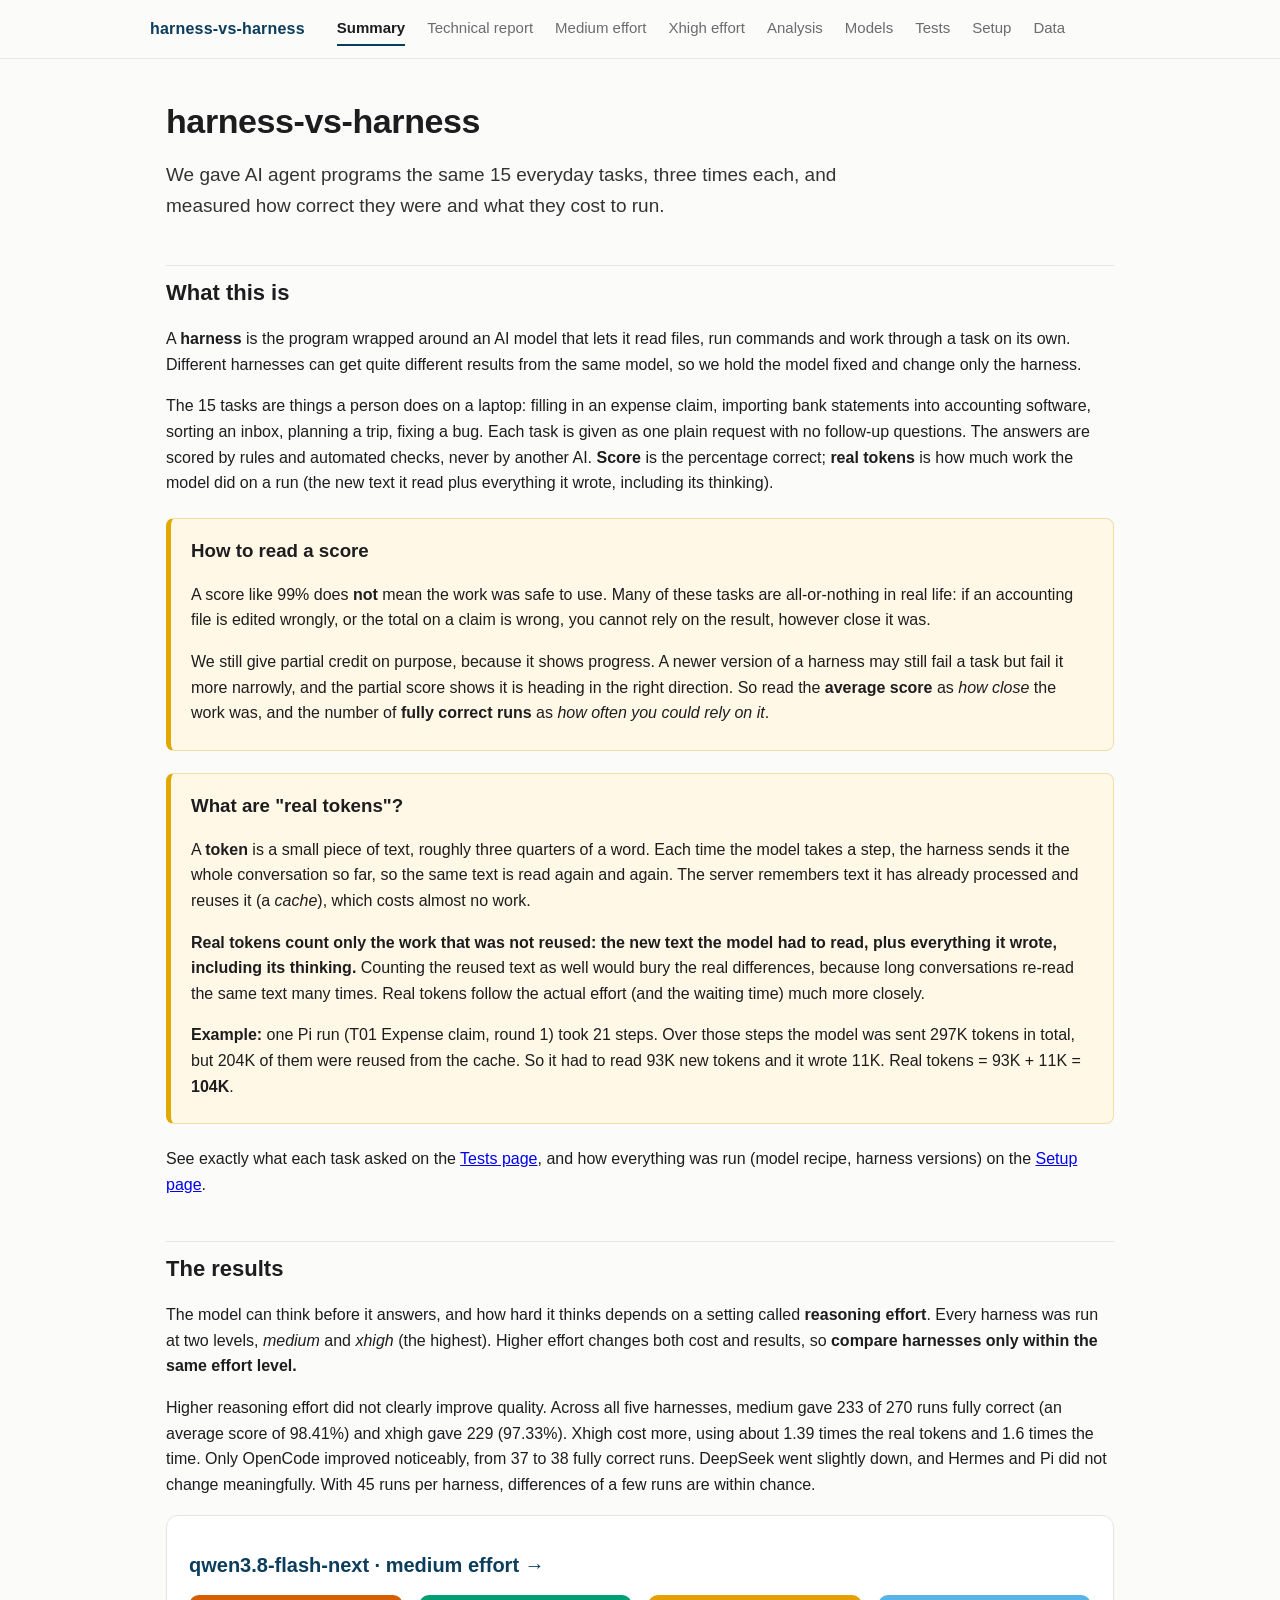
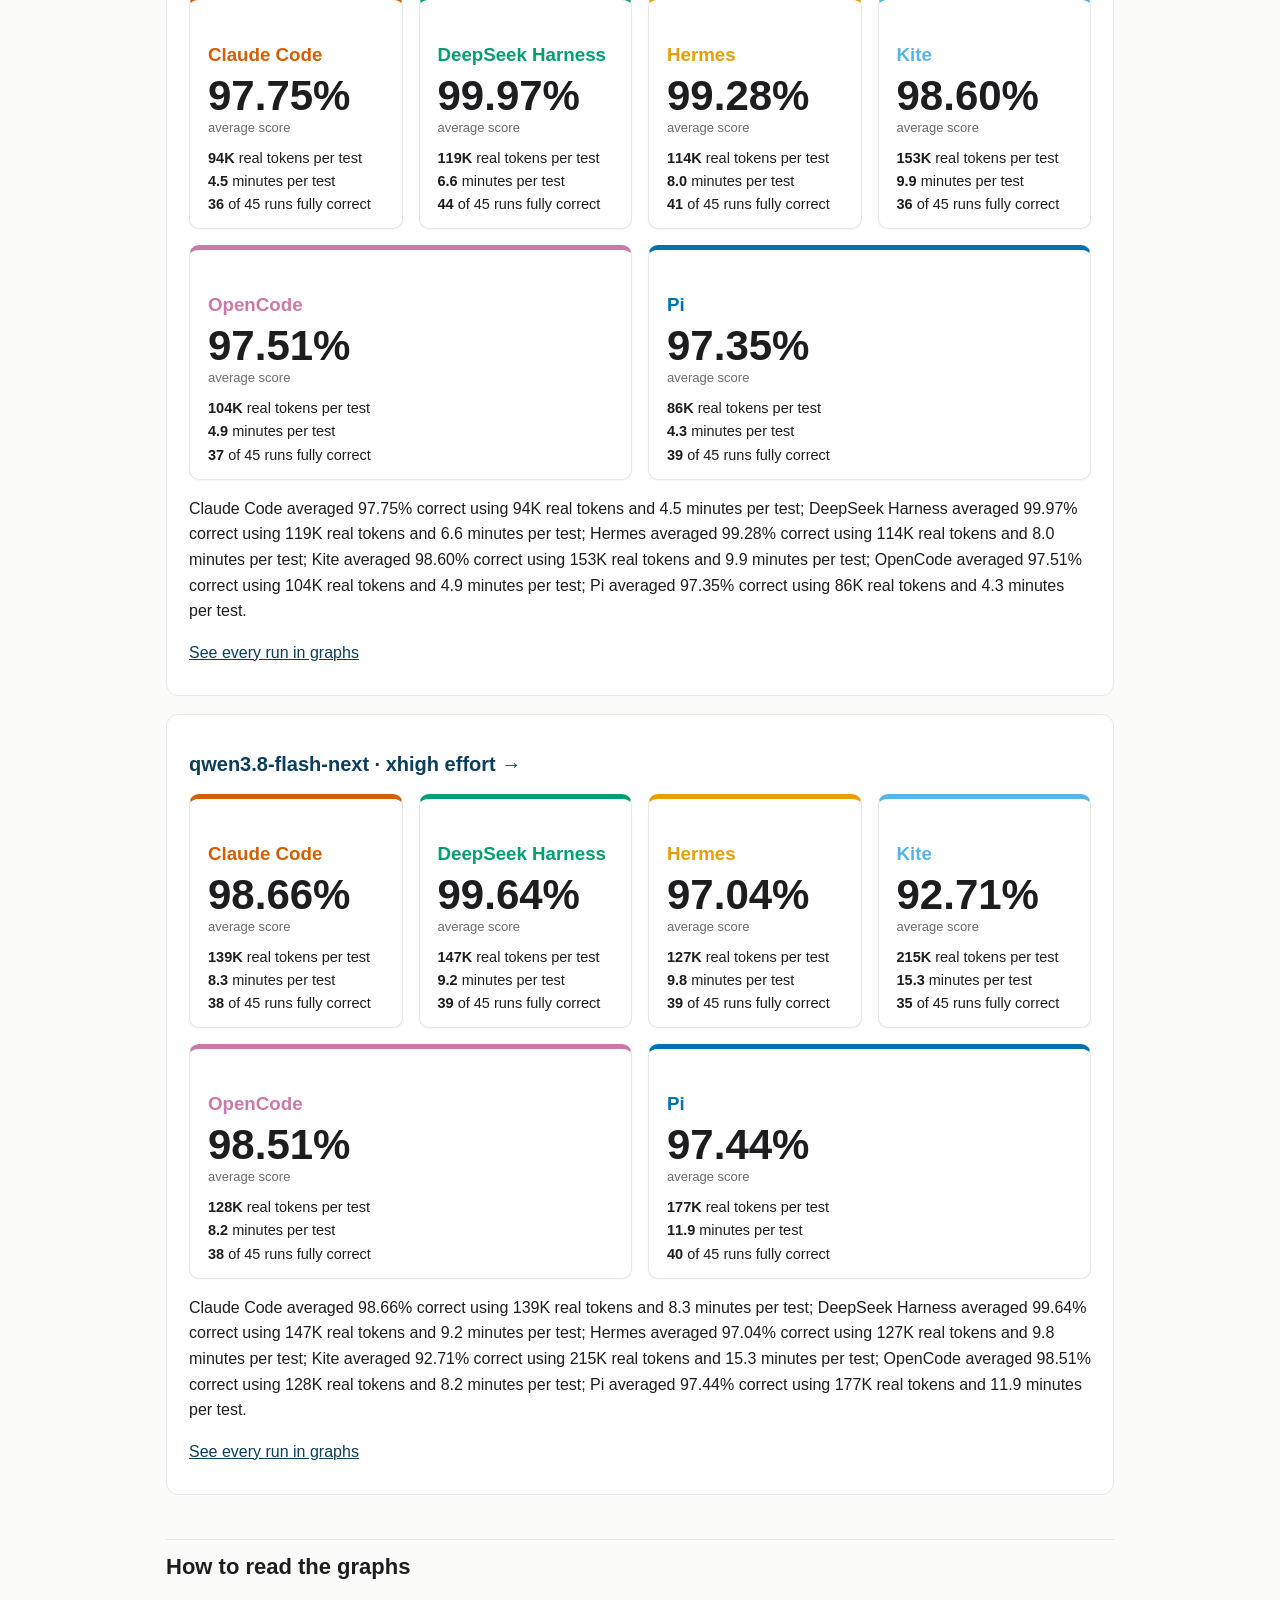
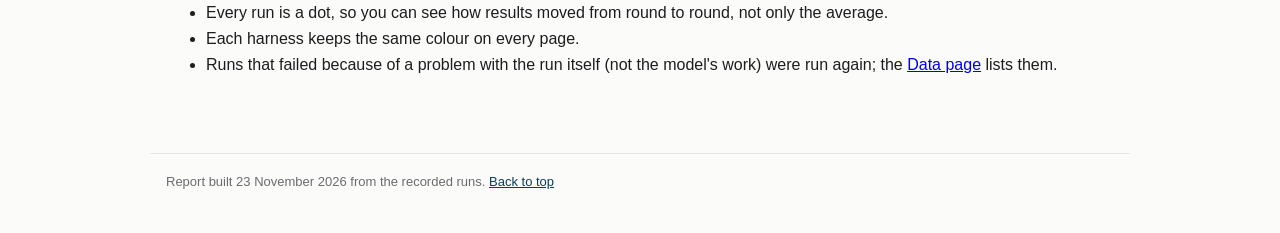
<file: index.html>
<!doctype html><html lang="en"><head><meta charset="utf-8"><meta name="viewport" content="width=device-width,initial-scale=1"><title>harness-vs-harness</title><link rel="stylesheet" href="assets/style.css"></head><body><nav><span class="brand">harness-vs-harness</span><a href="index.html" class=on>Summary</a><a href="report.html">Technical report</a><a href="qwen3-8-flash-next-medium.html">Medium effort</a><a href="qwen3-8-flash-next-xhigh.html">Xhigh effort</a><a href="analysis.html">Analysis</a><a href="models.html">Models</a><a href="tests.html">Tests</a><a href="setup.html">Setup</a><a href="data.html">Data</a></nav><main>
<h1 id="top">harness-vs-harness</h1>
<p class="lead">We gave AI agent programs the same 15 everyday tasks, three times each, and measured how correct they were and what they cost to run.</p>
<h2>What this is</h2>
<p>A <b>harness</b> is the program wrapped around an AI model that lets it read files, run commands and work through a task on its own.
Different harnesses can get quite different results from the same model, so we hold the model fixed and change only the harness.</p>
<p>The 15 tasks are things a person does on a laptop: filling in an expense claim, importing bank statements into accounting software,
sorting an inbox, planning a trip, fixing a bug. Each task is given as one plain request with no follow-up questions. The answers are scored by rules
and automated checks, never by another AI. <b>Score</b> is the percentage correct; <b>real tokens</b> is how much work the model did on a run
(the new text it read plus everything it wrote, including its thinking).</p>
<div class="note"><h3>How to read a score</h3>
<p>A score like 99% does <b>not</b> mean the work was safe to use. Many of these tasks are all-or-nothing in real life: if an accounting file is edited
wrongly, or the total on a claim is wrong, you cannot rely on the result, however close it was.</p>
<p>We still give partial credit on purpose, because it shows progress. A newer version of a harness may still fail a task but fail it more narrowly,
and the partial score shows it is heading in the right direction. So read the <b>average score</b> as <i>how close</i> the work was, and the number of
<b>fully correct runs</b> as <i>how often you could rely on it</i>.</p></div>
<div class="note"><h3>What are "real tokens"?</h3>
<p>A <b>token</b> is a small piece of text, roughly three quarters of a word. Each time the model takes a step, the harness sends it the whole
conversation so far, so the same text is read again and again. The server remembers text it has already processed and reuses it (a <i>cache</i>),
which costs almost no work.</p>
<p><b>Real tokens count only the work that was not reused: the new text the model had to read, plus everything it wrote, including its thinking.</b>
Counting the reused text as well would bury the real differences, because long conversations re-read the same text many times. Real tokens follow the
actual effort (and the waiting time) much more closely.</p>
<p><b>Example:</b> one Pi run (T01 Expense claim, round 1) took 21 steps. Over those steps the model was sent
297K tokens in total, but 204K of them were reused from the cache. So it had to read 93K new
tokens and it wrote 11K. Real tokens = 93K + 11K = <b>104K</b>.</p></div>

<p>See exactly what each task asked on the <a href="tests.html">Tests page</a>, and how everything was run (model recipe, harness versions) on the <a href="setup.html">Setup page</a>.</p>
<h2>The results</h2>
<p>The model can think before it answers, and how hard it thinks depends on a setting called <b>reasoning effort</b>. Every harness was run at two levels, <i>medium</i> and <i>xhigh</i> (the highest). Higher effort changes both cost and results, so <b>compare harnesses only within the same effort level.</b></p><p>Higher reasoning effort did not clearly improve quality. Across all five harnesses, medium gave 233 of 270 runs fully correct (an average score of 98.41%) and xhigh gave 229 (97.33%). Xhigh cost more, using about 1.39 times the real tokens and 1.6 times the time. Only OpenCode improved noticeably, from 37 to 38 fully correct runs. DeepSeek went slightly down, and Hermes and Pi did not change meaningfully. With 45 runs per harness, differences of a few runs are within chance.</p>
<div class="panel"><h3><a href="qwen3-8-flash-next-medium.html">qwen3.8-flash-next · medium effort &rarr;</a></h3><div class="cards"><div class="card" style="border-top:5px solid #D55E00"><h3 style="color:#D55E00">Claude Code</h3><div class="big">97.75%</div><div class="lab">average score</div><div class="row"><b>94K</b> real tokens per test</div><div class="row"><b>4.5</b> minutes per test</div><div class="row"><b>36</b> of 45 runs fully correct</div></div><div class="card" style="border-top:5px solid #009E73"><h3 style="color:#009E73">DeepSeek Harness</h3><div class="big">99.97%</div><div class="lab">average score</div><div class="row"><b>119K</b> real tokens per test</div><div class="row"><b>6.6</b> minutes per test</div><div class="row"><b>44</b> of 45 runs fully correct</div></div><div class="card" style="border-top:5px solid #E69F00"><h3 style="color:#E69F00">Hermes</h3><div class="big">99.28%</div><div class="lab">average score</div><div class="row"><b>114K</b> real tokens per test</div><div class="row"><b>8.0</b> minutes per test</div><div class="row"><b>41</b> of 45 runs fully correct</div></div><div class="card" style="border-top:5px solid #56B4E9"><h3 style="color:#56B4E9">Kite</h3><div class="big">98.60%</div><div class="lab">average score</div><div class="row"><b>153K</b> real tokens per test</div><div class="row"><b>9.9</b> minutes per test</div><div class="row"><b>36</b> of 45 runs fully correct</div></div><div class="card" style="border-top:5px solid #CC79A7"><h3 style="color:#CC79A7">OpenCode</h3><div class="big">97.51%</div><div class="lab">average score</div><div class="row"><b>104K</b> real tokens per test</div><div class="row"><b>4.9</b> minutes per test</div><div class="row"><b>37</b> of 45 runs fully correct</div></div><div class="card" style="border-top:5px solid #0072B2"><h3 style="color:#0072B2">Pi</h3><div class="big">97.35%</div><div class="lab">average score</div><div class="row"><b>86K</b> real tokens per test</div><div class="row"><b>4.3</b> minutes per test</div><div class="row"><b>39</b> of 45 runs fully correct</div></div></div><p>Claude Code averaged 97.75% correct using 94K real tokens and 4.5 minutes per test; DeepSeek Harness averaged 99.97% correct using 119K real tokens and 6.6 minutes per test; Hermes averaged 99.28% correct using 114K real tokens and 8.0 minutes per test; Kite averaged 98.60% correct using 153K real tokens and 9.9 minutes per test; OpenCode averaged 97.51% correct using 104K real tokens and 4.9 minutes per test; Pi averaged 97.35% correct using 86K real tokens and 4.3 minutes per test.</p><p><a href="qwen3-8-flash-next-medium.html">See every run in graphs</a></p></div><div class="panel"><h3><a href="qwen3-8-flash-next-xhigh.html">qwen3.8-flash-next · xhigh effort &rarr;</a></h3><div class="cards"><div class="card" style="border-top:5px solid #D55E00"><h3 style="color:#D55E00">Claude Code</h3><div class="big">98.66%</div><div class="lab">average score</div><div class="row"><b>139K</b> real tokens per test</div><div class="row"><b>8.3</b> minutes per test</div><div class="row"><b>38</b> of 45 runs fully correct</div></div><div class="card" style="border-top:5px solid #009E73"><h3 style="color:#009E73">DeepSeek Harness</h3><div class="big">99.64%</div><div class="lab">average score</div><div class="row"><b>147K</b> real tokens per test</div><div class="row"><b>9.2</b> minutes per test</div><div class="row"><b>39</b> of 45 runs fully correct</div></div><div class="card" style="border-top:5px solid #E69F00"><h3 style="color:#E69F00">Hermes</h3><div class="big">97.04%</div><div class="lab">average score</div><div class="row"><b>127K</b> real tokens per test</div><div class="row"><b>9.8</b> minutes per test</div><div class="row"><b>39</b> of 45 runs fully correct</div></div><div class="card" style="border-top:5px solid #56B4E9"><h3 style="color:#56B4E9">Kite</h3><div class="big">92.71%</div><div class="lab">average score</div><div class="row"><b>215K</b> real tokens per test</div><div class="row"><b>15.3</b> minutes per test</div><div class="row"><b>35</b> of 45 runs fully correct</div></div><div class="card" style="border-top:5px solid #CC79A7"><h3 style="color:#CC79A7">OpenCode</h3><div class="big">98.51%</div><div class="lab">average score</div><div class="row"><b>128K</b> real tokens per test</div><div class="row"><b>8.2</b> minutes per test</div><div class="row"><b>38</b> of 45 runs fully correct</div></div><div class="card" style="border-top:5px solid #0072B2"><h3 style="color:#0072B2">Pi</h3><div class="big">97.44%</div><div class="lab">average score</div><div class="row"><b>177K</b> real tokens per test</div><div class="row"><b>11.9</b> minutes per test</div><div class="row"><b>40</b> of 45 runs fully correct</div></div></div><p>Claude Code averaged 98.66% correct using 139K real tokens and 8.3 minutes per test; DeepSeek Harness averaged 99.64% correct using 147K real tokens and 9.2 minutes per test; Hermes averaged 97.04% correct using 127K real tokens and 9.8 minutes per test; Kite averaged 92.71% correct using 215K real tokens and 15.3 minutes per test; OpenCode averaged 98.51% correct using 128K real tokens and 8.2 minutes per test; Pi averaged 97.44% correct using 177K real tokens and 11.9 minutes per test.</p><p><a href="qwen3-8-flash-next-xhigh.html">See every run in graphs</a></p></div>
<h2>How to read the graphs</h2>
<ul><li>Every run is a dot, so you can see how results moved from round to round, not only the average.</li>
<li>Each harness keeps the same colour on every page.</li>
<li>Runs that failed because of a problem with the run itself (not the model's work) were run again; the <a href="data.html">Data page</a> lists them.</li></ul>
</main><footer>Report built 23 November 2026 from the recorded runs. <a href="#top">Back to top</a></footer></body></html>
</file>
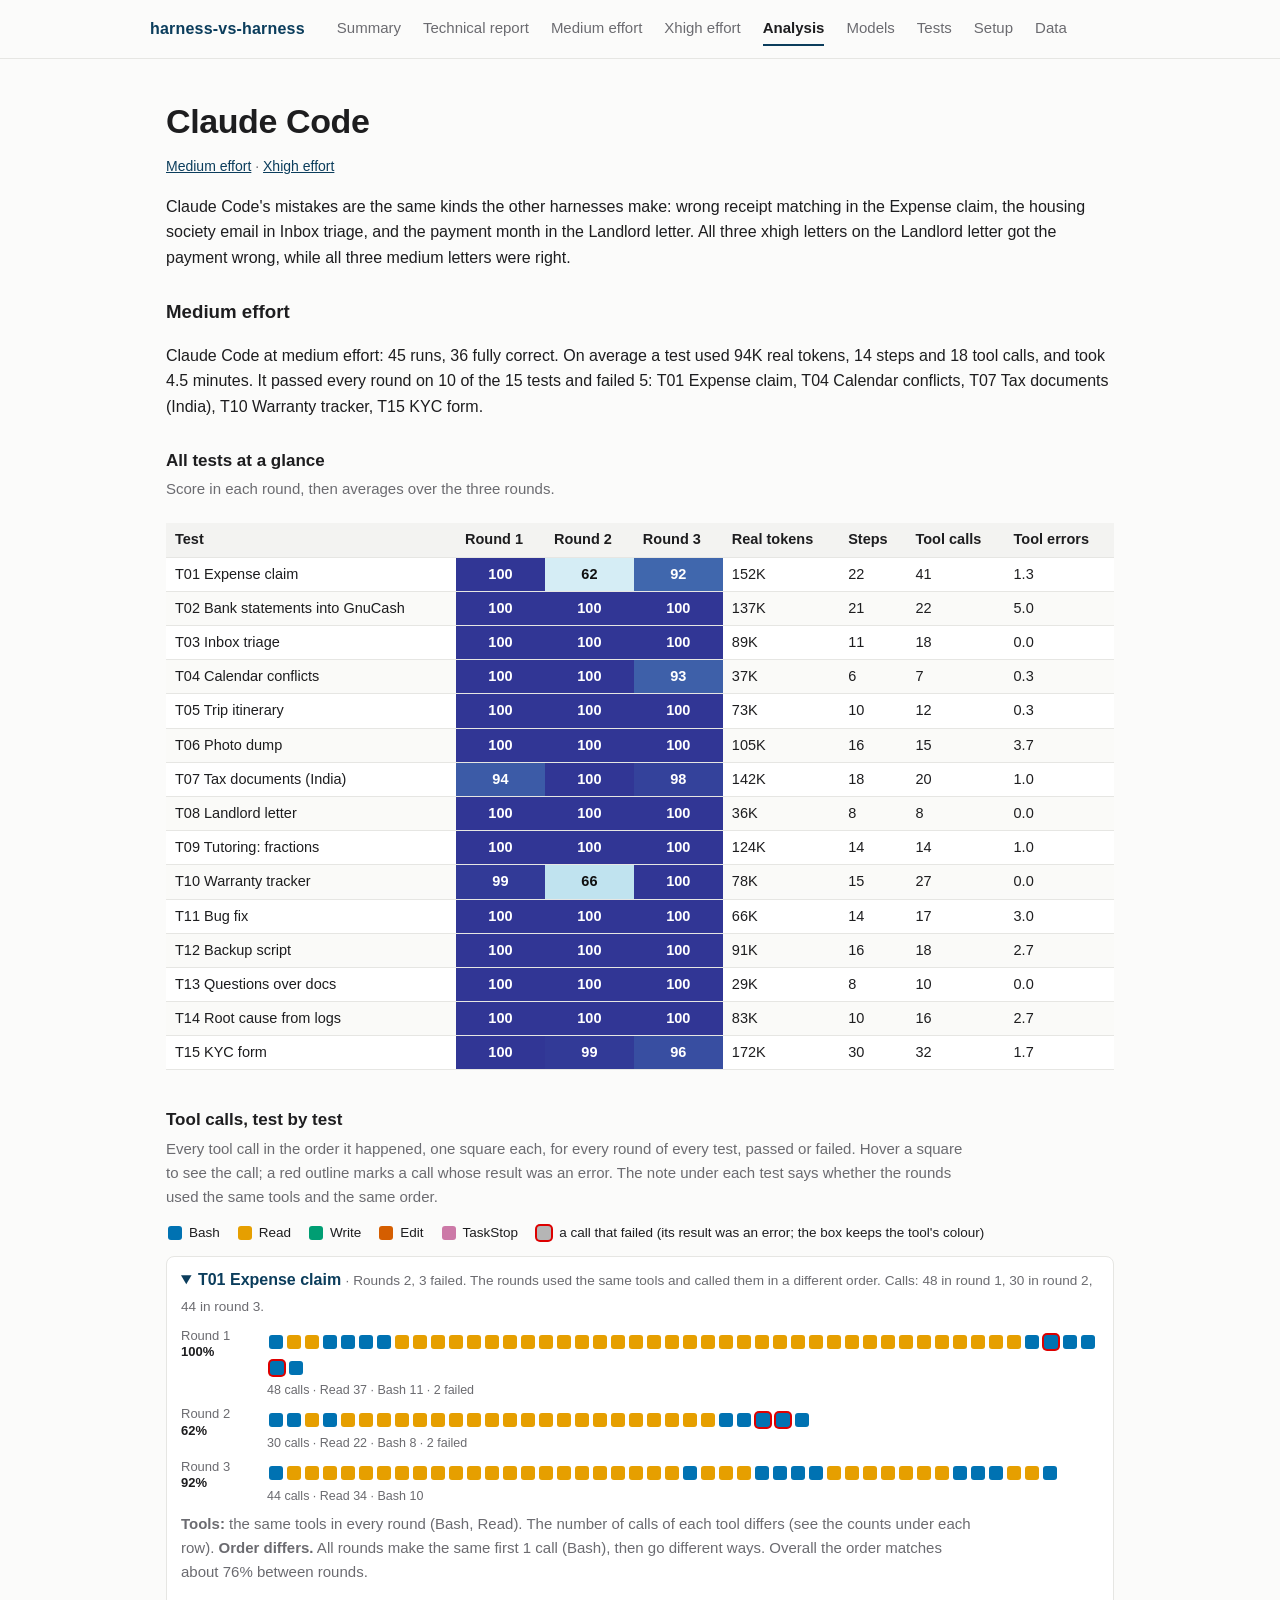
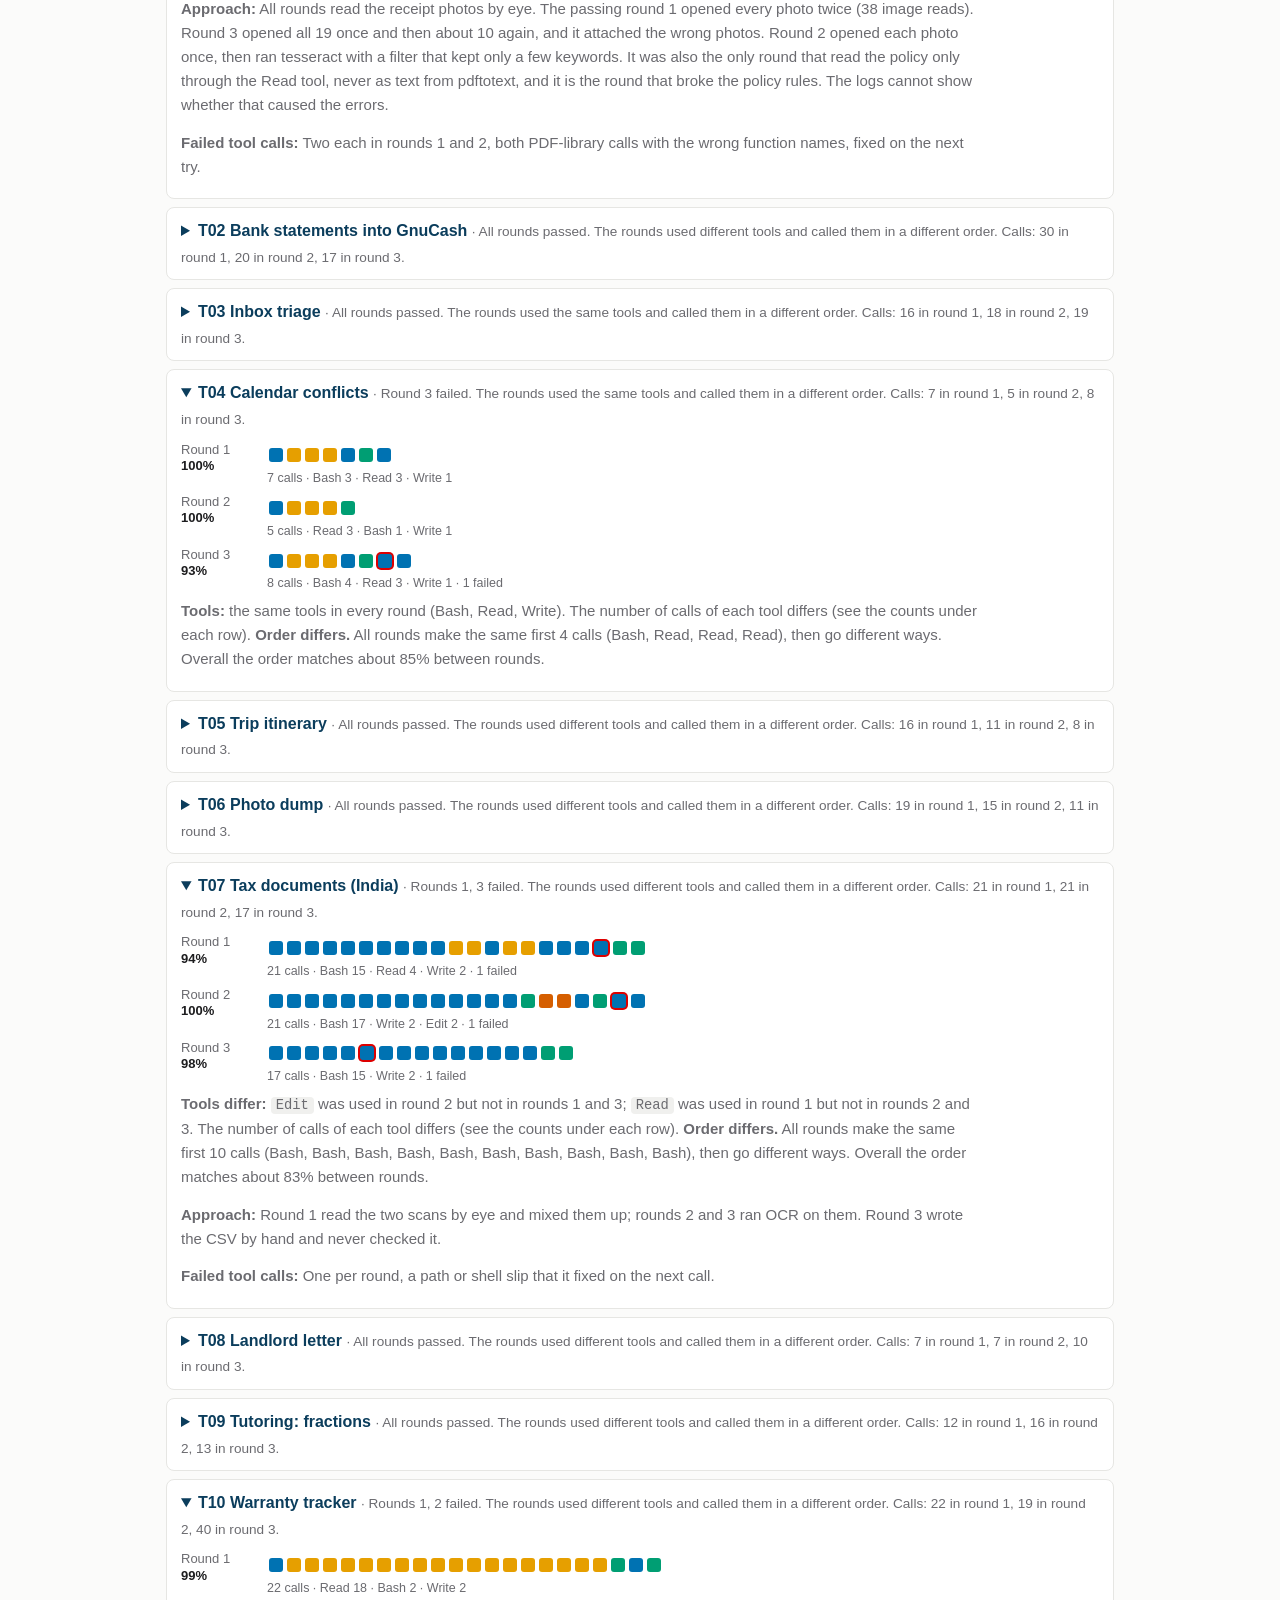
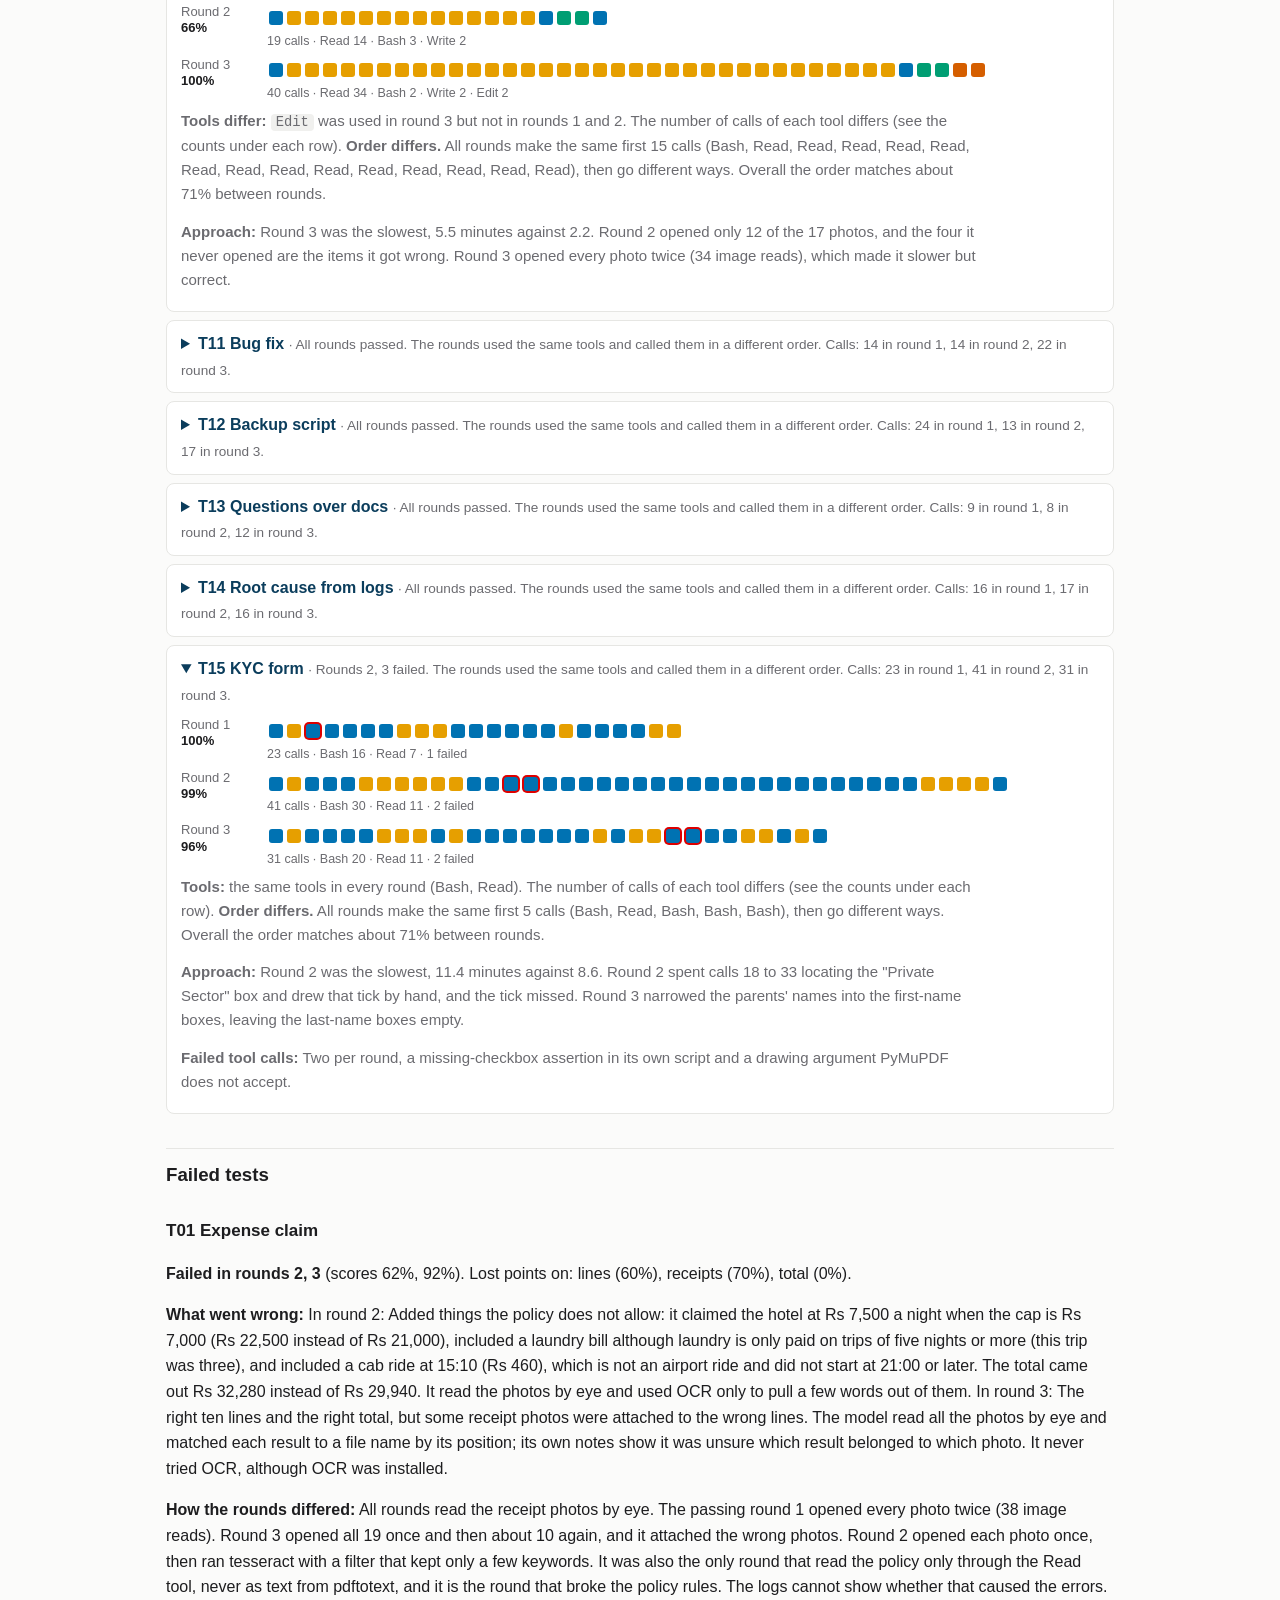
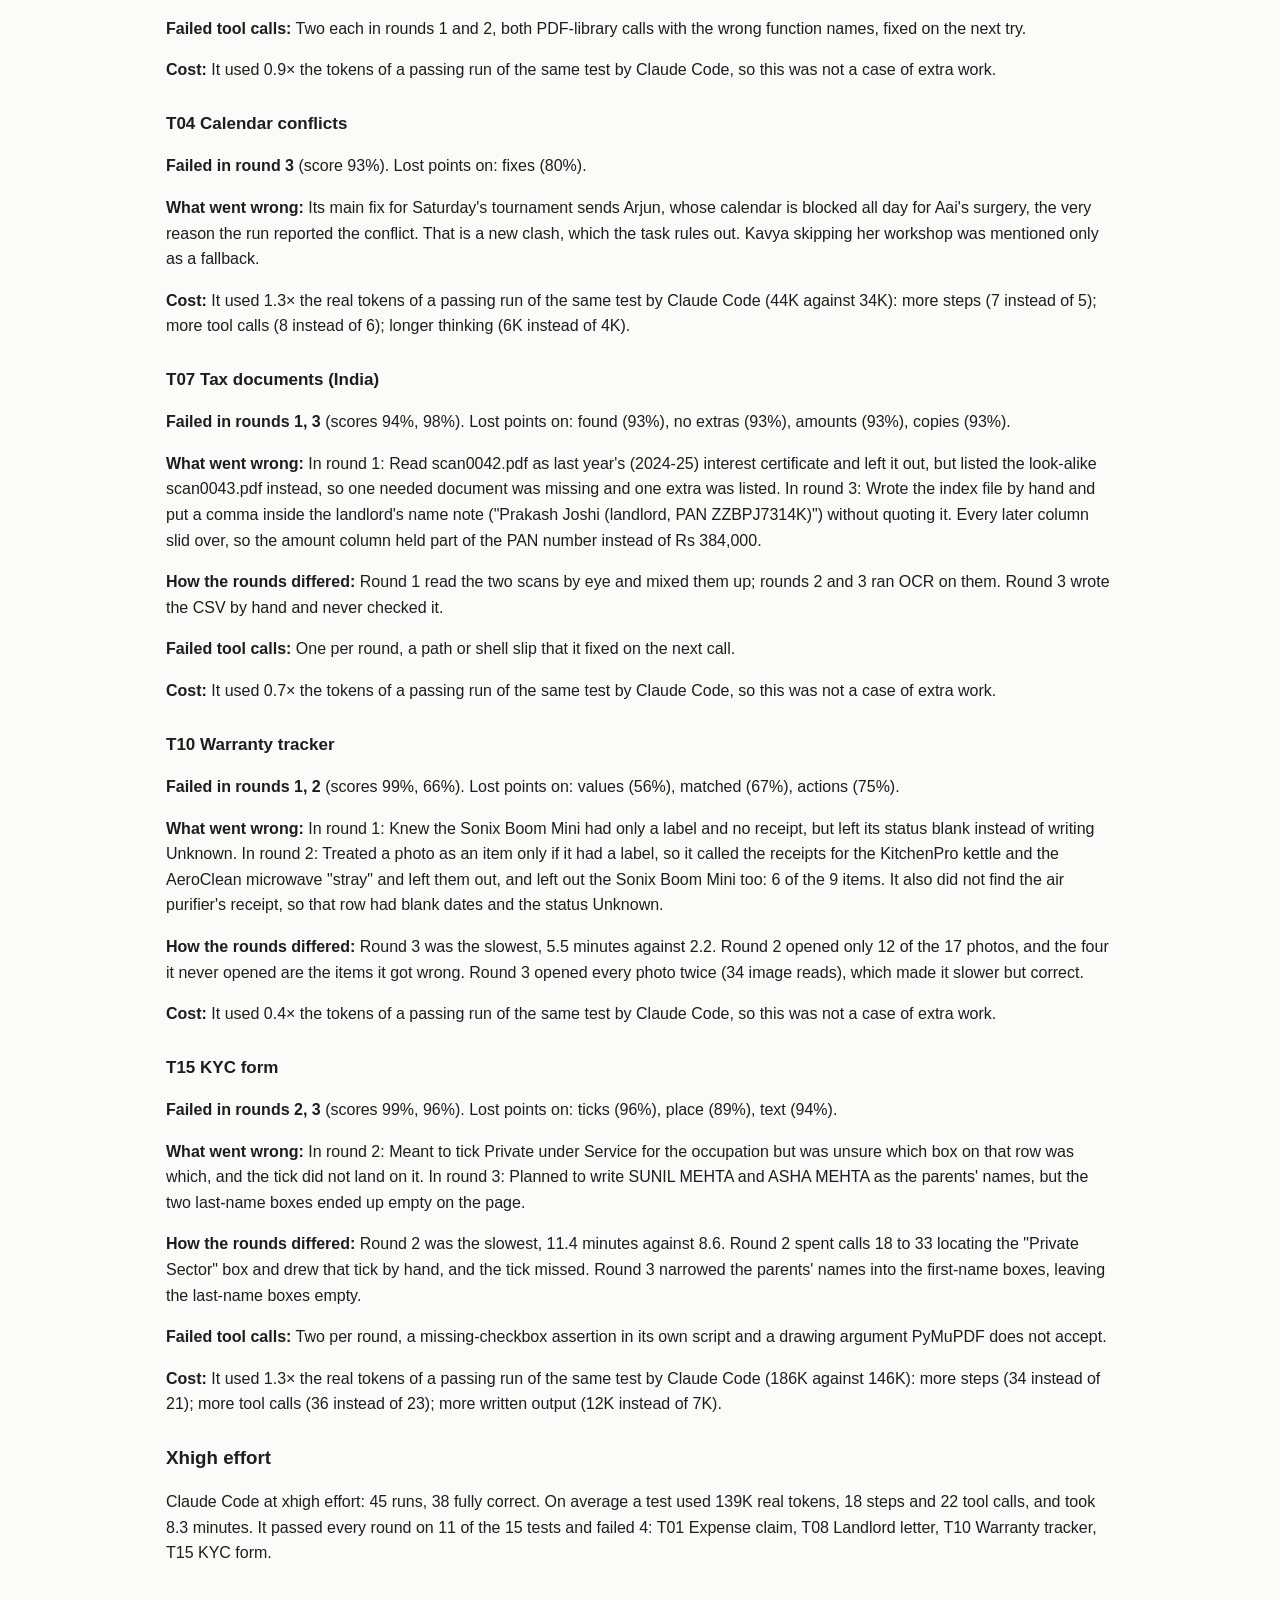
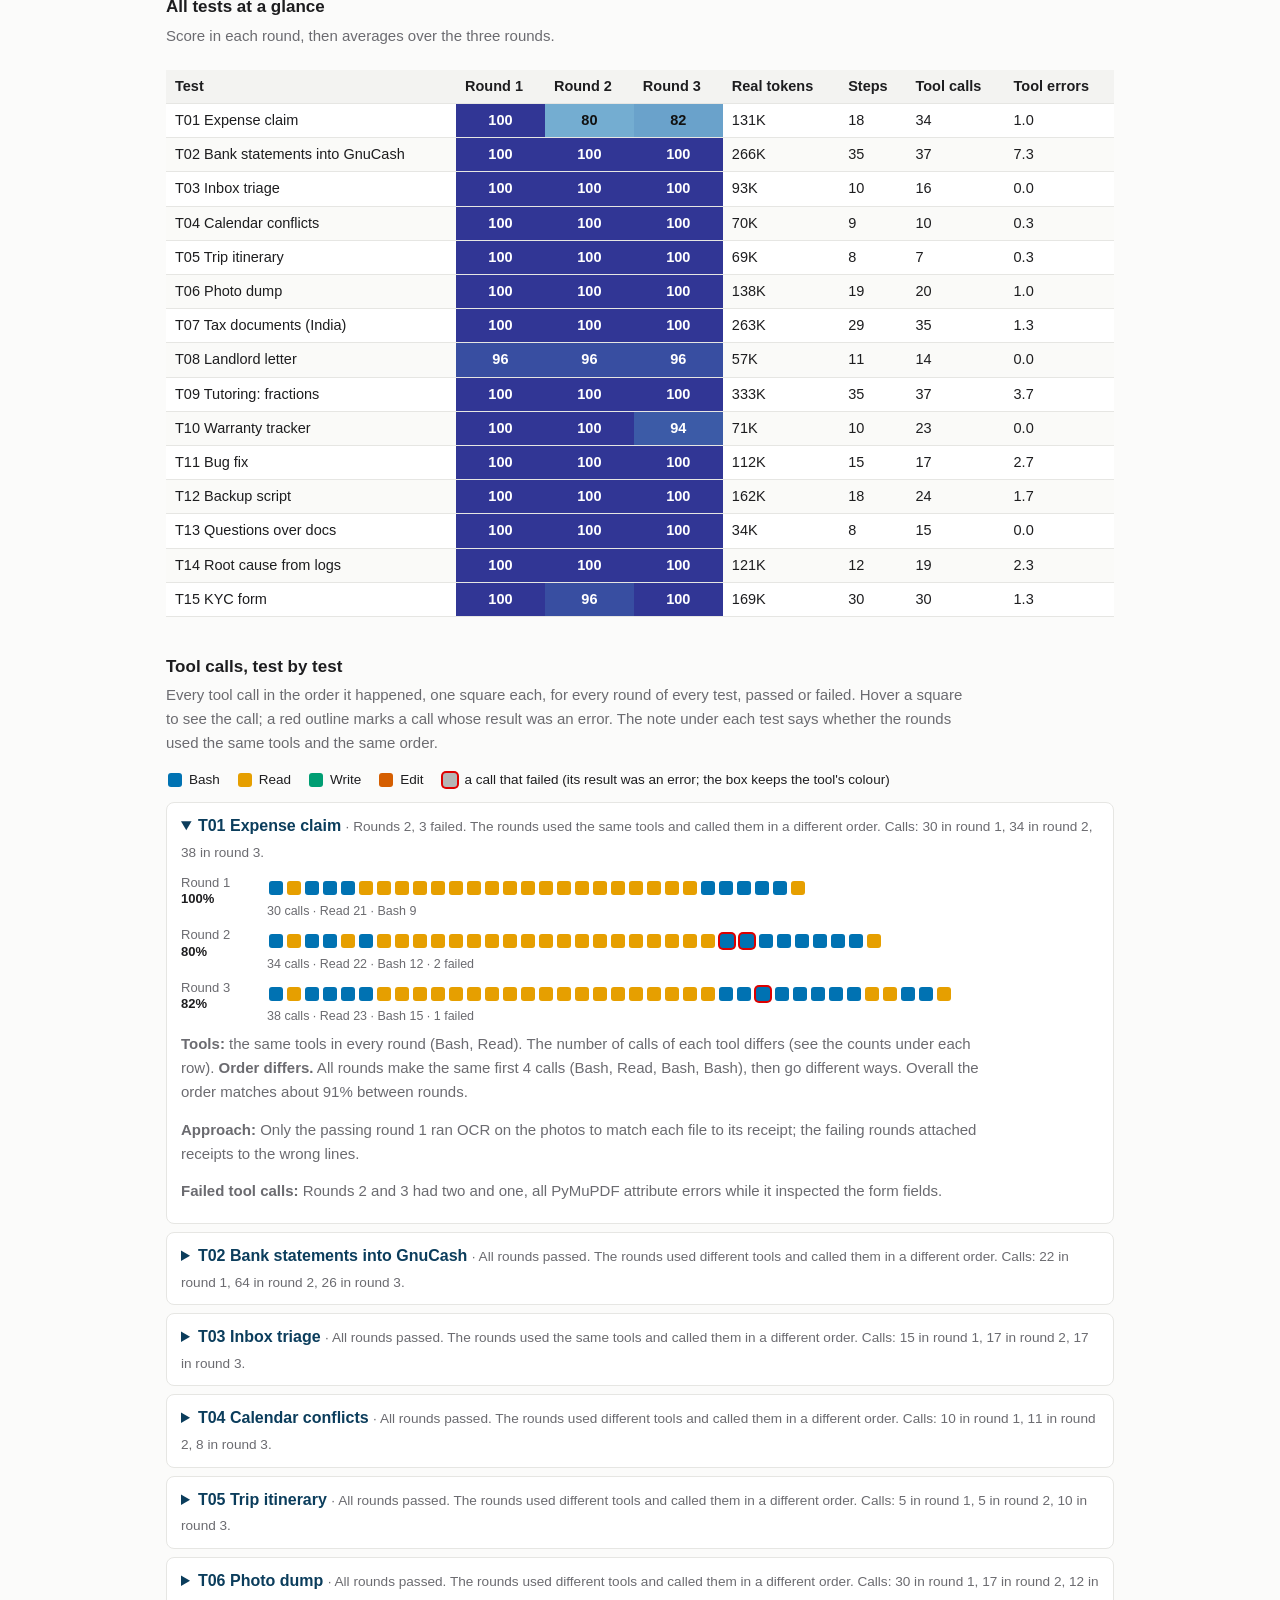
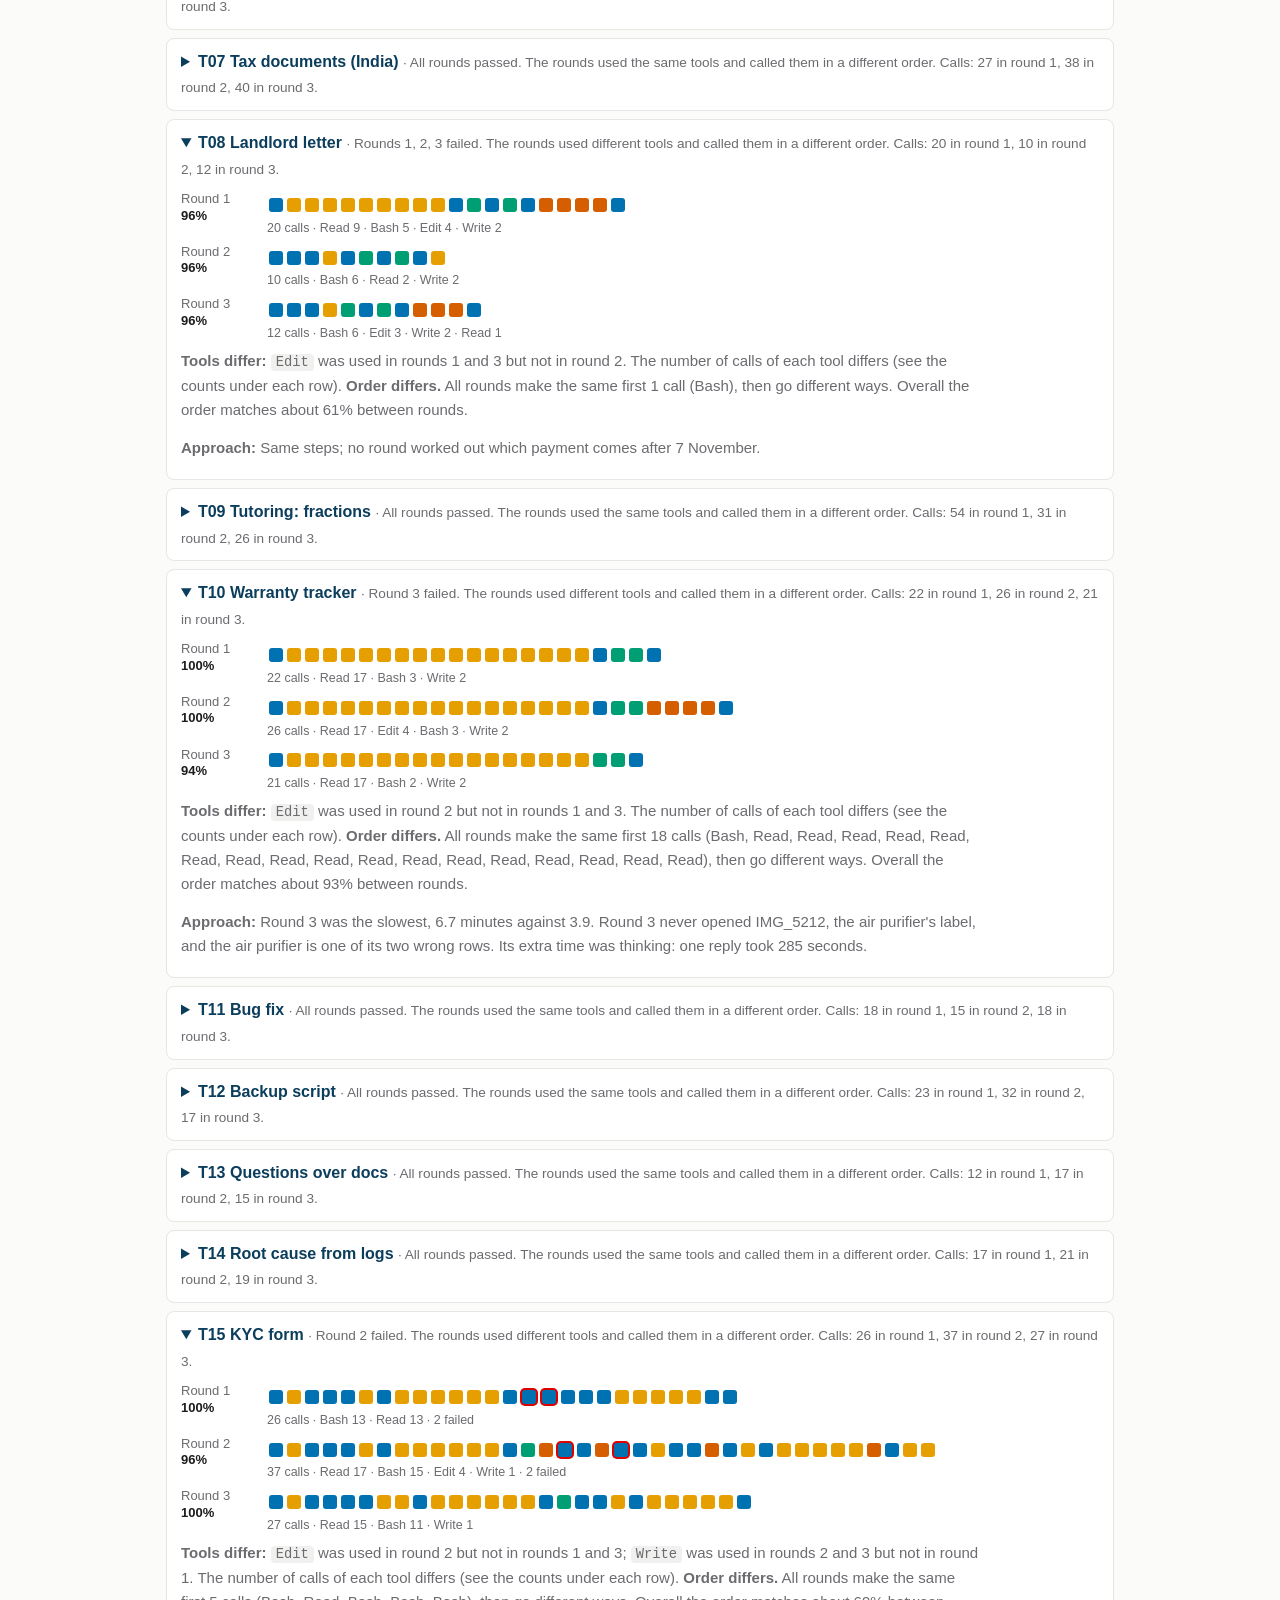
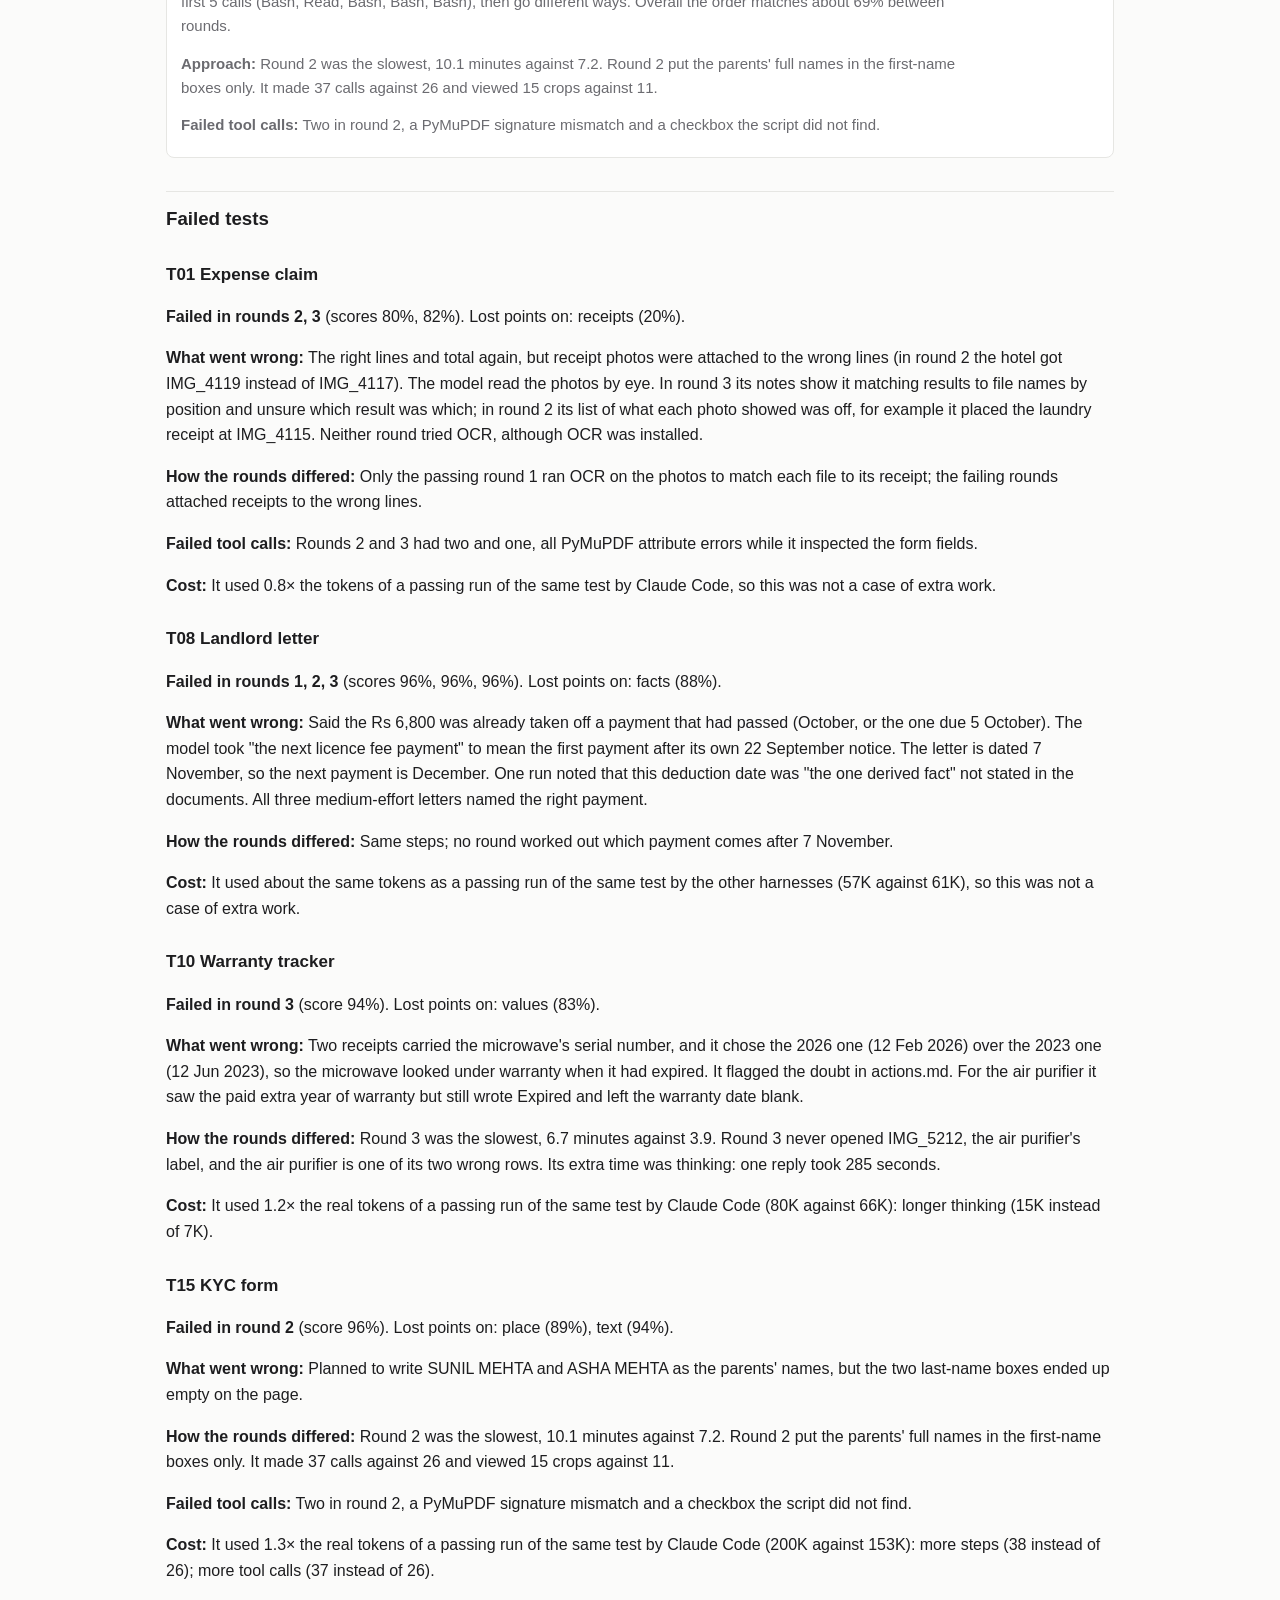
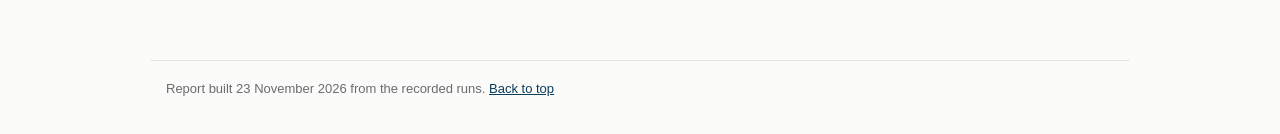
<file: analysis-claude.html>
<!doctype html><html lang="en"><head><meta charset="utf-8"><meta name="viewport" content="width=device-width,initial-scale=1"><title>Claude Code: analysis</title><link rel="stylesheet" href="assets/style.css"></head><body><nav><span class="brand">harness-vs-harness</span><a href="index.html">Summary</a><a href="report.html">Technical report</a><a href="qwen3-8-flash-next-medium.html">Medium effort</a><a href="qwen3-8-flash-next-xhigh.html">Xhigh effort</a><a href="analysis.html" class=on>Analysis</a><a href="models.html">Models</a><a href="tests.html">Tests</a><a href="setup.html">Setup</a><a href="data.html">Data</a></nav><main><h1 id="top">Claude Code</h1><p class="toc"><a href="#claude-medium">Medium effort</a> · <a href="#claude-xhigh">Xhigh effort</a></p><p>Claude Code's mistakes are the same kinds the other harnesses make: wrong receipt matching in the Expense claim, the housing society email in Inbox triage, and the payment month in the Landlord letter. All three xhigh letters on the Landlord letter got the payment wrong, while all three medium letters were right.</p><h3 id="claude-medium">Medium effort</h3><p>Claude Code at medium effort: 45 runs, 36 fully correct. On average a test used 94K real tokens, 14 steps and 18 tool calls, and took 4.5 minutes. It passed every round on 10 of the 15 tests and failed 5: T01 Expense claim, T04 Calendar conflicts, T07 Tax documents (India), T10 Warranty tracker, T15 KYC form.</p><h4>All tests at a glance</h4><p class="how">Score in each round, then averages over the three rounds.</p><div class="scroll"><table class="data glance"><thead><tr><th>Test</th><th>Round 1</th><th>Round 2</th><th>Round 3</th><th>Real tokens</th><th>Steps</th><th>Tool calls</th><th>Tool errors</th></tr></thead><tbody><tr><td>T01 Expense claim</td><td class="sc" style="background:rgb(49,54,149);color:#fff">100</td><td class="sc" style="background:rgb(213,237,245);color:#111">62</td><td class="sc" style="background:rgb(64,103,173);color:#fff">92</td><td>152K</td><td>22</td><td>41</td><td>1.3</td></tr><tr><td>T02 Bank statements into GnuCash</td><td class="sc" style="background:rgb(49,54,149);color:#fff">100</td><td class="sc" style="background:rgb(49,54,149);color:#fff">100</td><td class="sc" style="background:rgb(49,54,149);color:#fff">100</td><td>137K</td><td>21</td><td>22</td><td>5.0</td></tr><tr><td>T03 Inbox triage</td><td class="sc" style="background:rgb(49,54,149);color:#fff">100</td><td class="sc" style="background:rgb(49,54,149);color:#fff">100</td><td class="sc" style="background:rgb(49,54,149);color:#fff">100</td><td>89K</td><td>11</td><td>18</td><td>0.0</td></tr><tr><td>T04 Calendar conflicts</td><td class="sc" style="background:rgb(49,54,149);color:#fff">100</td><td class="sc" style="background:rgb(49,54,149);color:#fff">100</td><td class="sc" style="background:rgb(62,96,169);color:#fff">93</td><td>37K</td><td>6</td><td>7</td><td>0.3</td></tr><tr><td>T05 Trip itinerary</td><td class="sc" style="background:rgb(49,54,149);color:#fff">100</td><td class="sc" style="background:rgb(49,54,149);color:#fff">100</td><td class="sc" style="background:rgb(49,54,149);color:#fff">100</td><td>73K</td><td>10</td><td>12</td><td>0.3</td></tr><tr><td>T06 Photo dump</td><td class="sc" style="background:rgb(49,54,149);color:#fff">100</td><td class="sc" style="background:rgb(49,54,149);color:#fff">100</td><td class="sc" style="background:rgb(49,54,149);color:#fff">100</td><td>105K</td><td>16</td><td>15</td><td>3.7</td></tr><tr><td>T07 Tax documents (India)</td><td class="sc" style="background:rgb(60,91,167);color:#fff">94</td><td class="sc" style="background:rgb(49,54,149);color:#fff">100</td><td class="sc" style="background:rgb(52,66,155);color:#fff">98</td><td>142K</td><td>18</td><td>20</td><td>1.0</td></tr><tr><td>T08 Landlord letter</td><td class="sc" style="background:rgb(49,54,149);color:#fff">100</td><td class="sc" style="background:rgb(49,54,149);color:#fff">100</td><td class="sc" style="background:rgb(49,54,149);color:#fff">100</td><td>36K</td><td>8</td><td>8</td><td>0.0</td></tr><tr><td>T09 Tutoring: fractions</td><td class="sc" style="background:rgb(49,54,149);color:#fff">100</td><td class="sc" style="background:rgb(49,54,149);color:#fff">100</td><td class="sc" style="background:rgb(49,54,149);color:#fff">100</td><td>124K</td><td>14</td><td>14</td><td>1.0</td></tr><tr><td>T10 Warranty tracker</td><td class="sc" style="background:rgb(50,58,151);color:#fff">99</td><td class="sc" style="background:rgb(192,227,239);color:#111">66</td><td class="sc" style="background:rgb(49,54,149);color:#fff">100</td><td>78K</td><td>15</td><td>27</td><td>0.0</td></tr><tr><td>T11 Bug fix</td><td class="sc" style="background:rgb(49,54,149);color:#fff">100</td><td class="sc" style="background:rgb(49,54,149);color:#fff">100</td><td class="sc" style="background:rgb(49,54,149);color:#fff">100</td><td>66K</td><td>14</td><td>17</td><td>3.0</td></tr><tr><td>T12 Backup script</td><td class="sc" style="background:rgb(49,54,149);color:#fff">100</td><td class="sc" style="background:rgb(49,54,149);color:#fff">100</td><td class="sc" style="background:rgb(49,54,149);color:#fff">100</td><td>91K</td><td>16</td><td>18</td><td>2.7</td></tr><tr><td>T13 Questions over docs</td><td class="sc" style="background:rgb(49,54,149);color:#fff">100</td><td class="sc" style="background:rgb(49,54,149);color:#fff">100</td><td class="sc" style="background:rgb(49,54,149);color:#fff">100</td><td>29K</td><td>8</td><td>10</td><td>0.0</td></tr><tr><td>T14 Root cause from logs</td><td class="sc" style="background:rgb(49,54,149);color:#fff">100</td><td class="sc" style="background:rgb(49,54,149);color:#fff">100</td><td class="sc" style="background:rgb(49,54,149);color:#fff">100</td><td>83K</td><td>10</td><td>16</td><td>2.7</td></tr><tr><td>T15 KYC form</td><td class="sc" style="background:rgb(49,54,149);color:#fff">100</td><td class="sc" style="background:rgb(50,58,151);color:#fff">99</td><td class="sc" style="background:rgb(56,78,161);color:#fff">96</td><td>172K</td><td>30</td><td>32</td><td>1.7</td></tr></tbody></table></div><h4>Tool calls, test by test</h4><p class="how">Every tool call in the order it happened, one square each, for every round of every test, passed or failed. Hover a square to see the call; a red outline marks a call whose result was an error. The note under each test says whether the rounds used the same tools and the same order.</p><div class="legend"><span class="lg"><span class="tc" style="background:#0072B2"></span>Bash</span><span class="lg"><span class="tc" style="background:#E69F00"></span>Read</span><span class="lg"><span class="tc" style="background:#009E73"></span>Write</span><span class="lg"><span class="tc" style="background:#D55E00"></span>Edit</span><span class="lg"><span class="tc" style="background:#CC79A7"></span>TaskStop</span><span class="lg"><span class="tc err" style="background:#b5b5b5"></span>a call that failed (its result was an error; the box keeps the tool's colour)</span></div><details open><summary><b>T01 Expense claim</b> <span class="muted">· Rounds 2, 3 failed. The rounds used the same tools and called them in a different order. Calls: 48 in round 1, 30 in round 2, 44 in round 3.</span></summary><div class="strip"><div class="lab">Round 1<br><span class="sc2">100%</span></div><div class="sq"><span class="tc" style="background:#0072B2" title="Bash: find /home/arjun/task/input -type f | head -100; echo ---; ls /home/arjun/task"></span><span class="tc" style="background:#E69F00" title="Read: /home/arjun/task/input/trip_note.txt"></span><span class="tc" style="background:#E69F00" title="Read: /home/arjun/task/input/Travel_and_Expense_Policy_v3.2.pdf"></span><span class="tc" style="background:#0072B2" title="Bash: which pdftotext pdfinfo python3; python3 -c &quot;import pypdf&quot; 2&gt;&amp;1; python3 -c &quot;import fitz&quot; 2&gt;&amp;1 | head -1; pyth"></span><span class="tc" style="background:#0072B2" title="Bash: pdftotext -layout /home/arjun/task/input/Travel_and_Expense_Policy_v3.2.pdf - ; echo ===FORM===; pdftotext -la"></span><span class="tc" style="background:#0072B2" title="Bash: python3 - &lt;&lt;&#x27;EOF&#x27; import pymupdf doc = pymupdf.open(&#x27;input/Expense_Claim_Form_EC-1.pdf&#x27;) page = doc[0] for w i"></span><span class="tc" style="background:#0072B2" title="Bash: cd /home/arjun/task/input/receipts &amp;&amp; identify -format &quot;%f %wx%h\n&quot; *.jpg 2&gt;/dev/null || file *.jpg | head -20"></span><span class="tc" style="background:#E69F00" title="Read: /home/arjun/task/input/receipts/IMG_4101.jpg"></span><span class="tc" style="background:#E69F00" title="Read: /home/arjun/task/input/receipts/IMG_4102.jpg"></span><span class="tc" style="background:#E69F00" title="Read: /home/arjun/task/input/receipts/IMG_4103.jpg"></span><span class="tc" style="background:#E69F00" title="Read: /home/arjun/task/input/receipts/IMG_4104.jpg"></span><span class="tc" style="background:#E69F00" title="Read: /home/arjun/task/input/receipts/IMG_4105.jpg"></span><span class="tc" style="background:#E69F00" title="Read: /home/arjun/task/input/receipts/IMG_4106.jpg"></span><span class="tc" style="background:#E69F00" title="Read: /home/arjun/task/input/receipts/IMG_4107.jpg"></span><span class="tc" style="background:#E69F00" title="Read: /home/arjun/task/input/receipts/IMG_4108.jpg"></span><span class="tc" style="background:#E69F00" title="Read: /home/arjun/task/input/receipts/IMG_4109.jpg"></span><span class="tc" style="background:#E69F00" title="Read: /home/arjun/task/input/receipts/IMG_4110.jpg"></span><span class="tc" style="background:#E69F00" title="Read: /home/arjun/task/input/receipts/IMG_4111.jpg"></span><span class="tc" style="background:#E69F00" title="Read: /home/arjun/task/input/receipts/IMG_4112.jpg"></span><span class="tc" style="background:#E69F00" title="Read: /home/arjun/task/input/receipts/IMG_4113.jpg"></span><span class="tc" style="background:#E69F00" title="Read: /home/arjun/task/input/receipts/IMG_4114.jpg"></span><span class="tc" style="background:#E69F00" title="Read: /home/arjun/task/input/receipts/IMG_4115.jpg"></span><span class="tc" style="background:#E69F00" title="Read: /home/arjun/task/input/receipts/IMG_4116.jpg"></span><span class="tc" style="background:#E69F00" title="Read: /home/arjun/task/input/receipts/IMG_4117.jpg"></span><span class="tc" style="background:#E69F00" title="Read: /home/arjun/task/input/receipts/IMG_4118.jpg"></span><span class="tc" style="background:#E69F00" title="Read: /home/arjun/task/input/receipts/IMG_4119.jpg"></span><span class="tc" style="background:#E69F00" title="Read: /home/arjun/task/input/receipts/IMG_4108.jpg"></span><span class="tc" style="background:#E69F00" title="Read: /home/arjun/task/input/receipts/IMG_4109.jpg"></span><span class="tc" style="background:#E69F00" title="Read: /home/arjun/task/input/receipts/IMG_4107.jpg"></span><span class="tc" style="background:#E69F00" title="Read: /home/arjun/task/input/receipts/IMG_4110.jpg"></span><span class="tc" style="background:#E69F00" title="Read: /home/arjun/task/input/receipts/IMG_4111.jpg"></span><span class="tc" style="background:#E69F00" title="Read: /home/arjun/task/input/receipts/IMG_4112.jpg"></span><span class="tc" style="background:#E69F00" title="Read: /home/arjun/task/input/receipts/IMG_4113.jpg"></span><span class="tc" style="background:#E69F00" title="Read: /home/arjun/task/input/receipts/IMG_4114.jpg"></span><span class="tc" style="background:#E69F00" title="Read: /home/arjun/task/input/receipts/IMG_4115.jpg"></span><span class="tc" style="background:#E69F00" title="Read: /home/arjun/task/input/receipts/IMG_4116.jpg"></span><span class="tc" style="background:#E69F00" title="Read: /home/arjun/task/input/receipts/IMG_4117.jpg"></span><span class="tc" style="background:#E69F00" title="Read: /home/arjun/task/input/receipts/IMG_4118.jpg"></span><span class="tc" style="background:#E69F00" title="Read: /home/arjun/task/input/receipts/IMG_4119.jpg"></span><span class="tc" style="background:#E69F00" title="Read: /home/arjun/task/input/receipts/IMG_4101.jpg"></span><span class="tc" style="background:#E69F00" title="Read: /home/arjun/task/input/receipts/IMG_4102.jpg"></span><span class="tc" style="background:#E69F00" title="Read: /home/arjun/task/input/receipts/IMG_4103.jpg"></span><span class="tc" style="background:#0072B2" title="Bash: python3 - &lt;&lt;&#x27;EOF&#x27; import pymupdf doc = pymupdf.open(&#x27;/home/arjun/task/input/Expense_Claim_Form_EC-1.pdf&#x27;) page"></span><span class="tc err" style="background:#0072B2" title="Bash: mkdir -p /home/arjun/task/output &amp;&amp; python3 - &lt;&lt;&#x27;EOF&#x27; import pymupdf SRC=&#x27;/home/arjun/task/input/Expense_Claim (failed)"></span><span class="tc" style="background:#0072B2" title="Bash: python3 - &lt;&lt;&#x27;EOF&#x27; import pymupdf SRC=&#x27;/home/arjun/task/input/Expense_Claim_Form_EC-1.pdf&#x27; DST=&#x27;/home/arjun/tas"></span><span class="tc" style="background:#0072B2" title="Bash: python3 - &lt;&lt;&#x27;EOF&#x27; import pymupdf d = pymupdf.open(&#x27;/home/arjun/task/output/Expense_Claim_EC-1_filled.pdf&#x27;) for"></span><span class="tc err" style="background:#0072B2" title="Bash: python3 - &lt;&lt;&#x27;EOF&#x27; import pymupdf DST=&#x27;/home/arjun/task/output/Expense_Claim_EC-1_filled.pdf&#x27; d = pymupdf.open( (failed)"></span><span class="tc" style="background:#0072B2" title="Bash: python3 - &lt;&lt;&#x27;EOF&#x27; import pymupdf, os, shutil DST=&#x27;/home/arjun/task/output/Expense_Claim_EC-1_filled.pdf&#x27; d = p"></span><div class="cn">48 calls · Read 37 · Bash 11 · 2 failed</div></div></div><div class="strip"><div class="lab">Round 2<br><span class="sc2">62%</span></div><div class="sq"><span class="tc" style="background:#0072B2" title="Bash: find /home/arjun/task/input -type f | head -50; echo ---; cat /home/arjun/task/input/trip_note.txt"></span><span class="tc" style="background:#0072B2" title="Bash: which pdftk qpdf pdftotext python3; python3 -c &quot;import pypdf; print(&#x27;pypdf&#x27;, pypdf.__version__)&quot; 2&gt;&amp;1; python3"></span><span class="tc" style="background:#E69F00" title="Read: /home/arjun/task/input/Travel_and_Expense_Policy_v3.2.pdf"></span><span class="tc" style="background:#0072B2" title="Bash: python3 - &lt;&lt;&#x27;EOF&#x27; import pypdf r = pypdf.PdfReader(&#x27;input/Expense_Claim_Form_EC-1.pdf&#x27;) f = r.get_fields() for"></span><span class="tc" style="background:#E69F00" title="Read: /home/arjun/task/input/receipts/IMG_4101.jpg"></span><span class="tc" style="background:#E69F00" title="Read: /home/arjun/task/input/receipts/IMG_4102.jpg"></span><span class="tc" style="background:#E69F00" title="Read: /home/arjun/task/input/receipts/IMG_4103.jpg"></span><span class="tc" style="background:#E69F00" title="Read: /home/arjun/task/input/receipts/IMG_4104.jpg"></span><span class="tc" style="background:#E69F00" title="Read: /home/arjun/task/input/receipts/IMG_4105.jpg"></span><span class="tc" style="background:#E69F00" title="Read: /home/arjun/task/input/receipts/IMG_4106.jpg"></span><span class="tc" style="background:#E69F00" title="Read: /home/arjun/task/input/receipts/IMG_4107.jpg"></span><span class="tc" style="background:#E69F00" title="Read: /home/arjun/task/input/receipts/IMG_4101.jpg"></span><span class="tc" style="background:#E69F00" title="Read: /home/arjun/task/input/receipts/IMG_4108.jpg"></span><span class="tc" style="background:#E69F00" title="Read: /home/arjun/task/input/receipts/IMG_4109.jpg"></span><span class="tc" style="background:#E69F00" title="Read: /home/arjun/task/input/receipts/IMG_4110.jpg"></span><span class="tc" style="background:#E69F00" title="Read: /home/arjun/task/input/receipts/IMG_4111.jpg"></span><span class="tc" style="background:#E69F00" title="Read: /home/arjun/task/input/receipts/IMG_4112.jpg"></span><span class="tc" style="background:#E69F00" title="Read: /home/arjun/task/input/receipts/IMG_4113.jpg"></span><span class="tc" style="background:#E69F00" title="Read: /home/arjun/task/input/receipts/IMG_4114.jpg"></span><span class="tc" style="background:#E69F00" title="Read: /home/arjun/task/input/receipts/IMG_4113.jpg"></span><span class="tc" style="background:#E69F00" title="Read: /home/arjun/task/input/receipts/IMG_4115.jpg"></span><span class="tc" style="background:#E69F00" title="Read: /home/arjun/task/input/receipts/IMG_4116.jpg"></span><span class="tc" style="background:#E69F00" title="Read: /home/arjun/task/input/receipts/IMG_4117.jpg"></span><span class="tc" style="background:#E69F00" title="Read: /home/arjun/task/input/receipts/IMG_4118.jpg"></span><span class="tc" style="background:#E69F00" title="Read: /home/arjun/task/input/receipts/IMG_4119.jpg"></span><span class="tc" style="background:#0072B2" title="Bash: cd /home/arjun/task/input/receipts &amp;&amp; md5sum IMG_*.jpg | sort; which tesseract; python3 -c &quot;import pytesseract"></span><span class="tc" style="background:#0072B2" title="Bash: for f in IMG_*.jpg; do echo &quot;== $f&quot;; tesseract &quot;$f&quot; - 2&gt;/dev/null | grep -Ei &#x27;receipt no|bill no|invoice no|pn"></span><span class="tc err" style="background:#0072B2" title="Bash: cd /home/arjun/task &amp;&amp; mkdir -p output &amp;&amp; python3 - &lt;&lt;&#x27;EOF&#x27; import pypdf r = pypdf.PdfReader(&#x27;input/Expense_Cl (failed)"></span><span class="tc err" style="background:#0072B2" title="Bash: python3 - &lt;&lt;&#x27;EOF&#x27; import pypdf r = pypdf.PdfReader(&#x27;output/Expense_Claim_EC-1_filled.pdf&#x27;) f = r.get_fields()  (failed)"></span><span class="tc" style="background:#0072B2" title="Bash: python3 - &lt;&lt;&#x27;EOF&#x27; import pypdf r = pypdf.PdfReader(&#x27;/home/arjun/task/output/Expense_Claim_EC-1_filled.pdf&#x27;) f "></span><div class="cn">30 calls · Read 22 · Bash 8 · 2 failed</div></div></div><div class="strip"><div class="lab">Round 3<br><span class="sc2">92%</span></div><div class="sq"><span class="tc" style="background:#0072B2" title="Bash: find /home/arjun/task/input -type f | head -50 &amp;&amp; echo --- &amp;&amp; cat /home/arjun/task/input/trip_note.txt"></span><span class="tc" style="background:#E69F00" title="Read: /home/arjun/task/input/Travel_and_Expense_Policy_v3.2.pdf"></span><span class="tc" style="background:#E69F00" title="Read: /home/arjun/task/input/Expense_Claim_Form_EC-1.pdf"></span><span class="tc" style="background:#E69F00" title="Read: /home/arjun/task/input/receipts/IMG_4101.jpg"></span><span class="tc" style="background:#E69F00" title="Read: /home/arjun/task/input/receipts/IMG_4102.jpg"></span><span class="tc" style="background:#E69F00" title="Read: /home/arjun/task/input/receipts/IMG_4103.jpg"></span><span class="tc" style="background:#E69F00" title="Read: /home/arjun/task/input/receipts/IMG_4104.jpg"></span><span class="tc" style="background:#E69F00" title="Read: /home/arjun/task/input/receipts/IMG_4105.jpg"></span><span class="tc" style="background:#E69F00" title="Read: /home/arjun/task/input/receipts/IMG_4106.jpg"></span><span class="tc" style="background:#E69F00" title="Read: /home/arjun/task/input/receipts/IMG_4107.jpg"></span><span class="tc" style="background:#E69F00" title="Read: /home/arjun/task/input/receipts/IMG_4108.jpg"></span><span class="tc" style="background:#E69F00" title="Read: /home/arjun/task/input/receipts/IMG_4109.jpg"></span><span class="tc" style="background:#E69F00" title="Read: /home/arjun/task/input/receipts/IMG_4110.jpg"></span><span class="tc" style="background:#E69F00" title="Read: /home/arjun/task/input/receipts/IMG_4101.jpg"></span><span class="tc" style="background:#E69F00" title="Read: /home/arjun/task/input/receipts/IMG_4111.jpg"></span><span class="tc" style="background:#E69F00" title="Read: /home/arjun/task/input/receipts/IMG_4112.jpg"></span><span class="tc" style="background:#E69F00" title="Read: /home/arjun/task/input/receipts/IMG_4113.jpg"></span><span class="tc" style="background:#E69F00" title="Read: /home/arjun/task/input/receipts/IMG_4114.jpg"></span><span class="tc" style="background:#E69F00" title="Read: /home/arjun/task/input/receipts/IMG_4115.jpg"></span><span class="tc" style="background:#E69F00" title="Read: /home/arjun/task/input/receipts/IMG_4116.jpg"></span><span class="tc" style="background:#E69F00" title="Read: /home/arjun/task/input/receipts/IMG_4117.jpg"></span><span class="tc" style="background:#E69F00" title="Read: /home/arjun/task/input/receipts/IMG_4118.jpg"></span><span class="tc" style="background:#E69F00" title="Read: /home/arjun/task/input/receipts/IMG_4119.jpg"></span><span class="tc" style="background:#0072B2" title="Bash: cd /home/arjun/task/input/receipts &amp;&amp; file IMG_4101.jpg IMG_4111.jpg IMG_4116.jpg &amp;&amp; ls -la"></span><span class="tc" style="background:#E69F00" title="Read: /home/arjun/task/input/receipts/IMG_4101.jpg"></span><span class="tc" style="background:#E69F00" title="Read: /home/arjun/task/input/receipts/IMG_4111.jpg"></span><span class="tc" style="background:#E69F00" title="Read: /home/arjun/task/input/receipts/IMG_4116.jpg"></span><span class="tc" style="background:#0072B2" title="Bash: cd /home/arjun/task/input &amp;&amp; which pdftotext python3; python3 -c &quot;import pypdf&quot; 2&gt;&amp;1; python3 -c &quot;import fitz&quot;"></span><span class="tc" style="background:#0072B2" title="Bash: cd /home/arjun/task/input &amp;&amp; pdftotext -layout Travel_and_Expense_Policy_v3.2.pdf -"></span><span class="tc" style="background:#0072B2" title="Bash: cd /home/arjun/task/input &amp;&amp; python3 -I -c &quot; import pypdf r = pypdf.PdfReader(&#x27;Expense_Claim_Form_EC-1.pdf&#x27;) f"></span><span class="tc" style="background:#0072B2" title="Bash: pdftotext -layout Expense_Claim_Form_EC-1.pdf - ; mkdir -p /home/arjun/task/output"></span><span class="tc" style="background:#E69F00" title="Read: /home/arjun/task/input/receipts/IMG_4112.jpg"></span><span class="tc" style="background:#E69F00" title="Read: /home/arjun/task/input/receipts/IMG_4117.jpg"></span><span class="tc" style="background:#E69F00" title="Read: /home/arjun/task/input/receipts/IMG_4118.jpg"></span><span class="tc" style="background:#E69F00" title="Read: /home/arjun/task/input/receipts/IMG_4119.jpg"></span><span class="tc" style="background:#E69F00" title="Read: /home/arjun/task/input/receipts/IMG_4113.jpg"></span><span class="tc" style="background:#E69F00" title="Read: /home/arjun/task/input/receipts/IMG_4114.jpg"></span><span class="tc" style="background:#E69F00" title="Read: /home/arjun/task/input/receipts/IMG_4115.jpg"></span><span class="tc" style="background:#0072B2" title="Bash: python3 -I - &lt;&lt;&#x27;EOF&#x27; import pypdf r = pypdf.PdfReader(&#x27;/home/arjun/task/input/Expense_Claim_Form_EC-1.pdf&#x27;) w "></span><span class="tc" style="background:#0072B2" title="Bash: cd /home/arjun/task/output &amp;&amp; python3 -I -c &quot; import pymupdf d = pymupdf.open(&#x27;Expense_Claim_EC-1_filled.pdf&#x27;)"></span><span class="tc" style="background:#0072B2" title="Bash: md5sum /home/arjun/task/input/receipts/*.jpg | sort"></span><span class="tc" style="background:#E69F00" title="Read: /home/arjun/task/input/receipts/IMG_4112.jpg"></span><span class="tc" style="background:#E69F00" title="Read: /home/arjun/task/output/check.png"></span><span class="tc" style="background:#0072B2" title="Bash: rm /home/arjun/task/output/check.png &amp;&amp; ls -la /home/arjun/task/output /home/arjun/task/input/Expense_Claim_Fo"></span><div class="cn">44 calls · Read 34 · Bash 10</div></div></div><p class="how"><b>Tools:</b> the same tools in every round (Bash, Read). The number of calls of each tool differs (see the counts under each row). <b>Order differs.</b> All rounds make the same first 1 call (Bash), then go different ways. Overall the order matches about 76% between rounds.</p><p class="how"><b>Approach:</b> All rounds read the receipt photos by eye. The passing round 1 opened every photo twice (38 image reads). Round 3 opened all 19 once and then about 10 again, and it attached the wrong photos. Round 2 opened each photo once, then ran tesseract with a filter that kept only a few keywords. It was also the only round that read the policy only through the Read tool, never as text from pdftotext, and it is the round that broke the policy rules. The logs cannot show whether that caused the errors.</p><p class="how"><b>Failed tool calls:</b> Two each in rounds 1 and 2, both PDF-library calls with the wrong function names, fixed on the next try.</p></details><details><summary><b>T02 Bank statements into GnuCash</b> <span class="muted">· All rounds passed. The rounds used different tools and called them in a different order. Calls: 30 in round 1, 20 in round 2, 17 in round 3.</span></summary><div class="strip"><div class="lab">Round 1<br><span class="sc2">100%</span></div><div class="sq"><span class="tc" style="background:#0072B2" title="Bash: ls -la /home/arjun/task/input /home/arjun/task/input/statements /home/arjun/task/output 2&gt;&amp;1"></span><span class="tc" style="background:#0072B2" title="Bash: cp /home/arjun/task/input/Mehta_household.gnucash /home/arjun/task/output/Mehta_household.before.gnucash &amp;&amp; cp"></span><span class="tc" style="background:#0072B2" title="Bash: head -c 2000 /home/arjun/task/input/Mehta_household.gnucash"></span><span class="tc err" style="background:#0072B2" title="Bash: which gnucash; gnucash --version 2&gt;&amp;1 | head -2; python3 -c &quot;import sqlite3; print(&#x27;sqlite3 ok&#x27;)&quot; (failed)"></span><span class="tc err" style="background:#0072B2" title="Bash: cd /tmp &amp;&amp; gnucash --no-start-page --convert /home/arjun/task/work.gnucash --output /home/arjun/task/work.xml  (failed)"></span><span class="tc err" style="background:#0072B2" title="Bash: which xvfb-run Xvfb dbus-run-session; GNUCASH_DISABLE_WINDOWS=yes gnucash --version 2&gt;&amp;1 | head -2; gnucash -- (failed)"></span><span class="tc err" style="background:#0072B2" title="Bash: cd /home/arjun/task &amp;&amp; xvfb-run -a dbus-run-session gnucash --no-start-page --convert work.gnucash --output wo (failed)"></span><span class="tc" style="background:#0072B2" title="Bash: xvfb-run -a dbus-run-session gnucash --help 2&gt;&amp;1 | head -40"></span><span class="tc" style="background:#0072B2" title="Bash: xvfb-run -a dbus-run-session gnucash --help 2&gt;&amp;1 | sed -n &#x27;20,120p&#x27;"></span><span class="tc" style="background:#0072B2" title="Bash: xvfb-run -a dbus-run-session gnucash -v 2&gt;&amp;1 | grep -v AT-SPI; echo ---; dpkg -l gnucash 2&gt;/dev/null | tail -2"></span><span class="tc err" style="background:#0072B2" title="Bash: xvfb-run -a dbus-run-session gnucash --nofile --convert work.gnucash --output /home/arjun/task/work.xml 2&gt;&amp;1 | (failed)"></span><span class="tc err" style="background:#0072B2" title="Bash: ls /usr/lib/x86_64-linux-gnu/gnucash/ 2&gt;/dev/null | head -30; which gnc-cli gnc-fq-dump; python3 -c &quot;import gi (failed)"></span><span class="tc err" style="background:#0072B2" title="Bash: xvfb-run -a dbus-run-session gnucash --convert=work.gnucash --output=/home/arjun/task/work.xml 2&gt;&amp;1 | grep -vi (failed)"></span><span class="tc" style="background:#0072B2" title="Bash: xvfb-run -a dbus-run-session gnucash --help-all 2&gt;&amp;1 | grep -viE &#x27;at-spi|dbind&#x27;"></span><span class="tc" style="background:#0072B2" title="Bash: cat &gt; /tmp/t.scm &lt;&lt;&#x27;EOF&#x27; (use-modules (gnc)) (gnc:log-set-param-log-level &quot;warn&quot;) (display &quot;GUILE-OK\n&quot;) (disp"></span><span class="tc" style="background:#0072B2" title="Bash: grep -aviE &#x27;at-spi|dbind&#x27; /tmp/claude-1001/-home-arjun-task/9ce045aa-5f5f-418f-a4ce-b9eb99bb5cf7/tasks/b9w8p4n"></span><span class="tc" style="background:#CC79A7" title="TaskStop: {&quot;task_id&quot;: &quot;b9w8p4n1o&quot;}"></span><span class="tc" style="background:#0072B2" title="Bash: ls /usr/share/gnucash/scm/ 2&gt;/dev/null; pkill -f gnucash; sleep 1; pgrep -fa gnucash"></span><span class="tc err" style="background:#0072B2" title="Bash: cd /home/arjun/task/input/statements &amp;&amp; for f in *.pdf; do echo &quot;===== $f =====&quot;; pdftotext -layout &quot;$f&quot; - ; d (failed)"></span><span class="tc" style="background:#0072B2" title="Bash: python3 - &lt;&lt;&#x27;EOF&#x27; import sqlite3 db = sqlite3.connect(&#x27;work.gnucash&#x27;) for (name, sql) in db.execute(&quot;SELECT na"></span><span class="tc" style="background:#0072B2" title="Bash: ls -la /home/arjun/task/; pwd"></span><span class="tc" style="background:#0072B2" title="Bash: python3 - &lt;&lt;&#x27;EOF&#x27; import sqlite3 db = sqlite3.connect(&#x27;/home/arjun/task/work.gnucash&#x27;) print(&quot;TABLES:&quot;, [r[0] "></span><span class="tc" style="background:#0072B2" title="Bash: python3 - &lt;&lt;&#x27;EOF&#x27; import sqlite3 db = sqlite3.connect(&#x27;/home/arjun/task/work.gnucash&#x27;) db.row_factory = sqlite"></span><span class="tc" style="background:#0072B2" title="Bash: python3 - &lt;&lt;&#x27;EOF&#x27; &gt; /home/arjun/task/txns.txt import sqlite3 db = sqlite3.connect(&#x27;/home/arjun/task/work.gnuca"></span><span class="tc" style="background:#E69F00" title="Read: /home/arjun/task/txns.txt"></span><span class="tc" style="background:#0072B2" title="Bash: python3 - &lt;&lt;&#x27;EOF&#x27; import sqlite3 db = sqlite3.connect(&#x27;/home/arjun/task/work.gnucash&#x27;) accs = {r[0]:(r[1],r[2]"></span><span class="tc" style="background:#0072B2" title="Bash: python3 - &lt;&lt;&#x27;EOF&#x27; import sqlite3 db = sqlite3.connect(&#x27;/home/arjun/task/work.gnucash&#x27;) rows=list(db.execute(&quot;S"></span><span class="tc" style="background:#0072B2" title="Bash: python3 - &lt;&lt;&#x27;EOF&#x27; import sqlite3, uuid # account guids PEACOCK=&#x27;f11657b345634cdebd08900cd3ab8c4e&#x27; BANYAN=&#x27;9f15"></span><span class="tc" style="background:#0072B2" title="Bash: python3 - &lt;&lt;&#x27;EOF&#x27; import sqlite3 db=sqlite3.connect(&#x27;/home/arjun/task/work.gnucash&#x27;) def bal(agguid, cutoff): "></span><span class="tc" style="background:#0072B2" title="Bash: cp /home/arjun/task/work.gnucash /home/arjun/task/input/Mehta_household.gnucash &amp;&amp; rm /home/arjun/task/work.gn"></span><div class="cn">30 calls · Bash 28 · TaskStop 1 · Read 1 · 8 failed</div></div></div><div class="strip"><div class="lab">Round 2<br><span class="sc2">100%</span></div><div class="sq"><span class="tc" style="background:#0072B2" title="Bash: ls -la /home/arjun/task/input/ /home/arjun/task/input/statements/ 2&gt;/dev/null &amp;&amp; ls /home/arjun/task/output/ 2"></span><span class="tc" style="background:#0072B2" title="Bash: which pdftotext python3; python3 -c &quot;import lxml&quot; 2&gt;&amp;1; head -c 500 /home/arjun/task/input/Mehta_household.gnu"></span><span class="tc" style="background:#0072B2" title="Bash: cd /home/arjun/task/input/statements &amp;&amp; for f in *.pdf; do pdftotext -layout &quot;$f&quot; &quot;/tmp/${f%.pdf}.txt&quot;; done &amp;"></span><span class="tc" style="background:#0072B2" title="Bash: python3 - &lt;&lt;&#x27;EOF&#x27; import sqlite3 db = sqlite3.connect(&#x27;file:/home/arjun/task/input/Mehta_household.gnucash?mod"></span><span class="tc" style="background:#E69F00" title="Read: /tmp/PeacockBank_Statement_Oct2026.txt"></span><span class="tc" style="background:#E69F00" title="Read: /tmp/BanyanCard_Statement_15Oct2026.txt"></span><span class="tc" style="background:#E69F00" title="Read: /tmp/BanyanBank_AccountStatement_01Sep-31Oct2026.txt"></span><span class="tc err" style="background:#0072B2" title="Bash: python3 - &lt;&lt;&#x27;EOF&#x27; import sqlite3 db = sqlite3.connect(&#x27;file:/home/arjun/task/input/Mehta_household.gnucash?mod (failed)"></span><span class="tc" style="background:#0072B2" title="Bash: mkdir -p /home/arjun/task/output &amp;&amp; cp -p /home/arjun/task/input/Mehta_household.gnucash /home/arjun/task/outp"></span><span class="tc" style="background:#0072B2" title="Bash: python3 - &lt;&lt;&#x27;EOF&#x27; import sqlite3 db = sqlite3.connect(&#x27;file:/home/arjun/task/work.gnucash?mode=ro&#x27;, uri=True) "></span><span class="tc err" style="background:#0072B2" title="Bash: python3 - &lt;&lt;&#x27;EOF&#x27; import sqlite3 db = sqlite3.connect(&#x27;file:/home/arjun/task/work.gnucash?mode=ro&#x27;, uri=True)  (failed)"></span><span class="tc" style="background:#0072B2" title="Bash: python3 - &lt;&lt;&#x27;EOF&#x27; import sqlite3 db = sqlite3.connect(&#x27;file:/home/arjun/task/work.gnucash?mode=ro&#x27;, uri=True) "></span><span class="tc" style="background:#0072B2" title="Bash: python3 - &lt;&lt;&#x27;EOF&#x27; import sqlite3 db = sqlite3.connect(&#x27;file:/home/arjun/task/work.gnucash?mode=ro&#x27;, uri=True) "></span><span class="tc" style="background:#0072B2" title="Bash: python3 - &lt;&lt;&#x27;EOF&#x27; import sqlite3 db = sqlite3.connect(&#x27;file:/home/arjun/task/work.gnucash?mode=ro&#x27;, uri=True) "></span><span class="tc err" style="background:#0072B2" title="Bash: python3 - &lt;&lt;&#x27;EOF&#x27; import sqlite3, uuid db = sqlite3.connect(&#x27;/home/arjun/task/work.gnucash&#x27;) CUR=&#x27;b3afda608480 (failed)"></span><span class="tc" style="background:#0072B2" title="Bash: python3 - &lt;&lt;&#x27;EOF&#x27; import sqlite3, uuid db = sqlite3.connect(&#x27;/home/arjun/task/work.gnucash&#x27;) CUR=db.execute(&quot;S"></span><span class="tc err" style="background:#0072B2" title="Bash: python3 - &lt;&lt;&#x27;EOF&#x27; import sqlite3 db = sqlite3.connect(&#x27;/home/arjun/task/work.gnucash&#x27;) print(&quot;integrity:&quot;, db. (failed)"></span><span class="tc err" style="background:#0072B2" title="Bash: python3 -c &quot; import sqlite3 db = sqlite3.connect(&#x27;/home/arjun/task/work.gnucash&#x27;) db.isolation_level=None db.e (failed)"></span><span class="tc" style="background:#0072B2" title="Bash: cp -p /home/arjun/task/output/Mehta_household.before.gnucash /home/arjun/task/work.gnucash &amp;&amp; python3 - &lt;&lt;&#x27;EOF"></span><span class="tc" style="background:#0072B2" title="Bash: cp -p /home/arjun/task/work.gnucash /home/arjun/task/input/Mehta_household.gnucash &amp;&amp; rm /home/arjun/task/work"></span><div class="cn">20 calls · Bash 17 · Read 3 · 5 failed</div></div></div><div class="strip"><div class="lab">Round 3<br><span class="sc2">100%</span></div><div class="sq"><span class="tc" style="background:#0072B2" title="Bash: find /home/arjun/task/input -type f | head -50; ls -la /home/arjun/task"></span><span class="tc" style="background:#0072B2" title="Bash: wc -l /home/arjun/task/input/Mehta_household.gnucash; head -30 /home/arjun/task/input/Mehta_household.gnucash;"></span><span class="tc" style="background:#0072B2" title="Bash: cd /home/arjun/task/input/statements &amp;&amp; for f in *.pdf; do pdftotext -layout &quot;$f&quot; &quot;${f%.pdf}.txt&quot;; done &amp;&amp; whi"></span><span class="tc" style="background:#E69F00" title="Read: /home/arjun/task/input/statements/PeacockBank_Statement_Oct2026.txt"></span><span class="tc" style="background:#E69F00" title="Read: /home/arjun/task/input/statements/BanyanBank_AccountStatement_01Sep-31Oct2026.txt"></span><span class="tc" style="background:#E69F00" title="Read: /home/arjun/task/input/statements/BanyanCard_Statement_15Oct2026.txt"></span><span class="tc" style="background:#0072B2" title="Bash: cp /home/arjun/task/input/Mehta_household.gnucash /home/arjun/task/output/Mehta_household.before.gnucash sqlit"></span><span class="tc err" style="background:#0072B2" title="Bash: sqlite3 -separator &#x27;|&#x27; /home/arjun/task/input/Mehta_household.gnucash &quot;SELECT guid, name, fullname, type, pare (failed)"></span><span class="tc err" style="background:#0072B2" title="Bash: sqlite3 -separator &#x27;|&#x27; /home/arjun/task/input/Mehta_household.gnucash &quot;SELECT a.guid, a.name, p.name, a.type,  (failed)"></span><span class="tc" style="background:#0072B2" title="Bash: DB=/home/arjun/task/input/Mehta_household.gnucash sqlite3 -separator &#x27;|&#x27; $DB &quot;SELECT a.guid, a.name, COALESCE("></span><span class="tc" style="background:#0072B2" title="Bash: DB=/home/arjun/task/input/Mehta_household.gnucash sqlite3 -separator &#x27;|&#x27; $DB &quot;SELECT t.post_date, t.descriptio"></span><span class="tc" style="background:#0072B2" title="Bash: grep -E &#x27;NETFLIX|NEHA|PVR|Payment from Phone|Insurance|SAFFRON&#x27; /tmp/splits.txt | sort -u"></span><span class="tc" style="background:#0072B2" title="Bash: DB=/home/arjun/task/input/Mehta_household.gnucash sqlite3 -separator &#x27;|&#x27; $DB &quot;SELECT DISTINCT action, reconcil"></span><span class="tc" style="background:#0072B2" title="Bash: DB=/home/arjun/task/input/Mehta_household.gnucash sqlite3 -separator &#x27;|&#x27; $DB &quot;SELECT post_date, enter_date FRO"></span><span class="tc" style="background:#009E73" title="Write: /tmp/add_txns.py"></span><span class="tc" style="background:#0072B2" title="Bash: python3 -I /tmp/add_txns.py"></span><span class="tc" style="background:#0072B2" title="Bash: DB=/home/arjun/task/input/Mehta_household.gnucash sqlite3 $DB &quot;PRAGMA integrity_check&quot; &amp;&amp; sqlite3 $DB &quot;SELECT "></span><div class="cn">17 calls · Bash 13 · Read 3 · Write 1 · 2 failed</div></div></div><p class="how"><b>Tools differ:</b> <code>TaskStop</code> was used in round 1 but not in rounds 2 and 3; <code>Write</code> was used in round 3 but not in rounds 1 and 2. The number of calls of each tool differs (see the counts under each row). <b>Order differs.</b> All rounds make the same first 3 calls (Bash, Bash, Bash), then go different ways. Overall the order matches about 60% between rounds.</p><p class="how"><b>Approach:</b> Round 1 took 10.1 minutes, against 4.6 and 6.1. Round 1 made 13 attempts to run GnuCash headless (convert, xvfb, a Scheme script) before giving up and writing to the SQLite file directly. Round 3 made 2.</p></details><details><summary><b>T03 Inbox triage</b> <span class="muted">· All rounds passed. The rounds used the same tools and called them in a different order. Calls: 16 in round 1, 18 in round 2, 19 in round 3.</span></summary><div class="strip"><div class="lab">Round 1<br><span class="sc2">100%</span></div><div class="sq"><span class="tc" style="background:#0072B2" title="Bash: ls -la /home/arjun/task/input/ &amp;&amp; ls /home/arjun/task/input/inbox/ &amp;&amp; ls /home/arjun/task/output 2&gt;/dev/null"></span><span class="tc" style="background:#E69F00" title="Read: /home/arjun/task/input/contacts.csv"></span><span class="tc" style="background:#E69F00" title="Read: /home/arjun/task/input/my_notes.md"></span><span class="tc" style="background:#0072B2" title="Bash: wc -c /home/arjun/task/input/inbox/*.eml | tail -1; for f in /home/arjun/task/input/inbox/*.eml; do echo &quot;===="></span><span class="tc" style="background:#009E73" title="Write: /home/arjun/task/output/labels.csv"></span><span class="tc" style="background:#009E73" title="Write: /home/arjun/task/output/drafts/001.txt"></span><span class="tc" style="background:#009E73" title="Write: /home/arjun/task/output/drafts/002.txt"></span><span class="tc" style="background:#009E73" title="Write: /home/arjun/task/output/drafts/003.txt"></span><span class="tc" style="background:#009E73" title="Write: /home/arjun/task/output/drafts/004.txt"></span><span class="tc" style="background:#009E73" title="Write: /home/arjun/task/output/drafts/005.txt"></span><span class="tc" style="background:#009E73" title="Write: /home/arjun/task/output/drafts/007.txt"></span><span class="tc" style="background:#009E73" title="Write: /home/arjun/task/output/drafts/008.txt"></span><span class="tc" style="background:#009E73" title="Write: /home/arjun/task/output/summary.md"></span><span class="tc" style="background:#D55E00" title="Edit: /home/arjun/task/output/summary.md"></span><span class="tc" style="background:#0072B2" title="Bash: cd /home/arjun/task/output &amp;&amp; awk -F, &#x27;NR&gt;1{c[$2]++} END{for(k in c) print k, c[k]}&#x27; labels.csv &amp;&amp; ls drafts/ "></span><span class="tc" style="background:#D55E00" title="Edit: /home/arjun/task/output/summary.md"></span><div class="cn">16 calls · Write 9 · Bash 3 · Read 2 · Edit 2</div></div></div><div class="strip"><div class="lab">Round 2<br><span class="sc2">100%</span></div><div class="sq"><span class="tc" style="background:#0072B2" title="Bash: ls -la /home/arjun/task/input/ &amp;&amp; ls /home/arjun/task/input/inbox/ &amp;&amp; cat /home/arjun/task/input/contacts.csv"></span><span class="tc" style="background:#E69F00" title="Read: /home/arjun/task/input/my_notes.md"></span><span class="tc" style="background:#0072B2" title="Bash: cd /home/arjun/task/input/inbox &amp;&amp; for f in *.eml; do echo &quot;===== $f =====&quot;; cat &quot;$f&quot;; echo; done | head -c 60"></span><span class="tc" style="background:#0072B2" title="Bash: mkdir -p /home/arjun/task/output/drafts"></span><span class="tc" style="background:#009E73" title="Write: /home/arjun/task/output/labels.csv"></span><span class="tc" style="background:#009E73" title="Write: /home/arjun/task/output/drafts/001.txt"></span><span class="tc" style="background:#009E73" title="Write: /home/arjun/task/output/drafts/002.txt"></span><span class="tc" style="background:#009E73" title="Write: /home/arjun/task/output/drafts/003.txt"></span><span class="tc" style="background:#009E73" title="Write: /home/arjun/task/output/drafts/004.txt"></span><span class="tc" style="background:#009E73" title="Write: /home/arjun/task/output/drafts/005.txt"></span><span class="tc" style="background:#009E73" title="Write: /home/arjun/task/output/drafts/007.txt"></span><span class="tc" style="background:#009E73" title="Write: /home/arjun/task/output/drafts/008.txt"></span><span class="tc" style="background:#009E73" title="Write: /home/arjun/task/output/summary.md"></span><span class="tc" style="background:#0072B2" title="Bash: cd /home/arjun/task/output &amp;&amp; tail -n +2 labels.csv | awk -F, &#x27;{print $2}&#x27; | sort | uniq -c &amp;&amp; wc -l &lt; labels."></span><span class="tc" style="background:#0072B2" title="Bash: grep -c &#x27;,Junk,&#x27; labels.csv; grep -c &#x27;,FYI,&#x27; labels.csv; grep -c &#x27;,Urgent,&#x27; labels.csv; grep -c &#x27;,Action,&#x27; lab"></span><span class="tc" style="background:#0072B2" title="Bash: grep -n &#x27;,Junk,\|,FYI,&#x27; /home/arjun/task/output/labels.csv | head -40"></span><span class="tc" style="background:#D55E00" title="Edit: /home/arjun/task/output/summary.md"></span><span class="tc" style="background:#D55E00" title="Edit: /home/arjun/task/output/summary.md"></span><div class="cn">18 calls · Write 9 · Bash 6 · Edit 2 · Read 1</div></div></div><div class="strip"><div class="lab">Round 3<br><span class="sc2">100%</span></div><div class="sq"><span class="tc" style="background:#0072B2" title="Bash: find /home/arjun/task/input -type f | head -50 &amp;&amp; echo &quot;---&quot; &amp;&amp; ls /home/arjun/task"></span><span class="tc" style="background:#E69F00" title="Read: /home/arjun/task/input/my_notes.md"></span><span class="tc" style="background:#E69F00" title="Read: /home/arjun/task/input/contacts.csv"></span><span class="tc" style="background:#0072B2" title="Bash: cd /home/arjun/task/input/inbox &amp;&amp; for f in *.eml; do echo &quot;===== $f =====&quot;; cat &quot;$f&quot;; echo; done"></span><span class="tc" style="background:#0072B2" title="Bash: mkdir -p /home/arjun/task/output/drafts"></span><span class="tc" style="background:#009E73" title="Write: /home/arjun/task/output/labels.csv"></span><span class="tc" style="background:#009E73" title="Write: /home/arjun/task/output/drafts/001.txt"></span><span class="tc" style="background:#009E73" title="Write: /home/arjun/task/output/drafts/002.txt"></span><span class="tc" style="background:#009E73" title="Write: /home/arjun/task/output/drafts/003.txt"></span><span class="tc" style="background:#D55E00" title="Edit: /home/arjun/task/output/drafts/003.txt"></span><span class="tc" style="background:#009E73" title="Write: /home/arjun/task/output/drafts/004.txt"></span><span class="tc" style="background:#009E73" title="Write: /home/arjun/task/output/drafts/005.txt"></span><span class="tc" style="background:#009E73" title="Write: /home/arjun/task/output/drafts/007.txt"></span><span class="tc" style="background:#009E73" title="Write: /home/arjun/task/output/drafts/008.txt"></span><span class="tc" style="background:#009E73" title="Write: /home/arjun/task/output/summary.md"></span><span class="tc" style="background:#0072B2" title="Bash: cd /home/arjun/task/output &amp;&amp; tail -n +2 labels.csv | awk -F, &#x27;{print $2}&#x27; | sort | uniq -c"></span><span class="tc" style="background:#D55E00" title="Edit: /home/arjun/task/output/summary.md"></span><span class="tc" style="background:#D55E00" title="Edit: /home/arjun/task/output/summary.md"></span><span class="tc" style="background:#D55E00" title="Edit: /home/arjun/task/output/summary.md"></span><div class="cn">19 calls · Write 9 · Bash 4 · Edit 4 · Read 2</div></div></div><p class="how"><b>Tools:</b> the same tools in every round (Bash, Edit, Read, Write). The number of calls of each tool differs (see the counts under each row). <b>Order differs.</b> All rounds make the same first 2 calls (Bash, Read), then go different ways. Overall the order matches about 85% between rounds.</p><p class="how"><b>Approach:</b> Same calls in every round.</p></details><details open><summary><b>T04 Calendar conflicts</b> <span class="muted">· Round 3 failed. The rounds used the same tools and called them in a different order. Calls: 7 in round 1, 5 in round 2, 8 in round 3.</span></summary><div class="strip"><div class="lab">Round 1<br><span class="sc2">100%</span></div><div class="sq"><span class="tc" style="background:#0072B2" title="Bash: ls -la /home/arjun/task/input/ &amp;&amp; wc -l /home/arjun/task/input/*.ics"></span><span class="tc" style="background:#E69F00" title="Read: /home/arjun/task/input/arjun.ics"></span><span class="tc" style="background:#E69F00" title="Read: /home/arjun/task/input/kavya.ics"></span><span class="tc" style="background:#E69F00" title="Read: /home/arjun/task/input/ishaan_school.ics"></span><span class="tc" style="background:#0072B2" title="Bash: mkdir -p /home/arjun/task/output"></span><span class="tc" style="background:#009E73" title="Write: /home/arjun/task/output/conflicts.json"></span><span class="tc" style="background:#0072B2" title="Bash: python3 -c &quot;import json; d=json.load(open(&#x27;/home/arjun/task/output/conflicts.json&#x27;)); print(len(d),&#x27;entries, v"></span><div class="cn">7 calls · Bash 3 · Read 3 · Write 1</div></div></div><div class="strip"><div class="lab">Round 2<br><span class="sc2">100%</span></div><div class="sq"><span class="tc" style="background:#0072B2" title="Bash: ls /home/arjun/task/input/ &amp;&amp; wc -l /home/arjun/task/input/*.ics"></span><span class="tc" style="background:#E69F00" title="Read: /home/arjun/task/input/arjun.ics"></span><span class="tc" style="background:#E69F00" title="Read: /home/arjun/task/input/kavya.ics"></span><span class="tc" style="background:#E69F00" title="Read: /home/arjun/task/input/ishaan_school.ics"></span><span class="tc" style="background:#009E73" title="Write: /home/arjun/task/output/conflicts.json"></span><div class="cn">5 calls · Read 3 · Bash 1 · Write 1</div></div></div><div class="strip"><div class="lab">Round 3<br><span class="sc2">93%</span></div><div class="sq"><span class="tc" style="background:#0072B2" title="Bash: ls -la /home/arjun/task/input/ /home/arjun/task/ 2&gt;&amp;1; wc -l /home/arjun/task/input/*.ics"></span><span class="tc" style="background:#E69F00" title="Read: /home/arjun/task/input/arjun.ics"></span><span class="tc" style="background:#E69F00" title="Read: /home/arjun/task/input/kavya.ics"></span><span class="tc" style="background:#E69F00" title="Read: /home/arjun/task/input/ishaan_school.ics"></span><span class="tc" style="background:#0072B2" title="Bash: python3 -I -c &quot; import datetime for d in range(9,17): print(d, datetime.date(2026,11,d).strftime(&#x27;%a&#x27;)) print("></span><span class="tc" style="background:#009E73" title="Write: /home/arjun/task/output/conflicts.json"></span><span class="tc err" style="background:#0072B2" title="Bash: python3 -I -c &quot; import json,re data=json.load(open(&#x27;/home/arjun/task/output/conflicts.json&#x27;)) uidsc=set(re.fin (failed)"></span><span class="tc" style="background:#0072B2" title="Bash: python3 -I -c &quot; import json,re data=json.load(open(&#x27;/home/arjun/task/output/conflicts.json&#x27;)) text=&#x27;&#x27;.join(ope"></span><div class="cn">8 calls · Bash 4 · Read 3 · Write 1 · 1 failed</div></div></div><p class="how"><b>Tools:</b> the same tools in every round (Bash, Read, Write). The number of calls of each tool differs (see the counts under each row). <b>Order differs.</b> All rounds make the same first 4 calls (Bash, Read, Read, Read), then go different ways. Overall the order matches about 85% between rounds.</p></details><details><summary><b>T05 Trip itinerary</b> <span class="muted">· All rounds passed. The rounds used different tools and called them in a different order. Calls: 16 in round 1, 11 in round 2, 8 in round 3.</span></summary><div class="strip"><div class="lab">Round 1<br><span class="sc2">100%</span></div><div class="sq"><span class="tc" style="background:#0072B2" title="Bash: ls -la /home/arjun/task/input/emails/ &amp;&amp; ls /home/arjun/task/output 2&gt;/dev/null"></span><span class="tc" style="background:#E69F00" title="Read: /home/arjun/task/input/emails/msg_15101dd1.eml"></span><span class="tc" style="background:#E69F00" title="Read: /home/arjun/task/input/emails/msg_1bec7a03.eml"></span><span class="tc" style="background:#E69F00" title="Read: /home/arjun/task/input/emails/msg_26e97faf.eml"></span><span class="tc" style="background:#E69F00" title="Read: /home/arjun/task/input/emails/msg_28899981.eml"></span><span class="tc" style="background:#E69F00" title="Read: /home/arjun/task/input/emails/msg_30ac5949.eml"></span><span class="tc" style="background:#E69F00" title="Read: /home/arjun/task/input/emails/msg_713f1091.eml"></span><span class="tc" style="background:#E69F00" title="Read: /home/arjun/task/input/emails/msg_740d4281.eml"></span><span class="tc" style="background:#E69F00" title="Read: /home/arjun/task/input/emails/msg_8927e75b.eml"></span><span class="tc" style="background:#E69F00" title="Read: /home/arjun/task/input/emails/msg_c34fc607.eml"></span><span class="tc" style="background:#E69F00" title="Read: /home/arjun/task/input/emails/msg_f01e6873.eml"></span><span class="tc" style="background:#E69F00" title="Read: /home/arjun/task/input/emails/msg_f0fe2fad.eml"></span><span class="tc" style="background:#0072B2" title="Bash: mkdir -p /home/arjun/task/output"></span><span class="tc" style="background:#009E73" title="Write: /home/arjun/task/output/itinerary.md"></span><span class="tc" style="background:#009E73" title="Write: /home/arjun/task/output/goa_trip.ics"></span><span class="tc" style="background:#0072B2" title="Bash: cd /home/arjun/task/output &amp;&amp; sed -i &#x27;s/\r\?$/\r/&#x27; goa_trip.ics &amp;&amp; python3 -I -c &quot; import re s=open(&#x27;goa_trip."></span><div class="cn">16 calls · Read 11 · Bash 3 · Write 2</div></div></div><div class="strip"><div class="lab">Round 2<br><span class="sc2">100%</span></div><div class="sq"><span class="tc" style="background:#0072B2" title="Bash: ls -la /home/arjun/task/input/emails/ &amp;&amp; ls /home/arjun/task/output 2&gt;/dev/null"></span><span class="tc" style="background:#0072B2" title="Bash: for f in /home/arjun/task/input/emails/*.eml; do echo &quot;===== $f =====&quot;; cat &quot;$f&quot;; echo; done"></span><span class="tc" style="background:#0072B2" title="Bash: mkdir -p /home/arjun/task/output"></span><span class="tc" style="background:#009E73" title="Write: /home/arjun/task/output/itinerary.md"></span><span class="tc" style="background:#009E73" title="Write: /home/arjun/task/output/goa_trip.ics"></span><span class="tc" style="background:#009E73" title="Write: /tmp/gen_ics.py"></span><span class="tc" style="background:#0072B2" title="Bash: python3 -I /tmp/gen_ics.py"></span><span class="tc err" style="background:#0072B2" title="Bash: python3 - &lt;&lt;&#x27;EOF&#x27; import re raw = open(&#x27;/home/arjun/task/output/goa_trip.ics&#x27;,&#x27;rb&#x27;).read() assert b&#x27;\r\n&#x27; in r (failed)"></span><span class="tc" style="background:#0072B2" title="Bash: python3 - &lt;&lt;&#x27;EOF&#x27; raw = open(&#x27;/home/arjun/task/output/goa_trip.ics&#x27;,&#x27;rb&#x27;).read() lines = raw.decode().split(&#x27;\"></span><span class="tc" style="background:#0072B2" title="Bash: python3 - &lt;&lt;&#x27;EOF&#x27; raw = open(&#x27;/home/arjun/task/output/goa_trip.ics&#x27;,&#x27;rb&#x27;).read().decode() lines = raw.split(&#x27;\"></span><span class="tc" style="background:#0072B2" title="Bash: ls -la /home/arjun/task/output/ &amp;&amp; head -5 /home/arjun/task/output/goa_trip.ics"></span><div class="cn">11 calls · Bash 8 · Write 3 · 1 failed</div></div></div><div class="strip"><div class="lab">Round 3<br><span class="sc2">100%</span></div><div class="sq"><span class="tc" style="background:#0072B2" title="Bash: ls -la /home/arjun/task/input/emails/ &amp;&amp; ls /home/arjun/task/output 2&gt;/dev/null"></span><span class="tc" style="background:#0072B2" title="Bash: for f in /home/arjun/task/input/emails/*.eml; do echo &quot;===== $f =====&quot;; cat &quot;$f&quot;; echo; done"></span><span class="tc" style="background:#0072B2" title="Bash: mkdir -p /home/arjun/task/output"></span><span class="tc" style="background:#009E73" title="Write: /home/arjun/task/output/itinerary.md"></span><span class="tc" style="background:#009E73" title="Write: /home/arjun/task/output/goa_trip.ics"></span><span class="tc" style="background:#0072B2" title="Bash: python3 -I - &lt;&lt;&#x27;EOF&#x27; lines = open(&#x27;/home/arjun/task/output/goa_trip.ics&#x27;,&#x27;rb&#x27;).read().split(b&#x27;\r\n&#x27; if b&#x27;\r\n&#x27;"></span><span class="tc" style="background:#0072B2" title="Bash: python3 -I - &lt;&lt;&#x27;EOF&#x27; def fold(name, value): line = f&quot;{name}:{value}&quot; out = [] while len(line.encode(&#x27;utf-8&#x27;)) "></span><span class="tc" style="background:#0072B2" title="Bash: python3 -I -c &quot; try: from icalendar import Calendar c = Calendar.from_ical(open(&#x27;/home/arjun/task/output/goa_t"></span><div class="cn">8 calls · Bash 6 · Write 2</div></div></div><p class="how"><b>Tools differ:</b> <code>Read</code> was used in round 1 but not in rounds 2 and 3. The number of calls of each tool differs (see the counts under each row). <b>Order differs.</b> All rounds make the same first 1 call (Bash), then go different ways. Overall the order matches about 54% between rounds.</p></details><details><summary><b>T06 Photo dump</b> <span class="muted">· All rounds passed. The rounds used different tools and called them in a different order. Calls: 19 in round 1, 15 in round 2, 11 in round 3.</span></summary><div class="strip"><div class="lab">Round 1<br><span class="sc2">100%</span></div><div class="sq"><span class="tc" style="background:#0072B2" title="Bash: ls -la /home/arjun/task/input/ &amp;&amp; ls /home/arjun/task/input/PhoneDump/ | head -50 &amp;&amp; ls /home/arjun/task/input"></span><span class="tc" style="background:#E69F00" title="Read: /home/arjun/task/input/events.txt"></span><span class="tc" style="background:#0072B2" title="Bash: which exiftool; python3 -c &quot;import PIL; print(PIL.__version__)&quot; 2&gt;&amp;1; python3 -c &quot;import piexif; print(&#x27;piexif"></span><span class="tc" style="background:#0072B2" title="Bash: cd /home/arjun/task/input/PhoneDump &amp;&amp; exiftool -csv -FileName -Directory -DateTimeOriginal -CreateDate -Modif"></span><span class="tc" style="background:#0072B2" title="Bash: exiftool -a -G1 -s IMG-20260718-WA0009.jpg"></span><span class="tc err" style="background:#0072B2" title="Bash: mkdir -p /home/arjun/task/work &amp;&amp; exiftool -csv -FileName -DateTimeOriginal -DateTimeDigitized -CreateDate -GP (failed)"></span><span class="tc err" style="background:#0072B2" title="Bash: python3 - &lt;&lt;&#x27;EOF&#x27; import csv rows=list(csv.DictReader(open(&#x27;work/meta.csv&#x27;))) def hasdate(r): return any((r.ge (failed)"></span><span class="tc" style="background:#0072B2" title="Bash: cd /home/arjun/task &amp;&amp; python3 - &lt;&lt;&#x27;EOF&#x27; import csv rows=list(csv.DictReader(open(&#x27;work/meta.csv&#x27;))) def hasda"></span><span class="tc" style="background:#0072B2" title="Bash: python3 - &lt;&lt;&#x27;EOF&#x27; import hashlib, os, json from PIL import Image files=sorted(os.listdir(&#x27;input/PhoneDump&#x27;)) o"></span><span class="tc" style="background:#0072B2" title="Bash: python3 - &lt;&lt;&#x27;EOF&#x27; import json d=json.load(open(&#x27;work/hashes.json&#x27;)) names=sorted(d) def hd(a,b): return bin(in"></span><span class="tc err" style="background:#0072B2" title="Bash: python3 - &lt;&lt;&#x27;EOF&#x27; from PIL import Image import itertools, os P=&#x27;input/PhoneDump/&#x27; def load(f,s): return list(I (failed)"></span><span class="tc err" style="background:#0072B2" title="Bash: python3 - &lt;&lt;&#x27;EOF&#x27; from PIL import Image import itertools, os, hashlib P=&#x27;input/PhoneDump/&#x27; shots=[f&#x27;Screenshot (failed)"></span><span class="tc" style="background:#0072B2" title="Bash: ls /home/arjun/task/input/PhoneDump/Screenshot*"></span><span class="tc" style="background:#0072B2" title="Bash: python3 - &lt;&lt;&#x27;EOF&#x27; import os, glob print(os.getcwd()) print(glob.glob(&#x27;input/PhoneDump/Screenshot*&#x27;)) EOF"></span><span class="tc err" style="background:#0072B2" title="Bash: python3 - &lt;&lt;&#x27;EOF&#x27; from PIL import Image import itertools, glob P=&#x27;input/PhoneDump/&#x27; shots=sorted(glob.glob(P+&#x27; (failed)"></span><span class="tc" style="background:#0072B2" title="Bash: python3 - &lt;&lt;&#x27;EOF&#x27; from PIL import Image import itertools, glob P=&#x27;input/PhoneDump/&#x27; shots=sorted(glob.glob(P+&#x27;"></span><span class="tc" style="background:#0072B2" title="Bash: python3 - &lt;&lt;&#x27;EOF&#x27; import json, itertools from PIL import Image d=json.load(open(&#x27;work/hashes.json&#x27;)) names=sor"></span><span class="tc" style="background:#0072B2" title="Bash: python3 - &lt;&lt;&#x27;EOF&#x27; import csv, os, shutil, subprocess P=&#x27;input/PhoneDump/&#x27; # date per file from EXIF DateTimeOr"></span><span class="tc" style="background:#0072B2" title="Bash: find input/Sorted input/Duplicates -type f | wc -l &amp;&amp; find input/Sorted input/Duplicates -type d | sort &amp;&amp; ls "></span><div class="cn">19 calls · Bash 18 · Read 1 · 5 failed</div></div></div><div class="strip"><div class="lab">Round 2<br><span class="sc2">100%</span></div><div class="sq"><span class="tc" style="background:#0072B2" title="Bash: ls -R input/ | head -50; echo ---; cat input/events.txt"></span><span class="tc" style="background:#0072B2" title="Bash: ls input/PhoneDump | wc -l; ls input/PhoneDump | tail -60; which exiftool python3; python3 -c &quot;import PIL; pri"></span><span class="tc" style="background:#0072B2" title="Bash: cd /home/arjun/task &amp;&amp; exiftool -T -FileName -DateTimeOriginal -CreateDate -ImageWidth -ImageHeight -FileSize "></span><span class="tc err" style="background:#0072B2" title="Bash: mkdir -p /tmp/organize &amp;&amp; cat &gt; /tmp/organize/analyze.py &lt;&lt;&#x27;EOF&#x27; import os, subprocess, json, hashlib from PIL (failed)"></span><span class="tc err" style="background:#0072B2" title="Bash: cat &gt; /tmp/organize/analyze.py &lt;&lt;&#x27;EOF&#x27; import os, subprocess, json, hashlib from PIL import Image d=&#x27;input/Pho (failed)"></span><span class="tc err" style="background:#0072B2" title="Bash: cd /tmp/organize &amp;&amp; sed -i &quot;s|&#x27;ImageHeight&#x27;,&#x27;FileSize&#x27;],capture|&#x27;ImageHeight&#x27;,&#x27;FileSize&#x27;,&#x27;.&#x27;],capture|; s|cwd= (failed)"></span><span class="tc" style="background:#0072B2" title="Bash: sed -i &quot;s|d=&#x27;input/PhoneDump&#x27;|d=&#x27;/home/arjun/task/input/PhoneDump&#x27;|&quot; /tmp/organize/analyze.py &amp;&amp; python3 -I /t"></span><span class="tc" style="background:#0072B2" title="Bash: cat &gt; /tmp/organize/compare.py &lt;&lt;&#x27;EOF&#x27; import json, itertools from PIL import Image, ImageChops import numpy a"></span><span class="tc" style="background:#0072B2" title="Bash: cat &gt; /tmp/organize/fullcheck.py &lt;&lt;&#x27;EOF&#x27; import json, itertools, os from PIL import Image import numpy as np d"></span><span class="tc err" style="background:#0072B2" title="Bash: cat &gt; /tmp/organize/organize.py &lt;&lt;&#x27;EOF&#x27; import json, os, subprocess, shutil, re SRC=&#x27;/home/arjun/task/input/Ph (failed)"></span><span class="tc" style="background:#0072B2" title="Bash: sed -i &quot;s|^files=sorted|os.makedirs(DUP,exist_ok=True)\nfiles=sorted|&quot; /tmp/organize/organize.py &amp;&amp; python3 -I"></span><span class="tc" style="background:#0072B2" title="Bash: ls input/PhoneDump; echo ---; ls input/Sorted/Undated/; echo ---; ls input/Sorted/; echo ---; ls input/Sorted/"></span><span class="tc" style="background:#0072B2" title="Bash: exiftool -T -Directory -DateTimeOriginal -d %F -FileName input/Sorted/2026/ -r 2&gt;/dev/null | awk -F&#x27;\t&#x27; -v OFS"></span><span class="tc" style="background:#0072B2" title="Bash: exiftool -T -Directory -DateTimeOriginal -FileName input/Sorted/2026/ -r 2&gt;/dev/null | awk -F&#x27;\t&#x27; &#x27;{n=split($1"></span><span class="tc" style="background:#0072B2" title="Bash: exiftool -T -Directory -DateTimeOriginal -d %F -FileName input/Sorted/2026/ -r 2&gt;/dev/null | awk -F&#x27;\t&#x27; &#x27;{n=sp"></span><div class="cn">15 calls · Bash 15 · 4 failed</div></div></div><div class="strip"><div class="lab">Round 3<br><span class="sc2">100%</span></div><div class="sq"><span class="tc" style="background:#0072B2" title="Bash: ls /home/arjun/task/input/PhoneDump/ | head -50; echo ---; ls /home/arjun/task/input/PhoneDump/ | wc -l; echo "></span><span class="tc" style="background:#0072B2" title="Bash: which exiftool identify python3; python3 -c &quot;import PIL; print(&#x27;PIL&#x27;, PIL.__version__)&quot; 2&gt;&amp;1"></span><span class="tc" style="background:#0072B2" title="Bash: cd /home/arjun/task/input/PhoneDump &amp;&amp; exiftool -G -csv -DateTimeOriginal -CreateDate -ModifyDate -ImageWidth "></span><span class="tc" style="background:#0072B2" title="Bash: exiftool -a -G1 IMG-20260908-WA0004.jpg IMG-20261101-WA0006.jpg Screenshot_2026-09-06-14-23-10.png 2&gt;/dev/null"></span><span class="tc err" style="background:#0072B2" title="Bash: mkdir -p /home/arjun/task/work &amp;&amp; cat &gt; /home/arjun/task/work/analyze.py &lt;&lt;&#x27;EOF&#x27; import os, hashlib, json, sub (failed)"></span><span class="tc" style="background:#0072B2" title="Bash: cd /home/arjun/task/work &amp;&amp; sed -i &quot;s|&#x27;-q&#x27;,&#x27;-DateTimeOriginal=&#x27;,&#x27;-CreateDate=&#x27;,&#x27;-d&#x27;,&#x27;%Y-%m-%d&#x27;,&#x27;-j&#x27;,p|&#x27;-api&#x27;,&#x27;"></span><span class="tc" style="background:#0072B2" title="Bash: python3 - &lt;&lt;&#x27;EOF&#x27; import json, itertools m=json.load(open(&#x27;meta.json&#x27;)) files=list(m) def hd(a,b): return sum("></span><span class="tc" style="background:#0072B2" title="Bash: python3 - &lt;&lt;&#x27;EOF&#x27; import json, itertools, os from PIL import Image, ImageChops import numpy as np D=&quot;/home/arj"></span><span class="tc" style="background:#0072B2" title="Bash: cd /home/arjun/task/input/PhoneDump &amp;&amp; exiftool -G1 -api LargeFileThumbnail=0 -DateTimeOriginal -CreateDate -M"></span><span class="tc err" style="background:#0072B2" title="Bash: cat &gt; /home/arjun/task/work/organize.py &lt;&lt;&#x27;EOF&#x27; import json, os, shutil, itertools import numpy as np from PIL (failed)"></span><span class="tc" style="background:#0072B2" title="Bash: cd /home/arjun/task/input &amp;&amp; find Sorted Duplicates -type f | sort | awk -F/ &#x27;{d=$1&quot;/&quot;$2; if(d!=p){print; p=d}"></span><div class="cn">11 calls · Bash 11 · 2 failed</div></div></div><p class="how"><b>Tools differ:</b> <code>Read</code> was used in round 1 but not in rounds 2 and 3. The number of calls of each tool differs (see the counts under each row). <b>Order differs.</b> All rounds make the same first 1 call (Bash), then go different ways. Overall the order matches about 82% between rounds.</p></details><details open><summary><b>T07 Tax documents (India)</b> <span class="muted">· Rounds 1, 3 failed. The rounds used different tools and called them in a different order. Calls: 21 in round 1, 21 in round 2, 17 in round 3.</span></summary><div class="strip"><div class="lab">Round 1<br><span class="sc2">94%</span></div><div class="sq"><span class="tc" style="background:#0072B2" title="Bash: find /home/arjun/task/input/home -type f 2&gt;/dev/null | head -200"></span><span class="tc" style="background:#0072B2" title="Bash: find /home/arjun/task/input/home -type f \( -iname &quot;*form16*&quot; -o -iname &quot;*form*16*&quot; -o -iname &quot;*ais*&quot; -o -inam"></span><span class="tc" style="background:#0072B2" title="Bash: find /home/arjun/task/input/home -type f -iname &quot;*.pdf&quot; 2&gt;/dev/null | sort"></span><span class="tc" style="background:#0072B2" title="Bash: which pdftotext pdfinfo unzip python3 2&gt;/dev/null; python3 -c &quot;import pypdf&quot; 2&gt;&amp;1 | head -1"></span><span class="tc" style="background:#0072B2" title="Bash: cd /home/arjun/task/input/home/Downloads &amp;&amp; for z in archive\ \(1\).zip &quot;photos_0.zip&quot;; do echo &quot;== $z&quot;; unzip"></span><span class="tc" style="background:#0072B2" title="Bash: cd /home/arjun/task/input/home for f in &quot;Desktop/elss_stmt.pdf&quot; &quot;Downloads/scan0042.pdf&quot; &quot;Downloads/scan0043.p"></span><span class="tc" style="background:#0072B2" title="Bash: cd /home/arjun/task/input/home/Documents for f in &quot;Finance/Tax/Form16_FY2025-26_PartA_PartB.pdf&quot; &quot;Finance/Tax/"></span><span class="tc" style="background:#0072B2" title="Bash: cd /home/arjun/task/input/home/Documents for f in &quot;House/Rent receipts 2025-26.pdf&quot; &quot;House/Rent receipts 2024-"></span><span class="tc" style="background:#0072B2" title="Bash: cd /home/arjun/task/input/home echo &quot;==== GVS Nov2025 full&quot;; pdftotext &quot;Downloads/receipt_GVS_Nov2025.pdf&quot; - e"></span><span class="tc" style="background:#0072B2" title="Bash: cd /tmp &amp;&amp; mkdir -p taxscan &amp;&amp; cd taxscan &amp;&amp; pdfimages -png &quot;/home/arjun/task/input/home/Downloads/scan0042.pd"></span><span class="tc" style="background:#E69F00" title="Read: /tmp/claude-1000/-home-arjun-task/7192e4ae-6918-2fe6-9d73-6e07cbd9b617/scratchpad/taxscan/s42-000.png"></span><span class="tc" style="background:#E69F00" title="Read: /tmp/claude-1000/-home-arjun-task/7192e4ae-6918-2fe6-9d73-6e07cbd9b617/scratchpad/taxscan/s43-000.png"></span><span class="tc" style="background:#0072B2" title="Bash: find / -name &quot;s42-000.png&quot; -not -path &quot;/proc/*&quot; 2&gt;/dev/null"></span><span class="tc" style="background:#E69F00" title="Read: /tmp/taxscan/s42-000.png"></span><span class="tc" style="background:#E69F00" title="Read: /tmp/taxscan/s43-000.png"></span><span class="tc" style="background:#0072B2" title="Bash: cd /home/arjun/task/input/home echo &quot;==== 16A full&quot;; pdftotext &quot;WhatsApp Documents/document (3).pdf&quot; - echo &quot;="></span><span class="tc" style="background:#0072B2" title="Bash: cd /home/arjun/task/input/home &amp;&amp; grep -rIl --exclude=&quot;*.pdf&quot; -E &quot;26AS|80G|Form 16|FORM NO. 16|80C|80D|section"></span><span class="tc" style="background:#0072B2" title="Bash: cd /home/arjun/task/input/home &amp;&amp; mkdir -p tax-FY2025-26 &amp;&amp; cp -v \ &quot;Documents/Finance/Tax/Form16_FY2025-26_Pa"></span><span class="tc err" style="background:#0072B2" title="Bash: ls -d /home/arjun/task/tax-FY2025-26 /home/arjun/task/input/home/tax-FY2025-26 2&gt;&amp;1; pwd (failed)"></span><span class="tc" style="background:#009E73" title="Write: /home/arjun/task/output/tax_index.csv"></span><span class="tc" style="background:#009E73" title="Write: /home/arjun/task/output/tax_summary.md"></span><div class="cn">21 calls · Bash 15 · Read 4 · Write 2 · 1 failed</div></div></div><div class="strip"><div class="lab">Round 2<br><span class="sc2">100%</span></div><div class="sq"><span class="tc" style="background:#0072B2" title="Bash: find /home/arjun/task/input/home -type f | head -200; echo ---; find /home/arjun/task/input/home -type d | hea"></span><span class="tc" style="background:#0072B2" title="Bash: find /home/arjun/task/input/home -type f \( -iname &#x27;*.pdf&#x27; -o -iname &#x27;*.png&#x27; -o -iname &#x27;*.jpg&#x27; -o -iname &#x27;*.jp"></span><span class="tc" style="background:#0072B2" title="Bash: find /home/arjun/task/input/home -type f | grep -iE &#x27;form|26as|ais|cas|ppf|elss|lic|insurance|premium|receipt|"></span><span class="tc" style="background:#0072B2" title="Bash: cd /home/arjun/task/input/home/Downloads &amp;&amp; for z in archive*.zip photos_*.zip; do echo &quot;== $z&quot;; unzip -l &quot;$z&quot;"></span><span class="tc" style="background:#0072B2" title="Bash: which pdftotext pdfinfo; ls &quot;/home/arjun/task/input/home/Documents/Finance/Tax/&quot; &quot;/home/arjun/task/input/home/"></span><span class="tc" style="background:#0072B2" title="Bash: cd /home/arjun/task/input/home &amp;&amp; for f in &quot;Desktop/elss_stmt.pdf&quot; &quot;Documents/Donations/Akshar_80G_receipt_Jan"></span><span class="tc" style="background:#0072B2" title="Bash: cd /home/arjun/task/input/home &amp;&amp; for f in &quot;Documents/House/Rent receipts 2025-26.pdf&quot; &quot;Documents/House/Rent r"></span><span class="tc" style="background:#0072B2" title="Bash: find . -type f -iname &#x27;*.pdf&#x27; ! -path &#x27;./Documents/Manuals/*&#x27; ! -path &#x27;./Documents/Finance/Bank statements/*&#x27; "></span><span class="tc" style="background:#0072B2" title="Bash: for f in Downloads/scan0042.pdf Downloads/scan0043.pdf; do echo &quot;== $f&quot;; pdfinfo &quot;$f&quot; 2&gt;/dev/null | grep -E &#x27;P"></span><span class="tc" style="background:#0072B2" title="Bash: cd /tmp &amp;&amp; mkdir -p scanocr &amp;&amp; cd scanocr &amp;&amp; for n in 0042 0043; do pdftoppm -r 200 -png &quot;/home/arjun/task/inp"></span><span class="tc" style="background:#0072B2" title="Bash: cd /home/arjun/task/input/home &amp;&amp; grep -rilE &#x27;26AS&#x27; . 2&gt;/dev/null | head; echo ---; find . -type f -newermt 20"></span><span class="tc" style="background:#0072B2" title="Bash: grep -rilE &#x27;section 80|tax deduct|Assessment Year|financial year 2025&#x27; . --include=&#x27;*.txt&#x27; --include=&#x27;*.csv&#x27; -"></span><span class="tc" style="background:#0072B2" title="Bash: pdftotext -layout &quot;/home/arjun/task/input/home/Downloads/CAS_Monsoon_Capital_Gains_FY2025-26.pdf&quot; -"></span><span class="tc" style="background:#0072B2" title="Bash: cd /home/arjun/task/input/home &amp;&amp; mkdir -p tax-FY2025-26 &amp;&amp; cp &quot;Documents/Finance/Tax/Form16_FY2025-26_PartA_P"></span><span class="tc" style="background:#009E73" title="Write: /home/arjun/task/output/tax_index.csv"></span><span class="tc" style="background:#D55E00" title="Edit: /home/arjun/task/output/tax_index.csv"></span><span class="tc" style="background:#D55E00" title="Edit: /home/arjun/task/output/tax_index.csv"></span><span class="tc" style="background:#0072B2" title="Bash: grep -n &#x27;Prakash&#x27; /home/arjun/task/output/tax_index.csv"></span><span class="tc" style="background:#009E73" title="Write: /home/arjun/task/output/tax_summary.md"></span><span class="tc err" style="background:#0072B2" title="Bash: python3 -I -c &quot; import csv rows=list(csv.reader(open(&#x27;output/tax_index.csv&#x27;))) assert all(len(r)==5 for r in r (failed)"></span><span class="tc" style="background:#0072B2" title="Bash: python3 -I -c &quot; import csv rows=list(csv.reader(open(&#x27;/home/arjun/task/output/tax_index.csv&#x27;))) assert all(len"></span><div class="cn">21 calls · Bash 17 · Write 2 · Edit 2 · 1 failed</div></div></div><div class="strip"><div class="lab">Round 3<br><span class="sc2">98%</span></div><div class="sq"><span class="tc" style="background:#0072B2" title="Bash: find /home/arjun/task/input/home -type f | head -200"></span><span class="tc" style="background:#0072B2" title="Bash: find /home/arjun/task/input/home -type f \( -iname &quot;*form16*&quot; -o -iname &quot;*form_16*&quot; -o -iname &quot;*ais*&quot; -o -inam"></span><span class="tc" style="background:#0072B2" title="Bash: which pdftotext pdfinfo; find /home/arjun/task/input/home -name &quot;*.zip&quot; -path &quot;*Downloads*&quot; | xargs -I{} sh -c"></span><span class="tc" style="background:#0072B2" title="Bash: cd /home/arjun/task/input/home &amp;&amp; for f in &quot;Documents/Finance/Tax/Form16_FY2025-26_PartA_PartB.pdf&quot; &quot;Documents"></span><span class="tc" style="background:#0072B2" title="Bash: for f in Downloads/scan0042.pdf Downloads/scan0043.pdf; do echo &quot;=== $f&quot;; pdfinfo &quot;$f&quot; | grep -i &quot;pages\|produ"></span><span class="tc err" style="background:#0072B2" title="Bash: for f in &quot;Documents/Finance/PPF_passbook_FY25-26.pdf&quot; &quot;Desktop/elss_stmt.pdf&quot; &quot;Downloads/receipt_GVS_Nov2025.p (failed)"></span><span class="tc" style="background:#0072B2" title="Bash: for f in scan0042 scan0043; do pdftoppm -r 200 -png &quot;Downloads/$f.pdf&quot; /tmp/$f 2&gt;/dev/null &amp;&amp; tesseract /tmp/$"></span><span class="tc" style="background:#0072B2" title="Bash: for f in &quot;Documents/House/Rent receipts 2025-26.pdf&quot; &quot;Documents/Insurance/Neem_Health_premium_receipt_FY2025-2"></span><span class="tc" style="background:#0072B2" title="Bash: find . -name &quot;*.pdf&quot; -print0 | while IFS= read -r -d &quot;&quot; f; do t=$(pdftotext &quot;$f&quot; - 2&gt;/dev/null); if echo &quot;$t&quot; "></span><span class="tc" style="background:#0072B2" title="Bash: find . -name &quot;*.pdf&quot; -print0 | while IFS= read -r -d &quot;&quot; f; do if [ -z &quot;$(pdftotext &quot;$f&quot; - 2&gt;/dev/null | tr -d "></span><span class="tc" style="background:#0072B2" title="Bash: find . -type f \( -iname &quot;*.jpg&quot; -o -iname &quot;*.jpeg&quot; -o -iname &quot;*.png&quot; -o -iname &quot;*.docx&quot; -o -iname &quot;*.xlsx&quot; -o"></span><span class="tc" style="background:#0072B2" title="Bash: pdftotext &quot;Desktop/elss_stmt.pdf&quot; - | tail -30; echo =====; pdftotext &quot;Documents/Finance/Tax/Form16_FY2025-26_"></span><span class="tc" style="background:#0072B2" title="Bash: find . -type f \( -iname &quot;*.jpg&quot; -o -iname &quot;*.jpeg&quot; -o -iname &quot;*.png&quot; \) | sed &#x27;s|/[^/]*$||&#x27; | sort | uniq -c;"></span><span class="tc" style="background:#0072B2" title="Bash: find . -type f \( -iname &quot;*.jpg&quot; -o -iname &quot;*.jpeg&quot; -o -iname &quot;*.png&quot; \) -print0 | xargs -0 -P4 -I{} sh -c &#x27;t="></span><span class="tc" style="background:#0072B2" title="Bash: mkdir -p tax-FY2025-26 &amp;&amp; cp -v \ &quot;Documents/Finance/Tax/Form16_FY2025-26_PartA_PartB.pdf&quot; \ &quot;WhatsApp Documen"></span><span class="tc" style="background:#009E73" title="Write: /home/arjun/task/output/tax_index.csv"></span><span class="tc" style="background:#009E73" title="Write: /home/arjun/task/output/tax_summary.md"></span><div class="cn">17 calls · Bash 15 · Write 2 · 1 failed</div></div></div><p class="how"><b>Tools differ:</b> <code>Edit</code> was used in round 2 but not in rounds 1 and 3; <code>Read</code> was used in round 1 but not in rounds 2 and 3. The number of calls of each tool differs (see the counts under each row). <b>Order differs.</b> All rounds make the same first 10 calls (Bash, Bash, Bash, Bash, Bash, Bash, Bash, Bash, Bash, Bash), then go different ways. Overall the order matches about 83% between rounds.</p><p class="how"><b>Approach:</b> Round 1 read the two scans by eye and mixed them up; rounds 2 and 3 ran OCR on them. Round 3 wrote the CSV by hand and never checked it.</p><p class="how"><b>Failed tool calls:</b> One per round, a path or shell slip that it fixed on the next call.</p></details><details><summary><b>T08 Landlord letter</b> <span class="muted">· All rounds passed. The rounds used different tools and called them in a different order. Calls: 7 in round 1, 7 in round 2, 10 in round 3.</span></summary><div class="strip"><div class="lab">Round 1<br><span class="sc2">100%</span></div><div class="sq"><span class="tc" style="background:#0072B2" title="Bash: find /home/arjun/task/input -type f | head -50; ls /home/arjun/task/output 2&gt;/dev/null"></span><span class="tc" style="background:#0072B2" title="Bash: for f in input/emails/*.eml; do echo &quot;===== $f =====&quot;; cat &quot;$f&quot;; echo; done"></span><span class="tc" style="background:#E69F00" title="Read: /home/arjun/task/input/Leave_and_Licence_Agreement_Flat402.pdf"></span><span class="tc" style="background:#E69F00" title="Read: /home/arjun/task/input/plumber_invoice.jpg"></span><span class="tc" style="background:#0072B2" title="Bash: cd /tmp &amp;&amp; (pdftotext /home/arjun/task/input/Leave_and_Licence_Agreement_Flat402.pdf - 2&gt;/dev/null || python3 "></span><span class="tc" style="background:#009E73" title="Write: /home/arjun/task/output/letter_to_landlord.md"></span><span class="tc" style="background:#0072B2" title="Bash: wc -w output/letter_to_landlord.md"></span><div class="cn">7 calls · Bash 4 · Read 2 · Write 1</div></div></div><div class="strip"><div class="lab">Round 2<br><span class="sc2">100%</span></div><div class="sq"><span class="tc" style="background:#0072B2" title="Bash: ls -R /home/arjun/task/input /home/arjun/task/output 2&gt;/dev/null"></span><span class="tc" style="background:#0072B2" title="Bash: pdfinfo /home/arjun/task/input/Leave_and_Licence_Agreement_Flat402.pdf 2&gt;/dev/null | head -20; for f in /home/"></span><span class="tc" style="background:#E69F00" title="Read: /home/arjun/task/input/Leave_and_Licence_Agreement_Flat402.pdf"></span><span class="tc" style="background:#E69F00" title="Read: /home/arjun/task/input/plumber_invoice.jpg"></span><span class="tc" style="background:#0072B2" title="Bash: pdftotext -layout /home/arjun/task/input/Leave_and_Licence_Agreement_Flat402.pdf -"></span><span class="tc" style="background:#009E73" title="Write: /home/arjun/task/output/letter_to_landlord.md"></span><span class="tc" style="background:#0072B2" title="Bash: wc -w /home/arjun/task/output/letter_to_landlord.md"></span><div class="cn">7 calls · Bash 4 · Read 2 · Write 1</div></div></div><div class="strip"><div class="lab">Round 3<br><span class="sc2">100%</span></div><div class="sq"><span class="tc" style="background:#0072B2" title="Bash: find /home/arjun/task/input -type f | head -50; ls /home/arjun/task"></span><span class="tc" style="background:#0072B2" title="Bash: for f in input/emails/*.eml; do echo &quot;=== $f ===&quot;; cat &quot;$f&quot;; done"></span><span class="tc" style="background:#E69F00" title="Read: /home/arjun/task/input/Leave_and_Licence_Agreement_Flat402.pdf"></span><span class="tc" style="background:#E69F00" title="Read: /home/arjun/task/input/plumber_invoice.jpg"></span><span class="tc" style="background:#0072B2" title="Bash: cd /home/arjun/task/input &amp;&amp; (pdftotext -layout Leave_and_Licence_Agreement_Flat402.pdf - 2&gt;/dev/null || pytho"></span><span class="tc" style="background:#009E73" title="Write: /home/arjun/task/output/letter_to_landlord.md"></span><span class="tc" style="background:#0072B2" title="Bash: wc -w /home/arjun/task/output/letter_to_landlord.md"></span><span class="tc" style="background:#D55E00" title="Edit: /home/arjun/task/output/letter_to_landlord.md"></span><span class="tc" style="background:#D55E00" title="Edit: /home/arjun/task/output/letter_to_landlord.md"></span><span class="tc" style="background:#0072B2" title="Bash: wc -w /home/arjun/task/output/letter_to_landlord.md"></span><div class="cn">10 calls · Bash 5 · Read 2 · Edit 2 · Write 1</div></div></div><p class="how"><b>Tools differ:</b> <code>Edit</code> was used in round 3 but not in rounds 1 and 2. The number of calls of each tool differs (see the counts under each row). <b>Order differs.</b> All rounds make the same first 7 calls (Bash, Bash, Read, Read, Bash, Write, Bash), then go different ways. Overall the order matches about 88% between rounds.</p></details><details><summary><b>T09 Tutoring: fractions</b> <span class="muted">· All rounds passed. The rounds used different tools and called them in a different order. Calls: 12 in round 1, 16 in round 2, 13 in round 3.</span></summary><div class="strip"><div class="lab">Round 1<br><span class="sc2">100%</span></div><div class="sq"><span class="tc" style="background:#0072B2" title="Bash: ls -la /home/arjun/task/input/ &amp;&amp; ls /home/arjun/task/output/ 2&gt;/dev/null; pdfinfo /home/arjun/task/input/NCER"></span><span class="tc" style="background:#0072B2" title="Bash: mkdir -p /home/arjun/task/output &amp;&amp; pdftotext -layout /home/arjun/task/input/NCERT_Class5_MathsMela_Ch2_Fracti"></span><span class="tc" style="background:#E69F00" title="Read: /tmp/ch2.txt"></span><span class="tc" style="background:#009E73" title="Write: /home/arjun/task/output/lesson.md"></span><span class="tc" style="background:#009E73" title="Write: /home/arjun/task/output/quiz.json"></span><span class="tc" style="background:#009E73" title="Write: /home/arjun/task/output/quiz.html"></span><span class="tc" style="background:#009E73" title="Write: /home/arjun/task/output/answer_key.md"></span><span class="tc err" style="background:#0072B2" title="Bash: cd /home/arjun/task/output &amp;&amp; python3 -I - &lt;&lt;&#x27;EOF&#x27; import json, re from fractions import Fraction as F q = jso (failed)"></span><span class="tc err" style="background:#0072B2" title="Bash: cd /home/arjun/task/output &amp;&amp; python3 -I - &lt;&lt;&#x27;EOF&#x27; import json, re from fractions import Fraction as F q = jso (failed)"></span><span class="tc" style="background:#0072B2" title="Bash: cd /home/arjun/task/output &amp;&amp; python3 -I - &lt;&lt;&#x27;EOF&#x27; import json from fractions import Fraction as F q = json.lo"></span><span class="tc" style="background:#0072B2" title="Bash: which node &amp;&amp; node -e &#x27; const fs = require(&quot;fs&quot;); const html = fs.readFileSync(&quot;quiz.html&quot;,&quot;utf8&quot;); // extract"></span><span class="tc" style="background:#0072B2" title="Bash: node -e &#x27; const fs=require(&quot;fs&quot;); const html=fs.readFileSync(&quot;quiz.html&quot;,&quot;utf8&quot;); const script=html.match(/&lt;sc"></span><div class="cn">12 calls · Bash 7 · Write 4 · Read 1 · 2 failed</div></div></div><div class="strip"><div class="lab">Round 2<br><span class="sc2">100%</span></div><div class="sq"><span class="tc" style="background:#0072B2" title="Bash: ls -la /home/arjun/task/input/ /home/arjun/task/output/ 2&gt;&amp;1; pdfinfo /home/arjun/task/input/NCERT_Class5_Math"></span><span class="tc" style="background:#0072B2" title="Bash: pdftotext -layout /home/arjun/task/input/NCERT_Class5_MathsMela_Ch2_Fractions.pdf /tmp/ch2.txt &amp;&amp; wc -l /tmp/c"></span><span class="tc" style="background:#E69F00" title="Read: /tmp/ch2.txt"></span><span class="tc" style="background:#0072B2" title="Bash: cd /tmp &amp;&amp; pdftoppm -png -r 80 -f 13 -l 15 /home/arjun/task/input/NCERT_Class5_MathsMela_Ch2_Fractions.pdf pg "></span><span class="tc" style="background:#E69F00" title="Read: /tmp/pg-13.png"></span><span class="tc" style="background:#E69F00" title="Read: /tmp/pg-15.png"></span><span class="tc" style="background:#009E73" title="Write: /home/arjun/task/output/lesson.md"></span><span class="tc" style="background:#009E73" title="Write: /home/arjun/task/output/quiz.json"></span><span class="tc" style="background:#009E73" title="Write: /home/arjun/task/output/quiz.html"></span><span class="tc" style="background:#009E73" title="Write: /home/arjun/task/output/answer_key.md"></span><span class="tc" style="background:#0072B2" title="Bash: python3 - &lt;&lt;&#x27;EOF&#x27; import json, re from fractions import Fraction qs = json.load(open(&#x27;/home/arjun/task/output/"></span><span class="tc" style="background:#0072B2" title="Bash: wc -w /home/arjun/task/output/lesson.md; grep -c &#x27;data-qid&#x27; /home/arjun/task/output/quiz.html; grep -o &#x27;id=&quot;su"></span><span class="tc" style="background:#0072B2" title="Bash: command -v node &amp;&amp; node - &lt;&lt;&#x27;EOF&#x27; const html = require(&#x27;fs&#x27;).readFileSync(&#x27;/home/arjun/task/output/quiz.html&#x27;,"></span><span class="tc" style="background:#0072B2" title="Bash: node -e &quot;require(&#x27;jsdom&#x27;); console.log(&#x27;jsdom present&#x27;)&quot; 2&gt;/dev/null || pip list 2&gt;/dev/null | grep -i -E &#x27;sel"></span><span class="tc" style="background:#0072B2" title="Bash: cd /tmp &amp;&amp; python3 - &lt;&lt;&#x27;EOF&#x27; from playwright.sync_api import sync_playwright with sync_playwright() as p: b = "></span><span class="tc" style="background:#E69F00" title="Read: /tmp/quiz_shot.png"></span><div class="cn">16 calls · Bash 8 · Read 4 · Write 4</div></div></div><div class="strip"><div class="lab">Round 3<br><span class="sc2">100%</span></div><div class="sq"><span class="tc" style="background:#0072B2" title="Bash: ls -la /home/arjun/task/input/ &amp;&amp; ls -la /home/arjun/task/ &amp;&amp; ls /home/arjun/task/output 2&gt;/dev/null"></span><span class="tc" style="background:#E69F00" title="Read: /home/arjun/task/input/NCERT_Class5_MathsMela_Ch2_Fractions.pdf"></span><span class="tc" style="background:#009E73" title="Write: /home/arjun/task/output/lesson.md"></span><span class="tc" style="background:#009E73" title="Write: /home/arjun/task/output/quiz.json"></span><span class="tc" style="background:#009E73" title="Write: /home/arjun/task/output/quiz.json"></span><span class="tc" style="background:#0072B2" title="Bash: cd /home/arjun/task/output &amp;&amp; python3 -I - &lt;&lt;&#x27;EOF&#x27; import json, ast, operator qs = json.load(open(&#x27;quiz.json&#x27;)"></span><span class="tc" style="background:#009E73" title="Write: /home/arjun/task/output/quiz.html"></span><span class="tc" style="background:#009E73" title="Write: /home/arjun/task/output/answer_key.md"></span><span class="tc err" style="background:#0072B2" title="Bash: wc -w lesson.md &amp;&amp; which node; node -e &quot; const fs=require(&#x27;fs&#x27;); const html=fs.readFileSync(&#x27;quiz.html&#x27;,&#x27;utf8&#x27; (failed)"></span><span class="tc" style="background:#D55E00" title="Edit: /home/arjun/task/output/quiz.json"></span><span class="tc" style="background:#0072B2" title="Bash: node -e &quot; const fs=require(&#x27;fs&#x27;); const html=fs.readFileSync(&#x27;quiz.html&#x27;,&#x27;utf8&#x27;); const json=JSON.parse(fs.rea"></span><span class="tc" style="background:#0072B2" title="Bash: node -e &quot; const fs=require(&#x27;fs&#x27;); const html=fs.readFileSync(&#x27;quiz.html&#x27;,&#x27;utf8&#x27;); const json=JSON.parse(fs.rea"></span><span class="tc" style="background:#0072B2" title="Bash: node -e &quot; const fs=require(&#x27;fs&#x27;); const html=fs.readFileSync(&#x27;quiz.html&#x27;,&#x27;utf8&#x27;); const json=JSON.parse(fs.rea"></span><div class="cn">13 calls · Bash 6 · Write 5 · Read 1 · Edit 1 · 1 failed</div></div></div><p class="how"><b>Tools differ:</b> <code>Edit</code> was used in round 3 but not in rounds 1 and 2. The number of calls of each tool differs (see the counts under each row). <b>Order differs.</b> All rounds make the same first 1 call (Bash), then go different ways. Overall the order matches about 73% between rounds.</p></details><details open><summary><b>T10 Warranty tracker</b> <span class="muted">· Rounds 1, 2 failed. The rounds used different tools and called them in a different order. Calls: 22 in round 1, 19 in round 2, 40 in round 3.</span></summary><div class="strip"><div class="lab">Round 1<br><span class="sc2">99%</span></div><div class="sq"><span class="tc" style="background:#0072B2" title="Bash: ls -la /home/arjun/task/input/photos/ &amp;&amp; ls /home/arjun/task"></span><span class="tc" style="background:#E69F00" title="Read: /home/arjun/task/input/photos/IMG_5200.jpg"></span><span class="tc" style="background:#E69F00" title="Read: /home/arjun/task/input/photos/IMG_5201.jpg"></span><span class="tc" style="background:#E69F00" title="Read: /home/arjun/task/input/photos/IMG_5202.jpg"></span><span class="tc" style="background:#E69F00" title="Read: /home/arjun/task/input/photos/IMG_5203.jpg"></span><span class="tc" style="background:#E69F00" title="Read: /home/arjun/task/input/photos/IMG_5204.jpg"></span><span class="tc" style="background:#E69F00" title="Read: /home/arjun/task/input/photos/IMG_5205.jpg"></span><span class="tc" style="background:#E69F00" title="Read: /home/arjun/task/input/photos/IMG_5206.jpg"></span><span class="tc" style="background:#E69F00" title="Read: /home/arjun/task/input/photos/IMG_5207.jpg"></span><span class="tc" style="background:#E69F00" title="Read: /home/arjun/task/input/photos/IMG_5208.jpg"></span><span class="tc" style="background:#E69F00" title="Read: /home/arjun/task/input/photos/IMG_5209.jpg"></span><span class="tc" style="background:#E69F00" title="Read: /home/arjun/task/input/photos/IMG_5210.jpg"></span><span class="tc" style="background:#E69F00" title="Read: /home/arjun/task/input/photos/IMG_5211.jpg"></span><span class="tc" style="background:#E69F00" title="Read: /home/arjun/task/input/photos/IMG_5212.jpg"></span><span class="tc" style="background:#E69F00" title="Read: /home/arjun/task/input/photos/IMG_5213.jpg"></span><span class="tc" style="background:#E69F00" title="Read: /home/arjun/task/input/photos/IMG_5214.jpg"></span><span class="tc" style="background:#E69F00" title="Read: /home/arjun/task/input/photos/IMG_5215.jpg"></span><span class="tc" style="background:#E69F00" title="Read: /home/arjun/task/input/photos/IMG_5216.jpg"></span><span class="tc" style="background:#E69F00" title="Read: /home/arjun/task/input/photos/IMG_5217.jpg"></span><span class="tc" style="background:#009E73" title="Write: /home/arjun/task/output/warranty_tracker.csv"></span><span class="tc" style="background:#0072B2" title="Bash: python3 - &lt;&lt;&#x27;EOF&#x27; from datetime import date from dateutil.relativedelta import relativedelta def wend(p, m): r"></span><span class="tc" style="background:#009E73" title="Write: /home/arjun/task/output/actions.md"></span><div class="cn">22 calls · Read 18 · Bash 2 · Write 2</div></div></div><div class="strip"><div class="lab">Round 2<br><span class="sc2">66%</span></div><div class="sq"><span class="tc" style="background:#0072B2" title="Bash: ls -la /home/arjun/task/input/photos/ &amp;&amp; ls /home/arjun/task"></span><span class="tc" style="background:#E69F00" title="Read: /home/arjun/task/input/photos/IMG_5200.jpg"></span><span class="tc" style="background:#E69F00" title="Read: /home/arjun/task/input/photos/IMG_5201.jpg"></span><span class="tc" style="background:#E69F00" title="Read: /home/arjun/task/input/photos/IMG_5202.jpg"></span><span class="tc" style="background:#E69F00" title="Read: /home/arjun/task/input/photos/IMG_5203.jpg"></span><span class="tc" style="background:#E69F00" title="Read: /home/arjun/task/input/photos/IMG_5204.jpg"></span><span class="tc" style="background:#E69F00" title="Read: /home/arjun/task/input/photos/IMG_5206.jpg"></span><span class="tc" style="background:#E69F00" title="Read: /home/arjun/task/input/photos/IMG_5209.jpg"></span><span class="tc" style="background:#E69F00" title="Read: /home/arjun/task/input/photos/IMG_5210.jpg"></span><span class="tc" style="background:#E69F00" title="Read: /home/arjun/task/input/photos/IMG_5211.jpg"></span><span class="tc" style="background:#E69F00" title="Read: /home/arjun/task/input/photos/IMG_5212.jpg"></span><span class="tc" style="background:#E69F00" title="Read: /home/arjun/task/input/photos/IMG_5213.jpg"></span><span class="tc" style="background:#E69F00" title="Read: /home/arjun/task/input/photos/IMG_5214.jpg"></span><span class="tc" style="background:#E69F00" title="Read: /home/arjun/task/input/photos/IMG_5203.jpg"></span><span class="tc" style="background:#E69F00" title="Read: /home/arjun/task/input/photos/IMG_5215.jpg"></span><span class="tc" style="background:#0072B2" title="Bash: mkdir -p /home/arjun/task/output"></span><span class="tc" style="background:#009E73" title="Write: /home/arjun/task/output/warranty_tracker.csv"></span><span class="tc" style="background:#009E73" title="Write: /home/arjun/task/output/actions.md"></span><span class="tc" style="background:#0072B2" title="Bash: python3 -I -c &quot; from datetime import date, timedelta from dateutil.relativedelta import relativedelta def mont"></span><div class="cn">19 calls · Read 14 · Bash 3 · Write 2</div></div></div><div class="strip"><div class="lab">Round 3<br><span class="sc2">100%</span></div><div class="sq"><span class="tc" style="background:#0072B2" title="Bash: ls -la /home/arjun/task/input/photos/ &amp;&amp; ls /home/arjun/task"></span><span class="tc" style="background:#E69F00" title="Read: /home/arjun/task/input/photos/IMG_5200.jpg"></span><span class="tc" style="background:#E69F00" title="Read: /home/arjun/task/input/photos/IMG_5201.jpg"></span><span class="tc" style="background:#E69F00" title="Read: /home/arjun/task/input/photos/IMG_5202.jpg"></span><span class="tc" style="background:#E69F00" title="Read: /home/arjun/task/input/photos/IMG_5203.jpg"></span><span class="tc" style="background:#E69F00" title="Read: /home/arjun/task/input/photos/IMG_5204.jpg"></span><span class="tc" style="background:#E69F00" title="Read: /home/arjun/task/input/photos/IMG_5206.jpg"></span><span class="tc" style="background:#E69F00" title="Read: /home/arjun/task/input/photos/IMG_5207.jpg"></span><span class="tc" style="background:#E69F00" title="Read: /home/arjun/task/input/photos/IMG_5208.jpg"></span><span class="tc" style="background:#E69F00" title="Read: /home/arjun/task/input/photos/IMG_5209.jpg"></span><span class="tc" style="background:#E69F00" title="Read: /home/arjun/task/input/photos/IMG_5210.jpg"></span><span class="tc" style="background:#E69F00" title="Read: /home/arjun/task/input/photos/IMG_5211.jpg"></span><span class="tc" style="background:#E69F00" title="Read: /home/arjun/task/input/photos/IMG_5212.jpg"></span><span class="tc" style="background:#E69F00" title="Read: /home/arjun/task/input/photos/IMG_5213.jpg"></span><span class="tc" style="background:#E69F00" title="Read: /home/arjun/task/input/photos/IMG_5214.jpg"></span><span class="tc" style="background:#E69F00" title="Read: /home/arjun/task/input/photos/IMG_5215.jpg"></span><span class="tc" style="background:#E69F00" title="Read: /home/arjun/task/input/photos/IMG_5216.jpg"></span><span class="tc" style="background:#E69F00" title="Read: /home/arjun/task/input/photos/IMG_5217.jpg"></span><span class="tc" style="background:#E69F00" title="Read: /home/arjun/task/input/photos/IMG_5207.jpg"></span><span class="tc" style="background:#E69F00" title="Read: /home/arjun/task/input/photos/IMG_5208.jpg"></span><span class="tc" style="background:#E69F00" title="Read: /home/arjun/task/input/photos/IMG_5209.jpg"></span><span class="tc" style="background:#E69F00" title="Read: /home/arjun/task/input/photos/IMG_5210.jpg"></span><span class="tc" style="background:#E69F00" title="Read: /home/arjun/task/input/photos/IMG_5211.jpg"></span><span class="tc" style="background:#E69F00" title="Read: /home/arjun/task/input/photos/IMG_5212.jpg"></span><span class="tc" style="background:#E69F00" title="Read: /home/arjun/task/input/photos/IMG_5213.jpg"></span><span class="tc" style="background:#E69F00" title="Read: /home/arjun/task/input/photos/IMG_5214.jpg"></span><span class="tc" style="background:#E69F00" title="Read: /home/arjun/task/input/photos/IMG_5215.jpg"></span><span class="tc" style="background:#E69F00" title="Read: /home/arjun/task/input/photos/IMG_5216.jpg"></span><span class="tc" style="background:#E69F00" title="Read: /home/arjun/task/input/photos/IMG_5217.jpg"></span><span class="tc" style="background:#E69F00" title="Read: /home/arjun/task/input/photos/IMG_5200.jpg"></span><span class="tc" style="background:#E69F00" title="Read: /home/arjun/task/input/photos/IMG_5201.jpg"></span><span class="tc" style="background:#E69F00" title="Read: /home/arjun/task/input/photos/IMG_5202.jpg"></span><span class="tc" style="background:#E69F00" title="Read: /home/arjun/task/input/photos/IMG_5203.jpg"></span><span class="tc" style="background:#E69F00" title="Read: /home/arjun/task/input/photos/IMG_5204.jpg"></span><span class="tc" style="background:#E69F00" title="Read: /home/arjun/task/input/photos/IMG_5206.jpg"></span><span class="tc" style="background:#0072B2" title="Bash: mkdir -p /home/arjun/task/output"></span><span class="tc" style="background:#009E73" title="Write: /home/arjun/task/output/warranty_tracker.csv"></span><span class="tc" style="background:#009E73" title="Write: /home/arjun/task/output/actions.md"></span><span class="tc" style="background:#D55E00" title="Edit: /home/arjun/task/output/actions.md"></span><span class="tc" style="background:#D55E00" title="Edit: /home/arjun/task/output/actions.md"></span><div class="cn">40 calls · Read 34 · Bash 2 · Write 2 · Edit 2</div></div></div><p class="how"><b>Tools differ:</b> <code>Edit</code> was used in round 3 but not in rounds 1 and 2. The number of calls of each tool differs (see the counts under each row). <b>Order differs.</b> All rounds make the same first 15 calls (Bash, Read, Read, Read, Read, Read, Read, Read, Read, Read, Read, Read, Read, Read, Read), then go different ways. Overall the order matches about 71% between rounds.</p><p class="how"><b>Approach:</b> Round 3 was the slowest, 5.5 minutes against 2.2. Round 2 opened only 12 of the 17 photos, and the four it never opened are the items it got wrong. Round 3 opened every photo twice (34 image reads), which made it slower but correct.</p></details><details><summary><b>T11 Bug fix</b> <span class="muted">· All rounds passed. The rounds used the same tools and called them in a different order. Calls: 14 in round 1, 14 in round 2, 22 in round 3.</span></summary><div class="strip"><div class="lab">Round 1<br><span class="sc2">100%</span></div><div class="sq"><span class="tc" style="background:#0072B2" title="Bash: find /home/arjun/task/input/billsplit -type f | head -50"></span><span class="tc" style="background:#E69F00" title="Read: /home/arjun/task/input/billsplit/ISSUE.md"></span><span class="tc" style="background:#E69F00" title="Read: /home/arjun/task/input/billsplit/README.md"></span><span class="tc" style="background:#E69F00" title="Read: /home/arjun/task/input/billsplit/billsplit/core.py"></span><span class="tc" style="background:#E69F00" title="Read: /home/arjun/task/input/billsplit/billsplit/__init__.py"></span><span class="tc" style="background:#E69F00" title="Read: /home/arjun/task/input/billsplit/tests/test_core.py"></span><span class="tc err" style="background:#0072B2" title="Bash: cd /home/arjun/task/input/billsplit &amp;&amp; python -c &quot; from billsplit import split_equal, balances, settle print(s (failed)"></span><span class="tc" style="background:#0072B2" title="Bash: cd /home/arjun/task/input/billsplit &amp;&amp; python3 -c &quot; from billsplit import split_equal, balances, settle print("></span><span class="tc" style="background:#D55E00" title="Edit: /home/arjun/task/input/billsplit/billsplit/core.py"></span><span class="tc" style="background:#009E73" title="Write: /home/arjun/task/input/billsplit/tests/test_issue14_paisa.py"></span><span class="tc" style="background:#0072B2" title="Bash: python3 -m pytest -q 2&gt;&amp;1 | tail -5"></span><span class="tc" style="background:#D55E00" title="Edit: /home/arjun/task/input/billsplit/tests/test_issue14_paisa.py"></span><span class="tc" style="background:#0072B2" title="Bash: python3 -m pytest -q 2&gt;&amp;1 | tail -3"></span><span class="tc" style="background:#0072B2" title="Bash: python3 -c &quot; from billsplit import split_equal, balances, settle print(split_equal(100, [&#x27;asha&#x27;,&#x27;ravi&#x27;,&#x27;meera&#x27;"></span><div class="cn">14 calls · Bash 6 · Read 5 · Edit 2 · Write 1 · 1 failed</div></div></div><div class="strip"><div class="lab">Round 2<br><span class="sc2">100%</span></div><div class="sq"><span class="tc" style="background:#0072B2" title="Bash: find /home/arjun/task/input/billsplit -type f | head -50"></span><span class="tc" style="background:#E69F00" title="Read: /home/arjun/task/input/billsplit/ISSUE.md"></span><span class="tc" style="background:#E69F00" title="Read: /home/arjun/task/input/billsplit/README.md"></span><span class="tc" style="background:#E69F00" title="Read: /home/arjun/task/input/billsplit/billsplit/core.py"></span><span class="tc" style="background:#E69F00" title="Read: /home/arjun/task/input/billsplit/billsplit/__init__.py"></span><span class="tc" style="background:#E69F00" title="Read: /home/arjun/task/input/billsplit/tests/test_core.py"></span><span class="tc" style="background:#E69F00" title="Read: /home/arjun/task/input/billsplit/pyproject.toml"></span><span class="tc" style="background:#009E73" title="Write: /home/arjun/task/input/billsplit/billsplit/core.py"></span><span class="tc" style="background:#009E73" title="Write: /home/arjun/task/input/billsplit/tests/test_issue_14.py"></span><span class="tc err" style="background:#0072B2" title="Bash: cd /home/arjun/task/input/billsplit &amp;&amp; python -m pytest -q (failed)"></span><span class="tc err" style="background:#0072B2" title="Bash: cd /home/arjun/task/input/billsplit &amp;&amp; python3 -m pytest -q (failed)"></span><span class="tc" style="background:#0072B2" title="Bash: cd /home/arjun/task/input/billsplit &amp;&amp; python3 -c &quot; from billsplit.core import balances, settle expenses = [ {"></span><span class="tc" style="background:#D55E00" title="Edit: /home/arjun/task/input/billsplit/tests/test_issue_14.py"></span><span class="tc" style="background:#0072B2" title="Bash: python3 -m pytest -q"></span><div class="cn">14 calls · Read 6 · Bash 5 · Write 2 · Edit 1 · 2 failed</div></div></div><div class="strip"><div class="lab">Round 3<br><span class="sc2">100%</span></div><div class="sq"><span class="tc" style="background:#0072B2" title="Bash: find /home/arjun/task/input/billsplit -type f | head -50"></span><span class="tc" style="background:#E69F00" title="Read: /home/arjun/task/input/billsplit/ISSUE.md"></span><span class="tc" style="background:#E69F00" title="Read: /home/arjun/task/input/billsplit/README.md"></span><span class="tc" style="background:#E69F00" title="Read: /home/arjun/task/input/billsplit/billsplit/core.py"></span><span class="tc" style="background:#E69F00" title="Read: /home/arjun/task/input/billsplit/billsplit/__init__.py"></span><span class="tc" style="background:#E69F00" title="Read: /home/arjun/task/input/billsplit/tests/test_core.py"></span><span class="tc err" style="background:#E69F00" title="Read: /home/arjun/task/input/billsplit/pyproject.toml (failed)"></span><span class="tc" style="background:#0072B2" title="Bash: cd /home/arjun/task/input/billsplit &amp;&amp; python -c &quot; from billsplit import split_equal, balances, settle print(s"></span><span class="tc err" style="background:#0072B2" title="Bash: python3 -c &quot; from billsplit import split_equal, balances, settle print(split_equal(100, [&#x27;a&#x27;,&#x27;b&#x27;,&#x27;c&#x27;])) exp=[{ (failed)"></span><span class="tc err" style="background:#0072B2" title="Bash: python3 -c &quot; from billsplit import split_equal, balances, settle print(split_equal(100, [&#x27;a&#x27;,&#x27;b&#x27;,&#x27;c&#x27;])) exp=[{ (failed)"></span><span class="tc err" style="background:#0072B2" title="Bash: PYTHONPATH=/home/arjun/task/input/billsplit python3 -I -c &quot; from billsplit import split_equal, balances, settl (failed)"></span><span class="tc" style="background:#0072B2" title="Bash: python3 -c &quot; import sys; sys.path.insert(0,&#x27;/home/arjun/task/input/billsplit&#x27;) from billsplit import split_equ"></span><span class="tc" style="background:#D55E00" title="Edit: /home/arjun/task/input/billsplit/billsplit/core.py"></span><span class="tc" style="background:#009E73" title="Write: /home/arjun/task/input/billsplit/tests/test_issue_14.py"></span><span class="tc err" style="background:#0072B2" title="Bash: cd /home/arjun/task/input/billsplit &amp;&amp; python3 -m pytest -q (failed)"></span><span class="tc" style="background:#D55E00" title="Edit: /home/arjun/task/input/billsplit/tests/test_issue_14.py"></span><span class="tc" style="background:#D55E00" title="Edit: /home/arjun/task/input/billsplit/tests/test_issue_14.py"></span><span class="tc" style="background:#D55E00" title="Edit: /home/arjun/task/input/billsplit/tests/test_issue_14.py"></span><span class="tc err" style="background:#0072B2" title="Bash: cd /home/arjun/task/input/billsplit &amp;&amp; python3 -m pytest -q (failed)"></span><span class="tc" style="background:#D55E00" title="Edit: /home/arjun/task/input/billsplit/tests/test_issue_14.py"></span><span class="tc" style="background:#0072B2" title="Bash: cd /home/arjun/task/input/billsplit &amp;&amp; python3 -m pytest -q"></span><span class="tc" style="background:#0072B2" title="Bash: python3 -c &quot; import sys; sys.path.insert(0,&#x27;/home/arjun/task/input/billsplit&#x27;) from billsplit import split_equ"></span><div class="cn">22 calls · Bash 10 · Read 6 · Edit 5 · Write 1 · 6 failed</div></div></div><p class="how"><b>Tools:</b> the same tools in every round (Bash, Edit, Read, Write). The number of calls of each tool differs (see the counts under each row). <b>Order differs.</b> All rounds make the same first 6 calls (Bash, Read, Read, Read, Read, Read), then go different ways. Overall the order matches about 72% between rounds.</p></details><details><summary><b>T12 Backup script</b> <span class="muted">· All rounds passed. The rounds used the same tools and called them in a different order. Calls: 24 in round 1, 13 in round 2, 17 in round 3.</span></summary><div class="strip"><div class="lab">Round 1<br><span class="sc2">100%</span></div><div class="sq"><span class="tc" style="background:#E69F00" title="Read: /home/arjun/task/input/SPEC.md"></span><span class="tc" style="background:#0072B2" title="Bash: ls -la /home/arjun/task /home/arjun/task/input /home/arjun/task/input/sample 2&gt;/dev/null"></span><span class="tc" style="background:#0072B2" title="Bash: find /home/arjun/task/input/sample -printf &#x27;%M %y %p\n&#x27; | sort; echo ---; whoami; id -u; tar --version | head "></span><span class="tc" style="background:#0072B2" title="Bash: cat &quot;/home/arjun/task/input/sample/Family Docs/.backupignore&quot;"></span><span class="tc" style="background:#009E73" title="Write: /home/arjun/task/output/backup.sh"></span><span class="tc" style="background:#009E73" title="Write: /home/arjun/task/output/backup_tests.sh"></span><span class="tc" style="background:#009E73" title="Write: /home/arjun/task/output/backup_tests.sh"></span><span class="tc err" style="background:#0072B2" title="Bash: chmod +x /home/arjun/task/output/backup.sh /home/arjun/task/output/backup_tests.sh &amp;&amp; /home/arjun/task/output/ (failed)"></span><span class="tc" style="background:#D55E00" title="Edit: /home/arjun/task/output/backup_tests.sh"></span><span class="tc" style="background:#D55E00" title="Edit: /home/arjun/task/output/backup_tests.sh"></span><span class="tc" style="background:#D55E00" title="Edit: /home/arjun/task/output/backup_tests.sh"></span><span class="tc" style="background:#D55E00" title="Edit: /home/arjun/task/output/backup_tests.sh"></span><span class="tc err" style="background:#0072B2" title="Bash: /home/arjun/task/output/backup_tests.sh (failed)"></span><span class="tc" style="background:#E69F00" title="Read: /home/arjun/task/output/backup_tests.sh"></span><span class="tc" style="background:#D55E00" title="Edit: /home/arjun/task/output/backup_tests.sh"></span><span class="tc err" style="background:#0072B2" title="Bash: /home/arjun/task/output/backup_tests.sh (failed)"></span><span class="tc" style="background:#0072B2" title="Bash: cd $(mktemp -d) &amp;&amp; mkdir -p src/dst &amp;&amp; echo hi &gt; src/f.txt &amp;&amp; mkdir -p ro/inner &amp;&amp; chmod 555 ro ../task 2&gt;/dev"></span><span class="tc" style="background:#0072B2" title="Bash: d=$(mktemp -d) &amp;&amp; mkdir -p &quot;$d/ro/inner&quot; &amp;&amp; chmod 555 &quot;$d/ro&quot; &amp;&amp; mkdir &quot;$d/ro/inner/dest&quot; 2&gt;&amp;1; echo &quot;mkdir rc"></span><span class="tc" style="background:#0072B2" title="Bash: d=$(mktemp -d) &amp;&amp; mkdir &quot;$d/ro&quot; &amp;&amp; chmod 555 &quot;$d/ro&quot; &amp;&amp; ls -ld &quot;$d/ro&quot; &amp;&amp; (su nobody -s /bin/sh -c &quot;touch $d/r"></span><span class="tc err" style="background:#0072B2" title="Bash: d=$(mktemp -d); echo hi &gt; &quot;$d/f&quot;; chmod 000 &quot;$d/f&quot;; cat &quot;$d/f&quot; 2&gt;&amp;1; echo &quot;cat rc=$?&quot;; chmod 555 &quot;$d&quot; 2&gt;&amp;1; ec (failed)"></span><span class="tc" style="background:#D55E00" title="Edit: /home/arjun/task/output/backup_tests.sh"></span><span class="tc" style="background:#0072B2" title="Bash: /home/arjun/task/output/backup_tests.sh 2&gt;&amp;1 | tail -8"></span><span class="tc" style="background:#0072B2" title="Bash: w=$(mktemp -d); cp -a &quot;/home/arjun/task/input/sample/Family Docs&quot; &quot;$w/&quot;; for t in 20261101-080000 20261102-080"></span><span class="tc" style="background:#0072B2" title="Bash: w=$(mktemp -d); cp -a &quot;/home/arjun/task/input/sample/Family Docs&quot; &quot;$w/&quot;; BACKUP_TIME=20261105-101010 /home/arj"></span><div class="cn">24 calls · Bash 13 · Edit 6 · Write 3 · Read 2 · 4 failed</div></div></div><div class="strip"><div class="lab">Round 2<br><span class="sc2">100%</span></div><div class="sq"><span class="tc" style="background:#E69F00" title="Read: /home/arjun/task/input/SPEC.md"></span><span class="tc" style="background:#0072B2" title="Bash: ls -la /home/arjun/task /home/arjun/task/input /home/arjun/task/input/sample 2&gt;/dev/null; ls -la &quot;/home/arjun/"></span><span class="tc" style="background:#0072B2" title="Bash: find /home/arjun/task/input/sample -printf &#x27;%M %y %p\n&#x27; | sort; echo ---; cat &quot;/home/arjun/task/input/sample/F"></span><span class="tc" style="background:#009E73" title="Write: /home/arjun/task/output/backup.sh"></span><span class="tc" style="background:#009E73" title="Write: /home/arjun/task/output/test_backup.py"></span><span class="tc err" style="background:#0072B2" title="Bash: chmod +x /home/arjun/task/output/backup.sh; id -u; python3 /home/arjun/task/output/test_backup.py 2&gt;&amp;1 | tail  (failed)"></span><span class="tc" style="background:#D55E00" title="Edit: /home/arjun/task/output/test_backup.py"></span><span class="tc" style="background:#D55E00" title="Edit: /home/arjun/task/output/test_backup.py"></span><span class="tc" style="background:#D55E00" title="Edit: /home/arjun/task/output/test_backup.py"></span><span class="tc" style="background:#0072B2" title="Bash: cd /tmp &amp;&amp; python3 -W ignore::ResourceWarning /home/arjun/task/output/test_backup.py 2&gt;&amp;1 | tail -8"></span><span class="tc err" style="background:#0072B2" title="Bash: bash -n /home/arjun/task/output/backup.sh &amp;&amp; echo &quot;syntax ok&quot; rm -rf /tmp/demo &amp;&amp; mkdir -p /tmp/demo/src &amp;&amp; cp (failed)"></span><span class="tc" style="background:#0072B2" title="Bash: rm -rf /tmp/demo &amp;&amp; mkdir -p /tmp/demo/src &amp;&amp; cp -r &quot;/home/arjun/task/input/sample/Family Docs&quot; /tmp/demo/src/"></span><span class="tc" style="background:#0072B2" title="Bash: ls /home/arjun/task; ls &quot;/home/arjun/task/dest dir&quot; 2&gt;/dev/null; rm -rf /tmp/demo; ls -l /home/arjun/task/outp"></span><div class="cn">13 calls · Bash 7 · Edit 3 · Write 2 · Read 1 · 2 failed</div></div></div><div class="strip"><div class="lab">Round 3<br><span class="sc2">100%</span></div><div class="sq"><span class="tc" style="background:#E69F00" title="Read: /home/arjun/task/input/SPEC.md"></span><span class="tc" style="background:#0072B2" title="Bash: ls -la /home/arjun/task /home/arjun/task/input /home/arjun/task/input/sample 2&gt;/dev/null"></span><span class="tc" style="background:#0072B2" title="Bash: find &quot;/home/arjun/task/input/sample/Family Docs&quot; -printf &#x27;%M %y %p\n&#x27; | head -50"></span><span class="tc" style="background:#E69F00" title="Read: /home/arjun/task/input/sample/Family Docs/.backupignore"></span><span class="tc" style="background:#0072B2" title="Bash: tar --version | head -1; bash --version | head -1"></span><span class="tc" style="background:#009E73" title="Write: /home/arjun/task/output/backup.sh"></span><span class="tc" style="background:#0072B2" title="Bash: chmod +x /home/arjun/task/output/backup.sh &amp;&amp; rm -rf /tmp/bt &amp;&amp; mkdir -p &quot;/tmp/bt/src&quot; &amp;&amp; cp -a &quot;/home/arjun/t"></span><span class="tc" style="background:#0072B2" title="Bash: ls -a &quot;/tmp/bt/src/Family Docs&quot; | head; cd /tmp/bt &amp;&amp; BACKUP_TIME=20261107-090000 /home/arjun/task/output/back"></span><span class="tc" style="background:#0072B2" title="Bash: cd /tmp/bt &amp;&amp; BACKUP_TIME=20261107-090000 /home/arjun/task/output/backup.sh &quot;src/Family Docs&quot; dest 3 &amp;&amp; BACKUP"></span><span class="tc" style="background:#009E73" title="Write: /home/arjun/task/output/backup_tests.sh"></span><span class="tc err" style="background:#0072B2" title="Bash: chmod +x /home/arjun/task/output/backup_tests.sh &amp;&amp; /home/arjun/task/output/backup_tests.sh (failed)"></span><span class="tc" style="background:#D55E00" title="Edit: /home/arjun/task/output/backup_tests.sh"></span><span class="tc err" style="background:#0072B2" title="Bash: /home/arjun/task/output/backup_tests.sh (failed)"></span><span class="tc" style="background:#D55E00" title="Edit: /home/arjun/task/output/backup_tests.sh"></span><span class="tc" style="background:#0072B2" title="Bash: /home/arjun/task/output/backup_tests.sh; echo &quot;suite exit=$?&quot;"></span><span class="tc" style="background:#0072B2" title="Bash: rm -rf /tmp/fd &amp;&amp; mkdir -p &quot;/tmp/fd/Family Docs&quot; &amp;&amp; cp -a &quot;/home/arjun/task/input/sample/Family Docs/.&quot; &quot;/tmp/"></span><span class="tc" style="background:#0072B2" title="Bash: rm -rf /tmp/bt /tmp/fd &amp;&amp; ls -l /home/arjun/task/output"></span><div class="cn">17 calls · Bash 11 · Read 2 · Write 2 · Edit 2 · 2 failed</div></div></div><p class="how"><b>Tools:</b> the same tools in every round (Bash, Edit, Read, Write). The number of calls of each tool differs (see the counts under each row). <b>Order differs.</b> All rounds make the same first 3 calls (Read, Bash, Bash), then go different ways. Overall the order matches about 67% between rounds.</p><p class="how"><b>Approach:</b> Round 1 took 8.6 minutes, against 5.0 and 6.5. Round 1 ran its test suite 13 times against 6, because its tests failed and it tried out how permissions behave as root.</p></details><details><summary><b>T13 Questions over docs</b> <span class="muted">· All rounds passed. The rounds used the same tools and called them in a different order. Calls: 9 in round 1, 8 in round 2, 12 in round 3.</span></summary><div class="strip"><div class="lab">Round 1<br><span class="sc2">100%</span></div><div class="sq"><span class="tc" style="background:#0072B2" title="Bash: find /home/arjun/task/input/docs -type f | head -50"></span><span class="tc" style="background:#E69F00" title="Read: /home/arjun/task/input/docs/config/uploads.md"></span><span class="tc" style="background:#E69F00" title="Read: /home/arjun/task/input/docs/config/legacy-keys.md"></span><span class="tc" style="background:#E69F00" title="Read: /home/arjun/task/input/docs/upgrade/3.5.md"></span><span class="tc" style="background:#E69F00" title="Read: /home/arjun/task/input/docs/changelog/3.4.md"></span><span class="tc" style="background:#E69F00" title="Read: /home/arjun/task/input/docs/install/raspberry-pi.md"></span><span class="tc" style="background:#0072B2" title="Bash: grep -rn -iE &quot;workers_per_user|max_upload_threads|worker&quot; /home/arjun/task/input/docs --include=&quot;*.md&quot; | grep "></span><span class="tc" style="background:#E69F00" title="Read: /home/arjun/task/input/docs/changelog/3.2.md"></span><span class="tc" style="background:#009E73" title="Write: /home/arjun/task/output/answer.md"></span><div class="cn">9 calls · Read 6 · Bash 2 · Write 1</div></div></div><div class="strip"><div class="lab">Round 2<br><span class="sc2">100%</span></div><div class="sq"><span class="tc" style="background:#0072B2" title="Bash: find /home/arjun/task/input/docs -type f | head -50"></span><span class="tc" style="background:#E69F00" title="Read: /home/arjun/task/input/docs/config/uploads.md"></span><span class="tc" style="background:#E69F00" title="Read: /home/arjun/task/input/docs/upgrade/3.5.md"></span><span class="tc" style="background:#E69F00" title="Read: /home/arjun/task/input/docs/config/legacy-keys.md"></span><span class="tc" style="background:#E69F00" title="Read: /home/arjun/task/input/docs/changelog/3.4.md"></span><span class="tc" style="background:#0072B2" title="Bash: grep -rn &quot;workers_per_user\|max_upload_threads&quot; /home/arjun/task/input/docs/"></span><span class="tc" style="background:#E69F00" title="Read: /home/arjun/task/input/docs/changelog/3.2.md"></span><span class="tc" style="background:#009E73" title="Write: /home/arjun/task/output/answer.md"></span><div class="cn">8 calls · Read 5 · Bash 2 · Write 1</div></div></div><div class="strip"><div class="lab">Round 3<br><span class="sc2">100%</span></div><div class="sq"><span class="tc" style="background:#0072B2" title="Bash: find /home/arjun/task/input/docs -type f | head -50"></span><span class="tc" style="background:#E69F00" title="Read: /home/arjun/task/input/docs/config/uploads.md"></span><span class="tc" style="background:#E69F00" title="Read: /home/arjun/task/input/docs/upgrade/3.5.md"></span><span class="tc" style="background:#E69F00" title="Read: /home/arjun/task/input/docs/config/legacy-keys.md"></span><span class="tc" style="background:#E69F00" title="Read: /home/arjun/task/input/docs/changelog/3.4.md"></span><span class="tc" style="background:#E69F00" title="Read: /home/arjun/task/input/docs/blog/2026-03-community-fork.md"></span><span class="tc" style="background:#0072B2" title="Bash: grep -rn -i &quot;workers_per_user\|max_upload_threads\|worker&quot; /home/arjun/task/input/docs --include=&quot;*.md&quot; | grep"></span><span class="tc" style="background:#E69F00" title="Read: /home/arjun/task/input/docs/changelog/3.2.md"></span><span class="tc" style="background:#E69F00" title="Read: /home/arjun/task/input/docs/faq.md"></span><span class="tc" style="background:#0072B2" title="Bash: grep -rn -i &quot;clamp\|sqlite&quot; /home/arjun/task/input/docs --include=&quot;*.md&quot; | grep -v -e changelog/3.2 -e changel"></span><span class="tc" style="background:#0072B2" title="Bash: mkdir -p /home/arjun/task/output"></span><span class="tc" style="background:#009E73" title="Write: /home/arjun/task/output/answer.md"></span><div class="cn">12 calls · Read 7 · Bash 4 · Write 1</div></div></div><p class="how"><b>Tools:</b> the same tools in every round (Bash, Read, Write). The number of calls of each tool differs (see the counts under each row). <b>Order differs.</b> All rounds make the same first 5 calls (Bash, Read, Read, Read, Read), then go different ways. Overall the order matches about 87% between rounds.</p></details><details><summary><b>T14 Root cause from logs</b> <span class="muted">· All rounds passed. The rounds used the same tools and called them in a different order. Calls: 16 in round 1, 17 in round 2, 16 in round 3.</span></summary><div class="strip"><div class="lab">Round 1<br><span class="sc2">100%</span></div><div class="sq"><span class="tc" style="background:#0072B2" title="Bash: find /home/arjun/task/input -type f | head -50 &amp;&amp; echo --- &amp;&amp; ls -la /home/arjun/task/input /home/arjun/task/o"></span><span class="tc" style="background:#0072B2" title="Bash: wc -l /home/arjun/task/input/logs/* /home/arjun/task/input/logs/*/* /home/arjun/task/input/etc/fstab /home/arj"></span><span class="tc" style="background:#E69F00" title="Read: /home/arjun/task/input/logs/kern.log"></span><span class="tc err" style="background:#E69F00" title="Read: /home/arjun/task/input/logs/syslog (failed)"></span><span class="tc" style="background:#E69F00" title="Read: /home/arjun/task/input/etc/fstab"></span><span class="tc" style="background:#E69F00" title="Read: /home/arjun/task/input/scripts/nightly-backup.sh"></span><span class="tc" style="background:#E69F00" title="Read: /home/arjun/task/input/logs/backup/nightly-backup.log"></span><span class="tc" style="background:#E69F00" title="Read: /home/arjun/task/input/logs/postgresql/postgresql-16-main.log"></span><span class="tc" style="background:#E69F00" title="Read: /home/arjun/task/input/logs/homecloud/app.log"></span><span class="tc err" style="background:#E69F00" title="Read: /home/arjun/task/input/logs/nginx/error.log (failed)"></span><span class="tc" style="background:#E69F00" title="Read: /home/arjun/task/input/logs/monitoring/disk_usage.csv"></span><span class="tc err" style="background:#0072B2" title="Bash: grep -vE &#x27;session (opened|closed) for user www-data|pam_unix\(.*session\)|CRON&#x27; /home/arjun/task/input/logs/au (failed)"></span><span class="tc" style="background:#0072B2" title="Bash: tail -5 /home/arjun/task/input/logs/nginx/error.log; grep -vE &#x27;connect\(\) failed&#x27; /home/arjun/task/input/logs"></span><span class="tc" style="background:#0072B2" title="Bash: grep -vE &#x27;Failed password|Connection closed by invalid&#x27; /home/arjun/task/input/logs/auth.log | grep -viE &#x27;sess"></span><span class="tc" style="background:#0072B2" title="Bash: grep -E &#x27;07/Nov/2026:02:4[0-2]&#x27; /home/arjun/task/input/logs/nginx/access.log | head -8; echo ===; grep -n &#x27;res"></span><span class="tc" style="background:#009E73" title="Write: /home/arjun/task/output/incident_report.md"></span><div class="cn">16 calls · Read 9 · Bash 6 · Write 1 · 3 failed</div></div></div><div class="strip"><div class="lab">Round 2<br><span class="sc2">100%</span></div><div class="sq"><span class="tc" style="background:#0072B2" title="Bash: find /home/arjun/task/input -type f | head -50 &amp;&amp; echo --- &amp;&amp; ls -la /home/arjun/task/input/logs 2&gt;/dev/null"></span><span class="tc" style="background:#E69F00" title="Read: /home/arjun/task/input/logs/kern.log"></span><span class="tc" style="background:#E69F00" title="Read: /home/arjun/task/input/etc/fstab"></span><span class="tc" style="background:#E69F00" title="Read: /home/arjun/task/input/scripts/nightly-backup.sh"></span><span class="tc" style="background:#E69F00" title="Read: /home/arjun/task/input/logs/backup/nightly-backup.log"></span><span class="tc" style="background:#E69F00" title="Read: /home/arjun/task/input/logs/monitoring/disk_usage.csv"></span><span class="tc err" style="background:#E69F00" title="Read: /home/arjun/task/input/logs/syslog (failed)"></span><span class="tc" style="background:#0072B2" title="Bash: wc -l /home/arjun/task/input/logs/nginx/*.log /home/arjun/task/input/logs/homecloud/app.log /home/arjun/task/i"></span><span class="tc" style="background:#E69F00" title="Read: /home/arjun/task/input/logs/postgresql/postgresql-16-main.log"></span><span class="tc" style="background:#E69F00" title="Read: /home/arjun/task/input/logs/homecloud/app.log"></span><span class="tc" style="background:#0072B2" title="Bash: grep -n -v -E &#x27;checksum|checkpoint complete&#x27; /home/arjun/task/input/logs/nginx/error.log | grep -nE &#x27;emerg|cri"></span><span class="tc err" style="background:#0072B2" title="Bash: grep -vE &#x27;session (opened|closed) for (user|www-data)|pam_unix&#x27; /home/arjun/task/input/logs/auth.log | grep -v (failed)"></span><span class="tc" style="background:#0072B2" title="Bash: grep -E &#x27;Accepted|Failed password for (?!invalid)&#x27; /home/arjun/task/input/logs/auth.log | sort -u | head; echo"></span><span class="tc err" style="background:#0072B2" title="Bash: awk &#x27;{print $NF}&#x27; /home/arjun/task/input/logs/nginx/access.log | sort | uniq -c; echo ===; grep -vE &#x27; (200|206 (failed)"></span><span class="tc" style="background:#0072B2" title="Bash: awk &#x27;{for(i=1;i&lt;=NF;i++) if($i ~ /^&quot;?[0-9]{3}$/ &amp;&amp; $(i-1) ~ /HTTP/){print $i; break}}&#x27; /home/arjun/task/input/"></span><span class="tc" style="background:#0072B2" title="Bash: grep -c &#x27;Accepted&#x27; /home/arjun/task/input/logs/auth.log; grep &#x27;Accepted&#x27; /home/arjun/task/input/logs/auth.log "></span><span class="tc" style="background:#009E73" title="Write: /home/arjun/task/output/incident_report.md"></span><div class="cn">17 calls · Bash 8 · Read 8 · Write 1 · 3 failed</div></div></div><div class="strip"><div class="lab">Round 3<br><span class="sc2">100%</span></div><div class="sq"><span class="tc" style="background:#0072B2" title="Bash: find /home/arjun/task/input -type f | head -50 &amp;&amp; echo --- &amp;&amp; ls -la /home/arjun/task/input/logs/"></span><span class="tc" style="background:#E69F00" title="Read: /home/arjun/task/input/logs/kern.log"></span><span class="tc" style="background:#E69F00" title="Read: /home/arjun/task/input/etc/fstab"></span><span class="tc" style="background:#E69F00" title="Read: /home/arjun/task/input/scripts/nightly-backup.sh"></span><span class="tc" style="background:#E69F00" title="Read: /home/arjun/task/input/logs/backup/nightly-backup.log"></span><span class="tc" style="background:#E69F00" title="Read: /home/arjun/task/input/logs/monitoring/disk_usage.csv"></span><span class="tc err" style="background:#E69F00" title="Read: /home/arjun/task/input/logs/syslog (failed)"></span><span class="tc err" style="background:#0072B2" title="Bash: wc -l /home/arjun/task/input/logs/postgresql/postgresql-16-main.log /home/arjun/task/input/logs/homecloud/app. (failed)"></span><span class="tc" style="background:#0072B2" title="Bash: grep -vE &#x27;GET|POST&#x27; /home/arjun/task/input/logs/nginx/access.log | head -20; echo ===; head -40 /home/arjun/ta"></span><span class="tc" style="background:#E69F00" title="Read: /home/arjun/task/input/logs/homecloud/app.log"></span><span class="tc" style="background:#E69F00" title="Read: /home/arjun/task/input/logs/postgresql/postgresql-16-main.log"></span><span class="tc" style="background:#0072B2" title="Bash: grep -E &#x27; 50[0-9] &#x27; /home/arjun/task/input/logs/nginx/access.log | head -3; echo ===; grep -cE &#x27; 50[0-9] &#x27; /ho"></span><span class="tc" style="background:#0072B2" title="Bash: grep -vE &#x27;session (opened|closed) for user&#x27; /home/arjun/task/input/logs/auth.log | grep -vE &#x27;pam_unix\((sudo|l"></span><span class="tc" style="background:#0072B2" title="Bash: grep -c &#x27;Failed password&#x27; /home/arjun/task/input/logs/auth.log; grep -E &#x27;Accepted|session opened&#x27; /home/arjun/"></span><span class="tc" style="background:#0072B2" title="Bash: grep -E &#x27;&quot; 200&#x27; /home/arjun/task/input/logs/nginx/access.log | tail -2; echo ===; grep -E &#x27;Accepted password&#x27; "></span><span class="tc" style="background:#009E73" title="Write: /home/arjun/task/output/incident_report.md"></span><div class="cn">16 calls · Read 8 · Bash 7 · Write 1 · 2 failed</div></div></div><p class="how"><b>Tools:</b> the same tools in every round (Bash, Read, Write). The number of calls of each tool differs (see the counts under each row). <b>Order differs.</b> All rounds make the same first 1 call (Bash), then go different ways. Overall the order matches about 84% between rounds.</p></details><details open><summary><b>T15 KYC form</b> <span class="muted">· Rounds 2, 3 failed. The rounds used the same tools and called them in a different order. Calls: 23 in round 1, 41 in round 2, 31 in round 3.</span></summary><div class="strip"><div class="lab">Round 1<br><span class="sc2">100%</span></div><div class="sq"><span class="tc" style="background:#0072B2" title="Bash: ls -la /home/arjun/task /home/arjun/task/input /home/arjun/task/output 2&gt;&amp;1"></span><span class="tc" style="background:#E69F00" title="Read: /home/arjun/task/input/my_details.md"></span><span class="tc err" style="background:#0072B2" title="Bash: python3 -c &quot;import pypdf; print(&#x27;pypdf&#x27;, pypdf.__version__)&quot; 2&gt;&amp;1; python3 -c &quot;import fitz; print(&#x27;fitz&#x27;, fitz (failed)"></span><span class="tc" style="background:#0072B2" title="Bash: python3 -I - &lt;&lt;&#x27;EOF&#x27; import pymupdf doc = pymupdf.open(&#x27;input/CKYC_FORM.pdf&#x27;) print(&#x27;pages:&#x27;, len(doc)) nf = 0"></span><span class="tc" style="background:#0072B2" title="Bash: for i in 1 2 3 4 5 6; do echo &quot;=== PAGE $i ===&quot;; pdftotext -layout -f $i -l $i input/CKYC_FORM.pdf -; done"></span><span class="tc" style="background:#0072B2" title="Bash: python3 -I - &lt;&lt;&#x27;EOF&#x27; import pymupdf doc = pymupdf.open(&#x27;input/CKYC_FORM.pdf&#x27;) p = doc[0] print(p.get_text()[:3"></span><span class="tc" style="background:#0072B2" title="Bash: mkdir -p /tmp/claude-1000/home-arjun-task/507210b7-75a4-4d51-b227-13328f1bdb22/scratchpad/pages &amp;&amp; python3 -I "></span><span class="tc" style="background:#E69F00" title="Read: /tmp/claude-1000/home-arjun-task/507210b7-75a4-4d51-b227-13328f1bdb22/scratchpad/pages/p1.png"></span><span class="tc" style="background:#E69F00" title="Read: /tmp/claude-1000/home-arjun-task/507210b7-75a4-4d51-b227-13328f1bdb22/scratchpad/pages/p2.png"></span><span class="tc" style="background:#E69F00" title="Read: /tmp/claude-1000/home-arjun-task/507210b7-75a4-4d51-b227-13328f1bdb22/scratchpad/pages/p3.png"></span><span class="tc" style="background:#0072B2" title="Bash: python3 -I - &lt;&lt;&#x27;EOF&#x27; import pymupdf doc = pymupdf.open(&#x27;input/CKYC_FORM.pdf&#x27;) for i in (3,4,5): p = doc[i] pri"></span><span class="tc" style="background:#0072B2" title="Bash: python3 -I - &lt;&lt;&#x27;EOF&#x27; import pymupdf doc = pymupdf.open(&#x27;input/CKYC_FORM.pdf&#x27;) p = doc[0] boxes = [] for d in p"></span><span class="tc" style="background:#0072B2" title="Bash: python3 -I - &lt;&lt;&#x27;EOF&#x27; import pymupdf doc = pymupdf.open(&#x27;input/CKYC_FORM.pdf&#x27;) for pi in (0,1): p = doc[pi] cbs"></span><span class="tc" style="background:#0072B2" title="Bash: python3 -I - &lt;&lt;&#x27;EOF&#x27; import pymupdf doc = pymupdf.open(&#x27;input/CKYC_FORM.pdf&#x27;) p = doc[1] boxes=[] for d in p.g"></span><span class="tc" style="background:#0072B2" title="Bash: mkdir -p output &amp;&amp; python3 -I - &lt;&lt;&#x27;EOF&#x27; import pymupdf doc = pymupdf.open(&#x27;input/CKYC_FORM.pdf&#x27;) def row_boxes"></span><span class="tc" style="background:#0072B2" title="Bash: python3 -I - &lt;&lt;&#x27;EOF&#x27; import pymupdf doc = pymupdf.open(&#x27;output/CKYC_FORM_filled.pdf&#x27;) for i in (0,1): pix = do"></span><span class="tc" style="background:#E69F00" title="Read: /tmp/claude-1000/home-arjun-task/507210b7-75a4-4d51-b227-13328f1bdb22/scratchpad/pages/filled1.png"></span><span class="tc" style="background:#0072B2" title="Bash: python3 -I - &lt;&lt;&#x27;EOF&#x27; import pymupdf doc = pymupdf.open(&#x27;output/CKYC_FORM_filled.pdf&#x27;) p = doc[0] clip = pymupd"></span><span class="tc" style="background:#0072B2" title="Bash: python3 -I - &lt;&lt;&#x27;EOF&#x27; import pymupdf doc = pymupdf.open(&#x27;output/CKYC_FORM_filled.pdf&#x27;) p = doc[1] for name, cli"></span><span class="tc" style="background:#0072B2" title="Bash: python3 -I - &lt;&lt;&#x27;EOF&#x27; import pymupdf doc = pymupdf.open(&#x27;output/CKYC_FORM_filled.pdf&#x27;) p = doc[1] for w in p.ge"></span><span class="tc" style="background:#0072B2" title="Bash: rm output/CKYC_FORM_filled.pdf &amp;&amp; python3 -I - &lt;&lt;&#x27;EOF&#x27; import pymupdf doc = pymupdf.open(&#x27;input/CKYC_FORM.pdf&#x27;"></span><span class="tc" style="background:#E69F00" title="Read: /tmp/claude-1000/home-arjun-task/507210b7-75a4-4d51-b227-13328f1bdb22/scratchpad/pages/final1.png"></span><span class="tc" style="background:#E69F00" title="Read: /tmp/claude-1000/home-arjun-task/507210b7-75a4-4d51-b227-13328f1bdb22/scratchpad/pages/final2.png"></span><div class="cn">23 calls · Bash 16 · Read 7 · 1 failed</div></div></div><div class="strip"><div class="lab">Round 2<br><span class="sc2">99%</span></div><div class="sq"><span class="tc" style="background:#0072B2" title="Bash: ls -la /home/arjun/task /home/arjun/task/input 2&gt;&amp;1"></span><span class="tc" style="background:#E69F00" title="Read: /home/arjun/task/input/my_details.md"></span><span class="tc" style="background:#0072B2" title="Bash: python3 -c &quot;import pypdf; print(pypdf.__version__)&quot; 2&gt;&amp;1; which pdftk qpdf pdftotext mutool 2&gt;&amp;1; python3 -c &quot;"></span><span class="tc" style="background:#0072B2" title="Bash: python3 -I -c &quot; import pymupdf doc = pymupdf.open(&#x27;input/CKYC_FORM.pdf&#x27;) print(&#x27;pages:&#x27;, len(doc)) total = 0 f"></span><span class="tc" style="background:#0072B2" title="Bash: mkdir -p /tmp/claude-1000/home-arjun-task/75c4aa9e-1087-5127-90c3-607d9faf1086/scratchpad/pages &amp;&amp; python3 -I "></span><span class="tc" style="background:#E69F00" title="Read: /tmp/claude-1000/home-arjun-task/75c4aa9e-1087-5127-90c3-607d9faf1086/scratchpad/pages/p0.png"></span><span class="tc" style="background:#E69F00" title="Read: /tmp/claude-1000/home-arjun-task/75c4aa9e-1087-5127-90c3-607d9faf1086/scratchpad/pages/p1.png"></span><span class="tc" style="background:#E69F00" title="Read: /tmp/claude-1000/home-arjun-task/75c4aa9e-1087-5127-90c3-607d9faf1086/scratchpad/pages/p2.png"></span><span class="tc" style="background:#E69F00" title="Read: /tmp/claude-1000/home-arjun-task/75c4aa9e-1087-5127-90c3-607d9faf1086/scratchpad/pages/p3.png"></span><span class="tc" style="background:#E69F00" title="Read: /tmp/claude-1000/home-arjun-task/75c4aa9e-1087-5127-90c3-607d9faf1086/scratchpad/pages/p4.png"></span><span class="tc" style="background:#E69F00" title="Read: /tmp/claude-1000/home-arjun-task/75c4aa9e-1087-5127-90c3-607d9faf1086/scratchpad/pages/p5.png"></span><span class="tc" style="background:#0072B2" title="Bash: python3 -I &lt;&lt; &#x27;EOF&#x27; import pymupdf doc = pymupdf.open(&#x27;input/CKYC_FORM.pdf&#x27;) # inspect drawings on page 0: fin"></span><span class="tc" style="background:#0072B2" title="Bash: python3 -I &lt;&lt; &#x27;EOF&#x27; &gt; /tmp/claude-1000/home-arjun-task/75c4aa9e-1087-5127-90c3-607d9faf1086/scratchpad/dump.tx"></span><span class="tc err" style="background:#0072B2" title="Bash: mkdir -p output &amp;&amp; python3 -I &lt;&lt; &#x27;EOF&#x27; import pymupdf doc = pymupdf.open(&#x27;input/CKYC_FORM.pdf&#x27;) FS = 7.4 HELV  (failed)"></span><span class="tc err" style="background:#0072B2" title="Bash: python3 -I &lt;&lt; &#x27;EOF&#x27; import pymupdf doc = pymupdf.open(&#x27;input/CKYC_FORM.pdf&#x27;) FS = 7.4 HELV = &#x27;helv&#x27; def boxes_ (failed)"></span><span class="tc" style="background:#0072B2" title="Bash: python3 -I -c &quot; import pymupdf, inspect print(inspect.signature(pymupdf.Shape.draw_polyline)) print(inspect.si"></span><span class="tc" style="background:#0072B2" title="Bash: python3 -I &lt;&lt; &#x27;EOF&#x27; import pymupdf doc = pymupdf.open(&#x27;input/CKYC_FORM.pdf&#x27;) FS = 7.4 HELV = &#x27;helv&#x27; def boxes_"></span><span class="tc" style="background:#0072B2" title="Bash: python3 -I -c &quot; import pymupdf p=pymupdf.open(&#x27;output/CKYC_FORM_filled.pdf&#x27;)[0] for w in p.get_text(&#x27;words&#x27;): "></span><span class="tc" style="background:#0072B2" title="Bash: python3 -I -c &quot; import pymupdf p=pymupdf.open(&#x27;/home/arjun/task/output/CKYC_FORM_filled.pdf&#x27;)[0] ws=[w for w i"></span><span class="tc" style="background:#0072B2" title="Bash: python3 -I -c &quot; import pymupdf p=pymupdf.open(&#x27;/home/arjun/task/output/CKYC_FORM_filled.pdf&#x27;)[0] for w in p.ge"></span><span class="tc" style="background:#0072B2" title="Bash: python3 -I -c &quot; import pymupdf p=pymupdf.open(&#x27;/home/arjun/task/output/CKYC_FORM_filled.pdf&#x27;)[0] d=p.get_text("></span><span class="tc" style="background:#0072B2" title="Bash: python3 -I -c &quot; import pymupdf p=pymupdf.open(&#x27;/home/arjun/task/output/CKYC_FORM_filled.pdf&#x27;)[0] clip=pymupdf."></span><span class="tc" style="background:#0072B2" title="Bash: python3 -I -c &quot; import pymupdf p=pymupdf.open(&#x27;/home/arjun/task/output/CKYC_FORM_filled.pdf&#x27;)[0] clip=pymupdf."></span><span class="tc" style="background:#0072B2" title="Bash: python3 -I &lt;&lt; &#x27;EOF&#x27; import pymupdf d=pymupdf.open(&#x27;/home/arjun/task/output/CKYC_FORM_filled.pdf&#x27;) p=d[0] cy=34"></span><span class="tc" style="background:#0072B2" title="Bash: python3 -I -c &quot; import pymupdf d=pymupdf.open(&#x27;/home/arjun/task/output/CKYC_FORM_filled.pdf&#x27;) for i in (0,1): "></span><span class="tc" style="background:#0072B2" title="Bash: python3 -I -c &quot; import pymupdf p=pymupdf.open(&#x27;/home/arjun/task/output/CKYC_FORM_filled.pdf&#x27;)[0] p.get_pixmap("></span><span class="tc" style="background:#0072B2" title="Bash: python3 -I &lt;&lt; &#x27;EOF&#x27; import pymupdf p=pymupdf.open(&#x27;/home/arjun/task/input/CKYC_FORM.pdf&#x27;)[0] for d in p.get_dr"></span><span class="tc" style="background:#0072B2" title="Bash: python3 -I -c &quot; import pymupdf p=pymupdf.open(&#x27;/home/arjun/task/input/CKYC_FORM.pdf&#x27;)[0] d=p.get_text(&#x27;rawdict"></span><span class="tc" style="background:#0072B2" title="Bash: cd /tmp/claude-1000/home-arjun-task/75c4aa9e-1087-5127-90c3-607d9faf1086/scratchpad &amp;&amp; pdftotext -f 1 -l 1 -bb"></span><span class="tc" style="background:#0072B2" title="Bash: python3 -I &lt;&lt; &#x27;EOF&#x27; import pymupdf p=pymupdf.open(&#x27;/home/arjun/task/input/CKYC_FORM.pdf&#x27;)[0] clip=pymupdf.Rect"></span><span class="tc" style="background:#0072B2" title="Bash: python3 -I &lt;&lt; &#x27;EOF&#x27; import pymupdf p=pymupdf.open(&#x27;/home/arjun/task/input/CKYC_FORM.pdf&#x27;)[0] clip=pymupdf.Rect"></span><span class="tc" style="background:#0072B2" title="Bash: python3 -I &lt;&lt; &#x27;EOF&#x27; import pymupdf p=pymupdf.open(&#x27;/home/arjun/task/input/CKYC_FORM.pdf&#x27;)[0] clip=pymupdf.Rect"></span><span class="tc" style="background:#0072B2" title="Bash: python3 -I &lt;&lt; &#x27;EOF&#x27; import pymupdf doc = pymupdf.open(&#x27;/home/arjun/task/input/CKYC_FORM.pdf&#x27;) FS=7.4; HELV=&#x27;he"></span><span class="tc" style="background:#0072B2" title="Bash: python3 -I &lt;&lt; &#x27;EOF&#x27; import pymupdf d=pymupdf.open(&#x27;/home/arjun/task/output/CKYC_FORM_filled.pdf&#x27;) s=&#x27;/tmp/clau"></span><span class="tc" style="background:#0072B2" title="Bash: python3 -I -c &quot; import pymupdf s=&#x27;/tmp/claude-1000/home-arjun-task/75c4aa9e-1087-5127-90c3-607d9faf1086/scratc"></span><span class="tc" style="background:#0072B2" title="Bash: python3 -I -c &quot; import pymupdf s=&#x27;/tmp/claude-1000/home-arjun-task/75c4aa9e-1087-5127-90c3-607d9faf1086/scratc"></span><span class="tc" style="background:#E69F00" title="Read: /tmp/claude-1000/home-arjun-task/75c4aa9e-1087-5127-90c3-607d9faf1086/scratchpad/z_sec1.png"></span><span class="tc" style="background:#E69F00" title="Read: /tmp/claude-1000/home-arjun-task/75c4aa9e-1087-5127-90c3-607d9faf1086/scratchpad/z_sec34.png"></span><span class="tc" style="background:#E69F00" title="Read: /tmp/claude-1000/home-arjun-task/75c4aa9e-1087-5127-90c3-607d9faf1086/scratchpad/z_p1a.png"></span><span class="tc" style="background:#E69F00" title="Read: /tmp/claude-1000/home-arjun-task/75c4aa9e-1087-5127-90c3-607d9faf1086/scratchpad/z_p1dec.png"></span><span class="tc" style="background:#0072B2" title="Bash: ls -l /home/arjun/task/input/CKYC_FORM.pdf /home/arjun/task/output/CKYC_FORM_filled.pdf &amp;&amp; qpdf --check /home/"></span><div class="cn">41 calls · Bash 30 · Read 11 · 2 failed</div></div></div><div class="strip"><div class="lab">Round 3<br><span class="sc2">96%</span></div><div class="sq"><span class="tc" style="background:#0072B2" title="Bash: ls -la /home/arjun/task/input/ &amp;&amp; ls /home/arjun/task/output/ 2&gt;/dev/null; echo &quot;---&quot;; ls /home/arjun/task"></span><span class="tc" style="background:#E69F00" title="Read: /home/arjun/task/input/my_details.md"></span><span class="tc" style="background:#0072B2" title="Bash: python3 -c &quot;import pypdf; print(&#x27;pypdf&#x27;, pypdf.__version__)&quot; 2&gt;/dev/null; python3 -c &quot;import fitz; print(&#x27;pymu"></span><span class="tc" style="background:#0072B2" title="Bash: python3 -I -c &quot; import fitz doc = fitz.open(&#x27;input/CKYC_FORM.pdf&#x27;) print(&#x27;pages:&#x27;, len(doc)) total = 0 for p i"></span><span class="tc" style="background:#0072B2" title="Bash: for i in 1 2 3 4 5 6; do echo &quot;=== PAGE $i ===&quot;; pdftotext -layout -f $i -l $i input/CKYC_FORM.pdf - ; done 2&gt;"></span><span class="tc" style="background:#0072B2" title="Bash: mkdir -p /tmp/ckyc &amp;&amp; python3 -I -c &quot; import pymupdf doc = pymupdf.open(&#x27;input/CKYC_FORM.pdf&#x27;) for i, p in enu"></span><span class="tc" style="background:#E69F00" title="Read: /tmp/ckyc/page1.png"></span><span class="tc" style="background:#E69F00" title="Read: /tmp/ckyc/page2.png"></span><span class="tc" style="background:#E69F00" title="Read: /tmp/ckyc/page3.png"></span><span class="tc" style="background:#0072B2" title="Bash: for i in 4 5 6; do pdftotext -f $i -l $i input/CKYC_FORM.pdf - 2&gt;/dev/null | head -5; echo &quot;---&quot;; done"></span><span class="tc" style="background:#E69F00" title="Read: /tmp/ckyc/page4.png"></span><span class="tc" style="background:#0072B2" title="Bash: python3 -I -c &quot; import pymupdf doc = pymupdf.open(&#x27;input/CKYC_FORM.pdf&#x27;) p = doc[0] ds = p.get_drawings() prin"></span><span class="tc" style="background:#0072B2" title="Bash: python3 -I -c &quot; import pymupdf doc = pymupdf.open(&#x27;input/CKYC_FORM.pdf&#x27;) def cells(pno, ylo, yhi, xlo=0, xhi=6"></span><span class="tc" style="background:#0072B2" title="Bash: python3 -I -c &quot; import pymupdf doc = pymupdf.open(&#x27;input/CKYC_FORM.pdf&#x27;) def dump(pno, ylo, yhi, xlo=0, xhi=60"></span><span class="tc" style="background:#0072B2" title="Bash: python3 -I -c &quot; import pymupdf doc = pymupdf.open(&#x27;input/CKYC_FORM.pdf&#x27;) def dump(pno, ylo, yhi, xlo=0, xhi=60"></span><span class="tc" style="background:#0072B2" title="Bash: python3 -I -c &quot; import pymupdf doc = pymupdf.open(&#x27;input/CKYC_FORM.pdf&#x27;) p = doc[1] for d in p.get_drawings():"></span><span class="tc" style="background:#0072B2" title="Bash: python3 -I -c &quot; import pymupdf doc = pymupdf.open(&#x27;input/CKYC_FORM.pdf&#x27;) p = doc[1] # any drawing items (non-r"></span><span class="tc" style="background:#0072B2" title="Bash: python3 -I -c &quot; import pymupdf doc = pymupdf.open(&#x27;input/CKYC_FORM.pdf&#x27;) p = doc[1] clip = pymupdf.Rect(30, 60"></span><span class="tc" style="background:#E69F00" title="Read: /tmp/ckyc/crop42.png"></span><span class="tc" style="background:#0072B2" title="Bash: python3 -I -c &quot; import pymupdf doc = pymupdf.open(&#x27;input/CKYC_FORM.pdf&#x27;) p = doc[1] pix = p.get_pixmap(dpi=200"></span><span class="tc" style="background:#E69F00" title="Read: /tmp/ckyc/cropcontact.png"></span><span class="tc" style="background:#E69F00" title="Read: /tmp/ckyc/cropdecl.png"></span><span class="tc err" style="background:#0072B2" title="Bash: mkdir -p /home/arjun/task/output &amp;&amp; cat &gt; /tmp/ckyc/fill.py &lt;&lt;&#x27;EOF&#x27; import pymupdf doc = pymupdf.open(&#x27;/home/a (failed)"></span><span class="tc err" style="background:#0072B2" title="Bash: cd /tmp/ckyc &amp;&amp; python3 - &lt;&lt;&#x27;EOF&#x27; import re s = open(&#x27;fill.py&#x27;).read() s = s.replace(&quot;if not res or r.x0 - res (failed)"></span><span class="tc" style="background:#0072B2" title="Bash: sed -i &#x27;s/, round_cap=True)/)/&#x27; /tmp/ckyc/fill.py &amp;&amp; python3 -I /tmp/ckyc/fill.py"></span><span class="tc" style="background:#0072B2" title="Bash: python3 -I -c &quot; import pymupdf doc = pymupdf.open(&#x27;/home/arjun/task/output/CKYC_FORM_filled.pdf&#x27;) for i in (0,"></span><span class="tc" style="background:#E69F00" title="Read: /tmp/ckyc/out1.png"></span><span class="tc" style="background:#E69F00" title="Read: /tmp/ckyc/out2.png"></span><span class="tc" style="background:#0072B2" title="Bash: sed -i &quot;s/put_chars(0, 247.2, 125, 570, &#x27;SUNIL MEHTA&#x27;)/put_chars(0, 247.2, 168, 300, &#x27;SUNIL MEHTA&#x27;)/; s/put_ch"></span><span class="tc" style="background:#E69F00" title="Read: /tmp/ckyc/fix.png"></span><span class="tc" style="background:#0072B2" title="Bash: ls -la /home/arjun/task/input/CKYC_FORM.pdf /home/arjun/task/output/CKYC_FORM_filled.pdf &amp;&amp; md5sum /home/arjun"></span><div class="cn">31 calls · Bash 20 · Read 11 · 2 failed</div></div></div><p class="how"><b>Tools:</b> the same tools in every round (Bash, Read). The number of calls of each tool differs (see the counts under each row). <b>Order differs.</b> All rounds make the same first 5 calls (Bash, Read, Bash, Bash, Bash), then go different ways. Overall the order matches about 71% between rounds.</p><p class="how"><b>Approach:</b> Round 2 was the slowest, 11.4 minutes against 8.6. Round 2 spent calls 18 to 33 locating the &quot;Private Sector&quot; box and drew that tick by hand, and the tick missed. Round 3 narrowed the parents&#x27; names into the first-name boxes, leaving the last-name boxes empty.</p><p class="how"><b>Failed tool calls:</b> Two per round, a missing-checkbox assertion in its own script and a drawing argument PyMuPDF does not accept.</p></details><h3 class="sub">Failed tests</h3><h4 id="claude-medium-T01">T01 Expense claim</h4><p><b>Failed in rounds 2, 3</b> (scores 62%, 92%). Lost points on: lines (60%), receipts (70%), total (0%).</p><p><b>What went wrong:</b> In round 2: Added things the policy does not allow: it claimed the hotel at Rs 7,500 a night when the cap is Rs 7,000 (Rs 22,500 instead of Rs 21,000), included a laundry bill although laundry is only paid on trips of five nights or more (this trip was three), and included a cab ride at 15:10 (Rs 460), which is not an airport ride and did not start at 21:00 or later. The total came out Rs 32,280 instead of Rs 29,940. It read the photos by eye and used OCR only to pull a few words out of them. In round 3: The right ten lines and the right total, but some receipt photos were attached to the wrong lines. The model read all the photos by eye and matched each result to a file name by its position; its own notes show it was unsure which result belonged to which photo. It never tried OCR, although OCR was installed.</p><p><b>How the rounds differed:</b> All rounds read the receipt photos by eye. The passing round 1 opened every photo twice (38 image reads). Round 3 opened all 19 once and then about 10 again, and it attached the wrong photos. Round 2 opened each photo once, then ran tesseract with a filter that kept only a few keywords. It was also the only round that read the policy only through the Read tool, never as text from pdftotext, and it is the round that broke the policy rules. The logs cannot show whether that caused the errors.</p><p><b>Failed tool calls:</b> Two each in rounds 1 and 2, both PDF-library calls with the wrong function names, fixed on the next try.</p><p><b>Cost:</b> It used 0.9× the tokens of a passing run of the same test by Claude Code, so this was not a case of extra work.</p><h4 id="claude-medium-T04">T04 Calendar conflicts</h4><p><b>Failed in round 3</b> (score 93%). Lost points on: fixes (80%).</p><p><b>What went wrong:</b> Its main fix for Saturday&#x27;s tournament sends Arjun, whose calendar is blocked all day for Aai&#x27;s surgery, the very reason the run reported the conflict. That is a new clash, which the task rules out. Kavya skipping her workshop was mentioned only as a fallback.</p><p><b>Cost:</b> It used 1.3× the real tokens of a passing run of the same test by Claude Code (44K against 34K): more steps (7 instead of 5); more tool calls (8 instead of 6); longer thinking (6K instead of 4K).</p><h4 id="claude-medium-T07">T07 Tax documents (India)</h4><p><b>Failed in rounds 1, 3</b> (scores 94%, 98%). Lost points on: found (93%), no extras (93%), amounts (93%), copies (93%).</p><p><b>What went wrong:</b> In round 1: Read scan0042.pdf as last year&#x27;s (2024-25) interest certificate and left it out, but listed the look-alike scan0043.pdf instead, so one needed document was missing and one extra was listed. In round 3: Wrote the index file by hand and put a comma inside the landlord&#x27;s name note (&quot;Prakash Joshi (landlord, PAN ZZBPJ7314K)&quot;) without quoting it. Every later column slid over, so the amount column held part of the PAN number instead of Rs 384,000.</p><p><b>How the rounds differed:</b> Round 1 read the two scans by eye and mixed them up; rounds 2 and 3 ran OCR on them. Round 3 wrote the CSV by hand and never checked it.</p><p><b>Failed tool calls:</b> One per round, a path or shell slip that it fixed on the next call.</p><p><b>Cost:</b> It used 0.7× the tokens of a passing run of the same test by Claude Code, so this was not a case of extra work.</p><h4 id="claude-medium-T10">T10 Warranty tracker</h4><p><b>Failed in rounds 1, 2</b> (scores 99%, 66%). Lost points on: values (56%), matched (67%), actions (75%).</p><p><b>What went wrong:</b> In round 1: Knew the Sonix Boom Mini had only a label and no receipt, but left its status blank instead of writing Unknown. In round 2: Treated a photo as an item only if it had a label, so it called the receipts for the KitchenPro kettle and the AeroClean microwave &quot;stray&quot; and left them out, and left out the Sonix Boom Mini too: 6 of the 9 items. It also did not find the air purifier&#x27;s receipt, so that row had blank dates and the status Unknown.</p><p><b>How the rounds differed:</b> Round 3 was the slowest, 5.5 minutes against 2.2. Round 2 opened only 12 of the 17 photos, and the four it never opened are the items it got wrong. Round 3 opened every photo twice (34 image reads), which made it slower but correct.</p><p><b>Cost:</b> It used 0.4× the tokens of a passing run of the same test by Claude Code, so this was not a case of extra work.</p><h4 id="claude-medium-T15">T15 KYC form</h4><p><b>Failed in rounds 2, 3</b> (scores 99%, 96%). Lost points on: ticks (96%), place (89%), text (94%).</p><p><b>What went wrong:</b> In round 2: Meant to tick Private under Service for the occupation but was unsure which box on that row was which, and the tick did not land on it. In round 3: Planned to write SUNIL MEHTA and ASHA MEHTA as the parents&#x27; names, but the two last-name boxes ended up empty on the page.</p><p><b>How the rounds differed:</b> Round 2 was the slowest, 11.4 minutes against 8.6. Round 2 spent calls 18 to 33 locating the &quot;Private Sector&quot; box and drew that tick by hand, and the tick missed. Round 3 narrowed the parents&#x27; names into the first-name boxes, leaving the last-name boxes empty.</p><p><b>Failed tool calls:</b> Two per round, a missing-checkbox assertion in its own script and a drawing argument PyMuPDF does not accept.</p><p><b>Cost:</b> It used 1.3× the real tokens of a passing run of the same test by Claude Code (186K against 146K): more steps (34 instead of 21); more tool calls (36 instead of 23); more written output (12K instead of 7K).</p><h3 id="claude-xhigh">Xhigh effort</h3><p>Claude Code at xhigh effort: 45 runs, 38 fully correct. On average a test used 139K real tokens, 18 steps and 22 tool calls, and took 8.3 minutes. It passed every round on 11 of the 15 tests and failed 4: T01 Expense claim, T08 Landlord letter, T10 Warranty tracker, T15 KYC form.</p><h4>All tests at a glance</h4><p class="how">Score in each round, then averages over the three rounds.</p><div class="scroll"><table class="data glance"><thead><tr><th>Test</th><th>Round 1</th><th>Round 2</th><th>Round 3</th><th>Real tokens</th><th>Steps</th><th>Tool calls</th><th>Tool errors</th></tr></thead><tbody><tr><td>T01 Expense claim</td><td class="sc" style="background:rgb(49,54,149);color:#fff">100</td><td class="sc" style="background:rgb(116,173,209);color:#111">80</td><td class="sc" style="background:rgb(106,162,203);color:#111">82</td><td>131K</td><td>18</td><td>34</td><td>1.0</td></tr><tr><td>T02 Bank statements into GnuCash</td><td class="sc" style="background:rgb(49,54,149);color:#fff">100</td><td class="sc" style="background:rgb(49,54,149);color:#fff">100</td><td class="sc" style="background:rgb(49,54,149);color:#fff">100</td><td>266K</td><td>35</td><td>37</td><td>7.3</td></tr><tr><td>T03 Inbox triage</td><td class="sc" style="background:rgb(49,54,149);color:#fff">100</td><td class="sc" style="background:rgb(49,54,149);color:#fff">100</td><td class="sc" style="background:rgb(49,54,149);color:#fff">100</td><td>93K</td><td>10</td><td>16</td><td>0.0</td></tr><tr><td>T04 Calendar conflicts</td><td class="sc" style="background:rgb(49,54,149);color:#fff">100</td><td class="sc" style="background:rgb(49,54,149);color:#fff">100</td><td class="sc" style="background:rgb(49,54,149);color:#fff">100</td><td>70K</td><td>9</td><td>10</td><td>0.3</td></tr><tr><td>T05 Trip itinerary</td><td class="sc" style="background:rgb(49,54,149);color:#fff">100</td><td class="sc" style="background:rgb(49,54,149);color:#fff">100</td><td class="sc" style="background:rgb(49,54,149);color:#fff">100</td><td>69K</td><td>8</td><td>7</td><td>0.3</td></tr><tr><td>T06 Photo dump</td><td class="sc" style="background:rgb(49,54,149);color:#fff">100</td><td class="sc" style="background:rgb(49,54,149);color:#fff">100</td><td class="sc" style="background:rgb(49,54,149);color:#fff">100</td><td>138K</td><td>19</td><td>20</td><td>1.0</td></tr><tr><td>T07 Tax documents (India)</td><td class="sc" style="background:rgb(49,54,149);color:#fff">100</td><td class="sc" style="background:rgb(49,54,149);color:#fff">100</td><td class="sc" style="background:rgb(49,54,149);color:#fff">100</td><td>263K</td><td>29</td><td>35</td><td>1.3</td></tr><tr><td>T08 Landlord letter</td><td class="sc" style="background:rgb(56,78,161);color:#fff">96</td><td class="sc" style="background:rgb(56,78,161);color:#fff">96</td><td class="sc" style="background:rgb(56,78,161);color:#fff">96</td><td>57K</td><td>11</td><td>14</td><td>0.0</td></tr><tr><td>T09 Tutoring: fractions</td><td class="sc" style="background:rgb(49,54,149);color:#fff">100</td><td class="sc" style="background:rgb(49,54,149);color:#fff">100</td><td class="sc" style="background:rgb(49,54,149);color:#fff">100</td><td>333K</td><td>35</td><td>37</td><td>3.7</td></tr><tr><td>T10 Warranty tracker</td><td class="sc" style="background:rgb(49,54,149);color:#fff">100</td><td class="sc" style="background:rgb(49,54,149);color:#fff">100</td><td class="sc" style="background:rgb(60,91,167);color:#fff">94</td><td>71K</td><td>10</td><td>23</td><td>0.0</td></tr><tr><td>T11 Bug fix</td><td class="sc" style="background:rgb(49,54,149);color:#fff">100</td><td class="sc" style="background:rgb(49,54,149);color:#fff">100</td><td class="sc" style="background:rgb(49,54,149);color:#fff">100</td><td>112K</td><td>15</td><td>17</td><td>2.7</td></tr><tr><td>T12 Backup script</td><td class="sc" style="background:rgb(49,54,149);color:#fff">100</td><td class="sc" style="background:rgb(49,54,149);color:#fff">100</td><td class="sc" style="background:rgb(49,54,149);color:#fff">100</td><td>162K</td><td>18</td><td>24</td><td>1.7</td></tr><tr><td>T13 Questions over docs</td><td class="sc" style="background:rgb(49,54,149);color:#fff">100</td><td class="sc" style="background:rgb(49,54,149);color:#fff">100</td><td class="sc" style="background:rgb(49,54,149);color:#fff">100</td><td>34K</td><td>8</td><td>15</td><td>0.0</td></tr><tr><td>T14 Root cause from logs</td><td class="sc" style="background:rgb(49,54,149);color:#fff">100</td><td class="sc" style="background:rgb(49,54,149);color:#fff">100</td><td class="sc" style="background:rgb(49,54,149);color:#fff">100</td><td>121K</td><td>12</td><td>19</td><td>2.3</td></tr><tr><td>T15 KYC form</td><td class="sc" style="background:rgb(49,54,149);color:#fff">100</td><td class="sc" style="background:rgb(56,78,161);color:#fff">96</td><td class="sc" style="background:rgb(49,54,149);color:#fff">100</td><td>169K</td><td>30</td><td>30</td><td>1.3</td></tr></tbody></table></div><h4>Tool calls, test by test</h4><p class="how">Every tool call in the order it happened, one square each, for every round of every test, passed or failed. Hover a square to see the call; a red outline marks a call whose result was an error. The note under each test says whether the rounds used the same tools and the same order.</p><div class="legend"><span class="lg"><span class="tc" style="background:#0072B2"></span>Bash</span><span class="lg"><span class="tc" style="background:#E69F00"></span>Read</span><span class="lg"><span class="tc" style="background:#009E73"></span>Write</span><span class="lg"><span class="tc" style="background:#D55E00"></span>Edit</span><span class="lg"><span class="tc err" style="background:#b5b5b5"></span>a call that failed (its result was an error; the box keeps the tool's colour)</span></div><details open><summary><b>T01 Expense claim</b> <span class="muted">· Rounds 2, 3 failed. The rounds used the same tools and called them in a different order. Calls: 30 in round 1, 34 in round 2, 38 in round 3.</span></summary><div class="strip"><div class="lab">Round 1<br><span class="sc2">100%</span></div><div class="sq"><span class="tc" style="background:#0072B2" title="Bash: find /home/arjun/task/input -type f | head -100 &amp;&amp; echo &quot;---&quot; &amp;&amp; ls -la /home/arjun/task"></span><span class="tc" style="background:#E69F00" title="Read: /home/arjun/task/input/trip_note.txt"></span><span class="tc" style="background:#0072B2" title="Bash: pdfinfo input/Travel_and_Expense_Policy_v3.2.pdf 2&gt;/dev/null; echo &quot;===&quot;; pdfinfo input/Expense_Claim_Form_EC-"></span><span class="tc" style="background:#0072B2" title="Bash: pdftotext -layout input/Travel_and_Expense_Policy_v3.2.pdf - ; echo &quot;=====FORM TEXT=====&quot;; pdftotext -layout i"></span><span class="tc" style="background:#0072B2" title="Bash: python3 - &lt;&lt;&#x27;EOF&#x27; import pypdf r = pypdf.PdfReader(&#x27;input/Expense_Claim_Form_EC-1.pdf&#x27;) for i, f in enumerate("></span><span class="tc" style="background:#E69F00" title="Read: /home/arjun/task/input/receipts/IMG_4101.jpg"></span><span class="tc" style="background:#E69F00" title="Read: /home/arjun/task/input/receipts/IMG_4102.jpg"></span><span class="tc" style="background:#E69F00" title="Read: /home/arjun/task/input/receipts/IMG_4103.jpg"></span><span class="tc" style="background:#E69F00" title="Read: /home/arjun/task/input/receipts/IMG_4104.jpg"></span><span class="tc" style="background:#E69F00" title="Read: /home/arjun/task/input/receipts/IMG_4105.jpg"></span><span class="tc" style="background:#E69F00" title="Read: /home/arjun/task/input/receipts/IMG_4106.jpg"></span><span class="tc" style="background:#E69F00" title="Read: /home/arjun/task/input/receipts/IMG_4107.jpg"></span><span class="tc" style="background:#E69F00" title="Read: /home/arjun/task/input/receipts/IMG_4108.jpg"></span><span class="tc" style="background:#E69F00" title="Read: /home/arjun/task/input/receipts/IMG_4109.jpg"></span><span class="tc" style="background:#E69F00" title="Read: /home/arjun/task/input/receipts/IMG_4110.jpg"></span><span class="tc" style="background:#E69F00" title="Read: /home/arjun/task/input/receipts/IMG_4111.jpg"></span><span class="tc" style="background:#E69F00" title="Read: /home/arjun/task/input/receipts/IMG_4112.jpg"></span><span class="tc" style="background:#E69F00" title="Read: /home/arjun/task/input/receipts/IMG_4113.jpg"></span><span class="tc" style="background:#E69F00" title="Read: /home/arjun/task/input/receipts/IMG_4114.jpg"></span><span class="tc" style="background:#E69F00" title="Read: /home/arjun/task/input/receipts/IMG_4115.jpg"></span><span class="tc" style="background:#E69F00" title="Read: /home/arjun/task/input/receipts/IMG_4116.jpg"></span><span class="tc" style="background:#E69F00" title="Read: /home/arjun/task/input/receipts/IMG_4117.jpg"></span><span class="tc" style="background:#E69F00" title="Read: /home/arjun/task/input/receipts/IMG_4118.jpg"></span><span class="tc" style="background:#E69F00" title="Read: /home/arjun/task/input/receipts/IMG_4119.jpg"></span><span class="tc" style="background:#0072B2" title="Bash: cd /home/arjun/task/input/receipts &amp;&amp; md5sum IMG_*.jpg | sort &amp;&amp; ls -la IMG_*.jpg | awk &#x27;{print $5, $9}&#x27; | sor"></span><span class="tc" style="background:#0072B2" title="Bash: for f in IMG_*.jpg; do echo &quot;== $f&quot;; tesseract &quot;$f&quot; - --psm 6 2&gt;/dev/null | grep -aiE &#x27;receipt|bill|invoice|da"></span><span class="tc" style="background:#0072B2" title="Bash: python3 - &lt;&lt;&#x27;EOF&#x27; # Policy check per receipt (dates dd/mm/2026, trip 13-16 Oct, home=Pune, dest=Bengaluru) R ="></span><span class="tc" style="background:#0072B2" title="Bash: cd /home/arjun/task &amp;&amp; python3 - &lt;&lt;&#x27;EOF&#x27; import pypdf r = pypdf.PdfReader(&#x27;input/Expense_Claim_Form_EC-1.pdf&#x27;)"></span><span class="tc" style="background:#0072B2" title="Bash: pdftoppm -r 90 -png output/Expense_Claim_EC-1_filled.pdf /tmp/filled &amp;&amp; python3 -c &quot; import fitz; d=fitz.open("></span><span class="tc" style="background:#E69F00" title="Read: /tmp/filled-1.png"></span><div class="cn">30 calls · Read 21 · Bash 9</div></div></div><div class="strip"><div class="lab">Round 2<br><span class="sc2">80%</span></div><div class="sq"><span class="tc" style="background:#0072B2" title="Bash: find /home/arjun/task/input -type f | head -50 &amp;&amp; echo &quot;---&quot; &amp;&amp; ls -la /home/arjun/task"></span><span class="tc" style="background:#E69F00" title="Read: /home/arjun/task/input/trip_note.txt"></span><span class="tc" style="background:#0072B2" title="Bash: which pdftotext pdfinfo python3; python3 -c &quot;import pypdf&quot; 2&gt;&amp;1; python3 -c &quot;import fitz&quot; 2&gt;&amp;1 | head -1; pyth"></span><span class="tc" style="background:#0072B2" title="Bash: pdftotext -layout input/Travel_and_Expense_Policy_v3.2.pdf /tmp/policy.txt &amp;&amp; wc -l /tmp/policy.txt &amp;&amp; pdftote"></span><span class="tc" style="background:#E69F00" title="Read: /tmp/policy.txt"></span><span class="tc" style="background:#0072B2" title="Bash: python3 - &lt;&lt;&#x27;EOF&#x27; import pypdf r = pypdf.PdfReader(&#x27;input/Expense_Claim_Form_EC-1.pdf&#x27;) print(&quot;pages:&quot;, len(r."></span><span class="tc" style="background:#E69F00" title="Read: /home/arjun/task/input/receipts/IMG_4101.jpg"></span><span class="tc" style="background:#E69F00" title="Read: /home/arjun/task/input/receipts/IMG_4102.jpg"></span><span class="tc" style="background:#E69F00" title="Read: /home/arjun/task/input/receipts/IMG_4103.jpg"></span><span class="tc" style="background:#E69F00" title="Read: /home/arjun/task/input/receipts/IMG_4104.jpg"></span><span class="tc" style="background:#E69F00" title="Read: /home/arjun/task/input/receipts/IMG_4105.jpg"></span><span class="tc" style="background:#E69F00" title="Read: /home/arjun/task/input/receipts/IMG_4106.jpg"></span><span class="tc" style="background:#E69F00" title="Read: /home/arjun/task/input/receipts/IMG_4107.jpg"></span><span class="tc" style="background:#E69F00" title="Read: /home/arjun/task/input/receipts/IMG_4108.jpg"></span><span class="tc" style="background:#E69F00" title="Read: /home/arjun/task/input/receipts/IMG_4109.jpg"></span><span class="tc" style="background:#E69F00" title="Read: /home/arjun/task/input/receipts/IMG_4110.jpg"></span><span class="tc" style="background:#E69F00" title="Read: /home/arjun/task/input/receipts/IMG_4111.jpg"></span><span class="tc" style="background:#E69F00" title="Read: /home/arjun/task/input/receipts/IMG_4112.jpg"></span><span class="tc" style="background:#E69F00" title="Read: /home/arjun/task/input/receipts/IMG_4113.jpg"></span><span class="tc" style="background:#E69F00" title="Read: /home/arjun/task/input/receipts/IMG_4114.jpg"></span><span class="tc" style="background:#E69F00" title="Read: /home/arjun/task/input/receipts/IMG_4115.jpg"></span><span class="tc" style="background:#E69F00" title="Read: /home/arjun/task/input/receipts/IMG_4116.jpg"></span><span class="tc" style="background:#E69F00" title="Read: /home/arjun/task/input/receipts/IMG_4117.jpg"></span><span class="tc" style="background:#E69F00" title="Read: /home/arjun/task/input/receipts/IMG_4118.jpg"></span><span class="tc" style="background:#E69F00" title="Read: /home/arjun/task/input/receipts/IMG_4119.jpg"></span><span class="tc err" style="background:#0072B2" title="Bash: python3 - &lt;&lt;&#x27;EOF&#x27; import pymupdf d = pymupdf.open(&#x27;input/Expense_Claim_Form_EC-1.pdf&#x27;) p = d[0] for w in p.wid (failed)"></span><span class="tc err" style="background:#0072B2" title="Bash: python3 - &lt;&lt;&#x27;EOF&#x27; import pymupdf d = pymupdf.open(&#x27;input/Expense_Claim_Form_EC-1.pdf&#x27;) p = d[0] for w in p.wid (failed)"></span><span class="tc" style="background:#0072B2" title="Bash: python3 - &lt;&lt;&#x27;EOF&#x27; import pymupdf print(&quot;pymupdf&quot;, pymupdf.__doc__) d = pymupdf.open(&#x27;input/Expense_Claim_Form_"></span><span class="tc" style="background:#0072B2" title="Bash: python3 - &lt;&lt;&#x27;EOF&#x27; import pymupdf d = pymupdf.open(&#x27;input/Expense_Claim_Form_EC-1.pdf&#x27;) p = d[0] n=0 for annot "></span><span class="tc" style="background:#0072B2" title="Bash: python3 - &lt;&lt;&#x27;EOF&#x27; import pymupdf d = pymupdf.open(&#x27;input/Expense_Claim_Form_EC-1.pdf&#x27;) w = next(d[0].widgets()"></span><span class="tc" style="background:#0072B2" title="Bash: python3 - &lt;&lt;&#x27;EOF&#x27; import pymupdf d = pymupdf.open(&#x27;input/Expense_Claim_Form_EC-1.pdf&#x27;) for w in d[0].widgets()"></span><span class="tc" style="background:#0072B2" title="Bash: python3 - &lt;&lt;&#x27;EOF&#x27; import pymupdf header = { &#x27;employee_name&#x27;: &#x27;Arjun Mehta&#x27;, &#x27;employee_id&#x27;: &#x27;NA-10457&#x27;, &#x27;depart"></span><span class="tc" style="background:#0072B2" title="Bash: python3 - &lt;&lt;&#x27;EOF&#x27; import pypdf, pymupdf r = pypdf.PdfReader(&#x27;output/Expense_Claim_EC-1_filled.pdf&#x27;) f = r.get_"></span><span class="tc" style="background:#E69F00" title="Read: /tmp/filled.png"></span><div class="cn">34 calls · Read 22 · Bash 12 · 2 failed</div></div></div><div class="strip"><div class="lab">Round 3<br><span class="sc2">82%</span></div><div class="sq"><span class="tc" style="background:#0072B2" title="Bash: find /home/arjun/task -type f | head -100 &amp;&amp; echo &quot;---&quot; &amp;&amp; ls -la /home/arjun/task/input"></span><span class="tc" style="background:#E69F00" title="Read: /home/arjun/task/input/trip_note.txt"></span><span class="tc" style="background:#0072B2" title="Bash: (pdftotext -layout input/Travel_and_Expense_Policy_v3.2.pdf - 2&gt;/dev/null || python3 -c &quot; import sys try: from"></span><span class="tc" style="background:#0072B2" title="Bash: python3 -c &quot; try: import pypdf; print(&#x27;pypdf&#x27;, pypdf.__version__) except ImportError: print(&#x27;no pypdf&#x27;) try: i"></span><span class="tc" style="background:#0072B2" title="Bash: python3 - &lt;&lt;&#x27;EOF&#x27; import pypdf r = pypdf.PdfReader(&#x27;input/Expense_Claim_Form_EC-1.pdf&#x27;) print(&#x27;pages:&#x27;, len(r."></span><span class="tc" style="background:#0072B2" title="Bash: cd /home/arjun/task/input/receipts &amp;&amp; python3 -c &quot; from PIL import Image import glob for p in sorted(glob.glob"></span><span class="tc" style="background:#E69F00" title="Read: /home/arjun/task/input/receipts/IMG_4101.jpg"></span><span class="tc" style="background:#E69F00" title="Read: /home/arjun/task/input/receipts/IMG_4102.jpg"></span><span class="tc" style="background:#E69F00" title="Read: /home/arjun/task/input/receipts/IMG_4103.jpg"></span><span class="tc" style="background:#E69F00" title="Read: /home/arjun/task/input/receipts/IMG_4104.jpg"></span><span class="tc" style="background:#E69F00" title="Read: /home/arjun/task/input/receipts/IMG_4105.jpg"></span><span class="tc" style="background:#E69F00" title="Read: /home/arjun/task/input/receipts/IMG_4106.jpg"></span><span class="tc" style="background:#E69F00" title="Read: /home/arjun/task/input/receipts/IMG_4107.jpg"></span><span class="tc" style="background:#E69F00" title="Read: /home/arjun/task/input/receipts/IMG_4108.jpg"></span><span class="tc" style="background:#E69F00" title="Read: /home/arjun/task/input/receipts/IMG_4109.jpg"></span><span class="tc" style="background:#E69F00" title="Read: /home/arjun/task/input/receipts/IMG_4110.jpg"></span><span class="tc" style="background:#E69F00" title="Read: /home/arjun/task/input/receipts/IMG_4111.jpg"></span><span class="tc" style="background:#E69F00" title="Read: /home/arjun/task/input/receipts/IMG_4112.jpg"></span><span class="tc" style="background:#E69F00" title="Read: /home/arjun/task/input/receipts/IMG_4113.jpg"></span><span class="tc" style="background:#E69F00" title="Read: /home/arjun/task/input/receipts/IMG_4114.jpg"></span><span class="tc" style="background:#E69F00" title="Read: /home/arjun/task/input/receipts/IMG_4115.jpg"></span><span class="tc" style="background:#E69F00" title="Read: /home/arjun/task/input/receipts/IMG_4116.jpg"></span><span class="tc" style="background:#E69F00" title="Read: /home/arjun/task/input/receipts/IMG_4117.jpg"></span><span class="tc" style="background:#E69F00" title="Read: /home/arjun/task/input/receipts/IMG_4118.jpg"></span><span class="tc" style="background:#E69F00" title="Read: /home/arjun/task/input/receipts/IMG_4119.jpg"></span><span class="tc" style="background:#0072B2" title="Bash: cd /home/arjun/task &amp;&amp; pdftotext -layout input/Expense_Claim_Form_EC-1.pdf - | head -60"></span><span class="tc" style="background:#0072B2" title="Bash: mkdir -p /home/arjun/task/output &amp;&amp; python3 - &lt;&lt;&#x27;EOF&#x27; # Sanity-check claim math before filling meals = {&#x27;13&#x27;: "></span><span class="tc err" style="background:#0072B2" title="Bash: python3 - &lt;&lt;&#x27;EOF&#x27; import pypdf from pathlib import Path src = Path(&#x27;input/Expense_Claim_Form_EC-1.pdf&#x27;) dst =  (failed)"></span><span class="tc" style="background:#0072B2" title="Bash: python3 - &lt;&lt;&#x27;EOF&#x27; import pypdf from pypdf.generic import NameObject, BooleanObject from pathlib import Path sr"></span><span class="tc" style="background:#0072B2" title="Bash: python3 - &lt;&lt;&#x27;EOF&#x27; import pypdf r = pypdf.PdfReader(&#x27;output/Expense_Claim_EC-1_filled.pdf&#x27;) f = r.get_fields() "></span><span class="tc" style="background:#0072B2" title="Bash: python3 -c &quot; import pymupdf doc = pymupdf.open(&#x27;output/Expense_Claim_EC-1_filled.pdf&#x27;) pix = doc[0].get_pixmap"></span><span class="tc" style="background:#0072B2" title="Bash: python3 -c &quot; import pymupdf doc = pymupdf.open(&#x27;output/Expense_Claim_EC-1_filled.pdf&#x27;) print(&#x27;pages:&#x27;, len(doc"></span><span class="tc" style="background:#0072B2" title="Bash: python3 - &lt;&lt;&#x27;EOF&#x27; import pymupdf doc = pymupdf.open(&#x27;output/Expense_Claim_EC-1_filled.pdf&#x27;) pix = doc[0].get_p"></span><span class="tc" style="background:#E69F00" title="Read: /tmp/top.png"></span><span class="tc" style="background:#E69F00" title="Read: /tmp/bottom.png"></span><span class="tc" style="background:#0072B2" title="Bash: python3 - &lt;&lt;&#x27;EOF&#x27; import pypdf from pypdf.generic import NameObject, BooleanObject from pathlib import Path ds"></span><span class="tc" style="background:#0072B2" title="Bash: python3 - &lt;&lt;&#x27;EOF&#x27; import pymupdf doc = pymupdf.open(&#x27;output/Expense_Claim_EC-1_filled.pdf&#x27;) pix = doc[0].get_p"></span><span class="tc" style="background:#E69F00" title="Read: /tmp/final_rows.png"></span><div class="cn">38 calls · Read 23 · Bash 15 · 1 failed</div></div></div><p class="how"><b>Tools:</b> the same tools in every round (Bash, Read). The number of calls of each tool differs (see the counts under each row). <b>Order differs.</b> All rounds make the same first 4 calls (Bash, Read, Bash, Bash), then go different ways. Overall the order matches about 91% between rounds.</p><p class="how"><b>Approach:</b> Only the passing round 1 ran OCR on the photos to match each file to its receipt; the failing rounds attached receipts to the wrong lines.</p><p class="how"><b>Failed tool calls:</b> Rounds 2 and 3 had two and one, all PyMuPDF attribute errors while it inspected the form fields.</p></details><details><summary><b>T02 Bank statements into GnuCash</b> <span class="muted">· All rounds passed. The rounds used different tools and called them in a different order. Calls: 22 in round 1, 64 in round 2, 26 in round 3.</span></summary><div class="strip"><div class="lab">Round 1<br><span class="sc2">100%</span></div><div class="sq"><span class="tc err" style="background:#0072B2" title="Bash: find /home/arjun/task -type f | head -50 &amp;&amp; echo &quot;---&quot; &amp;&amp; ls -la /home/arjun/task/input /home/arjun/task/state (failed)"></span><span class="tc" style="background:#0072B2" title="Bash: head -30 /home/arjun/task/input/Mehta_household.gnucash; echo &quot;---&quot;; wc -l /home/arjun/task/input/Mehta_househ"></span><span class="tc" style="background:#0072B2" title="Bash: which sqlite3; python3 -c &quot;import sqlite3; print(&#x27;py-sqlite ok&#x27;)&quot;"></span><span class="tc" style="background:#0072B2" title="Bash: cd /home/arjun/task/input/statements &amp;&amp; for f in *.pdf; do echo &quot;=== $f ===&quot;; pdftotext -layout &quot;$f&quot; &quot;/tmp/$(b"></span><span class="tc" style="background:#0072B2" title="Bash: cd /home/arjun/task &amp;&amp; sqlite3 input/Mehta_household.gnucash &quot;.tables&quot; &amp;&amp; echo &quot;---SCHEMA core---&quot; &amp;&amp; sqlite3 "></span><span class="tc" style="background:#0072B2" title="Bash: sqlite3 -header -column input/Mehta_household.gnucash &quot;SELECT a.guid, a.name, a.account_type, c.mnemonic, COAL"></span><span class="tc" style="background:#0072B2" title="Bash: sqlite3 -noheader input/Mehta_household.gnucash &quot; SELECT t.guid, substr(t.post_date,1,10), COALESCE(t.descript"></span><span class="tc" style="background:#E69F00" title="Read: /tmp/txdump.txt"></span><span class="tc" style="background:#E69F00" title="Read: /tmp/PeacockBank_Statement_Oct2026.txt"></span><span class="tc" style="background:#E69F00" title="Read: /tmp/BanyanBank_AccountStatement_01Sep-31Oct2026.txt"></span><span class="tc" style="background:#E69F00" title="Read: /tmp/BanyanCard_Statement_15Oct2026.txt"></span><span class="tc" style="background:#0072B2" title="Bash: sqlite3 -header -column input/Mehta_household.gnucash &quot; SELECT a.name, printf(&#x27;%.2f&#x27;, SUM(s.quantity_num*1.0/s"></span><span class="tc" style="background:#0072B2" title="Bash: sqlite3 input/Mehta_household.gnucash &quot;SELECT guid||&#x27;|&#x27;||tx_guid||&#x27;|&#x27;||account_guid||&#x27;|[&#x27;||COALESCE(memo,&#x27;NULL"></span><span class="tc" style="background:#0072B2" title="Bash: sqlite3 input/Mehta_household.gnucash &quot;SELECT obj_guid, name, slot_type, gdate_val, COALESCE(string_val,&#x27;&#x27;), C"></span><span class="tc err" style="background:#0072B2" title="Bash: sqlite3 input/Mehta_household.gnucash &quot;SELECT string_val IS NULL, int64_val IS NULL, double_val IS NULL, guid_ (failed)"></span><span class="tc" style="background:#0072B2" title="Bash: sqlite3 input/Mehta_household.gnucash &quot;SELECT typeof(id),typeof(obj_guid),typeof(name),typeof(slot_type),typeo"></span><span class="tc" style="background:#0072B2" title="Bash: sqlite3 input/Mehta_household.gnucash &quot;SELECT int64_val, double_val, numeric_val_num, numeric_val_denom FROM s"></span><span class="tc" style="background:#009E73" title="Write: /tmp/add_txns.py"></span><span class="tc" style="background:#0072B2" title="Bash: mkdir -p /tmp/test &amp;&amp; cp /home/arjun/task/input/Mehta_household.gnucash /tmp/test/Mehta_household.gnucash &amp;&amp; s"></span><span class="tc" style="background:#009E73" title="Write: /tmp/verify.py"></span><span class="tc" style="background:#0072B2" title="Bash: python3 -I /tmp/verify.py /tmp/test/Mehta_household.gnucash"></span><span class="tc" style="background:#0072B2" title="Bash: python3 -I /tmp/add_txns.py &amp;&amp; python3 -I /tmp/verify.py /home/arjun/task/input/Mehta_household.gnucash; echo "></span><div class="cn">22 calls · Bash 16 · Read 4 · Write 2 · 2 failed</div></div></div><div class="strip"><div class="lab">Round 2<br><span class="sc2">100%</span></div><div class="sq"><span class="tc" style="background:#0072B2" title="Bash: find /home/arjun/task -type f | head -50 &amp;&amp; echo &quot;---&quot; &amp;&amp; ls -la /home/arjun/task/input /home/arjun/task/input"></span><span class="tc" style="background:#0072B2" title="Bash: which gnucash python3 pdftotext pdfinfo 2&gt;&amp;1; python3 -c &quot;import lxml; print(&#x27;lxml ok&#x27;)&quot; 2&gt;&amp;1; gnc-config --ve"></span><span class="tc err" style="background:#0072B2" title="Bash: head -c 2000 /home/arjun/task/input/Mehta_household.gnucash (failed)"></span><span class="tc" style="background:#0072B2" title="Bash: mkdir -p /home/arjun/task/output /home/arjun/task/work &amp;&amp; cp /home/arjun/task/input/Mehta_household.gnucash /h"></span><span class="tc" style="background:#0072B2" title="Bash: cd /home/arjun/task/input/statements &amp;&amp; for f in *.pdf; do pdftotext -layout &quot;$f&quot; &quot;/home/arjun/task/work/${f%."></span><span class="tc" style="background:#E69F00" title="Read: /home/arjun/task/work/PeacockBank_Statement_Oct2026.txt"></span><span class="tc" style="background:#E69F00" title="Read: /home/arjun/task/work/BanyanBank_AccountStatement_01Sep-31Oct2026.txt"></span><span class="tc" style="background:#E69F00" title="Read: /home/arjun/task/work/BanyanCard_Statement_15Oct2026.txt"></span><span class="tc" style="background:#0072B2" title="Bash: cd /home/arjun/task/work &amp;&amp; python3 -I - &lt;&lt;&#x27;EOF&#x27; import sqlite3 db = sqlite3.connect(&#x27;book.db&#x27;) cur = db.curso"></span><span class="tc" style="background:#0072B2" title="Bash: python3 -I - &lt;&lt;&#x27;EOF&#x27; import sqlite3 db = sqlite3.connect(&#x27;book.db&#x27;) cur = db.cursor() # account tree accs = {}"></span><span class="tc" style="background:#E69F00" title="Read: /home/arjun/.claude/projects/-home-arjun-task/7e4e7c5e-a09d-4181-af59-cb1fdd34928a/tool-results/b98vvxisn.txt"></span><span class="tc" style="background:#0072B2" title="Bash: python3 -I - &lt;&lt;&#x27;EOF&#x27; import sqlite3 db = sqlite3.connect(&#x27;book.db&#x27;) cur = db.cursor() print(&quot;post_date range:&quot;"></span><span class="tc" style="background:#0072B2" title="Bash: python3 -I - &lt;&lt;&#x27;EOF&#x27; import sqlite3 db = sqlite3.connect(&#x27;book.db&#x27;) cur = db.cursor() # sample slots for a cou"></span><span class="tc" style="background:#009E73" title="Write: /home/arjun/task/work/add_transactions.py"></span><span class="tc" style="background:#0072B2" title="Bash: python3 -I add_transactions.py"></span><span class="tc" style="background:#0072B2" title="Bash: python3 -I - &lt;&lt;&#x27;EOF&#x27; import sqlite3 db = sqlite3.connect(&#x27;book.db&#x27;) cur = db.cursor() PB=&#x27;f11657b345634cdebd08"></span><span class="tc err" style="background:#0072B2" title="Bash: gnucash --version 2&gt;&amp;1 | head -2 (failed)"></span><span class="tc err" style="background:#0072B2" title="Bash: ls /usr/bin | grep -i gnucash; ls /usr/bin | grep -i gnc- | head; gnucash --help 2&gt;&amp;1 | grep -iE &#x27;batch|gui|he (failed)"></span><span class="tc" style="background:#0072B2" title="Bash: gnucash-cli --version 2&gt;&amp;1 | head -3"></span><span class="tc" style="background:#0072B2" title="Bash: cat &gt; probe.scm &lt;&lt;&#x27;EOF&#x27; (display &quot;PROBE: &quot;) (display (list (defined? &#x27;gnc:account-get-balance-at-date) (define"></span><span class="tc" style="background:#0072B2" title="Bash: gnucash-cli --help 2&gt;&amp;1 | sed -n &#x27;1,60p&#x27;"></span><span class="tc" style="background:#0072B2" title="Bash: which xvfb-run Xvfb 2&gt;&amp;1; gnucash-cli -R list book.db 2&gt;&amp;1 | grep -iE &#x27;trial|balance|register|account&#x27; | head"></span><span class="tc" style="background:#0072B2" title="Bash: gnucash --help 2&gt;&amp;1 | grep -B2 -A4 -iE &#x27;load|batch|quit|script|scheme&#x27; | head -30"></span><span class="tc err" style="background:#0072B2" title="Bash: gnucash-cli -R run --name &quot;Trial Balance&quot; --export-type csv --output-file tb.csv book.db 2&gt;&amp;1 | tail -3; echo  (failed)"></span><span class="tc err" style="background:#0072B2" title="Bash: gnucash-cli -R list 2&gt;&amp;1 | head -40; echo ---; gnucash-cli -R run --name sbx-trialbalance --export-type csv -- (failed)"></span><span class="tc" style="background:#0072B2" title="Bash: gnucash-cli -R run --name &quot;Trial Balance&quot; --export-type csv --output-file tb.csv book.db 2&gt;&amp;1 | grep -vE &#x27;^\* "></span><span class="tc err" style="background:#0072B2" title="Bash: gnucash-cli -R run --name &quot;Trial Balance&quot; --export-type csv --output-file tb.csv book.db 2&gt;/dev/null | wc -l;  (failed)"></span><span class="tc err" style="background:#0072B2" title="Bash: gnucash-cli -R run --name &quot;Transaction Report&quot; --export-type csv --output-file /home/arjun/task/work/tb.csv /h (failed)"></span><span class="tc" style="background:#0072B2" title="Bash: gnucash-cli -R run --name &quot;zzz&quot; --export-type csv 2&gt;&amp;1 | sed -n &#x27;/export code/,+15p&#x27;"></span><span class="tc" style="background:#0072B2" title="Bash: gnucash-cli -R run --name &quot;zzz&quot; 2&gt;&amp;1 | tail -6; echo ===; gnucash-cli -R run --name &quot;Transaction Report&quot; --exp"></span><span class="tc" style="background:#0072B2" title="Bash: gnucash-cli -R run --name &quot;zzz&quot; --export-type csv --output-file /tmp/x.csv /home/arjun/task/work/book.db 2&gt;&amp;1 "></span><span class="tc" style="background:#0072B2" title="Bash: which guile guile-3.0 2&gt;/dev/null; ls /usr/share/gnucash/scm 2&gt;/dev/null | head; guile --version 2&gt;/dev/null |"></span><span class="tc" style="background:#0072B2" title="Bash: gnucash-cli --paths 2&gt;/dev/null | grep -iE &#x27;scm|scheme|lib|mod&#x27;; find /usr/lib/gnucash* /usr/share/gnucash -ma"></span><span class="tc" style="background:#0072B2" title="Bash: ls /usr/share/gnucash/ 2&gt;/dev/null; find / -name &#x27;startup.scm&#x27; -path &#x27;*gnucash*&#x27; 2&gt;/dev/null | head -3; grep -"></span><span class="tc" style="background:#0072B2" title="Bash: time gnucash-cli -R run --name &quot;Trial Balance&quot; book.db 2&gt;&amp;1 | grep -viE &#x27;dconf|^\*&#x27; | head -5; echo &quot;exit=$?&quot;;"></span><span class="tc" style="background:#0072B2" title="Bash: rm bad.db; gnucash-cli -R run --name &quot;Trial Balance&quot; book.db 2&gt;/dev/null &gt; tb.html; wc -c tb.html; python3 -I "></span><span class="tc" style="background:#0072B2" title="Bash: gnucash-cli -R run --name &quot;Trial Balance&quot; /home/arjun/task/output/Mehta_household.before.gnucash 2&gt;/dev/null |"></span><span class="tc" style="background:#0072B2" title="Bash: gnucash-cli --help 2&gt;&amp;1 | sed -n &#x27;/Report Generation/,/^$/p&#x27;; gnucash-cli --help 2&gt;&amp;1 | grep -A4 -i &#x27;params&#x27;"></span><span class="tc" style="background:#0072B2" title="Bash: which faketime libfaketime 2&gt;/dev/null; ls /usr/lib/*/faketime 2&gt;/dev/null; sudo -n true 2&gt;&amp;1 | head -1; pytho"></span><span class="tc" style="background:#0072B2" title="Bash: cp book.db bad.db &amp;&amp; truncate -s 2048 bad.db echo &quot;--- truncated control ---&quot; gnucash-cli -R run --name &quot;Trial"></span><span class="tc" style="background:#0072B2" title="Bash: ls -la /usr/share/gnucash/python/ 2&gt;/dev/null; find /usr -name &#x27;*.py&#x27; -path &#x27;*gnucash*&#x27; 2&gt;/dev/null | head; st"></span><span class="tc" style="background:#0072B2" title="Bash: python3 --version; ls /usr/lib/python3/dist-packages/ | grep -iE &#x27;^gi|giref&#x27; ; ls /usr/lib/x86_64-linux-gnu/gi"></span><span class="tc" style="background:#0072B2" title="Bash: head -30 /usr/lib/python3/dist-packages/gnucash/gnucash_core_c.py; find / -name &#x27;gnc_core*&#x27; -o -name &#x27;*gnucash"></span><span class="tc" style="background:#0072B2" title="Bash: python3 -I - &lt;&lt;&#x27;EOF&#x27; import gnucash from gnucash import gnucash_core_c as c print([n for n in dir(gnucash) if "></span><span class="tc err" style="background:#0072B2" title="Bash: python3 -I - &lt;&lt;&#x27;EOF&#x27; 2&gt;/dev/null import gnucash from gnucash import Session, Account, gnucash_core_c as c prin (failed)"></span><span class="tc" style="background:#0072B2" title="Bash: cp /home/arjun/task/work/book.db /home/arjun/task/work/verify_probe.db python3 -I - &lt;&lt;&#x27;EOF&#x27; 2&gt;&amp;1 | grep -v dco"></span><span class="tc err" style="background:#0072B2" title="Bash: python3 -I - &lt;&lt;&#x27;EOF&#x27; 2&gt;&amp;1 | grep -v dconf import gnucash print(&#x27;SessionOpenMode members:&#x27;, [m for m in dir(gnu (failed)"></span><span class="tc" style="background:#0072B2" title="Bash: python3 -I - &lt;&lt;&#x27;EOF&#x27; 2&gt;&amp;1 | grep -v dconf import sys from datetime import date import gnucash from gnucash imp"></span><span class="tc err" style="background:#0072B2" title="Bash: python3 -I - &lt;&lt;&#x27;EOF&#x27; 2&gt;&amp;1 | grep -v dconf import sys from datetime import date import gnucash from gnucash imp (failed)"></span><span class="tc err" style="background:#0072B2" title="Bash: python3 -I - &lt;&lt;&#x27;EOF&#x27; 2&gt;&amp;1 | grep -v dconf import sys from datetime import date import gnucash from gnucash imp (failed)"></span><span class="tc err" style="background:#0072B2" title="Bash: python3 -I - &lt;&lt;&#x27;EOF&#x27; 2&gt;&amp;1 | grep -v dconf import sys from datetime import date import gnucash from gnucash imp (failed)"></span><span class="tc err" style="background:#0072B2" title="Bash: python3 -I - &lt;&lt;&#x27;EOF&#x27; 2&gt;&amp;1 | grep -v dconf import sys from datetime import date import gnucash from gnucash imp (failed)"></span><span class="tc" style="background:#0072B2" title="Bash: python3 -I - &lt;&lt;&#x27;EOF&#x27; 2&gt;&amp;1 | grep -v dconf import gnucash from gnucash import Session s = Session() s.begin(&#x27;/h"></span><span class="tc" style="background:#0072B2" title="Bash: python3 -I - &lt;&lt;&#x27;EOF&#x27; 2&gt;&amp;1 | grep -v dconf import gnucash from gnucash import Session from gnucash import gnuca"></span><span class="tc" style="background:#0072B2" title="Bash: python3 -I - &lt;&lt;&#x27;EOF&#x27; 2&gt;&amp;1 | grep -v dconf import gnucash from gnucash import Session s = Session() s.begin(&#x27;/h"></span><span class="tc" style="background:#0072B2" title="Bash: python3 -I - &lt;&lt;&#x27;EOF&#x27; 2&gt;&amp;1 | grep -v dconf import gnucash from gnucash import Session for tag, url, mode in [ ("></span><span class="tc" style="background:#0072B2" title="Bash: python3 -I - &lt;&lt;&#x27;EOF&#x27; 2&gt;&amp;1 | grep -v dconf from gnucash import gnucash_core_c as c import re names = [n for n i"></span><span class="tc" style="background:#0072B2" title="Bash: ls -la /home/arjun/task/work/ /home/arjun/task/output/ /home/arjun/task/input/"></span><span class="tc" style="background:#0072B2" title="Bash: cd /home/arjun/task python3 -I - &lt;&lt;&#x27;EOF&#x27; import sqlite3 def dump(p): d = {} con = sqlite3.connect(f&quot;file:{p}?m"></span><span class="tc" style="background:#0072B2" title="Bash: cd /home/arjun/task # what were the 2 extra slot rows (informational) python3 -I -c &quot; import sqlite3 a=sqlite3"></span><span class="tc" style="background:#0072B2" title="Bash: cd /home/arjun/task cp work/book.db input/Mehta_household.gnucash ls -la input/Mehta_household.gnucash input/ "></span><span class="tc" style="background:#0072B2" title="Bash: cd /home/arjun/task rm -f output/Mehta_household.before.gnucash.*.log rm -f work/verify_probe.db work/verify_p"></span><span class="tc" style="background:#0072B2" title="Bash: cd /home/arjun/task python3 -I - &lt;&lt;&#x27;EOF&#x27; import sqlite3 con=sqlite3.connect(&#x27;file:input/Mehta_household.gnucas"></span><span class="tc" style="background:#0072B2" title="Bash: cd /home/arjun/task python3 -I - &lt;&lt;&#x27;EOF&#x27; import sqlite3 new=sqlite3.connect(&#x27;file:input/Mehta_household.gnucas"></span><div class="cn">64 calls · Bash 59 · Read 4 · Write 1 · 13 failed</div></div></div><div class="strip"><div class="lab">Round 3<br><span class="sc2">100%</span></div><div class="sq"><span class="tc" style="background:#0072B2" title="Bash: find /home/arjun/task -type f | head -50 &amp;&amp; echo &quot;---&quot; &amp;&amp; ls -la /home/arjun/task/input /home/arjun/task/input"></span><span class="tc" style="background:#0072B2" title="Bash: which pdftotext python3 gnucash; python3 -c &quot;import gzip; print(&#x27;gzip ok&#x27;)&quot;"></span><span class="tc" style="background:#0072B2" title="Bash: mkdir -p /home/arjun/task/output /home/arjun/task/work &amp;&amp; for f in /home/arjun/task/input/statements/*.pdf; do"></span><span class="tc" style="background:#0072B2" title="Bash: file /home/arjun/task/input/Mehta_household.gnucash &amp;&amp; head -c 200 /home/arjun/task/input/Mehta_household.gnuc"></span><span class="tc" style="background:#E69F00" title="Read: /home/arjun/task/work/PeacockBank_Statement_Oct2026.txt"></span><span class="tc" style="background:#E69F00" title="Read: /home/arjun/task/work/BanyanBank_AccountStatement_01Sep-31Oct2026.txt"></span><span class="tc" style="background:#E69F00" title="Read: /home/arjun/task/work/BanyanCard_Statement_15Oct2026.txt"></span><span class="tc err" style="background:#0072B2" title="Bash: cd /home/arjun/task/work &amp;&amp; cp /home/arjun/task/input/Mehta_household.gnucash book.sqlite &amp;&amp; python3 - &lt;&lt;&#x27;EOF&#x27; (failed)"></span><span class="tc err" style="background:#0072B2" title="Bash: cd /home/arjun/task/work &amp;&amp; python3 - &lt;&lt;&#x27;EOF&#x27; import sqlite3 db = sqlite3.connect(&#x27;book.sqlite&#x27;) cur = db.curs (failed)"></span><span class="tc" style="background:#0072B2" title="Bash: cd /home/arjun/task/work &amp;&amp; python3 - &lt;&lt;&#x27;EOF&#x27; import sqlite3 db = sqlite3.connect(&#x27;book.sqlite&#x27;) cur = db.curs"></span><span class="tc" style="background:#0072B2" title="Bash: cd /home/arjun/task/work &amp;&amp; python3 - &lt;&lt;&#x27;EOF&#x27; import sqlite3 db = sqlite3.connect(&#x27;book.sqlite&#x27;) cur = db.curs"></span><span class="tc" style="background:#0072B2" title="Bash: python3 - &lt;&lt;&#x27;EOF&#x27; import sqlite3 db = sqlite3.connect(&#x27;book.sqlite&#x27;) cur = db.cursor() acct={}; for g,n,p in c"></span><span class="tc" style="background:#0072B2" title="Bash: python3 - &lt;&lt;&#x27;EOF&#x27; import sqlite3 db = sqlite3.connect(&#x27;book.sqlite&#x27;) cur = db.cursor() print(&quot;--- sample trans"></span><span class="tc" style="background:#0072B2" title="Bash: python3 - &lt;&lt;&#x27;EOF&#x27; import sqlite3 db = sqlite3.connect(&#x27;book.sqlite&#x27;) cur = db.cursor() print(&quot;date-posted slot"></span><span class="tc err" style="background:#0072B2" title="Bash: python3 - &lt;&lt;&#x27;EOF&#x27; import sqlite3, uuid db = sqlite3.connect(&#x27;book.sqlite&#x27;) cur = db.cursor() # account path -&gt; (failed)"></span><span class="tc" style="background:#0072B2" title="Bash: python3 - &lt;&lt;&#x27;EOF&#x27; import sqlite3, uuid db = sqlite3.connect(&#x27;book.sqlite&#x27;) cur = db.cursor() print(&quot;txns befor"></span><span class="tc" style="background:#0072B2" title="Bash: python3 - &lt;&lt;&#x27;EOF&#x27; import sqlite3 db = sqlite3.connect(&#x27;book.sqlite&#x27;) cur = db.cursor() def bal(ag, asof=None):"></span><span class="tc" style="background:#0072B2" title="Bash: python3 - &lt;&lt;&#x27;EOF&#x27; import sqlite3 db = sqlite3.connect(&#x27;book.sqlite&#x27;) cur = db.cursor() print(&quot;true card guid:&quot;"></span><span class="tc" style="background:#0072B2" title="Bash: ls /home/arjun/task/work/book.sqlite* &amp;&amp; cp -p /home/arjun/task/input/Mehta_household.gnucash /home/arjun/task"></span><span class="tc err" style="background:#0072B2" title="Bash: ls /home/arjun/task/input/Mehta_household.gnucash* &amp;&amp; python3 - &lt;&lt;&#x27;EOF&#x27; import sqlite3 db=sqlite3.connect(&#x27;fil (failed)"></span><span class="tc" style="background:#0072B2" title="Bash: gnucash --version 2&gt;&amp;1 | head -2; gnucash --help 2&gt;&amp;1 | grep -iE &#x27;quit|no.?gui|console|load&#x27; | head -10"></span><span class="tc err" style="background:#0072B2" title="Bash: which gnc-cli gnc-fq-update 2&gt;/dev/null; gnc-cli --help 2&gt;&amp;1 | head -15 (failed)"></span><span class="tc err" style="background:#0072B2" title="Bash: which xvfb-run Xvfb; gnucash --help-all 2&gt;/dev/null | grep -iE &#x27;console|no-gui|quit&#x27; | head; timeout 30 env GU (failed)"></span><span class="tc err" style="background:#0072B2" title="Bash: timeout 50 xvfb-run -a gnucash /home/arjun/task/input/Mehta_household.gnucash &gt; /home/arjun/task/work/gnucash- (failed)"></span><span class="tc" style="background:#0072B2" title="Bash: pgrep -a gnucash; python3 -c &quot; import sqlite3 db=sqlite3.connect(&#x27;/home/arjun/task/input/Mehta_household.gnuca"></span><span class="tc" style="background:#0072B2" title="Bash: python3 - &lt;&lt;&#x27;EOF&#x27; import sqlite3 db=sqlite3.connect(&#x27;file:/home/arjun/task/input/Mehta_household.gnucash?mode="></span><div class="cn">26 calls · Bash 23 · Read 3 · 7 failed</div></div></div><p class="how"><b>Tools differ:</b> <code>Write</code> was used in rounds 1 and 2 but not in round 3. The number of calls of each tool differs (see the counts under each row). <b>Order differs.</b> All rounds make the same first 4 calls (Bash, Bash, Bash, Bash), then go different ways. Overall the order matches about 53% between rounds.</p><p class="how"><b>Approach:</b> Round 2 took 26.2 minutes, against 12.2 and 13.0. Round 2 had finished adding the transactions by call 16. It then spent 41 calls (17 to 57) trying to get GnuCash to check the book through gnucash-cli reports, Scheme, and GnuCash&#x27;s Python library, with 13 failed calls along the way. Round 1 checked with its own SQL script in 2 calls.</p></details><details><summary><b>T03 Inbox triage</b> <span class="muted">· All rounds passed. The rounds used the same tools and called them in a different order. Calls: 15 in round 1, 17 in round 2, 17 in round 3.</span></summary><div class="strip"><div class="lab">Round 1<br><span class="sc2">100%</span></div><div class="sq"><span class="tc" style="background:#0072B2" title="Bash: find /home/arjun/task -type f | head -100 &amp;&amp; echo &quot;---&quot; &amp;&amp; ls -la /home/arjun/task/input/"></span><span class="tc" style="background:#E69F00" title="Read: /home/arjun/task/input/contacts.csv"></span><span class="tc" style="background:#E69F00" title="Read: /home/arjun/task/input/my_notes.md"></span><span class="tc" style="background:#0072B2" title="Bash: cd /home/arjun/task/input/inbox &amp;&amp; for f in $(ls *.eml | sort); do echo &quot;=============== $f ===============&quot;; "></span><span class="tc" style="background:#0072B2" title="Bash: mkdir -p /home/arjun/task/output/drafts"></span><span class="tc" style="background:#009E73" title="Write: /home/arjun/task/output/labels.csv"></span><span class="tc" style="background:#009E73" title="Write: /home/arjun/task/output/drafts/001.txt"></span><span class="tc" style="background:#009E73" title="Write: /home/arjun/task/output/drafts/002.txt"></span><span class="tc" style="background:#009E73" title="Write: /home/arjun/task/output/drafts/003.txt"></span><span class="tc" style="background:#009E73" title="Write: /home/arjun/task/output/drafts/004.txt"></span><span class="tc" style="background:#009E73" title="Write: /home/arjun/task/output/drafts/005.txt"></span><span class="tc" style="background:#009E73" title="Write: /home/arjun/task/output/drafts/007.txt"></span><span class="tc" style="background:#009E73" title="Write: /home/arjun/task/output/drafts/008.txt"></span><span class="tc" style="background:#009E73" title="Write: /home/arjun/task/output/summary.md"></span><span class="tc" style="background:#0072B2" title="Bash: cd /home/arjun/task/output &amp;&amp; tail -n +2 labels.csv | cut -d, -f2 | sort | uniq -c &amp;&amp; echo &quot;---rows: $(tail -n"></span><div class="cn">15 calls · Write 9 · Bash 4 · Read 2</div></div></div><div class="strip"><div class="lab">Round 2<br><span class="sc2">100%</span></div><div class="sq"><span class="tc" style="background:#0072B2" title="Bash: find /home/arjun/task -type f | head -100 &amp;&amp; echo &quot;---&quot; &amp;&amp; ls /home/arjun/task"></span><span class="tc" style="background:#E69F00" title="Read: /home/arjun/task/input/contacts.csv"></span><span class="tc" style="background:#E69F00" title="Read: /home/arjun/task/input/my_notes.md"></span><span class="tc" style="background:#0072B2" title="Bash: wc -c /home/arjun/task/input/inbox/*.eml | tail -1 &amp;&amp; for f in /home/arjun/task/input/inbox/0*.eml; do echo &quot;="></span><span class="tc" style="background:#E69F00" title="Read: /tmp/all_emails.txt"></span><span class="tc" style="background:#0072B2" title="Bash: mkdir -p /home/arjun/task/output/drafts &amp;&amp; ls /home/arjun/task/output"></span><span class="tc" style="background:#009E73" title="Write: /home/arjun/task/output/labels.csv"></span><span class="tc" style="background:#0072B2" title="Bash: cd /home/arjun/task/output &amp;&amp; sed -i &#x27;s/Rs 5?000/Rs 5000/; s/Rs 48?500/Rs 48500/; s/Rs 21?384/Rs 21384/; s/Rs "></span><span class="tc" style="background:#009E73" title="Write: /home/arjun/task/output/drafts/001.txt"></span><span class="tc" style="background:#009E73" title="Write: /home/arjun/task/output/drafts/002.txt"></span><span class="tc" style="background:#009E73" title="Write: /home/arjun/task/output/drafts/003.txt"></span><span class="tc" style="background:#009E73" title="Write: /home/arjun/task/output/drafts/004.txt"></span><span class="tc" style="background:#009E73" title="Write: /home/arjun/task/output/drafts/005.txt"></span><span class="tc" style="background:#009E73" title="Write: /home/arjun/task/output/drafts/007.txt"></span><span class="tc" style="background:#009E73" title="Write: /home/arjun/task/output/drafts/008.txt"></span><span class="tc" style="background:#009E73" title="Write: /home/arjun/task/output/summary.md"></span><span class="tc" style="background:#0072B2" title="Bash: echo &quot;--- rows &amp; field counts ---&quot; &amp;&amp; python3 -c &quot; import csv rows = list(csv.reader(open(&#x27;labels.csv&#x27;))) asse"></span><div class="cn">17 calls · Write 9 · Bash 5 · Read 3</div></div></div><div class="strip"><div class="lab">Round 3<br><span class="sc2">100%</span></div><div class="sq"><span class="tc" style="background:#0072B2" title="Bash: find /home/arjun/task/input -type f | head -50; echo &quot;---&quot;; ls /home/arjun/task"></span><span class="tc" style="background:#E69F00" title="Read: /home/arjun/task/input/contacts.csv"></span><span class="tc" style="background:#E69F00" title="Read: /home/arjun/task/input/my_notes.md"></span><span class="tc" style="background:#0072B2" title="Bash: du -sh /home/arjun/task/input/inbox; wc -c /home/arjun/task/input/inbox/*.eml | tail -1"></span><span class="tc" style="background:#0072B2" title="Bash: for f in /home/arjun/task/input/inbox/*.eml; do echo &quot;===== $(basename $f) =====&quot;; cat &quot;$f&quot;; echo; done"></span><span class="tc" style="background:#0072B2" title="Bash: mkdir -p /home/arjun/task/output/drafts &amp;&amp; ls /home/arjun/task/output"></span><span class="tc" style="background:#009E73" title="Write: /home/arjun/task/output/labels.csv"></span><span class="tc" style="background:#009E73" title="Write: /home/arjun/task/output/drafts/001.txt"></span><span class="tc" style="background:#009E73" title="Write: /home/arjun/task/output/drafts/002.txt"></span><span class="tc" style="background:#009E73" title="Write: /home/arjun/task/output/drafts/003.txt"></span><span class="tc" style="background:#009E73" title="Write: /home/arjun/task/output/drafts/004.txt"></span><span class="tc" style="background:#009E73" title="Write: /home/arjun/task/output/drafts/005.txt"></span><span class="tc" style="background:#009E73" title="Write: /home/arjun/task/output/drafts/007.txt"></span><span class="tc" style="background:#009E73" title="Write: /home/arjun/task/output/drafts/008.txt"></span><span class="tc" style="background:#009E73" title="Write: /home/arjun/task/output/summary.md"></span><span class="tc" style="background:#0072B2" title="Bash: cd /home/arjun/task echo &quot;CSV rows (should be 51):&quot;; wc -l &lt; output/labels.csv echo &quot;Files covered missing/ext"></span><span class="tc" style="background:#0072B2" title="Bash: cd /home/arjun/task python3 -I - &lt;&lt;&#x27;EOF&#x27; import glob, csv senders = {} for f in sorted(glob.glob(&#x27;input/inbox/"></span><div class="cn">17 calls · Write 9 · Bash 6 · Read 2</div></div></div><p class="how"><b>Tools:</b> the same tools in every round (Bash, Read, Write). The number of calls of each tool differs (see the counts under each row). <b>Order differs.</b> All rounds make the same first 4 calls (Bash, Read, Read, Bash), then go different ways. Overall the order matches about 90% between rounds.</p><p class="how"><b>Approach:</b> Round 1 was the slowest, 7.7 minutes against 5.1. Same 15 to 17 calls. Round 1&#x27;s extra time was one reply of 341 seconds while it decided all the labels.</p></details><details><summary><b>T04 Calendar conflicts</b> <span class="muted">· All rounds passed. The rounds used different tools and called them in a different order. Calls: 10 in round 1, 11 in round 2, 8 in round 3.</span></summary><div class="strip"><div class="lab">Round 1<br><span class="sc2">100%</span></div><div class="sq"><span class="tc" style="background:#0072B2" title="Bash: ls -la /home/arjun/task/input/ &amp;&amp; wc -l /home/arjun/task/input/*.ics"></span><span class="tc" style="background:#E69F00" title="Read: /home/arjun/task/input/arjun.ics"></span><span class="tc" style="background:#E69F00" title="Read: /home/arjun/task/input/kavya.ics"></span><span class="tc" style="background:#E69F00" title="Read: /home/arjun/task/input/ishaan_school.ics"></span><span class="tc" style="background:#009E73" title="Write: /home/arjun/task/check_conflicts.py"></span><span class="tc" style="background:#009E73" title="Write: /home/arjun/task/check_conflicts.py"></span><span class="tc" style="background:#D55E00" title="Edit: /home/arjun/task/check_conflicts.py"></span><span class="tc" style="background:#0072B2" title="Bash: python3 -I check_conflicts.py"></span><span class="tc" style="background:#009E73" title="Write: /home/arjun/task/output/conflicts.json"></span><span class="tc" style="background:#0072B2" title="Bash: python3 -c &quot; import json d=json.load(open(&#x27;output/conflicts.json&#x27;)) src=open(&#x27;input/arjun.ics&#x27;).read()+open(&#x27;i"></span><div class="cn">10 calls · Bash 3 · Read 3 · Write 3 · Edit 1</div></div></div><div class="strip"><div class="lab">Round 2<br><span class="sc2">100%</span></div><div class="sq"><span class="tc" style="background:#0072B2" title="Bash: ls -la /home/arjun/task/input/ &amp;&amp; ls -la /home/arjun/task/ 2&gt;/dev/null"></span><span class="tc" style="background:#E69F00" title="Read: /home/arjun/task/input/arjun.ics"></span><span class="tc" style="background:#E69F00" title="Read: /home/arjun/task/input/kavya.ics"></span><span class="tc" style="background:#E69F00" title="Read: /home/arjun/task/input/ishaan_school.ics"></span><span class="tc" style="background:#009E73" title="Write: /home/arjun/task/check_conflicts.py"></span><span class="tc" style="background:#009E73" title="Write: /home/arjun/task/check_conflicts.py"></span><span class="tc err" style="background:#0072B2" title="Bash: python3 -I check_conflicts.py (failed)"></span><span class="tc" style="background:#D55E00" title="Edit: /home/arjun/task/check_conflicts.py"></span><span class="tc" style="background:#0072B2" title="Bash: python3 -I check_conflicts.py"></span><span class="tc" style="background:#009E73" title="Write: /home/arjun/task/output/conflicts.json"></span><span class="tc" style="background:#0072B2" title="Bash: python3 -I -c &quot;import json; d=json.load(open(&#x27;/home/arjun/task/output/conflicts.json&#x27;)); print(len(d),&#x27;entries"></span><div class="cn">11 calls · Bash 4 · Read 3 · Write 3 · Edit 1 · 1 failed</div></div></div><div class="strip"><div class="lab">Round 3<br><span class="sc2">100%</span></div><div class="sq"><span class="tc" style="background:#0072B2" title="Bash: ls -la /home/arjun/task /home/arjun/task/input 2&gt;/dev/null &amp;&amp; wc -l /home/arjun/task/input/*.ics"></span><span class="tc" style="background:#E69F00" title="Read: /home/arjun/task/input/arjun.ics"></span><span class="tc" style="background:#E69F00" title="Read: /home/arjun/task/input/kavya.ics"></span><span class="tc" style="background:#E69F00" title="Read: /home/arjun/task/input/ishaan_school.ics"></span><span class="tc" style="background:#009E73" title="Write: /tmp/calcheck/check.py"></span><span class="tc" style="background:#0072B2" title="Bash: python3 -I /tmp/calcheck/check.py"></span><span class="tc" style="background:#009E73" title="Write: /home/arjun/task/output/conflicts.json"></span><span class="tc" style="background:#0072B2" title="Bash: python3 -I -c &quot;import json; d=json.load(open(&#x27;/home/arjun/task/output/conflicts.json&#x27;)); print(len(d), &#x27;entrie"></span><div class="cn">8 calls · Bash 3 · Read 3 · Write 2</div></div></div><p class="how"><b>Tools differ:</b> <code>Edit</code> was used in rounds 1 and 2 but not in round 3. The number of calls of each tool differs (see the counts under each row). <b>Order differs.</b> All rounds make the same first 5 calls (Bash, Read, Read, Read, Write), then go different ways. Overall the order matches about 89% between rounds.</p></details><details><summary><b>T05 Trip itinerary</b> <span class="muted">· All rounds passed. The rounds used different tools and called them in a different order. Calls: 5 in round 1, 5 in round 2, 10 in round 3.</span></summary><div class="strip"><div class="lab">Round 1<br><span class="sc2">100%</span></div><div class="sq"><span class="tc" style="background:#0072B2" title="Bash: ls -la /home/arjun/task/input/emails/ &amp;&amp; ls /home/arjun/task/output/ 2&gt;/dev/null || echo &quot;no output dir&quot;"></span><span class="tc" style="background:#0072B2" title="Bash: for f in input/emails/*.eml; do echo &quot;===== $f =====&quot;; cat &quot;$f&quot;; echo; done"></span><span class="tc" style="background:#009E73" title="Write: /home/arjun/task/output/itinerary.md"></span><span class="tc" style="background:#009E73" title="Write: /home/arjun/task/output/goa_trip.ics"></span><span class="tc" style="background:#0072B2" title="Bash: cd /home/arjun/task/output &amp;&amp; sed -i &#x27;s/\r$//; s/$/\r/&#x27; goa_trip.ics &amp;&amp; file goa_trip.ics &amp;&amp; python3 -I - &lt;&lt;&#x27;E"></span><div class="cn">5 calls · Bash 3 · Write 2</div></div></div><div class="strip"><div class="lab">Round 2<br><span class="sc2">100%</span></div><div class="sq"><span class="tc" style="background:#0072B2" title="Bash: ls -la /home/arjun/task/input/emails/ 2&gt;/dev/null &amp;&amp; echo &quot;---&quot; &amp;&amp; ls /home/arjun/task/"></span><span class="tc" style="background:#0072B2" title="Bash: for f in /home/arjun/task/input/emails/*.eml; do echo &quot;===== $f =====&quot;; cat &quot;$f&quot;; echo; done"></span><span class="tc" style="background:#009E73" title="Write: /home/arjun/task/output/itinerary.md"></span><span class="tc" style="background:#009E73" title="Write: /home/arjun/task/output/goa_trip.ics"></span><span class="tc" style="background:#0072B2" title="Bash: python3 -I -c &quot; p=&#x27;/home/arjun/task/output/goa_trip.ics&#x27; d=open(p,&#x27;rb&#x27;).read().replace(b&#x27;\r\n&#x27;,b&#x27;\n&#x27;).replace("></span><div class="cn">5 calls · Bash 3 · Write 2</div></div></div><div class="strip"><div class="lab">Round 3<br><span class="sc2">100%</span></div><div class="sq"><span class="tc" style="background:#0072B2" title="Bash: ls -la /home/arjun/task/input/emails/ &amp;&amp; ls /home/arjun/task/"></span><span class="tc" style="background:#0072B2" title="Bash: cd /home/arjun/task/input/emails &amp;&amp; for f in *.eml; do echo &quot;=== $f ===&quot;; grep -nE &#x27;^(Date|From|Subject|To):&#x27; "></span><span class="tc" style="background:#0072B2" title="Bash: for f in msg_15101dd1.eml msg_1bec7a03.eml msg_26e97faf.eml msg_28899981.eml msg_30ac5949.eml; do echo &quot;=== $f"></span><span class="tc" style="background:#0072B2" title="Bash: for f in msg_713f1091.eml msg_740d4281.eml msg_8927e75b.eml msg_c34fc607.eml msg_f01e6873.eml msg_f0fe2fad.eml"></span><span class="tc" style="background:#0072B2" title="Bash: ls -la /home/arjun/task/output/ 2&gt;/dev/null || mkdir -p /home/arjun/task/output"></span><span class="tc" style="background:#009E73" title="Write: /home/arjun/task/output/itinerary.md"></span><span class="tc" style="background:#D55E00" title="Edit: /home/arjun/task/output/itinerary.md"></span><span class="tc" style="background:#009E73" title="Write: /home/arjun/task/output/goa_trip.ics"></span><span class="tc err" style="background:#0072B2" title="Bash: cd /home/arjun/task/output &amp;&amp; sed -i &#x27;s/$/\r/&#x27; goa_trip.ics &amp;&amp; python3 -I - &lt;&lt;&#x27;EOF&#x27; import re raw = open(&#x27;goa_ (failed)"></span><span class="tc" style="background:#0072B2" title="Bash: cd /home/arjun/task/output &amp;&amp; python3 -I - &lt;&lt;&#x27;EOF&#x27; import re raw = open(&#x27;goa_trip.ics&#x27;,&#x27;rb&#x27;).read() lines = ra"></span><div class="cn">10 calls · Bash 7 · Write 2 · Edit 1 · 1 failed</div></div></div><p class="how"><b>Tools differ:</b> <code>Edit</code> was used in round 3 but not in rounds 1 and 2. The number of calls of each tool differs (see the counts under each row). <b>Order differs.</b> All rounds make the same first 2 calls (Bash, Bash), then go different ways. Overall the order matches about 78% between rounds.</p></details><details><summary><b>T06 Photo dump</b> <span class="muted">· All rounds passed. The rounds used different tools and called them in a different order. Calls: 30 in round 1, 17 in round 2, 12 in round 3.</span></summary><div class="strip"><div class="lab">Round 1<br><span class="sc2">100%</span></div><div class="sq"><span class="tc" style="background:#0072B2" title="Bash: ls -la /home/arjun/task/ &amp;&amp; echo &quot;---&quot; &amp;&amp; ls /home/arjun/task/input/ &amp;&amp; echo &quot;---&quot; &amp;&amp; ls /home/arjun/task/inpu"></span><span class="tc" style="background:#0072B2" title="Bash: cat /home/arjun/task/input/events.txt"></span><span class="tc" style="background:#0072B2" title="Bash: ls /home/arjun/task/input/PhoneDump/ | tail -95"></span><span class="tc" style="background:#0072B2" title="Bash: which exiftool identify python3 md5sum sha256sum; python3 -c &quot;import PIL; print(&#x27;PIL&#x27;, PIL.__version__)&quot; 2&gt;/de"></span><span class="tc" style="background:#0072B2" title="Bash: cd /home/arjun/task/input/PhoneDump &amp;&amp; exiftool -G1 -s -FileName -Directory -DateTimeOriginal -CreateDate -Mod"></span><span class="tc" style="background:#0072B2" title="Bash: mkdir -p /home/arjun/task/scripts &amp;&amp; exiftool -json -FileName -Directory -DateTimeOriginal -CreateDate -FileMo"></span><span class="tc" style="background:#009E73" title="Write: /home/arjun/task/scripts/inventory.py"></span><span class="tc" style="background:#D55E00" title="Edit: /home/arjun/task/scripts/inventory.py"></span><span class="tc" style="background:#0072B2" title="Bash: cd /home/arjun/task &amp;&amp; python3 -I scripts/inventory.py input/PhoneDump scripts/inv.json"></span><span class="tc" style="background:#009E73" title="Write: /home/arjun/task/scripts/analyze.py"></span><span class="tc" style="background:#0072B2" title="Bash: python3 -I scripts/analyze.py scripts/inv.json"></span><span class="tc" style="background:#009E73" title="Write: /home/arjun/task/scripts/pixelcheck.py"></span><span class="tc" style="background:#0072B2" title="Bash: python3 -I scripts/pixelcheck.py input/PhoneDump scripts/inv.json 40"></span><span class="tc" style="background:#0072B2" title="Bash: exiftool -a -G1 -s input/PhoneDump/IMG-20260920-WA0090.jpg input/PhoneDump/Screenshot_2026-09-03-14-20-10.png "></span><span class="tc" style="background:#0072B2" title="Bash: python3 -I - &lt;&lt;&#x27;EOF&#x27; import json, numpy as np from PIL import Image SRC=&quot;input/PhoneDump&quot; inv=json.load(open(&quot;"></span><span class="tc" style="background:#009E73" title="Write: /home/arjun/task/scripts/organize.py"></span><span class="tc" style="background:#D55E00" title="Edit: /home/arjun/task/scripts/organize.py"></span><span class="tc" style="background:#D55E00" title="Edit: /home/arjun/task/scripts/organize.py"></span><span class="tc" style="background:#D55E00" title="Edit: /home/arjun/task/scripts/organize.py"></span><span class="tc" style="background:#0072B2" title="Bash: python3 -I scripts/organize.py 2&gt;&amp;1 | head -80"></span><span class="tc" style="background:#0072B2" title="Bash: python3 -I scripts/organize.py 2&gt;&amp;1 | tail -55; echo &quot;==== summary ====&quot;; python3 -I scripts/organize.py 2&gt;&amp;1 "></span><span class="tc" style="background:#0072B2" title="Bash: python3 -I scripts/organize.py --apply 2&gt;&amp;1 | tail -3"></span><span class="tc" style="background:#009E73" title="Write: /home/arjun/task/scripts/verify.py"></span><span class="tc" style="background:#D55E00" title="Edit: /home/arjun/task/scripts/verify.py"></span><span class="tc" style="background:#0072B2" title="Bash: python3 -I scripts/verify.py 2&gt;&amp;1 | tail -6"></span><span class="tc" style="background:#0072B2" title="Bash: python3 -I - &lt;&lt;&#x27;EOF&#x27; import json, os orig = set(json.load(open(&quot;scripts/inv.json&quot;))) final = set() for r in (&quot;"></span><span class="tc" style="background:#D55E00" title="Edit: /home/arjun/task/scripts/verify.py"></span><span class="tc" style="background:#D55E00" title="Edit: /home/arjun/task/scripts/verify.py"></span><span class="tc" style="background:#0072B2" title="Bash: python3 -I scripts/verify.py"></span><span class="tc" style="background:#0072B2" title="Bash: cd /home/arjun/task/input &amp;&amp; find Sorted -mindepth 1 -type d | sort | while read d; do n=$(find &quot;$d&quot; -maxdepth"></span><div class="cn">30 calls · Bash 18 · Edit 7 · Write 5</div></div></div><div class="strip"><div class="lab">Round 2<br><span class="sc2">100%</span></div><div class="sq"><span class="tc" style="background:#0072B2" title="Bash: ls -la /home/arjun/task/input/ &amp;&amp; echo &quot;---&quot; &amp;&amp; ls /home/arjun/task/input/PhoneDump/ | head -50 &amp;&amp; echo &quot;---&quot; "></span><span class="tc" style="background:#E69F00" title="Read: /home/arjun/task/input/events.txt"></span><span class="tc" style="background:#0072B2" title="Bash: which exiftool python3 identify md5sum sha1sum 2&gt;/dev/null; python3 -c &quot;import PIL; print(&#x27;PIL&#x27;, PIL.__version"></span><span class="tc" style="background:#0072B2" title="Bash: mkdir -p /home/arjun/task/work &amp;&amp; cd /home/arjun/task/work &amp;&amp; exiftool -json -Directory -FileName -DateTimeOri"></span><span class="tc" style="background:#0072B2" title="Bash: python3 -I -c &quot; import json, collections d=json.load(open(&#x27;exif.json&#x27;)) nodate=[e for e in d if &#x27;DateTimeOrigi"></span><span class="tc" style="background:#009E73" title="Write: /home/arjun/task/work/analyze.py"></span><span class="tc" style="background:#D55E00" title="Edit: /home/arjun/task/work/analyze.py"></span><span class="tc" style="background:#0072B2" title="Bash: python3 -I analyze.py"></span><span class="tc" style="background:#009E73" title="Write: /home/arjun/task/work/fullmatrix.py"></span><span class="tc" style="background:#0072B2" title="Bash: python3 -c &quot;import numpy; print(&#x27;numpy ok&#x27;)&quot; 2&gt;&amp;1 | head -1; python3 -I fullmatrix.py"></span><span class="tc" style="background:#0072B2" title="Bash: od -c /home/arjun/task/input/events.txt | head -20"></span><span class="tc" style="background:#009E73" title="Write: /home/arjun/task/work/organize.py"></span><span class="tc" style="background:#0072B2" title="Bash: python3 -I organize.py"></span><span class="tc" style="background:#0072B2" title="Bash: python3 -I -c &quot; import json for e in json.load(open(&#x27;exif.json&#x27;)): if &#x27;20260809&#x27; in e[&#x27;FileName&#x27;]: print(e[&#x27;Fi"></span><span class="tc" style="background:#0072B2" title="Bash: python3 -I organize.py --go 2&gt;&amp;1 | tail -3"></span><span class="tc err" style="background:#0072B2" title="Bash: cd /home/arjun/task/input &amp;&amp; echo &quot;PhoneDump left: $(ls PhoneDump | wc -l)&quot; &amp;&amp; echo &quot;Duplicates: $(ls Duplicat (failed)"></span><span class="tc" style="background:#0072B2" title="Bash: echo &quot;Undated: $(ls Sorted/Undated | wc -l)&quot; &amp;&amp; echo &quot;total files under input: $(find . -type f ! -name events"></span><div class="cn">17 calls · Bash 12 · Write 3 · Read 1 · Edit 1 · 1 failed</div></div></div><div class="strip"><div class="lab">Round 3<br><span class="sc2">100%</span></div><div class="sq"><span class="tc" style="background:#0072B2" title="Bash: ls -la /home/arjun/task/ &amp;&amp; ls -la /home/arjun/task/input/ 2&gt;/dev/null | head -20"></span><span class="tc" style="background:#0072B2" title="Bash: cat /home/arjun/task/input/events.txt"></span><span class="tc" style="background:#0072B2" title="Bash: ls /home/arjun/task/input/PhoneDump/ | head -50 &amp;&amp; echo &quot;---&quot; &amp;&amp; ls /home/arjun/task/input/PhoneDump/ | wc -l"></span><span class="tc" style="background:#0072B2" title="Bash: which exiftool identify python3; python3 -c &quot;import PIL; print(&#x27;PIL&#x27;, PIL.__version__)&quot; 2&gt;/dev/null; python3 -"></span><span class="tc" style="background:#0072B2" title="Bash: cd /home/arjun/task/input/PhoneDump &amp;&amp; exiftool -j -DateTimeOriginal -CreateDate -ModifyDate -ImageWidth -Imag"></span><span class="tc" style="background:#0072B2" title="Bash: md5sum * | sort &gt; /tmp/md5.txt &amp;&amp; awk &#x27;{print $1}&#x27; /tmp/md5.txt | uniq -d | while read h; do grep &quot;^$h&quot; /tmp/m"></span><span class="tc" style="background:#0072B2" title="Bash: python3 -I - &lt;&lt;&#x27;EOF&#x27; import os, hashlib from PIL import Image import itertools D = &#x27;/home/arjun/task/input/Pho"></span><span class="tc" style="background:#0072B2" title="Bash: python3 -I - &lt;&lt;&#x27;EOF&#x27; import os, json, subprocess, re from PIL import Image import itertools D = &#x27;/home/arjun/t"></span><span class="tc err" style="background:#0072B2" title="Bash: python3 -I - &lt;&lt;&#x27;EOF&#x27; import os, json, shutil from pathlib import Path from PIL import Image ROOT = Path(&#x27;/home (failed)"></span><span class="tc err" style="background:#0072B2" title="Bash: echo &quot;PhoneDump: $(ls -A | wc -l) files left&quot;; echo &quot;Duplicates: $(ls Duplicates | wc -l)&quot;; echo &quot;Sorted: $(fi (failed)"></span><span class="tc" style="background:#0072B2" title="Bash: echo &quot;PhoneDump left: $(ls -A /home/arjun/task/input/PhoneDump | wc -l)&quot;; echo &quot;Sorted: $(find /home/arjun/tas"></span><span class="tc" style="background:#0072B2" title="Bash: python3 -I - &lt;&lt;&#x27;EOF&#x27; import json, os, re, glob exif = json.load(open(&#x27;/tmp/exif.json&#x27;)) mismatch = 0 for d in "></span><div class="cn">12 calls · Bash 12 · 2 failed</div></div></div><p class="how"><b>Tools differ:</b> <code>Edit</code> was used in rounds 1 and 2 but not in round 3; <code>Read</code> was used in round 2 but not in rounds 1 and 3; <code>Write</code> was used in rounds 1 and 2 but not in round 3. The number of calls of each tool differs (see the counts under each row). <b>Order differs.</b> All rounds make the same first 1 call (Bash), then go different ways. Overall the order matches about 52% between rounds.</p><p class="how"><b>Approach:</b> Round 1 took 8.5 minutes, against 4.9. Round 1 split the work into four scripts (inventory, analyze, pixel check, organize) and wrote and fixed a separate verify script: 30 calls against 12.</p></details><details><summary><b>T07 Tax documents (India)</b> <span class="muted">· All rounds passed. The rounds used the same tools and called them in a different order. Calls: 27 in round 1, 38 in round 2, 40 in round 3.</span></summary><div class="strip"><div class="lab">Round 1<br><span class="sc2">100%</span></div><div class="sq"><span class="tc" style="background:#0072B2" title="Bash: find /home/arjun/task/input/home -type f 2&gt;/dev/null | head -200"></span><span class="tc" style="background:#0072B2" title="Bash: find /home/arjun/task/input/home -type f | wc -l; find /home/arjun/task/input/home -type d | sort"></span><span class="tc" style="background:#0072B2" title="Bash: find /home/arjun/task/input/home -type f \( -iname &quot;*.pdf&quot; -o -iname &quot;*.png&quot; -o -iname &quot;*.jpg&quot; -o -iname &quot;*.jp"></span><span class="tc" style="background:#E69F00" title="Read: /home/arjun/.claude/projects/-home-arjun-task/f2521ae5-c4b1-4a1b-8796-463e9fb3a7bb/tool-results/byzpeas3z.txt"></span><span class="tc" style="background:#0072B2" title="Bash: which pdftotext pdfinfo python3; python3 -c &quot;import pypdf&quot; 2&gt;&amp;1; python3 -c &quot;import PyPDF2&quot; 2&gt;&amp;1"></span><span class="tc err" style="background:#0072B2" title="Bash: for z in &quot;/home/arjun/task/input/home/Downloads/archive (1).zip&quot; &quot;/home/arjun/task/input/home/Downloads/photos (failed)"></span><span class="tc" style="background:#0072B2" title="Bash: mkdir -p /tmp/pdftext &amp;&amp; cd /home/arjun/task/input/home &amp;&amp; find . -iname &quot;*.pdf&quot; -print0 | while IFS= read -r "></span><span class="tc" style="background:#0072B2" title="Bash: cd /home/arjun/task/input/home &amp;&amp; find . -iname &quot;*.pdf&quot; | wc -l; echo &quot;--- non-empty dumps:&quot;; find /tmp/pdftex"></span><span class="tc" style="background:#0072B2" title="Bash: cd /tmp/pdftext &amp;&amp; grep -l -i -E &quot;form.?16|26as|\bAIS\b|interest certificate|80G|80C|80D|PPF|ELSS|tuition|rent"></span><span class="tc" style="background:#0072B2" title="Bash: cd /tmp/pdftext &amp;&amp; echo &quot;=== 16A ===&quot;; grep -l -i -E &quot;16A&quot; *.txt; echo &quot;=== interest ===&quot;; grep -l -i &quot;interes"></span><span class="tc" style="background:#0072B2" title="Bash: cd /tmp/pdftext &amp;&amp; for f in WhatsApp_Documents__document__3_.txt Downloads__AIS_ZZAPM4821Q_FY2025-26.txt Downl"></span><span class="tc" style="background:#0072B2" title="Bash: cd /tmp/pdftext &amp;&amp; for f in Documents__Finance__Tax__Form16_FY2025-26_PartA_PartB.txt Documents__Finance__Tax_"></span><span class="tc" style="background:#0072B2" title="Bash: cd /tmp/pdftext &amp;&amp; for f in Documents__House__Rent_receipts_2025-26.txt Documents__House__Rent_Agreement_DRAFT"></span><span class="tc" style="background:#0072B2" title="Bash: cd /tmp/pdftext &amp;&amp; for f in Documents__Insurance__Neem_Health_premium_receipt_FY2025-26.txt Phone_Backup__Down"></span><span class="tc" style="background:#0072B2" title="Bash: cd /tmp/pdftext &amp;&amp; for f in Documents__School__Ishaan_fee_receipt_Term1_2025.txt Downloads__receipt_GVS_Nov202"></span><span class="tc" style="background:#0072B2" title="Bash: cd /tmp &amp;&amp; pdftoppm -png -r 80 &quot;/home/arjun/task/input/home/Downloads/scan0042.pdf&quot; scan42 &amp;&amp; pdftoppm -png -r"></span><span class="tc" style="background:#0072B2" title="Bash: pdftotext &quot;/home/arjun/task/input/home/Downloads/scan0042.pdf&quot; - ; echo &quot;===== 43 =====&quot;; pdftotext &quot;/home/arj"></span><span class="tc" style="background:#0072B2" title="Bash: pdfinfo &quot;/home/arjun/task/input/home/Downloads/scan0042.pdf&quot; | grep -i -E &quot;pages|size&quot;; pdfinfo &quot;/home/arjun/t"></span><span class="tc" style="background:#0072B2" title="Bash: cd /tmp &amp;&amp; python3 -c &quot; from PIL import Image for n in (&#x27;s42hi-1&#x27;,&#x27;s43hi-1&#x27;): im = Image.open(n+&#x27;.png&#x27;); print"></span><span class="tc" style="background:#E69F00" title="Read: /tmp/s42hi-1.png"></span><span class="tc" style="background:#E69F00" title="Read: /tmp/s43hi-1.png"></span><span class="tc" style="background:#0072B2" title="Bash: cd /tmp/pdftext &amp;&amp; echo &quot;== 26AS anywhere:&quot;; grep -l &quot;26AS&quot; *.txt; echo &quot;== school_circular dumps containing f"></span><span class="tc" style="background:#0072B2" title="Bash: cd /home/arjun/task/input/home &amp;&amp; grep -r -l -i -E &quot;form.?16|80G|80D|80C|26AS|AIS|rent receipt|ppf|elss|capita"></span><span class="tc" style="background:#0072B2" title="Bash: cd /home/arjun/task/input/home &amp;&amp; mkdir -p tax-FY2025-26 &amp;&amp; cp &quot;Documents/Finance/Tax/Form16_FY2025-26_PartA_P"></span><span class="tc" style="background:#009E73" title="Write: /home/arjun/task/output/tax_index.csv"></span><span class="tc" style="background:#009E73" title="Write: /home/arjun/task/output/tax_summary.md"></span><span class="tc" style="background:#0072B2" title="Bash: cd /home/arjun/task/input/home &amp;&amp; ok=1; while IFS= read -r f; do b=$(basename &quot;$f&quot;); cmp -s &quot;$f&quot; &quot;tax-FY2025-2"></span><div class="cn">27 calls · Bash 22 · Read 3 · Write 2 · 1 failed</div></div></div><div class="strip"><div class="lab">Round 2<br><span class="sc2">100%</span></div><div class="sq"><span class="tc" style="background:#0072B2" title="Bash: find /home/arjun/task/input/home -type d | head -100"></span><span class="tc" style="background:#0072B2" title="Bash: find /home/arjun/task/input/home -type f | wc -l; echo ---; find /home/arjun/task/input/home -type f | head -2"></span><span class="tc" style="background:#0072B2" title="Bash: which pdftotext pdfinfo unzip python3 tesseract strings file 2&gt;/dev/null; python3 -c &quot;import pypdf&quot; 2&gt;&amp;1 | hea"></span><span class="tc err" style="background:#0072B2" title="Bash: find /home/arjun/task/input/home -type f \( -iname &quot;*.pdf&quot; -o -iname &quot;*.png&quot; -o -iname &quot;*.jpg&quot; -o -iname &quot;*.jp (failed)"></span><span class="tc" style="background:#0072B2" title="Bash: mkdir -p /home/arjun/task/work/text /home/arjun/task/work/scratch /home/arjun/task/work/archives /home/arjun/t"></span><span class="tc" style="background:#009E73" title="Write: /home/arjun/task/work/extract.sh"></span><span class="tc" style="background:#0072B2" title="Bash: bash /home/arjun/task/work/extract.sh &amp;&amp; awk -F&#x27;\t&#x27; &#x27;$1==&quot;pdf&quot; &amp;&amp; ($2+0)&lt;20&#x27; /home/arjun/task/work/docmanifest"></span><span class="tc" style="background:#0072B2" title="Bash: cd /home/arjun/task/work/text &amp;&amp; grep -l -iE &quot;form[ -]?16|26AS|annual information|ZZAPM4821Q|section 80|80[GCD"></span><span class="tc" style="background:#0072B2" title="Bash: cd /home/arjun/task/work/text &amp;&amp; grep -h -E &quot;\.(pdf|png|jpg|jpeg|html|csv|txt)&quot; *.zipindex 2&gt;/dev/null | awk &#x27;"></span><span class="tc" style="background:#0072B2" title="Bash: ls /home/arjun/task/work/text/*.zipindex 2&gt;/dev/null | wc -l; ls /home/arjun/task/work/text/ | grep -c zipinde"></span><span class="tc" style="background:#0072B2" title="Bash: cd /home/arjun/task/work/text &amp;&amp; grep -l -iE &quot;interest|fixed deposit|recurring|savings account|dividend|16A|ce"></span><span class="tc" style="background:#0072B2" title="Bash: cat *.zipindex | awk &#x27;{print $NF}&#x27; | grep -v &quot;^Name$\|^-\|^Archive\|files\?$&quot; | sort -u | head -40"></span><span class="tc" style="background:#0072B2" title="Bash: grep -r -l -iE &quot;26AS|16A|interest certificate|tax credit|TDS&quot; /home/arjun/task/input/home --include=&quot;*.txt&quot; --"></span><span class="tc" style="background:#0072B2" title="Bash: find /home/arjun/task/input/home/Pictures &quot;/home/arjun/task/input/home/Phone Backup&quot; -type f \( -iname &quot;*.png&quot;"></span><span class="tc" style="background:#0072B2" title="Bash: find /home/arjun/task/input/home -type f \( -iname &quot;*.png&quot; -o -iname &quot;*.jpg&quot; -o -iname &quot;*.jpeg&quot; \) -not -path "></span><span class="tc" style="background:#0072B2" title="Bash: mkdir -p /home/arjun/task/work/ocr &amp;&amp; find /home/arjun/task/input/home -type f \( -iname &quot;*.png&quot; -o -iname &quot;*."></span><span class="tc" style="background:#0072B2" title="Bash: ls /home/arjun/task/work/ocr | wc -l; du -sh /home/arjun/task/work/ocr; for f in $(ls /home/arjun/task/work/oc"></span><span class="tc" style="background:#0072B2" title="Bash: tesseract &quot;/home/arjun/task/input/home/Pictures/Screenshots/img_0001.png&quot; stdout 2&gt;&amp;1 | head -10; echo &quot;---&quot;; "></span><span class="tc" style="background:#0072B2" title="Bash: cd /home/arjun/task/work/scratch &amp;&amp; for s in 42 43; do pdftoppm -r 150 -png &quot;/home/arjun/task/input/home/Downl"></span><span class="tc" style="background:#0072B2" title="Bash: ar t &quot;/home/arjun/task/input/home/Downloads/setup-4.deb&quot; 2&gt;/dev/null; echo ---; find &quot;/home/arjun/task/input/h"></span><span class="tc" style="background:#0072B2" title="Bash: cd /home/arjun/task/work/text &amp;&amp; for f in &quot;Documents__Finance__Tax__Form16_FY2025-26_PartA_PartB.pdf.txt&quot; &quot;Doc"></span><span class="tc" style="background:#0072B2" title="Bash: for f in &quot;Downloads__receipt_GVS_Nov2025.pdf.txt&quot; &quot;Downloads__receipt_GVS_Apr2026.pdf.txt&quot; &quot;Documents__House__"></span><span class="tc" style="background:#0072B2" title="Bash: for f in &quot;Documents__Finance__PPF_passbook_FY25-26.pdf.txt&quot; &quot;Desktop__elss_stmt.pdf.txt&quot; &quot;Documents__Insurance"></span><span class="tc" style="background:#0072B2" title="Bash: for f in &quot;Documents__School__Ishaan_fee_receipt_Term1_2025.pdf.txt&quot; &quot;Documents__Insurance__Neem_Health_premium"></span><span class="tc" style="background:#0072B2" title="Bash: for f in &quot;Downloads__CAS_Monsoon_Capital_Gains_FY2025-26.pdf.txt&quot; &quot;WhatsApp Documents__document (3).pdf.txt&quot; &quot;"></span><span class="tc" style="background:#0072B2" title="Bash: grep -l -iE &quot;Arjun Mehta|ZZAPM4821Q&quot; *.txt | sed &#x27;s/__/\//g;s/\.txt$//&#x27; | sort"></span><span class="tc" style="background:#0072B2" title="Bash: grep -i -h -E &quot;interest&quot; &quot;Documents__Finance__Bank statements__Peacock_2025-06.pdf.txt&quot; &quot;Documents__Finance__B"></span><span class="tc" style="background:#0072B2" title="Bash: cd /home/arjun/task/work/scratch &amp;&amp; pdftoppm -r 150 -png &quot;/home/arjun/task/input/home/Downloads/scan0042.pdf&quot; "></span><span class="tc err" style="background:#0072B2" title="Bash: grep -E &quot;[0-9],[0-9]{3},[0-9]{2}|Rs\.? ?[0-9]{2,}|INR&quot; *.txt | grep -viE &quot;manual_|school_circular|MSEDCL|Peaco (failed)"></span><span class="tc" style="background:#0072B2" title="Bash: pdftoppm -r 150 -png &quot;/home/arjun/task/input/home/Downloads/scan0043.pdf&quot; s43 &amp;&amp; for p in s42-1.png s43-1.png;"></span><span class="tc" style="background:#0072B2" title="Bash: cd /home/arjun/task/work/scratch &amp;&amp; identify s42-1.png 2&gt;/dev/null || python3 -I -c &quot; from PIL import Image im"></span><span class="tc" style="background:#0072B2" title="Bash: find /home/arjun/task/input/home -type f ! -iname &quot;*.pdf&quot; -exec file {} + 2&gt;/dev/null | grep -iE &quot;PDF document"></span><span class="tc" style="background:#E69F00" title="Read: /home/arjun/task/work/scratch/s42-1.png"></span><span class="tc" style="background:#0072B2" title="Bash: grep -r -l -iE &quot;rent receipt|landlord|tuition|80G|80C|80D|donation|premium receipt|Form 26AS&quot; /home/arjun/task"></span><span class="tc" style="background:#0072B2" title="Bash: cd /home/arjun/task/input/home &amp;&amp; mkdir -p tax-FY2025-26 &amp;&amp; while IFS=&#x27;|&#x27; read -r p; do cp &quot;$p&quot; &quot;tax-FY2025-26"></span><span class="tc" style="background:#009E73" title="Write: /home/arjun/task/output/tax_index.csv"></span><span class="tc" style="background:#009E73" title="Write: /home/arjun/task/output/tax_summary.md"></span><span class="tc" style="background:#0072B2" title="Bash: cd /home/arjun/task &amp;&amp; ls input/home/tax-FY2025-26/ | wc -l &amp;&amp; ls output/ &amp;&amp; diff &lt;(cd input/home/tax-FY2025-2"></span><div class="cn">38 calls · Bash 34 · Write 3 · Read 1 · 2 failed</div></div></div><div class="strip"><div class="lab">Round 3<br><span class="sc2">100%</span></div><div class="sq"><span class="tc" style="background:#0072B2" title="Bash: find /home/arjun/task/input/home -type d | head -100"></span><span class="tc" style="background:#0072B2" title="Bash: find /home/arjun/task/input/home -type f | sort"></span><span class="tc" style="background:#0072B2" title="Bash: cd /home/arjun/task/input/home &amp;&amp; find . -type f | sed &#x27;s/.*\.//&#x27; | sort | uniq -c | sort -rn"></span><span class="tc" style="background:#0072B2" title="Bash: find . -type f -iname &#x27;*16*&#x27; -o -type f -iname &#x27;*26as*&#x27; -o -type f -iname &#x27;*ais*&#x27; -o -type f -iname &#x27;*form*&#x27; -"></span><span class="tc" style="background:#0072B2" title="Bash: ls -la &quot;WhatsApp Documents&quot; &quot;Phone Backup&quot; &quot;Phone Backup/Downloads&quot; .cache .cache/thumbs .config/app Desktop P"></span><span class="tc" style="background:#0072B2" title="Bash: for z in $(find . -name &#x27;*.zip&#x27;); do echo &quot;== $z&quot;; unzip -l &quot;$z&quot; 2&gt;/dev/null | head -20; done"></span><span class="tc" style="background:#0072B2" title="Bash: ls -la &quot;Phone Backup&quot; &quot;Phone Backup/Downloads&quot; &quot;WhatsApp Documents&quot; | head -60; echo ===; ls Downloads | head "></span><span class="tc" style="background:#0072B2" title="Bash: find . -name &#x27;*.zip&#x27; | while IFS= read -r z; do echo &quot;== $z&quot;; unzip -l &quot;$z&quot; 2&gt;/dev/null | sed -n &#x27;4,12p&#x27;; done"></span><span class="tc" style="background:#0072B2" title="Bash: which pdftotext pdfinfo python3 tesseract; python3 -c &quot;import pypdf&quot; 2&gt;&amp;1; python3 -c &quot;import fitz&quot; 2&gt;&amp;1; pyth"></span><span class="tc err" style="background:#0072B2" title="Bash: mkdir -p /tmp/work/dump &amp;&amp; cd /home/arjun/task/input/home &amp;&amp; find . -name &#x27;*.pdf&#x27; -print0 | while IFS= read -r (failed)"></span><span class="tc" style="background:#0072B2" title="Bash: cd /home/arjun/task/input/home &amp;&amp; pdftotext -layout &quot;Documents/Finance/Tax/Form16_FY2025-26_PartA_PartB.pdf&quot; /"></span><span class="tc" style="background:#0072B2" title="Bash: find . -name &#x27;*.pdf&#x27; | head -3 | while IFS= read -r p; do echo &quot;try: $p&quot;; out=&quot;/tmp/work/dump/$(echo &quot;$p&quot; | tr"></span><span class="tc" style="background:#0072B2" title="Bash: echo hello &gt; /tmp/work/probe.txt; ls -la /tmp/work/; cat /tmp/work/probe.txt"></span><span class="tc" style="background:#0072B2" title="Bash: ls /tmp/work/dump | wc -l; ls /tmp/work/dump | head -5"></span><span class="tc" style="background:#0072B2" title="Bash: rm -f /tmp/work/dump/.*.txt 2&gt;/dev/null; i=0; find . -name &#x27;*.pdf&#x27; | sort | while IFS= read -r p; do i=$((i+1)"></span><span class="tc" style="background:#0072B2" title="Bash: cd /tmp/work/dump &amp;&amp; for f in *.txt; do hits=$(grep -ciE &#x27;ZZAPM4821Q|form ?(no\.? ?)?16|26AS|annual informatio"></span><span class="tc" style="background:#0072B2" title="Bash: cd /tmp/work/dump &amp;&amp; for n in 095 096 097 098 099 100 101 102 103 104 105 106 107 108 109 110 111 112 113 114;"></span><span class="tc" style="background:#0072B2" title="Bash: cd /tmp/work/dump &amp;&amp; for f in *.txt; do src=$(cat ${f%.txt}.src); case &quot;$src&quot; in Documents/*) case &quot;$src&quot; in *"></span><span class="tc" style="background:#0072B2" title="Bash: cd /tmp/work/dump &amp;&amp; for f in *.txt; do src=$(cat ${f%.txt}.src); case &quot;$src&quot; in ./Documents/*) case &quot;$src&quot; in"></span><span class="tc" style="background:#0072B2" title="Bash: cd /tmp/work/dump &amp;&amp; grep -l -iE &#x27;Arjun|ZZAPM&#x27; *.txt | while read f; do echo &quot;== $(cat ${f%.txt}.src)&quot;; done"></span><span class="tc" style="background:#0072B2" title="Bash: cd /tmp/work/dump &amp;&amp; for src in &quot;./Documents/Finance/PPF_passbook_FY25-26.pdf&quot; &quot;./Desktop/elss_stmt.pdf&quot; &quot;./Do"></span><span class="tc" style="background:#0072B2" title="Bash: cd /tmp/work/dump &amp;&amp; for src in &quot;./Documents/Finance/Tax/Form16_FY2025-26_PartA_PartB.pdf&quot; &quot;./Downloads/AIS_ZZ"></span><span class="tc" style="background:#0072B2" title="Bash: cd /home/arjun/task/input/home &amp;&amp; for p in &quot;Downloads/scan0042.pdf&quot; &quot;Downloads/scan0043.pdf&quot;; do pymupdf -c - "></span><span class="tc" style="background:#0072B2" title="Bash: cd /home/arjun/task/input/home &amp;&amp; grep -rliE &#x27;26AS|interest certificate|interest paid|savings.*interest|form ?"></span><span class="tc" style="background:#0072B2" title="Bash: grep -rliE &#x27;26AS|interest cert|savings|form ?(no\.? ?)?16|TDS|landlord|ZZAPM|80G|80C|80D|rent|premium|capital "></span><span class="tc" style="background:#0072B2" title="Bash: find . -name &#x27;*.png&#x27; | md5sum; find . -name &#x27;*.png&#x27; -exec md5sum {} \; | sort | awk &#x27;{print $1}&#x27; | uniq -c | s"></span><span class="tc" style="background:#0072B2" title="Bash: find &quot;$PWD&quot; -type f \( -name &#x27;*.txt&#x27; -o -name &#x27;*.csv&#x27; -o -name &#x27;*.json&#x27; -o -name &#x27;*.md&#x27; \) -not -path &#x27;*/.cach"></span><span class="tc" style="background:#0072B2" title="Bash: mkdir -p /tmp/work/ocr &amp;&amp; find &quot;$PWD&quot; -name &#x27;*.png&#x27; -print0 | xargs -0 -P 4 -I{} sh -c &#x27;n=$(echo &quot;{}&quot; | tr &quot;/ "></span><span class="tc" style="background:#0072B2" title="Bash: pwd; echo $PWD; find &quot;$PWD&quot; -name &#x27;*.txt&#x27; | wc -l; grep -liE &#x27;budget&#x27; &quot;$PWD&quot;/Desktop/*.txt 2&gt;/dev/null | wc -l"></span><span class="tc" style="background:#0072B2" title="Bash: for w in interest 26AS rent tds premium &#x27;80&#x27; pan ishaan school bank; do echo -n &quot;$w: &quot;; grep -rliE &quot;$w&quot; . --in"></span><span class="tc" style="background:#0072B2" title="Bash: find . -name &#x27;*.pdf&#x27; | while IFS= read -r p; do n=$(pdfimages -list &quot;$p&quot; 2&gt;/dev/null | tail -n +3 | wc -l); [ "></span><span class="tc" style="background:#0072B2" title="Bash: find . -type f | grep -vE &#x27;/[a-z]+(-[a-z]+)*-[0-9]+\.[a-z0-9]+$&#x27; | grep -vE &#x27;setup-[0-9]+\.deb|photos_[0-9]+\."></span><span class="tc" style="background:#0072B2" title="Bash: tail -3 /tmp/claude-1001/-home-arjun-task/dc1a4db8-fc15-4281-874d-1aeba9a1644a/tasks/bet5ru1m2.output 2&gt;/dev/n"></span><span class="tc" style="background:#0072B2" title="Bash: cat /tmp/work/ocr/*.txt | tr -d &#x27; &#x27; | grep -oiE &#x27;ZZAPM|PAN|TDS|interest|rent|premium|80[CgD]|form|ais|26as|ppf"></span><span class="tc" style="background:#0072B2" title="Bash: wc -c /tmp/work/ocr/*.txt | sort -n | tail -3; cat /tmp/work/ocr/*home_arjun_task_input_home_Pictures_Screensh"></span><span class="tc" style="background:#E69F00" title="Read: /home/arjun/task/input/home/Pictures/Screenshots/img_0161.png"></span><span class="tc" style="background:#0072B2" title="Bash: mkdir -p tax-FY2025-26 &amp;&amp; for f in \ &quot;Documents/Finance/Tax/Form16_FY2025-26_PartA_PartB.pdf&quot; \ &quot;Downloads/AIS"></span><span class="tc" style="background:#009E73" title="Write: /home/arjun/task/output/tax_index.csv"></span><span class="tc" style="background:#009E73" title="Write: /home/arjun/task/output/tax_summary.md"></span><span class="tc" style="background:#0072B2" title="Bash: python3 -I - &lt;&lt;&#x27;EOF&#x27; import csv, os, shutil base=&#x27;.&#x27;; dest=&#x27;tax-FY2025-26&#x27; rows=list(csv.DictReader(open(&#x27;outp"></span><div class="cn">40 calls · Bash 37 · Write 2 · Read 1 · 1 failed</div></div></div><p class="how"><b>Tools:</b> the same tools in every round (Bash, Read, Write). The number of calls of each tool differs (see the counts under each row). <b>Order differs.</b> All rounds make the same first 3 calls (Bash, Bash, Bash), then go different ways. Overall the order matches about 78% between rounds.</p></details><details open><summary><b>T08 Landlord letter</b> <span class="muted">· Rounds 1, 2, 3 failed. The rounds used different tools and called them in a different order. Calls: 20 in round 1, 10 in round 2, 12 in round 3.</span></summary><div class="strip"><div class="lab">Round 1<br><span class="sc2">96%</span></div><div class="sq"><span class="tc" style="background:#0072B2" title="Bash: find /home/arjun/task/input -type f | head -50; echo ---; ls -la /home/arjun/task"></span><span class="tc" style="background:#E69F00" title="Read: /home/arjun/task/input/emails/01.eml"></span><span class="tc" style="background:#E69F00" title="Read: /home/arjun/task/input/emails/02.eml"></span><span class="tc" style="background:#E69F00" title="Read: /home/arjun/task/input/emails/03.eml"></span><span class="tc" style="background:#E69F00" title="Read: /home/arjun/task/input/emails/04.eml"></span><span class="tc" style="background:#E69F00" title="Read: /home/arjun/task/input/emails/05.eml"></span><span class="tc" style="background:#E69F00" title="Read: /home/arjun/task/input/emails/06.eml"></span><span class="tc" style="background:#E69F00" title="Read: /home/arjun/task/input/emails/07.eml"></span><span class="tc" style="background:#E69F00" title="Read: /home/arjun/task/input/Leave_and_Licence_Agreement_Flat402.pdf"></span><span class="tc" style="background:#E69F00" title="Read: /home/arjun/task/input/plumber_invoice.jpg"></span><span class="tc" style="background:#0072B2" title="Bash: cd /home/arjun/task/input &amp;&amp; (pdftotext -layout Leave_and_Licence_Agreement_Flat402.pdf - 2&gt;/dev/null || pytho"></span><span class="tc" style="background:#009E73" title="Write: /home/arjun/task/output/letter_to_landlord.md"></span><span class="tc" style="background:#0072B2" title="Bash: wc -w /home/arjun/task/output/letter_to_landlord.md"></span><span class="tc" style="background:#009E73" title="Write: /home/arjun/task/output/letter_to_landlord.md"></span><span class="tc" style="background:#0072B2" title="Bash: wc -w /home/arjun/task/output/letter_to_landlord.md"></span><span class="tc" style="background:#D55E00" title="Edit: /home/arjun/task/output/letter_to_landlord.md"></span><span class="tc" style="background:#D55E00" title="Edit: /home/arjun/task/output/letter_to_landlord.md"></span><span class="tc" style="background:#D55E00" title="Edit: /home/arjun/task/output/letter_to_landlord.md"></span><span class="tc" style="background:#D55E00" title="Edit: /home/arjun/task/output/letter_to_landlord.md"></span><span class="tc" style="background:#0072B2" title="Bash: wc -w /home/arjun/task/output/letter_to_landlord.md"></span><div class="cn">20 calls · Read 9 · Bash 5 · Edit 4 · Write 2</div></div></div><div class="strip"><div class="lab">Round 2<br><span class="sc2">96%</span></div><div class="sq"><span class="tc" style="background:#0072B2" title="Bash: find /home/arjun/task/input -type f | head -50 &amp;&amp; echo &quot;---&quot; &amp;&amp; ls -la /home/arjun/task/input /home/arjun/task"></span><span class="tc" style="background:#0072B2" title="Bash: for f in /home/arjun/task/input/emails/*.eml; do echo &quot;===== $f =====&quot;; cat &quot;$f&quot;; echo; done"></span><span class="tc" style="background:#0072B2" title="Bash: (pdftotext -layout input/Leave_and_Licence_Agreement_Flat402.pdf - 2&gt;/dev/null || python3 -I -c &quot; import sys t"></span><span class="tc" style="background:#E69F00" title="Read: /home/arjun/task/input/plumber_invoice.jpg"></span><span class="tc" style="background:#0072B2" title="Bash: mkdir -p /home/arjun/task/output"></span><span class="tc" style="background:#009E73" title="Write: /home/arjun/task/output/letter_to_landlord.md"></span><span class="tc" style="background:#0072B2" title="Bash: wc -w /home/arjun/task/output/letter_to_landlord.md"></span><span class="tc" style="background:#009E73" title="Write: /home/arjun/task/output/letter_to_landlord.md"></span><span class="tc" style="background:#0072B2" title="Bash: wc -w output/letter_to_landlord.md &amp;&amp; tail -n +6 output/letter_to_landlord.md | wc -w"></span><span class="tc" style="background:#E69F00" title="Read: /home/arjun/task/output/letter_to_landlord.md"></span><div class="cn">10 calls · Bash 6 · Read 2 · Write 2</div></div></div><div class="strip"><div class="lab">Round 3<br><span class="sc2">96%</span></div><div class="sq"><span class="tc" style="background:#0072B2" title="Bash: find /home/arjun/task/input -type f | head -50 &amp;&amp; echo &quot;---&quot; &amp;&amp; ls -la /home/arjun/task/input /home/arjun/task"></span><span class="tc" style="background:#0072B2" title="Bash: for f in /home/arjun/task/input/emails/*.eml; do echo &quot;===== $f =====&quot;; cat &quot;$f&quot;; echo; done"></span><span class="tc" style="background:#0072B2" title="Bash: (pdftotext -layout input/Leave_and_Licence_Agreement_Flat402.pdf - 2&gt;/dev/null || python3 -c &quot; import zlib,re "></span><span class="tc" style="background:#E69F00" title="Read: /home/arjun/task/input/plumber_invoice.jpg"></span><span class="tc" style="background:#009E73" title="Write: /home/arjun/task/output/letter_to_landlord.md"></span><span class="tc" style="background:#0072B2" title="Bash: wc -w /home/arjun/task/output/letter_to_landlord.md"></span><span class="tc" style="background:#009E73" title="Write: /home/arjun/task/output/letter_to_landlord.md"></span><span class="tc" style="background:#0072B2" title="Bash: cd /home/arjun/task &amp;&amp; wc -w output/letter_to_landlord.md &amp;&amp; ls -l output/"></span><span class="tc" style="background:#D55E00" title="Edit: /home/arjun/task/output/letter_to_landlord.md"></span><span class="tc" style="background:#D55E00" title="Edit: /home/arjun/task/output/letter_to_landlord.md"></span><span class="tc" style="background:#D55E00" title="Edit: /home/arjun/task/output/letter_to_landlord.md"></span><span class="tc" style="background:#0072B2" title="Bash: wc -w output/letter_to_landlord.md &amp;&amp; echo &quot;---&quot; &amp;&amp; cat output/letter_to_landlord.md"></span><div class="cn">12 calls · Bash 6 · Edit 3 · Write 2 · Read 1</div></div></div><p class="how"><b>Tools differ:</b> <code>Edit</code> was used in rounds 1 and 3 but not in round 2. The number of calls of each tool differs (see the counts under each row). <b>Order differs.</b> All rounds make the same first 1 call (Bash), then go different ways. Overall the order matches about 61% between rounds.</p><p class="how"><b>Approach:</b> Same steps; no round worked out which payment comes after 7 November.</p></details><details><summary><b>T09 Tutoring: fractions</b> <span class="muted">· All rounds passed. The rounds used the same tools and called them in a different order. Calls: 54 in round 1, 31 in round 2, 26 in round 3.</span></summary><div class="strip"><div class="lab">Round 1<br><span class="sc2">100%</span></div><div class="sq"><span class="tc" style="background:#0072B2" title="Bash: ls -la /home/arjun/task /home/arjun/task/input /home/arjun/task/output 2&gt;&amp;1; which pdfinfo pdftotext python3 2"></span><span class="tc" style="background:#0072B2" title="Bash: pdfinfo input/NCERT_Class5_MathsMela_Ch2_Fractions.pdf 2&gt;&amp;1 | head -20; echo ---; for p in 15 17 19 21 23 25 2"></span><span class="tc" style="background:#0072B2" title="Bash: pdftotext -layout input/NCERT_Class5_MathsMela_Ch2_Fractions.pdf /tmp/ch2.txt 2&gt;/dev/null; wc -l /tmp/ch2.txt;"></span><span class="tc" style="background:#0072B2" title="Bash: for p in 1 2 3; do echo &quot;===== PDF PAGE $p (printed $((p+16))) =====&quot;; pdftotext -layout -f $p -l $p input/NCE"></span><span class="tc" style="background:#0072B2" title="Bash: for p in 4 5 6 7; do echo &quot;===== PDF PAGE $p (printed $((p+16))) =====&quot;; pdftotext -layout -f $p -l $p input/N"></span><span class="tc" style="background:#0072B2" title="Bash: for p in 8 9 10 11; do echo &quot;===== PDF PAGE $p (printed $((p+16))) =====&quot;; pdftotext -layout -f $p -l $p input"></span><span class="tc" style="background:#0072B2" title="Bash: for p in 12 13 14 15; do echo &quot;===== PDF PAGE $p (printed $((p+16))) =====&quot;; pdftotext -layout -f $p -l $p inp"></span><span class="tc" style="background:#0072B2" title="Bash: python3 -I -c &quot; from fractions import Fraction as F checks = [ (&#x27;3/4 = 9/12 (Q2)&#x27;, F(3,4)==F(9,12)), (&#x27;2/7 = 6"></span><span class="tc" style="background:#009E73" title="Write: /home/arjun/task/output/quiz.json"></span><span class="tc" style="background:#009E73" title="Write: /home/arjun/task/output/quiz.html"></span><span class="tc" style="background:#D55E00" title="Edit: /home/arjun/task/output/quiz.html"></span><span class="tc err" style="background:#0072B2" title="Bash: python3 -I - &lt;&lt;&#x27;EOF&#x27; import json, re, io qs = json.load(open(&#x27;/home/arjun/task/output/quiz.json&#x27;)) html = open (failed)"></span><span class="tc err" style="background:#0072B2" title="Bash: python3 -I - &lt;&lt;&#x27;EOF&#x27; import re html = open(&#x27;/home/arjun/task/output/quiz.html&#x27;).read() assert &#x27;id=&quot;submit&quot;&#x27; in (failed)"></span><span class="tc" style="background:#0072B2" title="Bash: python3 -I - &lt;&lt;&#x27;EOF&#x27; import re, json html = open(&#x27;/home/arjun/task/output/quiz.html&#x27;).read() def parse_val(s):"></span><span class="tc" style="background:#0072B2" title="Bash: cd /tmp &amp;&amp; node -e &quot;require(&#x27;jsdom&#x27;); console.log(&#x27;jsdom ok&#x27;)&quot; 2&gt;&amp;1 | head -2"></span><span class="tc" style="background:#0072B2" title="Bash: mkdir -p /tmp/quiztest &amp;&amp; cd /tmp/quiztest &amp;&amp; timeout 90 npm install jsdom --no-audit --no-fund --loglevel=err"></span><span class="tc" style="background:#0072B2" title="Bash: ls /tmp/quiztest/node_modules 2&gt;/dev/null | wc -l; node -e &quot;const {JSDOM}=require(&#x27;/tmp/quiztest/node_modules/"></span><span class="tc" style="background:#0072B2" title="Bash: cat &gt; /tmp/quiztest/test.js &lt;&lt;&#x27;EOF&#x27; const { JSDOM } = require(&#x27;/tmp/quiztest/node_modules/jsdom&#x27;); const fs = "></span><span class="tc" style="background:#0072B2" title="Bash: sed -i &quot;s|const forms = { 1: &#x27;3/5&#x27;, 2: &#x27;9&#x27;, 3: &#x27;6&#x27;, 4: &#x27;7/9&#x27;, 5: &#x27;&lt;&#x27;, 6: &#x27;9/2&#x27;, 7: &#x27;9/4&#x27;, 8: &#x27; &gt; &#x27;, 9: &#x27;1/2&#x27;, "></span><span class="tc" style="background:#0072B2" title="Bash: cat &gt; /tmp/quiztest/debug.js &lt;&lt;&#x27;EOF&#x27; const { JSDOM, VirtualConsole } = require(&#x27;/tmp/quiztest/node_modules/jsd"></span><span class="tc" style="background:#0072B2" title="Bash: cat &gt; /tmp/quiztest/probe.js &lt;&lt;&#x27;EOF&#x27; const { JSDOM } = require(&#x27;/tmp/quiztest/node_modules/jsdom&#x27;); const qs ="></span><span class="tc" style="background:#0072B2" title="Bash: cat &gt; /tmp/quiztest/probe2.js &lt;&lt;&#x27;EOF&#x27; const { JSDOM } = require(&#x27;/tmp/quiztest/node_modules/jsdom&#x27;); const qs "></span><span class="tc" style="background:#0072B2" title="Bash: cat &gt; /tmp/quiztest/probe3.js &lt;&lt;&#x27;EOF&#x27; const { JSDOM } = require(&#x27;/tmp/quiztest/node_modules/jsdom&#x27;); JSDOM.fro"></span><span class="tc" style="background:#0072B2" title="Bash: cat &gt; /tmp/quiztest/probe4.js &lt;&lt;&#x27;EOF&#x27; const { JSDOM } = require(&#x27;/tmp/quiztest/node_modules/jsdom&#x27;); JSDOM.fro"></span><span class="tc" style="background:#0072B2" title="Bash: cat &gt; /tmp/quiztest/probe5.js &lt;&lt;&#x27;EOF&#x27; const { JSDOM, VirtualConsole } = require(&#x27;/tmp/quiztest/node_modules/js"></span><span class="tc" style="background:#0072B2" title="Bash: cat &gt; /tmp/quiztest/probe5.js &lt;&lt;&#x27;EOF&#x27; const { JSDOM } = require(&#x27;/tmp/quiztest/node_modules/jsdom&#x27;); JSDOM.fro"></span><span class="tc" style="background:#0072B2" title="Bash: cat &gt; /tmp/quiztest/probe6.js &lt;&lt;&#x27;EOF&#x27; const { JSDOM } = require(&#x27;/tmp/quiztest/node_modules/jsdom&#x27;); JSDOM.fro"></span><span class="tc" style="background:#0072B2" title="Bash: cat &gt; /tmp/quiztest/probe7.js &lt;&lt;&#x27;EOF&#x27; const { JSDOM } = require(&#x27;/tmp/quiztest/node_modules/jsdom&#x27;); JSDOM.fro"></span><span class="tc err" style="background:#0072B2" title="Bash: cat &gt; /tmp/quiztest/probe8.js &lt;&lt;&#x27;EOF&#x27; const { JSDOM } = require(&#x27;/tmp/quiztest/node_modules/jsdom&#x27;); function  (failed)"></span><span class="tc err" style="background:#0072B2" title="Bash: cat &gt; /tmp/quiztest/probe8.js &lt;&lt;&#x27;EOF&#x27; const { JSDOM } = require(&#x27;/tmp/quiztest/node_modules/jsdom&#x27;); async fun (failed)"></span><span class="tc" style="background:#0072B2" title="Bash: cat &gt; /tmp/quiztest/probe9.js &lt;&lt;&#x27;EOF&#x27; const { JSDOM } = require(&#x27;/tmp/quiztest/node_modules/jsdom&#x27;); async fun"></span><span class="tc" style="background:#0072B2" title="Bash: grep -nP &quot;[^\x00-\x7F]&quot; /home/arjun/task/output/quiz.html | head -30"></span><span class="tc" style="background:#E69F00" title="Read: /home/arjun/task/output/quiz.html"></span><span class="tc" style="background:#0072B2" title="Bash: cat &gt; /tmp/quiztest/probe10.js &lt;&lt;&#x27;EOF&#x27; const { JSDOM } = require(&#x27;/tmp/quiztest/node_modules/jsdom&#x27;); JSDOM.fr"></span><span class="tc" style="background:#D55E00" title="Edit: /home/arjun/task/output/quiz.html"></span><span class="tc" style="background:#0072B2" title="Bash: sed -i &quot;s|getComputedStyle(d.getElementById(&#x27;scorebar&#x27;)).display === &#x27;none&#x27; \|\| d.getElementById(&#x27;score&#x27;).tex"></span><span class="tc" style="background:#009E73" title="Write: /home/arjun/task/output/lesson.md"></span><span class="tc" style="background:#0072B2" title="Bash: wc -w /home/arjun/task/output/lesson.md"></span><span class="tc" style="background:#D55E00" title="Edit: /home/arjun/task/output/lesson.md"></span><span class="tc" style="background:#D55E00" title="Edit: /home/arjun/task/output/lesson.md"></span><span class="tc" style="background:#D55E00" title="Edit: /home/arjun/task/output/lesson.md"></span><span class="tc" style="background:#D55E00" title="Edit: /home/arjun/task/output/lesson.md"></span><span class="tc" style="background:#009E73" title="Write: /home/arjun/task/output/answer_key.md"></span><span class="tc" style="background:#0072B2" title="Bash: python3 -I - &lt;&lt;&#x27;EOF&#x27; import json, re p = &#x27;/home/arjun/task/output/quiz.json&#x27; qs = json.load(open(p)) d = {q[&#x27;i"></span><span class="tc" style="background:#0072B2" title="Bash: sed -i &quot;s/7: &#x27;9\/4&#x27;/7: &#x27;11\/4&#x27;/; s/9: &#x27;6\/12&#x27;/9: &#x27;12\/24&#x27;/&quot; /tmp/quiztest/test.js &amp;&amp; grep -n &quot;forms = &quot; /tmp/q"></span><span class="tc" style="background:#D55E00" title="Edit: /home/arjun/task/output/answer_key.md"></span><span class="tc" style="background:#D55E00" title="Edit: /home/arjun/task/output/answer_key.md"></span><span class="tc" style="background:#D55E00" title="Edit: /home/arjun/task/output/answer_key.md"></span><span class="tc err" style="background:#0072B2" title="Bash: python3 -I - &lt;&lt;&#x27;EOF&#x27; import json, re, subprocess from fractions import Fraction as F qs = json.load(open(&#x27;/hom (failed)"></span><span class="tc" style="background:#0072B2" title="Bash: grep -n &quot;Q1 &quot; -A3 /home/arjun/task/output/answer_key.md | head -8; python3 -I -c &quot; key = open(&#x27;/home/arjun/tas"></span><span class="tc err" style="background:#0072B2" title="Bash: python3 -I - &lt;&lt;&#x27;EOF&#x27; import json, re, subprocess qs = json.load(open(&#x27;/home/arjun/task/output/quiz.json&#x27;)) key (failed)"></span><span class="tc err" style="background:#0072B2" title="Bash: python3 -I - &lt;&lt;&#x27;EOF&#x27; import json, re, subprocess qs = json.load(open(&#x27;/home/arjun/task/output/quiz.json&#x27;)) key (failed)"></span><span class="tc" style="background:#0072B2" title="Bash: python3 -I - &lt;&lt;&#x27;EOF&#x27; import json, re, subprocess qs = json.load(open(&#x27;/home/arjun/task/output/quiz.json&#x27;)) key"></span><span class="tc" style="background:#0072B2" title="Bash: ls -la /home/arjun/task/output/; echo ===; cat /home/arjun/task/output/quiz.json | python3 -c &quot;import json,sys"></span><div class="cn">54 calls · Bash 40 · Edit 9 · Write 4 · Read 1 · 7 failed</div></div></div><div class="strip"><div class="lab">Round 2<br><span class="sc2">100%</span></div><div class="sq"><span class="tc" style="background:#0072B2" title="Bash: ls -la /home/arjun/task/input/ /home/arjun/task/output/ 2&gt;/dev/null; ls /home/arjun/task"></span><span class="tc" style="background:#0072B2" title="Bash: cd /home/arjun/task/input &amp;&amp; (pdfinfo NCERT_Class5_MathsMela_Ch2_Fractions.pdf 2&gt;/dev/null || python3 -c &quot; imp"></span><span class="tc" style="background:#0072B2" title="Bash: pdftotext -layout NCERT_Class5_MathsMela_Ch2_Fractions.pdf /tmp/ch2.txt &amp;&amp; wc -l /tmp/ch2.txt &amp;&amp; head -50 /tmp"></span><span class="tc" style="background:#0072B2" title="Bash: python3 -I -c &quot; text = open(&#x27;/tmp/ch2.txt&#x27;, encoding=&#x27;utf-8&#x27;).read() pages = text.split(&#x27;\f&#x27;) print(&#x27;num pages"></span><span class="tc" style="background:#E69F00" title="Read: /tmp/ch2.txt"></span><span class="tc" style="background:#0072B2" title="Bash: mkdir -p /tmp/pg &amp;&amp; pdftoppm -png -r 100 NCERT_Class5_MathsMela_Ch2_Fractions.pdf /tmp/pg/p &amp;&amp; ls /tmp/pg/"></span><span class="tc" style="background:#E69F00" title="Read: /tmp/pg/p-13.png"></span><span class="tc" style="background:#E69F00" title="Read: /tmp/pg/p-14.png"></span><span class="tc" style="background:#E69F00" title="Read: /tmp/pg/p-07.png"></span><span class="tc" style="background:#E69F00" title="Read: /tmp/pg/p-15.png"></span><span class="tc" style="background:#E69F00" title="Read: /tmp/pg/p-01.png"></span><span class="tc" style="background:#E69F00" title="Read: /tmp/pg/p-02.png"></span><span class="tc" style="background:#E69F00" title="Read: /tmp/pg/p-04.png"></span><span class="tc" style="background:#E69F00" title="Read: /tmp/pg/p-06.png"></span><span class="tc" style="background:#E69F00" title="Read: /tmp/pg/p-08.png"></span><span class="tc" style="background:#E69F00" title="Read: /tmp/pg/p-12.png"></span><span class="tc" style="background:#009E73" title="Write: /home/arjun/task/output/lesson.md"></span><span class="tc" style="background:#0072B2" title="Bash: wc -w /home/arjun/task/output/lesson.md"></span><span class="tc" style="background:#009E73" title="Write: /home/arjun/task/output/quiz.json"></span><span class="tc err" style="background:#D55E00" title="Edit: /home/arjun/task/output/quiz.json (failed)"></span><span class="tc" style="background:#0072B2" title="Bash: python3 -I -c &quot; import json, ast, operator qs = json.load(open(&#x27;/home/arjun/task/output/quiz.json&#x27;)) print(&#x27;va"></span><span class="tc" style="background:#0072B2" title="Bash: python3 -I -c &quot; import json, ast from fractions import Fraction as F qs = json.load(open(&#x27;/home/arjun/task/out"></span><span class="tc" style="background:#009E73" title="Write: /home/arjun/task/output/quiz.html"></span><span class="tc" style="background:#0072B2" title="Bash: which node; node --version 2&gt;/dev/null || echo &quot;no node&quot;"></span><span class="tc" style="background:#0072B2" title="Bash: python3 -I - &lt;&lt;&#x27;EOF&#x27; import re, json html = open(&#x27;/home/arjun/task/output/quiz.html&#x27;, encoding=&#x27;utf-8&#x27;).read()"></span><span class="tc" style="background:#0072B2" title="Bash: which chromium chromium-browser google-chrome firefox 2&gt;/dev/null; ls /usr/bin | grep -iE &#x27;chrom|firefox&#x27; | he"></span><span class="tc err" style="background:#0072B2" title="Bash: cat &gt; /tmp/domtest.js &lt;&lt;&#x27;EOF&#x27; &quot;use strict&quot;; const fs = require(&#x27;fs&#x27;); const html = fs.readFileSync(&#x27;/home/arju (failed)"></span><span class="tc err" style="background:#0072B2" title="Bash: sed -i &quot;s|html.split(&#x27;&lt;script&gt;&#x27;,1)\[1\].split(&#x27;&lt;/script&gt;&#x27;,1)\[0\]|html.split(&#x27;&lt;script&gt;&#x27;)[1].split(&#x27;&lt;/script&gt;&#x27;) (failed)"></span><span class="tc" style="background:#0072B2" title="Bash: sed -i &quot;s|const resetBtn = new El(&#x27;button&#x27;);|const resetBtn = new El(&#x27;button&#x27;);\nsubmitBtn.id=&#x27;submit&#x27;; resetB"></span><span class="tc" style="background:#009E73" title="Write: /home/arjun/task/output/answer_key.md"></span><span class="tc" style="background:#0072B2" title="Bash: python3 -I -c &quot; import json, re qs = json.load(open(&#x27;/home/arjun/task/output/quiz.json&#x27;)) key = open(&#x27;/home/ar"></span><div class="cn">31 calls · Bash 15 · Read 11 · Write 4 · Edit 1 · 3 failed</div></div></div><div class="strip"><div class="lab">Round 3<br><span class="sc2">100%</span></div><div class="sq"><span class="tc" style="background:#0072B2" title="Bash: ls -la /home/arjun/task/ &amp;&amp; ls -la /home/arjun/task/input/ 2&gt;/dev/null &amp;&amp; ls -la /home/arjun/task/output/ 2&gt;/d"></span><span class="tc" style="background:#0072B2" title="Bash: (command -v pdfinfo &amp;&amp; pdfinfo input/NCERT_Class5_MathsMela_Ch2_Fractions.pdf) 2&gt;/dev/null; command -v pdftote"></span><span class="tc" style="background:#0072B2" title="Bash: pdftotext -layout input/NCERT_Class5_MathsMela_Ch2_Fractions.pdf /tmp/ch2.txt &amp;&amp; wc -l /tmp/ch2.txt &amp;&amp; head -1"></span><span class="tc" style="background:#E69F00" title="Read: /tmp/ch2.txt"></span><span class="tc" style="background:#E69F00" title="Read: /tmp/ch2.txt"></span><span class="tc" style="background:#0072B2" title="Bash: cd /tmp &amp;&amp; pdftoppm -png -r 110 -f 1 -l 1 /home/arjun/task/input/NCERT_Class5_MathsMela_Ch2_Fractions.pdf pg17"></span><span class="tc" style="background:#E69F00" title="Read: /tmp/pg17-01.png"></span><span class="tc" style="background:#E69F00" title="Read: /tmp/pg22x-06.png"></span><span class="tc" style="background:#009E73" title="Write: /home/arjun/task/output/lesson.md"></span><span class="tc" style="background:#009E73" title="Write: /home/arjun/task/output/quiz.json"></span><span class="tc" style="background:#0072B2" title="Bash: python3 -I - &lt;&lt;&#x27;EOF&#x27; import json from fractions import Fraction as F data = json.load(open(&#x27;/home/arjun/task/o"></span><span class="tc" style="background:#D55E00" title="Edit: /home/arjun/task/output/quiz.json"></span><span class="tc" style="background:#009E73" title="Write: /home/arjun/task/output/quiz.html"></span><span class="tc" style="background:#009E73" title="Write: /home/arjun/task/output/answer_key.md"></span><span class="tc" style="background:#D55E00" title="Edit: /home/arjun/task/output/quiz.json"></span><span class="tc" style="background:#D55E00" title="Edit: /home/arjun/task/output/quiz.html"></span><span class="tc" style="background:#D55E00" title="Edit: /home/arjun/task/output/answer_key.md"></span><span class="tc err" style="background:#0072B2" title="Bash: cd /home/arjun/task/output &amp;&amp; wc -w lesson.md &amp;&amp; command -v node; python3 -I - &lt;&lt;&#x27;EOF&#x27; import json, re q = jso (failed)"></span><span class="tc" style="background:#0072B2" title="Bash: cd /home/arjun/task/output &amp;&amp; node - &lt;&lt;&#x27;EOF&#x27; const fs=require(&#x27;fs&#x27;), vm=require(&#x27;vm&#x27;); const html=fs.readFileS"></span><span class="tc" style="background:#0072B2" title="Bash: node - &lt;&lt;&#x27;EOF&#x27; 2&gt;/dev/null const fs=require(&#x27;fs&#x27;), vm=require(&#x27;vm&#x27;); const src=fs.readFileSync(&#x27;quiz.html&#x27;,&#x27;ut"></span><span class="tc" style="background:#0072B2" title="Bash: node - &lt;&lt;&#x27;EOF&#x27; 2&gt;/dev/null const fs=require(&#x27;fs&#x27;), vm=require(&#x27;vm&#x27;); const src=fs.readFileSync(&#x27;/home/arjun/ta"></span><span class="tc" style="background:#0072B2" title="Bash: cd /tmp &amp;&amp; pdftoppm -png -r 220 -f 1 -l 1 -x 0 -y 1000 -W 1800 -H 1200 /home/arjun/task/input/NCERT_Class5_Mat"></span><span class="tc" style="background:#E69F00" title="Read: /tmp/gridzoom-01.png"></span><span class="tc" style="background:#D55E00" title="Edit: /home/arjun/task/output/lesson.md"></span><span class="tc" style="background:#D55E00" title="Edit: /home/arjun/task/output/lesson.md"></span><span class="tc" style="background:#0072B2" title="Bash: cd /home/arjun/task/output &amp;&amp; python3 -I - &lt;&lt;&#x27;EOF&#x27; import re, json from fractions import Fraction as F def mix"></span><div class="cn">26 calls · Bash 11 · Edit 6 · Read 5 · Write 4 · 1 failed</div></div></div><p class="how"><b>Tools:</b> the same tools in every round (Bash, Edit, Read, Write). The number of calls of each tool differs (see the counts under each row). <b>Order differs.</b> All rounds make the same first 3 calls (Bash, Bash, Bash), then go different ways. Overall the order matches about 31% between rounds.</p></details><details open><summary><b>T10 Warranty tracker</b> <span class="muted">· Round 3 failed. The rounds used different tools and called them in a different order. Calls: 22 in round 1, 26 in round 2, 21 in round 3.</span></summary><div class="strip"><div class="lab">Round 1<br><span class="sc2">100%</span></div><div class="sq"><span class="tc" style="background:#0072B2" title="Bash: find /home/arjun/task -type f | head -100 &amp;&amp; echo &quot;---&quot; &amp;&amp; ls -la /home/arjun/task/input/photos/ 2&gt;/dev/null |"></span><span class="tc" style="background:#E69F00" title="Read: /home/arjun/task/input/photos/IMG_5200.jpg"></span><span class="tc" style="background:#E69F00" title="Read: /home/arjun/task/input/photos/IMG_5201.jpg"></span><span class="tc" style="background:#E69F00" title="Read: /home/arjun/task/input/photos/IMG_5202.jpg"></span><span class="tc" style="background:#E69F00" title="Read: /home/arjun/task/input/photos/IMG_5203.jpg"></span><span class="tc" style="background:#E69F00" title="Read: /home/arjun/task/input/photos/IMG_5204.jpg"></span><span class="tc" style="background:#E69F00" title="Read: /home/arjun/task/input/photos/IMG_5206.jpg"></span><span class="tc" style="background:#E69F00" title="Read: /home/arjun/task/input/photos/IMG_5207.jpg"></span><span class="tc" style="background:#E69F00" title="Read: /home/arjun/task/input/photos/IMG_5208.jpg"></span><span class="tc" style="background:#E69F00" title="Read: /home/arjun/task/input/photos/IMG_5209.jpg"></span><span class="tc" style="background:#E69F00" title="Read: /home/arjun/task/input/photos/IMG_5210.jpg"></span><span class="tc" style="background:#E69F00" title="Read: /home/arjun/task/input/photos/IMG_5211.jpg"></span><span class="tc" style="background:#E69F00" title="Read: /home/arjun/task/input/photos/IMG_5212.jpg"></span><span class="tc" style="background:#E69F00" title="Read: /home/arjun/task/input/photos/IMG_5213.jpg"></span><span class="tc" style="background:#E69F00" title="Read: /home/arjun/task/input/photos/IMG_5214.jpg"></span><span class="tc" style="background:#E69F00" title="Read: /home/arjun/task/input/photos/IMG_5215.jpg"></span><span class="tc" style="background:#E69F00" title="Read: /home/arjun/task/input/photos/IMG_5216.jpg"></span><span class="tc" style="background:#E69F00" title="Read: /home/arjun/task/input/photos/IMG_5217.jpg"></span><span class="tc" style="background:#0072B2" title="Bash: mkdir -p /home/arjun/task/output &amp;&amp; python3 -I - &lt;&lt;&#x27;EOF&#x27; from datetime import date, timedelta def add_months(d"></span><span class="tc" style="background:#009E73" title="Write: /home/arjun/task/output/warranty_tracker.csv"></span><span class="tc" style="background:#009E73" title="Write: /home/arjun/task/output/actions.md"></span><span class="tc" style="background:#0072B2" title="Bash: python3 -I - &lt;&lt;&#x27;EOF&#x27; import csv, os, re rows = list(csv.DictReader(open(&#x27;output/warranty_tracker.csv&#x27;))) used "></span><div class="cn">22 calls · Read 17 · Bash 3 · Write 2</div></div></div><div class="strip"><div class="lab">Round 2<br><span class="sc2">100%</span></div><div class="sq"><span class="tc" style="background:#0072B2" title="Bash: ls -la /home/arjun/task/input/photos/ 2&gt;/dev/null &amp;&amp; echo &quot;---&quot; &amp;&amp; ls /home/arjun/task/output/ 2&gt;/dev/null || "></span><span class="tc" style="background:#E69F00" title="Read: /home/arjun/task/input/photos/IMG_5200.jpg"></span><span class="tc" style="background:#E69F00" title="Read: /home/arjun/task/input/photos/IMG_5201.jpg"></span><span class="tc" style="background:#E69F00" title="Read: /home/arjun/task/input/photos/IMG_5202.jpg"></span><span class="tc" style="background:#E69F00" title="Read: /home/arjun/task/input/photos/IMG_5203.jpg"></span><span class="tc" style="background:#E69F00" title="Read: /home/arjun/task/input/photos/IMG_5204.jpg"></span><span class="tc" style="background:#E69F00" title="Read: /home/arjun/task/input/photos/IMG_5206.jpg"></span><span class="tc" style="background:#E69F00" title="Read: /home/arjun/task/input/photos/IMG_5207.jpg"></span><span class="tc" style="background:#E69F00" title="Read: /home/arjun/task/input/photos/IMG_5208.jpg"></span><span class="tc" style="background:#E69F00" title="Read: /home/arjun/task/input/photos/IMG_5209.jpg"></span><span class="tc" style="background:#E69F00" title="Read: /home/arjun/task/input/photos/IMG_5210.jpg"></span><span class="tc" style="background:#E69F00" title="Read: /home/arjun/task/input/photos/IMG_5211.jpg"></span><span class="tc" style="background:#E69F00" title="Read: /home/arjun/task/input/photos/IMG_5212.jpg"></span><span class="tc" style="background:#E69F00" title="Read: /home/arjun/task/input/photos/IMG_5213.jpg"></span><span class="tc" style="background:#E69F00" title="Read: /home/arjun/task/input/photos/IMG_5214.jpg"></span><span class="tc" style="background:#E69F00" title="Read: /home/arjun/task/input/photos/IMG_5215.jpg"></span><span class="tc" style="background:#E69F00" title="Read: /home/arjun/task/input/photos/IMG_5216.jpg"></span><span class="tc" style="background:#E69F00" title="Read: /home/arjun/task/input/photos/IMG_5217.jpg"></span><span class="tc" style="background:#0072B2" title="Bash: mkdir -p /home/arjun/task/output"></span><span class="tc" style="background:#009E73" title="Write: /home/arjun/task/output/warranty_tracker.csv"></span><span class="tc" style="background:#009E73" title="Write: /home/arjun/task/output/actions.md"></span><span class="tc" style="background:#D55E00" title="Edit: /home/arjun/task/output/actions.md"></span><span class="tc" style="background:#D55E00" title="Edit: /home/arjun/task/output/actions.md"></span><span class="tc" style="background:#D55E00" title="Edit: /home/arjun/task/output/actions.md"></span><span class="tc" style="background:#D55E00" title="Edit: /home/arjun/task/output/actions.md"></span><span class="tc" style="background:#0072B2" title="Bash: python3 -I - &lt;&lt;&#x27;EOF&#x27; import csv, datetime as dt, os from dateutil.relativedelta import relativedelta rows = li"></span><div class="cn">26 calls · Read 17 · Edit 4 · Bash 3 · Write 2</div></div></div><div class="strip"><div class="lab">Round 3<br><span class="sc2">94%</span></div><div class="sq"><span class="tc" style="background:#0072B2" title="Bash: ls -la /home/arjun/task/input/photos/ &amp;&amp; ls -la /home/arjun/task/"></span><span class="tc" style="background:#E69F00" title="Read: /home/arjun/task/input/photos/IMG_5200.jpg"></span><span class="tc" style="background:#E69F00" title="Read: /home/arjun/task/input/photos/IMG_5201.jpg"></span><span class="tc" style="background:#E69F00" title="Read: /home/arjun/task/input/photos/IMG_5202.jpg"></span><span class="tc" style="background:#E69F00" title="Read: /home/arjun/task/input/photos/IMG_5203.jpg"></span><span class="tc" style="background:#E69F00" title="Read: /home/arjun/task/input/photos/IMG_5204.jpg"></span><span class="tc" style="background:#E69F00" title="Read: /home/arjun/task/input/photos/IMG_5205.jpg"></span><span class="tc" style="background:#E69F00" title="Read: /home/arjun/task/input/photos/IMG_5206.jpg"></span><span class="tc" style="background:#E69F00" title="Read: /home/arjun/task/input/photos/IMG_5207.jpg"></span><span class="tc" style="background:#E69F00" title="Read: /home/arjun/task/input/photos/IMG_5208.jpg"></span><span class="tc" style="background:#E69F00" title="Read: /home/arjun/task/input/photos/IMG_5209.jpg"></span><span class="tc" style="background:#E69F00" title="Read: /home/arjun/task/input/photos/IMG_5210.jpg"></span><span class="tc" style="background:#E69F00" title="Read: /home/arjun/task/input/photos/IMG_5211.jpg"></span><span class="tc" style="background:#E69F00" title="Read: /home/arjun/task/input/photos/IMG_5213.jpg"></span><span class="tc" style="background:#E69F00" title="Read: /home/arjun/task/input/photos/IMG_5214.jpg"></span><span class="tc" style="background:#E69F00" title="Read: /home/arjun/task/input/photos/IMG_5215.jpg"></span><span class="tc" style="background:#E69F00" title="Read: /home/arjun/task/input/photos/IMG_5216.jpg"></span><span class="tc" style="background:#E69F00" title="Read: /home/arjun/task/input/photos/IMG_5217.jpg"></span><span class="tc" style="background:#009E73" title="Write: /home/arjun/task/output/warranty_tracker.csv"></span><span class="tc" style="background:#009E73" title="Write: /home/arjun/task/output/actions.md"></span><span class="tc" style="background:#0072B2" title="Bash: python3 -I - &lt;&lt;&#x27;EOF&#x27; import csv, datetime, pathlib from dateutil.relativedelta import relativedelta today = da"></span><div class="cn">21 calls · Read 17 · Bash 2 · Write 2</div></div></div><p class="how"><b>Tools differ:</b> <code>Edit</code> was used in round 2 but not in rounds 1 and 3. The number of calls of each tool differs (see the counts under each row). <b>Order differs.</b> All rounds make the same first 18 calls (Bash, Read, Read, Read, Read, Read, Read, Read, Read, Read, Read, Read, Read, Read, Read, Read, Read, Read), then go different ways. Overall the order matches about 93% between rounds.</p><p class="how"><b>Approach:</b> Round 3 was the slowest, 6.7 minutes against 3.9. Round 3 never opened IMG_5212, the air purifier&#x27;s label, and the air purifier is one of its two wrong rows. Its extra time was thinking: one reply took 285 seconds.</p></details><details><summary><b>T11 Bug fix</b> <span class="muted">· All rounds passed. The rounds used the same tools and called them in a different order. Calls: 18 in round 1, 15 in round 2, 18 in round 3.</span></summary><div class="strip"><div class="lab">Round 1<br><span class="sc2">100%</span></div><div class="sq"><span class="tc" style="background:#0072B2" title="Bash: find /home/arjun/task/input/billsplit -type f | head -50"></span><span class="tc" style="background:#E69F00" title="Read: /home/arjun/task/input/billsplit/ISSUE.md"></span><span class="tc" style="background:#E69F00" title="Read: /home/arjun/task/input/billsplit/README.md"></span><span class="tc" style="background:#E69F00" title="Read: /home/arjun/task/input/billsplit/billsplit/core.py"></span><span class="tc" style="background:#E69F00" title="Read: /home/arjun/task/input/billsplit/billsplit/__init__.py"></span><span class="tc" style="background:#E69F00" title="Read: /home/arjun/task/input/billsplit/tests/test_core.py"></span><span class="tc" style="background:#E69F00" title="Read: /home/arjun/task/input/billsplit/pyproject.toml"></span><span class="tc err" style="background:#0072B2" title="Bash: cd /home/arjun/task/input/billsplit &amp;&amp; python --version &amp;&amp; python -m pytest -q 2&gt;&amp;1 | tail -5 (failed)"></span><span class="tc" style="background:#0072B2" title="Bash: cd /home/arjun/task/input/billsplit &amp;&amp; python3 --version &amp;&amp; python3 -m pytest -q 2&gt;&amp;1 | tail -5"></span><span class="tc" style="background:#0072B2" title="Bash: python3 -c &quot; from billsplit import split_equal, balances, settle s = split_equal(100, [&#x27;a&#x27;,&#x27;b&#x27;,&#x27;c&#x27;]) print(&#x27;sh"></span><span class="tc" style="background:#D55E00" title="Edit: /home/arjun/task/input/billsplit/billsplit/core.py"></span><span class="tc" style="background:#009E73" title="Write: /home/arjun/task/input/billsplit/tests/test_issue_14.py"></span><span class="tc" style="background:#D55E00" title="Edit: /home/arjun/task/input/billsplit/tests/test_issue_14.py"></span><span class="tc err" style="background:#0072B2" title="Bash: cd /home/arjun/task/input/billsplit &amp;&amp; python3 -m pytest -q &amp;&amp; python3 -c &quot; from billsplit import split_equal, (failed)"></span><span class="tc" style="background:#D55E00" title="Edit: /home/arjun/task/input/billsplit/tests/test_issue_14.py"></span><span class="tc err" style="background:#0072B2" title="Bash: python3 -m pytest -q &amp;&amp; python3 -I -c &quot; import random from billsplit import balances, settle, split_equal # sw (failed)"></span><span class="tc err" style="background:#0072B2" title="Bash: PYTHONPATH=/home/arjun/task/input/billsplit python3 -I -c &quot; import random from billsplit import balances, sett (failed)"></span><span class="tc" style="background:#0072B2" title="Bash: python3 -I -c &quot; import sys; sys.path.insert(0, &#x27;/home/arjun/task/input/billsplit&#x27;) import random from billspli"></span><div class="cn">18 calls · Bash 8 · Read 6 · Edit 3 · Write 1 · 4 failed</div></div></div><div class="strip"><div class="lab">Round 2<br><span class="sc2">100%</span></div><div class="sq"><span class="tc" style="background:#0072B2" title="Bash: find /home/arjun/task/input/billsplit -type f | head -50"></span><span class="tc" style="background:#E69F00" title="Read: /home/arjun/task/input/billsplit/ISSUE.md"></span><span class="tc" style="background:#E69F00" title="Read: /home/arjun/task/input/billsplit/README.md"></span><span class="tc" style="background:#E69F00" title="Read: /home/arjun/task/input/billsplit/billsplit/core.py"></span><span class="tc" style="background:#E69F00" title="Read: /home/arjun/task/input/billsplit/billsplit/__init__.py"></span><span class="tc" style="background:#E69F00" title="Read: /home/arjun/task/input/billsplit/tests/test_core.py"></span><span class="tc" style="background:#E69F00" title="Read: /home/arjun/task/input/billsplit/pyproject.toml"></span><span class="tc err" style="background:#0072B2" title="Bash: cd /home/arjun/task/input/billsplit &amp;&amp; python -I -c &quot; import sys; sys.path.insert(0, &#x27;.&#x27;) from billsplit impor (failed)"></span><span class="tc" style="background:#0072B2" title="Bash: cd /home/arjun/task/input/billsplit &amp;&amp; python3 -I -c &quot; import sys; sys.path.insert(0, &#x27;.&#x27;) from billsplit impo"></span><span class="tc" style="background:#009E73" title="Write: /home/arjun/task/input/billsplit/billsplit/core.py"></span><span class="tc" style="background:#009E73" title="Write: /home/arjun/task/input/billsplit/tests/test_issue_14.py"></span><span class="tc" style="background:#D55E00" title="Edit: /home/arjun/task/input/billsplit/tests/test_issue_14.py"></span><span class="tc" style="background:#0072B2" title="Bash: python3 -m pytest -v 2&gt;&amp;1 | tail -20"></span><span class="tc" style="background:#0072B2" title="Bash: cd /tmp &amp;&amp; rm -rf billsplit-old &amp;&amp; mkdir billsplit-old &amp;&amp; cp -r /home/arjun/task/input/billsplit/. billsplit-o"></span><span class="tc" style="background:#0072B2" title="Bash: rm -rf /tmp/billsplit-old &amp;&amp; cd /home/arjun/task/input/billsplit &amp;&amp; python3 -I -c &quot; import sys; sys.path.inser"></span><div class="cn">15 calls · Bash 6 · Read 6 · Write 2 · Edit 1 · 1 failed</div></div></div><div class="strip"><div class="lab">Round 3<br><span class="sc2">100%</span></div><div class="sq"><span class="tc" style="background:#0072B2" title="Bash: find /home/arjun/task/input/billsplit -type f | head -50"></span><span class="tc" style="background:#E69F00" title="Read: /home/arjun/task/input/billsplit/ISSUE.md"></span><span class="tc" style="background:#E69F00" title="Read: /home/arjun/task/input/billsplit/README.md"></span><span class="tc" style="background:#E69F00" title="Read: /home/arjun/task/input/billsplit/billsplit/core.py"></span><span class="tc" style="background:#E69F00" title="Read: /home/arjun/task/input/billsplit/billsplit/__init__.py"></span><span class="tc" style="background:#E69F00" title="Read: /home/arjun/task/input/billsplit/tests/test_core.py"></span><span class="tc" style="background:#E69F00" title="Read: /home/arjun/task/input/billsplit/pyproject.toml"></span><span class="tc err" style="background:#0072B2" title="Bash: cd /home/arjun/task/input/billsplit &amp;&amp; python --version &amp;&amp; python -m pytest -q 2&gt;&amp;1 | tail -5 (failed)"></span><span class="tc" style="background:#0072B2" title="Bash: which python3 python3.12 python3.11 2&gt;/dev/null; python3 --version 2&gt;/dev/null; python3 -m pytest --version 2&gt;"></span><span class="tc" style="background:#0072B2" title="Bash: python3 -c &quot; print(33.34 + 33.33 + 33.33 == 100.0, 33.34 + 33.33 + 33.33) print(6666/100 - 3333/100 - 3333/100"></span><span class="tc" style="background:#009E73" title="Write: /home/arjun/task/input/billsplit/billsplit/core.py"></span><span class="tc" style="background:#009E73" title="Write: /home/arjun/task/input/billsplit/tests/test_issue14_regression.py"></span><span class="tc" style="background:#D55E00" title="Edit: /home/arjun/task/input/billsplit/tests/test_issue14_regression.py"></span><span class="tc" style="background:#D55E00" title="Edit: /home/arjun/task/input/billsplit/tests/test_issue14_regression.py"></span><span class="tc" style="background:#0072B2" title="Bash: cd /home/arjun/task/input/billsplit &amp;&amp; python3 -m pytest -q 2&gt;&amp;1 | tail -5"></span><span class="tc err" style="background:#0072B2" title="Bash: python3 -I -c &quot; import random from decimal import Decimal from billsplit import split_equal, balances, settle  (failed)"></span><span class="tc err" style="background:#0072B2" title="Bash: PYTHONPATH=/home/arjun/task/input/billsplit python3 -I -c &quot; import random from decimal import Decimal from bil (failed)"></span><span class="tc" style="background:#0072B2" title="Bash: cd /tmp &amp;&amp; PYTHONPATH=/home/arjun/task/input/billsplit python3 -c &quot; import random from decimal import Decimal "></span><div class="cn">18 calls · Bash 8 · Read 6 · Write 2 · Edit 2 · 3 failed</div></div></div><p class="how"><b>Tools:</b> the same tools in every round (Bash, Edit, Read, Write). The number of calls of each tool differs (see the counts under each row). <b>Order differs.</b> All rounds make the same first 9 calls (Bash, Read, Read, Read, Read, Read, Read, Bash, Bash), then go different ways. Overall the order matches about 88% between rounds.</p></details><details><summary><b>T12 Backup script</b> <span class="muted">· All rounds passed. The rounds used the same tools and called them in a different order. Calls: 23 in round 1, 32 in round 2, 17 in round 3.</span></summary><div class="strip"><div class="lab">Round 1<br><span class="sc2">100%</span></div><div class="sq"><span class="tc" style="background:#E69F00" title="Read: /home/arjun/task/input/SPEC.md"></span><span class="tc" style="background:#0072B2" title="Bash: ls -la /home/arjun/task/ /home/arjun/task/input/ 2&gt;&amp;1; ls -laR &quot;/home/arjun/task/input/sample/&quot; 2&gt;&amp;1 | head -5"></span><span class="tc" style="background:#0072B2" title="Bash: ls -laR &quot;/home/arjun/task/input/sample/Family Docs/node_modules&quot; &quot;/home/arjun/task/input/sample/Family Docs/tm"></span><span class="tc" style="background:#0072B2" title="Bash: set -u cd /tmp &amp;&amp; rm -rf excl &amp;&amp; mkdir -p excl/src/node_modules/pkg excl/src/tmp excl/src/keep echo a &gt; excl/s"></span><span class="tc" style="background:#0072B2" title="Bash: printf &#x27;20260101-000000\t3\tpath one\020260102-000000\t0\tpath two\020260102-000000\t2\tpath three\020260102-0"></span><span class="tc" style="background:#0072B2" title="Bash: a=$&#x27;20260101-000000\t3\tpath one&#x27;; b=$&#x27;20260102-000000\t0\tpath two&#x27;; c=$&#x27;20260102-000000\t2\tpath three&#x27;; d=$"></span><span class="tc" style="background:#009E73" title="Write: /home/arjun/task/output/backup.sh"></span><span class="tc" style="background:#0072B2" title="Bash: chmod +x /home/arjun/task/output/backup.sh cd /tmp &amp;&amp; rm -rf smoke &amp;&amp; mkdir smoke &amp;&amp; cp -a &quot;/home/arjun/task/i"></span><span class="tc" style="background:#009E73" title="Write: /home/arjun/task/output/backup_tests.sh"></span><span class="tc" style="background:#009E73" title="Write: /home/arjun/task/output/backup_tests.sh"></span><span class="tc" style="background:#D55E00" title="Edit: /home/arjun/task/output/backup_tests.sh"></span><span class="tc err" style="background:#0072B2" title="Bash: chmod +x /home/arjun/task/output/backup_tests.sh /home/arjun/task/output/backup_tests.sh 2&gt;&amp;1 (failed)"></span><span class="tc" style="background:#D55E00" title="Edit: /home/arjun/task/output/backup_tests.sh"></span><span class="tc" style="background:#D55E00" title="Edit: /home/arjun/task/output/backup_tests.sh"></span><span class="tc" style="background:#D55E00" title="Edit: /home/arjun/task/output/backup_tests.sh"></span><span class="tc" style="background:#D55E00" title="Edit: /home/arjun/task/output/backup_tests.sh"></span><span class="tc" style="background:#D55E00" title="Edit: /home/arjun/task/output/backup_tests.sh"></span><span class="tc" style="background:#D55E00" title="Edit: /home/arjun/task/output/backup_tests.sh"></span><span class="tc" style="background:#D55E00" title="Edit: /home/arjun/task/output/backup_tests.sh"></span><span class="tc" style="background:#D55E00" title="Edit: /home/arjun/task/output/backup_tests.sh"></span><span class="tc" style="background:#0072B2" title="Bash: /home/arjun/task/output/backup_tests.sh 2&gt;&amp;1"></span><span class="tc" style="background:#0072B2" title="Bash: /home/arjun/task/output/backup_tests.sh &gt;/tmp/tests2.log 2&gt;&amp;1; echo &quot;second suite run: exit=$? -&gt; $(tail -2 /t"></span><span class="tc" style="background:#0072B2" title="Bash: rm -rf /tmp/demo /tmp/smoke /tmp/excl /tmp/tests2.log; ls -la /home/arjun/task/output/"></span><div class="cn">23 calls · Bash 10 · Edit 9 · Write 3 · Read 1 · 1 failed</div></div></div><div class="strip"><div class="lab">Round 2<br><span class="sc2">100%</span></div><div class="sq"><span class="tc" style="background:#E69F00" title="Read: /home/arjun/task/input/SPEC.md"></span><span class="tc" style="background:#0072B2" title="Bash: find /home/arjun/task -maxdepth 3 | head -50; echo ---; ls -la &quot;/home/arjun/task/input/sample/&quot;"></span><span class="tc" style="background:#0072B2" title="Bash: find &quot;/home/arjun/task/input/sample/Family Docs&quot; -printf &#x27;%M %y %p\n&#x27; | sort; echo ---; cat &quot;/home/arjun/task/"></span><span class="tc" style="background:#0072B2" title="Bash: echo &quot;bash: $BASH_VERSION&quot;; bash --version | head -1; tar --version | head -1; sort --version | head -1; date "></span><span class="tc" style="background:#0072B2" title="Bash: cd &quot;$(mktemp -d)&quot; &amp;&amp; mkdir -p &#x27;src dir/sub&#x27; &#x27;src dir/.hidden&#x27; src dir 2&gt;/dev/null; mkdir -p &#x27;t/src dir/sub&#x27; &amp;&amp;"></span><span class="tc err" style="background:#0072B2" title="Bash: T=$(mktemp -d); cd &quot;$T&quot;; mkdir -p &#x27;s/.x&#x27;; printf &#x27;z\n&#x27; &gt; &#x27;s/keep.tmp.bak&#x27;; mkdir &#x27;s/node_modules&#x27;; echo j &gt; &#x27;s (failed)"></span><span class="tc" style="background:#0072B2" title="Bash: cd /tmp &amp;&amp; T=$(mktemp -d) &amp;&amp; cd &quot;$T&quot; &amp;&amp; mkdir -p src &amp;&amp; echo b &gt; src/run.sh &amp;&amp; chmod 755 src/run.sh &amp;&amp; echo s "></span><span class="tc" style="background:#009E73" title="Write: /home/arjun/task/output/backup.sh"></span><span class="tc err" style="background:#0072B2" title="Bash: bash -n /home/arjun/task/output/backup.sh &amp;&amp; echo &quot;syntax OK&quot;; T=$(mktemp -d); mkdir -p &quot;$T/s&quot;; echo ok &gt; &quot;$T/ (failed)"></span><span class="tc" style="background:#009E73" title="Write: /home/arjun/task/output/backup_tests.sh"></span><span class="tc" style="background:#D55E00" title="Edit: /home/arjun/task/output/backup_tests.sh"></span><span class="tc" style="background:#D55E00" title="Edit: /home/arjun/task/output/backup_tests.sh"></span><span class="tc" style="background:#D55E00" title="Edit: /home/arjun/task/output/backup_tests.sh"></span><span class="tc" style="background:#D55E00" title="Edit: /home/arjun/task/output/backup_tests.sh"></span><span class="tc" style="background:#D55E00" title="Edit: /home/arjun/task/output/backup_tests.sh"></span><span class="tc" style="background:#0072B2" title="Bash: chmod +x /home/arjun/task/output/backup.sh /home/arjun/task/output/backup_tests.sh &amp;&amp; bash -n /home/arjun/task"></span><span class="tc" style="background:#D55E00" title="Edit: /home/arjun/task/output/backup_tests.sh"></span><span class="tc" style="background:#D55E00" title="Edit: /home/arjun/task/output/backup_tests.sh"></span><span class="tc" style="background:#D55E00" title="Edit: /home/arjun/task/output/backup_tests.sh"></span><span class="tc" style="background:#D55E00" title="Edit: /home/arjun/task/output/backup_tests.sh"></span><span class="tc" style="background:#0072B2" title="Bash: grep -n &quot;6.10\|6.11&quot; /home/arjun/task/output/backup_tests.sh"></span><span class="tc" style="background:#E69F00" title="Read: /home/arjun/task/output/backup_tests.sh"></span><span class="tc" style="background:#D55E00" title="Edit: /home/arjun/task/output/backup_tests.sh"></span><span class="tc" style="background:#D55E00" title="Edit: /home/arjun/task/output/backup_tests.sh"></span><span class="tc" style="background:#0072B2" title="Bash: bash -n /home/arjun/task/output/backup_tests.sh &amp;&amp; /home/arjun/task/output/backup_tests.sh; echo &quot;TOTAL_RC=$?&quot;"></span><span class="tc" style="background:#D55E00" title="Edit: /home/arjun/task/output/backup.sh"></span><span class="tc" style="background:#0072B2" title="Bash: bash -n /home/arjun/task/output/backup.sh &amp;&amp; /home/arjun/task/output/backup_tests.sh &gt; /tmp/tests_run2.log 2&gt;&amp;"></span><span class="tc" style="background:#D55E00" title="Edit: /home/arjun/task/output/backup.sh"></span><span class="tc" style="background:#D55E00" title="Edit: /home/arjun/task/output/backup_tests.sh"></span><span class="tc" style="background:#0072B2" title="Bash: bash -n /home/arjun/task/output/backup.sh &amp;&amp; bash -n /home/arjun/task/output/backup_tests.sh &amp;&amp; /home/arjun/ta"></span><span class="tc err" style="background:#0072B2" title="Bash: set -u D=$(mktemp -d /tmp/demo.XXXX); cp -a &quot;/home/arjun/task/input/sample/Family Docs&quot; &quot;$D/Family Docs&quot; cd &quot;$ (failed)"></span><span class="tc" style="background:#0072B2" title="Bash: rm -rf /tmp/demo.*; ls -la /home/arjun/task/output/; echo ---; /home/arjun/task/output/backup_tests.sh | tail "></span><div class="cn">32 calls · Bash 14 · Edit 14 · Read 2 · Write 2 · 3 failed</div></div></div><div class="strip"><div class="lab">Round 3<br><span class="sc2">100%</span></div><div class="sq"><span class="tc" style="background:#E69F00" title="Read: /home/arjun/task/input/SPEC.md"></span><span class="tc" style="background:#0072B2" title="Bash: ls -la /home/arjun/task /home/arjun/task/input /home/arjun/task/output 2&gt;/dev/null; ls -la &quot;/home/arjun/task/i"></span><span class="tc" style="background:#0072B2" title="Bash: find &quot;/home/arjun/task/input/sample/Family Docs&quot; -printf &#x27;%M %y %P\n&#x27; | sort; echo &quot;---&quot;; bash --version | hea"></span><span class="tc" style="background:#0072B2" title="Bash: cat &quot;/home/arjun/task/input/sample/Family Docs/.backupignore&quot;; echo &quot;=== id ===&quot;; id -u; id; echo &quot;=== filesys"></span><span class="tc" style="background:#009E73" title="Write: /home/arjun/task/output/backup.sh"></span><span class="tc" style="background:#009E73" title="Write: /home/arjun/task/output/backup_tests.sh"></span><span class="tc" style="background:#009E73" title="Write: /home/arjun/task/output/backup_tests.sh"></span><span class="tc" style="background:#D55E00" title="Edit: /home/arjun/task/output/backup_tests.sh"></span><span class="tc" style="background:#D55E00" title="Edit: /home/arjun/task/output/backup_tests.sh"></span><span class="tc" style="background:#D55E00" title="Edit: /home/arjun/task/output/backup_tests.sh"></span><span class="tc" style="background:#D55E00" title="Edit: /home/arjun/task/output/backup_tests.sh"></span><span class="tc" style="background:#D55E00" title="Edit: /home/arjun/task/output/backup_tests.sh"></span><span class="tc err" style="background:#0072B2" title="Bash: chmod +x /home/arjun/task/output/backup.sh /home/arjun/task/output/backup_tests.sh &amp;&amp; bash -n /home/arjun/task (failed)"></span><span class="tc" style="background:#D55E00" title="Edit: /home/arjun/task/output/backup.sh"></span><span class="tc" style="background:#D55E00" title="Edit: /home/arjun/task/output/backup_tests.sh"></span><span class="tc" style="background:#0072B2" title="Bash: bash -n /home/arjun/task/output/backup.sh &amp;&amp; /home/arjun/task/output/backup_tests.sh"></span><span class="tc" style="background:#0072B2" title="Bash: set -e D=$(mktemp -d /tmp/demo.XXXX); cp -a &quot;/home/arjun/task/input/sample/Family Docs&quot; &quot;$D/&quot; sleep 1 out=$(/h"></span><div class="cn">17 calls · Edit 7 · Bash 6 · Write 3 · Read 1 · 1 failed</div></div></div><p class="how"><b>Tools:</b> the same tools in every round (Bash, Edit, Read, Write). The number of calls of each tool differs (see the counts under each row). <b>Order differs.</b> All rounds make the same first 4 calls (Read, Bash, Bash, Bash), then go different ways. Overall the order matches about 72% between rounds.</p></details><details><summary><b>T13 Questions over docs</b> <span class="muted">· All rounds passed. The rounds used the same tools and called them in a different order. Calls: 12 in round 1, 17 in round 2, 15 in round 3.</span></summary><div class="strip"><div class="lab">Round 1<br><span class="sc2">100%</span></div><div class="sq"><span class="tc" style="background:#0072B2" title="Bash: find /home/arjun/task/input/docs -type f | head -100"></span><span class="tc" style="background:#E69F00" title="Read: /home/arjun/task/input/docs/config/uploads.md"></span><span class="tc" style="background:#E69F00" title="Read: /home/arjun/task/input/docs/upgrade/3.5.md"></span><span class="tc" style="background:#E69F00" title="Read: /home/arjun/task/input/docs/config/legacy-keys.md"></span><span class="tc" style="background:#E69F00" title="Read: /home/arjun/task/input/docs/changelog/3.4.md"></span><span class="tc" style="background:#E69F00" title="Read: /home/arjun/task/input/docs/config/database.md"></span><span class="tc" style="background:#E69F00" title="Read: /home/arjun/task/input/docs/changelog/3.3.md"></span><span class="tc" style="background:#E69F00" title="Read: /home/arjun/task/input/docs/changelog/3.2.md"></span><span class="tc" style="background:#E69F00" title="Read: /home/arjun/task/input/docs/faq.md"></span><span class="tc" style="background:#E69F00" title="Read: /home/arjun/task/input/docs/changelog/3.1.md"></span><span class="tc" style="background:#0072B2" title="Bash: grep -rn -i -e &quot;workers_per_user&quot; -e &quot;max_upload_threads&quot; -e &quot;clamp&quot; -e &quot;config migrate&quot; -e &quot;refuses to start&quot;"></span><span class="tc" style="background:#009E73" title="Write: /home/arjun/task/output/answer.md"></span><div class="cn">12 calls · Read 9 · Bash 2 · Write 1</div></div></div><div class="strip"><div class="lab">Round 2<br><span class="sc2">100%</span></div><div class="sq"><span class="tc" style="background:#0072B2" title="Bash: find /home/arjun/task/input/docs -type f | head -100"></span><span class="tc" style="background:#E69F00" title="Read: /home/arjun/task/input/docs/config/uploads.md"></span><span class="tc" style="background:#E69F00" title="Read: /home/arjun/task/input/docs/upgrade/3.5.md"></span><span class="tc" style="background:#E69F00" title="Read: /home/arjun/task/input/docs/config/legacy-keys.md"></span><span class="tc" style="background:#E69F00" title="Read: /home/arjun/task/input/docs/changelog/3.4.md"></span><span class="tc" style="background:#E69F00" title="Read: /home/arjun/task/input/docs/install/raspberry-pi.md"></span><span class="tc" style="background:#E69F00" title="Read: /home/arjun/task/input/docs/config/database.md"></span><span class="tc" style="background:#E69F00" title="Read: /home/arjun/task/input/docs/changelog/3.1.md"></span><span class="tc" style="background:#E69F00" title="Read: /home/arjun/task/input/docs/changelog/3.3.md"></span><span class="tc" style="background:#E69F00" title="Read: /home/arjun/task/input/docs/faq.md"></span><span class="tc" style="background:#E69F00" title="Read: /home/arjun/task/input/docs/changelog/3.2.md"></span><span class="tc" style="background:#E69F00" title="Read: /home/arjun/task/input/docs/changelog/3.0.md"></span><span class="tc" style="background:#E69F00" title="Read: /home/arjun/task/input/docs/upgrade/3.4.md"></span><span class="tc" style="background:#E69F00" title="Read: /home/arjun/task/input/docs/cli.md"></span><span class="tc" style="background:#E69F00" title="Read: /home/arjun/task/input/docs/troubleshooting.md"></span><span class="tc" style="background:#0072B2" title="Bash: mkdir -p /home/arjun/task/output"></span><span class="tc" style="background:#009E73" title="Write: /home/arjun/task/output/answer.md"></span><div class="cn">17 calls · Read 14 · Bash 2 · Write 1</div></div></div><div class="strip"><div class="lab">Round 3<br><span class="sc2">100%</span></div><div class="sq"><span class="tc" style="background:#0072B2" title="Bash: find /home/arjun/task/input/docs -type f | head -100"></span><span class="tc" style="background:#E69F00" title="Read: /home/arjun/task/input/docs/config/uploads.md"></span><span class="tc" style="background:#E69F00" title="Read: /home/arjun/task/input/docs/upgrade/3.5.md"></span><span class="tc" style="background:#E69F00" title="Read: /home/arjun/task/input/docs/config/legacy-keys.md"></span><span class="tc" style="background:#E69F00" title="Read: /home/arjun/task/input/docs/changelog/3.4.md"></span><span class="tc" style="background:#E69F00" title="Read: /home/arjun/task/input/docs/config/database.md"></span><span class="tc" style="background:#E69F00" title="Read: /home/arjun/task/input/docs/changelog/3.1.md"></span><span class="tc" style="background:#E69F00" title="Read: /home/arjun/task/input/docs/changelog/3.3.md"></span><span class="tc" style="background:#E69F00" title="Read: /home/arjun/task/input/docs/changelog/3.2.md"></span><span class="tc" style="background:#E69F00" title="Read: /home/arjun/task/input/docs/changelog/3.0.md"></span><span class="tc" style="background:#0072B2" title="Bash: grep -rn -i &quot;workers_per_user\|max_upload_threads\|workers\|database is locked&quot; /home/arjun/task/input/docs --"></span><span class="tc" style="background:#E69F00" title="Read: /home/arjun/task/input/docs/faq.md"></span><span class="tc" style="background:#E69F00" title="Read: /home/arjun/task/input/docs/cli.md"></span><span class="tc" style="background:#E69F00" title="Read: /home/arjun/task/input/docs/upgrade/3.4.md"></span><span class="tc" style="background:#009E73" title="Write: /home/arjun/task/output/answer.md"></span><div class="cn">15 calls · Read 12 · Bash 2 · Write 1</div></div></div><p class="how"><b>Tools:</b> the same tools in every round (Bash, Read, Write). The number of calls of each tool differs (see the counts under each row). <b>Order differs.</b> All rounds make the same first 10 calls (Bash, Read, Read, Read, Read, Read, Read, Read, Read, Read), then go different ways. Overall the order matches about 86% between rounds.</p></details><details><summary><b>T14 Root cause from logs</b> <span class="muted">· All rounds passed. The rounds used the same tools and called them in a different order. Calls: 17 in round 1, 21 in round 2, 19 in round 3.</span></summary><div class="strip"><div class="lab">Round 1<br><span class="sc2">100%</span></div><div class="sq"><span class="tc" style="background:#0072B2" title="Bash: find /home/arjun/task/input -type f | head -50 &amp;&amp; echo &quot;---&quot; &amp;&amp; ls -la /home/arjun/task/input /home/arjun/task"></span><span class="tc" style="background:#0072B2" title="Bash: wc -l /home/arjun/task/input/logs/kern.log /home/arjun/task/input/logs/auth.log /home/arjun/task/input/logs/sy"></span><span class="tc err" style="background:#E69F00" title="Read: /home/arjun/task/input/logs/kern.log (failed)"></span><span class="tc" style="background:#E69F00" title="Read: /home/arjun/task/input/logs/syslog"></span><span class="tc" style="background:#E69F00" title="Read: /home/arjun/task/input/etc/fstab"></span><span class="tc" style="background:#E69F00" title="Read: /home/arjun/task/input/scripts/nightly-backup.sh"></span><span class="tc" style="background:#E69F00" title="Read: /home/arjun/task/input/logs/backup/nightly-backup.log"></span><span class="tc" style="background:#E69F00" title="Read: /home/arjun/task/input/logs/postgresql/postgresql-16-main.log"></span><span class="tc" style="background:#E69F00" title="Read: /home/arjun/task/input/logs/homecloud/app.log"></span><span class="tc" style="background:#E69F00" title="Read: /home/arjun/task/input/logs/monitoring/disk_usage.csv"></span><span class="tc" style="background:#0072B2" title="Bash: head -30 /home/arjun/task/input/logs/nginx/error.log; echo &#x27;...&#x27;; awk &#x27;seen[$0]==0 || 1&#x27; /home/arjun/task/inpu"></span><span class="tc err" style="background:#0072B2" title="Bash: grep -nE &#x27; 50[0-9] &#x27; /home/arjun/task/input/logs/nginx/access.log | head -5; echo &#x27;--- last 200/ok transition  (failed)"></span><span class="tc" style="background:#0072B2" title="Bash: awk &#x27;$0 ~ /\[/ {ts=$4} {print}&#x27; /home/arjun/task/input/logs/nginx/access.log | grep -nE &#x27; 200 &#x27; | tail -3; ech"></span><span class="tc" style="background:#0072B2" title="Bash: grep -vE &#x27;session (opened|closed) for user www-data&#x27; /home/arjun/task/input/logs/auth.log | head -40; echo &#x27;=="></span><span class="tc" style="background:#0072B2" title="Bash: grep -E &#x27;Accepted&#x27; /home/arjun/task/input/logs/auth.log; echo &#x27;--- brute force per hour ---&#x27;; grep &#x27;Failed pas"></span><span class="tc" style="background:#0072B2" title="Bash: grep &#x27;Failed password&#x27; /home/arjun/task/input/logs/auth.log | grep -oE &#x27;from [0-9.]+&#x27; | sort -u | wc -l; echo "></span><span class="tc" style="background:#009E73" title="Write: /home/arjun/task/output/incident_report.md"></span><div class="cn">17 calls · Bash 8 · Read 8 · Write 1 · 2 failed</div></div></div><div class="strip"><div class="lab">Round 2<br><span class="sc2">100%</span></div><div class="sq"><span class="tc" style="background:#0072B2" title="Bash: find /home/arjun/task -type f | head -50 &amp;&amp; echo &quot;---&quot; &amp;&amp; ls -la /home/arjun/task/input/"></span><span class="tc" style="background:#0072B2" title="Bash: wc -l /home/arjun/task/input/logs/* /home/arjun/task/input/logs/*/* /home/arjun/task/input/etc/fstab /home/arj"></span><span class="tc" style="background:#E69F00" title="Read: /home/arjun/task/input/etc/fstab"></span><span class="tc err" style="background:#E69F00" title="Read: /home/arjun/task/input/scripts/nightly-backup.sh (failed)"></span><span class="tc" style="background:#E69F00" title="Read: /home/arjun/task/input/logs/kern.log"></span><span class="tc" style="background:#E69F00" title="Read: /home/arjun/task/input/logs/backup/nightly-backup.log"></span><span class="tc" style="background:#E69F00" title="Read: /home/arjun/task/input/logs/postgresql/postgresql-16-main.log"></span><span class="tc" style="background:#E69F00" title="Read: /home/arjun/task/input/logs/syslog"></span><span class="tc" style="background:#E69F00" title="Read: /home/arjun/task/input/logs/homecloud/app.log"></span><span class="tc" style="background:#E69F00" title="Read: /home/arjun/task/input/logs/monitoring/disk_usage.csv"></span><span class="tc" style="background:#0072B2" title="Bash: head -40 /home/arjun/task/input/logs/nginx/error.log; echo &quot;=== middle sample ===&quot;; sed -n &#x27;200,240p&#x27; /home/ar"></span><span class="tc err" style="background:#0072B2" title="Bash: awk &#x27;{for(i=1;i&lt;=NF;i++) if($i ~ /^&quot;/) {gsub(/&quot;/,&quot;&quot;,$i); code=$i; break}} {print substr($0,1,20), code}&#x27; /home (failed)"></span><span class="tc" style="background:#0072B2" title="Bash: head -3 /home/arjun/task/input/logs/nginx/access.log; echo &quot;---&quot;; grep -oE &#x27;\[0[67]/Nov/2026:(..).*&quot; [0-9]{3} "></span><span class="tc err" style="background:#0072B2" title="Bash: awk &#x27;{for(i=NF;i&gt;=1;i--) if($i ~ /^[0-9]{3}$/ &amp;&amp; prev ~ /&quot;/) {print substr($4,2,7), $i; break} prev=$i}&#x27; /home (failed)"></span><span class="tc" style="background:#0072B2" title="Bash: python3 -Ic &quot; import re, collections c = collections.Counter() first502 = None with open(&#x27;/home/arjun/task/inp"></span><span class="tc" style="background:#0072B2" title="Bash: grep -oE &#x27; (sshd|sudo|login|CRON|systemd-logind|dbus|whoopsie|NetworkManager|chronyd|unattended-upgrades)[^:]*"></span><span class="tc" style="background:#0072B2" title="Bash: grep -vE &#x27;Failed password|Disconnected from invalid|Invalid user|Connection closed by invalid|maximum authenti"></span><span class="tc" style="background:#0072B2" title="Bash: grep &#x27;Failed password&#x27; /home/arjun/task/input/logs/auth.log | grep -oE &#x27;from [0-9.]+&#x27; | sort | uniq -c | sort "></span><span class="tc" style="background:#0072B2" title="Bash: grep &#x27;&quot; 404 &#x27; /home/arjun/task/input/logs/nginx/access.log | grep -oE &#x27;&quot;(GET|POST) [^&quot;]+&quot;&#x27; | sort | uniq -c | "></span><span class="tc" style="background:#0072B2" title="Bash: grep &#x27;&quot; 200 &#x27; /home/arjun/task/input/logs/nginx/access.log | grep &#x27;07/Nov/2026:02:4&#x27; | tail -3; echo &quot;---last "></span><span class="tc" style="background:#009E73" title="Write: /home/arjun/task/output/incident_report.md"></span><div class="cn">21 calls · Bash 12 · Read 8 · Write 1 · 3 failed</div></div></div><div class="strip"><div class="lab">Round 3<br><span class="sc2">100%</span></div><div class="sq"><span class="tc" style="background:#0072B2" title="Bash: find /home/arjun/task/input -type f | head -50 &amp;&amp; echo &quot;---&quot; &amp;&amp; du -sh /home/arjun/task/input/* 2&gt;/dev/null"></span><span class="tc err" style="background:#E69F00" title="Read: /home/arjun/task/input/etc/fstab (failed)"></span><span class="tc" style="background:#E69F00" title="Read: /home/arjun/task/input/scripts/nightly-backup.sh"></span><span class="tc" style="background:#E69F00" title="Read: /home/arjun/task/input/logs/backup/nightly-backup.log"></span><span class="tc" style="background:#0072B2" title="Bash: wc -l /home/arjun/task/input/logs/kern.log /home/arjun/task/input/logs/auth.log /home/arjun/task/input/logs/sy"></span><span class="tc" style="background:#E69F00" title="Read: /home/arjun/task/input/logs/kern.log"></span><span class="tc" style="background:#E69F00" title="Read: /home/arjun/task/input/logs/postgresql/postgresql-16-main.log"></span><span class="tc" style="background:#E69F00" title="Read: /home/arjun/task/input/logs/homecloud/app.log"></span><span class="tc" style="background:#E69F00" title="Read: /home/arjun/task/input/logs/monitoring/disk_usage.csv"></span><span class="tc" style="background:#E69F00" title="Read: /home/arjun/task/input/logs/syslog"></span><span class="tc err" style="background:#0072B2" title="Bash: grep -vE &#x27; 200 | 30[124] &#x27; /home/arjun/task/input/logs/nginx/access.log | head -40; echo &quot;=== status code dist (failed)"></span><span class="tc" style="background:#0072B2" title="Bash: head -30 /home/arjun/task/input/logs/nginx/error.log; echo ...; grep -c &#x27;Connection refused&#x27; /home/arjun/task/"></span><span class="tc" style="background:#0072B2" title="Bash: cd /home/arjun/task/input/logs/nginx &amp;&amp; awk &#x27;{for(i=1;i&lt;=NF;i++) if($i ~ /&quot;/ &amp;&amp; $i !~ /HTTP/ &amp;&amp; prev ~ /&quot;/) {}"></span><span class="tc" style="background:#0072B2" title="Bash: cd /home/arjun/task/input/logs &amp;&amp; awk &#x27;$4 &gt;= &quot;07/Nov/2026:02:35&quot; || $4 &gt;= &quot;06/Nov&quot; &#x27; nginx/access.log | awk &#x27;{"></span><span class="tc" style="background:#0072B2" title="Bash: cd /home/arjun/task/input/logs &amp;&amp; head -5 auth.log &amp;&amp; echo === &amp;&amp; awk &#x27;{$1=&quot;&quot;;$2=&quot;&quot;;$3=&quot;&quot;;$4=&quot;&quot;;$5=&quot;&quot;;print}&#x27; "></span><span class="tc" style="background:#0072B2" title="Bash: grep -E &#x27;Accepted|Invalid user .* from&#x27; auth.log | grep -v &#x27;Failed password&#x27; | head; echo ===; grep -cE &#x27;Faile"></span><span class="tc" style="background:#0072B2" title="Bash: awk &#x27;$4 &gt;= &quot;[07/Nov/2026:02:41&quot; &amp;&amp; $4 &lt;= &quot;[07/Nov/2026:08:01&quot;&#x27; nginx/access.log | awk &#x27;{match($0, /&quot;[ ]*[0-9]{"></span><span class="tc" style="background:#0072B2" title="Bash: mkdir -p /home/arjun/task/output"></span><span class="tc" style="background:#009E73" title="Write: /home/arjun/task/output/incident_report.md"></span><div class="cn">19 calls · Bash 10 · Read 8 · Write 1 · 2 failed</div></div></div><p class="how"><b>Tools:</b> the same tools in every round (Bash, Read, Write). The number of calls of each tool differs (see the counts under each row). <b>Order differs.</b> All rounds make the same first 1 call (Bash), then go different ways. Overall the order matches about 89% between rounds.</p></details><details open><summary><b>T15 KYC form</b> <span class="muted">· Round 2 failed. The rounds used different tools and called them in a different order. Calls: 26 in round 1, 37 in round 2, 27 in round 3.</span></summary><div class="strip"><div class="lab">Round 1<br><span class="sc2">100%</span></div><div class="sq"><span class="tc" style="background:#0072B2" title="Bash: ls -la /home/arjun/task /home/arjun/task/input 2&gt;&amp;1"></span><span class="tc" style="background:#E69F00" title="Read: /home/arjun/task/input/my_details.md"></span><span class="tc" style="background:#0072B2" title="Bash: python3 -c &quot;import pypdf; print(&#x27;pypdf&#x27;, pypdf.__version__)&quot; 2&gt;&amp;1; python3 -c &quot;import fitz; print(&#x27;pymupdf&#x27;, f"></span><span class="tc" style="background:#0072B2" title="Bash: python3 - &lt;&lt;&#x27;EOF&#x27; import pymupdf doc = pymupdf.open(&quot;input/CKYC_FORM.pdf&quot;) print(&quot;pages:&quot;, len(doc)) print(&quot;ne"></span><span class="tc" style="background:#0072B2" title="Bash: for i in 1 2 3 4 5 6; do pdftotext -layout -f $i -l $i input/CKYC_FORM.pdf output/_page$i.txt; done; wc -l out"></span><span class="tc" style="background:#E69F00" title="Read: /home/arjun/task/output/_page1.txt"></span><span class="tc" style="background:#0072B2" title="Bash: python3 - &lt;&lt;&#x27;EOF&#x27; import pymupdf doc = pymupdf.open(&quot;input/CKYC_FORM.pdf&quot;) for pno in range(len(doc)): page = "></span><span class="tc" style="background:#E69F00" title="Read: /home/arjun/task/output/_p1.png"></span><span class="tc" style="background:#E69F00" title="Read: /home/arjun/task/output/_p2.png"></span><span class="tc" style="background:#E69F00" title="Read: /home/arjun/task/output/_p3.png"></span><span class="tc" style="background:#E69F00" title="Read: /home/arjun/task/output/_p4.png"></span><span class="tc" style="background:#E69F00" title="Read: /home/arjun/task/output/_p5.png"></span><span class="tc" style="background:#E69F00" title="Read: /home/arjun/task/output/_p6.png"></span><span class="tc" style="background:#0072B2" title="Bash: python3 - &lt;&lt;&#x27;EOF&#x27; import pymupdf doc = pymupdf.open(&quot;input/CKYC_FORM.pdf&quot;) def rows(page, maxdim=30): rects = "></span><span class="tc err" style="background:#0072B2" title="Bash: python3 - &lt;&lt;&#x27;EOF&#x27; import pymupdf doc = pymupdf.open(&quot;input/CKYC_FORM.pdf&quot;) p1, p2 = doc[0], doc[1] def cells(p (failed)"></span><span class="tc err" style="background:#0072B2" title="Bash: python3 - &lt;&lt;&#x27;EOF&#x27; import pymupdf doc = pymupdf.open(&quot;input/CKYC_FORM.pdf&quot;) p1, p2 = doc[0], doc[1] def cells(p (failed)"></span><span class="tc" style="background:#0072B2" title="Bash: python3 - &lt;&lt;&#x27;EOF&#x27; import pymupdf doc = pymupdf.open(&quot;input/CKYC_FORM.pdf&quot;) p1, p2 = doc[0], doc[1] def cells(p"></span><span class="tc" style="background:#0072B2" title="Bash: python3 - &lt;&lt;&#x27;EOF&#x27; import pymupdf doc = pymupdf.open(&quot;output/CKYC_FORM_filled.pdf&quot;) for pno in range(len(doc)):"></span><span class="tc" style="background:#0072B2" title="Bash: python3 - &lt;&lt;&#x27;EOF&#x27; import pymupdf doc = pymupdf.open(&quot;output/CKYC_FORM_filled.pdf&quot;) # crops of page 1 (595x842 "></span><span class="tc" style="background:#E69F00" title="Read: /home/arjun/task/output/_v1a.png"></span><span class="tc" style="background:#E69F00" title="Read: /home/arjun/task/output/_v1b.png"></span><span class="tc" style="background:#E69F00" title="Read: /home/arjun/task/output/_v1c.png"></span><span class="tc" style="background:#E69F00" title="Read: /home/arjun/task/output/_v2a.png"></span><span class="tc" style="background:#E69F00" title="Read: /home/arjun/task/output/_v2b.png"></span><span class="tc" style="background:#0072B2" title="Bash: qpdf --check output/CKYC_FORM_filled.pdf 2&gt;&amp;1 | head -5; stat -c &#x27;%s %y&#x27; input/CKYC_FORM.pdf output/CKYC_FORM_"></span><span class="tc" style="background:#0072B2" title="Bash: rm -f output/_*.png &amp;&amp; ls -la output/"></span><div class="cn">26 calls · Bash 13 · Read 13 · 2 failed</div></div></div><div class="strip"><div class="lab">Round 2<br><span class="sc2">96%</span></div><div class="sq"><span class="tc" style="background:#0072B2" title="Bash: ls -la /home/arjun/task /home/arjun/task/input /home/arjun/task/output 2&gt;/dev/null"></span><span class="tc" style="background:#E69F00" title="Read: /home/arjun/task/input/my_details.md"></span><span class="tc" style="background:#0072B2" title="Bash: which pdftotext pdfinfo qpdf python3 pip3 2&gt;/dev/null; python3 -c &quot;import pypdf; print(&#x27;pypdf&#x27;, pypdf.__versio"></span><span class="tc" style="background:#0072B2" title="Bash: pdfinfo input/CKYC_FORM.pdf &amp;&amp; python3 -I -c &quot; import fitz doc = fitz.open(&#x27;input/CKYC_FORM.pdf&#x27;) print(&#x27;pages"></span><span class="tc" style="background:#0072B2" title="Bash: mkdir -p work &amp;&amp; for i in 1 2 3 4 5 6; do pdftotext -f $i -l $i -layout input/CKYC_FORM.pdf work/page$i.txt; d"></span><span class="tc" style="background:#E69F00" title="Read: /home/arjun/task/work/page1.txt"></span><span class="tc" style="background:#0072B2" title="Bash: python3 -I -c &quot; import pymupdf doc = pymupdf.open(&#x27;input/CKYC_FORM.pdf&#x27;) for i, page in enumerate(doc): pix = "></span><span class="tc" style="background:#E69F00" title="Read: /home/arjun/task/work/page1.png"></span><span class="tc" style="background:#E69F00" title="Read: /home/arjun/task/work/page2.png"></span><span class="tc" style="background:#E69F00" title="Read: /home/arjun/task/work/page3.png"></span><span class="tc" style="background:#E69F00" title="Read: /home/arjun/task/work/page4.png"></span><span class="tc" style="background:#E69F00" title="Read: /home/arjun/task/work/page5.png"></span><span class="tc" style="background:#E69F00" title="Read: /home/arjun/task/work/page6.png"></span><span class="tc" style="background:#0072B2" title="Bash: python3 -I - &lt;&lt;&#x27;EOF&#x27; 2&gt;/dev/null import pymupdf doc = pymupdf.open(&#x27;input/CKYC_FORM.pdf&#x27;) for pno in range(2):"></span><span class="tc" style="background:#009E73" title="Write: /home/arjun/task/work/fill.py"></span><span class="tc" style="background:#D55E00" title="Edit: /home/arjun/task/work/fill.py"></span><span class="tc err" style="background:#0072B2" title="Bash: python3 -I work/fill.py &amp;&amp; python3 -I -c &quot; import pymupdf doc = pymupdf.open(&#x27;output/CKYC_FORM_filled.pdf&#x27;) fo (failed)"></span><span class="tc" style="background:#0072B2" title="Bash: python3 -I -c &quot; import pymupdf, inspect print(inspect.signature(pymupdf.Shape.draw_line)) print(inspect.signat"></span><span class="tc" style="background:#D55E00" title="Edit: /home/arjun/task/work/fill.py"></span><span class="tc err" style="background:#0072B2" title="Bash: python3 -I -c &quot; import pymupdf, inspect print(inspect.signature(pymupdf.Shape.finish)) print(inspect.signature (failed)"></span><span class="tc" style="background:#0072B2" title="Bash: python3 -I work/fill.py &amp;&amp; python3 -I -c &quot; import pymupdf doc = pymupdf.open(&#x27;output/CKYC_FORM_filled.pdf&#x27;) fo"></span><span class="tc" style="background:#E69F00" title="Read: /home/arjun/task/work/filled_p1.png"></span><span class="tc" style="background:#0072B2" title="Bash: python3 -I - &lt;&lt;&#x27;EOF&#x27; 2&gt;/dev/null import pymupdf doc = pymupdf.open(&#x27;output/CKYC_FORM_filled.pdf&#x27;) p = doc[0] w"></span><span class="tc" style="background:#0072B2" title="Bash: python3 -I - &lt;&lt;&#x27;EOF&#x27; 2&gt;/dev/null import pymupdf doc = pymupdf.open() page = doc.new_page(width=200, height=100"></span><span class="tc" style="background:#D55E00" title="Edit: /home/arjun/task/work/fill.py"></span><span class="tc" style="background:#0072B2" title="Bash: rm -f output/CKYC_FORM_filled.pdf &amp;&amp; python3 -I work/fill.py &amp;&amp; python3 -I -c &quot; import pymupdf doc = pymupdf.o"></span><span class="tc" style="background:#E69F00" title="Read: /home/arjun/task/work/crop1.png"></span><span class="tc" style="background:#0072B2" title="Bash: python3 -I -c &quot; import pymupdf doc = pymupdf.open(&#x27;output/CKYC_FORM_filled.pdf&#x27;) doc[0].get_pixmap(dpi=250, cl"></span><span class="tc" style="background:#E69F00" title="Read: /home/arjun/task/work/crop3.png"></span><span class="tc" style="background:#E69F00" title="Read: /home/arjun/task/work/crop4.png"></span><span class="tc" style="background:#E69F00" title="Read: /home/arjun/task/work/crop5.png"></span><span class="tc" style="background:#E69F00" title="Read: /home/arjun/task/work/crop6.png"></span><span class="tc" style="background:#E69F00" title="Read: /home/arjun/task/work/crop7.png"></span><span class="tc" style="background:#D55E00" title="Edit: /home/arjun/task/work/fill.py"></span><span class="tc" style="background:#0072B2" title="Bash: rm -f output/CKYC_FORM_filled.pdf &amp;&amp; python3 -I work/fill.py &amp;&amp; python3 -I -c &quot; import pymupdf, hashlib a = ha"></span><span class="tc" style="background:#E69F00" title="Read: /home/arjun/task/work/final_p1.png"></span><span class="tc" style="background:#E69F00" title="Read: /home/arjun/task/work/final_p2.png"></span><div class="cn">37 calls · Read 17 · Bash 15 · Edit 4 · Write 1 · 2 failed</div></div></div><div class="strip"><div class="lab">Round 3<br><span class="sc2">100%</span></div><div class="sq"><span class="tc" style="background:#0072B2" title="Bash: ls -la /home/arjun/task /home/arjun/task/input /home/arjun/task/output 2&gt;&amp;1"></span><span class="tc" style="background:#E69F00" title="Read: /home/arjun/task/input/my_details.md"></span><span class="tc" style="background:#0072B2" title="Bash: which pdftk qpdf pdftotext pdfinfo python3 2&gt;&amp;1; python3 -c &quot;import pypdf; print(&#x27;pypdf&#x27;, pypdf.__version__)&quot; "></span><span class="tc" style="background:#0072B2" title="Bash: pdfinfo input/CKYC_FORM.pdf 2&gt;&amp;1"></span><span class="tc" style="background:#0072B2" title="Bash: python3 -I - &lt;&lt;&#x27;EOF&#x27; import pymupdf doc = pymupdf.open(&quot;input/CKYC_FORM.pdf&quot;) print(&quot;pages:&quot;, doc.page_count) "></span><span class="tc" style="background:#0072B2" title="Bash: for p in 1 2 3 4 5 6; do pdftotext -layout -f $p -l $p input/CKYC_FORM.pdf - | head -120 &gt; /tmp/page$p.txt; do"></span><span class="tc" style="background:#E69F00" title="Read: /tmp/page1.txt"></span><span class="tc" style="background:#E69F00" title="Read: /tmp/page2.txt"></span><span class="tc" style="background:#0072B2" title="Bash: mkdir -p /tmp/fill &amp;&amp; python3 -I - &lt;&lt;&#x27;EOF&#x27; import pymupdf doc = pymupdf.open(&quot;input/CKYC_FORM.pdf&quot;) for p in d"></span><span class="tc" style="background:#E69F00" title="Read: /tmp/fill/page1.png"></span><span class="tc" style="background:#E69F00" title="Read: /tmp/fill/page2.png"></span><span class="tc" style="background:#E69F00" title="Read: /tmp/fill/page3.png"></span><span class="tc" style="background:#E69F00" title="Read: /tmp/fill/page4.png"></span><span class="tc" style="background:#E69F00" title="Read: /tmp/fill/page5.png"></span><span class="tc" style="background:#E69F00" title="Read: /tmp/fill/page6.png"></span><span class="tc" style="background:#0072B2" title="Bash: python3 -I - &lt;&lt;&#x27;EOF&#x27; import pymupdf, json doc = pymupdf.open(&quot;input/CKYC_FORM.pdf&quot;) def rects_of_page(p): rs ="></span><span class="tc" style="background:#009E73" title="Write: /tmp/fill/fill_form.py"></span><span class="tc" style="background:#0072B2" title="Bash: python3 -I -s /tmp/fill/fill_form.py"></span><span class="tc" style="background:#0072B2" title="Bash: md5sum input/CKYC_FORM.pdf &amp;&amp; python3 -I - &lt;&lt;&#x27;EOF&#x27; import pymupdf doc = pymupdf.open(&quot;output/CKYC_FORM_filled."></span><span class="tc" style="background:#E69F00" title="Read: /tmp/fill/p1_names_dates.png"></span><span class="tc" style="background:#0072B2" title="Bash: python3 -I - &lt;&lt;&#x27;EOF&#x27; import pymupdf doc = pymupdf.open(&quot;output/CKYC_FORM_filled.pdf&quot;) p1 = doc[0] pix = p1.get"></span><span class="tc" style="background:#E69F00" title="Read: /tmp/fill/p1_namerows.png"></span><span class="tc" style="background:#E69F00" title="Read: /tmp/fill/p1_poi.png"></span><span class="tc" style="background:#E69F00" title="Read: /tmp/fill/p1_poa.png"></span><span class="tc" style="background:#E69F00" title="Read: /tmp/fill/p2_addr_contact.png"></span><span class="tc" style="background:#E69F00" title="Read: /tmp/fill/p2_decl.png"></span><span class="tc" style="background:#0072B2" title="Bash: qpdf --check output/CKYC_FORM_filled.pdf 2&gt;&amp;1 | tail -5; ls -la output/; ls -la input/"></span><div class="cn">27 calls · Read 15 · Bash 11 · Write 1</div></div></div><p class="how"><b>Tools differ:</b> <code>Edit</code> was used in round 2 but not in rounds 1 and 3; <code>Write</code> was used in rounds 2 and 3 but not in round 1. The number of calls of each tool differs (see the counts under each row). <b>Order differs.</b> All rounds make the same first 5 calls (Bash, Read, Bash, Bash, Bash), then go different ways. Overall the order matches about 69% between rounds.</p><p class="how"><b>Approach:</b> Round 2 was the slowest, 10.1 minutes against 7.2. Round 2 put the parents&#x27; full names in the first-name boxes only. It made 37 calls against 26 and viewed 15 crops against 11.</p><p class="how"><b>Failed tool calls:</b> Two in round 2, a PyMuPDF signature mismatch and a checkbox the script did not find.</p></details><h3 class="sub">Failed tests</h3><h4 id="claude-xhigh-T01">T01 Expense claim</h4><p><b>Failed in rounds 2, 3</b> (scores 80%, 82%). Lost points on: receipts (20%).</p><p><b>What went wrong:</b> The right lines and total again, but receipt photos were attached to the wrong lines (in round 2 the hotel got IMG_4119 instead of IMG_4117). The model read the photos by eye. In round 3 its notes show it matching results to file names by position and unsure which result was which; in round 2 its list of what each photo showed was off, for example it placed the laundry receipt at IMG_4115. Neither round tried OCR, although OCR was installed.</p><p><b>How the rounds differed:</b> Only the passing round 1 ran OCR on the photos to match each file to its receipt; the failing rounds attached receipts to the wrong lines.</p><p><b>Failed tool calls:</b> Rounds 2 and 3 had two and one, all PyMuPDF attribute errors while it inspected the form fields.</p><p><b>Cost:</b> It used 0.8× the tokens of a passing run of the same test by Claude Code, so this was not a case of extra work.</p><h4 id="claude-xhigh-T08">T08 Landlord letter</h4><p><b>Failed in rounds 1, 2, 3</b> (scores 96%, 96%, 96%). Lost points on: facts (88%).</p><p><b>What went wrong:</b> Said the Rs 6,800 was already taken off a payment that had passed (October, or the one due 5 October). The model took &quot;the next licence fee payment&quot; to mean the first payment after its own 22 September notice. The letter is dated 7 November, so the next payment is December. One run noted that this deduction date was &quot;the one derived fact&quot; not stated in the documents. All three medium-effort letters named the right payment.</p><p><b>How the rounds differed:</b> Same steps; no round worked out which payment comes after 7 November.</p><p><b>Cost:</b> It used about the same tokens as a passing run of the same test by the other harnesses (57K against 61K), so this was not a case of extra work.</p><h4 id="claude-xhigh-T10">T10 Warranty tracker</h4><p><b>Failed in round 3</b> (score 94%). Lost points on: values (83%).</p><p><b>What went wrong:</b> Two receipts carried the microwave&#x27;s serial number, and it chose the 2026 one (12 Feb 2026) over the 2023 one (12 Jun 2023), so the microwave looked under warranty when it had expired. It flagged the doubt in actions.md. For the air purifier it saw the paid extra year of warranty but still wrote Expired and left the warranty date blank.</p><p><b>How the rounds differed:</b> Round 3 was the slowest, 6.7 minutes against 3.9. Round 3 never opened IMG_5212, the air purifier&#x27;s label, and the air purifier is one of its two wrong rows. Its extra time was thinking: one reply took 285 seconds.</p><p><b>Cost:</b> It used 1.2× the real tokens of a passing run of the same test by Claude Code (80K against 66K): longer thinking (15K instead of 7K).</p><h4 id="claude-xhigh-T15">T15 KYC form</h4><p><b>Failed in round 2</b> (score 96%). Lost points on: place (89%), text (94%).</p><p><b>What went wrong:</b> Planned to write SUNIL MEHTA and ASHA MEHTA as the parents&#x27; names, but the two last-name boxes ended up empty on the page.</p><p><b>How the rounds differed:</b> Round 2 was the slowest, 10.1 minutes against 7.2. Round 2 put the parents&#x27; full names in the first-name boxes only. It made 37 calls against 26 and viewed 15 crops against 11.</p><p><b>Failed tool calls:</b> Two in round 2, a PyMuPDF signature mismatch and a checkbox the script did not find.</p><p><b>Cost:</b> It used 1.3× the real tokens of a passing run of the same test by Claude Code (200K against 153K): more steps (38 instead of 26); more tool calls (37 instead of 26).</p></main><footer>Report built 23 November 2026 from the recorded runs. <a href="#top">Back to top</a></footer></body></html>
</file>
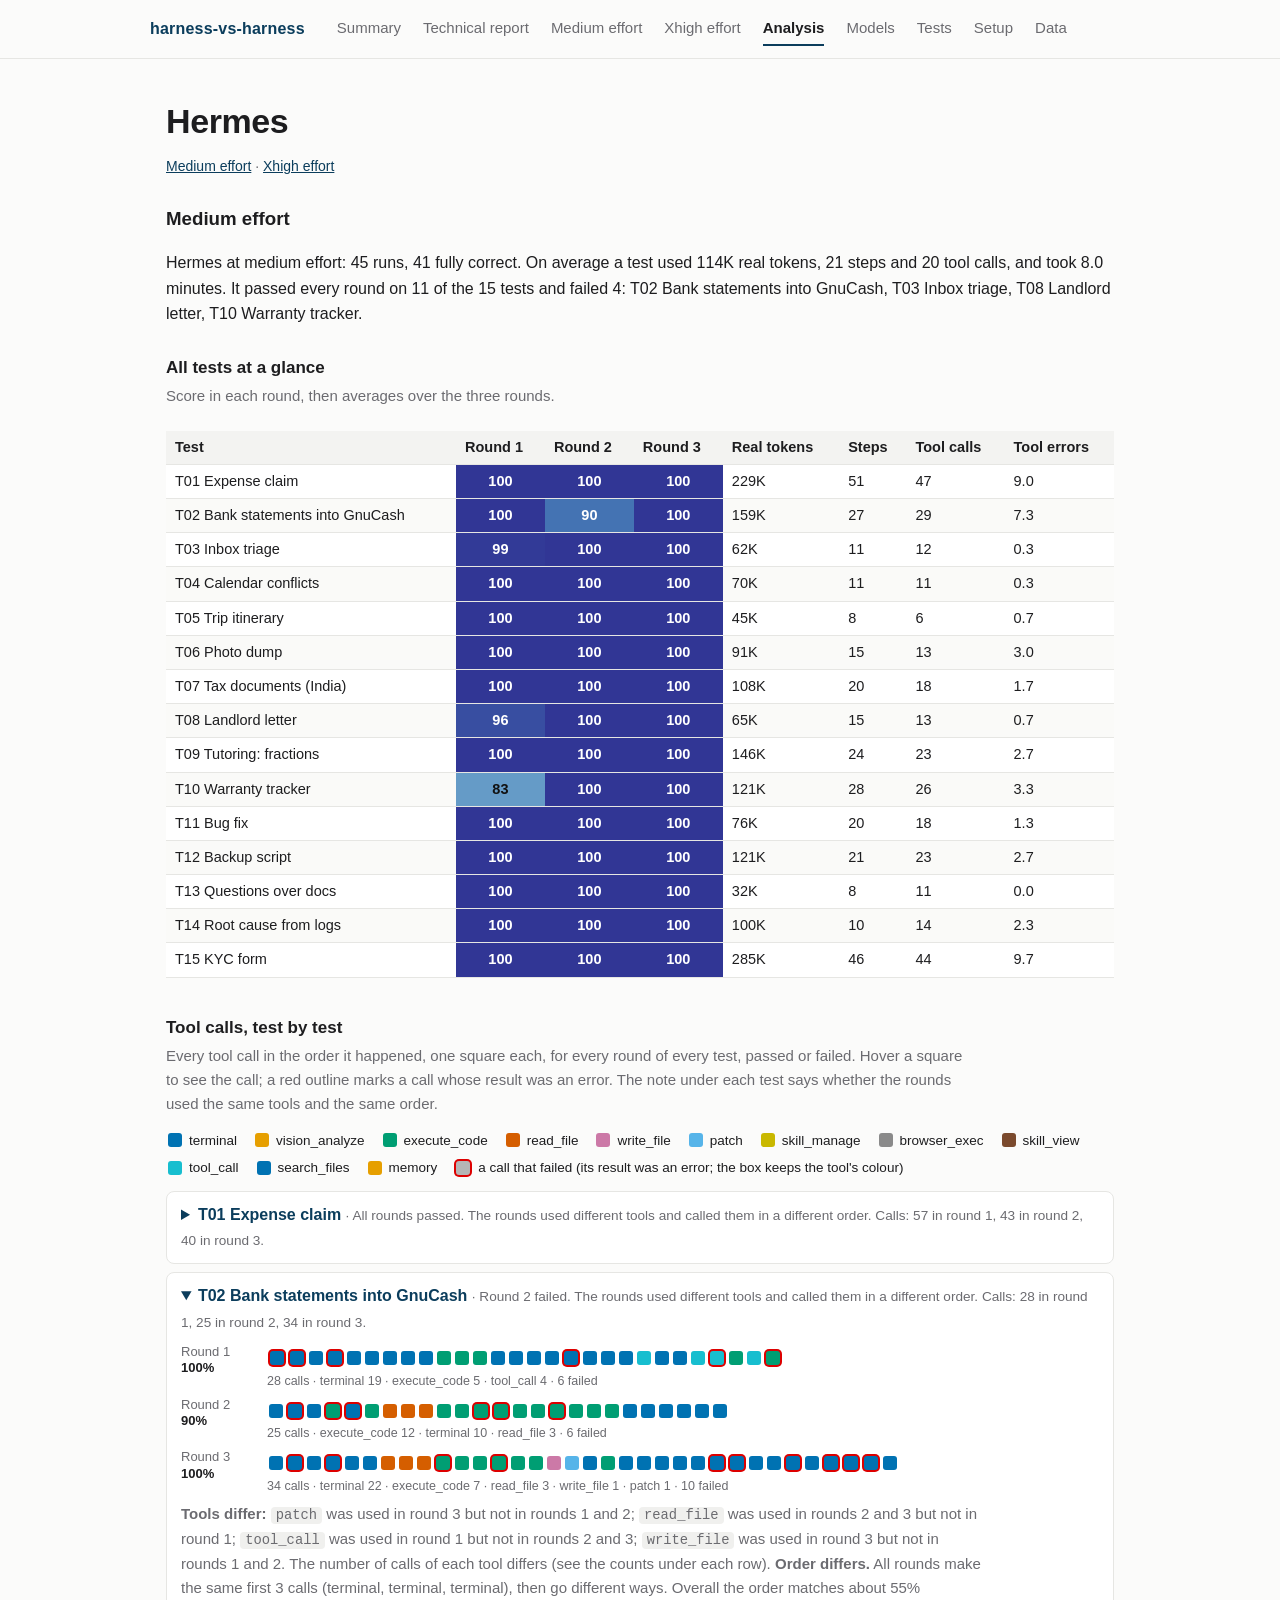
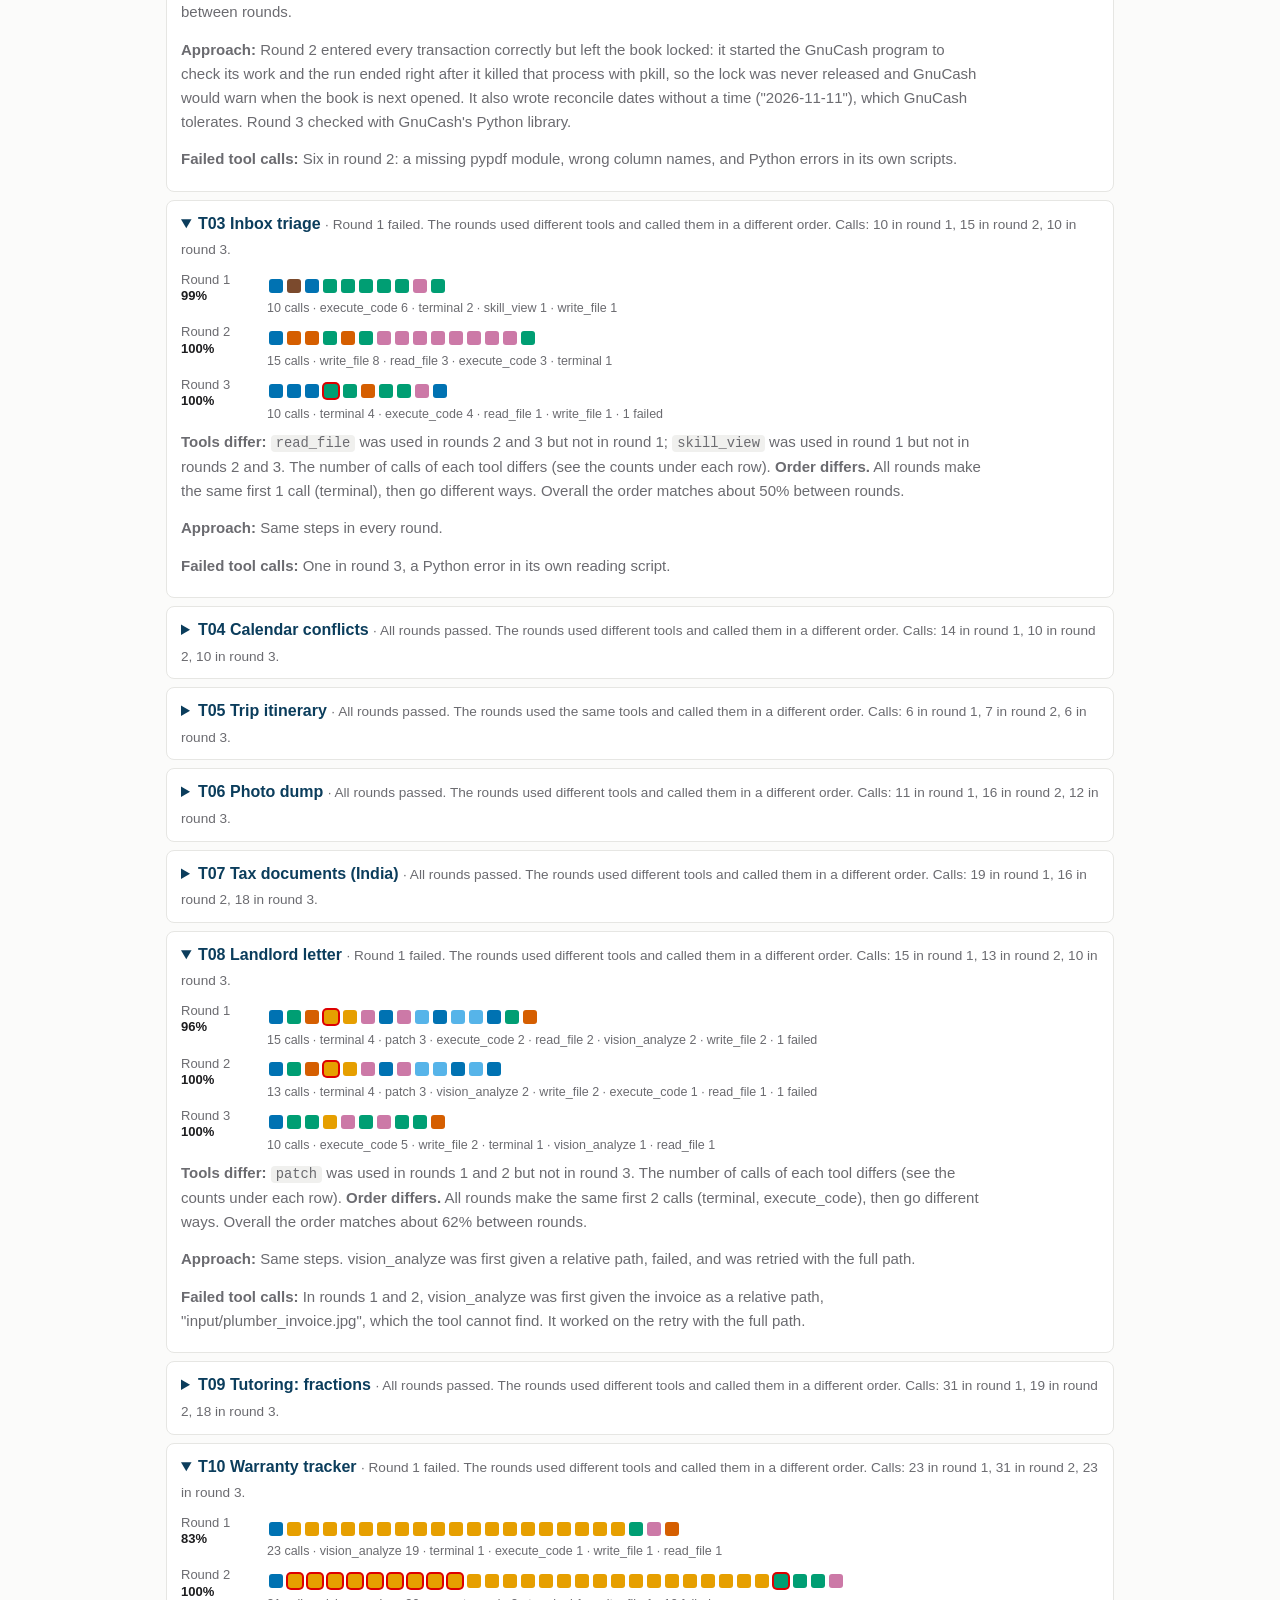
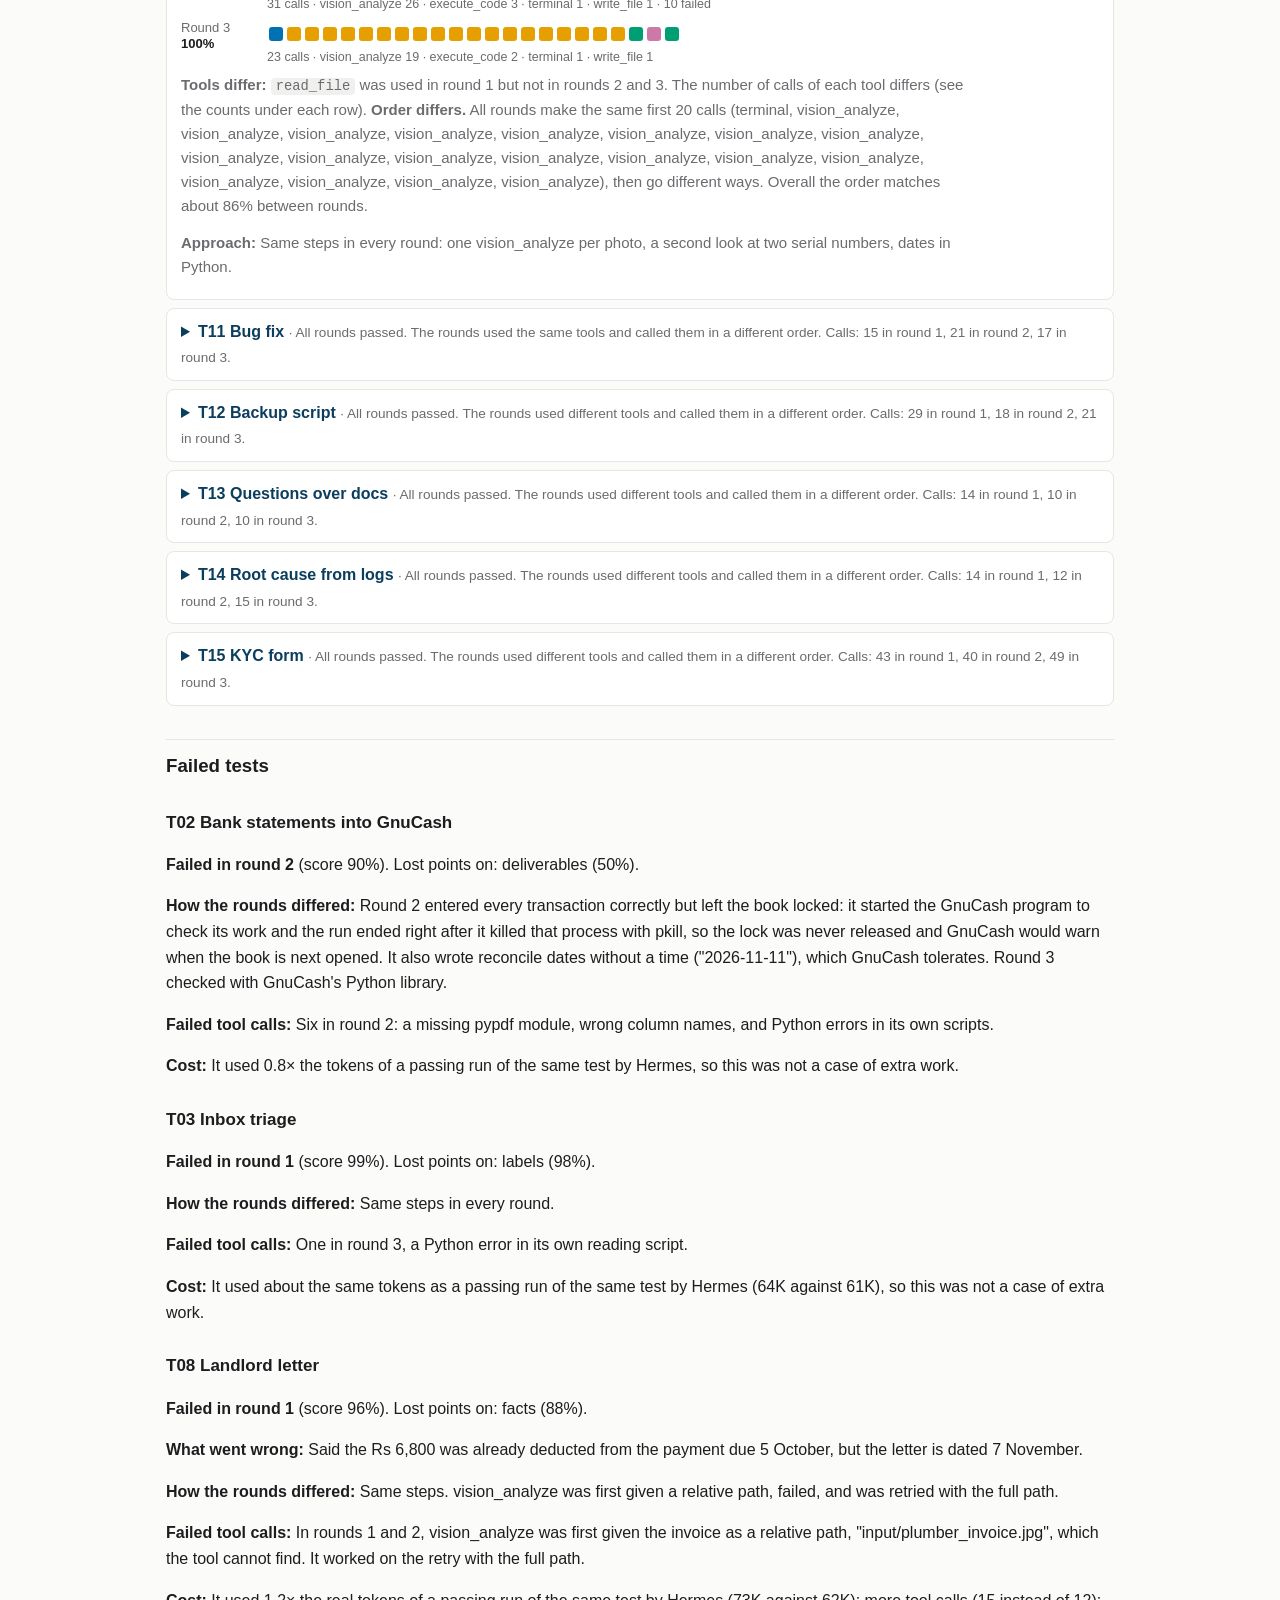
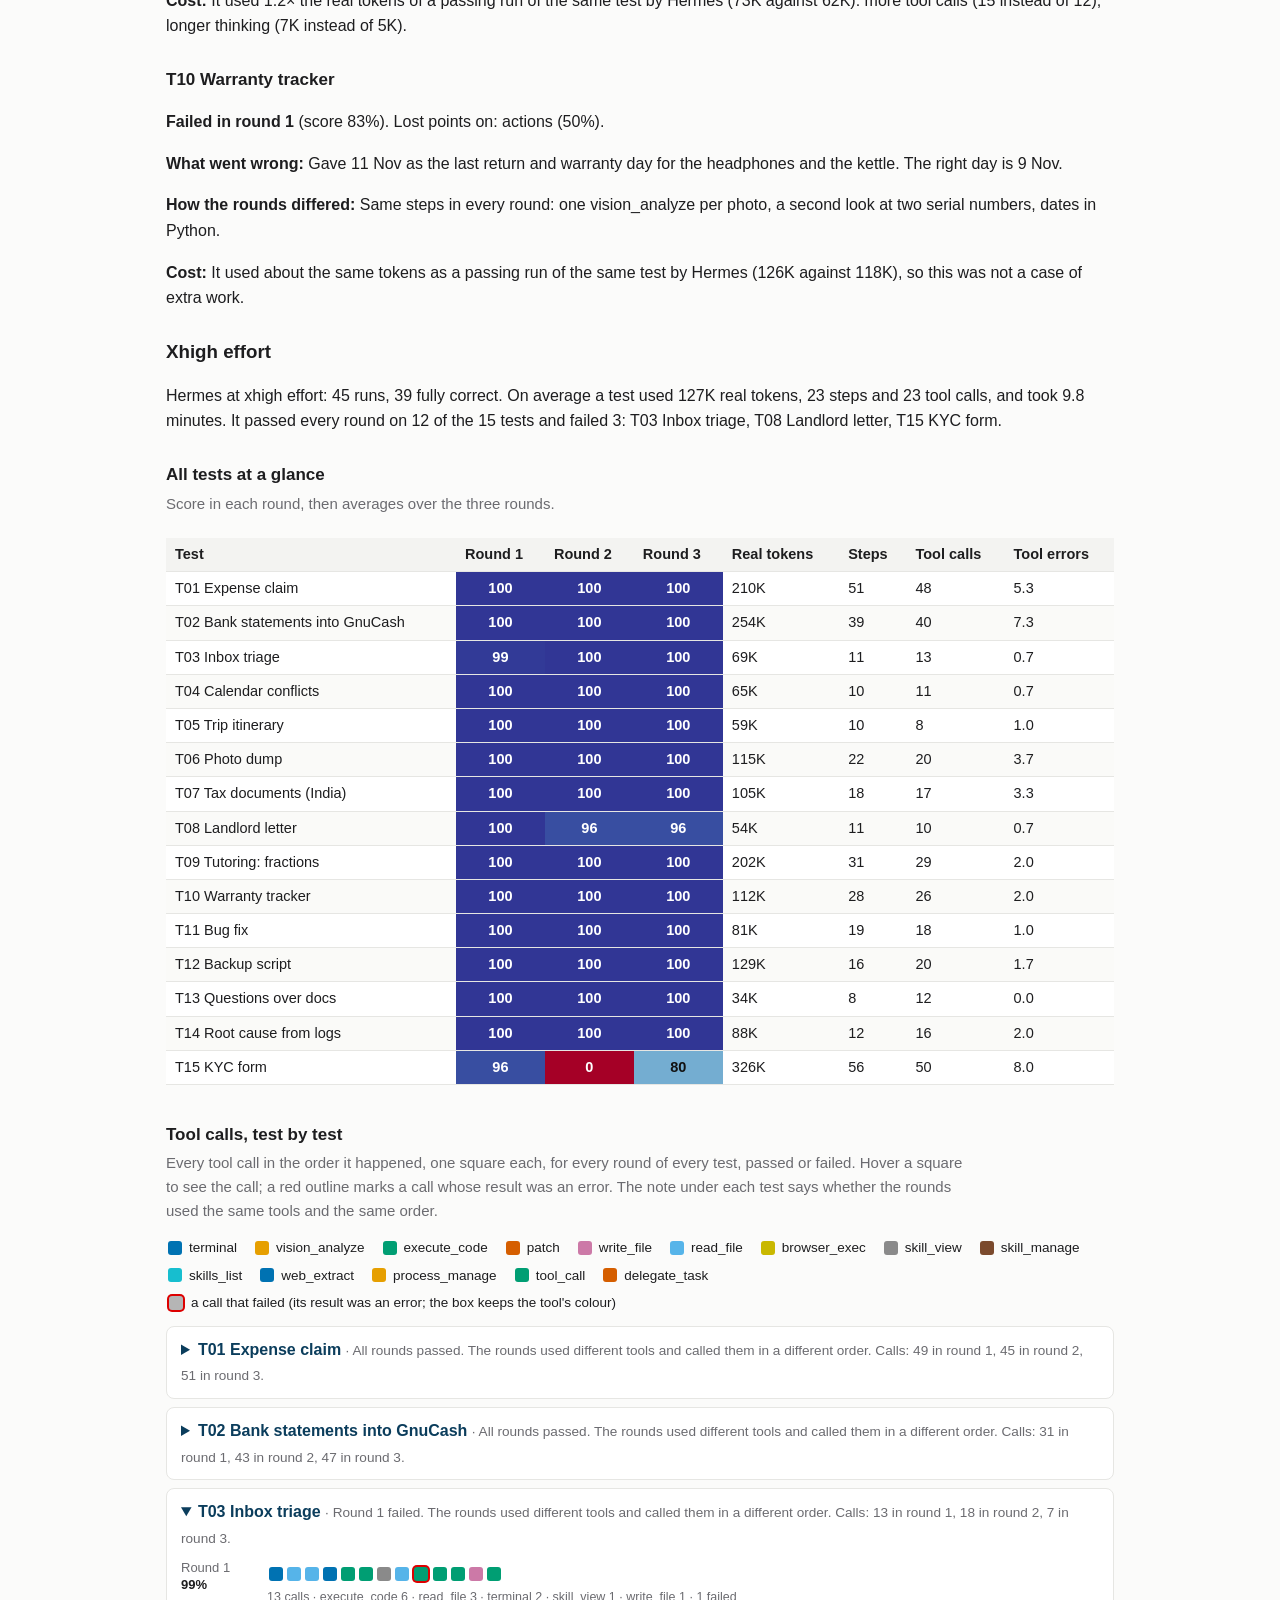
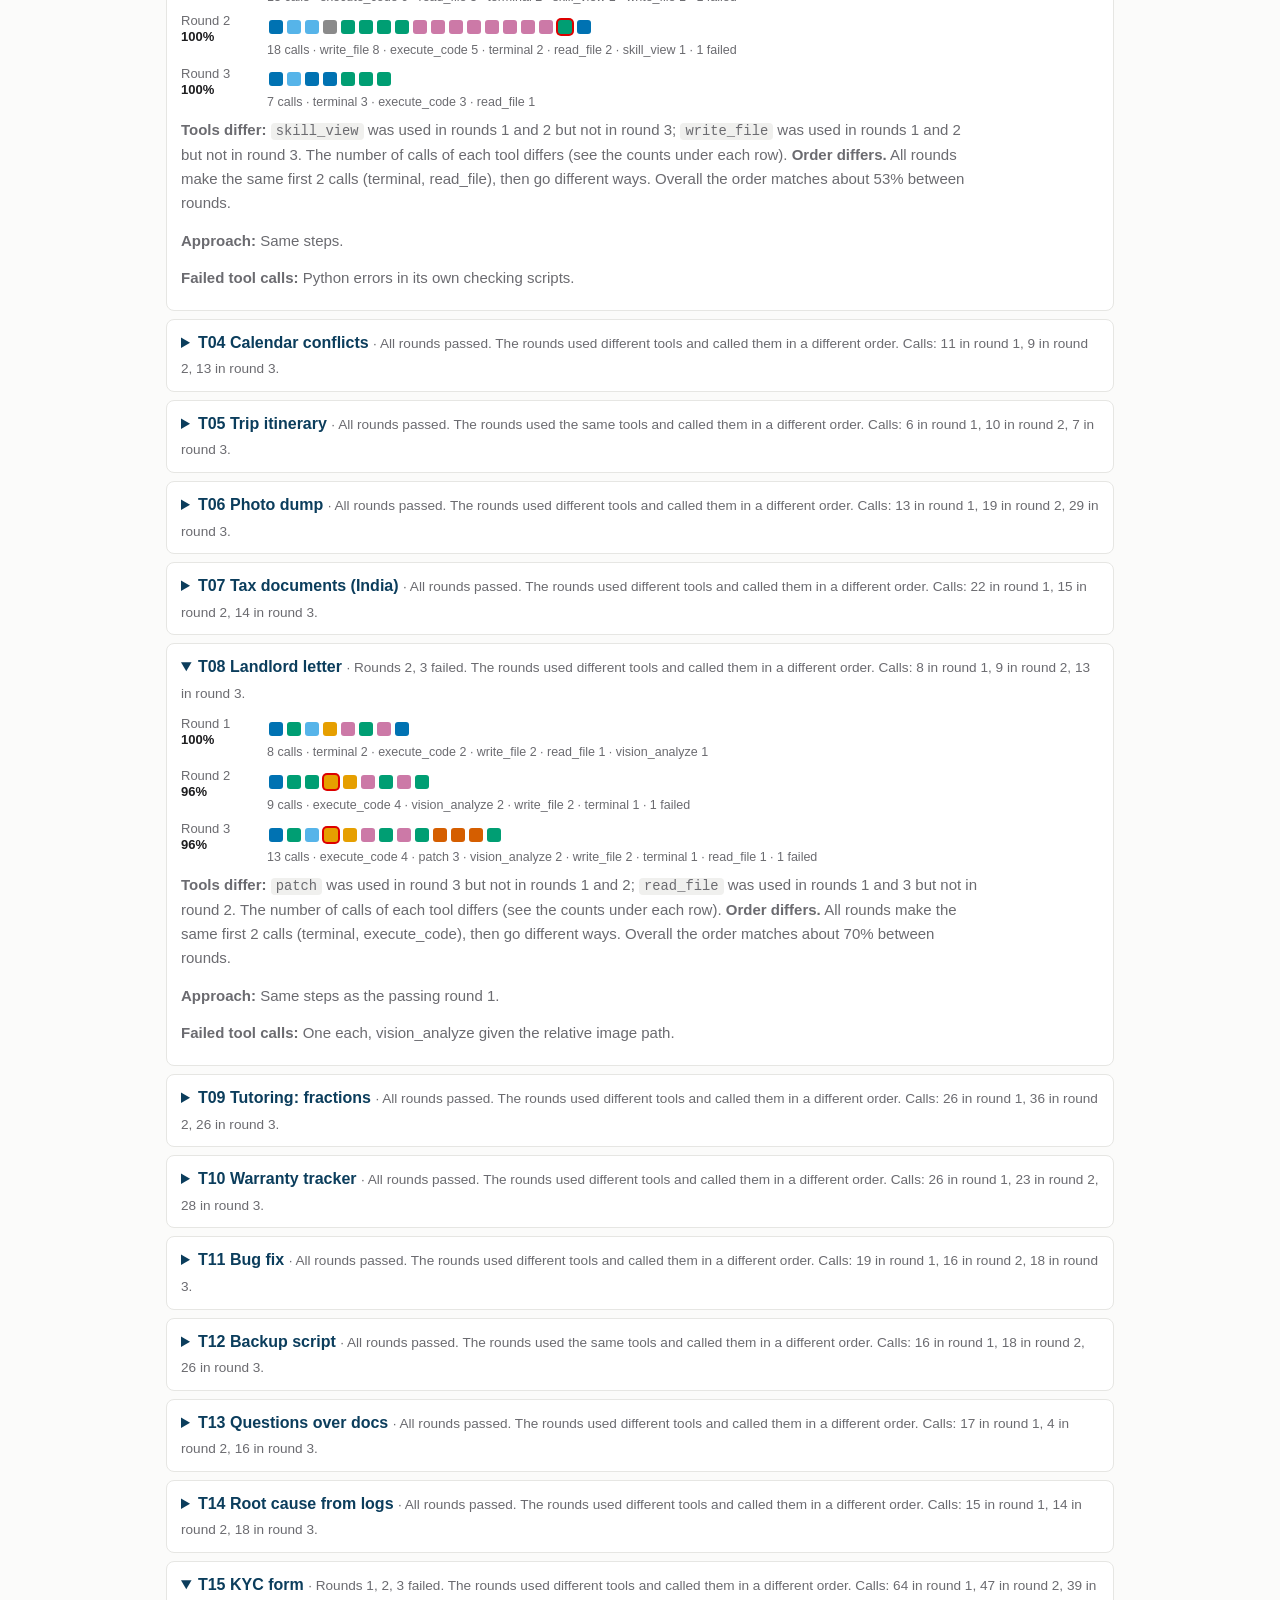
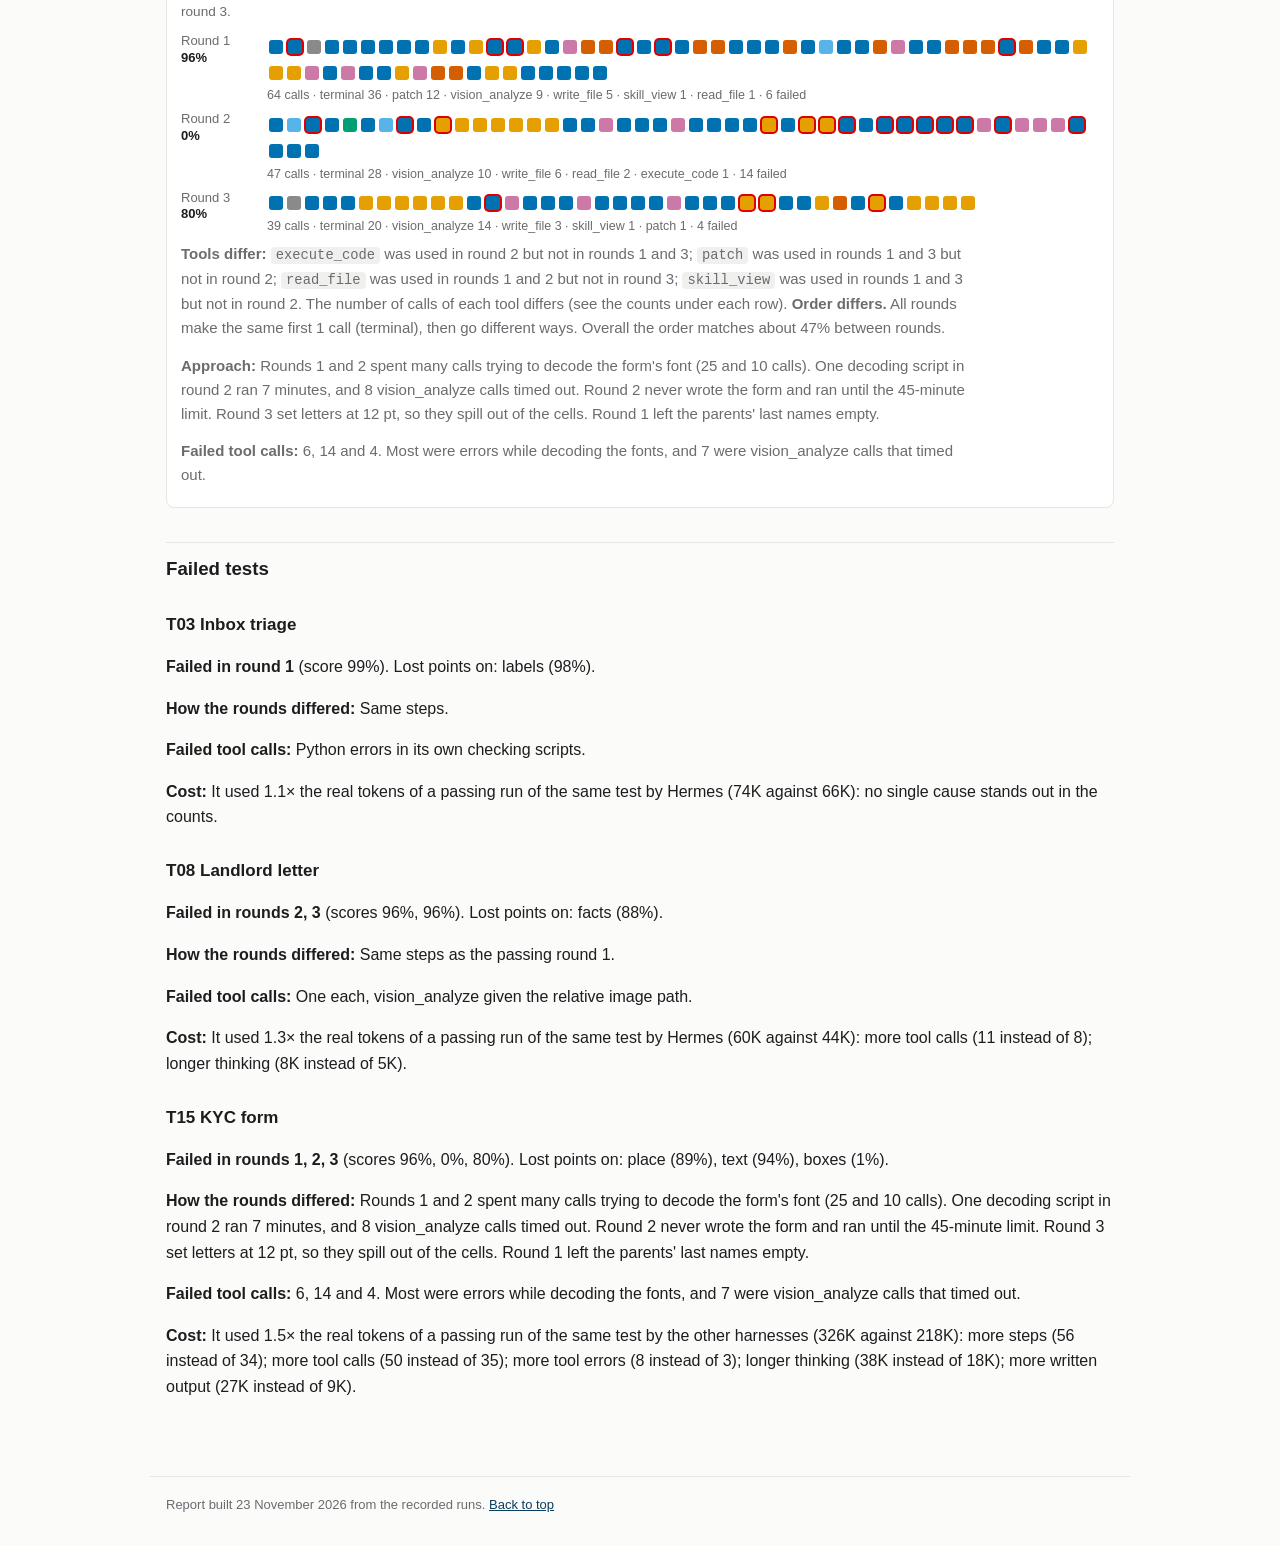
<file: analysis-hermes.html>
<!doctype html><html lang="en"><head><meta charset="utf-8"><meta name="viewport" content="width=device-width,initial-scale=1"><title>Hermes: analysis</title><link rel="stylesheet" href="assets/style.css"></head><body><nav><span class="brand">harness-vs-harness</span><a href="index.html">Summary</a><a href="report.html">Technical report</a><a href="qwen3-8-flash-next-medium.html">Medium effort</a><a href="qwen3-8-flash-next-xhigh.html">Xhigh effort</a><a href="analysis.html" class=on>Analysis</a><a href="models.html">Models</a><a href="tests.html">Tests</a><a href="setup.html">Setup</a><a href="data.html">Data</a></nav><main><h1 id="top">Hermes</h1><p class="toc"><a href="#hermes-medium">Medium effort</a> · <a href="#hermes-xhigh">Xhigh effort</a></p><h3 id="hermes-medium">Medium effort</h3><p>Hermes at medium effort: 45 runs, 41 fully correct. On average a test used 114K real tokens, 21 steps and 20 tool calls, and took 8.0 minutes. It passed every round on 11 of the 15 tests and failed 4: T02 Bank statements into GnuCash, T03 Inbox triage, T08 Landlord letter, T10 Warranty tracker.</p><h4>All tests at a glance</h4><p class="how">Score in each round, then averages over the three rounds.</p><div class="scroll"><table class="data glance"><thead><tr><th>Test</th><th>Round 1</th><th>Round 2</th><th>Round 3</th><th>Real tokens</th><th>Steps</th><th>Tool calls</th><th>Tool errors</th></tr></thead><tbody><tr><td>T01 Expense claim</td><td class="sc" style="background:rgb(49,54,149);color:#fff">100</td><td class="sc" style="background:rgb(49,54,149);color:#fff">100</td><td class="sc" style="background:rgb(49,54,149);color:#fff">100</td><td>229K</td><td>51</td><td>47</td><td>9.0</td></tr><tr><td>T02 Bank statements into GnuCash</td><td class="sc" style="background:rgb(49,54,149);color:#fff">100</td><td class="sc" style="background:rgb(68,115,179);color:#fff">90</td><td class="sc" style="background:rgb(49,54,149);color:#fff">100</td><td>159K</td><td>27</td><td>29</td><td>7.3</td></tr><tr><td>T03 Inbox triage</td><td class="sc" style="background:rgb(50,58,151);color:#fff">99</td><td class="sc" style="background:rgb(49,54,149);color:#fff">100</td><td class="sc" style="background:rgb(49,54,149);color:#fff">100</td><td>62K</td><td>11</td><td>12</td><td>0.3</td></tr><tr><td>T04 Calendar conflicts</td><td class="sc" style="background:rgb(49,54,149);color:#fff">100</td><td class="sc" style="background:rgb(49,54,149);color:#fff">100</td><td class="sc" style="background:rgb(49,54,149);color:#fff">100</td><td>70K</td><td>11</td><td>11</td><td>0.3</td></tr><tr><td>T05 Trip itinerary</td><td class="sc" style="background:rgb(49,54,149);color:#fff">100</td><td class="sc" style="background:rgb(49,54,149);color:#fff">100</td><td class="sc" style="background:rgb(49,54,149);color:#fff">100</td><td>45K</td><td>8</td><td>6</td><td>0.7</td></tr><tr><td>T06 Photo dump</td><td class="sc" style="background:rgb(49,54,149);color:#fff">100</td><td class="sc" style="background:rgb(49,54,149);color:#fff">100</td><td class="sc" style="background:rgb(49,54,149);color:#fff">100</td><td>91K</td><td>15</td><td>13</td><td>3.0</td></tr><tr><td>T07 Tax documents (India)</td><td class="sc" style="background:rgb(49,54,149);color:#fff">100</td><td class="sc" style="background:rgb(49,54,149);color:#fff">100</td><td class="sc" style="background:rgb(49,54,149);color:#fff">100</td><td>108K</td><td>20</td><td>18</td><td>1.7</td></tr><tr><td>T08 Landlord letter</td><td class="sc" style="background:rgb(56,78,161);color:#fff">96</td><td class="sc" style="background:rgb(49,54,149);color:#fff">100</td><td class="sc" style="background:rgb(49,54,149);color:#fff">100</td><td>65K</td><td>15</td><td>13</td><td>0.7</td></tr><tr><td>T09 Tutoring: fractions</td><td class="sc" style="background:rgb(49,54,149);color:#fff">100</td><td class="sc" style="background:rgb(49,54,149);color:#fff">100</td><td class="sc" style="background:rgb(49,54,149);color:#fff">100</td><td>146K</td><td>24</td><td>23</td><td>2.7</td></tr><tr><td>T10 Warranty tracker</td><td class="sc" style="background:rgb(101,155,199);color:#111">83</td><td class="sc" style="background:rgb(49,54,149);color:#fff">100</td><td class="sc" style="background:rgb(49,54,149);color:#fff">100</td><td>121K</td><td>28</td><td>26</td><td>3.3</td></tr><tr><td>T11 Bug fix</td><td class="sc" style="background:rgb(49,54,149);color:#fff">100</td><td class="sc" style="background:rgb(49,54,149);color:#fff">100</td><td class="sc" style="background:rgb(49,54,149);color:#fff">100</td><td>76K</td><td>20</td><td>18</td><td>1.3</td></tr><tr><td>T12 Backup script</td><td class="sc" style="background:rgb(49,54,149);color:#fff">100</td><td class="sc" style="background:rgb(49,54,149);color:#fff">100</td><td class="sc" style="background:rgb(49,54,149);color:#fff">100</td><td>121K</td><td>21</td><td>23</td><td>2.7</td></tr><tr><td>T13 Questions over docs</td><td class="sc" style="background:rgb(49,54,149);color:#fff">100</td><td class="sc" style="background:rgb(49,54,149);color:#fff">100</td><td class="sc" style="background:rgb(49,54,149);color:#fff">100</td><td>32K</td><td>8</td><td>11</td><td>0.0</td></tr><tr><td>T14 Root cause from logs</td><td class="sc" style="background:rgb(49,54,149);color:#fff">100</td><td class="sc" style="background:rgb(49,54,149);color:#fff">100</td><td class="sc" style="background:rgb(49,54,149);color:#fff">100</td><td>100K</td><td>10</td><td>14</td><td>2.3</td></tr><tr><td>T15 KYC form</td><td class="sc" style="background:rgb(49,54,149);color:#fff">100</td><td class="sc" style="background:rgb(49,54,149);color:#fff">100</td><td class="sc" style="background:rgb(49,54,149);color:#fff">100</td><td>285K</td><td>46</td><td>44</td><td>9.7</td></tr></tbody></table></div><h4>Tool calls, test by test</h4><p class="how">Every tool call in the order it happened, one square each, for every round of every test, passed or failed. Hover a square to see the call; a red outline marks a call whose result was an error. The note under each test says whether the rounds used the same tools and the same order.</p><div class="legend"><span class="lg"><span class="tc" style="background:#0072B2"></span>terminal</span><span class="lg"><span class="tc" style="background:#E69F00"></span>vision_analyze</span><span class="lg"><span class="tc" style="background:#009E73"></span>execute_code</span><span class="lg"><span class="tc" style="background:#D55E00"></span>read_file</span><span class="lg"><span class="tc" style="background:#CC79A7"></span>write_file</span><span class="lg"><span class="tc" style="background:#56B4E9"></span>patch</span><span class="lg"><span class="tc" style="background:#c9b800"></span>skill_manage</span><span class="lg"><span class="tc" style="background:#8a8a8a"></span>browser_exec</span><span class="lg"><span class="tc" style="background:#7b4a2d"></span>skill_view</span><span class="lg"><span class="tc" style="background:#17becf"></span>tool_call</span><span class="lg"><span class="tc" style="background:#0072B2"></span>search_files</span><span class="lg"><span class="tc" style="background:#E69F00"></span>memory</span><span class="lg"><span class="tc err" style="background:#b5b5b5"></span>a call that failed (its result was an error; the box keeps the tool's colour)</span></div><details><summary><b>T01 Expense claim</b> <span class="muted">· All rounds passed. The rounds used different tools and called them in a different order. Calls: 57 in round 1, 43 in round 2, 40 in round 3.</span></summary><div class="strip"><div class="lab">Round 1<br><span class="sc2">100%</span></div><div class="sq"><span class="tc" style="background:#0072B2" title="terminal: find /home/arjun/task/input -type f | head -50 &amp;&amp; echo &quot;---&quot; &amp;&amp; ls -la /home/arjun/task"></span><span class="tc" style="background:#D55E00" title="read_file: /home/arjun/task/input/trip_note.txt"></span><span class="tc" style="background:#D55E00" title="read_file: /home/arjun/task/input/Travel_and_Expense_Policy_v3.2.pdf"></span><span class="tc" style="background:#D55E00" title="read_file: /home/arjun/task/input/Expense_Claim_Form_EC-1.pdf"></span><span class="tc err" style="background:#0072B2" title="terminal: cd /home/arjun/task &amp;&amp; python3 -c &quot; import pypdf r = pypdf.PdfReader(&#x27;input/Expense_Claim_Form_EC-1.pdf&#x27;) prin (failed)"></span><span class="tc" style="background:#7b4a2d" title="skill_view: {&quot;name&quot;: &quot;pdf&quot;}"></span><span class="tc" style="background:#0072B2" title="terminal: for m in pypdf fitz PyPDF2 pdfrw; do python3 -c &quot;import $m; print(&#x27;$m OK&#x27;, getattr($m,&#x27;__version__&#x27;,&#x27;?&#x27;))&quot; 2&gt;/"></span><span class="tc err" style="background:#0072B2" title="terminal: python -c &quot;import pypdf, reportlab, pdfplumber; print(&#x27;system python OK&#x27;)&quot; 2&gt;&amp;1; head -1 $(which python) 2&gt;/de (failed)"></span><span class="tc" style="background:#0072B2" title="terminal: export PY=/home/arjun/.hermes/environments/documents/gen-4251d2064ea748d0873d9798a4466209/venv/bin/python &quot;$PY"></span><span class="tc" style="background:#E69F00" title="vision_analyze: {&quot;image_url&quot;: &quot;/home/arjun/task/input/receipts/IMG_4101.jpg&quot;, &quot;question&quot;: &quot;Transcribe this receipt e"></span><span class="tc" style="background:#E69F00" title="vision_analyze: {&quot;image_url&quot;: &quot;/home/arjun/task/input/receipts/IMG_4102.jpg&quot;, &quot;question&quot;: &quot;Transcribe this receipt e"></span><span class="tc" style="background:#E69F00" title="vision_analyze: {&quot;image_url&quot;: &quot;/home/arjun/task/input/receipts/IMG_4103.jpg&quot;, &quot;question&quot;: &quot;Transcribe this receipt e"></span><span class="tc" style="background:#E69F00" title="vision_analyze: {&quot;image_url&quot;: &quot;/home/arjun/task/input/receipts/IMG_4104.jpg&quot;, &quot;question&quot;: &quot;Transcribe this receipt e"></span><span class="tc" style="background:#E69F00" title="vision_analyze: {&quot;image_url&quot;: &quot;/home/arjun/task/input/receipts/IMG_4105.jpg&quot;, &quot;question&quot;: &quot;Transcribe this receipt e"></span><span class="tc" style="background:#E69F00" title="vision_analyze: {&quot;image_url&quot;: &quot;/home/arjun/task/input/receipts/IMG_4106.jpg&quot;, &quot;question&quot;: &quot;Transcribe this receipt e"></span><span class="tc" style="background:#E69F00" title="vision_analyze: {&quot;image_url&quot;: &quot;/home/arjun/task/input/receipts/IMG_4107.jpg&quot;, &quot;question&quot;: &quot;Transcribe this receipt e"></span><span class="tc" style="background:#E69F00" title="vision_analyze: {&quot;image_url&quot;: &quot;/home/arjun/task/input/receipts/IMG_4108.jpg&quot;, &quot;question&quot;: &quot;Transcribe this receipt e"></span><span class="tc" style="background:#E69F00" title="vision_analyze: {&quot;image_url&quot;: &quot;/home/arjun/task/input/receipts/IMG_4109.jpg&quot;, &quot;question&quot;: &quot;Transcribe this receipt e"></span><span class="tc" style="background:#E69F00" title="vision_analyze: {&quot;image_url&quot;: &quot;/home/arjun/task/input/receipts/IMG_4110.jpg&quot;, &quot;question&quot;: &quot;Transcribe this receipt e"></span><span class="tc" style="background:#E69F00" title="vision_analyze: {&quot;image_url&quot;: &quot;/home/arjun/task/input/receipts/IMG_4111.jpg&quot;, &quot;question&quot;: &quot;Transcribe this receipt e"></span><span class="tc" style="background:#E69F00" title="vision_analyze: {&quot;image_url&quot;: &quot;/home/arjun/task/input/receipts/IMG_4112.jpg&quot;, &quot;question&quot;: &quot;Transcribe this receipt e"></span><span class="tc" style="background:#E69F00" title="vision_analyze: {&quot;image_url&quot;: &quot;/home/arjun/task/input/receipts/IMG_4113.jpg&quot;, &quot;question&quot;: &quot;Transcribe this receipt e"></span><span class="tc" style="background:#E69F00" title="vision_analyze: {&quot;image_url&quot;: &quot;/home/arjun/task/input/receipts/IMG_4114.jpg&quot;, &quot;question&quot;: &quot;Transcribe this receipt e"></span><span class="tc" style="background:#E69F00" title="vision_analyze: {&quot;image_url&quot;: &quot;/home/arjun/task/input/receipts/IMG_4115.jpg&quot;, &quot;question&quot;: &quot;Transcribe this receipt e"></span><span class="tc" style="background:#E69F00" title="vision_analyze: {&quot;image_url&quot;: &quot;/home/arjun/task/input/receipts/IMG_4116.jpg&quot;, &quot;question&quot;: &quot;Transcribe this receipt e"></span><span class="tc" style="background:#E69F00" title="vision_analyze: {&quot;image_url&quot;: &quot;/home/arjun/task/input/receipts/IMG_4117.jpg&quot;, &quot;question&quot;: &quot;Transcribe this receipt e"></span><span class="tc" style="background:#E69F00" title="vision_analyze: {&quot;image_url&quot;: &quot;/home/arjun/task/input/receipts/IMG_4118.jpg&quot;, &quot;question&quot;: &quot;Transcribe this receipt e"></span><span class="tc" style="background:#E69F00" title="vision_analyze: {&quot;image_url&quot;: &quot;/home/arjun/task/input/receipts/IMG_4119.jpg&quot;, &quot;question&quot;: &quot;Transcribe this receipt e"></span><span class="tc" style="background:#CC79A7" title="write_file: /home/arjun/.hermes/cache/scratch/claims.json"></span><span class="tc err" style="background:#009E73" title="execute_code: import json from hermes_tools import terminal d = json.load(open(&#x27;/home/arjun/.hermes/cache/scratch/claims.jso (failed)"></span><span class="tc" style="background:#009E73" title="execute_code: import json p=&#x27;/home/arjun/.hermes/cache/scratch/claims.json&#x27; d=json.load(open(p)) d[&#x27;line10_date&#x27;]=&#x27;2026-10-1"></span><span class="tc err" style="background:#009E73" title="execute_code: from hermes_tools import terminal import json PY=&#x27;/home/arjun/.hermes/environments/documents/gen-4251d2064ea74 (failed)"></span><span class="tc" style="background:#CC79A7" title="write_file: /home/arjun/.hermes/cache/scratch/check_form.py"></span><span class="tc" style="background:#009E73" title="execute_code: from hermes_tools import terminal import json PY=&#x27;/home/arjun/.hermes/environments/documents/gen-4251d2064ea74"></span><span class="tc" style="background:#E69F00" title="vision_analyze: {&quot;image_url&quot;: &quot;/home/arjun/.hermes/cache/scratch/render/page001.png&quot;, &quot;question&quot;: &quot;This is a filled "></span><span class="tc err" style="background:#0072B2" title="terminal: grep -n &quot;NeedAppearances\|auto_regenerate\|update_page_form&quot; /home/arjun/.hermes/skills/productivity/pdf/scrip (failed)"></span><span class="tc" style="background:#CC79A7" title="write_file: /home/arjun/.hermes/cache/scratch/embed_ap.py"></span><span class="tc" style="background:#56B4E9" title="patch: /home/arjun/.hermes/cache/scratch/embed_ap.py"></span><span class="tc err" style="background:#009E73" title="execute_code: from hermes_tools import terminal PY=&#x27;/home/arjun/.hermes/environments/documents/gen-4251d2064ea748d0873d9798a (failed)"></span><span class="tc" style="background:#56B4E9" title="patch: /home/arjun/.hermes/cache/scratch/embed_ap.py"></span><span class="tc err" style="background:#0072B2" title="terminal: PY=/home/arjun/.hermes/environments/documents/gen-4251d2064ea748d0873d9798a4466209/venv/bin/python &quot;$PY&quot; /home (failed)"></span><span class="tc" style="background:#0072B2" title="terminal: PY=/home/arjun/.hermes/environments/documents/gen-4251d2064ea748d0873d9798a4466209/venv/bin/python sed -i &#x27;s/w"></span><span class="tc" style="background:#E69F00" title="vision_analyze: {&quot;image_url&quot;: &quot;/home/arjun/.hermes/cache/scratch/render/page001.png&quot;, &quot;question&quot;: &quot;This is the fille"></span><span class="tc" style="background:#CC79A7" title="write_file: /home/arjun/.hermes/cache/scratch/debug_ap.py"></span><span class="tc" style="background:#0072B2" title="terminal: /home/arjun/.hermes/environments/documents/gen-4251d2064ea748d0873d9798a4466209/venv/bin/python /home/arjun/.h"></span><span class="tc" style="background:#CC79A7" title="write_file: /home/arjun/.hermes/cache/scratch/pixcheck.py"></span><span class="tc" style="background:#0072B2" title="terminal: PY=/home/arjun/.hermes/environments/documents/gen-4251d2064ea748d0873d9798a4466209/venv/bin/python &quot;$PY&quot; /home"></span><span class="tc" style="background:#0072B2" title="terminal: cd /home/arjun/.hermes/cache/scratch &amp;&amp; pdftoppm -png -r 130 /home/arjun/task/output/Expense_Claim_EC-1_filled"></span><span class="tc" style="background:#E69F00" title="vision_analyze: {&quot;image_url&quot;: &quot;/home/arjun/.hermes/cache/scratch/pop-1.png&quot;, &quot;question&quot;: &quot;Filled expense claim EC-1."></span><span class="tc" style="background:#CC79A7" title="write_file: /home/arjun/.hermes/cache/scratch/fit_fonts.py"></span><span class="tc" style="background:#0072B2" title="terminal: PY=/home/arjun/.hermes/environments/documents/gen-4251d2064ea748d0873d9798a4466209/venv/bin/python &quot;$PY&quot; /home"></span><span class="tc err" style="background:#009E73" title="execute_code: import json p=&#x27;/home/arjun/.hermes/cache/scratch/claims.json&#x27; d=json.load(open(p)) new_desc = { 1: &quot;3 nights @ (failed)"></span><span class="tc" style="background:#009E73" title="execute_code: from hermes_tools import terminal import json p=&#x27;/home/arjun/.hermes/cache/scratch/claims.json&#x27; d=json.load(op"></span><span class="tc" style="background:#E69F00" title="vision_analyze: {&quot;image_url&quot;: &quot;/home/arjun/.hermes/cache/scratch/pop2-1.png&quot;, &quot;question&quot;: &quot;Filled expense claim EC-1"></span><span class="tc" style="background:#56B4E9" title="patch: /home/arjun/.hermes/cache/scratch/fit_fonts.py"></span><span class="tc" style="background:#009E73" title="execute_code: from hermes_tools import terminal import json PY=&#x27;/home/arjun/.hermes/environments/documents/gen-4251d2064ea74"></span><span class="tc" style="background:#E69F00" title="vision_analyze: {&quot;image_url&quot;: &quot;/home/arjun/.hermes/cache/scratch/pop2-1.png&quot;, &quot;question&quot;: &quot;Filled expense claim EC-1"></span><div class="cn">57 calls · vision_analyze 24 · terminal 12 · execute_code 8 · write_file 6 · read_file 3 · patch 3 · skill_view 1 · 8 failed</div></div></div><div class="strip"><div class="lab">Round 2<br><span class="sc2">100%</span></div><div class="sq"><span class="tc" style="background:#0072B2" title="terminal: find input -type f | head -50 &amp;&amp; echo --- &amp;&amp; cat input/trip_note.txt"></span><span class="tc" style="background:#D55E00" title="read_file: input/Travel_and_Expense_Policy_v3.2.pdf"></span><span class="tc err" style="background:#0072B2" title="terminal: cd input &amp;&amp; python3 -c &quot; import pypdf r = pypdf.PdfReader(&#x27;Expense_Claim_Form_EC-1.pdf&#x27;) print(&#x27;pages:&#x27;, len(r (failed)"></span><span class="tc" style="background:#0072B2" title="terminal: pip install pypdf pdfplumber 2&gt;&amp;1 | tail -1; which pdftk pdftotext python3"></span><span class="tc err" style="background:#0072B2" title="terminal: python3 -c &quot;import pypdf; print(pypdf.__version__)&quot; 2&gt;&amp;1; /home/arjun/.hermes/installs/e0ebb3079f290aae/enviro (failed)"></span><span class="tc err" style="background:#0072B2" title="terminal: python3 -m pip install --user pypdf 2&gt;&amp;1 | tail -2; python3 -c &quot;import fitz, pikepdf, pypdfium2&quot; 2&gt;&amp;1 | head - (failed)"></span><span class="tc" style="background:#7b4a2d" title="skill_view: {&quot;name&quot;: &quot;pdf&quot;}"></span><span class="tc" style="background:#0072B2" title="terminal: cd /home/arjun/task &amp;&amp; python -c &quot;import pypdf, reportlab, pdfplumber&quot; 2&gt;/dev/null &amp;&amp; PY=python || if command "></span><span class="tc err" style="background:#E69F00" title="vision_analyze: {&quot;image_url&quot;: &quot;input/receipts/IMG_4101.jpg&quot;, &quot;question&quot;: &quot;Transcribe this receipt exactly: date, ven (failed)"></span><span class="tc err" style="background:#E69F00" title="vision_analyze: {&quot;image_url&quot;: &quot;input/receipts/IMG_4102.jpg&quot;, &quot;question&quot;: &quot;Transcribe this receipt exactly: date, ven (failed)"></span><span class="tc err" style="background:#E69F00" title="vision_analyze: {&quot;image_url&quot;: &quot;input/receipts/IMG_4103.jpg&quot;, &quot;question&quot;: &quot;Transcribe this receipt exactly: date, ven (failed)"></span><span class="tc err" style="background:#E69F00" title="vision_analyze: {&quot;image_url&quot;: &quot;input/receipts/IMG_4104.jpg&quot;, &quot;question&quot;: &quot;Transcribe this receipt exactly: date, ven (failed)"></span><span class="tc err" style="background:#E69F00" title="vision_analyze: {&quot;image_url&quot;: &quot;input/receipts/IMG_4105.jpg&quot;, &quot;question&quot;: &quot;Transcribe this receipt exactly: date, ven (failed)"></span><span class="tc" style="background:#E69F00" title="vision_analyze: {&quot;image_url&quot;: &quot;/home/arjun/task/input/receipts/IMG_4101.jpg&quot;, &quot;question&quot;: &quot;Transcribe this receipt e"></span><span class="tc" style="background:#E69F00" title="vision_analyze: {&quot;image_url&quot;: &quot;/home/arjun/task/input/receipts/IMG_4102.jpg&quot;, &quot;question&quot;: &quot;Transcribe exactly: date+"></span><span class="tc" style="background:#E69F00" title="vision_analyze: {&quot;image_url&quot;: &quot;/home/arjun/task/input/receipts/IMG_4103.jpg&quot;, &quot;question&quot;: &quot;Transcribe exactly: date+"></span><span class="tc" style="background:#E69F00" title="vision_analyze: {&quot;image_url&quot;: &quot;/home/arjun/task/input/receipts/IMG_4104.jpg&quot;, &quot;question&quot;: &quot;Transcribe exactly: date+"></span><span class="tc" style="background:#E69F00" title="vision_analyze: {&quot;image_url&quot;: &quot;/home/arjun/task/input/receipts/IMG_4105.jpg&quot;, &quot;question&quot;: &quot;Transcribe exactly: date+"></span><span class="tc" style="background:#E69F00" title="vision_analyze: {&quot;image_url&quot;: &quot;/home/arjun/task/input/receipts/IMG_4106.jpg&quot;, &quot;question&quot;: &quot;Transcribe exactly: date+"></span><span class="tc" style="background:#E69F00" title="vision_analyze: {&quot;image_url&quot;: &quot;/home/arjun/task/input/receipts/IMG_4107.jpg&quot;, &quot;question&quot;: &quot;Transcribe exactly: date+"></span><span class="tc" style="background:#E69F00" title="vision_analyze: {&quot;image_url&quot;: &quot;/home/arjun/task/input/receipts/IMG_4108.jpg&quot;, &quot;question&quot;: &quot;Transcribe exactly: date+"></span><span class="tc" style="background:#E69F00" title="vision_analyze: {&quot;image_url&quot;: &quot;/home/arjun/task/input/receipts/IMG_4109.jpg&quot;, &quot;question&quot;: &quot;Transcribe exactly: date+"></span><span class="tc" style="background:#E69F00" title="vision_analyze: {&quot;image_url&quot;: &quot;/home/arjun/task/input/receipts/IMG_4110.jpg&quot;, &quot;question&quot;: &quot;Transcribe exactly: date+"></span><span class="tc" style="background:#E69F00" title="vision_analyze: {&quot;image_url&quot;: &quot;/home/arjun/task/input/receipts/IMG_4111.jpg&quot;, &quot;question&quot;: &quot;Transcribe exactly: date+"></span><span class="tc" style="background:#E69F00" title="vision_analyze: {&quot;image_url&quot;: &quot;/home/arjun/task/input/receipts/IMG_4112.jpg&quot;, &quot;question&quot;: &quot;Transcribe exactly: date+"></span><span class="tc" style="background:#E69F00" title="vision_analyze: {&quot;image_url&quot;: &quot;/home/arjun/task/input/receipts/IMG_4113.jpg&quot;, &quot;question&quot;: &quot;Transcribe exactly: date+"></span><span class="tc" style="background:#E69F00" title="vision_analyze: {&quot;image_url&quot;: &quot;/home/arjun/task/input/receipts/IMG_4114.jpg&quot;, &quot;question&quot;: &quot;Transcribe exactly: date+"></span><span class="tc" style="background:#E69F00" title="vision_analyze: {&quot;image_url&quot;: &quot;/home/arjun/task/input/receipts/IMG_4115.jpg&quot;, &quot;question&quot;: &quot;Transcribe exactly: date+"></span><span class="tc" style="background:#E69F00" title="vision_analyze: {&quot;image_url&quot;: &quot;/home/arjun/task/input/receipts/IMG_4116.jpg&quot;, &quot;question&quot;: &quot;Transcribe exactly: date+"></span><span class="tc" style="background:#E69F00" title="vision_analyze: {&quot;image_url&quot;: &quot;/home/arjun/task/input/receipts/IMG_4117.jpg&quot;, &quot;question&quot;: &quot;Transcribe exactly: date+"></span><span class="tc" style="background:#E69F00" title="vision_analyze: {&quot;image_url&quot;: &quot;/home/arjun/task/input/receipts/IMG_4118.jpg&quot;, &quot;question&quot;: &quot;Transcribe exactly: date+"></span><span class="tc" style="background:#E69F00" title="vision_analyze: {&quot;image_url&quot;: &quot;/home/arjun/task/input/receipts/IMG_4119.jpg&quot;, &quot;question&quot;: &quot;Transcribe exactly: date+"></span><span class="tc" style="background:#CC79A7" title="write_file: /home/arjun/task/output/fields.json"></span><span class="tc" style="background:#0072B2" title="terminal: cd /home/arjun/task &amp;&amp; PY=/home/arjun/.hermes/environments/documents/gen-75e7fa055fa54755957a17f9f2af2aa9/venv"></span><span class="tc" style="background:#0072B2" title="terminal: cd /home/arjun/task &amp;&amp; PY=/home/arjun/.hermes/environments/documents/gen-75e7fa055fa54755957a17f9f2af2aa9/venv"></span><span class="tc" style="background:#E69F00" title="vision_analyze: {&quot;image_url&quot;: &quot;/home/arjun/task/output/preview/page001.png&quot;, &quot;question&quot;: &quot;This is a filled expense c"></span><span class="tc" style="background:#0072B2" title="terminal: cd /home/arjun/task &amp;&amp; which pdftoppm &amp;&amp; pdftoppm -png -r 120 -f 1 -l 1 output/Expense_Claim_EC-1_filled.pdf o"></span><span class="tc" style="background:#E69F00" title="vision_analyze: {&quot;image_url&quot;: &quot;/home/arjun/task/output/preview/pop-1.png&quot;, &quot;question&quot;: &quot;List the values you can see "></span><span class="tc err" style="background:#009E73" title="execute_code: from hermes_tools import read_file, write_file, terminal import json f = json.loads(read_file(&#x27;output/fields.j (failed)"></span><span class="tc err" style="background:#009E73" title="execute_code: from hermes_tools import read_file, write_file, terminal, json_parse import json f = json.loads(read_file(&#x27;out (failed)"></span><span class="tc err" style="background:#009E73" title="execute_code: import json, subprocess PY=&quot;/home/arjun/.hermes/environments/documents/gen-75e7fa055fa54755957a17f9f2af2aa9/ve (failed)"></span><span class="tc" style="background:#0072B2" title="terminal: cd /home/arjun/task &amp;&amp; PY=/home/arjun/.hermes/environments/documents/gen-75e7fa055fa54755957a17f9f2af2aa9/venv"></span><span class="tc" style="background:#E69F00" title="vision_analyze: {&quot;image_url&quot;: &quot;/home/arjun/task/output/preview/final-1.png&quot;, &quot;question&quot;: &quot;Check the 10 expense lines"></span><div class="cn">43 calls · vision_analyze 27 · terminal 10 · execute_code 3 · read_file 1 · skill_view 1 · write_file 1 · 11 failed</div></div></div><div class="strip"><div class="lab">Round 3<br><span class="sc2">100%</span></div><div class="sq"><span class="tc" style="background:#0072B2" title="terminal: find input -type f | head -50; echo ---; ls -la input"></span><span class="tc" style="background:#D55E00" title="read_file: input/trip_note.txt"></span><span class="tc" style="background:#D55E00" title="read_file: input/Travel_and_Expense_Policy_v3.2.pdf"></span><span class="tc" style="background:#009E73" title="execute_code: from hermes_tools import terminal import json r = terminal(&quot;python3 -c \&quot;import pypdf; print(&#x27;pypdf ok&#x27;)\&quot; 2&gt;&amp;"></span><span class="tc" style="background:#009E73" title="execute_code: from hermes_tools import terminal for mod in [&quot;pypdf&quot;,&quot;fitz&quot;,&quot;PIL&quot;,&quot;pikepdf&quot;]: r = terminal(f&quot;python3 -c \&quot;imp"></span><span class="tc err" style="background:#009E73" title="execute_code: from hermes_tools import terminal r = terminal(&quot;python3 -c &#x27;import pypdf&#x27; &amp;&amp; echo pypdf-ok; python3 -c &#x27;import (failed)"></span><span class="tc" style="background:#7b4a2d" title="skill_view: {&quot;name&quot;: &quot;pdf&quot;}"></span><span class="tc" style="background:#0072B2" title="terminal: python -c &quot;import pypdf, reportlab, pdfplumber&quot; 2&gt;/dev/null &amp;&amp; PY=python || if command -v hermes &gt;/dev/null 2&gt;"></span><span class="tc" style="background:#0072B2" title="terminal: export PY=/home/arjun/.hermes/environments/documents/gen-1f507e556e8b4b158fbd07263c502c3e/venv/bin/python SK=/"></span><span class="tc" style="background:#0072B2" title="terminal: export PY=/home/arjun/.hermes/environments/documents/gen-1f507e556e8b4b158fbd07263c502c3e/venv/bin/python &quot;$PY"></span><span class="tc" style="background:#0072B2" title="terminal: mkdir -p scratch/ocr for f in input/receipts/IMG_*.jpg; do b=$(basename &quot;$f&quot; .jpg) tesseract &quot;$f&quot; &quot;scratch/ocr"></span><span class="tc" style="background:#0072B2" title="terminal: for f in scratch/ocr/IMG_*.txt; do echo &quot;===== $f =====&quot;; cat &quot;$f&quot;; done"></span><span class="tc" style="background:#CC79A7" title="write_file: scratch/fields.json"></span><span class="tc" style="background:#0072B2" title="terminal: export PY=/home/arjun/.hermes/environments/documents/gen-1f507e556e8b4b158fbd07263c502c3e/venv/bin/python SK=/"></span><span class="tc" style="background:#0072B2" title="terminal: export PY=/home/arjun/.hermes/environments/documents/gen-1f507e556e8b4b158fbd07263c502c3e/venv/bin/python SK=/"></span><span class="tc" style="background:#E69F00" title="vision_analyze: {&quot;image_url&quot;: &quot;/home/arjun/task/scratch/render/page001.png&quot;, &quot;question&quot;: &quot;This is a filled expense c"></span><span class="tc" style="background:#0072B2" title="terminal: export PY=/home/arjun/.hermes/environments/documents/gen-1f507e556e8b4b158fbd07263c502c3e/venv/bin/python &quot;$PY"></span><span class="tc" style="background:#E69F00" title="vision_analyze: {&quot;image_url&quot;: &quot;/home/arjun/task/scratch/render/pop-1.png&quot;, &quot;question&quot;: &quot;Is this expense form showing"></span><span class="tc" style="background:#009E73" title="execute_code: import json d = json.load(open(&#x27;scratch/fields.json&#x27;)) fix = { &quot;line2_description&quot;: &quot;Taxi BLR Airport to hotel"></span><span class="tc" style="background:#0072B2" title="terminal: export PY=/home/arjun/.hermes/environments/documents/gen-1f507e556e8b4b158fbd07263c502c3e/venv/bin/python SK=/"></span><span class="tc err" style="background:#E69F00" title="vision_analyze: {&quot;image_url&quot;: &quot;/home/arjun/task/scratch/render/pop-1.png&quot;, &quot;question&quot;: &quot;Check this filled expense fo (failed)"></span><span class="tc" style="background:#E69F00" title="vision_analyze: {&quot;image_url&quot;: &quot;/home/arjun/task/scratch/render/pop-1.png&quot;, &quot;question&quot;: &quot;Are any cell texts clipped a"></span><span class="tc err" style="background:#009E73" title="execute_code: from pypdf import PdfReader r = PdfReader(&#x27;input/Expense_Claim_Form_EC-1.pdf&#x27;) page = r.pages[0] found = {} de (failed)"></span><span class="tc" style="background:#CC79A7" title="write_file: scratch/inspect_widgets.py"></span><span class="tc" style="background:#0072B2" title="terminal: export PY=/home/arjun/.hermes/environments/documents/gen-1f507e556e8b4b158fbd07263c502c3e/venv/bin/python &quot;$PY"></span><span class="tc" style="background:#CC79A7" title="write_file: scratch/shrink_da.py"></span><span class="tc err" style="background:#0072B2" title="terminal: export PY=/home/arjun/.hermes/environments/documents/gen-1f507e556e8b4b158fbd07263c502c3e/venv/bin/python SK=/ (failed)"></span><span class="tc" style="background:#56B4E9" title="patch: scratch/shrink_da.py"></span><span class="tc" style="background:#56B4E9" title="patch: scratch/shrink_da.py"></span><span class="tc err" style="background:#0072B2" title="terminal: export PY=/home/arjun/.hermes/environments/documents/gen-1f507e556e8b4b158fbd07263c502c3e/venv/bin/python SK=/ (failed)"></span><span class="tc" style="background:#56B4E9" title="patch: scratch/shrink_da.py"></span><span class="tc" style="background:#56B4E9" title="patch: scratch/shrink_da.py"></span><span class="tc err" style="background:#0072B2" title="terminal: export PY=/home/arjun/.hermes/environments/documents/gen-1f507e556e8b4b158fbd07263c502c3e/venv/bin/python SK=/ (failed)"></span><span class="tc" style="background:#56B4E9" title="patch: scratch/shrink_da.py"></span><span class="tc" style="background:#0072B2" title="terminal: export PY=/home/arjun/.hermes/environments/documents/gen-1f507e556e8b4b158fbd07263c502c3e/venv/bin/python SK=/"></span><span class="tc err" style="background:#E69F00" title="vision_analyze: {&quot;image_url&quot;: &quot;/home/arjun/task/scratch/render/pop-1.png&quot;, &quot;question&quot;: &quot;In row 3 (2026-10-13, Meals) (failed)"></span><span class="tc err" style="background:#0072B2" title="terminal: export PY=/home/arjun/.hermes/environments/documents/gen-1f507e556e8b4b158fbd07263c502c3e/venv/bin/python &quot;$PY (failed)"></span><span class="tc" style="background:#0072B2" title="terminal: export PY=/home/arjun/.hermes/environments/documents/gen-1f507e556e8b4b158fbd07263c502c3e/venv/bin/python &quot;$PY"></span><span class="tc" style="background:#E69F00" title="vision_analyze: {&quot;image_url&quot;: &quot;/home/arjun/task/scratch/render/row3.png&quot;, &quot;question&quot;: &quot;This is a zoomed crop of one "></span><span class="tc" style="background:#E69F00" title="memory: {&quot;actions&quot;: &quot;[]&quot;, &quot;target&quot;: &quot;memory&quot;, &quot;operations&quot;: [{&quot;action&quot;: &quot;add&quot;, &quot;content&quot;: &quot;Filled-PDF workfl"></span><div class="cn">40 calls · terminal 17 · vision_analyze 6 · execute_code 5 · patch 5 · write_file 3 · read_file 2 · skill_view 1 · memory 1 · 8 failed</div></div></div><p class="how"><b>Tools differ:</b> <code>memory</code> was used in round 3 but not in rounds 1 and 2; <code>patch</code> was used in rounds 1 and 3 but not in round 2. The number of calls of each tool differs (see the counts under each row). <b>Order differs.</b> All rounds make the same first 2 calls (terminal, read_file), then go different ways. Overall the order matches about 47% between rounds.</p><p class="how"><b>Approach:</b> Round 1 took 19.1 minutes, against 11.2. After filling the form, round 1 spent about 20 calls (36 to 57) getting the filled fields to show on the rendered page (appearance streams, font fitting), checking each try with vision_analyze. Round 3 lost about 4 minutes to two vision_analyze calls that timed out.</p></details><details open><summary><b>T02 Bank statements into GnuCash</b> <span class="muted">· Round 2 failed. The rounds used different tools and called them in a different order. Calls: 28 in round 1, 25 in round 2, 34 in round 3.</span></summary><div class="strip"><div class="lab">Round 1<br><span class="sc2">100%</span></div><div class="sq"><span class="tc err" style="background:#0072B2" title="terminal: ls -la input/ input/statements/ 2&gt;/dev/null; ls -la; which gnucash python3; python3 -c &quot;import gnucash&quot; 2&gt;&amp;1 | (failed)"></span><span class="tc err" style="background:#0072B2" title="terminal: python3 -c &quot;import gnucash; print(&#x27;ok&#x27;)&quot; 2&gt;&amp;1 | tail -1; /usr/bin/gnucash --version 2&gt;&amp;1 | head -1; head -c 40 (failed)"></span><span class="tc" style="background:#0072B2" title="terminal: cp input/Mehta_household.gnucash output/Mehta_household.before.gnucash; sqlite3 input/Mehta_household.gnucash "></span><span class="tc err" style="background:#0072B2" title="terminal: cd input &amp;&amp; sqlite3 Mehta_household.gnucash &quot;select guid, name, type, parent from accounts order by parent, na (failed)"></span><span class="tc" style="background:#0072B2" title="terminal: sqlite3 Mehta_household.gnucash &quot;.schema accounts&quot; &quot;.schema transactions&quot; &quot;.schema splits&quot; &quot;.schema commoditie"></span><span class="tc" style="background:#0072B2" title="terminal: sqlite3 -header Mehta_household.gnucash &quot;select a.guid, a.name, a.account_type, p.name as parent, a.commodity_"></span><span class="tc" style="background:#0072B2" title="terminal: sqlite3 -separator &#x27; | &#x27; Mehta_household.gnucash &quot; select t.post_date, t.num, t.description, a.name, s.action,"></span><span class="tc" style="background:#0072B2" title="terminal: sed -n 60,270p /tmp/txns.txt"></span><span class="tc" style="background:#0072B2" title="terminal: cd /home/arjun/task/input/statements &amp;&amp; for f in *.pdf; do echo &quot;=== $f ===&quot;; pdftotext -layout &quot;$f&quot; - 2&gt;/dev/"></span><span class="tc" style="background:#009E73" title="execute_code: from hermes_tools import terminal def q(sql): r = terminal(f&#x27;sqlite3 -separator &quot;|&quot; /home/arjun/task/input/Meh"></span><span class="tc" style="background:#009E73" title="execute_code: import sqlite3, uuid DB=&quot;/home/arjun/task/input/Mehta_household.gnucash&quot; con=sqlite3.connect(DB); cur=con.curs"></span><span class="tc" style="background:#009E73" title="execute_code: import sqlite3 DB=&quot;/home/arjun/task/input/Mehta_household.gnucash&quot; con=sqlite3.connect(DB); cur=con.cursor() r"></span><span class="tc" style="background:#0072B2" title="terminal: cd /home/arjun/task/input &amp;&amp; ls -la Mehta_household.gnucash* &amp;&amp; sqlite3 Mehta_household.gnucash &quot;PRAGMA integr"></span><span class="tc" style="background:#0072B2" title="terminal: /usr/bin/gnucash --help 2&gt;&amp;1 | head -40; ls /usr/lib/gnucash* /usr/libexec/gnucash* 2&gt;/dev/null | head; guile "></span><span class="tc" style="background:#0072B2" title="terminal: cd /home/arjun/task/input &amp;&amp; (xvfb-run -a gnucash --file &quot;$PWD/Mehta_household.gnucash&quot; --log=warn &gt; /tmp/gnc."></span><span class="tc" style="background:#0072B2" title="terminal: file /usr/bin/gnucash; head -30 /usr/bin/gnucash 2&gt;/dev/null; ls /usr/bin | grep -i gnucash; grep -o &#x27;\-\-[a-z"></span><span class="tc err" style="background:#0072B2" title="terminal: cd /tmp &amp;&amp; /usr/bin/gnucash --help &gt; /tmp/gnc_help.txt 2&gt;&amp;1; strings /tmp/gnc_help.txt | grep -oE &#x27;^\s*--[a-z- (failed)"></span><span class="tc" style="background:#0072B2" title="terminal: grep -aoE &#x27;\-\-[a-z-]+&#x27; /tmp/gnc_help.txt | sort -u; echo ===; cd /home/arjun/task/input &amp;&amp; timeout 60 xvfb-ru"></span><span class="tc" style="background:#0072B2" title="terminal: cd /home/arjun/task/input &amp;&amp; xvfb-run -a /usr/bin/gnucash --connect=&quot;sqlite:////home/arjun/task/input/Mehta_ho"></span><span class="tc" style="background:#0072B2" title="terminal: sleep 30; ls -la /home/arjun/task/input/ /home/arjun/task/output/; sqlite3 /home/arjun/task/input/Mehta_househ"></span><span class="tc" style="background:#17becf" title="tool_call: {&quot;calls&quot;: [{&quot;name&quot;: &quot;process_manage&quot;, &quot;arguments&quot;: {&quot;action&quot;: &quot;log&quot;, &quot;session_id&quot;: &quot;proc_471dbba8923"></span><span class="tc" style="background:#0072B2" title="terminal: ls /usr/bin | grep -iE &#x27;gnc|cash&#x27;; echo ===; grep -ac sqlite /usr/lib/x86_64-linux-gnu/gnucash/libgnc-backend-"></span><span class="tc" style="background:#0072B2" title="terminal: cd /home/arjun/task/input &amp;&amp; xvfb-run -a /usr/bin/gnucash --log=&quot;gnc.backend=debug&quot; Mehta_household.gnucash"></span><span class="tc" style="background:#17becf" title="tool_call: {&quot;calls&quot;: &quot;[{\&quot;arguments\&quot;: {\&quot;action\&quot;: \&quot;wait\&quot;, \&quot;session_id\&quot;: \&quot;proc_5a371d2c739f\&quot;, \&quot;timeout\"></span><span class="tc err" style="background:#17becf" title="tool_call: {&quot;calls&quot;: [{&quot;name&quot;: &quot;process_manage&quot;, &quot;arguments&quot;: {&quot;action&quot;: &quot;poll&quot;, &quot;session_id&quot;: &quot;proc_5a371d2c73 (failed)"></span><span class="tc" style="background:#009E73" title="execute_code: from hermes_tools import terminal import time time.sleep(20) # check for real load errors vs dbus noise, and l"></span><span class="tc" style="background:#17becf" title="tool_call: {&quot;calls&quot;: [{&quot;arguments&quot;: {&quot;action&quot;: &quot;kill&quot;, &quot;session_id&quot;: &quot;proc_5a371d2c739f&quot;}, &quot;name&quot;: &quot;process_man"></span><span class="tc err" style="background:#009E73" title="execute_code: from hermes_tools import terminal f=&quot;/home/arjun/task/input/Mehta_household.gnucash&quot; print(terminal(f&quot;sqlite3  (failed)"></span><div class="cn">28 calls · terminal 19 · execute_code 5 · tool_call 4 · 6 failed</div></div></div><div class="strip"><div class="lab">Round 2<br><span class="sc2">90%</span></div><div class="sq"><span class="tc" style="background:#0072B2" title="terminal: ls -la input/ input/statements/ 2&gt;/dev/null; ls -la"></span><span class="tc err" style="background:#0072B2" title="terminal: cd /home/arjun/task &amp;&amp; cp input/Mehta_household.gnucash output/Mehta_household.before.gnucash &amp;&amp; head -c 800 i (failed)"></span><span class="tc" style="background:#0072B2" title="terminal: cd /home/arjun/task &amp;&amp; sqlite3 input/Mehta_household.gnucash &quot;.tables&quot; 2&gt;&amp;1; python3 -c &quot; import sqlite3 con=s"></span><span class="tc err" style="background:#009E73" title="execute_code: import sqlite3 con = sqlite3.connect(&#x27;file:input/Mehta_household.gnucash?mode=ro&#x27;, uri=True) con.row_factory = (failed)"></span><span class="tc err" style="background:#0072B2" title="terminal: cd /home/arjun/task &amp;&amp; (pdftotext -layout input/statements/*.pdf . 2&gt;/dev/null || python3 -c &quot;import pypdf&quot; 2&gt; (failed)"></span><span class="tc" style="background:#009E73" title="execute_code: import sqlite3 con = sqlite3.connect(&#x27;file:input/Mehta_household.gnucash?mode=ro&#x27;, uri=True) con.row_factory ="></span><span class="tc" style="background:#D55E00" title="read_file: input/statements/PeacockBank_Statement_Oct2026.pdf"></span><span class="tc" style="background:#D55E00" title="read_file: input/statements/BanyanBank_AccountStatement_01Sep-31Oct2026.pdf"></span><span class="tc" style="background:#D55E00" title="read_file: input/statements/BanyanCard_Statement_15Oct2026.pdf"></span><span class="tc" style="background:#009E73" title="execute_code: cur = con.execute(&quot;pragma table_info(accounts)&quot;) print(&quot;accounts:&quot;, [r[1] for r in cur]) print(&quot;transactions:&quot;"></span><span class="tc" style="background:#009E73" title="execute_code: import datetime def j2d(j): # GnuCash stores dates as integers = days (Julian day number) return (datetime.dat"></span><span class="tc err" style="background:#009E73" title="execute_code: # dump all transactions touching the three target accounts, plus full split detail for context acct_names = {r (failed)"></span><span class="tc err" style="background:#009E73" title="execute_code: def j2d(j): if isinstance(j,str): return j.split()[0] return (datetime.date(2000,1,1)+datetime.timedelta(days= (failed)"></span><span class="tc" style="background:#009E73" title="execute_code: rows.sort(key=lambda r:(r[0], r[1] or &#x27;&#x27;)) print(len(rows)) for d,desc,spl in rows: print(d,&#x27;|&#x27;,desc,&#x27;|&#x27;,&#x27; ; &#x27;"></span><span class="tc" style="background:#009E73" title="execute_code: con2 = sqlite3.connect(&#x27;file:input/Mehta_household.gnucash?mode=ro&#x27;, uri=True) con2.row_factory = sqlite3.Row "></span><span class="tc err" style="background:#009E73" title="execute_code: import uuid, shutil, json # work on the real book in place con.close(); con2.close() db=&#x27;input/Mehta_household (failed)"></span><span class="tc" style="background:#009E73" title="execute_code: import uuid, json con.close(); con2.close() db=&#x27;input/Mehta_household.gnucash&#x27; c = sqlite3.connect(db) c.row_f"></span><span class="tc" style="background:#009E73" title="execute_code: import uuid T = json.load(open(&#x27;/home/arjun/.hermes/cache/scratch/newtx.json&#x27;)) c.executescript(&quot;PRAGMA journa"></span><span class="tc" style="background:#009E73" title="execute_code: print(&quot;card as of 31/10:&quot;, bal(&#x27;Banyan Platinum Card&#x27;,&#x27;2026-10-31&#x27;)) # should be 0 after 27/10 payment print(&quot;"></span><span class="tc" style="background:#0072B2" title="terminal: cd /home/arjun/task &amp;&amp; gnucash --version 2&gt;&amp;1 | head -1; timeout 120 xvfb-run -a gnucash --quit --logfile /tmp"></span><span class="tc" style="background:#0072B2" title="terminal: cd /home/arjun/task &amp;&amp; timeout 150 xvfb-run -a gnucash --quit input/Mehta_household.gnucash &gt; /tmp/gnc.out 2&gt;&amp;"></span><span class="tc" style="background:#0072B2" title="terminal: cd /home/arjun/task &amp;&amp; gnucash -v; timeout 90 xvfb-run -a gnucash --logto /tmp/gnc2.trace input/Mehta_househol"></span><span class="tc" style="background:#0072B2" title="terminal: cd /home/arjun/task &amp;&amp; (setsid xvfb-run -a gnucash --logto /tmp/gnc2.trace input/Mehta_household.gnucash &gt;/tmp"></span><span class="tc" style="background:#0072B2" title="terminal: pkill -TERM -f &quot;gnucash.*Mehta&quot; ; sleep 6; pgrep -fc gnucash; cd /home/arjun/task &amp;&amp; python3 -c &quot; import sqlit"></span><span class="tc" style="background:#0072B2" title="terminal: pgrep -af gnucash | grep -v pgrep | awk &#x27;{print $1}&#x27; | xargs -r kill -TERM; sleep 6; pgrep -c -x gnucash; echo"></span><div class="cn">25 calls · execute_code 12 · terminal 10 · read_file 3 · 6 failed</div></div></div><div class="strip"><div class="lab">Round 3<br><span class="sc2">100%</span></div><div class="sq"><span class="tc" style="background:#0072B2" title="terminal: ls -la input/ input/statements/ 2&gt;/dev/null; ls -la"></span><span class="tc err" style="background:#0072B2" title="terminal: which gnucash python3; python3 -c &quot;import gnucash&quot; 2&gt;&amp;1 (failed)"></span><span class="tc" style="background:#0072B2" title="terminal: head -c 2000 input/Mehta_household.gnucash; echo; grep -c &quot;&lt;split&quot; input/Mehta_household.gnucash; grep -c &quot;&lt;tr"></span><span class="tc err" style="background:#0072B2" title="terminal: pdftotext -layout input/statements/*.pdf /home/arjun/.hermes/cache/scratch/ 2&gt;&amp;1; ls /home/arjun/.hermes/cache (failed)"></span><span class="tc" style="background:#0072B2" title="terminal: cd input/statements &amp;&amp; for f in *.pdf; do pdftotext -layout &quot;$f&quot; &quot;/home/arjun/.hermes/cache/scratch/${f%.pdf}."></span><span class="tc" style="background:#0072B2" title="terminal: which sqlite3; sqlite3 /dev/null &quot;.tables&quot; 2&gt;/dev/null; /usr/bin/python3 -c &quot;import sqlite3; print(&#x27;ok&#x27;)&quot;"></span><span class="tc" style="background:#D55E00" title="read_file: /home/arjun/.hermes/cache/scratch/PeacockBank_Statement_Oct2026.txt"></span><span class="tc" style="background:#D55E00" title="read_file: /home/arjun/.hermes/cache/scratch/BanyanCard_Statement_15Oct2026.txt"></span><span class="tc" style="background:#D55E00" title="read_file: /home/arjun/.hermes/cache/scratch/BanyanBank_AccountStatement_01Sep-31Oct2026.txt"></span><span class="tc err" style="background:#009E73" title="execute_code: from hermes_tools import terminal r = terminal(&quot;cp input/Mehta_household.gnucash /home/arjun/.hermes/cache/scr (failed)"></span><span class="tc" style="background:#009E73" title="execute_code: from hermes_tools import terminal import sqlite3 con = sqlite3.connect(&#x27;/home/arjun/task/input/Mehta_household"></span><span class="tc" style="background:#009E73" title="execute_code: import sqlite3 con = sqlite3.connect(&#x27;file:/home/arjun/task/input/Mehta_household.gnucash?mode=ro&#x27;, uri=True) "></span><span class="tc err" style="background:#009E73" title="execute_code: import sqlite3, datetime con = sqlite3.connect(&#x27;file:/home/arjun/task/input/Mehta_household.gnucash?mode=ro&#x27;,  (failed)"></span><span class="tc" style="background:#009E73" title="execute_code: import sqlite3 con = sqlite3.connect(&#x27;file:/home/arjun/task/input/Mehta_household.gnucash?mode=ro&#x27;, uri=True) "></span><span class="tc" style="background:#009E73" title="execute_code: import sqlite3 con = sqlite3.connect(&#x27;file:/home/arjun/task/input/Mehta_household.gnucash?mode=ro&#x27;, uri=True) "></span><span class="tc" style="background:#CC79A7" title="write_file: /home/arjun/.hermes/cache/scratch/apply.py"></span><span class="tc" style="background:#56B4E9" title="patch: /home/arjun/.hermes/cache/scratch/apply.py"></span><span class="tc" style="background:#0072B2" title="terminal: cd /home/arjun/.hermes/cache/scratch &amp;&amp; python3 apply.py"></span><span class="tc" style="background:#009E73" title="execute_code: import sqlite3 con=sqlite3.connect(&#x27;file:/home/arjun/task/input/Mehta_household.gnucash?mode=ro&#x27;,uri=True) cur"></span><span class="tc" style="background:#0072B2" title="terminal: cd /home/arjun/task &amp;&amp; ls -la input/ output/ &amp;&amp; sqlite3 input/Mehta_household.gnucash &quot;PRAGMA integrity_check;"></span><span class="tc" style="background:#0072B2" title="terminal: which xvfb-run gnc-cli gnucash-cli 2&gt;/dev/null; file /home/arjun/task/output/Mehta_household.before.gnucash; s"></span><span class="tc" style="background:#0072B2" title="terminal: /usr/bin/python3 -c &quot;import gnucash; print(gnucash.__file__)&quot; 2&gt;&amp;1; gnucash-cli --version 2&gt;&amp;1 | head -1"></span><span class="tc" style="background:#0072B2" title="terminal: /usr/bin/python3 - &lt;&lt;&#x27;EOF&#x27; 2&gt;/dev/null from gnucash import Session from gnucash.gnucash_core import GncSession"></span><span class="tc" style="background:#0072B2" title="terminal: /usr/bin/python3 - &lt;&lt;&#x27;EOF&#x27; import gnucash print([x for x in dir(gnucash) if not x.startswith(&#x27;_&#x27;)]) from gnuca"></span><span class="tc err" style="background:#0072B2" title="terminal: /usr/bin/python3 - &lt;&lt;&#x27;EOF&#x27; from gnucash import Session try: sess=Session(&#x27;/home/arjun/task/input/Mehta_househo (failed)"></span><span class="tc err" style="background:#0072B2" title="terminal: /usr/bin/python3 - &lt;&lt;&#x27;EOF&#x27; from gnucash import Session sess=Session(&#x27;/home/arjun/task/input/Mehta_household.gn (failed)"></span><span class="tc" style="background:#0072B2" title="terminal: pgrep -a gnucash; sqlite3 /home/arjun/task/input/Mehta_household.gnucash &quot;select * from gnclock;&quot;"></span><span class="tc" style="background:#0072B2" title="terminal: kill -0 687 2&gt;/dev/null &amp;&amp; echo pid-alive || echo pid-dead sqlite3 /home/arjun/task/input/Mehta_household.gnuc"></span><span class="tc err" style="background:#0072B2" title="terminal: /usr/bin/python3 - &lt;&lt;&#x27;EOF&#x27; from gnucash import Session sess=None try: sess=Session(&#x27;/home/arjun/task/input/Meh (failed)"></span><span class="tc" style="background:#0072B2" title="terminal: cd /home/arjun/task/input &amp;&amp; wc -c Mehta_household.gnucash.*.log &amp;&amp; head -c 300 Mehta_household.gnucash.202611"></span><span class="tc err" style="background:#0072B2" title="terminal: /usr/bin/python3 - &lt;&lt;&#x27;EOF&#x27; from gnucash import Session, GncDate sess=None try: sess=Session(&#x27;/home/arjun/task/ (failed)"></span><span class="tc err" style="background:#0072B2" title="terminal: /usr/bin/python3 - &lt;&lt;&#x27;EOF&#x27; from gnucash import Session sess=None try: sess=Session(&#x27;/home/arjun/task/input/Meh (failed)"></span><span class="tc err" style="background:#0072B2" title="terminal: /usr/bin/python3 - &lt;&lt;&#x27;EOF&#x27; from gnucash import Session def dv(gn): try: return gn.to_double() except Attribute (failed)"></span><span class="tc" style="background:#0072B2" title="terminal: cd /home/arjun/task/input &amp;&amp; grep -c &quot;START&quot; *.log | head -3 &amp;&amp; grep -vc &quot;=====&quot; *.log 2&gt;/dev/null; rm -f Meht"></span><div class="cn">34 calls · terminal 22 · execute_code 7 · read_file 3 · write_file 1 · patch 1 · 10 failed</div></div></div><p class="how"><b>Tools differ:</b> <code>patch</code> was used in round 3 but not in rounds 1 and 2; <code>read_file</code> was used in rounds 2 and 3 but not in round 1; <code>tool_call</code> was used in round 1 but not in rounds 2 and 3; <code>write_file</code> was used in round 3 but not in rounds 1 and 2. The number of calls of each tool differs (see the counts under each row). <b>Order differs.</b> All rounds make the same first 3 calls (terminal, terminal, terminal), then go different ways. Overall the order matches about 55% between rounds.</p><p class="how"><b>Approach:</b> Round 2 entered every transaction correctly but left the book locked: it started the GnuCash program to check its work and the run ended right after it killed that process with pkill, so the lock was never released and GnuCash would warn when the book is next opened. It also wrote reconcile dates without a time (&quot;2026-11-11&quot;), which GnuCash tolerates. Round 3 checked with GnuCash&#x27;s Python library.</p><p class="how"><b>Failed tool calls:</b> Six in round 2: a missing pypdf module, wrong column names, and Python errors in its own scripts.</p></details><details open><summary><b>T03 Inbox triage</b> <span class="muted">· Round 1 failed. The rounds used different tools and called them in a different order. Calls: 10 in round 1, 15 in round 2, 10 in round 3.</span></summary><div class="strip"><div class="lab">Round 1<br><span class="sc2">99%</span></div><div class="sq"><span class="tc" style="background:#0072B2" title="terminal: ls -la input/ &amp;&amp; ls input/inbox/ | head -50 &amp;&amp; wc -l input/contacts.csv &amp;&amp; echo --- &amp;&amp; cat input/my_notes.md"></span><span class="tc" style="background:#7b4a2d" title="skill_view: {&quot;name&quot;: &quot;email-inbox-triage&quot;}"></span><span class="tc" style="background:#0072B2" title="terminal: cat input/contacts.csv &amp;&amp; ls input/inbox | wc -l &amp;&amp; ls input/inbox"></span><span class="tc" style="background:#009E73" title="execute_code: import email, email.utils, glob, os, json recs = [] for f in sorted(glob.glob(&#x27;input/inbox/*.eml&#x27;)): msg = ema"></span><span class="tc" style="background:#009E73" title="execute_code: import json recs = json.load(open(&#x27;/home/arjun/.hermes/cache/scratch/emails.json&#x27;)) for r in recs[:25]: print("></span><span class="tc" style="background:#009E73" title="execute_code: for r in recs[25:]: print(&#x27;=&#x27;*70) print(r[&#x27;file&#x27;], &#x27;|&#x27;, r[&#x27;from&#x27;], &#x27;|&#x27;, r[&#x27;subject&#x27;]) print(r[&#x27;body&#x27;][:900])"></span><span class="tc" style="background:#009E73" title="execute_code: import csv, os labels = { &quot;001&quot;: (&quot;Action&quot;,&quot;Kavya needs a yes/no on Ishaan&#x27;s Tuesday pickup by Monday evening;"></span><span class="tc" style="background:#009E73" title="execute_code: drafts = { &quot;001&quot;: &quot;&quot;&quot;To: kavya.mehta@mail.example Subject: Re: Ishaan pickup Tuesday? Hi Kavya, Yes, I can do "></span><span class="tc" style="background:#CC79A7" title="write_file: output/summary.md"></span><span class="tc" style="background:#009E73" title="execute_code: import csv, glob rows = list(csv.DictReader(open(&#x27;output/labels.csv&#x27;))) print(len(rows), set(r[&#x27;label&#x27;] for r "></span><div class="cn">10 calls · execute_code 6 · terminal 2 · skill_view 1 · write_file 1</div></div></div><div class="strip"><div class="lab">Round 2<br><span class="sc2">100%</span></div><div class="sq"><span class="tc" style="background:#0072B2" title="terminal: ls -la input/ &amp;&amp; echo --- &amp;&amp; ls input/inbox/ | head -50 &amp;&amp; echo --- &amp;&amp; ls input/inbox | wc -l"></span><span class="tc" style="background:#D55E00" title="read_file: input/contacts.csv"></span><span class="tc" style="background:#D55E00" title="read_file: input/my_notes.md"></span><span class="tc" style="background:#009E73" title="execute_code: import email, os, glob from email import policy files = sorted(glob.glob(&#x27;input/inbox/*.eml&#x27;)) out = [] for f "></span><span class="tc" style="background:#D55E00" title="read_file: /home/arjun/.hermes/cache/scratch/all_emails.txt"></span><span class="tc" style="background:#009E73" title="execute_code: import csv, os labels = { &quot;001&quot;:(&quot;Action&quot;,&quot;Kavya needs a yes/no on Tuesday pickup by Monday evening; notes say"></span><span class="tc" style="background:#CC79A7" title="write_file: output/drafts/001.txt"></span><span class="tc" style="background:#CC79A7" title="write_file: output/drafts/002.txt"></span><span class="tc" style="background:#CC79A7" title="write_file: output/drafts/003.txt"></span><span class="tc" style="background:#CC79A7" title="write_file: output/drafts/004.txt"></span><span class="tc" style="background:#CC79A7" title="write_file: output/drafts/005.txt"></span><span class="tc" style="background:#CC79A7" title="write_file: output/drafts/007.txt"></span><span class="tc" style="background:#CC79A7" title="write_file: output/drafts/008.txt"></span><span class="tc" style="background:#CC79A7" title="write_file: output/summary.md"></span><span class="tc" style="background:#009E73" title="execute_code: import csv, glob, os rows = list(csv.reader(open(&#x27;output/labels.csv&#x27;))) assert rows[0]==[&#x27;file&#x27;,&#x27;label&#x27;,&#x27;reaso"></span><div class="cn">15 calls · write_file 8 · read_file 3 · execute_code 3 · terminal 1</div></div></div><div class="strip"><div class="lab">Round 3<br><span class="sc2">100%</span></div><div class="sq"><span class="tc" style="background:#0072B2" title="terminal: ls -la input/ &amp;&amp; ls input/inbox/ | head -50 &amp;&amp; wc -l input/contacts.csv"></span><span class="tc" style="background:#0072B2" title="terminal: ls input/inbox | wc -l; echo ---; cat input/contacts.csv; echo ---; cat input/my_notes.md"></span><span class="tc" style="background:#0072B2" title="terminal: cat input/inbox/001.eml"></span><span class="tc err" style="background:#009E73" title="execute_code: import os, email, email.utils, glob files = sorted(glob.glob(&#x27;input/inbox/*.eml&#x27;)) out = [] for f in files: ms (failed)"></span><span class="tc" style="background:#009E73" title="execute_code: import os, email, glob, email.header as eh def dec(s): return &#x27;&#x27;.join(p.decode(enc or &#x27;utf-8&#x27;) if isinstance(p"></span><span class="tc" style="background:#D55E00" title="read_file: /home/arjun/.hermes/cache/scratch/all_emails.txt"></span><span class="tc" style="background:#009E73" title="execute_code: import csv, os os.makedirs(&#x27;output/drafts&#x27;, exist_ok=True) if False else None from hermes_tools import write_f"></span><span class="tc" style="background:#009E73" title="execute_code: from hermes_tools import write_file drafts = { &quot;001.txt&quot;: &quot;&quot;&quot;To: Kavya Mehta &lt;kavya.mehta@mail.example&gt; Subjec"></span><span class="tc" style="background:#CC79A7" title="write_file: /home/arjun/task/output/summary.md"></span><span class="tc" style="background:#0072B2" title="terminal: cd /home/arjun/task &amp;&amp; python3 -c &quot; import csv rows=list(csv.DictReader(open(&#x27;output/labels.csv&#x27;))) assert len"></span><div class="cn">10 calls · terminal 4 · execute_code 4 · read_file 1 · write_file 1 · 1 failed</div></div></div><p class="how"><b>Tools differ:</b> <code>read_file</code> was used in rounds 2 and 3 but not in round 1; <code>skill_view</code> was used in round 1 but not in rounds 2 and 3. The number of calls of each tool differs (see the counts under each row). <b>Order differs.</b> All rounds make the same first 1 call (terminal), then go different ways. Overall the order matches about 50% between rounds.</p><p class="how"><b>Approach:</b> Same steps in every round.</p><p class="how"><b>Failed tool calls:</b> One in round 3, a Python error in its own reading script.</p></details><details><summary><b>T04 Calendar conflicts</b> <span class="muted">· All rounds passed. The rounds used different tools and called them in a different order. Calls: 14 in round 1, 10 in round 2, 10 in round 3.</span></summary><div class="strip"><div class="lab">Round 1<br><span class="sc2">100%</span></div><div class="sq"><span class="tc" style="background:#0072B2" title="terminal: ls -la input/ 2&gt;/dev/null &amp;&amp; wc -l input/*.ics"></span><span class="tc" style="background:#D55E00" title="read_file: input/arjun.ics"></span><span class="tc" style="background:#D55E00" title="read_file: input/kavya.ics"></span><span class="tc" style="background:#D55E00" title="read_file: input/ishaan_school.ics"></span><span class="tc" style="background:#009E73" title="execute_code: {&quot;content&quot;: &quot;\nimport re, datetime as dt\n\nTZ = dt.timezone(dt.timedelta(hours=5, minutes=30))\nWEE"></span><span class="tc" style="background:#009E73" title="execute_code: import re, datetime as dt TZ = dt.timezone(dt.timedelta(hours=5, minutes=30)) WEEK_START = dt.datetime(2026,11"></span><span class="tc" style="background:#CC79A7" title="write_file: output/conflicts.json"></span><span class="tc" style="background:#009E73" title="execute_code: import json d = json.load(open(&#x27;output/conflicts.json&#x27;)) print(len(d), &quot;conflicts; types:&quot;, [x[&#x27;type&#x27;] for x i"></span><span class="tc" style="background:#c9b800" title="skill_manage: {&quot;operations&quot;: [{&quot;name&quot;: &quot;family-calendar-conflicts&quot;, &quot;action&quot;: &quot;create&quot;, &quot;content&quot;: &quot;---\nname: fam"></span><span class="tc" style="background:#c9b800" title="skill_manage: {&quot;operations&quot;: [{&quot;action&quot;: &quot;create&quot;, &quot;category&quot;: &quot;productivity&quot;, &quot;content&quot;: &quot;---\nname: family-calen"></span><span class="tc" style="background:#c9b800" title="skill_manage: {&quot;operations&quot;: [{&quot;action&quot;: &quot;create&quot;, &quot;category&quot;: &quot;productivity&quot;, &quot;content&quot;: &quot;---\nname: family-calen"></span><span class="tc" style="background:#c9b800" title="skill_manage: {&quot;operations&quot;: [{&quot;action&quot;: &quot;create&quot;, &quot;category&quot;: &quot;productivity&quot;, &quot;content&quot;: &quot;---\nname: family-calen"></span><span class="tc" style="background:#c9b800" title="skill_manage: {&quot;operations&quot;: [{&quot;action&quot;: &quot;patch&quot;, &quot;name&quot;: &quot;family-calendar-conflicts&quot;, &quot;new_string&quot;: &quot;description:"></span><span class="tc" style="background:#c9b800" title="skill_manage: {&quot;operations&quot;: [{&quot;action&quot;: &quot;patch&quot;, &quot;name&quot;: &quot;family-calendar-conflicts&quot;, &quot;new_string&quot;: &quot;author: Herm"></span><div class="cn">14 calls · skill_manage 6 · read_file 3 · execute_code 3 · terminal 1 · write_file 1</div></div></div><div class="strip"><div class="lab">Round 2<br><span class="sc2">100%</span></div><div class="sq"><span class="tc" style="background:#0072B2" title="terminal: ls -la input/ 2&gt;/dev/null &amp;&amp; wc -l input/*.ics"></span><span class="tc" style="background:#D55E00" title="read_file: /home/arjun/task/input/arjun.ics"></span><span class="tc" style="background:#D55E00" title="read_file: /home/arjun/task/input/kavya.ics"></span><span class="tc" style="background:#D55E00" title="read_file: /home/arjun/task/input/ishaan_school.ics"></span><span class="tc" style="background:#CC79A7" title="write_file: /home/arjun/task/analyze_conflicts.py"></span><span class="tc" style="background:#0072B2" title="terminal: cd /home/arjun/task &amp;&amp; python3 analyze_conflicts.py"></span><span class="tc" style="background:#009E73" title="execute_code: from datetime import datetime, timezone, timedelta IST = timezone(timedelta(hours=5, minutes=30)) def d(y,mo,d"></span><span class="tc" style="background:#009E73" title="execute_code: from datetime import datetime, timezone, timedelta IST = timezone(timedelta(hours=5, minutes=30)) def d(y,mo,d"></span><span class="tc" style="background:#CC79A7" title="write_file: /home/arjun/task/output/conflicts.json"></span><span class="tc" style="background:#0072B2" title="terminal: cd /home/arjun/task &amp;&amp; python3 -c &quot; import json data=json.load(open(&#x27;output/conflicts.json&#x27;)) import re uids=s"></span><div class="cn">10 calls · terminal 3 · read_file 3 · write_file 2 · execute_code 2</div></div></div><div class="strip"><div class="lab">Round 3<br><span class="sc2">100%</span></div><div class="sq"><span class="tc" style="background:#0072B2" title="terminal: ls -la input/ &amp;&amp; wc -l input/*.ics"></span><span class="tc" style="background:#D55E00" title="read_file: /home/arjun/task/input/arjun.ics"></span><span class="tc" style="background:#D55E00" title="read_file: /home/arjun/task/input/kavya.ics"></span><span class="tc" style="background:#D55E00" title="read_file: /home/arjun/task/input/ishaan_school.ics"></span><span class="tc" style="background:#009E73" title="execute_code: from datetime import datetime, date, timedelta from zoneinfo import ZoneInfo import re IST = ZoneInfo(&quot;Asia/Ko"></span><span class="tc err" style="background:#009E73" title="execute_code: from datetime import datetime, date, timedelta from zoneinfo import ZoneInfo import re IST=ZoneInfo(&quot;Asia/Kolk (failed)"></span><span class="tc" style="background:#009E73" title="execute_code: from datetime import datetime, date, timedelta from zoneinfo import ZoneInfo import re IST=ZoneInfo(&quot;Asia/Kolk"></span><span class="tc" style="background:#009E73" title="execute_code: # Re-check just the badminton EXDATE semantics: exclude occurrences whose start date == EXDATE date from datet"></span><span class="tc" style="background:#CC79A7" title="write_file: /home/arjun/task/output/conflicts.json"></span><span class="tc" style="background:#009E73" title="execute_code: import json, re, hashlib data=json.load(open(&#x27;output/conflicts.json&#x27;)) ics_uids=set() for f in [&#x27;arjun&#x27;,&#x27;kavya"></span><div class="cn">10 calls · execute_code 5 · read_file 3 · terminal 1 · write_file 1 · 1 failed</div></div></div><p class="how"><b>Tools differ:</b> <code>skill_manage</code> was used in round 1 but not in rounds 2 and 3. The number of calls of each tool differs (see the counts under each row). <b>Order differs.</b> All rounds make the same first 4 calls (terminal, read_file, read_file, read_file), then go different ways. Overall the order matches about 65% between rounds.</p></details><details><summary><b>T05 Trip itinerary</b> <span class="muted">· All rounds passed. The rounds used the same tools and called them in a different order. Calls: 6 in round 1, 7 in round 2, 6 in round 3.</span></summary><div class="strip"><div class="lab">Round 1<br><span class="sc2">100%</span></div><div class="sq"><span class="tc" style="background:#0072B2" title="terminal: ls -la input/emails/ &amp;&amp; ls output/ 2&gt;/dev/null; pwd"></span><span class="tc" style="background:#009E73" title="execute_code: from hermes_tools import read_file, terminal import glob files = sorted(glob.glob(&#x27;input/emails/*.eml&#x27;)) for f"></span><span class="tc" style="background:#009E73" title="execute_code: import datetime for d in range(11,16): print(d, datetime.date(2027,1,2).strftime(&#x27;%a&#x27;), datetime.date(2027,1,d"></span><span class="tc" style="background:#CC79A7" title="write_file: output/itinerary.md"></span><span class="tc" style="background:#009E73" title="execute_code: import datetime, uuid TZ = &quot;Asia/Kolkata&quot; def dt(y,m,d,H,M): return f&quot;{y}{m:02d}{d:02d}T{H:02d}{M:02d}00&quot; even"></span><span class="tc" style="background:#009E73" title="execute_code: try: from icalendar import Calendar raw=open(&quot;output/goa_trip.ics&quot;,&quot;rb&quot;).read() cal=Calendar.from_ical(raw) pr"></span><div class="cn">6 calls · execute_code 4 · terminal 1 · write_file 1</div></div></div><div class="strip"><div class="lab">Round 2<br><span class="sc2">100%</span></div><div class="sq"><span class="tc" style="background:#0072B2" title="terminal: ls -la input/emails/ &amp;&amp; ls output/ 2&gt;/dev/null; date"></span><span class="tc" style="background:#009E73" title="execute_code: import glob, email for f in sorted(glob.glob(&#x27;input/emails/*.eml&#x27;)): m = email.message_from_file(open(f, error"></span><span class="tc" style="background:#009E73" title="execute_code: import datetime # sanity: day-of-week + Sankranti date for d in [11,12,13,14,15]: print(d, datetime.date(2027,"></span><span class="tc" style="background:#CC79A7" title="write_file: output/itinerary.md"></span><span class="tc err" style="background:#009E73" title="execute_code: from datetime import datetime def dt(y,mo,d,h,mi): return f&quot;{y}{mo:02d}{d:02d}T{h:02d}{mi:02d}00&quot; events = [ ( (failed)"></span><span class="tc" style="background:#009E73" title="execute_code: def esc(t): return t.replace(&#x27;\\&#x27;,&#x27;\\\\&#x27;).replace(&#x27;;&#x27;,&#x27;\\;&#x27;).replace(&#x27;,&#x27;,&#x27;\\,&#x27;) def fold(line): out=[] while l"></span><span class="tc" style="background:#009E73" title="execute_code: import re txt=open(&quot;output/goa_trip.ics&quot;,newline=&quot;&quot;).read() # unfold continuation lines lines=txt.split(&quot;\r\n&quot;"></span><div class="cn">7 calls · execute_code 5 · terminal 1 · write_file 1 · 1 failed</div></div></div><div class="strip"><div class="lab">Round 3<br><span class="sc2">100%</span></div><div class="sq"><span class="tc" style="background:#0072B2" title="terminal: ls -la input/emails/ &amp;&amp; ls output/ 2&gt;/dev/null; pwd"></span><span class="tc" style="background:#009E73" title="execute_code: from hermes_tools import terminal, write_file import os, email, glob from email import policy files = sorted(g"></span><span class="tc" style="background:#CC79A7" title="write_file: output/itinerary.md"></span><span class="tc" style="background:#009E73" title="execute_code: from hermes_tools import write_file import datetime as dt TZ = &quot;Asia/Kolkata&quot; def d(mo,day,h,mi=0): return f&quot;2"></span><span class="tc err" style="background:#0072B2" title="terminal: pip install --quiet icalendar 2&gt;&amp;1 | tail -1; python3 -c &quot; import icalendar cal = icalendar.Calendar.from_ical (failed)"></span><span class="tc" style="background:#0072B2" title="terminal: python3 -m venv /home/arjun/.hermes/cache/scratch/venv &amp;&amp; /home/arjun/.hermes/cache/scratch/venv/bin/pip insta"></span><div class="cn">6 calls · terminal 3 · execute_code 2 · write_file 1 · 1 failed</div></div></div><p class="how"><b>Tools:</b> the same tools in every round (execute_code, terminal, write_file). The number of calls of each tool differs (see the counts under each row). <b>Order differs.</b> All rounds make the same first 2 calls (terminal, execute_code), then go different ways. Overall the order matches about 74% between rounds.</p></details><details><summary><b>T06 Photo dump</b> <span class="muted">· All rounds passed. The rounds used different tools and called them in a different order. Calls: 11 in round 1, 16 in round 2, 12 in round 3.</span></summary><div class="strip"><div class="lab">Round 1<br><span class="sc2">100%</span></div><div class="sq"><span class="tc" style="background:#0072B2" title="terminal: cd /home/arjun/task &amp;&amp; ls -la input/ &amp;&amp; cat input/events.txt &amp;&amp; echo &quot;---&quot; &amp;&amp; ls input/PhoneDump/ | head -50 &amp;"></span><span class="tc err" style="background:#0072B2" title="terminal: cd /home/arjun/task &amp;&amp; which exiftool; python3 -c &quot;import PIL, piexif&quot; 2&gt;&amp;1; python3 -c &quot;import PIL; print(PIL (failed)"></span><span class="tc" style="background:#009E73" title="execute_code: import subprocess, json, hashlib, os d = &quot;input/PhoneDump&quot; files = sorted(os.listdir(d)) fields = [&quot;SourceFile"></span><span class="tc" style="background:#009E73" title="execute_code: from PIL import Image import hashlib, os, json, collections d = &quot;input/PhoneDump&quot; recs = json.load(open(&quot;/home"></span><span class="tc" style="background:#009E73" title="execute_code: from PIL import Image import os, itertools d=&quot;input/PhoneDump&quot; def pix(name): im=Image.open(os.path.join(d,nam"></span><span class="tc" style="background:#009E73" title="execute_code: import os, shutil, json d=&quot;input/PhoneDump&quot; info=json.load(open(&quot;/home/arjun/.hermes/cache/scratch/info.json&quot;)"></span><span class="tc" style="background:#009E73" title="execute_code: import subprocess, json, os out=subprocess.run([&quot;exiftool&quot;,&quot;-json&quot;,&quot;-DateTimeOriginal&quot;,&quot;input/Sorted&quot;,&quot;input/D"></span><span class="tc" style="background:#009E73" title="execute_code: import os, re, shutil events={} for l in open(&quot;input/events.txt&quot;): l=l.strip() if l: d_,n=l.split(None,1); eve"></span><span class="tc err" style="background:#009E73" title="execute_code: import subprocess, json, os out=subprocess.run([&quot;exiftool&quot;,&quot;-api&quot;,&quot;MissingTagValue=&quot;,&quot;-json&quot;,&quot;-DateTimeOrigina (failed)"></span><span class="tc err" style="background:#009E73" title="execute_code: import subprocess, json, os out=subprocess.run([&quot;exiftool&quot;,&quot;-r&quot;,&quot;-json&quot;,&quot;-DateTimeOriginal&quot;,&quot;input&quot;],capture_o (failed)"></span><span class="tc" style="background:#009E73" title="execute_code: import subprocess, json, os out=subprocess.run([&quot;exiftool&quot;,&quot;-r&quot;,&quot;-json&quot;,&quot;-DateTimeOriginal&quot;,&quot;input&quot;],capture_o"></span><div class="cn">11 calls · execute_code 9 · terminal 2 · 3 failed</div></div></div><div class="strip"><div class="lab">Round 2<br><span class="sc2">100%</span></div><div class="sq"><span class="tc" style="background:#0072B2" title="terminal: cd /home/arjun/task &amp;&amp; ls -la input/ &amp;&amp; echo &quot;---&quot; &amp;&amp; cat input/events.txt &amp;&amp; echo &quot;---&quot; &amp;&amp; ls input/PhoneDump"></span><span class="tc" style="background:#0072B2" title="terminal: cd /home/arjun/task &amp;&amp; which exiftool; python3 -c &quot;import PIL; print(PIL.__version__)&quot;; ls input/PhoneDump/ | "></span><span class="tc" style="background:#009E73" title="execute_code: from hermes_tools import terminal import json # Dump exif for all files as JSON cmd = &#x27;&#x27;&#x27;cd /home/arjun/task &amp;"></span><span class="tc" style="background:#009E73" title="execute_code: import json data = json.load(open(&#x27;/tmp/exif_dump.json&#x27;)) print(len(data), &quot;entries&quot;) keys = set() for d in da"></span><span class="tc" style="background:#009E73" title="execute_code: from hermes_tools import terminal import json, hashlib, os out = terminal(&quot;cd /home/arjun/task/input/PhoneDump"></span><span class="tc err" style="background:#009E73" title="execute_code: from PIL import Image import os, json, itertools DIR=&#x27;/home/arjun/task/input/PhoneDump&#x27; recs = {} import hashl (failed)"></span><span class="tc err" style="background:#009E73" title="execute_code: from PIL import Image import os, itertools DIR=&#x27;/home/arjun/task/input/PhoneDump&#x27; def dhash(img, size=16): g = (failed)"></span><span class="tc" style="background:#009E73" title="execute_code: from PIL import Image import os, itertools DIR=&#x27;/home/arjun/task/input/PhoneDump&#x27; def dhash(img, size=16): g ="></span><span class="tc" style="background:#009E73" title="execute_code: from PIL import Image import os, itertools DIR=&#x27;/home/arjun/task/input/PhoneDump&#x27; def dhash(img, size=16): g ="></span><span class="tc" style="background:#0072B2" title="terminal: cd /home/arjun/task &amp;&amp; python3 - &lt;&lt;&#x27;EOF&#x27; from PIL import Image import os, itertools DIR=&#x27;input/PhoneDump&#x27; targ"></span><span class="tc" style="background:#E69F00" title="vision_analyze: {&quot;image_url&quot;: &quot;/home/arjun/.hermes/cache/scratch/shots_montage.png&quot;, &quot;question&quot;: &quot;This is 5 phone sc"></span><span class="tc" style="background:#0072B2" title="terminal: cd /home/arjun/task &amp;&amp; python3 - &lt;&lt;&#x27;EOF&#x27; from PIL import Image pairs=[(&#x27;IMG-20261102-WA0003.jpg&#x27;,&#x27;IMG_20261101"></span><span class="tc err" style="background:#E69F00" title="vision_analyze: {&quot;image_url&quot;: &quot;/home/arjun/.hermes/cache/scratch/wa_pairs.png&quot;, &quot;question&quot;: &quot;5 rows, each row shows  (failed)"></span><span class="tc" style="background:#0072B2" title="terminal: cd /home/arjun/task &amp;&amp; python3 - &lt;&lt;&#x27;EOF&#x27; import json, os, shutil, re from collections import defaultdict SRC=&#x27;"></span><span class="tc" style="background:#0072B2" title="terminal: cd /home/arjun/task &amp;&amp; find input/Sorted -mindepth 1 -maxdepth 2 -type d | sort &amp;&amp; echo &quot;---counts---&quot; &amp;&amp; echo"></span><span class="tc" style="background:#009E73" title="execute_code: import hashlib, os # md5 dict from earlier analysis should still be in kernel; rebuild mapping path-&gt;hash try:"></span><div class="cn">16 calls · execute_code 8 · terminal 6 · vision_analyze 2 · 3 failed</div></div></div><div class="strip"><div class="lab">Round 3<br><span class="sc2">100%</span></div><div class="sq"><span class="tc" style="background:#0072B2" title="terminal: cd ~/task &amp;&amp; ls input/ &amp;&amp; wc -l input/events.txt &amp;&amp; cat input/events.txt &amp;&amp; find input/PhoneDump -type f | hea"></span><span class="tc err" style="background:#0072B2" title="terminal: cd ~/task &amp;&amp; which exiftool; python3 -c &quot;import PIL; print(&#x27;PIL&#x27;, PIL.__version__)&quot;; python3 -c &quot;import imageh (failed)"></span><span class="tc" style="background:#0072B2" title="terminal: cd ~/task &amp;&amp; exiftool -G1 -s -api LargeFileThumbnail=0 &#x27;-DateTimeOriginal&#x27; &#x27;-CreateDate&#x27; &#x27;-ModifyDate&#x27; &#x27;-Image"></span><span class="tc err" style="background:#009E73" title="execute_code: import subprocess, json, hashlib, os from PIL import Image d = &#x27;input/PhoneDump&#x27; files = sorted(os.listdir(d)) (failed)"></span><span class="tc" style="background:#009E73" title="execute_code: import subprocess, json, hashlib, os os.path.isdir(&#x27;input/PhoneDump&#x27;) or os.chdir(os.path.expanduser(&#x27;~/task&#x27;)"></span><span class="tc" style="background:#0072B2" title="terminal: cd ~/task &amp;&amp; exiftool -G1 -s input/PhoneDump/Screenshot_2026-09-03-14-20-10.png input/PhoneDump/IMG-20260720-W"></span><span class="tc" style="background:#009E73" title="execute_code: import json M = json.load(open(&#x27;/tmp/manifest.json&#x27;)) n = len(M) names = sorted(M) def ham(a,b): return (a^b)."></span><span class="tc" style="background:#009E73" title="execute_code: import json, os from PIL import Image M = json.load(open(&#x27;/tmp/manifest.json&#x27;)) d=&#x27;input/PhoneDump&#x27; def sig(f,"></span><span class="tc err" style="background:#009E73" title="execute_code: import json, os, itertools from PIL import Image M = json.load(open(&#x27;/tmp/manifest.json&#x27;)) d=&#x27;input/PhoneDump&#x27; (failed)"></span><span class="tc" style="background:#009E73" title="execute_code: import json, os, itertools from PIL import Image M = json.load(open(&#x27;/tmp/manifest.json&#x27;)) d=&#x27;input/PhoneDump&#x27;"></span><span class="tc" style="background:#009E73" title="execute_code: import json, os, shutil M = json.load(open(&#x27;/tmp/manifest.json&#x27;)) names = sorted(M) # 1. duplicate groups: md5"></span><span class="tc" style="background:#009E73" title="execute_code: import json, os, shutil, hashlib moves = json.load(open(&#x27;/tmp/moves.json&#x27;)) for s,d in moves: os.makedirs(os.p"></span><div class="cn">12 calls · execute_code 8 · terminal 4 · 3 failed</div></div></div><p class="how"><b>Tools differ:</b> <code>vision_analyze</code> was used in round 2 but not in rounds 1 and 3. The number of calls of each tool differs (see the counts under each row). <b>Order differs.</b> All rounds make the same first 2 calls (terminal, terminal), then go different ways. Overall the order matches about 67% between rounds.</p><p class="how"><b>Approach:</b> Round 2 took 8.5 minutes, against 3.8 and 4.6. Round 2 sent a contact sheet of photo pairs to vision_analyze, and the call timed out after 2 minutes.</p></details><details><summary><b>T07 Tax documents (India)</b> <span class="muted">· All rounds passed. The rounds used different tools and called them in a different order. Calls: 19 in round 1, 16 in round 2, 18 in round 3.</span></summary><div class="strip"><div class="lab">Round 1<br><span class="sc2">100%</span></div><div class="sq"><span class="tc" style="background:#0072B2" title="terminal: find input/home -type f | head -200; echo &quot;---&quot;; find input/home -type d | wc -l; find input/home -type f | wc"></span><span class="tc" style="background:#0072B2" title="terminal: cd input/home &amp;&amp; find . -type f \( -iname &quot;*.pdf&quot; -o -iname &quot;*16*&quot; -o -iname &quot;*26as*&quot; -o -iname &quot;*ais*&quot; -o -in"></span><span class="tc" style="background:#0072B2" title="terminal: which pdftotext pdfinfo; cd input/home &amp;&amp; find . -maxdepth 3 -type d | sort; echo ---; find . -type f -iname &quot;"></span><span class="tc" style="background:#009E73" title="execute_code: import subprocess, os, re os.chdir(&#x27;/home/arjun/task/input/home&#x27;) out = subprocess.run([&#x27;find&#x27;,&#x27;.&#x27;,&#x27;-type&#x27;,&#x27;f&#x27;"></span><span class="tc" style="background:#009E73" title="execute_code: import subprocess, os os.chdir(&#x27;/home/arjun/task/input/home&#x27;) files = [ &#x27;./Documents/Finance/Tax/Form16_FY2025"></span><span class="tc" style="background:#009E73" title="execute_code: import subprocess, os os.chdir(&#x27;/home/arjun/task/input/home&#x27;) files = [ &#x27;./Documents/Finance/Tax/tax_final_v2."></span><span class="tc" style="background:#009E73" title="execute_code: import subprocess, os os.chdir(&#x27;/home/arjun/task/input/home&#x27;) out = subprocess.run([&#x27;find&#x27;,&#x27;.&#x27;,&#x27;-type&#x27;,&#x27;f&#x27;,&#x27;-i"></span><span class="tc" style="background:#009E73" title="execute_code: from hermes_tools import terminal import os os.chdir(&#x27;/home/arjun/task/input/home&#x27;) # grep all non-pdf files f"></span><span class="tc" style="background:#0072B2" title="terminal: cd /home/arjun/task/input/home &amp;&amp; pdfinfo Downloads/scan0042.pdf; pdfinfo Downloads/scan0043.pdf; pdftoppm -pn"></span><span class="tc" style="background:#E69F00" title="vision_analyze: {&quot;image_url&quot;: &quot;/home/arjun/.hermes/cache/scratch/scans/s42-1.png&quot;, &quot;question&quot;: &quot;Transcribe ALL text "></span><span class="tc" style="background:#0072B2" title="terminal: pdftoppm -png -r 150 Downloads/scan0043.pdf /home/arjun/.hermes/cache/scratch/scans/s43 &amp;&amp; ls /home/arjun/.her"></span><span class="tc" style="background:#E69F00" title="vision_analyze: {&quot;image_url&quot;: &quot;/home/arjun/.hermes/cache/scratch/scans/s43-1.png&quot;, &quot;question&quot;: &quot;Transcribe ALL text "></span><span class="tc" style="background:#009E73" title="execute_code: import subprocess, os, re os.chdir(&#x27;/home/arjun/task/input/home&#x27;) out = subprocess.run([&#x27;find&#x27;,&#x27;.&#x27;,&#x27;-type&#x27;,&#x27;f&#x27;"></span><span class="tc" style="background:#0072B2" title="terminal: cd Downloads &amp;&amp; for z in archive*.zip; do echo &quot;== $z&quot;; unzip -l &quot;$z&quot; | head -15; done 2&gt;&amp;1 | head -120"></span><span class="tc err" style="background:#0072B2" title="terminal: unzip -p &quot;archive (1).zip&quot;; echo; cd ..; ls Pictures/Screenshots | head -50; ls Pictures/Screenshots | wc -l;  (failed)"></span><span class="tc err" style="background:#0072B2" title="terminal: cd &quot;/home/arjun/task/input/home/Downloads&quot; &amp;&amp; unzip -p &quot;archive (1).zip&quot; | xxd | head -3; cd /home/arjun/task/ (failed)"></span><span class="tc" style="background:#009E73" title="execute_code: import subprocess, os os.chdir(&#x27;/home/arjun/task/input/home&#x27;) r = subprocess.run(&quot;grep -ril &#x27;ZZAPM4821Q\\|Arju"></span><span class="tc" style="background:#009E73" title="execute_code: import shutil, os, csv os.chdir(&#x27;/home/arjun/task&#x27;) dest = &#x27;input/home/tax-FY2025-26&#x27; os.makedirs(dest, exist_"></span><span class="tc" style="background:#CC79A7" title="write_file: /home/arjun/task/output/tax_summary.md"></span><div class="cn">19 calls · terminal 8 · execute_code 8 · vision_analyze 2 · write_file 1 · 2 failed</div></div></div><div class="strip"><div class="lab">Round 2<br><span class="sc2">100%</span></div><div class="sq"><span class="tc" style="background:#0072B2" title="terminal: find input/home -type f | head -200 &amp;&amp; echo &quot;---&quot; &amp;&amp; find input/home -type d | head -100"></span><span class="tc" style="background:#0072B2" title="terminal: find input/home -type f \( -iname &quot;*.pdf&quot; -o -iname &quot;*.xlsx&quot; -o -iname &quot;*.xls&quot; -o -iname &quot;*.docx&quot; -o -iname &quot;*"></span><span class="tc" style="background:#0072B2" title="terminal: find input/home -type f -iname &quot;*16*&quot; -o -type f -iname &quot;*ais*&quot; -o -type f -iname &quot;*26as*&quot; -o -type f -iname &quot;"></span><span class="tc err" style="background:#0072B2" title="terminal: which pdftotext pdfinfo; python3 -c &quot;import pypdf&quot; 2&gt;&amp;1 | head -1 (failed)"></span><span class="tc" style="background:#0072B2" title="terminal: cd input/home &amp;&amp; grep -ril --include=&quot;*.txt&quot; --include=&quot;*.md&quot; --include=&quot;*.json&quot; --include=&quot;*.csv&quot; --include=&quot;"></span><span class="tc" style="background:#009E73" title="execute_code: import subprocess, os cands = [ &quot;input/home/Documents/Finance/Tax/Form16_FY2025-26_PartA_PartB.pdf&quot;, &quot;input/ho"></span><span class="tc" style="background:#009E73" title="execute_code: import subprocess cands = [ &quot;input/home/Documents/House/Rent receipts 2025-26.pdf&quot;, &quot;input/home/Documents/Hous"></span><span class="tc" style="background:#0072B2" title="terminal: cd /home/arjun/task &amp;&amp; mkdir -p .hermes_scratch_check 2&gt;/dev/null; pdfinfo &quot;input/home/Downloads/scan0042.pdf&quot;"></span><span class="tc" style="background:#0072B2" title="terminal: cd /home/arjun/task &amp;&amp; mkdir -p ~/.hermes/cache/scratch/scancheck &amp;&amp; pdftoppm -png -r 150 &quot;input/home/Download"></span><span class="tc" style="background:#0072B2" title="terminal: cd /home/arjun/task &amp;&amp; for f in &quot;input/home/Documents/Finance/Bank statements/Peacock_2026-03.pdf&quot; &quot;input/home"></span><span class="tc" style="background:#E69F00" title="vision_analyze: {&quot;image_url&quot;: &quot;/home/arjun/.hermes/cache/scratch/scancheck/scan42-1.png&quot;, &quot;question&quot;: &quot;Transcribe AL"></span><span class="tc" style="background:#E69F00" title="vision_analyze: {&quot;image_url&quot;: &quot;/home/arjun/.hermes/cache/scratch/scancheck/scan43-1.png&quot;, &quot;question&quot;: &quot;Transcribe AL"></span><span class="tc" style="background:#009E73" title="execute_code: import subprocess, os, re root=&quot;input/home&quot; hits={} for dp,dn,fn in os.walk(root): if &quot;Pictures&quot; in dp: contin"></span><span class="tc" style="background:#009E73" title="execute_code: import shutil, os, csv HOME=&quot;input/home&quot;; DEST=os.path.join(HOME,&quot;tax-FY2025-26&quot;); os.makedirs(DEST,exist_ok=T"></span><span class="tc" style="background:#CC79A7" title="write_file: output/tax_summary.md"></span><span class="tc" style="background:#0072B2" title="terminal: cd /home/arjun/task &amp;&amp; python3 -c &quot; import csv rows=list(csv.DictReader(open(&#x27;output/tax_index.csv&#x27;))) print(l"></span><div class="cn">16 calls · terminal 9 · execute_code 4 · vision_analyze 2 · write_file 1 · 1 failed</div></div></div><div class="strip"><div class="lab">Round 3<br><span class="sc2">100%</span></div><div class="sq"><span class="tc" style="background:#0072B2" title="terminal: find input/home -type f | head -200; echo ---; find input/home -type d | head -80"></span><span class="tc" style="background:#0072B2" title="terminal: cd input/home &amp;&amp; find . -type f \( -iname &quot;*.pdf&quot; -o -iname &quot;*.doc*&quot; -o -iname &quot;*.xls*&quot; -o -iname &quot;*.png&quot; -o -"></span><span class="tc err" style="background:#0072B2" title="terminal: cd input/home &amp;&amp; find . -type f \( -iname &quot;*16a*&quot; -o -iname &quot;*26as*&quot; -o -iname &quot;*ais*&quot; -o -iname &quot;*interest*&quot;  (failed)"></span><span class="tc" style="background:#009E73" title="execute_code: import subprocess, os, glob os.chdir(&#x27;/home/arjun/task&#x27;) cands = &quot;&quot;&quot;Documents/Finance/Tax/Form16_FY2025-26_Par"></span><span class="tc" style="background:#0072B2" title="terminal: cd /home/arjun/.hermes/cache/scratch/txtpdf &amp;&amp; for f in *.txt; do echo &quot;########## $f&quot;; cat &quot;$f&quot;; done"></span><span class="tc" style="background:#0072B2" title="terminal: cd input/home &amp;&amp; echo &quot;--- grep 26AS/interest-certificate/PAN across ALL files:&quot;; grep -ril --include=&quot;*&quot; -e &quot;"></span><span class="tc" style="background:#0072B2" title="terminal: cd /home/arjun/.hermes/cache/scratch &amp;&amp; pdfimages -png /home/arjun/task/input/home/Downloads/scan0042.pdf scan"></span><span class="tc" style="background:#17becf" title="tool_call: {&quot;calls&quot;: [{&quot;name&quot;: &quot;vision_analyze&quot;, &quot;arguments&quot;: {&quot;image_url&quot;: &quot;/home/arjun/.hermes/cache/scratch/"></span><span class="tc" style="background:#E69F00" title="vision_analyze: {&quot;image_url&quot;: &quot;/home/arjun/.hermes/cache/scratch/scan42-000.png&quot;, &quot;question&quot;: &quot;Transcribe all text v"></span><span class="tc" style="background:#E69F00" title="vision_analyze: {&quot;image_url&quot;: &quot;/home/arjun/.hermes/cache/scratch/scan43-000.png&quot;, &quot;question&quot;: &quot;Transcribe all text v"></span><span class="tc" style="background:#0072B2" title="terminal: cd input/home &amp;&amp; echo &quot;--- archives:&quot;; find . -type f \( -iname &quot;*.zip&quot; -o -iname &quot;*.tar*&quot; -o -iname &quot;*.7z&quot; -o"></span><span class="tc" style="background:#0072B2" title="terminal: cd input/home/Downloads &amp;&amp; for z in *.zip; do out=$(unzip -l &quot;$z&quot; 2&gt;/dev/null | grep -viE &quot;\.(png|jpg|jpeg|web"></span><span class="tc" style="background:#0072B2" title="terminal: cd input/home &amp;&amp; unzip -p &quot;Downloads/archive (1).zip&quot; readme.txt; cat .cache/thumbs/db.txt 2&gt;/dev/null | head "></span><span class="tc" style="background:#0072B2" title="terminal: cd /home/arjun/task/input/home &amp;&amp; find Pictures -name &quot;*.png&quot; | xargs -P8 -I{} sh -c &#x27;txt=$(tesseract &quot;{}&quot; - -"></span><span class="tc" style="background:#009E73" title="execute_code: import os, shutil, csv os.chdir(&#x27;/home/arjun/task&#x27;) docs = [ (&quot;Documents/Finance/Tax/Form16_FY2025-26_PartA_Pa"></span><span class="tc" style="background:#CC79A7" title="write_file: /home/arjun/task/output/tax_summary.md"></span><span class="tc" style="background:#009E73" title="execute_code: import csv, hashlib, os os.chdir(&#x27;/home/arjun/task&#x27;) rows=list(csv.DictReader(open(&#x27;output/tax_index.csv&#x27;))) p"></span><span class="tc err" style="background:#009E73" title="execute_code: rent=sum(int(r[&#x27;amount&#x27;]) for r in rows if r[&#x27;type&#x27;]==&#x27;HRA - rent receipts&#x27;) print(&#x27;rent:&#x27;,rent) assert rent== (failed)"></span><div class="cn">18 calls · terminal 10 · execute_code 4 · vision_analyze 2 · tool_call 1 · write_file 1 · 2 failed</div></div></div><p class="how"><b>Tools differ:</b> <code>tool_call</code> was used in round 3 but not in rounds 1 and 2. The number of calls of each tool differs (see the counts under each row). <b>Order differs.</b> All rounds make the same first 3 calls (terminal, terminal, terminal), then go different ways. Overall the order matches about 58% between rounds.</p></details><details open><summary><b>T08 Landlord letter</b> <span class="muted">· Round 1 failed. The rounds used different tools and called them in a different order. Calls: 15 in round 1, 13 in round 2, 10 in round 3.</span></summary><div class="strip"><div class="lab">Round 1<br><span class="sc2">96%</span></div><div class="sq"><span class="tc" style="background:#0072B2" title="terminal: find input -type f | head -50 &amp;&amp; echo --- &amp;&amp; ls -la input/emails/ 2&gt;/dev/null"></span><span class="tc" style="background:#009E73" title="execute_code: from hermes_tools import read_file import glob, os for f in sorted(glob.glob(&#x27;input/emails/*.eml&#x27;)): print(&#x27;=&#x27;"></span><span class="tc" style="background:#D55E00" title="read_file: input/Leave_and_Licence_Agreement_Flat402.pdf"></span><span class="tc err" style="background:#E69F00" title="vision_analyze: {&quot;image_url&quot;: &quot;input/plumber_invoice.jpg&quot;, &quot;question&quot;: &quot;Transcribe everything on this invoice verbat (failed)"></span><span class="tc" style="background:#E69F00" title="vision_analyze: {&quot;image_url&quot;: &quot;/home/arjun/task/input/plumber_invoice.jpg&quot;, &quot;question&quot;: &quot;Transcribe everything on th"></span><span class="tc" style="background:#CC79A7" title="write_file: output/letter_to_landlord.md"></span><span class="tc" style="background:#0072B2" title="terminal: wc -w output/letter_to_landlord.md"></span><span class="tc" style="background:#CC79A7" title="write_file: output/letter_to_landlord.md"></span><span class="tc" style="background:#56B4E9" title="patch: output/letter_to_landlord.md"></span><span class="tc" style="background:#0072B2" title="terminal: wc -w output/letter_to_landlord.md"></span><span class="tc" style="background:#56B4E9" title="patch: output/letter_to_landlord.md"></span><span class="tc" style="background:#56B4E9" title="patch: output/letter_to_landlord.md"></span><span class="tc" style="background:#0072B2" title="terminal: wc -w output/letter_to_landlord.md"></span><span class="tc" style="background:#009E73" title="execute_code: from hermes_tools import patch, terminal for a,b in [(&quot;I am writing about&quot;,&quot;I write about&quot;),(&quot;Accordingly, Rs "></span><span class="tc" style="background:#D55E00" title="read_file: output/letter_to_landlord.md"></span><div class="cn">15 calls · terminal 4 · patch 3 · execute_code 2 · read_file 2 · vision_analyze 2 · write_file 2 · 1 failed</div></div></div><div class="strip"><div class="lab">Round 2<br><span class="sc2">100%</span></div><div class="sq"><span class="tc" style="background:#0072B2" title="terminal: ls -la input/ input/emails/ 2&gt;/dev/null; ls output/ 2&gt;/dev/null"></span><span class="tc" style="background:#009E73" title="execute_code: from hermes_tools import read_file for i in range(1,8): r = read_file(f&quot;input/emails/0{i}.eml&quot;) print(f&quot;===== "></span><span class="tc" style="background:#D55E00" title="read_file: input/Leave_and_Licence_Agreement_Flat402.pdf"></span><span class="tc err" style="background:#E69F00" title="vision_analyze: {&quot;image_url&quot;: &quot;input/plumber_invoice.jpg&quot;, &quot;question&quot;: &quot;Transcribe all text on this invoice: busines (failed)"></span><span class="tc" style="background:#E69F00" title="vision_analyze: {&quot;image_url&quot;: &quot;/home/arjun/task/input/plumber_invoice.jpg&quot;, &quot;question&quot;: &quot;Transcribe all text on this"></span><span class="tc" style="background:#CC79A7" title="write_file: output/letter_to_landlord.md"></span><span class="tc" style="background:#0072B2" title="terminal: wc -w output/letter_to_landlord.md; python3 -c &quot;print(32000-6800)&quot;"></span><span class="tc" style="background:#CC79A7" title="write_file: output/letter_to_landlord.md"></span><span class="tc" style="background:#56B4E9" title="patch: output/letter_to_landlord.md"></span><span class="tc" style="background:#56B4E9" title="patch: output/letter_to_landlord.md"></span><span class="tc" style="background:#0072B2" title="terminal: wc -w output/letter_to_landlord.md &amp;&amp; cat output/letter_to_landlord.md"></span><span class="tc" style="background:#56B4E9" title="patch: output/letter_to_landlord.md"></span><span class="tc" style="background:#0072B2" title="terminal: wc -w output/letter_to_landlord.md"></span><div class="cn">13 calls · terminal 4 · patch 3 · vision_analyze 2 · write_file 2 · execute_code 1 · read_file 1 · 1 failed</div></div></div><div class="strip"><div class="lab">Round 3<br><span class="sc2">100%</span></div><div class="sq"><span class="tc" style="background:#0072B2" title="terminal: find input -type f | head -50; echo ---; ls -la input input/emails 2&gt;/dev/null"></span><span class="tc" style="background:#009E73" title="execute_code: from hermes_tools import read_file, terminal import re for i in range(1,8): r = read_file(f&quot;input/emails/0{i}."></span><span class="tc" style="background:#009E73" title="execute_code: from hermes_tools import read_file r = read_file(&quot;input/Leave_and_Licence_Agreement_Flat402.pdf&quot;) print(r[&quot;con"></span><span class="tc" style="background:#E69F00" title="vision_analyze: {&quot;image_url&quot;: &quot;/home/arjun/task/input/plumber_invoice.jpg&quot;, &quot;question&quot;: &quot;Transcribe this plumber&#x27;s i"></span><span class="tc" style="background:#CC79A7" title="write_file: /home/arjun/task/output/letter_to_landlord.md"></span><span class="tc" style="background:#009E73" title="execute_code: from hermes_tools import read_file import re t = read_file(&quot;/home/arjun/task/output/letter_to_landlord.md&quot;)[&quot;c"></span><span class="tc" style="background:#CC79A7" title="write_file: /home/arjun/task/output/letter_to_landlord.md"></span><span class="tc" style="background:#009E73" title="execute_code: from hermes_tools import read_file import re t = read_file(&quot;/home/arjun/task/output/letter_to_landlord.md&quot;)[&quot;c"></span><span class="tc" style="background:#009E73" title="execute_code: from hermes_tools import patch, read_file import re p = &quot;/home/arjun/task/output/letter_to_landlord.md&quot; edits "></span><span class="tc" style="background:#D55E00" title="read_file: /home/arjun/task/output/letter_to_landlord.md"></span><div class="cn">10 calls · execute_code 5 · write_file 2 · terminal 1 · vision_analyze 1 · read_file 1</div></div></div><p class="how"><b>Tools differ:</b> <code>patch</code> was used in rounds 1 and 2 but not in round 3. The number of calls of each tool differs (see the counts under each row). <b>Order differs.</b> All rounds make the same first 2 calls (terminal, execute_code), then go different ways. Overall the order matches about 62% between rounds.</p><p class="how"><b>Approach:</b> Same steps. vision_analyze was first given a relative path, failed, and was retried with the full path.</p><p class="how"><b>Failed tool calls:</b> In rounds 1 and 2, vision_analyze was first given the invoice as a relative path, &quot;input/plumber_invoice.jpg&quot;, which the tool cannot find. It worked on the retry with the full path.</p></details><details><summary><b>T09 Tutoring: fractions</b> <span class="muted">· All rounds passed. The rounds used different tools and called them in a different order. Calls: 31 in round 1, 19 in round 2, 18 in round 3.</span></summary><div class="strip"><div class="lab">Round 1<br><span class="sc2">100%</span></div><div class="sq"><span class="tc" style="background:#0072B2" title="terminal: ls -la input/ output/ 2&gt;&amp;1; pwd"></span><span class="tc" style="background:#0072B2" title="search_files: input"></span><span class="tc err" style="background:#0072B2" title="terminal: which pdftotext pdfinfo; python3 -c &quot;import pypdf&quot; 2&gt;&amp;1; python3 -c &quot;import fitz&quot; 2&gt;&amp;1 (failed)"></span><span class="tc err" style="background:#0072B2" title="terminal: pdfinfo input/NCERT_Class5_MathsMela_Ch2_Fractions.pdf; mkdir -p /home/arjun/.hermes/cache/scratch/ext &amp;&amp; for  (failed)"></span><span class="tc" style="background:#0072B2" title="terminal: cd /home/arjun/.hermes/cache/scratch/ext &amp;&amp; for i in $(seq 1 15); do pdftotext -f $i -l $i -layout ../../../.."></span><span class="tc" style="background:#009E73" title="execute_code: from hermes_tools import read_file import re # read all pages texts = {} for i in range(1, 16): r = read_file("></span><span class="tc" style="background:#009E73" title="execute_code: import json, os, re from fractions import Fraction os.makedirs(&quot;/home/arjun/task/output&quot;, exist_ok=True) quiz "></span><span class="tc" style="background:#CC79A7" title="write_file: /home/arjun/task/output/lesson.md"></span><span class="tc" style="background:#56B4E9" title="patch: /home/arjun/task/output/lesson.md"></span><span class="tc err" style="background:#0072B2" title="terminal: cd /home/arjun/.hermes/cache/scratch &amp;&amp; pdftoppm -f 6 -l 6 -r 120 -png ../../../../task/input/NCERT_Class5_Mat (failed)"></span><span class="tc" style="background:#0072B2" title="terminal: cd /home/arjun/.hermes/cache/scratch &amp;&amp; pdftoppm -f 6 -l 6 -r 130 -png /home/arjun/task/input/NCERT_Class5_Mat"></span><span class="tc" style="background:#E69F00" title="vision_analyze: {&quot;image_url&quot;: &quot;/home/arjun/.hermes/cache/scratch/pg22-06.png&quot;, &quot;question&quot;: &quot;This is a textbook page "></span><span class="tc" style="background:#56B4E9" title="patch: /home/arjun/task/output/lesson.md"></span><span class="tc" style="background:#009E73" title="execute_code: from hermes_tools import read_file r = read_file(&quot;/home/arjun/task/output/lesson.md&quot;) import re words = len(re"></span><span class="tc" style="background:#56B4E9" title="patch: /home/arjun/task/output/lesson.md"></span><span class="tc" style="background:#56B4E9" title="patch: /home/arjun/task/output/lesson.md"></span><span class="tc" style="background:#009E73" title="execute_code: import json with open(&quot;/home/arjun/task/output/quiz.json&quot;) as f: quiz = json.load(f) TYPE_LABEL = {&quot;mcq&quot;:&quot;Mult"></span><span class="tc" style="background:#009E73" title="execute_code: import json, html as H with open(&quot;/home/arjun/task/output/quiz.json&quot;) as f: quiz = json.load(f) TYPE_LABEL = {"></span><span class="tc" style="background:#009E73" title="execute_code: import json with open(&quot;/home/arjun/task/output/quiz.json&quot;) as f: quiz = json.load(f) worked = { 1:&quot;A roti cut "></span><span class="tc" style="background:#8a8a8a" title="browser_exec: # Testing quiz.html: all-correct answers should score 10/10 from agent_helpers import * new_tab(&quot;file:///home/"></span><span class="tc err" style="background:#0072B2" title="terminal: which node nodejs deno quickjs d8 2&gt;&amp;1; python3 -c &quot;import lxml, bs4&quot; 2&gt;&amp;1 (failed)"></span><span class="tc" style="background:#0072B2" title="terminal: cat &gt; /home/arjun/.hermes/cache/scratch/harness.js &lt;&lt;&#x27;EOF&#x27; const fs = require(&#x27;fs&#x27;); const vm = require(&#x27;vm&#x27;);"></span><span class="tc err" style="background:#0072B2" title="terminal: cd /home/arjun/.hermes/cache/scratch &amp;&amp; sed -i &quot;s/vm.runInContext(script, sandbox);/vm.runInContext(script + &#x27; (failed)"></span><span class="tc" style="background:#D55E00" title="read_file: /home/arjun/.hermes/cache/scratch/harness.js"></span><span class="tc" style="background:#56B4E9" title="patch: /home/arjun/.hermes/cache/scratch/harness.js"></span><span class="tc" style="background:#0072B2" title="terminal: node /home/arjun/.hermes/cache/scratch/harness.js"></span><span class="tc" style="background:#56B4E9" title="patch: /home/arjun/.hermes/cache/scratch/harness.js"></span><span class="tc" style="background:#56B4E9" title="patch: /home/arjun/.hermes/cache/scratch/harness.js"></span><span class="tc" style="background:#0072B2" title="terminal: node /home/arjun/.hermes/cache/scratch/harness.js"></span><span class="tc err" style="background:#009E73" title="execute_code: import json, re, os from fractions import Fraction base = &quot;/home/arjun/task/output&quot; quiz = json.load(open(f&quot;{b (failed)"></span><span class="tc" style="background:#009E73" title="execute_code: import json, re, os base = &quot;/home/arjun/task/output&quot; lesson = open(f&quot;{base}/lesson.md&quot;).read() page = open(f&quot;{"></span><div class="cn">31 calls · terminal 11 · execute_code 8 · patch 7 · search_files 1 · write_file 1 · vision_analyze 1 · browser_exec 1 · read_file 1 · 6 failed</div></div></div><div class="strip"><div class="lab">Round 2<br><span class="sc2">100%</span></div><div class="sq"><span class="tc" style="background:#0072B2" title="terminal: ls -la /home/arjun/task/input/ /home/arjun/task/ 2&gt;/dev/null; ls /home/arjun/task/output 2&gt;/dev/null"></span><span class="tc err" style="background:#009E73" title="execute_code: from hermes_tools import terminal r = terminal(&quot;cd /home/arjun/task &amp;&amp; python3 -c \&quot;import pypdf; print(&#x27;pypdf (failed)"></span><span class="tc" style="background:#0072B2" title="terminal: cd /home/arjun/task &amp;&amp; pdfinfo input/NCERT_Class5_MathsMela_Ch2_Fractions.pdf | head -20 &amp;&amp; pdftotext -layout "></span><span class="tc" style="background:#D55E00" title="read_file: /home/arjun/.hermes/cache/scratch/ch2.txt"></span><span class="tc" style="background:#009E73" title="execute_code: from fractions import Fraction as F checks = { # Chapter&#x27;s own claims (lesson.md) &quot;1/3 = 2/6 (grids p17-18)&quot;: "></span><span class="tc" style="background:#CC79A7" title="write_file: /home/arjun/task/output/lesson.md"></span><span class="tc" style="background:#009E73" title="execute_code: from hermes_tools import write_file from fractions import Fraction as F import json quiz = [ {&quot;id&quot;:1,&quot;type&quot;:&quot;m"></span><span class="tc" style="background:#009E73" title="execute_code: import json p=&quot;/home/arjun/task/output/quiz.json&quot; quiz=json.load(open(p)) for q in quiz: if q[&quot;id&quot;]==10: q[&quot;ex"></span><span class="tc" style="background:#009E73" title="execute_code: import json quiz = json.load(open(&quot;/home/arjun/task/output/quiz.json&quot;)) data = json.dumps(quiz, ensure_ascii=F"></span><span class="tc" style="background:#8a8a8a" title="browser_exec: # Loading quiz.html in a real browser to test grading from agent_helpers import * new_tab(&quot;file:///home/arjun/"></span><span class="tc" style="background:#0072B2" title="terminal: which node nodejs 2&gt;/dev/null; node --version 2&gt;/dev/null; echo ---"></span><span class="tc" style="background:#CC79A7" title="write_file: /home/arjun/.hermes/cache/scratch/quiztest.js"></span><span class="tc" style="background:#56B4E9" title="patch: /home/arjun/.hermes/cache/scratch/quiztest.js"></span><span class="tc" style="background:#0072B2" title="terminal: node /home/arjun/.hermes/cache/scratch/quiztest.js"></span><span class="tc" style="background:#56B4E9" title="patch: /home/arjun/.hermes/cache/scratch/quiztest.js"></span><span class="tc" style="background:#0072B2" title="terminal: node /home/arjun/.hermes/cache/scratch/quiztest.js"></span><span class="tc" style="background:#CC79A7" title="write_file: /home/arjun/task/output/answer_key.md"></span><span class="tc" style="background:#009E73" title="execute_code: import json, re from fractions import Fraction as F les = open(&quot;/home/arjun/task/output/lesson.md&quot;).read() wor"></span><span class="tc" style="background:#56B4E9" title="patch: /home/arjun/task/output/answer_key.md"></span><div class="cn">19 calls · execute_code 6 · terminal 5 · write_file 3 · patch 3 · read_file 1 · browser_exec 1 · 1 failed</div></div></div><div class="strip"><div class="lab">Round 3<br><span class="sc2">100%</span></div><div class="sq"><span class="tc" style="background:#0072B2" title="terminal: ls -la input/ output/ 2&gt;/dev/null; ls input/ 2&gt;/dev/null"></span><span class="tc" style="background:#D55E00" title="read_file: input/NCERT_Class5_MathsMela_Ch2_Fractions.pdf"></span><span class="tc" style="background:#CC79A7" title="write_file: output/lesson.md"></span><span class="tc" style="background:#CC79A7" title="write_file: output/quiz.json"></span><span class="tc err" style="background:#009E73" title="execute_code: from fractions import Fraction import json, re qs = json.load(open(&#x27;output/quiz.json&#x27;)) print(&quot;count:&quot;, len(qs (failed)"></span><span class="tc" style="background:#009E73" title="execute_code: from fractions import Fraction import json qs = json.load(open(&#x27;output/quiz.json&#x27;)) ok = True for q in qs: ans"></span><span class="tc" style="background:#009E73" title="execute_code: import ast, json from fractions import Fraction qs = json.load(open(&#x27;output/quiz.json&#x27;)) def feval(expr): # ev"></span><span class="tc" style="background:#009E73" title="execute_code: import json qs = json.load(open(&#x27;output/quiz.json&#x27;)) data = json.dumps(qs, ensure_ascii=False, indent=2) html "></span><span class="tc" style="background:#CC79A7" title="write_file: output/answer_key.md"></span><span class="tc" style="background:#8a8a8a" title="browser_exec: # Testing quiz.html render + all-correct scoring in a browser import os, json path = os.path.abspath(&#x27;output/q"></span><span class="tc" style="background:#0072B2" title="terminal: which node deno bun 2&gt;/dev/null; node --version 2&gt;/dev/null; ls /usr/bin | grep -i -E &#x27;chrom|firefox&#x27; ; hermes"></span><span class="tc" style="background:#8a8a8a" title="browser_exec: # Loading quiz.html and checking structure import os new_tab(&#x27;file://&#x27; + os.path.abspath(&#x27;output/quiz.html&#x27;)) "></span><span class="tc" style="background:#8a8a8a" title="browser_exec: # Loading quiz.html with explicit absolute path new_tab(&#x27;file:///home/arjun/task/output/quiz.html&#x27;) wait_for_l"></span><span class="tc" style="background:#8a8a8a" title="browser_exec: # Run 1: answer all 10 correctly, submit, check 10/10 and no wrong-panes r = js(&quot;&quot;&quot;(() =&gt; { const set = (id, v"></span><span class="tc" style="background:#8a8a8a" title="browser_exec: # Run 2: 7 correct, 3 wrong - check score 7/10 and explanations only on wrong ones r = js(&quot;&quot;&quot;(() =&gt; { document"></span><span class="tc" style="background:#009E73" title="execute_code: import re, json txt = open(&#x27;output/lesson.md&#x27;).read() words = len(re.findall(r&quot;[\w&#x27;/\u0900-\u0979-]+&quot;, txt)) p"></span><span class="tc" style="background:#8a8a8a" title="browser_exec: # Reloading fresh and taking a screenshot for visual check new_tab(&#x27;file:///home/arjun/task/output/quiz.html&#x27;)"></span><span class="tc" style="background:#E69F00" title="vision_analyze: {&quot;image_url&quot;: &quot;/home/arjun/.config/browser-harness/tmp/shot.png&quot;, &quot;question&quot;: &quot;Describe this quiz pa"></span><div class="cn">18 calls · browser_exec 6 · execute_code 5 · write_file 3 · terminal 2 · read_file 1 · vision_analyze 1 · 1 failed</div></div></div><p class="how"><b>Tools differ:</b> <code>patch</code> was used in rounds 1 and 2 but not in round 3; <code>search_files</code> was used in round 1 but not in rounds 2 and 3; <code>vision_analyze</code> was used in rounds 1 and 3 but not in round 2. The number of calls of each tool differs (see the counts under each row). <b>Order differs.</b> All rounds make the same first 1 call (terminal), then go different ways. Overall the order matches about 43% between rounds.</p></details><details open><summary><b>T10 Warranty tracker</b> <span class="muted">· Round 1 failed. The rounds used different tools and called them in a different order. Calls: 23 in round 1, 31 in round 2, 23 in round 3.</span></summary><div class="strip"><div class="lab">Round 1<br><span class="sc2">83%</span></div><div class="sq"><span class="tc" style="background:#0072B2" title="terminal: ls -la input/photos/ &amp;&amp; file input/photos/* | head -50"></span><span class="tc" style="background:#E69F00" title="vision_analyze: {&quot;image_url&quot;: &quot;/home/arjun/task/input/photos/IMG_5200.jpg&quot;, &quot;question&quot;: &quot;Is this a receipt or a prod"></span><span class="tc" style="background:#E69F00" title="vision_analyze: {&quot;image_url&quot;: &quot;/home/arjun/task/input/photos/IMG_5201.jpg&quot;, &quot;question&quot;: &quot;Is this a receipt or a prod"></span><span class="tc" style="background:#E69F00" title="vision_analyze: {&quot;image_url&quot;: &quot;/home/arjun/task/input/photos/IMG_5202.jpg&quot;, &quot;question&quot;: &quot;Is this a receipt or a prod"></span><span class="tc" style="background:#E69F00" title="vision_analyze: {&quot;image_url&quot;: &quot;/home/arjun/task/input/photos/IMG_5203.jpg&quot;, &quot;question&quot;: &quot;Is this a receipt or a prod"></span><span class="tc" style="background:#E69F00" title="vision_analyze: {&quot;image_url&quot;: &quot;/home/arjun/task/input/photos/IMG_5204.jpg&quot;, &quot;question&quot;: &quot;Is this a receipt or a prod"></span><span class="tc" style="background:#E69F00" title="vision_analyze: {&quot;image_url&quot;: &quot;/home/arjun/task/input/photos/IMG_5206.jpg&quot;, &quot;question&quot;: &quot;Is this a receipt or a prod"></span><span class="tc" style="background:#E69F00" title="vision_analyze: {&quot;image_url&quot;: &quot;/home/arjun/task/input/photos/IMG_5207.jpg&quot;, &quot;question&quot;: &quot;Is this a receipt or a prod"></span><span class="tc" style="background:#E69F00" title="vision_analyze: {&quot;image_url&quot;: &quot;/home/arjun/task/input/photos/IMG_5208.jpg&quot;, &quot;question&quot;: &quot;Is this a receipt or a prod"></span><span class="tc" style="background:#E69F00" title="vision_analyze: {&quot;image_url&quot;: &quot;/home/arjun/task/input/photos/IMG_5209.jpg&quot;, &quot;question&quot;: &quot;Is this a receipt or a prod"></span><span class="tc" style="background:#E69F00" title="vision_analyze: {&quot;image_url&quot;: &quot;/home/arjun/task/input/photos/IMG_5210.jpg&quot;, &quot;question&quot;: &quot;Is this a receipt or a prod"></span><span class="tc" style="background:#E69F00" title="vision_analyze: {&quot;image_url&quot;: &quot;/home/arjun/task/input/photos/IMG_5211.jpg&quot;, &quot;question&quot;: &quot;Is this a receipt or a prod"></span><span class="tc" style="background:#E69F00" title="vision_analyze: {&quot;image_url&quot;: &quot;/home/arjun/task/input/photos/IMG_5212.jpg&quot;, &quot;question&quot;: &quot;Is this a receipt or a prod"></span><span class="tc" style="background:#E69F00" title="vision_analyze: {&quot;image_url&quot;: &quot;/home/arjun/task/input/photos/IMG_5213.jpg&quot;, &quot;question&quot;: &quot;Is this a receipt or a prod"></span><span class="tc" style="background:#E69F00" title="vision_analyze: {&quot;image_url&quot;: &quot;/home/arjun/task/input/photos/IMG_5214.jpg&quot;, &quot;question&quot;: &quot;Is this a receipt or a prod"></span><span class="tc" style="background:#E69F00" title="vision_analyze: {&quot;image_url&quot;: &quot;/home/arjun/task/input/photos/IMG_5215.jpg&quot;, &quot;question&quot;: &quot;Is this a receipt or a prod"></span><span class="tc" style="background:#E69F00" title="vision_analyze: {&quot;image_url&quot;: &quot;/home/arjun/task/input/photos/IMG_5216.jpg&quot;, &quot;question&quot;: &quot;Is this a receipt or a prod"></span><span class="tc" style="background:#E69F00" title="vision_analyze: {&quot;image_url&quot;: &quot;/home/arjun/task/input/photos/IMG_5217.jpg&quot;, &quot;question&quot;: &quot;Is this a receipt or a prod"></span><span class="tc" style="background:#E69F00" title="vision_analyze: {&quot;image_url&quot;: &quot;/home/arjun/task/input/photos/IMG_5203.jpg&quot;, &quot;question&quot;: &quot;Read the serial number line"></span><span class="tc" style="background:#E69F00" title="vision_analyze: {&quot;image_url&quot;: &quot;/home/arjun/task/input/photos/IMG_5213.jpg&quot;, &quot;question&quot;: &quot;Read the serial number line"></span><span class="tc" style="background:#009E73" title="execute_code: import csv, datetime, calendar, os, json today = datetime.date(2026, 11, 7) def add_months(d, months): y = d.y"></span><span class="tc" style="background:#CC79A7" title="write_file: output/actions.md"></span><span class="tc" style="background:#D55E00" title="read_file: output/warranty_tracker.csv"></span><div class="cn">23 calls · vision_analyze 19 · terminal 1 · execute_code 1 · write_file 1 · read_file 1</div></div></div><div class="strip"><div class="lab">Round 2<br><span class="sc2">100%</span></div><div class="sq"><span class="tc" style="background:#0072B2" title="terminal: ls -la input/photos/ &amp;&amp; file input/photos/* | head -50"></span><span class="tc err" style="background:#E69F00" title="vision_analyze: {&quot;image_url&quot;: &quot;input/photos/IMG_5200.jpg&quot;, &quot;question&quot;: &quot;Is this a receipt or a product label/photo?  (failed)"></span><span class="tc err" style="background:#E69F00" title="vision_analyze: {&quot;image_url&quot;: &quot;input/photos/IMG_5201.jpg&quot;, &quot;question&quot;: &quot;Is this a receipt or a product label/photo?  (failed)"></span><span class="tc err" style="background:#E69F00" title="vision_analyze: {&quot;image_url&quot;: &quot;input/photos/IMG_5202.jpg&quot;, &quot;question&quot;: &quot;Is this a receipt or a product label/photo?  (failed)"></span><span class="tc err" style="background:#E69F00" title="vision_analyze: {&quot;image_url&quot;: &quot;input/photos/IMG_5203.jpg&quot;, &quot;question&quot;: &quot;Is this a receipt or a product label/photo?  (failed)"></span><span class="tc err" style="background:#E69F00" title="vision_analyze: {&quot;image_url&quot;: &quot;input/photos/IMG_5204.jpg&quot;, &quot;question&quot;: &quot;Is this a receipt or a product label/photo?  (failed)"></span><span class="tc err" style="background:#E69F00" title="vision_analyze: {&quot;image_url&quot;: &quot;input/photos/IMG_5206.jpg&quot;, &quot;question&quot;: &quot;Is this a receipt or a product label/photo?  (failed)"></span><span class="tc err" style="background:#E69F00" title="vision_analyze: {&quot;image_url&quot;: &quot;input/photos/IMG_5207.jpg&quot;, &quot;question&quot;: &quot;Is this a receipt or a product label/photo?  (failed)"></span><span class="tc err" style="background:#E69F00" title="vision_analyze: {&quot;image_url&quot;: &quot;input/photos/IMG_5208.jpg&quot;, &quot;question&quot;: &quot;Is this a receipt or a product label/photo?  (failed)"></span><span class="tc err" style="background:#E69F00" title="vision_analyze: {&quot;image_url&quot;: &quot;input/photos/IMG_5209.jpg&quot;, &quot;question&quot;: &quot;Is this a receipt or a product label/photo?  (failed)"></span><span class="tc" style="background:#E69F00" title="vision_analyze: {&quot;image_url&quot;: &quot;/home/arjun/task/input/photos/IMG_5200.jpg&quot;, &quot;question&quot;: &quot;Is this a receipt or a prod"></span><span class="tc" style="background:#E69F00" title="vision_analyze: {&quot;image_url&quot;: &quot;/home/arjun/task/input/photos/IMG_5201.jpg&quot;, &quot;question&quot;: &quot;Is this a receipt or a prod"></span><span class="tc" style="background:#E69F00" title="vision_analyze: {&quot;image_url&quot;: &quot;/home/arjun/task/input/photos/IMG_5202.jpg&quot;, &quot;question&quot;: &quot;Is this a receipt or a prod"></span><span class="tc" style="background:#E69F00" title="vision_analyze: {&quot;image_url&quot;: &quot;/home/arjun/task/input/photos/IMG_5203.jpg&quot;, &quot;question&quot;: &quot;Is this a receipt or a prod"></span><span class="tc" style="background:#E69F00" title="vision_analyze: {&quot;image_url&quot;: &quot;/home/arjun/task/input/photos/IMG_5204.jpg&quot;, &quot;question&quot;: &quot;Is this a receipt or a prod"></span><span class="tc" style="background:#E69F00" title="vision_analyze: {&quot;image_url&quot;: &quot;/home/arjun/task/input/photos/IMG_5206.jpg&quot;, &quot;question&quot;: &quot;Is this a receipt or a prod"></span><span class="tc" style="background:#E69F00" title="vision_analyze: {&quot;image_url&quot;: &quot;/home/arjun/task/input/photos/IMG_5207.jpg&quot;, &quot;question&quot;: &quot;Is this a receipt or a prod"></span><span class="tc" style="background:#E69F00" title="vision_analyze: {&quot;image_url&quot;: &quot;/home/arjun/task/input/photos/IMG_5208.jpg&quot;, &quot;question&quot;: &quot;Is this a receipt or a prod"></span><span class="tc" style="background:#E69F00" title="vision_analyze: {&quot;image_url&quot;: &quot;/home/arjun/task/input/photos/IMG_5209.jpg&quot;, &quot;question&quot;: &quot;Is this a receipt or a prod"></span><span class="tc" style="background:#E69F00" title="vision_analyze: {&quot;image_url&quot;: &quot;/home/arjun/task/input/photos/IMG_5210.jpg&quot;, &quot;question&quot;: &quot;Is this a receipt or a prod"></span><span class="tc" style="background:#E69F00" title="vision_analyze: {&quot;image_url&quot;: &quot;/home/arjun/task/input/photos/IMG_5211.jpg&quot;, &quot;question&quot;: &quot;Is this a receipt or a prod"></span><span class="tc" style="background:#E69F00" title="vision_analyze: {&quot;image_url&quot;: &quot;/home/arjun/task/input/photos/IMG_5212.jpg&quot;, &quot;question&quot;: &quot;Is this a receipt or a prod"></span><span class="tc" style="background:#E69F00" title="vision_analyze: {&quot;image_url&quot;: &quot;/home/arjun/task/input/photos/IMG_5213.jpg&quot;, &quot;question&quot;: &quot;Is this a receipt or a prod"></span><span class="tc" style="background:#E69F00" title="vision_analyze: {&quot;image_url&quot;: &quot;/home/arjun/task/input/photos/IMG_5214.jpg&quot;, &quot;question&quot;: &quot;Is this a receipt or a prod"></span><span class="tc" style="background:#E69F00" title="vision_analyze: {&quot;image_url&quot;: &quot;/home/arjun/task/input/photos/IMG_5215.jpg&quot;, &quot;question&quot;: &quot;Is this a receipt or a prod"></span><span class="tc" style="background:#E69F00" title="vision_analyze: {&quot;image_url&quot;: &quot;/home/arjun/task/input/photos/IMG_5216.jpg&quot;, &quot;question&quot;: &quot;Is this a receipt or a prod"></span><span class="tc" style="background:#E69F00" title="vision_analyze: {&quot;image_url&quot;: &quot;/home/arjun/task/input/photos/IMG_5217.jpg&quot;, &quot;question&quot;: &quot;Is this a receipt or a prod"></span><span class="tc err" style="background:#009E73" title="execute_code: from datetime import date, timedelta from dateutil.relativedelta import relativedelta as _rd if False else Non (failed)"></span><span class="tc" style="background:#009E73" title="execute_code: from datetime import date, timedelta import calendar, csv, os def add_months(d, m): y, mo = d.year + (d.month "></span><span class="tc" style="background:#009E73" title="execute_code: import csv p=&quot;/home/arjun/task/output/warranty_tracker.csv&quot; rows=list(csv.reader(open(p))) storefix={&quot;Techworl"></span><span class="tc" style="background:#CC79A7" title="write_file: /home/arjun/task/output/actions.md"></span><div class="cn">31 calls · vision_analyze 26 · execute_code 3 · terminal 1 · write_file 1 · 10 failed</div></div></div><div class="strip"><div class="lab">Round 3<br><span class="sc2">100%</span></div><div class="sq"><span class="tc" style="background:#0072B2" title="terminal: ls -la input/photos/ &amp;&amp; file input/photos/* | head -50"></span><span class="tc" style="background:#E69F00" title="vision_analyze: {&quot;image_url&quot;: &quot;/home/arjun/task/input/photos/IMG_5200.jpg&quot;, &quot;question&quot;: &quot;Is this a receipt or a prod"></span><span class="tc" style="background:#E69F00" title="vision_analyze: {&quot;image_url&quot;: &quot;/home/arjun/task/input/photos/IMG_5201.jpg&quot;, &quot;question&quot;: &quot;Is this a receipt or a prod"></span><span class="tc" style="background:#E69F00" title="vision_analyze: {&quot;image_url&quot;: &quot;/home/arjun/task/input/photos/IMG_5202.jpg&quot;, &quot;question&quot;: &quot;Is this a receipt or a prod"></span><span class="tc" style="background:#E69F00" title="vision_analyze: {&quot;image_url&quot;: &quot;/home/arjun/task/input/photos/IMG_5203.jpg&quot;, &quot;question&quot;: &quot;Is this a receipt or a prod"></span><span class="tc" style="background:#E69F00" title="vision_analyze: {&quot;image_url&quot;: &quot;/home/arjun/task/input/photos/IMG_5204.jpg&quot;, &quot;question&quot;: &quot;Is this a receipt or a prod"></span><span class="tc" style="background:#E69F00" title="vision_analyze: {&quot;image_url&quot;: &quot;/home/arjun/task/input/photos/IMG_5206.jpg&quot;, &quot;question&quot;: &quot;Is this a receipt or a prod"></span><span class="tc" style="background:#E69F00" title="vision_analyze: {&quot;image_url&quot;: &quot;/home/arjun/task/input/photos/IMG_5207.jpg&quot;, &quot;question&quot;: &quot;Is this a receipt or a prod"></span><span class="tc" style="background:#E69F00" title="vision_analyze: {&quot;image_url&quot;: &quot;/home/arjun/task/input/photos/IMG_5208.jpg&quot;, &quot;question&quot;: &quot;Is this a receipt or a prod"></span><span class="tc" style="background:#E69F00" title="vision_analyze: {&quot;image_url&quot;: &quot;/home/arjun/task/input/photos/IMG_5209.jpg&quot;, &quot;question&quot;: &quot;Is this a receipt or a prod"></span><span class="tc" style="background:#E69F00" title="vision_analyze: {&quot;image_url&quot;: &quot;/home/arjun/task/input/photos/IMG_5210.jpg&quot;, &quot;question&quot;: &quot;Is this a receipt or a prod"></span><span class="tc" style="background:#E69F00" title="vision_analyze: {&quot;image_url&quot;: &quot;/home/arjun/task/input/photos/IMG_5211.jpg&quot;, &quot;question&quot;: &quot;Is this a receipt or a prod"></span><span class="tc" style="background:#E69F00" title="vision_analyze: {&quot;image_url&quot;: &quot;/home/arjun/task/input/photos/IMG_5212.jpg&quot;, &quot;question&quot;: &quot;Is this a receipt or a prod"></span><span class="tc" style="background:#E69F00" title="vision_analyze: {&quot;image_url&quot;: &quot;/home/arjun/task/input/photos/IMG_5213.jpg&quot;, &quot;question&quot;: &quot;Is this a receipt or a prod"></span><span class="tc" style="background:#E69F00" title="vision_analyze: {&quot;image_url&quot;: &quot;/home/arjun/task/input/photos/IMG_5214.jpg&quot;, &quot;question&quot;: &quot;Is this a receipt or a prod"></span><span class="tc" style="background:#E69F00" title="vision_analyze: {&quot;image_url&quot;: &quot;/home/arjun/task/input/photos/IMG_5215.jpg&quot;, &quot;question&quot;: &quot;Is this a receipt or a prod"></span><span class="tc" style="background:#E69F00" title="vision_analyze: {&quot;image_url&quot;: &quot;/home/arjun/task/input/photos/IMG_5216.jpg&quot;, &quot;question&quot;: &quot;Is this a receipt or a prod"></span><span class="tc" style="background:#E69F00" title="vision_analyze: {&quot;image_url&quot;: &quot;/home/arjun/task/input/photos/IMG_5217.jpg&quot;, &quot;question&quot;: &quot;Is this a receipt or a prod"></span><span class="tc" style="background:#E69F00" title="vision_analyze: {&quot;image_url&quot;: &quot;/home/arjun/task/input/photos/IMG_5203.jpg&quot;, &quot;question&quot;: &quot;Focus ONLY on the serial nu"></span><span class="tc" style="background:#E69F00" title="vision_analyze: {&quot;image_url&quot;: &quot;/home/arjun/task/input/photos/IMG_5213.jpg&quot;, &quot;question&quot;: &quot;Focus ONLY on the serial nu"></span><span class="tc" style="background:#009E73" title="execute_code: from datetime import date, timedelta from calendar import monthrange TODAY = date(2026, 11, 7) def add_months("></span><span class="tc" style="background:#CC79A7" title="write_file: /home/arjun/task/output/actions.md"></span><span class="tc" style="background:#009E73" title="execute_code: import csv, os rows=list(csv.DictReader(open(&quot;/home/arjun/task/output/warranty_tracker.csv&quot;))) print(&quot;rows:&quot;, "></span><div class="cn">23 calls · vision_analyze 19 · execute_code 2 · terminal 1 · write_file 1</div></div></div><p class="how"><b>Tools differ:</b> <code>read_file</code> was used in round 1 but not in rounds 2 and 3. The number of calls of each tool differs (see the counts under each row). <b>Order differs.</b> All rounds make the same first 20 calls (terminal, vision_analyze, vision_analyze, vision_analyze, vision_analyze, vision_analyze, vision_analyze, vision_analyze, vision_analyze, vision_analyze, vision_analyze, vision_analyze, vision_analyze, vision_analyze, vision_analyze, vision_analyze, vision_analyze, vision_analyze, vision_analyze, vision_analyze), then go different ways. Overall the order matches about 86% between rounds.</p><p class="how"><b>Approach:</b> Same steps in every round: one vision_analyze per photo, a second look at two serial numbers, dates in Python.</p></details><details><summary><b>T11 Bug fix</b> <span class="muted">· All rounds passed. The rounds used the same tools and called them in a different order. Calls: 15 in round 1, 21 in round 2, 17 in round 3.</span></summary><div class="strip"><div class="lab">Round 1<br><span class="sc2">100%</span></div><div class="sq"><span class="tc" style="background:#0072B2" title="terminal: find /home/arjun/task/input/billsplit -type f | head -50 &amp;&amp; echo --- &amp;&amp; cat /home/arjun/task/input/billsplit/I"></span><span class="tc" style="background:#0072B2" title="terminal: cd /home/arjun/task/input/billsplit &amp;&amp; cat README.md pyproject.toml billsplit/__init__.py billsplit/core.py"></span><span class="tc" style="background:#0072B2" title="terminal: cd /home/arjun/task/input/billsplit &amp;&amp; cat tests/test_core.py &amp;&amp; python -m pytest -q 2&gt;&amp;1 | tail -5"></span><span class="tc" style="background:#0072B2" title="terminal: cd /home/arjun/task/input/billsplit &amp;&amp; python -m pip install -q pytest &gt;/dev/null 2&gt;&amp;1; python -m pytest -q 2&gt;"></span><span class="tc" style="background:#0072B2" title="terminal: cd /home/arjun/task/input/billsplit &amp;&amp; (which uv pip pip3; python -m pip --version) 2&gt;&amp;1 | head"></span><span class="tc" style="background:#0072B2" title="terminal: cd /home/arjun/task/input/billsplit &amp;&amp; python -m ensurepip 2&gt;&amp;1 | tail -1 &amp;&amp; python -m pip install -q pytest 2"></span><span class="tc" style="background:#CC79A7" title="write_file: /home/arjun/task/input/billsplit/billsplit/core.py"></span><span class="tc" style="background:#D55E00" title="read_file: /home/arjun/task/input/billsplit/billsplit/core.py"></span><span class="tc" style="background:#CC79A7" title="write_file: /home/arjun/task/input/billsplit/billsplit/core.py"></span><span class="tc" style="background:#CC79A7" title="write_file: /home/arjun/task/input/billsplit/tests/test_issue_14_paisa_drift.py"></span><span class="tc" style="background:#0072B2" title="terminal: cd /home/arjun/task/input/billsplit &amp;&amp; python -m pytest -q 2&gt;&amp;1 | tail -4"></span><span class="tc" style="background:#56B4E9" title="patch: /home/arjun/task/input/billsplit/tests/test_issue_14_paisa_drift.py"></span><span class="tc" style="background:#0072B2" title="terminal: cd /home/arjun/task/input/billsplit &amp;&amp; python -m pytest -q 2&gt;&amp;1 | tail -2"></span><span class="tc" style="background:#0072B2" title="terminal: set -e mkdir -p /home/arjun/.hermes/cache/scratch/oldcore/billsplit cat &gt; /home/arjun/.hermes/cache/scratch/ol"></span><span class="tc" style="background:#0072B2" title="terminal: mkdir -p /home/arjun/.hermes/cache/scratch/oldcheck &amp;&amp; cd /home/arjun/.hermes/cache/scratch/oldcheck &amp;&amp; cp /ho"></span><div class="cn">15 calls · terminal 10 · write_file 3 · read_file 1 · patch 1</div></div></div><div class="strip"><div class="lab">Round 2<br><span class="sc2">100%</span></div><div class="sq"><span class="tc" style="background:#0072B2" title="terminal: find input/billsplit -type f | head -50 &amp;&amp; echo --- &amp;&amp; cat input/billsplit/ISSUE.md"></span><span class="tc" style="background:#0072B2" title="terminal: cd input/billsplit &amp;&amp; cat README.md pyproject.toml billsplit/__init__.py"></span><span class="tc" style="background:#D55E00" title="read_file: input/billsplit/billsplit/core.py"></span><span class="tc" style="background:#D55E00" title="read_file: input/billsplit/tests/test_core.py"></span><span class="tc" style="background:#CC79A7" title="write_file: input/billsplit/billsplit/core.py"></span><span class="tc" style="background:#CC79A7" title="write_file: input/billsplit/tests/test_issue_14_paisa_drift.py"></span><span class="tc" style="background:#56B4E9" title="patch: input/billsplit/tests/test_issue_14_paisa_drift.py"></span><span class="tc err" style="background:#0072B2" title="terminal: cd input/billsplit &amp;&amp; python -m pytest -q 2&gt;&amp;1 | tail -5 (failed)"></span><span class="tc" style="background:#0072B2" title="terminal: python -m pytest -q 2&gt;&amp;1 | tail -6"></span><span class="tc" style="background:#0072B2" title="terminal: command -v pytest; pip install -q pytest 2&gt;&amp;1 | tail -2; python -m pytest -q 2&gt;&amp;1 | tail -6"></span><span class="tc" style="background:#0072B2" title="terminal: PYTHONPATH=. pytest -q 2&gt;&amp;1 | tail -6"></span><span class="tc" style="background:#0072B2" title="terminal: PYTHONPATH=. python - &lt;&lt;&#x27;EOF&#x27; import random from billsplit import balances, settle rng = random.Random(15) peo"></span><span class="tc" style="background:#0072B2" title="terminal: PYTHONPATH=. python - &lt;&lt;&#x27;EOF&#x27; import random from billsplit import settle rng = random.Random(15) people=[f&quot;p{i"></span><span class="tc" style="background:#56B4E9" title="patch: /home/arjun/task/input/billsplit/tests/test_issue_14_paisa_drift.py"></span><span class="tc err" style="background:#0072B2" title="terminal: pytest -q; echo &quot;exit=$?&quot; (failed)"></span><span class="tc" style="background:#0072B2" title="terminal: python3 -m pytest -q; echo &quot;exit=$?&quot;"></span><span class="tc" style="background:#0072B2" title="terminal: head -1 /usr/local/bin/pytest; python -m pip install -q pytest 2&gt;&amp;1 | tail -2; python -m pytest -q; echo &quot;exit"></span><span class="tc" style="background:#0072B2" title="terminal: /usr/bin/python3 -m pytest -q; echo &quot;exit=$?&quot;"></span><span class="tc" style="background:#0072B2" title="terminal: mkdir -p /home/arjun/.hermes/cache/scratch/oldcheck &amp;&amp; cd /home/arjun/.hermes/cache/scratch/oldcheck &amp;&amp; git -C"></span><span class="tc" style="background:#0072B2" title="terminal: cp -r /home/arjun/task/input/billsplit /home/arjun/.hermes/cache/scratch/oldcheck/repo &amp;&amp; cd /home/arjun/.herm"></span><span class="tc" style="background:#0072B2" title="terminal: rm -rf /home/arjun/.hermes/cache/scratch/oldcheck &amp;&amp; cd /home/arjun/task/input/billsplit &amp;&amp; /usr/bin/python3 -"></span><div class="cn">21 calls · terminal 15 · read_file 2 · write_file 2 · patch 2 · 2 failed</div></div></div><div class="strip"><div class="lab">Round 3<br><span class="sc2">100%</span></div><div class="sq"><span class="tc" style="background:#0072B2" title="terminal: find input/billsplit -type f | head -50 &amp;&amp; echo --- &amp;&amp; cat input/billsplit/ISSUE.md"></span><span class="tc" style="background:#0072B2" title="terminal: cd input/billsplit &amp;&amp; cat README.md pyproject.toml billsplit/__init__.py"></span><span class="tc" style="background:#D55E00" title="read_file: input/billsplit/billsplit/core.py"></span><span class="tc" style="background:#D55E00" title="read_file: input/billsplit/tests/test_core.py"></span><span class="tc" style="background:#CC79A7" title="write_file: input/billsplit/billsplit/core.py"></span><span class="tc" style="background:#CC79A7" title="write_file: input/billsplit/tests/test_issue_14.py"></span><span class="tc err" style="background:#0072B2" title="terminal: cd input/billsplit &amp;&amp; python -m pytest -q 2&gt;&amp;1 | tail -15 (failed)"></span><span class="tc" style="background:#0072B2" title="terminal: cd /home/arjun/task/input/billsplit &amp;&amp; python -m pytest -q 2&gt;&amp;1 | tail -15"></span><span class="tc" style="background:#0072B2" title="terminal: python -m pip install -q pytest 2&gt;&amp;1 | tail -2; cd /home/arjun/task/input/billsplit &amp;&amp; python -m pytest -q 2&gt;&amp;"></span><span class="tc err" style="background:#0072B2" title="terminal: which -a python3 python uv pipx 2&gt;/dev/null; python3 -c &quot;import pytest, sys; print(&#x27;pytest&#x27;, pytest.__version_ (failed)"></span><span class="tc" style="background:#0072B2" title="terminal: /usr/bin/python3 -m pip --version 2&gt;&amp;1 | tail -1; ls /home/arjun/.hermes/installs/e0ebb3079f290aae/environment"></span><span class="tc" style="background:#0072B2" title="terminal: /usr/bin/python3 -m pip install --user -q pytest 2&gt;&amp;1 | tail -3; /usr/bin/python3 -m pytest --version 2&gt;&amp;1 | t"></span><span class="tc" style="background:#0072B2" title="terminal: cd /home/arjun/task/input/billsplit &amp;&amp; /usr/bin/python3 -m pytest -q 2&gt;&amp;1 | tail -6"></span><span class="tc" style="background:#0072B2" title="terminal: cd /home/arjun/task/input/billsplit &amp;&amp; /usr/bin/python3 - &lt;&lt;&#x27;EOF&#x27; from billsplit import balances, settle peopl"></span><span class="tc" style="background:#0072B2" title="terminal: cd /home/arjun/task/input/billsplit &amp;&amp; /usr/bin/python3 - &lt;&lt;&#x27;EOF&#x27; from billsplit import balances, settle peopl"></span><span class="tc" style="background:#56B4E9" title="patch: input/billsplit/tests/test_issue_14.py"></span><span class="tc" style="background:#0072B2" title="terminal: cd /home/arjun/task/input/billsplit &amp;&amp; /usr/bin/python3 -m pytest -q; echo EXIT=$?"></span><div class="cn">17 calls · terminal 12 · read_file 2 · write_file 2 · patch 1 · 2 failed</div></div></div><p class="how"><b>Tools:</b> the same tools in every round (patch, read_file, terminal, write_file). The number of calls of each tool differs (see the counts under each row). <b>Order differs.</b> All rounds make the same first 2 calls (terminal, terminal), then go different ways. Overall the order matches about 62% between rounds.</p></details><details><summary><b>T12 Backup script</b> <span class="muted">· All rounds passed. The rounds used different tools and called them in a different order. Calls: 29 in round 1, 18 in round 2, 21 in round 3.</span></summary><div class="strip"><div class="lab">Round 1<br><span class="sc2">100%</span></div><div class="sq"><span class="tc" style="background:#D55E00" title="read_file: input/SPEC.md"></span><span class="tc" style="background:#0072B2" title="terminal: ls -la input/ input/sample/ &quot;input/sample/Family Docs/&quot; &amp;&amp; ls -la output/ 2&gt;/dev/null"></span><span class="tc" style="background:#0072B2" title="terminal: cd input/sample &amp;&amp; find &quot;Family Docs&quot; -printf &#x27;%M %y %p\n&#x27; | sort &amp;&amp; echo &#x27;--- .backupignore:&#x27; &amp;&amp; cat &quot;Family "></span><span class="tc" style="background:#0072B2" title="terminal: bash --version | head -1; tar --version | head -1; sort --version | head -1; id -u; echo $0"></span><span class="tc" style="background:#CC79A7" title="write_file: output/backup.sh"></span><span class="tc" style="background:#CC79A7" title="write_file: output/backup_tests.sh"></span><span class="tc" style="background:#56B4E9" title="patch: output/backup_tests.sh"></span><span class="tc" style="background:#0072B2" title="terminal: cd /home/arjun/task &amp;&amp; chmod +x output/backup.sh output/backup_tests.sh &amp;&amp; bash -n output/backup.sh &amp;&amp; bash -n"></span><span class="tc" style="background:#0072B2" title="terminal: cd /home/arjun/task &amp;&amp; sed -n &#x27;120,135p&#x27; output/backup.sh"></span><span class="tc" style="background:#56B4E9" title="patch: output/backup.sh"></span><span class="tc" style="background:#56B4E9" title="patch: output/backup.sh"></span><span class="tc" style="background:#56B4E9" title="patch: output/backup.sh"></span><span class="tc" style="background:#0072B2" title="terminal: cd /home/arjun/task &amp;&amp; bash -n output/backup.sh &amp;&amp; ./output/backup_tests.sh ./output/backup.sh; echo &quot;SUITE_RC"></span><span class="tc" style="background:#0072B2" title="terminal: cd /home/arjun/task &amp;&amp; sed -n &#x27;95,130p&#x27; output/backup.sh | cat -n &amp;&amp; bash -n output/backup.sh 2&gt;&amp;1"></span><span class="tc" style="background:#0072B2" title="terminal: cd /home/arjun/task &amp;&amp; total=$(wc -l &lt; output/backup.sh) &amp;&amp; for n in 40 60 80 100 108 110 114 118 120 125 128;"></span><span class="tc" style="background:#56B4E9" title="patch: output/backup.sh"></span><span class="tc" style="background:#0072B2" title="terminal: cd /home/arjun/task &amp;&amp; bash -n output/backup.sh &amp;&amp; echo SYNTAX_OK &amp;&amp; ./output/backup_tests.sh ./output/backup."></span><span class="tc" style="background:#56B4E9" title="patch: output/backup_tests.sh"></span><span class="tc" style="background:#56B4E9" title="patch: output/backup_tests.sh"></span><span class="tc" style="background:#0072B2" title="terminal: cd /home/arjun/task &amp;&amp; ./output/backup_tests.sh ./output/backup.sh; echo &quot;SUITE_RC=$?&quot;"></span><span class="tc" style="background:#0072B2" title="terminal: cd /home/arjun/task &amp;&amp; W=$(mktemp -d) &amp;&amp; mkdir -p &quot;$W/src/plain&quot; &amp;&amp; echo hi &gt; &quot;$W/src/plain/a.txt&quot; &amp;&amp; cd &quot;$W/s"></span><span class="tc" style="background:#0072B2" title="terminal: cd /home/arjun/task &amp;&amp; grep -n &quot;T5&quot; output/backup_tests.sh | head; sed -n &#x27;155,168p&#x27; output/backup_tests.sh"></span><span class="tc" style="background:#0072B2" title="terminal: cd /home/arjun/task &amp;&amp; cat &gt; /home/arjun/.hermes/cache/scratch/repro.sh &lt;&lt;&#x27;EOF&#x27; set -u SCRIPT=/home/arjun/task"></span><span class="tc" style="background:#0072B2" title="terminal: cd /home/arjun/task &amp;&amp; bash -c &#x27; set -ux SCRIPT=/home/arjun/task/output/backup.sh WORK=$(mktemp -d); SRCROOT=&quot;"></span><span class="tc" style="background:#56B4E9" title="patch: output/backup_tests.sh"></span><span class="tc" style="background:#0072B2" title="terminal: cd /home/arjun/task &amp;&amp; ./output/backup_tests.sh ./output/backup.sh; echo &quot;SUITE_RC=$?&quot;"></span><span class="tc err" style="background:#0072B2" title="terminal: cd /home/arjun/task &amp;&amp; S=$(mktemp -d /home/arjun/.hermes/cache/scratch/smoke.XXXX) &amp;&amp; cp -a input/sample &quot;$S/s (failed)"></span><span class="tc" style="background:#0072B2" title="terminal: cd /home/arjun/task &amp;&amp; S=$(mktemp -d /home/arjun/.hermes/cache/scratch/smoke.XXXX) &amp;&amp; cp -a input/sample &quot;$S/s"></span><span class="tc" style="background:#0072B2" title="terminal: ls -l /home/arjun/task/output/"></span><div class="cn">29 calls · terminal 18 · patch 8 · write_file 2 · read_file 1 · 1 failed</div></div></div><div class="strip"><div class="lab">Round 2<br><span class="sc2">100%</span></div><div class="sq"><span class="tc" style="background:#D55E00" title="read_file: input/SPEC.md"></span><span class="tc" style="background:#0072B2" title="terminal: ls -la input/ &amp;&amp; find input/sample -maxdepth 3 | head -50"></span><span class="tc" style="background:#0072B2" title="terminal: find input/sample -exec ls -ldp {} \; &amp;&amp; echo ---- &amp;&amp; cat &quot;input/sample/Family Docs/.backupignore&quot; &amp;&amp; bash --v"></span><span class="tc" style="background:#0072B2" title="terminal: whoami; id -u; mkdir -p output; echo $HOME; df -T /tmp | tail -1"></span><span class="tc" style="background:#CC79A7" title="write_file: /home/arjun/task/output/backup.sh"></span><span class="tc" style="background:#56B4E9" title="patch: /home/arjun/task/output/backup.sh"></span><span class="tc" style="background:#CC79A7" title="write_file: /home/arjun/task/output/test_backup.py"></span><span class="tc" style="background:#56B4E9" title="patch: /home/arjun/task/output/test_backup.py"></span><span class="tc" style="background:#56B4E9" title="patch: /home/arjun/task/output/test_backup.py"></span><span class="tc" style="background:#56B4E9" title="patch: /home/arjun/task/output/test_backup.py"></span><span class="tc err" style="background:#0072B2" title="terminal: chmod +x output/backup.sh output/test_backup.py &amp;&amp; bash -n output/backup.sh &amp;&amp; python3 output/test_backup.py (failed)"></span><span class="tc" style="background:#56B4E9" title="patch: /home/arjun/task/output/test_backup.py"></span><span class="tc err" style="background:#0072B2" title="terminal: python3 output/test_backup.py (failed)"></span><span class="tc" style="background:#56B4E9" title="patch: /home/arjun/task/output/test_backup.py"></span><span class="tc err" style="background:#56B4E9" title="patch: /home/arjun/task/output/test_backup.py (failed)"></span><span class="tc" style="background:#0072B2" title="terminal: python3 output/test_backup.py"></span><span class="tc err" style="background:#0072B2" title="terminal: rm -rf /tmp/demo &amp;&amp; mkdir -p /tmp/demo &amp;&amp; cp -r &quot;input/sample/Family Docs&quot; &quot;/tmp/demo/Family Docs&quot; cd /tmp/dem (failed)"></span><span class="tc err" style="background:#0072B2" title="terminal: cd &quot;/tmp/demo/my backups&quot; &amp;&amp; tar -tzf Family\ Docs-20261109-200529-1.tar.gz &amp;&amp; rm -rf /tmp/demo (failed)"></span><div class="cn">18 calls · terminal 8 · patch 7 · write_file 2 · read_file 1 · 5 failed</div></div></div><div class="strip"><div class="lab">Round 3<br><span class="sc2">100%</span></div><div class="sq"><span class="tc" style="background:#D55E00" title="read_file: input/SPEC.md"></span><span class="tc" style="background:#0072B2" title="terminal: ls -la input/ input/sample/ 2&gt;&amp;1; echo ---; find input/sample -maxdepth 3 | head -50"></span><span class="tc" style="background:#0072B2" title="terminal: find &quot;input/sample/Family Docs&quot; -printf &quot;%M %p\n&quot;; echo ---; cat &quot;input/sample/Family Docs/.backupignore&quot;"></span><span class="tc" style="background:#0072B2" title="terminal: grep -n &quot;YYYY&quot; input/SPEC.md | cat -A | head; bash --version | head -1; tar --version | head -1; sort --versio"></span><span class="tc" style="background:#CC79A7" title="write_file: output/backup.sh"></span><span class="tc" style="background:#CC79A7" title="write_file: output/test_backup.py"></span><span class="tc" style="background:#56B4E9" title="patch: output/test_backup.py"></span><span class="tc" style="background:#56B4E9" title="patch: output/test_backup.py"></span><span class="tc" style="background:#56B4E9" title="patch: output/test_backup.py"></span><span class="tc" style="background:#56B4E9" title="patch: output/test_backup.py"></span><span class="tc err" style="background:#0072B2" title="terminal: chmod +x output/backup.sh output/test_backup.py &amp;&amp; bash -n output/backup.sh &amp;&amp; echo SYNTAX_OK &amp;&amp; python3 outpu (failed)"></span><span class="tc" style="background:#009E73" title="execute_code: from hermes_tools import patch patch(path=&quot;/home/arjun/task/output/test_backup.py&quot;, old_string=&quot;import tarfile"></span><span class="tc" style="background:#0072B2" title="terminal: python3 output/test_backup.py"></span><span class="tc" style="background:#56B4E9" title="patch: output/test_backup.py"></span><span class="tc" style="background:#56B4E9" title="patch: output/test_backup.py"></span><span class="tc" style="background:#56B4E9" title="patch: output/test_backup.py"></span><span class="tc" style="background:#56B4E9" title="patch: output/test_backup.py"></span><span class="tc" style="background:#56B4E9" title="patch: output/test_backup.py"></span><span class="tc" style="background:#0072B2" title="terminal: sed -n 1,20p output/test_backup.py &amp;&amp; python3 output/test_backup.py"></span><span class="tc err" style="background:#0072B2" title="terminal: command -v shellcheck &gt;/dev/null &amp;&amp; shellcheck output/backup.sh; echo &quot;smoke run:&quot;; rm -rf /tmp/smoke &amp;&amp; mkdir (failed)"></span><span class="tc" style="background:#0072B2" title="terminal: tar -tzvf &quot;/tmp/smoke/My Backups/src-20261107-090000-1.tar.gz&quot; &amp;&amp; rm -rf /tmp/smoke /tmp/src"></span><div class="cn">21 calls · patch 9 · terminal 8 · write_file 2 · read_file 1 · execute_code 1 · 2 failed</div></div></div><p class="how"><b>Tools differ:</b> <code>execute_code</code> was used in round 3 but not in rounds 1 and 2. The number of calls of each tool differs (see the counts under each row). <b>Order differs.</b> All rounds make the same first 5 calls (read_file, terminal, terminal, terminal, write_file), then go different ways. Overall the order matches about 71% between rounds.</p><p class="how"><b>Approach:</b> Same steps in every round.</p><p class="how"><b>Failed tool calls:</b> Two, both runs of its own tests.</p></details><details><summary><b>T13 Questions over docs</b> <span class="muted">· All rounds passed. The rounds used different tools and called them in a different order. Calls: 14 in round 1, 10 in round 2, 10 in round 3.</span></summary><div class="strip"><div class="lab">Round 1<br><span class="sc2">100%</span></div><div class="sq"><span class="tc" style="background:#0072B2" title="terminal: find input/docs -type f | head -50; echo ---; ls input/docs"></span><span class="tc" style="background:#D55E00" title="read_file: input/docs/config/uploads.md"></span><span class="tc" style="background:#D55E00" title="read_file: input/docs/upgrade/3.5.md"></span><span class="tc" style="background:#D55E00" title="read_file: input/docs/changelog/3.4.md"></span><span class="tc" style="background:#D55E00" title="read_file: input/docs/config/legacy-keys.md"></span><span class="tc" style="background:#D55E00" title="read_file: input/docs/upgrade/3.4.md"></span><span class="tc" style="background:#D55E00" title="read_file: input/docs/config/database.md"></span><span class="tc" style="background:#D55E00" title="read_file: input/docs/changelog/3.3.md"></span><span class="tc" style="background:#D55E00" title="read_file: input/docs/changelog/3.1.md"></span><span class="tc" style="background:#D55E00" title="read_file: input/docs/changelog/3.2.md"></span><span class="tc" style="background:#D55E00" title="read_file: input/docs/faq.md"></span><span class="tc" style="background:#D55E00" title="read_file: input/docs/blog/2026-03-community-fork.md"></span><span class="tc" style="background:#0072B2" title="search_files: input/docs"></span><span class="tc" style="background:#CC79A7" title="write_file: output/answer.md"></span><div class="cn">14 calls · read_file 11 · terminal 1 · search_files 1 · write_file 1</div></div></div><div class="strip"><div class="lab">Round 2<br><span class="sc2">100%</span></div><div class="sq"><span class="tc" style="background:#0072B2" title="terminal: find input/docs -type f | head -50 &amp;&amp; ls input/docs"></span><span class="tc" style="background:#D55E00" title="read_file: /home/arjun/task/input/docs/config/uploads.md"></span><span class="tc" style="background:#D55E00" title="read_file: /home/arjun/task/input/docs/upgrade/3.5.md"></span><span class="tc" style="background:#D55E00" title="read_file: /home/arjun/task/input/docs/config/legacy-keys.md"></span><span class="tc" style="background:#D55E00" title="read_file: /home/arjun/task/input/docs/changelog/3.4.md"></span><span class="tc" style="background:#D55E00" title="read_file: /home/arjun/task/input/docs/config/database.md"></span><span class="tc" style="background:#0072B2" title="terminal: grep -rin -e worker -e thread -e clamp -e &quot;pi &quot; input/docs --include=&#x27;*.md&#x27; | grep -vi thumbnail | head -40"></span><span class="tc" style="background:#D55E00" title="read_file: /home/arjun/task/input/docs/changelog/3.2.md"></span><span class="tc" style="background:#D55E00" title="read_file: /home/arjun/task/input/docs/faq.md"></span><span class="tc" style="background:#CC79A7" title="write_file: /home/arjun/task/output/answer.md"></span><div class="cn">10 calls · read_file 7 · terminal 2 · write_file 1</div></div></div><div class="strip"><div class="lab">Round 3<br><span class="sc2">100%</span></div><div class="sq"><span class="tc" style="background:#0072B2" title="terminal: find input/docs -type f | head -50 &amp;&amp; echo --- &amp;&amp; ls input/docs"></span><span class="tc" style="background:#D55E00" title="read_file: input/docs/config/uploads.md"></span><span class="tc" style="background:#D55E00" title="read_file: input/docs/upgrade/3.5.md"></span><span class="tc" style="background:#D55E00" title="read_file: input/docs/config/database.md"></span><span class="tc" style="background:#D55E00" title="read_file: input/docs/config/legacy-keys.md"></span><span class="tc" style="background:#D55E00" title="read_file: input/docs/changelog/3.4.md"></span><span class="tc" style="background:#0072B2" title="terminal: grep -rn -i &quot;workers\|max_upload_threads\|default&quot; input/docs --include=&quot;*.md&quot; | grep -v &quot;^Binary&quot;"></span><span class="tc" style="background:#D55E00" title="read_file: input/docs/changelog/3.2.md"></span><span class="tc" style="background:#D55E00" title="read_file: input/docs/cli.md"></span><span class="tc" style="background:#CC79A7" title="write_file: output/answer.md"></span><div class="cn">10 calls · read_file 7 · terminal 2 · write_file 1</div></div></div><p class="how"><b>Tools differ:</b> <code>search_files</code> was used in round 1 but not in rounds 2 and 3. The number of calls of each tool differs (see the counts under each row). <b>Order differs.</b> All rounds make the same first 6 calls (terminal, read_file, read_file, read_file, read_file, read_file), then go different ways. Overall the order matches about 83% between rounds.</p></details><details><summary><b>T14 Root cause from logs</b> <span class="muted">· All rounds passed. The rounds used different tools and called them in a different order. Calls: 14 in round 1, 12 in round 2, 15 in round 3.</span></summary><div class="strip"><div class="lab">Round 1<br><span class="sc2">100%</span></div><div class="sq"><span class="tc" style="background:#0072B2" title="terminal: find /home/arjun/task -type f | head -50; echo ---; ls -la /home/arjun/task/input /home/arjun/task/input/logs "></span><span class="tc" style="background:#D55E00" title="read_file: /home/arjun/task/input/logs/kern.log"></span><span class="tc" style="background:#D55E00" title="read_file: /home/arjun/task/input/etc/fstab"></span><span class="tc" style="background:#D55E00" title="read_file: /home/arjun/task/input/scripts/nightly-backup.sh"></span><span class="tc" style="background:#D55E00" title="read_file: /home/arjun/task/input/logs/syslog"></span><span class="tc err" style="background:#D55E00" title="read_file: /home/arjun/task/input/logs/backup/nightly-backup.log (failed)"></span><span class="tc" style="background:#D55E00" title="read_file: /home/arjun/task/input/logs/homecloud/app.log"></span><span class="tc" style="background:#D55E00" title="read_file: /home/arjun/task/input/logs/postgresql/postgresql-16-main.log"></span><span class="tc" style="background:#D55E00" title="read_file: /home/arjun/task/input/logs/monitoring/disk_usage.csv"></span><span class="tc err" style="background:#0072B2" title="terminal: cd /home/arjun/task/input/logs; wc -l nginx/access.log nginx/error.log auth.log; echo ===ERROR===; head -40 ng (failed)"></span><span class="tc" style="background:#0072B2" title="terminal: cd /home/arjun/task/input/logs; echo === auth patterns ===; awk &#x27;{$1=&quot;&quot;;$2=&quot;&quot;;$3=&quot;&quot;;sub(/^ +/,&quot;&quot;)}1&#x27; auth.log "></span><span class="tc" style="background:#0072B2" title="terminal: cd /home/arjun/task/input/logs; echo === Accepted logins ===; grep -E &#x27;Accepted|session opened&#x27; auth.log | gre"></span><span class="tc" style="background:#0072B2" title="terminal: mkdir -p /home/arjun/task/output"></span><span class="tc" style="background:#CC79A7" title="write_file: /home/arjun/task/output/incident_report.md"></span><div class="cn">14 calls · read_file 8 · terminal 5 · write_file 1 · 2 failed</div></div></div><div class="strip"><div class="lab">Round 2<br><span class="sc2">100%</span></div><div class="sq"><span class="tc" style="background:#0072B2" title="terminal: find input -type f | head -50; echo ---; du -sh input/* 2&gt;/dev/null; ls -la input/logs 2&gt;/dev/null"></span><span class="tc" style="background:#D55E00" title="read_file: /home/arjun/task/input/logs/syslog"></span><span class="tc" style="background:#D55E00" title="read_file: /home/arjun/task/input/logs/kern.log"></span><span class="tc" style="background:#D55E00" title="read_file: /home/arjun/task/input/etc/fstab"></span><span class="tc" style="background:#D55E00" title="read_file: /home/arjun/task/input/scripts/nightly-backup.sh"></span><span class="tc err" style="background:#D55E00" title="read_file: /home/arjun/task/input/logs/backup/nightly-backup.log (failed)"></span><span class="tc" style="background:#D55E00" title="read_file: /home/arjun/task/input/logs/postgresql/postgresql-16-main.log"></span><span class="tc" style="background:#D55E00" title="read_file: /home/arjun/task/input/logs/homecloud/app.log"></span><span class="tc err" style="background:#0072B2" title="terminal: cd /home/arjun/task/input/logs echo &quot;=== nginx/error.log ===&quot;; cat nginx/error.log echo; echo &quot;=== nginx/acces (failed)"></span><span class="tc" style="background:#0072B2" title="terminal: cd /home/arjun/task/input/logs echo &quot;=== first non-200s ===&quot;; grep -n -v &#x27; 200 &#x27; nginx/access.log | awk &#x27;$0 ~ "></span><span class="tc" style="background:#0072B2" title="terminal: cd /home/arjun/task/input/logs grep &#x27;Accepted publickey&#x27; auth.log echo --- grep &#x27;Failed password for invalid&#x27; "></span><span class="tc" style="background:#CC79A7" title="write_file: /home/arjun/task/output/incident_report.md"></span><div class="cn">12 calls · read_file 7 · terminal 4 · write_file 1 · 2 failed</div></div></div><div class="strip"><div class="lab">Round 3<br><span class="sc2">100%</span></div><div class="sq"><span class="tc" style="background:#0072B2" title="terminal: find input -type f | head -50 &amp;&amp; echo --- &amp;&amp; ls -la input/logs 2&gt;/dev/null; du -sh input/*"></span><span class="tc" style="background:#D55E00" title="read_file: /home/arjun/task/input/logs/syslog"></span><span class="tc" style="background:#D55E00" title="read_file: /home/arjun/task/input/logs/kern.log"></span><span class="tc" style="background:#D55E00" title="read_file: /home/arjun/task/input/etc/fstab"></span><span class="tc" style="background:#D55E00" title="read_file: /home/arjun/task/input/scripts/nightly-backup.sh"></span><span class="tc err" style="background:#D55E00" title="read_file: /home/arjun/task/input/logs/backup/nightly-backup.log (failed)"></span><span class="tc" style="background:#D55E00" title="read_file: /home/arjun/task/input/logs/postgresql/postgresql-16-main.log"></span><span class="tc" style="background:#D55E00" title="read_file: /home/arjun/task/input/logs/homecloud/app.log"></span><span class="tc" style="background:#D55E00" title="read_file: tail"></span><span class="tc err" style="background:#D55E00" title="read_file: /home/arjun/task/input/logs/nginx/error.log (failed)"></span><span class="tc" style="background:#D55E00" title="read_file: /home/arjun/task/input/logs/monitoring/disk_usage.csv"></span><span class="tc" style="background:#0072B2" title="terminal: cd /home/arjun/task/input/logs echo &quot;=== auth.log line count ===&quot;; wc -l auth.log echo &quot;=== distinct message s"></span><span class="tc err" style="background:#0072B2" title="terminal: cd /home/arjun/task/input/logs echo &quot;=== 502 first/last ===&quot; awk &#x27;$9==502{print $4}&#x27; nginx/access.log | head - (failed)"></span><span class="tc" style="background:#CC79A7" title="write_file: /home/arjun/task/output/incident_report.md"></span><span class="tc" style="background:#56B4E9" title="patch: /home/arjun/task/output/incident_report.md"></span><div class="cn">15 calls · read_file 10 · terminal 3 · write_file 1 · patch 1 · 3 failed</div></div></div><p class="how"><b>Tools differ:</b> <code>patch</code> was used in round 3 but not in rounds 1 and 2. The number of calls of each tool differs (see the counts under each row). <b>Order differs.</b> All rounds make the same first 8 calls (terminal, read_file, read_file, read_file, read_file, read_file, read_file, read_file), then go different ways. Overall the order matches about 86% between rounds.</p></details><details><summary><b>T15 KYC form</b> <span class="muted">· All rounds passed. The rounds used different tools and called them in a different order. Calls: 43 in round 1, 40 in round 2, 49 in round 3.</span></summary><div class="strip"><div class="lab">Round 1<br><span class="sc2">100%</span></div><div class="sq"><span class="tc" style="background:#0072B2" title="terminal: ls -la input/ &amp;&amp; ls output/ 2&gt;/dev/null; echo ---; cat input/my_details.md"></span><span class="tc" style="background:#7b4a2d" title="skill_view: {&quot;name&quot;: &quot;pdf&quot;}"></span><span class="tc" style="background:#0072B2" title="terminal: cd /home/arjun/task &amp;&amp; mkdir -p output &amp;&amp; python3 -c &quot;import pypdf; print(pypdf.__version__)&quot; 2&gt;/dev/null; whi"></span><span class="tc err" style="background:#0072B2" title="terminal: cd /home/arjun/task &amp;&amp; qpdf --show-forms input/CKYC_FORM.pdf; echo ---; qpdf --json input/CKYC_FORM.pdf | pyth (failed)"></span><span class="tc" style="background:#0072B2" title="terminal: cd /home/arjun/task &amp;&amp; (command -v hermes &gt;/dev/null &amp;&amp; echo HAVE_HERMES) ; python3 -m pip --version 2&gt;&amp;1 | he"></span><span class="tc err" style="background:#0072B2" title="terminal: pip -V; python3 -V; which python python3; python -c &quot;import pypdf, reportlab, pdfplumber, fitz; print(&#x27;all ok&#x27; (failed)"></span><span class="tc err" style="background:#0072B2" title="terminal: PY=/home/arjun/.hermes/environments/documents/gen-8bc25e7f743b4329afe53b90c69b0d0f/venv/bin/python; $PY -c &quot;im (failed)"></span><span class="tc" style="background:#0072B2" title="terminal: cd /home/arjun/task &amp;&amp; PY=/home/arjun/.hermes/environments/documents/gen-8bc25e7f743b4329afe53b90c69b0d0f/venv"></span><span class="tc" style="background:#0072B2" title="terminal: cd /home/arjun/task &amp;&amp; sed -n &#x27;1,140p&#x27; /tmp/form.txt"></span><span class="tc" style="background:#0072B2" title="terminal: cd /home/arjun/task &amp;&amp; mkdir -p /home/arjun/.hermes/cache/scratch/kyc &amp;&amp; PY=/home/arjun/.hermes/environments/d"></span><span class="tc" style="background:#E69F00" title="vision_analyze: {&quot;image_url&quot;: &quot;/home/arjun/.hermes/cache/scratch/kyc/page001.png&quot;, &quot;question&quot;: &quot;Describe this form p"></span><span class="tc err" style="background:#E69F00" title="vision_analyze: {&quot;image_url&quot;: &quot;/home/arjun/.hermes/cache/scratch/kyc/page002.png&quot;, &quot;question&quot;: &quot;Describe this form p (failed)"></span><span class="tc" style="background:#E69F00" title="vision_analyze: {&quot;image_url&quot;: &quot;/home/arjun/.hermes/cache/scratch/kyc/page002.png&quot;, &quot;question&quot;: &quot;Describe this form p"></span><span class="tc" style="background:#0072B2" title="terminal: cd /home/arjun/task &amp;&amp; PY=/home/arjun/.hermes/environments/documents/gen-8bc25e7f743b4329afe53b90c69b0d0f/venv"></span><span class="tc" style="background:#E69F00" title="vision_analyze: {&quot;image_url&quot;: &quot;/home/arjun/.hermes/cache/scratch/kyc/page003.png&quot;, &quot;question&quot;: &quot;What is on this page"></span><span class="tc" style="background:#E69F00" title="vision_analyze: {&quot;image_url&quot;: &quot;/home/arjun/.hermes/cache/scratch/kyc/page004.png&quot;, &quot;question&quot;: &quot;What is on this page"></span><span class="tc" style="background:#E69F00" title="vision_analyze: {&quot;image_url&quot;: &quot;/home/arjun/.hermes/cache/scratch/kyc/page005.png&quot;, &quot;question&quot;: &quot;What is on this page"></span><span class="tc" style="background:#E69F00" title="vision_analyze: {&quot;image_url&quot;: &quot;/home/arjun/.hermes/cache/scratch/kyc/page006.png&quot;, &quot;question&quot;: &quot;What is on this page"></span><span class="tc" style="background:#0072B2" title="terminal: cd /home/arjun/task &amp;&amp; PY=/home/arjun/.hermes/environments/documents/gen-8bc25e7f743b4329afe53b90c69b0d0f/venv"></span><span class="tc" style="background:#0072B2" title="terminal: sed -n &#x27;81,143p&#x27; /home/arjun/.hermes/cache/scratch/kyc/rows.txt"></span><span class="tc err" style="background:#0072B2" title="terminal: cd /home/arjun/task &amp;&amp; PY=/home/arjun/.hermes/environments/documents/gen-8bc25e7f743b4329afe53b90c69b0d0f/venv (failed)"></span><span class="tc err" style="background:#0072B2" title="terminal: cd /home/arjun/task &amp;&amp; PY=/home/arjun/.hermes/environments/documents/gen-8bc25e7f743b4329afe53b90c69b0d0f/venv (failed)"></span><span class="tc err" style="background:#0072B2" title="terminal: cd /home/arjun/task &amp;&amp; PY=/home/arjun/.hermes/environments/documents/gen-8bc25e7f743b4329afe53b90c69b0d0f/venv (failed)"></span><span class="tc" style="background:#0072B2" title="terminal: cd /home/arjun/task &amp;&amp; S=scratch/kyc; D=/home/arjun/.hermes/cache/scratch/kyc # 300 dpi = 4.1667 px/pt. pdftop"></span><span class="tc err" style="background:#E69F00" title="vision_analyze: {&quot;image_url&quot;: &quot;/home/arjun/.hermes/cache/scratch/kyc/p1_occ-1.png&quot;, &quot;question&quot;: &quot;This is a crop of t (failed)"></span><span class="tc err" style="background:#E69F00" title="vision_analyze: {&quot;image_url&quot;: &quot;/home/arjun/.hermes/cache/scratch/kyc/p1_poa-1.png&quot;, &quot;question&quot;: &quot;This is a crop of P (failed)"></span><span class="tc" style="background:#0072B2" title="terminal: cd /home/arjun/task &amp;&amp; D=/home/arjun/.hermes/cache/scratch/kyc pdftoppm -r 150 -f 1 -l 1 -x 229 -y 733 -W 1010"></span><span class="tc" style="background:#E69F00" title="vision_analyze: {&quot;image_url&quot;: &quot;/home/arjun/.hermes/cache/scratch/kyc/c_occ-1.png&quot;, &quot;question&quot;: &quot;Crop from a KYC form"></span><span class="tc" style="background:#E69F00" title="vision_analyze: {&quot;image_url&quot;: &quot;/home/arjun/.hermes/cache/scratch/kyc/c_poa-1.png&quot;, &quot;question&quot;: &quot;Crop from a KYC form"></span><span class="tc" style="background:#0072B2" title="terminal: cd /home/arjun/task &amp;&amp; D=/home/arjun/.hermes/cache/scratch/kyc; pdftoppm -r 150 -f 1 -l 1 -x 40 -y 1390 -W 118"></span><span class="tc err" style="background:#E69F00" title="vision_analyze: {&quot;image_url&quot;: &quot;/home/arjun/.hermes/cache/scratch/kyc/c_addtype-1.png&quot;, &quot;question&quot;: &quot;Crop 1180x80 px  (failed)"></span><span class="tc" style="background:#0072B2" title="terminal: /usr/bin/python3 -c &quot;import fitz; print(fitz.__doc__)&quot; 2&gt;&amp;1 | head -2; /usr/bin/python3 - &lt;&lt;&#x27;EOF&#x27; import fitz "></span><span class="tc" style="background:#0072B2" title="terminal: /usr/bin/python3 - &lt;&lt;&#x27;EOF&#x27; 2&gt;/dev/null import pymupdf doc=pymupdf.open(&#x27;/home/arjun/task/input/CKYC_FORM.pdf&#x27;)"></span><span class="tc" style="background:#E69F00" title="vision_analyze: {&quot;image_url&quot;: &quot;/home/arjun/.hermes/cache/scratch/kyc/at_left.png&quot;, &quot;question&quot;: &quot;Small crop 778x67px "></span><span class="tc err" style="background:#E69F00" title="vision_analyze: {&quot;image_url&quot;: &quot;/home/arjun/.hermes/cache/scratch/kyc/at_right.png&quot;, &quot;question&quot;: &quot;Small crop 819x67px (failed)"></span><span class="tc" style="background:#CC79A7" title="write_file: /home/arjun/.hermes/cache/scratch/kyc/fill.py"></span><span class="tc" style="background:#56B4E9" title="patch: /home/arjun/.hermes/cache/scratch/kyc/fill.py"></span><span class="tc" style="background:#0072B2" title="terminal: cd /home/arjun/task &amp;&amp; PY=/home/arjun/.hermes/environments/documents/gen-8bc25e7f743b4329afe53b90c69b0d0f/venv"></span><span class="tc" style="background:#0072B2" title="terminal: cd /home/arjun/task &amp;&amp; ls -la input/CKYC_FORM.pdf &amp;&amp; /usr/bin/python3 - &lt;&lt;&#x27;EOF&#x27; 2&gt;/dev/null import pymupdf doc"></span><span class="tc" style="background:#E69F00" title="vision_analyze: {&quot;image_url&quot;: &quot;/home/arjun/.hermes/cache/scratch/kyc/fill_p1.png&quot;, &quot;question&quot;: &quot;This is the filled C"></span><span class="tc" style="background:#E69F00" title="vision_analyze: {&quot;image_url&quot;: &quot;/home/arjun/.hermes/cache/scratch/kyc/fill_p2.png&quot;, &quot;question&quot;: &quot;This is the filled C"></span><span class="tc" style="background:#c9b800" title="skill_manage: {&quot;operations&quot;: [{&quot;action&quot;: &quot;create&quot;, &quot;file_content&quot;: &quot;# Flat PDF form filling (no AcroForm)\n\nFor p"></span><span class="tc" style="background:#c9b800" title="skill_manage: {&quot;operations&quot;: [{&quot;action&quot;: &quot;write_file&quot;, &quot;file_content&quot;: &quot;# Flat PDF form filling (no AcroForm)\n\nF"></span><div class="cn">43 calls · terminal 22 · vision_analyze 16 · skill_manage 2 · skill_view 1 · write_file 1 · patch 1 · 11 failed</div></div></div><div class="strip"><div class="lab">Round 2<br><span class="sc2">100%</span></div><div class="sq"><span class="tc" style="background:#0072B2" title="terminal: ls -la input/ &amp;&amp; ls output/ 2&gt;/dev/null; pwd"></span><span class="tc" style="background:#D55E00" title="read_file: input/my_details.md"></span><span class="tc" style="background:#009E73" title="execute_code: from hermes_tools import terminal import subprocess # check available pdf tools for t in [&quot;pdftk&quot;,&quot;qpdf&quot;,&quot;pyth"></span><span class="tc" style="background:#009E73" title="execute_code: import subprocess for t in [&quot;pdftk&quot;,&quot;qpdf&quot;]: r = subprocess.run([&quot;which&quot;,t],capture_output=True,text=True) pri"></span><span class="tc err" style="background:#0072B2" title="terminal: pip install --quiet pypdf pymupdf 2&gt;&amp;1 | tail -2; python3 -c &quot;import pypdf, fitz; print(&#x27;ok&#x27;, pypdf.__version_ (failed)"></span><span class="tc" style="background:#7b4a2d" title="skill_view: {&quot;name&quot;: &quot;pdf&quot;}"></span><span class="tc" style="background:#0072B2" title="terminal: python3 -m venv /home/arjun/.hermes/cache/scratch/pdfenv &amp;&amp; /home/arjun/.hermes/cache/scratch/pdfenv/bin/pip i"></span><span class="tc" style="background:#009E73" title="execute_code: from hermes_tools import terminal PY=&quot;/home/arjun/.hermes/cache/scratch/pdfenv/bin/python&quot; S=&quot;/home/arjun/.her"></span><span class="tc" style="background:#009E73" title="execute_code: from hermes_tools import terminal PY=&quot;/home/arjun/.hermes/cache/scratch/pdfenv/bin/python&quot; script = &#x27;&#x27;&#x27; import"></span><span class="tc" style="background:#009E73" title="execute_code: from hermes_tools import terminal PY=&quot;/home/arjun/.hermes/cache/scratch/pdfenv/bin/python&quot; import subprocess s"></span><span class="tc" style="background:#009E73" title="execute_code: from hermes_tools import terminal import subprocess PY=&quot;/home/arjun/.hermes/cache/scratch/pdfenv/bin/python&quot; s"></span><span class="tc err" style="background:#009E73" title="execute_code: import json words=json.load(open(&quot;/home/arjun/.hermes/cache/scratch/words.json&quot;)) for pg in range(6): print(f&quot; (failed)"></span><span class="tc" style="background:#CC79A7" title="write_file: /home/arjun/.hermes/cache/scratch/lines.py"></span><span class="tc" style="background:#0072B2" title="terminal: python3 /home/arjun/.hermes/cache/scratch/lines.py 0 1"></span><span class="tc" style="background:#0072B2" title="terminal: which pdftotext; pdftotext -layout input/CKYC_FORM.pdf - 2&gt;/dev/null | head -40; echo ===; /home/arjun/.hermes"></span><span class="tc" style="background:#E69F00" title="vision_analyze: {&quot;image_url&quot;: &quot;/home/arjun/.hermes/cache/scratch/pages/p1.png&quot;, &quot;question&quot;: &quot;Describe this form page"></span><span class="tc err" style="background:#E69F00" title="vision_analyze: {&quot;image_url&quot;: &quot;/home/arjun/.hermes/cache/scratch/pages/p2.png&quot;, &quot;question&quot;: &quot;Describe every labelled (failed)"></span><span class="tc" style="background:#009E73" title="execute_code: from hermes_tools import terminal import subprocess PY=&quot;/home/arjun/.hermes/cache/scratch/pdfenv/bin/python&quot; s"></span><span class="tc" style="background:#009E73" title="execute_code: from hermes_tools import terminal import subprocess PY=&quot;/home/arjun/.hermes/cache/scratch/pdfenv/bin/python&quot; s"></span><span class="tc" style="background:#0072B2" title="terminal: which tesseract; tesseract --version 2&gt;/dev/null | head -1"></span><span class="tc" style="background:#E69F00" title="vision_analyze: {&quot;image_url&quot;: &quot;/home/arjun/.hermes/cache/scratch/pages/p2.png&quot;, &quot;question&quot;: &quot;List every labelled fie"></span><span class="tc" style="background:#0072B2" title="terminal: cd /home/arjun/.hermes/cache/scratch &amp;&amp; mkdir -p ocr &amp;&amp; /home/arjun/.hermes/cache/scratch/pdfenv/bin/python - "></span><span class="tc" style="background:#CC79A7" title="write_file: /home/arjun/.hermes/cache/scratch/ocrmap.py"></span><span class="tc" style="background:#0072B2" title="terminal: python3 /home/arjun/.hermes/cache/scratch/ocrmap.py 1 0 842"></span><span class="tc" style="background:#0072B2" title="terminal: python3 /home/arjun/.hermes/cache/scratch/ocrmap.py 2 0 842; echo =====CELLS=====; /home/arjun/.hermes/cache/s"></span><span class="tc" style="background:#0072B2" title="terminal: cd /home/arjun/.hermes/cache/scratch &amp;&amp; for i in 3 4; do tesseract ocr/p$i.png ocr/p$i --psm 6 tsv 2&gt;/dev/null"></span><span class="tc" style="background:#0072B2" title="terminal: python3 /home/arjun/.hermes/cache/scratch/ocrmap.py 3 120 842 | grep -iA3 -E &quot;address type|residential|section"></span><span class="tc" style="background:#0072B2" title="terminal: python3 /home/arjun/.hermes/cache/scratch/ocrmap.py 3 120 842 | sed -n &#x27;1,60p&#x27;"></span><span class="tc" style="background:#CC79A7" title="write_file: /home/arjun/.hermes/cache/scratch/fill.py"></span><span class="tc err" style="background:#0072B2" title="terminal: cd /home/arjun/task &amp;&amp; /home/arjun/.hermes/cache/scratch/pdfenv/bin/python /home/arjun/.hermes/cache/scratch/f (failed)"></span><span class="tc" style="background:#56B4E9" title="patch: /home/arjun/.hermes/cache/scratch/fill.py"></span><span class="tc" style="background:#0072B2" title="terminal: cd /home/arjun/task &amp;&amp; /home/arjun/.hermes/cache/scratch/pdfenv/bin/python /home/arjun/.hermes/cache/scratch/f"></span><span class="tc" style="background:#E69F00" title="vision_analyze: {&quot;image_url&quot;: &quot;/home/arjun/.hermes/cache/scratch/pages/filled_p1.png&quot;, &quot;question&quot;: &quot;This is a filled"></span><span class="tc err" style="background:#E69F00" title="vision_analyze: {&quot;image_url&quot;: &quot;/home/arjun/.hermes/cache/scratch/pages/filled_p2.png&quot;, &quot;question&quot;: &quot;This is a filled (failed)"></span><span class="tc" style="background:#009E73" title="execute_code: from PIL import Image im=Image.open(&quot;/home/arjun/.hermes/cache/scratch/pages/filled_p2.png&quot;) print(im.size) w,"></span><span class="tc err" style="background:#E69F00" title="vision_analyze: {&quot;image_url&quot;: &quot;/home/arjun/.hermes/cache/scratch/pages/f2_top.png&quot;, &quot;question&quot;: &quot;Top part of a fille (failed)"></span><span class="tc" style="background:#0072B2" title="terminal: /home/arjun/.hermes/cache/scratch/pdfenv/bin/python - &lt;&lt;&#x27;EOF&#x27; import pymupdf, json cells=json.load(open(&quot;/home"></span><span class="tc" style="background:#0072B2" title="terminal: /home/arjun/.hermes/cache/scratch/pdfenv/bin/python - &lt;&lt;&#x27;EOF&#x27; import pymupdf, json cells=json.load(open(&quot;/home"></span><span class="tc" style="background:#0072B2" title="terminal: /home/arjun/.hermes/cache/scratch/pdfenv/bin/python - &lt;&lt;&#x27;EOF&#x27; import pymupdf, json cells=json.load(open(&quot;/home"></span><span class="tc" style="background:#c9b800" title="skill_manage: {&quot;operations&quot;: [{&quot;action&quot;: &quot;patch&quot;, &quot;old_string&quot;: &quot;- Rotation must be a multiple of 90; encrypted in"></span><div class="cn">40 calls · terminal 17 · execute_code 10 · vision_analyze 6 · write_file 3 · read_file 1 · skill_view 1 · patch 1 · skill_manage 1 · 6 failed</div></div></div><div class="strip"><div class="lab">Round 3<br><span class="sc2">100%</span></div><div class="sq"><span class="tc" style="background:#7b4a2d" title="skill_view: {&quot;name&quot;: &quot;pdf&quot;}"></span><span class="tc" style="background:#0072B2" title="terminal: ls -la input/ 2&gt;/dev/null; ls output/ 2&gt;/dev/null; echo ---; pwd"></span><span class="tc" style="background:#D55E00" title="read_file: input/my_details.md"></span><span class="tc err" style="background:#0072B2" title="terminal: python -c &quot;import pypdf, reportlab, pdfplumber&quot; 2&gt;/dev/null &amp;&amp; PY=python || PY=&quot;$HOME/.cache/hermes-docs-venv/ (failed)"></span><span class="tc err" style="background:#0072B2" title="terminal: command -v hermes &amp;&amp; hermes pm environment documents --extra documents --extra documents-pdf 2&gt;&amp;1 | tail -1 || (failed)"></span><span class="tc" style="background:#0072B2" title="terminal: export PY=&quot;/home/arjun/.hermes/environments/documents/gen-ccfb4c9551dc4beeb06160d9be43c488/venv/bin/python&quot;; &quot;"></span><span class="tc" style="background:#0072B2" title="terminal: export PY=&quot;/home/arjun/.hermes/environments/documents/gen-ccfb4c9551dc4beeb06160d9be43c488/venv/bin/python&quot;; &quot;"></span><span class="tc" style="background:#E69F00" title="vision_analyze: {&quot;image_url&quot;: &quot;/home/arjun/.hermes/cache/scratch/ckyc/imgs/page001.png&quot;, &quot;question&quot;: &quot;Describe this "></span><span class="tc" style="background:#E69F00" title="vision_analyze: {&quot;image_url&quot;: &quot;/home/arjun/.hermes/cache/scratch/ckyc/imgs/page002.png&quot;, &quot;question&quot;: &quot;Describe this "></span><span class="tc" style="background:#E69F00" title="vision_analyze: {&quot;image_url&quot;: &quot;/home/arjun/.hermes/cache/scratch/ckyc/imgs/page003.png&quot;, &quot;question&quot;: &quot;What is on thi"></span><span class="tc" style="background:#E69F00" title="vision_analyze: {&quot;image_url&quot;: &quot;/home/arjun/.hermes/cache/scratch/ckyc/imgs/page004.png&quot;, &quot;question&quot;: &quot;What is on thi"></span><span class="tc err" style="background:#E69F00" title="vision_analyze: {&quot;image_url&quot;: &quot;/home/arjun/.hermes/cache/scratch/ckyc/imgs/page005.png&quot;, &quot;question&quot;: &quot;One paragraph: (failed)"></span><span class="tc" style="background:#E69F00" title="vision_analyze: {&quot;image_url&quot;: &quot;/home/arjun/.hermes/cache/scratch/ckyc/imgs/page006.png&quot;, &quot;question&quot;: &quot;One paragraph:"></span><span class="tc" style="background:#0072B2" title="terminal: export PY=&quot;/home/arjun/.hermes/environments/documents/gen-ccfb4c9551dc4beeb06160d9be43c488/venv/bin/python&quot;; c"></span><span class="tc" style="background:#CC79A7" title="write_file: /home/arjun/.hermes/cache/scratch/ckyc/geom.py"></span><span class="tc" style="background:#0072B2" title="terminal: export PY=&quot;/home/arjun/.hermes/environments/documents/gen-ccfb4c9551dc4beeb06160d9be43c488/venv/bin/python&quot;; c"></span><span class="tc" style="background:#CC79A7" title="write_file: /home/arjun/.hermes/cache/scratch/ckyc/annot.py"></span><span class="tc" style="background:#0072B2" title="terminal: export PY=&quot;/home/arjun/.hermes/environments/documents/gen-ccfb4c9551dc4beeb06160d9be43c488/venv/bin/python&quot;; &quot;"></span><span class="tc err" style="background:#E69F00" title="vision_analyze: {&quot;image_url&quot;: &quot;/home/arjun/.hermes/cache/scratch/ckyc/annot_p1_top.png&quot;, &quot;question&quot;: &quot;An annotated K (failed)"></span><span class="tc" style="background:#0072B2" title="terminal: export PY=&quot;/home/arjun/.hermes/environments/documents/gen-ccfb4c9551dc4beeb06160d9be43c488/venv/bin/python&quot;; &quot;"></span><span class="tc" style="background:#0072B2" title="terminal: export PY=&quot;/home/arjun/.hermes/environments/documents/gen-ccfb4c9551dc4beeb06160d9be43c488/venv/bin/python&quot;; &quot;"></span><span class="tc" style="background:#E69F00" title="vision_analyze: {&quot;image_url&quot;: &quot;/home/arjun/.hermes/cache/scratch/ckyc/q_p1_0.png&quot;, &quot;question&quot;: &quot;KYC form strip with "></span><span class="tc err" style="background:#E69F00" title="vision_analyze: {&quot;image_url&quot;: &quot;/home/arjun/.hermes/cache/scratch/ckyc/q_p1_1.png&quot;, &quot;question&quot;: &quot;KYC form strip with  (failed)"></span><span class="tc err" style="background:#E69F00" title="vision_analyze: {&quot;question&quot;: &quot;KYC form strip with overlay IDs: blue boxes labeled R# (red text) are character-input  (failed)"></span><span class="tc" style="background:#0072B2" title="terminal: export PY=&quot;/home/arjun/.hermes/environments/documents/gen-ccfb4c9551dc4beeb06160d9be43c488/venv/bin/python&quot;; &quot;"></span><span class="tc" style="background:#0072B2" title="terminal: export PY=&quot;/home/arjun/.hermes/environments/documents/gen-ccfb4c9551dc4beeb06160d9be43c488/venv/bin/python&quot;; &quot;"></span><span class="tc" style="background:#0072B2" title="terminal: export PY=&quot;/home/arjun/.hermes/environments/documents/gen-ccfb4c9551dc4beeb06160d9be43c488/venv/bin/python&quot;; &quot;"></span><span class="tc err" style="background:#E69F00" title="vision_analyze: {&quot;image_url&quot;: &quot;/home/arjun/.hermes/cache/scratch/ckyc/chk_a.png&quot;, &quot;question&quot;: &quot;This strip shows chec (failed)"></span><span class="tc" style="background:#0072B2" title="terminal: export PY=&quot;/home/arjun/.hermes/environments/documents/gen-ccfb4c9551dc4beeb06160d9be43c488/venv/bin/python&quot;; &quot;"></span><span class="tc" style="background:#0072B2" title="terminal: command -v tesseract &amp;&amp; tesseract --version | head -1; &quot;$PY&quot; -c &quot;import easyocr&quot; 2&gt;/dev/null; pip list 2&gt;/dev/"></span><span class="tc err" style="background:#E69F00" title="vision_analyze: {&quot;image_url&quot;: &quot;/home/arjun/.hermes/cache/scratch/ckyc/chk_a.jpg&quot;, &quot;question&quot;: &quot;Transcribe every chec (failed)"></span><span class="tc" style="background:#CC79A7" title="write_file: /home/arjun/.hermes/cache/scratch/ckyc/ocr_map.py"></span><span class="tc" style="background:#0072B2" title="terminal: export PY=&quot;/home/arjun/.hermes/environments/documents/gen-ccfb4c9551dc4beeb06160d9be43c488/venv/bin/python&quot;; c"></span><span class="tc" style="background:#0072B2" title="terminal: export PY=&quot;/home/arjun/.hermes/environments/documents/gen-ccfb4c9551dc4beeb06160d9be43c488/venv/bin/python&quot;; &quot;"></span><span class="tc" style="background:#CC79A7" title="write_file: /home/arjun/.hermes/cache/scratch/ckyc/fill.py"></span><span class="tc err" style="background:#0072B2" title="terminal: cd /home/arjun/task &amp;&amp; md5sum input/CKYC_FORM.pdf &gt; /tmp/src.md5 &amp;&amp; export PY=&quot;/home/arjun/.hermes/environment (failed)"></span><span class="tc" style="background:#009E73" title="execute_code: from hermes_tools import patch f=&quot;/home/arjun/.hermes/cache/scratch/ckyc/fill.py&quot; for old,new in [ (&#x27;text_cell"></span><span class="tc err" style="background:#0072B2" title="terminal: cd /home/arjun/task &amp;&amp; export PY=&quot;/home/arjun/.hermes/environments/documents/gen-ccfb4c9551dc4beeb06160d9be43c (failed)"></span><span class="tc" style="background:#009E73" title="execute_code: from hermes_tools import patch print(patch(&quot;/home/arjun/.hermes/cache/scratch/ckyc/fill.py&quot;,&quot;w.write_to(f)&quot;,&quot;w"></span><span class="tc" style="background:#0072B2" title="terminal: export PY=&quot;/home/arjun/.hermes/environments/documents/gen-ccfb4c9551dc4beeb06160d9be43c488/venv/bin/python&quot;; c"></span><span class="tc" style="background:#0072B2" title="terminal: cd /home/arjun/task &amp;&amp; export PY=&quot;/home/arjun/.hermes/environments/documents/gen-ccfb4c9551dc4beeb06160d9be43c"></span><span class="tc" style="background:#0072B2" title="terminal: cd /home/arjun/task &amp;&amp; export PY=&quot;/home/arjun/.hermes/environments/documents/gen-ccfb4c9551dc4beeb06160d9be43c"></span><span class="tc err" style="background:#0072B2" title="terminal: cd /home/arjun/task &amp;&amp; export PY=&quot;/home/arjun/.hermes/environments/documents/gen-ccfb4c9551dc4beeb06160d9be43c (failed)"></span><span class="tc" style="background:#0072B2" title="terminal: cd /home/arjun/task &amp;&amp; export PY=&quot;/home/arjun/.hermes/environments/documents/gen-ccfb4c9551dc4beeb06160d9be43c"></span><span class="tc" style="background:#0072B2" title="terminal: cd /home/arjun/task &amp;&amp; export PY=&quot;/home/arjun/.hermes/environments/documents/gen-ccfb4c9551dc4beeb06160d9be43c"></span><span class="tc err" style="background:#E69F00" title="vision_analyze: {&quot;image_url&quot;: &quot;/home/arjun/.hermes/cache/scratch/ckyc/final_p1.jpg&quot;, &quot;question&quot;: &quot;This is a filled C (failed)"></span><span class="tc" style="background:#0072B2" title="terminal: cd /home/arjun/task &amp;&amp; export PY=&quot;/home/arjun/.hermes/environments/documents/gen-ccfb4c9551dc4beeb06160d9be43c"></span><span class="tc" style="background:#0072B2" title="terminal: cd /home/arjun/task &amp;&amp; export PY=&quot;/home/arjun/.hermes/environments/documents/gen-ccfb4c9551dc4beeb06160d9be43c"></span><span class="tc" style="background:#c9b800" title="skill_manage: {&quot;operations&quot;: [{&quot;name&quot;: &quot;pdf&quot;, &quot;action&quot;: &quot;patch&quot;, &quot;old_string&quot;: &quot;6. **Fill forms.** List fields (`-"></span><div class="cn">49 calls · terminal 27 · vision_analyze 13 · write_file 4 · execute_code 2 · skill_view 1 · read_file 1 · skill_manage 1 · 12 failed</div></div></div><p class="how"><b>Tools differ:</b> <code>execute_code</code> was used in rounds 2 and 3 but not in round 1; <code>patch</code> was used in rounds 1 and 2 but not in round 3; <code>read_file</code> was used in rounds 2 and 3 but not in round 1. The number of calls of each tool differs (see the counts under each row). <b>Order differs.</b> The rounds differ from the very first call. Overall the order matches about 39% between rounds.</p></details><h3 class="sub">Failed tests</h3><h4 id="hermes-medium-T02">T02 Bank statements into GnuCash</h4><p><b>Failed in round 2</b> (score 90%). Lost points on: deliverables (50%).</p><p><b>How the rounds differed:</b> Round 2 entered every transaction correctly but left the book locked: it started the GnuCash program to check its work and the run ended right after it killed that process with pkill, so the lock was never released and GnuCash would warn when the book is next opened. It also wrote reconcile dates without a time (&quot;2026-11-11&quot;), which GnuCash tolerates. Round 3 checked with GnuCash&#x27;s Python library.</p><p><b>Failed tool calls:</b> Six in round 2: a missing pypdf module, wrong column names, and Python errors in its own scripts.</p><p><b>Cost:</b> It used 0.8× the tokens of a passing run of the same test by Hermes, so this was not a case of extra work.</p><h4 id="hermes-medium-T03">T03 Inbox triage</h4><p><b>Failed in round 1</b> (score 99%). Lost points on: labels (98%).</p><p><b>How the rounds differed:</b> Same steps in every round.</p><p><b>Failed tool calls:</b> One in round 3, a Python error in its own reading script.</p><p><b>Cost:</b> It used about the same tokens as a passing run of the same test by Hermes (64K against 61K), so this was not a case of extra work.</p><h4 id="hermes-medium-T08">T08 Landlord letter</h4><p><b>Failed in round 1</b> (score 96%). Lost points on: facts (88%).</p><p><b>What went wrong:</b> Said the Rs 6,800 was already deducted from the payment due 5 October, but the letter is dated 7 November.</p><p><b>How the rounds differed:</b> Same steps. vision_analyze was first given a relative path, failed, and was retried with the full path.</p><p><b>Failed tool calls:</b> In rounds 1 and 2, vision_analyze was first given the invoice as a relative path, &quot;input/plumber_invoice.jpg&quot;, which the tool cannot find. It worked on the retry with the full path.</p><p><b>Cost:</b> It used 1.2× the real tokens of a passing run of the same test by Hermes (73K against 62K): more tool calls (15 instead of 12); longer thinking (7K instead of 5K).</p><h4 id="hermes-medium-T10">T10 Warranty tracker</h4><p><b>Failed in round 1</b> (score 83%). Lost points on: actions (50%).</p><p><b>What went wrong:</b> Gave 11 Nov as the last return and warranty day for the headphones and the kettle. The right day is 9 Nov.</p><p><b>How the rounds differed:</b> Same steps in every round: one vision_analyze per photo, a second look at two serial numbers, dates in Python.</p><p><b>Cost:</b> It used about the same tokens as a passing run of the same test by Hermes (126K against 118K), so this was not a case of extra work.</p><h3 id="hermes-xhigh">Xhigh effort</h3><p>Hermes at xhigh effort: 45 runs, 39 fully correct. On average a test used 127K real tokens, 23 steps and 23 tool calls, and took 9.8 minutes. It passed every round on 12 of the 15 tests and failed 3: T03 Inbox triage, T08 Landlord letter, T15 KYC form.</p><h4>All tests at a glance</h4><p class="how">Score in each round, then averages over the three rounds.</p><div class="scroll"><table class="data glance"><thead><tr><th>Test</th><th>Round 1</th><th>Round 2</th><th>Round 3</th><th>Real tokens</th><th>Steps</th><th>Tool calls</th><th>Tool errors</th></tr></thead><tbody><tr><td>T01 Expense claim</td><td class="sc" style="background:rgb(49,54,149);color:#fff">100</td><td class="sc" style="background:rgb(49,54,149);color:#fff">100</td><td class="sc" style="background:rgb(49,54,149);color:#fff">100</td><td>210K</td><td>51</td><td>48</td><td>5.3</td></tr><tr><td>T02 Bank statements into GnuCash</td><td class="sc" style="background:rgb(49,54,149);color:#fff">100</td><td class="sc" style="background:rgb(49,54,149);color:#fff">100</td><td class="sc" style="background:rgb(49,54,149);color:#fff">100</td><td>254K</td><td>39</td><td>40</td><td>7.3</td></tr><tr><td>T03 Inbox triage</td><td class="sc" style="background:rgb(50,58,151);color:#fff">99</td><td class="sc" style="background:rgb(49,54,149);color:#fff">100</td><td class="sc" style="background:rgb(49,54,149);color:#fff">100</td><td>69K</td><td>11</td><td>13</td><td>0.7</td></tr><tr><td>T04 Calendar conflicts</td><td class="sc" style="background:rgb(49,54,149);color:#fff">100</td><td class="sc" style="background:rgb(49,54,149);color:#fff">100</td><td class="sc" style="background:rgb(49,54,149);color:#fff">100</td><td>65K</td><td>10</td><td>11</td><td>0.7</td></tr><tr><td>T05 Trip itinerary</td><td class="sc" style="background:rgb(49,54,149);color:#fff">100</td><td class="sc" style="background:rgb(49,54,149);color:#fff">100</td><td class="sc" style="background:rgb(49,54,149);color:#fff">100</td><td>59K</td><td>10</td><td>8</td><td>1.0</td></tr><tr><td>T06 Photo dump</td><td class="sc" style="background:rgb(49,54,149);color:#fff">100</td><td class="sc" style="background:rgb(49,54,149);color:#fff">100</td><td class="sc" style="background:rgb(49,54,149);color:#fff">100</td><td>115K</td><td>22</td><td>20</td><td>3.7</td></tr><tr><td>T07 Tax documents (India)</td><td class="sc" style="background:rgb(49,54,149);color:#fff">100</td><td class="sc" style="background:rgb(49,54,149);color:#fff">100</td><td class="sc" style="background:rgb(49,54,149);color:#fff">100</td><td>105K</td><td>18</td><td>17</td><td>3.3</td></tr><tr><td>T08 Landlord letter</td><td class="sc" style="background:rgb(49,54,149);color:#fff">100</td><td class="sc" style="background:rgb(56,78,161);color:#fff">96</td><td class="sc" style="background:rgb(56,78,161);color:#fff">96</td><td>54K</td><td>11</td><td>10</td><td>0.7</td></tr><tr><td>T09 Tutoring: fractions</td><td class="sc" style="background:rgb(49,54,149);color:#fff">100</td><td class="sc" style="background:rgb(49,54,149);color:#fff">100</td><td class="sc" style="background:rgb(49,54,149);color:#fff">100</td><td>202K</td><td>31</td><td>29</td><td>2.0</td></tr><tr><td>T10 Warranty tracker</td><td class="sc" style="background:rgb(49,54,149);color:#fff">100</td><td class="sc" style="background:rgb(49,54,149);color:#fff">100</td><td class="sc" style="background:rgb(49,54,149);color:#fff">100</td><td>112K</td><td>28</td><td>26</td><td>2.0</td></tr><tr><td>T11 Bug fix</td><td class="sc" style="background:rgb(49,54,149);color:#fff">100</td><td class="sc" style="background:rgb(49,54,149);color:#fff">100</td><td class="sc" style="background:rgb(49,54,149);color:#fff">100</td><td>81K</td><td>19</td><td>18</td><td>1.0</td></tr><tr><td>T12 Backup script</td><td class="sc" style="background:rgb(49,54,149);color:#fff">100</td><td class="sc" style="background:rgb(49,54,149);color:#fff">100</td><td class="sc" style="background:rgb(49,54,149);color:#fff">100</td><td>129K</td><td>16</td><td>20</td><td>1.7</td></tr><tr><td>T13 Questions over docs</td><td class="sc" style="background:rgb(49,54,149);color:#fff">100</td><td class="sc" style="background:rgb(49,54,149);color:#fff">100</td><td class="sc" style="background:rgb(49,54,149);color:#fff">100</td><td>34K</td><td>8</td><td>12</td><td>0.0</td></tr><tr><td>T14 Root cause from logs</td><td class="sc" style="background:rgb(49,54,149);color:#fff">100</td><td class="sc" style="background:rgb(49,54,149);color:#fff">100</td><td class="sc" style="background:rgb(49,54,149);color:#fff">100</td><td>88K</td><td>12</td><td>16</td><td>2.0</td></tr><tr><td>T15 KYC form</td><td class="sc" style="background:rgb(56,78,161);color:#fff">96</td><td class="sc" style="background:rgb(165,0,38);color:#fff">0</td><td class="sc" style="background:rgb(116,173,209);color:#111">80</td><td>326K</td><td>56</td><td>50</td><td>8.0</td></tr></tbody></table></div><h4>Tool calls, test by test</h4><p class="how">Every tool call in the order it happened, one square each, for every round of every test, passed or failed. Hover a square to see the call; a red outline marks a call whose result was an error. The note under each test says whether the rounds used the same tools and the same order.</p><div class="legend"><span class="lg"><span class="tc" style="background:#0072B2"></span>terminal</span><span class="lg"><span class="tc" style="background:#E69F00"></span>vision_analyze</span><span class="lg"><span class="tc" style="background:#009E73"></span>execute_code</span><span class="lg"><span class="tc" style="background:#D55E00"></span>patch</span><span class="lg"><span class="tc" style="background:#CC79A7"></span>write_file</span><span class="lg"><span class="tc" style="background:#56B4E9"></span>read_file</span><span class="lg"><span class="tc" style="background:#c9b800"></span>browser_exec</span><span class="lg"><span class="tc" style="background:#8a8a8a"></span>skill_view</span><span class="lg"><span class="tc" style="background:#7b4a2d"></span>skill_manage</span><span class="lg"><span class="tc" style="background:#17becf"></span>skills_list</span><span class="lg"><span class="tc" style="background:#0072B2"></span>web_extract</span><span class="lg"><span class="tc" style="background:#E69F00"></span>process_manage</span><span class="lg"><span class="tc" style="background:#009E73"></span>tool_call</span><span class="lg"><span class="tc" style="background:#D55E00"></span>delegate_task</span><span class="lg"><span class="tc err" style="background:#b5b5b5"></span>a call that failed (its result was an error; the box keeps the tool's colour)</span></div><details><summary><b>T01 Expense claim</b> <span class="muted">· All rounds passed. The rounds used different tools and called them in a different order. Calls: 49 in round 1, 45 in round 2, 51 in round 3.</span></summary><div class="strip"><div class="lab">Round 1<br><span class="sc2">100%</span></div><div class="sq"><span class="tc" style="background:#0072B2" title="terminal: find input -type f | head -50; echo ---; ls -la input; echo ---; ls input/receipts 2&gt;/dev/null | head"></span><span class="tc" style="background:#56B4E9" title="read_file: /home/arjun/task/input/trip_note.txt"></span><span class="tc" style="background:#56B4E9" title="read_file: /home/arjun/task/input/Travel_and_Expense_Policy_v3.2.pdf"></span><span class="tc" style="background:#0072B2" title="terminal: cd /home/arjun/task &amp;&amp; python3 -c &quot; import sys try: import pypdf; print(&#x27;pypdf&#x27;, pypdf.__version__) except Imp"></span><span class="tc" style="background:#0072B2" title="terminal: cd /home/arjun/task &amp;&amp; (pip install pypdf 2&gt;&amp;1 | tail -1); which pdftotext pdftk qpdf ocrmypdf tesseract 2&gt;&amp;1;"></span><span class="tc" style="background:#0072B2" title="terminal: cd /home/arjun/task &amp;&amp; python3 -m venv /home/arjun/.hermes/cache/scratch/venv &amp;&amp; /home/arjun/.hermes/cache/scr"></span><span class="tc" style="background:#0072B2" title="terminal: cd /home/arjun/task &amp;&amp; V=/home/arjun/.hermes/cache/scratch/venv/bin/python &amp;&amp; $V - &lt;&lt;&#x27;EOF&#x27; from pypdf import P"></span><span class="tc" style="background:#0072B2" title="terminal: cd /home/arjun/task &amp;&amp; identify input/receipts/*.jpg 2&gt;/dev/null | awk &#x27;{print $1, $3}&#x27; | head -20; mkdir -p /"></span><span class="tc" style="background:#E69F00" title="vision_analyze: {&quot;image_url&quot;: &quot;/home/arjun/task/input/receipts/IMG_4101.jpg&quot;, &quot;question&quot;: &quot;Transcribe exactly: vendo"></span><span class="tc" style="background:#E69F00" title="vision_analyze: {&quot;image_url&quot;: &quot;/home/arjun/task/input/receipts/IMG_4102.jpg&quot;, &quot;question&quot;: &quot;Transcribe exactly: vendo"></span><span class="tc" style="background:#E69F00" title="vision_analyze: {&quot;image_url&quot;: &quot;/home/arjun/task/input/receipts/IMG_4103.jpg&quot;, &quot;question&quot;: &quot;Transcribe exactly: vendo"></span><span class="tc" style="background:#E69F00" title="vision_analyze: {&quot;image_url&quot;: &quot;/home/arjun/task/input/receipts/IMG_4104.jpg&quot;, &quot;question&quot;: &quot;Transcribe exactly: vendo"></span><span class="tc" style="background:#E69F00" title="vision_analyze: {&quot;image_url&quot;: &quot;/home/arjun/task/input/receipts/IMG_4105.jpg&quot;, &quot;question&quot;: &quot;Transcribe exactly: vendo"></span><span class="tc" style="background:#E69F00" title="vision_analyze: {&quot;image_url&quot;: &quot;/home/arjun/task/input/receipts/IMG_4106.jpg&quot;, &quot;question&quot;: &quot;Transcribe exactly: vendo"></span><span class="tc" style="background:#E69F00" title="vision_analyze: {&quot;image_url&quot;: &quot;/home/arjun/task/input/receipts/IMG_4107.jpg&quot;, &quot;question&quot;: &quot;Transcribe exactly: vendo"></span><span class="tc" style="background:#E69F00" title="vision_analyze: {&quot;image_url&quot;: &quot;/home/arjun/task/input/receipts/IMG_4108.jpg&quot;, &quot;question&quot;: &quot;Transcribe exactly: vendo"></span><span class="tc" style="background:#E69F00" title="vision_analyze: {&quot;image_url&quot;: &quot;/home/arjun/task/input/receipts/IMG_4109.jpg&quot;, &quot;question&quot;: &quot;Transcribe exactly: vendo"></span><span class="tc" style="background:#E69F00" title="vision_analyze: {&quot;image_url&quot;: &quot;/home/arjun/task/input/receipts/IMG_4110.jpg&quot;, &quot;question&quot;: &quot;Transcribe exactly: vendo"></span><span class="tc" style="background:#E69F00" title="vision_analyze: {&quot;image_url&quot;: &quot;/home/arjun/task/input/receipts/IMG_4111.jpg&quot;, &quot;question&quot;: &quot;Transcribe exactly: vendo"></span><span class="tc" style="background:#E69F00" title="vision_analyze: {&quot;image_url&quot;: &quot;/home/arjun/task/input/receipts/IMG_4112.jpg&quot;, &quot;question&quot;: &quot;Transcribe exactly: vendo"></span><span class="tc" style="background:#E69F00" title="vision_analyze: {&quot;image_url&quot;: &quot;/home/arjun/task/input/receipts/IMG_4113.jpg&quot;, &quot;question&quot;: &quot;Transcribe exactly: vendo"></span><span class="tc" style="background:#E69F00" title="vision_analyze: {&quot;image_url&quot;: &quot;/home/arjun/task/input/receipts/IMG_4114.jpg&quot;, &quot;question&quot;: &quot;Transcribe exactly: vendo"></span><span class="tc" style="background:#E69F00" title="vision_analyze: {&quot;image_url&quot;: &quot;/home/arjun/task/input/receipts/IMG_4115.jpg&quot;, &quot;question&quot;: &quot;Transcribe exactly: vendo"></span><span class="tc" style="background:#E69F00" title="vision_analyze: {&quot;image_url&quot;: &quot;/home/arjun/task/input/receipts/IMG_4116.jpg&quot;, &quot;question&quot;: &quot;Transcribe exactly: vendo"></span><span class="tc" style="background:#E69F00" title="vision_analyze: {&quot;image_url&quot;: &quot;/home/arjun/task/input/receipts/IMG_4117.jpg&quot;, &quot;question&quot;: &quot;Transcribe exactly: hotel"></span><span class="tc" style="background:#E69F00" title="vision_analyze: {&quot;image_url&quot;: &quot;/home/arjun/task/input/receipts/IMG_4118.jpg&quot;, &quot;question&quot;: &quot;Transcribe exactly: airli"></span><span class="tc" style="background:#E69F00" title="vision_analyze: {&quot;image_url&quot;: &quot;/home/arjun/task/input/receipts/IMG_4119.jpg&quot;, &quot;question&quot;: &quot;Transcribe exactly: vendo"></span><span class="tc" style="background:#0072B2" title="terminal: cd /home/arjun/task &amp;&amp; V=/home/arjun/.hermes/cache/scratch/venv/bin/python &amp;&amp; $V - &lt;&lt;&#x27;EOF&#x27; from pypdf import P"></span><span class="tc" style="background:#0072B2" title="terminal: cd /home/arjun/task &amp;&amp; V=/home/arjun/.hermes/cache/scratch/venv/bin/python &amp;&amp; $V - &lt;&lt;&#x27;EOF&#x27; from pypdf import P"></span><span class="tc" style="background:#CC79A7" title="write_file: /home/arjun/.hermes/cache/scratch/fill_form.py"></span><span class="tc" style="background:#0072B2" title="terminal: cd /home/arjun/task &amp;&amp; sha256sum input/Expense_Claim_Form_EC-1.pdf &gt; /tmp/src.sha &amp;&amp; /home/arjun/.hermes/cache"></span><span class="tc" style="background:#E69F00" title="vision_analyze: {&quot;image_url&quot;: &quot;/home/arjun/.hermes/cache/scratch/filled-1.png&quot;, &quot;question&quot;: &quot;This is a filled expens"></span><span class="tc" style="background:#D55E00" title="patch: /home/arjun/.hermes/cache/scratch/fill_form.py"></span><span class="tc" style="background:#D55E00" title="patch: /home/arjun/.hermes/cache/scratch/fill_form.py"></span><span class="tc" style="background:#D55E00" title="patch: /home/arjun/.hermes/cache/scratch/fill_form.py"></span><span class="tc err" style="background:#0072B2" title="terminal: cd /home/arjun/task &amp;&amp; rm -f /home/arjun/.hermes/cache/scratch/filled-1.png &amp;&amp; /home/arjun/.hermes/cache/scrat (failed)"></span><span class="tc" style="background:#0072B2" title="terminal: cd /home/arjun/task &amp;&amp; V=/home/arjun/.hermes/cache/scratch/venv/bin/python &amp;&amp; $V -c &quot; from pypdf import PdfWri"></span><span class="tc" style="background:#D55E00" title="patch: /home/arjun/.hermes/cache/scratch/fill_form.py"></span><span class="tc err" style="background:#0072B2" title="terminal: cd /home/arjun/task &amp;&amp; rm -f /home/arjun/.hermes/cache/scratch/filled-1.png &amp;&amp; /home/arjun/.hermes/cache/scrat (failed)"></span><span class="tc" style="background:#D55E00" title="patch: /home/arjun/.hermes/cache/scratch/fill_form.py"></span><span class="tc" style="background:#D55E00" title="patch: /home/arjun/.hermes/cache/scratch/fill_form.py"></span><span class="tc" style="background:#0072B2" title="terminal: cd /home/arjun/task &amp;&amp; rm -f /home/arjun/.hermes/cache/scratch/filled-1.png &amp;&amp; /home/arjun/.hermes/cache/scrat"></span><span class="tc" style="background:#E69F00" title="vision_analyze: {&quot;image_url&quot;: &quot;/home/arjun/.hermes/cache/scratch/filled-1.png&quot;, &quot;question&quot;: &quot;Focus on the expense ta"></span><span class="tc" style="background:#0072B2" title="terminal: cd /home/arjun/task &amp;&amp; V=/home/arjun/.hermes/cache/scratch/venv/bin/python &amp;&amp; $V - &lt;&lt;&#x27;EOF&#x27; from pypdf import P"></span><span class="tc err" style="background:#0072B2" title="terminal: cd /home/arjun/task &amp;&amp; V=/home/arjun/.hermes/cache/scratch/venv/bin/python &amp;&amp; $V - &lt;&lt;&#x27;EOF&#x27; import pypdf, inspe (failed)"></span><span class="tc" style="background:#009E73" title="execute_code: from hermes_tools import terminal # sanity-check width math for the string at sizes 5 and 5.5 using AFM widths"></span><span class="tc err" style="background:#0072B2" title="terminal: cd /home/arjun/task &amp;&amp; V=/home/arjun/.hermes/cache/scratch/venv/bin/python &amp;&amp; $V - &lt;&lt;&#x27;EOF&#x27; from pypdf import P (failed)"></span><span class="tc" style="background:#0072B2" title="terminal: cd /home/arjun/task &amp;&amp; V=/home/arjun/.hermes/cache/scratch/venv/bin/python &amp;&amp; $V - &lt;&lt;&#x27;EOF&#x27; from pypdf import P"></span><span class="tc" style="background:#E69F00" title="vision_analyze: {&quot;image_url&quot;: &quot;/home/arjun/.hermes/cache/scratch/filled-1.png&quot;, &quot;question&quot;: &quot;Look ONLY at line 3 of "></span><div class="cn">49 calls · vision_analyze 22 · terminal 17 · patch 6 · read_file 2 · write_file 1 · execute_code 1 · 4 failed</div></div></div><div class="strip"><div class="lab">Round 2<br><span class="sc2">100%</span></div><div class="sq"><span class="tc" style="background:#0072B2" title="terminal: find input -type f | head -50; echo ---; ls -la input"></span><span class="tc" style="background:#56B4E9" title="read_file: input/trip_note.txt"></span><span class="tc" style="background:#0072B2" title="web_extract: {&quot;urls&quot;: [&quot;/home/arjun/task/input/Travel_and_Expense_Policy_v3.2.pdf&quot;, &quot;/home/arjun/task/input/Expen"></span><span class="tc err" style="background:#0072B2" title="terminal: cd /home/arjun/task &amp;&amp; which pdftotext qpdf; python3 -c &quot;import pypdf; print(&#x27;pypdf&#x27;, pypdf.__version__)&quot; 2&gt;&amp;1 (failed)"></span><span class="tc" style="background:#0072B2" title="terminal: cd /home/arjun/task &amp;&amp; mkdir -p output scratch work &amp;&amp; which pdftk; python3 - &lt;&lt;&#x27;EOF&#x27; import importlib for m i"></span><span class="tc" style="background:#0072B2" title="terminal: cd /home/arjun/task &amp;&amp; pdftotext -layout input/Travel_and_Expense_Policy_v3.2.pdf scratch/policy.txt &amp;&amp; cat sc"></span><span class="tc err" style="background:#0072B2" title="terminal: pip install --quiet pypdf pymupdf 2&gt;&amp;1 | tail -2; python3 -c &quot;import pypdf, fitz; print(&#x27;ok&#x27;, pypdf.__version_ (failed)"></span><span class="tc" style="background:#0072B2" title="terminal: cd /home/arjun/task &amp;&amp; python3 -m venv work/venv &amp;&amp; work/venv/bin/pip install --quiet pypdf pymupdf 2&gt;&amp;1 | tai"></span><span class="tc" style="background:#0072B2" title="terminal: cd /home/arjun/task &amp;&amp; ls work/venv/lib/python*/site-packages/ 2&gt;/dev/null; timeout 15 curl -sI https://pypi.o"></span><span class="tc" style="background:#0072B2" title="terminal: cd /home/arjun/task &amp;&amp; work/venv/bin/pip install pypdf pymupdf &gt; scratch/pipinstall.log 2&gt;&amp;1; echo DONE; work/"></span><span class="tc" style="background:#0072B2" title="terminal: cd /home/arjun/task &amp;&amp; pdftotext -layout input/Expense_Claim_Form_EC-1.pdf scratch/form.txt &amp;&amp; cat scratch/for"></span><span class="tc" style="background:#0072B2" title="terminal: cd /home/arjun/task &amp;&amp; qpdf --show-object=trailer input/Expense_Claim_Form_EC-1.pdf 2&gt;/dev/null | head -20; ec"></span><span class="tc err" style="background:#0072B2" title="terminal: cd /home/arjun/task &amp;&amp; qpdf --json input/Expense_Claim_Form_EC-1.pdf 2&gt;/dev/null &gt; scratch/form.json; python3  (failed)"></span><span class="tc" style="background:#0072B2" title="terminal: cd /home/arjun/task &amp;&amp; qpdf --qdf --object-streams=disable input/Expense_Claim_Form_EC-1.pdf scratch/form_qdf."></span><span class="tc" style="background:#0072B2" title="terminal: cd /home/arjun/task &amp;&amp; grep -oE &#x27;/T \([a-z0-9_]+\)&#x27; scratch/form_qdf.pdf | sed &#x27;s|/T (||;s|)||&#x27; | uniq | tr &#x27;\"></span><span class="tc" style="background:#E69F00" title="vision_analyze: {&quot;image_url&quot;: &quot;/home/arjun/task/input/receipts/IMG_4101.jpg&quot;, &quot;question&quot;: &quot;Transcribe this receipt e"></span><span class="tc" style="background:#E69F00" title="vision_analyze: {&quot;image_url&quot;: &quot;/home/arjun/task/input/receipts/IMG_4102.jpg&quot;, &quot;question&quot;: &quot;Transcribe this receipt e"></span><span class="tc" style="background:#E69F00" title="vision_analyze: {&quot;image_url&quot;: &quot;/home/arjun/task/input/receipts/IMG_4103.jpg&quot;, &quot;question&quot;: &quot;Transcribe this receipt e"></span><span class="tc" style="background:#E69F00" title="vision_analyze: {&quot;image_url&quot;: &quot;/home/arjun/task/input/receipts/IMG_4104.jpg&quot;, &quot;question&quot;: &quot;Transcribe exactly: merch"></span><span class="tc" style="background:#E69F00" title="vision_analyze: {&quot;image_url&quot;: &quot;/home/arjun/task/input/receipts/IMG_4105.jpg&quot;, &quot;question&quot;: &quot;Transcribe exactly: merch"></span><span class="tc" style="background:#E69F00" title="vision_analyze: {&quot;image_url&quot;: &quot;/home/arjun/task/input/receipts/IMG_4106.jpg&quot;, &quot;question&quot;: &quot;Transcribe exactly: merch"></span><span class="tc" style="background:#E69F00" title="vision_analyze: {&quot;image_url&quot;: &quot;/home/arjun/task/input/receipts/IMG_4107.jpg&quot;, &quot;question&quot;: &quot;Transcribe exactly: merch"></span><span class="tc" style="background:#E69F00" title="vision_analyze: {&quot;image_url&quot;: &quot;/home/arjun/task/input/receipts/IMG_4108.jpg&quot;, &quot;question&quot;: &quot;Transcribe exactly: merch"></span><span class="tc" style="background:#E69F00" title="vision_analyze: {&quot;image_url&quot;: &quot;/home/arjun/task/input/receipts/IMG_4109.jpg&quot;, &quot;question&quot;: &quot;Transcribe exactly: merch"></span><span class="tc" style="background:#E69F00" title="vision_analyze: {&quot;image_url&quot;: &quot;/home/arjun/task/input/receipts/IMG_4110.jpg&quot;, &quot;question&quot;: &quot;Transcribe exactly: merch"></span><span class="tc" style="background:#E69F00" title="vision_analyze: {&quot;image_url&quot;: &quot;/home/arjun/task/input/receipts/IMG_4111.jpg&quot;, &quot;question&quot;: &quot;Transcribe exactly: merch"></span><span class="tc" style="background:#E69F00" title="vision_analyze: {&quot;image_url&quot;: &quot;/home/arjun/task/input/receipts/IMG_4112.jpg&quot;, &quot;question&quot;: &quot;Transcribe exactly: merch"></span><span class="tc" style="background:#E69F00" title="vision_analyze: {&quot;image_url&quot;: &quot;/home/arjun/task/input/receipts/IMG_4113.jpg&quot;, &quot;question&quot;: &quot;Transcribe exactly: merch"></span><span class="tc" style="background:#E69F00" title="vision_analyze: {&quot;image_url&quot;: &quot;/home/arjun/task/input/receipts/IMG_4114.jpg&quot;, &quot;question&quot;: &quot;Transcribe exactly: merch"></span><span class="tc" style="background:#E69F00" title="vision_analyze: {&quot;image_url&quot;: &quot;/home/arjun/task/input/receipts/IMG_4115.jpg&quot;, &quot;question&quot;: &quot;Transcribe exactly: merch"></span><span class="tc" style="background:#E69F00" title="vision_analyze: {&quot;image_url&quot;: &quot;/home/arjun/task/input/receipts/IMG_4116.jpg&quot;, &quot;question&quot;: &quot;Transcribe exactly: merch"></span><span class="tc" style="background:#E69F00" title="vision_analyze: {&quot;image_url&quot;: &quot;/home/arjun/task/input/receipts/IMG_4117.jpg&quot;, &quot;question&quot;: &quot;Transcribe exactly: merch"></span><span class="tc" style="background:#E69F00" title="vision_analyze: {&quot;image_url&quot;: &quot;/home/arjun/task/input/receipts/IMG_4118.jpg&quot;, &quot;question&quot;: &quot;Transcribe exactly: merch"></span><span class="tc" style="background:#E69F00" title="vision_analyze: {&quot;image_url&quot;: &quot;/home/arjun/task/input/receipts/IMG_4119.jpg&quot;, &quot;question&quot;: &quot;Transcribe exactly: merch"></span><span class="tc" style="background:#E69F00" title="process_manage: {&quot;action&quot;: &quot;poll&quot;, &quot;process_id&quot;: &quot;proc_1da6035fc7d0&quot;}"></span><span class="tc" style="background:#009E73" title="execute_code: # Policy application — receipts data (verified from vision reads) r = { &#x27;IMG_4101&#x27;: (&#x27;2026-10-13&#x27;,&#x27;taxi&#x27;,&#x27;City"></span><span class="tc" style="background:#0072B2" title="terminal: cd /home/arjun/task &amp;&amp; work/venv/bin/python -c &quot;import pypdf; print(&#x27;pypdf&#x27;, pypdf.__version__)&quot; 2&gt;&amp;1; tail -3"></span><span class="tc" style="background:#0072B2" title="terminal: cd /home/arjun/task &amp;&amp; work/venv/bin/python - &lt;&lt;&#x27;EOF&#x27; from pypdf import PdfReader, PdfWriter from pypdf.generi"></span><span class="tc" style="background:#0072B2" title="terminal: cd /home/arjun/task &amp;&amp; work/venv/bin/python - &lt;&lt;&#x27;EOF&#x27; try: import fitz print(&#x27;fitz OK&#x27;, fitz.version) except E"></span><span class="tc" style="background:#0072B2" title="terminal: cd /home/arjun/task &amp;&amp; work/venv/bin/python - &lt;&lt;&#x27;EOF&#x27; import pymupdf doc = pymupdf.open(&#x27;output/Expense_Claim_"></span><span class="tc" style="background:#E69F00" title="vision_analyze: {&quot;image_url&quot;: &quot;/home/arjun/task/scratch/preview.png&quot;, &quot;question&quot;: &quot;This is a filled expense claim fo"></span><span class="tc err" style="background:#0072B2" title="terminal: cd /home/arjun/task &amp;&amp; work/venv/bin/python - &lt;&lt;&#x27;EOF&#x27; import pymupdf doc = pymupdf.open(&#x27;output/Expense_Claim_ (failed)"></span><span class="tc" style="background:#0072B2" title="terminal: cd /home/arjun/task &amp;&amp; work/venv/bin/python - &lt;&lt;&#x27;EOF&#x27; import pymupdf doc = pymupdf.open(&#x27;output/Expense_Claim_"></span><span class="tc" style="background:#E69F00" title="vision_analyze: {&quot;image_url&quot;: &quot;/home/arjun/task/scratch/preview2.png&quot;, &quot;question&quot;: &quot;Check row 1 and row 2 of the exp"></span><span class="tc" style="background:#009E73" title="execute_code: import subprocess, hashlib, json # re-verify /V values of final file with pypdf-independent dump + arithmetic "></span><div class="cn">45 calls · vision_analyze 21 · terminal 19 · execute_code 2 · read_file 1 · web_extract 1 · process_manage 1 · 4 failed</div></div></div><div class="strip"><div class="lab">Round 3<br><span class="sc2">100%</span></div><div class="sq"><span class="tc" style="background:#0072B2" title="terminal: find /home/arjun/task/input -type f | head -50; echo ---; ls -la /home/arjun/task"></span><span class="tc" style="background:#56B4E9" title="read_file: /home/arjun/task/input/trip_note.txt"></span><span class="tc" style="background:#009E73" title="execute_code: from hermes_tools import web_extract # check PDFs text extraction - use pdftotext via terminal instead"></span><span class="tc err" style="background:#0072B2" title="terminal: cd /home/arjun/task &amp;&amp; which pdftotext pdfinfo; python3 -c &quot;import pypdf; print(&#x27;pypdf&#x27;, pypdf.__version__)&quot; 2 (failed)"></span><span class="tc" style="background:#8a8a8a" title="skill_view: {&quot;name&quot;: &quot;pdf&quot;}"></span><span class="tc" style="background:#0072B2" title="terminal: cd /home/arjun/task &amp;&amp; pdftotext -layout input/Travel_and_Expense_Policy_v3.2.pdf /tmp/policy.txt &amp;&amp; wc -l /tm"></span><span class="tc" style="background:#56B4E9" title="read_file: /tmp/policy.txt"></span><span class="tc" style="background:#0072B2" title="terminal: cd /home/arjun/.hermes/skills/productivity/pdf &amp;&amp; python3 -c &quot;import pypdf&quot; 2&gt;/dev/null &amp;&amp; PY=python3 || PY=&quot;$"></span><span class="tc err" style="background:#0072B2" title="terminal: python3 -m pip install --quiet pypdf 2&gt;&amp;1 | tail -1; python3 -c &quot;import pypdf; print(&#x27;pypdf&#x27;, pypdf.__version_ (failed)"></span><span class="tc" style="background:#E69F00" title="vision_analyze: {&quot;image_url&quot;: &quot;/home/arjun/task/input/receipts/IMG_4101.jpg&quot;, &quot;question&quot;: &quot;Transcribe this receipt f"></span><span class="tc" style="background:#0072B2" title="terminal: ls -d /usr/bin/python3* 2&gt;/dev/null; /usr/bin/python3 --version; /usr/bin/python3 -m pip --version 2&gt;&amp;1 | head"></span><span class="tc" style="background:#D55E00" title="delegate_task: {&quot;tasks&quot;: [{&quot;goal&quot;: &quot;Extract structured data from 7 receipt images. For EACH of these files: /home/a"></span><span class="tc" style="background:#0072B2" title="terminal: /usr/bin/python3 -m pip install --user --quiet pypdf 2&gt;&amp;1 | tail -2; /usr/bin/python3 -c &quot;import pypdf; print("></span><span class="tc" style="background:#0072B2" title="terminal: cd /home/arjun/task &amp;&amp; /usr/bin/python3 /home/arjun/.hermes/skills/productivity/pdf/scripts/pdf_read.py input/"></span><span class="tc" style="background:#E69F00" title="vision_analyze: {&quot;image_url&quot;: &quot;/home/arjun/task/input/receipts/IMG_4102.jpg&quot;, &quot;question&quot;: &quot;Transcribe exactly: vendo"></span><span class="tc" style="background:#E69F00" title="vision_analyze: {&quot;image_url&quot;: &quot;/home/arjun/task/input/receipts/IMG_4103.jpg&quot;, &quot;question&quot;: &quot;Transcribe exactly: vendo"></span><span class="tc" style="background:#E69F00" title="vision_analyze: {&quot;image_url&quot;: &quot;/home/arjun/task/input/receipts/IMG_4104.jpg&quot;, &quot;question&quot;: &quot;Transcribe exactly: vendo"></span><span class="tc" style="background:#E69F00" title="vision_analyze: {&quot;image_url&quot;: &quot;/home/arjun/task/input/receipts/IMG_4105.jpg&quot;, &quot;question&quot;: &quot;Transcribe exactly: vendo"></span><span class="tc" style="background:#E69F00" title="vision_analyze: {&quot;image_url&quot;: &quot;/home/arjun/task/input/receipts/IMG_4106.jpg&quot;, &quot;question&quot;: &quot;Transcribe exactly: vendo"></span><span class="tc" style="background:#E69F00" title="vision_analyze: {&quot;image_url&quot;: &quot;/home/arjun/task/input/receipts/IMG_4107.jpg&quot;, &quot;question&quot;: &quot;Transcribe exactly: vendo"></span><span class="tc" style="background:#E69F00" title="vision_analyze: {&quot;image_url&quot;: &quot;/home/arjun/task/input/receipts/IMG_4108.jpg&quot;, &quot;question&quot;: &quot;Transcribe exactly: vendo"></span><span class="tc" style="background:#E69F00" title="vision_analyze: {&quot;image_url&quot;: &quot;/home/arjun/task/input/receipts/IMG_4109.jpg&quot;, &quot;question&quot;: &quot;Transcribe exactly: vendo"></span><span class="tc" style="background:#E69F00" title="vision_analyze: {&quot;image_url&quot;: &quot;/home/arjun/task/input/receipts/IMG_4110.jpg&quot;, &quot;question&quot;: &quot;Transcribe exactly: vendo"></span><span class="tc" style="background:#E69F00" title="vision_analyze: {&quot;image_url&quot;: &quot;/home/arjun/task/input/receipts/IMG_4111.jpg&quot;, &quot;question&quot;: &quot;Transcribe exactly: vendo"></span><span class="tc" style="background:#E69F00" title="vision_analyze: {&quot;image_url&quot;: &quot;/home/arjun/task/input/receipts/IMG_4112.jpg&quot;, &quot;question&quot;: &quot;Transcribe exactly: vendo"></span><span class="tc" style="background:#E69F00" title="vision_analyze: {&quot;image_url&quot;: &quot;/home/arjun/task/input/receipts/IMG_4113.jpg&quot;, &quot;question&quot;: &quot;Transcribe exactly: vendo"></span><span class="tc" style="background:#E69F00" title="vision_analyze: {&quot;image_url&quot;: &quot;/home/arjun/task/input/receipts/IMG_4114.jpg&quot;, &quot;question&quot;: &quot;Transcribe exactly: vendo"></span><span class="tc" style="background:#E69F00" title="vision_analyze: {&quot;image_url&quot;: &quot;/home/arjun/task/input/receipts/IMG_4115.jpg&quot;, &quot;question&quot;: &quot;Transcribe exactly: vendo"></span><span class="tc" style="background:#E69F00" title="vision_analyze: {&quot;image_url&quot;: &quot;/home/arjun/task/input/receipts/IMG_4116.jpg&quot;, &quot;question&quot;: &quot;Transcribe exactly: vendo"></span><span class="tc" style="background:#E69F00" title="vision_analyze: {&quot;image_url&quot;: &quot;/home/arjun/task/input/receipts/IMG_4117.jpg&quot;, &quot;question&quot;: &quot;Transcribe exactly: vendo"></span><span class="tc" style="background:#E69F00" title="vision_analyze: {&quot;image_url&quot;: &quot;/home/arjun/task/input/receipts/IMG_4118.jpg&quot;, &quot;question&quot;: &quot;Transcribe exactly: vendo"></span><span class="tc" style="background:#E69F00" title="vision_analyze: {&quot;image_url&quot;: &quot;/home/arjun/task/input/receipts/IMG_4119.jpg&quot;, &quot;question&quot;: &quot;Transcribe exactly: vendo"></span><span class="tc" style="background:#0072B2" title="terminal: cd /home/arjun/task &amp;&amp; pdftotext -layout input/Expense_Claim_Form_EC-1.pdf /tmp/form.txt &amp;&amp; cat /tmp/form.txt "></span><span class="tc" style="background:#009E73" title="execute_code: import json # Non-alcoholic meal totals per day d13 = 340 + 610 + (360+420+200) # 4103, 4104, 4105 minus 900 b"></span><span class="tc" style="background:#0072B2" title="terminal: cd /home/arjun/task &amp;&amp; md5sum input/Expense_Claim_Form_EC-1.pdf &amp;&amp; /usr/bin/python3 /home/arjun/.hermes/skills"></span><span class="tc" style="background:#0072B2" title="terminal: cd /home/arjun/task &amp;&amp; pdfinfo output/Expense_Claim_EC-1_filled.pdf | grep -E &#x27;Form|Pages&#x27;; pdftoppm -png -r 1"></span><span class="tc" style="background:#E69F00" title="vision_analyze: {&quot;image_url&quot;: &quot;/home/arjun/.hermes/cache/scratch/filled-1.png&quot;, &quot;question&quot;: &quot;This is a filled expens"></span><span class="tc" style="background:#0072B2" title="terminal: /usr/bin/python3 - &lt;&lt;&#x27;EOF&#x27; from pypdf import PdfReader r = PdfReader(&#x27;/home/arjun/task/output/Expense_Claim_EC"></span><span class="tc" style="background:#009E73" title="execute_code: import json, re # Helvetica (WinAnsi) widths, units of 1000/em W = {} default=0.556 spec = {&#x27;i&#x27;:278,&#x27;l&#x27;:222,&#x27;j"></span><span class="tc" style="background:#009E73" title="execute_code: spec2 = {} def ch_w(c): lo = {&#x27;i&#x27;:278,&#x27;l&#x27;:222,&#x27;j&#x27;:222,&#x27;f&#x27;:278,&#x27;t&#x27;:278,&#x27;r&#x27;:333,&#x27; &#x27;:278,&#x27;.&#x27;:278,&#x27;,&#x27;:278,&#x27;:&#x27;:278,"></span><span class="tc err" style="background:#009E73" title="execute_code: import json from hermes_tools import terminal vals = json.load(open(&quot;/home/arjun/.hermes/cache/scratch/claim_v (failed)"></span><span class="tc" style="background:#0072B2" title="terminal: /usr/bin/python3 - &lt;&lt;&#x27;EOF&#x27; from pypdf import PdfReader, PdfWriter from pypdf.generic import NameObject, TextSt"></span><span class="tc err" style="background:#E69F00" title="vision_analyze: {&quot;image_url&quot;: &quot;/home/arjun/.hermes/cache/scratch/final-1.png&quot;, &quot;question&quot;: &quot;Check this filled expens (failed)"></span><span class="tc err" style="background:#E69F00" title="vision_analyze: {&quot;image_url&quot;: &quot;/home/arjun/.hermes/cache/scratch/final-1.png&quot;, &quot;question&quot;: &quot;1) In the line-item tabl (failed)"></span><span class="tc" style="background:#0072B2" title="terminal: /usr/bin/python3 - &lt;&lt;&#x27;EOF&#x27; from pypdf import PdfReader from pypdf.generic import NameObject, ArrayObject, Dict"></span><span class="tc" style="background:#0072B2" title="terminal: /usr/bin/python3 - &lt;&lt;&#x27;EOF&#x27; from pypdf import PdfReader, PdfWriter from pypdf.generic import NameObject src=&quot;/h"></span><span class="tc err" style="background:#E69F00" title="vision_analyze: {&quot;image_url&quot;: &quot;/home/arjun/.hermes/cache/scratch/final-1.png&quot;, &quot;question&quot;: &quot;Check the line-item tabl (failed)"></span><span class="tc" style="background:#0072B2" title="terminal: cd /home/arjun/.hermes/cache/scratch &amp;&amp; pdftoppm -png -r 70 -f 1 -l 1 /home/arjun/task/output/Expense_Claim_EC"></span><span class="tc err" style="background:#E69F00" title="vision_analyze: {&quot;image_url&quot;: &quot;/home/arjun/.hermes/cache/scratch/small-1.png&quot;, &quot;question&quot;: &quot;Check the line-item tabl (failed)"></span><span class="tc" style="background:#0072B2" title="terminal: /usr/bin/python3 - &lt;&lt;&#x27;EOF&#x27; from pypdf import PdfReader rd=PdfReader(&quot;/home/arjun/task/output/Expense_Claim_EC-"></span><span class="tc err" style="background:#E69F00" title="vision_analyze: {&quot;image_url&quot;: &quot;/home/arjun/.hermes/cache/scratch/final-1.png&quot;, &quot;question&quot;: &quot;Quick check: any cell te (failed)"></span><div class="cn">51 calls · vision_analyze 25 · terminal 17 · execute_code 5 · read_file 2 · skill_view 1 · delegate_task 1 · 8 failed</div></div></div><p class="how"><b>Tools differ:</b> <code>delegate_task</code> was used in round 3 but not in rounds 1 and 2; <code>patch</code> was used in round 1 but not in rounds 2 and 3; <code>process_manage</code> was used in round 2 but not in rounds 1 and 3; <code>skill_view</code> was used in round 3 but not in rounds 1 and 2; <code>web_extract</code> was used in round 2 but not in rounds 1 and 3; <code>write_file</code> was used in round 1 but not in rounds 2 and 3. The number of calls of each tool differs (see the counts under each row). <b>Order differs.</b> All rounds make the same first 2 calls (terminal, read_file), then go different ways. Overall the order matches about 67% between rounds.</p><p class="how"><b>Approach:</b> Round 3 took 27.8 minutes, against 13.3 and 16.5. At the end, round 3 asked vision_analyze five times to check the rendered form, and all five timed out at 2 minutes each, about 10 minutes of waiting. Round 2 lost 5 minutes to a pip install.</p></details><details><summary><b>T02 Bank statements into GnuCash</b> <span class="muted">· All rounds passed. The rounds used different tools and called them in a different order. Calls: 31 in round 1, 43 in round 2, 47 in round 3.</span></summary><div class="strip"><div class="lab">Round 1<br><span class="sc2">100%</span></div><div class="sq"><span class="tc" style="background:#0072B2" title="terminal: ls -la /home/arjun/task /home/arjun/task/input /home/arjun/task/input/statements 2&gt;&amp;1; echo ---; ls /home/arju"></span><span class="tc err" style="background:#0072B2" title="terminal: which gnucash; python3 -c &quot;import GnuCash; print(&#x27;py-gnucash?&#x27;)&quot; 2&gt;&amp;1; pip list 2&gt;/dev/null | grep -i -E &quot;gnuc (failed)"></span><span class="tc err" style="background:#0072B2" title="terminal: cd /home/arjun/task &amp;&amp; cp input/Mehta_household.gnucash output/Mehta_household.before.gnucash &amp;&amp; file input/Me (failed)"></span><span class="tc" style="background:#0072B2" title="terminal: cd /home/arjun/task &amp;&amp; for f in input/statements/*.pdf; do echo &quot;=== $f ===&quot;; pdftotext -layout &quot;$f&quot; - 2&gt;/dev/"></span><span class="tc" style="background:#0072B2" title="terminal: cd /home/arjun/task &amp;&amp; python3 - &lt;&lt;&#x27;EOF&#x27; import sqlite3 con = sqlite3.connect(&#x27;input/Mehta_household.gnucash&#x27;)"></span><span class="tc" style="background:#0072B2" title="terminal: cd /home/arjun/task &amp;&amp; pdftotext -layout input/statements/BanyanBank_AccountStatement_01Sep-31Oct2026.pdf - | "></span><span class="tc" style="background:#009E73" title="execute_code: from hermes_tools import terminal import json script = r&#x27;&#x27;&#x27; import sqlite3, collections con = sqlite3.connect("></span><span class="tc" style="background:#009E73" title="execute_code: import sqlite3 con = sqlite3.connect(&#x27;/home/arjun/task/input/Mehta_household.gnucash&#x27;) con.row_factory = sqlit"></span><span class="tc" style="background:#009E73" title="execute_code: import sqlite3 con = sqlite3.connect(&#x27;/home/arjun/task/input/Mehta_household.gnucash&#x27;) con.row_factory = sqlit"></span><span class="tc" style="background:#009E73" title="execute_code: import sqlite3 con = sqlite3.connect(&#x27;/home/arjun/task/input/Mehta_household.gnucash&#x27;) con.row_factory = sqlit"></span><span class="tc" style="background:#CC79A7" title="write_file: /home/arjun/.hermes/cache/scratch/plan.py"></span><span class="tc err" style="background:#0072B2" title="terminal: cd /home/arjun/.hermes/cache/scratch &amp;&amp; python3 plan.py (failed)"></span><span class="tc" style="background:#D55E00" title="patch: /home/arjun/.hermes/cache/scratch/plan.py"></span><span class="tc" style="background:#D55E00" title="patch: /home/arjun/.hermes/cache/scratch/plan.py"></span><span class="tc" style="background:#0072B2" title="terminal: cd /home/arjun/.hermes/cache/scratch &amp;&amp; python3 plan.py"></span><span class="tc" style="background:#0072B2" title="terminal: cd /home/arjun/task &amp;&amp; python3 -c &quot; import sqlite3 con=sqlite3.connect(&#x27;input/Mehta_household.gnucash&#x27;) print("></span><span class="tc err" style="background:#CC79A7" title="write_file: /home/arjun/.hermes/cache/scratch/verify.py (failed)"></span><span class="tc" style="background:#D55E00" title="patch: /home/arjun/.hermes/cache/scratch/verify.py"></span><span class="tc" style="background:#D55E00" title="patch: /home/arjun/.hermes/cache/scratch/verify.py"></span><span class="tc" style="background:#D55E00" title="patch: /home/arjun/.hermes/cache/scratch/verify.py"></span><span class="tc" style="background:#0072B2" title="terminal: python3 /home/arjun/.hermes/cache/scratch/verify.py"></span><span class="tc" style="background:#0072B2" title="terminal: gnucash --version 2&gt;&amp;1 | head -1; timeout 120 xvfb-run -a gnucash --batch --command &#x27;(quit 0)&#x27; /home/arjun/tas"></span><span class="tc" style="background:#0072B2" title="terminal: gnucash --help 2&gt;&amp;1 | sed -n &#x27;1,25p&#x27;; command -v xvfb-run"></span><span class="tc" style="background:#0072B2" title="terminal: cd /home/arjun/task &amp;&amp; for cmd in &quot;--batch --command=(quit 0) input/Mehta_household.gnucash&quot; &quot;--add-price-quot"></span><span class="tc" style="background:#0072B2" title="terminal: cd /home/arjun/task &amp;&amp; timeout 150 xvfb-run -a gnucash --batch --command=&#x27;(quit 0)&#x27; input/Mehta_household.gnuc"></span><span class="tc" style="background:#0072B2" title="terminal: head -8 /tmp/gnc.log; file /usr/bin/gnucash; head -5 /usr/bin/gnucash 2&gt;/dev/null | cat -v | head -5"></span><span class="tc err" style="background:#0072B2" title="terminal: cd /home/arjun/.hermes/cache/scratch &amp;&amp; cp /home/arjun/task/input/Mehta_household.gnucash ./loadtest.gnucash &amp; (failed)"></span><span class="tc" style="background:#0072B2" title="terminal: cd /home/arjun/.hermes/cache/scratch &amp;&amp; rm -f loadtest.gnucash gnc_open.log &amp;&amp; cd /home/arjun/task &amp;&amp; sha256su"></span><span class="tc" style="background:#7b4a2d" title="skill_manage: {&quot;operations&quot;: [{&quot;action&quot;: &quot;create&quot;, &quot;name&quot;: &quot;gnucash-sqlite-edit&quot;, &quot;category&quot;: &quot;productivity&quot;, &quot;con"></span><span class="tc" style="background:#7b4a2d" title="skill_manage: {&quot;operations&quot;: [{&quot;action&quot;: &quot;create&quot;, &quot;category&quot;: &quot;productivity&quot;, &quot;content&quot;: &quot;---\nname: gnucash-sqli"></span><span class="tc" style="background:#7b4a2d" title="skill_manage: {&quot;operations&quot;: [{&quot;action&quot;: &quot;patch&quot;, &quot;file_path&quot;: &quot;SKILL.md&quot;, &quot;name&quot;: &quot;gnucash-sqlite-edit&quot;, &quot;new_str"></span><div class="cn">31 calls · terminal 17 · patch 5 · execute_code 4 · skill_manage 3 · write_file 2 · 5 failed</div></div></div><div class="strip"><div class="lab">Round 2<br><span class="sc2">100%</span></div><div class="sq"><span class="tc err" style="background:#0072B2" title="terminal: ls -la input/ input/statements/ 2&gt;/dev/null; ls -la; which gnucash python3; python3 -c &quot;import gnucash&quot; 2&gt;&amp;1 (failed)"></span><span class="tc err" style="background:#0072B2" title="terminal: cd input &amp;&amp; file Mehta_household.gnucash &amp;&amp; head -c 200 Mehta_household.gnucash | xxd | head -5; gnucash --ver (failed)"></span><span class="tc" style="background:#009E73" title="execute_code: from hermes_tools import terminal r = terminal(&quot;cp input/Mehta_household.gnucash output/Mehta_household.before"></span><span class="tc err" style="background:#0072B2" title="terminal: cd /home/arjun/task &amp;&amp; python3 - &lt;&lt;&#x27;EOF&#x27; import sqlite3 con = sqlite3.connect(&#x27;work.gnucash&#x27;) cur = con.cursor (failed)"></span><span class="tc err" style="background:#0072B2" title="terminal: cd /home/arjun/task &amp;&amp; ls -la output/ &amp;&amp; rm -f work.gnucash &amp;&amp; cp -v /home/arjun/task/input/Mehta_household.gn (failed)"></span><span class="tc err" style="background:#0072B2" title="terminal: cd /home/arjun/task &amp;&amp; python3 - &lt;&lt;&#x27;EOF&#x27; import sqlite3 con = sqlite3.connect(&#x27;/home/arjun/task/work.gnucash&#x27;) (failed)"></span><span class="tc" style="background:#CC79A7" title="write_file: /home/arjun/task/scripts/dump.py"></span><span class="tc" style="background:#0072B2" title="terminal: cd /home/arjun/task &amp;&amp; python3 scripts/dump.py /home/arjun/task/work.gnucash &gt; book_dump.txt 2&gt;&amp;1; wc -l book_"></span><span class="tc" style="background:#56B4E9" title="read_file: /home/arjun/task/book_dump.txt"></span><span class="tc" style="background:#0072B2" title="terminal: cd /home/arjun/task/input/statements &amp;&amp; for f in *.pdf; do echo &quot;############ $f&quot;; (pdftotext -layout &quot;$f&quot; - 2"></span><span class="tc" style="background:#0072B2" title="terminal: cd /home/arjun/task &amp;&amp; python3 - &lt;&lt;&#x27;EOF&#x27; import sqlite3 con = sqlite3.connect(&#x27;file:work.gnucash?mode=ro&#x27;, uri"></span><span class="tc" style="background:#0072B2" title="terminal: cd /home/arjun/task &amp;&amp; python3 - &lt;&lt;&#x27;EOF&#x27; import sqlite3 con = sqlite3.connect(&#x27;file:work.gnucash?mode=ro&#x27;, uri"></span><span class="tc" style="background:#CC79A7" title="write_file: /home/arjun/task/scripts/add.py"></span><span class="tc err" style="background:#0072B2" title="terminal: cd /home/arjun/task &amp;&amp; python3 scripts/add.py (failed)"></span><span class="tc" style="background:#D55E00" title="patch: /home/arjun/task/scripts/add.py"></span><span class="tc err" style="background:#0072B2" title="terminal: cd /home/arjun/task &amp;&amp; python3 scripts/add.py (failed)"></span><span class="tc" style="background:#D55E00" title="patch: /home/arjun/task/scripts/add.py"></span><span class="tc" style="background:#0072B2" title="terminal: cd /home/arjun/task &amp;&amp; python3 scripts/add.py"></span><span class="tc" style="background:#CC79A7" title="write_file: /home/arjun/task/scripts/verify.py"></span><span class="tc" style="background:#CC79A7" title="write_file: /home/arjun/task/scripts/verify.py"></span><span class="tc" style="background:#D55E00" title="patch: /home/arjun/task/scripts/verify.py"></span><span class="tc" style="background:#D55E00" title="patch: {&quot;old_string&quot;: &quot;    if &#x27;Balance&#x27; in desc and &#x27;PAYMENT&#x27; not in desc.upper(): continue\n    d = f&#x27;{yy}"></span><span class="tc" style="background:#D55E00" title="patch: /home/arjun/task/scripts/verify.py"></span><span class="tc" style="background:#0072B2" title="terminal: cd /home/arjun/task &amp;&amp; python3 scripts/verify.py /home/arjun/task/work.gnucash"></span><span class="tc" style="background:#D55E00" title="patch: /home/arjun/task/scripts/verify.py"></span><span class="tc" style="background:#D55E00" title="patch: /home/arjun/task/scripts/verify.py"></span><span class="tc" style="background:#D55E00" title="patch: /home/arjun/task/scripts/verify.py"></span><span class="tc" style="background:#0072B2" title="terminal: cd /home/arjun/task &amp;&amp; python3 scripts/verify.py /home/arjun/task/work.gnucash"></span><span class="tc" style="background:#D55E00" title="patch: /home/arjun/task/scripts/verify.py"></span><span class="tc" style="background:#D55E00" title="patch: /home/arjun/task/scripts/verify.py"></span><span class="tc" style="background:#D55E00" title="patch: /home/arjun/task/scripts/verify.py"></span><span class="tc" style="background:#0072B2" title="terminal: cd /home/arjun/task &amp;&amp; python3 scripts/verify.py /home/arjun/task/work.gnucash"></span><span class="tc err" style="background:#0072B2" title="terminal: cd /home/arjun/task &amp;&amp; /usr/bin/python3 - &lt;&lt;&#x27;EOF&#x27; 2&gt;&amp;1 | tail -5 import gi try: from gnucash import Session, G (failed)"></span><span class="tc" style="background:#0072B2" title="terminal: cd /home/arjun/task &amp;&amp; gnucash --help 2&gt;&amp;1 | grep -iE &#x27;quit|load|no-\-&#x27; | head; cp work.gnucash /tmp/opentest."></span><span class="tc" style="background:#0072B2" title="terminal: cd /home/arjun/task &amp;&amp; gnucash --help 2&gt;&amp;1 | grep -A3 -iE &#x27;quit|batch|shell|file&#x27; | head -30"></span><span class="tc" style="background:#0072B2" title="terminal: cd /home/arjun/task &amp;&amp; gnucash --help 2&gt;&amp;1 | sed -n &#x27;20,80p&#x27;"></span><span class="tc" style="background:#0072B2" title="terminal: cd /home/arjun/task &amp;&amp; rm -f /tmp/gnucash.trace &amp;&amp; cp work.gnucash /tmp/opentest.gnucash &amp;&amp; (xvfb-run -a gnuca"></span><span class="tc" style="background:#0072B2" title="terminal: rm -f /tmp/gnucash.trace /tmp/gnc.out; cp /home/arjun/task/work.gnucash /tmp/opentest.gnucash; xvfb-run -a gnu"></span><span class="tc" style="background:#0072B2" title="terminal: sleep 25; pgrep -af &#x27;gnucash.*opentest&#x27; | head -2; echo &#x27;--- errors in stdout/trace ---&#x27;; grep -iE &#x27;error|fail"></span><span class="tc" style="background:#0072B2" title="terminal: python3 -c &quot; import sqlite3 con = sqlite3.connect(&#x27;file:/tmp/opentest.gnucash?mode=ro&amp;immutable=1&#x27;, uri=True) "></span><span class="tc err" style="background:#009E73" title="tool_call: {&quot;calls&quot;: [{&quot;name&quot;: &quot;process_manage&quot;, &quot;arguments&quot;: {&quot;action&quot;: &quot;kill&quot;, &quot;session_id&quot;: &quot;proc_13a754ce8b (failed)"></span><span class="tc" style="background:#0072B2" title="terminal: cp /home/arjun/task/work.gnucash /home/arjun/task/input/Mehta_household.gnucash &amp;&amp; ls -la /home/arjun/task/inp"></span><span class="tc" style="background:#0072B2" title="terminal: rm -f /home/arjun/task/work.gnucash /home/arjun/task/book_dump.txt /tmp/opentest.gnucash; echo cleaned"></span><div class="cn">43 calls · terminal 25 · patch 11 · write_file 4 · execute_code 1 · read_file 1 · tool_call 1 · 9 failed</div></div></div><div class="strip"><div class="lab">Round 3<br><span class="sc2">100%</span></div><div class="sq"><span class="tc err" style="background:#0072B2" title="terminal: ls -la input/ input/statements/ 2&gt;/dev/null; echo ---; ls -la; echo ---; which gnucash python3; python3 -c &quot;im (failed)"></span><span class="tc" style="background:#0072B2" title="terminal: which pdftotext; /usr/bin/python3 -c &quot;import gnucash; print(&#x27;system python gnucash ok&#x27;)&quot; 2&gt;&amp;1 | tail -1; head "></span><span class="tc" style="background:#0072B2" title="terminal: cd input/statements &amp;&amp; for f in *.pdf; do echo &quot;===== $f =====&quot;; pdftotext -layout &quot;$f&quot; - ; done"></span><span class="tc err" style="background:#0072B2" title="terminal: mkdir -p output &amp;&amp; cp -p input/Mehta_household.gnucash output/Mehta_household.before.gnucash &amp;&amp; ls -la output/ (failed)"></span><span class="tc" style="background:#0072B2" title="terminal: cd /home/arjun/task &amp;&amp; mkdir -p output &amp;&amp; cp -p input/Mehta_household.gnucash output/Mehta_household.before.gn"></span><span class="tc" style="background:#CC79A7" title="write_file: /home/arjun/.hermes/cache/scratch/dump_book.py"></span><span class="tc" style="background:#0072B2" title="terminal: cd /home/arjun/task &amp;&amp; /usr/bin/python3 /home/arjun/.hermes/cache/scratch/dump_book.py input/Mehta_household.g"></span><span class="tc err" style="background:#0072B2" title="terminal: cd /home/arjun/task &amp;&amp; /usr/bin/python3 /home/arjun/.hermes/cache/scratch/dump_book.py input/Mehta_household.g (failed)"></span><span class="tc" style="background:#0072B2" title="terminal: /usr/bin/python3 -c &quot; import gnucash print([x for x in dir(gnucash) if not x.startswith(&#x27;_&#x27;)]) &quot; 2&gt;/dev/null"></span><span class="tc" style="background:#0072B2" title="terminal: /usr/bin/python3 -c &quot; import gnucash, gnucash.gnucash_core_c as c ds=[x for x in dir(c) if &#x27;ate&#x27; in x or &#x27;GDat"></span><span class="tc" style="background:#0072B2" title="terminal: /usr/bin/python3 -c &quot; import gnucash print([x for x in dir(gnucash.Transaction) if &#x27;ate&#x27; in x or &#x27;Date&#x27; in x])"></span><span class="tc" style="background:#CC79A7" title="write_file: /home/arjun/.hermes/cache/scratch/probe.py"></span><span class="tc err" style="background:#0072B2" title="terminal: cd /home/arjun/.hermes/cache/scratch &amp;&amp; cp /home/arjun/task/input/Mehta_household.gnucash probe.gnucash &amp;&amp; sed (failed)"></span><span class="tc" style="background:#CC79A7" title="write_file: /home/arjun/.hermes/cache/scratch/probe2.py"></span><span class="tc err" style="background:#0072B2" title="terminal: cd /home/arjun/.hermes/cache/scratch &amp;&amp; /usr/bin/python3 probe2.py 2&gt;&amp;1 | grep -v dconf (failed)"></span><span class="tc" style="background:#009E73" title="execute_code: import sqlite3 con = sqlite3.connect(&quot;file:/home/arjun/task/output/Mehta_household.before.gnucash?mode=ro&quot;, ur"></span><span class="tc" style="background:#009E73" title="execute_code: import sqlite3 for f in (&quot;/home/arjun/task/input/Mehta_household.gnucash&quot;,&quot;/home/arjun/task/output/Mehta_house"></span><span class="tc" style="background:#CC79A7" title="write_file: /home/arjun/.hermes/cache/scratch/dump2.py"></span><span class="tc" style="background:#D55E00" title="patch: /home/arjun/.hermes/cache/scratch/dump2.py"></span><span class="tc" style="background:#0072B2" title="terminal: cd /home/arjun/.hermes/cache/scratch &amp;&amp; /usr/bin/python3 dump2.py &gt; book_dump.txt 2&gt;&amp;1; wc -l book_dump.txt; h"></span><span class="tc" style="background:#56B4E9" title="read_file: /home/arjun/.hermes/cache/scratch/book_dump.txt"></span><span class="tc" style="background:#0072B2" title="terminal: /usr/bin/python3 -c &quot; import gnucash print(&#x27;Split:&#x27;, sorted(x for x in dir(gnucash.Split) if not x.startswith("></span><span class="tc" style="background:#0072B2" title="terminal: /usr/bin/python3 -c &quot; import gnucash print(&#x27;Txn all:&#x27;, sorted(x for x in dir(gnucash.Transaction) if not x.sta"></span><span class="tc" style="background:#0072B2" title="terminal: /usr/bin/python3 -c &quot; import gnucash.gnucash_core_c as c names=[x for x in dir(c) if x.startswith(&#x27;xaccTrans&#x27;)"></span><span class="tc" style="background:#0072B2" title="terminal: /usr/bin/python3 -c &quot; import gnucash, gnucash.gnucash_core_c as c print(&#x27;Malloc:&#x27;, [x for x in dir(c) if &#x27;allo"></span><span class="tc" style="background:#0072B2" title="terminal: /usr/bin/python3 -c &quot; import gnucash.gnucash_core_c as c print([x for x in dir(c) if &#x27;ppend&#x27; in x]) print([x f"></span><span class="tc" style="background:#CC79A7" title="write_file: /home/arjun/.hermes/cache/scratch/probe3.py"></span><span class="tc err" style="background:#0072B2" title="terminal: cd /home/arjun/.hermes/cache/scratch &amp;&amp; rm -f probe.gnucash &amp;&amp; cp /home/arjun/task/output/Mehta_household.befo (failed)"></span><span class="tc" style="background:#D55E00" title="patch: /home/arjun/.hermes/cache/scratch/probe3.py"></span><span class="tc err" style="background:#009E73" title="execute_code: import sqlite3 con = sqlite3.connect(&quot;file:/home/arjun/task/output/Mehta_household.before.gnucash?mode=ro&quot;, ur (failed)"></span><span class="tc" style="background:#009E73" title="execute_code: import sqlite3, datetime con = sqlite3.connect(&quot;file:/home/arjun/task/output/Mehta_household.before.gnucash?mo"></span><span class="tc" style="background:#CC79A7" title="write_file: /home/arjun/.hermes/cache/scratch/add_txns.py"></span><span class="tc" style="background:#D55E00" title="patch: /home/arjun/.hermes/cache/scratch/add_txns.py"></span><span class="tc" style="background:#CC79A7" title="write_file: /home/arjun/.hermes/cache/scratch/run_add.py"></span><span class="tc" style="background:#0072B2" title="terminal: cd /home/arjun/.hermes/cache/scratch &amp;&amp; cp /home/arjun/task/output/Mehta_household.before.gnucash probe.gnucas"></span><span class="tc" style="background:#0072B2" title="terminal: cd /home/arjun/.hermes/cache/scratch &amp;&amp; /usr/bin/python3 run_add.py probe.gnucash --apply"></span><span class="tc" style="background:#0072B2" title="terminal: cd /home/arjun/.hermes/cache/scratch &amp;&amp; /usr/bin/python3 -c &quot; import gnucash s = gnucash.Session(&#x27;probe.gnucas"></span><span class="tc" style="background:#009E73" title="execute_code: import sqlite3 con = sqlite3.connect(&quot;file:/home/arjun/.hermes/cache/scratch/probe.gnucash?mode=ro&quot;, uri=True)"></span><span class="tc" style="background:#D55E00" title="patch: /home/arjun/.hermes/cache/scratch/run_add.py"></span><span class="tc" style="background:#D55E00" title="patch: /home/arjun/.hermes/cache/scratch/run_add.py"></span><span class="tc" style="background:#D55E00" title="patch: /home/arjun/.hermes/cache/scratch/run_add.py"></span><span class="tc" style="background:#0072B2" title="terminal: cd /home/arjun/.hermes/cache/scratch &amp;&amp; cp /home/arjun/task/output/Mehta_household.before.gnucash probe.gnucas"></span><span class="tc" style="background:#0072B2" title="terminal: cd /home/arjun/task &amp;&amp; /usr/bin/python3 /home/arjun/.hermes/cache/scratch/run_add.py /home/arjun/task/input/Me"></span><span class="tc" style="background:#0072B2" title="terminal: cd /home/arjun/task &amp;&amp; /usr/bin/python3 -c &quot; import gnucash s = gnucash.Session(&#x27;/home/arjun/task/input/Mehta_"></span><span class="tc" style="background:#009E73" title="execute_code: import sqlite3 now = sqlite3.connect(&quot;file:/home/arjun/task/input/Mehta_household.gnucash?mode=ro&quot;, uri=True) "></span><span class="tc err" style="background:#009E73" title="execute_code: import sqlite3 now = sqlite3.connect(&quot;file:/home/arjun/task/input/Mehta_household.gnucash?mode=ro&quot;, uri=True)  (failed)"></span><span class="tc" style="background:#009E73" title="execute_code: import sqlite3 now = sqlite3.connect(&quot;file:/home/arjun/task/input/Mehta_household.gnucash?mode=ro&quot;, uri=True) "></span><div class="cn">47 calls · terminal 25 · execute_code 8 · write_file 7 · patch 6 · read_file 1 · 8 failed</div></div></div><p class="how"><b>Tools differ:</b> <code>read_file</code> was used in rounds 2 and 3 but not in round 1; <code>skill_manage</code> was used in round 1 but not in rounds 2 and 3; <code>tool_call</code> was used in round 2 but not in rounds 1 and 3. The number of calls of each tool differs (see the counts under each row). <b>Order differs.</b> All rounds make the same first 2 calls (terminal, terminal), then go different ways. Overall the order matches about 46% between rounds.</p></details><details open><summary><b>T03 Inbox triage</b> <span class="muted">· Round 1 failed. The rounds used different tools and called them in a different order. Calls: 13 in round 1, 18 in round 2, 7 in round 3.</span></summary><div class="strip"><div class="lab">Round 1<br><span class="sc2">99%</span></div><div class="sq"><span class="tc" style="background:#0072B2" title="terminal: ls -la input/ &amp;&amp; echo &quot;---&quot; &amp;&amp; ls input/inbox/ | head -50 &amp;&amp; echo &quot;---&quot; &amp;&amp; ls input/inbox/ | wc -l"></span><span class="tc" style="background:#56B4E9" title="read_file: input/my_notes.md"></span><span class="tc" style="background:#56B4E9" title="read_file: input/contacts.csv"></span><span class="tc" style="background:#0072B2" title="terminal: head -30 input/inbox/001.eml &amp;&amp; echo &quot;=====&quot; &amp;&amp; head -30 input/inbox/002.eml"></span><span class="tc" style="background:#009E73" title="execute_code: from hermes_tools import read_file, write_file import email, glob, os from email import policy from html impor"></span><span class="tc" style="background:#009E73" title="execute_code: import email, glob, os from email import policy from html import unescape import re files = sorted(glob.glob(&#x27;"></span><span class="tc" style="background:#8a8a8a" title="skill_view: {&quot;name&quot;: &quot;email-inbox-triage&quot;}"></span><span class="tc" style="background:#56B4E9" title="read_file: /home/arjun/.hermes/cache/scratch/all_emails.txt"></span><span class="tc err" style="background:#009E73" title="execute_code: import csv, os labels = { &quot;001&quot;: (&quot;Action&quot;, &quot;Kavya needs an answer by Monday evening about Tuesday pickup; not (failed)"></span><span class="tc" style="background:#009E73" title="execute_code: import csv, os from collections import Counter os.makedirs(&#x27;output/drafts&#x27;, exist_ok=True) with open(&#x27;output/l"></span><span class="tc" style="background:#009E73" title="execute_code: drafts = { &quot;001&quot;: (&quot;Kavya Mehta &lt;kavya.mehta@mail.example&gt;&quot;, &quot;Re: Ishaan pickup Tuesday?&quot;, &quot;&quot;&quot;Hi K, Yes, I can"></span><span class="tc" style="background:#CC79A7" title="write_file: output/summary.md"></span><span class="tc" style="background:#009E73" title="execute_code: import csv, glob, os from email import policy import email as em rows = list(csv.DictReader(open(&#x27;output/label"></span><div class="cn">13 calls · execute_code 6 · read_file 3 · terminal 2 · skill_view 1 · write_file 1 · 1 failed</div></div></div><div class="strip"><div class="lab">Round 2<br><span class="sc2">100%</span></div><div class="sq"><span class="tc" style="background:#0072B2" title="terminal: ls -la input/ &amp;&amp; ls input/inbox/ | head -50 &amp;&amp; ls input/inbox/ | wc -l"></span><span class="tc" style="background:#56B4E9" title="read_file: input/contacts.csv"></span><span class="tc" style="background:#56B4E9" title="read_file: input/my_notes.md"></span><span class="tc" style="background:#8a8a8a" title="skill_view: {&quot;name&quot;: &quot;email-inbox-triage&quot;}"></span><span class="tc" style="background:#009E73" title="execute_code: import email, os, glob, json from email import policy from html import unescape import re files = sorted(glob."></span><span class="tc" style="background:#009E73" title="execute_code: import json recs = json.load(open(&#x27;/home/arjun/.hermes/cache/scratch/parsed.json&#x27;)) for r in recs: if len(r[&#x27;b"></span><span class="tc" style="background:#009E73" title="execute_code: import json recs = {r[&#x27;file&#x27;]: r for r in json.load(open(&#x27;/home/arjun/.hermes/cache/scratch/parsed.json&#x27;))} fo"></span><span class="tc" style="background:#009E73" title="execute_code: import csv, os labels = { &quot;001&quot;:(&quot;Action&quot;,&quot;Kavya needs a yes/no on the Tuesday 4:30 pickup by Monday evening; "></span><span class="tc" style="background:#CC79A7" title="write_file: output/drafts/001.txt"></span><span class="tc" style="background:#CC79A7" title="write_file: output/drafts/002.txt"></span><span class="tc" style="background:#CC79A7" title="write_file: output/drafts/003.txt"></span><span class="tc" style="background:#CC79A7" title="write_file: output/drafts/004.txt"></span><span class="tc" style="background:#CC79A7" title="write_file: output/drafts/005.txt"></span><span class="tc" style="background:#CC79A7" title="write_file: output/drafts/007.txt"></span><span class="tc" style="background:#CC79A7" title="write_file: output/drafts/008.txt"></span><span class="tc" style="background:#CC79A7" title="write_file: output/summary.md"></span><span class="tc err" style="background:#009E73" title="execute_code: import csv, os, glob, json rows = list(csv.DictReader(open(&#x27;output/labels.csv&#x27;))) print(&#x27;CSV rows:&#x27;, len(rows) (failed)"></span><span class="tc" style="background:#0072B2" title="terminal: ls output/ output/drafts/ &amp;&amp; head -8 output/labels.csv &amp;&amp; head -2 output/drafts/004.txt"></span><div class="cn">18 calls · write_file 8 · execute_code 5 · terminal 2 · read_file 2 · skill_view 1 · 1 failed</div></div></div><div class="strip"><div class="lab">Round 3<br><span class="sc2">100%</span></div><div class="sq"><span class="tc" style="background:#0072B2" title="terminal: ls -la input/ &amp;&amp; ls -la input/inbox/ | head -50 &amp;&amp; cat input/contacts.csv"></span><span class="tc" style="background:#56B4E9" title="read_file: input/my_notes.md"></span><span class="tc" style="background:#0072B2" title="terminal: ls input/inbox/ | wc -l &amp;&amp; ls input/inbox/ | tail -20 &amp;&amp; mkdir -p output/drafts"></span><span class="tc" style="background:#0072B2" title="terminal: cd input/inbox &amp;&amp; for f in *.eml; do echo &quot;===== $f =====&quot;; cat &quot;$f&quot;; echo; done"></span><span class="tc" style="background:#009E73" title="execute_code: import csv, os base = &quot;/home/arjun/task&quot; out = os.path.join(base, &quot;output&quot;) os.makedirs(os.path.join(out, &quot;dra"></span><span class="tc" style="background:#009E73" title="execute_code: import os out = &quot;/home/arjun/task/output&quot; d = os.path.join(out, &quot;drafts&quot;) os.makedirs(d, exist_ok=True) drafts"></span><span class="tc" style="background:#009E73" title="execute_code: import csv rows = list(csv.reader(open(&quot;/home/arjun/task/output/labels.csv&quot;))) print(&quot;rows:&quot;, len(rows), &quot;| he"></span><div class="cn">7 calls · terminal 3 · execute_code 3 · read_file 1</div></div></div><p class="how"><b>Tools differ:</b> <code>skill_view</code> was used in rounds 1 and 2 but not in round 3; <code>write_file</code> was used in rounds 1 and 2 but not in round 3. The number of calls of each tool differs (see the counts under each row). <b>Order differs.</b> All rounds make the same first 2 calls (terminal, read_file), then go different ways. Overall the order matches about 53% between rounds.</p><p class="how"><b>Approach:</b> Same steps.</p><p class="how"><b>Failed tool calls:</b> Python errors in its own checking scripts.</p></details><details><summary><b>T04 Calendar conflicts</b> <span class="muted">· All rounds passed. The rounds used different tools and called them in a different order. Calls: 11 in round 1, 9 in round 2, 13 in round 3.</span></summary><div class="strip"><div class="lab">Round 1<br><span class="sc2">100%</span></div><div class="sq"><span class="tc" style="background:#0072B2" title="terminal: ls -la input/ 2&gt;/dev/null &amp;&amp; wc -c input/*.ics"></span><span class="tc" style="background:#0072B2" title="terminal: date; ls"></span><span class="tc" style="background:#56B4E9" title="read_file: input/arjun.ics"></span><span class="tc" style="background:#56B4E9" title="read_file: input/kavya.ics"></span><span class="tc" style="background:#56B4E9" title="read_file: input/ishaan_school.ics"></span><span class="tc" style="background:#CC79A7" title="write_file: /home/arjun/task/analyze.py"></span><span class="tc" style="background:#D55E00" title="patch: /home/arjun/task/analyze.py"></span><span class="tc" style="background:#0072B2" title="terminal: cd /home/arjun/task &amp;&amp; python3 analyze.py"></span><span class="tc" style="background:#CC79A7" title="write_file: /home/arjun/task/output/conflicts.json"></span><span class="tc err" style="background:#009E73" title="execute_code: import json, re from datetime import datetime, timedelta, timezone IST = timezone(timedelta(hours=5, minutes=3 (failed)"></span><span class="tc" style="background:#009E73" title="execute_code: import sys, io, contextlib sys.path.insert(0, &#x27;/home/arjun/task&#x27;) import os; os.chdir(&#x27;/home/arjun/task&#x27;) from"></span><div class="cn">11 calls · terminal 3 · read_file 3 · write_file 2 · execute_code 2 · patch 1 · 1 failed</div></div></div><div class="strip"><div class="lab">Round 2<br><span class="sc2">100%</span></div><div class="sq"><span class="tc" style="background:#0072B2" title="terminal: ls -la input/ &amp;&amp; wc -l input/*.ics &amp;&amp; ls output/ 2&gt;/dev/null || mkdir -p output"></span><span class="tc" style="background:#56B4E9" title="read_file: input/arjun.ics"></span><span class="tc" style="background:#56B4E9" title="read_file: input/kavya.ics"></span><span class="tc" style="background:#56B4E9" title="read_file: input/ishaan_school.ics"></span><span class="tc" style="background:#009E73" title="execute_code: from datetime import datetime, timedelta, timezone import json, re, os IST = timezone(timedelta(hours=5, minut"></span><span class="tc" style="background:#009E73" title="execute_code: # Detect conflicts and write output/conflicts.json (state persisted from previous call) conflicts=[] # 1) doub"></span><span class="tc" style="background:#009E73" title="execute_code: import json def free(person, s, e): s=IST and s; return all(not overlap({&#x27;start&#x27;:s,&#x27;end&#x27;:e},o) for o in occ[pe"></span><span class="tc" style="background:#CC79A7" title="write_file: output/conflicts.json"></span><span class="tc" style="background:#009E73" title="execute_code: import json,re data=json.load(open(&#x27;output/conflicts.json&#x27;)) real_uids=set() for p in [&#x27;arjun&#x27;,&#x27;kavya&#x27;,&#x27;ishaan"></span><div class="cn">9 calls · execute_code 4 · read_file 3 · terminal 1 · write_file 1</div></div></div><div class="strip"><div class="lab">Round 3<br><span class="sc2">100%</span></div><div class="sq"><span class="tc" style="background:#0072B2" title="terminal: ls -la input/ &amp;&amp; wc -l input/*.ics &amp;&amp; head -40 input/arjun.ics"></span><span class="tc" style="background:#56B4E9" title="read_file: input/arjun.ics"></span><span class="tc" style="background:#56B4E9" title="read_file: input/kavya.ics"></span><span class="tc" style="background:#56B4E9" title="read_file: input/ishaan_school.ics"></span><span class="tc" style="background:#CC79A7" title="write_file: /home/arjun/task/find_conflicts.py"></span><span class="tc" style="background:#0072B2" title="terminal: cd /home/arjun/task &amp;&amp; python3 find_conflicts.py"></span><span class="tc" style="background:#D55E00" title="patch: /home/arjun/task/find_conflicts.py"></span><span class="tc" style="background:#D55E00" title="patch: /home/arjun/task/find_conflicts.py"></span><span class="tc" style="background:#0072B2" title="terminal: cd /home/arjun/task &amp;&amp; python3 find_conflicts.py"></span><span class="tc" style="background:#CC79A7" title="write_file: /home/arjun/task/build_output.py"></span><span class="tc err" style="background:#0072B2" title="terminal: cd /home/arjun/task &amp;&amp; python3 build_output.py 2&gt;&amp;1 | tail -5 &amp;&amp; echo --- &amp;&amp; cat output/conflicts.json &amp;&amp; echo (failed)"></span><span class="tc" style="background:#D55E00" title="patch: /home/arjun/task/build_output.py"></span><span class="tc" style="background:#0072B2" title="terminal: cd /home/arjun/task &amp;&amp; python3 build_output.py 2&gt;&amp;1 | tail -4 &amp;&amp; echo === &amp;&amp; cat output/conflicts.json &amp;&amp; echo"></span><div class="cn">13 calls · terminal 5 · read_file 3 · patch 3 · write_file 2 · 1 failed</div></div></div><p class="how"><b>Tools differ:</b> <code>execute_code</code> was used in rounds 1 and 2 but not in round 3; <code>patch</code> was used in rounds 1 and 3 but not in round 2. The number of calls of each tool differs (see the counts under each row). <b>Order differs.</b> All rounds make the same first 1 call (terminal), then go different ways. Overall the order matches about 57% between rounds.</p></details><details><summary><b>T05 Trip itinerary</b> <span class="muted">· All rounds passed. The rounds used the same tools and called them in a different order. Calls: 6 in round 1, 10 in round 2, 7 in round 3.</span></summary><div class="strip"><div class="lab">Round 1<br><span class="sc2">100%</span></div><div class="sq"><span class="tc" style="background:#0072B2" title="terminal: ls -la input/emails/ &amp;&amp; ls -la output/ 2&gt;/dev/null; pwd"></span><span class="tc" style="background:#009E73" title="execute_code: from hermes_tools import read_file, terminal import glob files = sorted(glob.glob(&#x27;input/emails/*.eml&#x27;)) for f"></span><span class="tc" style="background:#CC79A7" title="write_file: /home/arjun/task/output/itinerary.md"></span><span class="tc" style="background:#009E73" title="execute_code: from datetime import datetime, timedelta # Each event: (summary, location, dtstart, dtend, description lines) "></span><span class="tc err" style="background:#009E73" title="execute_code: from datetime import datetime, timedelta, timezone IST = timezone(timedelta(hours=5, minutes=30)) raw = open(&quot; (failed)"></span><span class="tc" style="background:#009E73" title="execute_code: from datetime import datetime, timedelta, timezone IST = timezone(timedelta(hours=5, minutes=30)) raw = open(&quot;"></span><div class="cn">6 calls · execute_code 4 · terminal 1 · write_file 1 · 1 failed</div></div></div><div class="strip"><div class="lab">Round 2<br><span class="sc2">100%</span></div><div class="sq"><span class="tc" style="background:#0072B2" title="terminal: ls -la input/emails/ &amp;&amp; ls -la output/ 2&gt;/dev/null; pwd"></span><span class="tc" style="background:#009E73" title="execute_code: from hermes_tools import terminal out = terminal(&quot;for f in input/emails/*.eml; do echo &#x27;================ &#x27; $f "></span><span class="tc" style="background:#009E73" title="execute_code: import datetime # sanity-check the 15 Jan timing with the latest info dep_flight = 16*60+5 # SK415 retimed (c3"></span><span class="tc" style="background:#CC79A7" title="write_file: output/itinerary.md"></span><span class="tc" style="background:#009E73" title="execute_code: from hermes_tools import write_file, terminal import datetime TZ = &quot;Asia/Kolkata&quot; DTSTAMP = datetime.datetime."></span><span class="tc err" style="background:#009E73" title="execute_code: from hermes_tools import terminal # Validate the ICS: try real parsers, fall back to structural checks script  (failed)"></span><span class="tc err" style="background:#0072B2" title="terminal: cd /home/arjun/task &amp;&amp; sed -i &#x27;s/55))/55]/&#x27; /home/arjun/.hermes/cache/scratch/validate_ics.py &amp;&amp; python3 /home (failed)"></span><span class="tc" style="background:#0072B2" title="terminal: cd /home/arjun/task &amp;&amp; sed -i &#x27;s/\[:55\]$/[:55])/&#x27; /home/arjun/.hermes/cache/scratch/validate_ics.py &amp;&amp; python"></span><span class="tc" style="background:#0072B2" title="terminal: pip install --quiet icalendar 2&gt;&amp;1 | tail -1; python3 /home/arjun/.hermes/cache/scratch/validate_ics.py"></span><span class="tc" style="background:#0072B2" title="terminal: python3 -m venv /home/arjun/.hermes/cache/scratch/venv-ics &amp;&amp; /home/arjun/.hermes/cache/scratch/venv-ics/bin/p"></span><div class="cn">10 calls · terminal 5 · execute_code 4 · write_file 1 · 2 failed</div></div></div><div class="strip"><div class="lab">Round 3<br><span class="sc2">100%</span></div><div class="sq"><span class="tc" style="background:#0072B2" title="terminal: ls -la /home/arjun/task/input/emails/ &amp;&amp; ls -la /home/arjun/task/"></span><span class="tc" style="background:#009E73" title="execute_code: import os, email, email.policy, json d = &#x27;/home/arjun/task/input/emails&#x27; out = [] for f in sorted(os.listdir(d"></span><span class="tc" style="background:#CC79A7" title="write_file: /home/arjun/task/output/itinerary.md"></span><span class="tc" style="background:#009E73" title="execute_code: from datetime import datetime from hermes_tools import write_file TZ = &quot;Asia/Kolkata&quot; events = [ dict(uid=&quot;goa"></span><span class="tc" style="background:#009E73" title="execute_code: import re from hermes_tools import read_file, write_file, terminal res = read_file(&quot;/home/arjun/task/output/go"></span><span class="tc" style="background:#009E73" title="execute_code: try: events except NameError: raise SystemExit(&quot;lost events var - will rebuild&quot;) def esc(t): return t.replace("></span><span class="tc" style="background:#0072B2" title="terminal: /home/arjun/.hermes/cache/scratch/icsvenv/bin/python -c &quot; from icalendar import Calendar raw = open(&#x27;/home/arj"></span><div class="cn">7 calls · execute_code 4 · terminal 2 · write_file 1</div></div></div><p class="how"><b>Tools:</b> the same tools in every round (execute_code, terminal, write_file). The number of calls of each tool differs (see the counts under each row). <b>Order differs.</b> All rounds make the same first 2 calls (terminal, execute_code), then go different ways. Overall the order matches about 75% between rounds.</p></details><details><summary><b>T06 Photo dump</b> <span class="muted">· All rounds passed. The rounds used different tools and called them in a different order. Calls: 13 in round 1, 19 in round 2, 29 in round 3.</span></summary><div class="strip"><div class="lab">Round 1<br><span class="sc2">100%</span></div><div class="sq"><span class="tc" style="background:#0072B2" title="terminal: ls -R input/ | head -100; echo ---; cat input/events.txt"></span><span class="tc" style="background:#0072B2" title="terminal: ls input/PhoneDump | wc -l; ls input/PhoneDump | tail -40; which exiftool; python3 -c &quot;import PIL; print(PIL._"></span><span class="tc" style="background:#0072B2" title="terminal: cd input/PhoneDump &amp;&amp; exiftool -G1 -a -s -DateTimeOriginal -CreateDate -DateTimeDigitized -ImageWidth -ImageHe"></span><span class="tc err" style="background:#009E73" title="execute_code: import subprocess, json, hashlib, os, collections os.chdir(&#x27;/home/arjun/task/input/PhoneDump&#x27;) out = subproces (failed)"></span><span class="tc" style="background:#009E73" title="execute_code: import subprocess, json, hashlib, os, collections os.chdir(&#x27;/home/arjun/task/input/PhoneDump&#x27;) out = subproces"></span><span class="tc" style="background:#0072B2" title="terminal: cd /home/arjun/task/input/PhoneDump &amp;&amp; exiftool -json -G1 -a -s IMG_20260808_095148.jpg; echo ===; exiftool -j"></span><span class="tc" style="background:#009E73" title="execute_code: import subprocess, json, hashlib, os, collections os.chdir(&#x27;/home/arjun/task/input/PhoneDump&#x27;) out = subproces"></span><span class="tc" style="background:#009E73" title="execute_code: import json, collections, os from PIL import Image recs=json.load(open(&#x27;/home/arjun/.hermes/cache/scratch/meta"></span><span class="tc err" style="background:#009E73" title="execute_code: import json, os, itertools from PIL import Image import numpy as np os.chdir(&#x27;/home/arjun/task/input/PhoneDump (failed)"></span><span class="tc err" style="background:#009E73" title="execute_code: import json, os, itertools from PIL import Image, ImageChops, ImageStat os.chdir(&#x27;/home/arjun/task/input/Phone (failed)"></span><span class="tc" style="background:#009E73" title="execute_code: import json, os, itertools from PIL import Image, ImageChops, ImageStat os.chdir(&#x27;/home/arjun/task/input/Phone"></span><span class="tc" style="background:#009E73" title="execute_code: import json, os, shutil, re recs=json.load(open(&#x27;/home/arjun/.hermes/cache/scratch/meta.json&#x27;)) SRC=&#x27;/home/arj"></span><span class="tc" style="background:#0072B2" title="terminal: cd /home/arjun/task/input &amp;&amp; ls PhoneDump | wc -l &amp;&amp; find Sorted Duplicates -type f | wc -l &amp;&amp; echo --- &amp;&amp; fin"></span><div class="cn">13 calls · execute_code 8 · terminal 5 · 3 failed</div></div></div><div class="strip"><div class="lab">Round 2<br><span class="sc2">100%</span></div><div class="sq"><span class="tc" style="background:#0072B2" title="terminal: ls -la input/ &amp;&amp; echo &quot;---&quot; &amp;&amp; cat input/events.txt &amp;&amp; echo &quot;---&quot; &amp;&amp; ls input/PhoneDump/ | head -50 &amp;&amp; echo &quot;-"></span><span class="tc err" style="background:#0072B2" title="terminal: which exiftool identify python3; python3 -c &quot;import PIL, piexif&quot; 2&gt;&amp;1 | head -2 (failed)"></span><span class="tc" style="background:#0072B2" title="terminal: cd /home/arjun/task &amp;&amp; exiftool -json -FileName -FileSize -ImageWidth -ImageHeight -DateTimeOriginal -CreateDa"></span><span class="tc" style="background:#0072B2" title="terminal: cd /home/arjun/task &amp;&amp; exiftool -json -FileName -FileSize -ImageWidth -ImageHeight -DateTimeOriginal -Model -f"></span><span class="tc" style="background:#0072B2" title="terminal: cd /home/arjun/task &amp;&amp; exiftool input/PhoneDump/IMG-20260718-WA0009.jpg input/PhoneDump/Screenshot_2026-09-06-"></span><span class="tc" style="background:#0072B2" title="terminal: cd /home/arjun/task &amp;&amp; python3 - &lt;&lt;&#x27;EOF&#x27; import json, collections, hashlib, os d = json.load(open(&#x27;/tmp/meta.j"></span><span class="tc" style="background:#0072B2" title="terminal: cd /home/arjun/task &amp;&amp; python3 - &lt;&lt;&#x27;EOF&#x27; import collections md5={} for line in open(&#x27;/tmp/md5s.txt&#x27;): h,f=line"></span><span class="tc" style="background:#0072B2" title="terminal: pip install pillow 2&gt;&amp;1 | tail -1; python3 -c &quot;import PIL; print(PIL.__version__)&quot; 2&gt;&amp;1; compare -version 2&gt;/d"></span><span class="tc" style="background:#0072B2" title="terminal: cd /home/arjun/task &amp;&amp; python3 - &lt;&lt;&#x27;EOF&#x27; from PIL import Image import os, hashlib, json, collections def dhash"></span><span class="tc" style="background:#0072B2" title="terminal: cd /home/arjun/task &amp;&amp; python3 - &lt;&lt;&#x27;EOF&#x27; from PIL import Image, ImageStat import os, itertools P=&#x27;input/PhoneD"></span><span class="tc" style="background:#0072B2" title="terminal: cd /home/arjun/task &amp;&amp; python3 - &lt;&lt;&#x27;EOF&#x27; import json H=json.load(open(&#x27;/tmp/dhash.json&#x27;)) f=sorted(H) def ham("></span><span class="tc" style="background:#0072B2" title="terminal: cd /home/arjun/task &amp;&amp; mkdir -p /tmp/mont &amp;&amp; python3 - &lt;&lt;&#x27;EOF&#x27; from PIL import Image, ImageDraw P=&#x27;input/Phone"></span><span class="tc" style="background:#E69F00" title="vision_analyze: {&quot;image_url&quot;: &quot;/tmp/mont/pair0.png&quot;, &quot;question&quot;: &quot;LEFT vs RIGHT photo: are these the same photo (sam"></span><span class="tc" style="background:#0072B2" title="terminal: cd /home/arjun/task &amp;&amp; python3 - &lt;&lt;&#x27;EOF&#x27; from PIL import Image import os P=&#x27;input/PhoneDump&#x27; def norm(p,size=6"></span><span class="tc" style="background:#0072B2" title="terminal: cd /home/arjun/task &amp;&amp; python3 - &lt;&lt;&#x27;EOF&#x27; from PIL import Image, ImageDraw import os P=&#x27;input/PhoneDump&#x27; shots="></span><span class="tc" style="background:#E69F00" title="vision_analyze: {&quot;image_url&quot;: &quot;/tmp/mont/shots.png&quot;, &quot;question&quot;: &quot;These are 5 screenshots shown side by side (date l"></span><span class="tc" style="background:#0072B2" title="terminal: cd /home/arjun/task &amp;&amp; python3 - &lt;&lt;&#x27;EOF&#x27; import os, shutil, csv, json P=&#x27;input/PhoneDump&#x27; events={&#x27;2026-07-18&#x27;"></span><span class="tc err" style="background:#0072B2" title="terminal: cd /home/arjun/task &amp;&amp; python3 - &lt;&lt;&#x27;EOF&#x27; import os, hashlib, csv orig={l.split()[1].split(&#x27;/&#x27;)[-1]: l.split()[ (failed)"></span><span class="tc" style="background:#0072B2" title="terminal: cd /home/arjun/task &amp;&amp; python3 - &lt;&lt;&#x27;EOF&#x27; import os, hashlib, csv orig={l.split()[1].split(&#x27;/&#x27;)[-1]: l.split()["></span><div class="cn">19 calls · terminal 17 · vision_analyze 2 · 2 failed</div></div></div><div class="strip"><div class="lab">Round 3<br><span class="sc2">100%</span></div><div class="sq"><span class="tc" style="background:#0072B2" title="terminal: ls -la input/ &amp;&amp; echo &quot;---&quot; &amp;&amp; cat input/events.txt &amp;&amp; echo &quot;---&quot; &amp;&amp; ls input/PhoneDump/ | head -50 &amp;&amp; echo &quot;-"></span><span class="tc err" style="background:#0072B2" title="terminal: which exiftool; python3 -c &quot;import PIL; print(&#x27;PIL&#x27;, PIL.__version__)&quot; 2&gt;&amp;1; python3 -c &quot;import exifread; prin (failed)"></span><span class="tc err" style="background:#0072B2" title="terminal: cd input/PhoneDump &amp;&amp; exiftool -json -TimeZone=UTC -DateTimeOriginal -DateTimeDigitized -CreateDate -GPSDateSt (failed)"></span><span class="tc err" style="background:#0072B2" title="terminal: cd input/PhoneDump &amp;&amp; exiftool -json -api LargeFileSupport=1 -DateTimeOriginal -DateTimeDigitized -CreateDate  (failed)"></span><span class="tc" style="background:#0072B2" title="terminal: exiftool -json -DateTimeOriginal -DateTimeDigitized -CreateDate -GPSDateStamp -ImageWidth -ImageHeight -MD5Dig"></span><span class="tc" style="background:#009E73" title="execute_code: import json, os, collections d = json.load(open(os.environ[&#x27;TMPDIR&#x27;]+&#x27;/exif.json&#x27;)) print(&quot;files:&quot;, len(d)) de"></span><span class="tc" style="background:#0072B2" title="terminal: exiftool -G1 -a -u -u IMG-20260718-WA0009.jpg Screenshot_2026-09-03-14-20-10.png 2&gt;&amp;1 | grep -v -i &quot;encoding\|"></span><span class="tc" style="background:#CC79A7" title="write_file: /home/arjun/.hermes/cache/scratch/analyze.py"></span><span class="tc err" style="background:#0072B2" title="terminal: python3 &quot;$TMPDIR/analyze.py&quot; (failed)"></span><span class="tc err" style="background:#0072B2" title="terminal: python3 -m pip install --quiet numpy 2&gt;&amp;1 | tail -1; python3 -c &quot;import numpy; print(numpy.__version__)&quot; (failed)"></span><span class="tc" style="background:#CC79A7" title="write_file: /home/arjun/.hermes/cache/scratch/analyze.py"></span><span class="tc" style="background:#0072B2" title="terminal: python3 &quot;$TMPDIR/analyze.py&quot; &amp;&amp; echo OK"></span><span class="tc" style="background:#009E73" title="execute_code: import json, os, itertools, collections R = json.load(open(os.environ[&#x27;TMPDIR&#x27;]+&#x27;/analysis.json&#x27;)) files = sor"></span><span class="tc err" style="background:#009E73" title="execute_code: import json, os, itertools from PIL import Image, ImageChops, ImageOps R = json.load(open(os.environ[&#x27;TMPDIR&#x27;] (failed)"></span><span class="tc" style="background:#009E73" title="execute_code: import itertools # cross-day burst twins: frame i (1..3) exists on 20260718, 20260808, 20261002 as 17200{4+i}_"></span><span class="tc" style="background:#009E73" title="execute_code: import itertools, collections # Sweep 13 &lt;= hd &lt;= 30 with pixel verification to ensure nothing is missed seen_"></span><span class="tc" style="background:#CC79A7" title="write_file: /home/arjun/.hermes/cache/scratch/organize.py"></span><span class="tc" style="background:#0072B2" title="terminal: DRY=1 python3 &quot;$TMPDIR/organize.py&quot;"></span><span class="tc" style="background:#D55E00" title="patch: /home/arjun/.hermes/cache/scratch/organize.py"></span><span class="tc" style="background:#009E73" title="execute_code: import json, os R = json.load(open(os.environ[&#x27;TMPDIR&#x27;]+&#x27;/analysis.json&#x27;)) samples = [(f, R[f][&#x27;date&#x27;]) for f "></span><span class="tc" style="background:#009E73" title="execute_code: dated = [(f, R[f][&#x27;date&#x27;]) for f in sorted(R) if R[f][&#x27;date&#x27;]] print(len(dated)); print([(f, repr(d)) for f,d "></span><span class="tc" style="background:#0072B2" title="terminal: DRY=1 python3 &quot;$TMPDIR/organize.py&quot;"></span><span class="tc" style="background:#0072B2" title="terminal: DRY=0 python3 &quot;$TMPDIR/organize.py&quot; | tail -2; echo &quot;left in PhoneDump: $(ls -A input/PhoneDump | wc -l)&quot;"></span><span class="tc" style="background:#CC79A7" title="write_file: /home/arjun/.hermes/cache/scratch/audit.py"></span><span class="tc" style="background:#0072B2" title="terminal: python3 &quot;$TMPDIR/audit.py&quot;"></span><span class="tc" style="background:#D55E00" title="patch: /home/arjun/.hermes/cache/scratch/audit.py"></span><span class="tc" style="background:#D55E00" title="patch: /home/arjun/.hermes/cache/scratch/audit.py"></span><span class="tc" style="background:#0072B2" title="terminal: python3 &quot;$TMPDIR/audit.py&quot;"></span><span class="tc" style="background:#0072B2" title="terminal: find input -mindepth 1 -type d | sort | while read d; do n=$(find &quot;$d&quot; -maxdepth 1 -type f | wc -l); [ &quot;$n&quot; -g"></span><div class="cn">29 calls · terminal 15 · execute_code 7 · write_file 4 · patch 3 · 6 failed</div></div></div><p class="how"><b>Tools differ:</b> <code>execute_code</code> was used in rounds 1 and 3 but not in round 2; <code>patch</code> was used in round 3 but not in rounds 1 and 2; <code>vision_analyze</code> was used in round 2 but not in rounds 1 and 3; <code>write_file</code> was used in round 3 but not in rounds 1 and 2. The number of calls of each tool differs (see the counts under each row). <b>Order differs.</b> All rounds make the same first 3 calls (terminal, terminal, terminal), then go different ways. Overall the order matches about 45% between rounds.</p><p class="how"><b>Approach:</b> Round 3 took 11.0 minutes, against 3.8. Round 3 swept 18 duplicate-matching thresholds and checked each against the pixels (one call ran 2.4 minutes), in 29 calls against 13.</p></details><details><summary><b>T07 Tax documents (India)</b> <span class="muted">· All rounds passed. The rounds used different tools and called them in a different order. Calls: 22 in round 1, 15 in round 2, 14 in round 3.</span></summary><div class="strip"><div class="lab">Round 1<br><span class="sc2">100%</span></div><div class="sq"><span class="tc" style="background:#0072B2" title="terminal: find input/home -type f | head -200; echo &quot;---&quot;; find input/home -type d | head -80"></span><span class="tc" style="background:#0072B2" title="terminal: cd input/home &amp;&amp; find . -type f \( -iname &quot;*.pdf&quot; -o -iname &quot;*.doc*&quot; -o -iname &quot;*.xls*&quot; -o -iname &quot;*.csv&quot; -o -"></span><span class="tc err" style="background:#0072B2" title="terminal: cd input/home &amp;&amp; find . -type f | grep -viE &quot;/(work-scratch|learning|side-projects)/&quot; | grep -viE &quot;Pictures/&quot;  (failed)"></span><span class="tc" style="background:#0072B2" title="terminal: cd /home/arjun/task/input/home &amp;&amp; find . -type f | grep -viE &quot;work-scratch|learning|side-projects|Pictures/&quot; |"></span><span class="tc err" style="background:#0072B2" title="terminal: which pdftotext pdfinfo; python3 -c &quot;import pypdf&quot; 2&gt;&amp;1; python3 -c &quot;import PyPDF2&quot; 2&gt;&amp;1 | head -1; python3 -c (failed)"></span><span class="tc" style="background:#0072B2" title="terminal: cd /home/arjun/task/input/home/Downloads &amp;&amp; for z in archive*.zip photos*.zip; do echo &quot;== $z&quot;; unzip -l &quot;$z&quot; "></span><span class="tc" style="background:#0072B2" title="terminal: cd /home/arjun/task/input/home &amp;&amp; mkdir -p /home/arjun/.hermes/cache/scratch/txt &amp;&amp; for f in &quot;Documents/Financ"></span><span class="tc" style="background:#0072B2" title="terminal: cd /home/arjun/task/input/home &amp;&amp; for f in &quot;Documents/House/Rent receipts 2025-26.pdf&quot; &quot;Documents/House/Rent r"></span><span class="tc" style="background:#0072B2" title="terminal: cd /home/arjun/task/input/home &amp;&amp; grep -rlEi &quot;80G|80C|80D|26AS|Form 16|interest certificate|TDS|capital gain|p"></span><span class="tc" style="background:#0072B2" title="terminal: cd /home/arjun/task/input/home &amp;&amp; pdfinfo Downloads/scan0042.pdf; pdfinfo Downloads/scan0043.pdf; ls -la Downl"></span><span class="tc" style="background:#0072B2" title="terminal: cd /home/arjun/.hermes/cache/scratch &amp;&amp; pdftoppm -png -r 120 &quot;/home/arjun/task/input/home/Downloads/scan0042.p"></span><span class="tc" style="background:#E69F00" title="vision_analyze: {&quot;image_url&quot;: &quot;/home/arjun/.hermes/cache/scratch/scan42-1.png&quot;, &quot;question&quot;: &quot;Transcribe all text on "></span><span class="tc" style="background:#E69F00" title="vision_analyze: {&quot;image_url&quot;: &quot;/home/arjun/.hermes/cache/scratch/scan43-1.png&quot;, &quot;question&quot;: &quot;Transcribe all text on "></span><span class="tc" style="background:#0072B2" title="terminal: cd /home/arjun/task/input/home &amp;&amp; mkdir -p /home/arjun/.hermes/cache/scratch/alltxt &amp;&amp; i=0; find . -name &quot;*.pd"></span><span class="tc" style="background:#0072B2" title="terminal: cd /home/arjun/.hermes/cache/scratch/alltxt &amp;&amp; grep -lE &quot;26AS|Form 16A|Interest|80[GCD]|TDS&quot; *.txt | while rea"></span><span class="tc" style="background:#0072B2" title="terminal: cd /home/arjun/task/input/home &amp;&amp; file Pictures/Screenshots/img_0001.png Pictures/Wallpapers/img_0005.png Pict"></span><span class="tc" style="background:#0072B2" title="terminal: cd /home/arjun/task &amp;&amp; mkdir -p &quot;input/home/tax-FY2025-26&quot; output &amp;&amp; while IFS=&#x27;|&#x27; read -r src name; do cp -n "></span><span class="tc" style="background:#CC79A7" title="write_file: /home/arjun/task/output/tax_index.csv"></span><span class="tc" style="background:#D55E00" title="patch: /home/arjun/task/output/tax_index.csv"></span><span class="tc" style="background:#D55E00" title="patch: /home/arjun/task/output/tax_index.csv"></span><span class="tc" style="background:#009E73" title="execute_code: import csv, hashlib, os os.chdir(&#x27;/home/arjun/task&#x27;) rows = list(csv.DictReader(open(&#x27;output/tax_index.csv&#x27;)))"></span><span class="tc" style="background:#CC79A7" title="write_file: /home/arjun/task/output/tax_summary.md"></span><div class="cn">22 calls · terminal 15 · vision_analyze 2 · write_file 2 · patch 2 · execute_code 1 · 2 failed</div></div></div><div class="strip"><div class="lab">Round 2<br><span class="sc2">100%</span></div><div class="sq"><span class="tc" style="background:#0072B2" title="terminal: find input/home -type f | head -200; echo ---; find input/home -type d | head -80"></span><span class="tc" style="background:#0072B2" title="terminal: cd input/home &amp;&amp; find . -type f \( -iname &quot;*.pdf&quot; -o -iname &quot;*.png&quot; -o -iname &quot;*.jpg&quot; -o -iname &quot;*.jpeg&quot; -o -i"></span><span class="tc err" style="background:#0072B2" title="terminal: cd input/home &amp;&amp; find . -type f ! -name &quot;*.txt&quot; ! -name &quot;*.pdf&quot; ! -name &quot;*.png&quot; ! -name &quot;*.jpg&quot; ! -name &quot;*.csv (failed)"></span><span class="tc err" style="background:#0072B2" title="terminal: which pdftotext pdfinfo; python3 -c &quot;import pypdf&quot; 2&gt;&amp;1; python3 -c &quot;import fitz&quot; 2&gt;&amp;1 (failed)"></span><span class="tc" style="background:#009E73" title="execute_code: import subprocess, os, glob os.chdir(&#x27;/home/arjun/task/input/home&#x27;) cands = [ &quot;Desktop/elss_stmt.pdf&quot;, &quot;Docume"></span><span class="tc err" style="background:#E69F00" title="vision_analyze: {&quot;image_url&quot;: &quot;/home/arjun/task/input/home/Downloads/scan0042.pdf&quot;, &quot;question&quot;: &quot;What document is th (failed)"></span><span class="tc err" style="background:#E69F00" title="vision_analyze: {&quot;image_url&quot;: &quot;/home/arjun/task/input/home/Downloads/scan0043.pdf&quot;, &quot;question&quot;: &quot;What document is th (failed)"></span><span class="tc" style="background:#009E73" title="execute_code: import subprocess, os os.chdir(&#x27;/home/arjun/task/input/home&#x27;) r = subprocess.run([&#x27;grep&#x27;,&#x27;-rliE&#x27;,&#x27;26AS|interes"></span><span class="tc" style="background:#0072B2" title="terminal: cd /home/arjun/task &amp;&amp; pdfinfo input/home/Downloads/scan0042.pdf | grep -E &quot;Pages|Producer&quot;; pdfinfo input/hom"></span><span class="tc" style="background:#E69F00" title="vision_analyze: {&quot;image_url&quot;: &quot;/home/arjun/.hermes/cache/scratch/scans/s42-1.png&quot;, &quot;question&quot;: &quot;What document is thi"></span><span class="tc" style="background:#E69F00" title="vision_analyze: {&quot;image_url&quot;: &quot;/home/arjun/.hermes/cache/scratch/scans/s43-1.png&quot;, &quot;question&quot;: &quot;What document is thi"></span><span class="tc err" style="background:#009E73" title="execute_code: import os, shutil, csv os.chdir(&#x27;/home/arjun/task&#x27;) dest = &#x27;input/home/tax-FY2025-26&#x27; os.makedirs(dest, exist_ (failed)"></span><span class="tc" style="background:#009E73" title="execute_code: import os, shutil, csv os.chdir(&#x27;/home/arjun/task&#x27;) HOME=&#x27;input/home&#x27;; dest=os.path.join(HOME,&#x27;tax-FY2025-26&#x27;)"></span><span class="tc" style="background:#CC79A7" title="write_file: /home/arjun/task/output/tax_summary.md"></span><span class="tc" style="background:#0072B2" title="terminal: cd /home/arjun/task &amp;&amp; cat output/tax_index.csv &amp;&amp; echo === &amp;&amp; diff &lt;(md5sum &quot;input/home/WhatsApp Documents/do"></span><div class="cn">15 calls · terminal 6 · execute_code 4 · vision_analyze 4 · write_file 1 · 5 failed</div></div></div><div class="strip"><div class="lab">Round 3<br><span class="sc2">100%</span></div><div class="sq"><span class="tc" style="background:#0072B2" title="terminal: find input/home -type f | head -200; echo &quot;---&quot;; find input/home -type d | head -50"></span><span class="tc" style="background:#0072B2" title="terminal: cd input/home &amp;&amp; find . -type f \( -iname &quot;*form*&quot; -o -iname &quot;*16a*&quot; -o -iname &quot;*26as*&quot; -o -iname &quot;*ais*&quot; -o -"></span><span class="tc err" style="background:#0072B2" title="terminal: cd input/home &amp;&amp; find . -type f \( -iname &quot;*.pdf&quot; -o -iname &quot;*.doc*&quot; -o -iname &quot;*.xls*&quot; -o -iname &quot;*.csv&quot; -o - (failed)"></span><span class="tc" style="background:#0072B2" title="terminal: cd /home/arjun/task &amp;&amp; find input/home -type f \( -iname &quot;*.pdf&quot; -o -iname &quot;*.doc*&quot; -o -iname &quot;*.xls*&quot; -o -ina"></span><span class="tc err" style="background:#0072B2" title="terminal: cd /home/arjun/task &amp;&amp; ls -la &quot;input/home/WhatsApp Documents&quot; &quot;input/home/Phone Backup&quot; &quot;input/home/Phone Back (failed)"></span><span class="tc" style="background:#009E73" title="execute_code: import os, subprocess, json from hermes_tools import terminal HOME=&quot;input/home&quot; out=&quot;/home/arjun/.hermes/cache"></span><span class="tc" style="background:#009E73" title="execute_code: import os out=&quot;/home/arjun/.hermes/cache/scratch/pdftext&quot; cands = [&quot;input/home/Desktop/elss_stmt.pdf&quot;, &quot;input/"></span><span class="tc" style="background:#009E73" title="execute_code: import os out=&quot;/home/arjun/.hermes/cache/scratch/pdftext&quot; cands = [&quot;input/home/WhatsApp Documents/document (3)"></span><span class="tc" style="background:#009E73" title="execute_code: from hermes_tools import terminal r = terminal(r&quot;&quot;&quot;grep -rIl --exclude-dir=work-scratch --exclude-dir=ml-cours"></span><span class="tc err" style="background:#009E73" title="execute_code: from hermes_tools import terminal print(terminal(&quot;pdftotext -layout &#x27;input/home/Documents/Manuals/manual_2025- (failed)"></span><span class="tc" style="background:#0072B2" title="terminal: cd /home/arjun/.hermes/cache/scratch/pdftext &amp;&amp; for f in scan0042 scan0043; do pdftoppm -r 200 -png &quot;/home/arj"></span><span class="tc" style="background:#009E73" title="execute_code: from hermes_tools import terminal import os, csv, shutil, json base = &quot;input/home&quot; dest = os.path.join(base, &quot;"></span><span class="tc" style="background:#009E73" title="execute_code: from hermes_tools import terminal import hashlib, os, csv base=&quot;input/home&quot; dest=os.path.join(base,&quot;tax-FY2025"></span><span class="tc" style="background:#CC79A7" title="write_file: output/tax_summary.md"></span><div class="cn">14 calls · execute_code 7 · terminal 6 · write_file 1 · 3 failed</div></div></div><p class="how"><b>Tools differ:</b> <code>patch</code> was used in round 1 but not in rounds 2 and 3; <code>vision_analyze</code> was used in rounds 1 and 2 but not in round 3. The number of calls of each tool differs (see the counts under each row). <b>Order differs.</b> All rounds make the same first 4 calls (terminal, terminal, terminal, terminal), then go different ways. Overall the order matches about 54% between rounds.</p><p class="how"><b>Approach:</b> Same steps in every round.</p><p class="how"><b>Failed tool calls:</b> Five, including two vision_analyze calls given a PDF instead of an image (it then converted the scans to PNG) and a `cd input/home` from the wrong folder.</p></details><details open><summary><b>T08 Landlord letter</b> <span class="muted">· Rounds 2, 3 failed. The rounds used different tools and called them in a different order. Calls: 8 in round 1, 9 in round 2, 13 in round 3.</span></summary><div class="strip"><div class="lab">Round 1<br><span class="sc2">100%</span></div><div class="sq"><span class="tc" style="background:#0072B2" title="terminal: find /home/arjun/task/input -type f | head -50; echo ---; ls -la /home/arjun/task"></span><span class="tc" style="background:#009E73" title="execute_code: import os, email from email import policy d = &quot;/home/arjun/task/input/emails&quot; for f in sorted(os.listdir(d)): "></span><span class="tc" style="background:#56B4E9" title="read_file: /home/arjun/task/input/Leave_and_Licence_Agreement_Flat402.pdf"></span><span class="tc" style="background:#E69F00" title="vision_analyze: {&quot;image_url&quot;: &quot;/home/arjun/task/input/plumber_invoice.jpg&quot;, &quot;question&quot;: &quot;Transcribe everything on th"></span><span class="tc" style="background:#CC79A7" title="write_file: /home/arjun/task/output/letter_to_landlord.md"></span><span class="tc" style="background:#009E73" title="execute_code: import re t = open(&quot;/home/arjun/task/output/letter_to_landlord.md&quot;).read() words = re.findall(r&quot;\S+&quot;, t) print"></span><span class="tc" style="background:#CC79A7" title="write_file: /home/arjun/task/output/letter_to_landlord.md"></span><span class="tc" style="background:#0072B2" title="terminal: python3 -c &quot; import re t=open(&#x27;/home/arjun/task/output/letter_to_landlord.md&#x27;).read() print(&#x27;words:&#x27;, len(re.f"></span><div class="cn">8 calls · terminal 2 · execute_code 2 · write_file 2 · read_file 1 · vision_analyze 1</div></div></div><div class="strip"><div class="lab">Round 2<br><span class="sc2">96%</span></div><div class="sq"><span class="tc" style="background:#0072B2" title="terminal: ls -la input/ input/emails/ 2&gt;/dev/null &amp;&amp; ls -la output/ 2&gt;/dev/null || mkdir -p output"></span><span class="tc" style="background:#009E73" title="execute_code: from hermes_tools import read_file import glob for f in sorted(glob.glob(&#x27;input/emails/*.eml&#x27;)): r = read_file"></span><span class="tc" style="background:#009E73" title="execute_code: from hermes_tools import read_file r = read_file(&#x27;input/Leave_and_Licence_Agreement_Flat402.pdf&#x27;) print(r[&#x27;con"></span><span class="tc err" style="background:#E69F00" title="vision_analyze: {&quot;image_url&quot;: &quot;input/plumber_invoice.jpg&quot;, &quot;question&quot;: &quot;Transcribe every detail on this invoice: ven (failed)"></span><span class="tc" style="background:#E69F00" title="vision_analyze: {&quot;image_url&quot;: &quot;/home/arjun/task/input/plumber_invoice.jpg&quot;, &quot;question&quot;: &quot;Transcribe every detail on "></span><span class="tc" style="background:#CC79A7" title="write_file: output/letter_to_landlord.md"></span><span class="tc" style="background:#009E73" title="execute_code: import re t = open(&#x27;output/letter_to_landlord.md&#x27;).read() words = re.findall(r&quot;\S+&quot;, t) print(&quot;total words:&quot;, "></span><span class="tc" style="background:#CC79A7" title="write_file: output/letter_to_landlord.md"></span><span class="tc" style="background:#009E73" title="execute_code: import re t = open(&#x27;output/letter_to_landlord.md&#x27;).read() # words in letter body (exclude the metadata header "></span><div class="cn">9 calls · execute_code 4 · vision_analyze 2 · write_file 2 · terminal 1 · 1 failed</div></div></div><div class="strip"><div class="lab">Round 3<br><span class="sc2">96%</span></div><div class="sq"><span class="tc" style="background:#0072B2" title="terminal: find input -type f | head -50; echo ---; ls -la input/ input/emails/ 2&gt;/dev/null"></span><span class="tc" style="background:#009E73" title="execute_code: from hermes_tools import read_file for i in range(1,8): r = read_file(f&quot;input/emails/0{i}.eml&quot;) print(f&quot;===== "></span><span class="tc" style="background:#56B4E9" title="read_file: input/Leave_and_Licence_Agreement_Flat402.pdf"></span><span class="tc err" style="background:#E69F00" title="vision_analyze: {&quot;image_url&quot;: &quot;input/plumber_invoice.jpg&quot;, &quot;question&quot;: &quot;Transcribe everything on this plumber&#x27;s invo (failed)"></span><span class="tc" style="background:#E69F00" title="vision_analyze: {&quot;image_url&quot;: &quot;/home/arjun/task/input/plumber_invoice.jpg&quot;, &quot;question&quot;: &quot;Transcribe everything on th"></span><span class="tc" style="background:#CC79A7" title="write_file: output/letter_to_landlord.md"></span><span class="tc" style="background:#009E73" title="execute_code: import re t = open(&quot;output/letter_to_landlord.md&quot;).read() print(&quot;total words:&quot;, len(t.split())) body = t.split"></span><span class="tc" style="background:#CC79A7" title="write_file: output/letter_to_landlord.md"></span><span class="tc" style="background:#009E73" title="execute_code: import re t = open(&quot;output/letter_to_landlord.md&quot;).read() print(&quot;total words:&quot;, len(t.split())) low = t.lower("></span><span class="tc" style="background:#D55E00" title="patch: output/letter_to_landlord.md"></span><span class="tc" style="background:#D55E00" title="patch: output/letter_to_landlord.md"></span><span class="tc" style="background:#D55E00" title="patch: output/letter_to_landlord.md"></span><span class="tc" style="background:#009E73" title="execute_code: import re, datetime t = open(&quot;output/letter_to_landlord.md&quot;).read() print(&quot;WORDS:&quot;, len(t.split())) low = t.lo"></span><div class="cn">13 calls · execute_code 4 · patch 3 · vision_analyze 2 · write_file 2 · terminal 1 · read_file 1 · 1 failed</div></div></div><p class="how"><b>Tools differ:</b> <code>patch</code> was used in round 3 but not in rounds 1 and 2; <code>read_file</code> was used in rounds 1 and 3 but not in round 2. The number of calls of each tool differs (see the counts under each row). <b>Order differs.</b> All rounds make the same first 2 calls (terminal, execute_code), then go different ways. Overall the order matches about 70% between rounds.</p><p class="how"><b>Approach:</b> Same steps as the passing round 1.</p><p class="how"><b>Failed tool calls:</b> One each, vision_analyze given the relative image path.</p></details><details><summary><b>T09 Tutoring: fractions</b> <span class="muted">· All rounds passed. The rounds used different tools and called them in a different order. Calls: 26 in round 1, 36 in round 2, 26 in round 3.</span></summary><div class="strip"><div class="lab">Round 1<br><span class="sc2">100%</span></div><div class="sq"><span class="tc" style="background:#0072B2" title="terminal: ls -la input/ output/ 2&gt;/dev/null; ls -la"></span><span class="tc" style="background:#17becf" title="skills_list: {}"></span><span class="tc" style="background:#8a8a8a" title="skill_view: {&quot;name&quot;: &quot;pdf&quot;}"></span><span class="tc err" style="background:#0072B2" title="terminal: which pdftotext pdftoppm pdfinfo mutool python3; python3 -c &quot;import fitz; print(&#x27;pymupdf ok&#x27;, fitz.__doc__)&quot; 2 (failed)"></span><span class="tc err" style="background:#0072B2" title="terminal: cd /home/arjun/task &amp;&amp; pdftotext -layout input/NCERT_Class5_MathsMela_Ch2_Fractions.pdf scratch/chapter.txt 2&gt; (failed)"></span><span class="tc" style="background:#56B4E9" title="read_file: /home/arjun/task/scratch/chapter.txt"></span><span class="tc" style="background:#0072B2" title="terminal: cd /home/arjun/task &amp;&amp; pdftoppm -f 6 -l 6 -r 130 -png input/NCERT_Class5_MathsMela_Ch2_Fractions.pdf scratch/p"></span><span class="tc" style="background:#E69F00" title="vision_analyze: {&quot;image_url&quot;: &quot;/home/arjun/task/scratch/page22-06.png&quot;, &quot;question&quot;: &quot;This is a textbook page about c"></span><span class="tc" style="background:#CC79A7" title="write_file: /home/arjun/task/output/quiz.json"></span><span class="tc" style="background:#009E73" title="execute_code: from fractions import Fraction as F import json, re qs = json.load(open(&#x27;/home/arjun/task/output/quiz.json&#x27;)) "></span><span class="tc" style="background:#D55E00" title="patch: /home/arjun/task/output/quiz.json"></span><span class="tc" style="background:#009E73" title="execute_code: from fractions import Fraction as F import json, re qs = json.load(open(&#x27;/home/arjun/task/output/quiz.json&#x27;)) "></span><span class="tc" style="background:#CC79A7" title="write_file: /home/arjun/task/output/lesson.md"></span><span class="tc" style="background:#0072B2" title="terminal: cd /home/arjun/task &amp;&amp; wc -w output/lesson.md"></span><span class="tc" style="background:#009E73" title="execute_code: import json data = json.load(open(&#x27;/home/arjun/task/output/quiz.json&#x27;)) embed = json.dumps(data, ensure_ascii="></span><span class="tc" style="background:#009E73" title="execute_code: import json, re h = open(&#x27;/home/arjun/task/output/quiz.html&#x27;).read() m = re.search(r&#x27;const QUESTIONS = (\[.*?\"></span><span class="tc" style="background:#c9b800" title="browser_exec: # Testing quiz.html scoring in a real browser new_tab(&#x27;file:///home/arjun/task/output/quiz.html&#x27;) wait_for_loa"></span><span class="tc" style="background:#0072B2" title="terminal: which node nodejs deno chromium chromium-browser google-chrome headless_shell 2&gt;/dev/null; hermes pm install c"></span><span class="tc err" style="background:#c9b800" title="browser_exec: # Testing quiz.html scoring in a real browser new_tab(&#x27;file:///home/arjun/task/output/quiz.html&#x27;) wait_for_loa (failed)"></span><span class="tc" style="background:#c9b800" title="browser_exec: # Scenario C: 7 correct of 10 -&gt; score must read exactly 7/10 with wrong qids flagged js(&quot;&quot;&quot;(() =&gt; { function "></span><span class="tc err" style="background:#c9b800" title="browser_exec: # Scenario E: exactly 7 correct -&gt; score text must be &quot;7/10&quot; js(&quot;&quot;&quot;(() =&gt; { function t(id, val){ document.getE (failed)"></span><span class="tc" style="background:#c9b800" title="browser_exec: # Scenario E (clean): correct on q1,2,4,5,7,8,10; wrong/blank on q3,6,9 -&gt; expect 7/10 js(&quot;&quot;&quot;(() =&gt; { document"></span><span class="tc" style="background:#E69F00" title="vision_analyze: {&quot;image_url&quot;: &quot;/home/arjun/.config/browser-harness/tmp/shot.png&quot;, &quot;question&quot;: &quot;Describe this quiz pa"></span><span class="tc" style="background:#CC79A7" title="write_file: /home/arjun/task/output/answer_key.md"></span><span class="tc" style="background:#009E73" title="execute_code: import json, re qs = {q[&#x27;id&#x27;]: q for q in json.load(open(&#x27;/home/arjun/task/output/quiz.json&#x27;))} key = open(&#x27;/h"></span><span class="tc" style="background:#0072B2" title="terminal: ls -la /home/arjun/task/output/ &amp;&amp; wc -w /home/arjun/task/output/lesson.md"></span><div class="cn">26 calls · terminal 7 · execute_code 5 · browser_exec 5 · write_file 3 · vision_analyze 2 · skills_list 1 · skill_view 1 · read_file 1 · patch 1 · 4 failed</div></div></div><div class="strip"><div class="lab">Round 2<br><span class="sc2">100%</span></div><div class="sq"><span class="tc" style="background:#0072B2" title="terminal: ls -la /home/arjun/task/input/ /home/arjun/task/ 2&gt;&amp;1; ls /home/arjun/task/output/ 2&gt;&amp;1"></span><span class="tc" style="background:#17becf" title="skills_list: {}"></span><span class="tc" style="background:#56B4E9" title="read_file: /home/arjun/task/input/NCERT_Class5_MathsMela_Ch2_Fractions.pdf"></span><span class="tc" style="background:#0072B2" title="terminal: cd /home/arjun/task &amp;&amp; which pdftotext pdftoppm pdfinfo; pdfinfo input/NCERT_Class5_MathsMela_Ch2_Fractions.pd"></span><span class="tc" style="background:#0072B2" title="terminal: cd /home/arjun/task &amp;&amp; mkdir -p $PWD/../task 2&gt;/dev/null; S=/home/arjun/.hermes/cache/scratch/ch2; mkdir -p $S"></span><span class="tc" style="background:#56B4E9" title="read_file: /home/arjun/.hermes/cache/scratch/ch2/layout.txt"></span><span class="tc" style="background:#E69F00" title="vision_analyze: {&quot;image_url&quot;: &quot;/home/arjun/.hermes/cache/scratch/ch2/page-05.png&quot;, &quot;question&quot;: &quot;This is page 21 of a"></span><span class="tc" style="background:#E69F00" title="vision_analyze: {&quot;image_url&quot;: &quot;/home/arjun/.hermes/cache/scratch/ch2/page-06.png&quot;, &quot;question&quot;: &quot;This is page 22 of a"></span><span class="tc" style="background:#E69F00" title="vision_analyze: {&quot;image_url&quot;: &quot;/home/arjun/.hermes/cache/scratch/ch2/page-12.png&quot;, &quot;question&quot;: &quot;This is page 28 of a"></span><span class="tc" style="background:#E69F00" title="vision_analyze: {&quot;image_url&quot;: &quot;/home/arjun/.hermes/cache/scratch/ch2/page-13.png&quot;, &quot;question&quot;: &quot;This is page 29 of a"></span><span class="tc" style="background:#E69F00" title="vision_analyze: {&quot;image_url&quot;: &quot;/home/arjun/.hermes/cache/scratch/ch2/page-14.png&quot;, &quot;question&quot;: &quot;This is page 30 of a"></span><span class="tc" style="background:#E69F00" title="vision_analyze: {&quot;image_url&quot;: &quot;/home/arjun/.hermes/cache/scratch/ch2/page-15.png&quot;, &quot;question&quot;: &quot;This is page 31 of a"></span><span class="tc" style="background:#CC79A7" title="write_file: /home/arjun/task/output/lesson.md"></span><span class="tc" style="background:#0072B2" title="terminal: wc -w /home/arjun/task/output/lesson.md"></span><span class="tc" style="background:#D55E00" title="patch: /home/arjun/task/output/lesson.md"></span><span class="tc" style="background:#D55E00" title="patch: /home/arjun/task/output/lesson.md"></span><span class="tc" style="background:#D55E00" title="patch: /home/arjun/task/output/lesson.md"></span><span class="tc" style="background:#D55E00" title="patch: /home/arjun/task/output/lesson.md"></span><span class="tc" style="background:#D55E00" title="patch: /home/arjun/task/output/lesson.md"></span><span class="tc" style="background:#D55E00" title="patch: /home/arjun/task/output/lesson.md"></span><span class="tc" style="background:#CC79A7" title="write_file: /home/arjun/task/output/quiz.json"></span><span class="tc" style="background:#D55E00" title="patch: /home/arjun/task/output/quiz.json"></span><span class="tc" style="background:#D55E00" title="patch: /home/arjun/task/output/quiz.json"></span><span class="tc" style="background:#009E73" title="execute_code: import json, re from fractions import Fraction qs = json.load(open(&#x27;/home/arjun/task/output/quiz.json&#x27;)) errs "></span><span class="tc" style="background:#009E73" title="execute_code: import json qs = json.load(open(&#x27;/home/arjun/task/output/quiz.json&#x27;)) data = json.dumps(qs) # ascii-safe TEMPL"></span><span class="tc" style="background:#c9b800" title="browser_exec: # Loading quiz.html and verifying structure: 10 cards, ids, embedded data new_tab(&quot;file:///home/arjun/task/out"></span><span class="tc" style="background:#0072B2" title="terminal: which node npm chromium chromium-browser google-chrome 2&gt;/dev/null; hermes pm install chromium 2&gt;&amp;1 | tail -5"></span><span class="tc" style="background:#c9b800" title="browser_exec: # Loading quiz.html and verifying structure: 10 cards, ids, embedded data new_tab(&quot;file:///home/arjun/task/out"></span><span class="tc" style="background:#c9b800" title="browser_exec: # Scenario A: answer all 10 correctly, submit, expect score 10/10 import json qs = json.load(open(&#x27;/home/arjun"></span><span class="tc" style="background:#c9b800" title="browser_exec: # Scenario B: reload, mix correct+wrong+blank, expect 6/10 and 4 explanation boxes new_tab(&quot;file:///home/arjun"></span><span class="tc" style="background:#c9b800" title="browser_exec: # Edge checks: blank = wrong, decimal 3.5 = correct on q7; then screenshot new_tab(&quot;file:///home/arjun/task/ou"></span><span class="tc" style="background:#E69F00" title="vision_analyze: {&quot;image_url&quot;: &quot;/home/arjun/.config/browser-harness/tmp/shot.png&quot;, &quot;question&quot;: &quot;This is a quiz web pa"></span><span class="tc" style="background:#CC79A7" title="write_file: /home/arjun/task/output/answer_key.md"></span><span class="tc" style="background:#0072B2" title="terminal: wc -w /home/arjun/task/output/lesson.md &amp;&amp; ls -la /home/arjun/task/output/ &amp;&amp; python3 -c &quot;import json; json.lo"></span><span class="tc" style="background:#D55E00" title="patch: /home/arjun/task/output/lesson.md"></span><span class="tc" style="background:#0072B2" title="terminal: wc -w /home/arjun/task/output/lesson.md; grep -o &#x27;Answer: \*\*[^*]*&#x27; /home/arjun/task/output/answer_key.md; ec"></span><div class="cn">36 calls · patch 9 · terminal 7 · vision_analyze 7 · browser_exec 5 · write_file 3 · read_file 2 · execute_code 2 · skills_list 1</div></div></div><div class="strip"><div class="lab">Round 3<br><span class="sc2">100%</span></div><div class="sq"><span class="tc err" style="background:#0072B2" title="terminal: ls -la /home/arjun/task/input/ &amp;&amp; ls -la /home/arjun/task/ 2&gt;/dev/null; python3 -c &quot;import pypdf&quot; 2&gt;&amp;1; which  (failed)"></span><span class="tc" style="background:#0072B2" title="terminal: cd /home/arjun/task &amp;&amp; pdfinfo input/NCERT_Class5_MathsMela_Ch2_Fractions.pdf | head -20 &amp;&amp; mkdir -p output wo"></span><span class="tc" style="background:#0072B2" title="terminal: cd /home/arjun/task &amp;&amp; wc -l work/full.txt &amp;&amp; pdftotext -layout -f 1 -l 1 input/NCERT_Class5_MathsMela_Ch2_Fra"></span><span class="tc" style="background:#56B4E9" title="read_file: /home/arjun/task/work/full.txt"></span><span class="tc" style="background:#56B4E9" title="read_file: /home/arjun/task/work/full.txt"></span><span class="tc" style="background:#56B4E9" title="read_file: /home/arjun/task/work/full.txt"></span><span class="tc" style="background:#0072B2" title="terminal: cd /home/arjun/task &amp;&amp; pdftoppm -png -r 110 -f 6 -l 6 input/NCERT_Class5_MathsMela_Ch2_Fractions.pdf work/page"></span><span class="tc" style="background:#E69F00" title="vision_analyze: {&quot;image_url&quot;: &quot;/home/arjun/task/work/page-06.png&quot;, &quot;question&quot;: &quot;This is a page from a fractions chap"></span><span class="tc" style="background:#E69F00" title="vision_analyze: {&quot;image_url&quot;: &quot;/home/arjun/task/work/page-15.png&quot;, &quot;question&quot;: &quot;This is page 31 of a fractions chapt"></span><span class="tc" style="background:#CC79A7" title="write_file: /home/arjun/task/output/lesson.md"></span><span class="tc" style="background:#CC79A7" title="write_file: /home/arjun/task/output/quiz.json"></span><span class="tc" style="background:#009E73" title="execute_code: from fractions import Fraction as F import json, re qs = json.load(open(&#x27;/home/arjun/task/output/quiz.json&#x27;)) "></span><span class="tc" style="background:#009E73" title="execute_code: from fractions import Fraction as F import ast, json qs = json.load(open(&#x27;/home/arjun/task/output/quiz.json&#x27;))"></span><span class="tc" style="background:#009E73" title="execute_code: import json qs = json.load(open(&#x27;/home/arjun/task/output/quiz.json&#x27;)) data = json.dumps(qs, ensure_ascii=False"></span><span class="tc" style="background:#D55E00" title="patch: /home/arjun/task/output/quiz.html"></span><span class="tc" style="background:#D55E00" title="patch: /home/arjun/task/output/quiz.html"></span><span class="tc" style="background:#D55E00" title="patch: /home/arjun/task/output/quiz.html"></span><span class="tc" style="background:#CC79A7" title="write_file: /home/arjun/task/output/answer_key.md"></span><span class="tc" style="background:#0072B2" title="terminal: cd /home/arjun/task &amp;&amp; wc -w output/lesson.md &amp;&amp; python3 -c &quot; import re, json h = open(&#x27;output/quiz.html&#x27;).rea"></span><span class="tc" style="background:#c9b800" title="browser_exec: # Test quiz.html: all 10 answered correctly (equivalent forms) new_tab(&quot;file:///home/arjun/task/output/quiz.ht"></span><span class="tc err" style="background:#0072B2" title="terminal: which node chromium chromium-browser google-chrome firefox 2&gt;/dev/null; node --version 2&gt;/dev/null; hermes pm  (failed)"></span><span class="tc" style="background:#0072B2" title="terminal: hermes pm install chromium"></span><span class="tc" style="background:#c9b800" title="browser_exec: # Test quiz.html: all 10 answered correctly (equivalent forms) new_tab(&quot;file:///home/arjun/task/output/quiz.ht"></span><span class="tc" style="background:#c9b800" title="browser_exec: # Re-run all-correct test with explicit print r = js(&quot;&quot;&quot;(() =&gt; { const cards = document.querySelectorAll(&#x27;[dat"></span><span class="tc" style="background:#c9b800" title="browser_exec: # Wrong-answer test: reload, answer 2 wrong + 1 blank -&gt; expect 7/10 with explanations goto_url(&quot;file:///home/"></span><span class="tc" style="background:#0072B2" title="terminal: cd /home/arjun/task &amp;&amp; rm -rf work &amp;&amp; ls -la output/ &amp;&amp; python3 -m json.tool output/quiz.json &gt; /dev/null &amp;&amp; e"></span><div class="cn">26 calls · terminal 8 · browser_exec 4 · read_file 3 · write_file 3 · execute_code 3 · patch 3 · vision_analyze 2 · 2 failed</div></div></div><p class="how"><b>Tools differ:</b> <code>skill_view</code> was used in round 1 but not in rounds 2 and 3; <code>skills_list</code> was used in rounds 1 and 2 but not in round 3. The number of calls of each tool differs (see the counts under each row). <b>Order differs.</b> All rounds make the same first 1 call (terminal), then go different ways. Overall the order matches about 62% between rounds.</p></details><details><summary><b>T10 Warranty tracker</b> <span class="muted">· All rounds passed. The rounds used different tools and called them in a different order. Calls: 26 in round 1, 23 in round 2, 28 in round 3.</span></summary><div class="strip"><div class="lab">Round 1<br><span class="sc2">100%</span></div><div class="sq"><span class="tc" style="background:#0072B2" title="terminal: ls -la /home/arjun/task/input/photos/ | head -50; echo &quot;---&quot;; ls /home/arjun/task/input/photos | wc -l"></span><span class="tc" style="background:#E69F00" title="vision_analyze: {&quot;image_url&quot;: &quot;/home/arjun/task/input/photos/IMG_5200.jpg&quot;, &quot;question&quot;: &quot;Is this a receipt or a prod"></span><span class="tc" style="background:#E69F00" title="vision_analyze: {&quot;image_url&quot;: &quot;/home/arjun/task/input/photos/IMG_5201.jpg&quot;, &quot;question&quot;: &quot;Is this a receipt or a prod"></span><span class="tc" style="background:#E69F00" title="vision_analyze: {&quot;image_url&quot;: &quot;/home/arjun/task/input/photos/IMG_5202.jpg&quot;, &quot;question&quot;: &quot;Is this a receipt or a prod"></span><span class="tc" style="background:#E69F00" title="vision_analyze: {&quot;image_url&quot;: &quot;/home/arjun/task/input/photos/IMG_5203.jpg&quot;, &quot;question&quot;: &quot;Is this a receipt or a prod"></span><span class="tc" style="background:#E69F00" title="vision_analyze: {&quot;image_url&quot;: &quot;/home/arjun/task/input/photos/IMG_5204.jpg&quot;, &quot;question&quot;: &quot;Is this a receipt or a prod"></span><span class="tc" style="background:#E69F00" title="vision_analyze: {&quot;image_url&quot;: &quot;/home/arjun/task/input/photos/IMG_5206.jpg&quot;, &quot;question&quot;: &quot;Is this a receipt or a prod"></span><span class="tc" style="background:#E69F00" title="vision_analyze: {&quot;image_url&quot;: &quot;/home/arjun/task/input/photos/IMG_5207.jpg&quot;, &quot;question&quot;: &quot;Is this a receipt or a prod"></span><span class="tc" style="background:#E69F00" title="vision_analyze: {&quot;image_url&quot;: &quot;/home/arjun/task/input/photos/IMG_5208.jpg&quot;, &quot;question&quot;: &quot;Is this a receipt or a prod"></span><span class="tc" style="background:#E69F00" title="vision_analyze: {&quot;image_url&quot;: &quot;/home/arjun/task/input/photos/IMG_5209.jpg&quot;, &quot;question&quot;: &quot;Is this a receipt or a prod"></span><span class="tc" style="background:#E69F00" title="vision_analyze: {&quot;image_url&quot;: &quot;/home/arjun/task/input/photos/IMG_5210.jpg&quot;, &quot;question&quot;: &quot;Is this a receipt or a prod"></span><span class="tc" style="background:#E69F00" title="vision_analyze: {&quot;image_url&quot;: &quot;/home/arjun/task/input/photos/IMG_5211.jpg&quot;, &quot;question&quot;: &quot;Is this a receipt or a prod"></span><span class="tc" style="background:#E69F00" title="vision_analyze: {&quot;image_url&quot;: &quot;/home/arjun/task/input/photos/IMG_5212.jpg&quot;, &quot;question&quot;: &quot;Is this a receipt or a prod"></span><span class="tc" style="background:#E69F00" title="vision_analyze: {&quot;image_url&quot;: &quot;/home/arjun/task/input/photos/IMG_5213.jpg&quot;, &quot;question&quot;: &quot;Is this a receipt or a prod"></span><span class="tc" style="background:#E69F00" title="vision_analyze: {&quot;image_url&quot;: &quot;/home/arjun/task/input/photos/IMG_5214.jpg&quot;, &quot;question&quot;: &quot;Is this a receipt or a prod"></span><span class="tc" style="background:#E69F00" title="vision_analyze: {&quot;image_url&quot;: &quot;/home/arjun/task/input/photos/IMG_5215.jpg&quot;, &quot;question&quot;: &quot;Is this a receipt or a prod"></span><span class="tc" style="background:#E69F00" title="vision_analyze: {&quot;image_url&quot;: &quot;/home/arjun/task/input/photos/IMG_5216.jpg&quot;, &quot;question&quot;: &quot;Is this a receipt or a prod"></span><span class="tc" style="background:#E69F00" title="vision_analyze: {&quot;image_url&quot;: &quot;/home/arjun/task/input/photos/IMG_5217.jpg&quot;, &quot;question&quot;: &quot;Is this a receipt or a prod"></span><span class="tc" style="background:#CC79A7" title="write_file: /home/arjun/task/build_tracker.py"></span><span class="tc" style="background:#0072B2" title="terminal: cd /home/arjun/task &amp;&amp; python3 build_tracker.py &amp;&amp; echo &quot;===CSV===&quot; &amp;&amp; cat output/warranty_tracker.csv"></span><span class="tc" style="background:#0072B2" title="terminal: cd /home/arjun/task &amp;&amp; cat output/actions.md &amp;&amp; ls -la output/"></span><span class="tc" style="background:#D55E00" title="patch: /home/arjun/task/build_tracker.py"></span><span class="tc" style="background:#D55E00" title="patch: /home/arjun/task/build_tracker.py"></span><span class="tc" style="background:#D55E00" title="patch: /home/arjun/task/build_tracker.py"></span><span class="tc" style="background:#D55E00" title="patch: /home/arjun/task/build_tracker.py"></span><span class="tc" style="background:#0072B2" title="terminal: cd /home/arjun/task &amp;&amp; python3 build_tracker.py &gt;/dev/null &amp;&amp; echo &quot;--- actions.md ---&quot; &amp;&amp; cat output/actions."></span><div class="cn">26 calls · vision_analyze 17 · terminal 4 · patch 4 · write_file 1</div></div></div><div class="strip"><div class="lab">Round 2<br><span class="sc2">100%</span></div><div class="sq"><span class="tc" style="background:#0072B2" title="terminal: ls -la input/photos/ &amp;&amp; file input/photos/* | head -50"></span><span class="tc" style="background:#0072B2" title="terminal: ls -R input/ 2&gt;/dev/null; ls output/ 2&gt;/dev/null; pwd"></span><span class="tc" style="background:#E69F00" title="vision_analyze: {&quot;image_url&quot;: &quot;/home/arjun/task/input/photos/IMG_5200.jpg&quot;, &quot;question&quot;: &quot;Is this a receipt or a prod"></span><span class="tc" style="background:#E69F00" title="vision_analyze: {&quot;image_url&quot;: &quot;/home/arjun/task/input/photos/IMG_5201.jpg&quot;, &quot;question&quot;: &quot;Is this a receipt or a prod"></span><span class="tc" style="background:#E69F00" title="vision_analyze: {&quot;image_url&quot;: &quot;/home/arjun/task/input/photos/IMG_5202.jpg&quot;, &quot;question&quot;: &quot;Is this a receipt or a prod"></span><span class="tc" style="background:#E69F00" title="vision_analyze: {&quot;image_url&quot;: &quot;/home/arjun/task/input/photos/IMG_5203.jpg&quot;, &quot;question&quot;: &quot;Is this a receipt or a prod"></span><span class="tc" style="background:#E69F00" title="vision_analyze: {&quot;image_url&quot;: &quot;/home/arjun/task/input/photos/IMG_5204.jpg&quot;, &quot;question&quot;: &quot;Is this a receipt or a prod"></span><span class="tc" style="background:#E69F00" title="vision_analyze: {&quot;image_url&quot;: &quot;/home/arjun/task/input/photos/IMG_5206.jpg&quot;, &quot;question&quot;: &quot;Is this a receipt or a prod"></span><span class="tc" style="background:#E69F00" title="vision_analyze: {&quot;image_url&quot;: &quot;/home/arjun/task/input/photos/IMG_5207.jpg&quot;, &quot;question&quot;: &quot;Is this a receipt or a prod"></span><span class="tc" style="background:#E69F00" title="vision_analyze: {&quot;image_url&quot;: &quot;/home/arjun/task/input/photos/IMG_5208.jpg&quot;, &quot;question&quot;: &quot;Is this a receipt or a prod"></span><span class="tc" style="background:#E69F00" title="vision_analyze: {&quot;image_url&quot;: &quot;/home/arjun/task/input/photos/IMG_5209.jpg&quot;, &quot;question&quot;: &quot;Is this a receipt or a prod"></span><span class="tc" style="background:#E69F00" title="vision_analyze: {&quot;image_url&quot;: &quot;/home/arjun/task/input/photos/IMG_5210.jpg&quot;, &quot;question&quot;: &quot;Is this a receipt or a prod"></span><span class="tc" style="background:#E69F00" title="vision_analyze: {&quot;image_url&quot;: &quot;/home/arjun/task/input/photos/IMG_5211.jpg&quot;, &quot;question&quot;: &quot;Is this a receipt or a prod"></span><span class="tc" style="background:#E69F00" title="vision_analyze: {&quot;image_url&quot;: &quot;/home/arjun/task/input/photos/IMG_5212.jpg&quot;, &quot;question&quot;: &quot;Is this a receipt or a prod"></span><span class="tc" style="background:#E69F00" title="vision_analyze: {&quot;image_url&quot;: &quot;/home/arjun/task/input/photos/IMG_5213.jpg&quot;, &quot;question&quot;: &quot;Is this a receipt or a prod"></span><span class="tc" style="background:#E69F00" title="vision_analyze: {&quot;image_url&quot;: &quot;/home/arjun/task/input/photos/IMG_5214.jpg&quot;, &quot;question&quot;: &quot;Is this a receipt or a prod"></span><span class="tc" style="background:#E69F00" title="vision_analyze: {&quot;image_url&quot;: &quot;/home/arjun/task/input/photos/IMG_5215.jpg&quot;, &quot;question&quot;: &quot;Is this a receipt or a prod"></span><span class="tc" style="background:#E69F00" title="vision_analyze: {&quot;image_url&quot;: &quot;/home/arjun/task/input/photos/IMG_5216.jpg&quot;, &quot;question&quot;: &quot;Is this a receipt or a prod"></span><span class="tc" style="background:#E69F00" title="vision_analyze: {&quot;image_url&quot;: &quot;/home/arjun/task/input/photos/IMG_5217.jpg&quot;, &quot;question&quot;: &quot;Is this a receipt or a prod"></span><span class="tc" style="background:#009E73" title="execute_code: from datetime import date from dateutil.relativedelta import relativedelta TODAY = date(2026, 11, 7) def warra"></span><span class="tc" style="background:#CC79A7" title="write_file: /home/arjun/task/output/warranty_tracker.csv"></span><span class="tc" style="background:#CC79A7" title="write_file: /home/arjun/task/output/actions.md"></span><span class="tc" style="background:#0072B2" title="terminal: cd /home/arjun/task &amp;&amp; python3 -c &quot; import csv,csv as c rows=list(c.DictReader(open(&#x27;output/warranty_tracker.c"></span><div class="cn">23 calls · vision_analyze 17 · terminal 3 · write_file 2 · execute_code 1</div></div></div><div class="strip"><div class="lab">Round 3<br><span class="sc2">100%</span></div><div class="sq"><span class="tc" style="background:#0072B2" title="terminal: ls -la input/photos/ &amp;&amp; file input/photos/* | head -50"></span><span class="tc err" style="background:#E69F00" title="vision_analyze: {&quot;image_url&quot;: &quot;input/photos/IMG_5200.jpg&quot;, &quot;question&quot;: &quot;Transcribe ALL text visible in this image ve (failed)"></span><span class="tc err" style="background:#E69F00" title="vision_analyze: {&quot;image_url&quot;: &quot;input/photos/IMG_5201.jpg&quot;, &quot;question&quot;: &quot;Transcribe ALL text visible in this image ve (failed)"></span><span class="tc err" style="background:#E69F00" title="vision_analyze: {&quot;image_url&quot;: &quot;input/photos/IMG_5202.jpg&quot;, &quot;question&quot;: &quot;Transcribe ALL text visible in this image ve (failed)"></span><span class="tc err" style="background:#E69F00" title="vision_analyze: {&quot;image_url&quot;: &quot;input/photos/IMG_5203.jpg&quot;, &quot;question&quot;: &quot;Transcribe ALL text visible in this image ve (failed)"></span><span class="tc err" style="background:#E69F00" title="vision_analyze: {&quot;image_url&quot;: &quot;input/photos/IMG_5204.jpg&quot;, &quot;question&quot;: &quot;Transcribe ALL text visible in this image ve (failed)"></span><span class="tc err" style="background:#E69F00" title="vision_analyze: {&quot;image_url&quot;: &quot;input/photos/IMG_5206.jpg&quot;, &quot;question&quot;: &quot;Transcribe ALL text visible in this image ve (failed)"></span><span class="tc" style="background:#E69F00" title="vision_analyze: {&quot;image_url&quot;: &quot;/home/arjun/task/input/photos/IMG_5200.jpg&quot;, &quot;question&quot;: &quot;Transcribe ALL text visible"></span><span class="tc" style="background:#E69F00" title="vision_analyze: {&quot;image_url&quot;: &quot;/home/arjun/task/input/photos/IMG_5201.jpg&quot;, &quot;question&quot;: &quot;Be terse. 1) One word: RECE"></span><span class="tc" style="background:#E69F00" title="vision_analyze: {&quot;image_url&quot;: &quot;/home/arjun/task/input/photos/IMG_5202.jpg&quot;, &quot;question&quot;: &quot;Be terse. 1) One word: RECE"></span><span class="tc" style="background:#E69F00" title="vision_analyze: {&quot;image_url&quot;: &quot;/home/arjun/task/input/photos/IMG_5203.jpg&quot;, &quot;question&quot;: &quot;Be terse. 1) One word: RECE"></span><span class="tc" style="background:#E69F00" title="vision_analyze: {&quot;image_url&quot;: &quot;/home/arjun/task/input/photos/IMG_5204.jpg&quot;, &quot;question&quot;: &quot;Be terse. 1) One word: RECE"></span><span class="tc" style="background:#E69F00" title="vision_analyze: {&quot;image_url&quot;: &quot;/home/arjun/task/input/photos/IMG_5206.jpg&quot;, &quot;question&quot;: &quot;Be terse. 1) One word: RECE"></span><span class="tc" style="background:#E69F00" title="vision_analyze: {&quot;image_url&quot;: &quot;/home/arjun/task/input/photos/IMG_5207.jpg&quot;, &quot;question&quot;: &quot;Be terse. 1) One word: RECE"></span><span class="tc" style="background:#E69F00" title="vision_analyze: {&quot;image_url&quot;: &quot;/home/arjun/task/input/photos/IMG_5208.jpg&quot;, &quot;question&quot;: &quot;Be terse. 1) One word: RECE"></span><span class="tc" style="background:#E69F00" title="vision_analyze: {&quot;image_url&quot;: &quot;/home/arjun/task/input/photos/IMG_5209.jpg&quot;, &quot;question&quot;: &quot;Be terse. 1) One word: RECE"></span><span class="tc" style="background:#E69F00" title="vision_analyze: {&quot;image_url&quot;: &quot;/home/arjun/task/input/photos/IMG_5210.jpg&quot;, &quot;question&quot;: &quot;Be terse. 1) One word: RECE"></span><span class="tc" style="background:#E69F00" title="vision_analyze: {&quot;image_url&quot;: &quot;/home/arjun/task/input/photos/IMG_5211.jpg&quot;, &quot;question&quot;: &quot;Be terse. 1) One word: RECE"></span><span class="tc" style="background:#E69F00" title="vision_analyze: {&quot;image_url&quot;: &quot;/home/arjun/task/input/photos/IMG_5212.jpg&quot;, &quot;question&quot;: &quot;Be terse. 1) One word: RECE"></span><span class="tc" style="background:#E69F00" title="vision_analyze: {&quot;image_url&quot;: &quot;/home/arjun/task/input/photos/IMG_5213.jpg&quot;, &quot;question&quot;: &quot;Be terse. 1) One word: RECE"></span><span class="tc" style="background:#E69F00" title="vision_analyze: {&quot;image_url&quot;: &quot;/home/arjun/task/input/photos/IMG_5214.jpg&quot;, &quot;question&quot;: &quot;Be terse. 1) One word: RECE"></span><span class="tc" style="background:#E69F00" title="vision_analyze: {&quot;image_url&quot;: &quot;/home/arjun/task/input/photos/IMG_5215.jpg&quot;, &quot;question&quot;: &quot;Be terse. 1) One word: RECE"></span><span class="tc" style="background:#E69F00" title="vision_analyze: {&quot;image_url&quot;: &quot;/home/arjun/task/input/photos/IMG_5216.jpg&quot;, &quot;question&quot;: &quot;Be terse. 1) One word: RECE"></span><span class="tc" style="background:#E69F00" title="vision_analyze: {&quot;image_url&quot;: &quot;/home/arjun/task/input/photos/IMG_5217.jpg&quot;, &quot;question&quot;: &quot;Be terse. 1) One word: RECE"></span><span class="tc" style="background:#0072B2" title="terminal: cd /home/arjun/task &amp;&amp; python3 - &lt;&lt;&#x27;EOF&#x27; from datetime import date, timedelta try: from dateutil.relativedelta"></span><span class="tc" style="background:#CC79A7" title="write_file: /home/arjun/task/output/warranty_tracker.csv"></span><span class="tc" style="background:#CC79A7" title="write_file: /home/arjun/task/output/actions.md"></span><span class="tc" style="background:#0072B2" title="terminal: cd /home/arjun/task &amp;&amp; python3 - &lt;&lt;&#x27;EOF&#x27; import csv, datetime rows = list(csv.DictReader(open(&#x27;output/warranty"></span><div class="cn">28 calls · vision_analyze 23 · terminal 3 · write_file 2 · 6 failed</div></div></div><p class="how"><b>Tools differ:</b> <code>execute_code</code> was used in round 2 but not in rounds 1 and 3; <code>patch</code> was used in round 1 but not in rounds 2 and 3. The number of calls of each tool differs (see the counts under each row). <b>Order differs.</b> All rounds make the same first 1 call (terminal), then go different ways. Overall the order matches about 79% between rounds.</p></details><details><summary><b>T11 Bug fix</b> <span class="muted">· All rounds passed. The rounds used different tools and called them in a different order. Calls: 19 in round 1, 16 in round 2, 18 in round 3.</span></summary><div class="strip"><div class="lab">Round 1<br><span class="sc2">100%</span></div><div class="sq"><span class="tc" style="background:#0072B2" title="terminal: find /home/arjun/task/input/billsplit -type f | head -50 &amp;&amp; echo --- &amp;&amp; cat /home/arjun/task/input/billsplit/I"></span><span class="tc" style="background:#0072B2" title="terminal: cat /home/arjun/task/input/billsplit/README.md; echo ===; cat /home/arjun/task/input/billsplit/pyproject.toml"></span><span class="tc" style="background:#56B4E9" title="read_file: /home/arjun/task/input/billsplit/billsplit/core.py"></span><span class="tc" style="background:#56B4E9" title="read_file: /home/arjun/task/input/billsplit/tests/test_core.py"></span><span class="tc" style="background:#0072B2" title="terminal: cd /home/arjun/task/input/billsplit &amp;&amp; cat billsplit/__init__.py &amp;&amp; python -m pytest -q 2&gt;&amp;1 | tail -5 &amp;&amp; pyth"></span><span class="tc" style="background:#0072B2" title="terminal: pip install -q pytest 2&gt;&amp;1 | tail -1; python -m pytest -q 2&gt;&amp;1 | tail -3"></span><span class="tc" style="background:#0072B2" title="terminal: python -m pip install -q pytest 2&gt;&amp;1 | tail -2; python -m pytest -q 2&gt;&amp;1 | tail -3"></span><span class="tc err" style="background:#0072B2" title="terminal: command -v uv; command -v pipx; python -m ensurepip -q 2&gt;&amp;1 | tail -1 (failed)"></span><span class="tc" style="background:#0072B2" title="terminal: python -m ensurepip 2&gt;&amp;1 | tail -1 &amp;&amp; python -m pip install -q pytest 2&gt;&amp;1 | tail -1 &amp;&amp; python -m pytest -q 2&gt;"></span><span class="tc" style="background:#CC79A7" title="write_file: /home/arjun/task/input/billsplit/billsplit/core.py"></span><span class="tc" style="background:#CC79A7" title="write_file: /home/arjun/task/input/billsplit/tests/test_issue_14.py"></span><span class="tc" style="background:#0072B2" title="terminal: python -m pytest -q 2&gt;&amp;1 | tail -3"></span><span class="tc" style="background:#0072B2" title="terminal: python -m pytest -q tests/test_issue_14.py 2&gt;&amp;1 | grep -A12 &#x27;FAIL\|Error\|assert&#x27; | head -60"></span><span class="tc" style="background:#D55E00" title="patch: /home/arjun/task/input/billsplit/tests/test_issue_14.py"></span><span class="tc" style="background:#D55E00" title="patch: /home/arjun/task/input/billsplit/tests/test_issue_14.py"></span><span class="tc" style="background:#0072B2" title="terminal: python -m pytest -q; echo &quot;EXIT=$?&quot;"></span><span class="tc" style="background:#CC79A7" title="write_file: /home/arjun/.hermes/cache/scratch/oldcheck/billsplit/core.py"></span><span class="tc" style="background:#0072B2" title="terminal: cp /home/arjun/task/input/billsplit/billsplit/__init__.py /home/arjun/.hermes/cache/scratch/oldcheck/billsplit"></span><span class="tc" style="background:#0072B2" title="terminal: cd /home/arjun/task/input/billsplit &amp;&amp; python -c &quot; from billsplit import split_equal, balances, settle print(s"></span><div class="cn">19 calls · terminal 12 · write_file 3 · read_file 2 · patch 2 · 1 failed</div></div></div><div class="strip"><div class="lab">Round 2<br><span class="sc2">100%</span></div><div class="sq"><span class="tc" style="background:#0072B2" title="terminal: find input/billsplit -type f | head -50 &amp;&amp; echo --- &amp;&amp; cat input/billsplit/ISSUE.md"></span><span class="tc" style="background:#0072B2" title="terminal: cd input/billsplit &amp;&amp; cat README.md pyproject.toml billsplit/__init__.py"></span><span class="tc err" style="background:#0072B2" title="terminal: cd input/billsplit &amp;&amp; cat billsplit/core.py tests/test_core.py (failed)"></span><span class="tc" style="background:#56B4E9" title="read_file: /home/arjun/task/input/billsplit/billsplit/core.py"></span><span class="tc" style="background:#56B4E9" title="read_file: /home/arjun/task/input/billsplit/tests/test_core.py"></span><span class="tc" style="background:#0072B2" title="terminal: cd /home/arjun/task/input/billsplit &amp;&amp; python -V &amp;&amp; python -m pytest -q 2&gt;&amp;1 | tail -3 &amp;&amp; python - &lt;&lt;&#x27;EOF&#x27; fro"></span><span class="tc" style="background:#0072B2" title="terminal: python -m pip install -q pytest 2&gt;&amp;1 | tail -1; python -m pytest -q 2&gt;&amp;1 | tail -2"></span><span class="tc" style="background:#0072B2" title="terminal: command -v uv pipx pip pip3 conda; echo ---; python -m ensurepip --version 2&gt;&amp;1 | head -1"></span><span class="tc" style="background:#0072B2" title="terminal: python -m ensurepip -q 2&gt;/dev/null || python -m ensurepip; python -m pip install -q pytest &amp;&amp; python -m pytest"></span><span class="tc" style="background:#CC79A7" title="write_file: /home/arjun/task/input/billsplit/billsplit/core.py"></span><span class="tc" style="background:#CC79A7" title="write_file: /home/arjun/task/input/billsplit/tests/test_issue_14.py"></span><span class="tc" style="background:#D55E00" title="patch: /home/arjun/task/input/billsplit/tests/test_issue_14.py"></span><span class="tc" style="background:#0072B2" title="terminal: python -m pytest -q 2&gt;&amp;1 | tail -3"></span><span class="tc" style="background:#0072B2" title="terminal: cd /home/arjun/task/input/billsplit &amp;&amp; python - &lt;&lt;&#x27;EOF&#x27; from billsplit import split_equal, balances, settle ex"></span><span class="tc" style="background:#0072B2" title="terminal: # Regression-check: run the NEW tests against the OLD buggy core mkdir -p /home/arjun/.hermes/cache/scratch/ol"></span><span class="tc" style="background:#0072B2" title="terminal: rm -rf /home/arjun/.hermes/cache/scratch/old_check &amp;&amp; cd /home/arjun/task/input/billsplit &amp;&amp; python -m pytest "></span><div class="cn">16 calls · terminal 11 · read_file 2 · write_file 2 · patch 1 · 1 failed</div></div></div><div class="strip"><div class="lab">Round 3<br><span class="sc2">100%</span></div><div class="sq"><span class="tc" style="background:#0072B2" title="terminal: find input/billsplit -type f | head -100 &amp;&amp; echo --- &amp;&amp; cat input/billsplit/ISSUE.md"></span><span class="tc" style="background:#0072B2" title="terminal: cd input/billsplit &amp;&amp; cat README.md pyproject.toml billsplit/__init__.py"></span><span class="tc err" style="background:#0072B2" title="terminal: cd input/billsplit &amp;&amp; cat -n billsplit/core.py &amp;&amp; echo ====== &amp;&amp; cat -n tests/test_core.py (failed)"></span><span class="tc" style="background:#0072B2" title="terminal: cd /home/arjun/task/input/billsplit &amp;&amp; cat -n billsplit/core.py &amp;&amp; echo ====== &amp;&amp; cat -n tests/test_core.py"></span><span class="tc" style="background:#009E73" title="execute_code: from decimal import Decimal # How do plain 2dp floats behave in the likely test cases? print(sum([33.34,33.33,"></span><span class="tc" style="background:#0072B2" title="terminal: cd /home/arjun/task/input/billsplit &amp;&amp; python -m pytest -q 2&gt;&amp;1 | tail -3 &amp;&amp; python -c &quot; from billsplit import"></span><span class="tc" style="background:#CC79A7" title="write_file: /home/arjun/task/input/billsplit/billsplit/core.py"></span><span class="tc" style="background:#56B4E9" title="read_file: /home/arjun/task/input/billsplit/billsplit/core.py"></span><span class="tc" style="background:#CC79A7" title="write_file: /home/arjun/task/input/billsplit/billsplit/core.py"></span><span class="tc" style="background:#CC79A7" title="write_file: /home/arjun/task/input/billsplit/tests/test_issue_14.py"></span><span class="tc" style="background:#0072B2" title="terminal: cd /home/arjun/task/input/billsplit &amp;&amp; (python -m pip install -q pytest 2&gt;&amp;1 | tail -1; python -m pytest -q 2&gt;"></span><span class="tc" style="background:#0072B2" title="terminal: which uv pipx python3 pytest 2&gt;/dev/null; ls /usr/bin/python* /usr/local/bin/python* 2&gt;/dev/null; python3 -m p"></span><span class="tc" style="background:#0072B2" title="terminal: cd /home/arjun/task/input/billsplit &amp;&amp; PYTHONPATH=. /usr/local/bin/pytest -q 2&gt;&amp;1 | tail -15"></span><span class="tc" style="background:#0072B2" title="terminal: cd /home/arjun/task/input/billsplit &amp;&amp; PYTHONPATH=. python -c &quot; from billsplit import balances, settle exp=[{&#x27;"></span><span class="tc" style="background:#0072B2" title="terminal: cd /home/arjun/task/input/billsplit &amp;&amp; PYTHONPATH=. python -c &quot; from billsplit import balances, settle exp=[{&#x27;"></span><span class="tc" style="background:#D55E00" title="patch: /home/arjun/task/input/billsplit/tests/test_issue_14.py"></span><span class="tc" style="background:#0072B2" title="terminal: cd /home/arjun/task/input/billsplit &amp;&amp; PYTHONPATH=. /usr/local/bin/pytest -q; echo &quot;exit=$?&quot;"></span><span class="tc" style="background:#0072B2" title="terminal: cd /home/arjun/task/input/billsplit &amp;&amp; PYTHONPATH=. python -c &quot; from billsplit import split_equal, balances, s"></span><div class="cn">18 calls · terminal 12 · write_file 3 · execute_code 1 · read_file 1 · patch 1 · 1 failed</div></div></div><p class="how"><b>Tools differ:</b> <code>execute_code</code> was used in round 3 but not in rounds 1 and 2. The number of calls of each tool differs (see the counts under each row). <b>Order differs.</b> All rounds make the same first 2 calls (terminal, terminal), then go different ways. Overall the order matches about 64% between rounds.</p><p class="how"><b>Approach:</b> Round 3 took 6.6 minutes, against 3.5. Same steps; round 3 thought more (37K characters against 13K and 17K).</p></details><details><summary><b>T12 Backup script</b> <span class="muted">· All rounds passed. The rounds used the same tools and called them in a different order. Calls: 16 in round 1, 18 in round 2, 26 in round 3.</span></summary><div class="strip"><div class="lab">Round 1<br><span class="sc2">100%</span></div><div class="sq"><span class="tc" style="background:#56B4E9" title="read_file: input/SPEC.md"></span><span class="tc" style="background:#0072B2" title="terminal: ls -la input/ input/sample/ 2&gt;&amp;1; echo &quot;---&quot;; ls -la &quot;input/sample/Family Docs/&quot; 2&gt;&amp;1"></span><span class="tc" style="background:#0072B2" title="terminal: find &quot;input/sample/Family Docs&quot; | sort; echo &quot;---&quot;; cat &quot;input/sample/Family Docs/.backupignore&quot;; echo &quot;---&quot;; "></span><span class="tc" style="background:#CC79A7" title="write_file: output/backup.sh"></span><span class="tc" style="background:#0072B2" title="terminal: cd /home/arjun/task &amp;&amp; chmod +x output/backup.sh &amp;&amp; bash -n output/backup.sh &amp;&amp; which shellcheck; SAN=$(mktemp"></span><span class="tc" style="background:#0072B2" title="terminal: cd /tmp/probe.a0Vdxp &amp;&amp; B=/home/arjun/task/output/backup.sh echo &quot;== basic&quot;; BACKUP_TIME=20261107-090000 &quot;$B&quot; "></span><span class="tc" style="background:#0072B2" title="terminal: cd /tmp/probe.a0Vdxp &amp;&amp; B=/home/arjun/task/output/backup.sh echo &quot;== collision (same BACKUP_TIME twice)&quot;; BACK"></span><span class="tc err" style="background:#0072B2" title="terminal: cd /tmp/probe.a0Vdxp &amp;&amp; B=/home/arjun/task/output/backup.sh; id -u echo &quot;== tar failure -&gt; 5&quot;; mkdir -p fsrc/s (failed)"></span><span class="tc" style="background:#CC79A7" title="write_file: output/backup_tests.sh"></span><span class="tc" style="background:#D55E00" title="patch: output/backup_tests.sh"></span><span class="tc err" style="background:#0072B2" title="terminal: cd /home/arjun/task &amp;&amp; chmod +x output/backup_tests.sh &amp;&amp; bash -n output/backup_tests.sh &amp;&amp; rm -rf /tmp/probe. (failed)"></span><span class="tc" style="background:#D55E00" title="patch: output/backup_tests.sh"></span><span class="tc" style="background:#D55E00" title="patch: output/backup_tests.sh"></span><span class="tc" style="background:#D55E00" title="patch: output/backup_tests.sh"></span><span class="tc" style="background:#0072B2" title="terminal: cd /home/arjun/task &amp;&amp; ./output/backup_tests.sh; echo &quot;SUITE_RC=$?&quot;"></span><span class="tc" style="background:#0072B2" title="terminal: cd /home/arjun/task &amp;&amp; ls -l output/ &amp;&amp; find input/sample -newer input/SPEC.md 2&gt;/dev/null | head -5; echo &quot;sa"></span><div class="cn">16 calls · terminal 9 · patch 4 · write_file 2 · read_file 1 · 2 failed</div></div></div><div class="strip"><div class="lab">Round 2<br><span class="sc2">100%</span></div><div class="sq"><span class="tc" style="background:#56B4E9" title="read_file: input/SPEC.md"></span><span class="tc" style="background:#0072B2" title="terminal: ls -la input/ output/ 2&gt;&amp;1; echo ---; find input -maxdepth 3 | head -50"></span><span class="tc" style="background:#0072B2" title="terminal: cd /home/arjun/task &amp;&amp; find input/sample -printf &#x27;%M %y %p\n&#x27; | sort; echo ---; cat &quot;input/sample/Family Docs/"></span><span class="tc err" style="background:#0072B2" title="terminal: id -u; bash --version | head -1; tar --version | head -1; sort --version | head -1; realpath --version | head  (failed)"></span><span class="tc" style="background:#CC79A7" title="write_file: output/backup.sh"></span><span class="tc" style="background:#CC79A7" title="write_file: output/test_backup.py"></span><span class="tc" style="background:#D55E00" title="patch: output/test_backup.py"></span><span class="tc" style="background:#D55E00" title="patch: output/test_backup.py"></span><span class="tc" style="background:#D55E00" title="patch: output/test_backup.py"></span><span class="tc" style="background:#0072B2" title="terminal: cd /home/arjun/task &amp;&amp; chmod +x output/backup.sh &amp;&amp; bash -n output/backup.sh &amp;&amp; echo &quot;syntax OK&quot; &amp;&amp; python3 ou"></span><span class="tc" style="background:#0072B2" title="terminal: cd /tmp &amp;&amp; rm -rf rot &amp;&amp; mkdir -p rot/src rot/dst &amp;&amp; echo x &gt; rot/src/f.txt &amp;&amp; touch rot/dst/&quot;f-20260101-00000"></span><span class="tc" style="background:#D55E00" title="patch: output/backup.sh"></span><span class="tc" style="background:#D55E00" title="patch: output/backup.sh"></span><span class="tc" style="background:#0072B2" title="terminal: cd /home/arjun/task &amp;&amp; python3 output/test_backup.py 2&gt;&amp;1 | tail -15"></span><span class="tc" style="background:#D55E00" title="patch: output/test_backup.py"></span><span class="tc" style="background:#0072B2" title="terminal: cd /home/arjun/task &amp;&amp; python3 output/test_backup.py; echo &quot;SUITE EXIT: $?&quot;"></span><span class="tc err" style="background:#0072B2" title="terminal: cd /home/arjun/task &amp;&amp; cp -a &quot;input/sample/Family Docs&quot; /tmp/smoke-src &amp;&amp; mkdir -p &quot;/tmp/smoke dest&quot; cd /tmp &amp; (failed)"></span><span class="tc" style="background:#0072B2" title="terminal: mkdir -p &quot;/tmp/smoke src&quot; &amp;&amp; cp -a &quot;input/sample/Family Docs&quot; &quot;/tmp/smoke src/Family Docs&quot; 2&gt;/dev/null || (cd "></span><div class="cn">18 calls · terminal 9 · patch 6 · write_file 2 · read_file 1 · 2 failed</div></div></div><div class="strip"><div class="lab">Round 3<br><span class="sc2">100%</span></div><div class="sq"><span class="tc" style="background:#56B4E9" title="read_file: input/SPEC.md"></span><span class="tc" style="background:#0072B2" title="terminal: ls -la input/ input/sample/ 2&gt;&amp;1; echo ---; find input/sample -maxdepth 3 | head -50"></span><span class="tc" style="background:#0072B2" title="terminal: cd input/sample/&quot;Family Docs&quot; &amp;&amp; cat .backupignore; echo ---; find . -printf &#x27;%M %y %p\n&#x27; | sort; echo ---; ls"></span><span class="tc" style="background:#0072B2" title="terminal: id -u; whoami; bash --version | head -1; tar --version | head -1; find --version | head -1; sort --version | h"></span><span class="tc" style="background:#0072B2" title="terminal: cd /home/arjun/.hermes/cache/scratch &amp;&amp; rm -rf probe &amp;&amp; mkdir -p probe/src/sub &amp;&amp; touch probe/src/a.tmp probe/"></span><span class="tc err" style="background:#0072B2" title="terminal: cd /home/arjun/.hermes/cache/scratch &amp;&amp; tar -czf probe/t2.tar.gz -C probe/src --exclude=&#x27;node_modules&#x27; --exclu (failed)"></span><span class="tc" style="background:#0072B2" title="terminal: cd /home/arjun/.hermes/cache/scratch &amp;&amp; tar -czf probe/t3.tar.gz -C probe --exclude=&#x27;node_modules&#x27; --exclude=&#x27;"></span><span class="tc" style="background:#0072B2" title="terminal: cd /home/arjun/.hermes/cache/scratch/probe &amp;&amp; mkdir -p d &amp;&amp; cd d &amp;&amp; touch &#x27;Family Docs-20261107-090000.tar.gz&#x27;"></span><span class="tc" style="background:#0072B2" title="terminal: cd /home/arjun/.hermes/cache/scratch/probe/d &amp;&amp; D=$(printf &#x27;%s&#x27; &quot;$PWD&quot; | sed &#x27;s/[][\.*^$(){}?+|/\\-]/\\&amp;/g&#x27;); "></span><span class="tc" style="background:#CC79A7" title="write_file: /home/arjun/task/output/backup.sh"></span><span class="tc" style="background:#CC79A7" title="write_file: /home/arjun/task/output/backup_tests.sh"></span><span class="tc" style="background:#D55E00" title="patch: /home/arjun/task/output/backup_tests.sh"></span><span class="tc" style="background:#D55E00" title="patch: /home/arjun/task/output/backup_tests.sh"></span><span class="tc" style="background:#D55E00" title="patch: /home/arjun/task/output/backup_tests.sh"></span><span class="tc" style="background:#D55E00" title="patch: /home/arjun/task/output/backup_tests.sh"></span><span class="tc" style="background:#0072B2" title="terminal: cd /home/arjun/task &amp;&amp; chmod +x output/backup.sh output/backup_tests.sh &amp;&amp; bash -n output/backup.sh &amp;&amp; bash -n"></span><span class="tc" style="background:#D55E00" title="patch: /home/arjun/task/output/backup.sh"></span><span class="tc" style="background:#D55E00" title="patch: /home/arjun/task/output/backup_tests.sh"></span><span class="tc" style="background:#D55E00" title="patch: /home/arjun/task/output/backup_tests.sh"></span><span class="tc" style="background:#D55E00" title="patch: /home/arjun/task/output/backup_tests.sh"></span><span class="tc" style="background:#D55E00" title="patch: /home/arjun/task/output/backup_tests.sh"></span><span class="tc" style="background:#D55E00" title="patch: /home/arjun/task/output/backup_tests.sh"></span><span class="tc" style="background:#D55E00" title="patch: /home/arjun/task/output/backup_tests.sh"></span><span class="tc" style="background:#D55E00" title="patch: /home/arjun/task/output/backup_tests.sh"></span><span class="tc" style="background:#0072B2" title="terminal: cd /home/arjun/task &amp;&amp; bash -n output/backup_tests.sh &amp;&amp; ./output/backup_tests.sh; echo &quot;SUITE_EXIT=$?&quot;"></span><span class="tc" style="background:#0072B2" title="terminal: cd /home/arjun/.hermes/cache/scratch &amp;&amp; rm -rf demo &amp;&amp; mkdir demo &amp;&amp; cp -a &quot;/home/arjun/task/input/sample/Fami"></span><div class="cn">26 calls · patch 12 · terminal 11 · write_file 2 · read_file 1 · 1 failed</div></div></div><p class="how"><b>Tools:</b> the same tools in every round (patch, read_file, terminal, write_file). The number of calls of each tool differs (see the counts under each row). <b>Order differs.</b> All rounds make the same first 3 calls (read_file, terminal, terminal), then go different ways. Overall the order matches about 66% between rounds.</p></details><details><summary><b>T13 Questions over docs</b> <span class="muted">· All rounds passed. The rounds used different tools and called them in a different order. Calls: 17 in round 1, 4 in round 2, 16 in round 3.</span></summary><div class="strip"><div class="lab">Round 1<br><span class="sc2">100%</span></div><div class="sq"><span class="tc" style="background:#0072B2" title="terminal: find /home/arjun/task/input/docs -type f | head -100; echo ---; ls -la /home/arjun/task"></span><span class="tc" style="background:#56B4E9" title="read_file: /home/arjun/task/input/docs/config/uploads.md"></span><span class="tc" style="background:#56B4E9" title="read_file: /home/arjun/task/input/docs/upgrade/3.5.md"></span><span class="tc" style="background:#56B4E9" title="read_file: /home/arjun/task/input/docs/changelog/3.4.md"></span><span class="tc" style="background:#56B4E9" title="read_file: /home/arjun/task/input/docs/config/legacy-keys.md"></span><span class="tc" style="background:#56B4E9" title="read_file: /home/arjun/task/input/docs/config/database.md"></span><span class="tc" style="background:#56B4E9" title="read_file: /home/arjun/task/input/docs/changelog/3.1.md"></span><span class="tc" style="background:#56B4E9" title="read_file: /home/arjun/task/input/docs/upgrade/3.4.md"></span><span class="tc" style="background:#56B4E9" title="read_file: /home/arjun/task/input/docs/faq.md"></span><span class="tc" style="background:#56B4E9" title="read_file: /home/arjun/task/input/docs/install/raspberry-pi.md"></span><span class="tc" style="background:#56B4E9" title="read_file: /home/arjun/task/input/docs/changelog/3.2.md"></span><span class="tc" style="background:#56B4E9" title="read_file: /home/arjun/task/input/docs/changelog/3.3.md"></span><span class="tc" style="background:#56B4E9" title="read_file: /home/arjun/task/input/docs/changelog/3.0.md"></span><span class="tc" style="background:#56B4E9" title="read_file: /home/arjun/task/input/docs/cli.md"></span><span class="tc" style="background:#56B4E9" title="read_file: /home/arjun/task/input/docs/troubleshooting.md"></span><span class="tc" style="background:#0072B2" title="terminal: cd /home/arjun/task/input/docs &amp;&amp; grep -rn -i -E &quot;worker|upload_threads|parallel|clamped|migrate&quot; . | grep -v "></span><span class="tc" style="background:#CC79A7" title="write_file: /home/arjun/task/output/answer.md"></span><div class="cn">17 calls · read_file 14 · terminal 2 · write_file 1</div></div></div><div class="strip"><div class="lab">Round 2<br><span class="sc2">100%</span></div><div class="sq"><span class="tc" style="background:#0072B2" title="terminal: find input/docs -type f | head -100 &amp;&amp; echo --- &amp;&amp; ls -la input/docs"></span><span class="tc" style="background:#009E73" title="execute_code: from hermes_tools import read_file for p in [&quot;input/docs/config/uploads.md&quot;,&quot;input/docs/config/legacy-keys.md&quot;"></span><span class="tc" style="background:#009E73" title="execute_code: from hermes_tools import read_file for p in [&quot;input/docs/changelog/3.0.md&quot;,&quot;input/docs/changelog/3.1.md&quot;,&quot;inpu"></span><span class="tc" style="background:#CC79A7" title="write_file: output/answer.md"></span><div class="cn">4 calls · execute_code 2 · terminal 1 · write_file 1</div></div></div><div class="strip"><div class="lab">Round 3<br><span class="sc2">100%</span></div><div class="sq"><span class="tc" style="background:#0072B2" title="terminal: find /home/arjun/task/input/docs -type f | head -100; echo &quot;---&quot;; ls -la /home/arjun/task"></span><span class="tc" style="background:#56B4E9" title="read_file: /home/arjun/task/input/docs/config/uploads.md"></span><span class="tc" style="background:#56B4E9" title="read_file: /home/arjun/task/input/docs/upgrade/3.5.md"></span><span class="tc" style="background:#56B4E9" title="read_file: /home/arjun/task/input/docs/changelog/3.4.md"></span><span class="tc" style="background:#56B4E9" title="read_file: /home/arjun/task/input/docs/config/legacy-keys.md"></span><span class="tc" style="background:#56B4E9" title="read_file: /home/arjun/task/input/docs/config/database.md"></span><span class="tc" style="background:#56B4E9" title="read_file: /home/arjun/task/input/docs/install/raspberry-pi.md"></span><span class="tc" style="background:#56B4E9" title="read_file: /home/arjun/task/input/docs/faq.md"></span><span class="tc" style="background:#56B4E9" title="read_file: /home/arjun/task/input/docs/upgrade/3.4.md"></span><span class="tc" style="background:#56B4E9" title="read_file: /home/arjun/task/input/docs/changelog/3.1.md"></span><span class="tc" style="background:#56B4E9" title="read_file: /home/arjun/task/input/docs/changelog/3.2.md"></span><span class="tc" style="background:#56B4E9" title="read_file: /home/arjun/task/input/docs/changelog/3.3.md"></span><span class="tc" style="background:#56B4E9" title="read_file: /home/arjun/task/input/docs/changelog/3.0.md"></span><span class="tc" style="background:#56B4E9" title="read_file: /home/arjun/task/input/docs/cli.md"></span><span class="tc" style="background:#56B4E9" title="read_file: /home/arjun/task/input/docs/troubleshooting.md"></span><span class="tc" style="background:#CC79A7" title="write_file: /home/arjun/task/output/answer.md"></span><div class="cn">16 calls · read_file 14 · terminal 1 · write_file 1</div></div></div><p class="how"><b>Tools differ:</b> <code>execute_code</code> was used in round 2 but not in rounds 1 and 3; <code>read_file</code> was used in rounds 1 and 3 but not in round 2. The number of calls of each tool differs (see the counts under each row). <b>Order differs.</b> All rounds make the same first 1 call (terminal), then go different ways. Overall the order matches about 45% between rounds.</p></details><details><summary><b>T14 Root cause from logs</b> <span class="muted">· All rounds passed. The rounds used different tools and called them in a different order. Calls: 15 in round 1, 14 in round 2, 18 in round 3.</span></summary><div class="strip"><div class="lab">Round 1<br><span class="sc2">100%</span></div><div class="sq"><span class="tc" style="background:#0072B2" title="terminal: find /home/arjun/task -type f | head -50; echo ---; ls -laR /home/arjun/task/input 2&gt;/dev/null | head -60"></span><span class="tc" style="background:#56B4E9" title="read_file: /home/arjun/task/input/etc/fstab"></span><span class="tc" style="background:#56B4E9" title="read_file: /home/arjun/task/input/scripts/nightly-backup.sh"></span><span class="tc err" style="background:#56B4E9" title="read_file: /home/arjun/task/input/logs/backup/nightly-backup.log (failed)"></span><span class="tc" style="background:#56B4E9" title="read_file: /home/arjun/task/input/logs/kern.log"></span><span class="tc" style="background:#56B4E9" title="read_file: /home/arjun/task/input/logs/syslog"></span><span class="tc" style="background:#56B4E9" title="read_file: /home/arjun/task/input/logs/postgresql/postgresql-16-main.log"></span><span class="tc" style="background:#56B4E9" title="read_file: /home/arjun/task/input/logs/homecloud/app.log"></span><span class="tc" style="background:#56B4E9" title="read_file: /home/arjun/task/input/logs/monitoring/disk_usage.csv"></span><span class="tc err" style="background:#0072B2" title="terminal: cd /home/arjun/task/input/logs echo &quot;=== nginx error.log: distinct message types ===&quot; sed -E &#x27;s/^[0-9\/: ]+ // (failed)"></span><span class="tc" style="background:#0072B2" title="terminal: cd /home/arjun/task/input/logs echo &quot;=== 404 paths ===&quot; awk &#x27;$9==404 {print $7}&#x27; nginx/access.log | sort | uni"></span><span class="tc" style="background:#0072B2" title="terminal: cd /home/arjun/task/input/logs echo &quot;=== Accepted line(s) ===&quot; grep &quot;Accepted&quot; auth.log echo &quot;=== brute-force "></span><span class="tc" style="background:#0072B2" title="terminal: cd /home/arjun/task/input/logs echo &quot;=== auth.log after 07:40 Nov 7 (non-fail noise) ===&quot; grep &quot;Nov 7 07:4\|No"></span><span class="tc" style="background:#0072B2" title="terminal: cd /home/arjun/task/input/logs echo &quot;free at start:&quot;; grep &quot;2026-11-07T02:00&quot; monitoring/disk_usage.csv echo &quot;"></span><span class="tc" style="background:#CC79A7" title="write_file: /home/arjun/task/output/incident_report.md"></span><div class="cn">15 calls · read_file 8 · terminal 6 · write_file 1 · 2 failed</div></div></div><div class="strip"><div class="lab">Round 2<br><span class="sc2">100%</span></div><div class="sq"><span class="tc" style="background:#0072B2" title="terminal: find input -type f | head -50 &amp;&amp; echo &quot;---&quot; &amp;&amp; du -sh input/* 2&gt;/dev/null &amp;&amp; echo &quot;---&quot; &amp;&amp; ls -la input/logs/ "></span><span class="tc" style="background:#56B4E9" title="read_file: /home/arjun/task/input/logs/kern.log"></span><span class="tc" style="background:#56B4E9" title="read_file: /home/arjun/task/input/etc/fstab"></span><span class="tc" style="background:#56B4E9" title="read_file: /home/arjun/task/input/scripts/nightly-backup.sh"></span><span class="tc" style="background:#56B4E9" title="read_file: /home/arjun/task/input/logs/syslog"></span><span class="tc err" style="background:#56B4E9" title="read_file: /home/arjun/task/input/logs/backup/nightly-backup.log (failed)"></span><span class="tc" style="background:#56B4E9" title="read_file: /home/arjun/task/input/logs/monitoring/disk_usage.csv"></span><span class="tc" style="background:#56B4E9" title="read_file: /home/arjun/task/input/logs/postgresql/postgresql-16-main.log"></span><span class="tc" style="background:#009E73" title="execute_code: from hermes_tools import read_file app = read_file(&quot;input/logs/homecloud/app.log&quot;) print(app[&quot;content&quot;]) print"></span><span class="tc err" style="background:#009E73" title="execute_code: from hermes_tools import read_file, terminal # nginx error log + a look at access log structure and auth.log s (failed)"></span><span class="tc" style="background:#009E73" title="execute_code: from hermes_tools import terminal # nginx access log: status codes over time, first 502; error.log tail; auth."></span><span class="tc" style="background:#009E73" title="execute_code: from hermes_tools import terminal r = terminal(command=&quot;&quot;&quot; echo &#x27;=== auth.log head/tail ===&#x27; head -5 input/log"></span><span class="tc" style="background:#009E73" title="execute_code: from hermes_tools import terminal r = terminal(command=&quot;&quot;&quot; echo &#x27;=== status counts (proper field) ===&#x27; grep -o"></span><span class="tc" style="background:#CC79A7" title="write_file: /home/arjun/task/output/incident_report.md"></span><div class="cn">14 calls · read_file 7 · execute_code 5 · terminal 1 · write_file 1 · 2 failed</div></div></div><div class="strip"><div class="lab">Round 3<br><span class="sc2">100%</span></div><div class="sq"><span class="tc" style="background:#0072B2" title="terminal: find /home/arjun/task -type f | head -50 &amp;&amp; echo &quot;---&quot; &amp;&amp; ls -la /home/arjun/task/input/logs/"></span><span class="tc" style="background:#0072B2" title="terminal: cd /home/arjun/task/input &amp;&amp; wc -l logs/kern.log logs/syslog logs/auth.log logs/nginx/*.log logs/postgresql/*."></span><span class="tc" style="background:#56B4E9" title="read_file: /home/arjun/task/input/logs/kern.log"></span><span class="tc" style="background:#56B4E9" title="read_file: /home/arjun/task/input/logs/syslog"></span><span class="tc" style="background:#56B4E9" title="read_file: /home/arjun/task/input/etc/fstab"></span><span class="tc" style="background:#56B4E9" title="read_file: /home/arjun/task/input/scripts/nightly-backup.sh"></span><span class="tc err" style="background:#56B4E9" title="read_file: /home/arjun/task/input/logs/backup/nightly-backup.log (failed)"></span><span class="tc" style="background:#56B4E9" title="read_file: /home/arjun/task/input/logs/postgresql/postgresql-16-main.log"></span><span class="tc" style="background:#56B4E9" title="read_file: /home/arjun/task/input/logs/homecloud/app.log"></span><span class="tc err" style="background:#0072B2" title="terminal: cd /home/arjun/task/input/logs &amp;&amp; echo &quot;=== nginx error.log: first 30 lines ===&quot; &amp;&amp; head -30 nginx/error.log &amp; (failed)"></span><span class="tc" style="background:#0072B2" title="terminal: cd /home/arjun/task/input/logs &amp;&amp; echo &quot;=== access.log head ===&quot; &amp;&amp; head -5 nginx/access.log &amp;&amp; echo &quot;=== stat"></span><span class="tc" style="background:#0072B2" title="terminal: cd /home/arjun/task/input/logs &amp;&amp; echo &quot;=== first 5xx in access.log ===&quot; &amp;&amp; awk &#x27;$9 ~ /^5/ {print; c++; if(c&gt;="></span><span class="tc" style="background:#0072B2" title="terminal: cd /home/arjun/task/input/logs &amp;&amp; echo &quot;=== disk_usage.csv head ===&quot; &amp;&amp; head -3 monitoring/disk_usage.csv &amp;&amp; e"></span><span class="tc" style="background:#0072B2" title="terminal: cd /home/arjun/task/input/logs &amp;&amp; echo &quot;=== distinct mounts in csv ===&quot; &amp;&amp; cut -d, -f2 monitoring/disk_usage.c"></span><span class="tc" style="background:#0072B2" title="terminal: cd /home/arjun/task/input/logs &amp;&amp; echo &quot;=== auth.log event types ===&quot; &amp;&amp; awk &#x27;{print $5, $6, $7, $8, $9}&#x27; auth"></span><span class="tc" style="background:#0072B2" title="terminal: cd /home/arjun/task/input/logs &amp;&amp; echo &quot;=== source IPs of failures ===&quot; &amp;&amp; grep &quot;Failed password&quot; auth.log | g"></span><span class="tc" style="background:#0072B2" title="terminal: cd /home/arjun/task/input/logs &amp;&amp; echo &quot;=== gap check: last request before reboot, first after boot ===&quot; &amp;&amp; aw"></span><span class="tc" style="background:#CC79A7" title="write_file: /home/arjun/task/output/incident_report.md"></span><div class="cn">18 calls · terminal 10 · read_file 7 · write_file 1 · 2 failed</div></div></div><p class="how"><b>Tools differ:</b> <code>execute_code</code> was used in round 2 but not in rounds 1 and 3. The number of calls of each tool differs (see the counts under each row). <b>Order differs.</b> All rounds make the same first 1 call (terminal), then go different ways. Overall the order matches about 68% between rounds.</p></details><details open><summary><b>T15 KYC form</b> <span class="muted">· Rounds 1, 2, 3 failed. The rounds used different tools and called them in a different order. Calls: 64 in round 1, 47 in round 2, 39 in round 3.</span></summary><div class="strip"><div class="lab">Round 1<br><span class="sc2">96%</span></div><div class="sq"><span class="tc" style="background:#0072B2" title="terminal: ls -la input/ &amp;&amp; echo &quot;---&quot; &amp;&amp; cat input/my_details.md"></span><span class="tc err" style="background:#0072B2" title="terminal: cd /home/arjun/task &amp;&amp; python -c &quot;import pypdf; print(pypdf.__version__)&quot; 2&gt;&amp;1; python -c &quot;import fitz; print( (failed)"></span><span class="tc" style="background:#8a8a8a" title="skill_view: {&quot;name&quot;: &quot;pdf&quot;}"></span><span class="tc" style="background:#0072B2" title="terminal: pip install pypdf pymupdf 2&gt;&amp;1 | tail -3"></span><span class="tc" style="background:#0072B2" title="terminal: python -c &quot;import pypdf, reportlab, pdfplumber&quot; 2&gt;/dev/null &amp;&amp; PY=python || if command -v hermes &gt;/dev/null 2&gt;"></span><span class="tc" style="background:#0072B2" title="terminal: cd /home/arjun/task &amp;&amp; PY=/home/arjun/.hermes/environments/documents/gen-d89ffbcdc7ac451f8cc1d0983ac1ec4d/venv"></span><span class="tc" style="background:#0072B2" title="terminal: cd /home/arjun/task &amp;&amp; PY=/home/arjun/.hermes/environments/documents/gen-d89ffbcdc7ac451f8cc1d0983ac1ec4d/venv"></span><span class="tc" style="background:#0072B2" title="terminal: cd /home/arjun/task &amp;&amp; PY=/home/arjun/.hermes/environments/documents/gen-d89ffbcdc7ac451f8cc1d0983ac1ec4d/venv"></span><span class="tc" style="background:#0072B2" title="terminal: cd /home/arjun/task &amp;&amp; PY=/home/arjun/.hermes/environments/documents/gen-d89ffbcdc7ac451f8cc1d0983ac1ec4d/venv"></span><span class="tc" style="background:#E69F00" title="vision_analyze: {&quot;image_url&quot;: &quot;/home/arjun/task/work/imgs/page001.png&quot;, &quot;question&quot;: &quot;This is page 1 of a CKYC applic"></span><span class="tc" style="background:#0072B2" title="terminal: cd /home/arjun/task &amp;&amp; PY=/home/arjun/.hermes/environments/documents/gen-d89ffbcdc7ac451f8cc1d0983ac1ec4d/venv"></span><span class="tc" style="background:#E69F00" title="vision_analyze: {&quot;image_url&quot;: &quot;/home/arjun/task/work/imgs/page002.png&quot;, &quot;question&quot;: &quot;This is page 2 of the same CKYC"></span><span class="tc err" style="background:#0072B2" title="terminal: PY=/home/arjun/.hermes/environments/documents/gen-d89ffbcdc7ac451f8cc1d0983ac1ec4d/venv/bin/python; &quot;$PY&quot; -c &quot; (failed)"></span><span class="tc err" style="background:#0072B2" title="terminal: cd /home/arjun/task &amp;&amp; PY=/home/arjun/.hermes/environments/documents/gen-d89ffbcdc7ac451f8cc1d0983ac1ec4d/venv (failed)"></span><span class="tc" style="background:#E69F00" title="vision_analyze: {&quot;image_url&quot;: &quot;/home/arjun/task/work/imgs/page003.png&quot;, &quot;question&quot;: &quot;Briefly: what is this page? Is "></span><span class="tc" style="background:#0072B2" title="terminal: cd /home/arjun/task &amp;&amp; mkdir -p work/fontenv &amp;&amp; python3 -m venv work/fontenv &amp;&amp; work/fontenv/bin/pip install -"></span><span class="tc" style="background:#CC79A7" title="write_file: /home/arjun/task/work/decode.py"></span><span class="tc" style="background:#D55E00" title="patch: /home/arjun/task/work/decode.py"></span><span class="tc" style="background:#D55E00" title="patch: /home/arjun/task/work/decode.py"></span><span class="tc err" style="background:#0072B2" title="terminal: cd /home/arjun/task &amp;&amp; work/fontenv/bin/python work/decode.py input/CKYC_FORM.pdf work/chars.json 2&gt;&amp;1 | tail  (failed)"></span><span class="tc" style="background:#0072B2" title="terminal: cd /home/arjun/task &amp;&amp; work/fontenv/bin/pip install -q --disable-pip-version-check pdfplumber 2&gt;&amp;1 | tail -1; "></span><span class="tc err" style="background:#0072B2" title="terminal: cd /home/arjun/task &amp;&amp; work/fontenv/bin/python - &lt;&lt;&#x27;EOF&#x27; import pypdf r = pypdf.PdfReader(&#x27;input/CKYC_FORM.pdf (failed)"></span><span class="tc" style="background:#0072B2" title="terminal: cd /home/arjun/task &amp;&amp; work/fontenv/bin/python - &lt;&lt;&#x27;EOF&#x27; import pypdf r = pypdf.PdfReader(&#x27;input/CKYC_FORM.pdf"></span><span class="tc" style="background:#D55E00" title="patch: /home/arjun/task/work/decode.py"></span><span class="tc" style="background:#D55E00" title="patch: /home/arjun/task/work/decode.py"></span><span class="tc" style="background:#0072B2" title="terminal: cd /home/arjun/task &amp;&amp; work/fontenv/bin/python -c &quot;from fontTools import agl; print([x for x in dir(agl) if &#x27;n"></span><span class="tc" style="background:#0072B2" title="terminal: cd /home/arjun/task &amp;&amp; sed -i &#x27;s/from fontTools.agl import toUnicode254 as AGL_TO_UNI/from fontTools.agl impor"></span><span class="tc" style="background:#0072B2" title="terminal: cd /home/arjun/task &amp;&amp; work/fontenv/bin/python - &lt;&lt;&#x27;EOF&#x27; import pypdf r=pypdf.PdfReader(&#x27;input/CKYC_FORM.pdf&#x27;)"></span><span class="tc" style="background:#D55E00" title="patch: /home/arjun/task/work/decode.py"></span><span class="tc" style="background:#0072B2" title="terminal: cd /home/arjun/task &amp;&amp; work/fontenv/bin/python work/decode.py input/CKYC_FORM.pdf work/chars.json &amp;&amp; work/font"></span><span class="tc" style="background:#56B4E9" title="read_file: /home/arjun/task/work/fields_p1.txt"></span><span class="tc" style="background:#0072B2" title="terminal: cd /home/arjun/task &amp;&amp; work/fontenv/bin/python - &lt;&lt;&#x27;EOF&#x27; import pypdf, pdfplumber, collections, re r=pypdf.Pdf"></span><span class="tc" style="background:#0072B2" title="terminal: cd /home/arjun/task &amp;&amp; work/fontenv/bin/python - &lt;&lt;&#x27;EOF&#x27; import sys; sys.path.insert(0,&#x27;work&#x27;) import pypdf, d"></span><span class="tc" style="background:#D55E00" title="patch: /home/arjun/task/work/decode.py"></span><span class="tc" style="background:#CC79A7" title="write_file: /home/arjun/task/work/streamtext.py"></span><span class="tc" style="background:#0072B2" title="terminal: cd /home/arjun/task &amp;&amp; work/fontenv/bin/python work/streamtext.py input/CKYC_FORM.pdf work/stream_chars.json &amp;"></span><span class="tc" style="background:#0072B2" title="terminal: cd /home/arjun/task &amp;&amp; work/fontenv/bin/python - &lt;&lt;&#x27;EOF&#x27; import pypdf from pypdf.generic import ContentStream "></span><span class="tc" style="background:#D55E00" title="patch: /home/arjun/task/work/streamtext.py"></span><span class="tc" style="background:#D55E00" title="patch: /home/arjun/task/work/streamtext.py"></span><span class="tc" style="background:#D55E00" title="patch: /home/arjun/task/work/streamtext.py"></span><span class="tc err" style="background:#0072B2" title="terminal: cd /home/arjun/task &amp;&amp; sed -i &#x27;s/def page_chars(page):/def page_chars(page, reader):/; s/tables = font_tables( (failed)"></span><span class="tc" style="background:#D55E00" title="patch: /home/arjun/task/work/streamtext.py"></span><span class="tc" style="background:#0072B2" title="terminal: cd /home/arjun/task &amp;&amp; work/fontenv/bin/python work/streamtext.py input/CKYC_FORM.pdf work/stream_chars.json &amp;"></span><span class="tc" style="background:#0072B2" title="terminal: cd /home/arjun/task &amp;&amp; sed -n 50,140p work/stream_p12.txt"></span><span class="tc" style="background:#E69F00" title="vision_analyze: {&quot;image_url&quot;: &quot;/home/arjun/task/work/imgs/page004.png&quot;, &quot;question&quot;: &quot;In one sentence: is this page f"></span><span class="tc" style="background:#E69F00" title="vision_analyze: {&quot;image_url&quot;: &quot;/home/arjun/task/work/imgs/page005.png&quot;, &quot;question&quot;: &quot;In one sentence: is this page f"></span><span class="tc" style="background:#E69F00" title="vision_analyze: {&quot;image_url&quot;: &quot;/home/arjun/task/work/imgs/page006.png&quot;, &quot;question&quot;: &quot;In one sentence: is this page f"></span><span class="tc" style="background:#CC79A7" title="write_file: /home/arjun/task/work/geom.py"></span><span class="tc" style="background:#0072B2" title="terminal: cd /home/arjun/task &amp;&amp; work/fontenv/bin/python - &lt;&lt;&#x27;EOF&#x27; # fontenv lacks pdfplumber path issue? it has pdfplum"></span><span class="tc" style="background:#CC79A7" title="write_file: /home/arjun/task/work/cells.py"></span><span class="tc" style="background:#0072B2" title="terminal: cd /home/arjun/task &amp;&amp; work/fontenv/bin/python work/cells.py"></span><span class="tc" style="background:#0072B2" title="terminal: cd /home/arjun/task &amp;&amp; pdftoppm -r 300 -f 1 -l 1 -png -y 2750 -x 300 -W 2100 -H 160 input/CKYC_FORM.pdf work/s"></span><span class="tc" style="background:#E69F00" title="vision_analyze: {&quot;image_url&quot;: &quot;/home/arjun/task/work/strip_addtype-1.png&quot;, &quot;question&quot;: &quot;This strip shows the &#x27;Addres"></span><span class="tc" style="background:#CC79A7" title="write_file: /home/arjun/task/work/fill.py"></span><span class="tc" style="background:#D55E00" title="patch: /home/arjun/task/work/fill.py"></span><span class="tc" style="background:#D55E00" title="patch: /home/arjun/task/work/fill.py"></span><span class="tc" style="background:#0072B2" title="terminal: cd /home/arjun/task &amp;&amp; sha256sum input/CKYC_FORM.pdf &gt; work/orig.sha &amp;&amp; PY=/home/arjun/.hermes/environments/do"></span><span class="tc" style="background:#E69F00" title="vision_analyze: {&quot;image_url&quot;: &quot;/home/arjun/task/work/filled-1.png&quot;, &quot;question&quot;: &quot;This is a filled CKYC form page. Ca"></span><span class="tc" style="background:#E69F00" title="vision_analyze: {&quot;image_url&quot;: &quot;/home/arjun/task/work/filled-2.png&quot;, &quot;question&quot;: &quot;This is page 2 of a filled CKYC for"></span><span class="tc" style="background:#0072B2" title="terminal: cd /home/arjun/task &amp;&amp; work/fontenv/bin/python - &lt;&lt;&#x27;EOF&#x27; import pypdf, hashlib r=pypdf.PdfReader(&#x27;output/CKYC_"></span><span class="tc" style="background:#0072B2" title="terminal: cd /home/arjun/task &amp;&amp; pdftotext -f 1 -l 2 output/CKYC_FORM_filled.pdf - | tr -s &#x27; \n&#x27; &#x27; &#x27; &gt; work/out.txt; for"></span><span class="tc" style="background:#0072B2" title="terminal: cd /home/arjun/task &amp;&amp; work/fontenv/bin/python - &lt;&lt;&#x27;EOF&#x27; import pdfplumber pdf=pdfplumber.open(&#x27;output/CKYC_FO"></span><span class="tc" style="background:#0072B2" title="terminal: cd /home/arjun/task &amp;&amp; work/fontenv/bin/python - &lt;&lt;&#x27;EOF&#x27; import pdfplumber, re pdf=pdfplumber.open(&#x27;output/CKY"></span><span class="tc" style="background:#0072B2" title="terminal: cd /home/arjun/task &amp;&amp; work/fontenv/bin/python - &lt;&lt;&#x27;EOF&#x27; import pdfplumber pdf=pdfplumber.open(&#x27;output/CKYC_FO"></span><div class="cn">64 calls · terminal 36 · patch 12 · vision_analyze 9 · write_file 5 · skill_view 1 · read_file 1 · 6 failed</div></div></div><div class="strip"><div class="lab">Round 2<br><span class="sc2">0%</span></div><div class="sq"><span class="tc" style="background:#0072B2" title="terminal: ls -la input/ &amp;&amp; ls output/ 2&gt;/dev/null; python3 -c &quot;import pypdf; print(pypdf.__version__)&quot; 2&gt;/dev/null; whic"></span><span class="tc" style="background:#56B4E9" title="read_file: /home/arjun/task/input/my_details.md"></span><span class="tc err" style="background:#0072B2" title="terminal: python3 -c &quot;import pypdf&quot; 2&gt;&amp;1; python3 -c &quot;import fitz; print(&#x27;fitz ok&#x27;)&quot; 2&gt;&amp;1; python3 -c &quot;import pikepdf; p (failed)"></span><span class="tc" style="background:#0072B2" title="terminal: python3 -m venv /home/arjun/.hermes/cache/scratch/venv &amp;&amp; /home/arjun/.hermes/cache/scratch/venv/bin/pip insta"></span><span class="tc" style="background:#009E73" title="execute_code: import subprocess, sys PY = &quot;/home/arjun/.hermes/cache/scratch/venv/bin/python&quot; script = &#x27;&#x27;&#x27; import pypdf r = "></span><span class="tc" style="background:#0072B2" title="terminal: pdftotext -layout input/CKYC_FORM.pdf /home/arjun/.hermes/cache/scratch/form.txt &amp;&amp; wc -l /home/arjun/.hermes/"></span><span class="tc" style="background:#56B4E9" title="read_file: /home/arjun/.hermes/cache/scratch/form.txt"></span><span class="tc err" style="background:#0072B2" title="terminal: /home/arjun/.hermes/cache/scratch/venv/bin/python - &lt;&lt;&#x27;EOF&#x27; import pypdfium2 as pdfium pdf = pdfium.PdfDocumen (failed)"></span><span class="tc" style="background:#0072B2" title="terminal: /home/arjun/.hermes/cache/scratch/venv/bin/pip install -q pillow 2&gt;&amp;1 | grep -v notice; /home/arjun/.hermes/ca"></span><span class="tc err" style="background:#E69F00" title="vision_analyze: {&quot;image_url&quot;: &quot;/home/arjun/.hermes/cache/scratch/pages/p1.png&quot;, &quot;question&quot;: &quot;Transcribe this form pa (failed)"></span><span class="tc" style="background:#E69F00" title="vision_analyze: {&quot;image_url&quot;: &quot;/home/arjun/.hermes/cache/scratch/pages/p1.png&quot;, &quot;question&quot;: &quot;Transcribe every visibl"></span><span class="tc" style="background:#E69F00" title="vision_analyze: {&quot;image_url&quot;: &quot;/home/arjun/.hermes/cache/scratch/pages/p2.png&quot;, &quot;question&quot;: &quot;Transcribe every field "></span><span class="tc" style="background:#E69F00" title="vision_analyze: {&quot;image_url&quot;: &quot;/home/arjun/.hermes/cache/scratch/pages/p3.png&quot;, &quot;question&quot;: &quot;Briefly: what is this p"></span><span class="tc" style="background:#E69F00" title="vision_analyze: {&quot;image_url&quot;: &quot;/home/arjun/.hermes/cache/scratch/pages/p4.png&quot;, &quot;question&quot;: &quot;Briefly: what is this p"></span><span class="tc" style="background:#E69F00" title="vision_analyze: {&quot;image_url&quot;: &quot;/home/arjun/.hermes/cache/scratch/pages/p5.png&quot;, &quot;question&quot;: &quot;What is this page (titl"></span><span class="tc" style="background:#E69F00" title="vision_analyze: {&quot;image_url&quot;: &quot;/home/arjun/.hermes/cache/scratch/pages/p6.png&quot;, &quot;question&quot;: &quot;What is this page (titl"></span><span class="tc" style="background:#0072B2" title="terminal: /home/arjun/.hermes/cache/scratch/venv/bin/python - &lt;&lt;&#x27;EOF&#x27; import pypdf, re r = pypdf.PdfReader(&quot;/home/arjun/"></span><span class="tc" style="background:#0072B2" title="terminal: /home/arjun/.hermes/cache/scratch/venv/bin/python - &lt;&lt;&#x27;EOF&#x27; import pypdf, re, collections r = pypdf.PdfReader("></span><span class="tc" style="background:#CC79A7" title="write_file: /home/arjun/.hermes/cache/scratch/extract_boxes.py"></span><span class="tc" style="background:#0072B2" title="terminal: cd /home/arjun/.hermes/cache/scratch &amp;&amp; /home/arjun/.hermes/cache/scratch/venv/bin/python extract_boxes.py"></span><span class="tc" style="background:#0072B2" title="terminal: cd /home/arjun/.hermes/cache/scratch &amp;&amp; /home/arjun/.hermes/cache/scratch/venv/bin/python - &lt;&lt;&#x27;EOF&#x27; import pyp"></span><span class="tc" style="background:#0072B2" title="terminal: cd /home/arjun/.hermes/cache/scratch &amp;&amp; /home/arjun/.hermes/cache/scratch/venv/bin/python - &lt;&lt;&#x27;EOF&#x27; import pyp"></span><span class="tc" style="background:#CC79A7" title="write_file: /home/arjun/.hermes/cache/scratch/rows.py"></span><span class="tc" style="background:#0072B2" title="terminal: cd /home/arjun/.hermes/cache/scratch &amp;&amp; venv/bin/python rows.py"></span><span class="tc" style="background:#0072B2" title="terminal: cd /home/arjun/.hermes/cache/scratch &amp;&amp; venv/bin/python - &lt;&lt;&#x27;EOF&#x27; from PIL import Image, ImageDraw import json"></span><span class="tc" style="background:#0072B2" title="terminal: cd /home/arjun/.hermes/cache/scratch &amp;&amp; venv/bin/python - &lt;&lt;&#x27;EOF&#x27; import json from PIL import Image, ImageDraw"></span><span class="tc" style="background:#0072B2" title="terminal: cd /home/arjun/.hermes/cache/scratch &amp;&amp; venv/bin/python - &lt;&lt;&#x27;EOF&#x27; from PIL import Image, ImageDraw import json"></span><span class="tc err" style="background:#E69F00" title="vision_analyze: {&quot;image_url&quot;: &quot;/home/arjun/.hermes/cache/scratch/bands_p1.png&quot;, &quot;question&quot;: &quot;The image is a form pag (failed)"></span><span class="tc" style="background:#0072B2" title="terminal: cd /home/arjun/.hermes/cache/scratch &amp;&amp; venv/bin/python - &lt;&lt;&#x27;EOF&#x27; from PIL import Image import json for pg in "></span><span class="tc err" style="background:#E69F00" title="vision_analyze: {&quot;image_url&quot;: &quot;/home/arjun/.hermes/cache/scratch/bands_p1_top.png&quot;, &quot;question&quot;: &quot;This form-page crop (failed)"></span><span class="tc err" style="background:#E69F00" title="vision_analyze: {&quot;image_url&quot;: &quot;/home/arjun/.hermes/cache/scratch/bands_p1_top.png&quot;, &quot;question&quot;: &quot;Red numbered lines  (failed)"></span><span class="tc err" style="background:#0072B2" title="terminal: cd /home/arjun/.hermes/cache/scratch &amp;&amp; venv/bin/python - &lt;&lt;&#x27;EOF&#x27; from PIL import Image import json # page1 ch (failed)"></span><span class="tc" style="background:#0072B2" title="terminal: cd /home/arjun/.hermes/cache/scratch &amp;&amp; venv/bin/python - &lt;&lt;&#x27;EOF&#x27; import pypdf r=pypdf.PdfReader(&quot;/home/arjun/"></span><span class="tc err" style="background:#0072B2" title="terminal: /home/arjun/.hermes/cache/scratch/venv/bin/pip install -q fonttools 2&gt;&amp;1 | grep -v notice; cd /home/arjun/.her (failed)"></span><span class="tc err" style="background:#0072B2" title="terminal: cd /home/arjun/.hermes/cache/scratch &amp;&amp; venv/bin/python - &lt;&lt;&#x27;EOF&#x27; import pypdf, io, json from fontTools.cffLib (failed)"></span><span class="tc err" style="background:#0072B2" title="terminal: cd /home/arjun/.hermes/cache/scratch &amp;&amp; venv/bin/python - &lt;&lt;&#x27;EOF&#x27; import pypdf, io, json from fontTools.cffLib (failed)"></span><span class="tc err" style="background:#0072B2" title="terminal: cd /home/arjun/.hermes/cache/scratch &amp;&amp; venv/bin/python - &lt;&lt;&#x27;EOF&#x27; import pypdf, io from fontTools.cffLib impor (failed)"></span><span class="tc err" style="background:#0072B2" title="terminal: cd /home/arjun/.hermes/cache/scratch &amp;&amp; venv/bin/python - &lt;&lt;&#x27;EOF&#x27; import pypdf, io, json from fontTools.cffLib (failed)"></span><span class="tc" style="background:#CC79A7" title="write_file: /home/arjun/.hermes/cache/scratch/decode.py"></span><span class="tc err" style="background:#0072B2" title="terminal: cd /home/arjun/.hermes/cache/scratch &amp;&amp; venv/bin/python decode.py (failed)"></span><span class="tc" style="background:#CC79A7" title="write_file: /home/arjun/.hermes/cache/scratch/runs.py"></span><span class="tc" style="background:#CC79A7" title="write_file: /home/arjun/.hermes/cache/scratch/runs.py"></span><span class="tc" style="background:#CC79A7" title="write_file: /home/arjun/.hermes/cache/scratch/runs.py"></span><span class="tc err" style="background:#0072B2" title="terminal: cd /home/arjun/.hermes/cache/scratch &amp;&amp; venv/bin/python - &lt;&lt;&#x27;PYEOF&#x27; 2&gt;&amp;1 import runs, pypdf, io from fontTools (failed)"></span><span class="tc" style="background:#0072B2" title="terminal: cd /home/arjun/.hermes/cache/scratch &amp;&amp; venv/bin/python - &lt;&lt;&#x27;PYEOF&#x27; import pypdf r = pypdf.PdfReader(&quot;/home/ar"></span><span class="tc" style="background:#0072B2" title="terminal: cd /home/arjun/.hermes/cache/scratch &amp;&amp; venv/bin/python runs.py"></span><span class="tc" style="background:#0072B2" title="terminal: cd /home/arjun/.hermes/cache/scratch &amp;&amp; venv/bin/python - &lt;&lt;&#x27;PYEOF&#x27; import pypdf, runs, json from fontTools.tt"></span><div class="cn">47 calls · terminal 28 · vision_analyze 10 · write_file 6 · read_file 2 · execute_code 1 · 14 failed</div></div></div><div class="strip"><div class="lab">Round 3<br><span class="sc2">80%</span></div><div class="sq"><span class="tc" style="background:#0072B2" title="terminal: ls -la input/ &amp;&amp; cat input/my_details.md"></span><span class="tc" style="background:#8a8a8a" title="skill_view: {&quot;name&quot;: &quot;pdf&quot;}"></span><span class="tc" style="background:#0072B2" title="terminal: cd /home/arjun/task &amp;&amp; python -c &quot;import pypdf, reportlab, pdfplumber&quot; 2&gt;/dev/null &amp;&amp; PY=python || PY=&quot;$HOME/."></span><span class="tc" style="background:#0072B2" title="terminal: export PY=/home/arjun/.cache/$(readlink /home/arjun/.cache/hermes-docs-venv 2&gt;/dev/null || echo hermes-docs-ve"></span><span class="tc" style="background:#0072B2" title="terminal: export PY=/home/arjun/.cache/hermes-docs-venv-tmp/bin/python; cd /home/arjun/task &amp;&amp; mkdir -p scratch &amp;&amp; &quot;$PY&quot;"></span><span class="tc" style="background:#E69F00" title="vision_analyze: {&quot;image_url&quot;: &quot;/home/arjun/task/scratch/imgs/page001.png&quot;, &quot;question&quot;: &quot;This is page 1 of an Indian "></span><span class="tc" style="background:#E69F00" title="vision_analyze: {&quot;image_url&quot;: &quot;/home/arjun/task/scratch/imgs/page002.png&quot;, &quot;question&quot;: &quot;Page 2 of a CKYC form. Trans"></span><span class="tc" style="background:#E69F00" title="vision_analyze: {&quot;image_url&quot;: &quot;/home/arjun/task/scratch/imgs/page003.png&quot;, &quot;question&quot;: &quot;Briefly: what is on this pag"></span><span class="tc" style="background:#E69F00" title="vision_analyze: {&quot;image_url&quot;: &quot;/home/arjun/task/scratch/imgs/page004.png&quot;, &quot;question&quot;: &quot;Briefly: what is on this pag"></span><span class="tc" style="background:#E69F00" title="vision_analyze: {&quot;image_url&quot;: &quot;/home/arjun/task/scratch/imgs/page005.png&quot;, &quot;question&quot;: &quot;Briefly: what is on this pag"></span><span class="tc" style="background:#E69F00" title="vision_analyze: {&quot;image_url&quot;: &quot;/home/arjun/task/scratch/imgs/page006.png&quot;, &quot;question&quot;: &quot;Briefly: what is on this pag"></span><span class="tc" style="background:#0072B2" title="terminal: export PY=/home/arjun/.cache/hermes-docs-venv-tmp/bin/python; &quot;$PY&quot; -m pip install -q --disable-pip-version-ch"></span><span class="tc err" style="background:#0072B2" title="terminal: export PY=/home/arjun/.cache/hermes-docs-venv-tmp/bin/python; which tesseract pdftotext; &quot;$PY&quot; - &lt;&lt;&#x27;EOF&#x27; impor (failed)"></span><span class="tc" style="background:#CC79A7" title="write_file: /home/arjun/task/scratch/dump_geom.py"></span><span class="tc" style="background:#0072B2" title="terminal: export PY=/home/arjun/.cache/hermes-docs-venv-tmp/bin/python; cd /home/arjun/task &amp;&amp; &quot;$PY&quot; scratch/dump_geom.p"></span><span class="tc" style="background:#0072B2" title="terminal: cd /home/arjun/task &amp;&amp; sed -n &#x27;80,300p&#x27; scratch/geom1.txt"></span><span class="tc" style="background:#0072B2" title="terminal: cd /home/arjun/task &amp;&amp; sed -n &#x27;300,518p&#x27; scratch/geom1.txt"></span><span class="tc" style="background:#CC79A7" title="write_file: /home/arjun/task/scratch/rows.py"></span><span class="tc" style="background:#0072B2" title="terminal: export PY=/home/arjun/.cache/hermes-docs-venv-tmp/bin/python; cd /home/arjun/task &amp;&amp; &quot;$PY&quot; scratch/rows.py 1 &gt;"></span><span class="tc" style="background:#0072B2" title="terminal: cd /home/arjun/task &amp;&amp; cat scratch/rows2.txt &amp;&amp; export PY=/home/arjun/.cache/hermes-docs-venv-tmp/bin/python &amp;"></span><span class="tc" style="background:#0072B2" title="terminal: cd /home/arjun/task &amp;&amp; awk &#x27;/^W y=/{y=substr($2,3)+0} y&gt;=200 &amp;&amp; y&lt;=330&#x27; scratch/geom2.txt &amp;&amp; echo ---- &amp;&amp; awk "></span><span class="tc" style="background:#0072B2" title="terminal: cd /home/arjun/task &amp;&amp; awk &#x27;{match($0,/y= *[0-9.]+/); if(RSTART){y=substr($0,RSTART+2,RLENGTH-2)+0; if(y&gt;=195 "></span><span class="tc" style="background:#CC79A7" title="write_file: /home/arjun/task/scratch/fill.py"></span><span class="tc" style="background:#0072B2" title="terminal: export PY=/home/arjun/.cache/hermes-docs-venv-tmp/bin/python; cd /home/arjun/task &amp;&amp; &quot;$PY&quot; scratch/fill.py &amp;&amp; "></span><span class="tc" style="background:#0072B2" title="terminal: export PY=/home/arjun/.cache/hermes-docs-venv-tmp/bin/python; cd /home/arjun/task &amp;&amp; &quot;$PY&quot; - &lt;&lt;&#x27;EOF&#x27; import py"></span><span class="tc" style="background:#0072B2" title="terminal: export PY=/home/arjun/.cache/hermes-docs-venv-tmp/bin/python; cd /home/arjun/task &amp;&amp; &quot;$PY&quot; - &lt;&lt;&#x27;EOF&#x27; import py"></span><span class="tc err" style="background:#E69F00" title="vision_analyze: {&quot;image_url&quot;: &quot;/home/arjun/task/scratch/chk_p1_names.png&quot;, &quot;question&quot;: &quot;This crop of a CKYC form sho (failed)"></span><span class="tc err" style="background:#E69F00" title="vision_analyze: {&quot;image_url&quot;: &quot;/home/arjun/task/scratch/chk_p1_names.png&quot;, &quot;question&quot;: &quot;Form crop with character box (failed)"></span><span class="tc" style="background:#0072B2" title="terminal: export PY=/home/arjun/.cache/hermes-docs-venv-tmp/bin/python; cd /home/arjun/task &amp;&amp; &quot;$PY&quot; - &lt;&lt;&#x27;EOF&#x27; import py"></span><span class="tc" style="background:#0072B2" title="terminal: export PY=/home/arjun/.cache/hermes-docs-venv-tmp/bin/python; cd /home/arjun/task &amp;&amp; &quot;$PY&quot; - &lt;&lt;&#x27;EOF&#x27; import py"></span><span class="tc" style="background:#E69F00" title="vision_analyze: {&quot;image_url&quot;: &quot;/home/arjun/task/scratch/fv_p1.png&quot;, &quot;question&quot;: &quot;This is a filled CKYC form page. Li"></span><span class="tc" style="background:#D55E00" title="patch: /home/arjun/task/scratch/fill.py"></span><span class="tc" style="background:#0072B2" title="terminal: export PY=/home/arjun/.cache/hermes-docs-venv-tmp/bin/python; cd /home/arjun/task &amp;&amp; &quot;$PY&quot; scratch/fill.py &amp;&amp; "></span><span class="tc err" style="background:#E69F00" title="vision_analyze: {&quot;image_url&quot;: &quot;/home/arjun/task/scratch/fv2_p2.png&quot;, &quot;question&quot;: &quot;Filled page 2 of a CKYC form. Repo (failed)"></span><span class="tc" style="background:#0072B2" title="terminal: export PY=/home/arjun/.cache/hermes-docs-venv-tmp/bin/python; cd /home/arjun/task &amp;&amp; &quot;$PY&quot; - &lt;&lt;&#x27;EOF&#x27; import py"></span><span class="tc" style="background:#E69F00" title="vision_analyze: {&quot;image_url&quot;: &quot;/home/arjun/task/scratch/p2_b.png&quot;, &quot;question&quot;: &quot;Form crop: contact details (Tel Off/"></span><span class="tc" style="background:#E69F00" title="vision_analyze: {&quot;image_url&quot;: &quot;/home/arjun/task/scratch/p2_a.png&quot;, &quot;question&quot;: &quot;Form crop of section 4.2 Corresponde"></span><span class="tc" style="background:#E69F00" title="vision_analyze: {&quot;image_url&quot;: &quot;/home/arjun/task/scratch/p2_c.png&quot;, &quot;question&quot;: &quot;Form crop: the declaration Date and "></span><span class="tc" style="background:#E69F00" title="vision_analyze: {&quot;image_url&quot;: &quot;/home/arjun/task/scratch/p1_parents.png&quot;, &quot;question&quot;: &quot;Form crop: Name row (Prefix/Fi"></span><div class="cn">39 calls · terminal 20 · vision_analyze 14 · write_file 3 · skill_view 1 · patch 1 · 4 failed</div></div></div><p class="how"><b>Tools differ:</b> <code>execute_code</code> was used in round 2 but not in rounds 1 and 3; <code>patch</code> was used in rounds 1 and 3 but not in round 2; <code>read_file</code> was used in rounds 1 and 2 but not in round 3; <code>skill_view</code> was used in rounds 1 and 3 but not in round 2. The number of calls of each tool differs (see the counts under each row). <b>Order differs.</b> All rounds make the same first 1 call (terminal), then go different ways. Overall the order matches about 47% between rounds.</p><p class="how"><b>Approach:</b> Rounds 1 and 2 spent many calls trying to decode the form&#x27;s font (25 and 10 calls). One decoding script in round 2 ran 7 minutes, and 8 vision_analyze calls timed out. Round 2 never wrote the form and ran until the 45-minute limit. Round 3 set letters at 12 pt, so they spill out of the cells. Round 1 left the parents&#x27; last names empty.</p><p class="how"><b>Failed tool calls:</b> 6, 14 and 4. Most were errors while decoding the fonts, and 7 were vision_analyze calls that timed out.</p></details><h3 class="sub">Failed tests</h3><h4 id="hermes-xhigh-T03">T03 Inbox triage</h4><p><b>Failed in round 1</b> (score 99%). Lost points on: labels (98%).</p><p><b>How the rounds differed:</b> Same steps.</p><p><b>Failed tool calls:</b> Python errors in its own checking scripts.</p><p><b>Cost:</b> It used 1.1× the real tokens of a passing run of the same test by Hermes (74K against 66K): no single cause stands out in the counts.</p><h4 id="hermes-xhigh-T08">T08 Landlord letter</h4><p><b>Failed in rounds 2, 3</b> (scores 96%, 96%). Lost points on: facts (88%).</p><p><b>How the rounds differed:</b> Same steps as the passing round 1.</p><p><b>Failed tool calls:</b> One each, vision_analyze given the relative image path.</p><p><b>Cost:</b> It used 1.3× the real tokens of a passing run of the same test by Hermes (60K against 44K): more tool calls (11 instead of 8); longer thinking (8K instead of 5K).</p><h4 id="hermes-xhigh-T15">T15 KYC form</h4><p><b>Failed in rounds 1, 2, 3</b> (scores 96%, 0%, 80%). Lost points on: place (89%), text (94%), boxes (1%).</p><p><b>How the rounds differed:</b> Rounds 1 and 2 spent many calls trying to decode the form&#x27;s font (25 and 10 calls). One decoding script in round 2 ran 7 minutes, and 8 vision_analyze calls timed out. Round 2 never wrote the form and ran until the 45-minute limit. Round 3 set letters at 12 pt, so they spill out of the cells. Round 1 left the parents&#x27; last names empty.</p><p><b>Failed tool calls:</b> 6, 14 and 4. Most were errors while decoding the fonts, and 7 were vision_analyze calls that timed out.</p><p><b>Cost:</b> It used 1.5× the real tokens of a passing run of the same test by the other harnesses (326K against 218K): more steps (56 instead of 34); more tool calls (50 instead of 35); more tool errors (8 instead of 3); longer thinking (38K instead of 18K); more written output (27K instead of 9K).</p></main><footer>Report built 23 November 2026 from the recorded runs. <a href="#top">Back to top</a></footer></body></html>
</file>
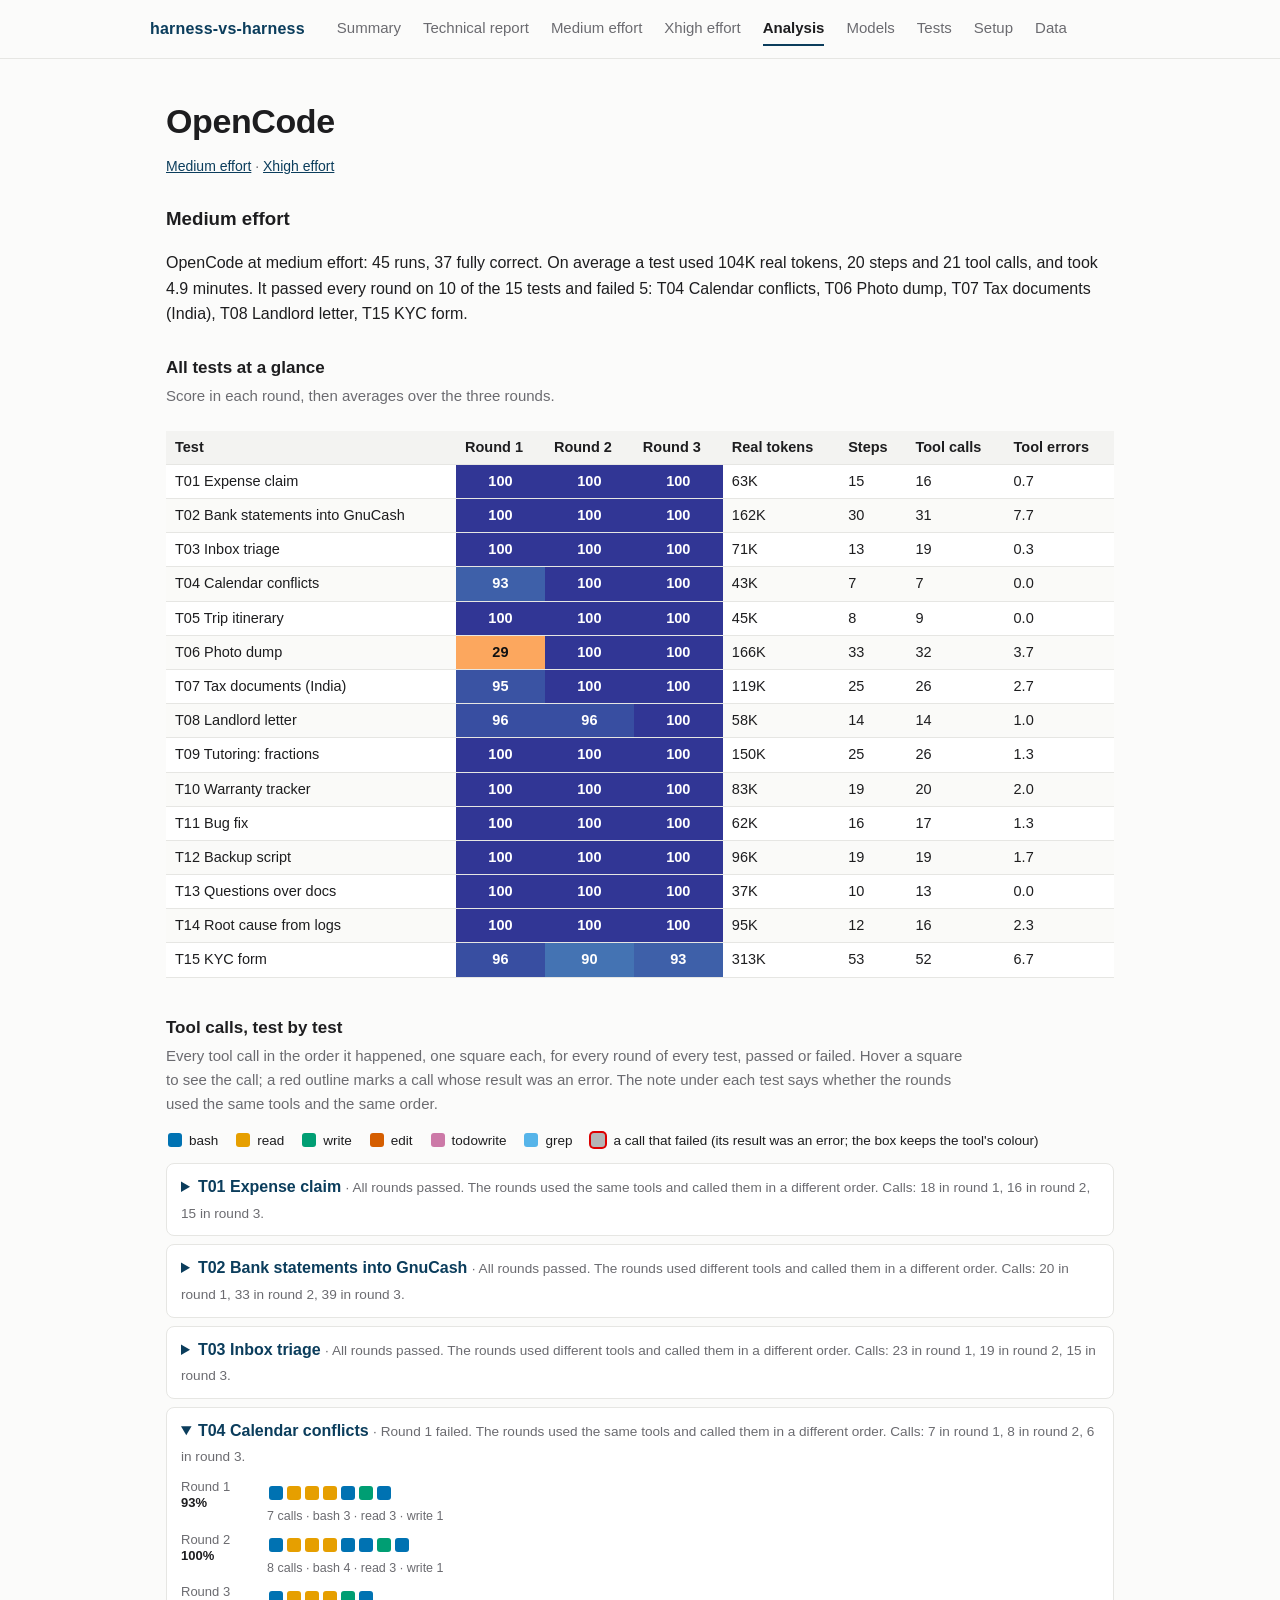
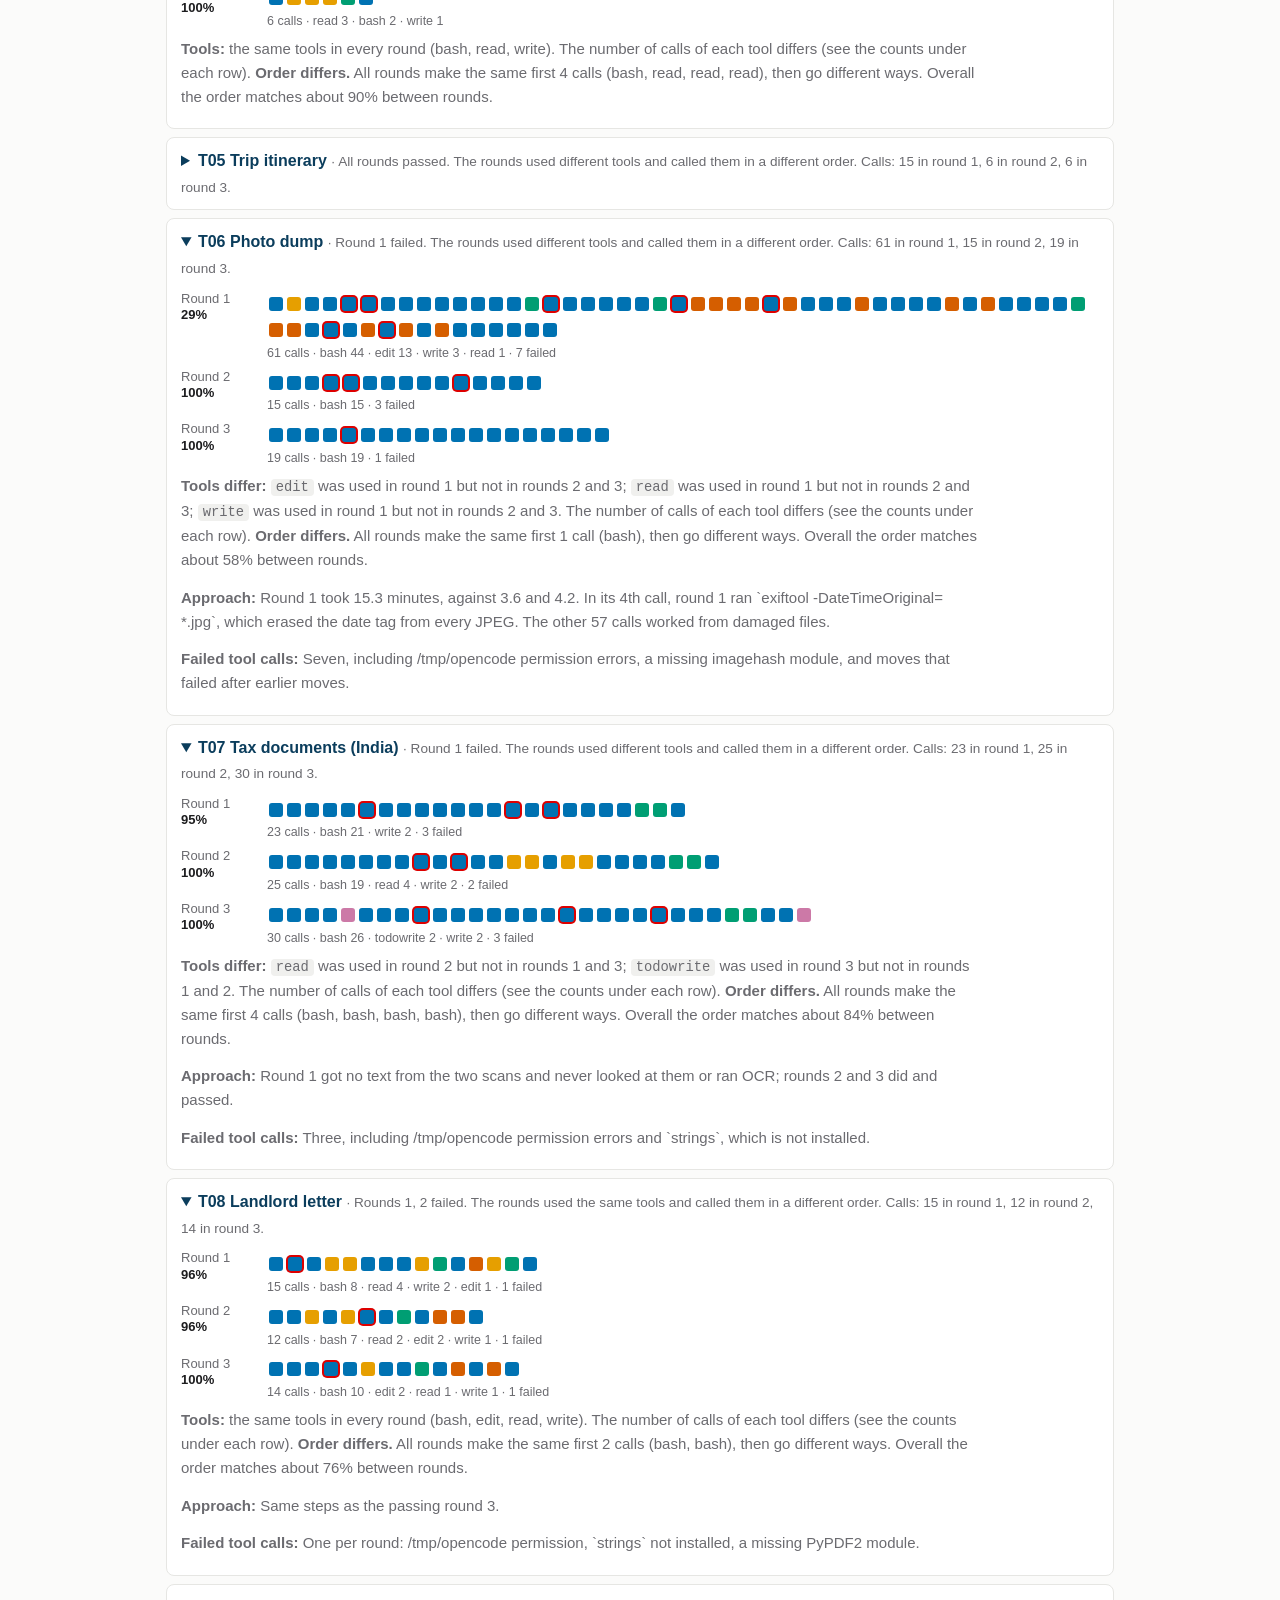
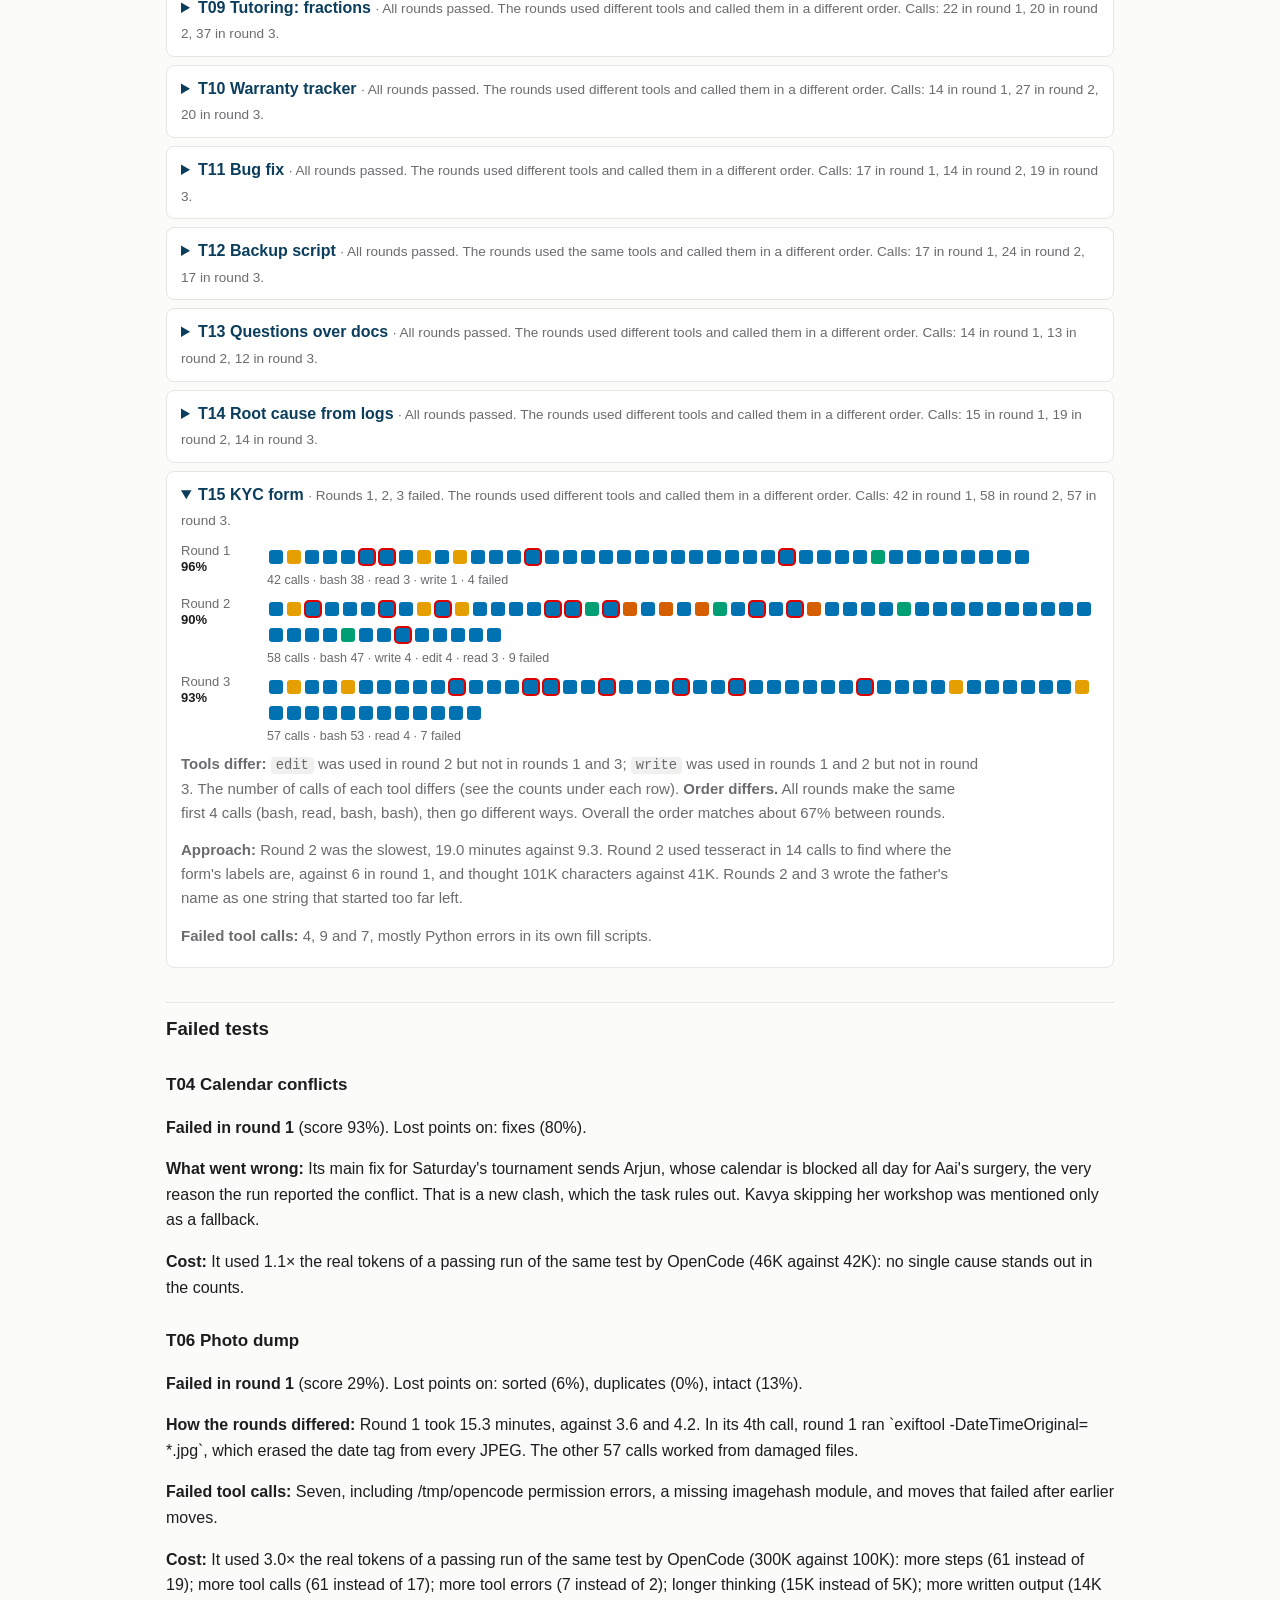
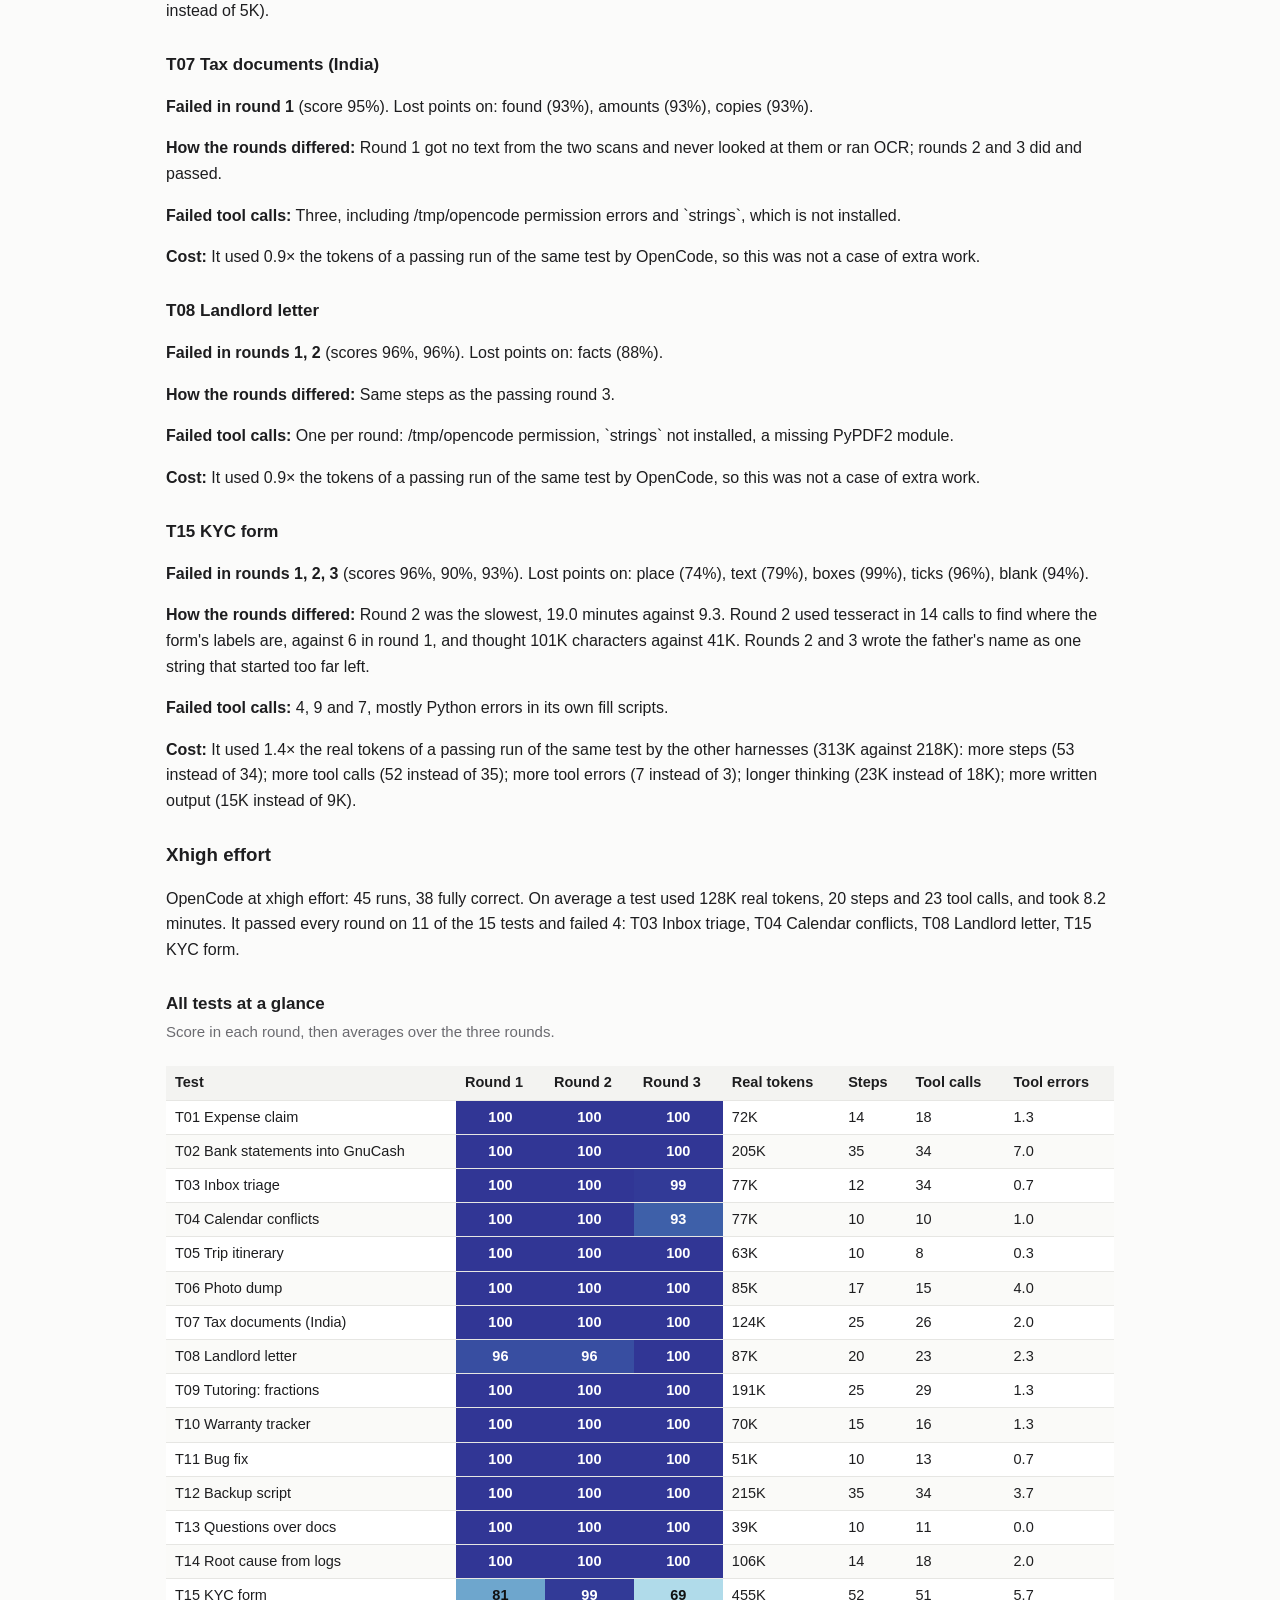
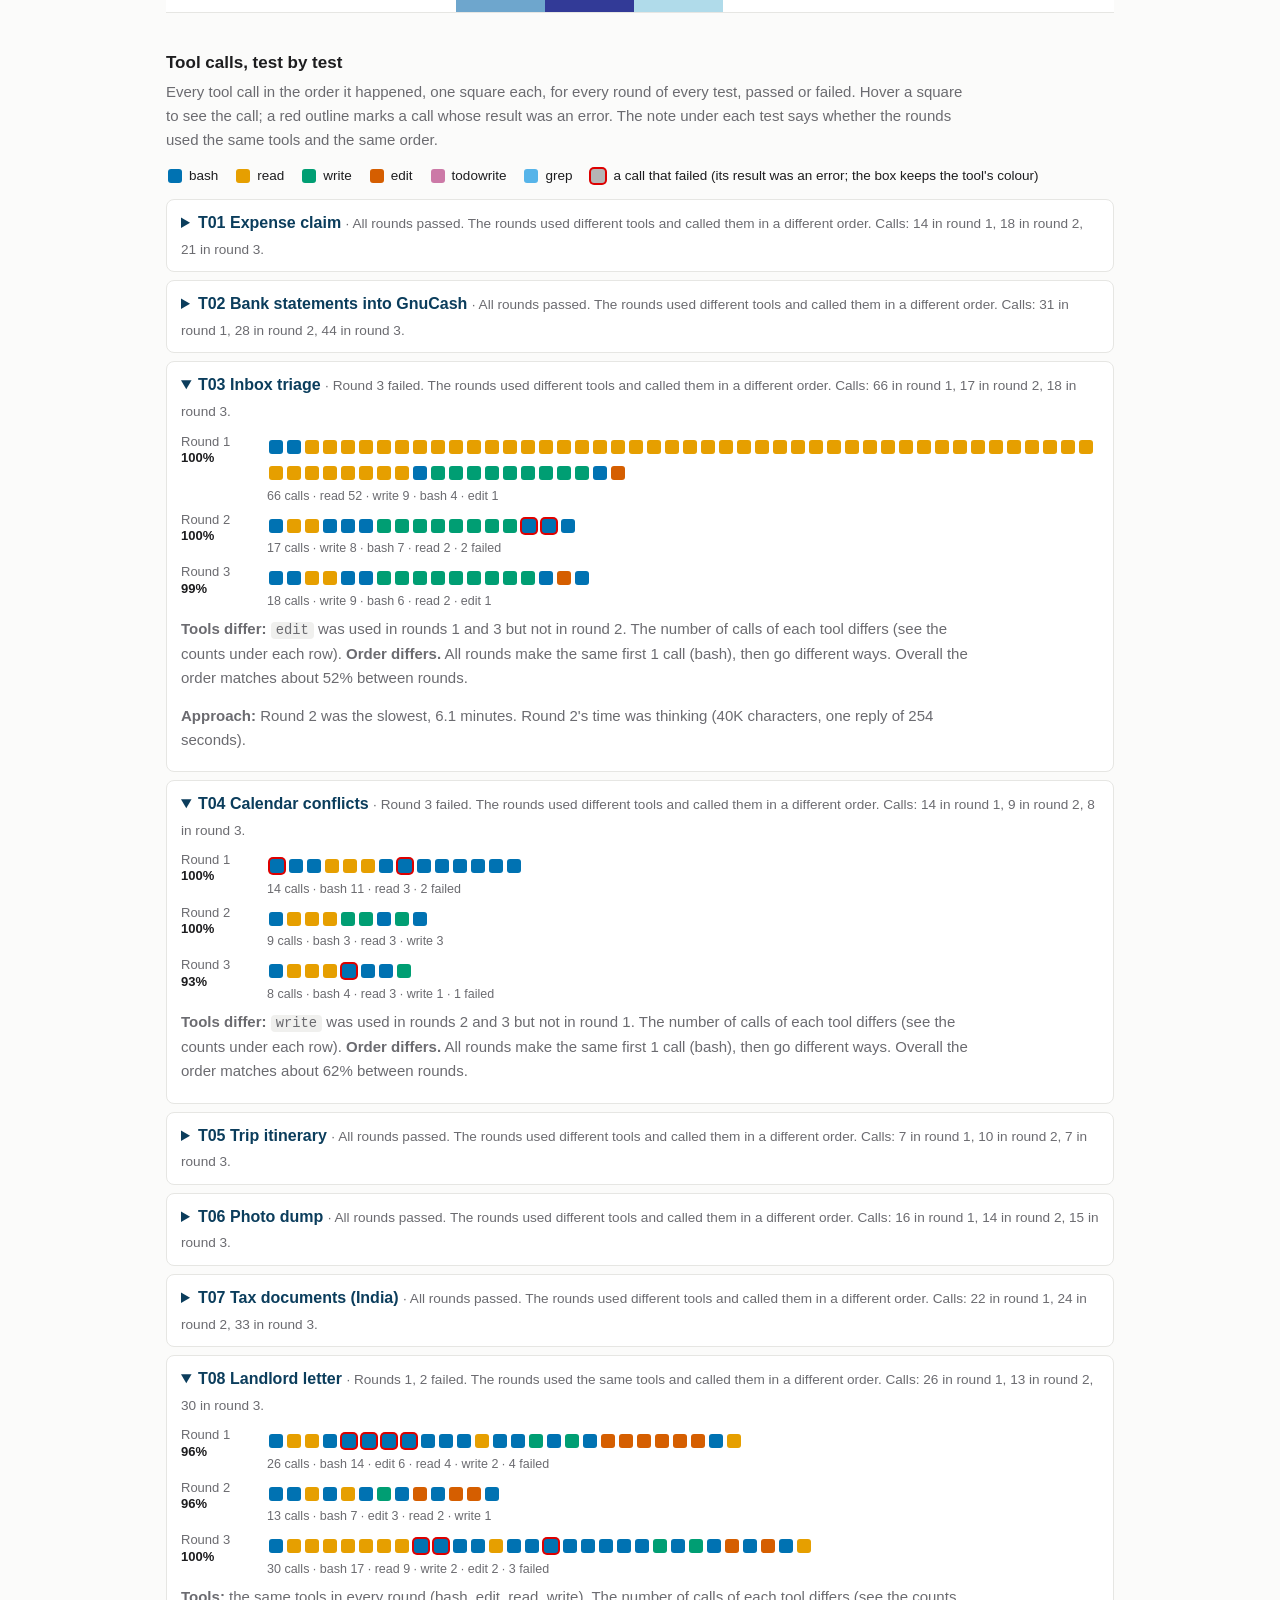
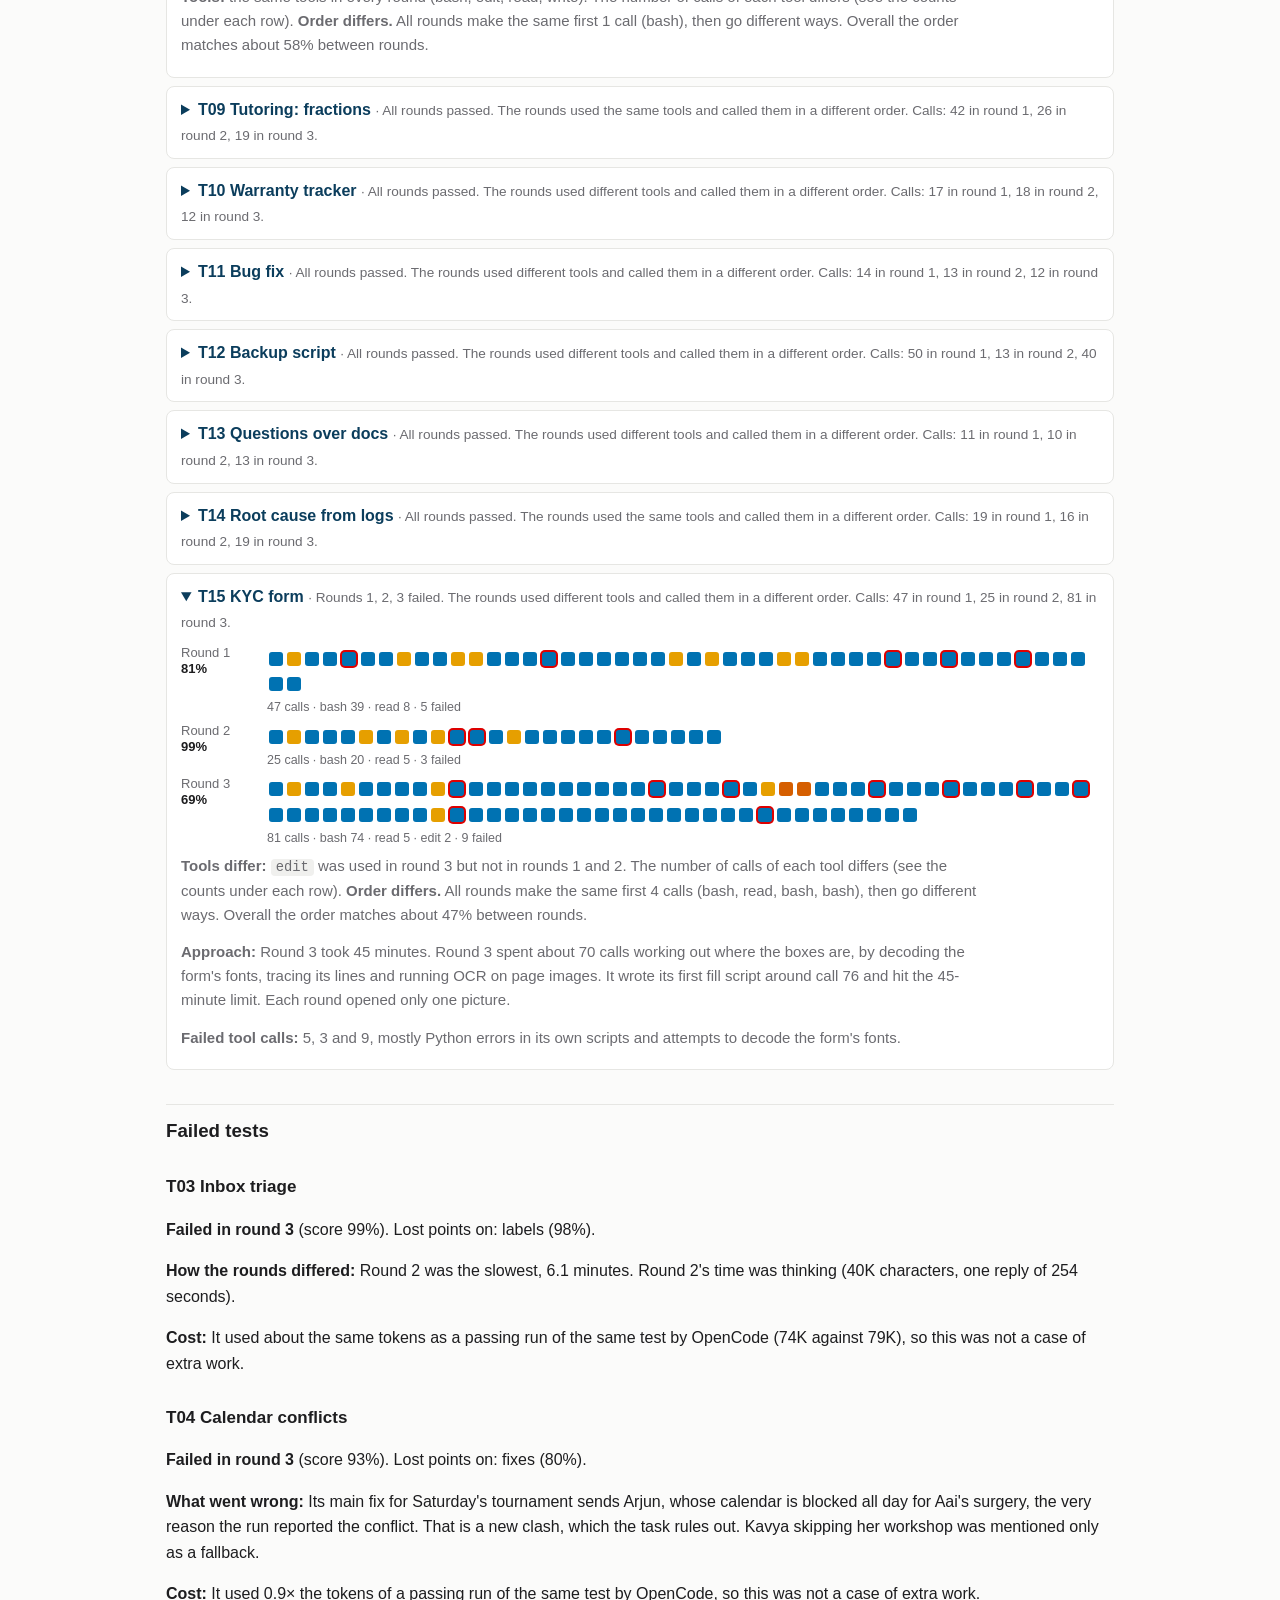
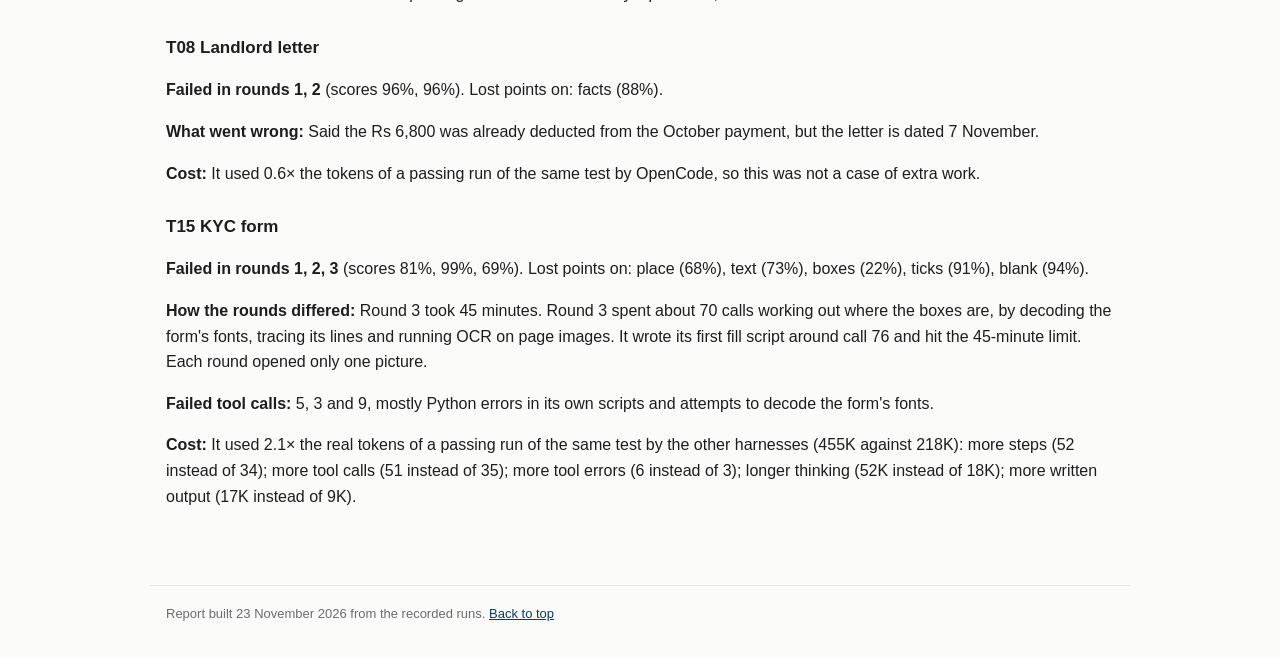
<file: analysis-opencode.html>
<!doctype html><html lang="en"><head><meta charset="utf-8"><meta name="viewport" content="width=device-width,initial-scale=1"><title>OpenCode: analysis</title><link rel="stylesheet" href="assets/style.css"></head><body><nav><span class="brand">harness-vs-harness</span><a href="index.html">Summary</a><a href="report.html">Technical report</a><a href="qwen3-8-flash-next-medium.html">Medium effort</a><a href="qwen3-8-flash-next-xhigh.html">Xhigh effort</a><a href="analysis.html" class=on>Analysis</a><a href="models.html">Models</a><a href="tests.html">Tests</a><a href="setup.html">Setup</a><a href="data.html">Data</a></nav><main><h1 id="top">OpenCode</h1><p class="toc"><a href="#opencode-medium">Medium effort</a> · <a href="#opencode-xhigh">Xhigh effort</a></p><h3 id="opencode-medium">Medium effort</h3><p>OpenCode at medium effort: 45 runs, 37 fully correct. On average a test used 104K real tokens, 20 steps and 21 tool calls, and took 4.9 minutes. It passed every round on 10 of the 15 tests and failed 5: T04 Calendar conflicts, T06 Photo dump, T07 Tax documents (India), T08 Landlord letter, T15 KYC form.</p><h4>All tests at a glance</h4><p class="how">Score in each round, then averages over the three rounds.</p><div class="scroll"><table class="data glance"><thead><tr><th>Test</th><th>Round 1</th><th>Round 2</th><th>Round 3</th><th>Real tokens</th><th>Steps</th><th>Tool calls</th><th>Tool errors</th></tr></thead><tbody><tr><td>T01 Expense claim</td><td class="sc" style="background:rgb(49,54,149);color:#fff">100</td><td class="sc" style="background:rgb(49,54,149);color:#fff">100</td><td class="sc" style="background:rgb(49,54,149);color:#fff">100</td><td>63K</td><td>15</td><td>16</td><td>0.7</td></tr><tr><td>T02 Bank statements into GnuCash</td><td class="sc" style="background:rgb(49,54,149);color:#fff">100</td><td class="sc" style="background:rgb(49,54,149);color:#fff">100</td><td class="sc" style="background:rgb(49,54,149);color:#fff">100</td><td>162K</td><td>30</td><td>31</td><td>7.7</td></tr><tr><td>T03 Inbox triage</td><td class="sc" style="background:rgb(49,54,149);color:#fff">100</td><td class="sc" style="background:rgb(49,54,149);color:#fff">100</td><td class="sc" style="background:rgb(49,54,149);color:#fff">100</td><td>71K</td><td>13</td><td>19</td><td>0.3</td></tr><tr><td>T04 Calendar conflicts</td><td class="sc" style="background:rgb(62,96,169);color:#fff">93</td><td class="sc" style="background:rgb(49,54,149);color:#fff">100</td><td class="sc" style="background:rgb(49,54,149);color:#fff">100</td><td>43K</td><td>7</td><td>7</td><td>0.0</td></tr><tr><td>T05 Trip itinerary</td><td class="sc" style="background:rgb(49,54,149);color:#fff">100</td><td class="sc" style="background:rgb(49,54,149);color:#fff">100</td><td class="sc" style="background:rgb(49,54,149);color:#fff">100</td><td>45K</td><td>8</td><td>9</td><td>0.0</td></tr><tr><td>T06 Photo dump</td><td class="sc" style="background:rgb(252,167,94);color:#111">29</td><td class="sc" style="background:rgb(49,54,149);color:#fff">100</td><td class="sc" style="background:rgb(49,54,149);color:#fff">100</td><td>166K</td><td>33</td><td>32</td><td>3.7</td></tr><tr><td>T07 Tax documents (India)</td><td class="sc" style="background:rgb(58,83,163);color:#fff">95</td><td class="sc" style="background:rgb(49,54,149);color:#fff">100</td><td class="sc" style="background:rgb(49,54,149);color:#fff">100</td><td>119K</td><td>25</td><td>26</td><td>2.7</td></tr><tr><td>T08 Landlord letter</td><td class="sc" style="background:rgb(56,78,161);color:#fff">96</td><td class="sc" style="background:rgb(56,78,161);color:#fff">96</td><td class="sc" style="background:rgb(49,54,149);color:#fff">100</td><td>58K</td><td>14</td><td>14</td><td>1.0</td></tr><tr><td>T09 Tutoring: fractions</td><td class="sc" style="background:rgb(49,54,149);color:#fff">100</td><td class="sc" style="background:rgb(49,54,149);color:#fff">100</td><td class="sc" style="background:rgb(49,54,149);color:#fff">100</td><td>150K</td><td>25</td><td>26</td><td>1.3</td></tr><tr><td>T10 Warranty tracker</td><td class="sc" style="background:rgb(49,54,149);color:#fff">100</td><td class="sc" style="background:rgb(49,54,149);color:#fff">100</td><td class="sc" style="background:rgb(49,54,149);color:#fff">100</td><td>83K</td><td>19</td><td>20</td><td>2.0</td></tr><tr><td>T11 Bug fix</td><td class="sc" style="background:rgb(49,54,149);color:#fff">100</td><td class="sc" style="background:rgb(49,54,149);color:#fff">100</td><td class="sc" style="background:rgb(49,54,149);color:#fff">100</td><td>62K</td><td>16</td><td>17</td><td>1.3</td></tr><tr><td>T12 Backup script</td><td class="sc" style="background:rgb(49,54,149);color:#fff">100</td><td class="sc" style="background:rgb(49,54,149);color:#fff">100</td><td class="sc" style="background:rgb(49,54,149);color:#fff">100</td><td>96K</td><td>19</td><td>19</td><td>1.7</td></tr><tr><td>T13 Questions over docs</td><td class="sc" style="background:rgb(49,54,149);color:#fff">100</td><td class="sc" style="background:rgb(49,54,149);color:#fff">100</td><td class="sc" style="background:rgb(49,54,149);color:#fff">100</td><td>37K</td><td>10</td><td>13</td><td>0.0</td></tr><tr><td>T14 Root cause from logs</td><td class="sc" style="background:rgb(49,54,149);color:#fff">100</td><td class="sc" style="background:rgb(49,54,149);color:#fff">100</td><td class="sc" style="background:rgb(49,54,149);color:#fff">100</td><td>95K</td><td>12</td><td>16</td><td>2.3</td></tr><tr><td>T15 KYC form</td><td class="sc" style="background:rgb(56,78,161);color:#fff">96</td><td class="sc" style="background:rgb(68,115,179);color:#fff">90</td><td class="sc" style="background:rgb(62,96,169);color:#fff">93</td><td>313K</td><td>53</td><td>52</td><td>6.7</td></tr></tbody></table></div><h4>Tool calls, test by test</h4><p class="how">Every tool call in the order it happened, one square each, for every round of every test, passed or failed. Hover a square to see the call; a red outline marks a call whose result was an error. The note under each test says whether the rounds used the same tools and the same order.</p><div class="legend"><span class="lg"><span class="tc" style="background:#0072B2"></span>bash</span><span class="lg"><span class="tc" style="background:#E69F00"></span>read</span><span class="lg"><span class="tc" style="background:#009E73"></span>write</span><span class="lg"><span class="tc" style="background:#D55E00"></span>edit</span><span class="lg"><span class="tc" style="background:#CC79A7"></span>todowrite</span><span class="lg"><span class="tc" style="background:#56B4E9"></span>grep</span><span class="lg"><span class="tc err" style="background:#b5b5b5"></span>a call that failed (its result was an error; the box keeps the tool's colour)</span></div><details><summary><b>T01 Expense claim</b> <span class="muted">· All rounds passed. The rounds used the same tools and called them in a different order. Calls: 18 in round 1, 16 in round 2, 15 in round 3.</span></summary><div class="strip"><div class="lab">Round 1<br><span class="sc2">100%</span></div><div class="sq"><span class="tc" style="background:#0072B2" title="bash: find input -type f | head -50; echo ---; ls -la"></span><span class="tc" style="background:#E69F00" title="read: /home/arjun/task/input/trip_note.txt"></span><span class="tc" style="background:#0072B2" title="bash: which pdftotext pdfinfo python3; python3 -c &quot;import pypdf, reportlab&quot; 2&gt;&amp;1"></span><span class="tc" style="background:#0072B2" title="bash: python3 -c &quot;import pypdf; print(&#x27;pypdf&#x27;, pypdf.__version__)&quot;; python3 -c &quot;import fitz; print(&#x27;pymupdf&#x27;, fitz._"></span><span class="tc" style="background:#E69F00" title="read: /tmp/policy.txt"></span><span class="tc" style="background:#0072B2" title="bash: python3 - &lt;&lt;&#x27;EOF&#x27; import pypdf r = pypdf.PdfReader(&quot;input/Expense_Claim_Form_EC-1.pdf&quot;) print(&quot;pages:&quot;, len(r."></span><span class="tc" style="background:#E69F00" title="read: /home/arjun/task/input/receipts/IMG_4101.jpg"></span><span class="tc" style="background:#E69F00" title="read: /home/arjun/task/input/receipts/IMG_4102.jpg"></span><span class="tc" style="background:#E69F00" title="read: /home/arjun/task/input/receipts/IMG_4103.jpg"></span><span class="tc" style="background:#E69F00" title="read: /home/arjun/task/input/receipts/IMG_4104.jpg"></span><span class="tc" style="background:#E69F00" title="read: /home/arjun/task/input/receipts/IMG_4105.jpg"></span><span class="tc" style="background:#0072B2" title="bash: which tesseract; python3 -c &quot;import pytesseract&quot; 2&gt;&amp;1 | head -1; which easyocr paddleocr 2&gt;/dev/null"></span><span class="tc" style="background:#0072B2" title="bash: mkdir -p /tmp/ocr &amp;&amp; for f in input/receipts/*.jpg; do b=$(basename &quot;$f&quot; .jpg); tesseract &quot;$f&quot; &quot;/tmp/ocr/$b&quot; 2"></span><span class="tc" style="background:#0072B2" title="bash: for f in /tmp/ocr/*.txt; do echo &quot;===== $(basename $f) =====&quot;; cat &quot;$f&quot;; done"></span><span class="tc" style="background:#0072B2" title="bash: tesseract input/receipts/IMG_4119.jpg stdout --psm 6 2&gt;/dev/null; echo ====; pdftotext -layout input/Expense_C"></span><span class="tc" style="background:#0072B2" title="bash: python3 - &lt;&lt;&#x27;EOF&#x27; import pypdf from pypdf.generic import NameObject src = pypdf.PdfReader(&quot;input/Expense_Claim"></span><span class="tc err" style="background:#0072B2" title="bash: python3 - &lt;&lt;&#x27;EOF&#x27; import pypdf r = pypdf.PdfReader(&quot;output/Expense_Claim_EC-1_filled.pdf&quot;) flds = r.get_fields (failed)"></span><span class="tc" style="background:#0072B2" title="bash: python3 - &lt;&lt;&#x27;EOF&#x27; import pypdf r = pypdf.PdfReader(&quot;output/Expense_Claim_EC-1_filled.pdf&quot;) flds = r.get_fields"></span><div class="cn">18 calls · bash 11 · read 7 · 1 failed</div></div></div><div class="strip"><div class="lab">Round 2<br><span class="sc2">100%</span></div><div class="sq"><span class="tc" style="background:#0072B2" title="bash: find input -type f | head -50; echo ---; cat input/trip_note.txt 2&gt;/dev/null"></span><span class="tc" style="background:#0072B2" title="bash: which pdftotext pdfinfo python3; python3 -c &quot;import pypdf, fitz&quot; 2&gt;&amp;1; pip list 2&gt;/dev/null | grep -i -E &quot;pdf|"></span><span class="tc" style="background:#0072B2" title="bash: pdftotext -layout input/Travel_and_Expense_Policy_v3.2.pdf /tmp/policy.txt &amp;&amp; wc -l /tmp/policy.txt"></span><span class="tc" style="background:#E69F00" title="read: /tmp/policy.txt"></span><span class="tc" style="background:#0072B2" title="bash: python3 - &lt;&lt;&#x27;EOF&#x27; import pymupdf doc = pymupdf.open(&quot;input/Expense_Claim_Form_EC-1.pdf&quot;) print(&quot;pages:&quot;, len(d"></span><span class="tc" style="background:#E69F00" title="read: /home/arjun/task/input/receipts/IMG_4101.jpg"></span><span class="tc" style="background:#E69F00" title="read: /home/arjun/task/input/receipts/IMG_4102.jpg"></span><span class="tc" style="background:#E69F00" title="read: /home/arjun/task/input/receipts/IMG_4103.jpg"></span><span class="tc" style="background:#E69F00" title="read: /home/arjun/task/input/receipts/IMG_4104.jpg"></span><span class="tc" style="background:#E69F00" title="read: /home/arjun/task/input/receipts/IMG_4105.jpg"></span><span class="tc" style="background:#0072B2" title="bash: which tesseract; python3 -c &quot;import pytesseract&quot; 2&gt;&amp;1 | tail -1; tesseract --list-langs 2&gt;&amp;1 | head"></span><span class="tc" style="background:#0072B2" title="bash: mkdir -p /tmp/ocr; for f in input/receipts/*.jpg; do b=$(basename &quot;$f&quot; .jpg); tesseract &quot;$f&quot; /tmp/ocr/&quot;$b&quot; --p"></span><span class="tc" style="background:#0072B2" title="bash: for f in /tmp/ocr/*.txt; do echo &quot;=== $(basename $f .txt) ===&quot;; cat &quot;$f&quot;; done"></span><span class="tc" style="background:#0072B2" title="bash: python3 - &lt;&lt;&#x27;EOF&#x27; import pymupdf doc = pymupdf.open(&quot;input/Expense_Claim_Form_EC-1.pdf&quot;) for w in doc[0].widge"></span><span class="tc" style="background:#0072B2" title="bash: mkdir -p output &amp;&amp; python3 - &lt;&lt;&#x27;EOF&#x27; import pymupdf lines = [ (&quot;2026-10-13&quot;,&quot;Hotel&quot;,&quot;Self-booked hotel, 3 nigh"></span><span class="tc" style="background:#0072B2" title="bash: python3 - &lt;&lt;&#x27;EOF&#x27; import pymupdf doc = pymupdf.open(&quot;output/Expense_Claim_EC-1_filled.pdf&quot;) print(&quot;form still "></span><div class="cn">16 calls · bash 10 · read 6</div></div></div><div class="strip"><div class="lab">Round 3<br><span class="sc2">100%</span></div><div class="sq"><span class="tc" style="background:#0072B2" title="bash: find input -type f | head -50; ls -la"></span><span class="tc" style="background:#E69F00" title="read: /home/arjun/task/input/trip_note.txt"></span><span class="tc" style="background:#E69F00" title="read: /home/arjun/task/input/Travel_and_Expense_Policy_v3.2.pdf"></span><span class="tc" style="background:#0072B2" title="bash: which pdftotext pdfinfo python3; python3 -c &quot;import pypdf; print(&#x27;pypdf ok&#x27;)&quot; 2&gt;/dev/null; python3 -c &quot;import "></span><span class="tc" style="background:#0072B2" title="bash: pdftotext -layout input/Travel_and_Expense_Policy_v3.2.pdf /tmp/policy.txt &amp;&amp; wc -l /tmp/policy.txt"></span><span class="tc" style="background:#E69F00" title="read: /tmp/policy.txt"></span><span class="tc" style="background:#0072B2" title="bash: python3 - &lt;&lt;&#x27;EOF&#x27; import fitz doc = fitz.open(&quot;input/Expense_Claim_Form_EC-1.pdf&quot;) print(&quot;pages:&quot;, len(doc)) f"></span><span class="tc" style="background:#0072B2" title="bash: identify input/receipts/*.jpg 2&gt;/dev/null | awk &#x27;{print $1, $3}&#x27; || python3 -c &quot; from PIL import Image import "></span><span class="tc" style="background:#E69F00" title="read: /home/arjun/task/input/receipts/IMG_4101.jpg"></span><span class="tc" style="background:#0072B2" title="bash: which tesseract; python3 -c &quot;import pytesseract; print(&#x27;pytesseract ok&#x27;)&quot; 2&gt;/dev/null; which easyocr; python3 "></span><span class="tc" style="background:#0072B2" title="bash: mkdir -p /tmp/ocr &amp;&amp; for f in input/receipts/*.jpg; do b=$(basename &quot;$f&quot; .jpg); tesseract &quot;$f&quot; &quot;/tmp/ocr/$b&quot; -"></span><span class="tc" style="background:#0072B2" title="bash: for f in /tmp/ocr/*.txt; do echo &quot;===== $(basename $f) =====&quot;; cat &quot;$f&quot;; done"></span><span class="tc" style="background:#0072B2" title="bash: pdftotext -layout input/Expense_Claim_Form_EC-1.pdf - | sed -n &#x27;1,60p&#x27;; pdfinfo input/Expense_Claim_Form_EC-1."></span><span class="tc err" style="background:#0072B2" title="bash: mkdir -p output &amp;&amp; python3 - &lt;&lt;&#x27;EOF&#x27; import pymupdf doc = pymupdf.open(&quot;input/Expense_Claim_Form_EC-1.pdf&quot;) pa (failed)"></span><span class="tc" style="background:#0072B2" title="bash: python3 - &lt;&lt;&#x27;EOF&#x27; import pymupdf doc = pymupdf.open(&quot;output/Expense_Claim_EC-1_filled.pdf&quot;) f = {w.field_name:"></span><div class="cn">15 calls · bash 11 · read 4 · 1 failed</div></div></div><p class="how"><b>Tools:</b> the same tools in every round (bash, read). The number of calls of each tool differs (see the counts under each row). <b>Order differs.</b> All rounds make the same first 1 call (bash), then go different ways. Overall the order matches about 83% between rounds.</p></details><details><summary><b>T02 Bank statements into GnuCash</b> <span class="muted">· All rounds passed. The rounds used different tools and called them in a different order. Calls: 20 in round 1, 33 in round 2, 39 in round 3.</span></summary><div class="strip"><div class="lab">Round 1<br><span class="sc2">100%</span></div><div class="sq"><span class="tc" style="background:#0072B2" title="bash: ls -la input/ input/statements/ 2&gt;/dev/null; ls -la"></span><span class="tc" style="background:#0072B2" title="bash: mkdir -p work &amp;&amp; cp input/Mehta_household.gnucash work/book.gnucash &amp;&amp; which pdftotext python3; python3 -c &quot;im"></span><span class="tc" style="background:#0072B2" title="bash: which gnucash; pdftotext -layout input/statements/PeacockBank_Statement_Oct2026.pdf work/peacock.txt &amp;&amp; pdftot"></span><span class="tc" style="background:#E69F00" title="read: /home/arjun/task/work/peacock.txt"></span><span class="tc" style="background:#E69F00" title="read: /home/arjun/task/work/banyan.txt"></span><span class="tc" style="background:#E69F00" title="read: /home/arjun/task/work/card.txt"></span><span class="tc" style="background:#0072B2" title="bash: file work/book.gnucash &amp;&amp; zcat work/book.gnucash &gt; work/book.xml 2&gt;/dev/null; file work/book.xml; wc -c work/b"></span><span class="tc" style="background:#0072B2" title="bash: python3 - &lt;&lt;&#x27;EOF&#x27; import sqlite3 db = sqlite3.connect(&#x27;work/book.gnucash&#x27;) for r in db.execute(&quot;SELECT name,ty"></span><span class="tc" style="background:#0072B2" title="bash: python3 - &lt;&lt;&#x27;EOF&#x27; import sqlite3 db = sqlite3.connect(&#x27;work/book.gnucash&#x27;) print(db.execute(&quot;PRAGMA table_info"></span><span class="tc err" style="background:#0072B2" title="bash: python3 - &lt;&lt;&#x27;EOF&#x27; import sqlite3 db = sqlite3.connect(&#x27;work/book.gnucash&#x27;) print([c[1] for c in db.execute(&quot;PR (failed)"></span><span class="tc" style="background:#0072B2" title="bash: python3 - &lt;&lt;&#x27;EOF&#x27; import sqlite3 db = sqlite3.connect(&#x27;work/book.gnucash&#x27;) for t in [&#x27;accounts&#x27;,&#x27;entries&#x27;,&#x27;spl"></span><span class="tc err" style="background:#0072B2" title="bash: python3 - &lt;&lt;&#x27;EOF&#x27; import sqlite3, datetime db = sqlite3.connect(&#x27;work/book.gnucash&#x27;) print([c[1] for c in db.e (failed)"></span><span class="tc err" style="background:#0072B2" title="bash: python3 - &lt;&lt;&#x27;EOF&#x27; import sqlite3 db = sqlite3.connect(&#x27;work/book.gnucash&#x27;) accs = {r[0]:(r[1],r[2]) for r in d (failed)"></span><span class="tc" style="background:#0072B2" title="bash: python3 - &lt;&lt;&#x27;EOF&#x27; import sqlite3 db = sqlite3.connect(&#x27;work/book.gnucash&#x27;) accs = {r[0]:(r[1],r[2]) for r in d"></span><span class="tc err" style="background:#0072B2" title="bash: python3 - &lt;&lt;&#x27;EOF&#x27; import sqlite3 db = sqlite3.connect(&#x27;work/book.gnucash&#x27;) import itertools for r in db.execut (failed)"></span><span class="tc" style="background:#0072B2" title="bash: python3 - &lt;&lt;&#x27;EOF&#x27; import sqlite3 db = sqlite3.connect(&#x27;work/book.gnucash&#x27;) targets = {&#x27;f11657b345634cdebd08900"></span><span class="tc" style="background:#CC79A7" title="todowrite: {&quot;todos&quot;: [{&quot;content&quot;: &quot;Parse statements &amp; book, identify missing transactions&quot;, &quot;status&quot;: &quot;complete"></span><span class="tc" style="background:#0072B2" title="bash: python3 - &lt;&lt;&#x27;EOF&#x27; import sqlite3, uuid db = sqlite3.connect(&#x27;work/book.gnucash&#x27;) accs = {} rows = db.execute(&quot;"></span><span class="tc" style="background:#0072B2" title="bash: python3 - &lt;&lt;&#x27;EOF&#x27; import sqlite3 db=sqlite3.connect(&#x27;work/book.gnucash&#x27;) print(db.execute(&quot;PRAGMA integrity_ch"></span><span class="tc" style="background:#0072B2" title="bash: python3 - &lt;&lt;&#x27;EOF&#x27; import sqlite3 db=sqlite3.connect(&#x27;work/book.gnucash&#x27;) def bal(g,d): return db.execute(&quot;SELE"></span><div class="cn">20 calls · bash 16 · read 3 · todowrite 1 · 4 failed</div></div></div><div class="strip"><div class="lab">Round 2<br><span class="sc2">100%</span></div><div class="sq"><span class="tc" style="background:#0072B2" title="bash: ls -la /home/arjun/task /home/arjun/task/input /home/arjun/task/input/statements 2&gt;/dev/null"></span><span class="tc" style="background:#CC79A7" title="todowrite: {&quot;todos&quot;: [{&quot;content&quot;: &quot;Extract transactions from 3 statement PDFs&quot;, &quot;status&quot;: &quot;in_progress&quot;, &quot;prior"></span><span class="tc err" style="background:#0072B2" title="bash: cp /home/arjun/task/input/Mehta_household.gnucash /home/arjun/task/output/Mehta_household.before.gnucash &amp;&amp; wh (failed)"></span><span class="tc err" style="background:#0072B2" title="bash: cd /home/arjun/task/input/statements &amp;&amp; for f in *.pdf; do pdftotext -layout &quot;$f&quot; &quot;/tmp/opencode/${f%.pdf}.txt (failed)"></span><span class="tc err" style="background:#0072B2" title="bash: mkdir -p /tmp/opencode &amp;&amp; cd /home/arjun/task/input/statements &amp;&amp; for f in *.pdf; do pdftotext -layout &quot;$f&quot; &quot;/ (failed)"></span><span class="tc err" style="background:#0072B2" title="bash: cd /tmp/opencode &amp;&amp; pdftotext -layout /home/arjun/task/input/statements/PeacockBank_Statement_Oct2026.pdf peac (failed)"></span><span class="tc" style="background:#0072B2" title="bash: mkdir -p /tmp/arjun-scratch &amp;&amp; cd /tmp/arjun-scratch &amp;&amp; for f in /home/arjun/task/input/statements/*.pdf; do p"></span><span class="tc" style="background:#E69F00" title="read: /tmp/arjun-scratch/PeacockBank_Statement_Oct2026.pdf"></span><span class="tc" style="background:#E69F00" title="read: /tmp/arjun-scratch/BanyanBank_AccountStatement_01Sep-31Oct2026.pdf"></span><span class="tc" style="background:#E69F00" title="read: /tmp/arjun-scratch/BanyanCard_Statement_15Oct2026.pdf"></span><span class="tc" style="background:#0072B2" title="bash: cd /tmp/arjun-scratch &amp;&amp; for f in *.pdf; do mv &quot;$f&quot; &quot;${f%.pdf}.txt&quot;; done &amp;&amp; ls"></span><span class="tc" style="background:#E69F00" title="read: /tmp/arjun-scratch/PeacockBank_Statement_Oct2026.txt"></span><span class="tc" style="background:#E69F00" title="read: /tmp/arjun-scratch/BanyanBank_AccountStatement_01Sep-31Oct2026.txt"></span><span class="tc" style="background:#E69F00" title="read: /tmp/arjun-scratch/BanyanCard_Statement_15Oct2026.txt"></span><span class="tc" style="background:#0072B2" title="bash: file /home/arjun/task/input/Mehta_household.gnucash &amp;&amp; head -c 500 /home/arjun/task/input/Mehta_household.gnuc"></span><span class="tc" style="background:#0072B2" title="bash: which sqlite3; sqlite3 /home/arjun/task/input/Mehta_household.gnucash &quot;.tables&quot; 2&gt;&amp;1"></span><span class="tc err" style="background:#0072B2" title="bash: cp /home/arjun/task/input/Mehta_household.gnucash /tmp/arjun-scratch/book.db &amp;&amp; sqlite3 /tmp/arjun-scratch/boo (failed)"></span><span class="tc" style="background:#0072B2" title="bash: sqlite3 /tmp/arjun-scratch/book.db &quot;.schema accounts&quot; &quot;.schema entries&quot; &quot;.schema splits&quot; &quot;.schema transactions"></span><span class="tc" style="background:#0072B2" title="bash: sqlite3 /tmp/arjun-scratch/book.db &quot;SELECT guid, name, account_type, commodity_guid, parent_guid, hidden, plac"></span><span class="tc" style="background:#0072B2" title="bash: sqlite3 /tmp/arjun-scratch/book.db &quot;SELECT COUNT(*) FROM transactions; SELECT COUNT(*) FROM entries; SELECT CO"></span><span class="tc" style="background:#0072B2" title="bash: sqlite3 -separator &#x27;|&#x27; /tmp/arjun-scratch/book.db &quot; SELECT t.post_date, t.description, a1.name, s1.action, s1."></span><span class="tc" style="background:#0072B2" title="bash: sqlite3 /tmp/arjun-scratch/book.db &quot;SELECT DISTINCT action, reconcile_state, value_denom, quantity_denom FROM "></span><span class="tc err" style="background:#0072B2" title="bash: sqlite3 /tmp/arjun-scratch/book.db &quot;SELECT name, slot_type, COUNT(*) FROM slots WHERE obj_guid IN (SELECT guid (failed)"></span><span class="tc" style="background:#0072B2" title="bash: sqlite3 /tmp/arjun-scratch/book.db &quot;.schema slots&quot; &quot;.schema books&quot; &quot;.schema versions&quot; &quot;.schema commodities&quot;; e"></span><span class="tc" style="background:#0072B2" title="bash: sqlite3 /tmp/arjun-scratch/book.db &quot; SELECT COUNT(*) FROM transactions t JOIN slots s ON s.obj_guid=t.guid AND"></span><span class="tc err" style="background:#0072B2" title="bash: sqlite3 /tmp/arjun-scratch/book.db &quot; SELECT a.name, SUM(CASE WHEN s.quantity_num&lt;&gt;0 OR 1=1 THEN s.quantity_num (failed)"></span><span class="tc" style="background:#0072B2" title="bash: sqlite3 /tmp/arjun-scratch/book.db &quot; SELECT a.name, SUM(s.quantity_num*1.0/s.quantity_denom) AS bal_now, SUM(C"></span><span class="tc" style="background:#0072B2" title="bash: sqlite3 /tmp/arjun-scratch/book.db &quot;SELECT reconcile_date, memo, action, typeof(reconcile_date) FROM splits LI"></span><span class="tc" style="background:#009E73" title="write: /tmp/arjun-scratch/add_tx.py"></span><span class="tc" style="background:#0072B2" title="bash: cd /tmp/arjun-scratch &amp;&amp; cp book.db test.db &amp;&amp; python3 add_tx.py test.db"></span><span class="tc" style="background:#0072B2" title="bash: cd /home/arjun/task &amp;&amp; sqlite3 input/Mehta_household.gnucash &quot;SELECT COUNT(*) FROM gnclock;&quot; &amp;&amp; python3 /tmp/a"></span><span class="tc" style="background:#0072B2" title="bash: cd /home/arjun/task &amp;&amp; sqlite3 input/Mehta_household.gnucash &quot;PRAGMA integrity_check;&quot; &quot;SELECT t.post_date, t."></span><span class="tc" style="background:#CC79A7" title="todowrite: {&quot;todos&quot;: [{&quot;content&quot;: &quot;Extract transactions from 3 statement PDFs&quot;, &quot;priority&quot;: &quot;high&quot;, &quot;status&quot;: &quot;"></span><div class="cn">33 calls · bash 24 · read 6 · todowrite 2 · write 1 · 7 failed</div></div></div><div class="strip"><div class="lab">Round 3<br><span class="sc2">100%</span></div><div class="sq"><span class="tc" style="background:#0072B2" title="bash: ls -R input/ 2&gt;/dev/null; ls output/ 2&gt;/dev/null; which gnucash python3; python3 -c &quot;import gnupc&quot; 2&gt;/dev/null"></span><span class="tc" style="background:#CC79A7" title="todowrite: {&quot;todos&quot;: [{&quot;content&quot;: &quot;Inspect GnuCash book structure and existing transactions&quot;, &quot;status&quot;: &quot;in_pro"></span><span class="tc" style="background:#0072B2" title="bash: mkdir -p output &amp;&amp; cp input/Mehta_household.gnucash output/Mehta_household.before.gnucash &amp;&amp; file input/Mehta_"></span><span class="tc err" style="background:#0072B2" title="bash: python3 -c &quot;import gnucash&quot; 2&gt;&amp;1; echo &quot;---&quot;; gnucash --version 2&gt;&amp;1 | head -3 (failed)"></span><span class="tc err" style="background:#0072B2" title="bash: python3 - &lt;&lt;&#x27;EOF&#x27; import sqlite3 db = sqlite3.connect(&#x27;input/Mehta_household.gnucash&#x27;) c = db.cursor() c.execu (failed)"></span><span class="tc" style="background:#0072B2" title="bash: python3 - &lt;&lt;&#x27;EOF&#x27; import sqlite3 db = sqlite3.connect(&#x27;input/Mehta_household.gnucash&#x27;) c = db.cursor() for t i"></span><span class="tc" style="background:#0072B2" title="bash: python3 - &lt;&lt;&#x27;EOF&#x27; import sqlite3 db = sqlite3.connect(&#x27;input/Mehta_household.gnucash&#x27;) db.row_factory = sqlite"></span><span class="tc err" style="background:#0072B2" title="bash: python3 - &lt;&lt;&#x27;EOF&#x27; &gt; /tmp/opencode/txns.txt import sqlite3 db = sqlite3.connect(&#x27;input/Mehta_household.gnucash&#x27; (failed)"></span><span class="tc" style="background:#0072B2" title="bash: ls -ld /tmp/opencode 2&gt;&amp;1; mkdir -p /tmp/work &amp;&amp; echo ok"></span><span class="tc" style="background:#0072B2" title="bash: python3 - &lt;&lt;&#x27;EOF&#x27; &gt; /tmp/work/txns.txt import sqlite3 db = sqlite3.connect(&#x27;input/Mehta_household.gnucash&#x27;) db"></span><span class="tc" style="background:#0072B2" title="bash: python3 - &lt;&lt;&#x27;EOF&#x27; import sqlite3 db = sqlite3.connect(&#x27;input/Mehta_household.gnucash&#x27;) db.row_factory = sqlite"></span><span class="tc" style="background:#0072B2" title="bash: python3 - &lt;&lt;&#x27;EOF&#x27; import sqlite3 db = sqlite3.connect(&#x27;input/Mehta_household.gnucash&#x27;) db.row_factory = sqlite"></span><span class="tc" style="background:#0072B2" title="bash: cd input/statements &amp;&amp; for f in *.pdf; do echo &quot;=== $f ===&quot;; pdftotext -layout &quot;$f&quot; &quot;/tmp/work/$f.txt&quot; 2&gt;/dev/"></span><span class="tc" style="background:#E69F00" title="read: /tmp/work/PeacockBank_Statement_Oct2026.pdf.txt"></span><span class="tc" style="background:#E69F00" title="read: /tmp/work/BanyanBank_AccountStatement_01Sep-31Oct2026.pdf.txt"></span><span class="tc" style="background:#E69F00" title="read: /tmp/work/BanyanCard_Statement_15Oct2026.pdf.txt"></span><span class="tc err" style="background:#0072B2" title="bash: python3 - &lt;&lt;&#x27;EOF&#x27; import sqlite3 db = sqlite3.connect(&#x27;input/Mehta_household.gnucash&#x27;) db.row_factory = sqlite (failed)"></span><span class="tc" style="background:#009E73" title="write: /tmp/work/dump_acct.py"></span><span class="tc" style="background:#0072B2" title="bash: echo &quot;=== PEACOCK ===&quot;; python3 /tmp/work/dump_acct.py f11657b345634cdebd08900cd3ab8c4e 2026-08-20 echo &quot;=== B"></span><span class="tc" style="background:#0072B2" title="bash: python3 - &lt;&lt;&#x27;EOF&#x27; import sqlite3, re db = sqlite3.connect(&#x27;input/Mehta_household.gnucash&#x27;) db.row_factory = sq"></span><span class="tc" style="background:#0072B2" title="bash: python3 - &lt;&lt;&#x27;EOF&#x27; import sqlite3 db = sqlite3.connect(&#x27;input/Mehta_household.gnucash&#x27;) db.row_factory = sqlite"></span><span class="tc" style="background:#0072B2" title="bash: python3 - &lt;&lt;&#x27;EOF&#x27; import sqlite3 db = sqlite3.connect(&#x27;input/Mehta_household.gnucash&#x27;) db.row_factory = sqlite"></span><span class="tc" style="background:#009E73" title="write: /tmp/work/insert.py"></span><span class="tc err" style="background:#0072B2" title="bash: python3 - &lt;&lt;&#x27;EOF&#x27; # validate account guids referenced in insert.py against the accounts table import sqlite3,  (failed)"></span><span class="tc" style="background:#D55E00" title="edit: /tmp/work/insert.py"></span><span class="tc" style="background:#0072B2" title="bash: python3 - &lt;&lt;&#x27;EOF&#x27; import sqlite3 db = sqlite3.connect(&#x27;/home/arjun/task/input/Mehta_household.gnucash&#x27;) for g "></span><span class="tc" style="background:#009E73" title="write: /tmp/work/insert.py"></span><span class="tc" style="background:#0072B2" title="bash: python3 /tmp/work/insert.py"></span><span class="tc" style="background:#0072B2" title="bash: python3 - &lt;&lt;&#x27;EOF&#x27; import sqlite3 db = sqlite3.connect(&#x27;input/Mehta_household.gnucash&#x27;) c = db.cursor() P=&#x27;f116"></span><span class="tc" style="background:#0072B2" title="bash: timeout 120 python3 - &lt;&lt;&#x27;EOF&#x27; import gnucash book = gnucash.Session() if hasattr(gnucash,&#x27;Session&#x27;) else None "></span><span class="tc err" style="background:#0072B2" title="bash: DISPLAY= timeout 180 python3 - &lt;&lt;&#x27;EOF&#x27; 2&gt;&amp;1 | grep -v dconf from gnucash import Session import gnucash class E (failed)"></span><span class="tc err" style="background:#0072B2" title="bash: DISPLAY= timeout 180 python3 - &lt;&lt;&#x27;EOF&#x27; 2&gt;&amp;1 | grep -v dconf from gnucash import Session s = Session(&quot;input/Meh (failed)"></span><span class="tc err" style="background:#0072B2" title="bash: DISPLAY= timeout 180 python3 - &lt;&lt;&#x27;EOF&#x27; 2&gt;&amp;1 | grep -v dconf from gnucash import Session s = Session(&quot;input/Meh (failed)"></span><span class="tc err" style="background:#0072B2" title="bash: python3 -c &quot;import sqlite3; d=sqlite3.connect(&#x27;input/Mehta_household.gnucash&#x27;); d.execute(&#x27;delete from gnclock (failed)"></span><span class="tc err" style="background:#0072B2" title="bash: python3 -c &quot;import sqlite3; d=sqlite3.connect(&#x27;input/Mehta_household.gnucash&#x27;); d.execute(&#x27;delete from gnclock (failed)"></span><span class="tc err" style="background:#0072B2" title="bash: python3 -c &quot;import sqlite3; d=sqlite3.connect(&#x27;input/Mehta_household.gnucash&#x27;); d.execute(&#x27;delete from gnclock (failed)"></span><span class="tc err" style="background:#0072B2" title="bash: python3 -c &quot;import sqlite3; d=sqlite3.connect(&#x27;input/Mehta_household.gnucash&#x27;); d.execute(&#x27;delete from gnclock (failed)"></span><span class="tc" style="background:#0072B2" title="bash: python3 -c &quot;import sqlite3; d=sqlite3.connect(&#x27;input/Mehta_household.gnucash&#x27;); d.execute(&#x27;delete from gnclock"></span><span class="tc" style="background:#CC79A7" title="todowrite: {&quot;todos&quot;: [{&quot;content&quot;: &quot;Inspect GnuCash book structure and existing transactions&quot;, &quot;status&quot;: &quot;comple"></span><div class="cn">39 calls · bash 30 · read 3 · write 3 · todowrite 2 · edit 1 · 12 failed</div></div></div><p class="how"><b>Tools differ:</b> <code>edit</code> was used in round 3 but not in rounds 1 and 2; <code>write</code> was used in rounds 2 and 3 but not in round 1. The number of calls of each tool differs (see the counts under each row). <b>Order differs.</b> All rounds make the same first 1 call (bash), then go different ways. Overall the order matches about 63% between rounds.</p></details><details><summary><b>T03 Inbox triage</b> <span class="muted">· All rounds passed. The rounds used different tools and called them in a different order. Calls: 23 in round 1, 19 in round 2, 15 in round 3.</span></summary><div class="strip"><div class="lab">Round 1<br><span class="sc2">100%</span></div><div class="sq"><span class="tc" style="background:#0072B2" title="bash: ls -R input/ 2&gt;/dev/null | head -50; ls output 2&gt;/dev/null"></span><span class="tc" style="background:#0072B2" title="bash: ls input/inbox | wc -l; ls input/inbox"></span><span class="tc" style="background:#E69F00" title="read: /home/arjun/task/input/contacts.csv"></span><span class="tc" style="background:#E69F00" title="read: /home/arjun/task/input/my_notes.md"></span><span class="tc err" style="background:#0072B2" title="bash: for f in input/inbox/*.eml; do echo &quot;===== $f =====&quot;; cat &quot;$f&quot;; echo; done &gt; /tmp/opencode/all_emails.txt; wc  (failed)"></span><span class="tc" style="background:#0072B2" title="bash: ls -ld /tmp/opencode 2&gt;&amp;1; mkdir -p /tmp/opencode2 &amp;&amp; echo ok"></span><span class="tc" style="background:#0072B2" title="bash: mkdir -p /tmp/opencode2 &amp;&amp; for f in input/inbox/*.eml; do echo &quot;===== $f =====&quot;; cat &quot;$f&quot;; echo; done &gt; /tmp/o"></span><span class="tc" style="background:#E69F00" title="read: /tmp/opencode2/all_emails.txt"></span><span class="tc" style="background:#0072B2" title="bash: mkdir -p output/drafts"></span><span class="tc" style="background:#E69F00" title="read: /tmp/opencode2/all_emails.txt"></span><span class="tc" style="background:#E69F00" title="read: /tmp/opencode2/all_emails.txt"></span><span class="tc" style="background:#009E73" title="write: /home/arjun/task/output/labels.csv"></span><span class="tc" style="background:#009E73" title="write: /home/arjun/task/output/drafts/001.txt"></span><span class="tc" style="background:#009E73" title="write: /home/arjun/task/output/drafts/002.txt"></span><span class="tc" style="background:#009E73" title="write: /home/arjun/task/output/drafts/003.txt"></span><span class="tc" style="background:#009E73" title="write: /home/arjun/task/output/drafts/004.txt"></span><span class="tc" style="background:#009E73" title="write: /home/arjun/task/output/drafts/005.txt"></span><span class="tc" style="background:#009E73" title="write: /home/arjun/task/output/drafts/007.txt"></span><span class="tc" style="background:#009E73" title="write: /home/arjun/task/output/drafts/008.txt"></span><span class="tc" style="background:#D55E00" title="edit: /home/arjun/task/output/drafts/004.txt"></span><span class="tc" style="background:#009E73" title="write: /home/arjun/task/output/summary.md"></span><span class="tc" style="background:#D55E00" title="edit: /home/arjun/task/output/summary.md"></span><span class="tc" style="background:#0072B2" title="bash: ls -la output output/drafts &amp;&amp; python3 -c &quot; import csv rows=list(csv.reader(open(&#x27;output/labels.csv&#x27;))) assert"></span><div class="cn">23 calls · write 9 · bash 7 · read 5 · edit 2 · 1 failed</div></div></div><div class="strip"><div class="lab">Round 2<br><span class="sc2">100%</span></div><div class="sq"><span class="tc" style="background:#0072B2" title="bash: ls -la input/ &amp;&amp; ls input/inbox/ | head -50 &amp;&amp; ls input/inbox | wc -l"></span><span class="tc" style="background:#E69F00" title="read: /home/arjun/task/input/my_notes.md"></span><span class="tc" style="background:#E69F00" title="read: /home/arjun/task/input/contacts.csv"></span><span class="tc" style="background:#0072B2" title="bash: for f in input/inbox/*.eml; do echo &quot;===== $f =====&quot;; cat &quot;$f&quot;; echo; done"></span><span class="tc" style="background:#0072B2" title="bash: mkdir -p output/drafts"></span><span class="tc" style="background:#009E73" title="write: /home/arjun/task/output/labels.csv"></span><span class="tc" style="background:#009E73" title="write: /home/arjun/task/output/drafts/001.txt"></span><span class="tc" style="background:#009E73" title="write: /home/arjun/task/output/drafts/002.txt"></span><span class="tc" style="background:#009E73" title="write: /home/arjun/task/output/drafts/003.txt"></span><span class="tc" style="background:#009E73" title="write: /home/arjun/task/output/drafts/004.txt"></span><span class="tc" style="background:#009E73" title="write: /home/arjun/task/output/drafts/005.txt"></span><span class="tc" style="background:#009E73" title="write: /home/arjun/task/output/drafts/007.txt"></span><span class="tc" style="background:#009E73" title="write: /home/arjun/task/output/drafts/008.txt"></span><span class="tc" style="background:#009E73" title="write: /home/arjun/task/output/summary.md"></span><span class="tc" style="background:#0072B2" title="bash: tail -n +2 output/labels.csv | wc -l &amp;&amp; awk -F&#x27;,&#x27; &#x27;NF!=3&#x27; output/labels.csv &amp;&amp; ls output/drafts/"></span><span class="tc" style="background:#D55E00" title="edit: /home/arjun/task/output/labels.csv"></span><span class="tc" style="background:#D55E00" title="edit: /home/arjun/task/output/labels.csv"></span><span class="tc" style="background:#D55E00" title="edit: /home/arjun/task/output/labels.csv"></span><span class="tc" style="background:#0072B2" title="bash: python3 -c &quot; import csv rows=list(csv.reader(open(&#x27;output/labels.csv&#x27;))) assert all(len(r)==3 for r in rows), "></span><div class="cn">19 calls · write 9 · bash 5 · edit 3 · read 2</div></div></div><div class="strip"><div class="lab">Round 3<br><span class="sc2">100%</span></div><div class="sq"><span class="tc" style="background:#0072B2" title="bash: ls -R input/ 2&gt;/dev/null; ls output 2&gt;/dev/null"></span><span class="tc" style="background:#E69F00" title="read: /home/arjun/task/input/contacts.csv"></span><span class="tc" style="background:#E69F00" title="read: /home/arjun/task/input/my_notes.md"></span><span class="tc" style="background:#0072B2" title="bash: for f in input/inbox/*.eml; do echo &quot;===== $f =====&quot;; cat &quot;$f&quot;; echo; done"></span><span class="tc" style="background:#0072B2" title="bash: mkdir -p output/drafts &amp;&amp; echo ok"></span><span class="tc" style="background:#009E73" title="write: /home/arjun/task/output/labels.csv"></span><span class="tc" style="background:#009E73" title="write: /home/arjun/task/output/drafts/001.txt"></span><span class="tc" style="background:#009E73" title="write: /home/arjun/task/output/drafts/002.txt"></span><span class="tc" style="background:#009E73" title="write: /home/arjun/task/output/drafts/003.txt"></span><span class="tc" style="background:#009E73" title="write: /home/arjun/task/output/drafts/004.txt"></span><span class="tc" style="background:#009E73" title="write: /home/arjun/task/output/drafts/005.txt"></span><span class="tc" style="background:#009E73" title="write: /home/arjun/task/output/drafts/007.txt"></span><span class="tc" style="background:#009E73" title="write: /home/arjun/task/output/drafts/008.txt"></span><span class="tc" style="background:#009E73" title="write: /home/arjun/task/output/summary.md"></span><span class="tc" style="background:#0072B2" title="bash: ls output/drafts &amp;&amp; python3 -c &quot; import csv rows=list(csv.DictReader(open(&#x27;output/labels.csv&#x27;))) import glob f"></span><div class="cn">15 calls · write 9 · bash 4 · read 2</div></div></div><p class="how"><b>Tools differ:</b> <code>edit</code> was used in rounds 1 and 2 but not in round 3. The number of calls of each tool differs (see the counts under each row). <b>Order differs.</b> All rounds make the same first 1 call (bash), then go different ways. Overall the order matches about 81% between rounds.</p><p class="how"><b>Approach:</b> Round 1 was the slowest, 4.3 minutes against 2.1. Round 1 made 23 calls against 15 and thought 23K characters against 8K.</p><p class="how"><b>Failed tool calls:</b> Round 1 tried to write to /tmp/opencode, a folder it is not allowed to write to.</p></details><details open><summary><b>T04 Calendar conflicts</b> <span class="muted">· Round 1 failed. The rounds used the same tools and called them in a different order. Calls: 7 in round 1, 8 in round 2, 6 in round 3.</span></summary><div class="strip"><div class="lab">Round 1<br><span class="sc2">93%</span></div><div class="sq"><span class="tc" style="background:#0072B2" title="bash: ls input/ &amp;&amp; ls output/ 2&gt;/dev/null; mkdir -p output"></span><span class="tc" style="background:#E69F00" title="read: /home/arjun/task/input/arjun.ics"></span><span class="tc" style="background:#E69F00" title="read: /home/arjun/task/input/kavya.ics"></span><span class="tc" style="background:#E69F00" title="read: /home/arjun/task/input/ishaan_school.ics"></span><span class="tc" style="background:#0072B2" title="bash: python3 - &lt;&lt;&#x27;EOF&#x27; from datetime import datetime, timedelta, timezone IST = timezone(timedelta(hours=5, minutes"></span><span class="tc" style="background:#009E73" title="write: /home/arjun/task/output/conflicts.json"></span><span class="tc" style="background:#0072B2" title="bash: python3 -m json.tool output/conflicts.json &gt; /dev/null &amp;&amp; echo valid"></span><div class="cn">7 calls · bash 3 · read 3 · write 1</div></div></div><div class="strip"><div class="lab">Round 2<br><span class="sc2">100%</span></div><div class="sq"><span class="tc" style="background:#0072B2" title="bash: ls input/ output/ 2&gt;/dev/null; ls"></span><span class="tc" style="background:#E69F00" title="read: /home/arjun/task/input/arjun.ics"></span><span class="tc" style="background:#E69F00" title="read: /home/arjun/task/input/kavya.ics"></span><span class="tc" style="background:#E69F00" title="read: /home/arjun/task/input/ishaan_school.ics"></span><span class="tc" style="background:#0072B2" title="bash: python3 - &lt;&lt;&#x27;EOF&#x27; import datetime for d in range(1,17): dt=datetime.date(2026,11,d) print(dt, dt.strftime(&#x27;%a&#x27;"></span><span class="tc" style="background:#0072B2" title="bash: python3 - &lt;&lt;&#x27;EOF&#x27; import datetime as dt, itertools IST = dt.timezone(dt.timedelta(hours=5, minutes=30)) WEEK ="></span><span class="tc" style="background:#009E73" title="write: /home/arjun/task/output/conflicts.json"></span><span class="tc" style="background:#0072B2" title="bash: python3 -m json.tool output/conflicts.json &gt; /dev/null &amp;&amp; echo valid"></span><div class="cn">8 calls · bash 4 · read 3 · write 1</div></div></div><div class="strip"><div class="lab">Round 3<br><span class="sc2">100%</span></div><div class="sq"><span class="tc" style="background:#0072B2" title="bash: ls -la input/ 2&gt;/dev/null &amp;&amp; ls output/ 2&gt;/dev/null; echo &quot;---&quot;; ls"></span><span class="tc" style="background:#E69F00" title="read: /home/arjun/task/input/arjun.ics"></span><span class="tc" style="background:#E69F00" title="read: /home/arjun/task/input/kavya.ics"></span><span class="tc" style="background:#E69F00" title="read: /home/arjun/task/input/ishaan_school.ics"></span><span class="tc" style="background:#009E73" title="write: /home/arjun/task/output/conflicts.json"></span><span class="tc" style="background:#0072B2" title="bash: python3 -m json.tool output/conflicts.json &gt;/dev/null &amp;&amp; echo valid; git -C /home/arjun/task status --porcelai"></span><div class="cn">6 calls · read 3 · bash 2 · write 1</div></div></div><p class="how"><b>Tools:</b> the same tools in every round (bash, read, write). The number of calls of each tool differs (see the counts under each row). <b>Order differs.</b> All rounds make the same first 4 calls (bash, read, read, read), then go different ways. Overall the order matches about 90% between rounds.</p></details><details><summary><b>T05 Trip itinerary</b> <span class="muted">· All rounds passed. The rounds used different tools and called them in a different order. Calls: 15 in round 1, 6 in round 2, 6 in round 3.</span></summary><div class="strip"><div class="lab">Round 1<br><span class="sc2">100%</span></div><div class="sq"><span class="tc" style="background:#0072B2" title="bash: ls -la input/emails/ &amp;&amp; ls output/ 2&gt;/dev/null || mkdir -p output"></span><span class="tc" style="background:#E69F00" title="read: /home/arjun/task/input/emails/msg_15101dd1.eml"></span><span class="tc" style="background:#E69F00" title="read: /home/arjun/task/input/emails/msg_1bec7a03.eml"></span><span class="tc" style="background:#E69F00" title="read: /home/arjun/task/input/emails/msg_26e97faf.eml"></span><span class="tc" style="background:#E69F00" title="read: /home/arjun/task/input/emails/msg_28899981.eml"></span><span class="tc" style="background:#E69F00" title="read: /home/arjun/task/input/emails/msg_30ac5949.eml"></span><span class="tc" style="background:#E69F00" title="read: /home/arjun/task/input/emails/msg_713f1091.eml"></span><span class="tc" style="background:#E69F00" title="read: /home/arjun/task/input/emails/msg_740d4281.eml"></span><span class="tc" style="background:#E69F00" title="read: /home/arjun/task/input/emails/msg_8927e75b.eml"></span><span class="tc" style="background:#E69F00" title="read: /home/arjun/task/input/emails/msg_c34fc607.eml"></span><span class="tc" style="background:#E69F00" title="read: /home/arjun/task/input/emails/msg_f01e6873.eml"></span><span class="tc" style="background:#E69F00" title="read: /home/arjun/task/input/emails/msg_f0fe2fad.eml"></span><span class="tc" style="background:#009E73" title="write: /home/arjun/task/output/itinerary.md"></span><span class="tc" style="background:#009E73" title="write: /home/arjun/task/output/goa_trip.ics"></span><span class="tc" style="background:#0072B2" title="bash: python3 - &lt;&lt;&#x27;EOF&#x27; try: from icalendar import Calendar c = Calendar.from_ical(open(&#x27;output/goa_trip.ics&#x27;).read("></span><div class="cn">15 calls · read 11 · bash 2 · write 2</div></div></div><div class="strip"><div class="lab">Round 2<br><span class="sc2">100%</span></div><div class="sq"><span class="tc" style="background:#0072B2" title="bash: ls -la input/emails/ &amp;&amp; ls -la output/ 2&gt;/dev/null || echo &quot;no output dir&quot;"></span><span class="tc" style="background:#0072B2" title="bash: for f in input/emails/*.eml; do echo &quot;===== $f =====&quot;; cat &quot;$f&quot;; echo; done"></span><span class="tc" style="background:#009E73" title="write: /home/arjun/task/output/itinerary.md"></span><span class="tc" style="background:#009E73" title="write: /tmp/opencode/gen_ics.py"></span><span class="tc" style="background:#0072B2" title="bash: python3 - &lt;&lt;&#x27;PYEOF&#x27; events = [ (&quot;goa27-sk412&quot;, &quot;20270111T071000&quot;, &quot;20270111T082500&quot;, &quot;Flight SK 412: Pune (PNQ"></span><span class="tc" style="background:#0072B2" title="bash: python3 - &lt;&lt;&#x27;PYEOF&#x27; try: from icalendar import Calendar cal = Calendar.from_ical(open(&quot;output/goa_trip.ics&quot;,&quot;r"></span><div class="cn">6 calls · bash 4 · write 2</div></div></div><div class="strip"><div class="lab">Round 3<br><span class="sc2">100%</span></div><div class="sq"><span class="tc" style="background:#0072B2" title="bash: ls -la input/emails/ 2&gt;/dev/null &amp;&amp; ls -la output/ 2&gt;/dev/null"></span><span class="tc" style="background:#0072B2" title="bash: for f in input/emails/*.eml; do echo &quot;===== $f&quot;; cat &quot;$f&quot;; echo; done"></span><span class="tc" style="background:#009E73" title="write: /home/arjun/task/output/itinerary.md"></span><span class="tc" style="background:#009E73" title="write: /home/arjun/task/output/goa_trip.ics"></span><span class="tc" style="background:#0072B2" title="bash: python3 - &lt;&lt;&#x27;EOF&#x27; lines = open(&#x27;output/goa_trip.ics&#x27;,&#x27;rb&#x27;).read().split(b&#x27;\n&#x27;) bad = [(i+1,len(l)) for i,l in "></span><span class="tc" style="background:#0072B2" title="bash: python3 -c &quot;d=open(&#x27;output/goa_trip.ics&#x27;,&#x27;rb&#x27;).read().replace(b&#x27;\r\n&#x27;,b&#x27;\n&#x27;).replace(b&#x27;\n&#x27;,b&#x27;\r\n&#x27;); open(&#x27;out"></span><div class="cn">6 calls · bash 4 · write 2</div></div></div><p class="how"><b>Tools differ:</b> <code>read</code> was used in round 1 but not in rounds 2 and 3. The number of calls of each tool differs (see the counts under each row). <b>Order differs.</b> All rounds make the same first 1 call (bash), then go different ways. Overall the order matches about 59% between rounds.</p></details><details open><summary><b>T06 Photo dump</b> <span class="muted">· Round 1 failed. The rounds used different tools and called them in a different order. Calls: 61 in round 1, 15 in round 2, 19 in round 3.</span></summary><div class="strip"><div class="lab">Round 1<br><span class="sc2">29%</span></div><div class="sq"><span class="tc" style="background:#0072B2" title="bash: ls -la input/ &amp;&amp; ls input/PhoneDump | head -50 &amp;&amp; ls input/PhoneDump | wc -l"></span><span class="tc" style="background:#E69F00" title="read: /home/arjun/task/input/events.txt"></span><span class="tc" style="background:#0072B2" title="bash: which exiftool python3; python3 -c &quot;import PIL; print(&#x27;PIL&#x27;, PIL.__version__)&quot; 2&gt;/dev/null; python3 -c &quot;import"></span><span class="tc" style="background:#0072B2" title="bash: cd input/PhoneDump &amp;&amp; exiftool -n -overwrite_original -S -DateTimeOriginal -CreateDate -MD5FileDigest -ImageWi"></span><span class="tc err" style="background:#0072B2" title="bash: cd input/PhoneDump &amp;&amp; exiftool -j -G -DateTimeOriginal -CreateDate -ModifyDate -ImageWidth -ImageHeight /home/ (failed)"></span><span class="tc err" style="background:#0072B2" title="bash: ls -ld /tmp/opencode; mkdir -p /tmp/opencode/work 2&gt;&amp;1; ls -ld /tmp/opencode/work 2&gt;&amp;1 (failed)"></span><span class="tc" style="background:#0072B2" title="bash: S=/tmp/claude-1000/-home-arjun-task/73b4eccc-2c77-4415-bf74-01a297426493/scratchpad; mkdir -p $S &amp;&amp; cd input/P"></span><span class="tc" style="background:#0072B2" title="bash: S=/tmp/claude-1000/-home-arjun-task/73b4eccc-2c77-4415-bf74-01a297426493/scratchpad; awk &#x27;{print $2}&#x27; $S/md5.t"></span><span class="tc" style="background:#0072B2" title="bash: ls input/PhoneDump | wc -l; ls -a input/PhoneDump | wc -l; ls input/PhoneDump/*.jpg_original | wc -l; ls input"></span><span class="tc" style="background:#0072B2" title="bash: cd input/PhoneDump &amp;&amp; file $(ls *.jpg_original | head -3) $(ls *.png) | head; exiftool -S -DateTimeOriginal -I"></span><span class="tc" style="background:#0072B2" title="bash: S=/tmp/claude-1000/-home-arjun-task/73b4eccc-2c77-4415-bf74-01a297426493/scratchpad; cd input/PhoneDump &amp;&amp; exi"></span><span class="tc" style="background:#0072B2" title="bash: cd input/PhoneDump &amp;&amp; exiftool -j IMG_20261104_174801.jpg_original | python3 -m json.tool | head -20"></span><span class="tc" style="background:#0072B2" title="bash: S=/tmp/claude-1000/-home-arjun-task/73b4eccc-2c77-4415-bf74-01a297426493/scratchpad; cd input/PhoneDump &amp;&amp; exi"></span><span class="tc" style="background:#0072B2" title="bash: S=/tmp/claude-1000/-home-arjun-task/73b4eccc-2c77-4415-bf74-01a297426493/scratchpad; python3 - &lt;&lt;&#x27;EOF&#x27; import "></span><span class="tc" style="background:#009E73" title="write: /tmp/claude-1000/-home-arjun-task/73b4eccc-2c77-4415-bf74-01a297426493/scratchpad/inventory.py"></span><span class="tc err" style="background:#0072B2" title="bash: S=/tmp/claude-1000/-home-arjun-task/73b4eccc-2c77-4415-bf74-01a297426493/scratchpad; python3 - &lt;&lt;&#x27;EOF&#x27; import  (failed)"></span><span class="tc" style="background:#0072B2" title="bash: S=/tmp/claude-1000/-home-arjun-task/73b4eccc-2c77-4415-bf74-01a297426493/scratchpad; python3 $S/inventory.py"></span><span class="tc" style="background:#0072B2" title="bash: python3 - &lt;&lt;&#x27;EOF&#x27; import json, collections inv=json.load(open(&#x27;/tmp/claude-1000/-home-arjun-task/73b4eccc-2c77"></span><span class="tc" style="background:#0072B2" title="bash: python3 - &lt;&lt;&#x27;EOF&#x27; import json inv=json.load(open(&#x27;/tmp/claude-1000/-home-arjun-task/73b4eccc-2c77-4415-bf74-01"></span><span class="tc" style="background:#0072B2" title="bash: cd input/PhoneDump &amp;&amp; exiftool -n -DateTimeOriginal -CreateDate -ModifyDate -SubsecTimeOriginal -OffsetTimeOri"></span><span class="tc" style="background:#0072B2" title="bash: cd input/PhoneDump &amp;&amp; exiftool -a -G1 -s IMG_20260808_095148.jpg | grep -iE &#x27;date|time|digit&#x27; ; echo ===; pyth"></span><span class="tc" style="background:#009E73" title="write: /tmp/claude-1000/-home-arjun-task/73b4eccc-2c77-4415-bf74-01a297426493/scratchpad/analyze.py"></span><span class="tc err" style="background:#0072B2" title="bash: S=/tmp/claude-1000/-home-arjun-task/73b4eccc-2c77-4415-bf74-01a297426493/scratchpad; python3 -c &quot;import imageh (failed)"></span><span class="tc" style="background:#D55E00" title="edit: /tmp/claude-1000/-home-arjun-task/73b4eccc-2c77-4415-bf74-01a297426493/scratchpad/analyze.py"></span><span class="tc" style="background:#D55E00" title="edit: /tmp/claude-1000/-home-arjun-task/73b4eccc-2c77-4415-bf74-01a297426493/scratchpad/analyze.py"></span><span class="tc" style="background:#D55E00" title="edit: /tmp/claude-1000/-home-arjun-task/73b4eccc-2c77-4415-bf74-01a297426493/scratchpad/analyze.py"></span><span class="tc" style="background:#D55E00" title="edit: /tmp/claude-1000/-home-arjun-task/73b4eccc-2c77-4415-bf74-01a297426493/scratchpad/analyze.py"></span><span class="tc err" style="background:#0072B2" title="bash: S=/tmp/claude-1000/-home-arjun-task/73b4eccc-2c77-4415-bf74-01a297426493/scratchpad; python3 $S/analyze.py 2&gt;&amp; (failed)"></span><span class="tc" style="background:#D55E00" title="edit: /tmp/claude-1000/-home-arjun-task/73b4eccc-2c77-4415-bf74-01a297426493/scratchpad/analyze.py"></span><span class="tc" style="background:#0072B2" title="bash: S=/tmp/claude-1000/-home-arjun-task/73b4eccc-2c77-4415-bf74-01a297426493/scratchpad; python3 $S/analyze.py 2&gt;&amp;"></span><span class="tc" style="background:#0072B2" title="bash: python3 - &lt;&lt;&#x27;EOF&#x27; import json inv=json.load(open(&#x27;/tmp/claude-1000/-home-arjun-task/73b4eccc-2c77-4415-bf74-01"></span><span class="tc" style="background:#0072B2" title="bash: cd input/PhoneDump &amp;&amp; python3 -c &quot; import subprocess p=&#x27;IMG_20261101_082916.jpg_original&#x27; r=subprocess.run([&#x27;e"></span><span class="tc" style="background:#D55E00" title="edit: /tmp/claude-1000/-home-arjun-task/73b4eccc-2c77-4415-bf74-01a297426493/scratchpad/analyze.py"></span><span class="tc" style="background:#0072B2" title="bash: S=/tmp/claude-1000/-home-arjun-task/73b4eccc-2c77-4415-bf74-01a297426493/scratchpad; python3 $S/analyze.py 2&gt;&amp;"></span><span class="tc" style="background:#0072B2" title="bash: S=/tmp/claude-1000/-home-arjun-task/73b4eccc-2c77-4415-bf74-01a297426493/scratchpad; python3 -W ignore $S/anal"></span><span class="tc" style="background:#0072B2" title="bash: cd input/PhoneDump &amp;&amp; exiftool -S -n -a -G1 -DateTimeOriginal -DateTimeDigitized -DateTimeCreated -DateTime IM"></span><span class="tc" style="background:#0072B2" title="bash: cd input/PhoneDump &amp;&amp; for t in DateTime ModifyDate CreateDate DateTimeDigitized DateTimeOriginal; do echo &quot;-- "></span><span class="tc" style="background:#D55E00" title="edit: /tmp/claude-1000/-home-arjun-task/73b4eccc-2c77-4415-bf74-01a297426493/scratchpad/analyze.py"></span><span class="tc" style="background:#0072B2" title="bash: S=/tmp/claude-1000/-home-arjun-task/73b4eccc-2c77-4415-bf74-01a297426493/scratchpad; python3 -W ignore $S/anal"></span><span class="tc" style="background:#D55E00" title="edit: /tmp/claude-1000/-home-arjun-task/73b4eccc-2c77-4415-bf74-01a297426493/scratchpad/analyze.py"></span><span class="tc" style="background:#0072B2" title="bash: S=/tmp/claude-1000/-home-arjun-task/73b4eccc-2c77-4415-bf74-01a297426493/scratchpad; python3 -W ignore $S/anal"></span><span class="tc" style="background:#0072B2" title="bash: python3 - &lt;&lt;&#x27;EOF&#x27; import json, collections inv=json.load(open(&#x27;/tmp/claude-1000/-home-arjun-task/73b4eccc-2c77"></span><span class="tc" style="background:#0072B2" title="bash: python3 - &lt;&lt;&#x27;EOF&#x27; import json inv=json.load(open(&#x27;/tmp/claude-1000/-home-arjun-task/73b4eccc-2c77-4415-bf74-01"></span><span class="tc" style="background:#0072B2" title="bash: python3 - &lt;&lt;&#x27;EOF&#x27; import json from PIL import Image D=&#x27;/home/arjun/task/input/PhoneDump/&#x27; inv=json.load(open(&#x27;"></span><span class="tc" style="background:#009E73" title="write: /tmp/claude-1000/-home-arjun-task/73b4eccc-2c77-4415-bf74-01a297426493/scratchpad/organize.py"></span><span class="tc" style="background:#D55E00" title="edit: /tmp/claude-1000/-home-arjun-task/73b4eccc-2c77-4415-bf74-01a297426493/scratchpad/organize.py"></span><span class="tc" style="background:#D55E00" title="edit: /tmp/claude-1000/-home-arjun-task/73b4eccc-2c77-4415-bf74-01a297426493/scratchpad/organize.py"></span><span class="tc" style="background:#0072B2" title="bash: S=/tmp/claude-1000/-home-arjun-task/73b4eccc-2c77-4415-bf74-01a297426493/scratchpad; python3 -W ignore $S/orga"></span><span class="tc err" style="background:#0072B2" title="bash: S=/tmp/claude-1000/-home-arjun-task/73b4eccc-2c77-4415-bf74-01a297426493/scratchpad; python3 -W ignore $S/orga (failed)"></span><span class="tc" style="background:#0072B2" title="bash: cd /home/arjun/task/input &amp;&amp; find Sorted Duplicates -type f 2&gt;/dev/null | wc -l &amp;&amp; find Sorted Duplicates -typ"></span><span class="tc" style="background:#D55E00" title="edit: /tmp/claude-1000/-home-arjun-task/73b4eccc-2c77-4415-bf74-01a297426493/scratchpad/organize.py"></span><span class="tc err" style="background:#0072B2" title="bash: S=/tmp/claude-1000/-home-arjun-task/73b4eccc-2c77-4415-bf74-01a297426493/scratchpad; python3 -W ignore $S/orga (failed)"></span><span class="tc" style="background:#D55E00" title="edit: /tmp/claude-1000/-home-arjun-task/73b4eccc-2c77-4415-bf74-01a297426493/scratchpad/organize.py"></span><span class="tc" style="background:#0072B2" title="bash: cd /home/arjun/task/input &amp;&amp; find Sorted Duplicates -type f 2&gt;/dev/null | wc -l &amp;&amp; find Sorted Duplicates -typ"></span><span class="tc" style="background:#D55E00" title="edit: /tmp/claude-1000/-home-arjun-task/73b4eccc-2c77-4415-bf74-01a297426493/scratchpad/organize.py"></span><span class="tc" style="background:#0072B2" title="bash: S=/tmp/claude-1000/-home-arjun-task/73b4eccc-2c77-4415-bf74-01a297426493/scratchpad; python3 -W ignore $S/orga"></span><span class="tc" style="background:#0072B2" title="bash: cd /home/arjun/task/input &amp;&amp; find Sorted -type d | sort &amp;&amp; echo === &amp;&amp; ls Sorted/Undated &amp;&amp; echo === &amp;&amp; find S"></span><span class="tc" style="background:#0072B2" title="bash: cd /home/arjun/task/input &amp;&amp; python3 - &lt;&lt;&#x27;EOF&#x27; import json, os, subprocess, hashlib, collections inv=json.load"></span><span class="tc" style="background:#0072B2" title="bash: cd /home/arjun/task/input &amp;&amp; python3 - &lt;&lt;&#x27;EOF&#x27; import json, os, subprocess inv=json.load(open(&#x27;/tmp/claude-100"></span><span class="tc" style="background:#0072B2" title="bash: cd /home/arjun/task/input &amp;&amp; exiftool -S -G1 -a &quot;-ifd0:ModifyDate&quot; &quot;-exif:CreateDate&quot; &quot;-exif:DateTimeOriginal&quot;"></span><span class="tc" style="background:#0072B2" title="bash: cd /home/arjun/task/input &amp;&amp; python3 - &lt;&lt;&#x27;EOF&#x27; import json, os, subprocess, hashlib inv=json.load(open(&#x27;/tmp/c"></span><div class="cn">61 calls · bash 44 · edit 13 · write 3 · read 1 · 7 failed</div></div></div><div class="strip"><div class="lab">Round 2<br><span class="sc2">100%</span></div><div class="sq"><span class="tc" style="background:#0072B2" title="bash: ls -R input | head -100; cat input/events.txt"></span><span class="tc" style="background:#0072B2" title="bash: ls input/PhoneDump | wc -l; which exiftool; python3 -c &quot;import PIL; print(PIL.__version__)&quot; 2&gt;&amp;1"></span><span class="tc" style="background:#0072B2" title="bash: cd input/PhoneDump &amp;&amp; exiftool -T -FileName -DateTimeOriginal -CreateDate -ModifyDate -ImageWidth -ImageHeight"></span><span class="tc err" style="background:#0072B2" title="bash: cd /home/arjun/task &amp;&amp; python3 &lt;&lt; &#x27;EOF&#x27; import os, hashlib, json from PIL import Image, ExifTags import imageh (failed)"></span><span class="tc err" style="background:#0072B2" title="bash: cd /home/arjun/task &amp;&amp; python3 &lt;&lt; &#x27;EOF&#x27; import os, hashlib, json from PIL import Image import numpy as np d =  (failed)"></span><span class="tc" style="background:#0072B2" title="bash: ls -ld /tmp/opencode; id"></span><span class="tc" style="background:#0072B2" title="bash: mkdir -p /tmp/work &amp;&amp; cd /home/arjun/task &amp;&amp; python3 &lt;&lt; &#x27;EOF&#x27; import os, hashlib, json, itertools from PIL imp"></span><span class="tc" style="background:#0072B2" title="bash: cd /home/arjun/task &amp;&amp; python3 &lt;&lt; &#x27;EOF&#x27; import json import numpy as np data = json.load(open(&#x27;/tmp/work/meta.j"></span><span class="tc" style="background:#0072B2" title="bash: cd /home/arjun/task/input/PhoneDump &amp;&amp; exiftool -q -T -FileName -EXIF:DateTimeOriginal -XMP:CreateDate -EXIF:C"></span><span class="tc" style="background:#0072B2" title="bash: head -3 /tmp/work/dates.tsv; awk -F&#x27;\t&#x27; &#x27;$2!=&quot;-&quot;{n++} END{print &quot;with DTO:&quot;,n}&#x27; /tmp/work/dates.tsv; awk -F&#x27;\t"></span><span class="tc err" style="background:#0072B2" title="bash: cd /home/arjun/task &amp;&amp; python3 &lt;&lt; &#x27;EOF&#x27; import os, json, shutil, subprocess import numpy as np data = json.loa (failed)"></span><span class="tc" style="background:#0072B2" title="bash: cd /home/arjun/task &amp;&amp; mkdir -p input/Duplicates &amp;&amp; python3 &lt;&lt; &#x27;EOF&#x27; import os, json, shutil import numpy as n"></span><span class="tc" style="background:#0072B2" title="bash: cd /home/arjun/task &amp;&amp; find input/Sorted input/Duplicates -type f | wc -l &amp;&amp; find input/Sorted -mindepth 2 -ma"></span><span class="tc" style="background:#0072B2" title="bash: cd /home/arjun/task &amp;&amp; python3 &lt;&lt; &#x27;EOF&#x27; import os, shutil events = {} for line in open(&#x27;input/events.txt&#x27;): li"></span><span class="tc" style="background:#0072B2" title="bash: cd /home/arjun/task &amp;&amp; python3 &lt;&lt; &#x27;EOF&#x27; import os dto = {} for line in open(&#x27;/tmp/work/dates.tsv&#x27;): p = line.r"></span><div class="cn">15 calls · bash 15 · 3 failed</div></div></div><div class="strip"><div class="lab">Round 3<br><span class="sc2">100%</span></div><div class="sq"><span class="tc" style="background:#0072B2" title="bash: ls -la /home/arjun/task &amp;&amp; ls -la /home/arjun/task/input | head -50"></span><span class="tc" style="background:#0072B2" title="bash: cat /home/arjun/task/input/events.txt &amp;&amp; ls /home/arjun/task/input/PhoneDump | head -60 &amp;&amp; ls /home/arjun/task"></span><span class="tc" style="background:#0072B2" title="bash: which exiftool python3 identify 2&gt;/dev/null; python3 -c &quot;import PIL; print(&#x27;PIL&#x27;, PIL.__version__)&quot; 2&gt;&amp;1; pyth"></span><span class="tc" style="background:#0072B2" title="bash: cd /home/arjun/task/input/PhoneDump &amp;&amp; exiftool -S -DateTimeOriginal -CreateDate -Model -Make -ImageSize -File"></span><span class="tc err" style="background:#0072B2" title="bash: cd /home/arjun/task/input/PhoneDump &amp;&amp; exiftool -json -G1 -DateTimeOriginal -CreateDate -ModifyDate -ImageWidt (failed)"></span><span class="tc" style="background:#0072B2" title="bash: ls -ld /tmp/opencode 2&gt;&amp;1; whoami"></span><span class="tc" style="background:#0072B2" title="bash: mkdir -p /home/arjun/task/.work &amp;&amp; cd /home/arjun/task/input/PhoneDump &amp;&amp; exiftool -json -G1 -api LargeFileSup"></span><span class="tc" style="background:#0072B2" title="bash: cd /home/arjun/task &amp;&amp; python3 &lt;&lt; &#x27;EOF&#x27; import json, collections d = json.load(open(&#x27;.work/meta.json&#x27;)) nodate"></span><span class="tc" style="background:#0072B2" title="bash: cd /home/arjun/task/input/PhoneDump &amp;&amp; stat -c &#x27;%s %n&#x27; *.jpg *.png 2&gt;/dev/null | sort -n | awk &#x27;{printf &quot;%8d %"></span><span class="tc" style="background:#0072B2" title="bash: cd /home/arjun/task &amp;&amp; python3 &lt;&lt; &#x27;EOF&#x27; import hashlib, json, os from PIL import Image os.chdir(&#x27;input/PhoneDu"></span><span class="tc" style="background:#0072B2" title="bash: cd /home/arjun/task/input/PhoneDump &amp;&amp; python3 &lt;&lt; &#x27;EOF&#x27; import os, json from PIL import Image def dhash(img, n"></span><span class="tc" style="background:#0072B2" title="bash: cd /home/arjun/task/input/PhoneDump &amp;&amp; python3 &lt;&lt; &#x27;EOF&#x27; import os from PIL import Image def norm(img, size=(48"></span><span class="tc" style="background:#0072B2" title="bash: cd /home/arjun/task/input/PhoneDump &amp;&amp; python3 &lt;&lt; &#x27;EOF&#x27; import os, json from PIL import Image import numpy as "></span><span class="tc" style="background:#0072B2" title="bash: ls /home/arjun/task/output/; cat /home/arjun/task/input/events.txt"></span><span class="tc" style="background:#0072B2" title="bash: cd /home/arjun/task &amp;&amp; python3 &lt;&lt; &#x27;EOF&#x27; import json, os, shutil, re SRC, DST = &#x27;input/PhoneDump&#x27;, &#x27;input/Sorte"></span><span class="tc" style="background:#0072B2" title="bash: cd /home/arjun/task/input &amp;&amp; find Sorted Duplicates -type f | wc -l &amp;&amp; ls Duplicates | wc -l &amp;&amp; ls Sorted/Unda"></span><span class="tc" style="background:#0072B2" title="bash: cd /home/arjun/task &amp;&amp; python3 &lt;&lt; &#x27;EOF&#x27; import os, re events = {} for line in open(&#x27;input/events.txt&#x27;): m = re"></span><span class="tc" style="background:#0072B2" title="bash: cd /home/arjun/task &amp;&amp; python3 &lt;&lt; &#x27;EOF&#x27; import json, os, re meta = {os.path.basename(f[&#x27;SourceFile&#x27;]): f for f"></span><span class="tc" style="background:#0072B2" title="bash: rm -rf /home/arjun/task/.work"></span><div class="cn">19 calls · bash 19 · 1 failed</div></div></div><p class="how"><b>Tools differ:</b> <code>edit</code> was used in round 1 but not in rounds 2 and 3; <code>read</code> was used in round 1 but not in rounds 2 and 3; <code>write</code> was used in round 1 but not in rounds 2 and 3. The number of calls of each tool differs (see the counts under each row). <b>Order differs.</b> All rounds make the same first 1 call (bash), then go different ways. Overall the order matches about 58% between rounds.</p><p class="how"><b>Approach:</b> Round 1 took 15.3 minutes, against 3.6 and 4.2. In its 4th call, round 1 ran `exiftool -DateTimeOriginal= *.jpg`, which erased the date tag from every JPEG. The other 57 calls worked from damaged files.</p><p class="how"><b>Failed tool calls:</b> Seven, including /tmp/opencode permission errors, a missing imagehash module, and moves that failed after earlier moves.</p></details><details open><summary><b>T07 Tax documents (India)</b> <span class="muted">· Round 1 failed. The rounds used different tools and called them in a different order. Calls: 23 in round 1, 25 in round 2, 30 in round 3.</span></summary><div class="strip"><div class="lab">Round 1<br><span class="sc2">95%</span></div><div class="sq"><span class="tc" style="background:#0072B2" title="bash: find input/home -type f | head -100"></span><span class="tc" style="background:#0072B2" title="bash: find input/home -type d | head -50; echo ---; find input/home -type f | wc -l"></span><span class="tc" style="background:#0072B2" title="bash: find input/home/Documents input/home/Downloads input/home/Desktop &quot;input/home/WhatsApp Documents&quot; &quot;input/home/"></span><span class="tc" style="background:#0072B2" title="bash: grep -rliE &quot;form ?16a|26as|interest certificate|tuition|Necessary&quot; input/home --include=&quot;*&quot; 2&gt;/dev/null | head"></span><span class="tc" style="background:#0072B2" title="bash: which pdftotext python3; python3 -c &quot;import pypdf&quot; 2&gt;&amp;1"></span><span class="tc err" style="background:#0072B2" title="bash: mkdir -p /tmp/opencode/txt &amp;&amp; cd input/home &amp;&amp; find . -name &quot;*.pdf&quot; | while read f; do out=&quot;/tmp/opencode/txt/ (failed)"></span><span class="tc" style="background:#0072B2" title="bash: ls -ld /tmp /tmp/opencode 2&gt;&amp;1; mkdir -p /home/arjun/task/tmp/txt &amp;&amp; echo ok"></span><span class="tc" style="background:#0072B2" title="bash: cd input/home &amp;&amp; find . -name &quot;*.pdf&quot; | while read f; do out=&quot;/home/arjun/task/tmp/txt/$(echo &quot;$f&quot; | sed &#x27;s|[/"></span><span class="tc" style="background:#0072B2" title="bash: cd /home/arjun/task/tmp/txt &amp;&amp; grep -liE &quot;16A|26AS&quot; *.txt; echo ===INTEREST===; grep -liE &quot;interest&quot; *.txt; ec"></span><span class="tc" style="background:#0072B2" title="bash: cd /home/arjun/task/tmp/txt &amp;&amp; for f in &quot;__WhatsApp Documents_document (3)_pdf.txt&quot; &quot;__Downloads_AIS_ZZAPM4821"></span><span class="tc" style="background:#0072B2" title="bash: cd input/home &amp;&amp; grep -rliE &quot;26AS&quot; . 2&gt;/dev/null; echo ===; ls Downloads/*.zip | head -3; echo ===; for z in &quot;"></span><span class="tc" style="background:#0072B2" title="bash: cd input/home &amp;&amp; for z in Downloads/*.zip; do echo &quot;== $z&quot;; unzip -l &quot;$z&quot; 2&gt;/dev/null | sed -n &#x27;4p&#x27;; done | so"></span><span class="tc" style="background:#0072B2" title="bash: cd /home/arjun/task/tmp/txt &amp;&amp; grep -liE &quot;certificate|savings&quot; *.txt; echo ===; cat __Downloads_scan0042_pdf.t"></span><span class="tc err" style="background:#0072B2" title="bash: cd input/home/Downloads &amp;&amp; pdftotext -raw scan0042.pdf - ; echo ----; pdftotext -raw scan0043.pdf -; echo ---- (failed)"></span><span class="tc" style="background:#0072B2" title="bash: cd /home/arjun/task/tmp/txt &amp;&amp; for f in __Documents_Finance_Tax_Form16_FY2025-26_PartA_PartB_pdf.txt __Documen"></span><span class="tc err" style="background:#0072B2" title="bash: cd /home/arjun/task/tmp/txt &amp;&amp; for f in __Documents_Finance_PPF_passbook_FY25-26_pdf.txt __Desktop_elss_stmt_p (failed)"></span><span class="tc" style="background:#0072B2" title="bash: cd /home/arjun/task/tmp/txt &amp;&amp; ls | grep -i neem; echo ===; cat *_NeemHealth_Parents_Receipt_pdf.txt 2&gt;/dev/nu"></span><span class="tc" style="background:#0072B2" title="bash: cd input/home &amp;&amp; grep -rliE &quot;ZZAPM4821Q|80C|80D|80G|section 203&quot; --include=&quot;*.txt&quot; --include=&quot;*.csv&quot; --include"></span><span class="tc" style="background:#0072B2" title="bash: cd input/home &amp;&amp; file Pictures/Misc/img_0018.png Pictures/Screenshots/* 2&gt;/dev/null | head -5; head -c 300 Dow"></span><span class="tc" style="background:#0072B2" title="bash: cd input/home &amp;&amp; mkdir -p tax-FY2025-26 &amp;&amp; cp &quot;Documents/Finance/Tax/Form16_FY2025-26_PartA_PartB.pdf&quot; &quot;Downlo"></span><span class="tc" style="background:#009E73" title="write: /home/arjun/task/output/tax_index.csv"></span><span class="tc" style="background:#009E73" title="write: /home/arjun/task/output/tax_summary.md"></span><span class="tc" style="background:#0072B2" title="bash: rm -rf /home/arjun/task/tmp &amp;&amp; ls input/home/tax-FY2025-26 &amp;&amp; ls output"></span><div class="cn">23 calls · bash 21 · write 2 · 3 failed</div></div></div><div class="strip"><div class="lab">Round 2<br><span class="sc2">100%</span></div><div class="sq"><span class="tc" style="background:#0072B2" title="bash: find input/home -type f | head -200"></span><span class="tc" style="background:#0072B2" title="bash: find input/home -type f \( -iname &quot;*form*16*&quot; -o -iname &quot;*26as*&quot; -o -iname &quot;*ais*&quot; -o -iname &quot;*interest*&quot; -o -"></span><span class="tc" style="background:#0072B2" title="bash: find input/home -type d | sort; echo ---; ls -la input/home/Downloads input/home/Documents 2&gt;/dev/null"></span><span class="tc" style="background:#0072B2" title="bash: find input/home/Documents input/home/&quot;Phone Backup&quot; input/home/&quot;WhatsApp Documents&quot; input/home/Pictures input/"></span><span class="tc" style="background:#0072B2" title="bash: which pdftotext; ls &quot;input/home/WhatsApp Documents&quot;"></span><span class="tc" style="background:#0072B2" title="bash: for f in &quot;input/home/Documents/Finance/Tax/Form16_FY2025-26_PartA_PartB.pdf&quot; &quot;input/home/Documents/Finance/Tax"></span><span class="tc" style="background:#0072B2" title="bash: for f in &quot;input/home/Documents/Finance/PPF_passbook_FY25-26.pdf&quot; &quot;input/home/Desktop/elss_stmt.pdf&quot; &quot;input/hom"></span><span class="tc" style="background:#0072B2" title="bash: echo &quot;=== ELSS full ===&quot;; pdftotext &quot;input/home/Desktop/elss_stmt.pdf&quot; -; echo &quot;=== RENT full ===&quot;; pdftotext "></span><span class="tc err" style="background:#0072B2" title="bash: cd input/home &amp;&amp; mkdir -p /tmp/opencode/scans &amp;&amp; pdftoppm -png -r 60 Downloads/scan0042.pdf /tmp/opencode/scan (failed)"></span><span class="tc" style="background:#0072B2" title="bash: cd input/home &amp;&amp; for f in $(find . -name &quot;*.pdf&quot; -size -100k); do t=$(pdftotext &quot;$f&quot; - 2&gt;/dev/null | tr &#x27;\n&#x27; &#x27;"></span><span class="tc err" style="background:#0072B2" title="bash: ls -ld /tmp/opencode 2&gt;/dev/null; mkdir -p /tmp/opencode/taxscans 2&gt;&amp;1; pdftoppm -png -r 60 &quot;input/home/Downlo (failed)"></span><span class="tc" style="background:#0072B2" title="bash: cd input/home/Downloads &amp;&amp; for z in &quot;archive (1).zip&quot; photos_0.zip &quot;archive (35).zip&quot;; do echo &quot;== $z&quot;; unzip "></span><span class="tc" style="background:#0072B2" title="bash: unzip -p &quot;input/home/Downloads/archive (1).zip&quot; readme.txt; mkdir -p ~/scanwork &amp;&amp; pdftoppm -png -r 80 &quot;input/"></span><span class="tc" style="background:#E69F00" title="read: /root/scanwork/s42-1.png"></span><span class="tc" style="background:#E69F00" title="read: /root/scanwork/s43-1.png"></span><span class="tc" style="background:#0072B2" title="bash: whoami; echo $HOME; ls -l ~/scanwork"></span><span class="tc" style="background:#E69F00" title="read: /home/arjun/scanwork/s42-1.png"></span><span class="tc" style="background:#E69F00" title="read: /home/arjun/scanwork/s43-1.png"></span><span class="tc" style="background:#0072B2" title="bash: which tesseract ocrmypdf; pdftoppm -png -r 300 &quot;input/home/Downloads/scan0042.pdf&quot; ~/scanwork/hi42 &amp;&amp; pdftoppm"></span><span class="tc" style="background:#0072B2" title="bash: tesseract ~/scanwork/hi42-1.png - 2&gt;/dev/null; echo &quot;=====43=====&quot;; tesseract ~/scanwork/hi43-1.png - 2&gt;/dev/n"></span><span class="tc" style="background:#0072B2" title="bash: for f in &quot;input/home/Documents/Insurance/Neem_Health_Policy_Schedule.pdf&quot; &quot;input/home/Documents/Insurance/Saff"></span><span class="tc" style="background:#0072B2" title="bash: mkdir -p input/home/tax-FY2025-26 output &amp;&amp; cd input/home &amp;&amp; cp &quot;Documents/Finance/Tax/Form16_FY2025-26_PartA_"></span><span class="tc" style="background:#009E73" title="write: /home/arjun/task/output/tax_index.csv"></span><span class="tc" style="background:#009E73" title="write: /home/arjun/task/output/tax_summary.md"></span><span class="tc" style="background:#0072B2" title="bash: cd input/home &amp;&amp; ok=1; while IFS=, read -r f p rest; do [ &quot;$f&quot; = &quot;file&quot; ] &amp;&amp; continue; cmp -s &quot;$p&quot; &quot;tax-FY2025"></span><div class="cn">25 calls · bash 19 · read 4 · write 2 · 2 failed</div></div></div><div class="strip"><div class="lab">Round 3<br><span class="sc2">100%</span></div><div class="sq"><span class="tc" style="background:#0072B2" title="bash: find input/home -type f | head -200"></span><span class="tc" style="background:#0072B2" title="bash: find input/home -type f | wc -l; find input/home -type f -not -path &quot;*work-scratch*&quot; -not -path &quot;*learning*&quot; |"></span><span class="tc" style="background:#0072B2" title="bash: grep -rl -i -E &quot;arjun mehta|ZZAPM4821Q|Form 16|26AS|AIS|80C|80D|80G|PPF|ELSS|tuition|capital gain|interest cer"></span><span class="tc" style="background:#0072B2" title="bash: find input/home -type f \( -iname &quot;*.pdf&quot; -o -iname &quot;*.png&quot; -o -iname &quot;*.jpg&quot; -o -iname &quot;*.jpeg&quot; -o -iname &quot;*."></span><span class="tc" style="background:#CC79A7" title="todowrite: {&quot;todos&quot;: [{&quot;content&quot;: &quot;Inventory &amp; inspect candidate documents (PDFs, zips, scans)&quot;, &quot;status&quot;: &quot;in_"></span><span class="tc" style="background:#0072B2" title="bash: which pdftotext pdfgrep unzip; ls &quot;input/home/Downloads&quot; | grep -i -E &quot;form|16a|interest|26as|bank&quot;"></span><span class="tc" style="background:#0072B2" title="bash: for z in input/home/Downloads/*.zip; do echo &quot;== $z&quot;; unzip -l &quot;$z&quot; | sed -n 4,20p; done 2&gt;/dev/null | head -1"></span><span class="tc" style="background:#0072B2" title="bash: find &quot;input/home/Phone Backup&quot; &quot;input/home/WhatsApp Documents&quot; -type f | head -50; find input/home -type d | g"></span><span class="tc err" style="background:#0072B2" title="bash: mkdir -p /tmp/opencode/pdftxt &amp;&amp; find input/home -type f -iname &quot;*.pdf&quot; | grep -v -E &quot;manual_|MSEDCL|circular| (failed)"></span><span class="tc" style="background:#0072B2" title="bash: ls -ld /tmp /tmp/opencode; ls /tmp | head; id"></span><span class="tc" style="background:#0072B2" title="bash: mkdir -p .scratch/pdftxt &amp;&amp; find input/home -type f -iname &quot;*.pdf&quot; | grep -v -E &quot;manual_|MSEDCL|circular|Peaco"></span><span class="tc" style="background:#0072B2" title="bash: for f in .scratch/pdftxt/*.txt; do echo &quot;===== $f ($(wc -l &lt;$f) lines)&quot;; head -25 &quot;$f&quot;; done"></span><span class="tc" style="background:#0072B2" title="bash: grep -ri &quot;26AS&quot; .scratch/pdftxt; pdfimages -list &quot;input/home/Downloads/scan0042.pdf&quot; 2&gt;&amp;1 | head; which tesser"></span><span class="tc" style="background:#0072B2" title="bash: for n in 0042 0043; do pdfimages -png &quot;input/home/Downloads/scan$n.pdf&quot; .scratch/scan$n &amp;&amp; tesseract .scratch/"></span><span class="tc" style="background:#0072B2" title="bash: cat .scratch/pdftxt/_D_o_c_u_m_e_n_t_s_F_i_n_a_n_c_e_T_a_x_F_o_r_m_1_6___F_Y_2_0_2_5_-_2_6___P_a_r_t_A___P_a_r"></span><span class="tc" style="background:#0072B2" title="bash: cat .scratch/pdftxt/_W_h_a_t_s_A_p_p_D_o_c_u_m_e_n_t_s_d_o_c_u_m_e_n_t_3_._p_d_f_.txt .scratch/pdftxt/_D_o_w_n"></span><span class="tc err" style="background:#0072B2" title="bash: cat .scratch/pdftxt/_D_o_c_u_m_e_n_t_s_H_o_u_s_e_R_e_n_t___r_e_c_e_i_p_t_s_2_0_2_5_-_2_6_._p_d_f_.txt | tr &#x27;\n (failed)"></span><span class="tc" style="background:#0072B2" title="bash: tail -20 .scratch/pdftxt/_D_o_c_u_m_e_n_t_s_F_i_n_a_n_c_e_P_P_F___p_a_s_s_b_o_o_k___F_Y_2_5_-_2_6_._p_d_f_.txt"></span><span class="tc" style="background:#0072B2" title="bash: ls .scratch/pdftxt | grep -i rent; cat .scratch/pdftxt/*Rent*2_0_2_5*.txt 2&gt;/dev/null | tr &#x27;\n&#x27; &#x27; &#x27; | fold -w "></span><span class="tc" style="background:#0072B2" title="bash: ls .scratch/pdftxt; grep -c rent .scratch/pdflist.txt; grep -i rent .scratch/pdflist.txt"></span><span class="tc" style="background:#0072B2" title="bash: tr &#x27;\n&#x27; &#x27; &#x27; &lt; .scratch/pdftxt/_D_o_c_u_m_e_n_t_s_H_o_u_s_e_R_e_n_t_r_e_c_e_i_p_t_s_2_0_2_5_-_2_6_._p_d_f_.txt "></span><span class="tc err" style="background:#0072B2" title="bash: cat .scratch/pdftxt/*S_c_h_o_o_l* .scratch/pdftxt/*G_V_S* | tr &#x27;\n&#x27; &#x27; &#x27; | fold -w 190; echo; echo ---CAS---; c (failed)"></span><span class="tc" style="background:#0072B2" title="bash: cat .scratch/pdftxt/*C_A_S*; echo ---AKSHAR80G---; cat .scratch/pdftxt/*_8_0_G*; echo ---SAFFRON---; tail -14 "></span><span class="tc" style="background:#0072B2" title="bash: mkdir -p &quot;input/home/tax-FY2025-26&quot; output &amp;&amp; cd input/home &amp;&amp; T=&quot;tax-FY2025-26&quot; &amp;&amp; cp &quot;Documents/Finance/Tax/"></span><span class="tc" style="background:#0072B2" title="bash: ls &quot;input/home/tax-FY2025-26&quot; | wc -l; cmp &quot;input/home/tax-FY2025-26/Rent receipts 2025-26.pdf&quot; &quot;input/home/Do"></span><span class="tc" style="background:#009E73" title="write: /home/arjun/task/output/tax_index.csv"></span><span class="tc" style="background:#009E73" title="write: /home/arjun/task/output/tax_summary.md"></span><span class="tc" style="background:#0072B2" title="bash: grep -ril &quot;26as&quot; input/home 2&gt;/dev/null | grep -v tax-FY2025-26 | head; find input/home -type f -iname &quot;*26as*"></span><span class="tc" style="background:#0072B2" title="bash: rm -rf .scratch &amp;&amp; ls output"></span><span class="tc" style="background:#CC79A7" title="todowrite: {&quot;todos&quot;: [{&quot;content&quot;: &quot;Inventory &amp; inspect candidate documents (PDFs, zips, scans)&quot;, &quot;priority&quot;: &quot;h"></span><div class="cn">30 calls · bash 26 · todowrite 2 · write 2 · 3 failed</div></div></div><p class="how"><b>Tools differ:</b> <code>read</code> was used in round 2 but not in rounds 1 and 3; <code>todowrite</code> was used in round 3 but not in rounds 1 and 2. The number of calls of each tool differs (see the counts under each row). <b>Order differs.</b> All rounds make the same first 4 calls (bash, bash, bash, bash), then go different ways. Overall the order matches about 84% between rounds.</p><p class="how"><b>Approach:</b> Round 1 got no text from the two scans and never looked at them or ran OCR; rounds 2 and 3 did and passed.</p><p class="how"><b>Failed tool calls:</b> Three, including /tmp/opencode permission errors and `strings`, which is not installed.</p></details><details open><summary><b>T08 Landlord letter</b> <span class="muted">· Rounds 1, 2 failed. The rounds used the same tools and called them in a different order. Calls: 15 in round 1, 12 in round 2, 14 in round 3.</span></summary><div class="strip"><div class="lab">Round 1<br><span class="sc2">96%</span></div><div class="sq"><span class="tc" style="background:#0072B2" title="bash: ls -R input/ 2&gt;/dev/null; ls output/ 2&gt;/dev/null"></span><span class="tc err" style="background:#0072B2" title="bash: mkdir -p output /tmp/opencode/letter &amp;&amp; for f in input/emails/*.eml; do echo &quot;===== $f =====&quot;; cat &quot;$f&quot;; echo; (failed)"></span><span class="tc" style="background:#0072B2" title="bash: mkdir -p output &amp;&amp; for f in input/emails/*.eml; do echo &quot;===== $f =====&quot;; cat &quot;$f&quot;; echo; done"></span><span class="tc" style="background:#E69F00" title="read: /home/arjun/task/input/Leave_and_Licence_Agreement_Flat402.pdf"></span><span class="tc" style="background:#E69F00" title="read: /home/arjun/task/input/plumber_invoice.jpg"></span><span class="tc" style="background:#0072B2" title="bash: which pdftotext tesseract python3; python3 -c &quot;import pypdf&quot; 2&gt;&amp;1"></span><span class="tc" style="background:#0072B2" title="bash: pdftotext -layout input/Leave_and_Licence_Agreement_Flat402.pdf /tmp/agreement.txt &amp;&amp; wc -l /tmp/agreement.txt"></span><span class="tc" style="background:#0072B2" title="bash: tesseract input/plumber_invoice.jpg /tmp/invoice 2&gt;/dev/null; cat /tmp/invoice.txt"></span><span class="tc" style="background:#E69F00" title="read: /tmp/agreement.txt"></span><span class="tc" style="background:#009E73" title="write: /home/arjun/task/output/letter_to_landlord.md"></span><span class="tc" style="background:#0072B2" title="bash: wc -w output/letter_to_landlord.md"></span><span class="tc" style="background:#D55E00" title="edit: /home/arjun/task/output/letter_to_landlord.md"></span><span class="tc" style="background:#E69F00" title="read: /home/arjun/task/output/letter_to_landlord.md"></span><span class="tc" style="background:#009E73" title="write: /home/arjun/task/output/letter_to_landlord.md"></span><span class="tc" style="background:#0072B2" title="bash: wc -w output/letter_to_landlord.md"></span><div class="cn">15 calls · bash 8 · read 4 · write 2 · edit 1 · 1 failed</div></div></div><div class="strip"><div class="lab">Round 2<br><span class="sc2">96%</span></div><div class="sq"><span class="tc" style="background:#0072B2" title="bash: ls -R input/ 2&gt;/dev/null; ls output/ 2&gt;/dev/null"></span><span class="tc" style="background:#0072B2" title="bash: for f in input/emails/*.eml; do echo &quot;=== $f ===&quot;; cat &quot;$f&quot;; echo; done"></span><span class="tc" style="background:#E69F00" title="read: /home/arjun/task/input/Leave_and_Licence_Agreement_Flat402.pdf"></span><span class="tc" style="background:#0072B2" title="bash: pdftotext input/Leave_and_Licence_Agreement_Flat402.pdf - 2&gt;/dev/null || python3 -c &quot; import zlib,re data=open"></span><span class="tc" style="background:#E69F00" title="read: /home/arjun/task/input/plumber_invoice.jpg"></span><span class="tc err" style="background:#0072B2" title="bash: command -v tesseract; python3 -c &quot; from PIL import Image im=Image.open(&#x27;input/plumber_invoice.jpg&#x27;) print(im.s (failed)"></span><span class="tc" style="background:#0072B2" title="bash: tesseract input/plumber_invoice.jpg - 2&gt;/dev/null"></span><span class="tc" style="background:#009E73" title="write: /home/arjun/task/output/letter_to_landlord.md"></span><span class="tc" style="background:#0072B2" title="bash: wc -w output/letter_to_landlord.md"></span><span class="tc" style="background:#D55E00" title="edit: /home/arjun/task/output/letter_to_landlord.md"></span><span class="tc" style="background:#D55E00" title="edit: /home/arjun/task/output/letter_to_landlord.md"></span><span class="tc" style="background:#0072B2" title="bash: wc -w output/letter_to_landlord.md"></span><div class="cn">12 calls · bash 7 · read 2 · edit 2 · write 1 · 1 failed</div></div></div><div class="strip"><div class="lab">Round 3<br><span class="sc2">100%</span></div><div class="sq"><span class="tc" style="background:#0072B2" title="bash: ls -R input/ 2&gt;/dev/null; ls output/ 2&gt;/dev/null"></span><span class="tc" style="background:#0072B2" title="bash: for f in input/emails/*.eml; do echo &quot;=== $f ===&quot;; cat &quot;$f&quot;; echo; done"></span><span class="tc" style="background:#0072B2" title="bash: which pdftotext || ls /usr/bin | grep -i pdf"></span><span class="tc err" style="background:#0072B2" title="bash: python3 -c &quot;import pypdf&quot; 2&gt;&amp;1; python3 -c &quot;import PyPDF2&quot; 2&gt;&amp;1; which strings pdfinfo mutool gs qpdf 2&gt;&amp;1 (failed)"></span><span class="tc" style="background:#0072B2" title="bash: python3 -c &quot; import pypdf r = pypdf.PdfReader(&#x27;input/Leave_and_Licence_Agreement_Flat402.pdf&#x27;) print(len(r.pag"></span><span class="tc" style="background:#E69F00" title="read: /home/arjun/task/input/plumber_invoice.jpg"></span><span class="tc" style="background:#0072B2" title="bash: which tesseract; python3 -c &quot;import pytesseract&quot; 2&gt;&amp;1 | tail -1; file input/plumber_invoice.jpg"></span><span class="tc" style="background:#0072B2" title="bash: tesseract input/plumber_invoice.jpg - 2&gt;/dev/null"></span><span class="tc" style="background:#009E73" title="write: /home/arjun/task/output/letter_to_landlord.md"></span><span class="tc" style="background:#0072B2" title="bash: wc -w output/letter_to_landlord.md; python3 -c &quot;print(32000-6800, 32000*1.1)&quot;"></span><span class="tc" style="background:#D55E00" title="edit: /home/arjun/task/output/letter_to_landlord.md"></span><span class="tc" style="background:#0072B2" title="bash: wc -w output/letter_to_landlord.md"></span><span class="tc" style="background:#D55E00" title="edit: /home/arjun/task/output/letter_to_landlord.md"></span><span class="tc" style="background:#0072B2" title="bash: wc -w output/letter_to_landlord.md &amp;&amp; cat output/letter_to_landlord.md"></span><div class="cn">14 calls · bash 10 · edit 2 · read 1 · write 1 · 1 failed</div></div></div><p class="how"><b>Tools:</b> the same tools in every round (bash, edit, read, write). The number of calls of each tool differs (see the counts under each row). <b>Order differs.</b> All rounds make the same first 2 calls (bash, bash), then go different ways. Overall the order matches about 76% between rounds.</p><p class="how"><b>Approach:</b> Same steps as the passing round 3.</p><p class="how"><b>Failed tool calls:</b> One per round: /tmp/opencode permission, `strings` not installed, a missing PyPDF2 module.</p></details><details><summary><b>T09 Tutoring: fractions</b> <span class="muted">· All rounds passed. The rounds used different tools and called them in a different order. Calls: 22 in round 1, 20 in round 2, 37 in round 3.</span></summary><div class="strip"><div class="lab">Round 1<br><span class="sc2">100%</span></div><div class="sq"><span class="tc" style="background:#0072B2" title="bash: ls input/ output/ 2&gt;/dev/null; ls /home/arjun/task"></span><span class="tc" style="background:#0072B2" title="bash: find /home/arjun/task -maxdepth 3 | head -30; pdftotext -v 2&gt;&amp;1 | head -2; python3 -c &quot;import pypdf&quot; 2&gt;&amp;1"></span><span class="tc" style="background:#0072B2" title="bash: ls -la output/ input/; cat input/fetch_inputs.sh"></span><span class="tc" style="background:#0072B2" title="bash: pdfinfo input/NCERT_Class5_MathsMela_Ch2_Fractions.pdf &amp;&amp; pdftotext -layout input/NCERT_Class5_MathsMela_Ch2_F"></span><span class="tc" style="background:#0072B2" title="bash: for p in $(seq 1 15); do echo &quot;===== PDFPAGE $p (book page $(($p+16))) =====&quot;; pdftotext -layout -f $p -l $p i"></span><span class="tc" style="background:#E69F00" title="read: /tmp/ch2_pages.txt"></span><span class="tc" style="background:#CC79A7" title="todowrite: {&quot;todos&quot;: [{&quot;content&quot;: &quot;Write output/lesson.md from chapter&quot;, &quot;status&quot;: &quot;in_progress&quot;, &quot;priority&quot;: &quot;"></span><span class="tc" style="background:#009E73" title="write: /home/arjun/task/output/lesson.md"></span><span class="tc" style="background:#0072B2" title="bash: wc -w output/lesson.md"></span><span class="tc" style="background:#009E73" title="write: /home/arjun/task/output/quiz.json"></span><span class="tc" style="background:#0072B2" title="bash: python3 - &lt;&lt;&#x27;EOF&#x27; import json from fractions import Fraction qs=json.load(open(&#x27;output/quiz.json&#x27;)) print(len("></span><span class="tc" style="background:#009E73" title="write: /home/arjun/task/output/quiz.html"></span><span class="tc" style="background:#0072B2" title="bash: node -e &#x27; const src=require(&quot;fs&quot;).readFileSync(&quot;output/quiz.html&quot;,&quot;utf8&quot;); eval(src.match(/var QUIZ[\s\S]*?fun"></span><span class="tc" style="background:#0072B2" title="bash: grep -c &#x27;data-qid&#x27; output/quiz.html; grep -o &#x27;id=&quot;submit&quot;\|id=&quot;score&quot;&#x27; output/quiz.html | sort | uniq -c; whic"></span><span class="tc" style="background:#0072B2" title="bash: python3 - &lt;&lt;&#x27;EOF&#x27; import json, html qs = json.load(open(&#x27;output/quiz.json&#x27;)) esc = html.escape cards = [] for "></span><span class="tc err" style="background:#0072B2" title="bash: mkdir -p /tmp/opencode/qt &amp;&amp; cd /tmp/opencode/qt &amp;&amp; npm init -y &gt;/dev/null 2&gt;&amp;1 &amp;&amp; npm install jsdom --no-audi (failed)"></span><span class="tc" style="background:#0072B2" title="bash: mkdir -p /tmp/scratch_qt &amp;&amp; cd /tmp/scratch_qt &amp;&amp; npm init -y &gt;/dev/null 2&gt;&amp;1 &amp;&amp; npm install jsdom --no-audit "></span><span class="tc" style="background:#0072B2" title="bash: cd /tmp/scratch_qt &amp;&amp; cat &gt; test.js &lt;&lt;&#x27;EOF&#x27; const { JSDOM } = require(&#x27;jsdom&#x27;); const fs = require(&#x27;fs&#x27;); cons"></span><span class="tc" style="background:#009E73" title="write: /home/arjun/task/output/answer_key.md"></span><span class="tc" style="background:#D55E00" title="edit: /home/arjun/task/output/answer_key.md"></span><span class="tc" style="background:#0072B2" title="bash: node -e &#x27; const fs=require(&quot;fs&quot;); const html=fs.readFileSync(&quot;output/quiz.html&quot;,&quot;utf8&quot;); const m=html.match(/v"></span><span class="tc" style="background:#0072B2" title="bash: rm -rf /tmp/scratch_qt /tmp/ch2.txt /tmp/ch2_pages.txt"></span><div class="cn">22 calls · bash 15 · write 4 · read 1 · todowrite 1 · edit 1 · 1 failed</div></div></div><div class="strip"><div class="lab">Round 2<br><span class="sc2">100%</span></div><div class="sq"><span class="tc" style="background:#0072B2" title="bash: ls input/ output/ 2&gt;/dev/null; ls"></span><span class="tc" style="background:#0072B2" title="bash: cd input &amp;&amp; (pdftotext -v 2&gt;&amp;1 | head -1) ; python3 -c &quot;import pypdf; print(&#x27;pypdf ok&#x27;)&quot; 2&gt;/dev/null; python3 "></span><span class="tc" style="background:#0072B2" title="bash: cd input &amp;&amp; pdfinfo NCERT_Class5_MathsMela_Ch2_Fractions.pdf &amp;&amp; pdftotext -layout NCERT_Class5_MathsMela_Ch2_F"></span><span class="tc" style="background:#E69F00" title="read: /tmp/ch.txt"></span><span class="tc" style="background:#CC79A7" title="todowrite: {&quot;todos&quot;: [{&quot;content&quot;: &quot;Write output/lesson.md&quot;, &quot;status&quot;: &quot;in_progress&quot;, &quot;priority&quot;: &quot;high&quot;}, {&quot;con"></span><span class="tc" style="background:#009E73" title="write: /home/arjun/task/output/lesson.md"></span><span class="tc" style="background:#009E73" title="write: /home/arjun/task/output/quiz.json"></span><span class="tc" style="background:#009E73" title="write: /home/arjun/task/output/quiz.html"></span><span class="tc" style="background:#009E73" title="write: /home/arjun/task/output/answer_key.md"></span><span class="tc err" style="background:#0072B2" title="bash: cd /home/arjun/task/output &amp;&amp; python3 - &lt;&lt;&#x27;EOF&#x27; import json, re from fractions import Fraction qs = json.load( (failed)"></span><span class="tc err" style="background:#0072B2" title="bash: cd /home/arjun/task/output &amp;&amp; python3 - &lt;&lt;&#x27;EOF&#x27; import json, re qs = json.load(open(&#x27;quiz.json&#x27;)) html = open( (failed)"></span><span class="tc" style="background:#0072B2" title="bash: cd /home/arjun/task/output &amp;&amp; python3 - &lt;&lt;&#x27;EOF&#x27; import json from fractions import Fraction qs = json.load(open"></span><span class="tc" style="background:#0072B2" title="bash: cd /home/arjun/task/output &amp;&amp; node - &lt;&lt;&#x27;EOF&#x27; 2&gt;/dev/null const fs = require(&#x27;fs&#x27;); const html = fs.readFileSyn"></span><span class="tc" style="background:#0072B2" title="bash: cd /home/arjun/task/output &amp;&amp; node - &lt;&lt;&#x27;EOF&#x27; 2&gt;/dev/null const fs = require(&#x27;fs&#x27;); const html = fs.readFileSyn"></span><span class="tc" style="background:#0072B2" title="bash: cd /home/arjun/task/output &amp;&amp; node - &lt;&lt;&#x27;EOF&#x27; 2&gt;/dev/null const fs = require(&#x27;fs&#x27;); const html = fs.readFileSyn"></span><span class="tc" style="background:#0072B2" title="bash: node -e &#x27;const s = &quot;input[name=\&quot;q1\&quot;]:checked&quot;; console.log(/name=&quot;q(\d+)&quot;:checked/.test(s)); console.log(s.m"></span><span class="tc" style="background:#0072B2" title="bash: node --input-type=module -e &#x27;console.log(&quot;node ok&quot;)&#x27; 2&gt;/dev/null; node 2&gt;/dev/null &lt;&lt;&#x27;EOF&#x27; const s = &#x27;input[na"></span><span class="tc" style="background:#0072B2" title="bash: cd /home/arjun/task/output &amp;&amp; node 2&gt;/dev/null &lt;&lt;&#x27;EOF&#x27; const fs = require(&#x27;fs&#x27;); const html = fs.readFileSync("></span><span class="tc" style="background:#0072B2" title="bash: cd /home/arjun/task/output &amp;&amp; python3 - &lt;&lt;&#x27;EOF&#x27; import json, re qs = json.load(open(&#x27;quiz.json&#x27;)) key = open(&#x27;"></span><span class="tc" style="background:#CC79A7" title="todowrite: {&quot;todos&quot;: [{&quot;content&quot;: &quot;Write output/lesson.md&quot;, &quot;priority&quot;: &quot;high&quot;, &quot;status&quot;: &quot;completed&quot;}, {&quot;conte"></span><div class="cn">20 calls · bash 13 · write 4 · todowrite 2 · read 1 · 2 failed</div></div></div><div class="strip"><div class="lab">Round 3<br><span class="sc2">100%</span></div><div class="sq"><span class="tc" style="background:#0072B2" title="bash: ls -la input/ output/ 2&gt;/dev/null; ls input/"></span><span class="tc" style="background:#0072B2" title="bash: which pdftotext pdfinfo python3; python3 -c &quot;import pypdf&quot; 2&gt;&amp;1; python3 -c &quot;import fitz&quot; 2&gt;&amp;1"></span><span class="tc" style="background:#0072B2" title="bash: pdfinfo input/NCERT_Class5_MathsMela_Ch2_Fractions.pdf"></span><span class="tc" style="background:#0072B2" title="bash: pdftotext -layout input/NCERT_Class5_MathsMela_Ch2_Fractions.pdf /tmp/chapter.txt &amp;&amp; wc -l /tmp/chapter.txt"></span><span class="tc" style="background:#E69F00" title="read: /tmp/chapter.txt"></span><span class="tc" style="background:#0072B2" title="bash: mkdir -p /tmp/pages &amp;&amp; pdftoppm -png -r 100 input/NCERT_Class5_MathsMela_Ch2_Fractions.pdf /tmp/pages/p &amp;&amp; ls "></span><span class="tc" style="background:#E69F00" title="read: /tmp/pages/p-01.png"></span><span class="tc" style="background:#E69F00" title="read: /tmp/pages/p-02.png"></span><span class="tc" style="background:#0072B2" title="bash: for i in $(seq 1 15); do pdftotext -f $i -l $i -raw input/NCERT_Class5_MathsMela_Ch2_Fractions.pdf /tmp/pg_$i."></span><span class="tc" style="background:#E69F00" title="read: /tmp/pg_3.txt"></span><span class="tc" style="background:#E69F00" title="read: /tmp/pg_13.txt"></span><span class="tc" style="background:#E69F00" title="read: /tmp/pg_2.txt"></span><span class="tc" style="background:#E69F00" title="read: /tmp/pg_5.txt"></span><span class="tc" style="background:#E69F00" title="read: /tmp/pg_6.txt"></span><span class="tc" style="background:#E69F00" title="read: /tmp/pg_7.txt"></span><span class="tc" style="background:#E69F00" title="read: /tmp/pg_4.txt"></span><span class="tc" style="background:#E69F00" title="read: /tmp/pg_8.txt"></span><span class="tc" style="background:#E69F00" title="read: /tmp/pg_9.txt"></span><span class="tc" style="background:#E69F00" title="read: /tmp/pg_10.txt"></span><span class="tc" style="background:#E69F00" title="read: /tmp/pg_12.txt"></span><span class="tc" style="background:#E69F00" title="read: /tmp/pg_14.txt"></span><span class="tc" style="background:#E69F00" title="read: /tmp/pg_15.txt"></span><span class="tc" style="background:#009E73" title="write: /home/arjun/task/output/lesson.md"></span><span class="tc" style="background:#0072B2" title="bash: wc -w output/lesson.md"></span><span class="tc" style="background:#009E73" title="write: /home/arjun/task/output/quiz.json"></span><span class="tc" style="background:#0072B2" title="bash: python3 - &lt;&lt;&#x27;EOF&#x27; import json qs = json.load(open(&#x27;output/quiz.json&#x27;)) from fractions import Fraction as F ok "></span><span class="tc" style="background:#009E73" title="write: /home/arjun/task/output/quiz.html"></span><span class="tc" style="background:#D55E00" title="edit: /home/arjun/task/output/quiz.html"></span><span class="tc" style="background:#0072B2" title="bash: which node; node --version 2&gt;/dev/null"></span><span class="tc" style="background:#0072B2" title="bash: node -e &quot;require(&#x27;jsdom&#x27;)&quot; 2&gt;/dev/null &amp;&amp; echo has-jsdom || echo no-jsdom"></span><span class="tc" style="background:#009E73" title="write: /tmp/opencode/test_quiz.js"></span><span class="tc err" style="background:#0072B2" title="bash: mkdir -p /tmp/opencode &amp;&amp; cat &gt; /tmp/opencode/test_quiz.js &lt;&lt;&#x27;EOF&#x27; const fs = require(&#x27;fs&#x27;); const html = fs.r (failed)"></span><span class="tc" style="background:#0072B2" title="bash: ls -ld /tmp /tmp/opencode /dev/shm 2&gt;/dev/null; touch /tmp/opencodetest &amp;&amp; echo tmp-writable &amp;&amp; rm /tmp/openco"></span><span class="tc" style="background:#0072B2" title="bash: cat &gt; /tmp/quiztest.js &lt;&lt;&#x27;EOF&#x27; const fs = require(&#x27;fs&#x27;); const html = fs.readFileSync(&#x27;/home/arjun/task/output"></span><span class="tc" style="background:#0072B2" title="bash: sed -i &quot;s/&#x27;input-2&#x27;:&#x27;8&#x27;,&#x27;input-4&#x27;:&#x27;&lt;&#x27;,&#x27;input-5&#x27;:&#x27;4.5&#x27;,&#x27;input-6&#x27;:&#x27;2.75&#x27;,&#x27;input-9&#x27;:&#x27;12&#x27;,&#x27;input-10&#x27;:&#x27;14&#x27;/&#x27;input-2"></span><span class="tc" style="background:#009E73" title="write: /home/arjun/task/output/answer_key.md"></span><span class="tc" style="background:#0072B2" title="bash: python3 -c &quot;import json; d=json.load(open(&#x27;output/quiz.json&#x27;)); assert [q[&#x27;id&#x27;] for q in d]==list(range(1,11))"></span><div class="cn">37 calls · read 16 · bash 15 · write 5 · edit 1 · 1 failed</div></div></div><p class="how"><b>Tools differ:</b> <code>edit</code> was used in rounds 1 and 3 but not in round 2; <code>todowrite</code> was used in rounds 1 and 2 but not in round 3. The number of calls of each tool differs (see the counts under each row). <b>Order differs.</b> All rounds make the same first 3 calls (bash, bash, bash), then go different ways. Overall the order matches about 58% between rounds.</p><p class="how"><b>Approach:</b> Round 3 took 12.2 minutes, against 6.7. Round 3 made 37 calls against 22 and thought 63K characters against 27K.</p></details><details><summary><b>T10 Warranty tracker</b> <span class="muted">· All rounds passed. The rounds used different tools and called them in a different order. Calls: 14 in round 1, 27 in round 2, 20 in round 3.</span></summary><div class="strip"><div class="lab">Round 1<br><span class="sc2">100%</span></div><div class="sq"><span class="tc" style="background:#0072B2" title="bash: ls -R input/ 2&gt;/dev/null | head -50"></span><span class="tc" style="background:#E69F00" title="read: /home/arjun/task/input/photos/IMG_5200.jpg"></span><span class="tc" style="background:#E69F00" title="read: /home/arjun/task/input/photos/IMG_5201.jpg"></span><span class="tc" style="background:#E69F00" title="read: /home/arjun/task/input/photos/IMG_5202.jpg"></span><span class="tc" style="background:#E69F00" title="read: /home/arjun/task/input/photos/IMG_5203.jpg"></span><span class="tc" style="background:#0072B2" title="bash: file input/photos/*.jpg &amp;&amp; ls -la input/photos/ &amp;&amp; ls input/"></span><span class="tc" style="background:#0072B2" title="bash: which tesseract python3; python3 -c &quot;import PIL; print(&#x27;PIL ok&#x27;)&quot; 2&gt;&amp;1; python3 -c &quot;import pytesseract&quot; 2&gt;&amp;1"></span><span class="tc err" style="background:#0072B2" title="bash: mkdir -p /tmp/opencode/ocr &amp;&amp; for f in input/photos/*.jpg; do b=$(basename &quot;$f&quot; .jpg); tesseract &quot;$f&quot; &quot;/tmp/op (failed)"></span><span class="tc" style="background:#0072B2" title="bash: mkdir -p .work/ocr &amp;&amp; for f in input/photos/*.jpg; do b=$(basename &quot;$f&quot; .jpg); tesseract &quot;$f&quot; &quot;.work/ocr/$b&quot; 2"></span><span class="tc" style="background:#0072B2" title="bash: for f in .work/ocr/*.txt; do echo &quot;===== $f =====&quot;; cat &quot;$f&quot;; done"></span><span class="tc" style="background:#0072B2" title="bash: python3 - &lt;&lt;&#x27;EOF&#x27; from PIL import Image im = Image.open(&quot;input/photos/IMG_5215.jpg&quot;) w,h = im.size # crop uppe"></span><span class="tc" style="background:#0072B2" title="bash: python3 - &lt;&lt;&#x27;EOF&#x27; from datetime import date, timedelta import calendar def add_months(d, n): y, m = divmod(d.m"></span><span class="tc" style="background:#009E73" title="write: /home/arjun/task/output/actions.md"></span><span class="tc" style="background:#0072B2" title="bash: cat output/warranty_tracker.csv"></span><div class="cn">14 calls · bash 9 · read 4 · write 1 · 1 failed</div></div></div><div class="strip"><div class="lab">Round 2<br><span class="sc2">100%</span></div><div class="sq"><span class="tc" style="background:#0072B2" title="bash: ls -R input/ 2&gt;/dev/null | head -50"></span><span class="tc" style="background:#E69F00" title="read: /home/arjun/task/input/photos/IMG_5200.jpg"></span><span class="tc" style="background:#E69F00" title="read: /home/arjun/task/input/photos/IMG_5201.jpg"></span><span class="tc" style="background:#E69F00" title="read: /home/arjun/task/input/photos/IMG_5202.jpg"></span><span class="tc" style="background:#E69F00" title="read: /home/arjun/task/input/photos/IMG_5203.jpg"></span><span class="tc" style="background:#0072B2" title="bash: which tesseract; file input/photos/IMG_5200.jpg; exiftool input/photos/IMG_5200.jpg 2&gt;/dev/null | head"></span><span class="tc err" style="background:#0072B2" title="bash: mkdir -p /tmp/opencode/ocr output &amp;&amp; for f in input/photos/*.jpg; do b=$(basename &quot;$f&quot; .jpg); tesseract &quot;$f&quot; &quot; (failed)"></span><span class="tc" style="background:#0072B2" title="bash: ls -ld /tmp/opencode; mkdir -p ocr_work &amp;&amp; for f in input/photos/*.jpg; do b=$(basename &quot;$f&quot; .jpg); tesseract "></span><span class="tc" style="background:#0072B2" title="bash: for f in ocr_work/*.txt; do echo &quot;===== $f =====&quot;; cat &quot;$f&quot;; done"></span><span class="tc" style="background:#0072B2" title="bash: python3 -c &quot; from PIL import Image for n in [&#x27;5215&#x27;,&#x27;5211&#x27;,&#x27;5203&#x27;]: im = Image.open(f&#x27;input/photos/IMG_{n}.jpg"></span><span class="tc" style="background:#0072B2" title="bash: python3 - &lt;&lt;&#x27;EOF&#x27; from datetime import date, timedelta import calendar def add_months(d, m): y = d.year + (d.m"></span><span class="tc" style="background:#009E73" title="write: /home/arjun/task/output/warranty_tracker.csv"></span><span class="tc" style="background:#009E73" title="write: /home/arjun/task/output/actions.md"></span><span class="tc" style="background:#0072B2" title="bash: python3 - &lt;&lt;&#x27;EOF&#x27; from datetime import date, timedelta import calendar def add_months(d, m): y = d.year + (d.m"></span><span class="tc" style="background:#D55E00" title="edit: /home/arjun/task/output/warranty_tracker.csv"></span><span class="tc" style="background:#D55E00" title="edit: /home/arjun/task/output/warranty_tracker.csv"></span><span class="tc" style="background:#009E73" title="write: /home/arjun/task/output/actions.md"></span><span class="tc err" style="background:#0072B2" title="bash: rm -rf ocr_work &amp;&amp; python3 -c &quot; import csv rows=list(csv.reader(open(&#x27;output/warranty_tracker.csv&#x27;))) assert a (failed)"></span><span class="tc" style="background:#0072B2" title="bash: python3 -c &quot; import csv for i,r in enumerate(csv.reader(open(&#x27;output/warranty_tracker.csv&#x27;))): print(i,len(r),"></span><span class="tc" style="background:#D55E00" title="edit: /home/arjun/task/output/warranty_tracker.csv"></span><span class="tc err" style="background:#0072B2" title="bash: python3 -c &quot; import csv rows=list(csv.reader(open(&#x27;output/warranty_tracker.csv&#x27;))) assert all(len(r)==11 for r (failed)"></span><span class="tc" style="background:#D55E00" title="edit: /home/arjun/task/output/warranty_tracker.csv"></span><span class="tc" style="background:#0072B2" title="bash: tail -2 output/warranty_tracker.csv | od -c | tail -5"></span><span class="tc" style="background:#0072B2" title="bash: python3 -c &quot; import csv rows=list(csv.reader(open(&#x27;output/warranty_tracker.csv&#x27;))) print(len(rows),[len(r) for"></span><span class="tc" style="background:#D55E00" title="edit: /home/arjun/task/output/warranty_tracker.csv"></span><span class="tc" style="background:#0072B2" title="bash: python3 -c &quot; import csv rows=list(csv.reader(open(&#x27;output/warranty_tracker.csv&#x27;))) assert all(len(r)==11 for r"></span><span class="tc" style="background:#0072B2" title="bash: ls /home/arjun/task"></span><div class="cn">27 calls · bash 15 · edit 5 · read 4 · write 3 · 3 failed</div></div></div><div class="strip"><div class="lab">Round 3<br><span class="sc2">100%</span></div><div class="sq"><span class="tc" style="background:#0072B2" title="bash: ls -R input/ 2&gt;/dev/null"></span><span class="tc" style="background:#0072B2" title="bash: file input/photos/* &amp;&amp; ls -la input/photos/"></span><span class="tc err" style="background:#0072B2" title="bash: strings input/photos/IMG_5200.jpg | head -30; exiftool input/photos/IMG_5200.jpg 2&gt;/dev/null | head (failed)"></span><span class="tc" style="background:#CC79A7" title="todowrite: {&quot;todos&quot;: [{&quot;content&quot;: &quot;Read all 17 photos and extract receipt/label data&quot;, &quot;status&quot;: &quot;in_progress&quot;,"></span><span class="tc" style="background:#E69F00" title="read: /home/arjun/task/input/photos/IMG_5200.jpg"></span><span class="tc" style="background:#E69F00" title="read: /home/arjun/task/input/photos/IMG_5201.jpg"></span><span class="tc" style="background:#0072B2" title="bash: which tesseract ocrmypdf convert magick python3; exiftool -a -G1 -s input/photos/IMG_5200.jpg"></span><span class="tc err" style="background:#0072B2" title="bash: mkdir -p /tmp/opencode/ocr &amp;&amp; for f in input/photos/*.jpg; do b=$(basename $f .jpg); tesseract &quot;$f&quot; /tmp/openc (failed)"></span><span class="tc" style="background:#0072B2" title="bash: ls -ld /tmp/opencode 2&gt;/dev/null; mkdir -p ocr_work &amp;&amp; for f in input/photos/*.jpg; do b=$(basename $f .jpg); "></span><span class="tc" style="background:#0072B2" title="bash: for f in ocr_work/*.txt; do echo &quot;===== $f =====&quot;; cat &quot;$f&quot;; echo; done"></span><span class="tc" style="background:#0072B2" title="bash: for f in input/photos/*.jpg; do b=$(basename $f .jpg); convert &quot;$f&quot; -resize 200% /tmp/chk.png 2&gt;/dev/null &amp;&amp; t"></span><span class="tc" style="background:#CC79A7" title="todowrite: {&quot;todos&quot;: [{&quot;content&quot;: &quot;Read all 17 photos and extract receipt/label data&quot;, &quot;priority&quot;: &quot;high&quot;, &quot;sta"></span><span class="tc" style="background:#0072B2" title="bash: mkdir -p output"></span><span class="tc" style="background:#009E73" title="write: /home/arjun/task/output/warranty_tracker.csv"></span><span class="tc" style="background:#D55E00" title="edit: /home/arjun/task/output/warranty_tracker.csv"></span><span class="tc" style="background:#D55E00" title="edit: /home/arjun/task/output/warranty_tracker.csv"></span><span class="tc" style="background:#009E73" title="write: /home/arjun/task/output/actions.md"></span><span class="tc" style="background:#0072B2" title="bash: python3 - &lt;&lt;&#x27;EOF&#x27; from datetime import date from dateutil.relativedelta import relativedelta today = date(2026"></span><span class="tc" style="background:#0072B2" title="bash: python3 - &lt;&lt;&#x27;EOF&#x27; import re p=&quot;output/warranty_tracker.csv&quot; s=open(p).read() s=s.replace(&quot;2024-11-10,,2026-11-"></span><span class="tc" style="background:#CC79A7" title="todowrite: {&quot;todos&quot;: [{&quot;content&quot;: &quot;Read all 17 photos and extract receipt/label data&quot;, &quot;priority&quot;: &quot;high&quot;, &quot;sta"></span><div class="cn">20 calls · bash 11 · todowrite 3 · read 2 · write 2 · edit 2 · 2 failed</div></div></div><p class="how"><b>Tools differ:</b> <code>edit</code> was used in rounds 2 and 3 but not in round 1; <code>todowrite</code> was used in round 3 but not in rounds 1 and 2. The number of calls of each tool differs (see the counts under each row). <b>Order differs.</b> All rounds make the same first 1 call (bash), then go different ways. Overall the order matches about 62% between rounds.</p></details><details><summary><b>T11 Bug fix</b> <span class="muted">· All rounds passed. The rounds used different tools and called them in a different order. Calls: 17 in round 1, 14 in round 2, 19 in round 3.</span></summary><div class="strip"><div class="lab">Round 1<br><span class="sc2">100%</span></div><div class="sq"><span class="tc" style="background:#0072B2" title="bash: find input/billsplit -type f | head -50 &amp;&amp; cat input/billsplit/ISSUE.md"></span><span class="tc" style="background:#E69F00" title="read: input/billsplit/README.md"></span><span class="tc" style="background:#E69F00" title="read: input/billsplit/billsplit/core.py"></span><span class="tc" style="background:#E69F00" title="read: input/billsplit/tests/test_core.py"></span><span class="tc" style="background:#E69F00" title="read: input/billsplit/pyproject.toml"></span><span class="tc" style="background:#009E73" title="write: input/billsplit/billsplit/core.py"></span><span class="tc" style="background:#009E73" title="write: input/billsplit/tests/test_issue_14.py"></span><span class="tc" style="background:#D55E00" title="edit: input/billsplit/tests/test_issue_14.py"></span><span class="tc err" style="background:#0072B2" title="bash: python -m pytest 2&gt;&amp;1 | tail -5 (failed)"></span><span class="tc" style="background:#0072B2" title="bash: python3 -m pytest 2&gt;&amp;1 | tail -5"></span><span class="tc" style="background:#0072B2" title="bash: python3 -c &quot; from billsplit.core import split_equal for amount in [0, 0.01, 0.02, 1, 100, 100.01, 100.05, 4567"></span><span class="tc" style="background:#0072B2" title="bash: python3 -m pytest tests/test_issue_14.py::test_split_always_sums_to_amount_and_keeps_order 2&gt;&amp;1 | tail -20"></span><span class="tc" style="background:#D55E00" title="edit: input/billsplit/tests/test_issue_14.py"></span><span class="tc" style="background:#D55E00" title="edit: input/billsplit/tests/test_issue_14.py"></span><span class="tc" style="background:#0072B2" title="bash: python3 -m pytest -v 2&gt;&amp;1 | tail -15"></span><span class="tc" style="background:#D55E00" title="edit: input/billsplit/tests/test_issue_14.py"></span><span class="tc" style="background:#0072B2" title="bash: python3 -m pytest 2&gt;&amp;1 | tail -3"></span><div class="cn">17 calls · bash 7 · read 4 · edit 4 · write 2 · 1 failed</div></div></div><div class="strip"><div class="lab">Round 2<br><span class="sc2">100%</span></div><div class="sq"><span class="tc" style="background:#0072B2" title="bash: ls -R input/billsplit"></span><span class="tc" style="background:#E69F00" title="read: /home/arjun/task/input/billsplit/ISSUE.md"></span><span class="tc" style="background:#E69F00" title="read: /home/arjun/task/input/billsplit/README.md"></span><span class="tc" style="background:#E69F00" title="read: /home/arjun/task/input/billsplit/billsplit/core.py"></span><span class="tc" style="background:#E69F00" title="read: /home/arjun/task/input/billsplit/billsplit/__init__.py"></span><span class="tc" style="background:#E69F00" title="read: /home/arjun/task/input/billsplit/tests/test_core.py"></span><span class="tc" style="background:#E69F00" title="read: /home/arjun/task/input/billsplit/pyproject.toml"></span><span class="tc err" style="background:#0072B2" title="bash: python -m pytest -q 2&gt;&amp;1 | tail -5; python -c &quot;import sys; print(sys.version)&quot; (failed)"></span><span class="tc" style="background:#0072B2" title="bash: command -v python3 pytest; python3 -V"></span><span class="tc" style="background:#0072B2" title="bash: python3 -m pytest -q 2&gt;&amp;1 | tail -8; python3 -c &quot;from billsplit import split_equal, balances; print(split_equa"></span><span class="tc" style="background:#009E73" title="write: /home/arjun/task/input/billsplit/billsplit/core.py"></span><span class="tc" style="background:#009E73" title="write: /home/arjun/task/input/billsplit/tests/test_issue_14.py"></span><span class="tc" style="background:#0072B2" title="bash: python3 -m pytest -q 2&gt;&amp;1 | tail -20"></span><span class="tc" style="background:#0072B2" title="bash: python3 -c &quot; from billsplit import split_equal, balances, settle print(split_equal(100, [&#x27;asha&#x27;,&#x27;ravi&#x27;,&#x27;meera&#x27;"></span><div class="cn">14 calls · bash 6 · read 6 · write 2 · 1 failed</div></div></div><div class="strip"><div class="lab">Round 3<br><span class="sc2">100%</span></div><div class="sq"><span class="tc" style="background:#0072B2" title="bash: find input/billsplit -type f | head -50"></span><span class="tc" style="background:#E69F00" title="read: /home/arjun/task/input/billsplit/ISSUE.md"></span><span class="tc" style="background:#E69F00" title="read: /home/arjun/task/input/billsplit/README.md"></span><span class="tc" style="background:#E69F00" title="read: /home/arjun/task/input/billsplit/billsplit/core.py"></span><span class="tc" style="background:#E69F00" title="read: /home/arjun/task/input/billsplit/tests/test_core.py"></span><span class="tc" style="background:#E69F00" title="read: /home/arjun/task/input/billsplit/pyproject.toml"></span><span class="tc" style="background:#D55E00" title="edit: /home/arjun/task/input/billsplit/billsplit/core.py"></span><span class="tc" style="background:#D55E00" title="edit: /home/arjun/task/input/billsplit/billsplit/core.py"></span><span class="tc" style="background:#D55E00" title="edit: /home/arjun/task/input/billsplit/billsplit/core.py"></span><span class="tc" style="background:#009E73" title="write: /home/arjun/task/input/billsplit/tests/test_issue_14.py"></span><span class="tc err" style="background:#0072B2" title="bash: python -m pytest input/billsplit -q 2&gt;&amp;1 | tail -5 (failed)"></span><span class="tc err" style="background:#0072B2" title="bash: (command -v python3 &amp;&amp; python3 -m pytest input/billsplit -q 2&gt;&amp;1 | tail -20) (failed)"></span><span class="tc" style="background:#0072B2" title="bash: python3 -m pytest -q 2&gt;&amp;1 | tail -5"></span><span class="tc" style="background:#D55E00" title="edit: /home/arjun/task/input/billsplit/tests/test_issue_14.py"></span><span class="tc" style="background:#0072B2" title="bash: python3 -m pytest -q 2&gt;&amp;1 | tail -3"></span><span class="tc" style="background:#0072B2" title="bash: python3 -m pytest tests/test_issue_14.py::test_split_extras_one_paisa_each_to_first -q 2&gt;&amp;1 | grep -A6 assert "></span><span class="tc" style="background:#D55E00" title="edit: /home/arjun/task/input/billsplit/tests/test_issue_14.py"></span><span class="tc" style="background:#D55E00" title="edit: /home/arjun/task/input/billsplit/tests/test_issue_14.py"></span><span class="tc" style="background:#0072B2" title="bash: python3 -m pytest -q 2&gt;&amp;1 | tail -3"></span><div class="cn">19 calls · bash 7 · edit 6 · read 5 · write 1 · 2 failed</div></div></div><p class="how"><b>Tools differ:</b> <code>edit</code> was used in rounds 1 and 3 but not in round 2. The number of calls of each tool differs (see the counts under each row). <b>Order differs.</b> All rounds make the same first 5 calls (bash, read, read, read, read), then go different ways. Overall the order matches about 68% between rounds.</p></details><details><summary><b>T12 Backup script</b> <span class="muted">· All rounds passed. The rounds used the same tools and called them in a different order. Calls: 17 in round 1, 24 in round 2, 17 in round 3.</span></summary><div class="strip"><div class="lab">Round 1<br><span class="sc2">100%</span></div><div class="sq"><span class="tc" style="background:#E69F00" title="read: /home/arjun/task/input/SPEC.md"></span><span class="tc" style="background:#0072B2" title="bash: ls -la /home/arjun/task /home/arjun/task/input /home/arjun/task/output 2&gt;&amp;1; find &quot;/home/arjun/task/input/samp"></span><span class="tc" style="background:#0072B2" title="bash: find &quot;/home/arjun/task/input/sample&quot; | sort; echo ---; cat &quot;/home/arjun/task/input/sample/Family Docs/.backupi"></span><span class="tc err" style="background:#0072B2" title="bash: mkdir -p /tmp/opencode/ex/Family\ Docs/sub &amp;&amp; cd /tmp/opencode/ex &amp;&amp; touch &quot;Family Docs/sub/x.tmp&quot; &quot;Family Doc (failed)"></span><span class="tc" style="background:#0072B2" title="bash: ls -ld /tmp /tmp/opencode 2&gt;&amp;1; whoami; mkdir -p /tmp/ex &amp;&amp; cd /tmp/ex &amp;&amp; mkdir -p &quot;Family Docs/sub&quot; &amp;&amp; touch "></span><span class="tc" style="background:#009E73" title="write: /home/arjun/task/output/backup.sh"></span><span class="tc" style="background:#0072B2" title="bash: chmod +x /home/arjun/task/output/backup.sh &amp;&amp; mkdir -p /tmp/ex &amp;&amp; cp -a &quot;/home/arjun/task/input/sample/Family "></span><span class="tc" style="background:#0072B2" title="bash: cd /tmp/ex &amp;&amp; out=$(BACKUP_TIME=20261107-090000 /home/arjun/task/output/backup.sh &quot;Family Docs&quot; &quot;dest one&quot; 3);"></span><span class="tc" style="background:#0072B2" title="bash: cd /tmp/ex &amp;&amp; BACKUP_TIME=20261107-090000 /home/arjun/task/output/backup.sh &quot;Family Docs&quot; &quot;dest one&quot; 3 &amp;&amp; BACK"></span><span class="tc err" style="background:#0072B2" title="bash: cd /tmp/ex &amp;&amp; mkdir -p &quot;Family Docs2/secret&quot; &amp;&amp; chmod 000 &quot;Family Docs2/secret&quot; &amp;&amp; /home/arjun/task/output/bac (failed)"></span><span class="tc" style="background:#009E73" title="write: /home/arjun/task/output/backup_tests.sh"></span><span class="tc" style="background:#D55E00" title="edit: /home/arjun/task/output/backup_tests.sh"></span><span class="tc" style="background:#D55E00" title="edit: /home/arjun/task/output/backup_tests.sh"></span><span class="tc" style="background:#0072B2" title="bash: cd /tmp &amp;&amp; rm -rf rotdbg &amp;&amp; mkdir -p rotdbg &amp;&amp; cp -a &quot;/home/arjun/task/input/sample/Family Docs&quot; rotdbg/ &amp;&amp; fo"></span><span class="tc" style="background:#0072B2" title="bash: chmod +x /home/arjun/task/output/backup_tests.sh &amp;&amp; bash /home/arjun/task/output/backup_tests.sh"></span><span class="tc" style="background:#0072B2" title="bash: bash /home/arjun/task/output/backup_tests.sh &gt;/dev/null 2&gt;&amp;1; echo &quot;test rerun rc=$?&quot;; command -v shellcheck &amp;"></span><span class="tc" style="background:#0072B2" title="bash: rm -rf /tmp/ex /tmp/rotdbg"></span><div class="cn">17 calls · bash 12 · write 2 · edit 2 · read 1 · 2 failed</div></div></div><div class="strip"><div class="lab">Round 2<br><span class="sc2">100%</span></div><div class="sq"><span class="tc" style="background:#E69F00" title="read: /home/arjun/task/input/SPEC.md"></span><span class="tc" style="background:#0072B2" title="bash: ls -la /home/arjun/task /home/arjun/task/input 2&gt;&amp;1"></span><span class="tc" style="background:#0072B2" title="bash: find /home/arjun/task/input/sample -printf &#x27;%M %y %p\n&#x27; 2&gt;&amp;1"></span><span class="tc" style="background:#0072B2" title="bash: cat &quot;/home/arjun/task/input/sample/Family Docs/.backupignore&quot; | od -c | head -20; echo ---; cat &quot;/home/arjun/t"></span><span class="tc" style="background:#009E73" title="write: /home/arjun/task/output/backup.sh"></span><span class="tc" style="background:#0072B2" title="bash: printf &#x27;a\0b&#x27; | od -c | head -2; echo ---; find /tmp/ -maxdepth 1 2&gt;/dev/null | head -3; echo ---; mkdir -p /t"></span><span class="tc" style="background:#0072B2" title="bash: mkdir -p /tmp/tt/a &amp;&amp; touch /tmp/tt/a/f1 &amp;&amp; find /tmp/tt/a/ -maxdepth 1 -print; echo ---; find /tmp/tt//a -max"></span><span class="tc" style="background:#009E73" title="write: /home/arjun/task/output/backup.sh"></span><span class="tc" style="background:#D55E00" title="edit: /home/arjun/task/output/backup.sh"></span><span class="tc" style="background:#0072B2" title="bash: chmod +x /home/arjun/task/output/backup.sh &amp;&amp; bash -n /home/arjun/task/output/backup.sh &amp;&amp; echo syntax-ok"></span><span class="tc" style="background:#0072B2" title="bash: set -e rm -rf /tmp/smoke &amp;&amp; mkdir -p /tmp/smoke cp -a &quot;/home/arjun/task/input/sample/Family Docs&quot; &quot;/tmp/smoke/"></span><span class="tc" style="background:#0072B2" title="bash: id -u; mkdir -p /tmp/fail/src &amp;&amp; ln -s /nonexistent /tmp/fail/src/broken; tar -czf /tmp/fail/x.tar.gz -C /tmp/"></span><span class="tc" style="background:#009E73" title="write: /home/arjun/task/output/test_backup.py"></span><span class="tc" style="background:#D55E00" title="edit: /home/arjun/task/output/test_backup.py"></span><span class="tc" style="background:#D55E00" title="edit: /home/arjun/task/output/test_backup.py"></span><span class="tc" style="background:#D55E00" title="edit: /home/arjun/task/output/test_backup.py"></span><span class="tc err" style="background:#0072B2" title="bash: cd /home/arjun/task/output &amp;&amp; python3 test_backup.py 2&gt;&amp;1 | tail -40 (failed)"></span><span class="tc" style="background:#0072B2" title="bash: mkdir -p /tmp/ft/src &amp;&amp; echo x &gt; /tmp/ft/src/f &amp;&amp; chmod 000 /tmp/ft/src/f &amp;&amp; tar -czf /tmp/ft/a.tgz -C /tmp/ft"></span><span class="tc" style="background:#D55E00" title="edit: /home/arjun/task/output/test_backup.py"></span><span class="tc" style="background:#D55E00" title="edit: /home/arjun/task/output/test_backup.py"></span><span class="tc" style="background:#0072B2" title="bash: cd /home/arjun/task/output &amp;&amp; python3 test_backup.py 2&gt;&amp;1 | tail -12"></span><span class="tc" style="background:#0072B2" title="bash: command -v shellcheck &amp;&amp; shellcheck /home/arjun/task/output/backup.sh; echo &quot;shellcheck rc=$?&quot;"></span><span class="tc" style="background:#0072B2" title="bash: set -e rm -rf /tmp/rot &amp;&amp; mkdir -p /tmp/rot/src &amp;&amp; echo hi &gt; /tmp/rot/src/a B=/home/arjun/task/output/backup.s"></span><span class="tc" style="background:#0072B2" title="bash: chmod +x /home/arjun/task/output/backup.sh /home/arjun/task/output/test_backup.py cd /home/arjun/task/output &amp;"></span><div class="cn">24 calls · bash 14 · edit 6 · write 3 · read 1 · 1 failed</div></div></div><div class="strip"><div class="lab">Round 3<br><span class="sc2">100%</span></div><div class="sq"><span class="tc" style="background:#E69F00" title="read: /home/arjun/task/input/SPEC.md"></span><span class="tc" style="background:#0072B2" title="bash: ls -R input/ 2&gt;/dev/null | head -50; ls output 2&gt;/dev/null"></span><span class="tc" style="background:#0072B2" title="bash: ls -la &quot;input/sample/Family Docs/&quot;; tar --version | head -1; bash --version | head -1"></span><span class="tc" style="background:#0072B2" title="bash: cat &quot;input/sample/Family Docs/.backupignore&quot;; id -u"></span><span class="tc" style="background:#009E73" title="write: /home/arjun/task/output/backup.sh"></span><span class="tc err" style="background:#0072B2" title="bash: chmod +x output/backup.sh &amp;&amp; rm -rf /tmp/opencode/bt &amp;&amp; mkdir -p /tmp/opencode/bt &amp;&amp; cp -r &quot;input/sample/Famil (failed)"></span><span class="tc" style="background:#0072B2" title="bash: ls -ld /tmp/opencode; mkdir -p &quot;$HOME/tmpbt&quot; &amp;&amp; echo ok"></span><span class="tc" style="background:#0072B2" title="bash: rm -rf &quot;$HOME/tmpbt&quot; &amp;&amp; mkdir -p &quot;$HOME/tmpbt&quot; &amp;&amp; cp -r &quot;input/sample/Family Docs&quot; &quot;$HOME/tmpbt/Family Docs&quot; &amp;"></span><span class="tc" style="background:#0072B2" title="bash: cd &quot;$HOME/tmpbt&quot; &amp;&amp; mkdir x &amp;&amp; tar -xzf dest/*.tar.gz -C x &amp;&amp; find x | sort &amp;&amp; echo --- &amp;&amp; tar -tvzf dest/*.ta"></span><span class="tc" style="background:#009E73" title="write: /home/arjun/task/output/test_backup.py"></span><span class="tc" style="background:#0072B2" title="bash: python3 output/test_backup.py; echo &quot;tests exit=$?&quot;"></span><span class="tc" style="background:#D55E00" title="edit: /home/arjun/task/output/test_backup.py"></span><span class="tc" style="background:#D55E00" title="edit: /home/arjun/task/output/test_backup.py"></span><span class="tc err" style="background:#0072B2" title="bash: python3 output/test_backup.py; echo &quot;tests exit=$?&quot; (failed)"></span><span class="tc" style="background:#D55E00" title="edit: /home/arjun/task/output/test_backup.py"></span><span class="tc" style="background:#0072B2" title="bash: python3 output/test_backup.py; echo &quot;tests exit=$?&quot;"></span><span class="tc" style="background:#0072B2" title="bash: rm -rf &quot;$HOME/tmpbt&quot;; ls -l output/ &amp;&amp; bash -n output/backup.sh &amp;&amp; echo syntax-ok"></span><div class="cn">17 calls · bash 11 · edit 3 · write 2 · read 1 · 2 failed</div></div></div><p class="how"><b>Tools:</b> the same tools in every round (bash, edit, read, write). The number of calls of each tool differs (see the counts under each row). <b>Order differs.</b> All rounds make the same first 4 calls (read, bash, bash, bash), then go different ways. Overall the order matches about 81% between rounds.</p><p class="how"><b>Approach:</b> Round 2 was slowest (8.6 min), with more thinking.</p><p class="how"><b>Failed tool calls:</b> Two.</p></details><details><summary><b>T13 Questions over docs</b> <span class="muted">· All rounds passed. The rounds used different tools and called them in a different order. Calls: 14 in round 1, 13 in round 2, 12 in round 3.</span></summary><div class="strip"><div class="lab">Round 1<br><span class="sc2">100%</span></div><div class="sq"><span class="tc" style="background:#0072B2" title="bash: find input/docs -type f"></span><span class="tc" style="background:#E69F00" title="read: /home/arjun/task/input/docs/config/uploads.md"></span><span class="tc" style="background:#E69F00" title="read: /home/arjun/task/input/docs/upgrade/3.5.md"></span><span class="tc" style="background:#E69F00" title="read: /home/arjun/task/input/docs/changelog/3.4.md"></span><span class="tc" style="background:#E69F00" title="read: /home/arjun/task/input/docs/config/legacy-keys.md"></span><span class="tc" style="background:#E69F00" title="read: /home/arjun/task/input/docs/install/raspberry-pi.md"></span><span class="tc" style="background:#E69F00" title="read: /home/arjun/task/input/docs/config/database.md"></span><span class="tc" style="background:#E69F00" title="read: /home/arjun/task/input/docs/upgrade/3.4.md"></span><span class="tc" style="background:#56B4E9" title="grep: /home/arjun/task/input/docs"></span><span class="tc" style="background:#E69F00" title="read: /home/arjun/task/input/docs/changelog/3.2.md"></span><span class="tc" style="background:#E69F00" title="read: /home/arjun/task/input/docs/faq.md"></span><span class="tc" style="background:#56B4E9" title="grep: /home/arjun/task/input/docs"></span><span class="tc" style="background:#0072B2" title="bash: ls /home/arjun/task; mkdir -p output"></span><span class="tc" style="background:#009E73" title="write: /home/arjun/task/output/answer.md"></span><div class="cn">14 calls · read 9 · bash 2 · grep 2 · write 1</div></div></div><div class="strip"><div class="lab">Round 2<br><span class="sc2">100%</span></div><div class="sq"><span class="tc" style="background:#0072B2" title="bash: ls -R input/docs"></span><span class="tc" style="background:#E69F00" title="read: /home/arjun/task/input/docs/config/uploads.md"></span><span class="tc" style="background:#E69F00" title="read: /home/arjun/task/input/docs/upgrade/3.5.md"></span><span class="tc" style="background:#E69F00" title="read: /home/arjun/task/input/docs/changelog/3.4.md"></span><span class="tc" style="background:#E69F00" title="read: /home/arjun/task/input/docs/config/legacy-keys.md"></span><span class="tc" style="background:#E69F00" title="read: /home/arjun/task/input/docs/install/raspberry-pi.md"></span><span class="tc" style="background:#E69F00" title="read: /home/arjun/task/input/docs/changelog/3.1.md"></span><span class="tc" style="background:#E69F00" title="read: /home/arjun/task/input/docs/config/database.md"></span><span class="tc" style="background:#E69F00" title="read: /home/arjun/task/input/docs/changelog/3.2.md"></span><span class="tc" style="background:#E69F00" title="read: /home/arjun/task/input/docs/changelog/3.3.md"></span><span class="tc" style="background:#0072B2" title="bash: mkdir -p output"></span><span class="tc" style="background:#009E73" title="write: /home/arjun/task/output/answer.md"></span><span class="tc" style="background:#D55E00" title="edit: /home/arjun/task/output/answer.md"></span><div class="cn">13 calls · read 9 · bash 2 · write 1 · edit 1</div></div></div><div class="strip"><div class="lab">Round 3<br><span class="sc2">100%</span></div><div class="sq"><span class="tc" style="background:#0072B2" title="bash: ls -R input/docs/ 2&gt;/dev/null; ls output 2&gt;/dev/null"></span><span class="tc" style="background:#E69F00" title="read: /home/arjun/task/input/docs/config/uploads.md"></span><span class="tc" style="background:#E69F00" title="read: /home/arjun/task/input/docs/upgrade/3.5.md"></span><span class="tc" style="background:#E69F00" title="read: /home/arjun/task/input/docs/config/legacy-keys.md"></span><span class="tc" style="background:#E69F00" title="read: /home/arjun/task/input/docs/changelog/3.4.md"></span><span class="tc" style="background:#E69F00" title="read: /home/arjun/task/input/docs/install/raspberry-pi.md"></span><span class="tc" style="background:#E69F00" title="read: /home/arjun/task/input/docs/changelog/3.1.md"></span><span class="tc" style="background:#56B4E9" title="grep: /home/arjun/task/input/docs"></span><span class="tc" style="background:#E69F00" title="read: /home/arjun/task/input/docs/changelog/3.2.md"></span><span class="tc" style="background:#0072B2" title="bash: mkdir -p output"></span><span class="tc" style="background:#56B4E9" title="grep: /home/arjun/task/input/docs"></span><span class="tc" style="background:#009E73" title="write: /home/arjun/task/output/answer.md"></span><div class="cn">12 calls · read 7 · bash 2 · grep 2 · write 1</div></div></div><p class="how"><b>Tools differ:</b> <code>edit</code> was used in round 2 but not in rounds 1 and 3; <code>grep</code> was used in rounds 1 and 3 but not in round 2. The number of calls of each tool differs (see the counts under each row). <b>Order differs.</b> All rounds make the same first 7 calls (bash, read, read, read, read, read, read), then go different ways. Overall the order matches about 85% between rounds.</p></details><details><summary><b>T14 Root cause from logs</b> <span class="muted">· All rounds passed. The rounds used different tools and called them in a different order. Calls: 15 in round 1, 19 in round 2, 14 in round 3.</span></summary><div class="strip"><div class="lab">Round 1<br><span class="sc2">100%</span></div><div class="sq"><span class="tc" style="background:#0072B2" title="bash: ls -laR input/ 2&gt;/dev/null; ls output 2&gt;/dev/null"></span><span class="tc" style="background:#E69F00" title="read: /home/arjun/task/input/etc/fstab"></span><span class="tc" style="background:#E69F00" title="read: /home/arjun/task/input/scripts/nightly-backup.sh"></span><span class="tc err" style="background:#E69F00" title="read: /home/arjun/task/input/logs/backup/nightly-backup.log (failed)"></span><span class="tc" style="background:#E69F00" title="read: /home/arjun/task/input/logs/kern.log"></span><span class="tc" style="background:#E69F00" title="read: /home/arjun/task/input/logs/syslog"></span><span class="tc" style="background:#E69F00" title="read: /home/arjun/task/input/logs/monitoring/disk_usage.csv"></span><span class="tc" style="background:#E69F00" title="read: /home/arjun/task/input/logs/postgresql/postgresql-16-main.log"></span><span class="tc" style="background:#E69F00" title="read: /home/arjun/task/input/logs/homecloud/app.log"></span><span class="tc err" style="background:#0072B2" title="bash: wc -l input/logs/nginx/error.log input/logs/nginx/access.log input/logs/auth.log; echo ---; head -20 input/log (failed)"></span><span class="tc" style="background:#0072B2" title="bash: grep -oE &#x27;\[07/Nov/2026:[0-9:]+&#x27; input/logs/nginx/access.log | head -0; grep -E &#x27; 50[0-9] &#x27; input/logs/nginx/a"></span><span class="tc" style="background:#0072B2" title="bash: grep -E &#x27;Accepted|Accepted publickey|sudo&#x27; input/logs/auth.log | head -20; echo ---; grep -oE &#x27;from [0-9.]+&#x27; i"></span><span class="tc" style="background:#0072B2" title="bash: grep -iE &#x27;space|temp&#x27; input/logs/nginx/error.log | head; echo ---; grep &#x27; 200 &#x27; input/logs/nginx/access.log | "></span><span class="tc" style="background:#0072B2" title="bash: grep -E &#x27; 50[0-9] &#x27; input/logs/nginx/access.log | tail -2; mkdir -p output"></span><span class="tc" style="background:#009E73" title="write: /home/arjun/task/output/incident_report.md"></span><div class="cn">15 calls · read 8 · bash 6 · write 1 · 2 failed</div></div></div><div class="strip"><div class="lab">Round 2<br><span class="sc2">100%</span></div><div class="sq"><span class="tc" style="background:#0072B2" title="bash: find input -type f | head -50 &amp;&amp; echo --- &amp;&amp; ls -la input/logs"></span><span class="tc" style="background:#CC79A7" title="todowrite: {&quot;todos&quot;: [{&quot;content&quot;: &quot;Read all logs and config files&quot;, &quot;status&quot;: &quot;in_progress&quot;, &quot;priority&quot;: &quot;high&quot;"></span><span class="tc" style="background:#E69F00" title="read: /home/arjun/task/input/logs/kern.log"></span><span class="tc" style="background:#E69F00" title="read: /home/arjun/task/input/etc/fstab"></span><span class="tc" style="background:#E69F00" title="read: /home/arjun/task/input/scripts/nightly-backup.sh"></span><span class="tc" style="background:#E69F00" title="read: /home/arjun/task/input/logs/syslog"></span><span class="tc err" style="background:#E69F00" title="read: /home/arjun/task/input/logs/backup/nightly-backup.log (failed)"></span><span class="tc" style="background:#E69F00" title="read: /home/arjun/task/input/logs/monitoring/disk_usage.csv"></span><span class="tc" style="background:#E69F00" title="read: /home/arjun/task/input/logs/homecloud/app.log"></span><span class="tc" style="background:#E69F00" title="read: /home/arjun/task/input/logs/postgresql/postgresql-16-main.log"></span><span class="tc err" style="background:#E69F00" title="read: /home/arjun/task/input/logs/nginx/error.log (failed)"></span><span class="tc" style="background:#0072B2" title="bash: wc -l input/logs/nginx/access.log input/logs/auth.log"></span><span class="tc" style="background:#0072B2" title="bash: rg -i &quot;fail|invalid|refused|denied|error|break-in|sudo|accepted|session (opened|closed)&quot; input/logs/auth.log |"></span><span class="tc" style="background:#0072B2" title="bash: rg -o &#x27;&quot; 50[0-9] &#x27; input/logs/nginx/access.log | wc -l; rg &#x27;&quot; (4|5)[0-9][0-9] &#x27; input/logs/nginx/access.log | "></span><span class="tc" style="background:#0072B2" title="bash: rg -c &#x27;Failed password&#x27; input/logs/auth.log; rg &#x27;Failed password&#x27; input/logs/auth.log | head -3; rg &#x27;Accepted|"></span><span class="tc" style="background:#0072B2" title="bash: rg -n &#x27;&quot; 50[0-9] &#x27; input/logs/nginx/access.log | head -3; rg &#x27;&quot; 2[0-9][0-9] &#x27; input/logs/nginx/access.log | ta"></span><span class="tc" style="background:#0072B2" title="bash: mkdir -p output"></span><span class="tc" style="background:#009E73" title="write: /home/arjun/task/output/incident_report.md"></span><span class="tc" style="background:#CC79A7" title="todowrite: {&quot;todos&quot;: [{&quot;content&quot;: &quot;Read all logs and config files&quot;, &quot;status&quot;: &quot;completed&quot;, &quot;priority&quot;: &quot;high&quot;},"></span><div class="cn">19 calls · read 9 · bash 7 · todowrite 2 · write 1 · 2 failed</div></div></div><div class="strip"><div class="lab">Round 3<br><span class="sc2">100%</span></div><div class="sq"><span class="tc" style="background:#0072B2" title="bash: find input -type f | head -50 &amp;&amp; ls -la input"></span><span class="tc" style="background:#0072B2" title="bash: wc -l input/logs/* input/logs/*/* input/etc/fstab input/scripts/nightly-backup.sh"></span><span class="tc err" style="background:#0072B2" title="bash: cat input/etc/fstab input/scripts/nightly-backup.sh input/logs/backup/nightly-backup.log input/logs/kern.log i (failed)"></span><span class="tc" style="background:#0072B2" title="bash: cat input/logs/syslog"></span><span class="tc" style="background:#0072B2" title="bash: cat input/logs/monitoring/disk_usage.csv"></span><span class="tc" style="background:#0072B2" title="bash: cat input/logs/homecloud/app.log"></span><span class="tc err" style="background:#0072B2" title="bash: cat input/logs/nginx/error.log | head -80 (failed)"></span><span class="tc err" style="background:#0072B2" title="bash: grep -vE &#x27;connect\(\) failed&#x27; input/logs/nginx/error.log | head; grep -c &#x27;connect() failed&#x27; input/logs/nginx/e (failed)"></span><span class="tc" style="background:#0072B2" title="bash: grep -vE &#x27; (200|30[0-9]) &#x27; input/logs/nginx/access.log | head -30; echo ---; head -3 input/logs/nginx/access.l"></span><span class="tc" style="background:#0072B2" title="bash: grep -vE &#x27;session (opened|closed) for user www-data|pam_unix&#x27; input/logs/auth.log | head -60"></span><span class="tc" style="background:#0072B2" title="bash: grep -E &#x27;Accepted|session opened for user (root|arjun|ubuntu|admin)|Invalid user .* from&#x27; input/logs/auth.log "></span><span class="tc" style="background:#0072B2" title="bash: awk &#x27;{for(i=1;i&lt;=NF;i++) if($i ~ /^(200|404|500|502|503)$/ &amp;&amp; $i!=&quot;404&quot;){print $i}}&#x27; input/logs/nginx/access.l"></span><span class="tc" style="background:#0072B2" title="bash: mkdir -p output"></span><span class="tc" style="background:#009E73" title="write: /home/arjun/task/output/incident_report.md"></span><div class="cn">14 calls · bash 13 · write 1 · 3 failed</div></div></div><p class="how"><b>Tools differ:</b> <code>read</code> was used in rounds 1 and 2 but not in round 3; <code>todowrite</code> was used in round 2 but not in rounds 1 and 3. The number of calls of each tool differs (see the counts under each row). <b>Order differs.</b> All rounds make the same first 1 call (bash), then go different ways. Overall the order matches about 62% between rounds.</p></details><details open><summary><b>T15 KYC form</b> <span class="muted">· Rounds 1, 2, 3 failed. The rounds used different tools and called them in a different order. Calls: 42 in round 1, 58 in round 2, 57 in round 3.</span></summary><div class="strip"><div class="lab">Round 1<br><span class="sc2">96%</span></div><div class="sq"><span class="tc" style="background:#0072B2" title="bash: ls -la input/ output/ 2&gt;&amp;1; ls"></span><span class="tc" style="background:#E69F00" title="read: /home/arjun/task/input/my_details.md"></span><span class="tc" style="background:#0072B2" title="bash: pdftk input/CKYC_FORM.pdf dump_data_fields 2&gt;/dev/null | head -100 || python3 -c &quot;import pypdf; print(&#x27;pypdf o"></span><span class="tc" style="background:#0072B2" title="bash: python3 - &lt;&lt;&#x27;EOF&#x27; import pymupdf doc = pymupdf.open(&quot;input/CKYC_FORM.pdf&quot;) print(&quot;pages:&quot;, len(doc)) nf=0 for "></span><span class="tc" style="background:#0072B2" title="bash: python3 - &lt;&lt;&#x27;EOF&#x27; import pymupdf doc = pymupdf.open(&quot;input/CKYC_FORM.pdf&quot;) for p in doc: print(f&quot;=== PAGE {p.n"></span><span class="tc err" style="background:#0072B2" title="bash: python3 - &lt;&lt;&#x27;EOF&#x27; import pymupdf doc = pymupdf.open(&quot;input/CKYC_FORM.pdf&quot;) for p in doc: pix = p.get_pixmap(dp (failed)"></span><span class="tc err" style="background:#0072B2" title="bash: python3 - &lt;&lt;&#x27;EOF&#x27; import pymupdf doc = pymupdf.open(&quot;input/CKYC_FORM.pdf&quot;) out = &quot;/home/arjun/.claude/projects (failed)"></span><span class="tc" style="background:#0072B2" title="bash: mkdir -p /tmp/pages &amp;&amp; python3 - &lt;&lt;&#x27;EOF&#x27; import pymupdf doc = pymupdf.open(&quot;input/CKYC_FORM.pdf&quot;) for p in doc"></span><span class="tc" style="background:#E69F00" title="read: /tmp/pages/page0.png"></span><span class="tc" style="background:#0072B2" title="bash: which pdftotext tesseract ocrmypdf pdfinfo; pdftotext -layout input/CKYC_FORM.pdf /tmp/pages/form.txt 2&gt;&amp;1 &amp;&amp; "></span><span class="tc" style="background:#E69F00" title="read: /tmp/pages/form.txt"></span><span class="tc" style="background:#0072B2" title="bash: python3 - &lt;&lt;&#x27;EOF&#x27; data = open(&#x27;/tmp/pages/form.txt&#x27;,&#x27;rb&#x27;).read().decode(&#x27;utf-8&#x27;, &#x27;replace&#x27;) # sanitize non-pri"></span><span class="tc" style="background:#0072B2" title="bash: wc -c /tmp/pages/form.txt /tmp/pages/form_clean.txt; head -c 500 /tmp/pages/form.txt | od -c | head -20"></span><span class="tc" style="background:#0072B2" title="bash: python3 - &lt;&lt;&#x27;EOF&#x27; import pymupdf doc = pymupdf.open(&quot;input/CKYC_FORM.pdf&quot;) for p in doc: pix = p.get_pixmap(dp"></span><span class="tc err" style="background:#0072B2" title="bash: python3 - &lt;&lt;&#x27;EOF&#x27; import csv, sys def lines(page): rows=[] with open(f&quot;/tmp/pages/ocr{page}.tsv&quot;) as f: r=csv. (failed)"></span><span class="tc" style="background:#0072B2" title="bash: python3 - &lt;&lt;&#x27;EOF&#x27; &gt; /tmp/pages/ocr0.txt import csv def lines(page): rows=[] with open(f&quot;/tmp/pages/ocr{page}.t"></span><span class="tc" style="background:#0072B2" title="bash: cat &gt; /tmp/pages/ocrdump.py &lt;&lt;&#x27;EOF&#x27; import csv, sys def lines(page): rows=[] with open(f&quot;/tmp/pages/ocr{page}."></span><span class="tc" style="background:#0072B2" title="bash: python3 /tmp/pages/ocrdump.py 2"></span><span class="tc" style="background:#0072B2" title="bash: python3 /tmp/pages/ocrdump.py 4; echo ====; python3 /tmp/pages/ocrdump.py 5 | head -40"></span><span class="tc" style="background:#0072B2" title="bash: python3 - &lt;&lt;&#x27;EOF&#x27; import pymupdf doc = pymupdf.open(&quot;input/CKYC_FORM.pdf&quot;) p = doc[0] dr = p.get_drawings() pr"></span><span class="tc" style="background:#0072B2" title="bash: cat &gt; /tmp/pages/map.py &lt;&lt;&#x27;EOF&#x27; import pymupdf, csv, sys def ocr_lines(page): rows=[] with open(f&quot;/tmp/pages/o"></span><span class="tc" style="background:#0072B2" title="bash: sed -n &#x27;120,400p&#x27; /tmp/pages/map0.txt"></span><span class="tc" style="background:#0072B2" title="bash: python3 /tmp/pages/map.py 1 &gt; /tmp/pages/map1.txt; sed -n &#x27;1,140p&#x27; /tmp/pages/map1.txt"></span><span class="tc" style="background:#0072B2" title="bash: sed -n &#x27;140,260p&#x27; /tmp/pages/map1.txt"></span><span class="tc" style="background:#0072B2" title="bash: python3 - &lt;&lt;&#x27;EOF&#x27; import pymupdf doc=pymupdf.open(&quot;input/CKYC_FORM.pdf&quot;) for pn in (2,3): t=doc[pn].get_text(&quot;"></span><span class="tc" style="background:#0072B2" title="bash: tesseract /tmp/pages/hi3.png - tsv 2&gt;/dev/null | awk -F&#x27;\t&#x27; &#x27;$12!=&quot;&quot; &amp;&amp; $8&gt;560 &amp;&amp; $8&lt;700 &amp;&amp; $7&gt;1100 {print $7,"></span><span class="tc" style="background:#0072B2" title="bash: tesseract /tmp/pages/hi3.png - tsv 2&gt;/dev/null | awk -F&#x27;\t&#x27; &#x27;$12!=&quot;&quot; &amp;&amp; $8&gt;=380 &amp;&amp; $8&lt;=700 {printf &quot;%s,%s %s\n"></span><span class="tc" style="background:#0072B2" title="bash: python3 - &lt;&lt;&#x27;EOF&#x27; import csv S=72/300 for pg,bands in [(0,[(285,400),(405,420),(675,720)]),(1,[(60,70),(135,14"></span><span class="tc err" style="background:#0072B2" title="bash: mkdir -p output &amp;&amp; cat &gt; /tmp/pages/fill.py &lt;&lt;&#x27;EOF&#x27; import pymupdf SRC=&quot;input/CKYC_FORM.pdf&quot;; DST=&quot;output/CKYC (failed)"></span><span class="tc" style="background:#0072B2" title="bash: cd /home/arjun/task &amp;&amp; python3 - &lt;&lt;&#x27;EOF&#x27; # fix: filter by rect top y (r.y0) instead of center src=open(&#x27;/tmp/p"></span><span class="tc" style="background:#0072B2" title="bash: python3 - &lt;&lt;&#x27;EOF&#x27; import pymupdf doc=pymupdf.open(&quot;output/CKYC_FORM_filled.pdf&quot;) for pn in (0,1): print(f&quot;--- "></span><span class="tc" style="background:#0072B2" title="bash: python3 - &lt;&lt;&#x27;EOF&#x27; import pymupdf doc=pymupdf.open(&quot;output/CKYC_FORM_filled.pdf&quot;) fonts=set() d=doc[0].get_text"></span><span class="tc" style="background:#0072B2" title="bash: python3 - &lt;&lt;&#x27;EOF&#x27; import pymupdf doc=pymupdf.open(&quot;output/CKYC_FORM_filled.pdf&quot;) for pn in (0,1): for w in doc"></span><span class="tc" style="background:#009E73" title="write: /tmp/pages/verify.py"></span><span class="tc" style="background:#0072B2" title="bash: python3 /tmp/pages/verify.py"></span><span class="tc" style="background:#0072B2" title="bash: cat &gt; /tmp/pages/verify2.py &lt;&lt;&#x27;EOF&#x27; import pymupdf doc=pymupdf.open(&quot;output/CKYC_FORM_filled.pdf&quot;) p=doc[0] re"></span><span class="tc" style="background:#0072B2" title="bash: cat &gt; /tmp/pages/test1.py &lt;&lt;&#x27;EOF&#x27; import pymupdf doc=pymupdf.open(&quot;input/CKYC_FORM.pdf&quot;) p=doc[0] rects=[] for"></span><span class="tc" style="background:#0072B2" title="bash: cat &gt; /tmp/pages/fill.py &lt;&lt;&#x27;EOF&#x27; import pymupdf SRC=&quot;input/CKYC_FORM.pdf&quot;; DST=&quot;output/CKYC_FORM_filled.pdf&quot; d"></span><span class="tc" style="background:#0072B2" title="bash: python3 /tmp/pages/verify2.py &amp;&amp; python3 - &lt;&lt;&#x27;EOF&#x27; import pymupdf doc=pymupdf.open(&quot;output/CKYC_FORM_filled.pd"></span><span class="tc" style="background:#0072B2" title="bash: grep -inE &quot;v|✓|√&quot; /tmp/pages/focr0.txt | head; echo ===; grep -inE &quot;same&quot; /tmp/pages/focr1.txt | head -3"></span><span class="tc" style="background:#0072B2" title="bash: cat &gt; /tmp/pages/checkticks.py &lt;&lt;&#x27;EOF&#x27; import pymupdf ticks={0:[(130.1,289.9),(130.1,303.8),(130.1,317.4),(130"></span><span class="tc" style="background:#0072B2" title="bash: ls -la input/ output/; pdfinfo output/CKYC_FORM_filled.pdf | head -6; md5sum input/CKYC_FORM.pdf"></span><div class="cn">42 calls · bash 38 · read 3 · write 1 · 4 failed</div></div></div><div class="strip"><div class="lab">Round 2<br><span class="sc2">90%</span></div><div class="sq"><span class="tc" style="background:#0072B2" title="bash: ls -la /home/arjun/task /home/arjun/task/input 2&gt;&amp;1"></span><span class="tc" style="background:#E69F00" title="read: /home/arjun/task/input/my_details.md"></span><span class="tc err" style="background:#0072B2" title="bash: which python3 pdftk qpdf pdftotext pdfinfo 2&gt;&amp;1; python3 -c &quot;import pypdf; print(&#x27;pypdf&#x27;, pypdf.__version__)&quot;  (failed)"></span><span class="tc" style="background:#0072B2" title="bash: pdfinfo /home/arjun/task/input/CKYC_FORM.pdf 2&gt;&amp;1"></span><span class="tc" style="background:#0072B2" title="bash: python3 -c &quot; import pymupdf doc = pymupdf.open(&#x27;/home/arjun/task/input/CKYC_FORM.pdf&#x27;) print(&#x27;pages:&#x27;, len(doc"></span><span class="tc" style="background:#0072B2" title="bash: cd /home/arjun/task &amp;&amp; for i in 1 2 3 4 5 6; do echo &quot;===== PAGE $i =====&quot;; pdftotext -layout input/CKYC_FORM."></span><span class="tc err" style="background:#0072B2" title="bash: mkdir -p /tmp/opencode/pages &amp;&amp; python3 -c &quot; import pymupdf doc = pymupdf.open(&#x27;/home/arjun/task/input/CKYC_FO (failed)"></span><span class="tc" style="background:#0072B2" title="bash: ls -ld /tmp/opencode 2&gt;&amp;1; mkdir -p ~/tmp/pages &amp;&amp; python3 -c &quot; import pymupdf doc = pymupdf.open(&#x27;/home/arjun"></span><span class="tc" style="background:#E69F00" title="read: /home/arjun/tmp/pages/page1.png"></span><span class="tc err" style="background:#0072B2" title="bash: python3 &lt;&lt; &#x27;EOF&#x27; import pymupdf doc = pymupdf.open(&#x27;/home/arjun/task/input/CKYC_FORM.pdf&#x27;) # OC configs oc = d (failed)"></span><span class="tc" style="background:#E69F00" title="read: /home/arjun/tmp/pages/page2.png"></span><span class="tc" style="background:#0072B2" title="bash: python3 &lt;&lt; &#x27;EOF&#x27; import pymupdf doc = pymupdf.open(&#x27;/home/arjun/task/input/CKYC_FORM.pdf&#x27;) p = doc[0] d = p.ge"></span><span class="tc" style="background:#0072B2" title="bash: which tesseract ocrmypdf 2&gt;&amp;1; tesseract --version 2&gt;&amp;1 | head -2"></span><span class="tc" style="background:#0072B2" title="bash: python3 &lt;&lt; &#x27;EOF&#x27; import pymupdf doc = pymupdf.open(&#x27;/home/arjun/task/input/CKYC_FORM.pdf&#x27;) import statistics f"></span><span class="tc" style="background:#0072B2" title="bash: cd /home/arjun/tmp/pages &amp;&amp; for i in 1 2 5 6; do tesseract p${i}_300.png p${i} tsv --psm 4 2&gt;/dev/null; done; "></span><span class="tc err" style="background:#0072B2" title="bash: python3 &lt;&lt; &#x27;EOF&#x27; import csv def words(f): out=[] with open(f) as fh: r=csv.DictReader(fh, delimiter=&#x27;\t&#x27;, quot (failed)"></span><span class="tc err" style="background:#0072B2" title="bash: python3 &lt;&lt; &#x27;EOF&#x27; import csv D=&#x27;/home/arjun/tmp/pages/&#x27; def words(f): out=[] with open(D+f) as fh: r=csv.DictRe (failed)"></span><span class="tc" style="background:#009E73" title="write: /home/arjun/tmp/ocr_lines.py"></span><span class="tc err" style="background:#0072B2" title="bash: python3 /home/arjun/tmp/ocr_lines.py p1.tsv (failed)"></span><span class="tc" style="background:#D55E00" title="edit: /home/arjun/tmp/ocr_lines.py"></span><span class="tc" style="background:#0072B2" title="bash: python3 - &lt;&lt; &#x27;PY&#x27; import re s=open(&#x27;/home/arjun/tmp/ocr_lines.py&#x27;).read() s=s.replace(&quot;out.append((int(row[&#x27;to"></span><span class="tc" style="background:#D55E00" title="edit: /home/arjun/tmp/ocr_lines.py"></span><span class="tc" style="background:#0072B2" title="bash: python3 /home/arjun/tmp/ocr_lines.py p1.tsv"></span><span class="tc" style="background:#D55E00" title="edit: /home/arjun/tmp/ocr_lines.py"></span><span class="tc" style="background:#009E73" title="write: /home/arjun/tmp/inspect.py"></span><span class="tc" style="background:#0072B2" title="bash: python3 /home/arjun/tmp/inspect.py 1 /home/arjun/tmp/pages/p1.tsv &gt; /home/arjun/tmp/pg1.txt 2&gt;&amp;1; wc -l /home/"></span><span class="tc err" style="background:#0072B2" title="bash: cat /home/arjun/tmp/pg1.txt (failed)"></span><span class="tc" style="background:#0072B2" title="bash: mv /home/arjun/tmp/inspect.py /home/arjun/tmp/pginfo.py &amp;&amp; python3 /home/arjun/tmp/pginfo.py 1 /home/arjun/tmp"></span><span class="tc err" style="background:#0072B2" title="bash: sed -n &#x27;/LINES/,$p&#x27; /home/arjun/tmp/pg1.txt (failed)"></span><span class="tc" style="background:#D55E00" title="edit: /home/arjun/tmp/pginfo.py"></span><span class="tc" style="background:#0072B2" title="bash: python3 /home/arjun/tmp/pginfo.py 1 /home/arjun/tmp/pages/p1.tsv &gt; /home/arjun/tmp/pg1.txt 2&gt;&amp;1 &amp;&amp; sed -n &#x27;/LI"></span><span class="tc" style="background:#0072B2" title="bash: cd /home/arjun/tmp/pages &amp;&amp; for i in 2 3 4 5 6; do tesseract p${i}_300.png p${i} tsv --psm 4 2&gt;/dev/null; done"></span><span class="tc" style="background:#0072B2" title="bash: sed -n &#x27;/LINES/,$p&#x27; /home/arjun/tmp/pg2.txt"></span><span class="tc" style="background:#0072B2" title="bash: sed -n &#x27;/LINES/,$p&#x27; /home/arjun/tmp/pg5.txt; echo ======; sed -n &#x27;/LINES/,$p&#x27; /home/arjun/tmp/pg6.txt | head -"></span><span class="tc" style="background:#009E73" title="write: /home/arjun/tmp/rects.py"></span><span class="tc" style="background:#0072B2" title="bash: echo &quot;--- p1 personal rows 195-300:&quot;; python3 /home/arjun/tmp/rects.py 1 195 300"></span><span class="tc" style="background:#0072B2" title="bash: echo &quot;--- p1 300-420:&quot;; python3 /home/arjun/tmp/rects.py 1 300 420 | awk &#x27;{print}&#x27; | python3 -c &quot; import sys r"></span><span class="tc" style="background:#0072B2" title="bash: python3 &lt;&lt; &#x27;EOF&#x27; import pymupdf doc = pymupdf.open(&#x27;/home/arjun/task/input/CKYC_FORM.pdf&#x27;) p = doc[0] crops = "></span><span class="tc" style="background:#0072B2" title="bash: python3 &lt;&lt; &#x27;EOF&#x27; import pymupdf doc = pymupdf.open(&#x27;/home/arjun/task/input/CKYC_FORM.pdf&#x27;) p = doc[0] crops = "></span><span class="tc" style="background:#0072B2" title="bash: cd /home/arjun/tmp/pages &amp;&amp; tesseract c_addr_type.png - --psm 6 2&gt;/dev/null; tesseract c_addr_type.png - --psm"></span><span class="tc" style="background:#0072B2" title="bash: cd /home/arjun/tmp/pages &amp;&amp; for f in c_poi_a_row.png c_poi_c_row.png c_poi_d_row.png c_p2_same.png c_p2_contac"></span><span class="tc" style="background:#0072B2" title="bash: python3 &lt;&lt; &#x27;EOF&#x27; import pymupdf doc = pymupdf.open(&#x27;/home/arjun/task/input/CKYC_FORM.pdf&#x27;) crops = { &#x27;p2_same&#x27;"></span><span class="tc" style="background:#0072B2" title="bash: echo &quot;--p2 52-76:&quot;; python3 /home/arjun/tmp/rects.py 2 52 76; echo --p2 218-250:; python3 /home/arjun/tmp/rect"></span><span class="tc" style="background:#0072B2" title="bash: echo --p1 438-480:; python3 /home/arjun/tmp/rects.py 1 438 480; echo --p1 500-635:; python3 /home/arjun/tmp/re"></span><span class="tc" style="background:#0072B2" title="bash: python3 - &lt;&lt; &#x27;EOF&#x27; import pymupdf doc = pymupdf.open(&#x27;/home/arjun/task/input/CKYC_FORM.pdf&#x27;) pix = doc[0].get_"></span><span class="tc" style="background:#0072B2" title="bash: cd /home/arjun/tmp/pages &amp;&amp; tesseract p4_300.png - tsv --psm 6 2&gt;/dev/null &gt; p4b.tsv; python3 /home/arjun/tmp/"></span><span class="tc" style="background:#0072B2" title="bash: awk -F&#x27;\t&#x27; &#x27;$7&gt;600 &amp;&amp; $7&lt;780 &amp;&amp; $8&gt;630 &amp;&amp; $8&lt;680 || $7&gt;1430 &amp;&amp; $7&lt;1480 &amp;&amp; $8&gt;630 &amp;&amp; $8&lt;680&#x27; /home/arjun/tmp/pa"></span><span class="tc" style="background:#0072B2" title="bash: cd /home/arjun/tmp/pages &amp;&amp; tesseract p3_300.png p3 --psm 6 2&gt;/dev/null; grep -nI &quot;India&quot; p3.txt 2&gt;/dev/null |"></span><span class="tc" style="background:#0072B2" title="bash: python3 - &lt;&lt; &#x27;EOF&#x27; import pymupdf doc = pymupdf.open(&#x27;/home/arjun/task/input/CKYC_FORM.pdf&#x27;) for name,(x0,x1) "></span><span class="tc" style="background:#009E73" title="write: /home/arjun/tmp/fill.py"></span><span class="tc" style="background:#0072B2" title="bash: cd /home/arjun/tmp &amp;&amp; sed -i &#x27;s/ put_flow(p1, x - 0.0, 274.3, d, 1, step=0.0, )/ put_flow(p1, x, 274.3, d, 1)/"></span><span class="tc" style="background:#0072B2" title="bash: python3 - &lt;&lt; &#x27;EOF&#x27; import pymupdf doc = pymupdf.open(&#x27;/home/arjun/task/output/CKYC_FORM_filled.pdf&#x27;) for i in "></span><span class="tc err" style="background:#0072B2" title="bash: python3 &lt;&lt; &#x27;EOF&#x27; import csv, pymupdf doc = pymupdf.open(&#x27;/home/arjun/task/output/CKYC_FORM_filled.pdf&#x27;) def wo (failed)"></span><span class="tc" style="background:#0072B2" title="bash: python3 &lt;&lt; &#x27;EOF&#x27; import csv, pymupdf D=&#x27;/home/arjun/tmp/pages/&#x27; def words(f): out=[] with open(D+f) as fh: r=c"></span><span class="tc" style="background:#0072B2" title="bash: python3 - &lt;&lt; &#x27;EOF&#x27; import pymupdf doc = pymupdf.open(&#x27;/home/arjun/task/output/CKYC_FORM_filled.pdf&#x27;) crops = {"></span><span class="tc" style="background:#0072B2" title="bash: python3 &lt;&lt; &#x27;EOF&#x27; import pymupdf doc = pymupdf.open(&#x27;/home/arjun/task/output/CKYC_FORM_filled.pdf&#x27;) def txt(pg,"></span><span class="tc" style="background:#0072B2" title="bash: python3 &lt;&lt; &#x27;EOF&#x27; import pymupdf, collections doc = pymupdf.open(&#x27;/home/arjun/task/output/CKYC_FORM_filled.pdf&#x27;"></span><span class="tc" style="background:#0072B2" title="bash: qpdf --check /home/arjun/task/output/CKYC_FORM_filled.pdf 2&gt;&amp;1 | head -3"></span><div class="cn">58 calls · bash 47 · write 4 · edit 4 · read 3 · 9 failed</div></div></div><div class="strip"><div class="lab">Round 3<br><span class="sc2">93%</span></div><div class="sq"><span class="tc" style="background:#0072B2" title="bash: ls input output 2&gt;/dev/null; ls"></span><span class="tc" style="background:#E69F00" title="read: /home/arjun/task/input/my_details.md"></span><span class="tc" style="background:#0072B2" title="bash: which pdftk qpdf pdftotext python3; python3 -c &quot;import pypdf; print(&#x27;pypdf&#x27;, pypdf.__version__)&quot; 2&gt;/dev/null; "></span><span class="tc" style="background:#0072B2" title="bash: pdftotext -layout input/CKYC_FORM.pdf /tmp/form.txt; wc -l /tmp/form.txt; pdftotext -layout input/CKYC_FORM.pd"></span><span class="tc" style="background:#E69F00" title="read: /tmp/form.txt"></span><span class="tc" style="background:#0072B2" title="bash: file /tmp/form.txt; tr -d &#x27;\000&#x27; &lt;/tmp/form.txt &gt;/tmp/form2.txt; wc -c /tmp/form2.txt"></span><span class="tc" style="background:#0072B2" title="bash: tr -d &#x27;\000&#x27; &lt;/tmp/form.txt | sed -n &#x27;1,140p&#x27;"></span><span class="tc" style="background:#0072B2" title="bash: python3 - &lt;&lt;&#x27;EOF&#x27; import pymupdf d=pymupdf.open(&quot;input/CKYC_FORM.pdf&quot;) out=open(&quot;/tmp/spans.txt&quot;,&quot;w&quot;) for i,p "></span><span class="tc" style="background:#0072B2" title="bash: sed -n &#x27;1,200p&#x27; /tmp/spans.txt"></span><span class="tc" style="background:#0072B2" title="bash: python3 - &lt;&lt;&#x27;EOF&#x27; import pymupdf d=pymupdf.open(&quot;input/CKYC_FORM.pdf&quot;) for i,p in enumerate(d): pix=p.get_pixm"></span><span class="tc err" style="background:#0072B2" title="bash: python3 - &lt;&lt;&#x27;EOF&#x27; import pymupdf, re d=pymupdf.open(&quot;input/CKYC_FORM.pdf&quot;) for i,p in enumerate(d): print(&quot;=== (failed)"></span><span class="tc" style="background:#0072B2" title="bash: python3 - &lt;&lt;&#x27;EOF&#x27; import pymupdf d=pymupdf.open(&quot;input/CKYC_FORM.pdf&quot;) n=d.xref_length() for xref in range(1,n"></span><span class="tc" style="background:#0072B2" title="bash: python3 - &lt;&lt;&#x27;EOF&#x27; import pymupdf d=pymupdf.open(&quot;input/CKYC_FORM.pdf&quot;) n=d.xref_length() for xref in range(1,n"></span><span class="tc" style="background:#0072B2" title="bash: python3 - &lt;&lt;&#x27;EOF&#x27; import pymupdf d=pymupdf.open(&quot;input/CKYC_FORM.pdf&quot;) for xref in (24,25,32,33,36,44): print("></span><span class="tc err" style="background:#0072B2" title="bash: python3 - &lt;&lt;&#x27;EOF&#x27; import pymupdf, re d=pymupdf.open(&quot;input/CKYC_FORM.pdf&quot;) maps={} for xref in range(1,d.xref_ (failed)"></span><span class="tc err" style="background:#0072B2" title="bash: python3 - &lt;&lt;&#x27;EOF&#x27; import pymupdf, re d=pymupdf.open(&quot;input/CKYC_FORM.pdf&quot;) encmap={} # xref -&gt; {code:char} for (failed)"></span><span class="tc" style="background:#0072B2" title="bash: python3 - &lt;&lt;&#x27;EOF&#x27; import pymupdf, re d=pymupdf.open(&quot;input/CKYC_FORM.pdf&quot;) encmap={} for xref in range(1,d.xre"></span><span class="tc" style="background:#0072B2" title="bash: python3 - &lt;&lt;&#x27;EOF&#x27; import pymupdf, re d=pymupdf.open(&quot;input/CKYC_FORM.pdf&quot;) def resolve(v): mm=re.match(r&quot;(\d+)"></span><span class="tc err" style="background:#0072B2" title="bash: python3 -c &quot;import fontTools; print(fontTools.version)&quot; 2&gt;&amp;1; python3 -c &quot;import cffsubr&quot; 2&gt;&amp;1 | tail -1 (failed)"></span><span class="tc" style="background:#0072B2" title="bash: pip install fonttools 2&gt;&amp;1 | tail -2"></span><span class="tc" style="background:#0072B2" title="bash: pip install --break-system-packages -q fonttools 2&gt;&amp;1 | tail -3; python3 -c &quot;import fontTools; print(&#x27;ok&#x27;, fon"></span><span class="tc" style="background:#0072B2" title="bash: python3 - &lt;&lt;&#x27;EOF&#x27; import pymupdf, re, io from fontTools.cffLib import CFFFontSet d=pymupdf.open(&quot;input/CKYC_FO"></span><span class="tc err" style="background:#0072B2" title="bash: python3 - &lt;&lt;&#x27;EOF&#x27; import pymupdf, io from fontTools.cffLib import CFFFontSet d=pymupdf.open(&quot;input/CKYC_FORM.p (failed)"></span><span class="tc" style="background:#0072B2" title="bash: python3 - &lt;&lt;&#x27;EOF&#x27; import pymupdf, io from fontTools.cffLib import CFFFontSet d=pymupdf.open(&quot;input/CKYC_FORM.p"></span><span class="tc" style="background:#0072B2" title="bash: python3 - &lt;&lt;&#x27;EOF&#x27; import pymupdf, io from fontTools.cffLib import CFFFontSet d=pymupdf.open(&quot;input/CKYC_FORM.p"></span><span class="tc err" style="background:#0072B2" title="bash: python3 - &lt;&lt;&#x27;EOF&#x27; import pymupdf, io from fontTools.cffLib import CFFFontSet, specialDefaults, isStandardEncod (failed)"></span><span class="tc" style="background:#0072B2" title="bash: python3 - &lt;&lt;&#x27;EOF&#x27; import pymupdf, io from fontTools.cffLib import CFFFontSet d=pymupdf.open(&quot;input/CKYC_FORM.p"></span><span class="tc" style="background:#0072B2" title="bash: python3 - &lt;&lt;&#x27;EOF&#x27; import pymupdf, io, re from fontTools.cffLib import CFFFontSet d=pymupdf.open(&quot;input/CKYC_FO"></span><span class="tc" style="background:#0072B2" title="bash: python3 - &lt;&lt;&#x27;EOF&#x27; import pymupdf, re d=pymupdf.open(&quot;input/CKYC_FORM.pdf&quot;) def resolve(v): mm=re.match(r&quot;(\d+)"></span><span class="tc" style="background:#0072B2" title="bash: python3 - &lt;&lt;&#x27;EOF&#x27; import pymupdf, re d=pymupdf.open(&quot;input/CKYC_FORM.pdf&quot;) for xref in (24,32): o=d.xref_objec"></span><span class="tc" style="background:#0072B2" title="bash: python3 - &lt;&lt;&#x27;EOF&#x27; import pymupdf, re d=pymupdf.open(&quot;input/CKYC_FORM.pdf&quot;) o=d.xref_object(24,compressed=True)"></span><span class="tc" style="background:#0072B2" title="bash: python3 - &lt;&lt;&#x27;EOF&#x27; import pymupdf, re, io from fontTools.cffLib import CFFFontSet d=pymupdf.open(&quot;input/CKYC_FO"></span><span class="tc err" style="background:#0072B2" title="bash: python3 - &lt;&lt;&#x27;EOF&#x27; import pymupdf, re d=pymupdf.open(&quot;input/CKYC_FORM.pdf&quot;) p=d[0] sp=p.get_text(&quot;dict&quot;)[&quot;block (failed)"></span><span class="tc" style="background:#0072B2" title="bash: python3 - &lt;&lt;&#x27;EOF&#x27; import pymupdf, re, io from fontTools.cffLib import CFFFontSet d=pymupdf.open(&quot;input/CKYC_FO"></span><span class="tc" style="background:#0072B2" title="bash: python3 - &lt;&lt;&#x27;EOF&#x27; import pymupdf, re d=pymupdf.open(&quot;input/CKYC_FORM.pdf&quot;) p=d[0] rx=p.xref print(&quot;res:&quot;,d.xre"></span><span class="tc" style="background:#0072B2" title="bash: python3 - &lt;&lt;&#x27;EOF&#x27; import pymupdf, re, io from fontTools.cffLib import CFFFontSet d=pymupdf.open(&quot;input/CKYC_FO"></span><span class="tc" style="background:#0072B2" title="bash: python3 - &lt;&lt;&#x27;EOF&#x27; import pymupdf d=pymupdf.open(&quot;input/CKYC_FORM.pdf&quot;) for i,p in enumerate(d): pix=p.get_pixm"></span><span class="tc" style="background:#E69F00" title="read: /tmp/decoded.txt"></span><span class="tc" style="background:#0072B2" title="bash: python3 - &lt;&lt;&#x27;EOF&#x27; s=open(&quot;/tmp/decoded.txt&quot;,encoding=&quot;utf-8&quot;,errors=&quot;replace&quot;).read() clean=[] for line in s.s"></span><span class="tc" style="background:#0072B2" title="bash: python3 - &lt;&lt;&#x27;EOF&#x27; s=open(&quot;/tmp/decoded.txt&quot;,encoding=&quot;utf-8&quot;,errors=&quot;replace&quot;).read() def fix(line): i=line.fi"></span><span class="tc" style="background:#0072B2" title="bash: python3 - &lt;&lt;&#x27;EOF&#x27; import pymupdf d=pymupdf.open(&quot;input/CKYC_FORM.pdf&quot;) p=d[0] for dr in p.get_drawings(): r=dr"></span><span class="tc" style="background:#0072B2" title="bash: python3 - &lt;&lt;&#x27;EOF&#x27; import pymupdf d=pymupdf.open(&quot;input/CKYC_FORM.pdf&quot;) for pi in range(6): p=d[pi] print(&quot;=== "></span><span class="tc" style="background:#0072B2" title="bash: python3 - &lt;&lt;&#x27;EOF&#x27; import pymupdf, re d=pymupdf.open(&quot;input/CKYC_FORM.pdf&quot;) def resolve(v): mm=re.match(r&quot;(\d+)"></span><span class="tc" style="background:#0072B2" title="bash: python3 - &lt;&lt;&#x27;EOF&#x27; import pymupdf, re d=pymupdf.open(&quot;input/CKYC_FORM.pdf&quot;) def resolve(v): mm=re.match(r&quot;(\d+)"></span><span class="tc" style="background:#E69F00" title="read: /tmp/p0.png"></span><span class="tc" style="background:#0072B2" title="bash: python3 - &lt;&lt;&#x27;EOF&#x27; import pymupdf d=pymupdf.open(&quot;input/CKYC_FORM.pdf&quot;) p=d[0] rects=[] for dr in p.get_drawing"></span><span class="tc" style="background:#0072B2" title="bash: python3 - &lt;&lt;&#x27;EOF&#x27; import pymupdf d=pymupdf.open(&quot;input/CKYC_FORM.pdf&quot;) p=d[0] segs=[] for dr in p.get_drawings"></span><span class="tc" style="background:#0072B2" title="bash: python3 - &lt;&lt;&#x27;EOF&#x27; import pymupdf d=pymupdf.open(&quot;input/CKYC_FORM.pdf&quot;) p=d[0] from collections import Counter "></span><span class="tc" style="background:#0072B2" title="bash: python3 - &lt;&lt;&#x27;EOF&#x27; import pymupdf d=pymupdf.open(&quot;input/CKYC_FORM.pdf&quot;) p=d[0] seen=set() for dr in p.get_drawi"></span><span class="tc" style="background:#0072B2" title="bash: python3 - &lt;&lt;&#x27;EOF&#x27; import pymupdf from collections import Counter d=pymupdf.open(&quot;input/CKYC_FORM.pdf&quot;) p=d[0] "></span><span class="tc" style="background:#0072B2" title="bash: python3 - &lt;&lt;&#x27;EOF&#x27; import pymupdf d=pymupdf.open(&quot;input/CKYC_FORM.pdf&quot;) def cells(pi,y0,y1): p=d[pi] xs=set() f"></span><span class="tc" style="background:#0072B2" title="bash: mkdir -p output &amp;&amp; python3 - &lt;&lt;&#x27;EOF&#x27; import pymupdf d=pymupdf.open(&quot;input/CKYC_FORM.pdf&quot;) HELV=&quot;helv&quot; def cell"></span><span class="tc" style="background:#0072B2" title="bash: python3 - &lt;&lt;&#x27;EOF&#x27; import pymupdf d=pymupdf.open(&quot;output/CKYC_FORM_filled.pdf&quot;) src=pymupdf.open(&quot;input/CKYC_FO"></span><span class="tc" style="background:#0072B2" title="bash: python3 - &lt;&lt;&#x27;EOF&#x27; import pymupdf d=pymupdf.open(&quot;input/CKYC_FORM.pdf&quot;) def cells(pi,y0,y1): p=d[pi] cs={} for "></span><span class="tc" style="background:#0072B2" title="bash: python3 - &lt;&lt;&#x27;EOF&#x27; import pymupdf d=pymupdf.open(&quot;input/CKYC_FORM.pdf&quot;) HELV=&quot;helv&quot; def cellrow(pi,xlo,xhi,ylo,"></span><span class="tc" style="background:#0072B2" title="bash: python3 - &lt;&lt;&#x27;EOF&#x27; import pymupdf d=pymupdf.open(&quot;output/CKYC_FORM_filled.pdf&quot;) # collect inserted helv text gr"></span><span class="tc" style="background:#0072B2" title="bash: python3 - &lt;&lt;&#x27;EOF&#x27; import pymupdf, hashlib src=pymupdf.open(&quot;input/CKYC_FORM.pdf&quot;) out=pymupdf.open(&quot;output/CKY"></span><div class="cn">57 calls · bash 53 · read 4 · 7 failed</div></div></div><p class="how"><b>Tools differ:</b> <code>edit</code> was used in round 2 but not in rounds 1 and 3; <code>write</code> was used in rounds 1 and 2 but not in round 3. The number of calls of each tool differs (see the counts under each row). <b>Order differs.</b> All rounds make the same first 4 calls (bash, read, bash, bash), then go different ways. Overall the order matches about 67% between rounds.</p><p class="how"><b>Approach:</b> Round 2 was the slowest, 19.0 minutes against 9.3. Round 2 used tesseract in 14 calls to find where the form&#x27;s labels are, against 6 in round 1, and thought 101K characters against 41K. Rounds 2 and 3 wrote the father&#x27;s name as one string that started too far left.</p><p class="how"><b>Failed tool calls:</b> 4, 9 and 7, mostly Python errors in its own fill scripts.</p></details><h3 class="sub">Failed tests</h3><h4 id="opencode-medium-T04">T04 Calendar conflicts</h4><p><b>Failed in round 1</b> (score 93%). Lost points on: fixes (80%).</p><p><b>What went wrong:</b> Its main fix for Saturday&#x27;s tournament sends Arjun, whose calendar is blocked all day for Aai&#x27;s surgery, the very reason the run reported the conflict. That is a new clash, which the task rules out. Kavya skipping her workshop was mentioned only as a fallback.</p><p><b>Cost:</b> It used 1.1× the real tokens of a passing run of the same test by OpenCode (46K against 42K): no single cause stands out in the counts.</p><h4 id="opencode-medium-T06">T06 Photo dump</h4><p><b>Failed in round 1</b> (score 29%). Lost points on: sorted (6%), duplicates (0%), intact (13%).</p><p><b>How the rounds differed:</b> Round 1 took 15.3 minutes, against 3.6 and 4.2. In its 4th call, round 1 ran `exiftool -DateTimeOriginal= *.jpg`, which erased the date tag from every JPEG. The other 57 calls worked from damaged files.</p><p><b>Failed tool calls:</b> Seven, including /tmp/opencode permission errors, a missing imagehash module, and moves that failed after earlier moves.</p><p><b>Cost:</b> It used 3.0× the real tokens of a passing run of the same test by OpenCode (300K against 100K): more steps (61 instead of 19); more tool calls (61 instead of 17); more tool errors (7 instead of 2); longer thinking (15K instead of 5K); more written output (14K instead of 5K).</p><h4 id="opencode-medium-T07">T07 Tax documents (India)</h4><p><b>Failed in round 1</b> (score 95%). Lost points on: found (93%), amounts (93%), copies (93%).</p><p><b>How the rounds differed:</b> Round 1 got no text from the two scans and never looked at them or ran OCR; rounds 2 and 3 did and passed.</p><p><b>Failed tool calls:</b> Three, including /tmp/opencode permission errors and `strings`, which is not installed.</p><p><b>Cost:</b> It used 0.9× the tokens of a passing run of the same test by OpenCode, so this was not a case of extra work.</p><h4 id="opencode-medium-T08">T08 Landlord letter</h4><p><b>Failed in rounds 1, 2</b> (scores 96%, 96%). Lost points on: facts (88%).</p><p><b>How the rounds differed:</b> Same steps as the passing round 3.</p><p><b>Failed tool calls:</b> One per round: /tmp/opencode permission, `strings` not installed, a missing PyPDF2 module.</p><p><b>Cost:</b> It used 0.9× the tokens of a passing run of the same test by OpenCode, so this was not a case of extra work.</p><h4 id="opencode-medium-T15">T15 KYC form</h4><p><b>Failed in rounds 1, 2, 3</b> (scores 96%, 90%, 93%). Lost points on: place (74%), text (79%), boxes (99%), ticks (96%), blank (94%).</p><p><b>How the rounds differed:</b> Round 2 was the slowest, 19.0 minutes against 9.3. Round 2 used tesseract in 14 calls to find where the form&#x27;s labels are, against 6 in round 1, and thought 101K characters against 41K. Rounds 2 and 3 wrote the father&#x27;s name as one string that started too far left.</p><p><b>Failed tool calls:</b> 4, 9 and 7, mostly Python errors in its own fill scripts.</p><p><b>Cost:</b> It used 1.4× the real tokens of a passing run of the same test by the other harnesses (313K against 218K): more steps (53 instead of 34); more tool calls (52 instead of 35); more tool errors (7 instead of 3); longer thinking (23K instead of 18K); more written output (15K instead of 9K).</p><h3 id="opencode-xhigh">Xhigh effort</h3><p>OpenCode at xhigh effort: 45 runs, 38 fully correct. On average a test used 128K real tokens, 20 steps and 23 tool calls, and took 8.2 minutes. It passed every round on 11 of the 15 tests and failed 4: T03 Inbox triage, T04 Calendar conflicts, T08 Landlord letter, T15 KYC form.</p><h4>All tests at a glance</h4><p class="how">Score in each round, then averages over the three rounds.</p><div class="scroll"><table class="data glance"><thead><tr><th>Test</th><th>Round 1</th><th>Round 2</th><th>Round 3</th><th>Real tokens</th><th>Steps</th><th>Tool calls</th><th>Tool errors</th></tr></thead><tbody><tr><td>T01 Expense claim</td><td class="sc" style="background:rgb(49,54,149);color:#fff">100</td><td class="sc" style="background:rgb(49,54,149);color:#fff">100</td><td class="sc" style="background:rgb(49,54,149);color:#fff">100</td><td>72K</td><td>14</td><td>18</td><td>1.3</td></tr><tr><td>T02 Bank statements into GnuCash</td><td class="sc" style="background:rgb(49,54,149);color:#fff">100</td><td class="sc" style="background:rgb(49,54,149);color:#fff">100</td><td class="sc" style="background:rgb(49,54,149);color:#fff">100</td><td>205K</td><td>35</td><td>34</td><td>7.0</td></tr><tr><td>T03 Inbox triage</td><td class="sc" style="background:rgb(49,54,149);color:#fff">100</td><td class="sc" style="background:rgb(49,54,149);color:#fff">100</td><td class="sc" style="background:rgb(50,58,151);color:#fff">99</td><td>77K</td><td>12</td><td>34</td><td>0.7</td></tr><tr><td>T04 Calendar conflicts</td><td class="sc" style="background:rgb(49,54,149);color:#fff">100</td><td class="sc" style="background:rgb(49,54,149);color:#fff">100</td><td class="sc" style="background:rgb(62,96,169);color:#fff">93</td><td>77K</td><td>10</td><td>10</td><td>1.0</td></tr><tr><td>T05 Trip itinerary</td><td class="sc" style="background:rgb(49,54,149);color:#fff">100</td><td class="sc" style="background:rgb(49,54,149);color:#fff">100</td><td class="sc" style="background:rgb(49,54,149);color:#fff">100</td><td>63K</td><td>10</td><td>8</td><td>0.3</td></tr><tr><td>T06 Photo dump</td><td class="sc" style="background:rgb(49,54,149);color:#fff">100</td><td class="sc" style="background:rgb(49,54,149);color:#fff">100</td><td class="sc" style="background:rgb(49,54,149);color:#fff">100</td><td>85K</td><td>17</td><td>15</td><td>4.0</td></tr><tr><td>T07 Tax documents (India)</td><td class="sc" style="background:rgb(49,54,149);color:#fff">100</td><td class="sc" style="background:rgb(49,54,149);color:#fff">100</td><td class="sc" style="background:rgb(49,54,149);color:#fff">100</td><td>124K</td><td>25</td><td>26</td><td>2.0</td></tr><tr><td>T08 Landlord letter</td><td class="sc" style="background:rgb(56,78,161);color:#fff">96</td><td class="sc" style="background:rgb(56,78,161);color:#fff">96</td><td class="sc" style="background:rgb(49,54,149);color:#fff">100</td><td>87K</td><td>20</td><td>23</td><td>2.3</td></tr><tr><td>T09 Tutoring: fractions</td><td class="sc" style="background:rgb(49,54,149);color:#fff">100</td><td class="sc" style="background:rgb(49,54,149);color:#fff">100</td><td class="sc" style="background:rgb(49,54,149);color:#fff">100</td><td>191K</td><td>25</td><td>29</td><td>1.3</td></tr><tr><td>T10 Warranty tracker</td><td class="sc" style="background:rgb(49,54,149);color:#fff">100</td><td class="sc" style="background:rgb(49,54,149);color:#fff">100</td><td class="sc" style="background:rgb(49,54,149);color:#fff">100</td><td>70K</td><td>15</td><td>16</td><td>1.3</td></tr><tr><td>T11 Bug fix</td><td class="sc" style="background:rgb(49,54,149);color:#fff">100</td><td class="sc" style="background:rgb(49,54,149);color:#fff">100</td><td class="sc" style="background:rgb(49,54,149);color:#fff">100</td><td>51K</td><td>10</td><td>13</td><td>0.7</td></tr><tr><td>T12 Backup script</td><td class="sc" style="background:rgb(49,54,149);color:#fff">100</td><td class="sc" style="background:rgb(49,54,149);color:#fff">100</td><td class="sc" style="background:rgb(49,54,149);color:#fff">100</td><td>215K</td><td>35</td><td>34</td><td>3.7</td></tr><tr><td>T13 Questions over docs</td><td class="sc" style="background:rgb(49,54,149);color:#fff">100</td><td class="sc" style="background:rgb(49,54,149);color:#fff">100</td><td class="sc" style="background:rgb(49,54,149);color:#fff">100</td><td>39K</td><td>10</td><td>11</td><td>0.0</td></tr><tr><td>T14 Root cause from logs</td><td class="sc" style="background:rgb(49,54,149);color:#fff">100</td><td class="sc" style="background:rgb(49,54,149);color:#fff">100</td><td class="sc" style="background:rgb(49,54,149);color:#fff">100</td><td>106K</td><td>14</td><td>18</td><td>2.0</td></tr><tr><td>T15 KYC form</td><td class="sc" style="background:rgb(110,166,205);color:#111">81</td><td class="sc" style="background:rgb(50,58,151);color:#fff">99</td><td class="sc" style="background:rgb(176,219,234);color:#111">69</td><td>455K</td><td>52</td><td>51</td><td>5.7</td></tr></tbody></table></div><h4>Tool calls, test by test</h4><p class="how">Every tool call in the order it happened, one square each, for every round of every test, passed or failed. Hover a square to see the call; a red outline marks a call whose result was an error. The note under each test says whether the rounds used the same tools and the same order.</p><div class="legend"><span class="lg"><span class="tc" style="background:#0072B2"></span>bash</span><span class="lg"><span class="tc" style="background:#E69F00"></span>read</span><span class="lg"><span class="tc" style="background:#009E73"></span>write</span><span class="lg"><span class="tc" style="background:#D55E00"></span>edit</span><span class="lg"><span class="tc" style="background:#CC79A7"></span>todowrite</span><span class="lg"><span class="tc" style="background:#56B4E9"></span>grep</span><span class="lg"><span class="tc err" style="background:#b5b5b5"></span>a call that failed (its result was an error; the box keeps the tool's colour)</span></div><details><summary><b>T01 Expense claim</b> <span class="muted">· All rounds passed. The rounds used different tools and called them in a different order. Calls: 14 in round 1, 18 in round 2, 21 in round 3.</span></summary><div class="strip"><div class="lab">Round 1<br><span class="sc2">100%</span></div><div class="sq"><span class="tc" style="background:#0072B2" title="bash: find input -type f | head -50; echo &quot;---&quot;; ls -la"></span><span class="tc" style="background:#E69F00" title="read: /home/arjun/task/input/trip_note.txt"></span><span class="tc" style="background:#0072B2" title="bash: which pdftotext pdfinfo python3; python3 -c &quot;import pypdf&quot; 2&gt;&amp;1; python3 -c &quot;import fitz&quot; 2&gt;&amp;1"></span><span class="tc" style="background:#0072B2" title="bash: pdftotext -layout input/Travel_and_Expense_Policy_v3.2.pdf /tmp/policy.txt &amp;&amp; wc -l /tmp/policy.txt; pdfinfo i"></span><span class="tc" style="background:#E69F00" title="read: /tmp/policy.txt"></span><span class="tc" style="background:#0072B2" title="bash: python3 - &lt;&lt;&#x27;EOF&#x27; import pymupdf doc = pymupdf.open(&quot;input/Expense_Claim_Form_EC-1.pdf&quot;) page = doc[0] for w i"></span><span class="tc" style="background:#E69F00" title="read: /home/arjun/task/input/receipts/IMG_4101.jpg"></span><span class="tc" style="background:#E69F00" title="read: /home/arjun/task/input/receipts/IMG_4102.jpg"></span><span class="tc" style="background:#E69F00" title="read: /home/arjun/task/input/receipts/IMG_4103.jpg"></span><span class="tc" style="background:#0072B2" title="bash: which tesseract; python3 -c &quot;import pytesseract&quot; 2&gt;&amp;1 | tail -1; python3 -c &quot;import PIL; print(&#x27;PIL ok&#x27;)&quot; 2&gt;&amp;1"></span><span class="tc" style="background:#0072B2" title="bash: cd input/receipts &amp;&amp; for f in IMG_*.jpg; do echo &quot;===== $f =====&quot;; tesseract &quot;$f&quot; - --psm 6 2&gt;/dev/null; done"></span><span class="tc" style="background:#0072B2" title="bash: pdftotext -layout input/Expense_Claim_Form_EC-1.pdf - | sed -n &#x27;1,60p&#x27;"></span><span class="tc" style="background:#0072B2" title="bash: python3 - &lt;&lt;&#x27;EOF&#x27; import pymupdf, os doc = pymupdf.open(&quot;input/Expense_Claim_Form_EC-1.pdf&quot;) page = doc[0] val"></span><span class="tc" style="background:#0072B2" title="bash: pdftotext -layout output/Expense_Claim_EC-1_filled.pdf - | grep -E &quot;Arjun|21000|TOTAL|29940&quot; | head -5; ls -l "></span><div class="cn">14 calls · bash 9 · read 5</div></div></div><div class="strip"><div class="lab">Round 2<br><span class="sc2">100%</span></div><div class="sq"><span class="tc" style="background:#0072B2" title="bash: find input -type f | sort &amp;&amp; ls -la"></span><span class="tc" style="background:#E69F00" title="read: /home/arjun/task/input/trip_note.txt"></span><span class="tc" style="background:#0072B2" title="bash: which pdftotext pdfinfo python3; python3 -c &quot;import pypdf, PIL; print(&#x27;pypdf ok&#x27;)&quot; 2&gt;&amp;1 | tail -1"></span><span class="tc" style="background:#0072B2" title="bash: pdftotext -layout input/Travel_and_Expense_Policy_v3.2.pdf /tmp/policy.txt &amp;&amp; pdftotext -layout input/Expense_"></span><span class="tc" style="background:#E69F00" title="read: /tmp/policy.txt"></span><span class="tc" style="background:#E69F00" title="read: /tmp/form.txt"></span><span class="tc" style="background:#0072B2" title="bash: python3 - &lt;&lt;&#x27;EOF&#x27; import pypdf r = pypdf.PdfReader(&quot;input/Expense_Claim_Form_EC-1.pdf&quot;) f = r.get_fields() pri"></span><span class="tc" style="background:#0072B2" title="bash: which tesseract; python3 -c &quot;import pytesseract&quot; 2&gt;&amp;1 | tail -1; identify input/receipts/IMG_4101.jpg 2&gt;/dev/n"></span><span class="tc" style="background:#0072B2" title="bash: for f in input/receipts/IMG_*.jpg; do echo &quot;===== $f =====&quot;; tesseract &quot;$f&quot; - --psm 6 2&gt;/dev/null; done"></span><span class="tc" style="background:#E69F00" title="read: /home/arjun/task/input/receipts/IMG_4105.jpg"></span><span class="tc" style="background:#E69F00" title="read: /home/arjun/task/input/receipts/IMG_4113.jpg"></span><span class="tc" style="background:#E69F00" title="read: /home/arjun/task/input/receipts/IMG_4117.jpg"></span><span class="tc" style="background:#E69F00" title="read: /home/arjun/task/input/receipts/IMG_4119.jpg"></span><span class="tc" style="background:#0072B2" title="bash: for f in input/receipts/IMG_4105.jpg input/receipts/IMG_4113.jpg input/receipts/IMG_4117.jpg input/receipts/IM"></span><span class="tc err" style="background:#0072B2" title="bash: python3 - &lt;&lt;&#x27;EOF&#x27; import pypdf r = pypdf.PdfReader(&quot;input/Expense_Claim_Form_EC-1.pdf&quot;) f = r.get_fields() imp (failed)"></span><span class="tc" style="background:#0072B2" title="bash: mkdir -p output &amp;&amp; python3 - &lt;&lt;&#x27;EOF&#x27; import pypdf from pypdf.constants import CatalogAttributes as CA R = &quot;IMG"></span><span class="tc err" style="background:#0072B2" title="bash: python3 - &lt;&lt;&#x27;EOF&#x27; import pypdf r = pypdf.PdfReader(&quot;output/Expense_Claim_EC-1_filled.pdf&quot;) f = r.get_fields()  (failed)"></span><span class="tc" style="background:#0072B2" title="bash: python3 - &lt;&lt;&#x27;EOF&#x27; import pypdf f = pypdf.PdfReader(&quot;output/Expense_Claim_EC-1_filled.pdf&quot;).get_fields() print("></span><div class="cn">18 calls · bash 11 · read 7 · 2 failed</div></div></div><div class="strip"><div class="lab">Round 3<br><span class="sc2">100%</span></div><div class="sq"><span class="tc" style="background:#0072B2" title="bash: find input -type f | sort"></span><span class="tc" style="background:#0072B2" title="bash: ls -la; ls output 2&gt;/dev/null || echo &quot;no output dir&quot;"></span><span class="tc" style="background:#CC79A7" title="todowrite: {&quot;todos&quot;: [{&quot;content&quot;: &quot;Read trip note, policy PDF, and inspect form fields&quot;, &quot;status&quot;: &quot;in_progress"></span><span class="tc" style="background:#E69F00" title="read: /home/arjun/task/input/trip_note.txt"></span><span class="tc" style="background:#0072B2" title="bash: python3 -c &quot;import fitz, pypdf; print(&#x27;pymupdf&#x27;, fitz.__doc__); print(&#x27;pypdf ok&#x27;)&quot; 2&gt;&amp;1; which pdftotext pdftk"></span><span class="tc" style="background:#0072B2" title="bash: pdftotext -layout input/Travel_and_Expense_Policy_v3.2.pdf /tmp/policy.txt &amp;&amp; wc -l /tmp/policy.txt"></span><span class="tc" style="background:#0072B2" title="bash: pdftotext -layout input/Expense_Claim_Form_EC-1.pdf /tmp/form.txt; python3 - &lt;&lt;&#x27;EOF&#x27; import pymupdf doc = pymu"></span><span class="tc" style="background:#E69F00" title="read: /tmp/policy.txt"></span><span class="tc" style="background:#E69F00" title="read: /tmp/form.txt"></span><span class="tc" style="background:#E69F00" title="read: /home/arjun/task/input/receipts/IMG_4101.jpg"></span><span class="tc" style="background:#E69F00" title="read: /home/arjun/task/input/receipts/IMG_4102.jpg"></span><span class="tc" style="background:#E69F00" title="read: /home/arjun/task/input/receipts/IMG_4103.jpg"></span><span class="tc" style="background:#E69F00" title="read: /home/arjun/task/input/receipts/IMG_4104.jpg"></span><span class="tc" style="background:#E69F00" title="read: /home/arjun/task/input/receipts/IMG_4105.jpg"></span><span class="tc err" style="background:#0072B2" title="bash: which tesseract; python3 -c &quot;import pytesseract; print(&#x27;pytesseract ok&#x27;)&quot; 2&gt;&amp;1 | tail -1; python3 -c &quot;import e (failed)"></span><span class="tc" style="background:#0072B2" title="bash: python3 - &lt;&lt;&#x27;EOF&#x27; from PIL import Image import pytesseract, glob, os os.makedirs(&quot;/tmp/ocr&quot;, exist_ok=True) fo"></span><span class="tc" style="background:#0072B2" title="bash: python3 - &lt;&lt;&#x27;EOF&#x27; from PIL import Image import pytesseract, re for n in [4101,4102,4106,4109,4111,4115,4116,41"></span><span class="tc err" style="background:#0072B2" title="bash: md5sum input/Expense_Claim_Form_EC-1.pdf &amp;&amp; python3 - &lt;&lt;&#x27;EOF&#x27; import pymupdf doc = pymupdf.open(&quot;input/Expense (failed)"></span><span class="tc" style="background:#0072B2" title="bash: python3 - &lt;&lt;&#x27;EOF&#x27; import pymupdf doc = pymupdf.open(&quot;input/Expense_Claim_Form_EC-1.pdf&quot;) page = doc[0] V = { &quot;"></span><span class="tc" style="background:#0072B2" title="bash: python3 - &lt;&lt;&#x27;EOF&#x27; import pymupdf doc = pymupdf.open(&quot;output/Expense_Claim_EC-1_filled.pdf&quot;) print(&quot;AcroForm pr"></span><span class="tc" style="background:#CC79A7" title="todowrite: {&quot;todos&quot;: [{&quot;content&quot;: &quot;Read trip note, policy PDF, and inspect form fields&quot;, &quot;priority&quot;: &quot;high&quot;, &quot;s"></span><div class="cn">21 calls · bash 11 · read 8 · todowrite 2 · 2 failed</div></div></div><p class="how"><b>Tools differ:</b> <code>todowrite</code> was used in round 3 but not in rounds 1 and 2. The number of calls of each tool differs (see the counts under each row). <b>Order differs.</b> All rounds make the same first 1 call (bash), then go different ways. Overall the order matches about 80% between rounds.</p></details><details><summary><b>T02 Bank statements into GnuCash</b> <span class="muted">· All rounds passed. The rounds used different tools and called them in a different order. Calls: 31 in round 1, 28 in round 2, 44 in round 3.</span></summary><div class="strip"><div class="lab">Round 1<br><span class="sc2">100%</span></div><div class="sq"><span class="tc" style="background:#0072B2" title="bash: ls -la /home/arjun/task /home/arjun/task/input /home/arjun/task/input/statements /home/arjun/task/output 2&gt;&amp;1"></span><span class="tc err" style="background:#0072B2" title="bash: which pdftotext python3 gnc-fq-dump gnucash 2&gt;&amp;1; python3 -c &quot;import gnuparse&quot; 2&gt;&amp;1; python3 --version (failed)"></span><span class="tc" style="background:#0072B2" title="bash: file /home/arjun/task/input/Mehta_household.gnucash; head -c 200 /home/arjun/task/input/Mehta_household.gnucas"></span><span class="tc" style="background:#0072B2" title="bash: which sqlite3 || python3 -c &quot;import sqlite3; print(&#x27;py-sqlite ok&#x27;)&quot;"></span><span class="tc" style="background:#0072B2" title="bash: cd /home/arjun/task/input/statements &amp;&amp; for f in *.pdf; do echo &quot;=== $f ===&quot;; pdftotext -layout &quot;$f&quot; - ; done"></span><span class="tc err" style="background:#0072B2" title="bash: cp /home/arjun/task/input/Mehta_household.gnucash /home/arjun/task/output/Mehta_household.before.gnucash &amp;&amp; cp (failed)"></span><span class="tc" style="background:#0072B2" title="bash: mkdir -p /tmp/opencode 2&gt;/dev/null; ls -ld /tmp/opencode; mkdir -p /home/arjun/task/.work &amp;&amp; cp /home/arjun/ta"></span><span class="tc" style="background:#0072B2" title="bash: sqlite3 /home/arjun/task/.work/book.gnucash &quot;.tables&quot;; echo ---; sqlite3 /home/arjun/task/.work/book.gnucash &quot;"></span><span class="tc" style="background:#0072B2" title="bash: sqlite3 /home/arjun/task/.work/book.gnucash &quot;SELECT sql FROM sqlite_master WHERE name IN (&#x27;entries&#x27;,&#x27;splits&#x27;,&#x27;"></span><span class="tc" style="background:#0072B2" title="bash: sqlite3 -separator &#x27; | &#x27; /home/arjun/task/.work/book.gnucash &quot;SELECT a.name, a.account_type, c.mnemonic, a.com"></span><span class="tc err" style="background:#0072B2" title="bash: sqlite3 -separator &#x27; | &#x27; /home/arjun/task/.work/book.gnucash &quot; SELECT t.post_date, e.num, t.description, s1a.n (failed)"></span><span class="tc err" style="background:#0072B2" title="bash: sqlite3 -separator &#x27; | &#x27; /home/arjun/task/.work/book.gnucash &quot; SELECT t.post_date, t.num, t.description, s.mem (failed)"></span><span class="tc" style="background:#0072B2" title="bash: sqlite3 -separator &#x27; | &#x27; /home/arjun/task/.work/book.gnucash &quot; SELECT t.post_date, t.num, t.description, s.mem"></span><span class="tc" style="background:#E69F00" title="read: /home/arjun/task/.work/book_dump.txt"></span><span class="tc" style="background:#0072B2" title="bash: sqlite3 -header /home/arjun/task/.work/book.gnucash &quot;SELECT * FROM transactions ORDER BY post_date DESC LIMIT "></span><span class="tc err" style="background:#0072B2" title="bash: sqlite3 /home/arjun/task/.work/book.gnucash &quot;SELECT guid,name FROM accounts ORDER BY name&quot; &amp;&amp; sqlite3 /home/ar (failed)"></span><span class="tc" style="background:#009E73" title="write: /home/arjun/task/.work/add_txns.py"></span><span class="tc err" style="background:#0072B2" title="bash: python3 /home/arjun/task/.work/add_txns.py (failed)"></span><span class="tc" style="background:#D55E00" title="edit: /home/arjun/task/.work/add_txns.py"></span><span class="tc" style="background:#0072B2" title="bash: sqlite3 /home/arjun/task/.work/book.gnucash &quot;SELECT COUNT(*) FROM transactions&quot; &amp;&amp; python3 /home/arjun/task/.w"></span><span class="tc" style="background:#0072B2" title="bash: sqlite3 -list -separator &#x27; &#x27; /home/arjun/task/.work/book.gnucash &quot; SELECT &#x27;Banyan @30Sep&#x27;, printf(&#x27;%.2f&#x27;, SUM("></span><span class="tc err" style="background:#0072B2" title="bash: gnucash --help 2&gt;&amp;1 | grep -iE &quot;load|quit|file&quot; ; gnucash --version 2&gt;&amp;1 | head -2 (failed)"></span><span class="tc" style="background:#0072B2" title="bash: cp /home/arjun/task/.work/book.gnucash /home/arjun/task/.work/gctest.gnucash &amp;&amp; xvfb-run -a timeout 180 gnucas"></span><span class="tc" style="background:#0072B2" title="bash: xvfb-run -a gnucash --help 2&gt;&amp;1 | grep -inE &quot;quit|load|open|file|xml|sql|positional|&lt;.*file&quot; ; echo ---; xvfb-"></span><span class="tc" style="background:#0072B2" title="bash: which xdotool x11vnc import 2&gt;&amp;1; DISPLAY_TEST=$(xvfb-run -a sh -c &#x27;echo xvfb-ok&#x27;); echo $DISPLAY_TEST"></span><span class="tc" style="background:#0072B2" title="bash: cd /home/arjun/task/.work &amp;&amp; (xvfb-run -a gnucash --logto /home/arjun/task/.work/gnc.log /home/arjun/task/.wor"></span><span class="tc err" style="background:#0072B2" title="bash: cd /home/arjun/task/.work &amp;&amp; sleep 5 &amp;&amp; kill -TERM 423; for i in $(seq 1 30); do sleep 1; kill -0 423 2&gt;/dev/n (failed)"></span><span class="tc err" style="background:#0072B2" title="bash: python3 - &lt;&lt;&#x27;EOF&#x27; import sqlite3 old = sqlite3.connect(&quot;/home/arjun/task/output/Mehta_household.before.gnucash (failed)"></span><span class="tc err" style="background:#0072B2" title="bash: python3 - &lt;&lt;&#x27;EOF&#x27; import sqlite3 old = sqlite3.connect(&quot;/home/arjun/task/output/Mehta_household.before.gnucash (failed)"></span><span class="tc err" style="background:#0072B2" title="bash: cd /home/arjun/task &amp;&amp; cp .work/book.gnucash input/Mehta_household.gnucash &amp;&amp; sqlite3 input/Mehta_household.gn (failed)"></span><span class="tc" style="background:#0072B2" title="bash: cd /home/arjun/task &amp;&amp; sqlite3 input/Mehta_household.gnucash &quot;SELECT COUNT(*) FROM transactions; SELECT COUNT("></span><div class="cn">31 calls · bash 28 · read 1 · write 1 · edit 1 · 11 failed</div></div></div><div class="strip"><div class="lab">Round 2<br><span class="sc2">100%</span></div><div class="sq"><span class="tc" style="background:#0072B2" title="bash: ls -la input/ input/statements/ 2&gt;/dev/null; ls -la output/ 2&gt;/dev/null || echo &quot;no output dir&quot;"></span><span class="tc" style="background:#0072B2" title="bash: which python3 pdftotext gnucash gnc-cli 2&gt;/dev/null; python3 -c &quot;import gzip; print(&#x27;gzip ok&#x27;)&quot; 2&gt;/dev/null; p"></span><span class="tc" style="background:#0072B2" title="bash: file input/Mehta_household.gnucash; head -c 200 input/Mehta_household.gnucash | od -c | head -5"></span><span class="tc" style="background:#CC79A7" title="todowrite: {&quot;todos&quot;: [{&quot;content&quot;: &quot;Backup original book to output/Mehta_household.before.gnucash&quot;, &quot;status&quot;: &quot;i"></span><span class="tc err" style="background:#0072B2" title="bash: mkdir -p output &amp;&amp; cp input/Mehta_household.gnucash output/Mehta_household.before.gnucash &amp;&amp; cp input/Mehta_ho (failed)"></span><span class="tc" style="background:#0072B2" title="bash: ls -ld /tmp/opencode 2&gt;/dev/null; ls /tmp | head; mkdir -p /tmp/gnc &amp;&amp; echo ok"></span><span class="tc" style="background:#0072B2" title="bash: mkdir -p /tmp/gnc &amp;&amp; cp input/Mehta_household.gnucash /tmp/gnc/work.gnucash &amp;&amp; ls -la output/ &amp;&amp; ls -la /tmp/g"></span><span class="tc" style="background:#0072B2" title="bash: python3 - &lt;&lt;&#x27;EOF&#x27; import sqlite3 con = sqlite3.connect(&#x27;file:/tmp/gnc/work.gnucash?mode=ro&#x27;, uri=True) for (na"></span><span class="tc" style="background:#0072B2" title="bash: python3 - &lt;&lt;&#x27;EOF&#x27; import sqlite3 con = sqlite3.connect(&#x27;file:/tmp/gnc/work.gnucash?mode=ro&#x27;, uri=True) print(&quot;"></span><span class="tc" style="background:#0072B2" title="bash: python3 - &lt;&lt;&#x27;EOF&#x27; import sqlite3 con = sqlite3.connect(&#x27;file:/tmp/gnc/work.gnucash?mode=ro&#x27;, uri=True) acc = {"></span><span class="tc" style="background:#0072B2" title="bash: python3 - &lt;&lt;&#x27;EOF&#x27; import sqlite3 con = sqlite3.connect(&#x27;file:/tmp/gnc/work.gnucash?mode=ro&#x27;, uri=True) acc = {"></span><span class="tc" style="background:#0072B2" title="bash: python3 - &lt;&lt;&#x27;EOF&#x27; import sqlite3 con = sqlite3.connect(&#x27;file:/tmp/gnc/work.gnucash?mode=ro&#x27;, uri=True) acc = {"></span><span class="tc" style="background:#0072B2" title="bash: pdftotext -layout input/statements/PeacockBank_Statement_Oct2026.pdf /tmp/gnc/peacock.txt &amp;&amp; pdftotext -layout"></span><span class="tc" style="background:#0072B2" title="bash: python3 - &lt;&lt;&#x27;EOF&#x27; import subprocess for f in [&#x27;peacock.txt&#x27;,&#x27;card.txt&#x27;,&#x27;banyan.txt&#x27;]: print(f&quot;\n########## {f}"></span><span class="tc" style="background:#0072B2" title="bash: python3 - &lt;&lt;&#x27;EOF&#x27; import sqlite3 con = sqlite3.connect(&#x27;file:/tmp/gnc/work.gnucash?mode=ro&#x27;, uri=True) con.row"></span><span class="tc" style="background:#0072B2" title="bash: python3 - &lt;&lt;&#x27;EOF&#x27; import sqlite3 con = sqlite3.connect(&#x27;file:/tmp/gnc/work.gnucash?mode=ro&#x27;, uri=True) n_txn ="></span><span class="tc" style="background:#0072B2" title="bash: cat &gt; /tmp/gnc/insert.py &lt;&lt;&#x27;EOF&#x27; import sqlite3, uuid, datetime con = sqlite3.connect(&#x27;/tmp/gnc/work.gnucash&#x27;)"></span><span class="tc" style="background:#0072B2" title="bash: python3 - &lt;&lt;&#x27;EOF&#x27; import sqlite3 con = sqlite3.connect(&#x27;file:/tmp/gnc/work.gnucash?mode=ro&#x27;, uri=True) def bal"></span><span class="tc" style="background:#0072B2" title="bash: python3 - &lt;&lt;&#x27;EOF&#x27; import sqlite3 con = sqlite3.connect(&#x27;/tmp/gnc/work.gnucash&#x27;) n=con.execute(&quot;SELECT COUNT(*)"></span><span class="tc" style="background:#0072B2" title="bash: python3 - &lt;&lt;&#x27;EOF&#x27; import sqlite3 con = sqlite3.connect(&#x27;file:/tmp/gnc/work.gnucash?mode=ro&#x27;, uri=True) print(&quot;"></span><span class="tc" style="background:#0072B2" title="bash: python3 - &lt;&lt;&#x27;EOF&#x27; import sqlite3 con = sqlite3.connect(&#x27;/tmp/gnc/work.gnucash&#x27;) print(&quot;integrity:&quot;, con.execut"></span><span class="tc err" style="background:#0072B2" title="bash: gnucash --version 2&gt;&amp;1 | head -3; cat &gt; /tmp/gnc/loadtest.scm &lt;&lt;&#x27;EOF&#x27; (use-modules (gnucash engine) (gnucash a (failed)"></span><span class="tc err" style="background:#0072B2" title="bash: which xvfb-run gnc-script gnc-cli guile 2&gt;/dev/null; ls /usr/share/gnucash/scm | head -30 (failed)"></span><span class="tc" style="background:#0072B2" title="bash: timeout 180 xvfb-run -a gnucash --batch --nofileinput --logfile /tmp/gnc/gnc.log input/Mehta_household.gnucash"></span><span class="tc" style="background:#0072B2" title="bash: timeout 60 xvfb-run -a gnucash --help 2&gt;&amp;1 | grep -E -A2 &quot;batch|command|nofile|logfile&quot; | head -30"></span><span class="tc" style="background:#0072B2" title="bash: timeout 60 xvfb-run -a gnucash --help 2&gt;&amp;1 | head -40"></span><span class="tc" style="background:#0072B2" title="bash: cp input/Mehta_household.gnucash /tmp/gnc/opentest.gnucash (timeout 25 xvfb-run -a gnucash --logto /tmp/gnc/gn"></span><span class="tc" style="background:#0072B2" title="bash: python3 - &lt;&lt;&#x27;EOF&#x27; import sqlite3 con = sqlite3.connect(&#x27;file:/home/arjun/task/input/Mehta_household.gnucash?mo"></span><div class="cn">28 calls · bash 27 · todowrite 1 · 3 failed</div></div></div><div class="strip"><div class="lab">Round 3<br><span class="sc2">100%</span></div><div class="sq"><span class="tc" style="background:#0072B2" title="bash: ls -la /home/arjun/task /home/arjun/task/input /home/arjun/task/input/statements 2&gt;/dev/null; ls /home/arjun/t"></span><span class="tc" style="background:#CC79A7" title="todowrite: {&quot;todos&quot;: [{&quot;content&quot;: &quot;Back up original book to output/Mehta_household.before.gnucash&quot;, &quot;status&quot;: &quot;"></span><span class="tc" style="background:#0072B2" title="bash: cp /home/arjun/task/input/Mehta_household.gnucash /home/arjun/task/output/Mehta_household.before.gnucash &amp;&amp; ls"></span><span class="tc" style="background:#0072B2" title="bash: file /home/arjun/task/input/Mehta_household.gnucash; head -c 200 /home/arjun/task/input/Mehta_household.gnucas"></span><span class="tc" style="background:#0072B2" title="bash: sqlite3 /home/arjun/task/input/Mehta_household.gnucash &quot;.tables&quot; &quot;.schema&quot; | head -80"></span><span class="tc" style="background:#0072B2" title="bash: sqlite3 /home/arjun/task/input/Mehta_household.gnucash &quot;.schema transactions&quot; &quot;.schema entries&quot; &quot;.schema split"></span><span class="tc" style="background:#0072B2" title="bash: sqlite3 /home/arjun/task/input/Mehta_household.gnucash &quot;SELECT guid,name,account_type,commodity_guid,placehold"></span><span class="tc" style="background:#0072B2" title="bash: sqlite3 -separator &#x27;|&#x27; /home/arjun/task/input/Mehta_household.gnucash &quot; WITH RECURSIVE tree AS ( SELECT guid, "></span><span class="tc" style="background:#0072B2" title="bash: sqlite3 -header -separator &#x27;|&#x27; /home/arjun/task/input/Mehta_household.gnucash &quot; WITH RECURSIVE tree AS ( SELEC"></span><span class="tc" style="background:#0072B2" title="bash: sqlite3 /home/arjun/task/input/Mehta_household.gnucash &quot; SELECT (SELECT COUNT(*) FROM entries e JOIN splits s "></span><span class="tc" style="background:#0072B2" title="bash: sqlite3 /home/arjun/task/input/Mehta_household.gnucash &quot;SELECT COUNT(*) FROM entries; SELECT COUNT(*) FROM tra"></span><span class="tc err" style="background:#0072B2" title="bash: sqlite3 -header -separator &#x27;|&#x27; /home/arjun/task/input/Mehta_household.gnucash &quot; WITH RECURSIVE tree AS ( SELEC (failed)"></span><span class="tc err" style="background:#0072B2" title="bash: mkdir -p /tmp/opencode/mehta &amp;&amp; echo ok; whoami; ls -ld /tmp/opencode (failed)"></span><span class="tc" style="background:#0072B2" title="bash: W=/tmp/claude-1000/-home-arjun-task/d8e774d8-6e71-2924-990b-da7e3ed4874b/scratchpad; mkdir -p $W &amp;&amp; sqlite3 -h"></span><span class="tc" style="background:#E69F00" title="read: /tmp/claude-1000/-home-arjun-task/d8e774d8-6e71-2924-990b-da7e3ed4874b/scratchpad/txns.txt"></span><span class="tc" style="background:#0072B2" title="bash: W=/tmp/claude-1000/-home-arjun-task/d8e774d8-6e71-2924-990b-da7e3ed4874b/scratchpad; cd /home/arjun/task/input"></span><span class="tc" style="background:#E69F00" title="read: /tmp/claude-1000/-home-arjun-task/d8e774d8-6e71-2924-990b-da7e3ed4874b/scratchpad/peacock.txt"></span><span class="tc" style="background:#E69F00" title="read: /tmp/claude-1000/-home-arjun-task/d8e774d8-6e71-2924-990b-da7e3ed4874b/scratchpad/banyan.txt"></span><span class="tc" style="background:#E69F00" title="read: /tmp/claude-1000/-home-arjun-task/d8e774d8-6e71-2924-990b-da7e3ed4874b/scratchpad/card.txt"></span><span class="tc err" style="background:#0072B2" title="bash: W=/tmp/claude-1000/-home-arjun-task/d8e774d8-6e71-2924-990b-da7e3ed4874b/scratchpad; sqlite3 -separator &#x27; &#x27; /h (failed)"></span><span class="tc err" style="background:#0072B2" title="bash: W=/tmp/claude-1000/-home-arjun-task/d8e774d8-6e71-2924-990b-da7e3ed4874b/scratchpad; cat &gt; $W/probe.py &lt;&lt;&#x27;EOF&#x27; (failed)"></span><span class="tc" style="background:#0072B2" title="bash: python3 -c &quot;import gnucash, sys; print(gnucash.__file__ if hasattr(gnucash,&#x27;__file__&#x27;) else &#x27;builtin&#x27;); print("></span><span class="tc err" style="background:#0072B2" title="bash: ls /usr/lib/python3/dist-packages/ | grep -i gi; ls /usr/lib/x86_64-linux-gnu/girepository-1.0/ 2&gt;/dev/null |  (failed)"></span><span class="tc" style="background:#0072B2" title="bash: gnucash --help-all 2&gt;/dev/null | grep -E &quot;^\s+-&quot; | head -40; ls /usr/bin | grep -i gnucash"></span><span class="tc" style="background:#0072B2" title="bash: gnucash-cli --help 2&gt;&amp;1 | grep -v dconf | head -60"></span><span class="tc" style="background:#0072B2" title="bash: gnucash-cli --help 2&gt;&amp;1 | grep -v dconf | sed -n &#x27;60,140p&#x27;"></span><span class="tc" style="background:#0072B2" title="bash: W=/tmp/claude-1000/-home-arjun-task/d8e774d8-6e71-2924-990b-da7e3ed4874b/scratchpad; timeout 120 gnucash-cli -"></span><span class="tc" style="background:#0072B2" title="bash: W=/tmp/claude-1000/-home-arjun-task/d8e774d8-6e71-2924-990b-da7e3ed4874b/scratchpad; cp /home/arjun/task/input"></span><span class="tc" style="background:#0072B2" title="bash: W=/tmp/claude-1000/-home-arjun-task/d8e774d8-6e71-2924-990b-da7e3ed4874b/scratchpad; timeout 180 gnucash-cli -"></span><span class="tc" style="background:#0072B2" title="bash: W=/tmp/claude-1000/-home-arjun-task/d8e774d8-6e71-2924-990b-da7e3ed4874b/scratchpad; cd $W &amp;&amp; for inv in &quot;--re"></span><span class="tc" style="background:#0072B2" title="bash: W=/tmp/claude-1000/-home-arjun-task/d8e774d8-6e71-2924-990b-da7e3ed4874b/scratchpad; head -40 $W/out_stdout.tx"></span><span class="tc" style="background:#0072B2" title="bash: W=/tmp/claude-1000/-home-arjun-task/d8e774d8-6e71-2924-990b-da7e3ed4874b/scratchpad; python3 - &lt;&lt;&#x27;EOF&#x27; import "></span><span class="tc err" style="background:#0072B2" title="bash: sqlite3 -line /home/arjun/task/input/Mehta_household.gnucash &quot;SELECT * FROM transactions t WHERE t.description (failed)"></span><span class="tc" style="background:#0072B2" title="bash: sqlite3 /home/arjun/task/input/Mehta_household.gnucash &quot;.schema slots&quot; &quot;SELECT COUNT(*), guide_type FROM slots"></span><span class="tc err" style="background:#0072B2" title="bash: W=/tmp/claude-1000/-home-arjun-task/d8e774d8-6e71-2924-990b-da7e3ed4874b/scratchpad; cat &gt; $W/apply.py &lt;&lt;&#x27;EOF&#x27; (failed)"></span><span class="tc" style="background:#0072B2" title="bash: W=/tmp/claude-1000/-home-arjun-task/d8e774d8-6e71-2924-990b-da7e3ed4874b/scratchpad; python3 - &lt;&lt;&#x27;EOF&#x27; import "></span><span class="tc" style="background:#0072B2" title="bash: W=/tmp/claude-1000/-home-arjun-task/d8e774d8-6e71-2924-990b-da7e3ed4874b/scratchpad; cat &gt; $W/check.py &lt;&lt;&#x27;EOF&#x27;"></span><span class="tc" style="background:#0072B2" title="bash: W=/tmp/claude-1000/-home-arjun-task/d8e774d8-6e71-2924-990b-da7e3ed4874b/scratchpad; sed -i &#x27;s/return \[(r\[0\"></span><span class="tc" style="background:#0072B2" title="bash: W=/tmp/claude-1000/-home-arjun-task/d8e774d8-6e71-2924-990b-da7e3ed4874b/scratchpad; timeout 180 gnucash-cli -"></span><span class="tc" style="background:#0072B2" title="bash: cd /home/arjun/task/input &amp;&amp; sqlite3 Mehta_household.gnucash &quot;PRAGMA integrity_check; SELECT &#x27;gnclock rows&#x27;, C"></span><span class="tc" style="background:#0072B2" title="bash: cd /home/arjun/task/input &amp;&amp; wc -c Mehta_household.gnucash.20261110043658.log &amp;&amp; head -5 Mehta_household.gnuca"></span><span class="tc" style="background:#0072B2" title="bash: cd /home/arjun/task/input &amp;&amp; awk &#x27;NR&gt;2{print $1}&#x27; Mehta_household.gnucash.20261110043658.log | sort | uniq -c;"></span><span class="tc" style="background:#0072B2" title="bash: cd /home/arjun/task &amp;&amp; rm -f input/Mehta_household.gnucash.*.log &amp;&amp; cp input/Mehta_household.gnucash output/Me"></span><span class="tc" style="background:#CC79A7" title="todowrite: {&quot;todos&quot;: [{&quot;content&quot;: &quot;Back up original book to output/Mehta_household.before.gnucash&quot;, &quot;priority&quot;:"></span><div class="cn">44 calls · bash 38 · read 4 · todowrite 2 · 7 failed</div></div></div><p class="how"><b>Tools differ:</b> <code>edit</code> was used in round 1 but not in rounds 2 and 3; <code>read</code> was used in rounds 1 and 3 but not in round 2; <code>todowrite</code> was used in rounds 2 and 3 but not in round 1; <code>write</code> was used in round 1 but not in rounds 2 and 3. The number of calls of each tool differs (see the counts under each row). <b>Order differs.</b> All rounds make the same first 1 call (bash), then go different ways. Overall the order matches about 76% between rounds.</p></details><details open><summary><b>T03 Inbox triage</b> <span class="muted">· Round 3 failed. The rounds used different tools and called them in a different order. Calls: 66 in round 1, 17 in round 2, 18 in round 3.</span></summary><div class="strip"><div class="lab">Round 1<br><span class="sc2">100%</span></div><div class="sq"><span class="tc" style="background:#0072B2" title="bash: ls -la /home/arjun/task &amp;&amp; ls -la /home/arjun/task/input"></span><span class="tc" style="background:#0072B2" title="bash: ls -la /home/arjun/task/input/inbox /home/arjun/task/output"></span><span class="tc" style="background:#E69F00" title="read: /home/arjun/task/input/contacts.csv"></span><span class="tc" style="background:#E69F00" title="read: /home/arjun/task/input/my_notes.md"></span><span class="tc" style="background:#E69F00" title="read: /home/arjun/task/input/inbox/001.eml"></span><span class="tc" style="background:#E69F00" title="read: /home/arjun/task/input/inbox/002.eml"></span><span class="tc" style="background:#E69F00" title="read: /home/arjun/task/input/inbox/003.eml"></span><span class="tc" style="background:#E69F00" title="read: /home/arjun/task/input/inbox/004.eml"></span><span class="tc" style="background:#E69F00" title="read: /home/arjun/task/input/inbox/005.eml"></span><span class="tc" style="background:#E69F00" title="read: /home/arjun/task/input/inbox/006.eml"></span><span class="tc" style="background:#E69F00" title="read: /home/arjun/task/input/inbox/007.eml"></span><span class="tc" style="background:#E69F00" title="read: /home/arjun/task/input/inbox/008.eml"></span><span class="tc" style="background:#E69F00" title="read: /home/arjun/task/input/inbox/009.eml"></span><span class="tc" style="background:#E69F00" title="read: /home/arjun/task/input/inbox/010.eml"></span><span class="tc" style="background:#E69F00" title="read: /home/arjun/task/input/inbox/011.eml"></span><span class="tc" style="background:#E69F00" title="read: /home/arjun/task/input/inbox/012.eml"></span><span class="tc" style="background:#E69F00" title="read: /home/arjun/task/input/inbox/013.eml"></span><span class="tc" style="background:#E69F00" title="read: /home/arjun/task/input/inbox/014.eml"></span><span class="tc" style="background:#E69F00" title="read: /home/arjun/task/input/inbox/015.eml"></span><span class="tc" style="background:#E69F00" title="read: /home/arjun/task/input/inbox/016.eml"></span><span class="tc" style="background:#E69F00" title="read: /home/arjun/task/input/inbox/017.eml"></span><span class="tc" style="background:#E69F00" title="read: /home/arjun/task/input/inbox/018.eml"></span><span class="tc" style="background:#E69F00" title="read: /home/arjun/task/input/inbox/019.eml"></span><span class="tc" style="background:#E69F00" title="read: /home/arjun/task/input/inbox/020.eml"></span><span class="tc" style="background:#E69F00" title="read: /home/arjun/task/input/inbox/021.eml"></span><span class="tc" style="background:#E69F00" title="read: /home/arjun/task/input/inbox/022.eml"></span><span class="tc" style="background:#E69F00" title="read: /home/arjun/task/input/inbox/023.eml"></span><span class="tc" style="background:#E69F00" title="read: /home/arjun/task/input/inbox/024.eml"></span><span class="tc" style="background:#E69F00" title="read: /home/arjun/task/input/inbox/025.eml"></span><span class="tc" style="background:#E69F00" title="read: /home/arjun/task/input/inbox/026.eml"></span><span class="tc" style="background:#E69F00" title="read: /home/arjun/task/input/inbox/027.eml"></span><span class="tc" style="background:#E69F00" title="read: /home/arjun/task/input/inbox/028.eml"></span><span class="tc" style="background:#E69F00" title="read: /home/arjun/task/input/inbox/029.eml"></span><span class="tc" style="background:#E69F00" title="read: /home/arjun/task/input/inbox/030.eml"></span><span class="tc" style="background:#E69F00" title="read: /home/arjun/task/input/inbox/031.eml"></span><span class="tc" style="background:#E69F00" title="read: /home/arjun/task/input/inbox/032.eml"></span><span class="tc" style="background:#E69F00" title="read: /home/arjun/task/input/inbox/033.eml"></span><span class="tc" style="background:#E69F00" title="read: /home/arjun/task/input/inbox/034.eml"></span><span class="tc" style="background:#E69F00" title="read: /home/arjun/task/input/inbox/035.eml"></span><span class="tc" style="background:#E69F00" title="read: /home/arjun/task/input/inbox/036.eml"></span><span class="tc" style="background:#E69F00" title="read: /home/arjun/task/input/inbox/037.eml"></span><span class="tc" style="background:#E69F00" title="read: /home/arjun/task/input/inbox/038.eml"></span><span class="tc" style="background:#E69F00" title="read: /home/arjun/task/input/inbox/039.eml"></span><span class="tc" style="background:#E69F00" title="read: /home/arjun/task/input/inbox/040.eml"></span><span class="tc" style="background:#E69F00" title="read: /home/arjun/task/input/inbox/041.eml"></span><span class="tc" style="background:#E69F00" title="read: /home/arjun/task/input/inbox/042.eml"></span><span class="tc" style="background:#E69F00" title="read: /home/arjun/task/input/inbox/043.eml"></span><span class="tc" style="background:#E69F00" title="read: /home/arjun/task/input/inbox/044.eml"></span><span class="tc" style="background:#E69F00" title="read: /home/arjun/task/input/inbox/045.eml"></span><span class="tc" style="background:#E69F00" title="read: /home/arjun/task/input/inbox/046.eml"></span><span class="tc" style="background:#E69F00" title="read: /home/arjun/task/input/inbox/047.eml"></span><span class="tc" style="background:#E69F00" title="read: /home/arjun/task/input/inbox/048.eml"></span><span class="tc" style="background:#E69F00" title="read: /home/arjun/task/input/inbox/049.eml"></span><span class="tc" style="background:#E69F00" title="read: /home/arjun/task/input/inbox/050.eml"></span><span class="tc" style="background:#0072B2" title="bash: mkdir -p /home/arjun/task/output/drafts"></span><span class="tc" style="background:#009E73" title="write: /home/arjun/task/output/labels.csv"></span><span class="tc" style="background:#009E73" title="write: /home/arjun/task/output/drafts/001.txt"></span><span class="tc" style="background:#009E73" title="write: /home/arjun/task/output/drafts/002.txt"></span><span class="tc" style="background:#009E73" title="write: /home/arjun/task/output/drafts/003.txt"></span><span class="tc" style="background:#009E73" title="write: /home/arjun/task/output/drafts/004.txt"></span><span class="tc" style="background:#009E73" title="write: /home/arjun/task/output/drafts/005.txt"></span><span class="tc" style="background:#009E73" title="write: /home/arjun/task/output/drafts/007.txt"></span><span class="tc" style="background:#009E73" title="write: /home/arjun/task/output/drafts/008.txt"></span><span class="tc" style="background:#009E73" title="write: /home/arjun/task/output/summary.md"></span><span class="tc" style="background:#0072B2" title="bash: python3 -c &quot; import csv,collections rows=list(csv.DictReader(open(&#x27;/home/arjun/task/output/labels.csv&#x27;))) prin"></span><span class="tc" style="background:#D55E00" title="edit: /home/arjun/task/output/summary.md"></span><div class="cn">66 calls · read 52 · write 9 · bash 4 · edit 1</div></div></div><div class="strip"><div class="lab">Round 2<br><span class="sc2">100%</span></div><div class="sq"><span class="tc" style="background:#0072B2" title="bash: ls -la input/ &amp;&amp; ls input/inbox/ &amp;&amp; ls output/ 2&gt;/dev/null || echo &quot;no output dir&quot;"></span><span class="tc" style="background:#E69F00" title="read: /home/arjun/task/input/contacts.csv"></span><span class="tc" style="background:#E69F00" title="read: /home/arjun/task/input/my_notes.md"></span><span class="tc" style="background:#0072B2" title="bash: for f in input/inbox/*.eml; do echo &quot;===== $f =====&quot;; python3 - &quot;$f&quot; &lt;&lt;&#x27;EOF&#x27; import sys, email, email.policy m"></span><span class="tc" style="background:#0072B2" title="bash: mkdir -p output/drafts"></span><span class="tc" style="background:#0072B2" title="bash: python3 - &lt;&lt;&#x27;EOF&#x27; import csv labels = { 1:(&quot;Action&quot;,&quot;Wife needs a yes/no by Monday evening on picking Ishaan u"></span><span class="tc" style="background:#009E73" title="write: /home/arjun/task/output/drafts/001.txt"></span><span class="tc" style="background:#009E73" title="write: /home/arjun/task/output/drafts/002.txt"></span><span class="tc" style="background:#009E73" title="write: /home/arjun/task/output/drafts/003.txt"></span><span class="tc" style="background:#009E73" title="write: /home/arjun/task/output/drafts/004.txt"></span><span class="tc" style="background:#009E73" title="write: /home/arjun/task/output/drafts/005.txt"></span><span class="tc" style="background:#009E73" title="write: /home/arjun/task/output/drafts/007.txt"></span><span class="tc" style="background:#009E73" title="write: /home/arjun/task/output/drafts/008.txt"></span><span class="tc" style="background:#009E73" title="write: /home/arjun/task/output/summary.md"></span><span class="tc err" style="background:#0072B2" title="bash: ls output/ output/drafts/ &amp;&amp; python3 -c &quot; import csv rows=list(csv.reader(open(&#x27;output/labels.csv&#x27;))) assert r (failed)"></span><span class="tc err" style="background:#0072B2" title="bash: python3 -c &quot; import csv,os rows=list(csv.reader(open(&#x27;output/labels.csv&#x27;)))[1:] ua={r[0][:-4] for r in rows if (failed)"></span><span class="tc" style="background:#0072B2" title="bash: python3 -c &quot; import os for f in sorted(os.listdir(&#x27;output/drafts&#x27;)): t=open(f&#x27;output/drafts/{f}&#x27;).read().split"></span><div class="cn">17 calls · write 8 · bash 7 · read 2 · 2 failed</div></div></div><div class="strip"><div class="lab">Round 3<br><span class="sc2">99%</span></div><div class="sq"><span class="tc" style="background:#0072B2" title="bash: ls -R input/ | head -50"></span><span class="tc" style="background:#0072B2" title="bash: ls input/inbox | wc -l &amp;&amp; ls input/inbox"></span><span class="tc" style="background:#E69F00" title="read: /home/arjun/task/input/contacts.csv"></span><span class="tc" style="background:#E69F00" title="read: /home/arjun/task/input/my_notes.md"></span><span class="tc" style="background:#0072B2" title="bash: for f in input/inbox/*.eml; do echo &quot;===== $f =====&quot;; cat &quot;$f&quot;; echo; done"></span><span class="tc" style="background:#0072B2" title="bash: mkdir -p output/drafts"></span><span class="tc" style="background:#009E73" title="write: /home/arjun/task/output/labels.csv"></span><span class="tc" style="background:#009E73" title="write: /home/arjun/task/output/drafts/001.txt"></span><span class="tc" style="background:#009E73" title="write: /home/arjun/task/output/drafts/002.txt"></span><span class="tc" style="background:#009E73" title="write: /home/arjun/task/output/drafts/003.txt"></span><span class="tc" style="background:#009E73" title="write: /home/arjun/task/output/drafts/004.txt"></span><span class="tc" style="background:#009E73" title="write: /home/arjun/task/output/drafts/005.txt"></span><span class="tc" style="background:#009E73" title="write: /home/arjun/task/output/drafts/007.txt"></span><span class="tc" style="background:#009E73" title="write: /home/arjun/task/output/drafts/008.txt"></span><span class="tc" style="background:#009E73" title="write: /home/arjun/task/output/summary.md"></span><span class="tc" style="background:#0072B2" title="bash: python3 -c &quot; import csv rows=list(csv.DictReader(open(&#x27;output/labels.csv&#x27;))) from collections import Counter c"></span><span class="tc" style="background:#D55E00" title="edit: /home/arjun/task/output/summary.md"></span><span class="tc" style="background:#0072B2" title="bash: ls output/drafts &amp;&amp; head -2 output/drafts/*.txt"></span><div class="cn">18 calls · write 9 · bash 6 · read 2 · edit 1</div></div></div><p class="how"><b>Tools differ:</b> <code>edit</code> was used in rounds 1 and 3 but not in round 2. The number of calls of each tool differs (see the counts under each row). <b>Order differs.</b> All rounds make the same first 1 call (bash), then go different ways. Overall the order matches about 52% between rounds.</p><p class="how"><b>Approach:</b> Round 2 was the slowest, 6.1 minutes. Round 2&#x27;s time was thinking (40K characters, one reply of 254 seconds).</p></details><details open><summary><b>T04 Calendar conflicts</b> <span class="muted">· Round 3 failed. The rounds used different tools and called them in a different order. Calls: 14 in round 1, 9 in round 2, 8 in round 3.</span></summary><div class="strip"><div class="lab">Round 1<br><span class="sc2">100%</span></div><div class="sq"><span class="tc err" style="background:#0072B2" title="bash: python3 - &lt;&lt;&#x27;EOF&#x27; import json, re, sys sys.path.insert(0, &#x27;/home/arjun/task&#x27;) from analyze import load_events  (failed)"></span><span class="tc" style="background:#0072B2" title="bash: ls -R /home/arjun/task | head -50; ls /home/arjun/task/output 2&gt;/dev/null"></span><span class="tc" style="background:#0072B2" title="bash: wc -l input/*.ics"></span><span class="tc" style="background:#E69F00" title="read: /home/arjun/task/input/arjun.ics"></span><span class="tc" style="background:#E69F00" title="read: /home/arjun/task/input/kavya.ics"></span><span class="tc" style="background:#E69F00" title="read: /home/arjun/task/input/ishaan_school.ics"></span><span class="tc" style="background:#0072B2" title="bash: mkdir -p /home/arjun/task/output &amp;&amp; python3 - &lt;&lt;&#x27;EOF&#x27; import datetime as dt, re, json IST = dt.timezone(dt.tim"></span><span class="tc err" style="background:#0072B2" title="bash: python3 - &lt;&lt;&#x27;EOF&#x27; import datetime as dt, re, json IST = dt.timezone(dt.timedelta(hours=5, minutes=30)) DOW = { (failed)"></span><span class="tc" style="background:#0072B2" title="bash: python3 - &lt;&lt;&#x27;EOF&#x27; import datetime as dt, re, json IST = dt.timezone(dt.timedelta(hours=5, minutes=30)) DOW = {"></span><span class="tc" style="background:#0072B2" title="bash: python3 - &lt;&lt;&#x27;EOF&#x27; import datetime as dt, re IST = dt.timezone(dt.timedelta(hours=5, minutes=30)) raw = open(&#x27;i"></span><span class="tc" style="background:#0072B2" title="bash: python3 - &lt;&lt;&#x27;EOF&#x27; import datetime as dt, re IST = dt.timezone(dt.timedelta(hours=5, minutes=30)) DOW = {&#x27;MO&#x27;:0"></span><span class="tc" style="background:#0072B2" title="bash: python3 - &lt;&lt;&#x27;EOF&#x27; import datetime as dt, re IST = dt.timezone(dt.timedelta(hours=5, minutes=30)) DOW = {&#x27;MO&#x27;:0"></span><span class="tc" style="background:#0072B2" title="bash: python3 - &lt;&lt;&#x27;EOF&#x27; 2&gt;&amp;1 | grep -i -E &quot;acme|conflict|OK|wrote&quot; import datetime as dt, re, json IST = dt.timezone"></span><span class="tc" style="background:#0072B2" title="bash: python3 -m json.tool output/conflicts.json &gt; /dev/null &amp;&amp; python3 -c &quot; import json d = json.load(open(&#x27;output/"></span><div class="cn">14 calls · bash 11 · read 3 · 2 failed</div></div></div><div class="strip"><div class="lab">Round 2<br><span class="sc2">100%</span></div><div class="sq"><span class="tc" style="background:#0072B2" title="bash: ls -la input/ output/ 2&gt;&amp;1; wc -l input/*.ics"></span><span class="tc" style="background:#E69F00" title="read: /home/arjun/task/input/arjun.ics"></span><span class="tc" style="background:#E69F00" title="read: /home/arjun/task/input/kavya.ics"></span><span class="tc" style="background:#E69F00" title="read: /home/arjun/task/input/ishaan_school.ics"></span><span class="tc" style="background:#009E73" title="write: /tmp/opencode/check_conflicts.py"></span><span class="tc" style="background:#009E73" title="write: /home/arjun/task/check_conflicts.py"></span><span class="tc" style="background:#0072B2" title="bash: python3 check_conflicts.py"></span><span class="tc" style="background:#009E73" title="write: /home/arjun/task/output/conflicts.json"></span><span class="tc" style="background:#0072B2" title="bash: python3 -c &quot; import json,re d=json.load(open(&#x27;output/conflicts.json&#x27;)) uids={m.group(1) for f in [&#x27;arjun&#x27;,&#x27;kav"></span><div class="cn">9 calls · bash 3 · read 3 · write 3</div></div></div><div class="strip"><div class="lab">Round 3<br><span class="sc2">93%</span></div><div class="sq"><span class="tc" style="background:#0072B2" title="bash: ls -la input/ 2&gt;/dev/null &amp;&amp; ls output/ 2&gt;/dev/null"></span><span class="tc" style="background:#E69F00" title="read: /home/arjun/task/input/arjun.ics"></span><span class="tc" style="background:#E69F00" title="read: /home/arjun/task/input/kavya.ics"></span><span class="tc" style="background:#E69F00" title="read: /home/arjun/task/input/ishaan_school.ics"></span><span class="tc err" style="background:#0072B2" title="bash: python3 - &lt;&lt;&#x27;EOF&#x27; import re, datetime as dt IST = dt.timezone(dt.timedelta(hours=5, minutes=30)) W0, W1 = dt.d (failed)"></span><span class="tc" style="background:#0072B2" title="bash: python3 - &lt;&lt;&#x27;EOF&#x27; import re, datetime as dt IST = dt.timezone(dt.timedelta(hours=5, minutes=30)) W0, W1 = dt.d"></span><span class="tc" style="background:#0072B2" title="bash: mkdir -p output"></span><span class="tc" style="background:#009E73" title="write: /home/arjun/task/output/conflicts.json"></span><div class="cn">8 calls · bash 4 · read 3 · write 1 · 1 failed</div></div></div><p class="how"><b>Tools differ:</b> <code>write</code> was used in rounds 2 and 3 but not in round 1. The number of calls of each tool differs (see the counts under each row). <b>Order differs.</b> All rounds make the same first 1 call (bash), then go different ways. Overall the order matches about 62% between rounds.</p></details><details><summary><b>T05 Trip itinerary</b> <span class="muted">· All rounds passed. The rounds used different tools and called them in a different order. Calls: 7 in round 1, 10 in round 2, 7 in round 3.</span></summary><div class="strip"><div class="lab">Round 1<br><span class="sc2">100%</span></div><div class="sq"><span class="tc" style="background:#0072B2" title="bash: ls -la input/emails/ output/ 2&gt;&amp;1"></span><span class="tc" style="background:#0072B2" title="bash: for f in input/emails/*.eml; do echo &quot;===== $f =====&quot;; cat &quot;$f&quot;; echo; done"></span><span class="tc" style="background:#009E73" title="write: /home/arjun/task/output/itinerary.md"></span><span class="tc" style="background:#009E73" title="write: /home/arjun/task/output/goa_trip.ics"></span><span class="tc" style="background:#0072B2" title="bash: sed -i &#x27;s/$/\r/&#x27; output/goa_trip.ics &amp;&amp; python3 - &lt;&lt;&#x27;EOF&#x27; import datetime raw = open(&#x27;/home/arjun/task/output/"></span><span class="tc err" style="background:#0072B2" title="bash: python3 - &lt;&lt;&#x27;EOF&#x27; 2&gt;&amp;1 try: from icalendar import Calendar except ImportError: print(&#x27;icalendar lib not instal (failed)"></span><span class="tc" style="background:#0072B2" title="bash: python3 - &lt;&lt;&#x27;EOF&#x27; from icalendar import Calendar c = Calendar.from_ical(open(&#x27;/home/arjun/task/output/goa_trip"></span><div class="cn">7 calls · bash 5 · write 2 · 1 failed</div></div></div><div class="strip"><div class="lab">Round 2<br><span class="sc2">100%</span></div><div class="sq"><span class="tc" style="background:#0072B2" title="bash: ls -la input/emails/ &amp;&amp; ls -la output/ 2&gt;/dev/null || echo &quot;no output dir&quot;"></span><span class="tc" style="background:#0072B2" title="bash: for f in input/emails/*.eml; do echo &quot;=========== $f ===========&quot;; cat &quot;$f&quot;; echo; done"></span><span class="tc" style="background:#CC79A7" title="todowrite: {&quot;todos&quot;: [{&quot;content&quot;: &quot;Parse emails and reconcile latest info + conflicts&quot;, &quot;status&quot;: &quot;completed&quot;, "></span><span class="tc" style="background:#009E73" title="write: /home/arjun/task/output/itinerary.md"></span><span class="tc" style="background:#009E73" title="write: /home/arjun/task/output/goa_trip.ics"></span><span class="tc" style="background:#0072B2" title="bash: sed -i &#x27;s/$/\r/&#x27; output/goa_trip.ics &amp;&amp; awk &#x27;{ if (length($0) &gt; 75) print &quot;TOO LONG:&quot;, FILENAME, NR, length($0"></span><span class="tc" style="background:#0072B2" title="bash: sed -n &#x27;24,26p&#x27; output/goa_trip.ics"></span><span class="tc" style="background:#D55E00" title="edit: /home/arjun/task/output/goa_trip.ics"></span><span class="tc" style="background:#0072B2" title="bash: grep -c $&#x27;\r&#x27; output/goa_trip.ics &gt;/dev/null &amp;&amp; sed -i &#x27;s/\r$//; s/$/\r/&#x27; output/goa_trip.ics &amp;&amp; awk &#x27;length($"></span><span class="tc" style="background:#CC79A7" title="todowrite: {&quot;todos&quot;: [{&quot;content&quot;: &quot;Parse emails and reconcile latest info + conflicts&quot;, &quot;priority&quot;: &quot;high&quot;, &quot;st"></span><div class="cn">10 calls · bash 5 · todowrite 2 · write 2 · edit 1</div></div></div><div class="strip"><div class="lab">Round 3<br><span class="sc2">100%</span></div><div class="sq"><span class="tc" style="background:#0072B2" title="bash: ls -la input/emails/ &amp;&amp; ls -la output/ 2&gt;/dev/null || echo &quot;no output dir&quot;"></span><span class="tc" style="background:#0072B2" title="bash: for f in input/emails/*.eml; do echo &quot;===== $f =====&quot;; cat &quot;$f&quot;; echo; done"></span><span class="tc" style="background:#0072B2" title="bash: mkdir -p output"></span><span class="tc" style="background:#009E73" title="write: /home/arjun/task/output/itinerary.md"></span><span class="tc" style="background:#009E73" title="write: /home/arjun/task/output/goa_trip.ics"></span><span class="tc" style="background:#0072B2" title="bash: python3 - &lt;&lt;&#x27;EOF&#x27; import re p=&#x27;output/goa_trip.ics&#x27; lines=open(p).read().split(&#x27;\n&#x27;) out=[] for line in lines:"></span><span class="tc" style="background:#0072B2" title="bash: python3 - &lt;&lt;&#x27;EOF&#x27; try: from icalendar import Calendar cal=Calendar.from_ical(open(&#x27;output/goa_trip.ics&#x27;,&#x27;rb&#x27;)."></span><div class="cn">7 calls · bash 5 · write 2</div></div></div><p class="how"><b>Tools differ:</b> <code>edit</code> was used in round 2 but not in rounds 1 and 3; <code>todowrite</code> was used in round 2 but not in rounds 1 and 3. The number of calls of each tool differs (see the counts under each row). <b>Order differs.</b> All rounds make the same first 2 calls (bash, bash), then go different ways. Overall the order matches about 80% between rounds.</p></details><details><summary><b>T06 Photo dump</b> <span class="muted">· All rounds passed. The rounds used different tools and called them in a different order. Calls: 16 in round 1, 14 in round 2, 15 in round 3.</span></summary><div class="strip"><div class="lab">Round 1<br><span class="sc2">100%</span></div><div class="sq"><span class="tc" style="background:#0072B2" title="bash: ls -la input/ &amp;&amp; ls input/PhoneDump/ | head -50 &amp;&amp; ls input/PhoneDump/ | wc -l"></span><span class="tc" style="background:#E69F00" title="read: /home/arjun/task/input/events.txt"></span><span class="tc" style="background:#0072B2" title="bash: which exiftool; python3 -c &quot;import PIL; print(PIL.__version__)&quot; 2&gt;/dev/null; python3 -c &quot;import piexif; print("></span><span class="tc err" style="background:#0072B2" title="bash: mkdir -p /tmp/opencode/work &amp;&amp; exiftool -fast=1 -sep &#x27;|&#x27; &#x27;-FileName&lt;filename&#x27; &#x27;-DateTimeOriginal&#x27; &#x27;-CreateDate (failed)"></span><span class="tc" style="background:#0072B2" title="bash: ls -ld /tmp/opencode /tmp 2&gt;/dev/null; mkdir -p /tmp/photo_work &amp;&amp; echo ok"></span><span class="tc" style="background:#0072B2" title="bash: export W=/tmp/photo_work; exiftool -sep &#x27;|&#x27; -j &#x27;-FileName&#x27; &#x27;-DateTimeOriginal&#x27; &#x27;-CreateDate&#x27; &#x27;-ModifyDate&#x27; &#x27;-I"></span><span class="tc" style="background:#0072B2" title="bash: python3 - &lt;&lt;&#x27;EOF&#x27; import os, json, hashlib from PIL import Image, ImageFile ImageFile.LOAD_TRUNCATED_IMAGES=Tr"></span><span class="tc" style="background:#0072B2" title="bash: python3 - &lt;&lt;&#x27;EOF&#x27; import os, json, numpy as np from PIL import Image, ImageFile ImageFile.LOAD_TRUNCATED_IMAGE"></span><span class="tc" style="background:#0072B2" title="bash: python3 - &lt;&lt;&#x27;EOF&#x27; import os, re, shutil, numpy as np from PIL import Image, ImageFile ImageFile.LOAD_TRUNCATED"></span><span class="tc" style="background:#0072B2" title="bash: find input -type d | sort &amp;&amp; echo --- &amp;&amp; find input/Sorted -type f | wc -l &amp;&amp; find input/Duplicates -type f | "></span><span class="tc" style="background:#0072B2" title="bash: python3 - &lt;&lt;&#x27;EOF&#x27; import os,re,shutil events={} for line in open(&#x27;input/events.txt&#x27;): m=re.match(r&#x27;^(\d{4}-\d{"></span><span class="tc err" style="background:#0072B2" title="bash: python3 - &lt;&lt;&#x27;EOF&#x27; import os,re,subprocess,json files=[] for root,_,fs in os.walk(&#x27;input&#x27;): for f in fs: files. (failed)"></span><span class="tc" style="background:#0072B2" title="bash: python3 - &lt;&lt;&#x27;EOF&#x27; import subprocess,json,os meta=json.loads(subprocess.run([&#x27;exiftool&#x27;,&#x27;-j&#x27;,&#x27;-DateTimeOriginal"></span><span class="tc" style="background:#0072B2" title="bash: exiftool -j -DateTimeOriginal input/ 2&gt;&amp;1 | head -20"></span><span class="tc err" style="background:#0072B2" title="bash: python3 - &lt;&lt;&#x27;EOF&#x27; import os,re,subprocess,json files=[] for root,_,fs in os.walk(&#x27;input&#x27;): for f in fs: if f!= (failed)"></span><span class="tc" style="background:#0072B2" title="bash: python3 - &lt;&lt;&#x27;EOF&#x27; import os,re,subprocess,json files=[os.path.join(r,f) for r,_,fs in os.walk(&#x27;input&#x27;) for f i"></span><div class="cn">16 calls · bash 15 · read 1 · 3 failed</div></div></div><div class="strip"><div class="lab">Round 2<br><span class="sc2">100%</span></div><div class="sq"><span class="tc" style="background:#0072B2" title="bash: ls -la input/ &amp;&amp; echo &quot;---&quot; &amp;&amp; cat input/events.txt &amp;&amp; echo &quot;---&quot; &amp;&amp; ls input/PhoneDump/ | head -50 &amp;&amp; echo &quot;-"></span><span class="tc" style="background:#0072B2" title="bash: which exiftool; python3 -c &quot;import PIL; print(PIL.__version__)&quot; 2&gt;&amp;1; python3 -c &quot;import exifread&quot; 2&gt;&amp;1"></span><span class="tc" style="background:#0072B2" title="bash: cd input/PhoneDump &amp;&amp; exiftool -q -G1 -m -DateTimeOriginal -CreateDate -ImageWidth -ImageHeight -FileSize -Dir"></span><span class="tc err" style="background:#0072B2" title="bash: cd input/PhoneDump &amp;&amp; python3 - &lt;&lt;&#x27;EOF&#x27; import subprocess, json, hashlib, os files = sorted(os.listdir(&#x27;.&#x27;)) o (failed)"></span><span class="tc err" style="background:#0072B2" title="bash: ls -ld /tmp/opencode 2&gt;&amp;1; mkdir -p /tmp/opencode 2&gt;&amp;1; touch /tmp/opencode/t 2&gt;&amp;1 &amp;&amp; rm /tmp/opencode/t &amp;&amp; ec (failed)"></span><span class="tc" style="background:#0072B2" title="bash: SP=/tmp/claude-1000/-home-arjun-task/701c8e8e-77a5-e620-fe78-93fe89164d49/scratchpad; mkdir -p $SP &amp;&amp; cd input"></span><span class="tc" style="background:#0072B2" title="bash: SP=/tmp/claude-1000/-home-arjun-task/701c8e8e-77a5-e620-fe78-93fe89164d49/scratchpad; cd input/PhoneDump &amp;&amp; py"></span><span class="tc err" style="background:#0072B2" title="bash: SP=/tmp/claude-1000/-home-arjun-task/701c8e8e-77a5-e620-fe78-93fe89164d49/scratchpad; cd input/PhoneDump &amp;&amp; py (failed)"></span><span class="tc" style="background:#0072B2" title="bash: SP=/tmp/claude-1000/-home-arjun-task/701c8e8e-77a5-e620-fe78-93fe89164d49/scratchpad; cd input/PhoneDump &amp;&amp; py"></span><span class="tc" style="background:#0072B2" title="bash: SP=/tmp/claude-1000/-home-arjun-task/701c8e8e-77a5-e620-fe78-93fe89164d49/scratchpad; cd input/PhoneDump &amp;&amp; ls"></span><span class="tc" style="background:#0072B2" title="bash: SP=/tmp/claude-1000/-home-arjun-task/701c8e8e-77a5-e620-fe78-93fe89164d49/scratchpad; cd input/PhoneDump &amp;&amp; py"></span><span class="tc err" style="background:#0072B2" title="bash: cd input &amp;&amp; python3 - &lt;&lt;&#x27;EOF&#x27; import subprocess, os, re, json files = [] for root,_,fs in os.walk(&#x27;.&#x27;): for f  (failed)"></span><span class="tc err" style="background:#0072B2" title="bash: cd input &amp;&amp; python3 - &lt;&lt;&#x27;EOF&#x27; import subprocess, os, re files = [] for root,_,fs in os.walk(&#x27;.&#x27;): for f in fs: (failed)"></span><span class="tc" style="background:#0072B2" title="bash: cd input &amp;&amp; python3 - &lt;&lt;&#x27;EOF&#x27; import subprocess, os, re, json files = [] for root,_,fs in os.walk(&#x27;.&#x27;): for f "></span><div class="cn">14 calls · bash 14 · 5 failed</div></div></div><div class="strip"><div class="lab">Round 3<br><span class="sc2">100%</span></div><div class="sq"><span class="tc" style="background:#0072B2" title="bash: ls -la input/ &amp;&amp; cat input/events.txt 2&gt;/dev/null &amp;&amp; ls input/PhoneDump/ | head -50"></span><span class="tc" style="background:#0072B2" title="bash: ls input/PhoneDump/ | wc -l &amp;&amp; which exiftool; python3 -c &quot;import PIL; print(PIL.__version__)&quot; 2&gt;&amp;1"></span><span class="tc" style="background:#0072B2" title="bash: cd input/PhoneDump &amp;&amp; exiftool -n -DateTimeOriginal -CreateDate -ImageWidth -ImageHeight -FileSize -Directory "></span><span class="tc err" style="background:#0072B2" title="bash: cd input/PhoneDump &amp;&amp; exiftool -json -n -DateTimeOriginal -CreateDate -ModifyDate -ImageWidth -ImageHeight -Fi (failed)"></span><span class="tc" style="background:#0072B2" title="bash: ls -ld /tmp/opencode 2&gt;&amp;1; mkdir -p /tmp/organize &amp;&amp; cd input/PhoneDump &amp;&amp; exiftool -json -n -DateTimeOriginal"></span><span class="tc err" style="background:#0072B2" title="bash: cd input/PhoneDump &amp;&amp; python3 - &lt;&lt;&#x27;EOF&#x27; import json, hashlib, os from PIL import Image import subprocess meta= (failed)"></span><span class="tc" style="background:#0072B2" title="bash: cd input/PhoneDump &amp;&amp; python3 - &lt;&lt;&#x27;EOF&#x27; import json, hashlib, os from PIL import Image meta={x[&#x27;SourceFile&#x27;]:x"></span><span class="tc err" style="background:#0072B2" title="bash: cd input/PhoneDump &amp;&amp; python3 - &lt;&lt;&#x27;EOF&#x27; import json, os from PIL import Image, ImageStat info=json.load(open(&#x27; (failed)"></span><span class="tc" style="background:#0072B2" title="bash: cd input/PhoneDump &amp;&amp; python3 - &lt;&lt;&#x27;EOF&#x27; import json from PIL import Image, ImageStat, ImageChops info=json.loa"></span><span class="tc" style="background:#0072B2" title="bash: cd input/PhoneDump &amp;&amp; python3 - &lt;&lt;&#x27;EOF&#x27; import json, itertools, os from PIL import Image, ImageStat, ImageChop"></span><span class="tc" style="background:#0072B2" title="bash: cd /home/arjun/task &amp;&amp; python3 - &lt;&lt;&#x27;EOF&#x27; import json, os, shutil, re SRC=&#x27;input/PhoneDump&#x27;; SORTED=&#x27;input/Sort"></span><span class="tc" style="background:#0072B2" title="bash: cd /home/arjun/task &amp;&amp; find input/Sorted input/Duplicates -type f | wc -l &amp;&amp; ls input/Sorted/ &amp;&amp; echo --- &amp;&amp; l"></span><span class="tc err" style="background:#0072B2" title="bash: cd /home/arjun/task &amp;&amp; python3 - &lt;&lt;&#x27;EOF&#x27; import os, re, shutil # 1) fix date-folder names for year in os.listd (failed)"></span><span class="tc" style="background:#0072B2" title="bash: cd /home/arjun/task &amp;&amp; ls input/Sorted/2026/ &amp;&amp; ls input/Duplicates/ | wc -l &amp;&amp; ls input/Sorted/Undated/ | wc "></span><span class="tc" style="background:#0072B2" title="bash: cd /home/arjun/task &amp;&amp; python3 - &lt;&lt;&#x27;EOF&#x27; import os, re, shutil ev={} for l in open(&#x27;input/events.txt&#x27;): if l.s"></span><div class="cn">15 calls · bash 15 · 4 failed</div></div></div><p class="how"><b>Tools differ:</b> <code>read</code> was used in round 1 but not in rounds 2 and 3. The number of calls of each tool differs (see the counts under each row). <b>Order differs.</b> All rounds make the same first 1 call (bash), then go different ways. Overall the order matches about 93% between rounds.</p></details><details><summary><b>T07 Tax documents (India)</b> <span class="muted">· All rounds passed. The rounds used different tools and called them in a different order. Calls: 22 in round 1, 24 in round 2, 33 in round 3.</span></summary><div class="strip"><div class="lab">Round 1<br><span class="sc2">100%</span></div><div class="sq"><span class="tc" style="background:#0072B2" title="bash: find input/home -type f | head -200"></span><span class="tc" style="background:#0072B2" title="bash: find input/home -type f | wc -l; find input/home -type d | sort"></span><span class="tc" style="background:#0072B2" title="bash: find input/home/Documents input/home/Downloads &quot;input/home/Phone Backup&quot; &quot;input/home/WhatsApp Documents&quot; input"></span><span class="tc" style="background:#CC79A7" title="todowrite: {&quot;todos&quot;: [{&quot;content&quot;: &quot;Inventory &amp; inspect candidate tax files (PDFs, zips, texts)&quot;, &quot;status&quot;: &quot;in_"></span><span class="tc" style="background:#0072B2" title="bash: which pdftotext pdfgrep; python3 -c &quot;import pypdf&quot; 2&gt;&amp;1"></span><span class="tc" style="background:#0072B2" title="bash: for f in &quot;input/home/Desktop/elss_stmt.pdf&quot; &quot;input/home/Documents/Donations/Akshar_80G_receipt_Jan2026.pdf&quot; &quot;i"></span><span class="tc" style="background:#0072B2" title="bash: for f in &quot;input/home/Documents/House/Rent receipts 2025-26.pdf&quot; &quot;input/home/Documents/House/Rent receipts 2024"></span><span class="tc" style="background:#0072B2" title="bash: for f in &quot;input/home/Downloads/AIS_ZZAPM4821Q_FY2025-26.pdf&quot; &quot;input/home/Downloads/CAS_Monsoon_Capital_Gains_F"></span><span class="tc" style="background:#0072B2" title="bash: grep -ril -e &quot;26AS&quot; -e &quot;interest certificate&quot; -e &quot;INT-CERT&quot; -e &quot;interest certificate&quot; input/home 2&gt;/dev/null |"></span><span class="tc err" style="background:#0072B2" title="bash: grep -rlia -e &quot;ZZAPM4821Q&quot; -e &quot;section 80&quot; -e &quot;80C&quot; -e &quot;80D&quot; -e &quot;80G&quot; -e &quot;TDS&quot; -e &quot;premium&quot; -e &quot;rent receipt&quot;  (failed)"></span><span class="tc" style="background:#0072B2" title="bash: ls -ld /tmp/opencode /tmp 2&gt;&amp;1; mkdir -p /tmp/taxwork &amp;&amp; echo ok"></span><span class="tc" style="background:#0072B2" title="bash: grep -rlia -e &quot;ZZAPM4821Q&quot; -e &quot;section 80&quot; -e &quot;80C&quot; -e &quot;80D&quot; -e &quot;80G&quot; -e &quot;TDS&quot; -e &quot;premium&quot; -e &quot;rent receipt&quot; "></span><span class="tc" style="background:#0072B2" title="bash: cat /tmp/taxwork/hits.txt; echo ---; pdftotext &quot;input/home/Downloads/scan0042.pdf&quot; - 2&gt;&amp;1; pdftotext &quot;input/ho"></span><span class="tc" style="background:#0072B2" title="bash: pdftotext &quot;input/home/Documents/Manuals/manual_2025-12.pdf&quot; - 2&gt;&amp;1 | head -30; echo =====; pdftotext &quot;input/ho"></span><span class="tc" style="background:#0072B2" title="bash: echo ==ELSS==; pdftotext &quot;input/home/Desktop/elss_stmt.pdf&quot; - | tail -12; echo ==RENT==; pdftotext &quot;input/home"></span><span class="tc" style="background:#0072B2" title="bash: head -c 300 input/home/.cache/thumbs/db.txt; echo; head -c 300 input/home/.config/app/settings.json"></span><span class="tc" style="background:#CC79A7" title="todowrite: {&quot;todos&quot;: [{&quot;content&quot;: &quot;Inventory &amp; inspect candidate tax files (PDFs, zips, texts)&quot;, &quot;status&quot;: &quot;com"></span><span class="tc" style="background:#0072B2" title="bash: mkdir -p &quot;input/home/tax-FY2025-26&quot; &amp;&amp; cp &quot;input/home/Documents/Finance/Tax/Form16_FY2025-26_PartA_PartB.pdf&quot; "></span><span class="tc" style="background:#0072B2" title="bash: mkdir -p output &amp;&amp; python3 - &lt;&lt;&#x27;EOF&#x27; import csv rows = [ (&quot;Form16_FY2025-26_PartA_PartB.pdf&quot;,&quot;Documents/Financ"></span><span class="tc" style="background:#009E73" title="write: /home/arjun/task/output/tax_summary.md"></span><span class="tc" style="background:#0072B2" title="bash: ls output/; python3 -c &quot; import csv,os rows=list(csv.DictReader(open(&#x27;output/tax_index.csv&#x27;))) print(len(rows)"></span><span class="tc" style="background:#CC79A7" title="todowrite: {&quot;todos&quot;: [{&quot;content&quot;: &quot;Inventory &amp; inspect candidate tax files (PDFs, zips, texts)&quot;, &quot;status&quot;: &quot;com"></span><div class="cn">22 calls · bash 18 · todowrite 3 · write 1 · 1 failed</div></div></div><div class="strip"><div class="lab">Round 2<br><span class="sc2">100%</span></div><div class="sq"><span class="tc" style="background:#0072B2" title="bash: find input/home -type f | head -200"></span><span class="tc" style="background:#0072B2" title="bash: find input/home -type d | head -100"></span><span class="tc" style="background:#0072B2" title="bash: find input/home -type f | wc -l; find input/home -type f \( -iname &quot;*16*&quot; -o -iname &quot;*ais*&quot; -o -iname &quot;*26as*&quot;"></span><span class="tc" style="background:#0072B2" title="bash: ls -R &quot;input/home/Documents&quot; &quot;input/home/Downloads&quot; &quot;input/home/Phone Backup&quot; &quot;input/home/Desktop&quot; &quot;input/home"></span><span class="tc" style="background:#0072B2" title="bash: which pdftotext pdfinfo python3 unzip; python3 -c &quot;import pypdf&quot; 2&gt;&amp;1 | tail -1"></span><span class="tc" style="background:#0072B2" title="bash: find input/home -type f ! -name &quot;*.txt&quot; ! -name &quot;*.png&quot; ! -name &quot;*.jpg&quot; | grep -v -E &quot;work-scratch|learning|si"></span><span class="tc" style="background:#0072B2" title="bash: for f in &quot;input/home/Documents/Finance/Tax/Form16_FY2025-26_PartA_PartB.pdf&quot; &quot;input/home/Documents/Finance/Tax"></span><span class="tc" style="background:#0072B2" title="bash: for f in &quot;input/home/Documents/House/Rent receipts 2025-26.pdf&quot; &quot;input/home/Documents/House/Rent receipts 2024"></span><span class="tc" style="background:#0072B2" title="bash: for f in &quot;input/home/Documents/Insurance/Neem_Health_premium_receipt_FY2025-26.pdf&quot; &quot;input/home/Documents/Insu"></span><span class="tc" style="background:#0072B2" title="bash: for f in &quot;input/home/Downloads/receipt_GVS_Nov2025.pdf&quot; &quot;input/home/Downloads/receipt_GVS_Apr2026.pdf&quot; &quot;input/"></span><span class="tc" style="background:#0072B2" title="bash: cd /tmp &amp;&amp; for z in &quot;/home/arjun/task/input/home/Downloads/&quot;archive\ *.zip; do echo &quot;== $z&quot;; unzip -l &quot;$z&quot; 2&gt;&amp;"></span><span class="tc" style="background:#0072B2" title="bash: pdfinfo &quot;input/home/Downloads/scan0042.pdf&quot;; pdfinfo &quot;input/home/Downloads/scan0043.pdf&quot;"></span><span class="tc" style="background:#0072B2" title="bash: cd /home/arjun/task/input/home &amp;&amp; for f in $(find . -name &quot;*.pdf&quot;); do t=$(pdftotext -layout &quot;$f&quot; - 2&gt;/dev/nul"></span><span class="tc err" style="background:#0072B2" title="bash: which pdftoppm tesseract; mkdir -p /tmp/opencode/scans &amp;&amp; pdftoppm -r 100 -png &quot;/home/arjun/task/input/home/Do (failed)"></span><span class="tc" style="background:#0072B2" title="bash: mkdir -p /tmp/scans &amp;&amp; pdftoppm -r 150 -png &quot;/home/arjun/task/input/home/Downloads/scan0042.pdf&quot; /tmp/scans/s4"></span><span class="tc" style="background:#0072B2" title="bash: cd /tmp/scans &amp;&amp; tesseract s42-1.png stdout 2&gt;/dev/null; echo &quot;==== scan0043&quot;; tesseract s43-1.png stdout 2&gt;/d"></span><span class="tc" style="background:#0072B2" title="bash: cd /home/arjun/task/input/home &amp;&amp; for f in $(find . -type f); do t=&quot;&quot;; case &quot;$f&quot; in *.pdf) t=$(pdftotext -layo"></span><span class="tc" style="background:#0072B2" title="bash: cd /home/arjun/task/input/home &amp;&amp; cat .cache/thumbs/db.txt .config/app/settings.json .profile 2&gt;/dev/null | he"></span><span class="tc" style="background:#0072B2" title="bash: cd /home/arjun/task &amp;&amp; mkdir -p input/home/tax-FY2025-26 output &amp;&amp; ls input/home | head"></span><span class="tc" style="background:#0072B2" title="bash: cd /home/arjun/task/input/home &amp;&amp; cp &quot;Documents/Finance/Tax/Form16_FY2025-26_PartA_PartB.pdf&quot; &quot;Downloads/AIS_Z"></span><span class="tc" style="background:#009E73" title="write: /home/arjun/task/build_index.py"></span><span class="tc" style="background:#0072B2" title="bash: cd /home/arjun/task &amp;&amp; python3 build_index.py &amp;&amp; cat output/tax_index.csv"></span><span class="tc" style="background:#009E73" title="write: /home/arjun/task/output/tax_summary.md"></span><span class="tc" style="background:#0072B2" title="bash: cd /home/arjun/task &amp;&amp; rm build_index.py &amp;&amp; python3 -c &quot; import csv,os rows=list(csv.DictReader(open(&#x27;output/t"></span><div class="cn">24 calls · bash 22 · write 2 · 1 failed</div></div></div><div class="strip"><div class="lab">Round 3<br><span class="sc2">100%</span></div><div class="sq"><span class="tc" style="background:#0072B2" title="bash: find input/home -type f | head -200"></span><span class="tc" style="background:#0072B2" title="bash: find input/home -type f | wc -l"></span><span class="tc" style="background:#0072B2" title="bash: find input/home -type d | sort"></span><span class="tc" style="background:#0072B2" title="bash: find input/home/Documents input/home/Downloads &quot;input/home/WhatsApp Documents&quot; &quot;input/home/Phone Backup&quot; input"></span><span class="tc" style="background:#0072B2" title="bash: file &quot;input/home/Documents/Finance/Tax/Form16_FY2025-26_PartA_PartB.pdf&quot; input/home/Downloads/AIS_ZZAPM4821Q_F"></span><span class="tc" style="background:#0072B2" title="bash: for z in input/home/Downloads/archive*.zip input/home/Downloads/photos_*.zip; do echo &quot;== $z&quot;; unzip -l &quot;$z&quot; 2"></span><span class="tc err" style="background:#0072B2" title="bash: mkdir -p /tmp/opencode/pdftxt &amp;&amp; find input/home -name &quot;*.pdf&quot; | while read f; do out=&quot;/tmp/opencode/pdftxt/$( (failed)"></span><span class="tc" style="background:#0072B2" title="bash: grep -ril --include=&quot;*.txt&quot; --include=&quot;*.md&quot; --include=&quot;*.json&quot; --include=&quot;*.csv&quot; --include=&quot;*.js&quot; --include=&quot;"></span><span class="tc" style="background:#0072B2" title="bash: ls -ld /tmp/opencode; mkdir -p ~/pdftxt 2&gt;/dev/null || mkdir -p /tmp/pdfwork; ls -ld ~/pdftxt /tmp/pdfwork 2&gt;/"></span><span class="tc" style="background:#0072B2" title="bash: find input/home -name &quot;*.pdf&quot; | while read f; do out=&quot;$HOME/pdftxt/$(echo &quot;$f&quot; | sed &#x27;s|input/home/||; s|/|__|"></span><span class="tc" style="background:#0072B2" title="bash: grep -l -iE &quot;ZZAPM4821Q|26AS|16A|interest certificate|80G|80D|80C|PPF|ELSS|tuition|landlord|capital gain|TDS|r"></span><span class="tc" style="background:#0072B2" title="bash: for f in Desktop__elss_stmt Documents__Donations__Akshar_80G_receipt_Jan2026 Documents__Donations__Akshar_rece"></span><span class="tc" style="background:#0072B2" title="bash: for f in Documents__House__Rent_receipts_2024-25 Documents__House__Rent_receipts_2025-26 Documents__House__Ren"></span><span class="tc" style="background:#0072B2" title="bash: for f in Documents__School__Ishaan_fee_receipt_Term1_2025 Downloads__receipt_GVS_Apr2026 Downloads__receipt_GV"></span><span class="tc" style="background:#0072B2" title="bash: for f in &quot;Documents__School__Ishaan_fee_receipt_Term1_2025.pdf.txt&quot; &quot;Downloads__receipt_GVS_Apr2026.pdf.txt&quot; &quot;"></span><span class="tc" style="background:#0072B2" title="bash: grep -il &quot;interest&quot; ~/pdftxt/*.txt | grep -viE &quot;manual|msec|circular&quot;; echo ---; pdfimages -list input/home/Do"></span><span class="tc" style="background:#0072B2" title="bash: grep -ilE &quot;26AS&quot; ~/pdftxt/*.txt; echo &quot;--- 26AS in raw files:&quot;; grep -rl &quot;26AS&quot; input/home 2&gt;/dev/null; echo &quot;"></span><span class="tc" style="background:#0072B2" title="bash: which tesseract ocrmypdf; mkdir -p ~/pdftxt/img; pdfimages -png input/home/Downloads/scan0042.pdf ~/pdftxt/img"></span><span class="tc" style="background:#0072B2" title="bash: tesseract ~/pdftxt/img/scan42-000.png stdout 2&gt;/dev/null; echo &quot;==================&quot;; tesseract ~/pdftxt/img/sc"></span><span class="tc" style="background:#0072B2" title="bash: cat ~/pdftxt/Downloads__AIS_ZZAPM4821Q_FY2025-26.pdf.txt; echo ==========; cat ~/pdftxt/Downloads__CAS_Monsoon"></span><span class="tc err" style="background:#0072B2" title="bash: find input/home/Pictures -name &quot;*.png&quot; | wc -l; find &quot;input/home/Pictures/Screenshots&quot; -name &quot;*.png&quot; | while r (failed)"></span><span class="tc" style="background:#0072B2" title="bash: find input/home/Pictures -name &quot;*.png&quot; | while read -r p; do txt=$(tesseract &quot;$p&quot; - 2&gt;/dev/null); if echo &quot;$tx"></span><span class="tc" style="background:#0072B2" title="bash: tesseract &quot;input/home/Pictures/Screenshots/img_0001.png&quot; - 2&gt;/dev/null | head -3; echo &quot;[OCR works if text abo"></span><span class="tc" style="background:#0072B2" title="bash: head -30 ~/pdftxt/Documents__Finance__Bank\ statements__Peacock_2026-03.pdf.txt ~/pdftxt/Downloads__school_cir"></span><span class="tc" style="background:#0072B2" title="bash: file input/home/Pictures/Screenshots/img_0001.png input/home/Pictures/Misc/img_0000.png input/home/Pictures/Wa"></span><span class="tc" style="background:#E69F00" title="read: /home/arjun/task/input/home/Pictures/Screenshots/img_0001.png"></span><span class="tc err" style="background:#0072B2" title="bash: find input/home/Pictures -name &quot;*.png&quot; -exec file {} + | grep -vc &quot;64 x 48&quot; ; echo &quot;^ non-64x48 count&quot;; head - (failed)"></span><span class="tc" style="background:#0072B2" title="bash: head -12 &quot;$HOME/pdftxt/Documents__Finance__Bank_statements__Peacock_2026-03.pdf.txt&quot;; echo ---; head -8 &quot;$HOME"></span><span class="tc" style="background:#0072B2" title="bash: cd input/home &amp;&amp; D=tax-FY2025-26 &amp;&amp; cp &quot;Documents/Finance/Tax/Form16_FY2025-26_PartA_PartB.pdf&quot; &quot;$D/&quot; &amp;&amp; cp &quot;D"></span><span class="tc" style="background:#009E73" title="write: /home/arjun/task/output/tax_index.csv"></span><span class="tc" style="background:#009E73" title="write: /home/arjun/task/output/tax_summary.md"></span><span class="tc err" style="background:#0072B2" title="bash: cd input/home &amp;&amp; md5sum tax-FY2025-26/* | awk &#x27;{print $1}&#x27; | sort | md5sum &amp;&amp; for f in &quot;Documents/Finance/Tax/ (failed)"></span><span class="tc" style="background:#0072B2" title="bash: python3 -c &quot; import csv rows=list(csv.reader(open(&#x27;output/tax_index.csv&#x27;))) print(len(rows)-1,&#x27;data rows; cols"></span><div class="cn">33 calls · bash 30 · write 2 · read 1 · 4 failed</div></div></div><p class="how"><b>Tools differ:</b> <code>read</code> was used in round 3 but not in rounds 1 and 2; <code>todowrite</code> was used in round 1 but not in rounds 2 and 3. The number of calls of each tool differs (see the counts under each row). <b>Order differs.</b> All rounds make the same first 3 calls (bash, bash, bash), then go different ways. Overall the order matches about 69% between rounds.</p></details><details open><summary><b>T08 Landlord letter</b> <span class="muted">· Rounds 1, 2 failed. The rounds used the same tools and called them in a different order. Calls: 26 in round 1, 13 in round 2, 30 in round 3.</span></summary><div class="strip"><div class="lab">Round 1<br><span class="sc2">96%</span></div><div class="sq"><span class="tc" style="background:#0072B2" title="bash: ls -R input/ 2&gt;/dev/null; ls output/ 2&gt;/dev/null"></span><span class="tc" style="background:#E69F00" title="read: /home/arjun/task/input/Leave_and_Licence_Agreement_Flat402.pdf"></span><span class="tc" style="background:#E69F00" title="read: /home/arjun/task/input/plumber_invoice.jpg"></span><span class="tc" style="background:#0072B2" title="bash: which pdftotext pdftoppm tesseract python3; python3 -c &quot;import fitz; print(&#x27;pymupdf ok&#x27;)&quot; 2&gt;/dev/null; python3"></span><span class="tc err" style="background:#0072B2" title="bash: pdftotext -layout input/Leave_and_Licence_Agreement_Flat402.pdf /tmp/opencode/agreement.txt &amp;&amp; wc -l /tmp/open (failed)"></span><span class="tc err" style="background:#0072B2" title="bash: tesseract input/plumber_invoice.jpg /tmp/opencode/invoice 2&gt;/dev/null; cat /tmp/opencode/invoice.txt (failed)"></span><span class="tc err" style="background:#0072B2" title="bash: mkdir -p /tmp/opencode &amp;&amp; pdftotext -layout input/Leave_and_Licence_Agreement_Flat402.pdf /tmp/opencode/agreem (failed)"></span><span class="tc err" style="background:#0072B2" title="bash: ls -ld /tmp/opencode; touch /tmp/opencode/test &amp;&amp; echo writable || echo not-writable (failed)"></span><span class="tc" style="background:#0072B2" title="bash: mkdir -p /tmp/scratch &amp;&amp; pdftotext -layout input/Leave_and_Licence_Agreement_Flat402.pdf /tmp/scratch/agreemen"></span><span class="tc" style="background:#0072B2" title="bash: python3 -c &quot; from PIL import Image img = Image.open(&#x27;input/plumber_invoice.jpg&#x27;) print(img.size, img.mode) img"></span><span class="tc" style="background:#0072B2" title="bash: tesseract /tmp/scratch/invoice_big.png /tmp/scratch/invoice2 --psm 6 2&gt;/dev/null; cat /tmp/scratch/invoice2.tx"></span><span class="tc" style="background:#E69F00" title="read: /tmp/scratch/agreement.txt"></span><span class="tc" style="background:#0072B2" title="bash: for f in input/emails/*.eml; do echo &quot;===== $f =====&quot;; cat &quot;$f&quot;; echo; done"></span><span class="tc" style="background:#0072B2" title="bash: mkdir -p output"></span><span class="tc" style="background:#009E73" title="write: /home/arjun/task/output/letter_to_landlord.md"></span><span class="tc" style="background:#0072B2" title="bash: wc -w output/letter_to_landlord.md"></span><span class="tc" style="background:#009E73" title="write: /home/arjun/task/output/letter_to_landlord.md"></span><span class="tc" style="background:#0072B2" title="bash: wc -w output/letter_to_landlord.md"></span><span class="tc" style="background:#D55E00" title="edit: /home/arjun/task/output/letter_to_landlord.md"></span><span class="tc" style="background:#D55E00" title="edit: /home/arjun/task/output/letter_to_landlord.md"></span><span class="tc" style="background:#D55E00" title="edit: /home/arjun/task/output/letter_to_landlord.md"></span><span class="tc" style="background:#D55E00" title="edit: /home/arjun/task/output/letter_to_landlord.md"></span><span class="tc" style="background:#D55E00" title="edit: /home/arjun/task/output/letter_to_landlord.md"></span><span class="tc" style="background:#D55E00" title="edit: /home/arjun/task/output/letter_to_landlord.md"></span><span class="tc" style="background:#0072B2" title="bash: wc -w output/letter_to_landlord.md"></span><span class="tc" style="background:#E69F00" title="read: /home/arjun/task/output/letter_to_landlord.md"></span><div class="cn">26 calls · bash 14 · edit 6 · read 4 · write 2 · 4 failed</div></div></div><div class="strip"><div class="lab">Round 2<br><span class="sc2">96%</span></div><div class="sq"><span class="tc" style="background:#0072B2" title="bash: ls -la input/ input/emails/ 2&gt;/dev/null &amp;&amp; ls -la output/ 2&gt;/dev/null || mkdir -p output &amp;&amp; ls -la output/"></span><span class="tc" style="background:#0072B2" title="bash: for f in input/emails/*.eml; do echo &quot;===== $f =====&quot;; cat &quot;$f&quot;; echo; done"></span><span class="tc" style="background:#E69F00" title="read: /home/arjun/task/input/Leave_and_Licence_Agreement_Flat402.pdf"></span><span class="tc" style="background:#0072B2" title="bash: command -v pdftotext &amp;&amp; pdftotext -layout input/Leave_and_Licence_Agreement_Flat402.pdf - 2&gt;/dev/null | head -"></span><span class="tc" style="background:#E69F00" title="read: /home/arjun/task/input/plumber_invoice.jpg"></span><span class="tc" style="background:#0072B2" title="bash: exiftool input/plumber_invoice.jpg 2&gt;/dev/null | head -20; command -v tesseract &amp;&amp; tesseract input/plumber_inv"></span><span class="tc" style="background:#009E73" title="write: /home/arjun/task/output/letter_to_landlord.md"></span><span class="tc" style="background:#0072B2" title="bash: wc -w output/letter_to_landlord.md"></span><span class="tc" style="background:#D55E00" title="edit: /home/arjun/task/output/letter_to_landlord.md"></span><span class="tc" style="background:#0072B2" title="bash: wc -w output/letter_to_landlord.md"></span><span class="tc" style="background:#D55E00" title="edit: /home/arjun/task/output/letter_to_landlord.md"></span><span class="tc" style="background:#D55E00" title="edit: /home/arjun/task/output/letter_to_landlord.md"></span><span class="tc" style="background:#0072B2" title="bash: wc -w output/letter_to_landlord.md &amp;&amp; cat output/letter_to_landlord.md"></span><div class="cn">13 calls · bash 7 · edit 3 · read 2 · write 1</div></div></div><div class="strip"><div class="lab">Round 3<br><span class="sc2">100%</span></div><div class="sq"><span class="tc" style="background:#0072B2" title="bash: ls -R input/ 2&gt;/dev/null; ls output/ 2&gt;/dev/null || echo &quot;no output dir&quot;"></span><span class="tc" style="background:#E69F00" title="read: /home/arjun/task/input/emails/01.eml"></span><span class="tc" style="background:#E69F00" title="read: /home/arjun/task/input/emails/02.eml"></span><span class="tc" style="background:#E69F00" title="read: /home/arjun/task/input/emails/03.eml"></span><span class="tc" style="background:#E69F00" title="read: /home/arjun/task/input/emails/04.eml"></span><span class="tc" style="background:#E69F00" title="read: /home/arjun/task/input/emails/05.eml"></span><span class="tc" style="background:#E69F00" title="read: /home/arjun/task/input/emails/06.eml"></span><span class="tc" style="background:#E69F00" title="read: /home/arjun/task/input/emails/07.eml"></span><span class="tc err" style="background:#0072B2" title="bash: command -v pdftotext &amp;&amp; pdftotext -layout input/Leave_and_Licence_Agreement_Flat402.pdf /tmp/opencode/agreemen (failed)"></span><span class="tc err" style="background:#0072B2" title="bash: mkdir -p /tmp/opencode &amp;&amp; pdftotext -layout input/Leave_and_Licence_Agreement_Flat402.pdf /tmp/opencode/agreem (failed)"></span><span class="tc" style="background:#0072B2" title="bash: ls -ld /tmp/opencode; ls -l /usr/bin/pdftotext; pdftotext -v 2&gt;&amp;1 | head -3"></span><span class="tc" style="background:#0072B2" title="bash: pdftotext -layout input/Leave_and_Licence_Agreement_Flat402.pdf - 2&gt;/dev/null | head -200"></span><span class="tc" style="background:#E69F00" title="read: /home/arjun/task/input/plumber_invoice.jpg"></span><span class="tc" style="background:#0072B2" title="bash: command -v tesseract || command -v ocrmypdf || python3 -c &quot;import pytesseract&quot; 2&gt;/dev/null || echo &quot;no ocr too"></span><span class="tc" style="background:#0072B2" title="bash: tesseract input/plumber_invoice.jpg - --psm 6 2&gt;/dev/null"></span><span class="tc err" style="background:#0072B2" title="bash: python3 -c &quot; from PIL import Image im = Image.open(&#x27;input/plumber_invoice.jpg&#x27;) w,h = im.size im2 = im.crop((i (failed)"></span><span class="tc" style="background:#0072B2" title="bash: S=/tmp/claude-1000/-home-arjun-task/7881e1d0-15e1-b861-9b7b-72244d6b5c0f/scratchpad; mkdir -p $S &amp;&amp; python3 -c"></span><span class="tc" style="background:#0072B2" title="bash: S=/tmp/claude-1000/-home-arjun-task/7881e1d0-15e1-b861-9b7b-72244d6b5c0f/scratchpad; python3 -c &quot; from PIL imp"></span><span class="tc" style="background:#0072B2" title="bash: S=/tmp/claude-1000/-home-arjun-task/7881e1d0-15e1-b861-9b7b-72244d6b5c0f/scratchpad; tesseract input/plumber_i"></span><span class="tc" style="background:#0072B2" title="bash: S=/tmp/claude-1000/-home-arjun-task/7881e1d0-15e1-b861-9b7b-72244d6b5c0f/scratchpad; python3 -c &quot; from PIL imp"></span><span class="tc" style="background:#0072B2" title="bash: mkdir -p output"></span><span class="tc" style="background:#009E73" title="write: /home/arjun/task/output/letter_to_landlord.md"></span><span class="tc" style="background:#0072B2" title="bash: wc -w output/letter_to_landlord.md"></span><span class="tc" style="background:#009E73" title="write: /home/arjun/task/output/letter_to_landlord.md"></span><span class="tc" style="background:#0072B2" title="bash: wc -w output/letter_to_landlord.md"></span><span class="tc" style="background:#D55E00" title="edit: /home/arjun/task/output/letter_to_landlord.md"></span><span class="tc" style="background:#0072B2" title="bash: wc -w output/letter_to_landlord.md"></span><span class="tc" style="background:#D55E00" title="edit: /home/arjun/task/output/letter_to_landlord.md"></span><span class="tc" style="background:#0072B2" title="bash: wc -w output/letter_to_landlord.md"></span><span class="tc" style="background:#E69F00" title="read: /home/arjun/task/output/letter_to_landlord.md"></span><div class="cn">30 calls · bash 17 · read 9 · write 2 · edit 2 · 3 failed</div></div></div><p class="how"><b>Tools:</b> the same tools in every round (bash, edit, read, write). The number of calls of each tool differs (see the counts under each row). <b>Order differs.</b> All rounds make the same first 1 call (bash), then go different ways. Overall the order matches about 58% between rounds.</p></details><details><summary><b>T09 Tutoring: fractions</b> <span class="muted">· All rounds passed. The rounds used the same tools and called them in a different order. Calls: 42 in round 1, 26 in round 2, 19 in round 3.</span></summary><div class="strip"><div class="lab">Round 1<br><span class="sc2">100%</span></div><div class="sq"><span class="tc" style="background:#0072B2" title="bash: ls -la input/ output/ 2&gt;/dev/null; ls input/"></span><span class="tc" style="background:#CC79A7" title="todowrite: {&quot;todos&quot;: [{&quot;content&quot;: &quot;Extract and read chapter text (pages 17-31)&quot;, &quot;status&quot;: &quot;in_progress&quot;, &quot;prio"></span><span class="tc" style="background:#0072B2" title="bash: which pdftotext pdfinfo python3; python3 -c &quot;import pypdf&quot; 2&gt;&amp;1 | tail -1"></span><span class="tc" style="background:#0072B2" title="bash: pdfinfo input/NCERT_Class5_MathsMela_Ch2_Fractions.pdf"></span><span class="tc err" style="background:#0072B2" title="bash: for i in $(seq 1 15); do pdftotext -f $i -l $i -layout input/NCERT_Class5_MathsMela_Ch2_Fractions.pdf /tmp/ope (failed)"></span><span class="tc err" style="background:#0072B2" title="bash: mkdir -p /tmp/opencode/pages &amp;&amp; for i in $(seq 1 15); do pdftotext -f $i -l $i -layout input/NCERT_Class5_Math (failed)"></span><span class="tc" style="background:#0072B2" title="bash: ls -ld /tmp/opencode /tmp; mkdir -p /home/arjun/task/.work/pages &amp;&amp; for i in $(seq 1 15); do pdftotext -f $i -"></span><span class="tc" style="background:#E69F00" title="read: /home/arjun/task/.work/pages/page_1.txt"></span><span class="tc" style="background:#E69F00" title="read: /home/arjun/task/.work/pages/page_2.txt"></span><span class="tc" style="background:#E69F00" title="read: /home/arjun/task/.work/pages/page_3.txt"></span><span class="tc" style="background:#E69F00" title="read: /home/arjun/task/.work/pages/page_4.txt"></span><span class="tc" style="background:#E69F00" title="read: /home/arjun/task/.work/pages/page_5.txt"></span><span class="tc" style="background:#E69F00" title="read: /home/arjun/task/.work/pages/page_6.txt"></span><span class="tc" style="background:#E69F00" title="read: /home/arjun/task/.work/pages/page_7.txt"></span><span class="tc" style="background:#E69F00" title="read: /home/arjun/task/.work/pages/page_8.txt"></span><span class="tc" style="background:#E69F00" title="read: /home/arjun/task/.work/pages/page_9.txt"></span><span class="tc" style="background:#E69F00" title="read: /home/arjun/task/.work/pages/page_10.txt"></span><span class="tc" style="background:#E69F00" title="read: /home/arjun/task/.work/pages/page_11.txt"></span><span class="tc" style="background:#E69F00" title="read: /home/arjun/task/.work/pages/page_12.txt"></span><span class="tc" style="background:#E69F00" title="read: /home/arjun/task/.work/pages/page_13.txt"></span><span class="tc" style="background:#E69F00" title="read: /home/arjun/task/.work/pages/page_14.txt"></span><span class="tc" style="background:#E69F00" title="read: /home/arjun/task/.work/pages/page_15.txt"></span><span class="tc" style="background:#0072B2" title="bash: which node; node --version 2&gt;/dev/null; python3 --version"></span><span class="tc" style="background:#CC79A7" title="todowrite: {&quot;todos&quot;: [{&quot;content&quot;: &quot;Extract and read chapter text (pages 17-31)&quot;, &quot;priority&quot;: &quot;high&quot;, &quot;status&quot;: "></span><span class="tc" style="background:#009E73" title="write: /home/arjun/task/output/lesson.md"></span><span class="tc" style="background:#009E73" title="write: /home/arjun/task/output/quiz.json"></span><span class="tc" style="background:#009E73" title="write: /home/arjun/task/.work/quiz_template.html"></span><span class="tc" style="background:#009E73" title="write: /home/arjun/task/.work/build_html.py"></span><span class="tc" style="background:#0072B2" title="bash: python3 .work/build_html.py"></span><span class="tc" style="background:#009E73" title="write: /home/arjun/task/output/answer_key.md"></span><span class="tc" style="background:#009E73" title="write: /home/arjun/task/.work/verify.py"></span><span class="tc" style="background:#D55E00" title="edit: /home/arjun/task/.work/verify.py"></span><span class="tc" style="background:#D55E00" title="edit: /home/arjun/task/.work/verify.py"></span><span class="tc" style="background:#009E73" title="write: /home/arjun/task/.work/verify_grader.js"></span><span class="tc" style="background:#0072B2" title="bash: python3 .work/verify.py; echo &quot;---&quot;; node .work/verify_grader.js"></span><span class="tc" style="background:#D55E00" title="edit: /home/arjun/task/.work/verify.py"></span><span class="tc" style="background:#009E73" title="write: /home/arjun/task/.work/verify_dom.js"></span><span class="tc" style="background:#009E73" title="write: /home/arjun/task/.work/verify_dom.js"></span><span class="tc" style="background:#0072B2" title="bash: python3 .work/verify.py &gt; /tmp/v1.log 2&gt;&amp;1; e1=$?; node .work/verify_grader.js &gt; /tmp/v2.log 2&gt;&amp;1; e2=$?; node"></span><span class="tc" style="background:#0072B2" title="bash: wc -w output/lesson.md; ls -la output/; grep -c &quot;data-qid&quot; output/quiz.html; grep -o &#x27;src=\|href=\|http&#x27; outpu"></span><span class="tc" style="background:#0072B2" title="bash: rm -rf /home/arjun/task/.work &amp;&amp; ls /home/arjun/task /home/arjun/task/output"></span><span class="tc" style="background:#CC79A7" title="todowrite: {&quot;todos&quot;: [{&quot;content&quot;: &quot;Extract and read chapter text (pages 17-31)&quot;, &quot;priority&quot;: &quot;high&quot;, &quot;status&quot;: "></span><div class="cn">42 calls · read 15 · bash 12 · write 9 · todowrite 3 · edit 3 · 2 failed</div></div></div><div class="strip"><div class="lab">Round 2<br><span class="sc2">100%</span></div><div class="sq"><span class="tc" style="background:#0072B2" title="bash: ls -la input output 2&gt;/dev/null; ls input"></span><span class="tc" style="background:#0072B2" title="bash: pdfinfo input/NCERT_Class5_MathsMela_Ch2_Fractions.pdf 2&gt;/dev/null || python3 -c &quot; import sys try: from pypdf "></span><span class="tc" style="background:#0072B2" title="bash: pdftotext -layout input/NCERT_Class5_MathsMela_Ch2_Fractions.pdf /tmp/ch2.txt &amp;&amp; wc -l /tmp/ch2.txt"></span><span class="tc" style="background:#E69F00" title="read: /tmp/ch2.txt"></span><span class="tc" style="background:#CC79A7" title="todowrite: {&quot;todos&quot;: [{&quot;content&quot;: &quot;Extract and verify chapter content (pages 17\u201331)&quot;, &quot;status&quot;: &quot;completed"></span><span class="tc" style="background:#009E73" title="write: /home/arjun/task/output/lesson.md"></span><span class="tc" style="background:#0072B2" title="bash: wc -w output/lesson.md"></span><span class="tc" style="background:#009E73" title="write: /home/arjun/task/output/quiz.json"></span><span class="tc" style="background:#0072B2" title="bash: python3 - &lt;&lt;&#x27;EOF&#x27; import json, re from fractions import Fraction as F def parse(s): s = s.strip() m = re.fullm"></span><span class="tc" style="background:#009E73" title="write: /home/arjun/task/output/quiz.html"></span><span class="tc" style="background:#D55E00" title="edit: /home/arjun/task/output/quiz.html"></span><span class="tc" style="background:#0072B2" title="bash: which node &amp;&amp; node --version"></span><span class="tc" style="background:#009E73" title="write: /tmp/opencode/test_quiz.js"></span><span class="tc err" style="background:#0072B2" title="bash: mkdir -p /tmp/opencode/quiztest &amp;&amp; cat &gt; /tmp/opencode/quiztest/test_quiz.js &lt;&lt;&#x27;EOF&#x27; const fs = require(&#x27;fs&#x27;); (failed)"></span><span class="tc" style="background:#0072B2" title="bash: cat &gt; /tmp/test_quiz.js &lt;&lt;&#x27;EOF&#x27; const fs = require(&#x27;fs&#x27;); const html = fs.readFileSync(&#x27;/home/arjun/task/outpu"></span><span class="tc" style="background:#0072B2" title="bash: cat &gt; /tmp/dbg.js &lt;&lt;&#x27;EOF&#x27; const fs = require(&#x27;fs&#x27;); const html = fs.readFileSync(&#x27;/home/arjun/task/output/quiz"></span><span class="tc" style="background:#0072B2" title="bash: cat &gt; /tmp/dbg2.js &lt;&lt;&#x27;EOF&#x27; const fs = require(&#x27;fs&#x27;); const html = fs.readFileSync(&#x27;/home/arjun/task/output/qui"></span><span class="tc" style="background:#0072B2" title="bash: cat &gt; /tmp/dbg3.js &lt;&lt;&#x27;EOF&#x27; const radios = { q1: &quot;8/12&quot; }; const sel = &#x27;input[name=&quot;q&#x27; + 1 + &#x27;&quot;]:checked&#x27;; cons"></span><span class="tc" style="background:#0072B2" title="bash: cat &gt; /tmp/dbg4.js &lt;&lt;&#x27;EOF&#x27; console.log(&#x27;a\\d:&#x27;, &#x27;q1&#x27;.match(/q\d/)); console.log(&#x27;b:&#x27;, &#x27;input[name=&quot;q1&quot;]:checke"></span><span class="tc" style="background:#0072B2" title="bash: sed -i &#x27;s|input\\\[&quot;&#x27; /tmp/test_quiz.js; sed -i &#x27;s|/input\\\[&quot;&#x27;(q\\d+)&quot;:checked\\\]/|/input\\[&quot;(q\\d+)&quot;]\\:che"></span><span class="tc" style="background:#0072B2" title="bash: python3 - &lt;&lt;&#x27;EOF&#x27; p=&#x27;/tmp/test_quiz.js&#x27; s=open(p).read() old = &#x27;const m = sel.match(/input\\[name=&quot;(q\\d+)&quot;:ch"></span><span class="tc" style="background:#0072B2" title="bash: cat &gt; /tmp/gen_quiz.py &lt;&lt;&#x27;PYEOF&#x27; import json, html as H qs = json.load(open(&#x27;/home/arjun/task/output/quiz.json"></span><span class="tc" style="background:#0072B2" title="bash: python3 - &lt;&lt;&#x27;EOF&#x27; p=&#x27;/home/arjun/task/output/quiz.html&#x27; s=open(p).read() s=s.replace(&#x27; &lt;div aria-live=&quot;polite&quot;"></span><span class="tc" style="background:#009E73" title="write: /home/arjun/task/output/answer_key.md"></span><span class="tc" style="background:#0072B2" title="bash: python3 - &lt;&lt;&#x27;EOF&#x27; import json, re q = json.load(open(&#x27;output/quiz.json&#x27;)) print(&#x27;quiz.json: valid JSON,&#x27;, len("></span><span class="tc" style="background:#CC79A7" title="todowrite: {&quot;todos&quot;: [{&quot;content&quot;: &quot;Extract and verify chapter content (pages 17\u201331)&quot;, &quot;status&quot;: &quot;completed"></span><div class="cn">26 calls · bash 17 · write 5 · todowrite 2 · read 1 · edit 1 · 1 failed</div></div></div><div class="strip"><div class="lab">Round 3<br><span class="sc2">100%</span></div><div class="sq"><span class="tc" style="background:#0072B2" title="bash: ls -la input/ output/ 2&gt;/dev/null; ls"></span><span class="tc" style="background:#0072B2" title="bash: which pdftotext pdfinfo python3; python3 -c &quot;import fitz&quot; 2&gt;&amp;1 | head -1"></span><span class="tc" style="background:#0072B2" title="bash: pdfinfo input/NCERT_Class5_MathsMela_Ch2_Fractions.pdf &amp;&amp; pdftotext -layout input/NCERT_Class5_MathsMela_Ch2_F"></span><span class="tc" style="background:#E69F00" title="read: /tmp/ch2.txt"></span><span class="tc" style="background:#0072B2" title="bash: cd /tmp &amp;&amp; for p in 1 2 5 13; do python3 -c &quot; import pymupdf,sys d=pymupdf.open(&#x27;/home/arjun/task/input/NCERT_"></span><span class="tc" style="background:#E69F00" title="read: /tmp/pg1.png"></span><span class="tc" style="background:#E69F00" title="read: /tmp/pg2.png"></span><span class="tc" style="background:#0072B2" title="bash: grep -ic &quot;numerator\|denominator&quot; /tmp/ch2.txt"></span><span class="tc" style="background:#CC79A7" title="todowrite: {&quot;todos&quot;: [{&quot;content&quot;: &quot;Extract &amp; map chapter content (pp. 17\u201331)&quot;, &quot;status&quot;: &quot;completed&quot;, &quot;pri"></span><span class="tc" style="background:#009E73" title="write: /home/arjun/task/output/lesson.md"></span><span class="tc" style="background:#D55E00" title="edit: /home/arjun/task/output/lesson.md"></span><span class="tc" style="background:#009E73" title="write: /home/arjun/task/output/quiz.json"></span><span class="tc" style="background:#009E73" title="write: /home/arjun/task/output/quiz.html"></span><span class="tc" style="background:#009E73" title="write: /home/arjun/task/output/answer_key.md"></span><span class="tc" style="background:#0072B2" title="bash: cd /home/arjun/task/output &amp;&amp; wc -w lesson.md &amp;&amp; python3 - &lt;&lt;&#x27;EOF&#x27; import json, re qs = json.load(open(&#x27;quiz.j"></span><span class="tc err" style="background:#0072B2" title="bash: cd /home/arjun/task/output &amp;&amp; node - &lt;&lt;&#x27;EOF&#x27; const fs=require(&#x27;fs&#x27;); const html=fs.readFileSync(&#x27;quiz.html&#x27;,&#x27;u (failed)"></span><span class="tc" style="background:#0072B2" title="bash: cd /home/arjun/task/output &amp;&amp; node - &lt;&lt;&#x27;EOF&#x27; const fs=require(&#x27;fs&#x27;); const html=fs.readFileSync(&#x27;quiz.html&#x27;,&#x27;u"></span><span class="tc" style="background:#0072B2" title="bash: cd /home/arjun/task/output &amp;&amp; node - &lt;&lt;&#x27;EOF&#x27; const fs=require(&#x27;fs&#x27;); const html=fs.readFileSync(&#x27;quiz.html&#x27;,&#x27;u"></span><span class="tc" style="background:#CC79A7" title="todowrite: {&quot;todos&quot;: [{&quot;content&quot;: &quot;Extract &amp; map chapter content (pp. 17\u201331)&quot;, &quot;priority&quot;: &quot;high&quot;, &quot;status"></span><div class="cn">19 calls · bash 9 · write 4 · read 3 · todowrite 2 · edit 1 · 1 failed</div></div></div><p class="how"><b>Tools:</b> the same tools in every round (bash, edit, read, todowrite, write). The number of calls of each tool differs (see the counts under each row). <b>Order differs.</b> All rounds make the same first 1 call (bash), then go different ways. Overall the order matches about 50% between rounds.</p><p class="how"><b>Approach:</b> Round 3 was the slowest, 21.2 minutes. Round 3 made only 19 calls, but thought 136K characters.</p><p class="how"><b>Failed tool calls:</b> Two.</p></details><details><summary><b>T10 Warranty tracker</b> <span class="muted">· All rounds passed. The rounds used different tools and called them in a different order. Calls: 17 in round 1, 18 in round 2, 12 in round 3.</span></summary><div class="strip"><div class="lab">Round 1<br><span class="sc2">100%</span></div><div class="sq"><span class="tc" style="background:#0072B2" title="bash: ls -la /home/arjun/task &amp;&amp; ls -la /home/arjun/task/input/photos/ 2&gt;/dev/null | head -50"></span><span class="tc" style="background:#CC79A7" title="todowrite: {&quot;todos&quot;: [{&quot;content&quot;: &quot;Read all 17 photos and extract content (receipts vs labels)&quot;, &quot;status&quot;: &quot;in_"></span><span class="tc" style="background:#E69F00" title="read: /home/arjun/task/input/photos/IMG_5200.jpg"></span><span class="tc" style="background:#E69F00" title="read: /home/arjun/task/input/photos/IMG_5201.jpg"></span><span class="tc" style="background:#E69F00" title="read: /home/arjun/task/input/photos/IMG_5202.jpg"></span><span class="tc" style="background:#E69F00" title="read: /home/arjun/task/input/photos/IMG_5203.jpg"></span><span class="tc" style="background:#0072B2" title="bash: which exiftool tesseract python3; file /home/arjun/task/input/photos/IMG_5200.jpg; python3 -c &quot;import PIL; pri"></span><span class="tc" style="background:#0072B2" title="bash: cd /home/arjun/task/input/photos &amp;&amp; for f in *.jpg; do echo &quot;=== $f ===&quot;; exiftool -s -s -s &quot;$f&quot; | grep -Ei &#x27;c"></span><span class="tc err" style="background:#0072B2" title="bash: cd /home/arjun/task/input/photos &amp;&amp; mkdir -p /tmp/opencode/ocr &amp;&amp; for f in *.jpg; do echo &quot;=====FILE: $f=====&quot; (failed)"></span><span class="tc" style="background:#0072B2" title="bash: ls -ld /tmp/opencode; ls /tmp/opencode 2&gt;&amp;1 | head"></span><span class="tc" style="background:#0072B2" title="bash: mkdir -p /home/arjun/task/.scratch &amp;&amp; cd /home/arjun/task/input/photos &amp;&amp; for f in *.jpg; do echo &quot;=====FILE: "></span><span class="tc" style="background:#E69F00" title="read: /home/arjun/task/.scratch/all.txt"></span><span class="tc" style="background:#0072B2" title="bash: cd /home/arjun/task/input/photos &amp;&amp; python3 - &lt;&lt;&#x27;EOF&#x27; from PIL import Image for f in [&quot;IMG_5215.jpg&quot;,&quot;IMG_5211"></span><span class="tc" style="background:#0072B2" title="bash: python3 - &lt;&lt;&#x27;EOF&#x27; from datetime import date, timedelta def add_months(d, n): m = d.month - 1 + n y, m = d.year"></span><span class="tc" style="background:#009E73" title="write: /home/arjun/task/output/warranty_tracker.csv"></span><span class="tc" style="background:#009E73" title="write: /home/arjun/task/output/actions.md"></span><span class="tc" style="background:#0072B2" title="bash: cd /home/arjun/task &amp;&amp; python3 - &lt;&lt;&#x27;EOF&#x27; import csv, datetime rows = list(csv.DictReader(open(&quot;output/warranty"></span><div class="cn">17 calls · bash 9 · read 5 · write 2 · todowrite 1 · 1 failed</div></div></div><div class="strip"><div class="lab">Round 2<br><span class="sc2">100%</span></div><div class="sq"><span class="tc" style="background:#0072B2" title="bash: ls -la input/photos/ &amp;&amp; ls input/ 2&gt;/dev/null; ls output/ 2&gt;/dev/null || echo &quot;no output dir&quot;"></span><span class="tc" style="background:#E69F00" title="read: /home/arjun/task/input/photos/IMG_5200.jpg"></span><span class="tc" style="background:#E69F00" title="read: /home/arjun/task/input/photos/IMG_5201.jpg"></span><span class="tc" style="background:#E69F00" title="read: /home/arjun/task/input/photos/IMG_5202.jpg"></span><span class="tc" style="background:#E69F00" title="read: /home/arjun/task/input/photos/IMG_5203.jpg"></span><span class="tc" style="background:#0072B2" title="bash: which tesseract exiftool identify python3 2&gt;/dev/null; python3 -c &quot;import PIL; print(&#x27;PIL ok&#x27;)&quot; 2&gt;/dev/null; p"></span><span class="tc err" style="background:#0072B2" title="bash: mkdir -p /tmp/opencode/ocr &amp;&amp; for f in input/photos/*.jpg; do b=$(basename &quot;$f&quot; .jpg); tesseract &quot;$f&quot; &quot;/tmp/op (failed)"></span><span class="tc" style="background:#0072B2" title="bash: ls -ld /tmp/opencode; mkdir -p ocr_tmp &amp;&amp; for f in input/photos/*.jpg; do b=$(basename &quot;$f&quot; .jpg); tesseract &quot;"></span><span class="tc" style="background:#0072B2" title="bash: for f in ocr_tmp/*.txt; do echo &quot;=== $f ===&quot;; cat &quot;$f&quot;; done"></span><span class="tc" style="background:#0072B2" title="bash: for n in 5209 5215 5211 5204; do for psm in 3 6 11; do echo &quot;=== IMG_$n psm=$psm ===&quot;; tesseract input/photos/"></span><span class="tc" style="background:#0072B2" title="bash: python3 - &lt;&lt;&#x27;EOF&#x27; from PIL import Image im = Image.open(&#x27;input/photos/IMG_5215.jpg&#x27;) w,h = im.size print(im.si"></span><span class="tc" style="background:#CC79A7" title="todowrite: {&quot;todos&quot;: [{&quot;content&quot;: &quot;OCR all 17 photos and extract receipts/labels&quot;, &quot;status&quot;: &quot;completed&quot;, &quot;prio"></span><span class="tc" style="background:#0072B2" title="bash: python3 - &lt;&lt;&#x27;EOF&#x27; from datetime import date, timedelta import calendar def add_months(d, n): m = d.month - 1 +"></span><span class="tc" style="background:#0072B2" title="bash: mkdir -p output &amp;&amp; python3 - &lt;&lt;&#x27;EOF&#x27; import csv rows = [ (&quot;Sonix WH-500&quot;,&quot;Sonix&quot;,&quot;WH-500&quot;,&quot;SNX5K2209914&quot;,&quot;Tech"></span><span class="tc" style="background:#009E73" title="write: /home/arjun/task/output/actions.md"></span><span class="tc err" style="background:#0072B2" title="bash: rm -rf ocr_tmp &amp;&amp; column -s, -t output/warranty_tracker.csv (failed)"></span><span class="tc" style="background:#0072B2" title="bash: rm -rf ocr_tmp; ls -la output/; echo ---; cat output/warranty_tracker.csv"></span><span class="tc" style="background:#CC79A7" title="todowrite: {&quot;todos&quot;: [{&quot;content&quot;: &quot;OCR all 17 photos and extract receipts/labels&quot;, &quot;priority&quot;: &quot;high&quot;, &quot;status&quot;"></span><div class="cn">18 calls · bash 11 · read 4 · todowrite 2 · write 1 · 2 failed</div></div></div><div class="strip"><div class="lab">Round 3<br><span class="sc2">100%</span></div><div class="sq"><span class="tc" style="background:#0072B2" title="bash: ls -la input/photos/ &amp;&amp; ls input/ &amp;&amp; ls output/ 2&gt;/dev/null || echo &quot;no output dir&quot;"></span><span class="tc" style="background:#E69F00" title="read: /home/arjun/task/input/photos/IMG_5200.jpg"></span><span class="tc" style="background:#E69F00" title="read: /home/arjun/task/input/photos/IMG_5201.jpg"></span><span class="tc" style="background:#0072B2" title="bash: which tesseract ocrmypdf easyocr 2&gt;/dev/null; python3 -c &quot;import pytesseract&quot; 2&gt;&amp;1 | head -1; python3 -c &quot;impo"></span><span class="tc err" style="background:#0072B2" title="bash: mkdir -p /tmp/opencode/ocr output &amp;&amp; for f in input/photos/*.jpg; do b=$(basename &quot;$f&quot; .jpg); echo &quot;===== $b = (failed)"></span><span class="tc" style="background:#0072B2" title="bash: mkdir -p output &amp;&amp; for f in input/photos/*.jpg; do b=$(basename &quot;$f&quot; .jpg); echo &quot;===== $b =====&quot;; tesseract &quot;"></span><span class="tc" style="background:#0072B2" title="bash: for p in 3 6 11; do echo &quot;--- 5215 psm$p ---&quot;; tesseract input/photos/IMG_5215.jpg - --psm $p 2&gt;/dev/null | gr"></span><span class="tc" style="background:#0072B2" title="bash: python3 -c &quot; from PIL import Image im = Image.open(&#x27;input/photos/IMG_5215.jpg&#x27;) im2 = im.resize((im.width*3, i"></span><span class="tc" style="background:#0072B2" title="bash: tesseract /tmp/5211_big.png - --psm 4 2&gt;/dev/null; echo ---; tesseract /tmp/5211_big.png - --psm 6 2&gt;/dev/null"></span><span class="tc" style="background:#0072B2" title="bash: python3 &lt;&lt; &#x27;EOF&#x27; from datetime import date, timedelta from dateutil.relativedelta import relativedelta as rd t"></span><span class="tc" style="background:#009E73" title="write: /home/arjun/task/output/actions.md"></span><span class="tc" style="background:#E69F00" title="read: /home/arjun/task/output/warranty_tracker.csv"></span><div class="cn">12 calls · bash 8 · read 3 · write 1 · 1 failed</div></div></div><p class="how"><b>Tools differ:</b> <code>todowrite</code> was used in rounds 1 and 2 but not in round 3. The number of calls of each tool differs (see the counts under each row). <b>Order differs.</b> All rounds make the same first 1 call (bash), then go different ways. Overall the order matches about 76% between rounds.</p></details><details><summary><b>T11 Bug fix</b> <span class="muted">· All rounds passed. The rounds used different tools and called them in a different order. Calls: 14 in round 1, 13 in round 2, 12 in round 3.</span></summary><div class="strip"><div class="lab">Round 1<br><span class="sc2">100%</span></div><div class="sq"><span class="tc" style="background:#0072B2" title="bash: find input/billsplit -type f | head -50"></span><span class="tc" style="background:#E69F00" title="read: /home/arjun/task/input/billsplit/ISSUE.md"></span><span class="tc" style="background:#E69F00" title="read: /home/arjun/task/input/billsplit/README.md"></span><span class="tc" style="background:#E69F00" title="read: /home/arjun/task/input/billsplit/billsplit/core.py"></span><span class="tc" style="background:#E69F00" title="read: /home/arjun/task/input/billsplit/tests/test_core.py"></span><span class="tc" style="background:#E69F00" title="read: /home/arjun/task/input/billsplit/billsplit/__init__.py"></span><span class="tc" style="background:#E69F00" title="read: /home/arjun/task/input/billsplit/pyproject.toml"></span><span class="tc err" style="background:#0072B2" title="bash: cd input/billsplit &amp;&amp; python -m pytest -q 2&gt;&amp;1 | tail -3 &amp;&amp; python -c &quot; from billsplit import split_equal, bal (failed)"></span><span class="tc" style="background:#0072B2" title="bash: which python3 pytest; python3 -m pytest --version 2&gt;&amp;1 | head -1"></span><span class="tc" style="background:#0072B2" title="bash: python3 -m pytest -q 2&gt;&amp;1 | tail -2 &amp;&amp; python3 -c &quot; from billsplit import split_equal, balances, settle print("></span><span class="tc" style="background:#009E73" title="write: /home/arjun/task/input/billsplit/billsplit/core.py"></span><span class="tc" style="background:#009E73" title="write: /home/arjun/task/input/billsplit/tests/test_issue14_regression.py"></span><span class="tc" style="background:#D55E00" title="edit: /home/arjun/task/input/billsplit/tests/test_issue14_regression.py"></span><span class="tc" style="background:#0072B2" title="bash: python3 -m pytest -q 2&gt;&amp;1 | tail -3 &amp;&amp; python3 -c &quot; from billsplit import split_equal, balances, settle print("></span><div class="cn">14 calls · read 6 · bash 5 · write 2 · edit 1 · 1 failed</div></div></div><div class="strip"><div class="lab">Round 2<br><span class="sc2">100%</span></div><div class="sq"><span class="tc" style="background:#0072B2" title="bash: find input/billsplit -type f | head -50"></span><span class="tc" style="background:#E69F00" title="read: /home/arjun/task/input/billsplit/ISSUE.md"></span><span class="tc" style="background:#E69F00" title="read: /home/arjun/task/input/billsplit/README.md"></span><span class="tc" style="background:#E69F00" title="read: /home/arjun/task/input/billsplit/billsplit/core.py"></span><span class="tc" style="background:#E69F00" title="read: /home/arjun/task/input/billsplit/billsplit/__init__.py"></span><span class="tc" style="background:#E69F00" title="read: /home/arjun/task/input/billsplit/tests/test_core.py"></span><span class="tc" style="background:#E69F00" title="read: /home/arjun/task/input/billsplit/pyproject.toml"></span><span class="tc" style="background:#0072B2" title="bash: python3 - &lt;&lt;&#x27;EOF&#x27; print(33.34 + 33.33 + 33.33 == 100, 33.34+33.33+33.33) print(66.66 - 33.33 - 33.33 == 0, 66."></span><span class="tc" style="background:#D55E00" title="edit: /home/arjun/task/input/billsplit/billsplit/core.py"></span><span class="tc" style="background:#D55E00" title="edit: /home/arjun/task/input/billsplit/billsplit/core.py"></span><span class="tc" style="background:#009E73" title="write: /home/arjun/task/input/billsplit/tests/test_issue_14.py"></span><span class="tc" style="background:#0072B2" title="bash: python3 -m pytest -q 2&gt;&amp;1 | tail -5"></span><span class="tc" style="background:#0072B2" title="bash: python3 - &lt;&lt;&#x27;EOF&#x27; # simulate old buggy split_equal: 100 between 3 -&gt; each share = round(100/3, 2) share = roun"></span><div class="cn">13 calls · read 6 · bash 4 · edit 2 · write 1</div></div></div><div class="strip"><div class="lab">Round 3<br><span class="sc2">100%</span></div><div class="sq"><span class="tc" style="background:#0072B2" title="bash: find input/billsplit -type f | head -50"></span><span class="tc" style="background:#E69F00" title="read: /home/arjun/task/input/billsplit/ISSUE.md"></span><span class="tc" style="background:#E69F00" title="read: /home/arjun/task/input/billsplit/README.md"></span><span class="tc" style="background:#E69F00" title="read: /home/arjun/task/input/billsplit/billsplit/core.py"></span><span class="tc" style="background:#E69F00" title="read: /home/arjun/task/input/billsplit/billsplit/__init__.py"></span><span class="tc" style="background:#E69F00" title="read: /home/arjun/task/input/billsplit/tests/test_core.py"></span><span class="tc" style="background:#E69F00" title="read: /home/arjun/task/input/billsplit/pyproject.toml"></span><span class="tc err" style="background:#0072B2" title="bash: python -m pytest -q 2&gt;&amp;1 | tail -5 (failed)"></span><span class="tc" style="background:#0072B2" title="bash: python3 -m pytest -q 2&gt;&amp;1 | tail -3 &amp;&amp; python3 -c &quot; import sys; sys.path.insert(0,&#x27;.&#x27;) from billsplit import s"></span><span class="tc" style="background:#009E73" title="write: /home/arjun/task/input/billsplit/billsplit/core.py"></span><span class="tc" style="background:#009E73" title="write: /home/arjun/task/input/billsplit/tests/test_issue_14.py"></span><span class="tc" style="background:#0072B2" title="bash: python3 -m pytest -q 2&gt;&amp;1 | tail -3 &amp;&amp; python3 -c &quot; import sys; sys.path.insert(0,&#x27;.&#x27;) from billsplit import s"></span><div class="cn">12 calls · read 6 · bash 4 · write 2 · 1 failed</div></div></div><p class="how"><b>Tools differ:</b> <code>edit</code> was used in rounds 1 and 2 but not in round 3. The number of calls of each tool differs (see the counts under each row). <b>Order differs.</b> All rounds make the same first 8 calls (bash, read, read, read, read, read, read, bash), then go different ways. Overall the order matches about 82% between rounds.</p></details><details><summary><b>T12 Backup script</b> <span class="muted">· All rounds passed. The rounds used different tools and called them in a different order. Calls: 50 in round 1, 13 in round 2, 40 in round 3.</span></summary><div class="strip"><div class="lab">Round 1<br><span class="sc2">100%</span></div><div class="sq"><span class="tc" style="background:#E69F00" title="read: /home/arjun/task/input/SPEC.md"></span><span class="tc" style="background:#0072B2" title="bash: ls -la /home/arjun/task /home/arjun/task/input /home/arjun/task/output 2&gt;&amp;1"></span><span class="tc" style="background:#0072B2" title="bash: find /home/arjun/task/input/sample -printf &#x27;%M %y %p\n&#x27; 2&gt;&amp;1; echo ---; ls -laR /home/arjun/task/input/sample"></span><span class="tc" style="background:#0072B2" title="bash: cat -A &quot;/home/arjun/task/input/sample/Family Docs/.backupignore&quot;; echo ---; tar --version | head -1; bash --ve"></span><span class="tc" style="background:#0072B2" title="bash: cd /tmp &amp;&amp; rm -rf t1 &amp;&amp; mkdir -p t1/d/node_modules/pkg t1/d/tmp/sub &amp;&amp; touch t1/d/node_modules/pkg/index.js t1"></span><span class="tc" style="background:#0072B2" title="bash: cd /tmp &amp;&amp; rm -rf t2 &amp;&amp; mkdir -p t2/d/sub &amp;&amp; echo hi &gt; t2/d/f.txt &amp;&amp; ln -s d t2/link &amp;&amp; tar -czf /tmp/t2.tar.g"></span><span class="tc" style="background:#0072B2" title="bash: tar --help | grep -i -E &#x27;derefer|transform|exclude&#x27;"></span><span class="tc" style="background:#0072B2" title="bash: cd /tmp &amp;&amp; ln -sf /tmp/t2/d t2/linkabs &amp;&amp; tar -czf /tmp/t3.tar.gz -h -C t2 linkabs &amp;&amp; tar -tzf /tmp/t3.tar.gz"></span><span class="tc" style="background:#009E73" title="write: /home/arjun/task/output/backup.sh"></span><span class="tc" style="background:#D55E00" title="edit: /home/arjun/task/output/backup.sh"></span><span class="tc" style="background:#D55E00" title="edit: /home/arjun/task/output/backup.sh"></span><span class="tc" style="background:#0072B2" title="bash: chmod +x /home/arjun/task/output/backup.sh &amp;&amp; bash -n /home/arjun/task/output/backup.sh &amp;&amp; echo syntax-ok; id "></span><span class="tc" style="background:#0072B2" title="bash: set -x; rm -rf /tmp/smoke &amp;&amp; mkdir -p /tmp/smoke &amp;&amp; cp -a &quot;/home/arjun/task/input/sample/Family Docs&quot; /tmp/smo"></span><span class="tc err" style="background:#0072B2" title="bash: cd /tmp/smoke &amp;&amp; xxd -l 64 &quot;My Backups/Family Docs-20261107-090000.tar.gz&quot;; file &quot;My Backups/Family Docs-20261 (failed)"></span><span class="tc" style="background:#D55E00" title="edit: /home/arjun/task/output/backup.sh"></span><span class="tc" style="background:#0072B2" title="bash: cd /tmp/smoke &amp;&amp; rm -rf &quot;My Backups&quot; &amp;&amp; BACKUP_TIME=20261107-090000 /home/arjun/task/output/backup.sh &quot;Family "></span><span class="tc" style="background:#D55E00" title="edit: /home/arjun/task/output/backup.sh"></span><span class="tc" style="background:#0072B2" title="bash: cd /tmp &amp;&amp; rm -rf dash &amp;&amp; mkdir -p dash/-weird/sub &amp;&amp; echo hi &gt; dash/-weird/f.txt &amp;&amp; echo &quot;//x&quot; &gt; &quot;dash/-weird"></span><span class="tc err" style="background:#0072B2" title="bash: cd /tmp &amp;&amp; rm -rf f1 &amp;&amp; mkdir -p f1/src/sub &amp;&amp; echo secret &gt; f1/src/sub/secret.txt &amp;&amp; echo ok &gt; f1/src/a.txt &amp; (failed)"></span><span class="tc" style="background:#0072B2" title="bash: cd /tmp &amp;&amp; rm -rf f2 &amp;&amp; mkdir -p f2/src &amp;&amp; head -c 200000 /dev/urandom &gt; f2/src/big.bin &amp;&amp; bash -c &#x27;ulimit -f "></span><span class="tc" style="background:#009E73" title="write: /home/arjun/task/output/backup_tests.sh"></span><span class="tc" style="background:#0072B2" title="bash: chmod +x /home/arjun/task/output/backup_tests.sh &amp;&amp; /home/arjun/task/output/backup_tests.sh; echo &quot;TESTS rc=$?"></span><span class="tc" style="background:#0072B2" title="bash: cd /home/arjun/task/output &amp;&amp; python3 - &lt;&lt;&#x27;EOF&#x27; import re p=&#x27;backup_tests.sh&#x27; s=open(p).read() s=s.replace(&quot;&quot;&quot;"></span><span class="tc" style="background:#E69F00" title="read: /home/arjun/task/output/backup_tests.sh"></span><span class="tc" style="background:#D55E00" title="edit: /home/arjun/task/output/backup_tests.sh"></span><span class="tc" style="background:#0072B2" title="bash: cd /home/arjun/task/output &amp;&amp; python3 - &lt;&lt;&#x27;EOF&#x27; p=&#x27;backup_tests.sh&#x27; s=open(p).read() s=s.replace(&quot;&quot;&quot; mkdir -p "></span><span class="tc" style="background:#0072B2" title="bash: cd /home/arjun/task/output &amp;&amp; grep -n &quot;dev/zero\|dev/urandom\|ulimit&quot; backup_tests.sh; sed -n &#x27;470,545p&#x27; backu"></span><span class="tc" style="background:#0072B2" title="bash: cd /tmp &amp;&amp; rm -rf f3 &amp;&amp; mkdir -p f3/big f3/bk &amp;&amp; head -c 400000 /dev/urandom &gt; f3/big/data.bin &amp;&amp; ls -l f3/big"></span><span class="tc" style="background:#0072B2" title="bash: cd /tmp &amp;&amp; cat &gt; /tmp/probe.sh &lt;&lt;&#x27;EOF&#x27; set -u SCRIPT=/home/arjun/task/output/backup.sh root=$(mktemp -d /tmp/p"></span><span class="tc" style="background:#0072B2" title="bash: cd /home/arjun/task/output &amp;&amp; python3 - &lt;&lt;&#x27;PY&#x27; p=&#x27;backup_tests.sh&#x27; s=open(p).read() s=s.replace(&quot;&quot;&quot; out=$(bash"></span><span class="tc" style="background:#0072B2" title="bash: cd /home/arjun/task/output &amp;&amp; grep -n &quot;all three archives kept&quot; -A4 backup_tests.sh; grep -n &quot;large KEEP\|KEEP"></span><span class="tc" style="background:#E69F00" title="read: /home/arjun/task/output/backup_tests.sh"></span><span class="tc" style="background:#0072B2" title="bash: cd /home/arjun/task/output &amp;&amp; python3 - &lt;&lt;&#x27;PY&#x27; p=&#x27;backup_tests.sh&#x27; s=open(p).read() s=s.replace(&quot;&quot;&quot;expect &quot;all"></span><span class="tc" style="background:#0072B2" title="bash: cd /tmp &amp;&amp; sed -n &#x27;95,110p&#x27; /home/arjun/task/output/backup_tests.sh"></span><span class="tc" style="background:#0072B2" title="bash: cd /home/arjun/task/output &amp;&amp; python3 - &lt;&lt;&#x27;PY&#x27; p=&#x27;backup_tests.sh&#x27; s=open(p).read() s=s.replace(&quot;&quot;&quot;if [ &quot;$(bas"></span><span class="tc err" style="background:#0072B2" title="bash: cd /tmp &amp;&amp; rm -rf self &amp;&amp; mkdir -p self/src/sub &amp;&amp; echo hello &gt; self/src/a.txt &amp;&amp; echo x &gt; self/src/sub/b.txt  (failed)"></span><span class="tc" style="background:#0072B2" title="bash: cd /tmp &amp;&amp; rm -rf self2 &amp;&amp; mkdir -p self2/src/sub &amp;&amp; echo hello &gt; self2/src/a.txt &amp;&amp; echo x &gt; self2/src/sub/b."></span><span class="tc" style="background:#E69F00" title="read: /home/arjun/task/output/backup_tests.sh"></span><span class="tc" style="background:#0072B2" title="bash: cd /home/arjun/task/output &amp;&amp; python3 - &lt;&lt;&#x27;PY&#x27; p=&#x27;backup_tests.sh&#x27; s=open(p).read() s=s.replace(&quot;&quot;&quot;expect_stde"></span><span class="tc" style="background:#0072B2" title="bash: cd /home/arjun/task/output &amp;&amp; python3 - &lt;&lt;&#x27;PY&#x27; p=&#x27;backup_tests.sh&#x27; s=open(p).read() s=s.replace(&quot;&quot;&quot;expect &quot;sin"></span><span class="tc err" style="background:#0072B2" title="bash: mkdir -p /tmp/mp &amp;&amp; cd /tmp/mp &amp;&amp; mkdir -p &quot;&quot; ; echo &quot;mkdir -p &#x27;&#x27; rc=$?&quot;; mkdir &quot;&quot;; echo &quot;mkdir &#x27;&#x27; rc=$?&quot;; tes (failed)"></span><span class="tc" style="background:#E69F00" title="read: /home/arjun/task/output/backup.sh"></span><span class="tc" style="background:#D55E00" title="edit: /home/arjun/task/output/backup.sh"></span><span class="tc" style="background:#0072B2" title="bash: cd /home/arjun/task/output &amp;&amp; python3 - &lt;&lt;&#x27;PY&#x27; p=&#x27;backup_tests.sh&#x27; s=open(p).read() s=s.replace(&quot;&quot;&quot;begin &quot;11. "></span><span class="tc" style="background:#0072B2" title="bash: cd /home/arjun/task/output &amp;&amp; python3 - &lt;&lt;&#x27;PY&#x27; p=&#x27;backup_tests.sh&#x27; s=open(p).read() s=s.replace(&quot;&quot;&quot;begin &quot;10b."></span><span class="tc" style="background:#E69F00" title="read: /home/arjun/task/output/backup.sh"></span><span class="tc err" style="background:#0072B2" title="bash: cd /home/arjun/task/output &amp;&amp; bash -n backup.sh &amp;&amp; bash -n backup_tests.sh &amp;&amp; ls -l backup.sh backup_tests.sh  (failed)"></span><span class="tc" style="background:#0072B2" title="bash: cd /tmp/demo &amp;&amp; tar -tzf &quot;backups/Family Docs-20261107-080000.tar.gz&quot; | head -4 &amp;&amp; rm -rf x &amp;&amp; mkdir x &amp;&amp; tar "></span><span class="tc" style="background:#0072B2" title="bash: cd /home/arjun/task/output &amp;&amp; ./backup_tests.sh &gt;/tmp/run1.log 2&gt;&amp;1; r1=$?; ./backup_tests.sh &gt;/tmp/run2.log 2"></span><span class="tc" style="background:#0072B2" title="bash: cd /home/arjun/task/output &amp;&amp; grep -n &quot;debug\|limit_ok\|expect_yes\|doomed&quot; backup_tests.sh; grep -c &quot;^begin &quot;"></span><div class="cn">50 calls · bash 36 · read 6 · edit 6 · write 2 · 5 failed</div></div></div><div class="strip"><div class="lab">Round 2<br><span class="sc2">100%</span></div><div class="sq"><span class="tc" style="background:#E69F00" title="read: /home/arjun/task/input/SPEC.md"></span><span class="tc" style="background:#0072B2" title="bash: ls -la /home/arjun/task /home/arjun/task/input /home/arjun/task/output 2&gt;&amp;1"></span><span class="tc" style="background:#0072B2" title="bash: whoami; bash --version | head -1; tar --version | head -1; find --version | head -1; sort --version | head -1;"></span><span class="tc" style="background:#0072B2" title="bash: find /home/arjun/task/input/sample -printf &#x27;%y %M %p\n&#x27; 2&gt;/dev/null | sort"></span><span class="tc" style="background:#E69F00" title="read: /home/arjun/task/input/sample/Family Docs/.backupignore"></span><span class="tc" style="background:#CC79A7" title="todowrite: {&quot;todos&quot;: [{&quot;content&quot;: &quot;Write output/backup.sh per SPEC&quot;, &quot;status&quot;: &quot;in_progress&quot;, &quot;priority&quot;: &quot;high"></span><span class="tc" style="background:#009E73" title="write: /home/arjun/task/output/backup.sh"></span><span class="tc" style="background:#009E73" title="write: /home/arjun/task/output/backup_tests.sh"></span><span class="tc" style="background:#0072B2" title="bash: chmod +x /home/arjun/task/output/backup.sh /home/arjun/task/output/backup_tests.sh &amp;&amp; bash -n /home/arjun/task"></span><span class="tc" style="background:#D55E00" title="edit: /home/arjun/task/output/backup_tests.sh"></span><span class="tc" style="background:#0072B2" title="bash: /home/arjun/task/output/backup_tests.sh 2&gt;&amp;1 | tail -20"></span><span class="tc" style="background:#0072B2" title="bash: set -u W=$(mktemp -d); cp -a &quot;/home/arjun/task/input/sample/Family Docs&quot; &quot;$W/&quot; for t in 20261105-090000 202611"></span><span class="tc" style="background:#CC79A7" title="todowrite: {&quot;todos&quot;: [{&quot;content&quot;: &quot;Write output/backup.sh per SPEC&quot;, &quot;priority&quot;: &quot;high&quot;, &quot;status&quot;: &quot;completed&quot;}"></span><div class="cn">13 calls · bash 6 · read 2 · todowrite 2 · write 2 · edit 1</div></div></div><div class="strip"><div class="lab">Round 3<br><span class="sc2">100%</span></div><div class="sq"><span class="tc" style="background:#E69F00" title="read: /home/arjun/task/input/SPEC.md"></span><span class="tc" style="background:#0072B2" title="bash: ls -la /home/arjun/task /home/arjun/task/input /home/arjun/task/output 2&gt;&amp;1"></span><span class="tc" style="background:#0072B2" title="bash: find input/sample -printf &#x27;%M %y %p\n&#x27; 2&gt;/dev/null; echo ---; ls -laR input/sample; echo ---; tar --version | "></span><span class="tc" style="background:#0072B2" title="bash: cat &quot;input/sample/Family Docs/.backupignore&quot; | od -c | head; echo ---; cat &quot;input/sample/Family Docs/.backupig"></span><span class="tc" style="background:#009E73" title="write: /home/arjun/task/output/backup.sh"></span><span class="tc" style="background:#D55E00" title="edit: /home/arjun/task/output/backup.sh"></span><span class="tc err" style="background:#0072B2" title="bash: chmod +x output/backup.sh &amp;&amp; rm -rf /tmp/opencode/smoke &amp;&amp; mkdir -p /tmp/opencode/smoke &amp;&amp; cp -r &quot;input/sample (failed)"></span><span class="tc" style="background:#0072B2" title="bash: ls -ld /tmp/opencode /tmp; id"></span><span class="tc err" style="background:#0072B2" title="bash: chmod +x output/backup.sh &amp;&amp; T=$(mktemp -d /tmp/bk.XXXX) &amp;&amp; cp -r &quot;input/sample/Family Docs&quot; &quot;$T/&quot; &amp;&amp; chmod 70 (failed)"></span><span class="tc" style="background:#D55E00" title="edit: /home/arjun/task/output/backup.sh"></span><span class="tc" style="background:#D55E00" title="edit: /home/arjun/task/output/backup.sh"></span><span class="tc" style="background:#0072B2" title="bash: T=$(mktemp -d /tmp/bk.XXXX) &amp;&amp; cp -r &quot;input/sample/Family Docs&quot; &quot;$T/&quot; &amp;&amp; chmod 700 &quot;$T/Family Docs/notes.md&quot; &amp;"></span><span class="tc" style="background:#0072B2" title="bash: mkdir -p /tmp/bk.dash/-weird &amp;&amp; echo hi &gt; /tmp/bk.dash/-weird/f.txt &amp;&amp; tar -czf /tmp/bk.dash/a.tar -C /tmp/bk."></span><span class="tc err" style="background:#0072B2" title="bash: mkdir -p /tmp/bk.pos/p/sub &amp;&amp; cd /tmp/bk.pos &amp;&amp; echo x &gt; p/.backupignore &amp;&amp; echo y &gt; p/sub/a.bak &amp;&amp; echo z &gt; p (failed)"></span><span class="tc" style="background:#0072B2" title="bash: cd /tmp/bk.pos &amp;&amp; tar -czf o1.tar -C . p/.backupignore --exclude=&#x27;.*&#x27; p &amp;&amp; echo L1: &amp;&amp; tar -tzf o1.tar &amp;&amp; tar "></span><span class="tc" style="background:#0072B2" title="bash: cd /tmp/bk.pos &amp;&amp; tar -tzf o2.tar; echo exit=$?"></span><span class="tc" style="background:#D55E00" title="edit: /home/arjun/task/output/backup.sh"></span><span class="tc" style="background:#0072B2" title="bash: T=$(mktemp -d /tmp/bk.XXXX) &amp;&amp; cp -r &quot;input/sample/Family Docs&quot; &quot;$T/&quot; &amp;&amp; cd &quot;$T&quot; &amp;&amp; BACKUP_TIME=20261107-09000"></span><span class="tc" style="background:#009E73" title="write: /home/arjun/task/output/backup_tests.sh"></span><span class="tc" style="background:#009E73" title="write: /home/arjun/task/output/backup_tests.sh"></span><span class="tc" style="background:#D55E00" title="edit: /home/arjun/task/output/backup_tests.sh"></span><span class="tc" style="background:#D55E00" title="edit: /home/arjun/task/output/backup_tests.sh"></span><span class="tc" style="background:#0072B2" title="bash: chmod +x output/backup_tests.sh &amp;&amp; bash -n output/backup_tests.sh &amp;&amp; bash -n output/backup.sh &amp;&amp; ./output/back"></span><span class="tc" style="background:#0072B2" title="bash: T=$(mktemp -d /tmp/bkdbg.XXXX); mkdir -p &quot;$T/src&quot;; echo hi &gt; &quot;$T/src/f.txt&quot;; for ts in 20261101-100000 2026110"></span><span class="tc" style="background:#0072B2" title="bash: T=$(mktemp -d /tmp/bkdbg2.XXXX); mkdir -p &quot;$T/src&quot;; echo hi &gt; &quot;$T/src/f.txt&quot;; for ts in 20261101-100000 202611"></span><span class="tc" style="background:#D55E00" title="edit: /home/arjun/task/output/backup.sh"></span><span class="tc" style="background:#0072B2" title="bash: rm -rf /tmp/bkdbg.*; T=$(mktemp -d /tmp/bkts.XXXX); mkdir -p &quot;$T/src&quot;; echo hi &gt; &quot;$T/src/f.txt&quot;; /home/arjun/t"></span><span class="tc" style="background:#0072B2" title="bash: sed -i \ -e &#x27;s#newsrc() { mkdir -p &quot;$SANDBOX/root&quot;; cp -a &quot;$SRC&quot; &quot;$SANDBOX/root/src-$1&quot;; chmod 700 &quot;$SANDBOX/r"></span><span class="tc" style="background:#0072B2" title="bash: grep -n &#x27;newsrc\|src-[0-9]&#x27; output/backup_tests.sh"></span><span class="tc" style="background:#0072B2" title="bash: sed -i &#x27;s#cp -a &quot;$SRC&quot; &quot;$SANDBOX/root/src-$1&quot;#cp -a &quot;$SRC&quot; &quot;$SANDBOX/root/src-$1/&quot;#; s#chmod 700 &quot;$SANDBOX/roo"></span><span class="tc err" style="background:#0072B2" title="bash: rm -rf /tmp/bkts.*; ./output/backup_tests.sh 2&gt;&amp;1 | grep -v &#x27;^ ok&#x27; | head -60 (failed)"></span><span class="tc err" style="background:#0072B2" title="bash: sed -i &#x27;s#src=\$SANDBOX/root/src-\([0-9]\)/Family Docs;#src=&quot;$SANDBOX/root/src-\1/Family Docs&quot;;#&#x27; output/backu (failed)"></span><span class="tc" style="background:#D55E00" title="edit: /home/arjun/task/output/backup_tests.sh"></span><span class="tc" style="background:#0072B2" title="bash: ./output/backup_tests.sh 2&gt;&amp;1 | grep -v &#x27;^ ok&#x27; | head -60"></span><span class="tc" style="background:#0072B2" title="bash: T=$(mktemp -d /tmp/bks.XXXX); mkdir -p &quot;$T/src&quot;; for i in $(seq 1 9); do BACKUP_TIME=20261105-100000 /home/arj"></span><span class="tc" style="background:#0072B2" title="bash: rm -rf /tmp/bks.*; printf &#x27;20261105-100000\t000000002\tp2\020261105-100000\t000000000\tp0\020261105-100000\t00"></span><span class="tc" style="background:#D55E00" title="edit: /home/arjun/task/output/backup_tests.sh"></span><span class="tc err" style="background:#0072B2" title="bash: ./output/backup_tests.sh 2&gt;&amp;1 | grep -v &#x27;^ ok&#x27; | head -40 (failed)"></span><span class="tc" style="background:#0072B2" title="bash: sed -i &#x27;s#^dst=\$SANDBOX/d4$#dst=$SANDBOX/d4; mkdir -p &quot;$dst&quot;#; s#^dst=\$SANDBOX/d5$#dst=$SANDBOX/d5; mkdir -p"></span><span class="tc" style="background:#0072B2" title="bash: ./output/backup_tests.sh 2&gt;&amp;1 | tail -2; ls -l output/; chmod +x output/backup.sh 2&gt;/dev/null; T=$(mktemp -d);"></span><div class="cn">40 calls · bash 27 · edit 9 · write 3 · read 1 · 6 failed</div></div></div><p class="how"><b>Tools differ:</b> <code>todowrite</code> was used in round 2 but not in rounds 1 and 3. The number of calls of each tool differs (see the counts under each row). <b>Order differs.</b> All rounds make the same first 4 calls (read, bash, bash, bash), then go different ways. Overall the order matches about 40% between rounds.</p><p class="how"><b>Approach:</b> Round 1 took 23.7 minutes, against 9.4. Round 1 ran its tests 21 times against 6, in 50 calls against 13.</p></details><details><summary><b>T13 Questions over docs</b> <span class="muted">· All rounds passed. The rounds used different tools and called them in a different order. Calls: 11 in round 1, 10 in round 2, 13 in round 3.</span></summary><div class="strip"><div class="lab">Round 1<br><span class="sc2">100%</span></div><div class="sq"><span class="tc" style="background:#0072B2" title="bash: find input/docs -type f | head -50"></span><span class="tc" style="background:#E69F00" title="read: /home/arjun/task/input/docs/config/uploads.md"></span><span class="tc" style="background:#E69F00" title="read: /home/arjun/task/input/docs/upgrade/3.5.md"></span><span class="tc" style="background:#E69F00" title="read: /home/arjun/task/input/docs/changelog/3.4.md"></span><span class="tc" style="background:#E69F00" title="read: /home/arjun/task/input/docs/config/legacy-keys.md"></span><span class="tc" style="background:#56B4E9" title="grep: /home/arjun/task/input/docs"></span><span class="tc" style="background:#E69F00" title="read: /home/arjun/task/input/docs/changelog/3.2.md"></span><span class="tc" style="background:#E69F00" title="read: /home/arjun/task/input/docs/faq.md"></span><span class="tc" style="background:#E69F00" title="read: /home/arjun/task/input/docs/upgrade/3.4.md"></span><span class="tc" style="background:#0072B2" title="bash: ls /home/arjun/task; ls output 2&gt;/dev/null || mkdir -p output"></span><span class="tc" style="background:#009E73" title="write: /home/arjun/task/output/answer.md"></span><div class="cn">11 calls · read 7 · bash 2 · grep 1 · write 1</div></div></div><div class="strip"><div class="lab">Round 2<br><span class="sc2">100%</span></div><div class="sq"><span class="tc" style="background:#0072B2" title="bash: find input/docs -type f | head -50"></span><span class="tc" style="background:#E69F00" title="read: /home/arjun/task/input/docs/config/uploads.md"></span><span class="tc" style="background:#E69F00" title="read: /home/arjun/task/input/docs/upgrade/3.5.md"></span><span class="tc" style="background:#E69F00" title="read: /home/arjun/task/input/docs/config/legacy-keys.md"></span><span class="tc" style="background:#E69F00" title="read: /home/arjun/task/input/docs/changelog/3.4.md"></span><span class="tc" style="background:#0072B2" title="bash: grep -rn -i &quot;workers_per_user\|max_upload_threads\|default&quot; input/docs/changelog/ input/docs/faq.md input/docs"></span><span class="tc" style="background:#E69F00" title="read: /home/arjun/task/input/docs/changelog/3.2.md"></span><span class="tc" style="background:#0072B2" title="bash: mkdir -p output"></span><span class="tc" style="background:#E69F00" title="read: /home/arjun/task/input/docs/faq.md"></span><span class="tc" style="background:#009E73" title="write: /home/arjun/task/output/answer.md"></span><div class="cn">10 calls · read 6 · bash 3 · write 1</div></div></div><div class="strip"><div class="lab">Round 3<br><span class="sc2">100%</span></div><div class="sq"><span class="tc" style="background:#0072B2" title="bash: ls -R input/docs/ 2&gt;/dev/null; ls output 2&gt;/dev/null"></span><span class="tc" style="background:#E69F00" title="read: /home/arjun/task/input/docs/config/uploads.md"></span><span class="tc" style="background:#E69F00" title="read: /home/arjun/task/input/docs/upgrade/3.5.md"></span><span class="tc" style="background:#E69F00" title="read: /home/arjun/task/input/docs/config/legacy-keys.md"></span><span class="tc" style="background:#E69F00" title="read: /home/arjun/task/input/docs/changelog/3.4.md"></span><span class="tc" style="background:#E69F00" title="read: /home/arjun/task/input/docs/config/database.md"></span><span class="tc" style="background:#56B4E9" title="grep: /home/arjun/task/input/docs"></span><span class="tc" style="background:#E69F00" title="read: /home/arjun/task/input/docs/changelog/3.2.md"></span><span class="tc" style="background:#E69F00" title="read: /home/arjun/task/input/docs/install/raspberry-pi.md"></span><span class="tc" style="background:#E69F00" title="read: /home/arjun/task/input/docs/faq.md"></span><span class="tc" style="background:#0072B2" title="bash: cat input/docs/blog/2026-03-community-fork.md input/docs/upgrade/3.4.md input/docs/upgrade/3.3.md"></span><span class="tc" style="background:#0072B2" title="bash: mkdir -p /home/arjun/task/output"></span><span class="tc" style="background:#009E73" title="write: /home/arjun/task/output/answer.md"></span><div class="cn">13 calls · read 8 · bash 3 · grep 1 · write 1</div></div></div><p class="how"><b>Tools differ:</b> <code>grep</code> was used in rounds 1 and 3 but not in round 2. The number of calls of each tool differs (see the counts under each row). <b>Order differs.</b> All rounds make the same first 5 calls (bash, read, read, read, read), then go different ways. Overall the order matches about 79% between rounds.</p></details><details><summary><b>T14 Root cause from logs</b> <span class="muted">· All rounds passed. The rounds used the same tools and called them in a different order. Calls: 19 in round 1, 16 in round 2, 19 in round 3.</span></summary><div class="strip"><div class="lab">Round 1<br><span class="sc2">100%</span></div><div class="sq"><span class="tc" style="background:#0072B2" title="bash: find input -type f | head -50 &amp;&amp; echo &quot;---&quot; &amp;&amp; ls -la input/logs input/etc input/scripts 2&gt;/dev/null"></span><span class="tc" style="background:#0072B2" title="bash: wc -l input/logs/*.* input/logs/*/*.* input/etc/fstab input/scripts/nightly-backup.sh 2&gt;/dev/null; echo ---; d"></span><span class="tc" style="background:#E69F00" title="read: /home/arjun/task/input/etc/fstab"></span><span class="tc" style="background:#E69F00" title="read: /home/arjun/task/input/scripts/nightly-backup.sh"></span><span class="tc" style="background:#E69F00" title="read: /home/arjun/task/input/logs/kern.log"></span><span class="tc err" style="background:#E69F00" title="read: /home/arjun/task/input/logs/backup/nightly-backup.log (failed)"></span><span class="tc" style="background:#E69F00" title="read: /home/arjun/task/input/logs/syslog"></span><span class="tc" style="background:#E69F00" title="read: /home/arjun/task/input/logs/monitoring/disk_usage.csv"></span><span class="tc" style="background:#E69F00" title="read: /home/arjun/task/input/logs/homecloud/app.log"></span><span class="tc" style="background:#E69F00" title="read: /home/arjun/task/input/logs/postgresql/postgresql-16-main.log"></span><span class="tc err" style="background:#0072B2" title="bash: head -40 input/logs/nginx/error.log; echo ===; grep -vn &#x27; 200 &#x27; input/logs/nginx/access.log | head -30; echo = (failed)"></span><span class="tc" style="background:#0072B2" title="bash: awk &#x27;{print $7}&#x27; input/logs/nginx/access.log | sort | uniq -c; echo ===; grep -m3 &#x27; 502 &#x27; input/logs/nginx/acc"></span><span class="tc" style="background:#0072B2" title="bash: grep -vE &#x27;session (opened|closed)|pam_unix.*(session|removed)|Started session|Removed session&#x27; input/logs/auth"></span><span class="tc" style="background:#0072B2" title="bash: grep -c &#x27;Failed password&#x27; input/logs/auth.log; grep -iE &#x27;accepted|Accepted&#x27; input/logs/auth.log | awk &#x27;{print "></span><span class="tc" style="background:#0072B2" title="bash: grep &#x27;Failed password&#x27; input/logs/auth.log | awk &#x27;{print $1,substr($2,1,2),substr($3,1,2)}&#x27; | uniq -c | head -"></span><span class="tc" style="background:#0072B2" title="bash: tail -2 input/logs/nginx/access.log; tail -1 input/logs/nginx/error.log; grep -c &#x27; 502 &#x27; input/logs/nginx/erro"></span><span class="tc" style="background:#0072B2" title="bash: mkdir -p output"></span><span class="tc" style="background:#0072B2" title="bash: echo &quot;== root fs climb (csv) ==&quot;; grep -nE &#x27;T02:(4|5)&#x27; input/logs/monitoring/disk_usage.csv | tail -6 echo &quot;=="></span><span class="tc" style="background:#009E73" title="write: /home/arjun/task/output/incident_report.md"></span><div class="cn">19 calls · bash 10 · read 8 · write 1 · 2 failed</div></div></div><div class="strip"><div class="lab">Round 2<br><span class="sc2">100%</span></div><div class="sq"><span class="tc" style="background:#0072B2" title="bash: find /home/arjun/task -type f | head -50 &amp;&amp; echo &quot;---&quot; &amp;&amp; ls -la /home/arjun/task"></span><span class="tc" style="background:#0072B2" title="bash: wc -l input/logs/* input/logs/*/* input/etc/fstab input/scripts/nightly-backup.sh 2&gt;/dev/null"></span><span class="tc" style="background:#E69F00" title="read: /home/arjun/task/input/logs/kern.log"></span><span class="tc" style="background:#E69F00" title="read: /home/arjun/task/input/etc/fstab"></span><span class="tc" style="background:#E69F00" title="read: /home/arjun/task/input/scripts/nightly-backup.sh"></span><span class="tc err" style="background:#E69F00" title="read: /home/arjun/task/input/logs/backup/nightly-backup.log (failed)"></span><span class="tc" style="background:#E69F00" title="read: /home/arjun/task/input/logs/syslog"></span><span class="tc" style="background:#E69F00" title="read: /home/arjun/task/input/logs/postgresql/postgresql-16-main.log"></span><span class="tc" style="background:#E69F00" title="read: /home/arjun/task/input/logs/homecloud/app.log"></span><span class="tc" style="background:#E69F00" title="read: /home/arjun/task/input/logs/monitoring/disk_usage.csv"></span><span class="tc" style="background:#0072B2" title="bash: grep -vE &#x27; (200|301|304) &#x27; input/logs/nginx/access.log | head -40; echo &quot;=== error.log ===&quot;; head -60 input/lo"></span><span class="tc" style="background:#0072B2" title="bash: grep -vE &#x27;session (opened|closed)|pam_unix.*(session|opened|closed)&#x27; input/logs/auth.log | grep -vE &#x27;CRON|debi"></span><span class="tc" style="background:#0072B2" title="bash: grep -vE &#x27;connect\(\) failed&#x27; input/logs/nginx/error.log | grep -v &#x27;favicon&#x27; | head -20; echo &quot;=== access 5xx "></span><span class="tc" style="background:#0072B2" title="bash: grep -E &#x27;Accepted|session opened for user (root|postgres|ubuntu)&#x27; input/logs/auth.log | head -20; echo &quot;---cou"></span><span class="tc err" style="background:#0072B2" title="bash: grep -vE &#x27;connect\(\) failed|favicon&#x27; input/logs/nginx/error.log | wc -l; grep -vE &#x27;connect\(\) failed&#x27; input/ (failed)"></span><span class="tc" style="background:#009E73" title="write: /home/arjun/task/output/incident_report.md"></span><div class="cn">16 calls · read 8 · bash 7 · write 1 · 2 failed</div></div></div><div class="strip"><div class="lab">Round 3<br><span class="sc2">100%</span></div><div class="sq"><span class="tc" style="background:#0072B2" title="bash: find input -type f | head -50 &amp;&amp; echo &quot;---&quot; &amp;&amp; du -sh input"></span><span class="tc" style="background:#0072B2" title="bash: wc -l input/logs/* input/logs/*/* input/etc/fstab input/scripts/nightly-backup.sh 2&gt;/dev/null"></span><span class="tc" style="background:#E69F00" title="read: /home/arjun/task/input/etc/fstab"></span><span class="tc" style="background:#E69F00" title="read: /home/arjun/task/input/scripts/nightly-backup.sh"></span><span class="tc" style="background:#E69F00" title="read: /home/arjun/task/input/logs/syslog"></span><span class="tc" style="background:#E69F00" title="read: /home/arjun/task/input/logs/kern.log"></span><span class="tc err" style="background:#E69F00" title="read: /home/arjun/task/input/logs/backup/nightly-backup.log (failed)"></span><span class="tc" style="background:#E69F00" title="read: /home/arjun/task/input/logs/homecloud/app.log"></span><span class="tc" style="background:#E69F00" title="read: /home/arjun/task/input/logs/postgresql/postgresql-16-main.log"></span><span class="tc" style="background:#E69F00" title="read: /home/arjun/task/input/logs/monitoring/disk_usage.csv"></span><span class="tc err" style="background:#0072B2" title="bash: grep -vE &#x27; 200 | 30[124] &#x27; input/logs/nginx/error.log | head -60 (failed)"></span><span class="tc" style="background:#0072B2" title="bash: grep -E &#x27;2026-11-07T02:(3[5-9]|[4-9])|Nov 7 0[2-8]&#x27; input/logs/nginx/error.log | head -40; echo ===; grep -cE "></span><span class="tc" style="background:#0072B2" title="bash: grep -vE &#x27;session (opened|closed)|pam_unix&#x27; input/logs/auth.log | awk &#x27;{$1=&quot;&quot;;$2=&quot;&quot;;sub(/^ */,&quot;&quot;);print}&#x27; | se"></span><span class="tc" style="background:#0072B2" title="bash: grep -E &#x27;Accepted|session opened for user|sudo|COMMAND&#x27; input/logs/auth.log | head -20; echo ===; grep -c &#x27;Fai"></span><span class="tc" style="background:#0072B2" title="bash: head -3 input/logs/nginx/access.log; echo ===; grep -m5 &#x27; 502 &#x27; input/logs/nginx/access.log; echo ===; grep -E"></span><span class="tc" style="background:#0072B2" title="bash: grep &#x27;Failed password&#x27; input/logs/auth.log | awk &#x27;{split($1,a,&quot; &quot;);h=substr($2,1,2);print $1&quot; &quot;h}&#x27; | sort | un"></span><span class="tc" style="background:#0072B2" title="bash: grep -B2 -m1 &#x27; 502 &#x27; input/logs/nginx/access.log; echo ===; grep &#x27;Failed password&#x27; input/logs/auth.log | awk &#x27;"></span><span class="tc" style="background:#0072B2" title="bash: mkdir -p output"></span><span class="tc" style="background:#009E73" title="write: /home/arjun/task/output/incident_report.md"></span><div class="cn">19 calls · bash 10 · read 8 · write 1 · 2 failed</div></div></div><p class="how"><b>Tools:</b> the same tools in every round (bash, read, write). The number of calls of each tool differs (see the counts under each row). <b>Order differs.</b> All rounds make the same first 15 calls (bash, bash, read, read, read, read, read, read, read, read, bash, bash, bash, bash, bash), then go different ways. Overall the order matches about 94% between rounds.</p></details><details open><summary><b>T15 KYC form</b> <span class="muted">· Rounds 1, 2, 3 failed. The rounds used different tools and called them in a different order. Calls: 47 in round 1, 25 in round 2, 81 in round 3.</span></summary><div class="strip"><div class="lab">Round 1<br><span class="sc2">81%</span></div><div class="sq"><span class="tc" style="background:#0072B2" title="bash: ls -la /home/arjun/task /home/arjun/task/input 2&gt;/dev/null; ls /home/arjun/task/output 2&gt;/dev/null || echo &quot;NO"></span><span class="tc" style="background:#E69F00" title="read: /home/arjun/task/input/my_details.md"></span><span class="tc" style="background:#0072B2" title="bash: python3 -c &quot;import pypdf; print(&#x27;pypdf&#x27;, pypdf.__version__)&quot; 2&gt;/dev/null; python3 -c &quot;import pikepdf; print(&#x27;p"></span><span class="tc" style="background:#0072B2" title="bash: python3 - &lt;&lt;&#x27;EOF&#x27; import fitz doc = fitz.open(&quot;/home/arjun/task/input/CKYC_FORM.pdf&quot;) print(&quot;pages:&quot;, len(doc)"></span><span class="tc err" style="background:#0072B2" title="bash: mkdir -p /tmp/opencode/ckyc &amp;&amp; python3 - &lt;&lt;&#x27;EOF&#x27; import pymupdf doc = pymupdf.open(&quot;/home/arjun/task/input/CKY (failed)"></span><span class="tc" style="background:#0072B2" title="bash: ls -ld /tmp/opencode /tmp/opencode/* 2&gt;/dev/null; id"></span><span class="tc" style="background:#0072B2" title="bash: mkdir -p /home/arjun/task/.work &amp;&amp; python3 - &lt;&lt;&#x27;EOF&#x27; import pymupdf doc = pymupdf.open(&quot;/home/arjun/task/input"></span><span class="tc" style="background:#E69F00" title="read: /home/arjun/task/.work/page1.png"></span><span class="tc" style="background:#0072B2" title="bash: python3 - &lt;&lt;&#x27;EOF&#x27; import pymupdf doc = pymupdf.open(&quot;/home/arjun/task/input/CKYC_FORM.pdf&quot;) for pno,page in en"></span><span class="tc" style="background:#0072B2" title="bash: pdftotext -layout /home/arjun/task/input/CKYC_FORM.pdf /home/arjun/task/.work/form.txt &amp;&amp; wc -l /home/arjun/ta"></span><span class="tc" style="background:#E69F00" title="read: /home/arjun/task/.work/form.txt"></span><span class="tc" style="background:#E69F00" title="read: /home/arjun/task/.work/form.txt"></span><span class="tc" style="background:#0072B2" title="bash: python3 - &lt;&lt;&#x27;EOF&#x27; import re lines=open(&quot;/home/arjun/task/.work/form.txt&quot;,encoding=&quot;utf-8&quot;,errors=&quot;replace&quot;).re"></span><span class="tc" style="background:#0072B2" title="bash: python3 - &lt;&lt;&#x27;EOF&#x27; import pymupdf doc = pymupdf.open(&quot;/home/arjun/task/input/CKYC_FORM.pdf&quot;) # For each page, g"></span><span class="tc" style="background:#0072B2" title="bash: python3 - &lt;&lt;&#x27;EOF&#x27; import pymupdf, re doc = pymupdf.open(&quot;/home/arjun/task/input/CKYC_FORM.pdf&quot;) page = doc[1] "></span><span class="tc err" style="background:#0072B2" title="bash: python3 - &lt;&lt;&#x27;EOF&#x27; import pymupdf doc = pymupdf.open(&quot;/home/arjun/task/input/CKYC_FORM.pdf&quot;) page = doc[1] xref (failed)"></span><span class="tc" style="background:#0072B2" title="bash: python3 - &lt;&lt;&#x27;EOF&#x27; import pymupdf, re, zlib doc = pymupdf.open(&quot;/home/arjun/task/input/CKYC_FORM.pdf&quot;) # find f"></span><span class="tc" style="background:#0072B2" title="bash: python3 - &lt;&lt;&#x27;EOF&#x27; try: from fontTools.ttLib import TTFont from fontTools.misc.cffLib import specialDefaults, s"></span><span class="tc" style="background:#0072B2" title="bash: pip install fonttools 2&gt;&amp;1 | tail -2"></span><span class="tc" style="background:#0072B2" title="bash: python3 - &lt;&lt;&#x27;EOF&#x27; import pymupdf doc = pymupdf.open(&quot;/home/arjun/task/input/CKYC_FORM.pdf&quot;) for x in range(1, "></span><span class="tc" style="background:#0072B2" title="bash: python3 - &lt;&lt;&#x27;EOF&#x27; import pymupdf doc = pymupdf.open(&quot;/home/arjun/task/input/CKYC_FORM.pdf&quot;) print(doc.xref_len"></span><span class="tc" style="background:#0072B2" title="bash: python3 - &lt;&lt;&#x27;EOF&#x27; import pymupdf, re, json doc = pymupdf.open(&quot;/home/arjun/task/input/CKYC_FORM.pdf&quot;) # build "></span><span class="tc" style="background:#E69F00" title="read: /home/arjun/task/.work/decoded.txt"></span><span class="tc" style="background:#0072B2" title="bash: python3 - &lt;&lt;&#x27;EOF&#x27; import pymupdf, re doc = pymupdf.open(&quot;/home/arjun/task/input/CKYC_FORM.pdf&quot;) def enc_map(xr"></span><span class="tc" style="background:#E69F00" title="read: /home/arjun/task/.work/decoded.txt"></span><span class="tc" style="background:#0072B2" title="bash: python3 - &lt;&lt;&#x27;EOF&#x27; import pymupdf, re doc = pymupdf.open(&quot;/home/arjun/task/input/CKYC_FORM.pdf&quot;) for pno in (0,"></span><span class="tc" style="background:#0072B2" title="bash: python3 - &lt;&lt;&#x27;EOF&#x27; import pymupdf, re doc = pymupdf.open(&quot;/home/arjun/task/input/CKYC_FORM.pdf&quot;) et = doc.xref_"></span><span class="tc" style="background:#0072B2" title="bash: python3 - &lt;&lt;&#x27;EOF&#x27; import pymupdf, re doc = pymupdf.open(&quot;/home/arjun/task/input/CKYC_FORM.pdf&quot;) def enc_map(xr"></span><span class="tc" style="background:#E69F00" title="read: /home/arjun/task/.work/decoded.txt"></span><span class="tc" style="background:#E69F00" title="read: /home/arjun/task/.work/decoded.txt"></span><span class="tc" style="background:#0072B2" title="bash: python3 - &lt;&lt;&#x27;EOF&#x27; import pymupdf doc = pymupdf.open(&quot;/home/arjun/task/input/CKYC_FORM.pdf&quot;) for pno in (0,1): "></span><span class="tc" style="background:#0072B2" title="bash: python3 - &lt;&lt;&#x27;EOF&#x27; import pymupdf doc = pymupdf.open(&quot;/home/arjun/task/input/CKYC_FORM.pdf&quot;) for pno in (0,1): "></span><span class="tc" style="background:#0072B2" title="bash: mkdir -p /home/arjun/task/output &amp;&amp; python3 - &lt;&lt;&#x27;EOF&#x27; import pymupdf SRC=&quot;/home/arjun/task/input/CKYC_FORM.pdf"></span><span class="tc" style="background:#0072B2" title="bash: python3 - &lt;&lt;&#x27;EOF&#x27; import pymupdf, hashlib for p in [&quot;/home/arjun/task/input/CKYC_FORM.pdf&quot;,&quot;/home/arjun/task/o"></span><span class="tc err" style="background:#0072B2" title="bash: python3 - &lt;&lt;&#x27;EOF&#x27; import pymupdf orig=pymupdf.open(&quot;/home/arjun/task/input/CKYC_FORM.pdf&quot;) new=pymupdf.open(&quot;/ (failed)"></span><span class="tc" style="background:#0072B2" title="bash: python3 - &lt;&lt;&#x27;EOF&#x27; import pymupdf orig=pymupdf.open(&quot;/home/arjun/task/input/CKYC_FORM.pdf&quot;) new=pymupdf.open(&quot;/"></span><span class="tc" style="background:#0072B2" title="bash: python3 - &lt;&lt;&#x27;EOF&#x27; import pymupdf p=pymupdf.open(&quot;/home/arjun/task/input/CKYC_FORM.pdf&quot;)[0] for b in p.get_text"></span><span class="tc err" style="background:#0072B2" title="bash: python3 - &lt;&lt;&#x27;EOF&#x27; import pymupdf, re doc=pymupdf.open(&quot;/home/arjun/task/input/CKYC_FORM.pdf&quot;) def dec(page): # (failed)"></span><span class="tc" style="background:#0072B2" title="bash: python3 - &lt;&lt;&#x27;EOF&#x27; import pymupdf p=pymupdf.open(&quot;/home/arjun/task/input/CKYC_FORM.pdf&quot;)[0] out=[] for b in p.g"></span><span class="tc" style="background:#0072B2" title="bash: cd /home/arjun/task &amp;&amp; pdftotext -layout input/CKYC_FORM.pdf /tmp/w.txt &amp;&amp; grep -n -i &quot;city\|district\|state\|"></span><span class="tc" style="background:#0072B2" title="bash: python3 - &lt;&lt;&#x27;EOF&#x27; import pymupdf, re doc=pymupdf.open(&quot;/home/arjun/task/input/CKYC_FORM.pdf&quot;) maps={} for xref"></span><span class="tc err" style="background:#0072B2" title="bash: python3 - &lt;&lt;&#x27;EOF&#x27; import pymupdf, re doc=pymupdf.open(&quot;/home/arjun/task/input/CKYC_FORM.pdf&quot;) p=doc[0] print(&quot; (failed)"></span><span class="tc" style="background:#0072B2" title="bash: python3 - &lt;&lt;&#x27;EOF&#x27; import pymupdf, re doc=pymupdf.open(&quot;/home/arjun/task/input/CKYC_FORM.pdf&quot;) maps={} for xref"></span><span class="tc" style="background:#0072B2" title="bash: python3 - &lt;&lt;&#x27;EOF&#x27; import pymupdf, re doc=pymupdf.open(&quot;/home/arjun/task/input/CKYC_FORM.pdf&quot;) p=doc[0] fs={} f"></span><span class="tc" style="background:#0072B2" title="bash: python3 - &lt;&lt;&#x27;EOF&#x27; import pymupdf, re doc=pymupdf.open(&quot;/home/arjun/task/input/CKYC_FORM.pdf&quot;) maps={} for xref"></span><span class="tc" style="background:#0072B2" title="bash: python3 - &lt;&lt;&#x27;EOF&#x27; import pymupdf SRC=&quot;/home/arjun/task/input/CKYC_FORM.pdf&quot; OUT=&quot;/home/arjun/task/output/CKYC_"></span><span class="tc" style="background:#0072B2" title="bash: python3 - &lt;&lt;&#x27;EOF&#x27; import pymupdf orig=pymupdf.open(&quot;/home/arjun/task/input/CKYC_FORM.pdf&quot;) new=pymupdf.open(&quot;/"></span><div class="cn">47 calls · bash 39 · read 8 · 5 failed</div></div></div><div class="strip"><div class="lab">Round 2<br><span class="sc2">99%</span></div><div class="sq"><span class="tc" style="background:#0072B2" title="bash: ls -la input/ output/ 2&gt;&amp;1; ls"></span><span class="tc" style="background:#E69F00" title="read: /home/arjun/task/input/my_details.md"></span><span class="tc" style="background:#0072B2" title="bash: which pdftk qpdf pdftotext pdfinfo python3; python3 -c &quot;import pypdf; print(&#x27;pypdf&#x27;, pypdf.__version__)&quot; 2&gt;&amp;1;"></span><span class="tc" style="background:#0072B2" title="bash: pdfinfo input/CKYC_FORM.pdf; python3 - &lt;&lt;&#x27;EOF&#x27; import pymupdf doc = pymupdf.open(&quot;input/CKYC_FORM.pdf&quot;) print("></span><span class="tc" style="background:#0072B2" title="bash: pdftotext -layout input/CKYC_FORM.pdf /tmp/ckyc.txt &amp;&amp; wc -l /tmp/ckyc.txt"></span><span class="tc" style="background:#E69F00" title="read: /tmp/ckyc.txt"></span><span class="tc" style="background:#0072B2" title="bash: python3 - &lt;&lt;&#x27;EOF&#x27; import pymupdf doc = pymupdf.open(&quot;input/CKYC_FORM.pdf&quot;) with open(&quot;/tmp/ckyc_words.txt&quot;,&quot;w&quot;"></span><span class="tc" style="background:#E69F00" title="read: /tmp/ckyc_words.txt"></span><span class="tc" style="background:#0072B2" title="bash: python3 - &lt;&lt;&#x27;EOF&#x27; import pymupdf doc = pymupdf.open(&quot;input/CKYC_FORM.pdf&quot;) for i,p in enumerate(doc): pix = p."></span><span class="tc" style="background:#E69F00" title="read: /tmp/page1.png"></span><span class="tc err" style="background:#0072B2" title="bash: which tesseract ocrmypdf; python3 -c &quot;import fontTools; print(&#x27;fontTools&#x27;, fontTools.version)&quot; 2&gt;&amp;1; python3 - (failed)"></span><span class="tc err" style="background:#0072B2" title="bash: python3 - &lt;&lt;&#x27;EOF&#x27; import pymupdf, pytesseract, pandas as pd from PIL import Image doc = pymupdf.open(&quot;input/CK (failed)"></span><span class="tc" style="background:#0072B2" title="bash: python3 - &lt;&lt;&#x27;EOF&#x27; import pymupdf, pytesseract from PIL import Image doc = pymupdf.open(&quot;input/CKYC_FORM.pdf&quot;) "></span><span class="tc" style="background:#E69F00" title="read: /tmp/ocr.txt"></span><span class="tc" style="background:#0072B2" title="bash: python3 - &lt;&lt;&#x27;EOF&#x27; import pymupdf doc = pymupdf.open(&quot;input/CKYC_FORM.pdf&quot;) for pno in (0,1,4,5): p = doc[pno] "></span><span class="tc" style="background:#0072B2" title="bash: python3 - &lt;&lt;&#x27;EOF&#x27; import pymupdf, pytesseract, json from PIL import Image doc = pymupdf.open(&quot;input/CKYC_FORM."></span><span class="tc" style="background:#0072B2" title="bash: python3 - &lt;&lt;&#x27;EOF&#x27; import pymupdf, pytesseract, pickle from PIL import Image doc = pymupdf.open(&quot;input/CKYC_FOR"></span><span class="tc" style="background:#0072B2" title="bash: python3 - &lt;&lt;&#x27;EOF&#x27; import pymupdf doc = pymupdf.open(&quot;input/CKYC_FORM.pdf&quot;) def boxes(pno, y0, y1): p = doc[pno"></span><span class="tc" style="background:#0072B2" title="bash: python3 - &lt;&lt;&#x27;EOF&#x27; import pymupdf, pytesseract from PIL import Image doc = pymupdf.open(&quot;input/CKYC_FORM.pdf&quot;) "></span><span class="tc err" style="background:#0072B2" title="bash: timeout 20 curl -sL -o /tmp/official_ckyc.pdf https://www.ckycindia.in/Uploads/ContentUpload/Individual_KYC_Fo (failed)"></span><span class="tc" style="background:#0072B2" title="bash: mkdir -p output &amp;&amp; python3 - &lt;&lt;&#x27;EOF&#x27; import pymupdf SRC=&quot;input/CKYC_FORM.pdf&quot;; DST=&quot;output/CKYC_FORM_filled.pd"></span><span class="tc" style="background:#0072B2" title="bash: md5sum input/CKYC_FORM.pdf; ls -la input/CKYC_FORM.pdf; python3 - &lt;&lt;&#x27;EOF&#x27; import pymupdf, pytesseract from PIL"></span><span class="tc" style="background:#0072B2" title="bash: python3 - &lt;&lt;&#x27;EOF&#x27; import pymupdf orig = pymupdf.open(&quot;input/CKYC_FORM.pdf&quot;) new = pymupdf.open(&quot;output/CKYC_FO"></span><span class="tc" style="background:#0072B2" title="bash: python3 - &lt;&lt;&#x27;EOF&#x27; import pymupdf doc = pymupdf.open(&quot;output/CKYC_FORM_filled.pdf&quot;) for pno in (0,1): print(f&quot;="></span><span class="tc" style="background:#0072B2" title="bash: python3 - &lt;&lt;&#x27;EOF&#x27; import pymupdf doc = pymupdf.open(&quot;output/CKYC_FORM_filled.pdf&quot;) for i,p in enumerate(doc): "></span><div class="cn">25 calls · bash 20 · read 5 · 3 failed</div></div></div><div class="strip"><div class="lab">Round 3<br><span class="sc2">69%</span></div><div class="sq"><span class="tc" style="background:#0072B2" title="bash: ls -la input/ output/ 2&gt;&amp;1; echo &quot;---&quot;; ls -la"></span><span class="tc" style="background:#E69F00" title="read: /home/arjun/task/input/my_details.md"></span><span class="tc" style="background:#0072B2" title="bash: which pdftk qpdf pdftotext pdfinfo python3; python3 -c &quot;import pypdf; print(&#x27;pypdf&#x27;, pypdf.__version__)&quot; 2&gt;&amp;1;"></span><span class="tc" style="background:#0072B2" title="bash: pdfinfo input/CKYC_FORM.pdf; echo &quot;===&quot;; pdftotext -layout input/CKYC_FORM.pdf /tmp/form.txt; wc -l /tmp/form."></span><span class="tc" style="background:#E69F00" title="read: /tmp/form.txt"></span><span class="tc" style="background:#0072B2" title="bash: file /tmp/form.txt; pdftotext -layout input/CKYC_FORM.pdf - | head -50"></span><span class="tc" style="background:#0072B2" title="bash: python3 - &lt;&lt;&#x27;EOF&#x27; import pymupdf doc = pymupdf.open(&quot;input/CKYC_FORM.pdf&quot;) print(&quot;pages:&quot;, len(doc)) for i, pa"></span><span class="tc" style="background:#0072B2" title="bash: python3 - &lt;&lt;&#x27;EOF&#x27; &gt; /tmp/p1.txt import pymupdf doc = pymupdf.open(&quot;input/CKYC_FORM.pdf&quot;) print(doc[0].get_text"></span><span class="tc" style="background:#0072B2" title="bash: python3 - &lt;&lt;&#x27;EOF&#x27; import pymupdf doc = pymupdf.open(&quot;input/CKYC_FORM.pdf&quot;) for i, page in enumerate(doc): pix "></span><span class="tc" style="background:#E69F00" title="read: /tmp/page1.png"></span><span class="tc err" style="background:#0072B2" title="bash: which tesseract; qpdf --qdf --object-streams=decompress input/CKYC_FORM.pdf /tmp/qdf.pdf &amp;&amp; echo OK; ls -la /t (failed)"></span><span class="tc" style="background:#0072B2" title="bash: qpdf --qdf --object-streams=preserve input/CKYC_FORM.pdf /tmp/qdf.pdf &amp;&amp; ls -la /tmp/qdf.pdf"></span><span class="tc" style="background:#0072B2" title="bash: for i in 1 2 3 4 5 6; do tesseract /tmp/page$i.png /tmp/ocr$i 2&gt;/dev/null; done; echo done"></span><span class="tc" style="background:#0072B2" title="bash: grep -c &quot;Font&quot; /tmp/qdf.pdf; grep -n &quot;/Type /Font&quot; /tmp/qdf.pdf | head; grep -n &quot;Differences&quot; /tmp/qdf.pdf | h"></span><span class="tc" style="background:#0072B2" title="bash: python3 - &lt;&lt;&#x27;EOF&#x27; import re data = open(&#x27;/tmp/qdf.pdf&#x27;,&#x27;rb&#x27;).read() # find font objects for m in re.finditer(r"></span><span class="tc" style="background:#0072B2" title="bash: python3 - &lt;&lt;&#x27;EOF&#x27; import re data = open(&#x27;/tmp/qdf.pdf&#x27;,&#x27;rb&#x27;).read() for m in re.finditer(rb&#x27;/Type\s*/Font&#x27;, da"></span><span class="tc" style="background:#0072B2" title="bash: python3 - &lt;&lt;&#x27;EOF&#x27; import re data = open(&#x27;/tmp/qdf.pdf&#x27;,&#x27;rb&#x27;).read() for off in (89534, 90977, 92365, 92579, 93"></span><span class="tc" style="background:#0072B2" title="bash: python3 - &lt;&lt;&#x27;EOF&#x27; import re data = open(&#x27;/tmp/qdf.pdf&#x27;,&#x27;rb&#x27;).read() for num in (50,52,54,56,58,60): m = re.sea"></span><span class="tc" style="background:#0072B2" title="bash: mkdir -p /tmp/work &amp;&amp; cat &gt; /tmp/work/extract.py &lt;&lt;&#x27;EOF&#x27; import re, sys, zlib from pypdf import PdfReader read"></span><span class="tc" style="background:#0072B2" title="bash: cat &gt; /tmp/work/extract.py &lt;&lt;&#x27;EOF&#x27; import re from pypdf import PdfReader reader = PdfReader(&quot;input/CKYC_FORM.p"></span><span class="tc" style="background:#0072B2" title="bash: python3 - &lt;&lt;&#x27;EOF&#x27; spans = [l.rstrip(&quot;\n&quot;).split(&quot;\t&quot;) for l in open(&quot;/tmp/work/spans.tsv&quot;)] p1 = [s for s in s"></span><span class="tc err" style="background:#0072B2" title="bash: cd /tmp/work &amp;&amp; sed -i &#x27;s/fontmap\[unesc(k)\] = font_decode_map(fonts\[k\])/fontmap[unesc(str(k)).lstrip(&quot;\/&quot;) (failed)"></span><span class="tc" style="background:#0072B2" title="bash: sed -i &#x27;s|PdfReader(&quot;input/CKYC_FORM.pdf&quot;)|PdfReader(&quot;/home/arjun/task/input/CKYC_FORM.pdf&quot;)|&#x27; /tmp/work/extra"></span><span class="tc" style="background:#0072B2" title="bash: python3 - &lt;&lt;&#x27;EOF&#x27; spans = [l.rstrip(&quot;\n&quot;).split(&quot;\t&quot;) for l in open(&quot;/tmp/work/spans.tsv&quot;)] p1 = [s for s in s"></span><span class="tc" style="background:#0072B2" title="bash: python3 - &lt;&lt;&#x27;EOF&#x27; spans = [l.rstrip(&quot;\n&quot;).split(&quot;\t&quot;) for l in open(&quot;/tmp/work/spans.tsv&quot;)] from collections i"></span><span class="tc err" style="background:#0072B2" title="bash: python3 - &lt;&lt;&#x27;EOF&#x27; import re src = open(&#x27;/tmp/work/extract.py&#x27;).read() src = src.replace(&#x27;fontmap[unesc(str(k)) (failed)"></span><span class="tc" style="background:#0072B2" title="bash: grep -n &quot;fontmap\|basenames\|font_decode_map\|out_spans.append&quot; /tmp/work/extract.py"></span><span class="tc" style="background:#E69F00" title="read: /tmp/work/extract.py"></span><span class="tc" style="background:#D55E00" title="edit: /tmp/work/extract.py"></span><span class="tc" style="background:#D55E00" title="edit: /tmp/work/extract.py"></span><span class="tc" style="background:#0072B2" title="bash: timeout 120 python3 /tmp/work/extract.py &amp;&amp; python3 - &lt;&lt;&#x27;EOF&#x27; spans = [l.rstrip(&quot;\n&quot;).split(&quot;\t&quot;) for l in ope"></span><span class="tc" style="background:#0072B2" title="bash: python3 - &lt;&lt;&#x27;EOF&#x27; spans = [l.rstrip(&quot;\n&quot;).split(&quot;\t&quot;) for l in open(&quot;/tmp/work/spans.tsv&quot;)] ps = [s for s in s"></span><span class="tc" style="background:#0072B2" title="bash: python3 - &lt;&lt;&#x27;EOF&#x27; from pypdf import PdfReader r = PdfReader(&quot;/home/arjun/task/input/CKYC_FORM.pdf&quot;) seen = set"></span><span class="tc err" style="background:#0072B2" title="bash: python3 - &lt;&lt;&#x27;EOF&#x27; from pypdf import PdfReader import re r = PdfReader(&quot;/home/arjun/task/input/CKYC_FORM.pdf&quot;)  (failed)"></span><span class="tc" style="background:#0072B2" title="bash: python3 - &lt;&lt;&#x27;EOF&#x27; from pypdf import PdfReader r = PdfReader(&quot;/home/arjun/task/input/CKYC_FORM.pdf&quot;) c = r.page"></span><span class="tc" style="background:#0072B2" title="bash: python3 - &lt;&lt;&#x27;EOF&#x27; import sys sys.argv=[&quot;x&quot;] exec(open(&quot;/tmp/work/extract.py&quot;).read().split(&quot;for pi, page in en"></span><span class="tc" style="background:#0072B2" title="bash: python3 - &lt;&lt;&#x27;EOF&#x27; rects = [l.split(&quot;,&quot;) for l in open(&quot;/tmp/work/rects.tsv&quot;).read().splitlines()] from collect"></span><span class="tc err" style="background:#0072B2" title="bash: python3 - &lt;&lt;&#x27;EOF&#x27; from pypdf import PdfReader r = PdfReader(&quot;/home/arjun/task/input/CKYC_FORM.pdf&quot;) for pi, pa (failed)"></span><span class="tc" style="background:#0072B2" title="bash: python3 - &lt;&lt;&#x27;EOF&#x27; from pypdf import PdfReader r = PdfReader(&quot;/home/arjun/task/input/CKYC_FORM.pdf&quot;) for pi, pa"></span><span class="tc" style="background:#0072B2" title="bash: python3 - &lt;&lt;&#x27;EOF&#x27; exec(open(&quot;/tmp/work/extract.py&quot;).read().split(&quot;for pi, page in enumerate&quot;)[0]) from pypdf i"></span><span class="tc" style="background:#0072B2" title="bash: for i in 1 2 3 4 5 6; do tesseract /tmp/page$i.png /tmp/tsv$i tsv 2&gt;/dev/null; done; ls -la /tmp/tsv*.tsv; pyt"></span><span class="tc err" style="background:#0072B2" title="bash: python3 - &lt;&lt;&#x27;EOF&#x27; import csv S = 150/72.0 # px per pt H = 842.0 words = [] for row in csv.reader(open(&#x27;/tmp/ts (failed)"></span><span class="tc" style="background:#0072B2" title="bash: python3 - &lt;&lt;&#x27;EOF&#x27; import csv S = 150/72.0 H = 842.0 words = [] for row in csv.reader(open(&#x27;/tmp/tsv1.tsv&#x27;), de"></span><span class="tc" style="background:#0072B2" title="bash: cat &gt; /tmp/work/paths.py &lt;&lt;&#x27;EOF&#x27; import re from pypdf import PdfReader reader = PdfReader(&quot;/home/arjun/task/in"></span><span class="tc err" style="background:#0072B2" title="bash: python3 - &lt;&lt;&#x27;EOF&#x27; lines = [tuple(map(float, l.split(&quot;\t&quot;))) for l in open(&quot;/tmp/work/lines.tsv&quot;)] # page1: fin (failed)"></span><span class="tc" style="background:#0072B2" title="bash: python3 - &lt;&lt;&#x27;EOF&#x27; lines = [tuple(map(float, l.split(&quot;\t&quot;))) for l in open(&quot;/tmp/work/lines.tsv&quot;)] # l = (page,"></span><span class="tc" style="background:#0072B2" title="bash: python3 - &lt;&lt;&#x27;EOF&#x27; recs = [tuple(map(float, l.split(&quot;\t&quot;))) for l in open(&quot;/tmp/work/crects.tsv&quot;)] from collect"></span><span class="tc" style="background:#0072B2" title="bash: python3 - &lt;&lt;&#x27;EOF&#x27; from collections import Counter lines = [l.split(&quot;\t&quot;)[0] for l in open(&quot;/tmp/work/lines.tsv"></span><span class="tc" style="background:#0072B2" title="bash: python3 - &lt;&lt;&#x27;EOF&#x27; src = open(&#x27;/tmp/work/paths.py&#x27;).read() src = src.replace(&quot;&quot;&quot; elif op in (&quot;h&quot;,): if cur: cur"></span><span class="tc" style="background:#0072B2" title="bash: python3 - &lt;&lt;&#x27;EOF&#x27; import math segs = [tuple(map(float,l.split(&quot;\t&quot;))) for l in open(&quot;/tmp/work/lines.tsv&quot;)] p1"></span><span class="tc" style="background:#0072B2" title="bash: python3 - &lt;&lt;&#x27;EOF&#x27; import numpy as np from PIL import Image img = np.asarray(Image.open(&quot;/tmp/page1.png&quot;).conve"></span><span class="tc" style="background:#0072B2" title="bash: python3 - &lt;&lt;&#x27;EOF&#x27; import numpy as np from PIL import Image img = np.asarray(Image.open(&quot;/tmp/page1.png&quot;).conve"></span><span class="tc" style="background:#0072B2" title="bash: cat &gt; /tmp/work/grid.py &lt;&lt;&#x27;EOF&#x27; import numpy as np, sys from PIL import Image page = sys.argv[1] img = np.asar"></span><span class="tc" style="background:#0072B2" title="bash: cat &gt; /tmp/work/schematic.py &lt;&lt;&#x27;EOF&#x27; import sys, csv import numpy as np from PIL import Image page = sys.argv["></span><span class="tc" style="background:#E69F00" title="read: /tmp/sch1.txt"></span><span class="tc err" style="background:#0072B2" title="bash: python3 - &lt;&lt;&#x27;EOF&#x27; segs = [tuple(map(float,l.split(&quot;\t&quot;))) for l in open(&quot;/tmp/work/lines.tsv&quot;)] p1 = [(x0,y0,x (failed)"></span><span class="tc" style="background:#0072B2" title="bash: python3 - &lt;&lt;&#x27;EOF&#x27; segs = [tuple(map(float,l.split(&quot;\t&quot;))) for l in open(&quot;/tmp/work/lines.tsv&quot;)] p1 = [(x0,y0,x"></span><span class="tc" style="background:#0072B2" title="bash: grep -i &quot;attest&quot; /tmp/tsv1.tsv | head; grep -i &quot;Self&quot; /tmp/tsv1.tsv; grep -i &quot;proof&quot; /tmp/tsv1.tsv"></span><span class="tc" style="background:#0072B2" title="bash: awk -F&#x27;\t&#x27; &#x27;NR&gt;1 &amp;&amp; $12!=&quot;&quot; &amp;&amp; $7&gt;820 &amp;&amp; $8&gt;440 &amp;&amp; $8&lt;1115 {print $7*0.48, 842-$8*0.48, $12}&#x27; /tmp/tsv1.tsv | "></span><span class="tc" style="background:#0072B2" title="bash: python3 - &lt;&lt;&#x27;EOF&#x27; import numpy as np from PIL import Image img = np.asarray(Image.open(&quot;/tmp/page1.png&quot;).conve"></span><span class="tc" style="background:#0072B2" title="bash: awk -F&#x27;\t&#x27; &#x27;NR&gt;1 &amp;&amp; $12!=&quot;&quot; &amp;&amp; $8&gt;930 &amp;&amp; $8&lt;1170 {printf &quot;x=%6.1f y=%6.1f w=%4.1f | %s\n&quot;, $7*0.48, $8*0.48, $"></span><span class="tc" style="background:#0072B2" title="bash: awk -F&#x27;\t&#x27; &#x27;NR&gt;1 &amp;&amp; $12!=&quot;&quot; &amp;&amp; $8&gt;640 &amp;&amp; $8&lt;1130 &amp;&amp; $11&gt;40 {printf &quot;x=%6.1f y=%6.1f | %s\n&quot;, $7*0.48, $8*0.48,"></span><span class="tc" style="background:#0072B2" title="bash: awk -F&#x27;\t&#x27; &#x27;NR&gt;1 &amp;&amp; $12!=&quot;&quot; &amp;&amp; $8&gt;1290 &amp;&amp; $8&lt;1640 {printf &quot;x=%6.1f y=%6.1f | %s\n&quot;, $7*0.48, $8*0.48, $12}&#x27; /t"></span><span class="tc" style="background:#0072B2" title="bash: python3 - &lt;&lt;&#x27;EOF&#x27; import subprocess from PIL import Image img = Image.open(&quot;/tmp/page1.png&quot;) # crop bottom add"></span><span class="tc" style="background:#0072B2" title="bash: grep -P &quot;\t\(25\)|\tCENTRAL&quot; /tmp/tsv1.tsv; awk -F&#x27;\t&#x27; &#x27;NR&gt;1 &amp;&amp; $12==&quot;M-&quot; || $12==&quot;Male&quot;&#x27; /tmp/tsv1.tsv"></span><span class="tc" style="background:#0072B2" title="bash: python3 /tmp/work/grid.py 2 &gt; /tmp/grid2.txt 2&gt;/dev/null; python3 - &lt;&lt;&#x27;EOF&#x27; # long rules page 2 import numpy a"></span><span class="tc" style="background:#0072B2" title="bash: awk -F&#x27;\t&#x27; &#x27;NR&gt;1 &amp;&amp; $12!=&quot;&quot; &amp;&amp; $11&gt;40 {y=$8*0.48; if (y&gt;10 &amp;&amp; y&lt;340) printf &quot;x=%6.1f ytop=%6.1f | %s\n&quot;, $7*0."></span><span class="tc" style="background:#0072B2" title="bash: awk -F&#x27;\t&#x27; &#x27;NR&gt;1 &amp;&amp; $12!=&quot;&quot; &amp;&amp; $11&gt;40 {y=$8*0.48; if (y&gt;=207 &amp;&amp; y&lt;340) printf &quot;x=%6.1f ytop=%6.1f | %s\n&quot;, $7*"></span><span class="tc" style="background:#0072B2" title="bash: awk -F&#x27;\t&#x27; &#x27;NR&gt;1 &amp;&amp; $12!=&quot;&quot; &amp;&amp; $11&gt;40 {y=$8*0.48; if (y&gt;=430 &amp;&amp; y&lt;600) printf &quot;x=%6.1f ytop=%6.1f | %s\n&quot;, $7*"></span><span class="tc" style="background:#0072B2" title="bash: python3 - &lt;&lt;&#x27;EOF&#x27; segs = [tuple(map(float,l.split(&quot;\t&quot;))) for l in open(&quot;/tmp/work/lines.tsv&quot;)] from collectio"></span><span class="tc" style="background:#0072B2" title="bash: cat &gt; /tmp/work/fill.py &lt;&lt;&#x27;EOF&#x27; import pymupdf SRC = &quot;/home/arjun/task/input/CKYC_FORM.pdf&quot; OUT = &quot;/home/arjun"></span><span class="tc" style="background:#0072B2" title="bash: cd /tmp &amp;&amp; python3 - &lt;&lt;&#x27;EOF&#x27; import pymupdf, subprocess doc = pymupdf.open(&quot;/home/arjun/task/output/CKYC_FORM_"></span><span class="tc err" style="background:#0072B2" title="bash: python3 - &lt;&lt;&#x27;EOF&#x27; import csv words = [] for row in csv.reader(open(&#x27;/tmp/outocr1.tsv&#x27;), delimiter=&#x27;\t&#x27;): if le (failed)"></span><span class="tc" style="background:#0072B2" title="bash: cd /tmp &amp;&amp; tesseract /tmp/out1.png /tmp/outocr1 tsv 2&gt;/dev/null &amp;&amp; tesseract /tmp/out2.png /tmp/outocr2 tsv 2&gt;"></span><span class="tc" style="background:#0072B2" title="bash: python3 - &lt;&lt;&#x27;EOF&#x27; import pymupdf doc = pymupdf.open(&quot;/home/arjun/task/output/CKYC_FORM_filled.pdf&quot;) page = doc"></span><span class="tc" style="background:#0072B2" title="bash: cat &gt; /tmp/work/fill.py &lt;&lt;&#x27;EOF&#x27; import pymupdf SRC = &quot;/home/arjun/task/input/CKYC_FORM.pdf&quot; OUT = &quot;/home/arjun"></span><span class="tc" style="background:#0072B2" title="bash: grep -in -E &quot;PUNE|411045|MAHARASHTRA|\bIND\b|07-11|2026|Place|Date&quot; /tmp/outocr1.txt /tmp/outocr2.txt | head -"></span><span class="tc" style="background:#0072B2" title="bash: python3 - &lt;&lt;&#x27;EOF&#x27; import subprocess from PIL import Image img = Image.open(&quot;/tmp/page1.png&quot;) box = (int(24*150"></span><span class="tc" style="background:#0072B2" title="bash: python3 - &lt;&lt;&#x27;EOF&#x27; # patch fill.py with corrected address-cell baselines src = open(&#x27;/tmp/work/fill.py&#x27;).read()"></span><span class="tc" style="background:#0072B2" title="bash: python3 - &lt;&lt;&#x27;EOF&#x27; src = open(&#x27;/tmp/work/fill.py&#x27;).read() src = src.replace(&#x27;(204.0, 71.2, &quot;411045&quot;)&#x27;,&#x27;(204.0, "></span><span class="tc" style="background:#0072B2" title="bash: cd /tmp &amp;&amp; python3 -c &quot; import pymupdf d=pymupdf.open(&#x27;/home/arjun/task/output/CKYC_FORM_filled.pdf&#x27;) for i in"></span><div class="cn">81 calls · bash 74 · read 5 · edit 2 · 9 failed</div></div></div><p class="how"><b>Tools differ:</b> <code>edit</code> was used in round 3 but not in rounds 1 and 2. The number of calls of each tool differs (see the counts under each row). <b>Order differs.</b> All rounds make the same first 4 calls (bash, read, bash, bash), then go different ways. Overall the order matches about 47% between rounds.</p><p class="how"><b>Approach:</b> Round 3 took 45 minutes. Round 3 spent about 70 calls working out where the boxes are, by decoding the form&#x27;s fonts, tracing its lines and running OCR on page images. It wrote its first fill script around call 76 and hit the 45-minute limit. Each round opened only one picture.</p><p class="how"><b>Failed tool calls:</b> 5, 3 and 9, mostly Python errors in its own scripts and attempts to decode the form&#x27;s fonts.</p></details><h3 class="sub">Failed tests</h3><h4 id="opencode-xhigh-T03">T03 Inbox triage</h4><p><b>Failed in round 3</b> (score 99%). Lost points on: labels (98%).</p><p><b>How the rounds differed:</b> Round 2 was the slowest, 6.1 minutes. Round 2&#x27;s time was thinking (40K characters, one reply of 254 seconds).</p><p><b>Cost:</b> It used about the same tokens as a passing run of the same test by OpenCode (74K against 79K), so this was not a case of extra work.</p><h4 id="opencode-xhigh-T04">T04 Calendar conflicts</h4><p><b>Failed in round 3</b> (score 93%). Lost points on: fixes (80%).</p><p><b>What went wrong:</b> Its main fix for Saturday&#x27;s tournament sends Arjun, whose calendar is blocked all day for Aai&#x27;s surgery, the very reason the run reported the conflict. That is a new clash, which the task rules out. Kavya skipping her workshop was mentioned only as a fallback.</p><p><b>Cost:</b> It used 0.9× the tokens of a passing run of the same test by OpenCode, so this was not a case of extra work.</p><h4 id="opencode-xhigh-T08">T08 Landlord letter</h4><p><b>Failed in rounds 1, 2</b> (scores 96%, 96%). Lost points on: facts (88%).</p><p><b>What went wrong:</b> Said the Rs 6,800 was already deducted from the October payment, but the letter is dated 7 November.</p><p><b>Cost:</b> It used 0.6× the tokens of a passing run of the same test by OpenCode, so this was not a case of extra work.</p><h4 id="opencode-xhigh-T15">T15 KYC form</h4><p><b>Failed in rounds 1, 2, 3</b> (scores 81%, 99%, 69%). Lost points on: place (68%), text (73%), boxes (22%), ticks (91%), blank (94%).</p><p><b>How the rounds differed:</b> Round 3 took 45 minutes. Round 3 spent about 70 calls working out where the boxes are, by decoding the form&#x27;s fonts, tracing its lines and running OCR on page images. It wrote its first fill script around call 76 and hit the 45-minute limit. Each round opened only one picture.</p><p><b>Failed tool calls:</b> 5, 3 and 9, mostly Python errors in its own scripts and attempts to decode the form&#x27;s fonts.</p><p><b>Cost:</b> It used 2.1× the real tokens of a passing run of the same test by the other harnesses (455K against 218K): more steps (52 instead of 34); more tool calls (51 instead of 35); more tool errors (6 instead of 3); longer thinking (52K instead of 18K); more written output (17K instead of 9K).</p></main><footer>Report built 23 November 2026 from the recorded runs. <a href="#top">Back to top</a></footer></body></html>
</file>
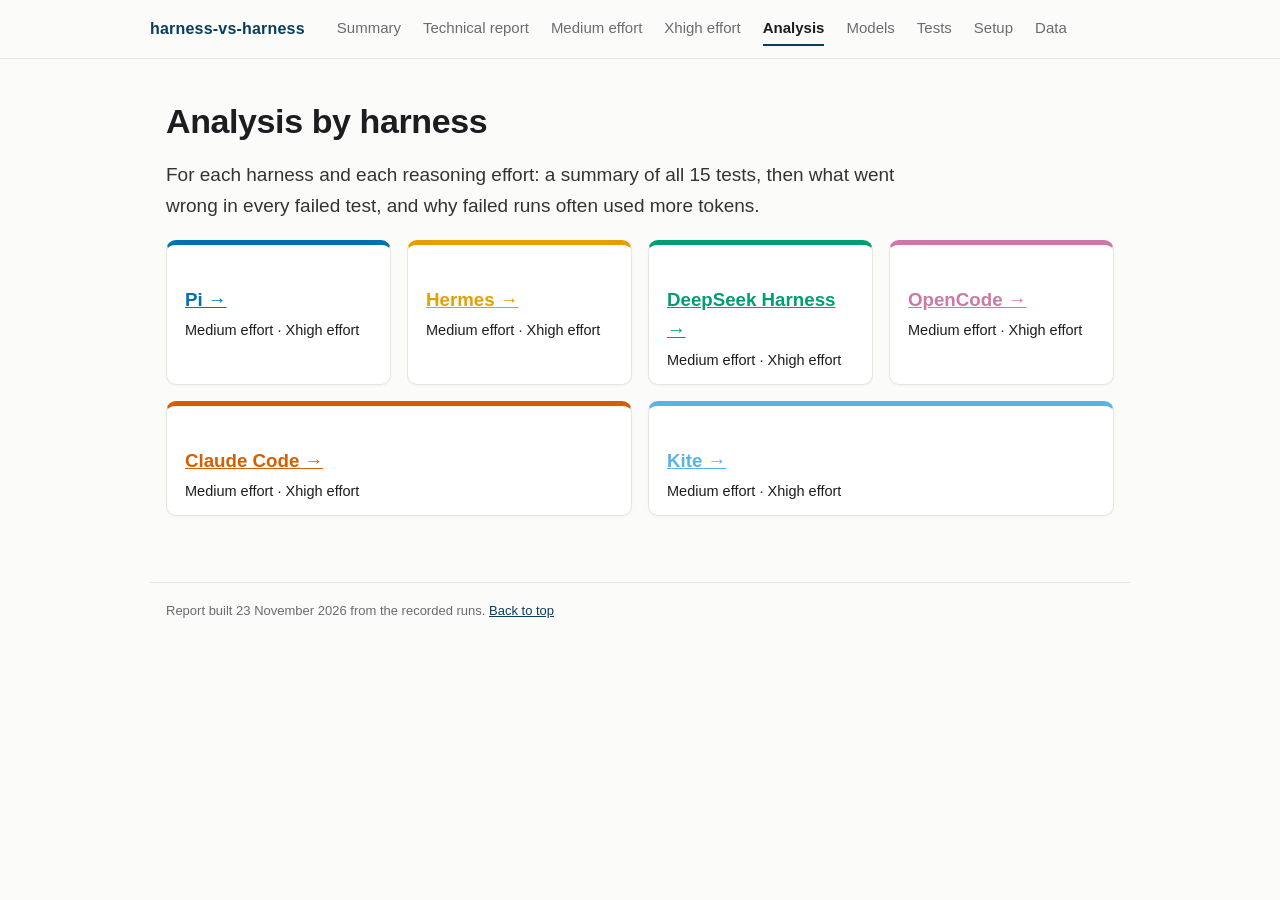
<file: analysis.html>
<!doctype html><html lang="en"><head><meta charset="utf-8"><meta name="viewport" content="width=device-width,initial-scale=1"><title>Analysis by harness</title><link rel="stylesheet" href="assets/style.css"></head><body><nav><span class="brand">harness-vs-harness</span><a href="index.html">Summary</a><a href="report.html">Technical report</a><a href="qwen3-8-flash-next-medium.html">Medium effort</a><a href="qwen3-8-flash-next-xhigh.html">Xhigh effort</a><a href="analysis.html" class=on>Analysis</a><a href="models.html">Models</a><a href="tests.html">Tests</a><a href="setup.html">Setup</a><a href="data.html">Data</a></nav><main><h1 id="top">Analysis by harness</h1><p class="lead">For each harness and each reasoning effort: a summary of all 15 tests, then what went wrong in every failed test, and why failed runs often used more tokens.</p><div class="cards"><div class="card" style="border-top:5px solid #0072B2"><h3><a href="analysis-pi.html" style="color:#0072B2">Pi &rarr;</a></h3><div class="row">Medium effort · Xhigh effort</div></div><div class="card" style="border-top:5px solid #E69F00"><h3><a href="analysis-hermes.html" style="color:#E69F00">Hermes &rarr;</a></h3><div class="row">Medium effort · Xhigh effort</div></div><div class="card" style="border-top:5px solid #009E73"><h3><a href="analysis-deepseek.html" style="color:#009E73">DeepSeek Harness &rarr;</a></h3><div class="row">Medium effort · Xhigh effort</div></div><div class="card" style="border-top:5px solid #CC79A7"><h3><a href="analysis-opencode.html" style="color:#CC79A7">OpenCode &rarr;</a></h3><div class="row">Medium effort · Xhigh effort</div></div><div class="card" style="border-top:5px solid #D55E00"><h3><a href="analysis-claude.html" style="color:#D55E00">Claude Code &rarr;</a></h3><div class="row">Medium effort · Xhigh effort</div></div><div class="card" style="border-top:5px solid #56B4E9"><h3><a href="analysis-kite.html" style="color:#56B4E9">Kite &rarr;</a></h3><div class="row">Medium effort · Xhigh effort</div></div></div></main><footer>Report built 23 November 2026 from the recorded runs. <a href="#top">Back to top</a></footer></body></html>
</file>
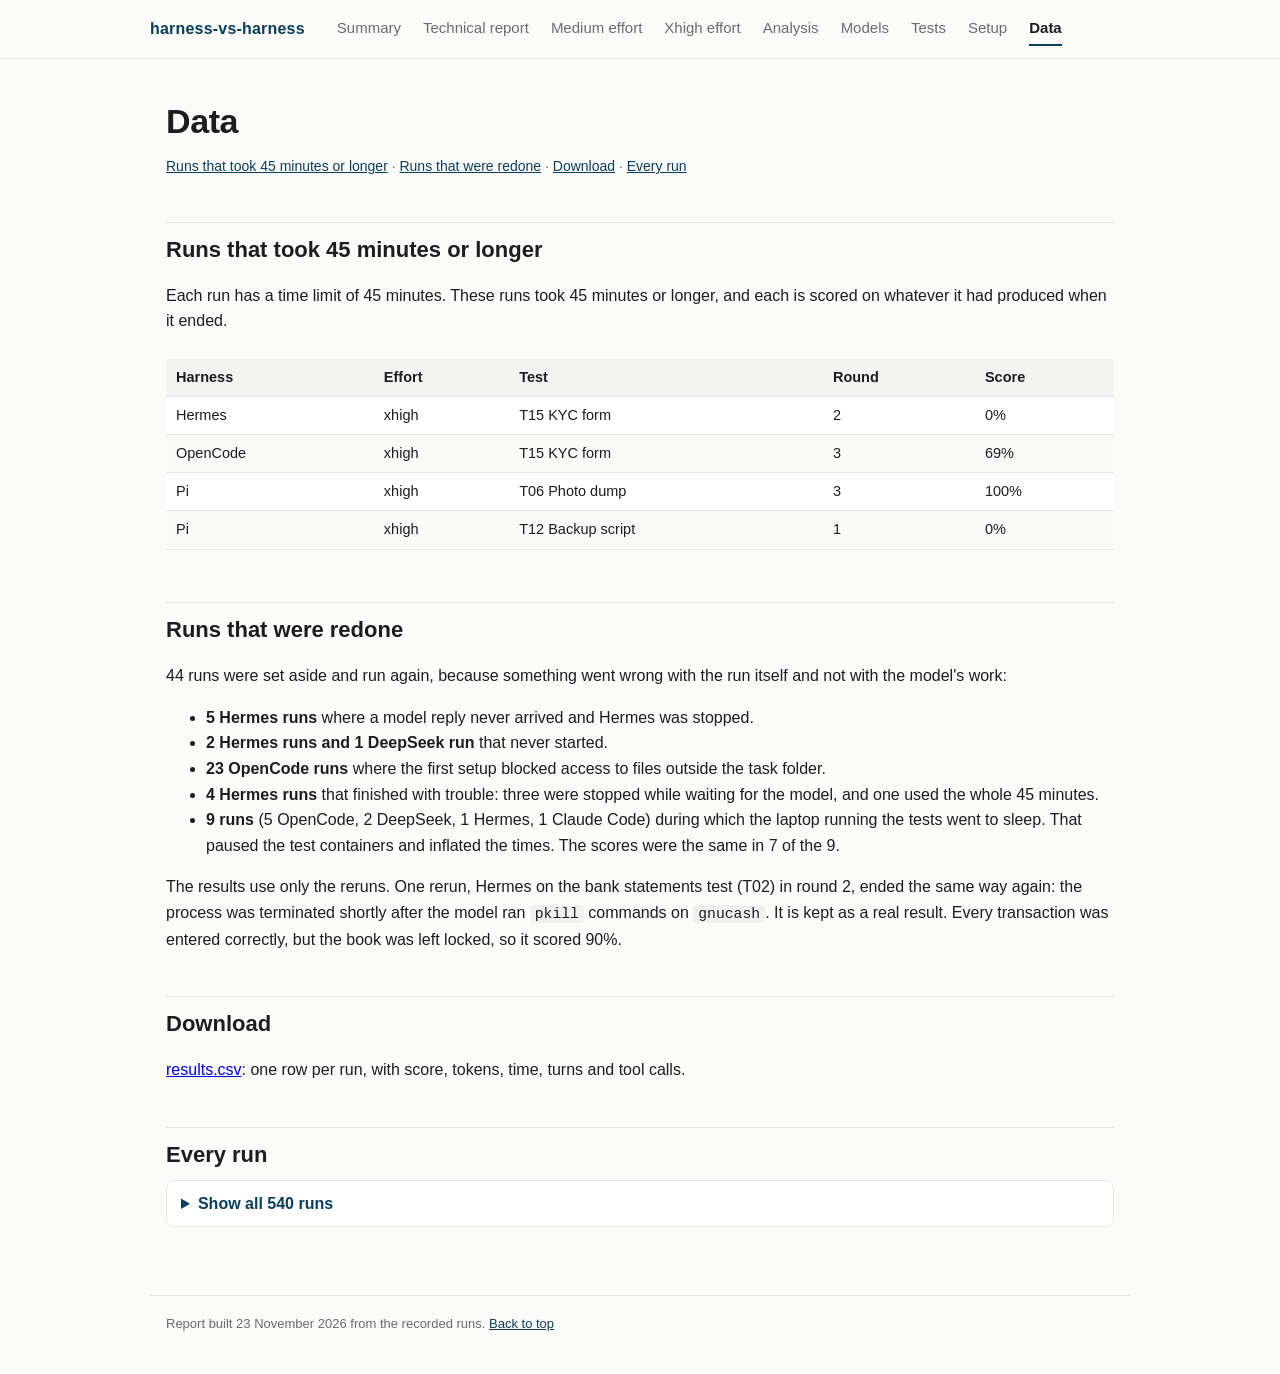
<file: data.html>
<!doctype html><html lang="en"><head><meta charset="utf-8"><meta name="viewport" content="width=device-width,initial-scale=1"><title>Data</title><link rel="stylesheet" href="assets/style.css"></head><body><nav><span class="brand">harness-vs-harness</span><a href="index.html">Summary</a><a href="report.html">Technical report</a><a href="qwen3-8-flash-next-medium.html">Medium effort</a><a href="qwen3-8-flash-next-xhigh.html">Xhigh effort</a><a href="analysis.html">Analysis</a><a href="models.html">Models</a><a href="tests.html">Tests</a><a href="setup.html">Setup</a><a href="data.html" class=on>Data</a></nav><main><h1 id="top">Data</h1>
<p class="toc"><a href="#limit">Runs that took 45 minutes or longer</a> · <a href="#redone">Runs that were redone</a> · <a href="#download">Download</a> · <a href="#all">Every run</a></p>
<h2 id="limit">Runs that took 45 minutes or longer</h2>
<p>Each run has a time limit of 45 minutes. These runs took 45 minutes or longer, and each is scored on whatever it had produced when it ended.</p>
<div class="scroll"><table class="data"><thead><tr><th>Harness</th><th>Effort</th><th>Test</th><th>Round</th><th>Score</th></tr></thead><tbody><tr><td>Hermes</td><td>xhigh</td><td>T15 KYC form</td><td>2</td><td>0%</td></tr><tr><td>OpenCode</td><td>xhigh</td><td>T15 KYC form</td><td>3</td><td>69%</td></tr><tr><td>Pi</td><td>xhigh</td><td>T06 Photo dump</td><td>3</td><td>100%</td></tr><tr><td>Pi</td><td>xhigh</td><td>T12 Backup script</td><td>1</td><td>0%</td></tr></tbody></table></div>
<h2 id="redone">Runs that were redone</h2>
<p>44 runs were set aside and run again, because something went wrong with the run itself and not with the model's work:</p>
<ul><li><b>5 Hermes runs</b> where a model reply never arrived and Hermes was stopped.</li>
<li><b>2 Hermes runs and 1 DeepSeek run</b> that never started.</li>
<li><b>23 OpenCode runs</b> where the first setup blocked access to files outside the task folder.</li>
<li><b>4 Hermes runs</b> that finished with trouble: three were stopped while waiting for the model, and one used the whole 45 minutes.</li>
<li><b>9 runs</b> (5 OpenCode, 2 DeepSeek, 1 Hermes, 1 Claude Code) during which the laptop running the tests went to sleep. That paused the test containers and inflated the times. The scores were the same in 7 of the 9.</li></ul>
<p>The results use only the reruns. One rerun, Hermes on the bank statements test (T02) in round 2, ended the same way again: the process was terminated shortly after the model ran <code>pkill</code> commands on <code>gnucash</code>. It is kept as a real result. Every transaction was entered correctly, but the book was left locked, so it scored 90%.</p>
<h2 id="download">Download</h2>
<p><a href="data/results.csv">results.csv</a>: one row per run, with score, tokens, time, turns and tool calls.</p>
<h2 id="all">Every run</h2>
<details><summary>Show all 540 runs</summary><div class="scroll"><table class="data"><thead><tr><th>Harness</th><th>Effort</th><th>Test</th><th>Round</th><th>Score</th><th>Real tokens</th><th>Minutes</th></tr></thead><tbody><tr><td>Claude Code</td><td>medium</td><td>T01 Expense claim</td><td>1</td><td>100%</td><td>168K</td><td>5.9</td></tr><tr><td>Claude Code</td><td>medium</td><td>T01 Expense claim</td><td>2</td><td>62%</td><td>99K</td><td>4.4</td></tr><tr><td>Claude Code</td><td>medium</td><td>T01 Expense claim</td><td>3</td><td>92%</td><td>190K</td><td>7.1</td></tr><tr><td>Claude Code</td><td>medium</td><td>T02 Bank statements into GnuCash</td><td>1</td><td>100%</td><td>184K</td><td>10.1</td></tr><tr><td>Claude Code</td><td>medium</td><td>T02 Bank statements into GnuCash</td><td>2</td><td>100%</td><td>115K</td><td>6.1</td></tr><tr><td>Claude Code</td><td>medium</td><td>T02 Bank statements into GnuCash</td><td>3</td><td>100%</td><td>110K</td><td>4.6</td></tr><tr><td>Claude Code</td><td>medium</td><td>T03 Inbox triage</td><td>1</td><td>100%</td><td>76K</td><td>3.3</td></tr><tr><td>Claude Code</td><td>medium</td><td>T03 Inbox triage</td><td>2</td><td>100%</td><td>93K</td><td>3.9</td></tr><tr><td>Claude Code</td><td>medium</td><td>T03 Inbox triage</td><td>3</td><td>100%</td><td>99K</td><td>4.5</td></tr><tr><td>Claude Code</td><td>medium</td><td>T04 Calendar conflicts</td><td>1</td><td>100%</td><td>40K</td><td>2.8</td></tr><tr><td>Claude Code</td><td>medium</td><td>T04 Calendar conflicts</td><td>2</td><td>100%</td><td>27K</td><td>1.8</td></tr><tr><td>Claude Code</td><td>medium</td><td>T04 Calendar conflicts</td><td>3</td><td>93%</td><td>44K</td><td>3.0</td></tr><tr><td>Claude Code</td><td>medium</td><td>T05 Trip itinerary</td><td>1</td><td>100%</td><td>58K</td><td>3.0</td></tr><tr><td>Claude Code</td><td>medium</td><td>T05 Trip itinerary</td><td>2</td><td>100%</td><td>86K</td><td>5.0</td></tr><tr><td>Claude Code</td><td>medium</td><td>T05 Trip itinerary</td><td>3</td><td>100%</td><td>76K</td><td>4.6</td></tr><tr><td>Claude Code</td><td>medium</td><td>T06 Photo dump</td><td>1</td><td>100%</td><td>103K</td><td>4.4</td></tr><tr><td>Claude Code</td><td>medium</td><td>T06 Photo dump</td><td>2</td><td>100%</td><td>88K</td><td>3.8</td></tr><tr><td>Claude Code</td><td>medium</td><td>T06 Photo dump</td><td>3</td><td>100%</td><td>124K</td><td>4.0</td></tr><tr><td>Claude Code</td><td>medium</td><td>T07 Tax documents (India)</td><td>1</td><td>94%</td><td>156K</td><td>4.7</td></tr><tr><td>Claude Code</td><td>medium</td><td>T07 Tax documents (India)</td><td>2</td><td>100%</td><td>182K</td><td>4.2</td></tr><tr><td>Claude Code</td><td>medium</td><td>T07 Tax documents (India)</td><td>3</td><td>98%</td><td>86K</td><td>3.6</td></tr><tr><td>Claude Code</td><td>medium</td><td>T08 Landlord letter</td><td>1</td><td>100%</td><td>29K</td><td>1.0</td></tr><tr><td>Claude Code</td><td>medium</td><td>T08 Landlord letter</td><td>2</td><td>100%</td><td>36K</td><td>2.0</td></tr><tr><td>Claude Code</td><td>medium</td><td>T08 Landlord letter</td><td>3</td><td>100%</td><td>43K</td><td>1.5</td></tr><tr><td>Claude Code</td><td>medium</td><td>T09 Tutoring: fractions</td><td>1</td><td>100%</td><td>125K</td><td>7.2</td></tr><tr><td>Claude Code</td><td>medium</td><td>T09 Tutoring: fractions</td><td>2</td><td>100%</td><td>117K</td><td>7.6</td></tr><tr><td>Claude Code</td><td>medium</td><td>T09 Tutoring: fractions</td><td>3</td><td>100%</td><td>129K</td><td>6.4</td></tr><tr><td>Claude Code</td><td>medium</td><td>T10 Warranty tracker</td><td>1</td><td>99%</td><td>52K</td><td>2.2</td></tr><tr><td>Claude Code</td><td>medium</td><td>T10 Warranty tracker</td><td>2</td><td>66%</td><td>50K</td><td>2.2</td></tr><tr><td>Claude Code</td><td>medium</td><td>T10 Warranty tracker</td><td>3</td><td>100%</td><td>131K</td><td>5.5</td></tr><tr><td>Claude Code</td><td>medium</td><td>T11 Bug fix</td><td>1</td><td>100%</td><td>57K</td><td>2.6</td></tr><tr><td>Claude Code</td><td>medium</td><td>T11 Bug fix</td><td>2</td><td>100%</td><td>59K</td><td>2.5</td></tr><tr><td>Claude Code</td><td>medium</td><td>T11 Bug fix</td><td>3</td><td>100%</td><td>83K</td><td>3.5</td></tr><tr><td>Claude Code</td><td>medium</td><td>T12 Backup script</td><td>1</td><td>100%</td><td>124K</td><td>8.6</td></tr><tr><td>Claude Code</td><td>medium</td><td>T12 Backup script</td><td>2</td><td>100%</td><td>72K</td><td>6.5</td></tr><tr><td>Claude Code</td><td>medium</td><td>T12 Backup script</td><td>3</td><td>100%</td><td>77K</td><td>5.0</td></tr><tr><td>Claude Code</td><td>medium</td><td>T13 Questions over docs</td><td>1</td><td>100%</td><td>26K</td><td>0.8</td></tr><tr><td>Claude Code</td><td>medium</td><td>T13 Questions over docs</td><td>2</td><td>100%</td><td>25K</td><td>0.7</td></tr><tr><td>Claude Code</td><td>medium</td><td>T13 Questions over docs</td><td>3</td><td>100%</td><td>36K</td><td>1.1</td></tr><tr><td>Claude Code</td><td>medium</td><td>T14 Root cause from logs</td><td>1</td><td>100%</td><td>87K</td><td>3.9</td></tr><tr><td>Claude Code</td><td>medium</td><td>T14 Root cause from logs</td><td>2</td><td>100%</td><td>83K</td><td>3.6</td></tr><tr><td>Claude Code</td><td>medium</td><td>T14 Root cause from logs</td><td>3</td><td>100%</td><td>80K</td><td>3.8</td></tr><tr><td>Claude Code</td><td>medium</td><td>T15 KYC form</td><td>1</td><td>100%</td><td>146K</td><td>8.6</td></tr><tr><td>Claude Code</td><td>medium</td><td>T15 KYC form</td><td>2</td><td>99%</td><td>194K</td><td>11.4</td></tr><tr><td>Claude Code</td><td>medium</td><td>T15 KYC form</td><td>3</td><td>96%</td><td>177K</td><td>9.2</td></tr><tr><td>Hermes</td><td>medium</td><td>T01 Expense claim</td><td>1</td><td>100%</td><td>300K</td><td>19.1</td></tr><tr><td>Hermes</td><td>medium</td><td>T01 Expense claim</td><td>2</td><td>100%</td><td>188K</td><td>11.2</td></tr><tr><td>Hermes</td><td>medium</td><td>T01 Expense claim</td><td>3</td><td>100%</td><td>197K</td><td>15.1</td></tr><tr><td>Hermes</td><td>medium</td><td>T02 Bank statements into GnuCash</td><td>1</td><td>100%</td><td>160K</td><td>10.3</td></tr><tr><td>Hermes</td><td>medium</td><td>T02 Bank statements into GnuCash</td><td>2</td><td>90%</td><td>139K</td><td>7.8</td></tr><tr><td>Hermes</td><td>medium</td><td>T02 Bank statements into GnuCash</td><td>3</td><td>100%</td><td>177K</td><td>10.7</td></tr><tr><td>Hermes</td><td>medium</td><td>T03 Inbox triage</td><td>1</td><td>99%</td><td>64K</td><td>4.1</td></tr><tr><td>Hermes</td><td>medium</td><td>T03 Inbox triage</td><td>2</td><td>100%</td><td>58K</td><td>3.5</td></tr><tr><td>Hermes</td><td>medium</td><td>T03 Inbox triage</td><td>3</td><td>100%</td><td>65K</td><td>3.8</td></tr><tr><td>Hermes</td><td>medium</td><td>T04 Calendar conflicts</td><td>1</td><td>100%</td><td>77K</td><td>4.8</td></tr><tr><td>Hermes</td><td>medium</td><td>T04 Calendar conflicts</td><td>2</td><td>100%</td><td>69K</td><td>5.8</td></tr><tr><td>Hermes</td><td>medium</td><td>T04 Calendar conflicts</td><td>3</td><td>100%</td><td>64K</td><td>4.5</td></tr><tr><td>Hermes</td><td>medium</td><td>T05 Trip itinerary</td><td>1</td><td>100%</td><td>44K</td><td>3.4</td></tr><tr><td>Hermes</td><td>medium</td><td>T05 Trip itinerary</td><td>2</td><td>100%</td><td>47K</td><td>3.0</td></tr><tr><td>Hermes</td><td>medium</td><td>T05 Trip itinerary</td><td>3</td><td>100%</td><td>43K</td><td>3.2</td></tr><tr><td>Hermes</td><td>medium</td><td>T06 Photo dump</td><td>1</td><td>100%</td><td>110K</td><td>4.6</td></tr><tr><td>Hermes</td><td>medium</td><td>T06 Photo dump</td><td>2</td><td>100%</td><td>96K</td><td>8.5</td></tr><tr><td>Hermes</td><td>medium</td><td>T06 Photo dump</td><td>3</td><td>100%</td><td>68K</td><td>3.8</td></tr><tr><td>Hermes</td><td>medium</td><td>T07 Tax documents (India)</td><td>1</td><td>100%</td><td>119K</td><td>5.2</td></tr><tr><td>Hermes</td><td>medium</td><td>T07 Tax documents (India)</td><td>2</td><td>100%</td><td>93K</td><td>4.7</td></tr><tr><td>Hermes</td><td>medium</td><td>T07 Tax documents (India)</td><td>3</td><td>100%</td><td>111K</td><td>5.7</td></tr><tr><td>Hermes</td><td>medium</td><td>T08 Landlord letter</td><td>1</td><td>96%</td><td>73K</td><td>3.9</td></tr><tr><td>Hermes</td><td>medium</td><td>T08 Landlord letter</td><td>2</td><td>100%</td><td>64K</td><td>2.8</td></tr><tr><td>Hermes</td><td>medium</td><td>T08 Landlord letter</td><td>3</td><td>100%</td><td>60K</td><td>3.5</td></tr><tr><td>Hermes</td><td>medium</td><td>T09 Tutoring: fractions</td><td>1</td><td>100%</td><td>179K</td><td>12.7</td></tr><tr><td>Hermes</td><td>medium</td><td>T09 Tutoring: fractions</td><td>2</td><td>100%</td><td>133K</td><td>8.6</td></tr><tr><td>Hermes</td><td>medium</td><td>T09 Tutoring: fractions</td><td>3</td><td>100%</td><td>125K</td><td>10.4</td></tr><tr><td>Hermes</td><td>medium</td><td>T10 Warranty tracker</td><td>1</td><td>83%</td><td>126K</td><td>9.4</td></tr><tr><td>Hermes</td><td>medium</td><td>T10 Warranty tracker</td><td>2</td><td>100%</td><td>120K</td><td>8.4</td></tr><tr><td>Hermes</td><td>medium</td><td>T10 Warranty tracker</td><td>3</td><td>100%</td><td>116K</td><td>8.8</td></tr><tr><td>Hermes</td><td>medium</td><td>T11 Bug fix</td><td>1</td><td>100%</td><td>69K</td><td>3.1</td></tr><tr><td>Hermes</td><td>medium</td><td>T11 Bug fix</td><td>2</td><td>100%</td><td>89K</td><td>5.6</td></tr><tr><td>Hermes</td><td>medium</td><td>T11 Bug fix</td><td>3</td><td>100%</td><td>70K</td><td>3.0</td></tr><tr><td>Hermes</td><td>medium</td><td>T12 Backup script</td><td>1</td><td>100%</td><td>142K</td><td>10.2</td></tr><tr><td>Hermes</td><td>medium</td><td>T12 Backup script</td><td>2</td><td>100%</td><td>98K</td><td>6.7</td></tr><tr><td>Hermes</td><td>medium</td><td>T12 Backup script</td><td>3</td><td>100%</td><td>124K</td><td>8.8</td></tr><tr><td>Hermes</td><td>medium</td><td>T13 Questions over docs</td><td>1</td><td>100%</td><td>33K</td><td>1.3</td></tr><tr><td>Hermes</td><td>medium</td><td>T13 Questions over docs</td><td>2</td><td>100%</td><td>31K</td><td>2.0</td></tr><tr><td>Hermes</td><td>medium</td><td>T13 Questions over docs</td><td>3</td><td>100%</td><td>31K</td><td>1.2</td></tr><tr><td>Hermes</td><td>medium</td><td>T14 Root cause from logs</td><td>1</td><td>100%</td><td>85K</td><td>4.1</td></tr><tr><td>Hermes</td><td>medium</td><td>T14 Root cause from logs</td><td>2</td><td>100%</td><td>91K</td><td>4.4</td></tr><tr><td>Hermes</td><td>medium</td><td>T14 Root cause from logs</td><td>3</td><td>100%</td><td>123K</td><td>5.3</td></tr><tr><td>Hermes</td><td>medium</td><td>T15 KYC form</td><td>1</td><td>100%</td><td>295K</td><td>30.8</td></tr><tr><td>Hermes</td><td>medium</td><td>T15 KYC form</td><td>2</td><td>100%</td><td>247K</td><td>24.5</td></tr><tr><td>Hermes</td><td>medium</td><td>T15 KYC form</td><td>3</td><td>100%</td><td>313K</td><td>37.6</td></tr><tr><td>Kite</td><td>medium</td><td>T01 Expense claim</td><td>1</td><td>100%</td><td>104K</td><td>4.0</td></tr><tr><td>Kite</td><td>medium</td><td>T01 Expense claim</td><td>2</td><td>100%</td><td>143K</td><td>7.1</td></tr><tr><td>Kite</td><td>medium</td><td>T01 Expense claim</td><td>3</td><td>100%</td><td>110K</td><td>5.1</td></tr><tr><td>Kite</td><td>medium</td><td>T02 Bank statements into GnuCash</td><td>1</td><td>100%</td><td>255K</td><td>21.1</td></tr><tr><td>Kite</td><td>medium</td><td>T02 Bank statements into GnuCash</td><td>2</td><td>100%</td><td>285K</td><td>32.6</td></tr><tr><td>Kite</td><td>medium</td><td>T02 Bank statements into GnuCash</td><td>3</td><td>100%</td><td>209K</td><td>15.5</td></tr><tr><td>Kite</td><td>medium</td><td>T03 Inbox triage</td><td>1</td><td>100%</td><td>84K</td><td>3.5</td></tr><tr><td>Kite</td><td>medium</td><td>T03 Inbox triage</td><td>2</td><td>99%</td><td>67K</td><td>3.3</td></tr><tr><td>Kite</td><td>medium</td><td>T03 Inbox triage</td><td>3</td><td>99%</td><td>87K</td><td>3.3</td></tr><tr><td>Kite</td><td>medium</td><td>T04 Calendar conflicts</td><td>1</td><td>100%</td><td>43K</td><td>5.1</td></tr><tr><td>Kite</td><td>medium</td><td>T04 Calendar conflicts</td><td>2</td><td>93%</td><td>141K</td><td>10.8</td></tr><tr><td>Kite</td><td>medium</td><td>T04 Calendar conflicts</td><td>3</td><td>93%</td><td>137K</td><td>11.3</td></tr><tr><td>Kite</td><td>medium</td><td>T05 Trip itinerary</td><td>1</td><td>100%</td><td>69K</td><td>3.9</td></tr><tr><td>Kite</td><td>medium</td><td>T05 Trip itinerary</td><td>2</td><td>100%</td><td>75K</td><td>4.6</td></tr><tr><td>Kite</td><td>medium</td><td>T05 Trip itinerary</td><td>3</td><td>100%</td><td>81K</td><td>6.9</td></tr><tr><td>Kite</td><td>medium</td><td>T06 Photo dump</td><td>1</td><td>100%</td><td>224K</td><td>11.1</td></tr><tr><td>Kite</td><td>medium</td><td>T06 Photo dump</td><td>2</td><td>100%</td><td>173K</td><td>8.8</td></tr><tr><td>Kite</td><td>medium</td><td>T06 Photo dump</td><td>3</td><td>100%</td><td>198K</td><td>11.3</td></tr><tr><td>Kite</td><td>medium</td><td>T07 Tax documents (India)</td><td>1</td><td>100%</td><td>196K</td><td>7.8</td></tr><tr><td>Kite</td><td>medium</td><td>T07 Tax documents (India)</td><td>2</td><td>100%</td><td>142K</td><td>7.5</td></tr><tr><td>Kite</td><td>medium</td><td>T07 Tax documents (India)</td><td>3</td><td>100%</td><td>126K</td><td>6.9</td></tr><tr><td>Kite</td><td>medium</td><td>T08 Landlord letter</td><td>1</td><td>96%</td><td>55K</td><td>1.9</td></tr><tr><td>Kite</td><td>medium</td><td>T08 Landlord letter</td><td>2</td><td>96%</td><td>84K</td><td>3.3</td></tr><tr><td>Kite</td><td>medium</td><td>T08 Landlord letter</td><td>3</td><td>96%</td><td>53K</td><td>2.9</td></tr><tr><td>Kite</td><td>medium</td><td>T09 Tutoring: fractions</td><td>1</td><td>100%</td><td>185K</td><td>13.5</td></tr><tr><td>Kite</td><td>medium</td><td>T09 Tutoring: fractions</td><td>2</td><td>100%</td><td>228K</td><td>12.6</td></tr><tr><td>Kite</td><td>medium</td><td>T09 Tutoring: fractions</td><td>3</td><td>100%</td><td>385K</td><td>28.5</td></tr><tr><td>Kite</td><td>medium</td><td>T10 Warranty tracker</td><td>1</td><td>99%</td><td>84K</td><td>2.9</td></tr><tr><td>Kite</td><td>medium</td><td>T10 Warranty tracker</td><td>2</td><td>100%</td><td>147K</td><td>9.1</td></tr><tr><td>Kite</td><td>medium</td><td>T10 Warranty tracker</td><td>3</td><td>100%</td><td>80K</td><td>3.7</td></tr><tr><td>Kite</td><td>medium</td><td>T11 Bug fix</td><td>1</td><td>100%</td><td>92K</td><td>5.1</td></tr><tr><td>Kite</td><td>medium</td><td>T11 Bug fix</td><td>2</td><td>100%</td><td>56K</td><td>2.4</td></tr><tr><td>Kite</td><td>medium</td><td>T11 Bug fix</td><td>3</td><td>100%</td><td>68K</td><td>5.4</td></tr><tr><td>Kite</td><td>medium</td><td>T12 Backup script</td><td>1</td><td>100%</td><td>289K</td><td>22.2</td></tr><tr><td>Kite</td><td>medium</td><td>T12 Backup script</td><td>2</td><td>66%</td><td>274K</td><td>21.6</td></tr><tr><td>Kite</td><td>medium</td><td>T12 Backup script</td><td>3</td><td>100%</td><td>345K</td><td>28.4</td></tr><tr><td>Kite</td><td>medium</td><td>T13 Questions over docs</td><td>1</td><td>100%</td><td>30K</td><td>1.0</td></tr><tr><td>Kite</td><td>medium</td><td>T13 Questions over docs</td><td>2</td><td>100%</td><td>47K</td><td>1.4</td></tr><tr><td>Kite</td><td>medium</td><td>T13 Questions over docs</td><td>3</td><td>100%</td><td>41K</td><td>1.5</td></tr><tr><td>Kite</td><td>medium</td><td>T14 Root cause from logs</td><td>1</td><td>100%</td><td>149K</td><td>7.1</td></tr><tr><td>Kite</td><td>medium</td><td>T14 Root cause from logs</td><td>2</td><td>100%</td><td>94K</td><td>3.9</td></tr><tr><td>Kite</td><td>medium</td><td>T14 Root cause from logs</td><td>3</td><td>100%</td><td>138K</td><td>14.1</td></tr><tr><td>Kite</td><td>medium</td><td>T15 KYC form</td><td>1</td><td>100%</td><td>379K</td><td>24.2</td></tr><tr><td>Kite</td><td>medium</td><td>T15 KYC form</td><td>2</td><td>100%</td><td>454K</td><td>27.8</td></tr><tr><td>Kite</td><td>medium</td><td>T15 KYC form</td><td>3</td><td>100%</td><td>194K</td><td>7.8</td></tr><tr><td>Pi</td><td>medium</td><td>T01 Expense claim</td><td>1</td><td>70%</td><td>90K</td><td>3.7</td></tr><tr><td>Pi</td><td>medium</td><td>T01 Expense claim</td><td>2</td><td>100%</td><td>63K</td><td>2.5</td></tr><tr><td>Pi</td><td>medium</td><td>T01 Expense claim</td><td>3</td><td>100%</td><td>69K</td><td>2.7</td></tr><tr><td>Pi</td><td>medium</td><td>T02 Bank statements into GnuCash</td><td>1</td><td>100%</td><td>116K</td><td>5.8</td></tr><tr><td>Pi</td><td>medium</td><td>T02 Bank statements into GnuCash</td><td>2</td><td>100%</td><td>152K</td><td>8.4</td></tr><tr><td>Pi</td><td>medium</td><td>T02 Bank statements into GnuCash</td><td>3</td><td>100%</td><td>207K</td><td>11.2</td></tr><tr><td>Pi</td><td>medium</td><td>T03 Inbox triage</td><td>1</td><td>100%</td><td>53K</td><td>3.1</td></tr><tr><td>Pi</td><td>medium</td><td>T03 Inbox triage</td><td>2</td><td>100%</td><td>66K</td><td>3.8</td></tr><tr><td>Pi</td><td>medium</td><td>T03 Inbox triage</td><td>3</td><td>99%</td><td>115K</td><td>4.3</td></tr><tr><td>Pi</td><td>medium</td><td>T04 Calendar conflicts</td><td>1</td><td>100%</td><td>64K</td><td>4.7</td></tr><tr><td>Pi</td><td>medium</td><td>T04 Calendar conflicts</td><td>2</td><td>100%</td><td>56K</td><td>3.9</td></tr><tr><td>Pi</td><td>medium</td><td>T04 Calendar conflicts</td><td>3</td><td>100%</td><td>62K</td><td>4.5</td></tr><tr><td>Pi</td><td>medium</td><td>T05 Trip itinerary</td><td>1</td><td>100%</td><td>43K</td><td>2.7</td></tr><tr><td>Pi</td><td>medium</td><td>T05 Trip itinerary</td><td>2</td><td>100%</td><td>47K</td><td>2.8</td></tr><tr><td>Pi</td><td>medium</td><td>T05 Trip itinerary</td><td>3</td><td>100%</td><td>41K</td><td>3.0</td></tr><tr><td>Pi</td><td>medium</td><td>T06 Photo dump</td><td>1</td><td>100%</td><td>143K</td><td>5.1</td></tr><tr><td>Pi</td><td>medium</td><td>T06 Photo dump</td><td>2</td><td>100%</td><td>86K</td><td>3.9</td></tr><tr><td>Pi</td><td>medium</td><td>T06 Photo dump</td><td>3</td><td>100%</td><td>64K</td><td>2.7</td></tr><tr><td>Pi</td><td>medium</td><td>T07 Tax documents (India)</td><td>1</td><td>100%</td><td>124K</td><td>4.5</td></tr><tr><td>Pi</td><td>medium</td><td>T07 Tax documents (India)</td><td>2</td><td>100%</td><td>71K</td><td>2.6</td></tr><tr><td>Pi</td><td>medium</td><td>T07 Tax documents (India)</td><td>3</td><td>100%</td><td>114K</td><td>3.5</td></tr><tr><td>Pi</td><td>medium</td><td>T08 Landlord letter</td><td>1</td><td>96%</td><td>46K</td><td>1.8</td></tr><tr><td>Pi</td><td>medium</td><td>T08 Landlord letter</td><td>2</td><td>79%</td><td>53K</td><td>1.6</td></tr><tr><td>Pi</td><td>medium</td><td>T08 Landlord letter</td><td>3</td><td>96%</td><td>58K</td><td>1.9</td></tr><tr><td>Pi</td><td>medium</td><td>T09 Tutoring: fractions</td><td>1</td><td>100%</td><td>121K</td><td>8.5</td></tr><tr><td>Pi</td><td>medium</td><td>T09 Tutoring: fractions</td><td>2</td><td>100%</td><td>109K</td><td>7.3</td></tr><tr><td>Pi</td><td>medium</td><td>T09 Tutoring: fractions</td><td>3</td><td>100%</td><td>131K</td><td>9.4</td></tr><tr><td>Pi</td><td>medium</td><td>T10 Warranty tracker</td><td>1</td><td>100%</td><td>62K</td><td>2.4</td></tr><tr><td>Pi</td><td>medium</td><td>T10 Warranty tracker</td><td>2</td><td>100%</td><td>60K</td><td>2.1</td></tr><tr><td>Pi</td><td>medium</td><td>T10 Warranty tracker</td><td>3</td><td>100%</td><td>68K</td><td>2.3</td></tr><tr><td>Pi</td><td>medium</td><td>T11 Bug fix</td><td>1</td><td>100%</td><td>38K</td><td>2.3</td></tr><tr><td>Pi</td><td>medium</td><td>T11 Bug fix</td><td>2</td><td>100%</td><td>67K</td><td>4.4</td></tr><tr><td>Pi</td><td>medium</td><td>T11 Bug fix</td><td>3</td><td>41%</td><td>100K</td><td>3.5</td></tr><tr><td>Pi</td><td>medium</td><td>T12 Backup script</td><td>1</td><td>100%</td><td>112K</td><td>8.1</td></tr><tr><td>Pi</td><td>medium</td><td>T12 Backup script</td><td>2</td><td>100%</td><td>123K</td><td>8.6</td></tr><tr><td>Pi</td><td>medium</td><td>T12 Backup script</td><td>3</td><td>100%</td><td>89K</td><td>5.9</td></tr><tr><td>Pi</td><td>medium</td><td>T13 Questions over docs</td><td>1</td><td>100%</td><td>25K</td><td>0.9</td></tr><tr><td>Pi</td><td>medium</td><td>T13 Questions over docs</td><td>2</td><td>100%</td><td>29K</td><td>1.0</td></tr><tr><td>Pi</td><td>medium</td><td>T13 Questions over docs</td><td>3</td><td>100%</td><td>31K</td><td>0.9</td></tr><tr><td>Pi</td><td>medium</td><td>T14 Root cause from logs</td><td>1</td><td>100%</td><td>80K</td><td>3.7</td></tr><tr><td>Pi</td><td>medium</td><td>T14 Root cause from logs</td><td>2</td><td>100%</td><td>118K</td><td>5.8</td></tr><tr><td>Pi</td><td>medium</td><td>T14 Root cause from logs</td><td>3</td><td>100%</td><td>84K</td><td>3.6</td></tr><tr><td>Pi</td><td>medium</td><td>T15 KYC form</td><td>1</td><td>100%</td><td>90K</td><td>4.8</td></tr><tr><td>Pi</td><td>medium</td><td>T15 KYC form</td><td>2</td><td>100%</td><td>122K</td><td>5.7</td></tr><tr><td>Pi</td><td>medium</td><td>T15 KYC form</td><td>3</td><td>100%</td><td>225K</td><td>8.6</td></tr><tr><td>DeepSeek Harness</td><td>medium</td><td>T01 Expense claim</td><td>1</td><td>100%</td><td>86K</td><td>3.1</td></tr><tr><td>DeepSeek Harness</td><td>medium</td><td>T01 Expense claim</td><td>2</td><td>100%</td><td>135K</td><td>4.7</td></tr><tr><td>DeepSeek Harness</td><td>medium</td><td>T01 Expense claim</td><td>3</td><td>100%</td><td>180K</td><td>6.1</td></tr><tr><td>DeepSeek Harness</td><td>medium</td><td>T02 Bank statements into GnuCash</td><td>1</td><td>100%</td><td>203K</td><td>10.4</td></tr><tr><td>DeepSeek Harness</td><td>medium</td><td>T02 Bank statements into GnuCash</td><td>2</td><td>100%</td><td>173K</td><td>11.8</td></tr><tr><td>DeepSeek Harness</td><td>medium</td><td>T02 Bank statements into GnuCash</td><td>3</td><td>100%</td><td>165K</td><td>9.7</td></tr><tr><td>DeepSeek Harness</td><td>medium</td><td>T03 Inbox triage</td><td>1</td><td>100%</td><td>70K</td><td>4.5</td></tr><tr><td>DeepSeek Harness</td><td>medium</td><td>T03 Inbox triage</td><td>2</td><td>99%</td><td>83K</td><td>8.5</td></tr><tr><td>DeepSeek Harness</td><td>medium</td><td>T03 Inbox triage</td><td>3</td><td>100%</td><td>77K</td><td>3.6</td></tr><tr><td>DeepSeek Harness</td><td>medium</td><td>T04 Calendar conflicts</td><td>1</td><td>100%</td><td>74K</td><td>5.2</td></tr><tr><td>DeepSeek Harness</td><td>medium</td><td>T04 Calendar conflicts</td><td>2</td><td>100%</td><td>58K</td><td>5.6</td></tr><tr><td>DeepSeek Harness</td><td>medium</td><td>T04 Calendar conflicts</td><td>3</td><td>100%</td><td>82K</td><td>6.3</td></tr><tr><td>DeepSeek Harness</td><td>medium</td><td>T05 Trip itinerary</td><td>1</td><td>100%</td><td>54K</td><td>3.3</td></tr><tr><td>DeepSeek Harness</td><td>medium</td><td>T05 Trip itinerary</td><td>2</td><td>100%</td><td>84K</td><td>4.1</td></tr><tr><td>DeepSeek Harness</td><td>medium</td><td>T05 Trip itinerary</td><td>3</td><td>100%</td><td>62K</td><td>4.6</td></tr><tr><td>DeepSeek Harness</td><td>medium</td><td>T06 Photo dump</td><td>1</td><td>100%</td><td>202K</td><td>9.3</td></tr><tr><td>DeepSeek Harness</td><td>medium</td><td>T06 Photo dump</td><td>2</td><td>100%</td><td>129K</td><td>10.9</td></tr><tr><td>DeepSeek Harness</td><td>medium</td><td>T06 Photo dump</td><td>3</td><td>100%</td><td>159K</td><td>6.1</td></tr><tr><td>DeepSeek Harness</td><td>medium</td><td>T07 Tax documents (India)</td><td>1</td><td>100%</td><td>126K</td><td>4.3</td></tr><tr><td>DeepSeek Harness</td><td>medium</td><td>T07 Tax documents (India)</td><td>2</td><td>100%</td><td>116K</td><td>4.3</td></tr><tr><td>DeepSeek Harness</td><td>medium</td><td>T07 Tax documents (India)</td><td>3</td><td>100%</td><td>123K</td><td>5.3</td></tr><tr><td>DeepSeek Harness</td><td>medium</td><td>T08 Landlord letter</td><td>1</td><td>100%</td><td>49K</td><td>1.5</td></tr><tr><td>DeepSeek Harness</td><td>medium</td><td>T08 Landlord letter</td><td>2</td><td>100%</td><td>48K</td><td>2.1</td></tr><tr><td>DeepSeek Harness</td><td>medium</td><td>T08 Landlord letter</td><td>3</td><td>100%</td><td>67K</td><td>2.0</td></tr><tr><td>DeepSeek Harness</td><td>medium</td><td>T09 Tutoring: fractions</td><td>1</td><td>100%</td><td>230K</td><td>12.5</td></tr><tr><td>DeepSeek Harness</td><td>medium</td><td>T09 Tutoring: fractions</td><td>2</td><td>100%</td><td>185K</td><td>15.1</td></tr><tr><td>DeepSeek Harness</td><td>medium</td><td>T09 Tutoring: fractions</td><td>3</td><td>100%</td><td>162K</td><td>10.6</td></tr><tr><td>DeepSeek Harness</td><td>medium</td><td>T10 Warranty tracker</td><td>1</td><td>100%</td><td>72K</td><td>3.0</td></tr><tr><td>DeepSeek Harness</td><td>medium</td><td>T10 Warranty tracker</td><td>2</td><td>100%</td><td>73K</td><td>3.2</td></tr><tr><td>DeepSeek Harness</td><td>medium</td><td>T10 Warranty tracker</td><td>3</td><td>100%</td><td>81K</td><td>3.5</td></tr><tr><td>DeepSeek Harness</td><td>medium</td><td>T11 Bug fix</td><td>1</td><td>100%</td><td>74K</td><td>3.1</td></tr><tr><td>DeepSeek Harness</td><td>medium</td><td>T11 Bug fix</td><td>2</td><td>100%</td><td>45K</td><td>2.3</td></tr><tr><td>DeepSeek Harness</td><td>medium</td><td>T11 Bug fix</td><td>3</td><td>100%</td><td>78K</td><td>3.9</td></tr><tr><td>DeepSeek Harness</td><td>medium</td><td>T12 Backup script</td><td>1</td><td>100%</td><td>189K</td><td>19.7</td></tr><tr><td>DeepSeek Harness</td><td>medium</td><td>T12 Backup script</td><td>2</td><td>100%</td><td>112K</td><td>9.4</td></tr><tr><td>DeepSeek Harness</td><td>medium</td><td>T12 Backup script</td><td>3</td><td>100%</td><td>426K</td><td>26.2</td></tr><tr><td>DeepSeek Harness</td><td>medium</td><td>T13 Questions over docs</td><td>1</td><td>100%</td><td>42K</td><td>1.6</td></tr><tr><td>DeepSeek Harness</td><td>medium</td><td>T13 Questions over docs</td><td>2</td><td>100%</td><td>45K</td><td>1.4</td></tr><tr><td>DeepSeek Harness</td><td>medium</td><td>T13 Questions over docs</td><td>3</td><td>100%</td><td>36K</td><td>1.6</td></tr><tr><td>DeepSeek Harness</td><td>medium</td><td>T14 Root cause from logs</td><td>1</td><td>100%</td><td>99K</td><td>5.0</td></tr><tr><td>DeepSeek Harness</td><td>medium</td><td>T14 Root cause from logs</td><td>2</td><td>100%</td><td>128K</td><td>7.1</td></tr><tr><td>DeepSeek Harness</td><td>medium</td><td>T14 Root cause from logs</td><td>3</td><td>100%</td><td>106K</td><td>4.9</td></tr><tr><td>DeepSeek Harness</td><td>medium</td><td>T15 KYC form</td><td>1</td><td>100%</td><td>149K</td><td>7.5</td></tr><tr><td>DeepSeek Harness</td><td>medium</td><td>T15 KYC form</td><td>2</td><td>100%</td><td>242K</td><td>9.6</td></tr><tr><td>DeepSeek Harness</td><td>medium</td><td>T15 KYC form</td><td>3</td><td>100%</td><td>196K</td><td>8.3</td></tr><tr><td>OpenCode</td><td>medium</td><td>T01 Expense claim</td><td>1</td><td>100%</td><td>58K</td><td>2.5</td></tr><tr><td>OpenCode</td><td>medium</td><td>T01 Expense claim</td><td>2</td><td>100%</td><td>63K</td><td>2.0</td></tr><tr><td>OpenCode</td><td>medium</td><td>T01 Expense claim</td><td>3</td><td>100%</td><td>68K</td><td>2.3</td></tr><tr><td>OpenCode</td><td>medium</td><td>T02 Bank statements into GnuCash</td><td>1</td><td>100%</td><td>122K</td><td>6.4</td></tr><tr><td>OpenCode</td><td>medium</td><td>T02 Bank statements into GnuCash</td><td>2</td><td>100%</td><td>172K</td><td>8.1</td></tr><tr><td>OpenCode</td><td>medium</td><td>T02 Bank statements into GnuCash</td><td>3</td><td>100%</td><td>191K</td><td>8.9</td></tr><tr><td>OpenCode</td><td>medium</td><td>T03 Inbox triage</td><td>1</td><td>100%</td><td>104K</td><td>4.3</td></tr><tr><td>OpenCode</td><td>medium</td><td>T03 Inbox triage</td><td>2</td><td>100%</td><td>56K</td><td>2.3</td></tr><tr><td>OpenCode</td><td>medium</td><td>T03 Inbox triage</td><td>3</td><td>100%</td><td>51K</td><td>2.1</td></tr><tr><td>OpenCode</td><td>medium</td><td>T04 Calendar conflicts</td><td>1</td><td>93%</td><td>46K</td><td>2.9</td></tr><tr><td>OpenCode</td><td>medium</td><td>T04 Calendar conflicts</td><td>2</td><td>100%</td><td>47K</td><td>2.5</td></tr><tr><td>OpenCode</td><td>medium</td><td>T04 Calendar conflicts</td><td>3</td><td>100%</td><td>36K</td><td>2.5</td></tr><tr><td>OpenCode</td><td>medium</td><td>T05 Trip itinerary</td><td>1</td><td>100%</td><td>39K</td><td>2.2</td></tr><tr><td>OpenCode</td><td>medium</td><td>T05 Trip itinerary</td><td>2</td><td>100%</td><td>54K</td><td>4.4</td></tr><tr><td>OpenCode</td><td>medium</td><td>T05 Trip itinerary</td><td>3</td><td>100%</td><td>43K</td><td>2.9</td></tr><tr><td>OpenCode</td><td>medium</td><td>T06 Photo dump</td><td>1</td><td>29%</td><td>300K</td><td>15.3</td></tr><tr><td>OpenCode</td><td>medium</td><td>T06 Photo dump</td><td>2</td><td>100%</td><td>96K</td><td>3.6</td></tr><tr><td>OpenCode</td><td>medium</td><td>T06 Photo dump</td><td>3</td><td>100%</td><td>103K</td><td>4.2</td></tr><tr><td>OpenCode</td><td>medium</td><td>T07 Tax documents (India)</td><td>1</td><td>95%</td><td>110K</td><td>3.2</td></tr><tr><td>OpenCode</td><td>medium</td><td>T07 Tax documents (India)</td><td>2</td><td>100%</td><td>117K</td><td>4.0</td></tr><tr><td>OpenCode</td><td>medium</td><td>T07 Tax documents (India)</td><td>3</td><td>100%</td><td>130K</td><td>4.1</td></tr><tr><td>OpenCode</td><td>medium</td><td>T08 Landlord letter</td><td>1</td><td>96%</td><td>63K</td><td>2.4</td></tr><tr><td>OpenCode</td><td>medium</td><td>T08 Landlord letter</td><td>2</td><td>96%</td><td>48K</td><td>1.5</td></tr><tr><td>OpenCode</td><td>medium</td><td>T08 Landlord letter</td><td>3</td><td>100%</td><td>63K</td><td>3.1</td></tr><tr><td>OpenCode</td><td>medium</td><td>T09 Tutoring: fractions</td><td>1</td><td>100%</td><td>122K</td><td>6.7</td></tr><tr><td>OpenCode</td><td>medium</td><td>T09 Tutoring: fractions</td><td>2</td><td>100%</td><td>145K</td><td>10.2</td></tr><tr><td>OpenCode</td><td>medium</td><td>T09 Tutoring: fractions</td><td>3</td><td>100%</td><td>182K</td><td>12.2</td></tr><tr><td>OpenCode</td><td>medium</td><td>T10 Warranty tracker</td><td>1</td><td>100%</td><td>57K</td><td>2.5</td></tr><tr><td>OpenCode</td><td>medium</td><td>T10 Warranty tracker</td><td>2</td><td>100%</td><td>101K</td><td>3.9</td></tr><tr><td>OpenCode</td><td>medium</td><td>T10 Warranty tracker</td><td>3</td><td>100%</td><td>89K</td><td>3.9</td></tr><tr><td>OpenCode</td><td>medium</td><td>T11 Bug fix</td><td>1</td><td>100%</td><td>69K</td><td>2.2</td></tr><tr><td>OpenCode</td><td>medium</td><td>T11 Bug fix</td><td>2</td><td>100%</td><td>53K</td><td>2.7</td></tr><tr><td>OpenCode</td><td>medium</td><td>T11 Bug fix</td><td>3</td><td>100%</td><td>65K</td><td>2.1</td></tr><tr><td>OpenCode</td><td>medium</td><td>T12 Backup script</td><td>1</td><td>100%</td><td>89K</td><td>5.9</td></tr><tr><td>OpenCode</td><td>medium</td><td>T12 Backup script</td><td>2</td><td>100%</td><td>116K</td><td>8.6</td></tr><tr><td>OpenCode</td><td>medium</td><td>T12 Backup script</td><td>3</td><td>100%</td><td>81K</td><td>4.6</td></tr><tr><td>OpenCode</td><td>medium</td><td>T13 Questions over docs</td><td>1</td><td>100%</td><td>41K</td><td>1.1</td></tr><tr><td>OpenCode</td><td>medium</td><td>T13 Questions over docs</td><td>2</td><td>100%</td><td>35K</td><td>0.9</td></tr><tr><td>OpenCode</td><td>medium</td><td>T13 Questions over docs</td><td>3</td><td>100%</td><td>35K</td><td>0.9</td></tr><tr><td>OpenCode</td><td>medium</td><td>T14 Root cause from logs</td><td>1</td><td>100%</td><td>81K</td><td>2.8</td></tr><tr><td>OpenCode</td><td>medium</td><td>T14 Root cause from logs</td><td>2</td><td>100%</td><td>111K</td><td>3.7</td></tr><tr><td>OpenCode</td><td>medium</td><td>T14 Root cause from logs</td><td>3</td><td>100%</td><td>94K</td><td>5.2</td></tr><tr><td>OpenCode</td><td>medium</td><td>T15 KYC form</td><td>1</td><td>96%</td><td>235K</td><td>9.3</td></tr><tr><td>OpenCode</td><td>medium</td><td>T15 KYC form</td><td>2</td><td>90%</td><td>345K</td><td>19.0</td></tr><tr><td>OpenCode</td><td>medium</td><td>T15 KYC form</td><td>3</td><td>93%</td><td>359K</td><td>15.6</td></tr><tr><td>Claude Code</td><td>xhigh</td><td>T01 Expense claim</td><td>1</td><td>100%</td><td>153K</td><td>6.2</td></tr><tr><td>Claude Code</td><td>xhigh</td><td>T01 Expense claim</td><td>2</td><td>80%</td><td>95K</td><td>4.1</td></tr><tr><td>Claude Code</td><td>xhigh</td><td>T01 Expense claim</td><td>3</td><td>82%</td><td>145K</td><td>6.0</td></tr><tr><td>Claude Code</td><td>xhigh</td><td>T02 Bank statements into GnuCash</td><td>1</td><td>100%</td><td>167K</td><td>12.2</td></tr><tr><td>Claude Code</td><td>xhigh</td><td>T02 Bank statements into GnuCash</td><td>2</td><td>100%</td><td>444K</td><td>26.2</td></tr><tr><td>Claude Code</td><td>xhigh</td><td>T02 Bank statements into GnuCash</td><td>3</td><td>100%</td><td>186K</td><td>13.0</td></tr><tr><td>Claude Code</td><td>xhigh</td><td>T03 Inbox triage</td><td>1</td><td>100%</td><td>111K</td><td>7.7</td></tr><tr><td>Claude Code</td><td>xhigh</td><td>T03 Inbox triage</td><td>2</td><td>100%</td><td>97K</td><td>5.1</td></tr><tr><td>Claude Code</td><td>xhigh</td><td>T03 Inbox triage</td><td>3</td><td>100%</td><td>71K</td><td>5.1</td></tr><tr><td>Claude Code</td><td>xhigh</td><td>T04 Calendar conflicts</td><td>1</td><td>100%</td><td>74K</td><td>6.8</td></tr><tr><td>Claude Code</td><td>xhigh</td><td>T04 Calendar conflicts</td><td>2</td><td>100%</td><td>74K</td><td>6.1</td></tr><tr><td>Claude Code</td><td>xhigh</td><td>T04 Calendar conflicts</td><td>3</td><td>100%</td><td>62K</td><td>5.4</td></tr><tr><td>Claude Code</td><td>xhigh</td><td>T05 Trip itinerary</td><td>1</td><td>100%</td><td>64K</td><td>4.3</td></tr><tr><td>Claude Code</td><td>xhigh</td><td>T05 Trip itinerary</td><td>2</td><td>100%</td><td>53K</td><td>4.9</td></tr><tr><td>Claude Code</td><td>xhigh</td><td>T05 Trip itinerary</td><td>3</td><td>100%</td><td>91K</td><td>5.7</td></tr><tr><td>Claude Code</td><td>xhigh</td><td>T06 Photo dump</td><td>1</td><td>100%</td><td>193K</td><td>8.5</td></tr><tr><td>Claude Code</td><td>xhigh</td><td>T06 Photo dump</td><td>2</td><td>100%</td><td>138K</td><td>7.0</td></tr><tr><td>Claude Code</td><td>xhigh</td><td>T06 Photo dump</td><td>3</td><td>100%</td><td>82K</td><td>4.9</td></tr><tr><td>Claude Code</td><td>xhigh</td><td>T07 Tax documents (India)</td><td>1</td><td>100%</td><td>229K</td><td>6.3</td></tr><tr><td>Claude Code</td><td>xhigh</td><td>T07 Tax documents (India)</td><td>2</td><td>100%</td><td>317K</td><td>9.6</td></tr><tr><td>Claude Code</td><td>xhigh</td><td>T07 Tax documents (India)</td><td>3</td><td>100%</td><td>242K</td><td>8.2</td></tr><tr><td>Claude Code</td><td>xhigh</td><td>T08 Landlord letter</td><td>1</td><td>96%</td><td>64K</td><td>3.4</td></tr><tr><td>Claude Code</td><td>xhigh</td><td>T08 Landlord letter</td><td>2</td><td>96%</td><td>52K</td><td>3.5</td></tr><tr><td>Claude Code</td><td>xhigh</td><td>T08 Landlord letter</td><td>3</td><td>96%</td><td>54K</td><td>3.4</td></tr><tr><td>Claude Code</td><td>xhigh</td><td>T09 Tutoring: fractions</td><td>1</td><td>100%</td><td>431K</td><td>26.8</td></tr><tr><td>Claude Code</td><td>xhigh</td><td>T09 Tutoring: fractions</td><td>2</td><td>100%</td><td>198K</td><td>16.2</td></tr><tr><td>Claude Code</td><td>xhigh</td><td>T09 Tutoring: fractions</td><td>3</td><td>100%</td><td>372K</td><td>19.2</td></tr><tr><td>Claude Code</td><td>xhigh</td><td>T10 Warranty tracker</td><td>1</td><td>100%</td><td>66K</td><td>3.9</td></tr><tr><td>Claude Code</td><td>xhigh</td><td>T10 Warranty tracker</td><td>2</td><td>100%</td><td>67K</td><td>3.9</td></tr><tr><td>Claude Code</td><td>xhigh</td><td>T10 Warranty tracker</td><td>3</td><td>94%</td><td>80K</td><td>6.7</td></tr><tr><td>Claude Code</td><td>xhigh</td><td>T11 Bug fix</td><td>1</td><td>100%</td><td>90K</td><td>5.7</td></tr><tr><td>Claude Code</td><td>xhigh</td><td>T11 Bug fix</td><td>2</td><td>100%</td><td>122K</td><td>5.9</td></tr><tr><td>Claude Code</td><td>xhigh</td><td>T11 Bug fix</td><td>3</td><td>100%</td><td>125K</td><td>7.4</td></tr><tr><td>Claude Code</td><td>xhigh</td><td>T12 Backup script</td><td>1</td><td>100%</td><td>167K</td><td>19.8</td></tr><tr><td>Claude Code</td><td>xhigh</td><td>T12 Backup script</td><td>2</td><td>100%</td><td>184K</td><td>18.2</td></tr><tr><td>Claude Code</td><td>xhigh</td><td>T12 Backup script</td><td>3</td><td>100%</td><td>133K</td><td>15.8</td></tr><tr><td>Claude Code</td><td>xhigh</td><td>T13 Questions over docs</td><td>1</td><td>100%</td><td>28K</td><td>1.1</td></tr><tr><td>Claude Code</td><td>xhigh</td><td>T13 Questions over docs</td><td>2</td><td>100%</td><td>39K</td><td>1.6</td></tr><tr><td>Claude Code</td><td>xhigh</td><td>T13 Questions over docs</td><td>3</td><td>100%</td><td>35K</td><td>1.6</td></tr><tr><td>Claude Code</td><td>xhigh</td><td>T14 Root cause from logs</td><td>1</td><td>100%</td><td>106K</td><td>7.6</td></tr><tr><td>Claude Code</td><td>xhigh</td><td>T14 Root cause from logs</td><td>2</td><td>100%</td><td>117K</td><td>6.7</td></tr><tr><td>Claude Code</td><td>xhigh</td><td>T14 Root cause from logs</td><td>3</td><td>100%</td><td>141K</td><td>7.0</td></tr><tr><td>Claude Code</td><td>xhigh</td><td>T15 KYC form</td><td>1</td><td>100%</td><td>148K</td><td>7.2</td></tr><tr><td>Claude Code</td><td>xhigh</td><td>T15 KYC form</td><td>2</td><td>96%</td><td>200K</td><td>10.1</td></tr><tr><td>Claude Code</td><td>xhigh</td><td>T15 KYC form</td><td>3</td><td>100%</td><td>159K</td><td>9.0</td></tr><tr><td>Hermes</td><td>xhigh</td><td>T01 Expense claim</td><td>1</td><td>100%</td><td>221K</td><td>13.3</td></tr><tr><td>Hermes</td><td>xhigh</td><td>T01 Expense claim</td><td>2</td><td>100%</td><td>187K</td><td>16.5</td></tr><tr><td>Hermes</td><td>xhigh</td><td>T01 Expense claim</td><td>3</td><td>100%</td><td>222K</td><td>27.8</td></tr><tr><td>Hermes</td><td>xhigh</td><td>T02 Bank statements into GnuCash</td><td>1</td><td>100%</td><td>234K</td><td>13.1</td></tr><tr><td>Hermes</td><td>xhigh</td><td>T02 Bank statements into GnuCash</td><td>2</td><td>100%</td><td>237K</td><td>13.7</td></tr><tr><td>Hermes</td><td>xhigh</td><td>T02 Bank statements into GnuCash</td><td>3</td><td>100%</td><td>290K</td><td>17.9</td></tr><tr><td>Hermes</td><td>xhigh</td><td>T03 Inbox triage</td><td>1</td><td>99%</td><td>74K</td><td>5.2</td></tr><tr><td>Hermes</td><td>xhigh</td><td>T03 Inbox triage</td><td>2</td><td>100%</td><td>73K</td><td>4.6</td></tr><tr><td>Hermes</td><td>xhigh</td><td>T03 Inbox triage</td><td>3</td><td>100%</td><td>59K</td><td>4.6</td></tr><tr><td>Hermes</td><td>xhigh</td><td>T04 Calendar conflicts</td><td>1</td><td>100%</td><td>65K</td><td>5.1</td></tr><tr><td>Hermes</td><td>xhigh</td><td>T04 Calendar conflicts</td><td>2</td><td>100%</td><td>56K</td><td>4.2</td></tr><tr><td>Hermes</td><td>xhigh</td><td>T04 Calendar conflicts</td><td>3</td><td>100%</td><td>75K</td><td>4.8</td></tr><tr><td>Hermes</td><td>xhigh</td><td>T05 Trip itinerary</td><td>1</td><td>100%</td><td>48K</td><td>3.6</td></tr><tr><td>Hermes</td><td>xhigh</td><td>T05 Trip itinerary</td><td>2</td><td>100%</td><td>70K</td><td>5.0</td></tr><tr><td>Hermes</td><td>xhigh</td><td>T05 Trip itinerary</td><td>3</td><td>100%</td><td>58K</td><td>5.1</td></tr><tr><td>Hermes</td><td>xhigh</td><td>T06 Photo dump</td><td>1</td><td>100%</td><td>79K</td><td>3.8</td></tr><tr><td>Hermes</td><td>xhigh</td><td>T06 Photo dump</td><td>2</td><td>100%</td><td>104K</td><td>7.5</td></tr><tr><td>Hermes</td><td>xhigh</td><td>T06 Photo dump</td><td>3</td><td>100%</td><td>163K</td><td>11.0</td></tr><tr><td>Hermes</td><td>xhigh</td><td>T07 Tax documents (India)</td><td>1</td><td>100%</td><td>133K</td><td>6.1</td></tr><tr><td>Hermes</td><td>xhigh</td><td>T07 Tax documents (India)</td><td>2</td><td>100%</td><td>93K</td><td>4.4</td></tr><tr><td>Hermes</td><td>xhigh</td><td>T07 Tax documents (India)</td><td>3</td><td>100%</td><td>90K</td><td>4.0</td></tr><tr><td>Hermes</td><td>xhigh</td><td>T08 Landlord letter</td><td>1</td><td>100%</td><td>44K</td><td>3.1</td></tr><tr><td>Hermes</td><td>xhigh</td><td>T08 Landlord letter</td><td>2</td><td>96%</td><td>54K</td><td>3.9</td></tr><tr><td>Hermes</td><td>xhigh</td><td>T08 Landlord letter</td><td>3</td><td>96%</td><td>65K</td><td>4.3</td></tr><tr><td>Hermes</td><td>xhigh</td><td>T09 Tutoring: fractions</td><td>1</td><td>100%</td><td>184K</td><td>14.7</td></tr><tr><td>Hermes</td><td>xhigh</td><td>T09 Tutoring: fractions</td><td>2</td><td>100%</td><td>239K</td><td>20.1</td></tr><tr><td>Hermes</td><td>xhigh</td><td>T09 Tutoring: fractions</td><td>3</td><td>100%</td><td>182K</td><td>14.2</td></tr><tr><td>Hermes</td><td>xhigh</td><td>T10 Warranty tracker</td><td>1</td><td>100%</td><td>123K</td><td>7.8</td></tr><tr><td>Hermes</td><td>xhigh</td><td>T10 Warranty tracker</td><td>2</td><td>100%</td><td>117K</td><td>8.5</td></tr><tr><td>Hermes</td><td>xhigh</td><td>T10 Warranty tracker</td><td>3</td><td>100%</td><td>96K</td><td>6.3</td></tr><tr><td>Hermes</td><td>xhigh</td><td>T11 Bug fix</td><td>1</td><td>100%</td><td>82K</td><td>3.5</td></tr><tr><td>Hermes</td><td>xhigh</td><td>T11 Bug fix</td><td>2</td><td>100%</td><td>66K</td><td>3.7</td></tr><tr><td>Hermes</td><td>xhigh</td><td>T11 Bug fix</td><td>3</td><td>100%</td><td>96K</td><td>6.6</td></tr><tr><td>Hermes</td><td>xhigh</td><td>T12 Backup script</td><td>1</td><td>100%</td><td>124K</td><td>13.2</td></tr><tr><td>Hermes</td><td>xhigh</td><td>T12 Backup script</td><td>2</td><td>100%</td><td>116K</td><td>11.3</td></tr><tr><td>Hermes</td><td>xhigh</td><td>T12 Backup script</td><td>3</td><td>100%</td><td>147K</td><td>14.6</td></tr><tr><td>Hermes</td><td>xhigh</td><td>T13 Questions over docs</td><td>1</td><td>100%</td><td>40K</td><td>2.0</td></tr><tr><td>Hermes</td><td>xhigh</td><td>T13 Questions over docs</td><td>2</td><td>100%</td><td>26K</td><td>1.1</td></tr><tr><td>Hermes</td><td>xhigh</td><td>T13 Questions over docs</td><td>3</td><td>100%</td><td>37K</td><td>1.5</td></tr><tr><td>Hermes</td><td>xhigh</td><td>T14 Root cause from logs</td><td>1</td><td>100%</td><td>89K</td><td>5.8</td></tr><tr><td>Hermes</td><td>xhigh</td><td>T14 Root cause from logs</td><td>2</td><td>100%</td><td>81K</td><td>4.9</td></tr><tr><td>Hermes</td><td>xhigh</td><td>T14 Root cause from logs</td><td>3</td><td>100%</td><td>94K</td><td>4.8</td></tr><tr><td>Hermes</td><td>xhigh</td><td>T15 KYC form</td><td>1</td><td>96%</td><td>391K</td><td>32.1</td></tr><tr><td>Hermes</td><td>xhigh</td><td>T15 KYC form</td><td>2</td><td>0%</td><td>331K</td><td>45.0</td></tr><tr><td>Hermes</td><td>xhigh</td><td>T15 KYC form</td><td>3</td><td>80%</td><td>257K</td><td>26.3</td></tr><tr><td>Kite</td><td>xhigh</td><td>T01 Expense claim</td><td>1</td><td>0%</td><td>61K</td><td>2.1</td></tr><tr><td>Kite</td><td>xhigh</td><td>T01 Expense claim</td><td>2</td><td>100%</td><td>120K</td><td>7.9</td></tr><tr><td>Kite</td><td>xhigh</td><td>T01 Expense claim</td><td>3</td><td>100%</td><td>176K</td><td>12.4</td></tr><tr><td>Kite</td><td>xhigh</td><td>T02 Bank statements into GnuCash</td><td>1</td><td>100%</td><td>503K</td><td>35.9</td></tr><tr><td>Kite</td><td>xhigh</td><td>T02 Bank statements into GnuCash</td><td>2</td><td>100%</td><td>580K</td><td>33.6</td></tr><tr><td>Kite</td><td>xhigh</td><td>T02 Bank statements into GnuCash</td><td>3</td><td>40%</td><td>757K</td><td>44.0</td></tr><tr><td>Kite</td><td>xhigh</td><td>T03 Inbox triage</td><td>1</td><td>100%</td><td>100K</td><td>5.5</td></tr><tr><td>Kite</td><td>xhigh</td><td>T03 Inbox triage</td><td>2</td><td>100%</td><td>83K</td><td>7.3</td></tr><tr><td>Kite</td><td>xhigh</td><td>T03 Inbox triage</td><td>3</td><td>100%</td><td>106K</td><td>7.3</td></tr><tr><td>Kite</td><td>xhigh</td><td>T04 Calendar conflicts</td><td>1</td><td>100%</td><td>132K</td><td>15.0</td></tr><tr><td>Kite</td><td>xhigh</td><td>T04 Calendar conflicts</td><td>2</td><td>100%</td><td>93K</td><td>11.1</td></tr><tr><td>Kite</td><td>xhigh</td><td>T04 Calendar conflicts</td><td>3</td><td>100%</td><td>130K</td><td>15.0</td></tr><tr><td>Kite</td><td>xhigh</td><td>T05 Trip itinerary</td><td>1</td><td>97%</td><td>98K</td><td>6.2</td></tr><tr><td>Kite</td><td>xhigh</td><td>T05 Trip itinerary</td><td>2</td><td>97%</td><td>143K</td><td>9.2</td></tr><tr><td>Kite</td><td>xhigh</td><td>T05 Trip itinerary</td><td>3</td><td>100%</td><td>201K</td><td>13.1</td></tr><tr><td>Kite</td><td>xhigh</td><td>T06 Photo dump</td><td>1</td><td>100%</td><td>269K</td><td>15.4</td></tr><tr><td>Kite</td><td>xhigh</td><td>T06 Photo dump</td><td>2</td><td>92%</td><td>213K</td><td>16.7</td></tr><tr><td>Kite</td><td>xhigh</td><td>T06 Photo dump</td><td>3</td><td>100%</td><td>178K</td><td>11.1</td></tr><tr><td>Kite</td><td>xhigh</td><td>T07 Tax documents (India)</td><td>1</td><td>100%</td><td>162K</td><td>6.4</td></tr><tr><td>Kite</td><td>xhigh</td><td>T07 Tax documents (India)</td><td>2</td><td>100%</td><td>166K</td><td>5.3</td></tr><tr><td>Kite</td><td>xhigh</td><td>T07 Tax documents (India)</td><td>3</td><td>100%</td><td>144K</td><td>5.3</td></tr><tr><td>Kite</td><td>xhigh</td><td>T08 Landlord letter</td><td>1</td><td>100%</td><td>72K</td><td>3.6</td></tr><tr><td>Kite</td><td>xhigh</td><td>T08 Landlord letter</td><td>2</td><td>100%</td><td>56K</td><td>2.8</td></tr><tr><td>Kite</td><td>xhigh</td><td>T08 Landlord letter</td><td>3</td><td>100%</td><td>115K</td><td>5.0</td></tr><tr><td>Kite</td><td>xhigh</td><td>T09 Tutoring: fractions</td><td>1</td><td>100%</td><td>467K</td><td>38.7</td></tr><tr><td>Kite</td><td>xhigh</td><td>T09 Tutoring: fractions</td><td>2</td><td>0%</td><td>110K</td><td>10.6</td></tr><tr><td>Kite</td><td>xhigh</td><td>T09 Tutoring: fractions</td><td>3</td><td>100%</td><td>338K</td><td>22.2</td></tr><tr><td>Kite</td><td>xhigh</td><td>T10 Warranty tracker</td><td>1</td><td>100%</td><td>111K</td><td>5.1</td></tr><tr><td>Kite</td><td>xhigh</td><td>T10 Warranty tracker</td><td>2</td><td>100%</td><td>183K</td><td>9.1</td></tr><tr><td>Kite</td><td>xhigh</td><td>T10 Warranty tracker</td><td>3</td><td>100%</td><td>89K</td><td>4.3</td></tr><tr><td>Kite</td><td>xhigh</td><td>T11 Bug fix</td><td>1</td><td>100%</td><td>107K</td><td>6.7</td></tr><tr><td>Kite</td><td>xhigh</td><td>T11 Bug fix</td><td>2</td><td>100%</td><td>81K</td><td>6.1</td></tr><tr><td>Kite</td><td>xhigh</td><td>T11 Bug fix</td><td>3</td><td>100%</td><td>191K</td><td>11.8</td></tr><tr><td>Kite</td><td>xhigh</td><td>T12 Backup script</td><td>1</td><td>81%</td><td>363K</td><td>44.0</td></tr><tr><td>Kite</td><td>xhigh</td><td>T12 Backup script</td><td>2</td><td>83%</td><td>449K</td><td>44.0</td></tr><tr><td>Kite</td><td>xhigh</td><td>T12 Backup script</td><td>3</td><td>83%</td><td>332K</td><td>44.0</td></tr><tr><td>Kite</td><td>xhigh</td><td>T13 Questions over docs</td><td>1</td><td>100%</td><td>43K</td><td>1.7</td></tr><tr><td>Kite</td><td>xhigh</td><td>T13 Questions over docs</td><td>2</td><td>100%</td><td>50K</td><td>2.0</td></tr><tr><td>Kite</td><td>xhigh</td><td>T13 Questions over docs</td><td>3</td><td>100%</td><td>62K</td><td>1.8</td></tr><tr><td>Kite</td><td>xhigh</td><td>T14 Root cause from logs</td><td>1</td><td>100%</td><td>382K</td><td>30.1</td></tr><tr><td>Kite</td><td>xhigh</td><td>T14 Root cause from logs</td><td>2</td><td>100%</td><td>325K</td><td>20.1</td></tr><tr><td>Kite</td><td>xhigh</td><td>T14 Root cause from logs</td><td>3</td><td>100%</td><td>253K</td><td>20.8</td></tr><tr><td>Kite</td><td>xhigh</td><td>T15 KYC form</td><td>1</td><td>100%</td><td>433K</td><td>16.3</td></tr><tr><td>Kite</td><td>xhigh</td><td>T15 KYC form</td><td>2</td><td>99%</td><td>368K</td><td>33.9</td></tr><tr><td>Kite</td><td>xhigh</td><td>T15 KYC form</td><td>3</td><td>100%</td><td>265K</td><td>19.4</td></tr><tr><td>Pi</td><td>xhigh</td><td>T01 Expense claim</td><td>1</td><td>100%</td><td>104K</td><td>4.3</td></tr><tr><td>Pi</td><td>xhigh</td><td>T01 Expense claim</td><td>2</td><td>100%</td><td>113K</td><td>5.5</td></tr><tr><td>Pi</td><td>xhigh</td><td>T01 Expense claim</td><td>3</td><td>100%</td><td>118K</td><td>6.2</td></tr><tr><td>Pi</td><td>xhigh</td><td>T02 Bank statements into GnuCash</td><td>1</td><td>100%</td><td>310K</td><td>16.0</td></tr><tr><td>Pi</td><td>xhigh</td><td>T02 Bank statements into GnuCash</td><td>2</td><td>100%</td><td>302K</td><td>15.5</td></tr><tr><td>Pi</td><td>xhigh</td><td>T02 Bank statements into GnuCash</td><td>3</td><td>100%</td><td>413K</td><td>22.1</td></tr><tr><td>Pi</td><td>xhigh</td><td>T03 Inbox triage</td><td>1</td><td>100%</td><td>66K</td><td>3.8</td></tr><tr><td>Pi</td><td>xhigh</td><td>T03 Inbox triage</td><td>2</td><td>100%</td><td>153K</td><td>6.7</td></tr><tr><td>Pi</td><td>xhigh</td><td>T03 Inbox triage</td><td>3</td><td>100%</td><td>85K</td><td>4.2</td></tr><tr><td>Pi</td><td>xhigh</td><td>T04 Calendar conflicts</td><td>1</td><td>100%</td><td>85K</td><td>7.9</td></tr><tr><td>Pi</td><td>xhigh</td><td>T04 Calendar conflicts</td><td>2</td><td>100%</td><td>129K</td><td>8.5</td></tr><tr><td>Pi</td><td>xhigh</td><td>T04 Calendar conflicts</td><td>3</td><td>93%</td><td>118K</td><td>8.3</td></tr><tr><td>Pi</td><td>xhigh</td><td>T05 Trip itinerary</td><td>1</td><td>100%</td><td>100K</td><td>6.8</td></tr><tr><td>Pi</td><td>xhigh</td><td>T05 Trip itinerary</td><td>2</td><td>100%</td><td>96K</td><td>6.0</td></tr><tr><td>Pi</td><td>xhigh</td><td>T05 Trip itinerary</td><td>3</td><td>100%</td><td>128K</td><td>8.0</td></tr><tr><td>Pi</td><td>xhigh</td><td>T06 Photo dump</td><td>1</td><td>100%</td><td>185K</td><td>32.7</td></tr><tr><td>Pi</td><td>xhigh</td><td>T06 Photo dump</td><td>2</td><td>100%</td><td>221K</td><td>9.9</td></tr><tr><td>Pi</td><td>xhigh</td><td>T06 Photo dump</td><td>3</td><td>100%</td><td>173K</td><td>45.0</td></tr><tr><td>Pi</td><td>xhigh</td><td>T07 Tax documents (India)</td><td>1</td><td>100%</td><td>122K</td><td>4.9</td></tr><tr><td>Pi</td><td>xhigh</td><td>T07 Tax documents (India)</td><td>2</td><td>100%</td><td>128K</td><td>4.7</td></tr><tr><td>Pi</td><td>xhigh</td><td>T07 Tax documents (India)</td><td>3</td><td>100%</td><td>130K</td><td>5.3</td></tr><tr><td>Pi</td><td>xhigh</td><td>T08 Landlord letter</td><td>1</td><td>100%</td><td>80K</td><td>3.6</td></tr><tr><td>Pi</td><td>xhigh</td><td>T08 Landlord letter</td><td>2</td><td>96%</td><td>61K</td><td>2.8</td></tr><tr><td>Pi</td><td>xhigh</td><td>T08 Landlord letter</td><td>3</td><td>100%</td><td>63K</td><td>2.7</td></tr><tr><td>Pi</td><td>xhigh</td><td>T09 Tutoring: fractions</td><td>1</td><td>100%</td><td>491K</td><td>27.7</td></tr><tr><td>Pi</td><td>xhigh</td><td>T09 Tutoring: fractions</td><td>2</td><td>100%</td><td>302K</td><td>18.9</td></tr><tr><td>Pi</td><td>xhigh</td><td>T09 Tutoring: fractions</td><td>3</td><td>100%</td><td>317K</td><td>19.2</td></tr><tr><td>Pi</td><td>xhigh</td><td>T10 Warranty tracker</td><td>1</td><td>100%</td><td>76K</td><td>2.9</td></tr><tr><td>Pi</td><td>xhigh</td><td>T10 Warranty tracker</td><td>2</td><td>100%</td><td>104K</td><td>3.3</td></tr><tr><td>Pi</td><td>xhigh</td><td>T10 Warranty tracker</td><td>3</td><td>100%</td><td>80K</td><td>3.0</td></tr><tr><td>Pi</td><td>xhigh</td><td>T11 Bug fix</td><td>1</td><td>100%</td><td>133K</td><td>6.3</td></tr><tr><td>Pi</td><td>xhigh</td><td>T11 Bug fix</td><td>2</td><td>100%</td><td>97K</td><td>6.1</td></tr><tr><td>Pi</td><td>xhigh</td><td>T11 Bug fix</td><td>3</td><td>100%</td><td>82K</td><td>4.3</td></tr><tr><td>Pi</td><td>xhigh</td><td>T12 Backup script</td><td>1</td><td>0%</td><td>213K</td><td>45.0</td></tr><tr><td>Pi</td><td>xhigh</td><td>T12 Backup script</td><td>2</td><td>100%</td><td>457K</td><td>34.6</td></tr><tr><td>Pi</td><td>xhigh</td><td>T12 Backup script</td><td>3</td><td>100%</td><td>485K</td><td>37.6</td></tr><tr><td>Pi</td><td>xhigh</td><td>T13 Questions over docs</td><td>1</td><td>100%</td><td>40K</td><td>1.4</td></tr><tr><td>Pi</td><td>xhigh</td><td>T13 Questions over docs</td><td>2</td><td>100%</td><td>35K</td><td>1.4</td></tr><tr><td>Pi</td><td>xhigh</td><td>T13 Questions over docs</td><td>3</td><td>100%</td><td>33K</td><td>1.2</td></tr><tr><td>Pi</td><td>xhigh</td><td>T14 Root cause from logs</td><td>1</td><td>100%</td><td>277K</td><td>14.4</td></tr><tr><td>Pi</td><td>xhigh</td><td>T14 Root cause from logs</td><td>2</td><td>100%</td><td>166K</td><td>9.4</td></tr><tr><td>Pi</td><td>xhigh</td><td>T14 Root cause from logs</td><td>3</td><td>100%</td><td>195K</td><td>13.6</td></tr><tr><td>Pi</td><td>xhigh</td><td>T15 KYC form</td><td>1</td><td>97%</td><td>322K</td><td>15.3</td></tr><tr><td>Pi</td><td>xhigh</td><td>T15 KYC form</td><td>2</td><td>99%</td><td>301K</td><td>17.0</td></tr><tr><td>Pi</td><td>xhigh</td><td>T15 KYC form</td><td>3</td><td>100%</td><td>267K</td><td>12.9</td></tr><tr><td>DeepSeek Harness</td><td>xhigh</td><td>T01 Expense claim</td><td>1</td><td>100%</td><td>103K</td><td>4.4</td></tr><tr><td>DeepSeek Harness</td><td>xhigh</td><td>T01 Expense claim</td><td>2</td><td>100%</td><td>120K</td><td>4.6</td></tr><tr><td>DeepSeek Harness</td><td>xhigh</td><td>T01 Expense claim</td><td>3</td><td>100%</td><td>139K</td><td>6.4</td></tr><tr><td>DeepSeek Harness</td><td>xhigh</td><td>T02 Bank statements into GnuCash</td><td>1</td><td>100%</td><td>624K</td><td>27.9</td></tr><tr><td>DeepSeek Harness</td><td>xhigh</td><td>T02 Bank statements into GnuCash</td><td>2</td><td>100%</td><td>440K</td><td>26.5</td></tr><tr><td>DeepSeek Harness</td><td>xhigh</td><td>T02 Bank statements into GnuCash</td><td>3</td><td>100%</td><td>177K</td><td>10.7</td></tr><tr><td>DeepSeek Harness</td><td>xhigh</td><td>T03 Inbox triage</td><td>1</td><td>99%</td><td>92K</td><td>6.4</td></tr><tr><td>DeepSeek Harness</td><td>xhigh</td><td>T03 Inbox triage</td><td>2</td><td>100%</td><td>82K</td><td>5.1</td></tr><tr><td>DeepSeek Harness</td><td>xhigh</td><td>T03 Inbox triage</td><td>3</td><td>99%</td><td>72K</td><td>4.9</td></tr><tr><td>DeepSeek Harness</td><td>xhigh</td><td>T04 Calendar conflicts</td><td>1</td><td>100%</td><td>145K</td><td>9.0</td></tr><tr><td>DeepSeek Harness</td><td>xhigh</td><td>T04 Calendar conflicts</td><td>2</td><td>100%</td><td>62K</td><td>4.4</td></tr><tr><td>DeepSeek Harness</td><td>xhigh</td><td>T04 Calendar conflicts</td><td>3</td><td>100%</td><td>92K</td><td>6.9</td></tr><tr><td>DeepSeek Harness</td><td>xhigh</td><td>T05 Trip itinerary</td><td>1</td><td>100%</td><td>79K</td><td>5.8</td></tr><tr><td>DeepSeek Harness</td><td>xhigh</td><td>T05 Trip itinerary</td><td>2</td><td>100%</td><td>86K</td><td>5.0</td></tr><tr><td>DeepSeek Harness</td><td>xhigh</td><td>T05 Trip itinerary</td><td>3</td><td>100%</td><td>72K</td><td>5.5</td></tr><tr><td>DeepSeek Harness</td><td>xhigh</td><td>T06 Photo dump</td><td>1</td><td>100%</td><td>94K</td><td>5.9</td></tr><tr><td>DeepSeek Harness</td><td>xhigh</td><td>T06 Photo dump</td><td>2</td><td>100%</td><td>102K</td><td>5.7</td></tr><tr><td>DeepSeek Harness</td><td>xhigh</td><td>T06 Photo dump</td><td>3</td><td>100%</td><td>151K</td><td>7.6</td></tr><tr><td>DeepSeek Harness</td><td>xhigh</td><td>T07 Tax documents (India)</td><td>1</td><td>100%</td><td>143K</td><td>5.5</td></tr><tr><td>DeepSeek Harness</td><td>xhigh</td><td>T07 Tax documents (India)</td><td>2</td><td>100%</td><td>153K</td><td>6.0</td></tr><tr><td>DeepSeek Harness</td><td>xhigh</td><td>T07 Tax documents (India)</td><td>3</td><td>100%</td><td>150K</td><td>6.2</td></tr><tr><td>DeepSeek Harness</td><td>xhigh</td><td>T08 Landlord letter</td><td>1</td><td>96%</td><td>83K</td><td>4.3</td></tr><tr><td>DeepSeek Harness</td><td>xhigh</td><td>T08 Landlord letter</td><td>2</td><td>96%</td><td>47K</td><td>3.0</td></tr><tr><td>DeepSeek Harness</td><td>xhigh</td><td>T08 Landlord letter</td><td>3</td><td>96%</td><td>45K</td><td>1.6</td></tr><tr><td>DeepSeek Harness</td><td>xhigh</td><td>T09 Tutoring: fractions</td><td>1</td><td>100%</td><td>221K</td><td>17.5</td></tr><tr><td>DeepSeek Harness</td><td>xhigh</td><td>T09 Tutoring: fractions</td><td>2</td><td>100%</td><td>182K</td><td>13.4</td></tr><tr><td>DeepSeek Harness</td><td>xhigh</td><td>T09 Tutoring: fractions</td><td>3</td><td>100%</td><td>267K</td><td>21.6</td></tr><tr><td>DeepSeek Harness</td><td>xhigh</td><td>T10 Warranty tracker</td><td>1</td><td>100%</td><td>226K</td><td>10.0</td></tr><tr><td>DeepSeek Harness</td><td>xhigh</td><td>T10 Warranty tracker</td><td>2</td><td>100%</td><td>96K</td><td>4.6</td></tr><tr><td>DeepSeek Harness</td><td>xhigh</td><td>T10 Warranty tracker</td><td>3</td><td>100%</td><td>217K</td><td>8.9</td></tr><tr><td>DeepSeek Harness</td><td>xhigh</td><td>T11 Bug fix</td><td>1</td><td>100%</td><td>65K</td><td>4.3</td></tr><tr><td>DeepSeek Harness</td><td>xhigh</td><td>T11 Bug fix</td><td>2</td><td>100%</td><td>76K</td><td>5.3</td></tr><tr><td>DeepSeek Harness</td><td>xhigh</td><td>T11 Bug fix</td><td>3</td><td>100%</td><td>72K</td><td>5.3</td></tr><tr><td>DeepSeek Harness</td><td>xhigh</td><td>T12 Backup script</td><td>1</td><td>100%</td><td>366K</td><td>39.7</td></tr><tr><td>DeepSeek Harness</td><td>xhigh</td><td>T12 Backup script</td><td>2</td><td>100%</td><td>279K</td><td>28.7</td></tr><tr><td>DeepSeek Harness</td><td>xhigh</td><td>T12 Backup script</td><td>3</td><td>100%</td><td>143K</td><td>13.9</td></tr><tr><td>DeepSeek Harness</td><td>xhigh</td><td>T13 Questions over docs</td><td>1</td><td>100%</td><td>39K</td><td>1.5</td></tr><tr><td>DeepSeek Harness</td><td>xhigh</td><td>T13 Questions over docs</td><td>2</td><td>100%</td><td>44K</td><td>2.2</td></tr><tr><td>DeepSeek Harness</td><td>xhigh</td><td>T13 Questions over docs</td><td>3</td><td>100%</td><td>38K</td><td>1.7</td></tr><tr><td>DeepSeek Harness</td><td>xhigh</td><td>T14 Root cause from logs</td><td>1</td><td>100%</td><td>120K</td><td>8.2</td></tr><tr><td>DeepSeek Harness</td><td>xhigh</td><td>T14 Root cause from logs</td><td>2</td><td>100%</td><td>139K</td><td>11.1</td></tr><tr><td>DeepSeek Harness</td><td>xhigh</td><td>T14 Root cause from logs</td><td>3</td><td>100%</td><td>128K</td><td>10.1</td></tr><tr><td>DeepSeek Harness</td><td>xhigh</td><td>T15 KYC form</td><td>1</td><td>100%</td><td>212K</td><td>12.4</td></tr><tr><td>DeepSeek Harness</td><td>xhigh</td><td>T15 KYC form</td><td>2</td><td>98%</td><td>148K</td><td>6.5</td></tr><tr><td>DeepSeek Harness</td><td>xhigh</td><td>T15 KYC form</td><td>3</td><td>100%</td><td>199K</td><td>9.6</td></tr><tr><td>OpenCode</td><td>xhigh</td><td>T01 Expense claim</td><td>1</td><td>100%</td><td>72K</td><td>3.0</td></tr><tr><td>OpenCode</td><td>xhigh</td><td>T01 Expense claim</td><td>2</td><td>100%</td><td>68K</td><td>3.5</td></tr><tr><td>OpenCode</td><td>xhigh</td><td>T01 Expense claim</td><td>3</td><td>100%</td><td>77K</td><td>3.8</td></tr><tr><td>OpenCode</td><td>xhigh</td><td>T02 Bank statements into GnuCash</td><td>1</td><td>100%</td><td>190K</td><td>12.0</td></tr><tr><td>OpenCode</td><td>xhigh</td><td>T02 Bank statements into GnuCash</td><td>2</td><td>100%</td><td>167K</td><td>9.3</td></tr><tr><td>OpenCode</td><td>xhigh</td><td>T02 Bank statements into GnuCash</td><td>3</td><td>100%</td><td>256K</td><td>14.1</td></tr><tr><td>OpenCode</td><td>xhigh</td><td>T03 Inbox triage</td><td>1</td><td>100%</td><td>83K</td><td>4.5</td></tr><tr><td>OpenCode</td><td>xhigh</td><td>T03 Inbox triage</td><td>2</td><td>100%</td><td>75K</td><td>6.1</td></tr><tr><td>OpenCode</td><td>xhigh</td><td>T03 Inbox triage</td><td>3</td><td>99%</td><td>74K</td><td>4.3</td></tr><tr><td>OpenCode</td><td>xhigh</td><td>T04 Calendar conflicts</td><td>1</td><td>100%</td><td>95K</td><td>7.3</td></tr><tr><td>OpenCode</td><td>xhigh</td><td>T04 Calendar conflicts</td><td>2</td><td>100%</td><td>66K</td><td>5.0</td></tr><tr><td>OpenCode</td><td>xhigh</td><td>T04 Calendar conflicts</td><td>3</td><td>93%</td><td>69K</td><td>6.9</td></tr><tr><td>OpenCode</td><td>xhigh</td><td>T05 Trip itinerary</td><td>1</td><td>100%</td><td>65K</td><td>5.9</td></tr><tr><td>OpenCode</td><td>xhigh</td><td>T05 Trip itinerary</td><td>2</td><td>100%</td><td>66K</td><td>4.3</td></tr><tr><td>OpenCode</td><td>xhigh</td><td>T05 Trip itinerary</td><td>3</td><td>100%</td><td>59K</td><td>4.9</td></tr><tr><td>OpenCode</td><td>xhigh</td><td>T06 Photo dump</td><td>1</td><td>100%</td><td>77K</td><td>3.9</td></tr><tr><td>OpenCode</td><td>xhigh</td><td>T06 Photo dump</td><td>2</td><td>100%</td><td>94K</td><td>6.2</td></tr><tr><td>OpenCode</td><td>xhigh</td><td>T06 Photo dump</td><td>3</td><td>100%</td><td>83K</td><td>5.2</td></tr><tr><td>OpenCode</td><td>xhigh</td><td>T07 Tax documents (India)</td><td>1</td><td>100%</td><td>123K</td><td>4.6</td></tr><tr><td>OpenCode</td><td>xhigh</td><td>T07 Tax documents (India)</td><td>2</td><td>100%</td><td>110K</td><td>3.9</td></tr><tr><td>OpenCode</td><td>xhigh</td><td>T07 Tax documents (India)</td><td>3</td><td>100%</td><td>139K</td><td>6.2</td></tr><tr><td>OpenCode</td><td>xhigh</td><td>T08 Landlord letter</td><td>1</td><td>96%</td><td>91K</td><td>5.2</td></tr><tr><td>OpenCode</td><td>xhigh</td><td>T08 Landlord letter</td><td>2</td><td>96%</td><td>55K</td><td>2.5</td></tr><tr><td>OpenCode</td><td>xhigh</td><td>T08 Landlord letter</td><td>3</td><td>100%</td><td>116K</td><td>5.3</td></tr><tr><td>OpenCode</td><td>xhigh</td><td>T09 Tutoring: fractions</td><td>1</td><td>100%</td><td>191K</td><td>15.5</td></tr><tr><td>OpenCode</td><td>xhigh</td><td>T09 Tutoring: fractions</td><td>2</td><td>100%</td><td>186K</td><td>14.3</td></tr><tr><td>OpenCode</td><td>xhigh</td><td>T09 Tutoring: fractions</td><td>3</td><td>100%</td><td>196K</td><td>21.2</td></tr><tr><td>OpenCode</td><td>xhigh</td><td>T10 Warranty tracker</td><td>1</td><td>100%</td><td>69K</td><td>3.2</td></tr><tr><td>OpenCode</td><td>xhigh</td><td>T10 Warranty tracker</td><td>2</td><td>100%</td><td>86K</td><td>5.0</td></tr><tr><td>OpenCode</td><td>xhigh</td><td>T10 Warranty tracker</td><td>3</td><td>100%</td><td>55K</td><td>2.6</td></tr><tr><td>OpenCode</td><td>xhigh</td><td>T11 Bug fix</td><td>1</td><td>100%</td><td>51K</td><td>2.5</td></tr><tr><td>OpenCode</td><td>xhigh</td><td>T11 Bug fix</td><td>2</td><td>100%</td><td>54K</td><td>4.2</td></tr><tr><td>OpenCode</td><td>xhigh</td><td>T11 Bug fix</td><td>3</td><td>100%</td><td>48K</td><td>3.4</td></tr><tr><td>OpenCode</td><td>xhigh</td><td>T12 Backup script</td><td>1</td><td>100%</td><td>318K</td><td>23.7</td></tr><tr><td>OpenCode</td><td>xhigh</td><td>T12 Backup script</td><td>2</td><td>100%</td><td>93K</td><td>9.4</td></tr><tr><td>OpenCode</td><td>xhigh</td><td>T12 Backup script</td><td>3</td><td>100%</td><td>233K</td><td>18.1</td></tr><tr><td>OpenCode</td><td>xhigh</td><td>T13 Questions over docs</td><td>1</td><td>100%</td><td>34K</td><td>1.1</td></tr><tr><td>OpenCode</td><td>xhigh</td><td>T13 Questions over docs</td><td>2</td><td>100%</td><td>37K</td><td>1.3</td></tr><tr><td>OpenCode</td><td>xhigh</td><td>T13 Questions over docs</td><td>3</td><td>100%</td><td>46K</td><td>2.4</td></tr><tr><td>OpenCode</td><td>xhigh</td><td>T14 Root cause from logs</td><td>1</td><td>100%</td><td>116K</td><td>6.4</td></tr><tr><td>OpenCode</td><td>xhigh</td><td>T14 Root cause from logs</td><td>2</td><td>100%</td><td>94K</td><td>4.6</td></tr><tr><td>OpenCode</td><td>xhigh</td><td>T14 Root cause from logs</td><td>3</td><td>100%</td><td>108K</td><td>7.0</td></tr><tr><td>OpenCode</td><td>xhigh</td><td>T15 KYC form</td><td>1</td><td>81%</td><td>504K</td><td>22.9</td></tr><tr><td>OpenCode</td><td>xhigh</td><td>T15 KYC form</td><td>2</td><td>99%</td><td>296K</td><td>18.7</td></tr><tr><td>OpenCode</td><td>xhigh</td><td>T15 KYC form</td><td>3</td><td>69%</td><td>564K</td><td>45.0</td></tr></tbody></table></div></details></main><footer>Report built 23 November 2026 from the recorded runs. <a href="#top">Back to top</a></footer></body></html>
</file>
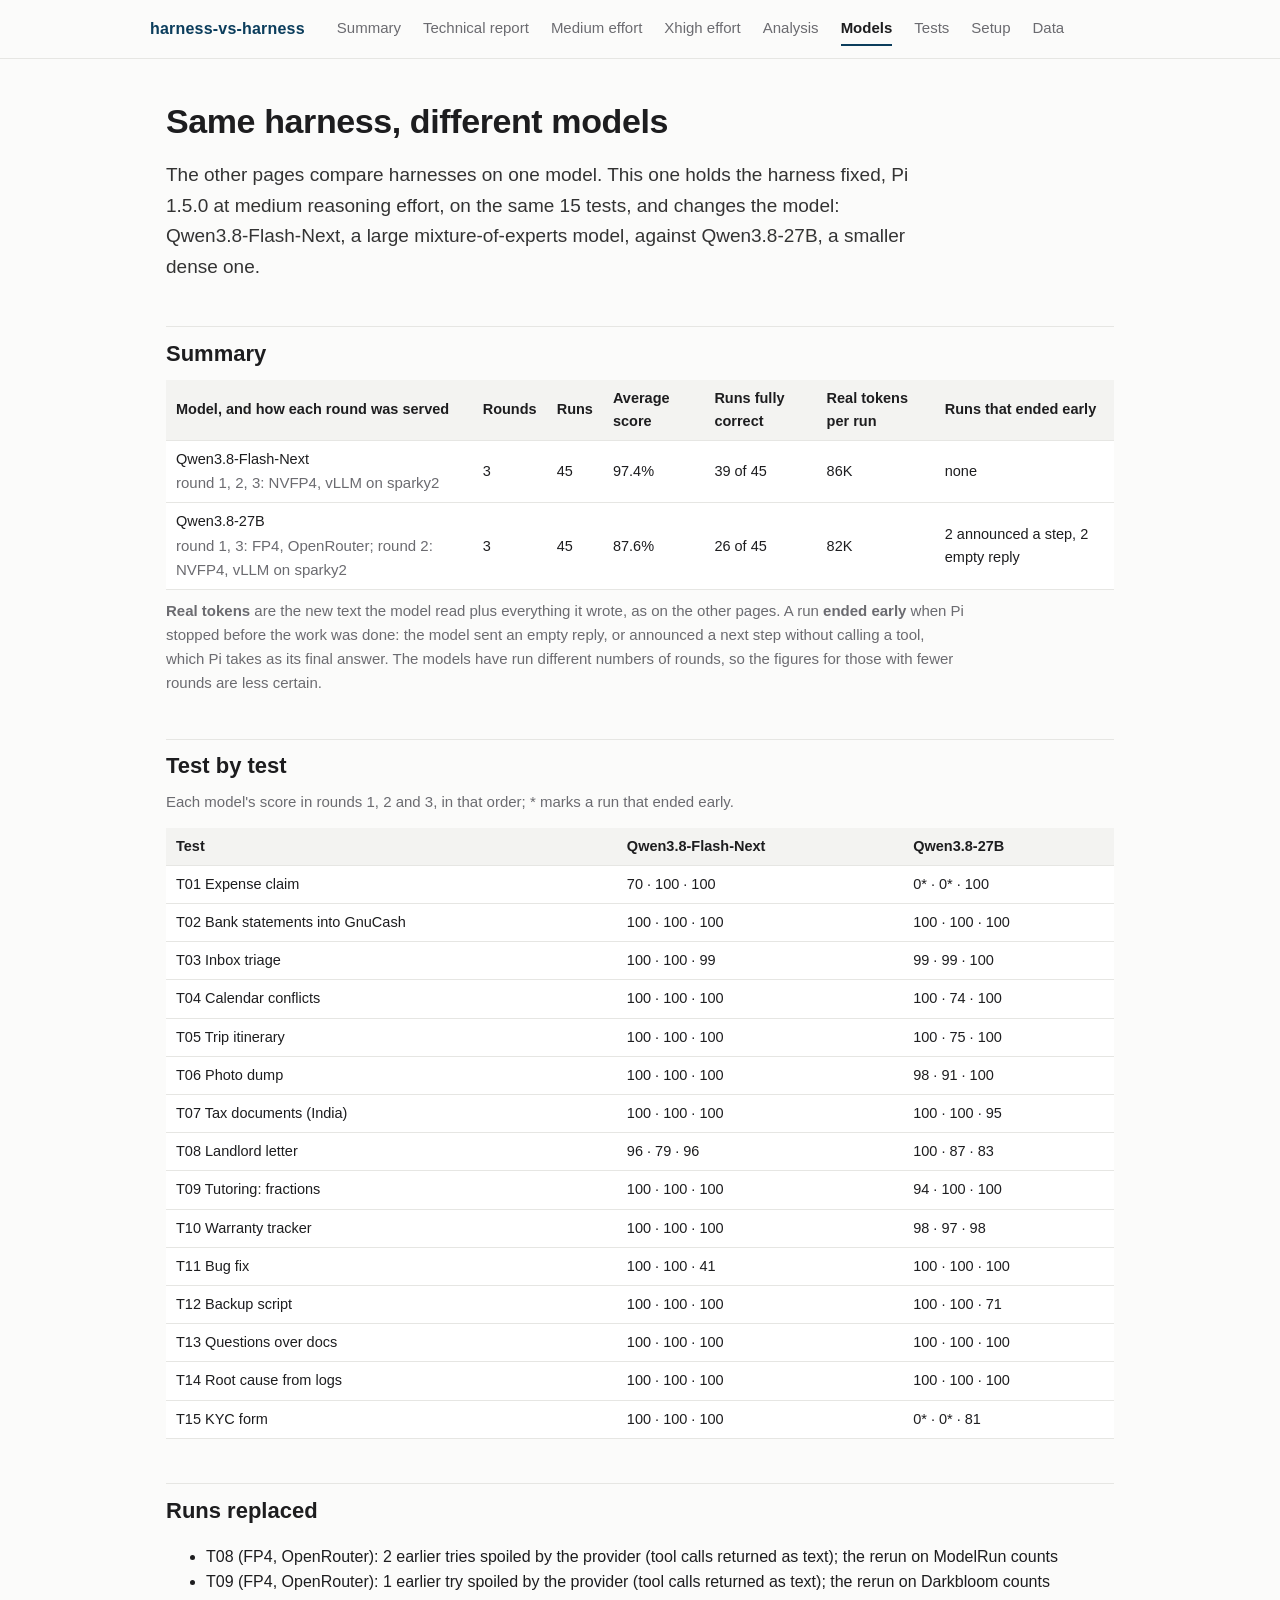
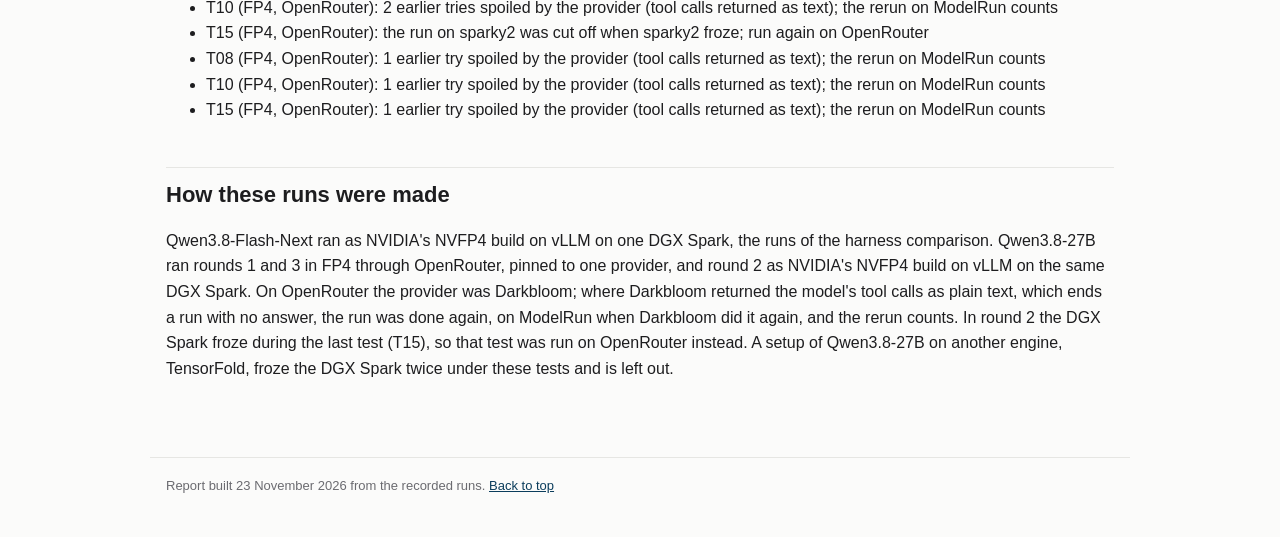
<file: models.html>
<!doctype html><html lang="en"><head><meta charset="utf-8"><meta name="viewport" content="width=device-width,initial-scale=1"><title>Same harness, different models</title><link rel="stylesheet" href="assets/style.css"></head><body><nav><span class="brand">harness-vs-harness</span><a href="index.html">Summary</a><a href="report.html">Technical report</a><a href="qwen3-8-flash-next-medium.html">Medium effort</a><a href="qwen3-8-flash-next-xhigh.html">Xhigh effort</a><a href="analysis.html">Analysis</a><a href="models.html" class=on>Models</a><a href="tests.html">Tests</a><a href="setup.html">Setup</a><a href="data.html">Data</a></nav><main><h1 id="top">Same harness, different models</h1>
<p class="lead">The other pages compare harnesses on one model. This one holds the harness fixed, Pi 1.5.0 at medium reasoning effort, on the same 15 tests, and changes the model: Qwen3.8-Flash-Next, a large mixture-of-experts model, against Qwen3.8-27B, a smaller dense one.</p>
<h2>Summary</h2><table><tr><th>Model, and how each round was served</th><th>Rounds</th><th>Runs</th><th>Average score</th><th>Runs fully correct</th><th>Real tokens per run</th><th>Runs that ended early</th></tr><tr><td>Qwen3.8-Flash-Next<br><span class="how">round 1, 2, 3: NVFP4, vLLM on sparky2</span></td><td>3</td><td>45</td><td>97.4%</td><td>39 of 45</td><td>86K</td><td>none</td></tr><tr><td>Qwen3.8-27B<br><span class="how">round 1, 3: FP4, OpenRouter; round 2: NVFP4, vLLM on sparky2</span></td><td>3</td><td>45</td><td>87.6%</td><td>26 of 45</td><td>82K</td><td>2 announced a step, 2 empty reply</td></tr></table>
<p class="how"><b>Real tokens</b> are the new text the model read plus everything it wrote, as on the other pages. A run <b>ended early</b> when Pi stopped before the work was done: the model sent an empty reply, or announced a next step without calling a tool, which Pi takes as its final answer. The models have run different numbers of rounds, so the figures for those with fewer rounds are less certain.</p>
<h2>Test by test</h2><p class="how">Each model's score in rounds 1, 2 and 3, in that order; * marks a run that ended early.</p><table><tr><th>Test</th><th>Qwen3.8-Flash-Next</th><th>Qwen3.8-27B</th></tr><tr><td>T01 Expense claim</td><td>70 · 100 · 100</td><td>0* · 0* · 100</td></tr><tr><td>T02 Bank statements into GnuCash</td><td>100 · 100 · 100</td><td>100 · 100 · 100</td></tr><tr><td>T03 Inbox triage</td><td>100 · 100 · 99</td><td>99 · 99 · 100</td></tr><tr><td>T04 Calendar conflicts</td><td>100 · 100 · 100</td><td>100 · 74 · 100</td></tr><tr><td>T05 Trip itinerary</td><td>100 · 100 · 100</td><td>100 · 75 · 100</td></tr><tr><td>T06 Photo dump</td><td>100 · 100 · 100</td><td>98 · 91 · 100</td></tr><tr><td>T07 Tax documents (India)</td><td>100 · 100 · 100</td><td>100 · 100 · 95</td></tr><tr><td>T08 Landlord letter</td><td>96 · 79 · 96</td><td>100 · 87 · 83</td></tr><tr><td>T09 Tutoring: fractions</td><td>100 · 100 · 100</td><td>94 · 100 · 100</td></tr><tr><td>T10 Warranty tracker</td><td>100 · 100 · 100</td><td>98 · 97 · 98</td></tr><tr><td>T11 Bug fix</td><td>100 · 100 · 41</td><td>100 · 100 · 100</td></tr><tr><td>T12 Backup script</td><td>100 · 100 · 100</td><td>100 · 100 · 71</td></tr><tr><td>T13 Questions over docs</td><td>100 · 100 · 100</td><td>100 · 100 · 100</td></tr><tr><td>T14 Root cause from logs</td><td>100 · 100 · 100</td><td>100 · 100 · 100</td></tr><tr><td>T15 KYC form</td><td>100 · 100 · 100</td><td>0* · 0* · 81</td></tr></table>
<h2>Runs replaced</h2><ul><li>T08 (FP4, OpenRouter): 2 earlier tries spoiled by the provider (tool calls returned as text); the rerun on ModelRun counts</li><li>T09 (FP4, OpenRouter): 1 earlier try spoiled by the provider (tool calls returned as text); the rerun on Darkbloom counts</li><li>T10 (FP4, OpenRouter): 2 earlier tries spoiled by the provider (tool calls returned as text); the rerun on ModelRun counts</li><li>T15 (FP4, OpenRouter): the run on sparky2 was cut off when sparky2 froze; run again on OpenRouter</li><li>T08 (FP4, OpenRouter): 1 earlier try spoiled by the provider (tool calls returned as text); the rerun on ModelRun counts</li><li>T10 (FP4, OpenRouter): 1 earlier try spoiled by the provider (tool calls returned as text); the rerun on ModelRun counts</li><li>T15 (FP4, OpenRouter): 1 earlier try spoiled by the provider (tool calls returned as text); the rerun on ModelRun counts</li></ul>
<h2>How these runs were made</h2>
<p>Qwen3.8-Flash-Next ran as NVIDIA's NVFP4 build on vLLM on one DGX Spark, the runs of the harness comparison. Qwen3.8-27B ran rounds 1 and 3 in FP4 through OpenRouter, pinned to one provider, and round 2 as NVIDIA's NVFP4 build on vLLM on the same DGX Spark. On OpenRouter the provider was Darkbloom; where Darkbloom returned the model's tool calls as plain text, which ends a run with no answer, the run was done again, on ModelRun when Darkbloom did it again, and the rerun counts. In round 2 the DGX Spark froze during the last test (T15), so that test was run on OpenRouter instead. A setup of Qwen3.8-27B on another engine, TensorFold, froze the DGX Spark twice under these tests and is left out.</p></main><footer>Report built 23 November 2026 from the recorded runs. <a href="#top">Back to top</a></footer></body></html>
</file>
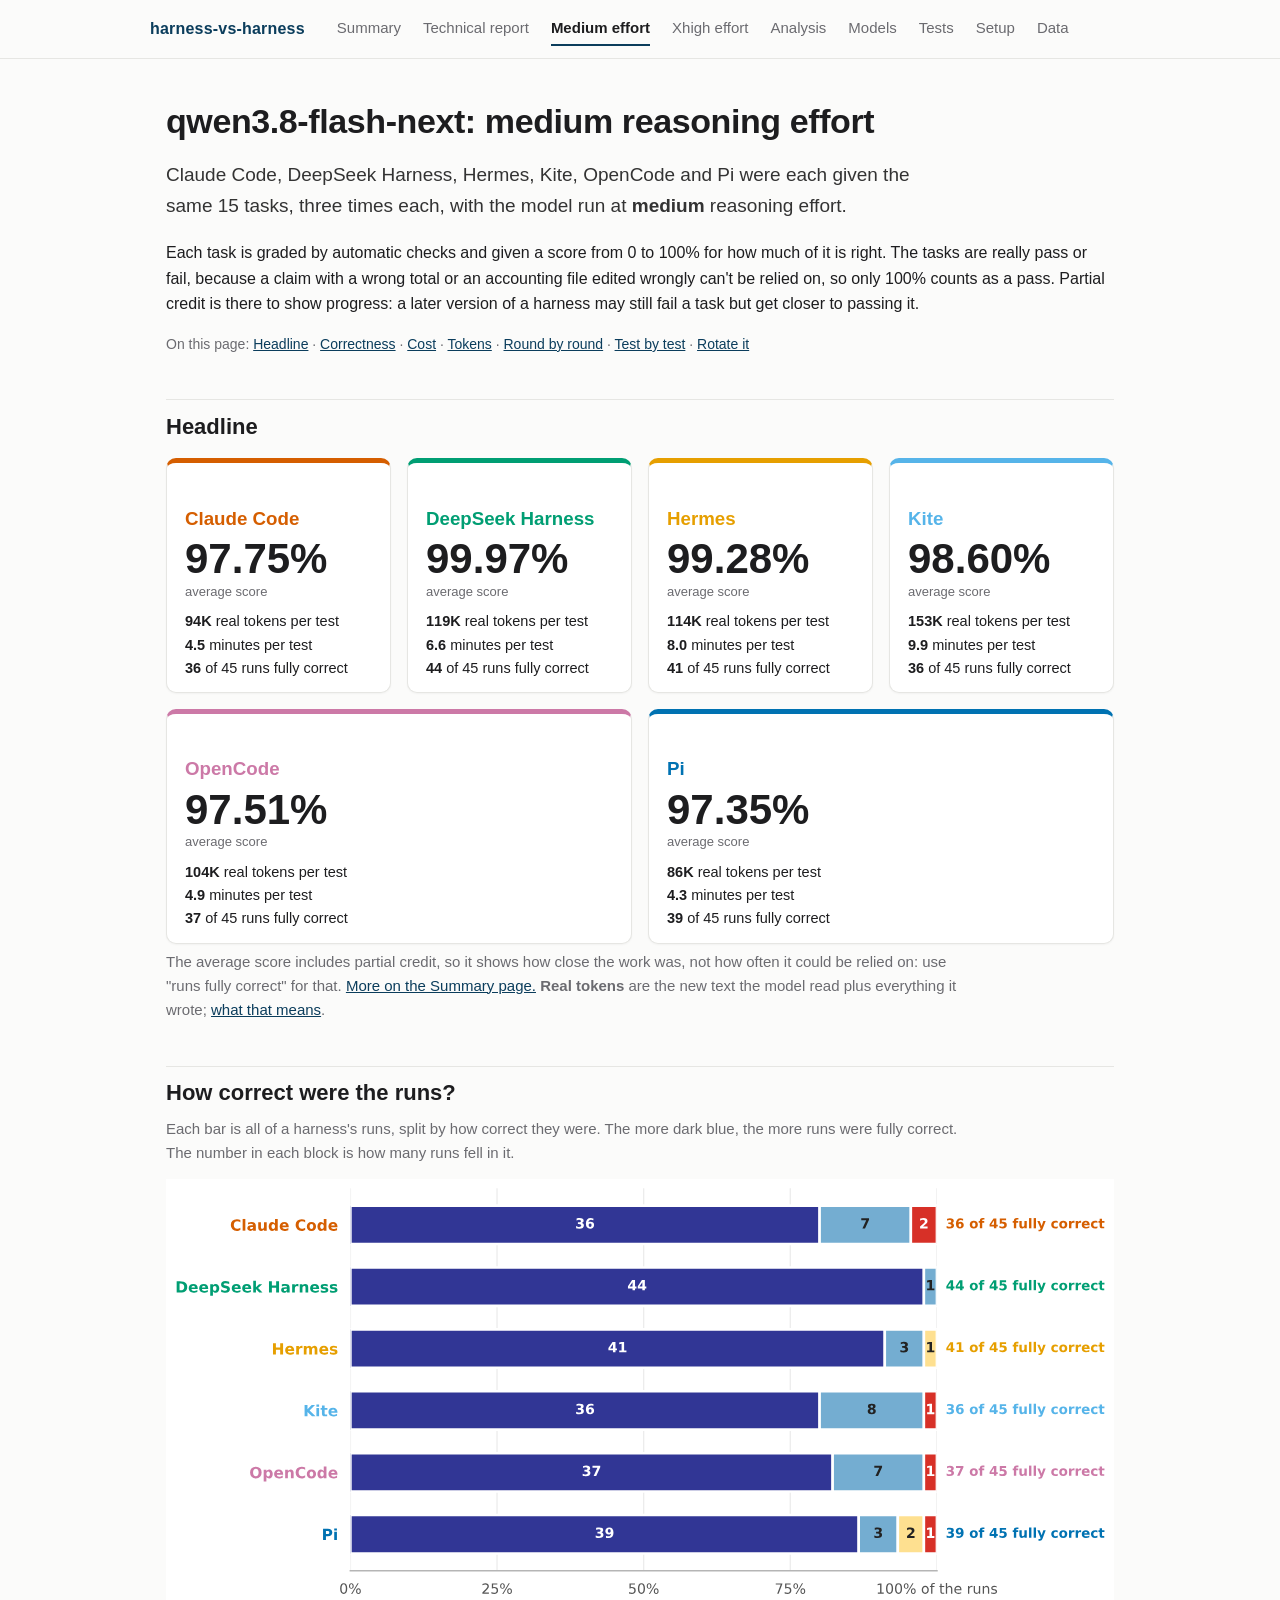
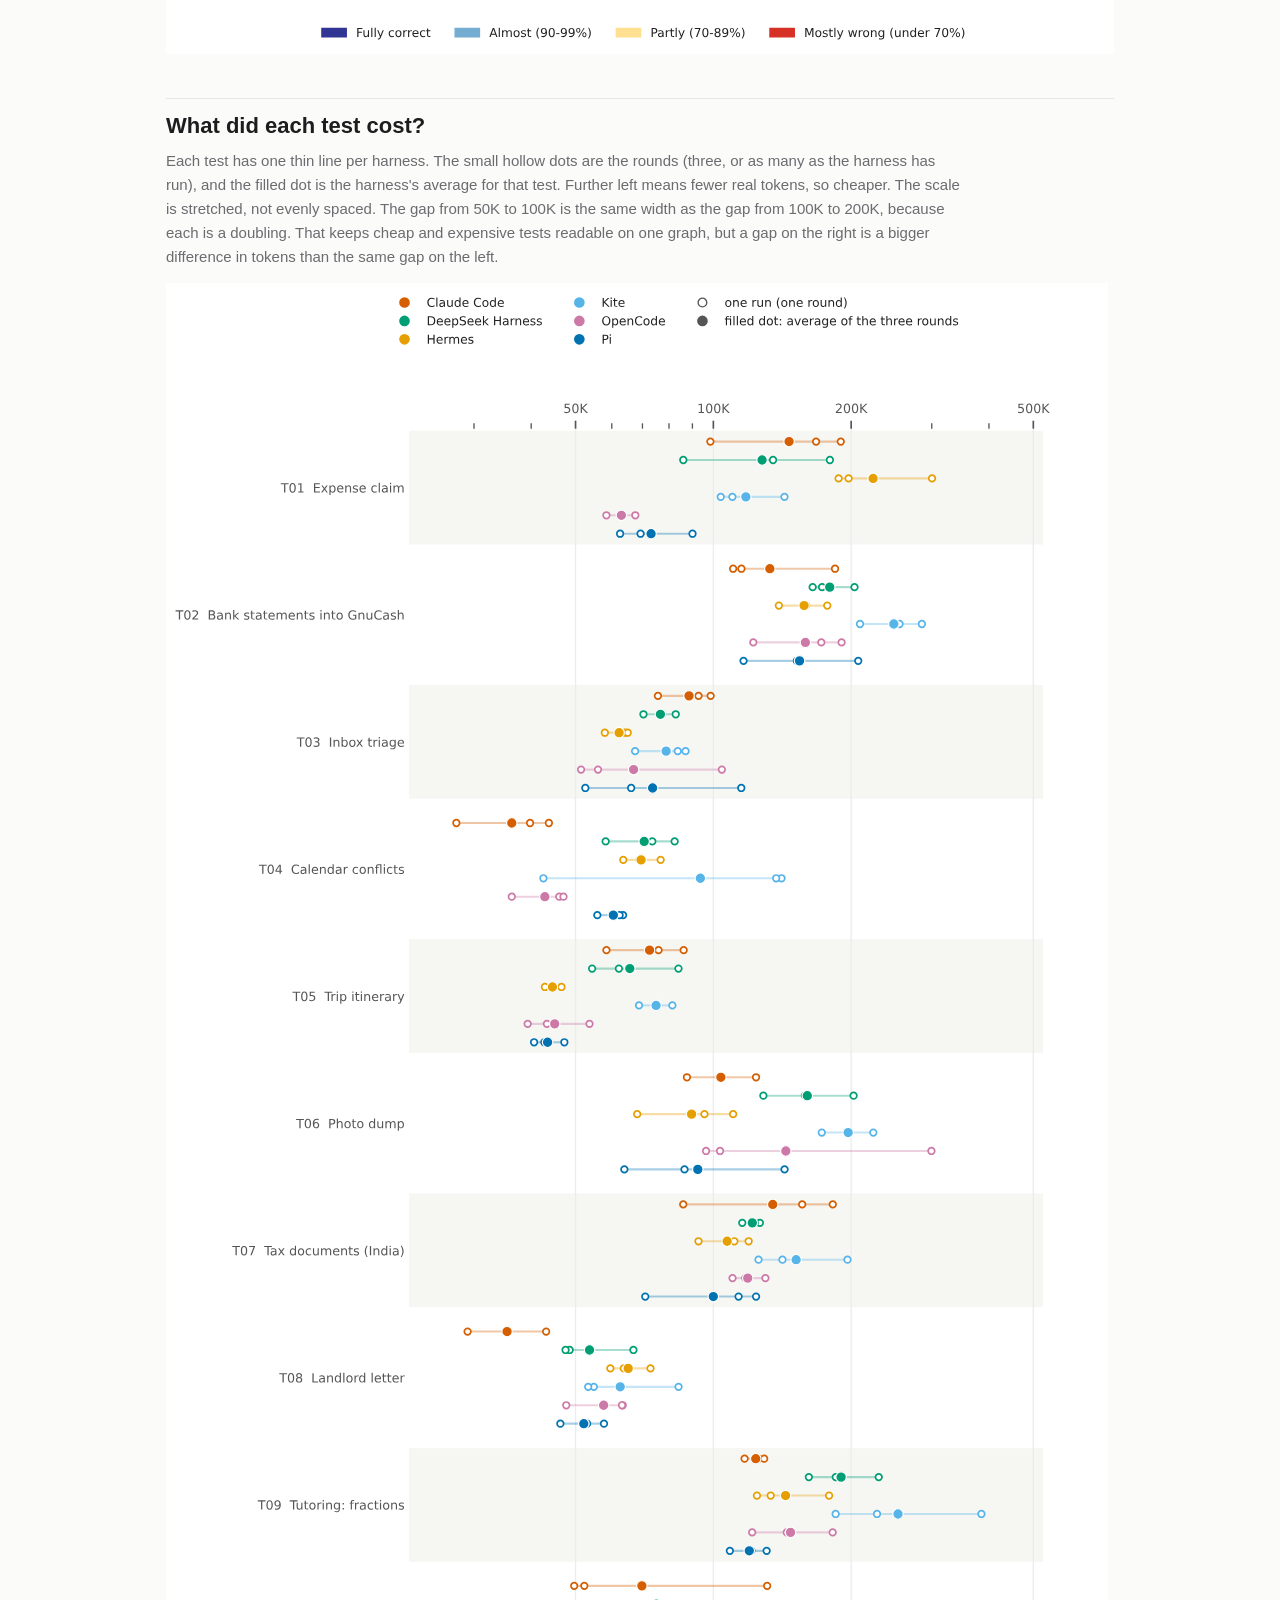
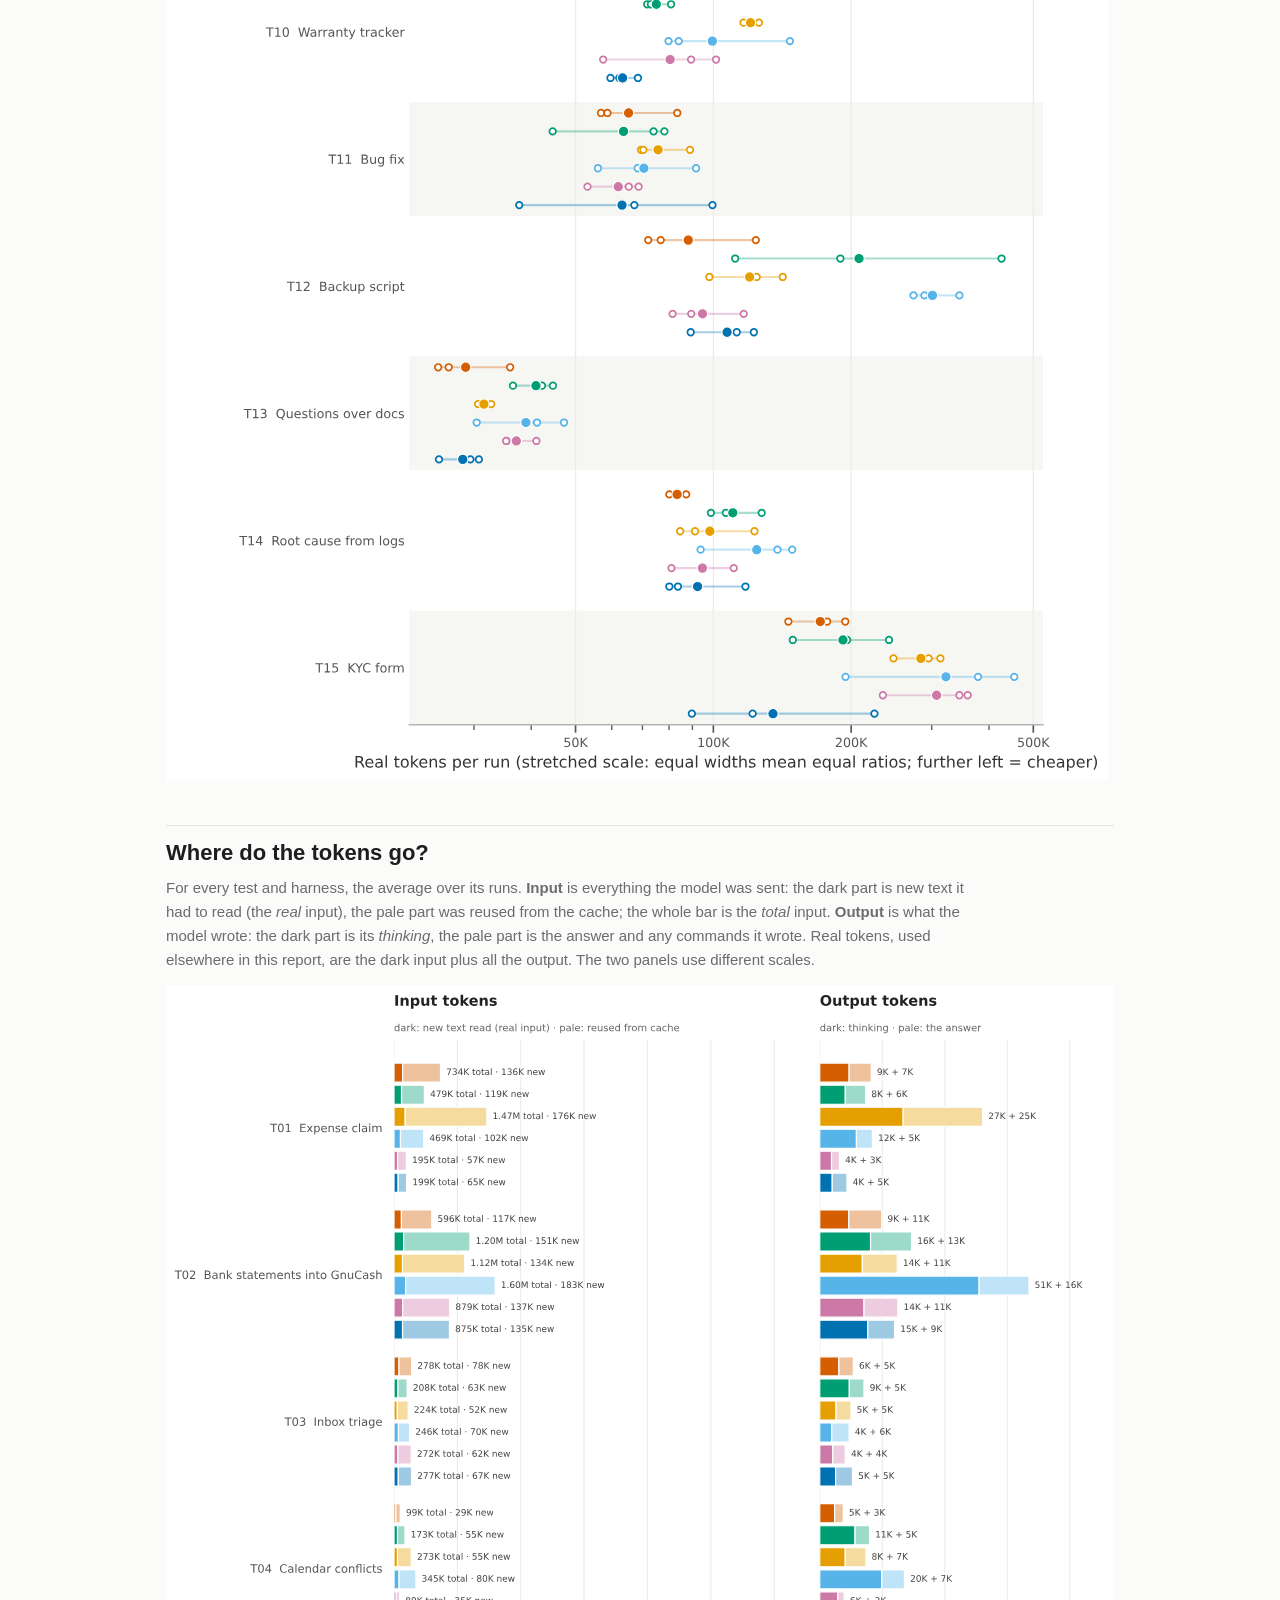
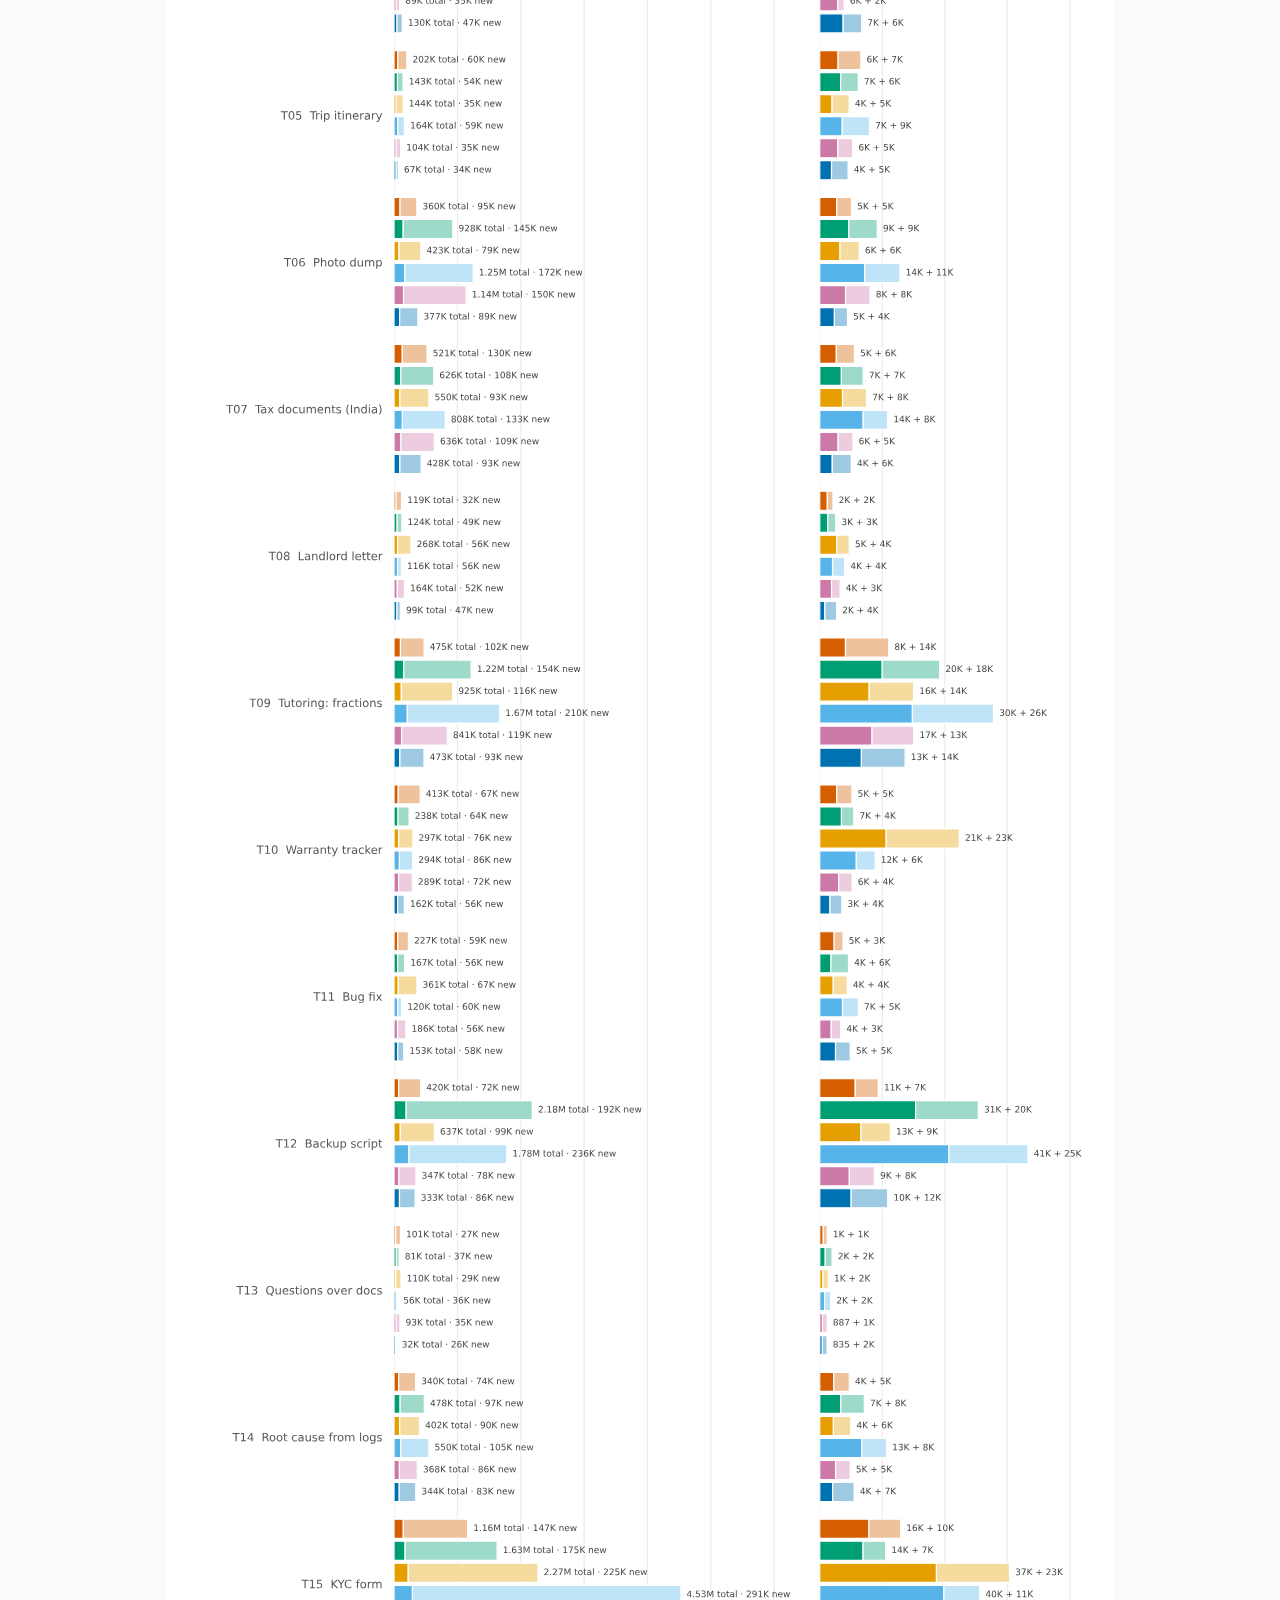
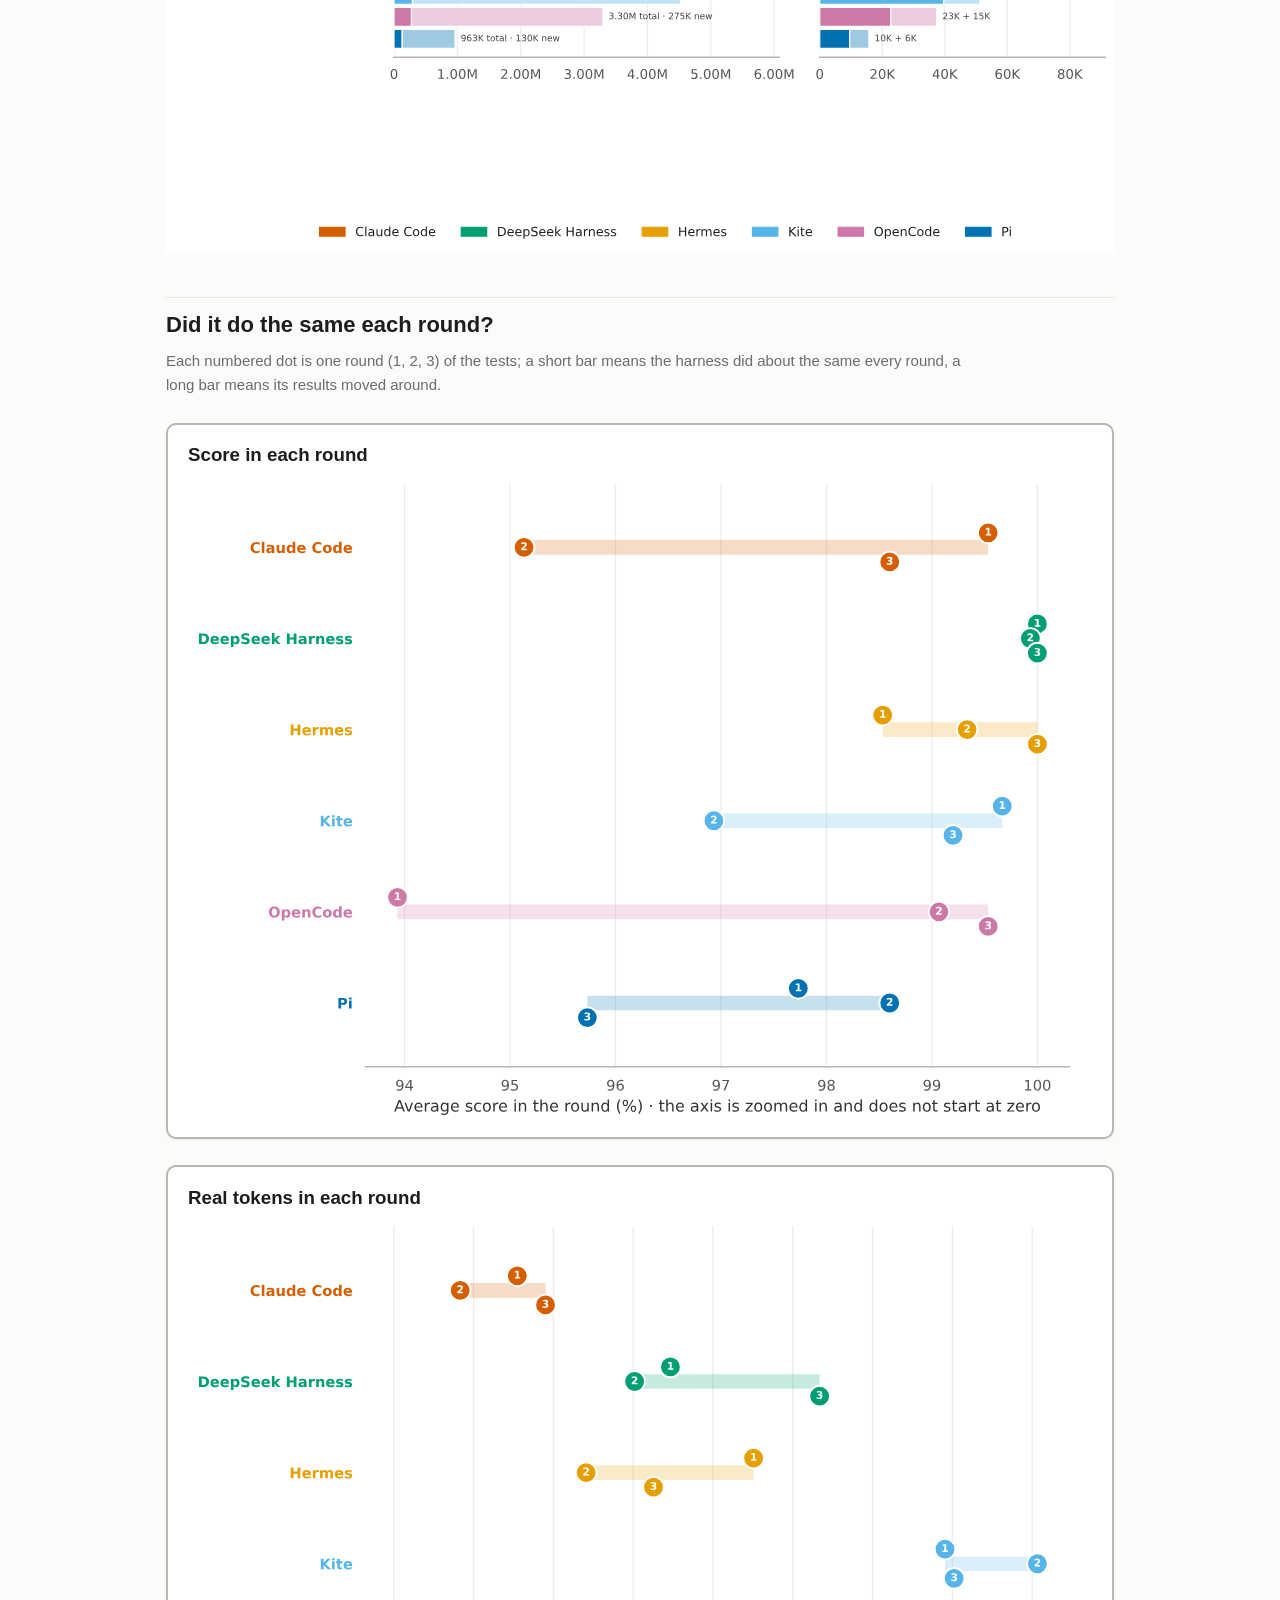
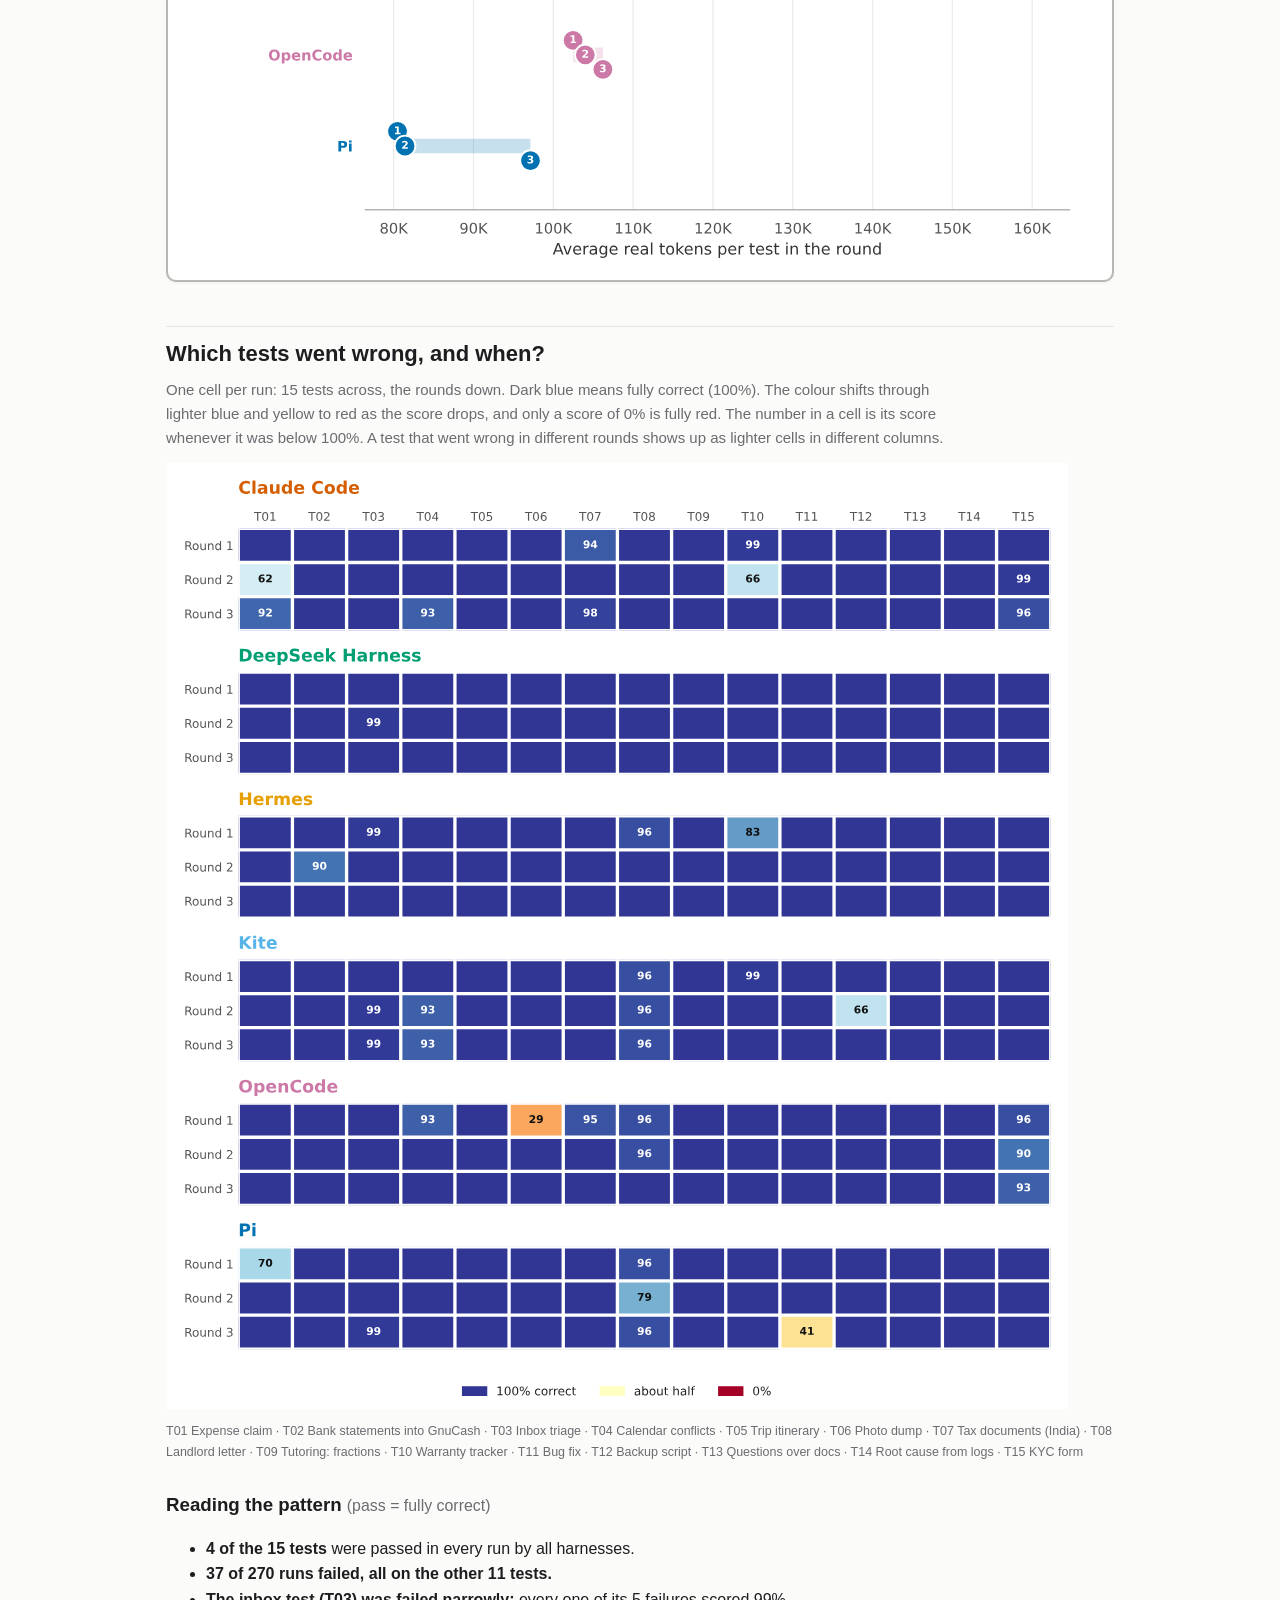
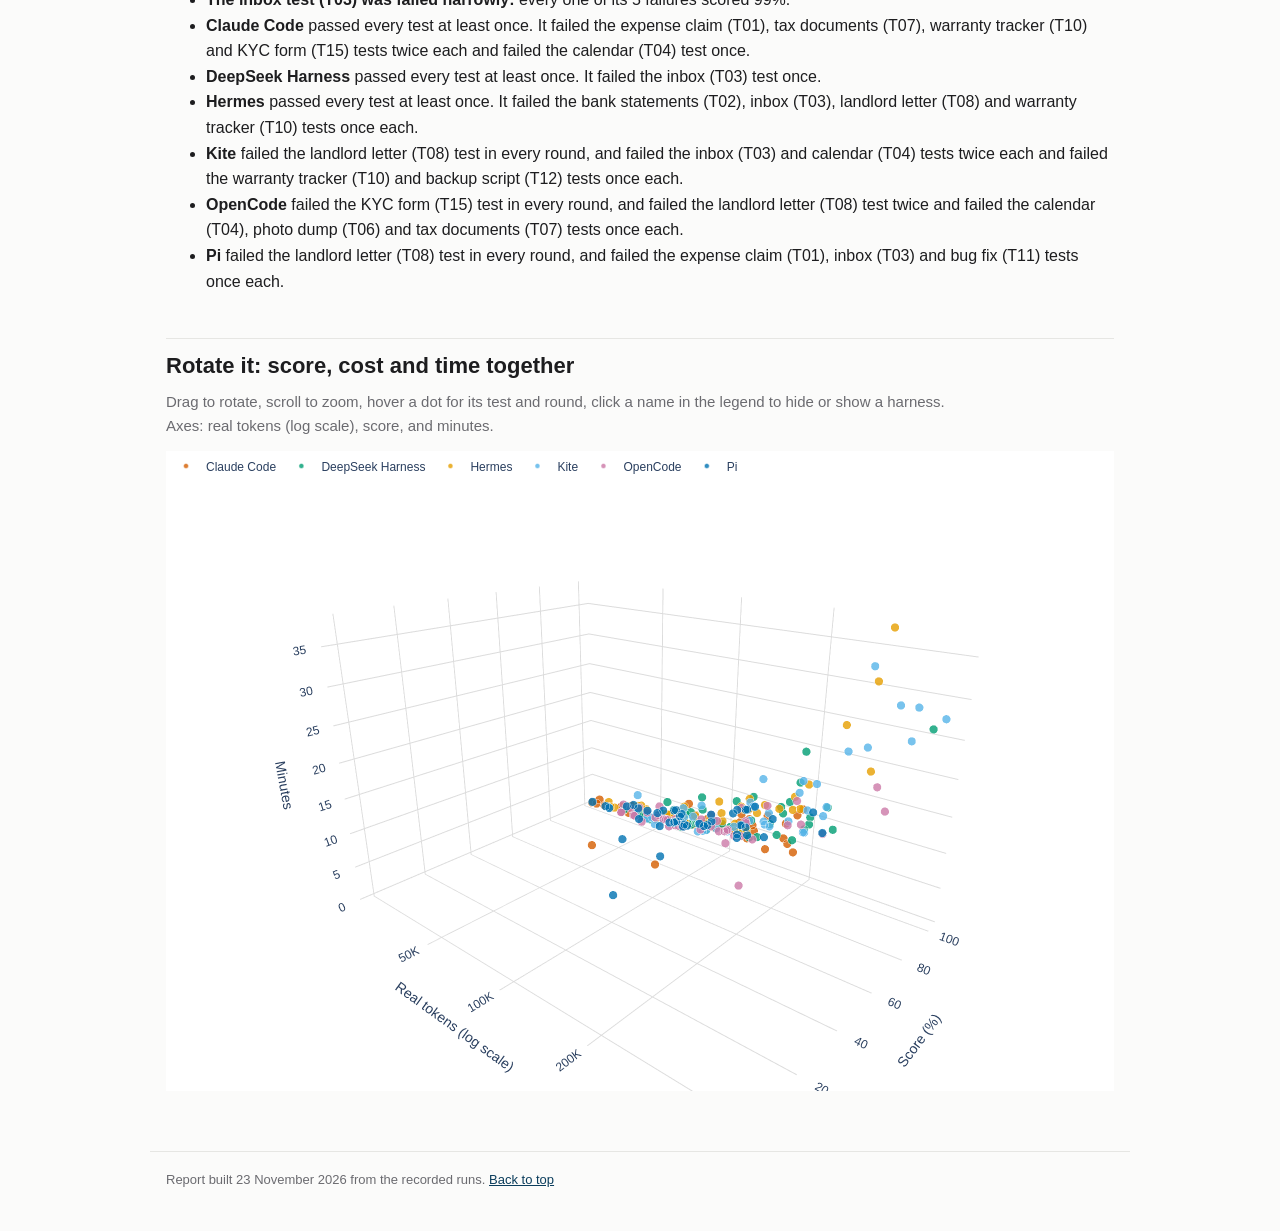
<file: qwen3-8-flash-next-medium.html>
<!doctype html><html lang="en"><head><meta charset="utf-8"><meta name="viewport" content="width=device-width,initial-scale=1"><title>qwen3.8-flash-next · medium effort</title><link rel="stylesheet" href="assets/style.css"><script src="assets/plotly.min.js"></script></head><body><nav><span class="brand">harness-vs-harness</span><a href="index.html">Summary</a><a href="report.html">Technical report</a><a href="qwen3-8-flash-next-medium.html" class=on>Medium effort</a><a href="qwen3-8-flash-next-xhigh.html">Xhigh effort</a><a href="analysis.html">Analysis</a><a href="models.html">Models</a><a href="tests.html">Tests</a><a href="setup.html">Setup</a><a href="data.html">Data</a></nav><main>
<h1 id="top">qwen3.8-flash-next: medium reasoning effort</h1>
<p class="lead">Claude Code, DeepSeek Harness, Hermes, Kite, OpenCode and Pi were each given the same 15 tasks, three times each, with the model run at <b>medium</b> reasoning effort.</p>
<p>Each task is graded by automatic checks and given a score from 0 to 100% for how much of it is right. The tasks are really pass or fail, because a claim with a wrong total or an accounting file edited wrongly can't be relied on, so only 100% counts as a pass. Partial credit is there to show progress: a later version of a harness may still fail a task but get closer to passing it.</p>

<p class="toc">On this page: <a href="#headline">Headline</a> · <a href="#correct">Correctness</a> · <a href="#cost">Cost</a> · <a href="#tokens">Tokens</a> · <a href="#rounds">Round by round</a> ·
<a href="#barcode">Test by test</a> · <a href="#rotate">Rotate it</a></p>
<h2 id="headline">Headline</h2><div class="cards"><div class="card" style="border-top:5px solid #D55E00"><h3 style="color:#D55E00">Claude Code</h3><div class="big">97.75%</div><div class="lab">average score</div><div class="row"><b>94K</b> real tokens per test</div><div class="row"><b>4.5</b> minutes per test</div><div class="row"><b>36</b> of 45 runs fully correct</div></div><div class="card" style="border-top:5px solid #009E73"><h3 style="color:#009E73">DeepSeek Harness</h3><div class="big">99.97%</div><div class="lab">average score</div><div class="row"><b>119K</b> real tokens per test</div><div class="row"><b>6.6</b> minutes per test</div><div class="row"><b>44</b> of 45 runs fully correct</div></div><div class="card" style="border-top:5px solid #E69F00"><h3 style="color:#E69F00">Hermes</h3><div class="big">99.28%</div><div class="lab">average score</div><div class="row"><b>114K</b> real tokens per test</div><div class="row"><b>8.0</b> minutes per test</div><div class="row"><b>41</b> of 45 runs fully correct</div></div><div class="card" style="border-top:5px solid #56B4E9"><h3 style="color:#56B4E9">Kite</h3><div class="big">98.60%</div><div class="lab">average score</div><div class="row"><b>153K</b> real tokens per test</div><div class="row"><b>9.9</b> minutes per test</div><div class="row"><b>36</b> of 45 runs fully correct</div></div><div class="card" style="border-top:5px solid #CC79A7"><h3 style="color:#CC79A7">OpenCode</h3><div class="big">97.51%</div><div class="lab">average score</div><div class="row"><b>104K</b> real tokens per test</div><div class="row"><b>4.9</b> minutes per test</div><div class="row"><b>37</b> of 45 runs fully correct</div></div><div class="card" style="border-top:5px solid #0072B2"><h3 style="color:#0072B2">Pi</h3><div class="big">97.35%</div><div class="lab">average score</div><div class="row"><b>86K</b> real tokens per test</div><div class="row"><b>4.3</b> minutes per test</div><div class="row"><b>39</b> of 45 runs fully correct</div></div></div>
<p class="how">The average score includes partial credit, so it shows how close the work was, not how often it could be relied on: use "runs fully correct" for that. <a href="index.html">More on the Summary page.</a> <b>Real tokens</b> are the new text the model read plus everything it wrote; <a href="index.html">what that means</a>.</p>
<h2 id="correct">How correct were the runs?</h2>
<p class="how">Each bar is all of a harness's runs, split by how correct they were. The more dark blue, the more runs were fully correct.
The number in each block is how many runs fell in it.</p>
<img src="assets/qwen3-8-flash-next-medium-quality.svg" alt="Share of runs by how correct they were">
<h2 id="cost">What did each test cost?</h2>
<p class="how">Each test has one thin line per harness. The small hollow dots are the rounds (three, or as many as the harness has run), and the filled dot is the harness's average for that test.
Further left means fewer real tokens, so cheaper. The scale is stretched, not evenly spaced. The gap from 50K to 100K is the same width as the gap from 100K to 200K, because each is a doubling. That keeps cheap and expensive tests readable on one graph, but a gap on the right is a bigger difference in tokens than the same gap on the left.</p>
<img src="assets/qwen3-8-flash-next-medium-cost.svg" alt="Real tokens per test for each harness">
<h2 id="tokens">Where do the tokens go?</h2>
<p class="how">For every test and harness, the average over its runs. <b>Input</b> is everything the model was sent: the dark part is new text it
had to read (the <i>real</i> input), the pale part was reused from the cache; the whole bar is the <i>total</i> input. <b>Output</b> is what the model wrote:
the dark part is its <i>thinking</i>, the pale part is the answer and any commands it wrote. Real tokens, used elsewhere in this report, are the dark input
plus all the output. The two panels use different scales.</p>
<img src="assets/qwen3-8-flash-next-medium-tokens.svg" alt="Input and output tokens for each test and harness">
<h2 id="rounds">Did it do the same each round?</h2>
<p class="how">Each numbered dot is one round (1, 2, 3) of the tests; a short bar means the harness did about the same every round,
a long bar means its results moved around.</p>
<div class="figcard"><h3>Score in each round</h3><img src="assets/qwen3-8-flash-next-medium-rounds-score.svg" alt="Average score in each round"></div>
<div class="figcard"><h3>Real tokens in each round</h3><img src="assets/qwen3-8-flash-next-medium-rounds-tokens.svg" alt="Average real tokens per test in each round"></div>
<h2 id="barcode">Which tests went wrong, and when?</h2>
<p class="how">One cell per run: 15 tests across, the rounds down. Dark blue means fully correct (100%). The colour shifts through lighter blue and
yellow to red as the score drops, and only a score of 0% is fully red. The number in a cell is its score whenever it was below 100%. A test that went
wrong in different rounds shows up as lighter cells in different columns.</p>
<img src="assets/qwen3-8-flash-next-medium-barcode.svg" alt="Score for every test and round">
<p class="keys">T01 Expense claim · T02 Bank statements into GnuCash · T03 Inbox triage · T04 Calendar conflicts · T05 Trip itinerary · T06 Photo dump · T07 Tax documents (India) · T08 Landlord letter · T09 Tutoring: fractions · T10 Warranty tracker · T11 Bug fix · T12 Backup script · T13 Questions over docs · T14 Root cause from logs · T15 KYC form</p>
<h3 id="pattern">Reading the pattern <span class="muted">(pass = fully correct)</span></h3><ul><li><b>4 of the 15 tests</b> were passed in every run by all harnesses.</li><li><b>37 of 270 runs failed, all on the other 11 tests.</b></li><li><b>The inbox test (T03) was failed narrowly:</b> every one of its 5 failures scored 99%.</li><li><b>Claude Code</b> passed every test at least once. It failed the expense claim (T01), tax documents (T07), warranty tracker (T10) and KYC form (T15) tests twice each and failed the calendar (T04) test once.</li><li><b>DeepSeek Harness</b> passed every test at least once. It failed the inbox (T03) test once.</li><li><b>Hermes</b> passed every test at least once. It failed the bank statements (T02), inbox (T03), landlord letter (T08) and warranty tracker (T10) tests once each.</li><li><b>Kite</b> failed the landlord letter (T08) test in every round, and failed the inbox (T03) and calendar (T04) tests twice each and failed the warranty tracker (T10) and backup script (T12) tests once each.</li><li><b>OpenCode</b> failed the KYC form (T15) test in every round, and failed the landlord letter (T08) test twice and failed the calendar (T04), photo dump (T06) and tax documents (T07) tests once each.</li><li><b>Pi</b> failed the landlord letter (T08) test in every round, and failed the expense claim (T01), inbox (T03) and bug fix (T11) tests once each.</li></ul>
<h2 id="rotate">Rotate it: score, cost and time together</h2>
<p class="how">Drag to rotate, scroll to zoom, hover a dot for its test and round, click a name in the legend to hide or show a harness.
Axes: real tokens (log scale), score, and minutes.</p>
<div style="height:640px; width:100%;">                            <div id="plot3d" class="plotly-graph-div" style="height:100%; width:100%;"></div>            <script>                window.PLOTLYENV=window.PLOTLYENV || {};                                if (document.getElementById("plot3d")) {                    Plotly.newPlot(                        "plot3d",                        [{"hoverinfo":"text","marker":{"color":"#D55E00","line":{"color":"white","width":0.5},"opacity":0.8,"size":5},"mode":"markers","name":"Claude Code","text":["\u003cb\u003eClaude Code\u003c\u002fb\u003e\u003cbr\u003eT01 Expense claim\u003cbr\u003eround 1\u003cbr\u003escore 100%\u003cbr\u003e168K real tokens\u003cbr\u003e5.9 min","\u003cb\u003eClaude Code\u003c\u002fb\u003e\u003cbr\u003eT01 Expense claim\u003cbr\u003eround 2\u003cbr\u003escore 62%\u003cbr\u003e99K real tokens\u003cbr\u003e4.4 min","\u003cb\u003eClaude Code\u003c\u002fb\u003e\u003cbr\u003eT01 Expense claim\u003cbr\u003eround 3\u003cbr\u003escore 92%\u003cbr\u003e190K real tokens\u003cbr\u003e7.1 min","\u003cb\u003eClaude Code\u003c\u002fb\u003e\u003cbr\u003eT02 Bank statements into GnuCash\u003cbr\u003eround 1\u003cbr\u003escore 100%\u003cbr\u003e184K real tokens\u003cbr\u003e10.1 min","\u003cb\u003eClaude Code\u003c\u002fb\u003e\u003cbr\u003eT02 Bank statements into GnuCash\u003cbr\u003eround 2\u003cbr\u003escore 100%\u003cbr\u003e115K real tokens\u003cbr\u003e6.1 min","\u003cb\u003eClaude Code\u003c\u002fb\u003e\u003cbr\u003eT02 Bank statements into GnuCash\u003cbr\u003eround 3\u003cbr\u003escore 100%\u003cbr\u003e110K real tokens\u003cbr\u003e4.6 min","\u003cb\u003eClaude Code\u003c\u002fb\u003e\u003cbr\u003eT03 Inbox triage\u003cbr\u003eround 1\u003cbr\u003escore 100%\u003cbr\u003e76K real tokens\u003cbr\u003e3.3 min","\u003cb\u003eClaude Code\u003c\u002fb\u003e\u003cbr\u003eT03 Inbox triage\u003cbr\u003eround 2\u003cbr\u003escore 100%\u003cbr\u003e93K real tokens\u003cbr\u003e3.9 min","\u003cb\u003eClaude Code\u003c\u002fb\u003e\u003cbr\u003eT03 Inbox triage\u003cbr\u003eround 3\u003cbr\u003escore 100%\u003cbr\u003e99K real tokens\u003cbr\u003e4.5 min","\u003cb\u003eClaude Code\u003c\u002fb\u003e\u003cbr\u003eT04 Calendar conflicts\u003cbr\u003eround 1\u003cbr\u003escore 100%\u003cbr\u003e40K real tokens\u003cbr\u003e2.8 min","\u003cb\u003eClaude Code\u003c\u002fb\u003e\u003cbr\u003eT04 Calendar conflicts\u003cbr\u003eround 2\u003cbr\u003escore 100%\u003cbr\u003e27K real tokens\u003cbr\u003e1.8 min","\u003cb\u003eClaude Code\u003c\u002fb\u003e\u003cbr\u003eT04 Calendar conflicts\u003cbr\u003eround 3\u003cbr\u003escore 93%\u003cbr\u003e44K real tokens\u003cbr\u003e3.0 min","\u003cb\u003eClaude Code\u003c\u002fb\u003e\u003cbr\u003eT05 Trip itinerary\u003cbr\u003eround 1\u003cbr\u003escore 100%\u003cbr\u003e58K real tokens\u003cbr\u003e3.0 min","\u003cb\u003eClaude Code\u003c\u002fb\u003e\u003cbr\u003eT05 Trip itinerary\u003cbr\u003eround 2\u003cbr\u003escore 100%\u003cbr\u003e86K real tokens\u003cbr\u003e5.0 min","\u003cb\u003eClaude Code\u003c\u002fb\u003e\u003cbr\u003eT05 Trip itinerary\u003cbr\u003eround 3\u003cbr\u003escore 100%\u003cbr\u003e76K real tokens\u003cbr\u003e4.6 min","\u003cb\u003eClaude Code\u003c\u002fb\u003e\u003cbr\u003eT06 Photo dump\u003cbr\u003eround 1\u003cbr\u003escore 100%\u003cbr\u003e103K real tokens\u003cbr\u003e4.4 min","\u003cb\u003eClaude Code\u003c\u002fb\u003e\u003cbr\u003eT06 Photo dump\u003cbr\u003eround 2\u003cbr\u003escore 100%\u003cbr\u003e88K real tokens\u003cbr\u003e3.8 min","\u003cb\u003eClaude Code\u003c\u002fb\u003e\u003cbr\u003eT06 Photo dump\u003cbr\u003eround 3\u003cbr\u003escore 100%\u003cbr\u003e124K real tokens\u003cbr\u003e4.0 min","\u003cb\u003eClaude Code\u003c\u002fb\u003e\u003cbr\u003eT07 Tax documents (India)\u003cbr\u003eround 1\u003cbr\u003escore 94%\u003cbr\u003e156K real tokens\u003cbr\u003e4.7 min","\u003cb\u003eClaude Code\u003c\u002fb\u003e\u003cbr\u003eT07 Tax documents (India)\u003cbr\u003eround 2\u003cbr\u003escore 100%\u003cbr\u003e182K real tokens\u003cbr\u003e4.2 min","\u003cb\u003eClaude Code\u003c\u002fb\u003e\u003cbr\u003eT07 Tax documents (India)\u003cbr\u003eround 3\u003cbr\u003escore 98%\u003cbr\u003e86K real tokens\u003cbr\u003e3.6 min","\u003cb\u003eClaude Code\u003c\u002fb\u003e\u003cbr\u003eT08 Landlord letter\u003cbr\u003eround 1\u003cbr\u003escore 100%\u003cbr\u003e29K real tokens\u003cbr\u003e1.0 min","\u003cb\u003eClaude Code\u003c\u002fb\u003e\u003cbr\u003eT08 Landlord letter\u003cbr\u003eround 2\u003cbr\u003escore 100%\u003cbr\u003e36K real tokens\u003cbr\u003e2.0 min","\u003cb\u003eClaude Code\u003c\u002fb\u003e\u003cbr\u003eT08 Landlord letter\u003cbr\u003eround 3\u003cbr\u003escore 100%\u003cbr\u003e43K real tokens\u003cbr\u003e1.5 min","\u003cb\u003eClaude Code\u003c\u002fb\u003e\u003cbr\u003eT09 Tutoring: fractions\u003cbr\u003eround 1\u003cbr\u003escore 100%\u003cbr\u003e125K real tokens\u003cbr\u003e7.2 min","\u003cb\u003eClaude Code\u003c\u002fb\u003e\u003cbr\u003eT09 Tutoring: fractions\u003cbr\u003eround 2\u003cbr\u003escore 100%\u003cbr\u003e117K real tokens\u003cbr\u003e7.6 min","\u003cb\u003eClaude Code\u003c\u002fb\u003e\u003cbr\u003eT09 Tutoring: fractions\u003cbr\u003eround 3\u003cbr\u003escore 100%\u003cbr\u003e129K real tokens\u003cbr\u003e6.4 min","\u003cb\u003eClaude Code\u003c\u002fb\u003e\u003cbr\u003eT10 Warranty tracker\u003cbr\u003eround 1\u003cbr\u003escore 99%\u003cbr\u003e52K real tokens\u003cbr\u003e2.2 min","\u003cb\u003eClaude Code\u003c\u002fb\u003e\u003cbr\u003eT10 Warranty tracker\u003cbr\u003eround 2\u003cbr\u003escore 66%\u003cbr\u003e50K real tokens\u003cbr\u003e2.2 min","\u003cb\u003eClaude Code\u003c\u002fb\u003e\u003cbr\u003eT10 Warranty tracker\u003cbr\u003eround 3\u003cbr\u003escore 100%\u003cbr\u003e131K real tokens\u003cbr\u003e5.5 min","\u003cb\u003eClaude Code\u003c\u002fb\u003e\u003cbr\u003eT11 Bug fix\u003cbr\u003eround 1\u003cbr\u003escore 100%\u003cbr\u003e57K real tokens\u003cbr\u003e2.6 min","\u003cb\u003eClaude Code\u003c\u002fb\u003e\u003cbr\u003eT11 Bug fix\u003cbr\u003eround 2\u003cbr\u003escore 100%\u003cbr\u003e59K real tokens\u003cbr\u003e2.5 min","\u003cb\u003eClaude Code\u003c\u002fb\u003e\u003cbr\u003eT11 Bug fix\u003cbr\u003eround 3\u003cbr\u003escore 100%\u003cbr\u003e83K real tokens\u003cbr\u003e3.5 min","\u003cb\u003eClaude Code\u003c\u002fb\u003e\u003cbr\u003eT12 Backup script\u003cbr\u003eround 1\u003cbr\u003escore 100%\u003cbr\u003e124K real tokens\u003cbr\u003e8.6 min","\u003cb\u003eClaude Code\u003c\u002fb\u003e\u003cbr\u003eT12 Backup script\u003cbr\u003eround 2\u003cbr\u003escore 100%\u003cbr\u003e72K real tokens\u003cbr\u003e6.5 min","\u003cb\u003eClaude Code\u003c\u002fb\u003e\u003cbr\u003eT12 Backup script\u003cbr\u003eround 3\u003cbr\u003escore 100%\u003cbr\u003e77K real tokens\u003cbr\u003e5.0 min","\u003cb\u003eClaude Code\u003c\u002fb\u003e\u003cbr\u003eT13 Questions over docs\u003cbr\u003eround 1\u003cbr\u003escore 100%\u003cbr\u003e26K real tokens\u003cbr\u003e0.8 min","\u003cb\u003eClaude Code\u003c\u002fb\u003e\u003cbr\u003eT13 Questions over docs\u003cbr\u003eround 2\u003cbr\u003escore 100%\u003cbr\u003e25K real tokens\u003cbr\u003e0.7 min","\u003cb\u003eClaude Code\u003c\u002fb\u003e\u003cbr\u003eT13 Questions over docs\u003cbr\u003eround 3\u003cbr\u003escore 100%\u003cbr\u003e36K real tokens\u003cbr\u003e1.1 min","\u003cb\u003eClaude Code\u003c\u002fb\u003e\u003cbr\u003eT14 Root cause from logs\u003cbr\u003eround 1\u003cbr\u003escore 100%\u003cbr\u003e87K real tokens\u003cbr\u003e3.9 min","\u003cb\u003eClaude Code\u003c\u002fb\u003e\u003cbr\u003eT14 Root cause from logs\u003cbr\u003eround 2\u003cbr\u003escore 100%\u003cbr\u003e83K real tokens\u003cbr\u003e3.6 min","\u003cb\u003eClaude Code\u003c\u002fb\u003e\u003cbr\u003eT14 Root cause from logs\u003cbr\u003eround 3\u003cbr\u003escore 100%\u003cbr\u003e80K real tokens\u003cbr\u003e3.8 min","\u003cb\u003eClaude Code\u003c\u002fb\u003e\u003cbr\u003eT15 KYC form\u003cbr\u003eround 1\u003cbr\u003escore 100%\u003cbr\u003e146K real tokens\u003cbr\u003e8.6 min","\u003cb\u003eClaude Code\u003c\u002fb\u003e\u003cbr\u003eT15 KYC form\u003cbr\u003eround 2\u003cbr\u003escore 99%\u003cbr\u003e194K real tokens\u003cbr\u003e11.4 min","\u003cb\u003eClaude Code\u003c\u002fb\u003e\u003cbr\u003eT15 KYC form\u003cbr\u003eround 3\u003cbr\u003escore 96%\u003cbr\u003e177K real tokens\u003cbr\u003e9.2 min"],"x":{"dtype":"i4","bdata":"[base64]"},"y":{"dtype":"i1","bdata":"ZD5cZGRkZGRkZGRdZGRkZGRkXmRiZGRkZGRkY0JkZGRkZGRkZGRkZGRkZGNg"},"z":{"dtype":"f8","bdata":"pw102kCnF0B3d3d3d3cRQO\u002fu7u7ubhxAseQXS34xJEB3d3d3d3cYQFnyiyW\u002fWBJAA5020GkDCkAiIiIiIiIPQGAs+cWS3xFAVVVVVVVVBkAL16NwPQr9PxSuR+F6FAhAOm2g0wY6CEBSuB6F69ETQI\u002fC9ShcjxJAbaDTBjptEUA20GkDnTYOQOF6FK5H4Q9AMzMzMzOzEkBtoNMGOu0QQIXrUbgehQxAbaDTBjpt8D\u002fe3d3d3d3\u002fP3sUrkfhevg\u002f0GkDnTbQHEBBpw102kAeQA502kCnjRlAZmZmZmZmAUCx5BdLfrEBQCIiIiIiIhZAgk4b6LSBBEAL16NwPQoEQBdLfrHkFwxABjptoNNGIUCF61G4HgUaQFyPwvUo3BNAdNpApw106j\u002fkF0t+seTnP0RERERERPI\u002f16NwPQrXDkBxPQrXo3AMQFK4HoXrUQ5AwvUoXI9CIUDhehSuR+EmQFK4HoXrUSJA"},"type":"scatter3d"},{"hoverinfo":"text","marker":{"color":"#009E73","line":{"color":"white","width":0.5},"opacity":0.8,"size":5},"mode":"markers","name":"DeepSeek Harness","text":["\u003cb\u003eDeepSeek Harness\u003c\u002fb\u003e\u003cbr\u003eT01 Expense claim\u003cbr\u003eround 1\u003cbr\u003escore 100%\u003cbr\u003e86K real tokens\u003cbr\u003e3.1 min","\u003cb\u003eDeepSeek Harness\u003c\u002fb\u003e\u003cbr\u003eT01 Expense claim\u003cbr\u003eround 2\u003cbr\u003escore 100%\u003cbr\u003e135K real tokens\u003cbr\u003e4.7 min","\u003cb\u003eDeepSeek Harness\u003c\u002fb\u003e\u003cbr\u003eT01 Expense claim\u003cbr\u003eround 3\u003cbr\u003escore 100%\u003cbr\u003e180K real tokens\u003cbr\u003e6.1 min","\u003cb\u003eDeepSeek Harness\u003c\u002fb\u003e\u003cbr\u003eT02 Bank statements into GnuCash\u003cbr\u003eround 1\u003cbr\u003escore 100%\u003cbr\u003e203K real tokens\u003cbr\u003e10.4 min","\u003cb\u003eDeepSeek Harness\u003c\u002fb\u003e\u003cbr\u003eT02 Bank statements into GnuCash\u003cbr\u003eround 2\u003cbr\u003escore 100%\u003cbr\u003e173K real tokens\u003cbr\u003e11.8 min","\u003cb\u003eDeepSeek Harness\u003c\u002fb\u003e\u003cbr\u003eT02 Bank statements into GnuCash\u003cbr\u003eround 3\u003cbr\u003escore 100%\u003cbr\u003e165K real tokens\u003cbr\u003e9.7 min","\u003cb\u003eDeepSeek Harness\u003c\u002fb\u003e\u003cbr\u003eT03 Inbox triage\u003cbr\u003eround 1\u003cbr\u003escore 100%\u003cbr\u003e70K real tokens\u003cbr\u003e4.5 min","\u003cb\u003eDeepSeek Harness\u003c\u002fb\u003e\u003cbr\u003eT03 Inbox triage\u003cbr\u003eround 2\u003cbr\u003escore 99%\u003cbr\u003e83K real tokens\u003cbr\u003e8.5 min","\u003cb\u003eDeepSeek Harness\u003c\u002fb\u003e\u003cbr\u003eT03 Inbox triage\u003cbr\u003eround 3\u003cbr\u003escore 100%\u003cbr\u003e77K real tokens\u003cbr\u003e3.6 min","\u003cb\u003eDeepSeek Harness\u003c\u002fb\u003e\u003cbr\u003eT04 Calendar conflicts\u003cbr\u003eround 1\u003cbr\u003escore 100%\u003cbr\u003e74K real tokens\u003cbr\u003e5.2 min","\u003cb\u003eDeepSeek Harness\u003c\u002fb\u003e\u003cbr\u003eT04 Calendar conflicts\u003cbr\u003eround 2\u003cbr\u003escore 100%\u003cbr\u003e58K real tokens\u003cbr\u003e5.6 min","\u003cb\u003eDeepSeek Harness\u003c\u002fb\u003e\u003cbr\u003eT04 Calendar conflicts\u003cbr\u003eround 3\u003cbr\u003escore 100%\u003cbr\u003e82K real tokens\u003cbr\u003e6.3 min","\u003cb\u003eDeepSeek Harness\u003c\u002fb\u003e\u003cbr\u003eT05 Trip itinerary\u003cbr\u003eround 1\u003cbr\u003escore 100%\u003cbr\u003e54K real tokens\u003cbr\u003e3.3 min","\u003cb\u003eDeepSeek Harness\u003c\u002fb\u003e\u003cbr\u003eT05 Trip itinerary\u003cbr\u003eround 2\u003cbr\u003escore 100%\u003cbr\u003e84K real tokens\u003cbr\u003e4.1 min","\u003cb\u003eDeepSeek Harness\u003c\u002fb\u003e\u003cbr\u003eT05 Trip itinerary\u003cbr\u003eround 3\u003cbr\u003escore 100%\u003cbr\u003e62K real tokens\u003cbr\u003e4.6 min","\u003cb\u003eDeepSeek Harness\u003c\u002fb\u003e\u003cbr\u003eT06 Photo dump\u003cbr\u003eround 1\u003cbr\u003escore 100%\u003cbr\u003e202K real tokens\u003cbr\u003e9.3 min","\u003cb\u003eDeepSeek Harness\u003c\u002fb\u003e\u003cbr\u003eT06 Photo dump\u003cbr\u003eround 2\u003cbr\u003escore 100%\u003cbr\u003e129K real tokens\u003cbr\u003e10.9 min","\u003cb\u003eDeepSeek Harness\u003c\u002fb\u003e\u003cbr\u003eT06 Photo dump\u003cbr\u003eround 3\u003cbr\u003escore 100%\u003cbr\u003e159K real tokens\u003cbr\u003e6.1 min","\u003cb\u003eDeepSeek Harness\u003c\u002fb\u003e\u003cbr\u003eT07 Tax documents (India)\u003cbr\u003eround 1\u003cbr\u003escore 100%\u003cbr\u003e126K real tokens\u003cbr\u003e4.3 min","\u003cb\u003eDeepSeek Harness\u003c\u002fb\u003e\u003cbr\u003eT07 Tax documents (India)\u003cbr\u003eround 2\u003cbr\u003escore 100%\u003cbr\u003e116K real tokens\u003cbr\u003e4.3 min","\u003cb\u003eDeepSeek Harness\u003c\u002fb\u003e\u003cbr\u003eT07 Tax documents (India)\u003cbr\u003eround 3\u003cbr\u003escore 100%\u003cbr\u003e123K real tokens\u003cbr\u003e5.3 min","\u003cb\u003eDeepSeek Harness\u003c\u002fb\u003e\u003cbr\u003eT08 Landlord letter\u003cbr\u003eround 1\u003cbr\u003escore 100%\u003cbr\u003e49K real tokens\u003cbr\u003e1.5 min","\u003cb\u003eDeepSeek Harness\u003c\u002fb\u003e\u003cbr\u003eT08 Landlord letter\u003cbr\u003eround 2\u003cbr\u003escore 100%\u003cbr\u003e48K real tokens\u003cbr\u003e2.1 min","\u003cb\u003eDeepSeek Harness\u003c\u002fb\u003e\u003cbr\u003eT08 Landlord letter\u003cbr\u003eround 3\u003cbr\u003escore 100%\u003cbr\u003e67K real tokens\u003cbr\u003e2.0 min","\u003cb\u003eDeepSeek Harness\u003c\u002fb\u003e\u003cbr\u003eT09 Tutoring: fractions\u003cbr\u003eround 1\u003cbr\u003escore 100%\u003cbr\u003e230K real tokens\u003cbr\u003e12.5 min","\u003cb\u003eDeepSeek Harness\u003c\u002fb\u003e\u003cbr\u003eT09 Tutoring: fractions\u003cbr\u003eround 2\u003cbr\u003escore 100%\u003cbr\u003e185K real tokens\u003cbr\u003e15.1 min","\u003cb\u003eDeepSeek Harness\u003c\u002fb\u003e\u003cbr\u003eT09 Tutoring: fractions\u003cbr\u003eround 3\u003cbr\u003escore 100%\u003cbr\u003e162K real tokens\u003cbr\u003e10.6 min","\u003cb\u003eDeepSeek Harness\u003c\u002fb\u003e\u003cbr\u003eT10 Warranty tracker\u003cbr\u003eround 1\u003cbr\u003escore 100%\u003cbr\u003e72K real tokens\u003cbr\u003e3.0 min","\u003cb\u003eDeepSeek Harness\u003c\u002fb\u003e\u003cbr\u003eT10 Warranty tracker\u003cbr\u003eround 2\u003cbr\u003escore 100%\u003cbr\u003e73K real tokens\u003cbr\u003e3.2 min","\u003cb\u003eDeepSeek Harness\u003c\u002fb\u003e\u003cbr\u003eT10 Warranty tracker\u003cbr\u003eround 3\u003cbr\u003escore 100%\u003cbr\u003e81K real tokens\u003cbr\u003e3.5 min","\u003cb\u003eDeepSeek Harness\u003c\u002fb\u003e\u003cbr\u003eT11 Bug fix\u003cbr\u003eround 1\u003cbr\u003escore 100%\u003cbr\u003e74K real tokens\u003cbr\u003e3.1 min","\u003cb\u003eDeepSeek Harness\u003c\u002fb\u003e\u003cbr\u003eT11 Bug fix\u003cbr\u003eround 2\u003cbr\u003escore 100%\u003cbr\u003e45K real tokens\u003cbr\u003e2.3 min","\u003cb\u003eDeepSeek Harness\u003c\u002fb\u003e\u003cbr\u003eT11 Bug fix\u003cbr\u003eround 3\u003cbr\u003escore 100%\u003cbr\u003e78K real tokens\u003cbr\u003e3.9 min","\u003cb\u003eDeepSeek Harness\u003c\u002fb\u003e\u003cbr\u003eT12 Backup script\u003cbr\u003eround 1\u003cbr\u003escore 100%\u003cbr\u003e189K real tokens\u003cbr\u003e19.7 min","\u003cb\u003eDeepSeek Harness\u003c\u002fb\u003e\u003cbr\u003eT12 Backup script\u003cbr\u003eround 2\u003cbr\u003escore 100%\u003cbr\u003e112K real tokens\u003cbr\u003e9.4 min","\u003cb\u003eDeepSeek Harness\u003c\u002fb\u003e\u003cbr\u003eT12 Backup script\u003cbr\u003eround 3\u003cbr\u003escore 100%\u003cbr\u003e426K real tokens\u003cbr\u003e26.2 min","\u003cb\u003eDeepSeek Harness\u003c\u002fb\u003e\u003cbr\u003eT13 Questions over docs\u003cbr\u003eround 1\u003cbr\u003escore 100%\u003cbr\u003e42K real tokens\u003cbr\u003e1.6 min","\u003cb\u003eDeepSeek Harness\u003c\u002fb\u003e\u003cbr\u003eT13 Questions over docs\u003cbr\u003eround 2\u003cbr\u003escore 100%\u003cbr\u003e45K real tokens\u003cbr\u003e1.4 min","\u003cb\u003eDeepSeek Harness\u003c\u002fb\u003e\u003cbr\u003eT13 Questions over docs\u003cbr\u003eround 3\u003cbr\u003escore 100%\u003cbr\u003e36K real tokens\u003cbr\u003e1.6 min","\u003cb\u003eDeepSeek Harness\u003c\u002fb\u003e\u003cbr\u003eT14 Root cause from logs\u003cbr\u003eround 1\u003cbr\u003escore 100%\u003cbr\u003e99K real tokens\u003cbr\u003e5.0 min","\u003cb\u003eDeepSeek Harness\u003c\u002fb\u003e\u003cbr\u003eT14 Root cause from logs\u003cbr\u003eround 2\u003cbr\u003escore 100%\u003cbr\u003e128K real tokens\u003cbr\u003e7.1 min","\u003cb\u003eDeepSeek Harness\u003c\u002fb\u003e\u003cbr\u003eT14 Root cause from logs\u003cbr\u003eround 3\u003cbr\u003escore 100%\u003cbr\u003e106K real tokens\u003cbr\u003e4.9 min","\u003cb\u003eDeepSeek Harness\u003c\u002fb\u003e\u003cbr\u003eT15 KYC form\u003cbr\u003eround 1\u003cbr\u003escore 100%\u003cbr\u003e149K real tokens\u003cbr\u003e7.5 min","\u003cb\u003eDeepSeek Harness\u003c\u002fb\u003e\u003cbr\u003eT15 KYC form\u003cbr\u003eround 2\u003cbr\u003escore 100%\u003cbr\u003e242K real tokens\u003cbr\u003e9.6 min","\u003cb\u003eDeepSeek Harness\u003c\u002fb\u003e\u003cbr\u003eT15 KYC form\u003cbr\u003eround 3\u003cbr\u003escore 100%\u003cbr\u003e196K real tokens\u003cbr\u003e8.3 min"],"x":{"dtype":"i4","bdata":"z08BAGkPAgAKvgIAkRoDANqiAgCxgwIA2RIBAE1DAQC4LQEAUx8BAD3jAACIQQEATNQAAMVHAQDe8gAA3xYDAFn2AQBKawIAtO0BAL7DAQD44AEAmL0AAL25AABPBQEAfYEDAAjTAgCbdwIADBgBAFIdAQDBOwEAIyEBABauAABhMQEA\u002feMCAOuzAQC7gAYAA6UAAE+uAACNjgAA4oEBAB7yAQDYnwEAiUYCABCxAwBd\u002fQIA"},"y":{"dtype":"i1","bdata":"ZGRkZGRkZGNkZGRkZGRkZGRkZGRkZGRkZGRkZGRkZGRkZGRkZGRkZGRkZGRk"},"z":{"dtype":"f8","bdata":"6bSBThvoCEDv7u7u7u4SQML1KFyPQhhA9Shcj8K1JEBH4XoUrocnQHd3d3d3dyNAdNpApw30EUCF61G4HgUhQOxRuB6F6wxAR+F6FK7HFEBcj8L1KFwWQBzotIFOGxlAOm2g0wY6CkBVVVVVVVUQQOQXS36xZBJAjCW\u002fWPKLIkBPG+i0gc4lQOxRuB6FaxhABzptoNMGEUC5HoXrUTgRQGZmZmZmZhVAk18s+cWS9z\u002fQaQOdNtAAQFyPwvUoXABAWfKLJb8YKUBgLPnFkh8uQPrFkl8sOSVAVVVVVVVVCECnDXTaQKcJQN7d3d3d3QtAlvxiyS+WCECW\u002fGLJL5YCQDMzMzMzMw9AagOdNtCpM0CW\u002fGLJL9YiQLy7u7u7OzpAF0t+seQX+T\u002f6xZJfLPn1Py35xZJfLPk\u002fXI\u002fC9SjcE0DQaQOdNlAcQJb8YskvlhNAUrgehevRHUDhehSuRyEjQNtApw10miBA"},"type":"scatter3d"},{"hoverinfo":"text","marker":{"color":"#E69F00","line":{"color":"white","width":0.5},"opacity":0.8,"size":5},"mode":"markers","name":"Hermes","text":["\u003cb\u003eHermes\u003c\u002fb\u003e\u003cbr\u003eT01 Expense claim\u003cbr\u003eround 1\u003cbr\u003escore 100%\u003cbr\u003e300K real tokens\u003cbr\u003e19.1 min","\u003cb\u003eHermes\u003c\u002fb\u003e\u003cbr\u003eT01 Expense claim\u003cbr\u003eround 2\u003cbr\u003escore 100%\u003cbr\u003e188K real tokens\u003cbr\u003e11.2 min","\u003cb\u003eHermes\u003c\u002fb\u003e\u003cbr\u003eT01 Expense claim\u003cbr\u003eround 3\u003cbr\u003escore 100%\u003cbr\u003e197K real tokens\u003cbr\u003e15.1 min","\u003cb\u003eHermes\u003c\u002fb\u003e\u003cbr\u003eT02 Bank statements into GnuCash\u003cbr\u003eround 1\u003cbr\u003escore 100%\u003cbr\u003e160K real tokens\u003cbr\u003e10.3 min","\u003cb\u003eHermes\u003c\u002fb\u003e\u003cbr\u003eT02 Bank statements into GnuCash\u003cbr\u003eround 2\u003cbr\u003escore 90%\u003cbr\u003e139K real tokens\u003cbr\u003e7.8 min","\u003cb\u003eHermes\u003c\u002fb\u003e\u003cbr\u003eT02 Bank statements into GnuCash\u003cbr\u003eround 3\u003cbr\u003escore 100%\u003cbr\u003e177K real tokens\u003cbr\u003e10.7 min","\u003cb\u003eHermes\u003c\u002fb\u003e\u003cbr\u003eT03 Inbox triage\u003cbr\u003eround 1\u003cbr\u003escore 99%\u003cbr\u003e64K real tokens\u003cbr\u003e4.1 min","\u003cb\u003eHermes\u003c\u002fb\u003e\u003cbr\u003eT03 Inbox triage\u003cbr\u003eround 2\u003cbr\u003escore 100%\u003cbr\u003e58K real tokens\u003cbr\u003e3.5 min","\u003cb\u003eHermes\u003c\u002fb\u003e\u003cbr\u003eT03 Inbox triage\u003cbr\u003eround 3\u003cbr\u003escore 100%\u003cbr\u003e65K real tokens\u003cbr\u003e3.8 min","\u003cb\u003eHermes\u003c\u002fb\u003e\u003cbr\u003eT04 Calendar conflicts\u003cbr\u003eround 1\u003cbr\u003escore 100%\u003cbr\u003e77K real tokens\u003cbr\u003e4.8 min","\u003cb\u003eHermes\u003c\u002fb\u003e\u003cbr\u003eT04 Calendar conflicts\u003cbr\u003eround 2\u003cbr\u003escore 100%\u003cbr\u003e69K real tokens\u003cbr\u003e5.8 min","\u003cb\u003eHermes\u003c\u002fb\u003e\u003cbr\u003eT04 Calendar conflicts\u003cbr\u003eround 3\u003cbr\u003escore 100%\u003cbr\u003e64K real tokens\u003cbr\u003e4.5 min","\u003cb\u003eHermes\u003c\u002fb\u003e\u003cbr\u003eT05 Trip itinerary\u003cbr\u003eround 1\u003cbr\u003escore 100%\u003cbr\u003e44K real tokens\u003cbr\u003e3.4 min","\u003cb\u003eHermes\u003c\u002fb\u003e\u003cbr\u003eT05 Trip itinerary\u003cbr\u003eround 2\u003cbr\u003escore 100%\u003cbr\u003e47K real tokens\u003cbr\u003e3.0 min","\u003cb\u003eHermes\u003c\u002fb\u003e\u003cbr\u003eT05 Trip itinerary\u003cbr\u003eround 3\u003cbr\u003escore 100%\u003cbr\u003e43K real tokens\u003cbr\u003e3.2 min","\u003cb\u003eHermes\u003c\u002fb\u003e\u003cbr\u003eT06 Photo dump\u003cbr\u003eround 1\u003cbr\u003escore 100%\u003cbr\u003e110K real tokens\u003cbr\u003e4.6 min","\u003cb\u003eHermes\u003c\u002fb\u003e\u003cbr\u003eT06 Photo dump\u003cbr\u003eround 2\u003cbr\u003escore 100%\u003cbr\u003e96K real tokens\u003cbr\u003e8.5 min","\u003cb\u003eHermes\u003c\u002fb\u003e\u003cbr\u003eT06 Photo dump\u003cbr\u003eround 3\u003cbr\u003escore 100%\u003cbr\u003e68K real tokens\u003cbr\u003e3.8 min","\u003cb\u003eHermes\u003c\u002fb\u003e\u003cbr\u003eT07 Tax documents (India)\u003cbr\u003eround 1\u003cbr\u003escore 100%\u003cbr\u003e119K real tokens\u003cbr\u003e5.2 min","\u003cb\u003eHermes\u003c\u002fb\u003e\u003cbr\u003eT07 Tax documents (India)\u003cbr\u003eround 2\u003cbr\u003escore 100%\u003cbr\u003e93K real tokens\u003cbr\u003e4.7 min","\u003cb\u003eHermes\u003c\u002fb\u003e\u003cbr\u003eT07 Tax documents (India)\u003cbr\u003eround 3\u003cbr\u003escore 100%\u003cbr\u003e111K real tokens\u003cbr\u003e5.7 min","\u003cb\u003eHermes\u003c\u002fb\u003e\u003cbr\u003eT08 Landlord letter\u003cbr\u003eround 1\u003cbr\u003escore 96%\u003cbr\u003e73K real tokens\u003cbr\u003e3.9 min","\u003cb\u003eHermes\u003c\u002fb\u003e\u003cbr\u003eT08 Landlord letter\u003cbr\u003eround 2\u003cbr\u003escore 100%\u003cbr\u003e64K real tokens\u003cbr\u003e2.8 min","\u003cb\u003eHermes\u003c\u002fb\u003e\u003cbr\u003eT08 Landlord letter\u003cbr\u003eround 3\u003cbr\u003escore 100%\u003cbr\u003e60K real tokens\u003cbr\u003e3.5 min","\u003cb\u003eHermes\u003c\u002fb\u003e\u003cbr\u003eT09 Tutoring: fractions\u003cbr\u003eround 1\u003cbr\u003escore 100%\u003cbr\u003e179K real tokens\u003cbr\u003e12.7 min","\u003cb\u003eHermes\u003c\u002fb\u003e\u003cbr\u003eT09 Tutoring: fractions\u003cbr\u003eround 2\u003cbr\u003escore 100%\u003cbr\u003e133K real tokens\u003cbr\u003e8.6 min","\u003cb\u003eHermes\u003c\u002fb\u003e\u003cbr\u003eT09 Tutoring: fractions\u003cbr\u003eround 3\u003cbr\u003escore 100%\u003cbr\u003e125K real tokens\u003cbr\u003e10.4 min","\u003cb\u003eHermes\u003c\u002fb\u003e\u003cbr\u003eT10 Warranty tracker\u003cbr\u003eround 1\u003cbr\u003escore 83%\u003cbr\u003e126K real tokens\u003cbr\u003e9.4 min","\u003cb\u003eHermes\u003c\u002fb\u003e\u003cbr\u003eT10 Warranty tracker\u003cbr\u003eround 2\u003cbr\u003escore 100%\u003cbr\u003e120K real tokens\u003cbr\u003e8.4 min","\u003cb\u003eHermes\u003c\u002fb\u003e\u003cbr\u003eT10 Warranty tracker\u003cbr\u003eround 3\u003cbr\u003escore 100%\u003cbr\u003e116K real tokens\u003cbr\u003e8.8 min","\u003cb\u003eHermes\u003c\u002fb\u003e\u003cbr\u003eT11 Bug fix\u003cbr\u003eround 1\u003cbr\u003escore 100%\u003cbr\u003e69K real tokens\u003cbr\u003e3.1 min","\u003cb\u003eHermes\u003c\u002fb\u003e\u003cbr\u003eT11 Bug fix\u003cbr\u003eround 2\u003cbr\u003escore 100%\u003cbr\u003e89K real tokens\u003cbr\u003e5.6 min","\u003cb\u003eHermes\u003c\u002fb\u003e\u003cbr\u003eT11 Bug fix\u003cbr\u003eround 3\u003cbr\u003escore 100%\u003cbr\u003e70K real tokens\u003cbr\u003e3.0 min","\u003cb\u003eHermes\u003c\u002fb\u003e\u003cbr\u003eT12 Backup script\u003cbr\u003eround 1\u003cbr\u003escore 100%\u003cbr\u003e142K real tokens\u003cbr\u003e10.2 min","\u003cb\u003eHermes\u003c\u002fb\u003e\u003cbr\u003eT12 Backup script\u003cbr\u003eround 2\u003cbr\u003escore 100%\u003cbr\u003e98K real tokens\u003cbr\u003e6.7 min","\u003cb\u003eHermes\u003c\u002fb\u003e\u003cbr\u003eT12 Backup script\u003cbr\u003eround 3\u003cbr\u003escore 100%\u003cbr\u003e124K real tokens\u003cbr\u003e8.8 min","\u003cb\u003eHermes\u003c\u002fb\u003e\u003cbr\u003eT13 Questions over docs\u003cbr\u003eround 1\u003cbr\u003escore 100%\u003cbr\u003e33K real tokens\u003cbr\u003e1.3 min","\u003cb\u003eHermes\u003c\u002fb\u003e\u003cbr\u003eT13 Questions over docs\u003cbr\u003eround 2\u003cbr\u003escore 100%\u003cbr\u003e31K real tokens\u003cbr\u003e2.0 min","\u003cb\u003eHermes\u003c\u002fb\u003e\u003cbr\u003eT13 Questions over docs\u003cbr\u003eround 3\u003cbr\u003escore 100%\u003cbr\u003e31K real tokens\u003cbr\u003e1.2 min","\u003cb\u003eHermes\u003c\u002fb\u003e\u003cbr\u003eT14 Root cause from logs\u003cbr\u003eround 1\u003cbr\u003escore 100%\u003cbr\u003e85K real tokens\u003cbr\u003e4.1 min","\u003cb\u003eHermes\u003c\u002fb\u003e\u003cbr\u003eT14 Root cause from logs\u003cbr\u003eround 2\u003cbr\u003escore 100%\u003cbr\u003e91K real tokens\u003cbr\u003e4.4 min","\u003cb\u003eHermes\u003c\u002fb\u003e\u003cbr\u003eT14 Root cause from logs\u003cbr\u003eround 3\u003cbr\u003escore 100%\u003cbr\u003e123K real tokens\u003cbr\u003e5.3 min","\u003cb\u003eHermes\u003c\u002fb\u003e\u003cbr\u003eT15 KYC form\u003cbr\u003eround 1\u003cbr\u003escore 100%\u003cbr\u003e295K real tokens\u003cbr\u003e30.8 min","\u003cb\u003eHermes\u003c\u002fb\u003e\u003cbr\u003eT15 KYC form\u003cbr\u003eround 2\u003cbr\u003escore 100%\u003cbr\u003e247K real tokens\u003cbr\u003e24.5 min","\u003cb\u003eHermes\u003c\u002fb\u003e\u003cbr\u003eT15 KYC form\u003cbr\u003eround 3\u003cbr\u003escore 100%\u003cbr\u003e313K real tokens\u003cbr\u003e37.6 min"],"x":{"dtype":"i4","bdata":"q5UEAIXdAgBMAwMAEm8CABYfAgDetAIAHfoAAFXiAADr\[base64]"},"y":{"dtype":"i1","bdata":"ZGRkZFpkY2RkZGRkZGRkZGRkZGRkYGRkZGRkU2RkZGRkZGRkZGRkZGRkZGRk"},"z":{"dtype":"f8","bdata":"AAAAAAAgM0CamZmZmVkmQHd3d3d3Ny5AQacNdNqAJECamZmZmRkfQCW\u002fWPKLZSVA6LSBThtoEEDQaQOdNtALQKRwPQrXow5AseQXS34xE0CJiIiIiAgXQKDTBjptIBJAPgrXo3A9C0BjyS+W\u002fGIIQHE9CtejcAlANtBpA502EkD5xZJfLPkgQKuqqqqqqg5A4XoUrkfhFEDC9Shcj8ISQN7d3d3d3RZABjptoNMGD0BZ8oslv1gGQAOdNtBpAwxAOm2g0wZ6KUAc6LSBThshQA502kCnzSRAPgrXo3C9IkBmZmZmZuYgQI\u002fC9ShcjyFAH4XrUbgeCUBLfrHkF0sWQCIiIiIiIghA16NwPQpXJEDXo3A9CtcaQJ020GkDnSFAseQXS36x9D+F61G4HoX\u002fP9BpA5020PM\u002fexSuR+F6EEAiIiIiIqIRQML1KFyPQhVAWfKLJb\u002fYPkDptIFOG4g4QHd3d3d3x0JA"},"type":"scatter3d"},{"hoverinfo":"text","marker":{"color":"#56B4E9","line":{"color":"white","width":0.5},"opacity":0.8,"size":5},"mode":"markers","name":"Kite","text":["\u003cb\u003eKite\u003c\u002fb\u003e\u003cbr\u003eT01 Expense claim\u003cbr\u003eround 1\u003cbr\u003escore 100%\u003cbr\u003e104K real tokens\u003cbr\u003e4.0 min","\u003cb\u003eKite\u003c\u002fb\u003e\u003cbr\u003eT01 Expense claim\u003cbr\u003eround 2\u003cbr\u003escore 100%\u003cbr\u003e143K real tokens\u003cbr\u003e7.1 min","\u003cb\u003eKite\u003c\u002fb\u003e\u003cbr\u003eT01 Expense claim\u003cbr\u003eround 3\u003cbr\u003escore 100%\u003cbr\u003e110K real tokens\u003cbr\u003e5.1 min","\u003cb\u003eKite\u003c\u002fb\u003e\u003cbr\u003eT02 Bank statements into GnuCash\u003cbr\u003eround 1\u003cbr\u003escore 100%\u003cbr\u003e255K real tokens\u003cbr\u003e21.1 min","\u003cb\u003eKite\u003c\u002fb\u003e\u003cbr\u003eT02 Bank statements into GnuCash\u003cbr\u003eround 2\u003cbr\u003escore 100%\u003cbr\u003e285K real tokens\u003cbr\u003e32.6 min","\u003cb\u003eKite\u003c\u002fb\u003e\u003cbr\u003eT02 Bank statements into GnuCash\u003cbr\u003eround 3\u003cbr\u003escore 100%\u003cbr\u003e209K real tokens\u003cbr\u003e15.5 min","\u003cb\u003eKite\u003c\u002fb\u003e\u003cbr\u003eT03 Inbox triage\u003cbr\u003eround 1\u003cbr\u003escore 100%\u003cbr\u003e84K real tokens\u003cbr\u003e3.5 min","\u003cb\u003eKite\u003c\u002fb\u003e\u003cbr\u003eT03 Inbox triage\u003cbr\u003eround 2\u003cbr\u003escore 99%\u003cbr\u003e67K real tokens\u003cbr\u003e3.3 min","\u003cb\u003eKite\u003c\u002fb\u003e\u003cbr\u003eT03 Inbox triage\u003cbr\u003eround 3\u003cbr\u003escore 99%\u003cbr\u003e87K real tokens\u003cbr\u003e3.3 min","\u003cb\u003eKite\u003c\u002fb\u003e\u003cbr\u003eT04 Calendar conflicts\u003cbr\u003eround 1\u003cbr\u003escore 100%\u003cbr\u003e43K real tokens\u003cbr\u003e5.1 min","\u003cb\u003eKite\u003c\u002fb\u003e\u003cbr\u003eT04 Calendar conflicts\u003cbr\u003eround 2\u003cbr\u003escore 93%\u003cbr\u003e141K real tokens\u003cbr\u003e10.8 min","\u003cb\u003eKite\u003c\u002fb\u003e\u003cbr\u003eT04 Calendar conflicts\u003cbr\u003eround 3\u003cbr\u003escore 93%\u003cbr\u003e137K real tokens\u003cbr\u003e11.3 min","\u003cb\u003eKite\u003c\u002fb\u003e\u003cbr\u003eT05 Trip itinerary\u003cbr\u003eround 1\u003cbr\u003escore 100%\u003cbr\u003e69K real tokens\u003cbr\u003e3.9 min","\u003cb\u003eKite\u003c\u002fb\u003e\u003cbr\u003eT05 Trip itinerary\u003cbr\u003eround 2\u003cbr\u003escore 100%\u003cbr\u003e75K real tokens\u003cbr\u003e4.6 min","\u003cb\u003eKite\u003c\u002fb\u003e\u003cbr\u003eT05 Trip itinerary\u003cbr\u003eround 3\u003cbr\u003escore 100%\u003cbr\u003e81K real tokens\u003cbr\u003e6.9 min","\u003cb\u003eKite\u003c\u002fb\u003e\u003cbr\u003eT06 Photo dump\u003cbr\u003eround 1\u003cbr\u003escore 100%\u003cbr\u003e224K real tokens\u003cbr\u003e11.1 min","\u003cb\u003eKite\u003c\u002fb\u003e\u003cbr\u003eT06 Photo dump\u003cbr\u003eround 2\u003cbr\u003escore 100%\u003cbr\u003e173K real tokens\u003cbr\u003e8.8 min","\u003cb\u003eKite\u003c\u002fb\u003e\u003cbr\u003eT06 Photo dump\u003cbr\u003eround 3\u003cbr\u003escore 100%\u003cbr\u003e198K real tokens\u003cbr\u003e11.3 min","\u003cb\u003eKite\u003c\u002fb\u003e\u003cbr\u003eT07 Tax documents (India)\u003cbr\u003eround 1\u003cbr\u003escore 100%\u003cbr\u003e196K real tokens\u003cbr\u003e7.8 min","\u003cb\u003eKite\u003c\u002fb\u003e\u003cbr\u003eT07 Tax documents (India)\u003cbr\u003eround 2\u003cbr\u003escore 100%\u003cbr\u003e142K real tokens\u003cbr\u003e7.5 min","\u003cb\u003eKite\u003c\u002fb\u003e\u003cbr\u003eT07 Tax documents (India)\u003cbr\u003eround 3\u003cbr\u003escore 100%\u003cbr\u003e126K real tokens\u003cbr\u003e6.9 min","\u003cb\u003eKite\u003c\u002fb\u003e\u003cbr\u003eT08 Landlord letter\u003cbr\u003eround 1\u003cbr\u003escore 96%\u003cbr\u003e55K real tokens\u003cbr\u003e1.9 min","\u003cb\u003eKite\u003c\u002fb\u003e\u003cbr\u003eT08 Landlord letter\u003cbr\u003eround 2\u003cbr\u003escore 96%\u003cbr\u003e84K real tokens\u003cbr\u003e3.3 min","\u003cb\u003eKite\u003c\u002fb\u003e\u003cbr\u003eT08 Landlord letter\u003cbr\u003eround 3\u003cbr\u003escore 96%\u003cbr\u003e53K real tokens\u003cbr\u003e2.9 min","\u003cb\u003eKite\u003c\u002fb\u003e\u003cbr\u003eT09 Tutoring: fractions\u003cbr\u003eround 1\u003cbr\u003escore 100%\u003cbr\u003e185K real tokens\u003cbr\u003e13.5 min","\u003cb\u003eKite\u003c\u002fb\u003e\u003cbr\u003eT09 Tutoring: fractions\u003cbr\u003eround 2\u003cbr\u003escore 100%\u003cbr\u003e228K real tokens\u003cbr\u003e12.6 min","\u003cb\u003eKite\u003c\u002fb\u003e\u003cbr\u003eT09 Tutoring: fractions\u003cbr\u003eround 3\u003cbr\u003escore 100%\u003cbr\u003e385K real tokens\u003cbr\u003e28.5 min","\u003cb\u003eKite\u003c\u002fb\u003e\u003cbr\u003eT10 Warranty tracker\u003cbr\u003eround 1\u003cbr\u003escore 99%\u003cbr\u003e84K real tokens\u003cbr\u003e2.9 min","\u003cb\u003eKite\u003c\u002fb\u003e\u003cbr\u003eT10 Warranty tracker\u003cbr\u003eround 2\u003cbr\u003escore 100%\u003cbr\u003e147K real tokens\u003cbr\u003e9.1 min","\u003cb\u003eKite\u003c\u002fb\u003e\u003cbr\u003eT10 Warranty tracker\u003cbr\u003eround 3\u003cbr\u003escore 100%\u003cbr\u003e80K real tokens\u003cbr\u003e3.7 min","\u003cb\u003eKite\u003c\u002fb\u003e\u003cbr\u003eT11 Bug fix\u003cbr\u003eround 1\u003cbr\u003escore 100%\u003cbr\u003e92K real tokens\u003cbr\u003e5.1 min","\u003cb\u003eKite\u003c\u002fb\u003e\u003cbr\u003eT11 Bug fix\u003cbr\u003eround 2\u003cbr\u003escore 100%\u003cbr\u003e56K real tokens\u003cbr\u003e2.4 min","\u003cb\u003eKite\u003c\u002fb\u003e\u003cbr\u003eT11 Bug fix\u003cbr\u003eround 3\u003cbr\u003escore 100%\u003cbr\u003e68K real tokens\u003cbr\u003e5.4 min","\u003cb\u003eKite\u003c\u002fb\u003e\u003cbr\u003eT12 Backup script\u003cbr\u003eround 1\u003cbr\u003escore 100%\u003cbr\u003e289K real tokens\u003cbr\u003e22.2 min","\u003cb\u003eKite\u003c\u002fb\u003e\u003cbr\u003eT12 Backup script\u003cbr\u003eround 2\u003cbr\u003escore 66%\u003cbr\u003e274K real tokens\u003cbr\u003e21.6 min","\u003cb\u003eKite\u003c\u002fb\u003e\u003cbr\u003eT12 Backup script\u003cbr\u003eround 3\u003cbr\u003escore 100%\u003cbr\u003e345K real tokens\u003cbr\u003e28.4 min","\u003cb\u003eKite\u003c\u002fb\u003e\u003cbr\u003eT13 Questions over docs\u003cbr\u003eround 1\u003cbr\u003escore 100%\u003cbr\u003e30K real tokens\u003cbr\u003e1.0 min","\u003cb\u003eKite\u003c\u002fb\u003e\u003cbr\u003eT13 Questions over docs\u003cbr\u003eround 2\u003cbr\u003escore 100%\u003cbr\u003e47K real tokens\u003cbr\u003e1.4 min","\u003cb\u003eKite\u003c\u002fb\u003e\u003cbr\u003eT13 Questions over docs\u003cbr\u003eround 3\u003cbr\u003escore 100%\u003cbr\u003e41K real tokens\u003cbr\u003e1.5 min","\u003cb\u003eKite\u003c\u002fb\u003e\u003cbr\u003eT14 Root cause from logs\u003cbr\u003eround 1\u003cbr\u003escore 100%\u003cbr\u003e149K real tokens\u003cbr\u003e7.1 min","\u003cb\u003eKite\u003c\u002fb\u003e\u003cbr\u003eT14 Root cause from logs\u003cbr\u003eround 2\u003cbr\u003escore 100%\u003cbr\u003e94K real tokens\u003cbr\u003e3.9 min","\u003cb\u003eKite\u003c\u002fb\u003e\u003cbr\u003eT14 Root cause from logs\u003cbr\u003eround 3\u003cbr\u003escore 100%\u003cbr\u003e138K real tokens\u003cbr\u003e14.1 min","\u003cb\u003eKite\u003c\u002fb\u003e\u003cbr\u003eT15 KYC form\u003cbr\u003eround 1\u003cbr\u003escore 100%\u003cbr\u003e379K real tokens\u003cbr\u003e24.2 min","\u003cb\u003eKite\u003c\u002fb\u003e\u003cbr\u003eT15 KYC form\u003cbr\u003eround 2\u003cbr\u003escore 100%\u003cbr\u003e454K real tokens\u003cbr\u003e27.8 min","\u003cb\u003eKite\u003c\u002fb\u003e\u003cbr\u003eT15 KYC form\u003cbr\u003eround 3\u003cbr\u003escore 100%\u003cbr\u003e194K real tokens\u003cbr\u003e7.8 min"],"x":{"dtype":"i4","bdata":"a5UBAJouAgDmrQEAnuQDAANbBADVMAMAkkYBAI4HAQCiUwEAJqYAAHAmAgDWFwIAwwwBAP8lAQDdPQEAV2kDAPChAgA1BgMA3\u002f4CAAYpAgA+6gEAJ9YAAO1HAQAf0AAAp9ICAL55AwBC4AUAL0gBABU+AgC5NwEAF2YBAJnaAAABCwEAdmkEAAUtBAC8QgUAyHYAAEy4AADpoAAA0EQCAGBuAQA4GwIA9MYFAHjuBgCL9wIA"},"y":{"dtype":"i1","bdata":"ZGRkZGRkZGNjZF1dZGRkZGRkZGRkYGBgZGRkY2RkZGRkZEJkZGRkZGRkZGRk"},"z":{"dtype":"f8","bdata":"CtejcD0KEEBtoNMGOm0cQJb8YskvlhRAseQXS34RNUAAAAAAAFBAQPrFkl8s+S5AzczMzMzMC0CJiIiIiIgKQFK4HoXrUQpA0GkDnTZQFEDyiyW\u002fWLIlQKuqqqqqqiZAR+F6FK5HD0BLfrHkF0sSQA502kCnjRtAfrHkF0s+JkDNzMzMzIwhQA502kCnjSZAyi+W\u002fGJJH0Ac6LSBThseQERERERExBtAgk4b6LSB\u002fj9SuB6F61EKQBEREREREQdA0GkDnTYQK0BtoNMGOi0pQImIiIiIiDxAhetRuB6FB0B02kCnDTQiQNBpA5020A1A7+7u7u5uFEAt+cWSXywDQERERERExBVA0GkDnTYwNkB7FK5H4Zo1QCIiIiIiYjxARERERERE8D\u002f1KFyPwvX2P5qZmZmZmfc\u002f0GkDnTZQHEAwlvxiyS8PQBzotIFOGyxAWfKLJb84OEAAAAAAAMA7QLWBThvoNB9A"},"type":"scatter3d"},{"hoverinfo":"text","marker":{"color":"#CC79A7","line":{"color":"white","width":0.5},"opacity":0.8,"size":5},"mode":"markers","name":"OpenCode","text":["\u003cb\u003eOpenCode\u003c\u002fb\u003e\u003cbr\u003eT01 Expense claim\u003cbr\u003eround 1\u003cbr\u003escore 100%\u003cbr\u003e58K real tokens\u003cbr\u003e2.5 min","\u003cb\u003eOpenCode\u003c\u002fb\u003e\u003cbr\u003eT01 Expense claim\u003cbr\u003eround 2\u003cbr\u003escore 100%\u003cbr\u003e63K real tokens\u003cbr\u003e2.0 min","\u003cb\u003eOpenCode\u003c\u002fb\u003e\u003cbr\u003eT01 Expense claim\u003cbr\u003eround 3\u003cbr\u003escore 100%\u003cbr\u003e68K real tokens\u003cbr\u003e2.3 min","\u003cb\u003eOpenCode\u003c\u002fb\u003e\u003cbr\u003eT02 Bank statements into GnuCash\u003cbr\u003eround 1\u003cbr\u003escore 100%\u003cbr\u003e122K real tokens\u003cbr\u003e6.4 min","\u003cb\u003eOpenCode\u003c\u002fb\u003e\u003cbr\u003eT02 Bank statements into GnuCash\u003cbr\u003eround 2\u003cbr\u003escore 100%\u003cbr\u003e172K real tokens\u003cbr\u003e8.1 min","\u003cb\u003eOpenCode\u003c\u002fb\u003e\u003cbr\u003eT02 Bank statements into GnuCash\u003cbr\u003eround 3\u003cbr\u003escore 100%\u003cbr\u003e191K real tokens\u003cbr\u003e8.9 min","\u003cb\u003eOpenCode\u003c\u002fb\u003e\u003cbr\u003eT03 Inbox triage\u003cbr\u003eround 1\u003cbr\u003escore 100%\u003cbr\u003e104K real tokens\u003cbr\u003e4.3 min","\u003cb\u003eOpenCode\u003c\u002fb\u003e\u003cbr\u003eT03 Inbox triage\u003cbr\u003eround 2\u003cbr\u003escore 100%\u003cbr\u003e56K real tokens\u003cbr\u003e2.3 min","\u003cb\u003eOpenCode\u003c\u002fb\u003e\u003cbr\u003eT03 Inbox triage\u003cbr\u003eround 3\u003cbr\u003escore 100%\u003cbr\u003e51K real tokens\u003cbr\u003e2.1 min","\u003cb\u003eOpenCode\u003c\u002fb\u003e\u003cbr\u003eT04 Calendar conflicts\u003cbr\u003eround 1\u003cbr\u003escore 93%\u003cbr\u003e46K real tokens\u003cbr\u003e2.9 min","\u003cb\u003eOpenCode\u003c\u002fb\u003e\u003cbr\u003eT04 Calendar conflicts\u003cbr\u003eround 2\u003cbr\u003escore 100%\u003cbr\u003e47K real tokens\u003cbr\u003e2.5 min","\u003cb\u003eOpenCode\u003c\u002fb\u003e\u003cbr\u003eT04 Calendar conflicts\u003cbr\u003eround 3\u003cbr\u003escore 100%\u003cbr\u003e36K real tokens\u003cbr\u003e2.5 min","\u003cb\u003eOpenCode\u003c\u002fb\u003e\u003cbr\u003eT05 Trip itinerary\u003cbr\u003eround 1\u003cbr\u003escore 100%\u003cbr\u003e39K real tokens\u003cbr\u003e2.2 min","\u003cb\u003eOpenCode\u003c\u002fb\u003e\u003cbr\u003eT05 Trip itinerary\u003cbr\u003eround 2\u003cbr\u003escore 100%\u003cbr\u003e54K real tokens\u003cbr\u003e4.4 min","\u003cb\u003eOpenCode\u003c\u002fb\u003e\u003cbr\u003eT05 Trip itinerary\u003cbr\u003eround 3\u003cbr\u003escore 100%\u003cbr\u003e43K real tokens\u003cbr\u003e2.9 min","\u003cb\u003eOpenCode\u003c\u002fb\u003e\u003cbr\u003eT06 Photo dump\u003cbr\u003eround 1\u003cbr\u003escore 29%\u003cbr\u003e300K real tokens\u003cbr\u003e15.3 min","\u003cb\u003eOpenCode\u003c\u002fb\u003e\u003cbr\u003eT06 Photo dump\u003cbr\u003eround 2\u003cbr\u003escore 100%\u003cbr\u003e96K real tokens\u003cbr\u003e3.6 min","\u003cb\u003eOpenCode\u003c\u002fb\u003e\u003cbr\u003eT06 Photo dump\u003cbr\u003eround 3\u003cbr\u003escore 100%\u003cbr\u003e103K real tokens\u003cbr\u003e4.2 min","\u003cb\u003eOpenCode\u003c\u002fb\u003e\u003cbr\u003eT07 Tax documents (India)\u003cbr\u003eround 1\u003cbr\u003escore 95%\u003cbr\u003e110K real tokens\u003cbr\u003e3.2 min","\u003cb\u003eOpenCode\u003c\u002fb\u003e\u003cbr\u003eT07 Tax documents (India)\u003cbr\u003eround 2\u003cbr\u003escore 100%\u003cbr\u003e117K real tokens\u003cbr\u003e4.0 min","\u003cb\u003eOpenCode\u003c\u002fb\u003e\u003cbr\u003eT07 Tax documents (India)\u003cbr\u003eround 3\u003cbr\u003escore 100%\u003cbr\u003e130K real tokens\u003cbr\u003e4.1 min","\u003cb\u003eOpenCode\u003c\u002fb\u003e\u003cbr\u003eT08 Landlord letter\u003cbr\u003eround 1\u003cbr\u003escore 96%\u003cbr\u003e63K real tokens\u003cbr\u003e2.4 min","\u003cb\u003eOpenCode\u003c\u002fb\u003e\u003cbr\u003eT08 Landlord letter\u003cbr\u003eround 2\u003cbr\u003escore 96%\u003cbr\u003e48K real tokens\u003cbr\u003e1.5 min","\u003cb\u003eOpenCode\u003c\u002fb\u003e\u003cbr\u003eT08 Landlord letter\u003cbr\u003eround 3\u003cbr\u003escore 100%\u003cbr\u003e63K real tokens\u003cbr\u003e3.1 min","\u003cb\u003eOpenCode\u003c\u002fb\u003e\u003cbr\u003eT09 Tutoring: fractions\u003cbr\u003eround 1\u003cbr\u003escore 100%\u003cbr\u003e122K real tokens\u003cbr\u003e6.7 min","\u003cb\u003eOpenCode\u003c\u002fb\u003e\u003cbr\u003eT09 Tutoring: fractions\u003cbr\u003eround 2\u003cbr\u003escore 100%\u003cbr\u003e145K real tokens\u003cbr\u003e10.2 min","\u003cb\u003eOpenCode\u003c\u002fb\u003e\u003cbr\u003eT09 Tutoring: fractions\u003cbr\u003eround 3\u003cbr\u003escore 100%\u003cbr\u003e182K real tokens\u003cbr\u003e12.2 min","\u003cb\u003eOpenCode\u003c\u002fb\u003e\u003cbr\u003eT10 Warranty tracker\u003cbr\u003eround 1\u003cbr\u003escore 100%\u003cbr\u003e57K real tokens\u003cbr\u003e2.5 min","\u003cb\u003eOpenCode\u003c\u002fb\u003e\u003cbr\u003eT10 Warranty tracker\u003cbr\u003eround 2\u003cbr\u003escore 100%\u003cbr\u003e101K real tokens\u003cbr\u003e3.9 min","\u003cb\u003eOpenCode\u003c\u002fb\u003e\u003cbr\u003eT10 Warranty tracker\u003cbr\u003eround 3\u003cbr\u003escore 100%\u003cbr\u003e89K real tokens\u003cbr\u003e3.9 min","\u003cb\u003eOpenCode\u003c\u002fb\u003e\u003cbr\u003eT11 Bug fix\u003cbr\u003eround 1\u003cbr\u003escore 100%\u003cbr\u003e69K real tokens\u003cbr\u003e2.2 min","\u003cb\u003eOpenCode\u003c\u002fb\u003e\u003cbr\u003eT11 Bug fix\u003cbr\u003eround 2\u003cbr\u003escore 100%\u003cbr\u003e53K real tokens\u003cbr\u003e2.7 min","\u003cb\u003eOpenCode\u003c\u002fb\u003e\u003cbr\u003eT11 Bug fix\u003cbr\u003eround 3\u003cbr\u003escore 100%\u003cbr\u003e65K real tokens\u003cbr\u003e2.1 min","\u003cb\u003eOpenCode\u003c\u002fb\u003e\u003cbr\u003eT12 Backup script\u003cbr\u003eround 1\u003cbr\u003escore 100%\u003cbr\u003e89K real tokens\u003cbr\u003e5.9 min","\u003cb\u003eOpenCode\u003c\u002fb\u003e\u003cbr\u003eT12 Backup script\u003cbr\u003eround 2\u003cbr\u003escore 100%\u003cbr\u003e116K real tokens\u003cbr\u003e8.6 min","\u003cb\u003eOpenCode\u003c\u002fb\u003e\u003cbr\u003eT12 Backup script\u003cbr\u003eround 3\u003cbr\u003escore 100%\u003cbr\u003e81K real tokens\u003cbr\u003e4.6 min","\u003cb\u003eOpenCode\u003c\u002fb\u003e\u003cbr\u003eT13 Questions over docs\u003cbr\u003eround 1\u003cbr\u003escore 100%\u003cbr\u003e41K real tokens\u003cbr\u003e1.1 min","\u003cb\u003eOpenCode\u003c\u002fb\u003e\u003cbr\u003eT13 Questions over docs\u003cbr\u003eround 2\u003cbr\u003escore 100%\u003cbr\u003e35K real tokens\u003cbr\u003e0.9 min","\u003cb\u003eOpenCode\u003c\u002fb\u003e\u003cbr\u003eT13 Questions over docs\u003cbr\u003eround 3\u003cbr\u003escore 100%\u003cbr\u003e35K real tokens\u003cbr\u003e0.9 min","\u003cb\u003eOpenCode\u003c\u002fb\u003e\u003cbr\u003eT14 Root cause from logs\u003cbr\u003eround 1\u003cbr\u003escore 100%\u003cbr\u003e81K real tokens\u003cbr\u003e2.8 min","\u003cb\u003eOpenCode\u003c\u002fb\u003e\u003cbr\u003eT14 Root cause from logs\u003cbr\u003eround 2\u003cbr\u003escore 100%\u003cbr\u003e111K real tokens\u003cbr\u003e3.7 min","\u003cb\u003eOpenCode\u003c\u002fb\u003e\u003cbr\u003eT14 Root cause from logs\u003cbr\u003eround 3\u003cbr\u003escore 100%\u003cbr\u003e94K real tokens\u003cbr\u003e5.2 min","\u003cb\u003eOpenCode\u003c\u002fb\u003e\u003cbr\u003eT15 KYC form\u003cbr\u003eround 1\u003cbr\u003escore 96%\u003cbr\u003e235K real tokens\u003cbr\u003e9.3 min","\u003cb\u003eOpenCode\u003c\u002fb\u003e\u003cbr\u003eT15 KYC form\u003cbr\u003eround 2\u003cbr\u003escore 90%\u003cbr\u003e345K real tokens\u003cbr\u003e19.0 min","\u003cb\u003eOpenCode\u003c\u002fb\u003e\u003cbr\u003eT15 KYC form\u003cbr\u003eround 3\u003cbr\u003escore 93%\u003cbr\u003e359K real tokens\u003cbr\u003e15.6 min"],"x":{"dtype":"i4","bdata":"HuQAAE\u002f3AADQBwEAid0BAFqgAgCU6AIAr5cBAKvaAADNyAAA97MAANG3AAC6jQAAhJkAAILRAAAWqQAA9pEEAJN4AQD+kwEALq4BAKrKAQCP+wEAn\u002fcAAGe6AAC19gAA1NoBADA1AgD5xwIAbuAAAACMAQBOXQEANQwBAGrPAABG\u002fwAAdl0BAArHAQA9PgEAaKAAAPqJAADGiQAAdTwBAOqwAQDWcAEAcpQDAKhCBQDBewUA"},"y":{"dtype":"i1","bdata":"ZGRkZGRkZGRkXWRkZGRkHWRkX2RkYGBkZGRkZGRkZGRkZGRkZGRkZGRkYFpd"},"z":{"dtype":"f8","bdata":"[base64]\u002fWPIPQO\u002fu7u7ubhBAXI\u002fC9ShcA0AGOm2g0wb4P4wlv1jyiwhAR+F6FK7HGkAOdNpAp00kQG2g0wY6bShApw102kCnA0AREREREREPQJNfLPnFkg9A16NwPQrXAUD6xZJfLPkFQKRwPQrXowBAnTbQaQOdF0BjyS+W\u002fCIhQLy7u7u7OxJAvLu7u7u78T+TXyz5xZLrP79Y8oslv+w\u002fOm2g0wY6BkB3d3d3d3cNQDCW\u002fGLJrxRA8oslv1iyIkB7FK5H4foyQCIiIiIiIi9A"},"type":"scatter3d"},{"hoverinfo":"text","marker":{"color":"#0072B2","line":{"color":"white","width":0.5},"opacity":0.8,"size":5},"mode":"markers","name":"Pi","text":["\u003cb\u003ePi\u003c\u002fb\u003e\u003cbr\u003eT01 Expense claim\u003cbr\u003eround 1\u003cbr\u003escore 70%\u003cbr\u003e90K real tokens\u003cbr\u003e3.7 min","\u003cb\u003ePi\u003c\u002fb\u003e\u003cbr\u003eT01 Expense claim\u003cbr\u003eround 2\u003cbr\u003escore 100%\u003cbr\u003e63K real tokens\u003cbr\u003e2.5 min","\u003cb\u003ePi\u003c\u002fb\u003e\u003cbr\u003eT01 Expense claim\u003cbr\u003eround 3\u003cbr\u003escore 100%\u003cbr\u003e69K real tokens\u003cbr\u003e2.7 min","\u003cb\u003ePi\u003c\u002fb\u003e\u003cbr\u003eT02 Bank statements into GnuCash\u003cbr\u003eround 1\u003cbr\u003escore 100%\u003cbr\u003e116K real tokens\u003cbr\u003e5.8 min","\u003cb\u003ePi\u003c\u002fb\u003e\u003cbr\u003eT02 Bank statements into GnuCash\u003cbr\u003eround 2\u003cbr\u003escore 100%\u003cbr\u003e152K real tokens\u003cbr\u003e8.4 min","\u003cb\u003ePi\u003c\u002fb\u003e\u003cbr\u003eT02 Bank statements into GnuCash\u003cbr\u003eround 3\u003cbr\u003escore 100%\u003cbr\u003e207K real tokens\u003cbr\u003e11.2 min","\u003cb\u003ePi\u003c\u002fb\u003e\u003cbr\u003eT03 Inbox triage\u003cbr\u003eround 1\u003cbr\u003escore 100%\u003cbr\u003e53K real tokens\u003cbr\u003e3.1 min","\u003cb\u003ePi\u003c\u002fb\u003e\u003cbr\u003eT03 Inbox triage\u003cbr\u003eround 2\u003cbr\u003escore 100%\u003cbr\u003e66K real tokens\u003cbr\u003e3.8 min","\u003cb\u003ePi\u003c\u002fb\u003e\u003cbr\u003eT03 Inbox triage\u003cbr\u003eround 3\u003cbr\u003escore 99%\u003cbr\u003e115K real tokens\u003cbr\u003e4.3 min","\u003cb\u003ePi\u003c\u002fb\u003e\u003cbr\u003eT04 Calendar conflicts\u003cbr\u003eround 1\u003cbr\u003escore 100%\u003cbr\u003e64K real tokens\u003cbr\u003e4.7 min","\u003cb\u003ePi\u003c\u002fb\u003e\u003cbr\u003eT04 Calendar conflicts\u003cbr\u003eround 2\u003cbr\u003escore 100%\u003cbr\u003e56K real tokens\u003cbr\u003e3.9 min","\u003cb\u003ePi\u003c\u002fb\u003e\u003cbr\u003eT04 Calendar conflicts\u003cbr\u003eround 3\u003cbr\u003escore 100%\u003cbr\u003e62K real tokens\u003cbr\u003e4.5 min","\u003cb\u003ePi\u003c\u002fb\u003e\u003cbr\u003eT05 Trip itinerary\u003cbr\u003eround 1\u003cbr\u003escore 100%\u003cbr\u003e43K real tokens\u003cbr\u003e2.7 min","\u003cb\u003ePi\u003c\u002fb\u003e\u003cbr\u003eT05 Trip itinerary\u003cbr\u003eround 2\u003cbr\u003escore 100%\u003cbr\u003e47K real tokens\u003cbr\u003e2.8 min","\u003cb\u003ePi\u003c\u002fb\u003e\u003cbr\u003eT05 Trip itinerary\u003cbr\u003eround 3\u003cbr\u003escore 100%\u003cbr\u003e41K real tokens\u003cbr\u003e3.0 min","\u003cb\u003ePi\u003c\u002fb\u003e\u003cbr\u003eT06 Photo dump\u003cbr\u003eround 1\u003cbr\u003escore 100%\u003cbr\u003e143K real tokens\u003cbr\u003e5.1 min","\u003cb\u003ePi\u003c\u002fb\u003e\u003cbr\u003eT06 Photo dump\u003cbr\u003eround 2\u003cbr\u003escore 100%\u003cbr\u003e86K real tokens\u003cbr\u003e3.9 min","\u003cb\u003ePi\u003c\u002fb\u003e\u003cbr\u003eT06 Photo dump\u003cbr\u003eround 3\u003cbr\u003escore 100%\u003cbr\u003e64K real tokens\u003cbr\u003e2.7 min","\u003cb\u003ePi\u003c\u002fb\u003e\u003cbr\u003eT07 Tax documents (India)\u003cbr\u003eround 1\u003cbr\u003escore 100%\u003cbr\u003e124K real tokens\u003cbr\u003e4.5 min","\u003cb\u003ePi\u003c\u002fb\u003e\u003cbr\u003eT07 Tax documents (India)\u003cbr\u003eround 2\u003cbr\u003escore 100%\u003cbr\u003e71K real tokens\u003cbr\u003e2.6 min","\u003cb\u003ePi\u003c\u002fb\u003e\u003cbr\u003eT07 Tax documents (India)\u003cbr\u003eround 3\u003cbr\u003escore 100%\u003cbr\u003e114K real tokens\u003cbr\u003e3.5 min","\u003cb\u003ePi\u003c\u002fb\u003e\u003cbr\u003eT08 Landlord letter\u003cbr\u003eround 1\u003cbr\u003escore 96%\u003cbr\u003e46K real tokens\u003cbr\u003e1.8 min","\u003cb\u003ePi\u003c\u002fb\u003e\u003cbr\u003eT08 Landlord letter\u003cbr\u003eround 2\u003cbr\u003escore 79%\u003cbr\u003e53K real tokens\u003cbr\u003e1.6 min","\u003cb\u003ePi\u003c\u002fb\u003e\u003cbr\u003eT08 Landlord letter\u003cbr\u003eround 3\u003cbr\u003escore 96%\u003cbr\u003e58K real tokens\u003cbr\u003e1.9 min","\u003cb\u003ePi\u003c\u002fb\u003e\u003cbr\u003eT09 Tutoring: fractions\u003cbr\u003eround 1\u003cbr\u003escore 100%\u003cbr\u003e121K real tokens\u003cbr\u003e8.5 min","\u003cb\u003ePi\u003c\u002fb\u003e\u003cbr\u003eT09 Tutoring: fractions\u003cbr\u003eround 2\u003cbr\u003escore 100%\u003cbr\u003e109K real tokens\u003cbr\u003e7.3 min","\u003cb\u003ePi\u003c\u002fb\u003e\u003cbr\u003eT09 Tutoring: fractions\u003cbr\u003eround 3\u003cbr\u003escore 100%\u003cbr\u003e131K real tokens\u003cbr\u003e9.4 min","\u003cb\u003ePi\u003c\u002fb\u003e\u003cbr\u003eT10 Warranty tracker\u003cbr\u003eround 1\u003cbr\u003escore 100%\u003cbr\u003e62K real tokens\u003cbr\u003e2.4 min","\u003cb\u003ePi\u003c\u002fb\u003e\u003cbr\u003eT10 Warranty tracker\u003cbr\u003eround 2\u003cbr\u003escore 100%\u003cbr\u003e60K real tokens\u003cbr\u003e2.1 min","\u003cb\u003ePi\u003c\u002fb\u003e\u003cbr\u003eT10 Warranty tracker\u003cbr\u003eround 3\u003cbr\u003escore 100%\u003cbr\u003e68K real tokens\u003cbr\u003e2.3 min","\u003cb\u003ePi\u003c\u002fb\u003e\u003cbr\u003eT11 Bug fix\u003cbr\u003eround 1\u003cbr\u003escore 100%\u003cbr\u003e38K real tokens\u003cbr\u003e2.3 min","\u003cb\u003ePi\u003c\u002fb\u003e\u003cbr\u003eT11 Bug fix\u003cbr\u003eround 2\u003cbr\u003escore 100%\u003cbr\u003e67K real tokens\u003cbr\u003e4.4 min","\u003cb\u003ePi\u003c\u002fb\u003e\u003cbr\u003eT11 Bug fix\u003cbr\u003eround 3\u003cbr\u003escore 41%\u003cbr\u003e100K real tokens\u003cbr\u003e3.5 min","\u003cb\u003ePi\u003c\u002fb\u003e\u003cbr\u003eT12 Backup script\u003cbr\u003eround 1\u003cbr\u003escore 100%\u003cbr\u003e112K real tokens\u003cbr\u003e8.1 min","\u003cb\u003ePi\u003c\u002fb\u003e\u003cbr\u003eT12 Backup script\u003cbr\u003eround 2\u003cbr\u003escore 100%\u003cbr\u003e123K real tokens\u003cbr\u003e8.6 min","\u003cb\u003ePi\u003c\u002fb\u003e\u003cbr\u003eT12 Backup script\u003cbr\u003eround 3\u003cbr\u003escore 100%\u003cbr\u003e89K real tokens\u003cbr\u003e5.9 min","\u003cb\u003ePi\u003c\u002fb\u003e\u003cbr\u003eT13 Questions over docs\u003cbr\u003eround 1\u003cbr\u003escore 100%\u003cbr\u003e25K real tokens\u003cbr\u003e0.9 min","\u003cb\u003ePi\u003c\u002fb\u003e\u003cbr\u003eT13 Questions over docs\u003cbr\u003eround 2\u003cbr\u003escore 100%\u003cbr\u003e29K real tokens\u003cbr\u003e1.0 min","\u003cb\u003ePi\u003c\u002fb\u003e\u003cbr\u003eT13 Questions over docs\u003cbr\u003eround 3\u003cbr\u003escore 100%\u003cbr\u003e31K real tokens\u003cbr\u003e0.9 min","\u003cb\u003ePi\u003c\u002fb\u003e\u003cbr\u003eT14 Root cause from logs\u003cbr\u003eround 1\u003cbr\u003escore 100%\u003cbr\u003e80K real tokens\u003cbr\u003e3.7 min","\u003cb\u003ePi\u003c\u002fb\u003e\u003cbr\u003eT14 Root cause from logs\u003cbr\u003eround 2\u003cbr\u003escore 100%\u003cbr\u003e118K real tokens\u003cbr\u003e5.8 min","\u003cb\u003ePi\u003c\u002fb\u003e\u003cbr\u003eT14 Root cause from logs\u003cbr\u003eround 3\u003cbr\u003escore 100%\u003cbr\u003e84K real tokens\u003cbr\u003e3.6 min","\u003cb\u003ePi\u003c\u002fb\u003e\u003cbr\u003eT15 KYC form\u003cbr\u003eround 1\u003cbr\u003escore 100%\u003cbr\u003e90K real tokens\u003cbr\u003e4.8 min","\u003cb\u003ePi\u003c\u002fb\u003e\u003cbr\u003eT15 KYC form\u003cbr\u003eround 2\u003cbr\u003escore 100%\u003cbr\u003e122K real tokens\u003cbr\u003e5.7 min","\u003cb\u003ePi\u003c\u002fb\u003e\u003cbr\u003eT15 KYC form\u003cbr\u003eround 3\u003cbr\u003escore 100%\u003cbr\u003e225K real tokens\u003cbr\u003e8.6 min"],"x":{"dtype":"i4","bdata":"wl8BAGD0AADeDgEAq8YBAJlSAgCOKQMALs0AAFsCAQCPwQEAEPgAAOnZAADG8wAA+KYAAJy4AACLngAA4S4CANhRAQCn+QAASuQBAFMVAQCCuwEA8rQAAP7OAABS4QAA5tgBAH6oAQCt\u002fgEAgfMAANvoAABPCwEAJZMAAIsGAQDyhAEAXbcBAOTeAQCVXAEARmIAABNzAAAdeAAADDkBAB7LAQDkRgEAoV4BAALcAQBvbgMA"},"y":{"dtype":"i1","bdata":"RmRkZGRkZGRjZGRkZGRkZGRkZGRkYE9gZGRkZGRkZGQpZGRkZGRkZGRkZGRk"},"z":{"dtype":"f8","bdata":"rkfhehSuDUBSuB6F61EEQJb8YskvlgVADnTaQKcNF0A9CtejcL0gQHE9CtejcCZAiYiIiIiICEDGkl8s+cUOQCIiIiIiIhFAwvUoXI\u002fCEkDNzMzMzMwOQJb8YskvFhJAnTbQaQOdBUDGkl8s+cUGQDbQaQOdNghAWfKLJb9YFECW\u002fGLJL5YPQNtApw102gVA9Shcj8L1EUAGOm2g0wYFQPrFkl8s+QtAJb9Y8osl\u002fT8OdNpApw36P\u002frFkl8s+f0\u002fA5020GkDIUApXI\u002fC9SgdQJ020GkD3SJA8oslv1jyAkDhehSuR+EAQAvXo3A9CgJAxpJfLPnFAkDyiyW\u002fWHIRQN7d3d3d3QtAXyz5xZIfIED9YskvljwhQJNfLPnFkhdAiYiIiIiI7D\u002fGkl8s+cXuP8ovlvxiyes\u002fnTbQaQOdDUCrqqqqqioXQKRwPQrXowxAREREREREE0BBpw102sAWQDptoNMGOiFA"},"type":"scatter3d"}],                        {"template":{"data":{"histogram2dcontour":[{"type":"histogram2dcontour","colorbar":{"outlinewidth":0,"ticks":""},"colorscale":[[0.0,"#0d0887"],[0.1111111111111111,"#46039f"],[0.2222222222222222,"#7201a8"],[0.3333333333333333,"#9c179e"],[0.4444444444444444,"#bd3786"],[0.5555555555555556,"#d8576b"],[0.6666666666666666,"#ed7953"],[0.7777777777777778,"#fb9f3a"],[0.8888888888888888,"#fdca26"],[1.0,"#f0f921"]]}],"choropleth":[{"type":"choropleth","colorbar":{"outlinewidth":0,"ticks":""}}],"histogram2d":[{"type":"histogram2d","colorbar":{"outlinewidth":0,"ticks":""},"colorscale":[[0.0,"#0d0887"],[0.1111111111111111,"#46039f"],[0.2222222222222222,"#7201a8"],[0.3333333333333333,"#9c179e"],[0.4444444444444444,"#bd3786"],[0.5555555555555556,"#d8576b"],[0.6666666666666666,"#ed7953"],[0.7777777777777778,"#fb9f3a"],[0.8888888888888888,"#fdca26"],[1.0,"#f0f921"]]}],"heatmap":[{"type":"heatmap","colorbar":{"outlinewidth":0,"ticks":""},"colorscale":[[0.0,"#0d0887"],[0.1111111111111111,"#46039f"],[0.2222222222222222,"#7201a8"],[0.3333333333333333,"#9c179e"],[0.4444444444444444,"#bd3786"],[0.5555555555555556,"#d8576b"],[0.6666666666666666,"#ed7953"],[0.7777777777777778,"#fb9f3a"],[0.8888888888888888,"#fdca26"],[1.0,"#f0f921"]]}],"contourcarpet":[{"type":"contourcarpet","colorbar":{"outlinewidth":0,"ticks":""}}],"contour":[{"type":"contour","colorbar":{"outlinewidth":0,"ticks":""},"colorscale":[[0.0,"#0d0887"],[0.1111111111111111,"#46039f"],[0.2222222222222222,"#7201a8"],[0.3333333333333333,"#9c179e"],[0.4444444444444444,"#bd3786"],[0.5555555555555556,"#d8576b"],[0.6666666666666666,"#ed7953"],[0.7777777777777778,"#fb9f3a"],[0.8888888888888888,"#fdca26"],[1.0,"#f0f921"]]}],"surface":[{"type":"surface","colorbar":{"outlinewidth":0,"ticks":""},"colorscale":[[0.0,"#0d0887"],[0.1111111111111111,"#46039f"],[0.2222222222222222,"#7201a8"],[0.3333333333333333,"#9c179e"],[0.4444444444444444,"#bd3786"],[0.5555555555555556,"#d8576b"],[0.6666666666666666,"#ed7953"],[0.7777777777777778,"#fb9f3a"],[0.8888888888888888,"#fdca26"],[1.0,"#f0f921"]]}],"mesh3d":[{"type":"mesh3d","colorbar":{"outlinewidth":0,"ticks":""}}],"scatter":[{"fillpattern":{"fillmode":"overlay","size":10,"solidity":0.2},"type":"scatter"}],"parcoords":[{"type":"parcoords","line":{"colorbar":{"outlinewidth":0,"ticks":""}}}],"scatterpolargl":[{"type":"scatterpolargl","marker":{"colorbar":{"outlinewidth":0,"ticks":""}}}],"bar":[{"error_x":{"color":"#2a3f5f"},"error_y":{"color":"#2a3f5f"},"marker":{"line":{"color":"#E5ECF6","width":0.5},"pattern":{"fillmode":"overlay","size":10,"solidity":0.2}},"type":"bar"}],"scattergeo":[{"type":"scattergeo","marker":{"colorbar":{"outlinewidth":0,"ticks":""}}}],"scatterpolar":[{"type":"scatterpolar","marker":{"colorbar":{"outlinewidth":0,"ticks":""}}}],"histogram":[{"marker":{"pattern":{"fillmode":"overlay","size":10,"solidity":0.2}},"type":"histogram"}],"scattergl":[{"type":"scattergl","marker":{"colorbar":{"outlinewidth":0,"ticks":""}}}],"scatter3d":[{"type":"scatter3d","line":{"colorbar":{"outlinewidth":0,"ticks":""}},"marker":{"colorbar":{"outlinewidth":0,"ticks":""}}}],"scattermap":[{"type":"scattermap","marker":{"colorbar":{"outlinewidth":0,"ticks":""}}}],"scatterternary":[{"type":"scatterternary","marker":{"colorbar":{"outlinewidth":0,"ticks":""}}}],"scattercarpet":[{"type":"scattercarpet","marker":{"colorbar":{"outlinewidth":0,"ticks":""}}}],"carpet":[{"aaxis":{"endlinecolor":"#2a3f5f","gridcolor":"white","linecolor":"white","minorgridcolor":"white","startlinecolor":"#2a3f5f"},"baxis":{"endlinecolor":"#2a3f5f","gridcolor":"white","linecolor":"white","minorgridcolor":"white","startlinecolor":"#2a3f5f"},"type":"carpet"}],"table":[{"cells":{"fill":{"color":"#EBF0F8"},"line":{"color":"white"}},"header":{"fill":{"color":"#C8D4E3"},"line":{"color":"white"}},"type":"table"}],"barpolar":[{"marker":{"line":{"color":"#E5ECF6","width":0.5},"pattern":{"fillmode":"overlay","size":10,"solidity":0.2}},"type":"barpolar"}],"pie":[{"automargin":true,"type":"pie"}]},"layout":{"autotypenumbers":"strict","colorway":["#636efa","#EF553B","#00cc96","#ab63fa","#FFA15A","#19d3f3","#FF6692","#B6E880","#FF97FF","#FECB52"],"font":{"color":"#2a3f5f"},"hovermode":"closest","hoverlabel":{"align":"left"},"paper_bgcolor":"white","plot_bgcolor":"#E5ECF6","polar":{"bgcolor":"#E5ECF6","angularaxis":{"gridcolor":"white","linecolor":"white","ticks":""},"radialaxis":{"gridcolor":"white","linecolor":"white","ticks":""}},"ternary":{"bgcolor":"#E5ECF6","aaxis":{"gridcolor":"white","linecolor":"white","ticks":""},"baxis":{"gridcolor":"white","linecolor":"white","ticks":""},"caxis":{"gridcolor":"white","linecolor":"white","ticks":""}},"coloraxis":{"colorbar":{"outlinewidth":0,"ticks":""}},"colorscale":{"sequential":[[0.0,"#0d0887"],[0.1111111111111111,"#46039f"],[0.2222222222222222,"#7201a8"],[0.3333333333333333,"#9c179e"],[0.4444444444444444,"#bd3786"],[0.5555555555555556,"#d8576b"],[0.6666666666666666,"#ed7953"],[0.7777777777777778,"#fb9f3a"],[0.8888888888888888,"#fdca26"],[1.0,"#f0f921"]],"sequentialminus":[[0.0,"#0d0887"],[0.1111111111111111,"#46039f"],[0.2222222222222222,"#7201a8"],[0.3333333333333333,"#9c179e"],[0.4444444444444444,"#bd3786"],[0.5555555555555556,"#d8576b"],[0.6666666666666666,"#ed7953"],[0.7777777777777778,"#fb9f3a"],[0.8888888888888888,"#fdca26"],[1.0,"#f0f921"]],"diverging":[[0,"#8e0152"],[0.1,"#c51b7d"],[0.2,"#de77ae"],[0.3,"#f1b6da"],[0.4,"#fde0ef"],[0.5,"#f7f7f7"],[0.6,"#e6f5d0"],[0.7,"#b8e186"],[0.8,"#7fbc41"],[0.9,"#4d9221"],[1,"#276419"]]},"xaxis":{"gridcolor":"white","linecolor":"white","ticks":"","title":{"standoff":15},"zerolinecolor":"white","automargin":true,"zerolinewidth":2},"yaxis":{"gridcolor":"white","linecolor":"white","ticks":"","title":{"standoff":15},"zerolinecolor":"white","automargin":true,"zerolinewidth":2},"scene":{"xaxis":{"backgroundcolor":"#E5ECF6","gridcolor":"white","linecolor":"white","showbackground":true,"ticks":"","zerolinecolor":"white","gridwidth":2},"yaxis":{"backgroundcolor":"#E5ECF6","gridcolor":"white","linecolor":"white","showbackground":true,"ticks":"","zerolinecolor":"white","gridwidth":2},"zaxis":{"backgroundcolor":"#E5ECF6","gridcolor":"white","linecolor":"white","showbackground":true,"ticks":"","zerolinecolor":"white","gridwidth":2}},"shapedefaults":{"line":{"color":"#2a3f5f"}},"annotationdefaults":{"arrowcolor":"#2a3f5f","arrowhead":0,"arrowwidth":1},"geo":{"bgcolor":"white","landcolor":"#E5ECF6","subunitcolor":"white","showland":true,"showlakes":true,"lakecolor":"white"},"title":{"x":0.05}}},"margin":{"l":0,"r":0,"t":10,"b":0},"legend":{"orientation":"h","y":1.02,"x":0},"scene":{"aspectratio":{"x":1.35,"y":1,"z":0.85},"xaxis":{"title":{"text":"Real tokens (log scale)"},"type":"log","tickvals":[20000.0,50000.0,100000.0,200000.0,500000.0],"ticktext":["20K","50K","100K","200K","500K"],"backgroundcolor":"white","gridcolor":"#dcdcdc","showbackground":true,"zerolinecolor":"#dcdcdc"},"yaxis":{"title":{"text":"Score (%)"},"range":[-5,105],"backgroundcolor":"white","gridcolor":"#dcdcdc","showbackground":true,"zerolinecolor":"#dcdcdc"},"zaxis":{"title":{"text":"Minutes"},"backgroundcolor":"white","gridcolor":"#dcdcdc","showbackground":true,"zerolinecolor":"#dcdcdc"},"camera":{"eye":{"x":1.25,"y":-1.45,"z":0.75}},"aspectmode":"manual"},"height":640,"paper_bgcolor":"white"},                        {"displaylogo": false, "responsive": true}                    )                };            </script>        </div>
</main><footer>Report built 23 November 2026 from the recorded runs. <a href="#top">Back to top</a></footer></body></html>
</file>
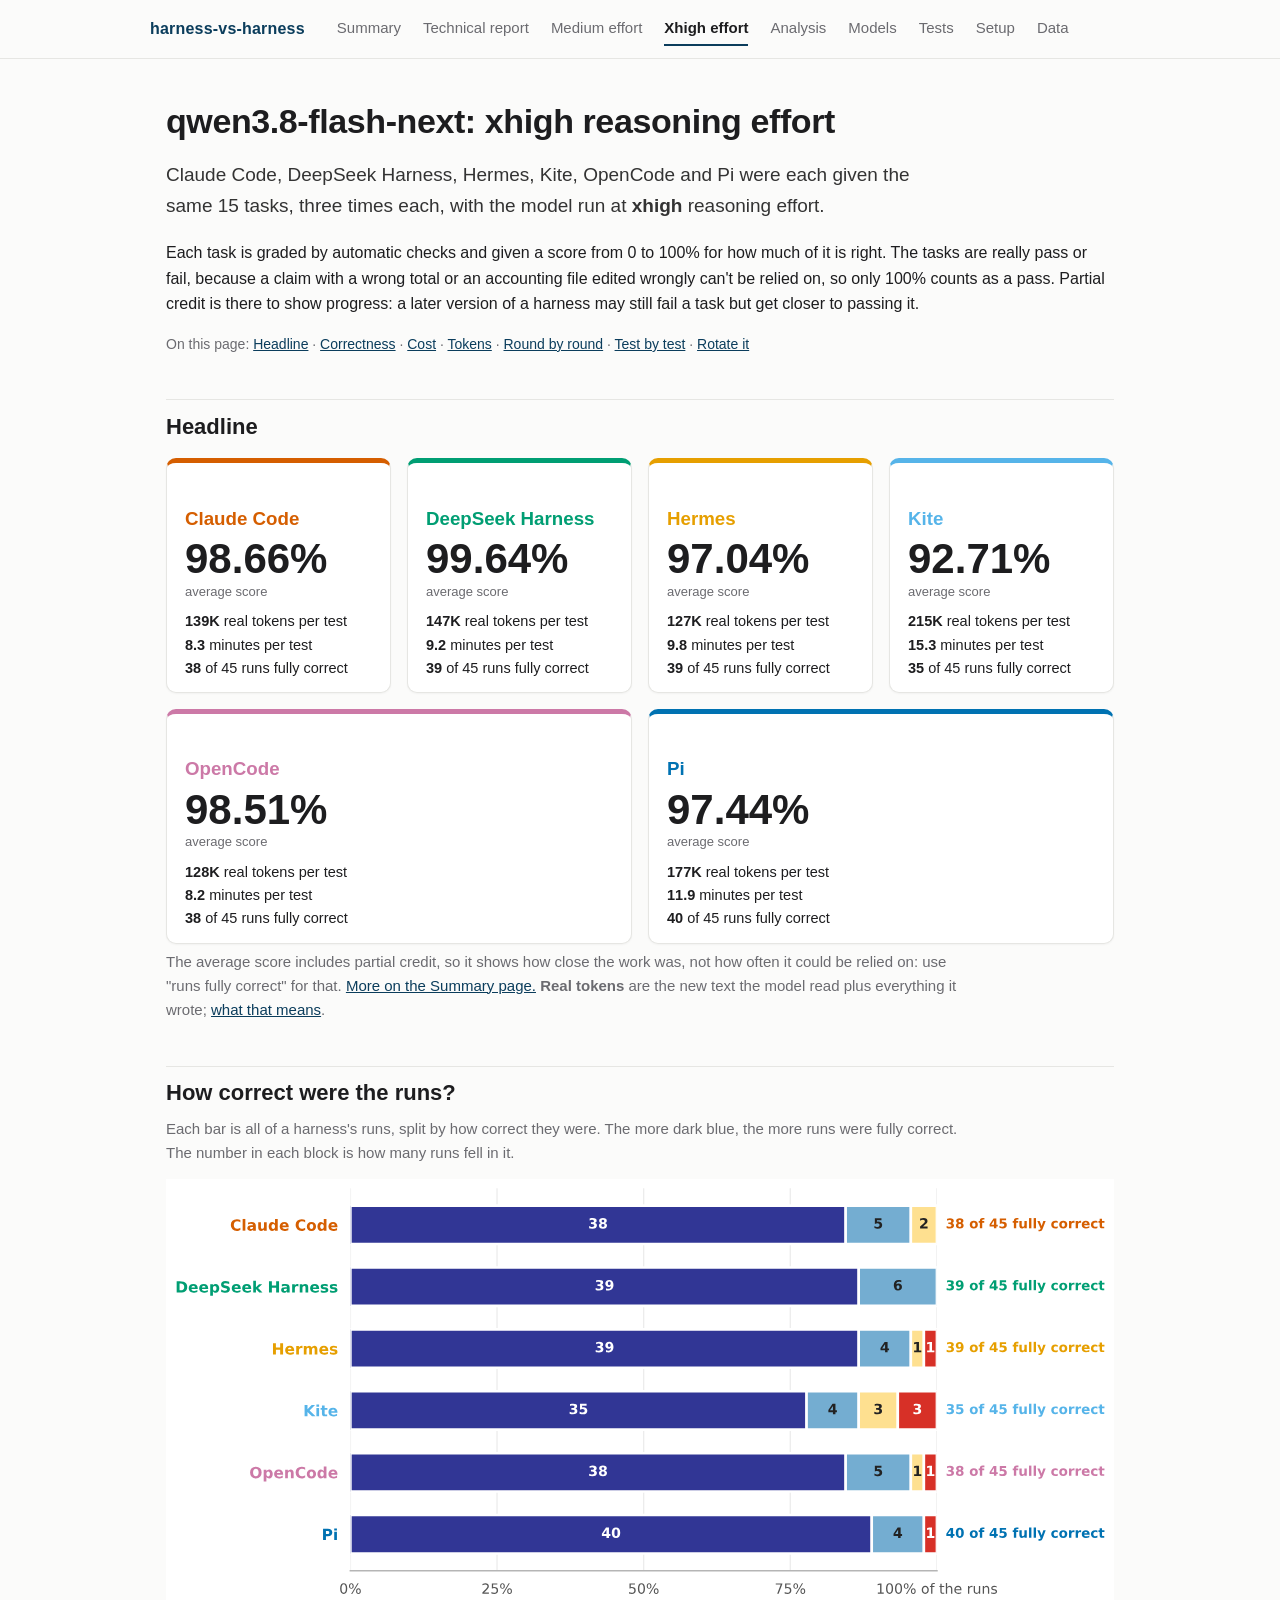
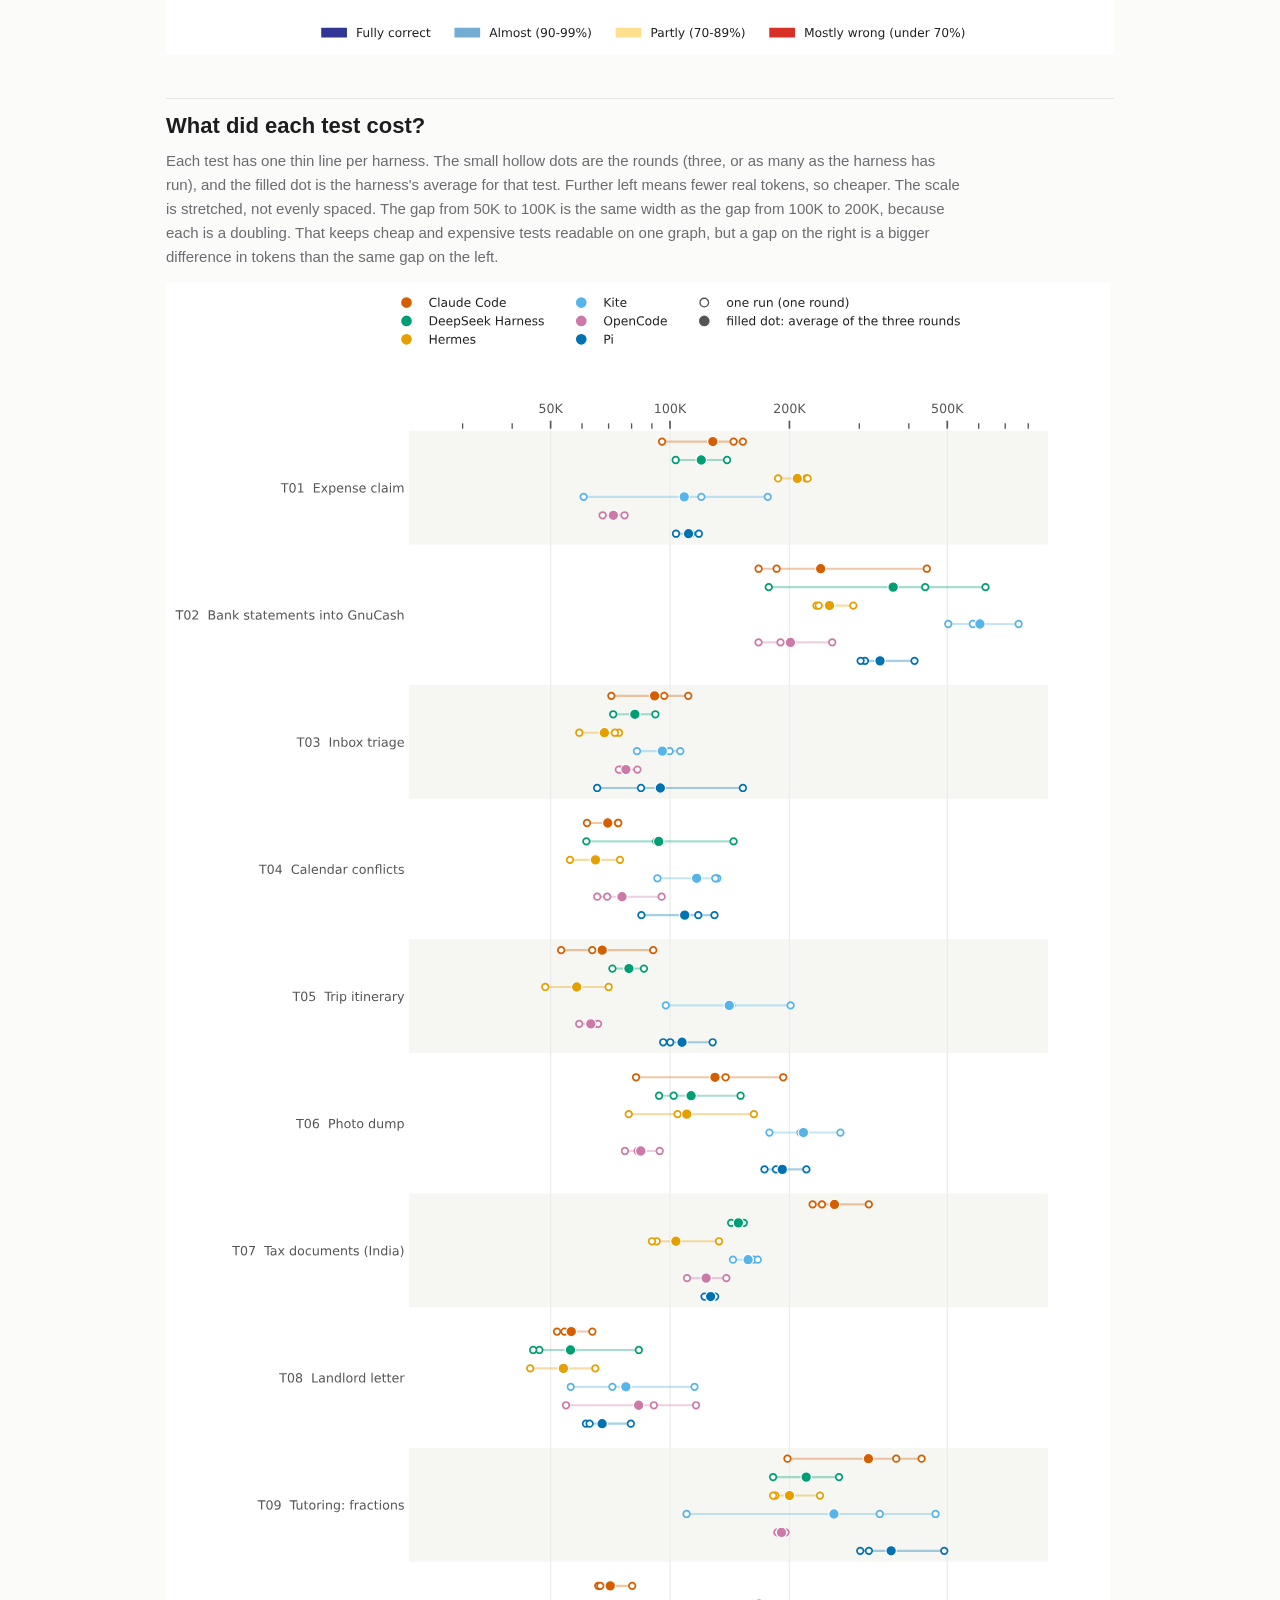
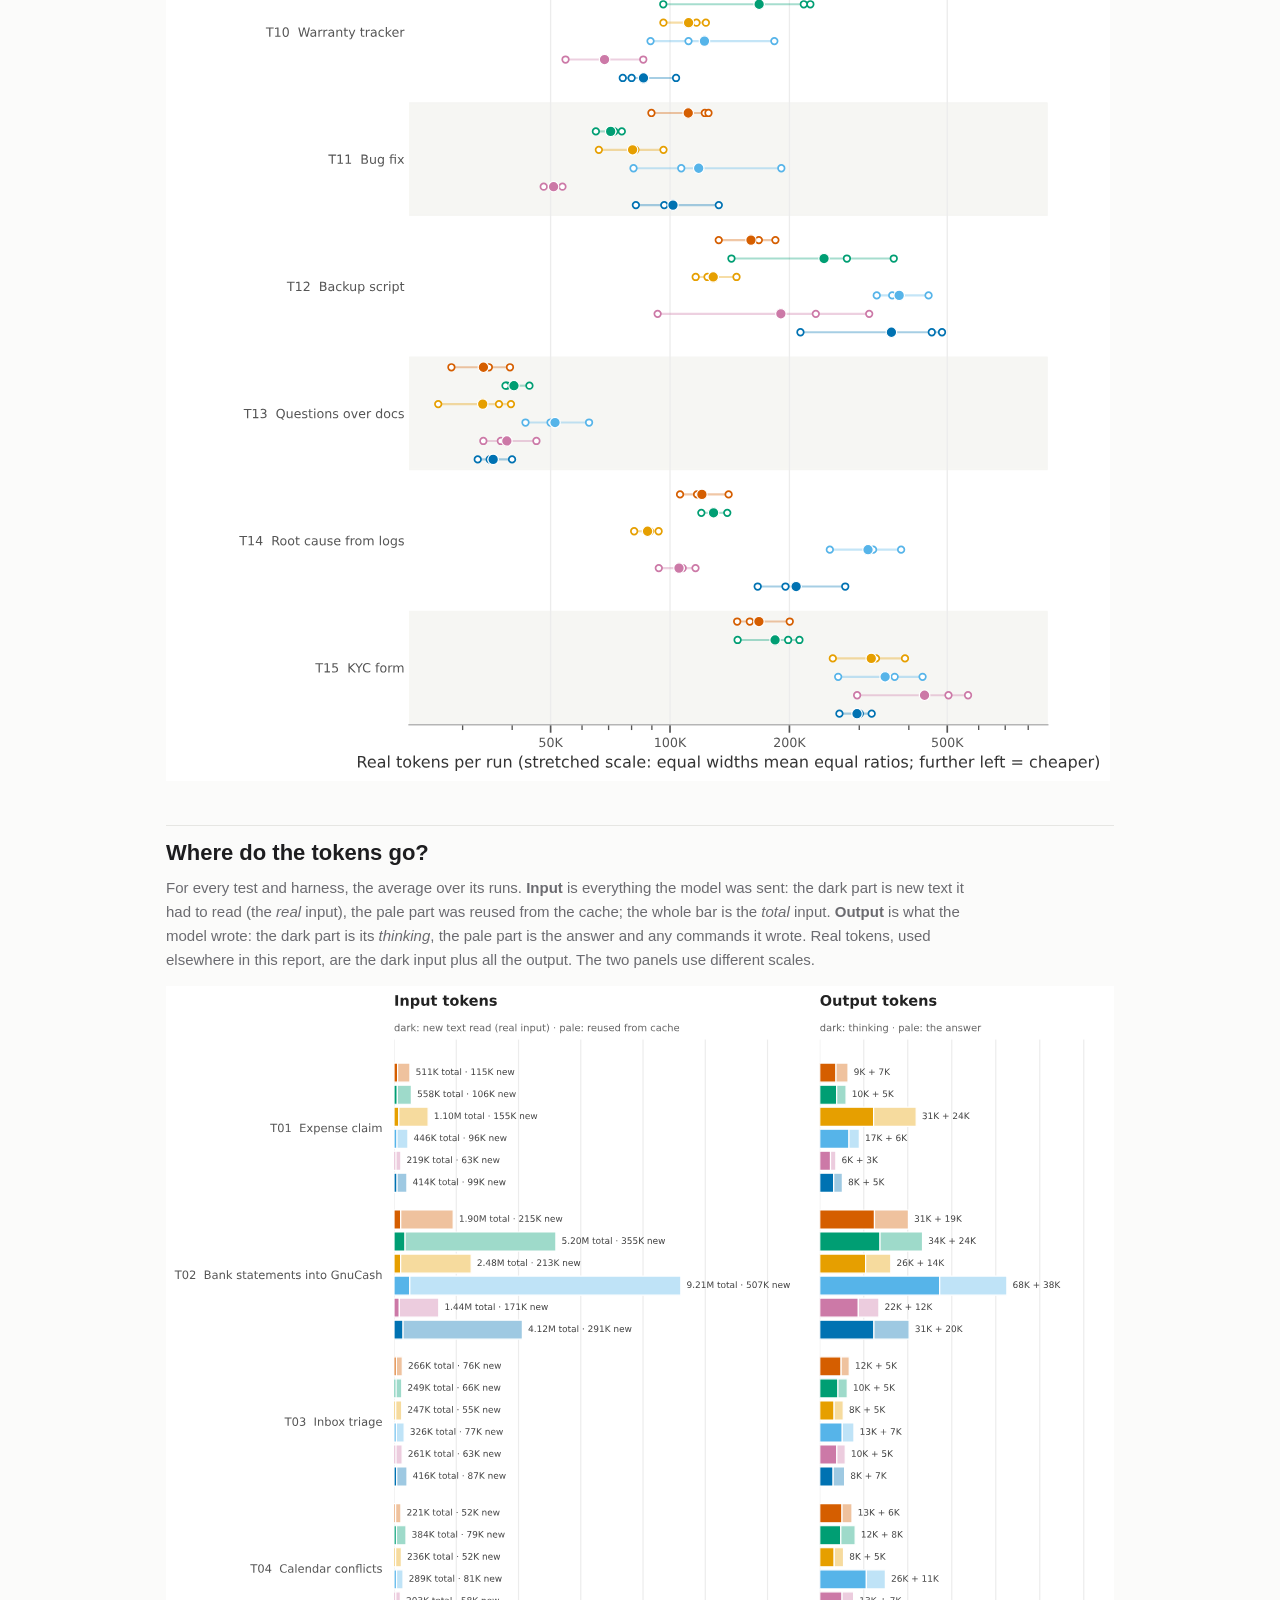
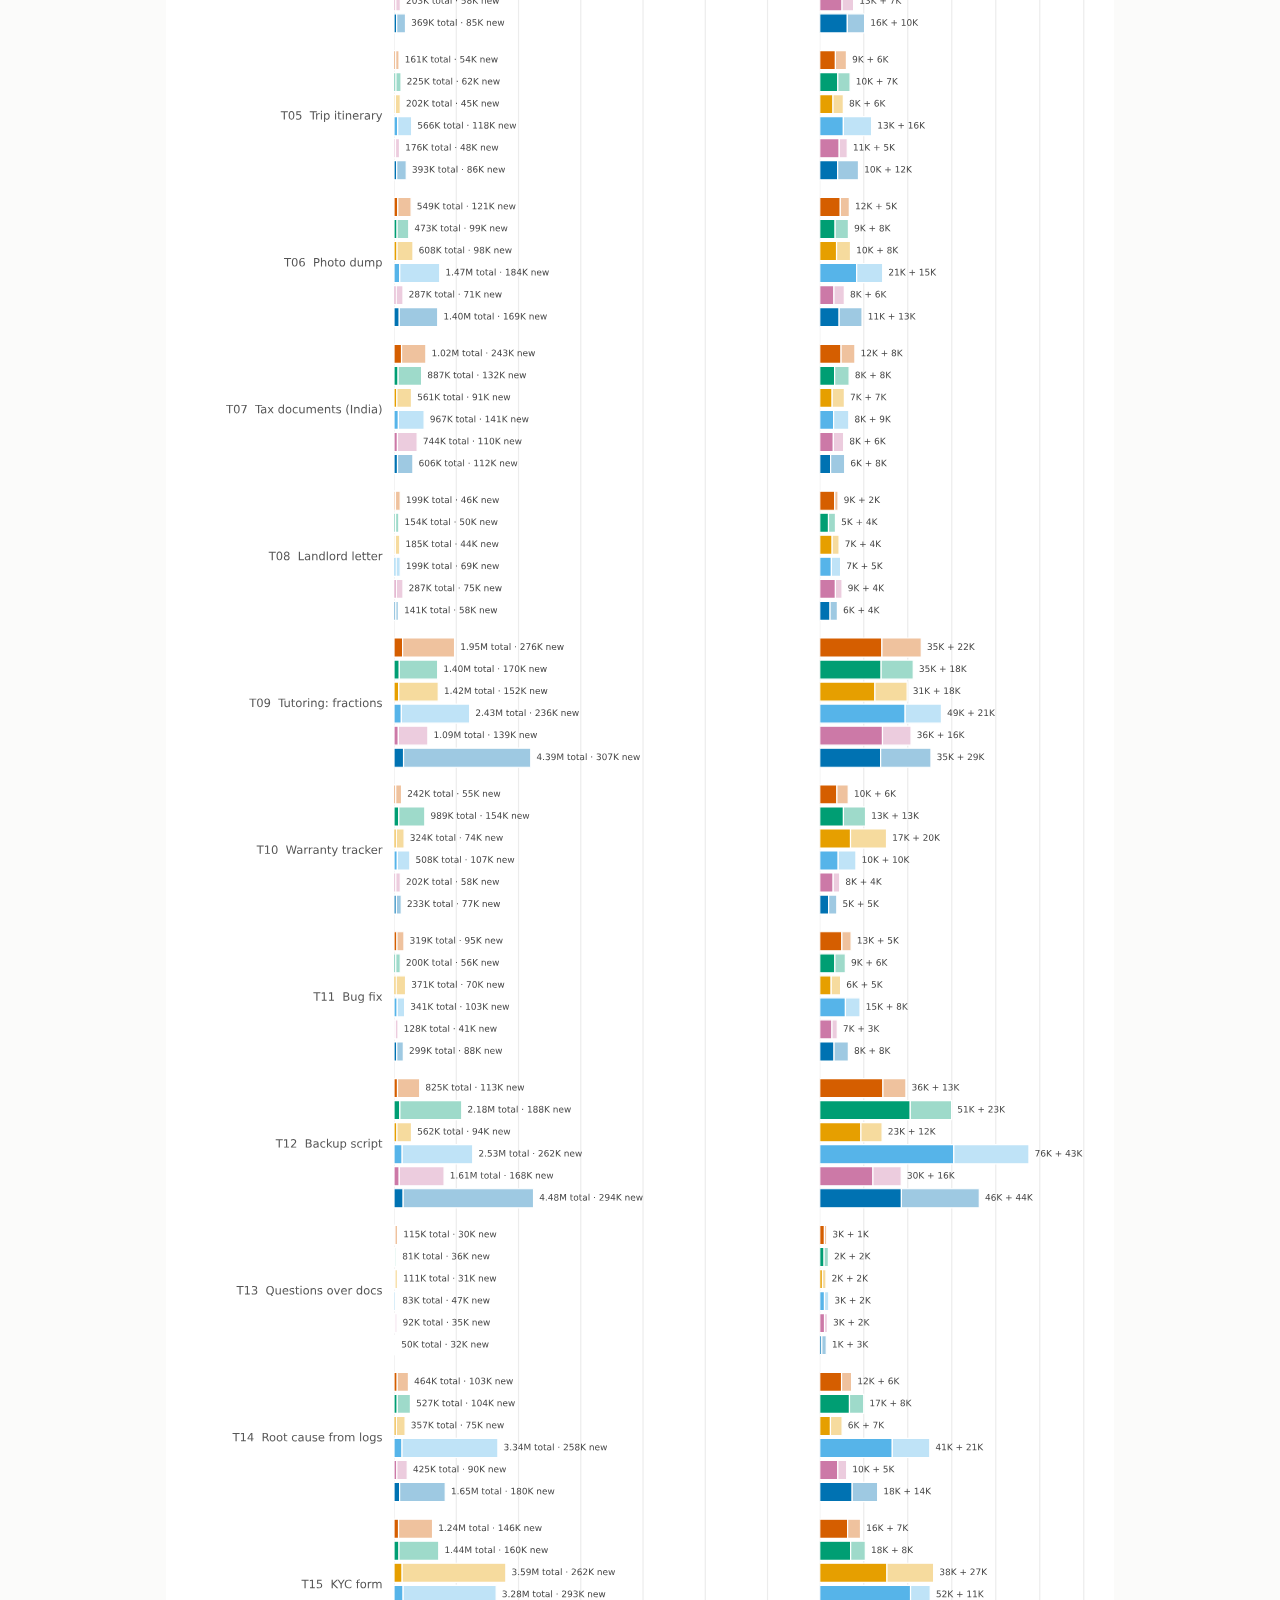
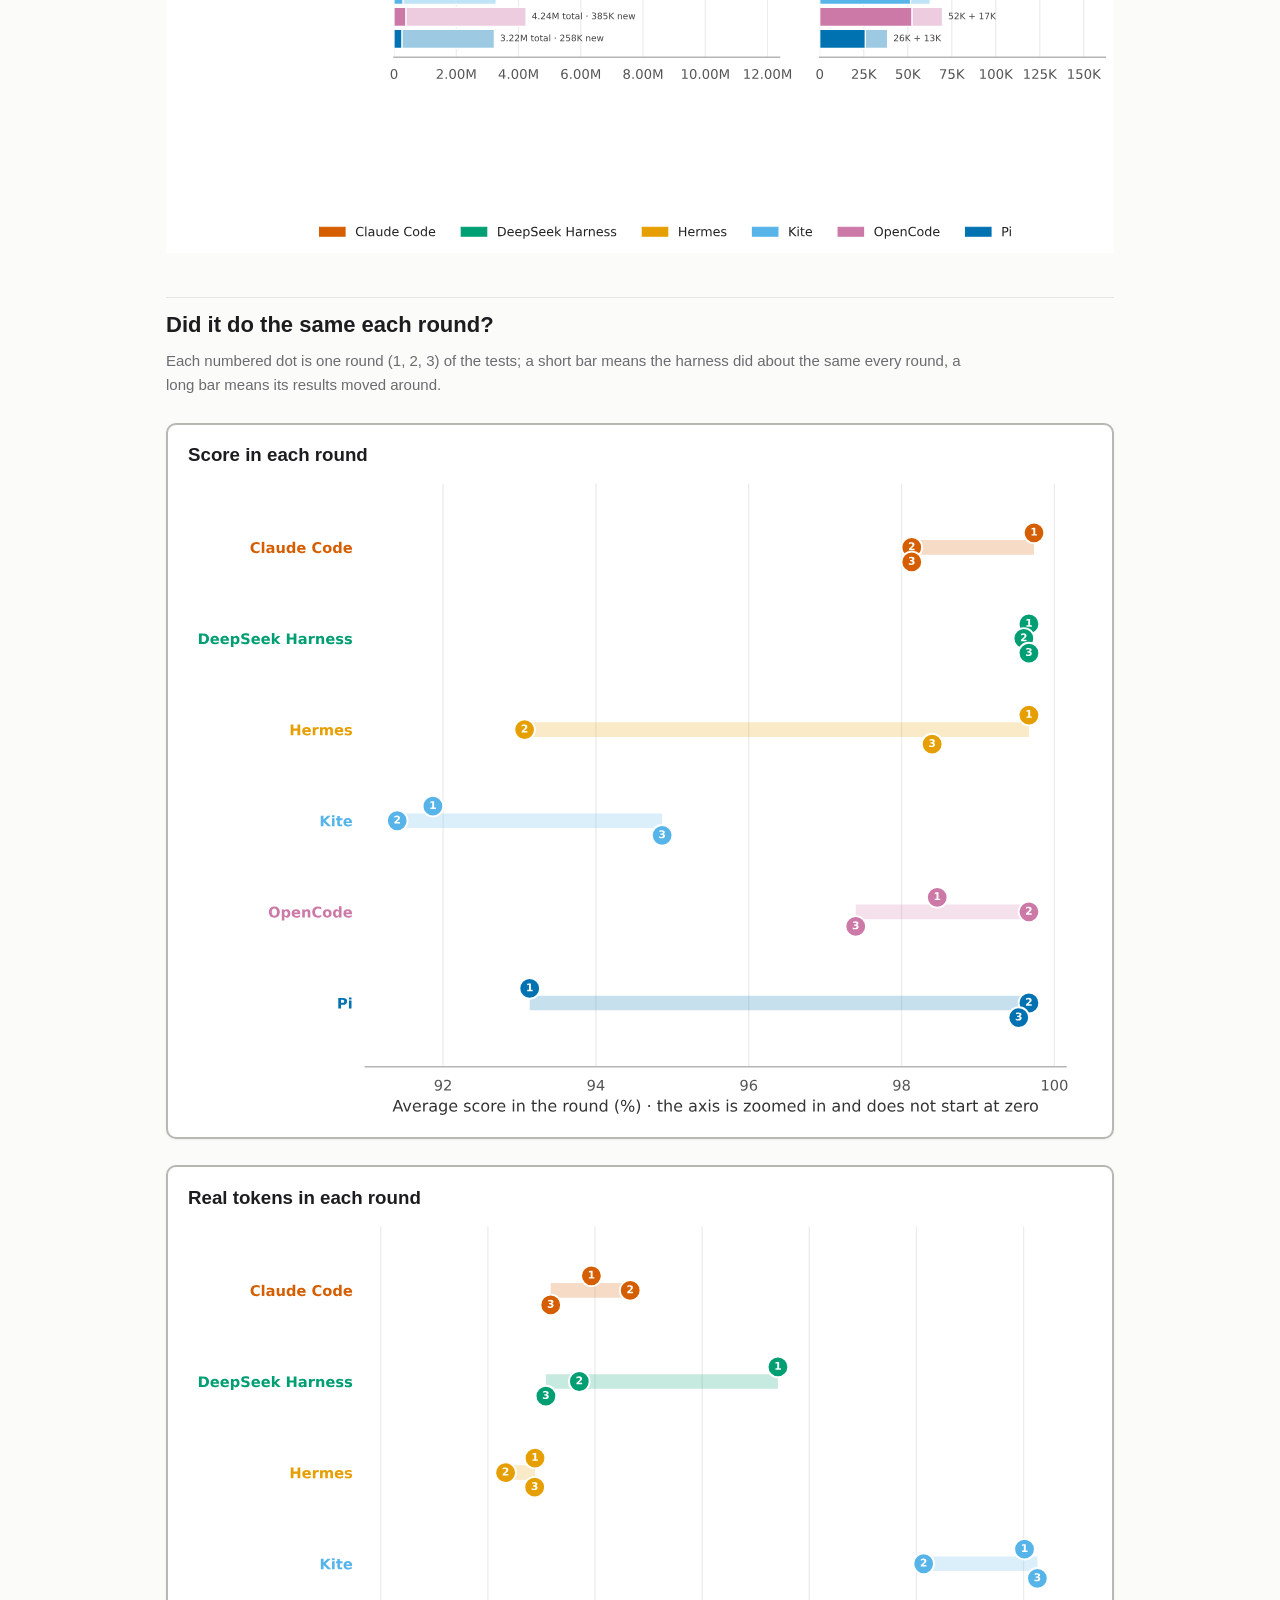
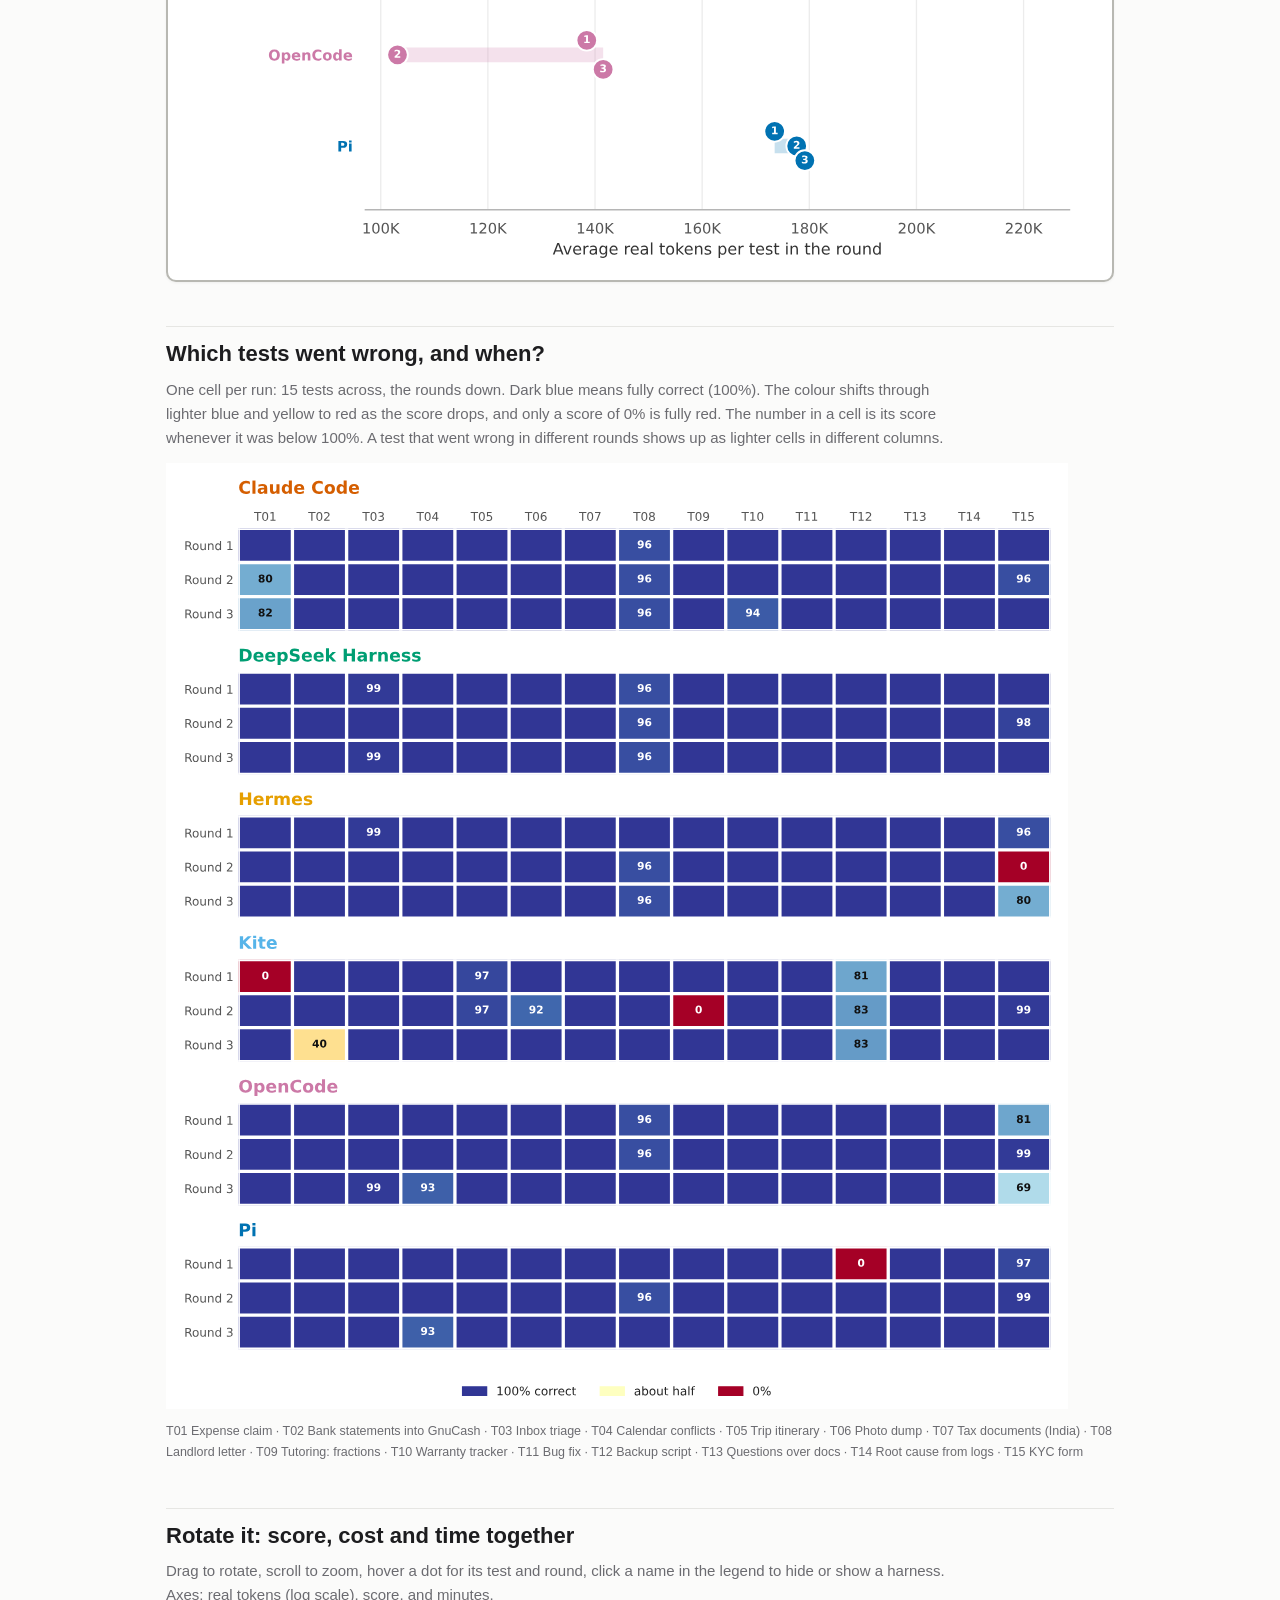
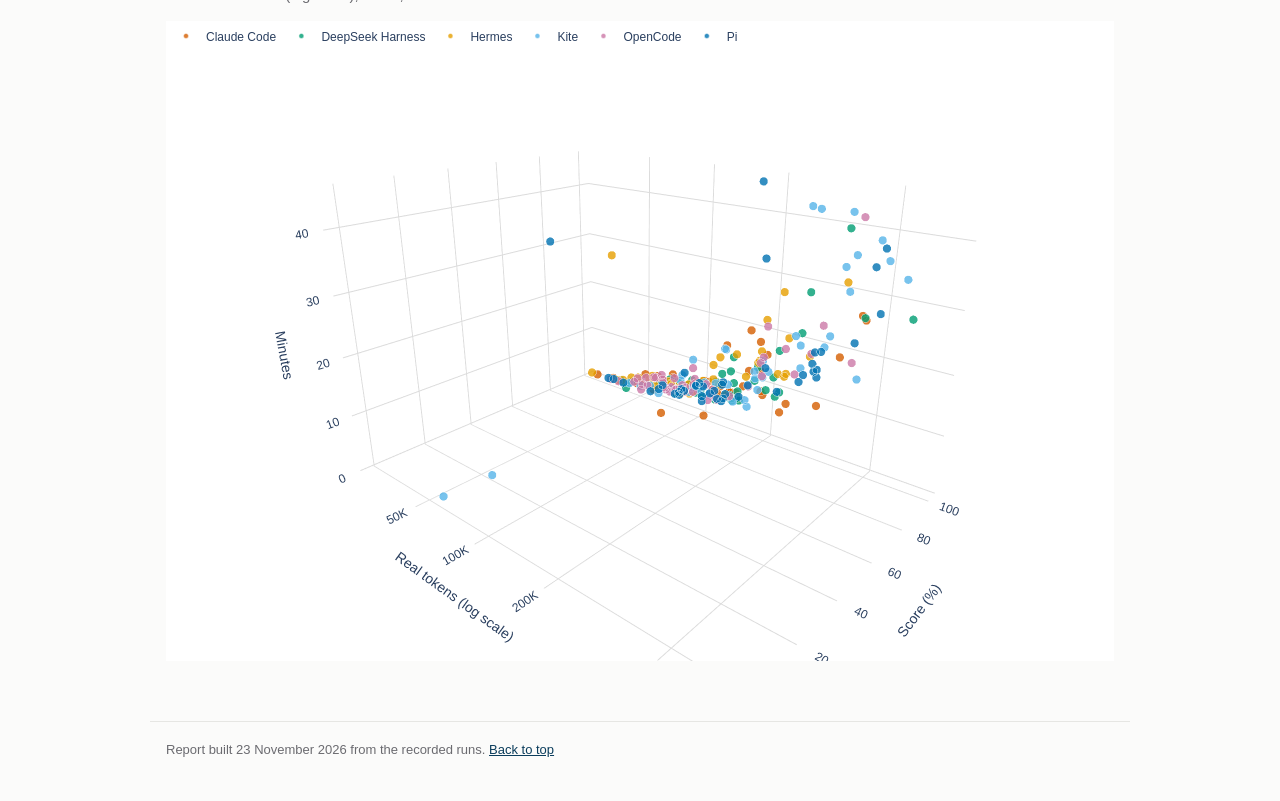
<file: qwen3-8-flash-next-xhigh.html>
<!doctype html><html lang="en"><head><meta charset="utf-8"><meta name="viewport" content="width=device-width,initial-scale=1"><title>qwen3.8-flash-next · xhigh effort</title><link rel="stylesheet" href="assets/style.css"><script src="assets/plotly.min.js"></script></head><body><nav><span class="brand">harness-vs-harness</span><a href="index.html">Summary</a><a href="report.html">Technical report</a><a href="qwen3-8-flash-next-medium.html">Medium effort</a><a href="qwen3-8-flash-next-xhigh.html" class=on>Xhigh effort</a><a href="analysis.html">Analysis</a><a href="models.html">Models</a><a href="tests.html">Tests</a><a href="setup.html">Setup</a><a href="data.html">Data</a></nav><main>
<h1 id="top">qwen3.8-flash-next: xhigh reasoning effort</h1>
<p class="lead">Claude Code, DeepSeek Harness, Hermes, Kite, OpenCode and Pi were each given the same 15 tasks, three times each, with the model run at <b>xhigh</b> reasoning effort.</p>
<p>Each task is graded by automatic checks and given a score from 0 to 100% for how much of it is right. The tasks are really pass or fail, because a claim with a wrong total or an accounting file edited wrongly can't be relied on, so only 100% counts as a pass. Partial credit is there to show progress: a later version of a harness may still fail a task but get closer to passing it.</p>

<p class="toc">On this page: <a href="#headline">Headline</a> · <a href="#correct">Correctness</a> · <a href="#cost">Cost</a> · <a href="#tokens">Tokens</a> · <a href="#rounds">Round by round</a> ·
<a href="#barcode">Test by test</a> · <a href="#rotate">Rotate it</a></p>
<h2 id="headline">Headline</h2><div class="cards"><div class="card" style="border-top:5px solid #D55E00"><h3 style="color:#D55E00">Claude Code</h3><div class="big">98.66%</div><div class="lab">average score</div><div class="row"><b>139K</b> real tokens per test</div><div class="row"><b>8.3</b> minutes per test</div><div class="row"><b>38</b> of 45 runs fully correct</div></div><div class="card" style="border-top:5px solid #009E73"><h3 style="color:#009E73">DeepSeek Harness</h3><div class="big">99.64%</div><div class="lab">average score</div><div class="row"><b>147K</b> real tokens per test</div><div class="row"><b>9.2</b> minutes per test</div><div class="row"><b>39</b> of 45 runs fully correct</div></div><div class="card" style="border-top:5px solid #E69F00"><h3 style="color:#E69F00">Hermes</h3><div class="big">97.04%</div><div class="lab">average score</div><div class="row"><b>127K</b> real tokens per test</div><div class="row"><b>9.8</b> minutes per test</div><div class="row"><b>39</b> of 45 runs fully correct</div></div><div class="card" style="border-top:5px solid #56B4E9"><h3 style="color:#56B4E9">Kite</h3><div class="big">92.71%</div><div class="lab">average score</div><div class="row"><b>215K</b> real tokens per test</div><div class="row"><b>15.3</b> minutes per test</div><div class="row"><b>35</b> of 45 runs fully correct</div></div><div class="card" style="border-top:5px solid #CC79A7"><h3 style="color:#CC79A7">OpenCode</h3><div class="big">98.51%</div><div class="lab">average score</div><div class="row"><b>128K</b> real tokens per test</div><div class="row"><b>8.2</b> minutes per test</div><div class="row"><b>38</b> of 45 runs fully correct</div></div><div class="card" style="border-top:5px solid #0072B2"><h3 style="color:#0072B2">Pi</h3><div class="big">97.44%</div><div class="lab">average score</div><div class="row"><b>177K</b> real tokens per test</div><div class="row"><b>11.9</b> minutes per test</div><div class="row"><b>40</b> of 45 runs fully correct</div></div></div>
<p class="how">The average score includes partial credit, so it shows how close the work was, not how often it could be relied on: use "runs fully correct" for that. <a href="index.html">More on the Summary page.</a> <b>Real tokens</b> are the new text the model read plus everything it wrote; <a href="index.html">what that means</a>.</p>
<h2 id="correct">How correct were the runs?</h2>
<p class="how">Each bar is all of a harness's runs, split by how correct they were. The more dark blue, the more runs were fully correct.
The number in each block is how many runs fell in it.</p>
<img src="assets/qwen3-8-flash-next-xhigh-quality.svg" alt="Share of runs by how correct they were">
<h2 id="cost">What did each test cost?</h2>
<p class="how">Each test has one thin line per harness. The small hollow dots are the rounds (three, or as many as the harness has run), and the filled dot is the harness's average for that test.
Further left means fewer real tokens, so cheaper. The scale is stretched, not evenly spaced. The gap from 50K to 100K is the same width as the gap from 100K to 200K, because each is a doubling. That keeps cheap and expensive tests readable on one graph, but a gap on the right is a bigger difference in tokens than the same gap on the left.</p>
<img src="assets/qwen3-8-flash-next-xhigh-cost.svg" alt="Real tokens per test for each harness">
<h2 id="tokens">Where do the tokens go?</h2>
<p class="how">For every test and harness, the average over its runs. <b>Input</b> is everything the model was sent: the dark part is new text it
had to read (the <i>real</i> input), the pale part was reused from the cache; the whole bar is the <i>total</i> input. <b>Output</b> is what the model wrote:
the dark part is its <i>thinking</i>, the pale part is the answer and any commands it wrote. Real tokens, used elsewhere in this report, are the dark input
plus all the output. The two panels use different scales.</p>
<img src="assets/qwen3-8-flash-next-xhigh-tokens.svg" alt="Input and output tokens for each test and harness">
<h2 id="rounds">Did it do the same each round?</h2>
<p class="how">Each numbered dot is one round (1, 2, 3) of the tests; a short bar means the harness did about the same every round,
a long bar means its results moved around.</p>
<div class="figcard"><h3>Score in each round</h3><img src="assets/qwen3-8-flash-next-xhigh-rounds-score.svg" alt="Average score in each round"></div>
<div class="figcard"><h3>Real tokens in each round</h3><img src="assets/qwen3-8-flash-next-xhigh-rounds-tokens.svg" alt="Average real tokens per test in each round"></div>
<h2 id="barcode">Which tests went wrong, and when?</h2>
<p class="how">One cell per run: 15 tests across, the rounds down. Dark blue means fully correct (100%). The colour shifts through lighter blue and
yellow to red as the score drops, and only a score of 0% is fully red. The number in a cell is its score whenever it was below 100%. A test that went
wrong in different rounds shows up as lighter cells in different columns.</p>
<img src="assets/qwen3-8-flash-next-xhigh-barcode.svg" alt="Score for every test and round">
<p class="keys">T01 Expense claim · T02 Bank statements into GnuCash · T03 Inbox triage · T04 Calendar conflicts · T05 Trip itinerary · T06 Photo dump · T07 Tax documents (India) · T08 Landlord letter · T09 Tutoring: fractions · T10 Warranty tracker · T11 Bug fix · T12 Backup script · T13 Questions over docs · T14 Root cause from logs · T15 KYC form</p>

<h2 id="rotate">Rotate it: score, cost and time together</h2>
<p class="how">Drag to rotate, scroll to zoom, hover a dot for its test and round, click a name in the legend to hide or show a harness.
Axes: real tokens (log scale), score, and minutes.</p>
<div style="height:640px; width:100%;">                            <div id="plot3d" class="plotly-graph-div" style="height:100%; width:100%;"></div>            <script>                window.PLOTLYENV=window.PLOTLYENV || {};                                if (document.getElementById("plot3d")) {                    Plotly.newPlot(                        "plot3d",                        [{"hoverinfo":"text","marker":{"color":"#D55E00","line":{"color":"white","width":0.5},"opacity":0.8,"size":5},"mode":"markers","name":"Claude Code","text":["\u003cb\u003eClaude Code\u003c\u002fb\u003e\u003cbr\u003eT01 Expense claim\u003cbr\u003eround 1\u003cbr\u003escore 100%\u003cbr\u003e153K real tokens\u003cbr\u003e6.2 min","\u003cb\u003eClaude Code\u003c\u002fb\u003e\u003cbr\u003eT01 Expense claim\u003cbr\u003eround 2\u003cbr\u003escore 80%\u003cbr\u003e95K real tokens\u003cbr\u003e4.1 min","\u003cb\u003eClaude Code\u003c\u002fb\u003e\u003cbr\u003eT01 Expense claim\u003cbr\u003eround 3\u003cbr\u003escore 82%\u003cbr\u003e145K real tokens\u003cbr\u003e6.0 min","\u003cb\u003eClaude Code\u003c\u002fb\u003e\u003cbr\u003eT02 Bank statements into GnuCash\u003cbr\u003eround 1\u003cbr\u003escore 100%\u003cbr\u003e167K real tokens\u003cbr\u003e12.2 min","\u003cb\u003eClaude Code\u003c\u002fb\u003e\u003cbr\u003eT02 Bank statements into GnuCash\u003cbr\u003eround 2\u003cbr\u003escore 100%\u003cbr\u003e444K real tokens\u003cbr\u003e26.2 min","\u003cb\u003eClaude Code\u003c\u002fb\u003e\u003cbr\u003eT02 Bank statements into GnuCash\u003cbr\u003eround 3\u003cbr\u003escore 100%\u003cbr\u003e186K real tokens\u003cbr\u003e13.0 min","\u003cb\u003eClaude Code\u003c\u002fb\u003e\u003cbr\u003eT03 Inbox triage\u003cbr\u003eround 1\u003cbr\u003escore 100%\u003cbr\u003e111K real tokens\u003cbr\u003e7.7 min","\u003cb\u003eClaude Code\u003c\u002fb\u003e\u003cbr\u003eT03 Inbox triage\u003cbr\u003eround 2\u003cbr\u003escore 100%\u003cbr\u003e97K real tokens\u003cbr\u003e5.1 min","\u003cb\u003eClaude Code\u003c\u002fb\u003e\u003cbr\u003eT03 Inbox triage\u003cbr\u003eround 3\u003cbr\u003escore 100%\u003cbr\u003e71K real tokens\u003cbr\u003e5.1 min","\u003cb\u003eClaude Code\u003c\u002fb\u003e\u003cbr\u003eT04 Calendar conflicts\u003cbr\u003eround 1\u003cbr\u003escore 100%\u003cbr\u003e74K real tokens\u003cbr\u003e6.8 min","\u003cb\u003eClaude Code\u003c\u002fb\u003e\u003cbr\u003eT04 Calendar conflicts\u003cbr\u003eround 2\u003cbr\u003escore 100%\u003cbr\u003e74K real tokens\u003cbr\u003e6.1 min","\u003cb\u003eClaude Code\u003c\u002fb\u003e\u003cbr\u003eT04 Calendar conflicts\u003cbr\u003eround 3\u003cbr\u003escore 100%\u003cbr\u003e62K real tokens\u003cbr\u003e5.4 min","\u003cb\u003eClaude Code\u003c\u002fb\u003e\u003cbr\u003eT05 Trip itinerary\u003cbr\u003eround 1\u003cbr\u003escore 100%\u003cbr\u003e64K real tokens\u003cbr\u003e4.3 min","\u003cb\u003eClaude Code\u003c\u002fb\u003e\u003cbr\u003eT05 Trip itinerary\u003cbr\u003eround 2\u003cbr\u003escore 100%\u003cbr\u003e53K real tokens\u003cbr\u003e4.9 min","\u003cb\u003eClaude Code\u003c\u002fb\u003e\u003cbr\u003eT05 Trip itinerary\u003cbr\u003eround 3\u003cbr\u003escore 100%\u003cbr\u003e91K real tokens\u003cbr\u003e5.7 min","\u003cb\u003eClaude Code\u003c\u002fb\u003e\u003cbr\u003eT06 Photo dump\u003cbr\u003eround 1\u003cbr\u003escore 100%\u003cbr\u003e193K real tokens\u003cbr\u003e8.5 min","\u003cb\u003eClaude Code\u003c\u002fb\u003e\u003cbr\u003eT06 Photo dump\u003cbr\u003eround 2\u003cbr\u003escore 100%\u003cbr\u003e138K real tokens\u003cbr\u003e7.0 min","\u003cb\u003eClaude Code\u003c\u002fb\u003e\u003cbr\u003eT06 Photo dump\u003cbr\u003eround 3\u003cbr\u003escore 100%\u003cbr\u003e82K real tokens\u003cbr\u003e4.9 min","\u003cb\u003eClaude Code\u003c\u002fb\u003e\u003cbr\u003eT07 Tax documents (India)\u003cbr\u003eround 1\u003cbr\u003escore 100%\u003cbr\u003e229K real tokens\u003cbr\u003e6.3 min","\u003cb\u003eClaude Code\u003c\u002fb\u003e\u003cbr\u003eT07 Tax documents (India)\u003cbr\u003eround 2\u003cbr\u003escore 100%\u003cbr\u003e317K real tokens\u003cbr\u003e9.6 min","\u003cb\u003eClaude Code\u003c\u002fb\u003e\u003cbr\u003eT07 Tax documents (India)\u003cbr\u003eround 3\u003cbr\u003escore 100%\u003cbr\u003e242K real tokens\u003cbr\u003e8.2 min","\u003cb\u003eClaude Code\u003c\u002fb\u003e\u003cbr\u003eT08 Landlord letter\u003cbr\u003eround 1\u003cbr\u003escore 96%\u003cbr\u003e64K real tokens\u003cbr\u003e3.4 min","\u003cb\u003eClaude Code\u003c\u002fb\u003e\u003cbr\u003eT08 Landlord letter\u003cbr\u003eround 2\u003cbr\u003escore 96%\u003cbr\u003e52K real tokens\u003cbr\u003e3.5 min","\u003cb\u003eClaude Code\u003c\u002fb\u003e\u003cbr\u003eT08 Landlord letter\u003cbr\u003eround 3\u003cbr\u003escore 96%\u003cbr\u003e54K real tokens\u003cbr\u003e3.4 min","\u003cb\u003eClaude Code\u003c\u002fb\u003e\u003cbr\u003eT09 Tutoring: fractions\u003cbr\u003eround 1\u003cbr\u003escore 100%\u003cbr\u003e431K real tokens\u003cbr\u003e26.8 min","\u003cb\u003eClaude Code\u003c\u002fb\u003e\u003cbr\u003eT09 Tutoring: fractions\u003cbr\u003eround 2\u003cbr\u003escore 100%\u003cbr\u003e198K real tokens\u003cbr\u003e16.2 min","\u003cb\u003eClaude Code\u003c\u002fb\u003e\u003cbr\u003eT09 Tutoring: fractions\u003cbr\u003eround 3\u003cbr\u003escore 100%\u003cbr\u003e372K real tokens\u003cbr\u003e19.2 min","\u003cb\u003eClaude Code\u003c\u002fb\u003e\u003cbr\u003eT10 Warranty tracker\u003cbr\u003eround 1\u003cbr\u003escore 100%\u003cbr\u003e66K real tokens\u003cbr\u003e3.9 min","\u003cb\u003eClaude Code\u003c\u002fb\u003e\u003cbr\u003eT10 Warranty tracker\u003cbr\u003eround 2\u003cbr\u003escore 100%\u003cbr\u003e67K real tokens\u003cbr\u003e3.9 min","\u003cb\u003eClaude Code\u003c\u002fb\u003e\u003cbr\u003eT10 Warranty tracker\u003cbr\u003eround 3\u003cbr\u003escore 94%\u003cbr\u003e80K real tokens\u003cbr\u003e6.7 min","\u003cb\u003eClaude Code\u003c\u002fb\u003e\u003cbr\u003eT11 Bug fix\u003cbr\u003eround 1\u003cbr\u003escore 100%\u003cbr\u003e90K real tokens\u003cbr\u003e5.7 min","\u003cb\u003eClaude Code\u003c\u002fb\u003e\u003cbr\u003eT11 Bug fix\u003cbr\u003eround 2\u003cbr\u003escore 100%\u003cbr\u003e122K real tokens\u003cbr\u003e5.9 min","\u003cb\u003eClaude Code\u003c\u002fb\u003e\u003cbr\u003eT11 Bug fix\u003cbr\u003eround 3\u003cbr\u003escore 100%\u003cbr\u003e125K real tokens\u003cbr\u003e7.4 min","\u003cb\u003eClaude Code\u003c\u002fb\u003e\u003cbr\u003eT12 Backup script\u003cbr\u003eround 1\u003cbr\u003escore 100%\u003cbr\u003e167K real tokens\u003cbr\u003e19.8 min","\u003cb\u003eClaude Code\u003c\u002fb\u003e\u003cbr\u003eT12 Backup script\u003cbr\u003eround 2\u003cbr\u003escore 100%\u003cbr\u003e184K real tokens\u003cbr\u003e18.2 min","\u003cb\u003eClaude Code\u003c\u002fb\u003e\u003cbr\u003eT12 Backup script\u003cbr\u003eround 3\u003cbr\u003escore 100%\u003cbr\u003e133K real tokens\u003cbr\u003e15.8 min","\u003cb\u003eClaude Code\u003c\u002fb\u003e\u003cbr\u003eT13 Questions over docs\u003cbr\u003eround 1\u003cbr\u003escore 100%\u003cbr\u003e28K real tokens\u003cbr\u003e1.1 min","\u003cb\u003eClaude Code\u003c\u002fb\u003e\u003cbr\u003eT13 Questions over docs\u003cbr\u003eround 2\u003cbr\u003escore 100%\u003cbr\u003e39K real tokens\u003cbr\u003e1.6 min","\u003cb\u003eClaude Code\u003c\u002fb\u003e\u003cbr\u003eT13 Questions over docs\u003cbr\u003eround 3\u003cbr\u003escore 100%\u003cbr\u003e35K real tokens\u003cbr\u003e1.6 min","\u003cb\u003eClaude Code\u003c\u002fb\u003e\u003cbr\u003eT14 Root cause from logs\u003cbr\u003eround 1\u003cbr\u003escore 100%\u003cbr\u003e106K real tokens\u003cbr\u003e7.6 min","\u003cb\u003eClaude Code\u003c\u002fb\u003e\u003cbr\u003eT14 Root cause from logs\u003cbr\u003eround 2\u003cbr\u003escore 100%\u003cbr\u003e117K real tokens\u003cbr\u003e6.7 min","\u003cb\u003eClaude Code\u003c\u002fb\u003e\u003cbr\u003eT14 Root cause from logs\u003cbr\u003eround 3\u003cbr\u003escore 100%\u003cbr\u003e141K real tokens\u003cbr\u003e7.0 min","\u003cb\u003eClaude Code\u003c\u002fb\u003e\u003cbr\u003eT15 KYC form\u003cbr\u003eround 1\u003cbr\u003escore 100%\u003cbr\u003e148K real tokens\u003cbr\u003e7.2 min","\u003cb\u003eClaude Code\u003c\u002fb\u003e\u003cbr\u003eT15 KYC form\u003cbr\u003eround 2\u003cbr\u003escore 96%\u003cbr\u003e200K real tokens\u003cbr\u003e10.1 min","\u003cb\u003eClaude Code\u003c\u002fb\u003e\u003cbr\u003eT15 KYC form\u003cbr\u003eround 3\u003cbr\u003escore 100%\u003cbr\u003e159K real tokens\u003cbr\u003e9.0 min"],"x":{"dtype":"i4","bdata":"MVQCAPh0AQDuNAIAOo0CAJ\u002fGBgAn1QIAObIBAK15AQDdFQEA6SABACEhAQA08QAAs\u002fgAAJzPAABNYgEAk\u002fECAG8bAgC7QAEA4H0DAIbWBADXrwMA2fgAAK7KAACw0wAA5ZIGAEwEAwBbrAUAkAEBAJgEAQCqOQEAqF4BABneAQBS6AEALY4CACjQAgBNBgIAzW0AAEGaAAB4iAAAC54BAP7IAQDhJAIA30ACALcOAwDYbAIA"},"y":{"dtype":"i1","bdata":"ZFBSZGRkZGRkZGRkZGRkZGRkZGRkYGBgZGRkZGReZGRkZGRkZGRkZGRkZGBk"},"z":{"dtype":"f8","bdata":"20CnDXTaGEDbQKcNdFoQQFyPwvUo3BdA9Shcj8J1KEApXI\u002fC9Sg6QDCW\u002fGLJ7ylA0GkDnTbQHkBSuB6F61EUQO\[base64]\u002fhpAexSuR+H6FkC8u7u7u7sXQLkehetRuB1A5BdLfrHEM0ApXI\u002fC9SgyQJ020GkDnS9AKVyPwvUo8j8RERERERH5P7y7u7u7u\u002fk\u002f6bSBThtoHkAzMzMzM7MaQBdLfrHkFxxAWfKLJb\u002fYHED6xZJfLDkkQHd3d3d39yFA"},"type":"scatter3d"},{"hoverinfo":"text","marker":{"color":"#009E73","line":{"color":"white","width":0.5},"opacity":0.8,"size":5},"mode":"markers","name":"DeepSeek Harness","text":["\u003cb\u003eDeepSeek Harness\u003c\u002fb\u003e\u003cbr\u003eT01 Expense claim\u003cbr\u003eround 1\u003cbr\u003escore 100%\u003cbr\u003e103K real tokens\u003cbr\u003e4.4 min","\u003cb\u003eDeepSeek Harness\u003c\u002fb\u003e\u003cbr\u003eT01 Expense claim\u003cbr\u003eround 2\u003cbr\u003escore 100%\u003cbr\u003e120K real tokens\u003cbr\u003e4.6 min","\u003cb\u003eDeepSeek Harness\u003c\u002fb\u003e\u003cbr\u003eT01 Expense claim\u003cbr\u003eround 3\u003cbr\u003escore 100%\u003cbr\u003e139K real tokens\u003cbr\u003e6.4 min","\u003cb\u003eDeepSeek Harness\u003c\u002fb\u003e\u003cbr\u003eT02 Bank statements into GnuCash\u003cbr\u003eround 1\u003cbr\u003escore 100%\u003cbr\u003e624K real tokens\u003cbr\u003e27.9 min","\u003cb\u003eDeepSeek Harness\u003c\u002fb\u003e\u003cbr\u003eT02 Bank statements into GnuCash\u003cbr\u003eround 2\u003cbr\u003escore 100%\u003cbr\u003e440K real tokens\u003cbr\u003e26.5 min","\u003cb\u003eDeepSeek Harness\u003c\u002fb\u003e\u003cbr\u003eT02 Bank statements into GnuCash\u003cbr\u003eround 3\u003cbr\u003escore 100%\u003cbr\u003e177K real tokens\u003cbr\u003e10.7 min","\u003cb\u003eDeepSeek Harness\u003c\u002fb\u003e\u003cbr\u003eT03 Inbox triage\u003cbr\u003eround 1\u003cbr\u003escore 99%\u003cbr\u003e92K real tokens\u003cbr\u003e6.4 min","\u003cb\u003eDeepSeek Harness\u003c\u002fb\u003e\u003cbr\u003eT03 Inbox triage\u003cbr\u003eround 2\u003cbr\u003escore 100%\u003cbr\u003e82K real tokens\u003cbr\u003e5.1 min","\u003cb\u003eDeepSeek Harness\u003c\u002fb\u003e\u003cbr\u003eT03 Inbox triage\u003cbr\u003eround 3\u003cbr\u003escore 99%\u003cbr\u003e72K real tokens\u003cbr\u003e4.9 min","\u003cb\u003eDeepSeek Harness\u003c\u002fb\u003e\u003cbr\u003eT04 Calendar conflicts\u003cbr\u003eround 1\u003cbr\u003escore 100%\u003cbr\u003e145K real tokens\u003cbr\u003e9.0 min","\u003cb\u003eDeepSeek Harness\u003c\u002fb\u003e\u003cbr\u003eT04 Calendar conflicts\u003cbr\u003eround 2\u003cbr\u003escore 100%\u003cbr\u003e62K real tokens\u003cbr\u003e4.4 min","\u003cb\u003eDeepSeek Harness\u003c\u002fb\u003e\u003cbr\u003eT04 Calendar conflicts\u003cbr\u003eround 3\u003cbr\u003escore 100%\u003cbr\u003e92K real tokens\u003cbr\u003e6.9 min","\u003cb\u003eDeepSeek Harness\u003c\u002fb\u003e\u003cbr\u003eT05 Trip itinerary\u003cbr\u003eround 1\u003cbr\u003escore 100%\u003cbr\u003e79K real tokens\u003cbr\u003e5.8 min","\u003cb\u003eDeepSeek Harness\u003c\u002fb\u003e\u003cbr\u003eT05 Trip itinerary\u003cbr\u003eround 2\u003cbr\u003escore 100%\u003cbr\u003e86K real tokens\u003cbr\u003e5.0 min","\u003cb\u003eDeepSeek Harness\u003c\u002fb\u003e\u003cbr\u003eT05 Trip itinerary\u003cbr\u003eround 3\u003cbr\u003escore 100%\u003cbr\u003e72K real tokens\u003cbr\u003e5.5 min","\u003cb\u003eDeepSeek Harness\u003c\u002fb\u003e\u003cbr\u003eT06 Photo dump\u003cbr\u003eround 1\u003cbr\u003escore 100%\u003cbr\u003e94K real tokens\u003cbr\u003e5.9 min","\u003cb\u003eDeepSeek Harness\u003c\u002fb\u003e\u003cbr\u003eT06 Photo dump\u003cbr\u003eround 2\u003cbr\u003escore 100%\u003cbr\u003e102K real tokens\u003cbr\u003e5.7 min","\u003cb\u003eDeepSeek Harness\u003c\u002fb\u003e\u003cbr\u003eT06 Photo dump\u003cbr\u003eround 3\u003cbr\u003escore 100%\u003cbr\u003e151K real tokens\u003cbr\u003e7.6 min","\u003cb\u003eDeepSeek Harness\u003c\u002fb\u003e\u003cbr\u003eT07 Tax documents (India)\u003cbr\u003eround 1\u003cbr\u003escore 100%\u003cbr\u003e143K real tokens\u003cbr\u003e5.5 min","\u003cb\u003eDeepSeek Harness\u003c\u002fb\u003e\u003cbr\u003eT07 Tax documents (India)\u003cbr\u003eround 2\u003cbr\u003escore 100%\u003cbr\u003e153K real tokens\u003cbr\u003e6.0 min","\u003cb\u003eDeepSeek Harness\u003c\u002fb\u003e\u003cbr\u003eT07 Tax documents (India)\u003cbr\u003eround 3\u003cbr\u003escore 100%\u003cbr\u003e150K real tokens\u003cbr\u003e6.2 min","\u003cb\u003eDeepSeek Harness\u003c\u002fb\u003e\u003cbr\u003eT08 Landlord letter\u003cbr\u003eround 1\u003cbr\u003escore 96%\u003cbr\u003e83K real tokens\u003cbr\u003e4.3 min","\u003cb\u003eDeepSeek Harness\u003c\u002fb\u003e\u003cbr\u003eT08 Landlord letter\u003cbr\u003eround 2\u003cbr\u003escore 96%\u003cbr\u003e47K real tokens\u003cbr\u003e3.0 min","\u003cb\u003eDeepSeek Harness\u003c\u002fb\u003e\u003cbr\u003eT08 Landlord letter\u003cbr\u003eround 3\u003cbr\u003escore 96%\u003cbr\u003e45K real tokens\u003cbr\u003e1.6 min","\u003cb\u003eDeepSeek Harness\u003c\u002fb\u003e\u003cbr\u003eT09 Tutoring: fractions\u003cbr\u003eround 1\u003cbr\u003escore 100%\u003cbr\u003e221K real tokens\u003cbr\u003e17.5 min","\u003cb\u003eDeepSeek Harness\u003c\u002fb\u003e\u003cbr\u003eT09 Tutoring: fractions\u003cbr\u003eround 2\u003cbr\u003escore 100%\u003cbr\u003e182K real tokens\u003cbr\u003e13.4 min","\u003cb\u003eDeepSeek Harness\u003c\u002fb\u003e\u003cbr\u003eT09 Tutoring: fractions\u003cbr\u003eround 3\u003cbr\u003escore 100%\u003cbr\u003e267K real tokens\u003cbr\u003e21.6 min","\u003cb\u003eDeepSeek Harness\u003c\u002fb\u003e\u003cbr\u003eT10 Warranty tracker\u003cbr\u003eround 1\u003cbr\u003escore 100%\u003cbr\u003e226K real tokens\u003cbr\u003e10.0 min","\u003cb\u003eDeepSeek Harness\u003c\u002fb\u003e\u003cbr\u003eT10 Warranty tracker\u003cbr\u003eround 2\u003cbr\u003escore 100%\u003cbr\u003e96K real tokens\u003cbr\u003e4.6 min","\u003cb\u003eDeepSeek Harness\u003c\u002fb\u003e\u003cbr\u003eT10 Warranty tracker\u003cbr\u003eround 3\u003cbr\u003escore 100%\u003cbr\u003e217K real tokens\u003cbr\u003e8.9 min","\u003cb\u003eDeepSeek Harness\u003c\u002fb\u003e\u003cbr\u003eT11 Bug fix\u003cbr\u003eround 1\u003cbr\u003escore 100%\u003cbr\u003e65K real tokens\u003cbr\u003e4.3 min","\u003cb\u003eDeepSeek Harness\u003c\u002fb\u003e\u003cbr\u003eT11 Bug fix\u003cbr\u003eround 2\u003cbr\u003escore 100%\u003cbr\u003e76K real tokens\u003cbr\u003e5.3 min","\u003cb\u003eDeepSeek Harness\u003c\u002fb\u003e\u003cbr\u003eT11 Bug fix\u003cbr\u003eround 3\u003cbr\u003escore 100%\u003cbr\u003e72K real tokens\u003cbr\u003e5.3 min","\u003cb\u003eDeepSeek Harness\u003c\u002fb\u003e\u003cbr\u003eT12 Backup script\u003cbr\u003eround 1\u003cbr\u003escore 100%\u003cbr\u003e366K real tokens\u003cbr\u003e39.7 min","\u003cb\u003eDeepSeek Harness\u003c\u002fb\u003e\u003cbr\u003eT12 Backup script\u003cbr\u003eround 2\u003cbr\u003escore 100%\u003cbr\u003e279K real tokens\u003cbr\u003e28.7 min","\u003cb\u003eDeepSeek Harness\u003c\u002fb\u003e\u003cbr\u003eT12 Backup script\u003cbr\u003eround 3\u003cbr\u003escore 100%\u003cbr\u003e143K real tokens\u003cbr\u003e13.9 min","\u003cb\u003eDeepSeek Harness\u003c\u002fb\u003e\u003cbr\u003eT13 Questions over docs\u003cbr\u003eround 1\u003cbr\u003escore 100%\u003cbr\u003e39K real tokens\u003cbr\u003e1.5 min","\u003cb\u003eDeepSeek Harness\u003c\u002fb\u003e\u003cbr\u003eT13 Questions over docs\u003cbr\u003eround 2\u003cbr\u003escore 100%\u003cbr\u003e44K real tokens\u003cbr\u003e2.2 min","\u003cb\u003eDeepSeek Harness\u003c\u002fb\u003e\u003cbr\u003eT13 Questions over docs\u003cbr\u003eround 3\u003cbr\u003escore 100%\u003cbr\u003e38K real tokens\u003cbr\u003e1.7 min","\u003cb\u003eDeepSeek Harness\u003c\u002fb\u003e\u003cbr\u003eT14 Root cause from logs\u003cbr\u003eround 1\u003cbr\u003escore 100%\u003cbr\u003e120K real tokens\u003cbr\u003e8.2 min","\u003cb\u003eDeepSeek Harness\u003c\u002fb\u003e\u003cbr\u003eT14 Root cause from logs\u003cbr\u003eround 2\u003cbr\u003escore 100%\u003cbr\u003e139K real tokens\u003cbr\u003e11.1 min","\u003cb\u003eDeepSeek Harness\u003c\u002fb\u003e\u003cbr\u003eT14 Root cause from logs\u003cbr\u003eround 3\u003cbr\u003escore 100%\u003cbr\u003e128K real tokens\u003cbr\u003e10.1 min","\u003cb\u003eDeepSeek Harness\u003c\u002fb\u003e\u003cbr\u003eT15 KYC form\u003cbr\u003eround 1\u003cbr\u003escore 100%\u003cbr\u003e212K real tokens\u003cbr\u003e12.4 min","\u003cb\u003eDeepSeek Harness\u003c\u002fb\u003e\u003cbr\u003eT15 KYC form\u003cbr\u003eround 2\u003cbr\u003escore 98%\u003cbr\u003e148K real tokens\u003cbr\u003e6.5 min","\u003cb\u003eDeepSeek Harness\u003c\u002fb\u003e\u003cbr\u003eT15 KYC form\u003cbr\u003eround 3\u003cbr\u003escore 100%\u003cbr\u003e199K real tokens\u003cbr\u003e9.6 min"],"x":{"dtype":"i4","bdata":"[base64]"},"y":{"dtype":"i1","bdata":"ZGRkZGRkY2RjZGRkZGRkZGRkZGRkYGBgZGRkZGRkZGRkZGRkZGRkZGRkZGJk"},"z":{"dtype":"f8","bdata":"R+F6FK7HEUC\u002fWPKLJT8SQBzotIFOmxlAiYiIiIjoO0C\u002fWPKLJX86QOQXS36xZCVAjCW\u002fWPKLGUBLfrHkF0sUQKDTBjptoBNAzczMzMwMIkCrqqqqqqoRQBdLfrHklxtAtYFOG+g0F0DhehSuR+ETQKRwPQrXIxZARERERETEF0C1gU4b6LQWQIwlv1jyix5A6bSBThvoFUBgLPnFkt8XQOQXS36x5BhAH4XrUbgeEUBjyS+W\u002fGIIQBzotIFOG\u002fo\u002f+sWSXyx5MUCMJb9Y8ssqQJNfLPnFkjVAtYFOG+j0I0DhehSuR2ESQBzotIFO2yFAA5020GkDEUBPG+i0gU4VQK5H4XoULhVAv1jyiyXfQ0D1KFyPwrU8QGPJL5b84itAuR6F61G4+D9jyS+W\u002fGIBQFyPwvUoXPs\u002fFK5H4XpUIEAwlvxiyS8mQKuqqqqqKiRAgk4b6LTBKECW\u002fGLJLxYaQO\u002fu7u7uLiNA"},"type":"scatter3d"},{"hoverinfo":"text","marker":{"color":"#E69F00","line":{"color":"white","width":0.5},"opacity":0.8,"size":5},"mode":"markers","name":"Hermes","text":["\u003cb\u003eHermes\u003c\u002fb\u003e\u003cbr\u003eT01 Expense claim\u003cbr\u003eround 1\u003cbr\u003escore 100%\u003cbr\u003e221K real tokens\u003cbr\u003e13.3 min","\u003cb\u003eHermes\u003c\u002fb\u003e\u003cbr\u003eT01 Expense claim\u003cbr\u003eround 2\u003cbr\u003escore 100%\u003cbr\u003e187K real tokens\u003cbr\u003e16.5 min","\u003cb\u003eHermes\u003c\u002fb\u003e\u003cbr\u003eT01 Expense claim\u003cbr\u003eround 3\u003cbr\u003escore 100%\u003cbr\u003e222K real tokens\u003cbr\u003e27.8 min","\u003cb\u003eHermes\u003c\u002fb\u003e\u003cbr\u003eT02 Bank statements into GnuCash\u003cbr\u003eround 1\u003cbr\u003escore 100%\u003cbr\u003e234K real tokens\u003cbr\u003e13.1 min","\u003cb\u003eHermes\u003c\u002fb\u003e\u003cbr\u003eT02 Bank statements into GnuCash\u003cbr\u003eround 2\u003cbr\u003escore 100%\u003cbr\u003e237K real tokens\u003cbr\u003e13.7 min","\u003cb\u003eHermes\u003c\u002fb\u003e\u003cbr\u003eT02 Bank statements into GnuCash\u003cbr\u003eround 3\u003cbr\u003escore 100%\u003cbr\u003e290K real tokens\u003cbr\u003e17.9 min","\u003cb\u003eHermes\u003c\u002fb\u003e\u003cbr\u003eT03 Inbox triage\u003cbr\u003eround 1\u003cbr\u003escore 99%\u003cbr\u003e74K real tokens\u003cbr\u003e5.2 min","\u003cb\u003eHermes\u003c\u002fb\u003e\u003cbr\u003eT03 Inbox triage\u003cbr\u003eround 2\u003cbr\u003escore 100%\u003cbr\u003e73K real tokens\u003cbr\u003e4.6 min","\u003cb\u003eHermes\u003c\u002fb\u003e\u003cbr\u003eT03 Inbox triage\u003cbr\u003eround 3\u003cbr\u003escore 100%\u003cbr\u003e59K real tokens\u003cbr\u003e4.6 min","\u003cb\u003eHermes\u003c\u002fb\u003e\u003cbr\u003eT04 Calendar conflicts\u003cbr\u003eround 1\u003cbr\u003escore 100%\u003cbr\u003e65K real tokens\u003cbr\u003e5.1 min","\u003cb\u003eHermes\u003c\u002fb\u003e\u003cbr\u003eT04 Calendar conflicts\u003cbr\u003eround 2\u003cbr\u003escore 100%\u003cbr\u003e56K real tokens\u003cbr\u003e4.2 min","\u003cb\u003eHermes\u003c\u002fb\u003e\u003cbr\u003eT04 Calendar conflicts\u003cbr\u003eround 3\u003cbr\u003escore 100%\u003cbr\u003e75K real tokens\u003cbr\u003e4.8 min","\u003cb\u003eHermes\u003c\u002fb\u003e\u003cbr\u003eT05 Trip itinerary\u003cbr\u003eround 1\u003cbr\u003escore 100%\u003cbr\u003e48K real tokens\u003cbr\u003e3.6 min","\u003cb\u003eHermes\u003c\u002fb\u003e\u003cbr\u003eT05 Trip itinerary\u003cbr\u003eround 2\u003cbr\u003escore 100%\u003cbr\u003e70K real tokens\u003cbr\u003e5.0 min","\u003cb\u003eHermes\u003c\u002fb\u003e\u003cbr\u003eT05 Trip itinerary\u003cbr\u003eround 3\u003cbr\u003escore 100%\u003cbr\u003e58K real tokens\u003cbr\u003e5.1 min","\u003cb\u003eHermes\u003c\u002fb\u003e\u003cbr\u003eT06 Photo dump\u003cbr\u003eround 1\u003cbr\u003escore 100%\u003cbr\u003e79K real tokens\u003cbr\u003e3.8 min","\u003cb\u003eHermes\u003c\u002fb\u003e\u003cbr\u003eT06 Photo dump\u003cbr\u003eround 2\u003cbr\u003escore 100%\u003cbr\u003e104K real tokens\u003cbr\u003e7.5 min","\u003cb\u003eHermes\u003c\u002fb\u003e\u003cbr\u003eT06 Photo dump\u003cbr\u003eround 3\u003cbr\u003escore 100%\u003cbr\u003e163K real tokens\u003cbr\u003e11.0 min","\u003cb\u003eHermes\u003c\u002fb\u003e\u003cbr\u003eT07 Tax documents (India)\u003cbr\u003eround 1\u003cbr\u003escore 100%\u003cbr\u003e133K real tokens\u003cbr\u003e6.1 min","\u003cb\u003eHermes\u003c\u002fb\u003e\u003cbr\u003eT07 Tax documents (India)\u003cbr\u003eround 2\u003cbr\u003escore 100%\u003cbr\u003e93K real tokens\u003cbr\u003e4.4 min","\u003cb\u003eHermes\u003c\u002fb\u003e\u003cbr\u003eT07 Tax documents (India)\u003cbr\u003eround 3\u003cbr\u003escore 100%\u003cbr\u003e90K real tokens\u003cbr\u003e4.0 min","\u003cb\u003eHermes\u003c\u002fb\u003e\u003cbr\u003eT08 Landlord letter\u003cbr\u003eround 1\u003cbr\u003escore 100%\u003cbr\u003e44K real tokens\u003cbr\u003e3.1 min","\u003cb\u003eHermes\u003c\u002fb\u003e\u003cbr\u003eT08 Landlord letter\u003cbr\u003eround 2\u003cbr\u003escore 96%\u003cbr\u003e54K real tokens\u003cbr\u003e3.9 min","\u003cb\u003eHermes\u003c\u002fb\u003e\u003cbr\u003eT08 Landlord letter\u003cbr\u003eround 3\u003cbr\u003escore 96%\u003cbr\u003e65K real tokens\u003cbr\u003e4.3 min","\u003cb\u003eHermes\u003c\u002fb\u003e\u003cbr\u003eT09 Tutoring: fractions\u003cbr\u003eround 1\u003cbr\u003escore 100%\u003cbr\u003e184K real tokens\u003cbr\u003e14.7 min","\u003cb\u003eHermes\u003c\u002fb\u003e\u003cbr\u003eT09 Tutoring: fractions\u003cbr\u003eround 2\u003cbr\u003escore 100%\u003cbr\u003e239K real tokens\u003cbr\u003e20.1 min","\u003cb\u003eHermes\u003c\u002fb\u003e\u003cbr\u003eT09 Tutoring: fractions\u003cbr\u003eround 3\u003cbr\u003escore 100%\u003cbr\u003e182K real tokens\u003cbr\u003e14.2 min","\u003cb\u003eHermes\u003c\u002fb\u003e\u003cbr\u003eT10 Warranty tracker\u003cbr\u003eround 1\u003cbr\u003escore 100%\u003cbr\u003e123K real tokens\u003cbr\u003e7.8 min","\u003cb\u003eHermes\u003c\u002fb\u003e\u003cbr\u003eT10 Warranty tracker\u003cbr\u003eround 2\u003cbr\u003escore 100%\u003cbr\u003e117K real tokens\u003cbr\u003e8.5 min","\u003cb\u003eHermes\u003c\u002fb\u003e\u003cbr\u003eT10 Warranty tracker\u003cbr\u003eround 3\u003cbr\u003escore 100%\u003cbr\u003e96K real tokens\u003cbr\u003e6.3 min","\u003cb\u003eHermes\u003c\u002fb\u003e\u003cbr\u003eT11 Bug fix\u003cbr\u003eround 1\u003cbr\u003escore 100%\u003cbr\u003e82K real tokens\u003cbr\u003e3.5 min","\u003cb\u003eHermes\u003c\u002fb\u003e\u003cbr\u003eT11 Bug fix\u003cbr\u003eround 2\u003cbr\u003escore 100%\u003cbr\u003e66K real tokens\u003cbr\u003e3.7 min","\u003cb\u003eHermes\u003c\u002fb\u003e\u003cbr\u003eT11 Bug fix\u003cbr\u003eround 3\u003cbr\u003escore 100%\u003cbr\u003e96K real tokens\u003cbr\u003e6.6 min","\u003cb\u003eHermes\u003c\u002fb\u003e\u003cbr\u003eT12 Backup script\u003cbr\u003eround 1\u003cbr\u003escore 100%\u003cbr\u003e124K real tokens\u003cbr\u003e13.2 min","\u003cb\u003eHermes\u003c\u002fb\u003e\u003cbr\u003eT12 Backup script\u003cbr\u003eround 2\u003cbr\u003escore 100%\u003cbr\u003e116K real tokens\u003cbr\u003e11.3 min","\u003cb\u003eHermes\u003c\u002fb\u003e\u003cbr\u003eT12 Backup script\u003cbr\u003eround 3\u003cbr\u003escore 100%\u003cbr\u003e147K real tokens\u003cbr\u003e14.6 min","\u003cb\u003eHermes\u003c\u002fb\u003e\u003cbr\u003eT13 Questions over docs\u003cbr\u003eround 1\u003cbr\u003escore 100%\u003cbr\u003e40K real tokens\u003cbr\u003e2.0 min","\u003cb\u003eHermes\u003c\u002fb\u003e\u003cbr\u003eT13 Questions over docs\u003cbr\u003eround 2\u003cbr\u003escore 100%\u003cbr\u003e26K real tokens\u003cbr\u003e1.1 min","\u003cb\u003eHermes\u003c\u002fb\u003e\u003cbr\u003eT13 Questions over docs\u003cbr\u003eround 3\u003cbr\u003escore 100%\u003cbr\u003e37K real tokens\u003cbr\u003e1.5 min","\u003cb\u003eHermes\u003c\u002fb\u003e\u003cbr\u003eT14 Root cause from logs\u003cbr\u003eround 1\u003cbr\u003escore 100%\u003cbr\u003e89K real tokens\u003cbr\u003e5.8 min","\u003cb\u003eHermes\u003c\u002fb\u003e\u003cbr\u003eT14 Root cause from logs\u003cbr\u003eround 2\u003cbr\u003escore 100%\u003cbr\u003e81K real tokens\u003cbr\u003e4.9 min","\u003cb\u003eHermes\u003c\u002fb\u003e\u003cbr\u003eT14 Root cause from logs\u003cbr\u003eround 3\u003cbr\u003escore 100%\u003cbr\u003e94K real tokens\u003cbr\u003e4.8 min","\u003cb\u003eHermes\u003c\u002fb\u003e\u003cbr\u003eT15 KYC form\u003cbr\u003eround 1\u003cbr\u003escore 96%\u003cbr\u003e391K real tokens\u003cbr\u003e32.1 min","\u003cb\u003eHermes\u003c\u002fb\u003e\u003cbr\u003eT15 KYC form\u003cbr\u003eround 2\u003cbr\u003escore 0%\u003cbr\u003e331K real tokens\u003cbr\u003e45.0 min","\u003cb\u003eHermes\u003c\u002fb\u003e\u003cbr\u003eT15 KYC form\u003cbr\u003eround 3\u003cbr\u003escore 80%\u003cbr\u003e257K real tokens\u003cbr\u003e26.3 min"],"x":{"dtype":"i4","bdata":"Zl0DAGvbAgBiZAMA1ZEDAOadAwD7awQAgyIBAJ4bAQCq5gAA5v4AAIbaAAAdJAEAVL0AAIsRAQCm4gAAZDMBABOYAQCoewIAFwcCAIlpAQCxXwEAdq0AAOjTAAAz\u002fQAA8c8CAP+kAwCmxgIA++ABAHjHAQDudwEAgT8BAHECAQAPeAEAo+UBAF7FAQCYPgIAJZsAALVlAAC7kAAAmFsBADc9AQCbbQEAC\u002fgFAFALBQAN7QMA"},"y":{"dtype":"i1","bdata":"ZGRkZGRkY2RkZGRkZGRkZGRkZGRkZGBgZGRkZGRkZGRkZGRkZGRkZGRkYABQ"},"z":{"dtype":"f8","bdata":"QacNdNqAKkBjyS+W\u002fIIwQAY6baDTxjtA9Shcj8I1KkCg0wY6bWArQEfhehSu5zFAPgrXo3C9FEBqA5020GkSQH6x5BdLfhJAOm2g0wY6FEDGkl8s+cUQQGAs+cWSXxNAC9ejcD0KDUCamZmZmRkUQMaSXyz5RRRAF0t+seQXDkAiIiIiIiIeQO\u002fu7u7u7iVAv1jyiyU\u002fGEAUrkfhepQRQNtApw102g9AAAAAAAAACUBLfrHkF0sPQJ020GkDHRFAF0t+seRXLUAAAAAAACA0QOxRuB6FayxAREREREREH0B3d3d3d\u002fcgQN7d3d3dXRlA7FG4HoXrC0BqA5020GkNQOQXS36xZBpAk18s+cVSKkAUrkfhepQmQIwlv1jySy1AQacNdNpA\u002fz8c6LSBThvyP4wlv1jyi\u002fc\u002fY8kvlvxiF0CamZmZmZkTQLHkF0t+MRNA3t3d3d0NQECg0wY6bYBGQLWBThvoVDpA"},"type":"scatter3d"},{"hoverinfo":"text","marker":{"color":"#56B4E9","line":{"color":"white","width":0.5},"opacity":0.8,"size":5},"mode":"markers","name":"Kite","text":["\u003cb\u003eKite\u003c\u002fb\u003e\u003cbr\u003eT01 Expense claim\u003cbr\u003eround 1\u003cbr\u003escore 0%\u003cbr\u003e61K real tokens\u003cbr\u003e2.1 min","\u003cb\u003eKite\u003c\u002fb\u003e\u003cbr\u003eT01 Expense claim\u003cbr\u003eround 2\u003cbr\u003escore 100%\u003cbr\u003e120K real tokens\u003cbr\u003e7.9 min","\u003cb\u003eKite\u003c\u002fb\u003e\u003cbr\u003eT01 Expense claim\u003cbr\u003eround 3\u003cbr\u003escore 100%\u003cbr\u003e176K real tokens\u003cbr\u003e12.4 min","\u003cb\u003eKite\u003c\u002fb\u003e\u003cbr\u003eT02 Bank statements into GnuCash\u003cbr\u003eround 1\u003cbr\u003escore 100%\u003cbr\u003e503K real tokens\u003cbr\u003e35.9 min","\u003cb\u003eKite\u003c\u002fb\u003e\u003cbr\u003eT02 Bank statements into GnuCash\u003cbr\u003eround 2\u003cbr\u003escore 100%\u003cbr\u003e580K real tokens\u003cbr\u003e33.6 min","\u003cb\u003eKite\u003c\u002fb\u003e\u003cbr\u003eT02 Bank statements into GnuCash\u003cbr\u003eround 3\u003cbr\u003escore 40%\u003cbr\u003e757K real tokens\u003cbr\u003e44.0 min","\u003cb\u003eKite\u003c\u002fb\u003e\u003cbr\u003eT03 Inbox triage\u003cbr\u003eround 1\u003cbr\u003escore 100%\u003cbr\u003e100K real tokens\u003cbr\u003e5.5 min","\u003cb\u003eKite\u003c\u002fb\u003e\u003cbr\u003eT03 Inbox triage\u003cbr\u003eround 2\u003cbr\u003escore 100%\u003cbr\u003e83K real tokens\u003cbr\u003e7.3 min","\u003cb\u003eKite\u003c\u002fb\u003e\u003cbr\u003eT03 Inbox triage\u003cbr\u003eround 3\u003cbr\u003escore 100%\u003cbr\u003e106K real tokens\u003cbr\u003e7.3 min","\u003cb\u003eKite\u003c\u002fb\u003e\u003cbr\u003eT04 Calendar conflicts\u003cbr\u003eround 1\u003cbr\u003escore 100%\u003cbr\u003e132K real tokens\u003cbr\u003e15.0 min","\u003cb\u003eKite\u003c\u002fb\u003e\u003cbr\u003eT04 Calendar conflicts\u003cbr\u003eround 2\u003cbr\u003escore 100%\u003cbr\u003e93K real tokens\u003cbr\u003e11.1 min","\u003cb\u003eKite\u003c\u002fb\u003e\u003cbr\u003eT04 Calendar conflicts\u003cbr\u003eround 3\u003cbr\u003escore 100%\u003cbr\u003e130K real tokens\u003cbr\u003e15.0 min","\u003cb\u003eKite\u003c\u002fb\u003e\u003cbr\u003eT05 Trip itinerary\u003cbr\u003eround 1\u003cbr\u003escore 97%\u003cbr\u003e98K real tokens\u003cbr\u003e6.2 min","\u003cb\u003eKite\u003c\u002fb\u003e\u003cbr\u003eT05 Trip itinerary\u003cbr\u003eround 2\u003cbr\u003escore 97%\u003cbr\u003e143K real tokens\u003cbr\u003e9.2 min","\u003cb\u003eKite\u003c\u002fb\u003e\u003cbr\u003eT05 Trip itinerary\u003cbr\u003eround 3\u003cbr\u003escore 100%\u003cbr\u003e201K real tokens\u003cbr\u003e13.1 min","\u003cb\u003eKite\u003c\u002fb\u003e\u003cbr\u003eT06 Photo dump\u003cbr\u003eround 1\u003cbr\u003escore 100%\u003cbr\u003e269K real tokens\u003cbr\u003e15.4 min","\u003cb\u003eKite\u003c\u002fb\u003e\u003cbr\u003eT06 Photo dump\u003cbr\u003eround 2\u003cbr\u003escore 92%\u003cbr\u003e213K real tokens\u003cbr\u003e16.7 min","\u003cb\u003eKite\u003c\u002fb\u003e\u003cbr\u003eT06 Photo dump\u003cbr\u003eround 3\u003cbr\u003escore 100%\u003cbr\u003e178K real tokens\u003cbr\u003e11.1 min","\u003cb\u003eKite\u003c\u002fb\u003e\u003cbr\u003eT07 Tax documents (India)\u003cbr\u003eround 1\u003cbr\u003escore 100%\u003cbr\u003e162K real tokens\u003cbr\u003e6.4 min","\u003cb\u003eKite\u003c\u002fb\u003e\u003cbr\u003eT07 Tax documents (India)\u003cbr\u003eround 2\u003cbr\u003escore 100%\u003cbr\u003e166K real tokens\u003cbr\u003e5.3 min","\u003cb\u003eKite\u003c\u002fb\u003e\u003cbr\u003eT07 Tax documents (India)\u003cbr\u003eround 3\u003cbr\u003escore 100%\u003cbr\u003e144K real tokens\u003cbr\u003e5.3 min","\u003cb\u003eKite\u003c\u002fb\u003e\u003cbr\u003eT08 Landlord letter\u003cbr\u003eround 1\u003cbr\u003escore 100%\u003cbr\u003e72K real tokens\u003cbr\u003e3.6 min","\u003cb\u003eKite\u003c\u002fb\u003e\u003cbr\u003eT08 Landlord letter\u003cbr\u003eround 2\u003cbr\u003escore 100%\u003cbr\u003e56K real tokens\u003cbr\u003e2.8 min","\u003cb\u003eKite\u003c\u002fb\u003e\u003cbr\u003eT08 Landlord letter\u003cbr\u003eround 3\u003cbr\u003escore 100%\u003cbr\u003e115K real tokens\u003cbr\u003e5.0 min","\u003cb\u003eKite\u003c\u002fb\u003e\u003cbr\u003eT09 Tutoring: fractions\u003cbr\u003eround 1\u003cbr\u003escore 100%\u003cbr\u003e467K real tokens\u003cbr\u003e38.7 min","\u003cb\u003eKite\u003c\u002fb\u003e\u003cbr\u003eT09 Tutoring: fractions\u003cbr\u003eround 2\u003cbr\u003escore 0%\u003cbr\u003e110K real tokens\u003cbr\u003e10.6 min","\u003cb\u003eKite\u003c\u002fb\u003e\u003cbr\u003eT09 Tutoring: fractions\u003cbr\u003eround 3\u003cbr\u003escore 100%\u003cbr\u003e338K real tokens\u003cbr\u003e22.2 min","\u003cb\u003eKite\u003c\u002fb\u003e\u003cbr\u003eT10 Warranty tracker\u003cbr\u003eround 1\u003cbr\u003escore 100%\u003cbr\u003e111K real tokens\u003cbr\u003e5.1 min","\u003cb\u003eKite\u003c\u002fb\u003e\u003cbr\u003eT10 Warranty tracker\u003cbr\u003eround 2\u003cbr\u003escore 100%\u003cbr\u003e183K real tokens\u003cbr\u003e9.1 min","\u003cb\u003eKite\u003c\u002fb\u003e\u003cbr\u003eT10 Warranty tracker\u003cbr\u003eround 3\u003cbr\u003escore 100%\u003cbr\u003e89K real tokens\u003cbr\u003e4.3 min","\u003cb\u003eKite\u003c\u002fb\u003e\u003cbr\u003eT11 Bug fix\u003cbr\u003eround 1\u003cbr\u003escore 100%\u003cbr\u003e107K real tokens\u003cbr\u003e6.7 min","\u003cb\u003eKite\u003c\u002fb\u003e\u003cbr\u003eT11 Bug fix\u003cbr\u003eround 2\u003cbr\u003escore 100%\u003cbr\u003e81K real tokens\u003cbr\u003e6.1 min","\u003cb\u003eKite\u003c\u002fb\u003e\u003cbr\u003eT11 Bug fix\u003cbr\u003eround 3\u003cbr\u003escore 100%\u003cbr\u003e191K real tokens\u003cbr\u003e11.8 min","\u003cb\u003eKite\u003c\u002fb\u003e\u003cbr\u003eT12 Backup script\u003cbr\u003eround 1\u003cbr\u003escore 81%\u003cbr\u003e363K real tokens\u003cbr\u003e44.0 min","\u003cb\u003eKite\u003c\u002fb\u003e\u003cbr\u003eT12 Backup script\u003cbr\u003eround 2\u003cbr\u003escore 83%\u003cbr\u003e449K real tokens\u003cbr\u003e44.0 min","\u003cb\u003eKite\u003c\u002fb\u003e\u003cbr\u003eT12 Backup script\u003cbr\u003eround 3\u003cbr\u003escore 83%\u003cbr\u003e332K real tokens\u003cbr\u003e44.0 min","\u003cb\u003eKite\u003c\u002fb\u003e\u003cbr\u003eT13 Questions over docs\u003cbr\u003eround 1\u003cbr\u003escore 100%\u003cbr\u003e43K real tokens\u003cbr\u003e1.7 min","\u003cb\u003eKite\u003c\u002fb\u003e\u003cbr\u003eT13 Questions over docs\u003cbr\u003eround 2\u003cbr\u003escore 100%\u003cbr\u003e50K real tokens\u003cbr\u003e2.0 min","\u003cb\u003eKite\u003c\u002fb\u003e\u003cbr\u003eT13 Questions over docs\u003cbr\u003eround 3\u003cbr\u003escore 100%\u003cbr\u003e62K real tokens\u003cbr\u003e1.8 min","\u003cb\u003eKite\u003c\u002fb\u003e\u003cbr\u003eT14 Root cause from logs\u003cbr\u003eround 1\u003cbr\u003escore 100%\u003cbr\u003e382K real tokens\u003cbr\u003e30.1 min","\u003cb\u003eKite\u003c\u002fb\u003e\u003cbr\u003eT14 Root cause from logs\u003cbr\u003eround 2\u003cbr\u003escore 100%\u003cbr\u003e325K real tokens\u003cbr\u003e20.1 min","\u003cb\u003eKite\u003c\u002fb\u003e\u003cbr\u003eT14 Root cause from logs\u003cbr\u003eround 3\u003cbr\u003escore 100%\u003cbr\u003e253K real tokens\u003cbr\u003e20.8 min","\u003cb\u003eKite\u003c\u002fb\u003e\u003cbr\u003eT15 KYC form\u003cbr\u003eround 1\u003cbr\u003escore 100%\u003cbr\u003e433K real tokens\u003cbr\u003e16.3 min","\u003cb\u003eKite\u003c\u002fb\u003e\u003cbr\u003eT15 KYC form\u003cbr\u003eround 2\u003cbr\u003escore 99%\u003cbr\u003e368K real tokens\u003cbr\u003e33.9 min","\u003cb\u003eKite\u003c\u002fb\u003e\u003cbr\u003eT15 KYC form\u003cbr\u003eround 3\u003cbr\u003escore 100%\u003cbr\u003e265K real tokens\u003cbr\u003e19.4 min"],"x":{"dtype":"i4","bdata":"hOwAAI3UAQDXsAIAoKwHAIPZCABkiwsA1oUBAHtCAQCfngEA8wECAANrAQAI\u002fAEAQ30BAKgtAgCpEgMAXRoEAP5AAwCQtwIAa3oCABuKAgDaMgIAehcBAH\u002fbAABBwgEAhiAHAAquAQC4JwUA3rIBAL\u002fLAgDYXAEA76ABAAM8AQBV6QIA8YoFACfYBgDrEAUAz6gAADrDAAAi9AAAI9YFALz1BADQ2wMARpwGAC+fBQDFDAQA"},"y":{"dtype":"i1","bdata":"AGRkZGQoZGRkZGRkYWFkZFxkZGRkZGRkZABkZGRkZGRkUVNTZGRkZGRkZGNk"},"z":{"dtype":"f8","bdata":"d3d3d3d3AEDptIFOG2gfQNBpA5020ChAj8L1KFzvQUCh0wY6bdBAQHE9CtejAEZATxvotIHOFUCamZmZmRkdQI\[base64]\u002fd3d3d3cXPkADnTbQaSM0QI\u002fC9ShczzRAodMGOm1AMED5xZJfLPlAQIXrUbgeZTNA"},"type":"scatter3d"},{"hoverinfo":"text","marker":{"color":"#CC79A7","line":{"color":"white","width":0.5},"opacity":0.8,"size":5},"mode":"markers","name":"OpenCode","text":["\u003cb\u003eOpenCode\u003c\u002fb\u003e\u003cbr\u003eT01 Expense claim\u003cbr\u003eround 1\u003cbr\u003escore 100%\u003cbr\u003e72K real tokens\u003cbr\u003e3.0 min","\u003cb\u003eOpenCode\u003c\u002fb\u003e\u003cbr\u003eT01 Expense claim\u003cbr\u003eround 2\u003cbr\u003escore 100%\u003cbr\u003e68K real tokens\u003cbr\u003e3.5 min","\u003cb\u003eOpenCode\u003c\u002fb\u003e\u003cbr\u003eT01 Expense claim\u003cbr\u003eround 3\u003cbr\u003escore 100%\u003cbr\u003e77K real tokens\u003cbr\u003e3.8 min","\u003cb\u003eOpenCode\u003c\u002fb\u003e\u003cbr\u003eT02 Bank statements into GnuCash\u003cbr\u003eround 1\u003cbr\u003escore 100%\u003cbr\u003e190K real tokens\u003cbr\u003e12.0 min","\u003cb\u003eOpenCode\u003c\u002fb\u003e\u003cbr\u003eT02 Bank statements into GnuCash\u003cbr\u003eround 2\u003cbr\u003escore 100%\u003cbr\u003e167K real tokens\u003cbr\u003e9.3 min","\u003cb\u003eOpenCode\u003c\u002fb\u003e\u003cbr\u003eT02 Bank statements into GnuCash\u003cbr\u003eround 3\u003cbr\u003escore 100%\u003cbr\u003e256K real tokens\u003cbr\u003e14.1 min","\u003cb\u003eOpenCode\u003c\u002fb\u003e\u003cbr\u003eT03 Inbox triage\u003cbr\u003eround 1\u003cbr\u003escore 100%\u003cbr\u003e83K real tokens\u003cbr\u003e4.5 min","\u003cb\u003eOpenCode\u003c\u002fb\u003e\u003cbr\u003eT03 Inbox triage\u003cbr\u003eround 2\u003cbr\u003escore 100%\u003cbr\u003e75K real tokens\u003cbr\u003e6.1 min","\u003cb\u003eOpenCode\u003c\u002fb\u003e\u003cbr\u003eT03 Inbox triage\u003cbr\u003eround 3\u003cbr\u003escore 99%\u003cbr\u003e74K real tokens\u003cbr\u003e4.3 min","\u003cb\u003eOpenCode\u003c\u002fb\u003e\u003cbr\u003eT04 Calendar conflicts\u003cbr\u003eround 1\u003cbr\u003escore 100%\u003cbr\u003e95K real tokens\u003cbr\u003e7.3 min","\u003cb\u003eOpenCode\u003c\u002fb\u003e\u003cbr\u003eT04 Calendar conflicts\u003cbr\u003eround 2\u003cbr\u003escore 100%\u003cbr\u003e66K real tokens\u003cbr\u003e5.0 min","\u003cb\u003eOpenCode\u003c\u002fb\u003e\u003cbr\u003eT04 Calendar conflicts\u003cbr\u003eround 3\u003cbr\u003escore 93%\u003cbr\u003e69K real tokens\u003cbr\u003e6.9 min","\u003cb\u003eOpenCode\u003c\u002fb\u003e\u003cbr\u003eT05 Trip itinerary\u003cbr\u003eround 1\u003cbr\u003escore 100%\u003cbr\u003e65K real tokens\u003cbr\u003e5.9 min","\u003cb\u003eOpenCode\u003c\u002fb\u003e\u003cbr\u003eT05 Trip itinerary\u003cbr\u003eround 2\u003cbr\u003escore 100%\u003cbr\u003e66K real tokens\u003cbr\u003e4.3 min","\u003cb\u003eOpenCode\u003c\u002fb\u003e\u003cbr\u003eT05 Trip itinerary\u003cbr\u003eround 3\u003cbr\u003escore 100%\u003cbr\u003e59K real tokens\u003cbr\u003e4.9 min","\u003cb\u003eOpenCode\u003c\u002fb\u003e\u003cbr\u003eT06 Photo dump\u003cbr\u003eround 1\u003cbr\u003escore 100%\u003cbr\u003e77K real tokens\u003cbr\u003e3.9 min","\u003cb\u003eOpenCode\u003c\u002fb\u003e\u003cbr\u003eT06 Photo dump\u003cbr\u003eround 2\u003cbr\u003escore 100%\u003cbr\u003e94K real tokens\u003cbr\u003e6.2 min","\u003cb\u003eOpenCode\u003c\u002fb\u003e\u003cbr\u003eT06 Photo dump\u003cbr\u003eround 3\u003cbr\u003escore 100%\u003cbr\u003e83K real tokens\u003cbr\u003e5.2 min","\u003cb\u003eOpenCode\u003c\u002fb\u003e\u003cbr\u003eT07 Tax documents (India)\u003cbr\u003eround 1\u003cbr\u003escore 100%\u003cbr\u003e123K real tokens\u003cbr\u003e4.6 min","\u003cb\u003eOpenCode\u003c\u002fb\u003e\u003cbr\u003eT07 Tax documents (India)\u003cbr\u003eround 2\u003cbr\u003escore 100%\u003cbr\u003e110K real tokens\u003cbr\u003e3.9 min","\u003cb\u003eOpenCode\u003c\u002fb\u003e\u003cbr\u003eT07 Tax documents (India)\u003cbr\u003eround 3\u003cbr\u003escore 100%\u003cbr\u003e139K real tokens\u003cbr\u003e6.2 min","\u003cb\u003eOpenCode\u003c\u002fb\u003e\u003cbr\u003eT08 Landlord letter\u003cbr\u003eround 1\u003cbr\u003escore 96%\u003cbr\u003e91K real tokens\u003cbr\u003e5.2 min","\u003cb\u003eOpenCode\u003c\u002fb\u003e\u003cbr\u003eT08 Landlord letter\u003cbr\u003eround 2\u003cbr\u003escore 96%\u003cbr\u003e55K real tokens\u003cbr\u003e2.5 min","\u003cb\u003eOpenCode\u003c\u002fb\u003e\u003cbr\u003eT08 Landlord letter\u003cbr\u003eround 3\u003cbr\u003escore 100%\u003cbr\u003e116K real tokens\u003cbr\u003e5.3 min","\u003cb\u003eOpenCode\u003c\u002fb\u003e\u003cbr\u003eT09 Tutoring: fractions\u003cbr\u003eround 1\u003cbr\u003escore 100%\u003cbr\u003e191K real tokens\u003cbr\u003e15.5 min","\u003cb\u003eOpenCode\u003c\u002fb\u003e\u003cbr\u003eT09 Tutoring: fractions\u003cbr\u003eround 2\u003cbr\u003escore 100%\u003cbr\u003e186K real tokens\u003cbr\u003e14.3 min","\u003cb\u003eOpenCode\u003c\u002fb\u003e\u003cbr\u003eT09 Tutoring: fractions\u003cbr\u003eround 3\u003cbr\u003escore 100%\u003cbr\u003e196K real tokens\u003cbr\u003e21.2 min","\u003cb\u003eOpenCode\u003c\u002fb\u003e\u003cbr\u003eT10 Warranty tracker\u003cbr\u003eround 1\u003cbr\u003escore 100%\u003cbr\u003e69K real tokens\u003cbr\u003e3.2 min","\u003cb\u003eOpenCode\u003c\u002fb\u003e\u003cbr\u003eT10 Warranty tracker\u003cbr\u003eround 2\u003cbr\u003escore 100%\u003cbr\u003e86K real tokens\u003cbr\u003e5.0 min","\u003cb\u003eOpenCode\u003c\u002fb\u003e\u003cbr\u003eT10 Warranty tracker\u003cbr\u003eround 3\u003cbr\u003escore 100%\u003cbr\u003e55K real tokens\u003cbr\u003e2.6 min","\u003cb\u003eOpenCode\u003c\u002fb\u003e\u003cbr\u003eT11 Bug fix\u003cbr\u003eround 1\u003cbr\u003escore 100%\u003cbr\u003e51K real tokens\u003cbr\u003e2.5 min","\u003cb\u003eOpenCode\u003c\u002fb\u003e\u003cbr\u003eT11 Bug fix\u003cbr\u003eround 2\u003cbr\u003escore 100%\u003cbr\u003e54K real tokens\u003cbr\u003e4.2 min","\u003cb\u003eOpenCode\u003c\u002fb\u003e\u003cbr\u003eT11 Bug fix\u003cbr\u003eround 3\u003cbr\u003escore 100%\u003cbr\u003e48K real tokens\u003cbr\u003e3.4 min","\u003cb\u003eOpenCode\u003c\u002fb\u003e\u003cbr\u003eT12 Backup script\u003cbr\u003eround 1\u003cbr\u003escore 100%\u003cbr\u003e318K real tokens\u003cbr\u003e23.7 min","\u003cb\u003eOpenCode\u003c\u002fb\u003e\u003cbr\u003eT12 Backup script\u003cbr\u003eround 2\u003cbr\u003escore 100%\u003cbr\u003e93K real tokens\u003cbr\u003e9.4 min","\u003cb\u003eOpenCode\u003c\u002fb\u003e\u003cbr\u003eT12 Backup script\u003cbr\u003eround 3\u003cbr\u003escore 100%\u003cbr\u003e233K real tokens\u003cbr\u003e18.1 min","\u003cb\u003eOpenCode\u003c\u002fb\u003e\u003cbr\u003eT13 Questions over docs\u003cbr\u003eround 1\u003cbr\u003escore 100%\u003cbr\u003e34K real tokens\u003cbr\u003e1.1 min","\u003cb\u003eOpenCode\u003c\u002fb\u003e\u003cbr\u003eT13 Questions over docs\u003cbr\u003eround 2\u003cbr\u003escore 100%\u003cbr\u003e37K real tokens\u003cbr\u003e1.3 min","\u003cb\u003eOpenCode\u003c\u002fb\u003e\u003cbr\u003eT13 Questions over docs\u003cbr\u003eround 3\u003cbr\u003escore 100%\u003cbr\u003e46K real tokens\u003cbr\u003e2.4 min","\u003cb\u003eOpenCode\u003c\u002fb\u003e\u003cbr\u003eT14 Root cause from logs\u003cbr\u003eround 1\u003cbr\u003escore 100%\u003cbr\u003e116K real tokens\u003cbr\u003e6.4 min","\u003cb\u003eOpenCode\u003c\u002fb\u003e\u003cbr\u003eT14 Root cause from logs\u003cbr\u003eround 2\u003cbr\u003escore 100%\u003cbr\u003e94K real tokens\u003cbr\u003e4.6 min","\u003cb\u003eOpenCode\u003c\u002fb\u003e\u003cbr\u003eT14 Root cause from logs\u003cbr\u003eround 3\u003cbr\u003escore 100%\u003cbr\u003e108K real tokens\u003cbr\u003e7.0 min","\u003cb\u003eOpenCode\u003c\u002fb\u003e\u003cbr\u003eT15 KYC form\u003cbr\u003eround 1\u003cbr\u003escore 81%\u003cbr\u003e504K real tokens\u003cbr\u003e22.9 min","\u003cb\u003eOpenCode\u003c\u002fb\u003e\u003cbr\u003eT15 KYC form\u003cbr\u003eround 2\u003cbr\u003escore 99%\u003cbr\u003e296K real tokens\u003cbr\u003e18.7 min","\u003cb\u003eOpenCode\u003c\u002fb\u003e\u003cbr\u003eT15 KYC form\u003cbr\u003eround 3\u003cbr\u003escore 69%\u003cbr\u003e564K real tokens\u003cbr\u003e45.0 min"],"x":{"dtype":"i4","bdata":"QxgBACcIAQAELAEA7+UCAAeNAgCb6QMAMEMBALkmAQAuIgEABnQBAP\u002f\u002fAAA\u002fDwEA8fwAADcBAQCN5gAAqSwBANRvAQDbQwEAk94BACivAQCnHQIAomMBAIrVAABLxgEA1uoCAEnYAgC5+wIAnQsBAGlOAQD21AAA2scAADLRAACguwAAYNkEAIBrAQCdjgMAK4QAAEmSAADbswAA6sQBAPhtAQB1pAEA264HAHKFBACTmwgA"},"y":{"dtype":"i1","bdata":"ZGRkZGRkZGRjZGRdZGRkZGRkZGRkYGBkZGRkZGRkZGRkZGRkZGRkZGRkUWNF"},"z":{"dtype":"f8","bdata":"7FG4HoXrB0AL16NwPQoMQG2g0wY6bQ5A7+7u7u7uJ0BLfrHkF4siQBzotIFOGyxA16NwPQrXEUD1KFyPwnUYQOF6FK5HYRFAZmZmZmZmHUApXI\u002fC9SgUQJb8YskvlhtADnTaQKeNF0BjyS+W\u002fGIRQHd3d3d3dxNAfrHkF0t+D0BjyS+W\u002fOIYQG2g0wY67RRAk18s+cWSEkCW\u002fGLJL5YPQLy7u7u7uxhAH4XrUbieFEDGkl8s+cUDQFK4HoXrURVAR+F6FK4HL0CrqqqqqqosQFnyiyW\[base64]"},"type":"scatter3d"},{"hoverinfo":"text","marker":{"color":"#0072B2","line":{"color":"white","width":0.5},"opacity":0.8,"size":5},"mode":"markers","name":"Pi","text":["\u003cb\u003ePi\u003c\u002fb\u003e\u003cbr\u003eT01 Expense claim\u003cbr\u003eround 1\u003cbr\u003escore 100%\u003cbr\u003e104K real tokens\u003cbr\u003e4.3 min","\u003cb\u003ePi\u003c\u002fb\u003e\u003cbr\u003eT01 Expense claim\u003cbr\u003eround 2\u003cbr\u003escore 100%\u003cbr\u003e113K real tokens\u003cbr\u003e5.5 min","\u003cb\u003ePi\u003c\u002fb\u003e\u003cbr\u003eT01 Expense claim\u003cbr\u003eround 3\u003cbr\u003escore 100%\u003cbr\u003e118K real tokens\u003cbr\u003e6.2 min","\u003cb\u003ePi\u003c\u002fb\u003e\u003cbr\u003eT02 Bank statements into GnuCash\u003cbr\u003eround 1\u003cbr\u003escore 100%\u003cbr\u003e310K real tokens\u003cbr\u003e16.0 min","\u003cb\u003ePi\u003c\u002fb\u003e\u003cbr\u003eT02 Bank statements into GnuCash\u003cbr\u003eround 2\u003cbr\u003escore 100%\u003cbr\u003e302K real tokens\u003cbr\u003e15.5 min","\u003cb\u003ePi\u003c\u002fb\u003e\u003cbr\u003eT02 Bank statements into GnuCash\u003cbr\u003eround 3\u003cbr\u003escore 100%\u003cbr\u003e413K real tokens\u003cbr\u003e22.1 min","\u003cb\u003ePi\u003c\u002fb\u003e\u003cbr\u003eT03 Inbox triage\u003cbr\u003eround 1\u003cbr\u003escore 100%\u003cbr\u003e66K real tokens\u003cbr\u003e3.8 min","\u003cb\u003ePi\u003c\u002fb\u003e\u003cbr\u003eT03 Inbox triage\u003cbr\u003eround 2\u003cbr\u003escore 100%\u003cbr\u003e153K real tokens\u003cbr\u003e6.7 min","\u003cb\u003ePi\u003c\u002fb\u003e\u003cbr\u003eT03 Inbox triage\u003cbr\u003eround 3\u003cbr\u003escore 100%\u003cbr\u003e85K real tokens\u003cbr\u003e4.2 min","\u003cb\u003ePi\u003c\u002fb\u003e\u003cbr\u003eT04 Calendar conflicts\u003cbr\u003eround 1\u003cbr\u003escore 100%\u003cbr\u003e85K real tokens\u003cbr\u003e7.9 min","\u003cb\u003ePi\u003c\u002fb\u003e\u003cbr\u003eT04 Calendar conflicts\u003cbr\u003eround 2\u003cbr\u003escore 100%\u003cbr\u003e129K real tokens\u003cbr\u003e8.5 min","\u003cb\u003ePi\u003c\u002fb\u003e\u003cbr\u003eT04 Calendar conflicts\u003cbr\u003eround 3\u003cbr\u003escore 93%\u003cbr\u003e118K real tokens\u003cbr\u003e8.3 min","\u003cb\u003ePi\u003c\u002fb\u003e\u003cbr\u003eT05 Trip itinerary\u003cbr\u003eround 1\u003cbr\u003escore 100%\u003cbr\u003e100K real tokens\u003cbr\u003e6.8 min","\u003cb\u003ePi\u003c\u002fb\u003e\u003cbr\u003eT05 Trip itinerary\u003cbr\u003eround 2\u003cbr\u003escore 100%\u003cbr\u003e96K real tokens\u003cbr\u003e6.0 min","\u003cb\u003ePi\u003c\u002fb\u003e\u003cbr\u003eT05 Trip itinerary\u003cbr\u003eround 3\u003cbr\u003escore 100%\u003cbr\u003e128K real tokens\u003cbr\u003e8.0 min","\u003cb\u003ePi\u003c\u002fb\u003e\u003cbr\u003eT06 Photo dump\u003cbr\u003eround 1\u003cbr\u003escore 100%\u003cbr\u003e185K real tokens\u003cbr\u003e32.7 min","\u003cb\u003ePi\u003c\u002fb\u003e\u003cbr\u003eT06 Photo dump\u003cbr\u003eround 2\u003cbr\u003escore 100%\u003cbr\u003e221K real tokens\u003cbr\u003e9.9 min","\u003cb\u003ePi\u003c\u002fb\u003e\u003cbr\u003eT06 Photo dump\u003cbr\u003eround 3\u003cbr\u003escore 100%\u003cbr\u003e173K real tokens\u003cbr\u003e45.0 min","\u003cb\u003ePi\u003c\u002fb\u003e\u003cbr\u003eT07 Tax documents (India)\u003cbr\u003eround 1\u003cbr\u003escore 100%\u003cbr\u003e122K real tokens\u003cbr\u003e4.9 min","\u003cb\u003ePi\u003c\u002fb\u003e\u003cbr\u003eT07 Tax documents (India)\u003cbr\u003eround 2\u003cbr\u003escore 100%\u003cbr\u003e128K real tokens\u003cbr\u003e4.7 min","\u003cb\u003ePi\u003c\u002fb\u003e\u003cbr\u003eT07 Tax documents (India)\u003cbr\u003eround 3\u003cbr\u003escore 100%\u003cbr\u003e130K real tokens\u003cbr\u003e5.3 min","\u003cb\u003ePi\u003c\u002fb\u003e\u003cbr\u003eT08 Landlord letter\u003cbr\u003eround 1\u003cbr\u003escore 100%\u003cbr\u003e80K real tokens\u003cbr\u003e3.6 min","\u003cb\u003ePi\u003c\u002fb\u003e\u003cbr\u003eT08 Landlord letter\u003cbr\u003eround 2\u003cbr\u003escore 96%\u003cbr\u003e61K real tokens\u003cbr\u003e2.8 min","\u003cb\u003ePi\u003c\u002fb\u003e\u003cbr\u003eT08 Landlord letter\u003cbr\u003eround 3\u003cbr\u003escore 100%\u003cbr\u003e63K real tokens\u003cbr\u003e2.7 min","\u003cb\u003ePi\u003c\u002fb\u003e\u003cbr\u003eT09 Tutoring: fractions\u003cbr\u003eround 1\u003cbr\u003escore 100%\u003cbr\u003e491K real tokens\u003cbr\u003e27.7 min","\u003cb\u003ePi\u003c\u002fb\u003e\u003cbr\u003eT09 Tutoring: fractions\u003cbr\u003eround 2\u003cbr\u003escore 100%\u003cbr\u003e302K real tokens\u003cbr\u003e18.9 min","\u003cb\u003ePi\u003c\u002fb\u003e\u003cbr\u003eT09 Tutoring: fractions\u003cbr\u003eround 3\u003cbr\u003escore 100%\u003cbr\u003e317K real tokens\u003cbr\u003e19.2 min","\u003cb\u003ePi\u003c\u002fb\u003e\u003cbr\u003eT10 Warranty tracker\u003cbr\u003eround 1\u003cbr\u003escore 100%\u003cbr\u003e76K real tokens\u003cbr\u003e2.9 min","\u003cb\u003ePi\u003c\u002fb\u003e\u003cbr\u003eT10 Warranty tracker\u003cbr\u003eround 2\u003cbr\u003escore 100%\u003cbr\u003e104K real tokens\u003cbr\u003e3.3 min","\u003cb\u003ePi\u003c\u002fb\u003e\u003cbr\u003eT10 Warranty tracker\u003cbr\u003eround 3\u003cbr\u003escore 100%\u003cbr\u003e80K real tokens\u003cbr\u003e3.0 min","\u003cb\u003ePi\u003c\u002fb\u003e\u003cbr\u003eT11 Bug fix\u003cbr\u003eround 1\u003cbr\u003escore 100%\u003cbr\u003e133K real tokens\u003cbr\u003e6.3 min","\u003cb\u003ePi\u003c\u002fb\u003e\u003cbr\u003eT11 Bug fix\u003cbr\u003eround 2\u003cbr\u003escore 100%\u003cbr\u003e97K real tokens\u003cbr\u003e6.1 min","\u003cb\u003ePi\u003c\u002fb\u003e\u003cbr\u003eT11 Bug fix\u003cbr\u003eround 3\u003cbr\u003escore 100%\u003cbr\u003e82K real tokens\u003cbr\u003e4.3 min","\u003cb\u003ePi\u003c\u002fb\u003e\u003cbr\u003eT12 Backup script\u003cbr\u003eround 1\u003cbr\u003escore 0%\u003cbr\u003e213K real tokens\u003cbr\u003e45.0 min","\u003cb\u003ePi\u003c\u002fb\u003e\u003cbr\u003eT12 Backup script\u003cbr\u003eround 2\u003cbr\u003escore 100%\u003cbr\u003e457K real tokens\u003cbr\u003e34.6 min","\u003cb\u003ePi\u003c\u002fb\u003e\u003cbr\u003eT12 Backup script\u003cbr\u003eround 3\u003cbr\u003escore 100%\u003cbr\u003e485K real tokens\u003cbr\u003e37.6 min","\u003cb\u003ePi\u003c\u002fb\u003e\u003cbr\u003eT13 Questions over docs\u003cbr\u003eround 1\u003cbr\u003escore 100%\u003cbr\u003e40K real tokens\u003cbr\u003e1.4 min","\u003cb\u003ePi\u003c\u002fb\u003e\u003cbr\u003eT13 Questions over docs\u003cbr\u003eround 2\u003cbr\u003escore 100%\u003cbr\u003e35K real tokens\u003cbr\u003e1.4 min","\u003cb\u003ePi\u003c\u002fb\u003e\u003cbr\u003eT13 Questions over docs\u003cbr\u003eround 3\u003cbr\u003escore 100%\u003cbr\u003e33K real tokens\u003cbr\u003e1.2 min","\u003cb\u003ePi\u003c\u002fb\u003e\u003cbr\u003eT14 Root cause from logs\u003cbr\u003eround 1\u003cbr\u003escore 100%\u003cbr\u003e277K real tokens\u003cbr\u003e14.4 min","\u003cb\u003ePi\u003c\u002fb\u003e\u003cbr\u003eT14 Root cause from logs\u003cbr\u003eround 2\u003cbr\u003escore 100%\u003cbr\u003e166K real tokens\u003cbr\u003e9.4 min","\u003cb\u003ePi\u003c\u002fb\u003e\u003cbr\u003eT14 Root cause from logs\u003cbr\u003eround 3\u003cbr\u003escore 100%\u003cbr\u003e195K real tokens\u003cbr\u003e13.6 min","\u003cb\u003ePi\u003c\u002fb\u003e\u003cbr\u003eT15 KYC form\u003cbr\u003eround 1\u003cbr\u003escore 97%\u003cbr\u003e322K real tokens\u003cbr\u003e15.3 min","\u003cb\u003ePi\u003c\u002fb\u003e\u003cbr\u003eT15 KYC form\u003cbr\u003eround 2\u003cbr\u003escore 99%\u003cbr\u003e301K real tokens\u003cbr\u003e17.0 min","\u003cb\u003ePi\u003c\u002fb\u003e\u003cbr\u003eT15 KYC form\u003cbr\u003eround 3\u003cbr\u003escore 100%\u003cbr\u003e267K real tokens\u003cbr\u003e12.9 min"],"x":{"dtype":"i4","bdata":"bZQBANe4AQC8zQEAGbsEAPecBADyTgYA4\[base64]"},"y":{"dtype":"i1","bdata":"ZGRkZGRkZGRkZGRdZGRkZGRkZGRkZGBkZGRkZGRkZGRkAGRkZGRkZGRkYWNk"},"z":{"dtype":"f8","bdata":"[base64]\u002fGLJL5b2P6cNdNpAp\u002fM\u002fgk4b6LTBLEBVVVVVVdUiQMovlvxiSStAcT0K16OwLkDlF0t+sQQxQFyPwvUo3ClA"},"type":"scatter3d"}],                        {"template":{"data":{"histogram2dcontour":[{"type":"histogram2dcontour","colorbar":{"outlinewidth":0,"ticks":""},"colorscale":[[0.0,"#0d0887"],[0.1111111111111111,"#46039f"],[0.2222222222222222,"#7201a8"],[0.3333333333333333,"#9c179e"],[0.4444444444444444,"#bd3786"],[0.5555555555555556,"#d8576b"],[0.6666666666666666,"#ed7953"],[0.7777777777777778,"#fb9f3a"],[0.8888888888888888,"#fdca26"],[1.0,"#f0f921"]]}],"choropleth":[{"type":"choropleth","colorbar":{"outlinewidth":0,"ticks":""}}],"histogram2d":[{"type":"histogram2d","colorbar":{"outlinewidth":0,"ticks":""},"colorscale":[[0.0,"#0d0887"],[0.1111111111111111,"#46039f"],[0.2222222222222222,"#7201a8"],[0.3333333333333333,"#9c179e"],[0.4444444444444444,"#bd3786"],[0.5555555555555556,"#d8576b"],[0.6666666666666666,"#ed7953"],[0.7777777777777778,"#fb9f3a"],[0.8888888888888888,"#fdca26"],[1.0,"#f0f921"]]}],"heatmap":[{"type":"heatmap","colorbar":{"outlinewidth":0,"ticks":""},"colorscale":[[0.0,"#0d0887"],[0.1111111111111111,"#46039f"],[0.2222222222222222,"#7201a8"],[0.3333333333333333,"#9c179e"],[0.4444444444444444,"#bd3786"],[0.5555555555555556,"#d8576b"],[0.6666666666666666,"#ed7953"],[0.7777777777777778,"#fb9f3a"],[0.8888888888888888,"#fdca26"],[1.0,"#f0f921"]]}],"contourcarpet":[{"type":"contourcarpet","colorbar":{"outlinewidth":0,"ticks":""}}],"contour":[{"type":"contour","colorbar":{"outlinewidth":0,"ticks":""},"colorscale":[[0.0,"#0d0887"],[0.1111111111111111,"#46039f"],[0.2222222222222222,"#7201a8"],[0.3333333333333333,"#9c179e"],[0.4444444444444444,"#bd3786"],[0.5555555555555556,"#d8576b"],[0.6666666666666666,"#ed7953"],[0.7777777777777778,"#fb9f3a"],[0.8888888888888888,"#fdca26"],[1.0,"#f0f921"]]}],"surface":[{"type":"surface","colorbar":{"outlinewidth":0,"ticks":""},"colorscale":[[0.0,"#0d0887"],[0.1111111111111111,"#46039f"],[0.2222222222222222,"#7201a8"],[0.3333333333333333,"#9c179e"],[0.4444444444444444,"#bd3786"],[0.5555555555555556,"#d8576b"],[0.6666666666666666,"#ed7953"],[0.7777777777777778,"#fb9f3a"],[0.8888888888888888,"#fdca26"],[1.0,"#f0f921"]]}],"mesh3d":[{"type":"mesh3d","colorbar":{"outlinewidth":0,"ticks":""}}],"scatter":[{"fillpattern":{"fillmode":"overlay","size":10,"solidity":0.2},"type":"scatter"}],"parcoords":[{"type":"parcoords","line":{"colorbar":{"outlinewidth":0,"ticks":""}}}],"scatterpolargl":[{"type":"scatterpolargl","marker":{"colorbar":{"outlinewidth":0,"ticks":""}}}],"bar":[{"error_x":{"color":"#2a3f5f"},"error_y":{"color":"#2a3f5f"},"marker":{"line":{"color":"#E5ECF6","width":0.5},"pattern":{"fillmode":"overlay","size":10,"solidity":0.2}},"type":"bar"}],"scattergeo":[{"type":"scattergeo","marker":{"colorbar":{"outlinewidth":0,"ticks":""}}}],"scatterpolar":[{"type":"scatterpolar","marker":{"colorbar":{"outlinewidth":0,"ticks":""}}}],"histogram":[{"marker":{"pattern":{"fillmode":"overlay","size":10,"solidity":0.2}},"type":"histogram"}],"scattergl":[{"type":"scattergl","marker":{"colorbar":{"outlinewidth":0,"ticks":""}}}],"scatter3d":[{"type":"scatter3d","line":{"colorbar":{"outlinewidth":0,"ticks":""}},"marker":{"colorbar":{"outlinewidth":0,"ticks":""}}}],"scattermap":[{"type":"scattermap","marker":{"colorbar":{"outlinewidth":0,"ticks":""}}}],"scatterternary":[{"type":"scatterternary","marker":{"colorbar":{"outlinewidth":0,"ticks":""}}}],"scattercarpet":[{"type":"scattercarpet","marker":{"colorbar":{"outlinewidth":0,"ticks":""}}}],"carpet":[{"aaxis":{"endlinecolor":"#2a3f5f","gridcolor":"white","linecolor":"white","minorgridcolor":"white","startlinecolor":"#2a3f5f"},"baxis":{"endlinecolor":"#2a3f5f","gridcolor":"white","linecolor":"white","minorgridcolor":"white","startlinecolor":"#2a3f5f"},"type":"carpet"}],"table":[{"cells":{"fill":{"color":"#EBF0F8"},"line":{"color":"white"}},"header":{"fill":{"color":"#C8D4E3"},"line":{"color":"white"}},"type":"table"}],"barpolar":[{"marker":{"line":{"color":"#E5ECF6","width":0.5},"pattern":{"fillmode":"overlay","size":10,"solidity":0.2}},"type":"barpolar"}],"pie":[{"automargin":true,"type":"pie"}]},"layout":{"autotypenumbers":"strict","colorway":["#636efa","#EF553B","#00cc96","#ab63fa","#FFA15A","#19d3f3","#FF6692","#B6E880","#FF97FF","#FECB52"],"font":{"color":"#2a3f5f"},"hovermode":"closest","hoverlabel":{"align":"left"},"paper_bgcolor":"white","plot_bgcolor":"#E5ECF6","polar":{"bgcolor":"#E5ECF6","angularaxis":{"gridcolor":"white","linecolor":"white","ticks":""},"radialaxis":{"gridcolor":"white","linecolor":"white","ticks":""}},"ternary":{"bgcolor":"#E5ECF6","aaxis":{"gridcolor":"white","linecolor":"white","ticks":""},"baxis":{"gridcolor":"white","linecolor":"white","ticks":""},"caxis":{"gridcolor":"white","linecolor":"white","ticks":""}},"coloraxis":{"colorbar":{"outlinewidth":0,"ticks":""}},"colorscale":{"sequential":[[0.0,"#0d0887"],[0.1111111111111111,"#46039f"],[0.2222222222222222,"#7201a8"],[0.3333333333333333,"#9c179e"],[0.4444444444444444,"#bd3786"],[0.5555555555555556,"#d8576b"],[0.6666666666666666,"#ed7953"],[0.7777777777777778,"#fb9f3a"],[0.8888888888888888,"#fdca26"],[1.0,"#f0f921"]],"sequentialminus":[[0.0,"#0d0887"],[0.1111111111111111,"#46039f"],[0.2222222222222222,"#7201a8"],[0.3333333333333333,"#9c179e"],[0.4444444444444444,"#bd3786"],[0.5555555555555556,"#d8576b"],[0.6666666666666666,"#ed7953"],[0.7777777777777778,"#fb9f3a"],[0.8888888888888888,"#fdca26"],[1.0,"#f0f921"]],"diverging":[[0,"#8e0152"],[0.1,"#c51b7d"],[0.2,"#de77ae"],[0.3,"#f1b6da"],[0.4,"#fde0ef"],[0.5,"#f7f7f7"],[0.6,"#e6f5d0"],[0.7,"#b8e186"],[0.8,"#7fbc41"],[0.9,"#4d9221"],[1,"#276419"]]},"xaxis":{"gridcolor":"white","linecolor":"white","ticks":"","title":{"standoff":15},"zerolinecolor":"white","automargin":true,"zerolinewidth":2},"yaxis":{"gridcolor":"white","linecolor":"white","ticks":"","title":{"standoff":15},"zerolinecolor":"white","automargin":true,"zerolinewidth":2},"scene":{"xaxis":{"backgroundcolor":"#E5ECF6","gridcolor":"white","linecolor":"white","showbackground":true,"ticks":"","zerolinecolor":"white","gridwidth":2},"yaxis":{"backgroundcolor":"#E5ECF6","gridcolor":"white","linecolor":"white","showbackground":true,"ticks":"","zerolinecolor":"white","gridwidth":2},"zaxis":{"backgroundcolor":"#E5ECF6","gridcolor":"white","linecolor":"white","showbackground":true,"ticks":"","zerolinecolor":"white","gridwidth":2}},"shapedefaults":{"line":{"color":"#2a3f5f"}},"annotationdefaults":{"arrowcolor":"#2a3f5f","arrowhead":0,"arrowwidth":1},"geo":{"bgcolor":"white","landcolor":"#E5ECF6","subunitcolor":"white","showland":true,"showlakes":true,"lakecolor":"white"},"title":{"x":0.05}}},"margin":{"l":0,"r":0,"t":10,"b":0},"legend":{"orientation":"h","y":1.02,"x":0},"scene":{"aspectratio":{"x":1.35,"y":1,"z":0.85},"xaxis":{"title":{"text":"Real tokens (log scale)"},"type":"log","tickvals":[20000.0,50000.0,100000.0,200000.0,500000.0],"ticktext":["20K","50K","100K","200K","500K"],"backgroundcolor":"white","gridcolor":"#dcdcdc","showbackground":true,"zerolinecolor":"#dcdcdc"},"yaxis":{"title":{"text":"Score (%)"},"range":[-5,105],"backgroundcolor":"white","gridcolor":"#dcdcdc","showbackground":true,"zerolinecolor":"#dcdcdc"},"zaxis":{"title":{"text":"Minutes"},"backgroundcolor":"white","gridcolor":"#dcdcdc","showbackground":true,"zerolinecolor":"#dcdcdc"},"camera":{"eye":{"x":1.25,"y":-1.45,"z":0.75}},"aspectmode":"manual"},"height":640,"paper_bgcolor":"white"},                        {"displaylogo": false, "responsive": true}                    )                };            </script>        </div>
</main><footer>Report built 23 November 2026 from the recorded runs. <a href="#top">Back to top</a></footer></body></html>
</file>
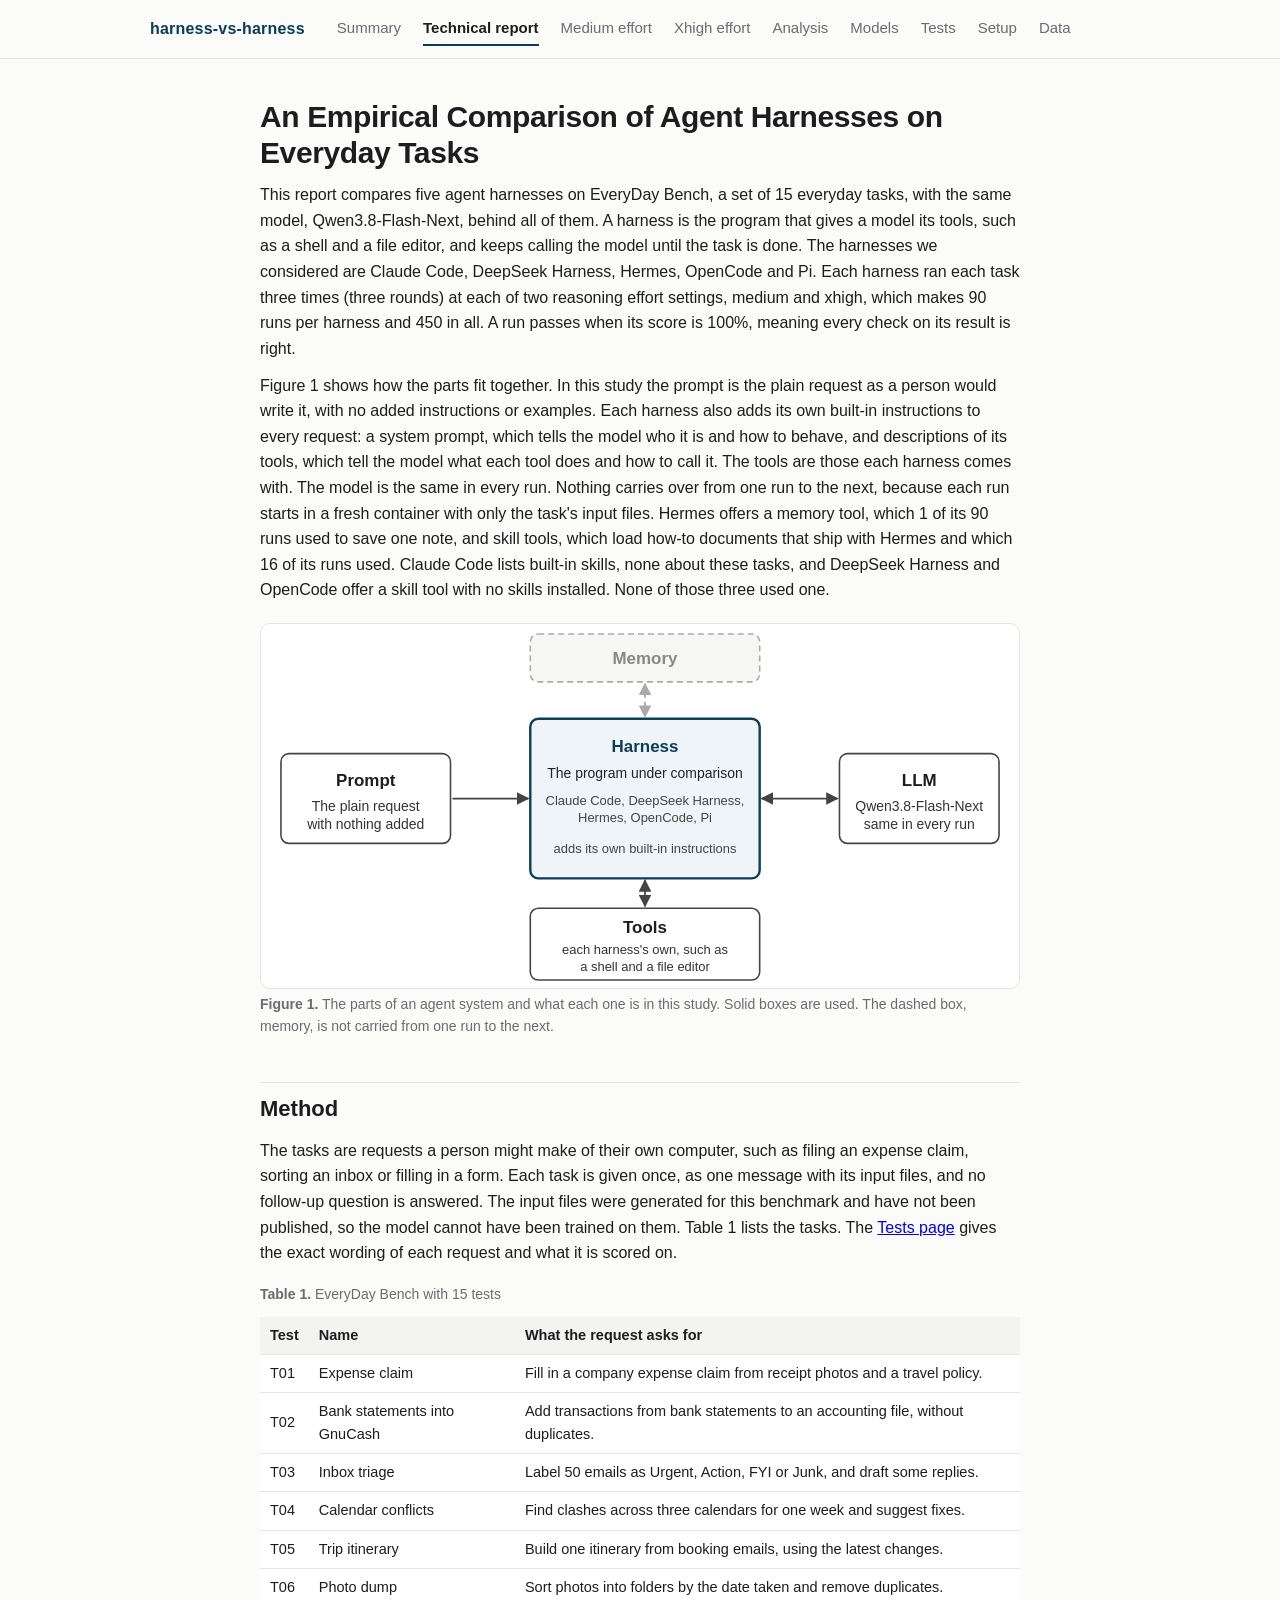
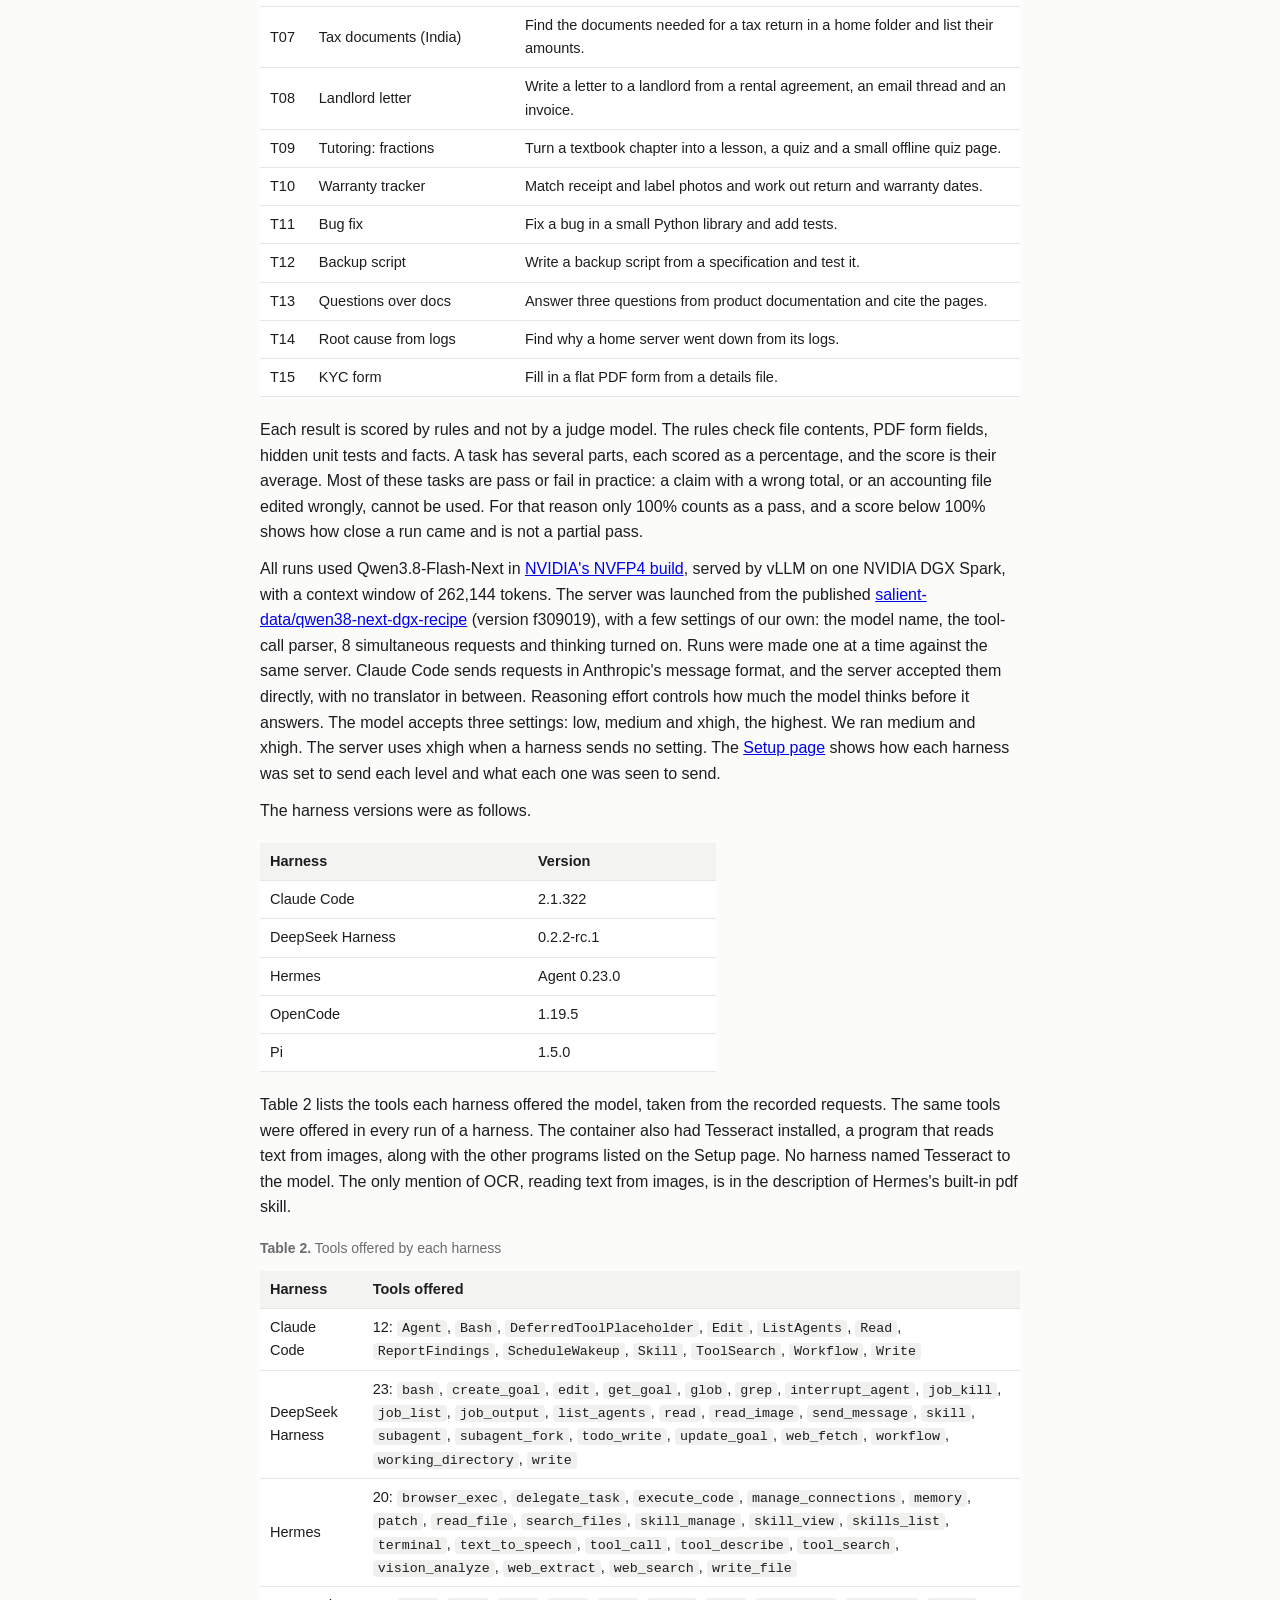
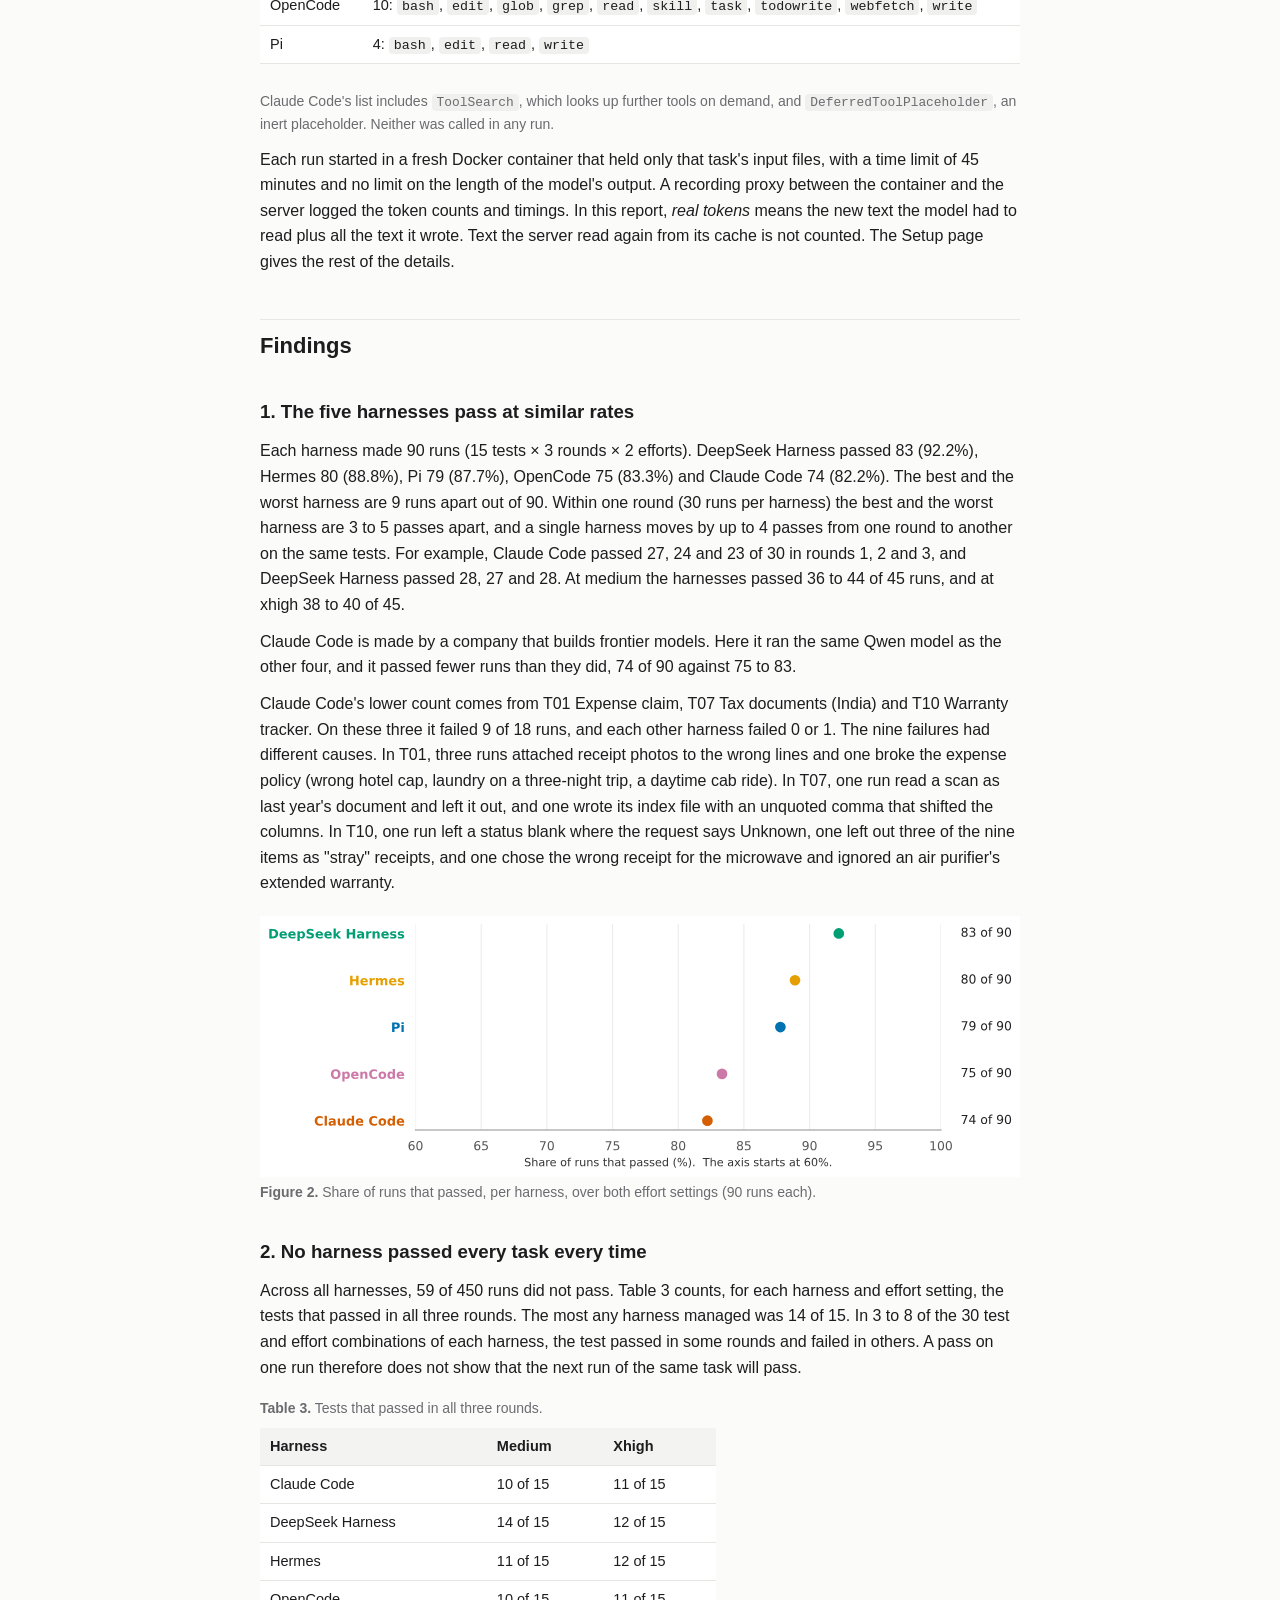
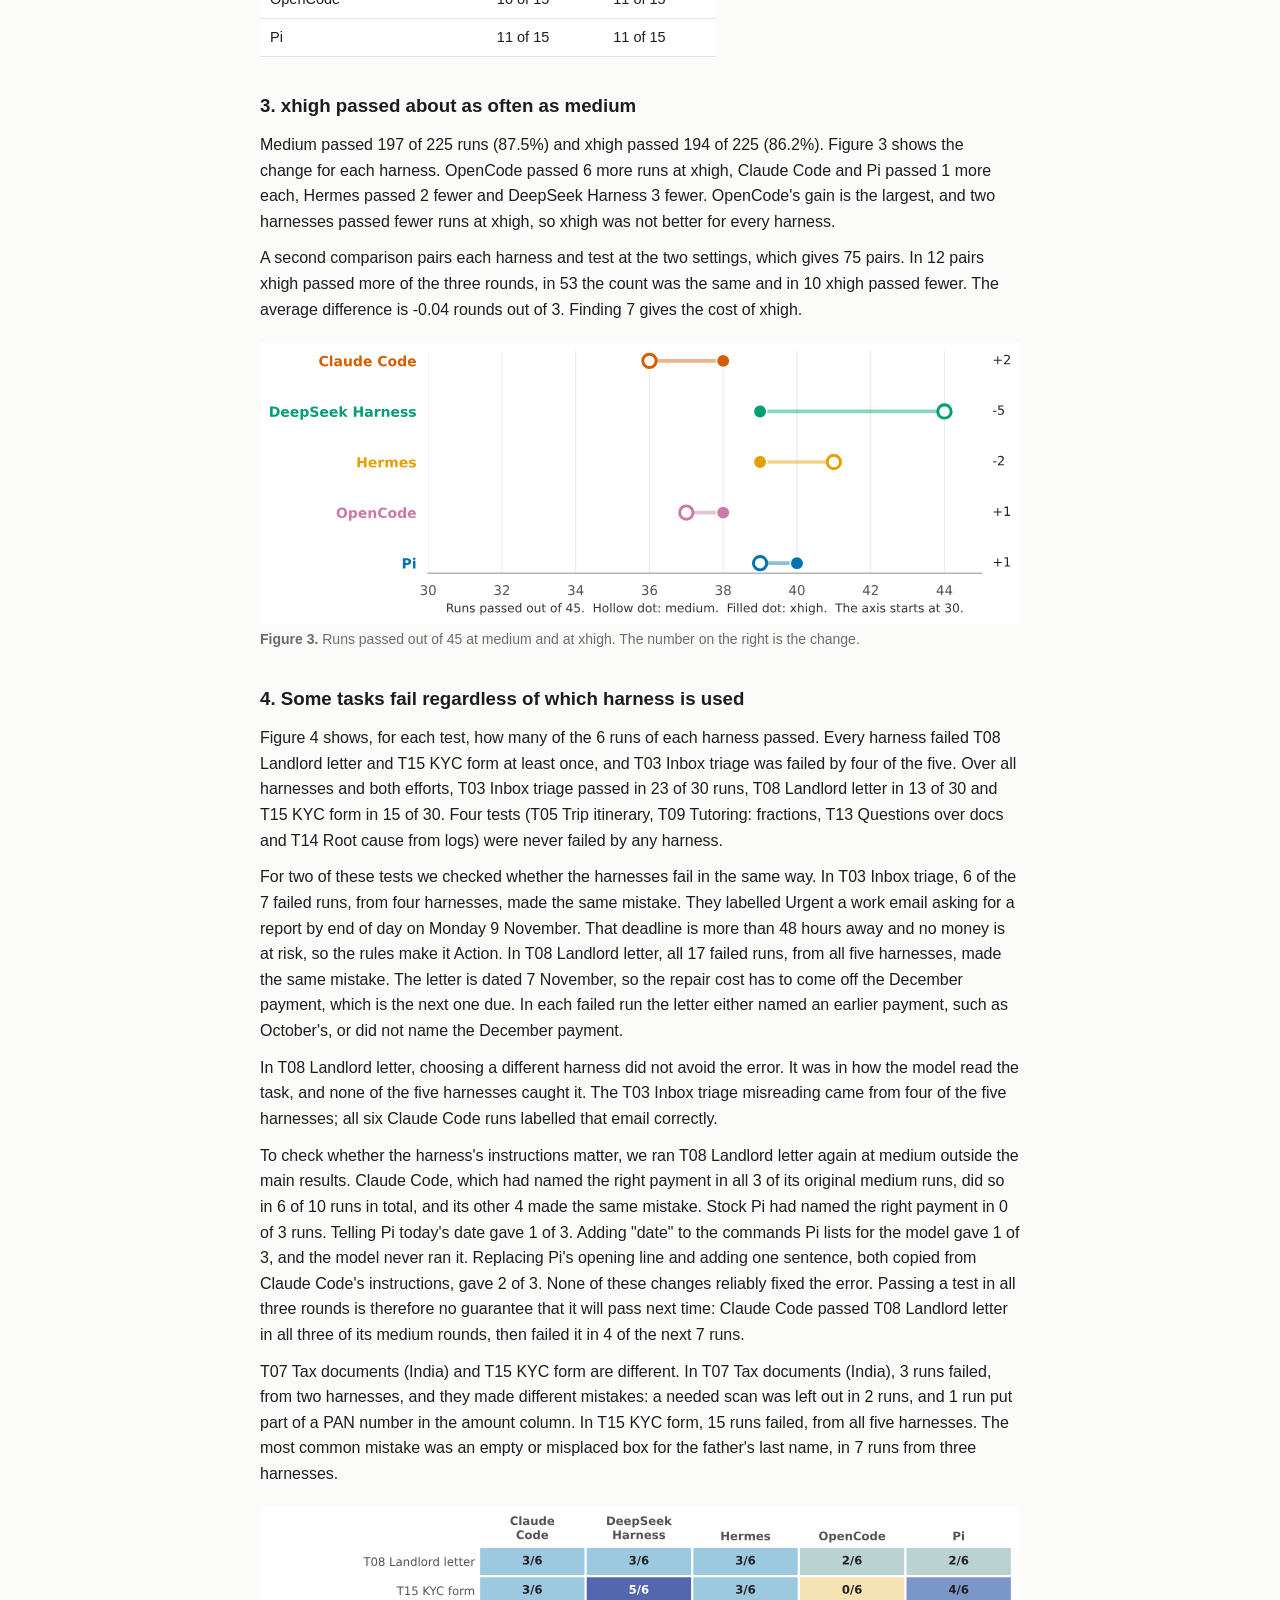
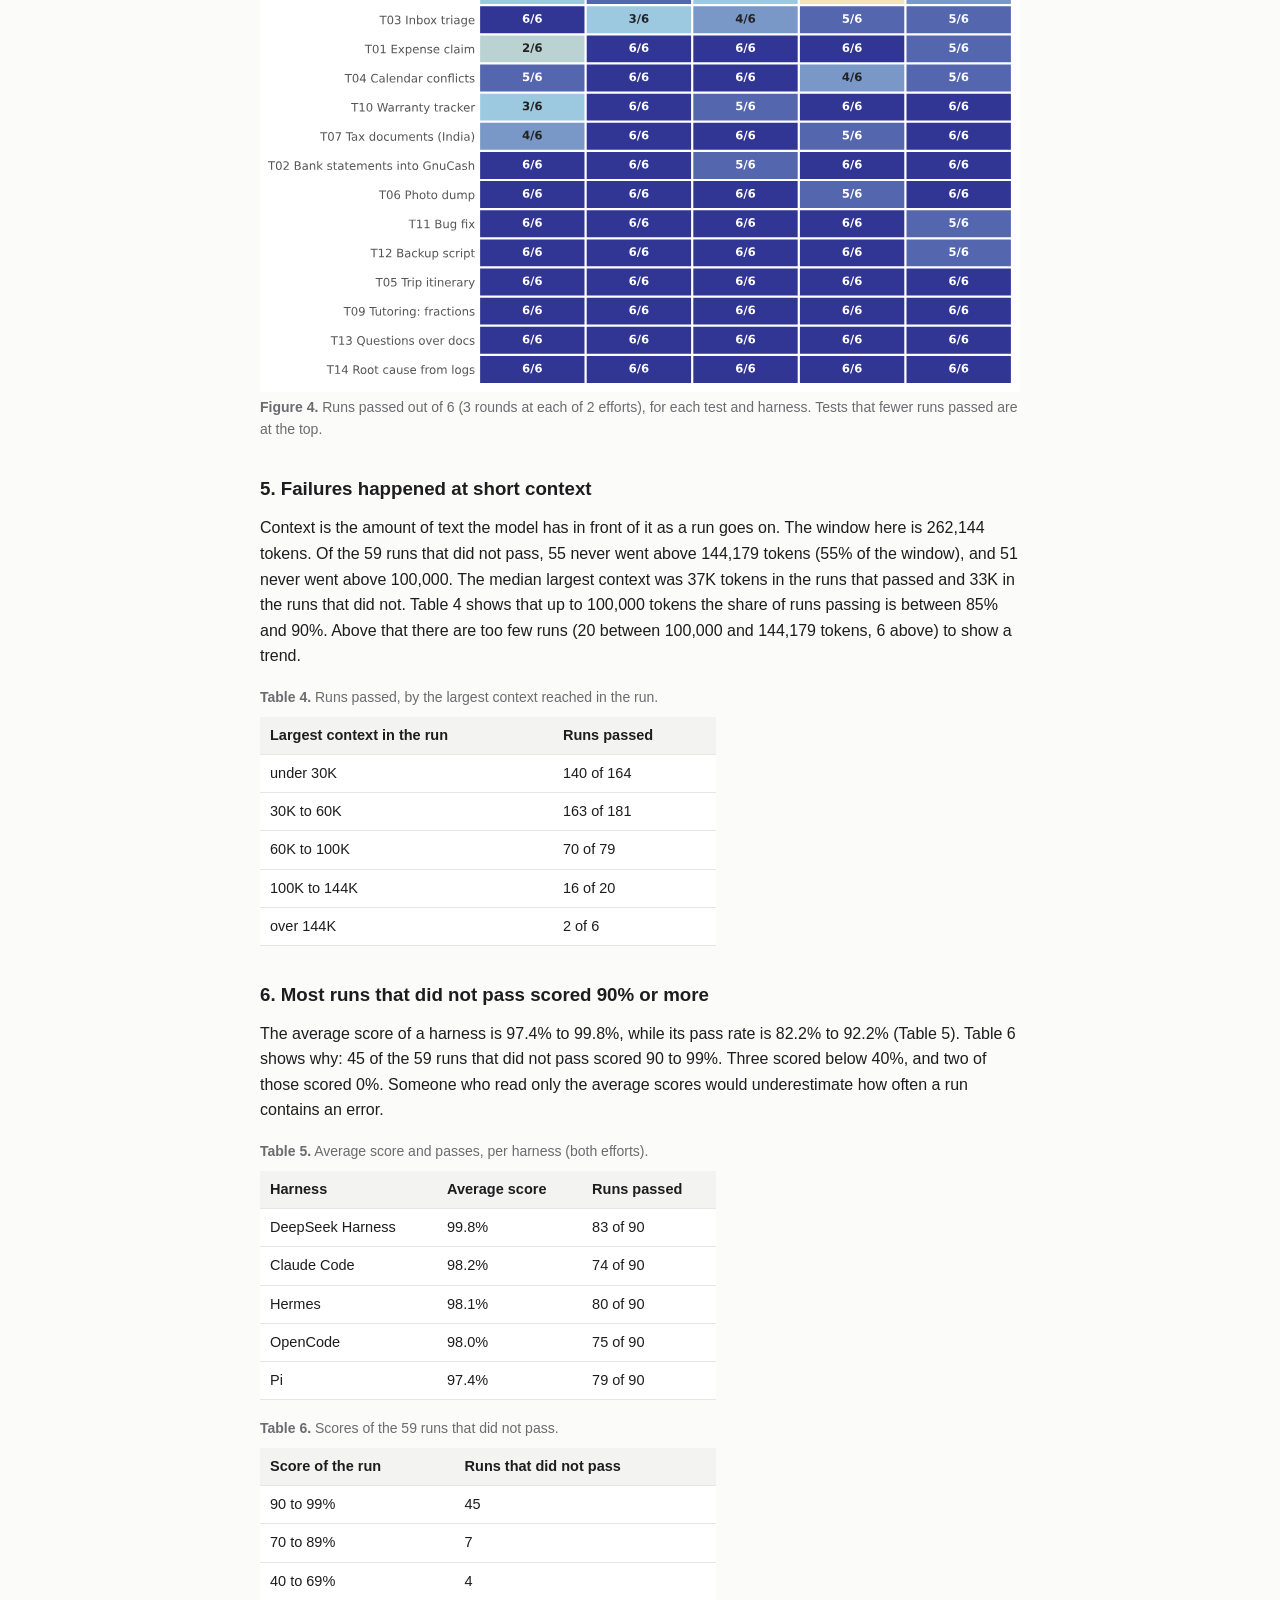
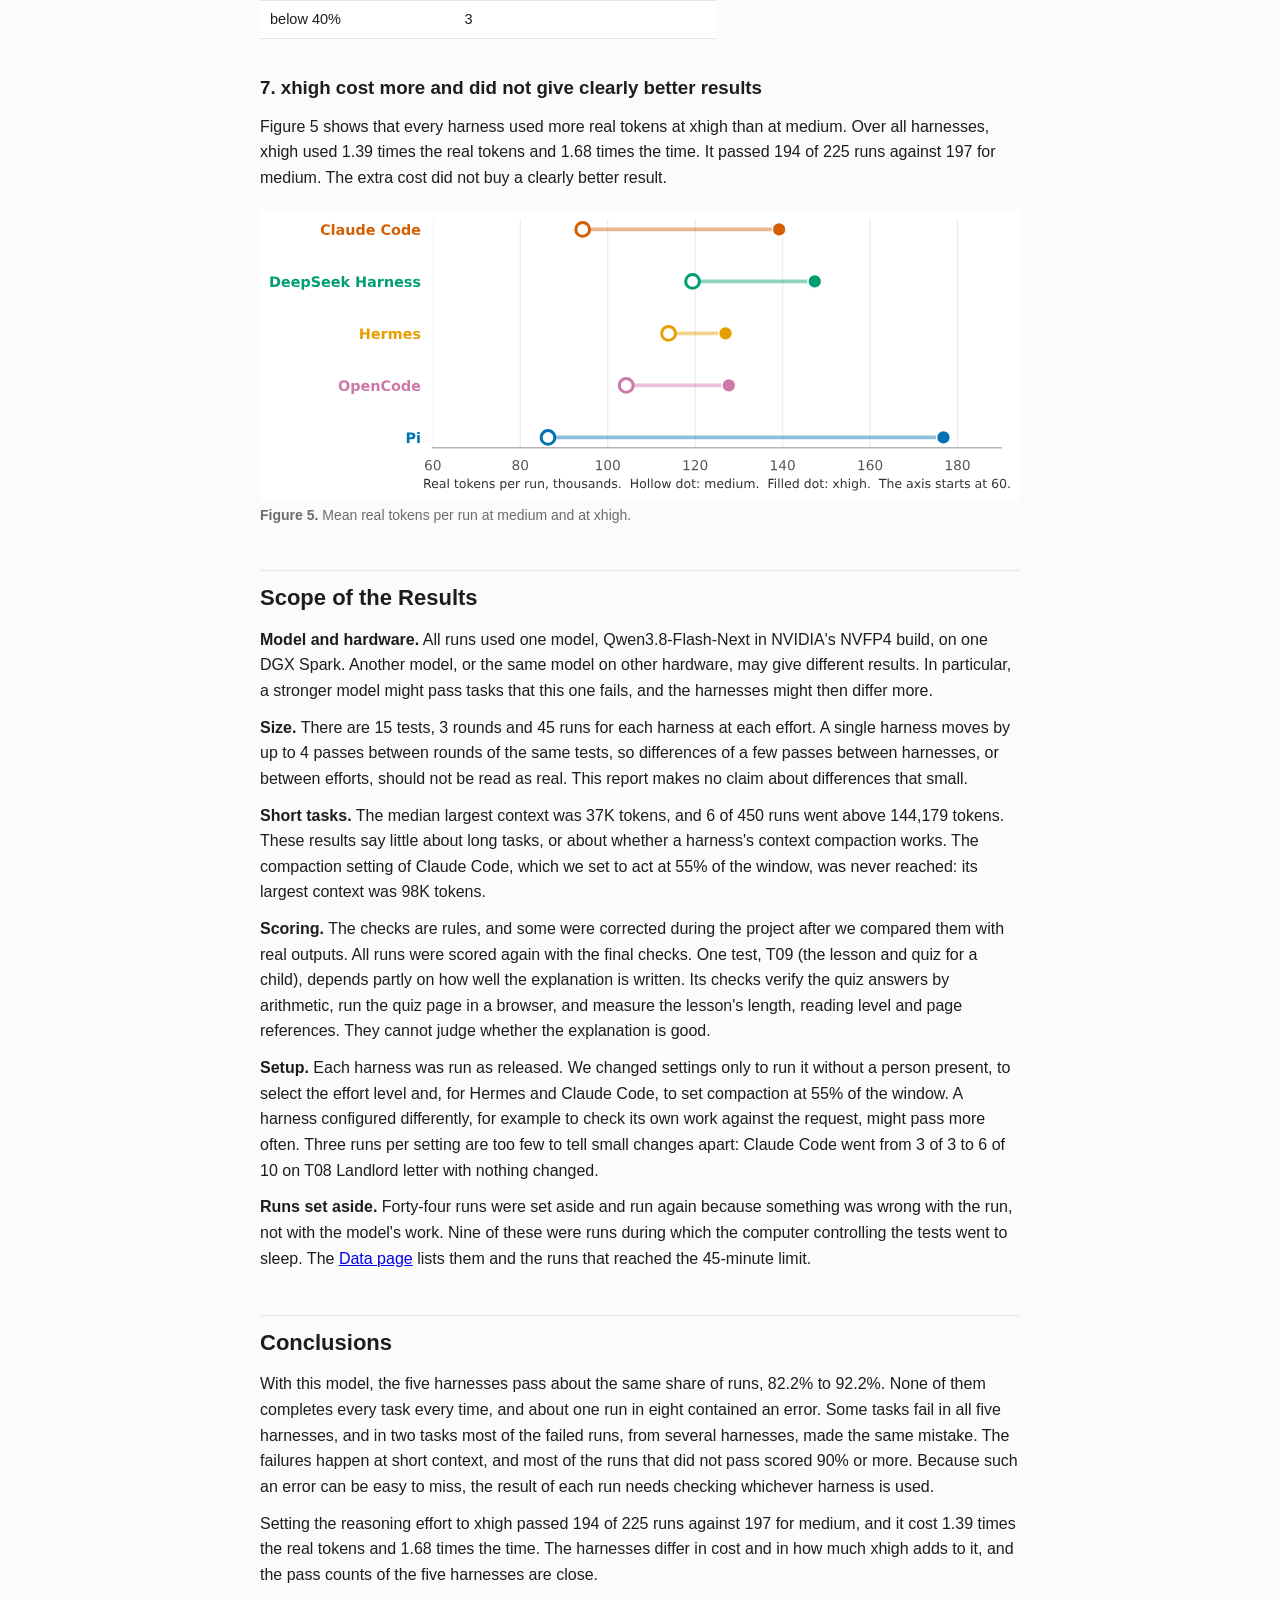
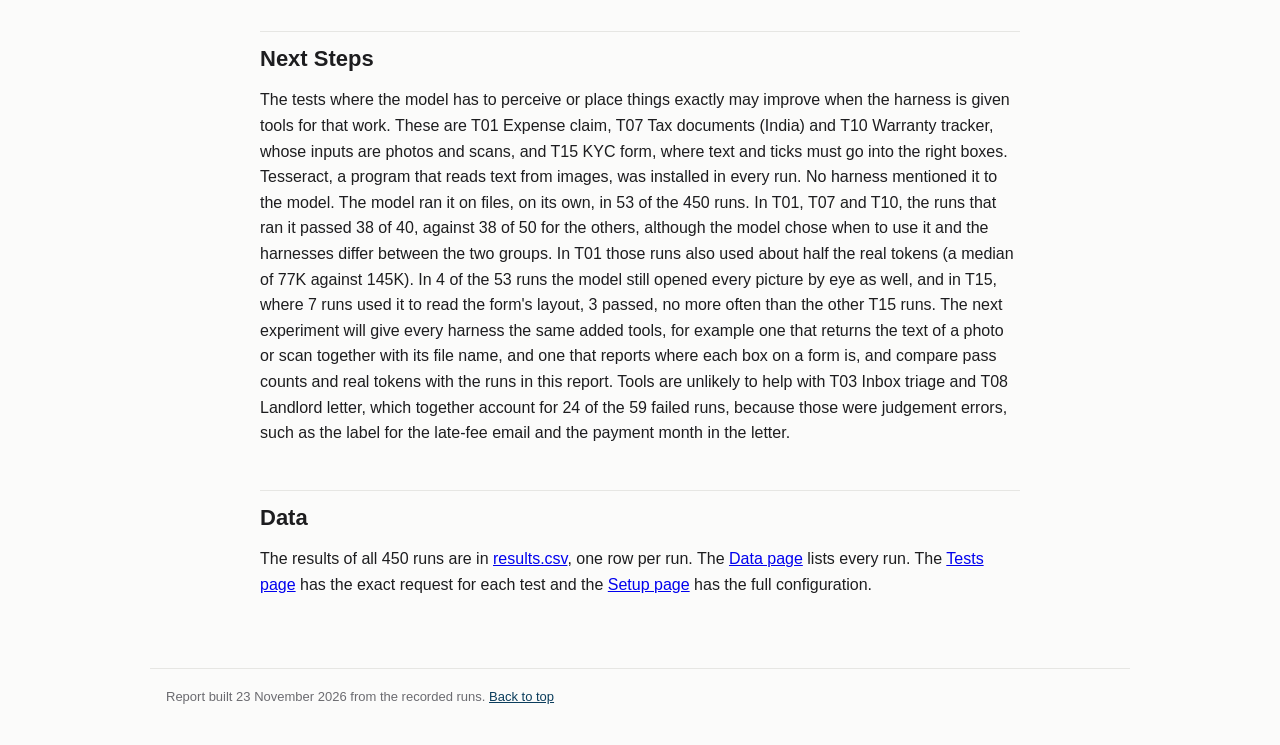
<file: report.html>
<!doctype html><html lang="en"><head><meta charset="utf-8"><meta name="viewport" content="width=device-width,initial-scale=1"><title>An Empirical Comparison of Agent Harnesses on Everyday Tasks</title><link rel="stylesheet" href="assets/style.css"></head><body><nav><span class="brand">harness-vs-harness</span><a href="index.html">Summary</a><a href="report.html" class=on>Technical report</a><a href="qwen3-8-flash-next-medium.html">Medium effort</a><a href="qwen3-8-flash-next-xhigh.html">Xhigh effort</a><a href="analysis.html">Analysis</a><a href="models.html">Models</a><a href="tests.html">Tests</a><a href="setup.html">Setup</a><a href="data.html">Data</a></nav><main><div class="report"><h1 id="top">An Empirical Comparison of Agent Harnesses on Everyday Tasks</h1>

<p>This report compares five agent harnesses on EveryDay Bench, a set of 15 everyday tasks, with the same model, Qwen3.8-Flash-Next, behind all of them. A harness is the program that gives a model its tools, such as a shell and a file editor, and keeps calling the model until the task is done. The harnesses we considered are Claude Code, DeepSeek Harness, Hermes, OpenCode and Pi. Each harness ran each task three times (three rounds) at each of two reasoning effort settings, medium and xhigh, which makes 90 runs per harness and 450 in all. A run passes when its score is 100%, meaning every check on its result is right.</p>
<p>Figure 1 shows how the parts fit together. In this study the prompt is the plain request as a person would write it, with no added instructions or examples. Each harness also adds its own built-in instructions to every request: a system prompt, which tells the model who it is and how to behave, and descriptions of its tools, which tell the model what each tool does and how to call it. The tools are those each harness comes with. The model is the same in every run. Nothing carries over from one run to the next, because each run starts in a fresh container with only the task's input files. Hermes offers a memory tool, which 1 of its 90 runs used to save one note, and skill tools, which load how-to documents that ship with Hermes and which 16 of its runs used. Claude Code lists built-in skills, none about these tasks, and DeepSeek Harness and OpenCode offer a skill tool with no skills installed. None of those three used one.</p>
<figure class="diagram"><svg viewBox="0 0 760 365" role="img" aria-label="Diagram: the prompt goes to the harness; the harness exchanges messages with the LLM and runs tools; memory is shown dashed because nothing is carried from one run to the next" xmlns="http://www.w3.org/2000/svg" font-family="-apple-system,BlinkMacSystemFont,'Segoe UI',Roboto,Helvetica,Arial,sans-serif">
<defs><marker id="ah" viewBox="0 0 10 10" refX="9" refY="5" markerWidth="7" markerHeight="7" orient="auto-start-reverse"><path d="M0,0 L10,5 L0,10 z" fill="#444"/></marker>
<marker id="ahg" viewBox="0 0 10 10" refX="9" refY="5" markerWidth="7" markerHeight="7" orient="auto-start-reverse"><path d="M0,0 L10,5 L0,10 z" fill="#aaa"/></marker></defs>
<rect x="20" y="130" width="170" height="90" rx="8" fill="#fff" stroke="#444" stroke-width="1.6"/>
<text x="105" y="162" text-anchor="middle" font-size="17" font-weight="700" fill="#1d1d1f">Prompt</text>
<text x="105" y="187" text-anchor="middle" font-size="14" fill="#333">The plain request</text>
<text x="105" y="206" text-anchor="middle" font-size="14" fill="#333">with nothing added</text>
<line x1="192" y1="175" x2="268" y2="175" stroke="#444" stroke-width="1.8" marker-end="url(#ah)"/>
<rect x="270" y="95" width="230" height="160" rx="8" fill="#eef4f8" stroke="#0b3d5c" stroke-width="2.4"/>
<text x="385" y="128" text-anchor="middle" font-size="17" font-weight="700" fill="#0b3d5c">Harness</text>
<text x="385" y="154" text-anchor="middle" font-size="14" fill="#222">The program under comparison</text>
<text x="385" y="181" text-anchor="middle" font-size="13" fill="#444">Claude Code, DeepSeek Harness,</text>
<text x="385" y="199" text-anchor="middle" font-size="13" fill="#444">Hermes, OpenCode, Pi</text>
<text x="385" y="230" text-anchor="middle" font-size="13" fill="#444">adds its own built-in instructions</text>
<rect x="580" y="130" width="160" height="90" rx="8" fill="#fff" stroke="#444" stroke-width="1.6"/>
<text x="660" y="162" text-anchor="middle" font-size="17" font-weight="700" fill="#1d1d1f">LLM</text>
<text x="660" y="187" text-anchor="middle" font-size="14" fill="#333">Qwen3.8-Flash-Next</text>
<text x="660" y="206" text-anchor="middle" font-size="14" fill="#333">same in every run</text>
<line x1="502" y1="175" x2="578" y2="175" stroke="#444" stroke-width="1.8" marker-start="url(#ah)" marker-end="url(#ah)"/>
<rect x="270" y="285" width="230" height="72" rx="8" fill="#fff" stroke="#444" stroke-width="1.6"/>
<text x="385" y="310" text-anchor="middle" font-size="17" font-weight="700" fill="#1d1d1f">Tools</text>
<text x="385" y="331" text-anchor="middle" font-size="13" fill="#333">each harness's own, such as</text>
<text x="385" y="348" text-anchor="middle" font-size="13" fill="#333">a shell and a file editor</text>
<line x1="385" y1="257" x2="385" y2="283" stroke="#444" stroke-width="1.8" marker-start="url(#ah)" marker-end="url(#ah)"/>
<rect x="270" y="10" width="230" height="48" rx="8" fill="#f6f6f4" stroke="#aaa" stroke-width="1.6" stroke-dasharray="6 4"/>
<text x="385" y="40" text-anchor="middle" font-size="17" font-weight="700" fill="#888">Memory</text>
<line x1="385" y1="60" x2="385" y2="93" stroke="#aaa" stroke-width="1.8" stroke-dasharray="5 4" marker-start="url(#ahg)" marker-end="url(#ahg)"/>
</svg><figcaption><b>Figure 1.</b> The parts of an agent system and what each one is in this study. Solid boxes are used. The dashed box, memory, is not carried from one run to the next.</figcaption></figure>

<h2 id="method">Method</h2>
<p>The tasks are requests a person might make of their own computer, such as filing an expense claim, sorting an inbox or filling in a form. Each task is given once, as one message with its input files, and no follow-up question is answered. The input files were generated for this benchmark and have not been published, so the model cannot have been trained on them. Table 1 lists the tasks. The <a href="tests.html">Tests page</a> gives the exact wording of each request and what it is scored on.</p>
<p class="cap"><b>Table 1.</b> EveryDay Bench with 15 tests</p>
<div class="scroll"><table><thead><tr><th>Test</th><th>Name</th><th>What the request asks for</th></tr></thead><tbody><tr><td>T01</td><td>Expense claim</td><td>Fill in a company expense claim from receipt photos and a travel policy.</td></tr><tr><td>T02</td><td>Bank statements into GnuCash</td><td>Add transactions from bank statements to an accounting file, without duplicates.</td></tr><tr><td>T03</td><td>Inbox triage</td><td>Label 50 emails as Urgent, Action, FYI or Junk, and draft some replies.</td></tr><tr><td>T04</td><td>Calendar conflicts</td><td>Find clashes across three calendars for one week and suggest fixes.</td></tr><tr><td>T05</td><td>Trip itinerary</td><td>Build one itinerary from booking emails, using the latest changes.</td></tr><tr><td>T06</td><td>Photo dump</td><td>Sort photos into folders by the date taken and remove duplicates.</td></tr><tr><td>T07</td><td>Tax documents (India)</td><td>Find the documents needed for a tax return in a home folder and list their amounts.</td></tr><tr><td>T08</td><td>Landlord letter</td><td>Write a letter to a landlord from a rental agreement, an email thread and an invoice.</td></tr><tr><td>T09</td><td>Tutoring: fractions</td><td>Turn a textbook chapter into a lesson, a quiz and a small offline quiz page.</td></tr><tr><td>T10</td><td>Warranty tracker</td><td>Match receipt and label photos and work out return and warranty dates.</td></tr><tr><td>T11</td><td>Bug fix</td><td>Fix a bug in a small Python library and add tests.</td></tr><tr><td>T12</td><td>Backup script</td><td>Write a backup script from a specification and test it.</td></tr><tr><td>T13</td><td>Questions over docs</td><td>Answer three questions from product documentation and cite the pages.</td></tr><tr><td>T14</td><td>Root cause from logs</td><td>Find why a home server went down from its logs.</td></tr><tr><td>T15</td><td>KYC form</td><td>Fill in a flat PDF form from a details file.</td></tr></tbody></table></div>
<p>Each result is scored by rules and not by a judge model. The rules check file contents, PDF form fields, hidden unit tests and facts. A task has several parts, each scored as a percentage, and the score is their average. Most of these tasks are pass or fail in practice: a claim with a wrong total, or an accounting file edited wrongly, cannot be used. For that reason only 100% counts as a pass, and a score below 100% shows how close a run came and is not a partial pass.</p>
<p>All runs used Qwen3.8-Flash-Next in <a href="https://huggingface.co/nvidia/Qwen3.8-Flash-Next-NVFP4">NVIDIA's NVFP4 build</a>, served by vLLM on one NVIDIA DGX Spark, with a context window of 262,144 tokens. The server was launched from the published <a href="https://github.com/salient-data/qwen38-next-dgx-recipe">salient-data/qwen38-next-dgx-recipe</a> (version f309019), with a few settings of our own: the model name, the tool-call parser, 8 simultaneous requests and thinking turned on. Runs were made one at a time against the same server. Claude Code sends requests in Anthropic's message format, and the server accepted them directly, with no translator in between. Reasoning effort controls how much the model thinks before it answers. The model accepts three settings: low, medium and xhigh, the highest. We ran medium and xhigh. The server uses xhigh when a harness sends no setting. The <a href="setup.html">Setup page</a> shows how each harness was set to send each level and what each one was seen to send.</p>
<p>The harness versions were as follows.</p>
<div class="scroll"><table><thead><tr><th>Harness</th><th>Version</th></tr></thead><tbody><tr><td>Claude Code</td><td>2.1.322</td></tr><tr><td>DeepSeek Harness</td><td>0.2.2-rc.1</td></tr><tr><td>Hermes</td><td>Agent 0.23.0</td></tr><tr><td>OpenCode</td><td>1.19.5</td></tr><tr><td>Pi</td><td>1.5.0</td></tr></tbody></table></div>
<p>Table 2 lists the tools each harness offered the model, taken from the recorded requests. The same tools were offered in every run of a harness. The container also had Tesseract installed, a program that reads text from images, along with the other programs listed on the Setup page. No harness named Tesseract to the model. The only mention of OCR, reading text from images, is in the description of Hermes's built-in pdf skill.</p>
<p class="cap"><b>Table 2.</b> Tools offered by each harness</p>
<div class="scroll"><table><thead><tr><th>Harness</th><th>Tools offered</th></tr></thead><tbody><tr><td>Claude Code</td><td>12: <code>Agent</code>, <code>Bash</code>, <code>DeferredToolPlaceholder</code>, <code>Edit</code>, <code>ListAgents</code>, <code>Read</code>, <code>ReportFindings</code>, <code>ScheduleWakeup</code>, <code>Skill</code>, <code>ToolSearch</code>, <code>Workflow</code>, <code>Write</code></td></tr><tr><td>DeepSeek Harness</td><td>23: <code>bash</code>, <code>create_goal</code>, <code>edit</code>, <code>get_goal</code>, <code>glob</code>, <code>grep</code>, <code>interrupt_agent</code>, <code>job_kill</code>, <code>job_list</code>, <code>job_output</code>, <code>list_agents</code>, <code>read</code>, <code>read_image</code>, <code>send_message</code>, <code>skill</code>, <code>subagent</code>, <code>subagent_fork</code>, <code>todo_write</code>, <code>update_goal</code>, <code>web_fetch</code>, <code>workflow</code>, <code>working_directory</code>, <code>write</code></td></tr><tr><td>Hermes</td><td>20: <code>browser_exec</code>, <code>delegate_task</code>, <code>execute_code</code>, <code>manage_connections</code>, <code>memory</code>, <code>patch</code>, <code>read_file</code>, <code>search_files</code>, <code>skill_manage</code>, <code>skill_view</code>, <code>skills_list</code>, <code>terminal</code>, <code>text_to_speech</code>, <code>tool_call</code>, <code>tool_describe</code>, <code>tool_search</code>, <code>vision_analyze</code>, <code>web_extract</code>, <code>web_search</code>, <code>write_file</code></td></tr><tr><td>OpenCode</td><td>10: <code>bash</code>, <code>edit</code>, <code>glob</code>, <code>grep</code>, <code>read</code>, <code>skill</code>, <code>task</code>, <code>todowrite</code>, <code>webfetch</code>, <code>write</code></td></tr><tr><td>Pi</td><td>4: <code>bash</code>, <code>edit</code>, <code>read</code>, <code>write</code></td></tr></tbody></table></div>
<p class="cap">Claude Code's list includes <code>ToolSearch</code>, which looks up further tools on demand, and <code>DeferredToolPlaceholder</code>, an inert placeholder. Neither was called in any run.</p>
<p>Each run started in a fresh Docker container that held only that task's input files, with a time limit of 45 minutes and no limit on the length of the model's output. A recording proxy between the container and the server logged the token counts and timings. In this report, <em>real tokens</em> means the new text the model had to read plus all the text it wrote. Text the server read again from its cache is not counted. The Setup page gives the rest of the details.</p>

<h2 id="findings">Findings</h2>

<h3 id="f1">1. The five harnesses pass at similar rates</h3>
<p>Each harness made 90 runs (15 tests × 3 rounds × 2 efforts). DeepSeek Harness passed 83 (92.2%), Hermes 80 (88.8%), Pi 79 (87.7%), OpenCode 75 (83.3%) and Claude Code 74 (82.2%). The best and the worst harness are 9 runs apart out of 90. Within one round (30 runs per harness) the best and the worst harness are 3 to 5 passes apart, and a single harness moves by up to 4 passes from one round to another on the same tests. For example, Claude Code passed 27, 24 and 23 of 30 in rounds 1, 2 and 3, and DeepSeek Harness passed 28, 27 and 28. At medium the harnesses passed 36 to 44 of 45 runs, and at xhigh 38 to 40 of 45.</p>
<p>Claude Code is made by a company that builds frontier models. Here it ran the same Qwen model as the other four, and it passed fewer runs than they did, 74 of 90 against 75 to 83.</p>
<p>Claude Code's lower count comes from T01 Expense claim, T07 Tax documents (India) and T10 Warranty tracker. On these three it failed 9 of 18 runs, and each other harness failed 0 or 1. The nine failures had different causes. In T01, three runs attached receipt photos to the wrong lines and one broke the expense policy (wrong hotel cap, laundry on a three-night trip, a daytime cab ride). In T07, one run read a scan as last year's document and left it out, and one wrote its index file with an unquoted comma that shifted the columns. In T10, one run left a status blank where the request says Unknown, one left out three of the nine items as "stray" receipts, and one chose the wrong receipt for the microwave and ignored an air purifier's extended warranty.</p>
<figure><img src="assets/report-fig1-pass-rate.svg" alt="Pass rate per harness"><figcaption><b>Figure 2.</b> Share of runs that passed, per harness, over both effort settings (90 runs each).</figcaption></figure>

<h3 id="f2">2. No harness passed every task every time</h3>
<p>Across all harnesses, 59 of 450 runs did not pass. Table 3 counts, for each harness and effort setting, the tests that passed in all three rounds. The most any harness managed was 14 of 15. In 3 to 8 of the 30 test and effort combinations of each harness, the test passed in some rounds and failed in others. A pass on one run therefore does not show that the next run of the same task will pass.</p>
<p class="cap"><b>Table 3.</b> Tests that passed in all three rounds.</p>
<table><thead><tr><th>Harness</th><th>Medium</th><th>Xhigh</th></tr></thead><tbody><tr><td>Claude Code</td><td>10 of 15</td><td>11 of 15</td></tr><tr><td>DeepSeek Harness</td><td>14 of 15</td><td>12 of 15</td></tr><tr><td>Hermes</td><td>11 of 15</td><td>12 of 15</td></tr><tr><td>OpenCode</td><td>10 of 15</td><td>11 of 15</td></tr><tr><td>Pi</td><td>11 of 15</td><td>11 of 15</td></tr></tbody></table>

<h3 id="f3">3. xhigh passed about as often as medium</h3>
<p>Medium passed 197 of 225 runs (87.5%) and xhigh passed 194 of 225 (86.2%). Figure 3 shows the change for each harness. OpenCode passed 6 more runs at xhigh, Claude Code and Pi passed 1 more each, Hermes passed 2 fewer and DeepSeek Harness 3 fewer. OpenCode's gain is the largest, and two harnesses passed fewer runs at xhigh, so xhigh was not better for every harness.</p>
<p>A second comparison pairs each harness and test at the two settings, which gives 75 pairs. In 12 pairs xhigh passed more of the three rounds, in 53 the count was the same and in 10 xhigh passed fewer. The average difference is -0.04 rounds out of 3. Finding 7 gives the cost of xhigh.</p>
<figure><img src="assets/report-fig2-effort-passes.svg" alt="Passes at medium and xhigh for each harness"><figcaption><b>Figure 3.</b> Runs passed out of 45 at medium and at xhigh. The number on the right is the change.</figcaption></figure>

<h3 id="f4">4. Some tasks fail regardless of which harness is used</h3>
<p>Figure 4 shows, for each test, how many of the 6 runs of each harness passed. Every harness failed T08 Landlord letter and T15 KYC form at least once, and T03 Inbox triage was failed by four of the five. Over all harnesses and both efforts, T03 Inbox triage passed in 23 of 30 runs, T08 Landlord letter in 13 of 30 and T15 KYC form in 15 of 30. Four tests (T05 Trip itinerary, T09 Tutoring: fractions, T13 Questions over docs and T14 Root cause from logs) were never failed by any harness.</p>
<p>For two of these tests we checked whether the harnesses fail in the same way. In T03 Inbox triage, 6 of the 7 failed runs, from four harnesses, made the same mistake. They labelled Urgent a work email asking for a report by end of day on Monday 9 November. That deadline is more than 48 hours away and no money is at risk, so the rules make it Action. In T08 Landlord letter, all 17 failed runs, from all five harnesses, made the same mistake. The letter is dated 7 November, so the repair cost has to come off the December payment, which is the next one due. In each failed run the letter either named an earlier payment, such as October's, or did not name the December payment.</p>
<p>In T08 Landlord letter, choosing a different harness did not avoid the error. It was in how the model read the task, and none of the five harnesses caught it. The T03 Inbox triage misreading came from four of the five harnesses; all six Claude Code runs labelled that email correctly.</p>
<p>To check whether the harness's instructions matter, we ran T08 Landlord letter again at medium outside the main results. Claude Code, which had named the right payment in all 3 of its original medium runs, did so in 6 of 10 runs in total, and its other 4 made the same mistake. Stock Pi had named the right payment in 0 of 3 runs. Telling Pi today's date gave 1 of 3. Adding "date" to the commands Pi lists for the model gave 1 of 3, and the model never ran it. Replacing Pi's opening line and adding one sentence, both copied from Claude Code's instructions, gave 2 of 3. None of these changes reliably fixed the error. Passing a test in all three rounds is therefore no guarantee that it will pass next time: Claude Code passed T08 Landlord letter in all three of its medium rounds, then failed it in 4 of the next 7 runs.</p>
<p>T07 Tax documents (India) and T15 KYC form are different. In T07 Tax documents (India), 3 runs failed, from two harnesses, and they made different mistakes: a needed scan was left out in 2 runs, and 1 run put part of a PAN number in the amount column. In T15 KYC form, 15 runs failed, from all five harnesses. The most common mistake was an empty or misplaced box for the father's last name, in 7 runs from three harnesses.</p>
<figure><img src="assets/report-fig3-tests.svg" alt="Grid of tests against harnesses showing passes out of six"><figcaption><b>Figure 4.</b> Runs passed out of 6 (3 rounds at each of 2 efforts), for each test and harness. Tests that fewer runs passed are at the top.</figcaption></figure>

<h3 id="f5">5. Failures happened at short context</h3>
<p>Context is the amount of text the model has in front of it as a run goes on. The window here is 262,144 tokens. Of the 59 runs that did not pass, 55 never went above 144,179 tokens (55% of the window), and 51 never went above 100,000. The median largest context was 37K tokens in the runs that passed and 33K in the runs that did not. Table 4 shows that up to 100,000 tokens the share of runs passing is between 85% and 90%. Above that there are too few runs (20 between 100,000 and 144,179 tokens, 6 above) to show a trend.</p>
<p class="cap"><b>Table 4.</b> Runs passed, by the largest context reached in the run.</p>
<table><thead><tr><th>Largest context in the run</th><th>Runs passed</th></tr></thead><tbody><tr><td>under 30K</td><td>140 of 164</td></tr><tr><td>30K to 60K</td><td>163 of 181</td></tr><tr><td>60K to 100K</td><td>70 of 79</td></tr><tr><td>100K to 144K</td><td>16 of 20</td></tr><tr><td>over 144K</td><td>2 of 6</td></tr></tbody></table>

<h3 id="f6">6. Most runs that did not pass scored 90% or more</h3>
<p>The average score of a harness is 97.4% to 99.8%, while its pass rate is 82.2% to 92.2% (Table 5). Table 6 shows why: 45 of the 59 runs that did not pass scored 90 to 99%. Three scored below 40%, and two of those scored 0%. Someone who read only the average scores would underestimate how often a run contains an error.</p>
<p class="cap"><b>Table 5.</b> Average score and passes, per harness (both efforts).</p>
<table><thead><tr><th>Harness</th><th>Average score</th><th>Runs passed</th></tr></thead><tbody><tr><td>DeepSeek Harness</td><td>99.8%</td><td>83 of 90</td></tr><tr><td>Claude Code</td><td>98.2%</td><td>74 of 90</td></tr><tr><td>Hermes</td><td>98.1%</td><td>80 of 90</td></tr><tr><td>OpenCode</td><td>98.0%</td><td>75 of 90</td></tr><tr><td>Pi</td><td>97.4%</td><td>79 of 90</td></tr></tbody></table>
<p class="cap"><b>Table 6.</b> Scores of the 59 runs that did not pass.</p>
<table><thead><tr><th>Score of the run</th><th>Runs that did not pass</th></tr></thead><tbody><tr><td>90 to 99%</td><td>45</td></tr><tr><td>70 to 89%</td><td>7</td></tr><tr><td>40 to 69%</td><td>4</td></tr><tr><td>below 40%</td><td>3</td></tr></tbody></table>

<h3 id="f7">7. xhigh cost more and did not give clearly better results</h3>
<p>Figure 5 shows that every harness used more real tokens at xhigh than at medium. Over all harnesses, xhigh used 1.39 times the real tokens and 1.68 times the time. It passed 194 of 225 runs against 197 for medium. The extra cost did not buy a clearly better result.</p>
<figure><img src="assets/report-fig4-effort-cost.svg" alt="Real tokens per run at medium and xhigh for each harness"><figcaption><b>Figure 5.</b> Mean real tokens per run at medium and at xhigh.</figcaption></figure>

<h2 id="scope">Scope of the Results</h2>
<p><b>Model and hardware.</b> All runs used one model, Qwen3.8-Flash-Next in NVIDIA's NVFP4 build, on one DGX Spark. Another model, or the same model on other hardware, may give different results. In particular, a stronger model might pass tasks that this one fails, and the harnesses might then differ more.</p>
<p><b>Size.</b> There are 15 tests, 3 rounds and 45 runs for each harness at each effort. A single harness moves by up to 4 passes between rounds of the same tests, so differences of a few passes between harnesses, or between efforts, should not be read as real. This report makes no claim about differences that small.</p>
<p><b>Short tasks.</b> The median largest context was 37K tokens, and 6 of 450 runs went above 144,179 tokens. These results say little about long tasks, or about whether a harness's context compaction works. The compaction setting of Claude Code, which we set to act at 55% of the window, was never reached: its largest context was 98K tokens.</p>
<p><b>Scoring.</b> The checks are rules, and some were corrected during the project after we compared them with real outputs. All runs were scored again with the final checks. One test, T09 (the lesson and quiz for a child), depends partly on how well the explanation is written. Its checks verify the quiz answers by arithmetic, run the quiz page in a browser, and measure the lesson's length, reading level and page references. They cannot judge whether the explanation is good.</p>
<p><b>Setup.</b> Each harness was run as released. We changed settings only to run it without a person present, to select the effort level and, for Hermes and Claude Code, to set compaction at 55% of the window. A harness configured differently, for example to check its own work against the request, might pass more often. Three runs per setting are too few to tell small changes apart: Claude Code went from 3 of 3 to 6 of 10 on T08 Landlord letter with nothing changed.</p>
<p><b>Runs set aside.</b> Forty-four runs were set aside and run again because something was wrong with the run, not with the model's work. Nine of these were runs during which the computer controlling the tests went to sleep. The <a href="data.html">Data page</a> lists them and the runs that reached the 45-minute limit.</p>

<h2 id="conclusions">Conclusions</h2>
<p>With this model, the five harnesses pass about the same share of runs, 82.2% to 92.2%. None of them completes every task every time, and about one run in eight contained an error. Some tasks fail in all five harnesses, and in two tasks most of the failed runs, from several harnesses, made the same mistake. The failures happen at short context, and most of the runs that did not pass scored 90% or more. Because such an error can be easy to miss, the result of each run needs checking whichever harness is used.</p>
<p>Setting the reasoning effort to xhigh passed 194 of 225 runs against 197 for medium, and it cost 1.39 times the real tokens and 1.68 times the time. The harnesses differ in cost and in how much xhigh adds to it, and the pass counts of the five harnesses are close.</p>

<h2 id="next">Next Steps</h2>
<p>The tests where the model has to perceive or place things exactly may improve when the harness is given tools for that work. These are T01 Expense claim, T07 Tax documents (India) and T10 Warranty tracker, whose inputs are photos and scans, and T15 KYC form, where text and ticks must go into the right boxes. Tesseract, a program that reads text from images, was installed in every run. No harness mentioned it to the model. The model ran it on files, on its own, in 53 of the 450 runs. In T01, T07 and T10, the runs that ran it passed 38 of 40, against 38 of 50 for the others, although the model chose when to use it and the harnesses differ between the two groups. In T01 those runs also used about half the real tokens (a median of 77K against 145K). In 4 of the 53 runs the model still opened every picture by eye as well, and in T15, where 7 runs used it to read the form's layout, 3 passed, no more often than the other T15 runs. The next experiment will give every harness the same added tools, for example one that returns the text of a photo or scan together with its file name, and one that reports where each box on a form is, and compare pass counts and real tokens with the runs in this report. Tools are unlikely to help with T03 Inbox triage and T08 Landlord letter, which together account for 24 of the 59 failed runs, because those were judgement errors, such as the label for the late-fee email and the payment month in the letter.</p>

<h2 id="data">Data</h2>
<p>The results of all 450 runs are in <a href="data/results.csv">results.csv</a>, one row per run. The <a href="data.html">Data page</a> lists every run. The <a href="tests.html">Tests page</a> has the exact request for each test and the <a href="setup.html">Setup page</a> has the full configuration.</p></div></main><footer>Report built 23 November 2026 from the recorded runs. <a href="#top">Back to top</a></footer></body></html>
</file>
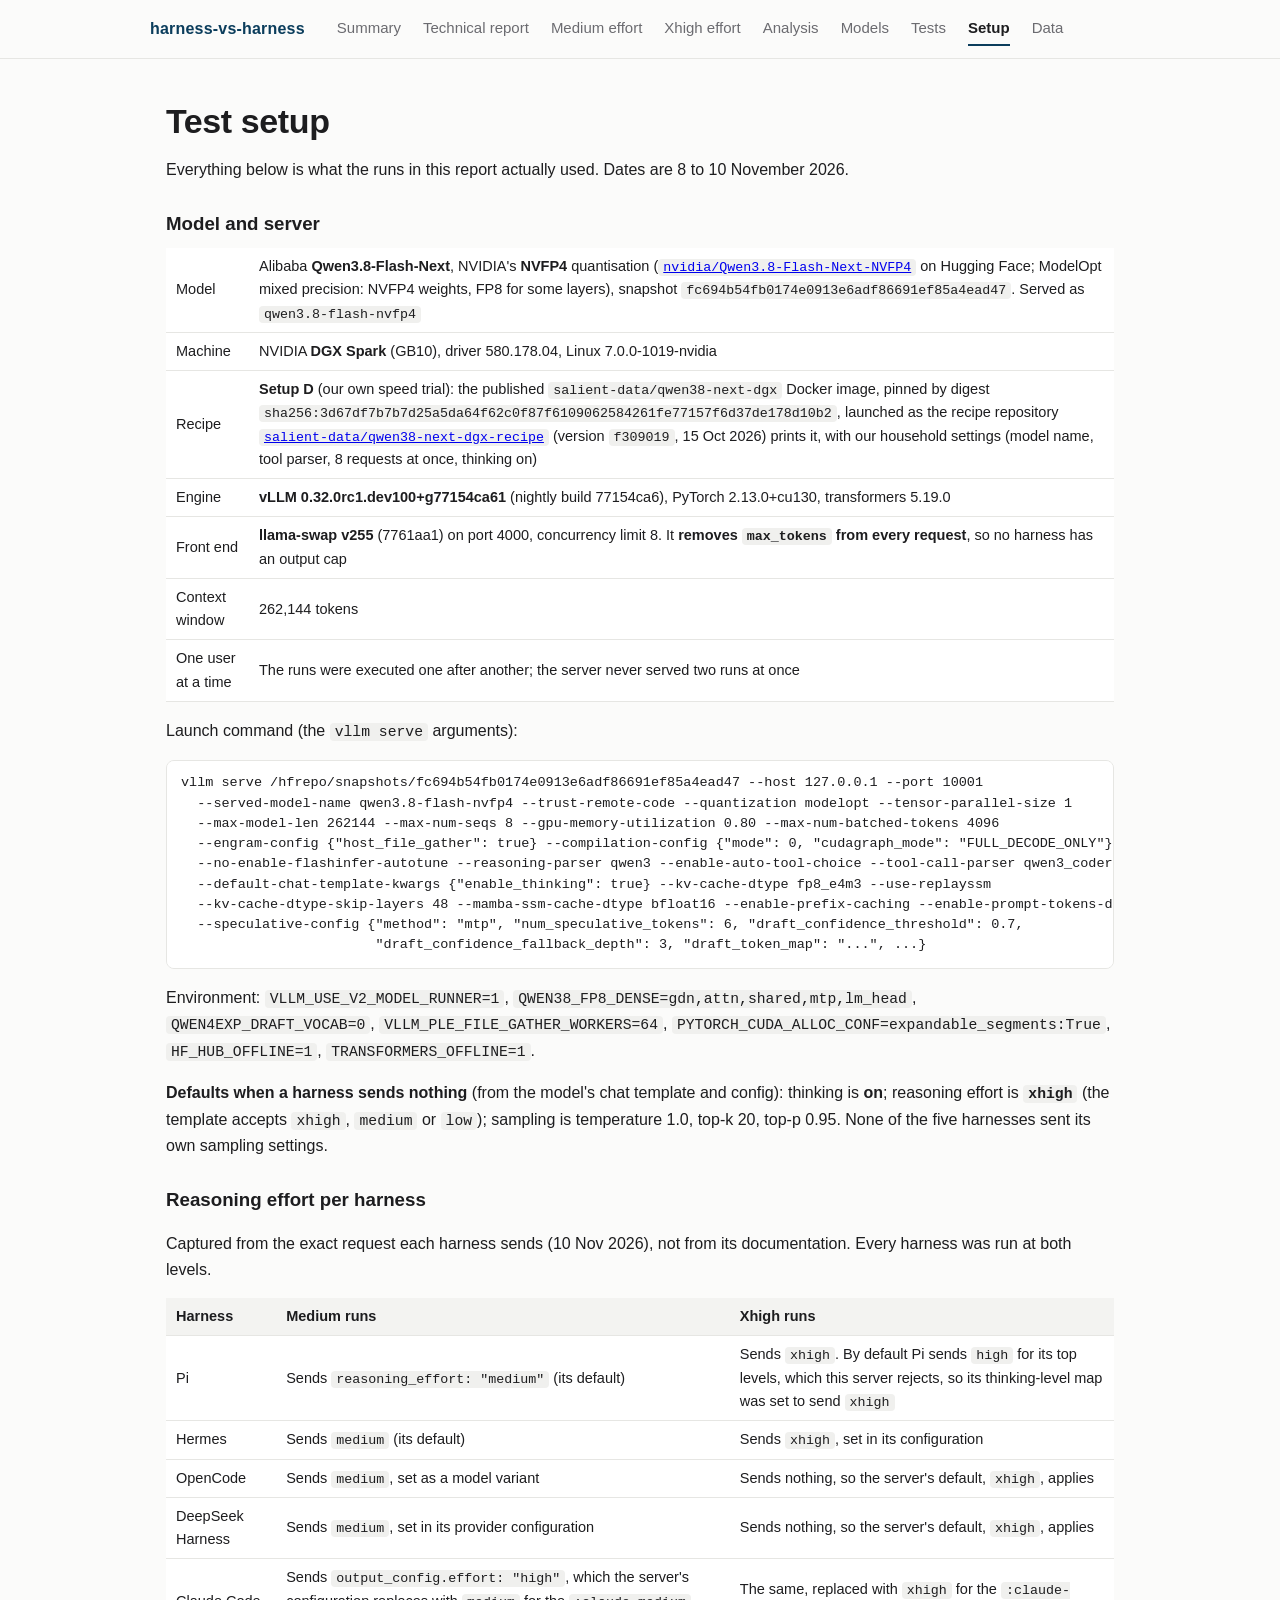
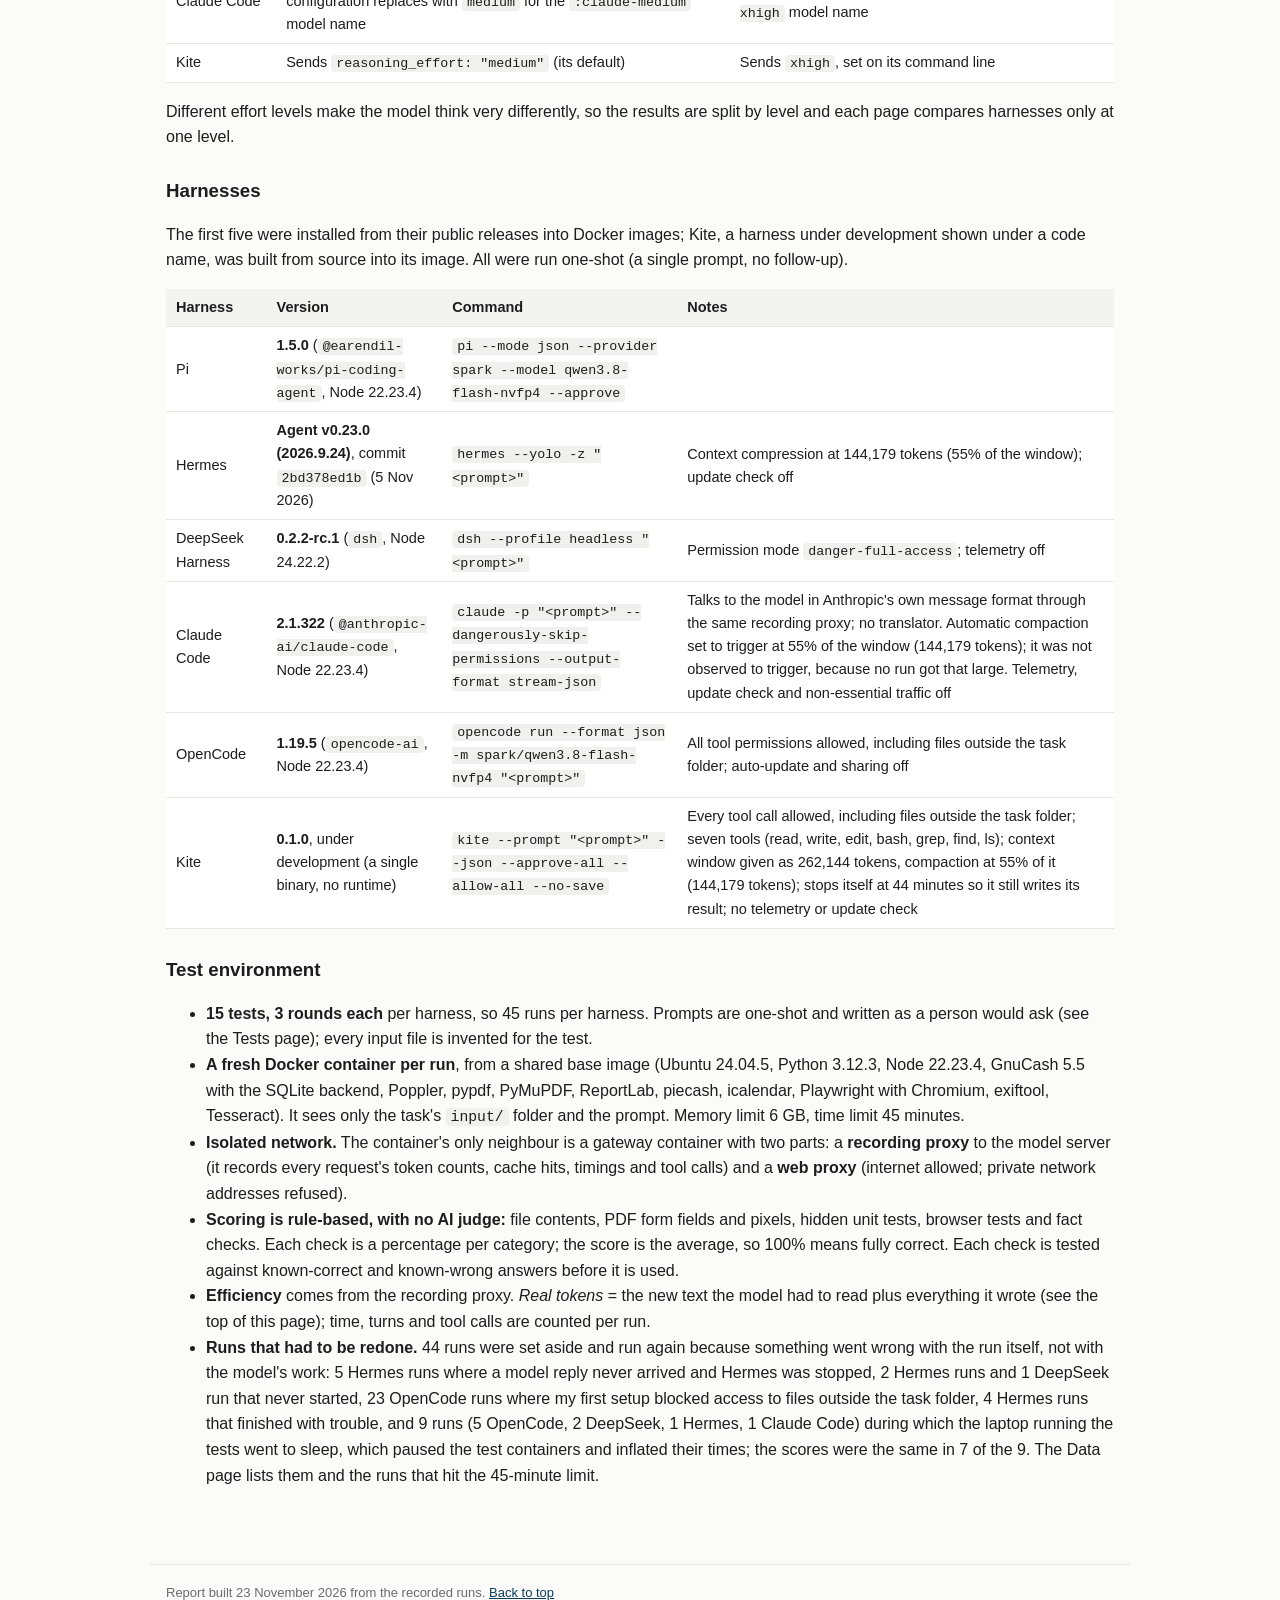
<file: setup.html>
<!doctype html><html lang="en"><head><meta charset="utf-8"><meta name="viewport" content="width=device-width,initial-scale=1"><title>Test setup</title><link rel="stylesheet" href="assets/style.css"></head><body><nav><span class="brand">harness-vs-harness</span><a href="index.html">Summary</a><a href="report.html">Technical report</a><a href="qwen3-8-flash-next-medium.html">Medium effort</a><a href="qwen3-8-flash-next-xhigh.html">Xhigh effort</a><a href="analysis.html">Analysis</a><a href="models.html">Models</a><a href="tests.html">Tests</a><a href="setup.html" class=on>Setup</a><a href="data.html">Data</a></nav><main><h1 id="top">Test setup</h1><p>Everything below is what the runs in this report actually used. Dates are 8 to 10 November 2026.</p>
<h3>Model and server</h3>
<table>
<thead>
<tr>
<th></th>
<th></th>
</tr>
</thead>
<tbody>
<tr>
<td>Model</td>
<td>Alibaba <strong>Qwen3.8-Flash-Next</strong>, NVIDIA's <strong>NVFP4</strong> quantisation (<a href="https://huggingface.co/nvidia/Qwen3.8-Flash-Next-NVFP4"><code>nvidia/Qwen3.8-Flash-Next-NVFP4</code></a> on Hugging Face; ModelOpt mixed precision: NVFP4 weights, FP8 for some layers), snapshot <code>fc694b54fb0174e0913e6adf86691ef85a4ead47</code>. Served as <code>qwen3.8-flash-nvfp4</code></td>
</tr>
<tr>
<td>Machine</td>
<td>NVIDIA <strong>DGX Spark</strong> (GB10), driver 580.178.04, Linux 7.0.0-1019-nvidia</td>
</tr>
<tr>
<td>Recipe</td>
<td><strong>Setup D</strong> (our own speed trial): the published <code>salient-data/qwen38-next-dgx</code> Docker image, pinned by digest <code>sha256:3d67df7b7b7d25a5da64f62c0f87f6109062584261fe77157f6d37de178d10b2</code>, launched as the recipe repository <a href="https://github.com/salient-data/qwen38-next-dgx-recipe"><code>salient-data/qwen38-next-dgx-recipe</code></a> (version <code>f309019</code>, 15 Oct 2026) prints it, with our household settings (model name, tool parser, 8 requests at once, thinking on)</td>
</tr>
<tr>
<td>Engine</td>
<td><strong>vLLM 0.32.0rc1.dev100+g77154ca61</strong> (nightly build 77154ca6), PyTorch 2.13.0+cu130, transformers 5.19.0</td>
</tr>
<tr>
<td>Front end</td>
<td><strong>llama-swap v255</strong> (7761aa1) on port 4000, concurrency limit 8. It <strong>removes <code>max_tokens</code> from every request</strong>, so no harness has an output cap</td>
</tr>
<tr>
<td>Context window</td>
<td>262,144 tokens</td>
</tr>
<tr>
<td>One user at a time</td>
<td>The runs were executed one after another; the server never served two runs at once</td>
</tr>
</tbody>
</table>
<p>Launch command (the <code>vllm serve</code> arguments):</p>
<pre><code>vllm serve /hfrepo/snapshots/fc694b54fb0174e0913e6adf86691ef85a4ead47 --host 127.0.0.1 --port 10001
  --served-model-name qwen3.8-flash-nvfp4 --trust-remote-code --quantization modelopt --tensor-parallel-size 1
  --max-model-len 262144 --max-num-seqs 8 --gpu-memory-utilization 0.80 --max-num-batched-tokens 4096
  --engram-config {&quot;host_file_gather&quot;: true} --compilation-config {&quot;mode&quot;: 0, &quot;cudagraph_mode&quot;: &quot;FULL_DECODE_ONLY&quot;}
  --no-enable-flashinfer-autotune --reasoning-parser qwen3 --enable-auto-tool-choice --tool-call-parser qwen3_coder
  --default-chat-template-kwargs {&quot;enable_thinking&quot;: true} --kv-cache-dtype fp8_e4m3 --use-replayssm
  --kv-cache-dtype-skip-layers 48 --mamba-ssm-cache-dtype bfloat16 --enable-prefix-caching --enable-prompt-tokens-details
  --speculative-config {&quot;method&quot;: &quot;mtp&quot;, &quot;num_speculative_tokens&quot;: 6, &quot;draft_confidence_threshold&quot;: 0.7,
                        &quot;draft_confidence_fallback_depth&quot;: 3, &quot;draft_token_map&quot;: &quot;...&quot;, ...}
</code></pre>
<p>Environment: <code>VLLM_USE_V2_MODEL_RUNNER=1</code>, <code>QWEN38_FP8_DENSE=gdn,attn,shared,mtp,lm_head</code>, <code>QWEN4EXP_DRAFT_VOCAB=0</code>,
<code>VLLM_PLE_FILE_GATHER_WORKERS=64</code>, <code>PYTORCH_CUDA_ALLOC_CONF=expandable_segments:True</code>, <code>HF_HUB_OFFLINE=1</code>, <code>TRANSFORMERS_OFFLINE=1</code>.</p>
<p><strong>Defaults when a harness sends nothing</strong> (from the model's chat template and config): thinking is <strong>on</strong>; reasoning effort is <strong><code>xhigh</code></strong>
(the template accepts <code>xhigh</code>, <code>medium</code> or <code>low</code>); sampling is temperature 1.0, top-k 20, top-p 0.95. None of the five harnesses sent its own sampling settings.</p>
<h3>Reasoning effort per harness</h3>
<p>Captured from the exact request each harness sends (10 Nov 2026), not from its documentation. Every harness was run at both levels.</p>
<table>
<thead>
<tr>
<th>Harness</th>
<th>Medium runs</th>
<th>Xhigh runs</th>
</tr>
</thead>
<tbody>
<tr>
<td>Pi</td>
<td>Sends <code>reasoning_effort: "medium"</code> (its default)</td>
<td>Sends <code>xhigh</code>. By default Pi sends <code>high</code> for its top levels, which this server rejects, so its thinking-level map was set to send <code>xhigh</code></td>
</tr>
<tr>
<td>Hermes</td>
<td>Sends <code>medium</code> (its default)</td>
<td>Sends <code>xhigh</code>, set in its configuration</td>
</tr>
<tr>
<td>OpenCode</td>
<td>Sends <code>medium</code>, set as a model variant</td>
<td>Sends nothing, so the server's default, <code>xhigh</code>, applies</td>
</tr>
<tr>
<td>DeepSeek Harness</td>
<td>Sends <code>medium</code>, set in its provider configuration</td>
<td>Sends nothing, so the server's default, <code>xhigh</code>, applies</td>
</tr>
<tr>
<td>Claude Code</td>
<td>Sends <code>output_config.effort: "high"</code>, which the server's configuration replaces with <code>medium</code> for the <code>:claude-medium</code> model name</td>
<td>The same, replaced with <code>xhigh</code> for the <code>:claude-xhigh</code> model name</td>
</tr>
<tr>
<td>Kite</td>
<td>Sends <code>reasoning_effort: "medium"</code> (its default)</td>
<td>Sends <code>xhigh</code>, set on its command line</td>
</tr>
</tbody>
</table>
<p>Different effort levels make the model think very differently, so the results are split by level and each page compares harnesses only at one level.</p>
<h3>Harnesses</h3>
<p>The first five were installed from their public releases into Docker images; Kite, a harness under development shown under a code name, was built from source into its image. All were run one-shot (a single prompt, no follow-up).</p>
<table>
<thead>
<tr>
<th>Harness</th>
<th>Version</th>
<th>Command</th>
<th>Notes</th>
</tr>
</thead>
<tbody>
<tr>
<td>Pi</td>
<td><strong>1.5.0</strong> (<code>@earendil-works/pi-coding-agent</code>, Node 22.23.4)</td>
<td><code>pi --mode json --provider spark --model qwen3.8-flash-nvfp4 --approve</code></td>
<td></td>
</tr>
<tr>
<td>Hermes</td>
<td><strong>Agent v0.23.0 (2026.9.24)</strong>, commit <code>2bd378ed1b</code> (5 Nov 2026)</td>
<td><code>hermes --yolo -z "&lt;prompt&gt;"</code></td>
<td>Context compression at 144,179 tokens (55% of the window); update check off</td>
</tr>
<tr>
<td>DeepSeek Harness</td>
<td><strong>0.2.2-rc.1</strong> (<code>dsh</code>, Node 24.22.2)</td>
<td><code>dsh --profile headless "&lt;prompt&gt;"</code></td>
<td>Permission mode <code>danger-full-access</code>; telemetry off</td>
</tr>
<tr>
<td>Claude Code</td>
<td><strong>2.1.322</strong> (<code>@anthropic-ai/claude-code</code>, Node 22.23.4)</td>
<td><code>claude -p "&lt;prompt&gt;" --dangerously-skip-permissions --output-format stream-json</code></td>
<td>Talks to the model in Anthropic's own message format through the same recording proxy; no translator. Automatic compaction set to trigger at 55% of the window (144,179 tokens); it was not observed to trigger, because no run got that large. Telemetry, update check and non-essential traffic off</td>
</tr>
<tr>
<td>OpenCode</td>
<td><strong>1.19.5</strong> (<code>opencode-ai</code>, Node 22.23.4)</td>
<td><code>opencode run --format json -m spark/qwen3.8-flash-nvfp4 "&lt;prompt&gt;"</code></td>
<td>All tool permissions allowed, including files outside the task folder; auto-update and sharing off</td>
</tr>
<tr>
<td>Kite</td>
<td><strong>0.1.0</strong>, under development (a single binary, no runtime)</td>
<td><code>kite --prompt "&lt;prompt&gt;" --json --approve-all --allow-all --no-save</code></td>
<td>Every tool call allowed, including files outside the task folder; seven tools (read, write, edit, bash, grep, find, ls); context window given as 262,144 tokens, compaction at 55% of it (144,179 tokens); stops itself at 44 minutes so it still writes its result; no telemetry or update check</td>
</tr>
</tbody>
</table>
<h3>Test environment</h3>
<ul>
<li><strong>15 tests, 3 rounds each</strong> per harness, so 45 runs per harness. Prompts are one-shot and written as a person would ask (see the Tests page); every input file is invented for the test.</li>
<li><strong>A fresh Docker container per run</strong>, from a shared base image (Ubuntu 24.04.5, Python 3.12.3, Node 22.23.4, GnuCash 5.5 with the SQLite backend, Poppler, pypdf, PyMuPDF, ReportLab, piecash, icalendar, Playwright with Chromium, exiftool, Tesseract). It sees only the task's <code>input/</code> folder and the prompt. Memory limit 6 GB, time limit 45 minutes.</li>
<li><strong>Isolated network.</strong> The container's only neighbour is a gateway container with two parts: a <strong>recording proxy</strong> to the model server (it records every request's token counts, cache hits, timings and tool calls) and a <strong>web proxy</strong> (internet allowed; private network addresses refused).</li>
<li><strong>Scoring is rule-based, with no AI judge:</strong> file contents, PDF form fields and pixels, hidden unit tests, browser tests and fact checks. Each check is a percentage per category; the score is the average, so 100% means fully correct. Each check is tested against known-correct and known-wrong answers before it is used.</li>
<li><strong>Efficiency</strong> comes from the recording proxy. <em>Real tokens</em> = the new text the model had to read plus everything it wrote (see the top of this page); time, turns and tool calls are counted per run.</li>
<li><strong>Runs that had to be redone.</strong> 44 runs were set aside and run again because something went wrong with the run itself, not with the model's work: 5 Hermes runs where a model reply never arrived and Hermes was stopped, 2 Hermes runs and 1 DeepSeek run that never started, 23 OpenCode runs where my first setup blocked access to files outside the task folder, 4 Hermes runs that finished with trouble, and 9 runs (5 OpenCode, 2 DeepSeek, 1 Hermes, 1 Claude Code) during which the laptop running the tests went to sleep, which paused the test containers and inflated their times; the scores were the same in 7 of the 9. The Data page lists them and the runs that hit the 45-minute limit.</li>
</ul></main><footer>Report built 23 November 2026 from the recorded runs. <a href="#top">Back to top</a></footer></body></html>
</file>
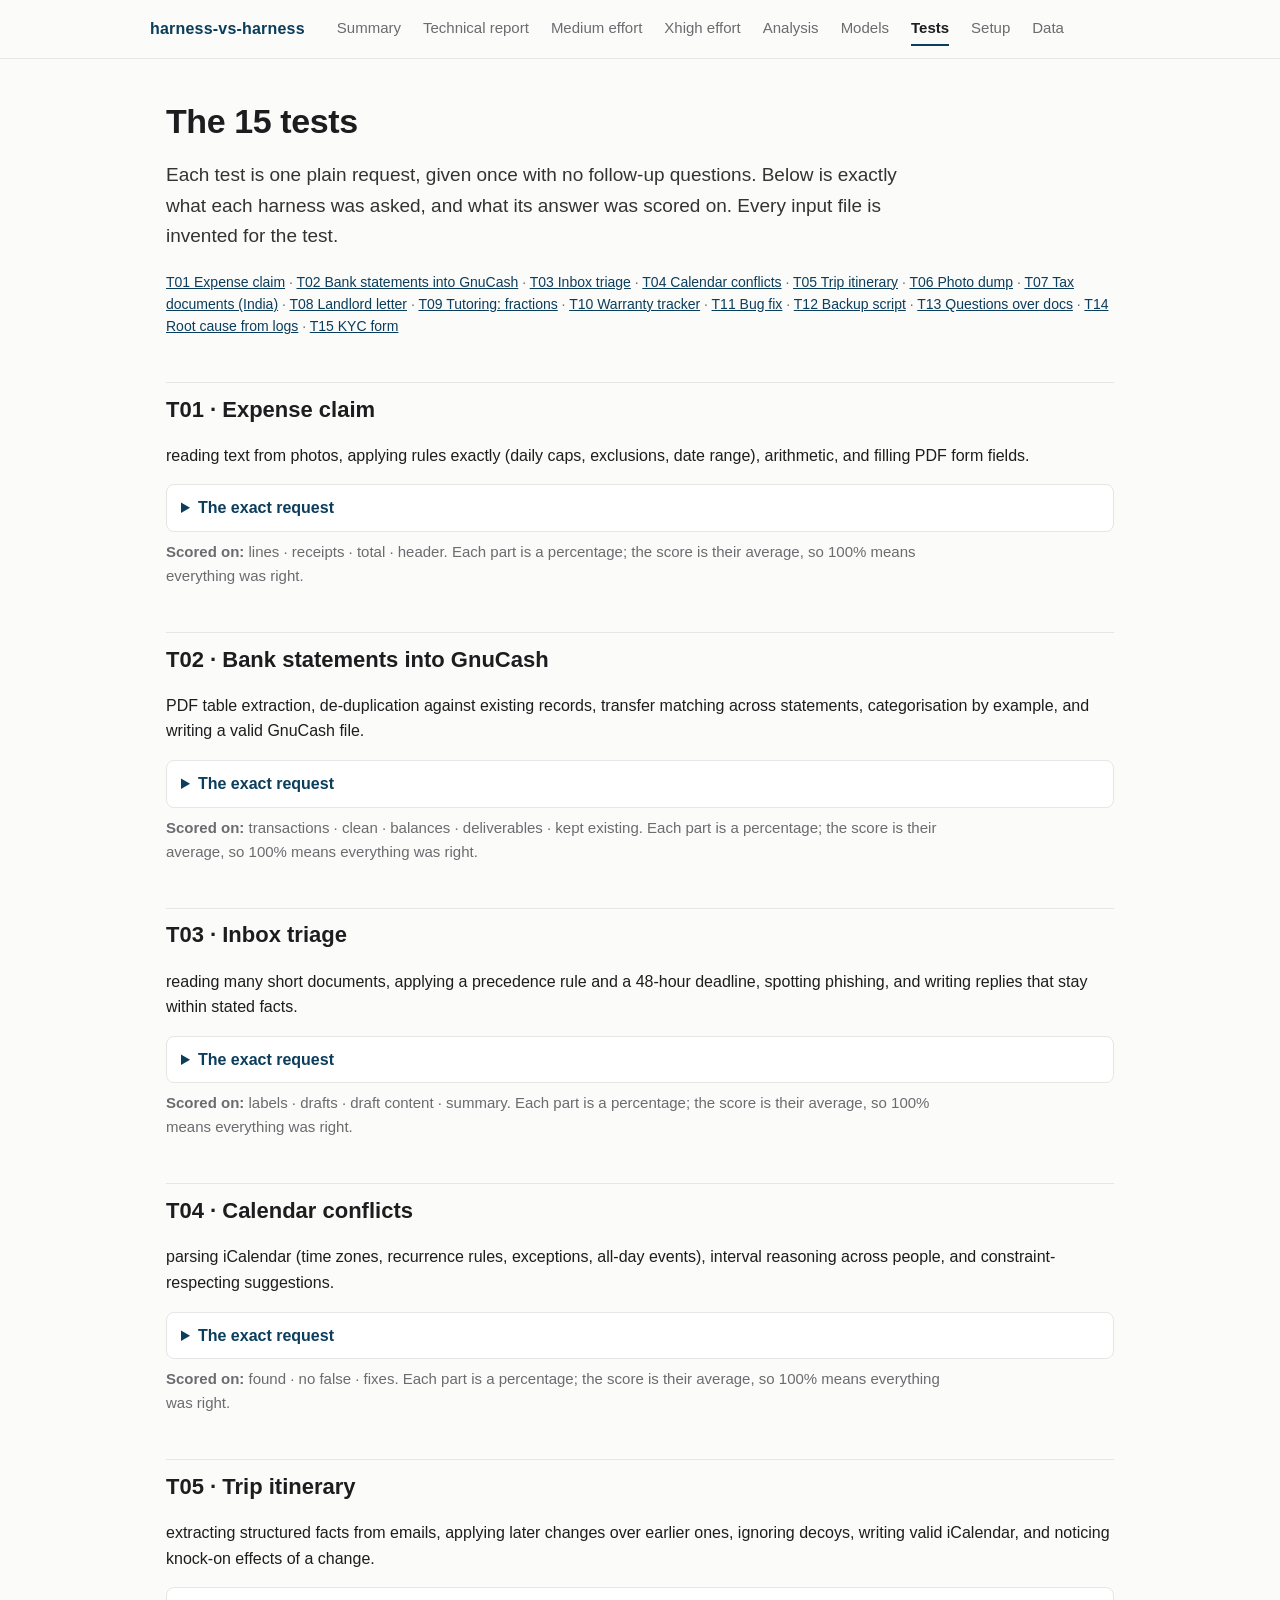
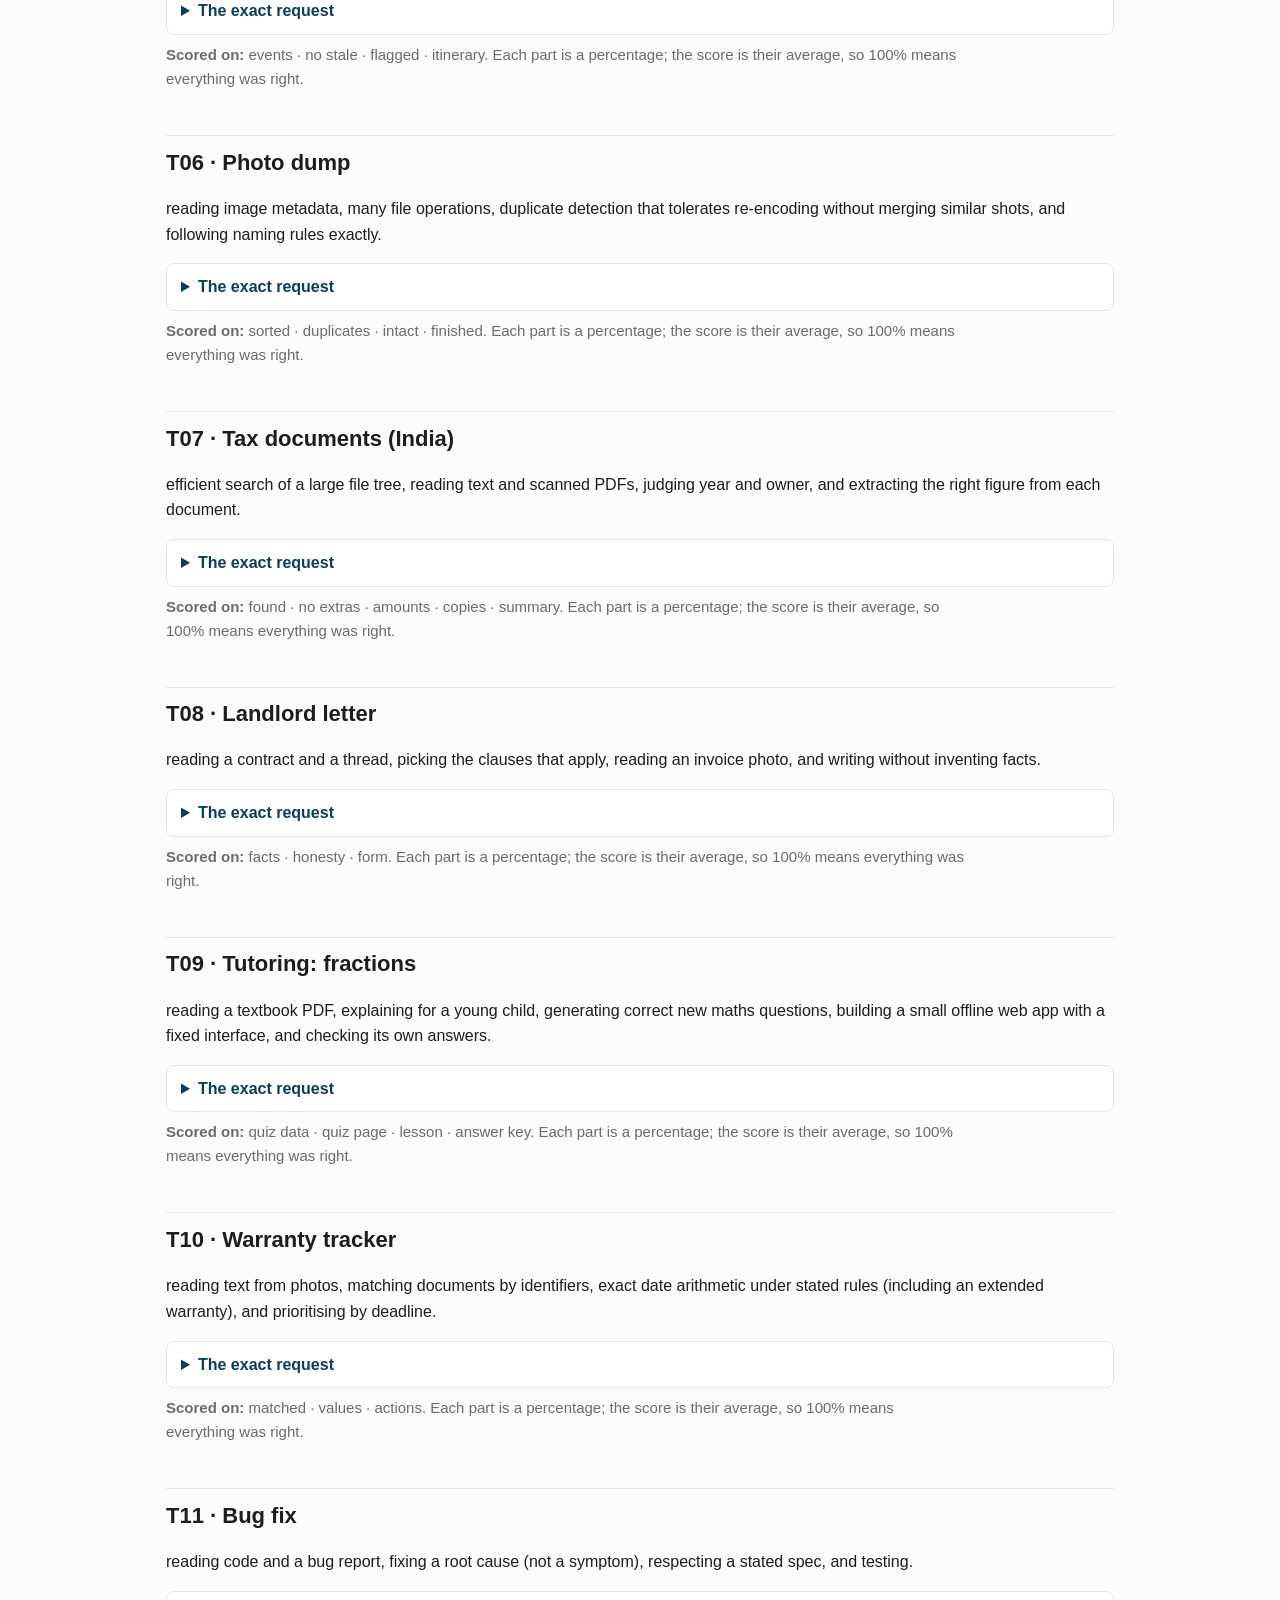
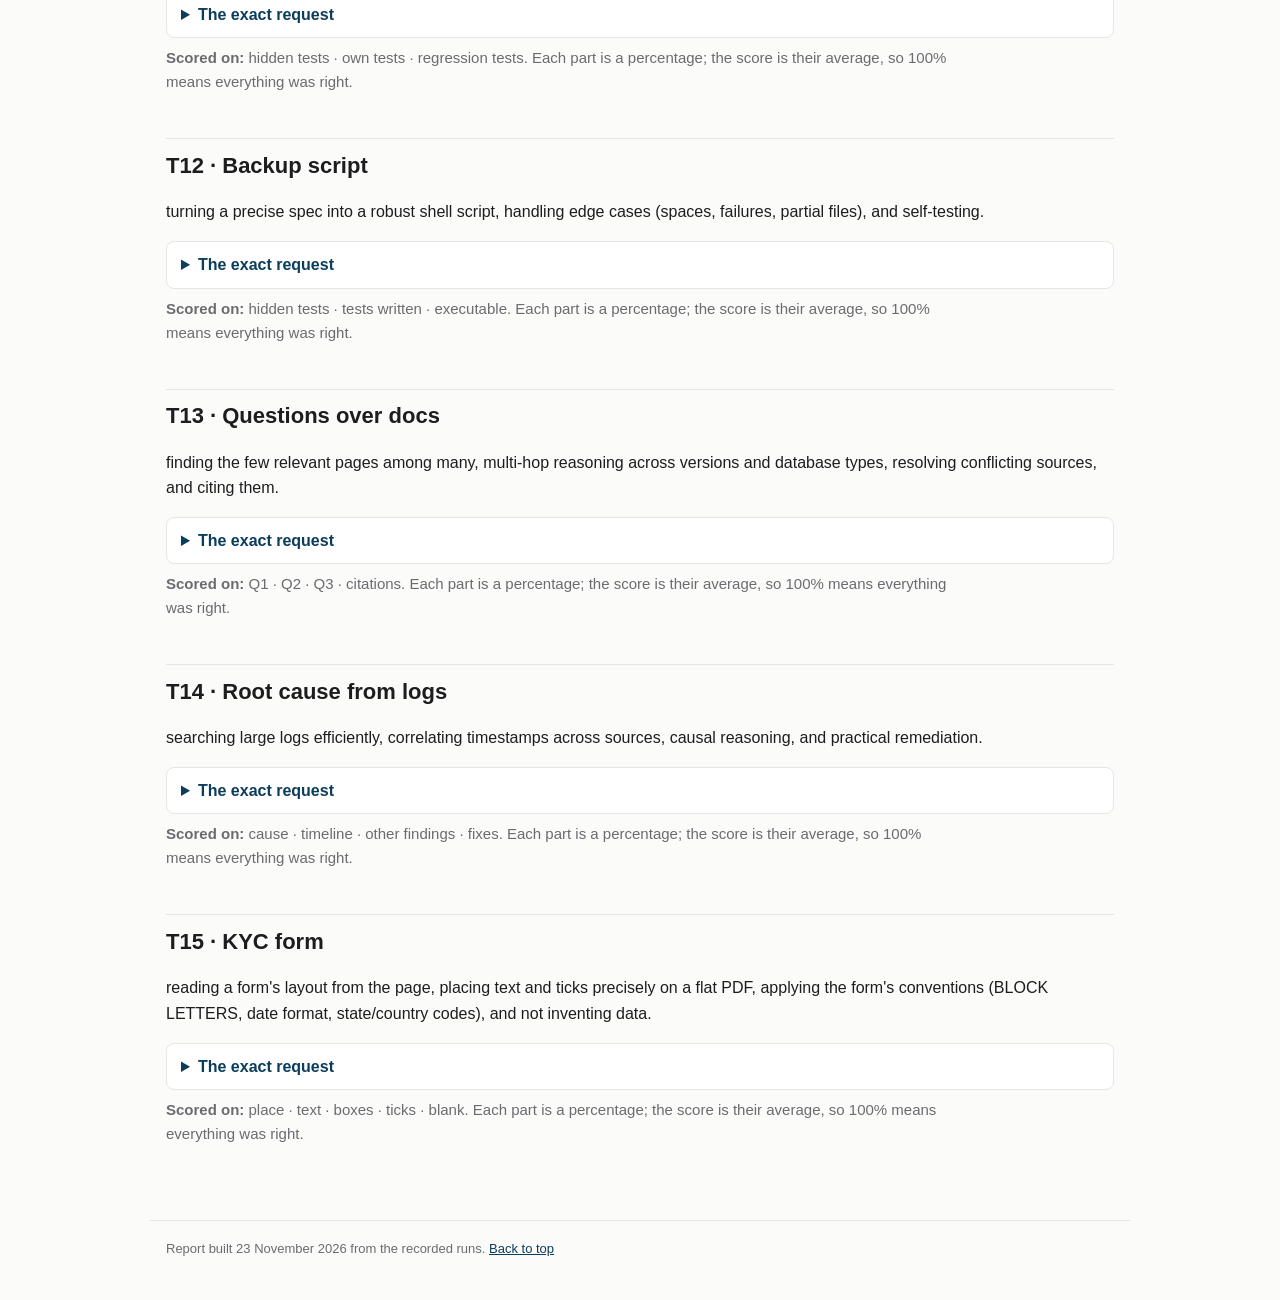
<file: tests.html>
<!doctype html><html lang="en"><head><meta charset="utf-8"><meta name="viewport" content="width=device-width,initial-scale=1"><title>The 15 tests</title><link rel="stylesheet" href="assets/style.css"></head><body><nav><span class="brand">harness-vs-harness</span><a href="index.html">Summary</a><a href="report.html">Technical report</a><a href="qwen3-8-flash-next-medium.html">Medium effort</a><a href="qwen3-8-flash-next-xhigh.html">Xhigh effort</a><a href="analysis.html">Analysis</a><a href="models.html">Models</a><a href="tests.html" class=on>Tests</a><a href="setup.html">Setup</a><a href="data.html">Data</a></nav><main><h1 id="top">The 15 tests</h1><p class="lead">Each test is one plain request, given once with no follow-up questions. Below is exactly what each harness was asked, and what its answer was scored on. Every input file is invented for the test.</p><p class="toc"><a href="#T01">T01 Expense claim</a> · <a href="#T02">T02 Bank statements into GnuCash</a> · <a href="#T03">T03 Inbox triage</a> · <a href="#T04">T04 Calendar conflicts</a> · <a href="#T05">T05 Trip itinerary</a> · <a href="#T06">T06 Photo dump</a> · <a href="#T07">T07 Tax documents (India)</a> · <a href="#T08">T08 Landlord letter</a> · <a href="#T09">T09 Tutoring: fractions</a> · <a href="#T10">T10 Warranty tracker</a> · <a href="#T11">T11 Bug fix</a> · <a href="#T12">T12 Backup script</a> · <a href="#T13">T13 Questions over docs</a> · <a href="#T14">T14 Root cause from logs</a> · <a href="#T15">T15 KYC form</a></p><h2 id="T01">T01 · Expense claim</h2><p>reading text from photos, applying rules exactly (daily caps, exclusions, date range), arithmetic, and filling PDF form fields.</p><details><summary>The exact request</summary><pre class="prompt">I&#x27;m back from a work trip to Bengaluru and need to file my expense claim.

In `input/` are photos of the receipts I kept (`receipts/`), my company&#x27;s expense policy (`Travel_and_Expense_Policy_v3.2.pdf`), the claim form (`Expense_Claim_Form_EC-1.pdf`, a fillable PDF) and my trip details (`trip_note.txt`).

Work out what I can claim under the policy and fill in the form: the header, one line per claim the way the policy says, and the total. Today is 7 November 2026; put that date and my name in the declaration.

Save the filled form as `output/Expense_Claim_EC-1_filled.pdf` (keep it a fillable PDF) and leave the original untouched. When you&#x27;re done, tell me briefly what you left out and why.

Work on your own until it&#x27;s done; don&#x27;t ask me questions.</pre></details><p class="how"><b>Scored on:</b> lines · receipts · total · header. Each part is a percentage; the score is their average, so 100% means everything was right.</p><h2 id="T02">T02 · Bank statements into GnuCash</h2><p>PDF table extraction, de-duplication against existing records, transfer matching across statements, categorisation by example, and writing a valid GnuCash file.</p><details><summary>The exact request</summary><pre class="prompt">My household accounts are in GnuCash and I&#x27;ve fallen behind. Please bring the book up to date from my latest statements.

In `input/`, `Mehta_household.gnucash` is my book. It&#x27;s complete up to the end of September for both bank accounts and up to the 15 September credit-card statement, plus a couple of October entries I typed in by hand. `statements/` has three PDFs: Peacock Bank (October 2026), Banyan Bank (1 Sep to 31 Oct 2026) and the Banyan credit card statement dated 15 Oct 2026.

Add every transaction from the statements that isn&#x27;t already in the book, each once, to the right existing account. Follow how I&#x27;ve categorised similar things before, use `Expenses:Miscellaneous` only if you genuinely can&#x27;t tell, and don&#x27;t create new accounts. Transfers between my own accounts aren&#x27;t income or expenses. When you&#x27;re done the balances in the book should match the statements (bank accounts at 31 Oct, card at 15 Oct).

Update the book itself and leave it closed, so I can open it normally in GnuCash afterwards. Keep a copy of the original as `output/Mehta_household.before.gnucash`. Tell me briefly what you added and anything you skipped.

Work on your own until it&#x27;s done; don&#x27;t ask me questions.</pre></details><p class="how"><b>Scored on:</b> transactions · clean · balances · deliverables · kept existing. Each part is a percentage; the score is their average, so 100% means everything was right.</p><h2 id="T03">T03 · Inbox triage</h2><p>reading many short documents, applying a precedence rule and a 48-hour deadline, spotting phishing, and writing replies that stay within stated facts.</p><details><summary>The exact request</summary><pre class="prompt">Please triage my inbox. It&#x27;s Saturday 7 November 2026, 9:00 am (IST).

In `input/` are my unread emails (`inbox/`, one .eml each), `contacts.csv` (who&#x27;s who) and `my_notes.md` (my availability and decisions for next week).

Label every email with one of: **Urgent** (I must act within the next 48 hours, or money is at risk, such as suspected fraud or a payment about to incur a penalty), **Action** (needs a reply or action from me, but later), **FYI** (nothing needed from me) or **Junk** (promotions, newsletters, scams, phishing). If it could be two, take the more urgent. Save these as `output/labels.csv` with columns `file,label,reason` (one short sentence).

For every Urgent or Action email from family, Ishaan&#x27;s school or my landlord, write a short reply in my voice (friendly, plain English, signed Arjun) based on my notes. Don&#x27;t promise money, dates or anything else my notes don&#x27;t cover; if I haven&#x27;t decided something, say so politely. Save each as `output/drafts/&lt;email file name without .eml&gt;.txt`, starting with `To:` and `Subject:` lines.

Finally write `output/summary.md`: what I need to do first, and by when.

Don&#x27;t send anything.

Work on your own until it&#x27;s done; don&#x27;t ask me questions.</pre></details><p class="how"><b>Scored on:</b> labels · drafts · draft content · summary. Each part is a percentage; the score is their average, so 100% means everything was right.</p><h2 id="T04">T04 · Calendar conflicts</h2><p>parsing iCalendar (time zones, recurrence rules, exceptions, all-day events), interval reasoning across people, and constraint-respecting suggestions.</p><details><summary>The exact request</summary><pre class="prompt">Our family calendars are a mess. Please check next week, Monday 9 to Sunday 15 November 2026, for conflicts and suggest fixes.

In `input/` are exports of my calendar (`arjun.ics`), my wife Kavya&#x27;s (`kavya.ics`) and Ishaan&#x27;s school events (`ishaan_school.ics`). Use Indian time. Events marked &quot;(optional)&quot; don&#x27;t count.

I care about two kinds of conflict: two events overlapping in the same person&#x27;s calendar, and a school event that needs a parent when both Kavya and I are busy. For each, suggest a fix that doesn&#x27;t cause a new clash.

Write `output/conflicts.json`: a list with one object per conflict, `{&quot;type&quot;: &quot;double-booking&quot; or &quot;no-parent&quot;, &quot;date&quot;: &quot;YYYY-MM-DD&quot;, &quot;event_uids&quot;: [every UID involved, as written in the .ics files], &quot;suggested_fix&quot;: &quot;...&quot;}`. Don&#x27;t change the .ics files.

Work on your own until it&#x27;s done; don&#x27;t ask me questions.</pre></details><p class="how"><b>Scored on:</b> found · no false · fixes. Each part is a percentage; the score is their average, so 100% means everything was right.</p><h2 id="T05">T05 · Trip itinerary</h2><p>extracting structured facts from emails, applying later changes over earlier ones, ignoring decoys, writing valid iCalendar, and noticing knock-on effects of a change.</p><details><summary>The exact request</summary><pre class="prompt">We&#x27;re going to Goa for Makar Sankranti: me, Kavya and Ishaan. The booking emails are all over my inbox; please turn them into one clean itinerary.

`input/emails/` has the travel emails I could find (.eml files). Use the latest information in them.

Write `output/itinerary.md`: day by day, every booked item with time, place and booking reference, all in IST. At the top, flag anything that doesn&#x27;t fit together and what I should do about it.

Also write `output/goa_trip.ics`: one calendar event per booked item that has a time, in IST, with the booking reference in the description, so I can import it into Google Calendar.

Work on your own until it&#x27;s done; don&#x27;t ask me questions.</pre></details><p class="how"><b>Scored on:</b> events · no stale · flagged · itinerary. Each part is a percentage; the score is their average, so 100% means everything was right.</p><h2 id="T06">T06 · Photo dump</h2><p>reading image metadata, many file operations, duplicate detection that tolerates re-encoding without merging similar shots, and following naming rules exactly.</p><details><summary>The exact request</summary><pre class="prompt">My phone photos are all dumped in one folder, `input/PhoneDump/`, and I want them organised. Treat `input/` as my Pictures folder; `input/events.txt` lists dates of family events.

Move each photo into `input/Sorted/&lt;year&gt;/&lt;YYYY-MM-DD&gt;/`, using the date it was taken (from the photo&#x27;s own metadata, not the file name). If that date is in `events.txt`, name the folder `&lt;YYYY-MM-DD&gt; - &lt;event name&gt;`, exactly as written there.

A photo saved twice is a duplicate: keep the best-quality copy in `Sorted/` and move the others to `input/Duplicates/`. Burst shots are different photos, not duplicates. Photos with no date taken that aren&#x27;t duplicates go in `input/Sorted/Undated/`. Keep the original file names, don&#x27;t edit the images, and don&#x27;t delete anything.

Work on your own until it&#x27;s done; don&#x27;t ask me questions.</pre></details><p class="how"><b>Scored on:</b> sorted · duplicates · intact · finished. Each part is a percentage; the score is their average, so 100% means everything was right.</p><h2 id="T07">T07 · Tax documents (India)</h2><p>efficient search of a large file tree, reading text and scanned PDFs, judging year and owner, and extracting the right figure from each document.</p><details><summary>The exact request</summary><pre class="prompt">I need to file my income tax return in India for financial year 2025-26 (assessment year 2026-27) under the old tax regime. My documents are scattered across my computer; `input/home/` is my home folder, so search it.

I need these, for me (Arjun Mehta, PAN ZZAPM4821Q) and for FY 2025-26 (1 April 2025 to 31 March 2026): Form 16, AIS / Form 26AS, Form 16A and bank interest certificates, rent receipts (for HRA, with my landlord&#x27;s PAN), section 80C proofs (PPF, ELSS, life-insurance premium, my son&#x27;s tuition fees), section 80D health-insurance premium receipts (for us and for my parents), capital-gains statements, and section 80G donation receipts.

Copy (don&#x27;t move) each one into `input/home/tax-FY2025-26/`, keeping its file name. Then write `output/tax_index.csv` with columns `file,original_path,type,issuer,amount`: `original_path` relative to `input/home/`; `type` such as &quot;80C - PPF&quot;; `amount` in rupees without commas, being the tax deducted for Form 16 / 16A, total interest for interest certificates, total paid for premiums, rent, PPF/ELSS and donations, net capital gain for the capital-gains statement, only the tuition-fee part for school fees, and blank for AIS / 26AS.

Also write `output/tax_summary.md`: totals for 80C, 80D and 80G, total rent and total TDS, and anything you expected to find but couldn&#x27;t.

Work on your own until it&#x27;s done; don&#x27;t ask me questions.</pre></details><p class="how"><b>Scored on:</b> found · no extras · amounts · copies · summary. Each part is a percentage; the score is their average, so 100% means everything was right.</p><h2 id="T08">T08 · Landlord letter</h2><p>reading a contract and a thread, picking the clauses that apply, reading an invoice photo, and writing without inventing facts.</p><details><summary>The exact request</summary><pre class="prompt">I need to write a firm but polite letter to my landlord, Prakash Joshi, about the plumbing repair I paid for and the rent increase he&#x27;s announced.

In `input/` are our rental agreement (`Leave_and_Licence_Agreement_Flat402.pdf`), our email thread about the kitchen leak and his latest email (`emails/`), and the plumber&#x27;s invoice (`plumber_invoice.jpg`).

The letter should explain, with dates, how the repair came about and why the agreement lets me deduct its cost from the rent, and say how much and from which payment. It should respond to the rent increase based on what the agreement says, and cite the clause numbers it relies on. Use only facts from these documents; nothing invented. Under 400 words, dated 7 November 2026, from me (Arjun Mehta, Flat 402, Shubham Residency), ready to send by email.

Save it as `output/letter_to_landlord.md`.

Work on your own until it&#x27;s done; don&#x27;t ask me questions.</pre></details><p class="how"><b>Scored on:</b> facts · honesty · form. Each part is a percentage; the score is their average, so 100% means everything was right.</p><h2 id="T09">T09 · Tutoring: fractions</h2><p>reading a textbook PDF, explaining for a young child, generating correct new maths questions, building a small offline web app with a fixed interface, and checking its own answers.</p><details><summary>The exact request</summary><pre class="prompt">My son Ishaan is in Class 5 (CBSE) and struggling with fractions. His textbook chapter is `input/NCERT_Class5_MathsMela_Ch2_Fractions.pdf` (pages 17 to 31 as printed in the book). Please help me teach it:

1. `output/lesson.md`: the chapter&#x27;s ideas for a 10-year-old, in simple words and short sentences, in the order the chapter teaches them. Use the chapter&#x27;s examples and a few everyday Indian ones (rotis, laddoos, a cricket over), only maths from the chapter, with the page for each idea. Under 1,200 words.
2. `output/quiz.json`: 10 new questions (not copied from the chapter), a mix of multiple-choice, fill-in-the-blank and type-the-answer. Each one: `{&quot;id&quot;: 1, &quot;type&quot;: &quot;mcq&quot; | &quot;fill&quot; | &quot;number&quot;, &quot;question&quot;: &quot;...&quot;, &quot;options&quot;: [...] (mcq only), &quot;answer&quot;: &quot;...&quot;, &quot;expression&quot;: &quot;...&quot;, &quot;explanation&quot;: &quot;...&quot;, &quot;page&quot;: N}`. Give numeric answers as whole numbers, decimals or fractions like &quot;3/2&quot; (no mixed numbers), and `expression` as plain arithmetic (integers and + - * / with brackets, e.g. &quot;3/4 - 1/4&quot;) that equals the answer, or null if the answer isn&#x27;t a number.
3. `output/quiz.html`: one self-contained page that works offline and shows those 10 questions (data embedded in the page). He answers them, presses a button with `id=&quot;submit&quot;`, and sees his score like &quot;7/10&quot; in an element with `id=&quot;score&quot;`, plus the explanation for each question he got wrong. Each question&#x27;s container has a `data-qid` attribute holding its id. Friendly, and big enough for a tablet.
4. `output/answer_key.md`: each question, its answer, a one-line worked solution and the chapter page.

Check your answers carefully; he will learn whatever the key says.

Work on your own until it&#x27;s done; don&#x27;t ask me questions.</pre></details><p class="how"><b>Scored on:</b> quiz data · quiz page · lesson · answer key. Each part is a percentage; the score is their average, so 100% means everything was right.</p><h2 id="T10">T10 · Warranty tracker</h2><p>reading text from photos, matching documents by identifiers, exact date arithmetic under stated rules (including an extended warranty), and prioritising by deadline.</p><details><summary>The exact request</summary><pre class="prompt">I keep photos of receipts and of the labels on things we buy, but I never know what I can still return or claim under warranty. Today is 7 November 2026.

`input/photos/` has the photos, receipts and labels mixed up; match each label to its receipt (brand, model, serial number). For each item work out:
- the last day to return: the purchase date plus the number of days the receipt allows (none if it says no returns or replacement only);
- the last day of warranty: N months from purchase ends the day before the same date N months later (1 year from 10 March 2026 ends on 9 March 2027); an extended warranty on the receipt adds its length after the manufacturer&#x27;s;
- a status: **Returnable now** if today is on or before the last return day, otherwise **Under warranty** if today is on or before the warranty end, otherwise **Expired**; **Unknown** if there&#x27;s no receipt.

Write `output/warranty_tracker.csv` with columns `item,brand,model,serial,store,purchase_date,return_by,warranty_until,status,receipt_photo,label_photo` (dates as YYYY-MM-DD, blank where they don&#x27;t apply), and `output/actions.md`: what I should do and by when, most urgent first, especially anything running out in the next 30 days.

Work on your own until it&#x27;s done; don&#x27;t ask me questions.</pre></details><p class="how"><b>Scored on:</b> matched · values · actions. Each part is a percentage; the score is their average, so 100% means everything was right.</p><h2 id="T11">T11 · Bug fix</h2><p>reading code and a bug report, fixing a root cause (not a symptom), respecting a stated spec, and testing.</p><details><summary>The exact request</summary><pre class="prompt">`input/billsplit/` is a small Python library I maintain. Please fix the bug reported in `input/billsplit/ISSUE.md`: fix the root cause, following the rules in the project README; keep the public functions and the existing tests working; add regression tests for the bug under `tests/`; and make sure the whole suite passes. Tell me briefly what the cause was and how you checked.

Work on your own until it&#x27;s done; don&#x27;t ask me questions.</pre></details><p class="how"><b>Scored on:</b> hidden tests · own tests · regression tests. Each part is a percentage; the score is their average, so 100% means everything was right.</p><h2 id="T12">T12 · Backup script</h2><p>turning a precise spec into a robust shell script, handling edge cases (spaces, failures, partial files), and self-testing.</p><details><summary>The exact request</summary><pre class="prompt">I want a reliable backup script for my laptop. The requirements are in `input/SPEC.md`; follow them precisely, including the exit codes and the edge cases. Write the script as `output/backup.sh` (executable). Test it properly yourself, including the error cases (`input/sample/Family Docs/` is a small folder to try it on; copy it somewhere first), and save the tests you used as `output/backup_tests.sh` or `output/test_backup.py`.

Work on your own until it&#x27;s done; don&#x27;t ask me questions.</pre></details><p class="how"><b>Scored on:</b> hidden tests · tests written · executable. Each part is a percentage; the score is their average, so 100% means everything was right.</p><h2 id="T13">T13 · Questions over docs</h2><p>finding the few relevant pages among many, multi-hop reasoning across versions and database types, resolving conflicting sources, and citing them.</p><details><summary>The exact request</summary><pre class="prompt">I self-host Tidewater (a photo backup server) and I&#x27;m planning an upgrade. Its documentation is in `input/docs/`; answer using only these docs.

My setup: Tidewater 3.4 on a Raspberry Pi 5 with the default SQLite database. My `tidewater.yaml` contains `max_upload_threads: 6`.

1. What&#x27;s the maximum number of parallel upload workers a single user can have on my setup, and which configuration key sets it?
2. What&#x27;s the default for that setting, and why was it changed?
3. If I upgrade to 3.5 without touching my config, what happens? What should I do instead, and what will my upload-worker setting be afterwards?

Write the answers to `output/answer.md`, citing the doc files (paths relative to `input/docs/`).

Work on your own until it&#x27;s done; don&#x27;t ask me questions.</pre></details><p class="how"><b>Scored on:</b> Q1 · Q2 · Q3 · citations. Each part is a percentage; the score is their average, so 100% means everything was right.</p><h2 id="T14">T14 · Root cause from logs</h2><p>searching large logs efficiently, correlating timestamps across sources, causal reasoning, and practical remediation.</p><details><summary>The exact request</summary><pre class="prompt">My home server (`nas01`) runs our family photo cloud. This morning the phones show &quot;server unavailable&quot;. I&#x27;ve copied the relevant logs and config into `input/`: `logs/` (syslog, kern.log, auth.log, nginx, PostgreSQL, the HomeCloud app, the nightly backup log and disk-usage monitoring, from 6 Nov 22:00 to 7 Nov 08:00 IST), plus `etc/fstab` and `scripts/nightly-backup.sh`. The server itself isn&#x27;t available to you.

Please find out what happened and write `output/incident_report.md`: the root cause in a few sentences; what went wrong first, and when; which service failed first from the users&#x27; point of view, and when; a timeline from the first problem to the outage, each step with its timestamp and the log line that shows it; anything else in the logs I should worry about; how to get the service back safely without losing photos; and how to stop it happening again.

Work on your own until it&#x27;s done; don&#x27;t ask me questions.</pre></details><p class="how"><b>Scored on:</b> cause · timeline · other findings · fixes. Each part is a percentage; the score is their average, so 100% means everything was right.</p><h2 id="T15">T15 · KYC form</h2><p>reading a form&#x27;s layout from the page, placing text and ticks precisely on a flat PDF, applying the form&#x27;s conventions (BLOCK LETTERS, date format, state/country codes), and not inventing data.</p><details><summary>The exact request</summary><pre class="prompt">Please fill in my KYC application form: it&#x27;s `input/CKYC_FORM.pdf`, and my details are in `input/my_details.md`.

Use only what&#x27;s in my details. Don&#x27;t make anything up, and leave blank anything I haven&#x27;t given you or that isn&#x27;t mine to fill: the bank&#x27;s own sections, my signature, my photo. In the declaration, use today&#x27;s date, 7 November 2026, and put Pune as the place.

Save the filled form as `output/CKYC_FORM_filled.pdf` and don&#x27;t change the original.

Work on your own until it&#x27;s done; don&#x27;t ask me questions.</pre></details><p class="how"><b>Scored on:</b> place · text · boxes · ticks · blank. Each part is a percentage; the score is their average, so 100% means everything was right.</p></main><footer>Report built 23 November 2026 from the recorded runs. <a href="#top">Back to top</a></footer></body></html>
</file>
<file: assets/style.css>
:root { --ink:#1d1d1f; --muted:#6b6b70; --line:#e6e6e3; --bg:#fbfbfa; --accent:#0b3d5c; }
* { box-sizing: border-box; }
html { scroll-behavior: smooth; scroll-padding-top: 64px; }
body { margin:0; background:var(--bg); color:var(--ink); font:16px/1.6 -apple-system,BlinkMacSystemFont,"Segoe UI",Roboto,Helvetica,Arial,sans-serif; }
nav { position:sticky; top:0; z-index:10; display:flex; flex-wrap:wrap; gap:6px 22px; align-items:center; padding:12px max(16px,calc((100% - 980px)/2));
      background:rgba(251,251,250,.94); backdrop-filter:blur(6px); border-bottom:1px solid var(--line); }
nav .brand { font-weight:700; letter-spacing:.2px; color:var(--accent); margin-right:10px; }
nav a { color:var(--muted); text-decoration:none; padding:4px 0; border-bottom:2px solid transparent; font-size:15px; }
nav a:hover { color:var(--ink); }
nav a.on { color:var(--ink); border-bottom-color:var(--accent); font-weight:600; }
main { max-width:980px; margin:0 auto; padding:28px 16px 60px; }
h1 { font-size:34px; line-height:1.2; margin:.4em 0 .3em; letter-spacing:-.4px; }
h2 { font-size:22px; margin:2em 0 .3em; padding-top:.4em; border-top:1px solid var(--line); }
h3 { margin:.2em 0; }
.lead { font-size:19px; color:#333; max-width:760px; }
.toc { font-size:14px; color:var(--muted); }
.toc a, .how a, footer a, .panel a { color:var(--accent); }
.how { color:var(--muted); font-size:15px; max-width:800px; margin:.2em 0 .9em; }
img { max-width:100%; height:auto; display:block; margin:6px 0 4px; }
.keys { font-size:12.5px; color:var(--muted); line-height:1.7; }
.cards { display:flex; flex-wrap:wrap; gap:16px; margin:14px 0 6px; }
.card { flex:1 1 210px; background:#fff; border:1px solid var(--line); border-radius:10px; padding:14px 18px 12px; box-shadow:0 1px 2px rgba(0,0,0,.04); }
.card .big { font-size:42px; font-weight:700; line-height:1.05; margin-top:4px; }
.card .lab { color:var(--muted); font-size:13px; margin-bottom:8px; }
.card .row { font-size:14.5px; }
.panel { background:#fff; border:1px solid var(--line); border-radius:12px; padding:6px 22px 14px; margin:18px 0; }
.panel h3 a { text-decoration:none; font-size:20px; }
footer { max-width:980px; margin:0 auto; padding:18px 16px 40px; color:var(--muted); font-size:13px; border-top:1px solid var(--line); }
#plot3d { width:100%; }
@media (max-width:600px) { h1 { font-size:27px; } .lead { font-size:17px; } }

details { margin:.5em 0 1em; } summary { cursor:pointer; color:var(--accent); font-weight:600; }
pre.prompt { white-space:pre-wrap; background:#fff; border:1px solid var(--line); border-radius:8px; padding:14px 16px; font:14px/1.55 ui-monospace,Menlo,Consolas,monospace; }
.scroll { overflow-x:auto; } table { border-collapse:collapse; width:100%; background:#fff; font-size:14.5px; margin:.6em 0; }
th, td { border-bottom:1px solid var(--line); padding:7px 10px; text-align:left; } th { background:#f3f3f1; font-weight:600; }
table.data tr:nth-child(even) td { background:#fafaf8; } main code { background:#f0f0ee; padding:1px 5px; border-radius:4px; font-size:.92em; }
main h3 { margin-top:1.4em; }
main pre { overflow-x:auto; background:#fff; border:1px solid var(--line); border-radius:8px; padding:12px 14px; font-size:13.5px; line-height:1.5; }
main pre code { background:none; padding:0; font-size:inherit; }
table thead tr:has(th:empty) { display:none; }

.note { background:#fff8e6; border:1px solid #f0dfa8; border-left:5px solid #e0a800; border-radius:8px; padding:4px 20px 8px; margin:22px 0; }
.note h3 { margin:.7em 0 .2em; }

.muted { color:var(--muted); font-weight:400; font-size:.85em; }
.figcard { background:#fff; border:2px solid #b8b8b2; border-radius:10px; padding:4px 20px 12px; margin:26px 0; box-shadow:0 1px 3px rgba(0,0,0,.05); }
.figcard h3 { margin:.6em 0 .1em; }
.figcard img { margin:4px 0 0; }
.sc { text-align:center; font-weight:700; min-width:64px; }
h4 { margin:1.6em 0 .2em; font-size:17px; }
h3.sub { border-top:1px solid var(--line); padding-top:.6em; margin-top:1.8em; }
table.glance td, table.glance th { padding:5px 9px; }
.legend { display:flex; flex-wrap:wrap; gap:6px 16px; margin:8px 0 12px; font-size:13.5px; }
.lg { display:inline-flex; align-items:center; gap:5px; }
.tc { display:inline-block; width:14px; height:14px; margin:2px; border-radius:3px; box-sizing:border-box; vertical-align:middle; }
.tc.err { box-shadow:0 0 0 2px #d00; margin:3px; }
details { background:#fff; border:1px solid var(--line); border-radius:8px; padding:6px 14px; margin:8px 0; }
details > summary { cursor:pointer; padding:4px 0; }
.strip { display:flex; gap:12px; align-items:flex-start; margin:6px 0; }
.strip .lab { width:74px; flex:none; font-size:13px; color:var(--muted); line-height:1.25; }
.strip .sc2 { font-weight:700; color:var(--ink); }
.strip .sq { flex:1; }
.strip .cn { font-size:12.5px; color:var(--muted); margin-top:1px; }

.report { max-width:760px; margin:0 auto; }
.report h1 { font-size:30px; }
.report h3 { margin-top:1.8em; }
.report p { margin:.7em 0; }
.report figure { margin:20px 0 26px; }
.report figcaption { color:var(--muted); font-size:14px; margin-top:4px; }
.report .cap { color:var(--muted); font-size:14px; margin:1.2em 0 .2em; }
.report table { width:auto; min-width:60%; }

.report figure.diagram svg { width:100%; height:auto; display:block; background:#fff; border:1px solid var(--line); border-radius:10px; }
</file>
